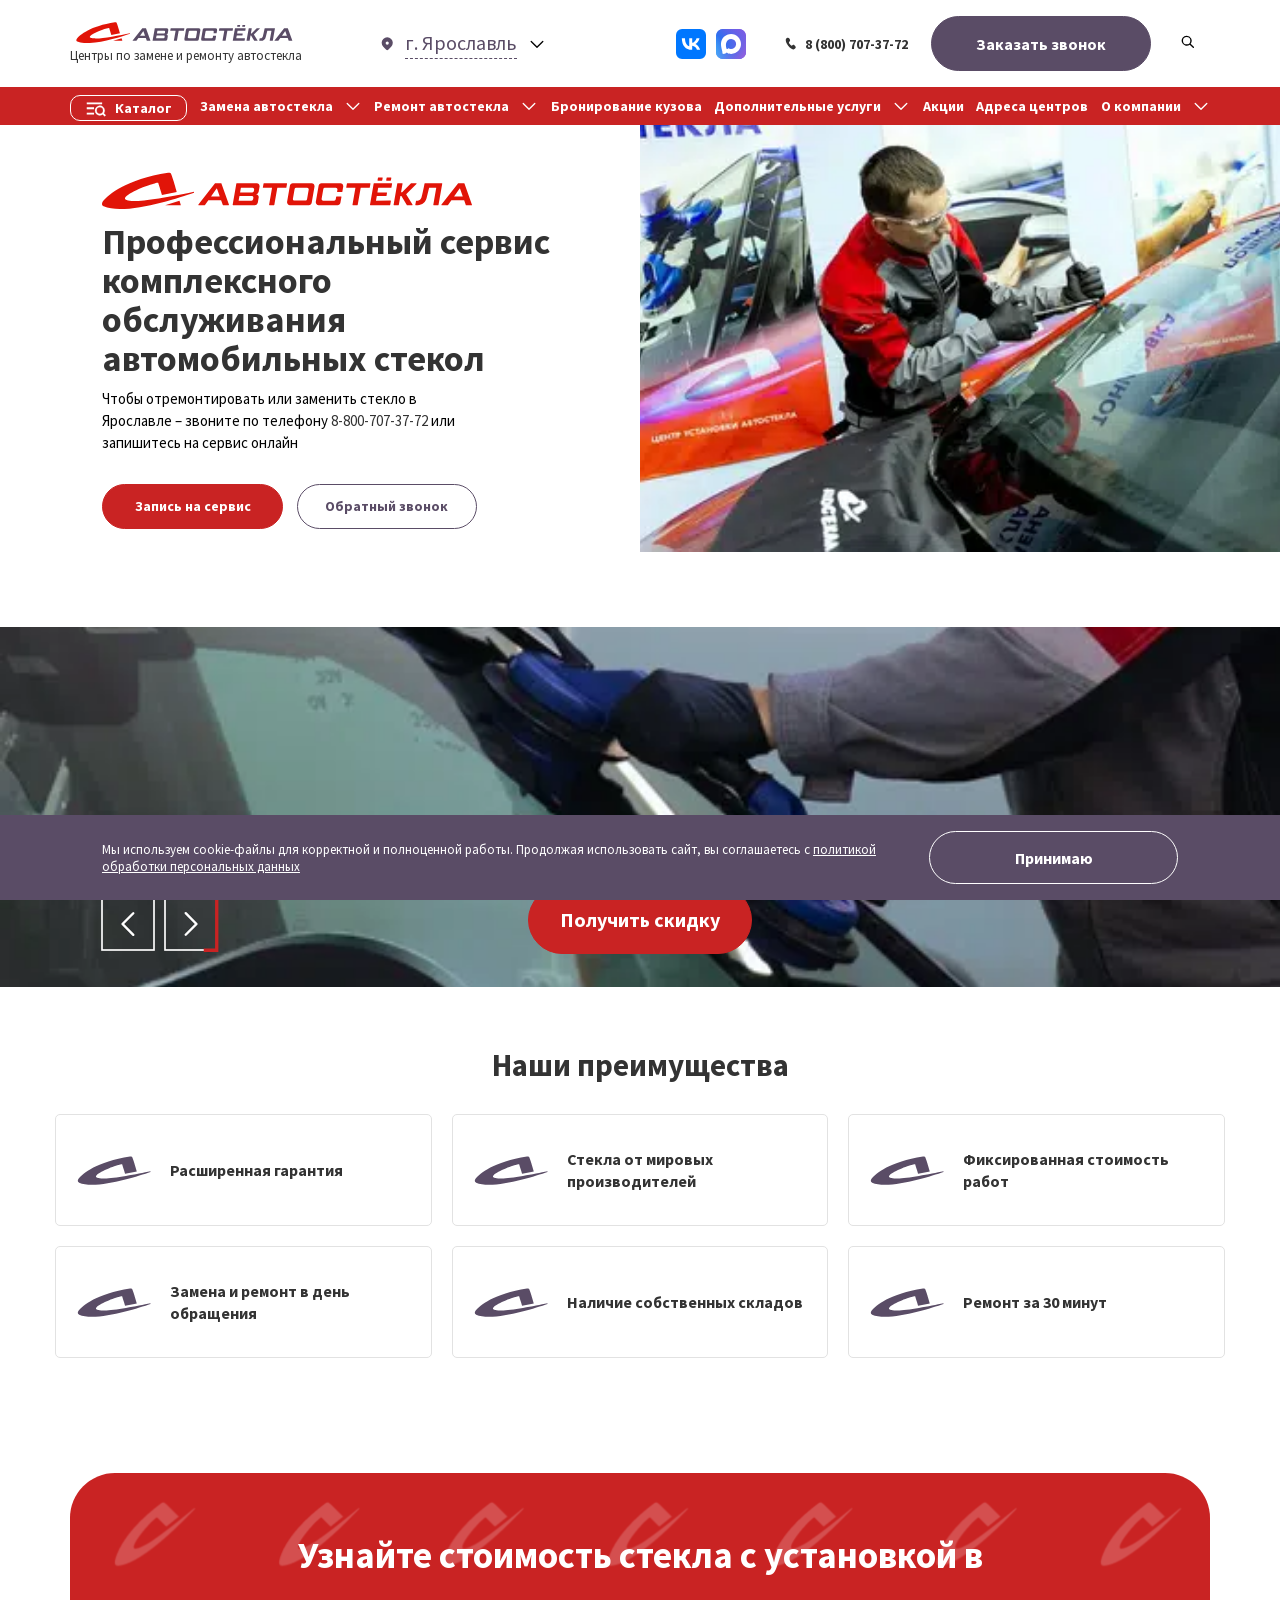
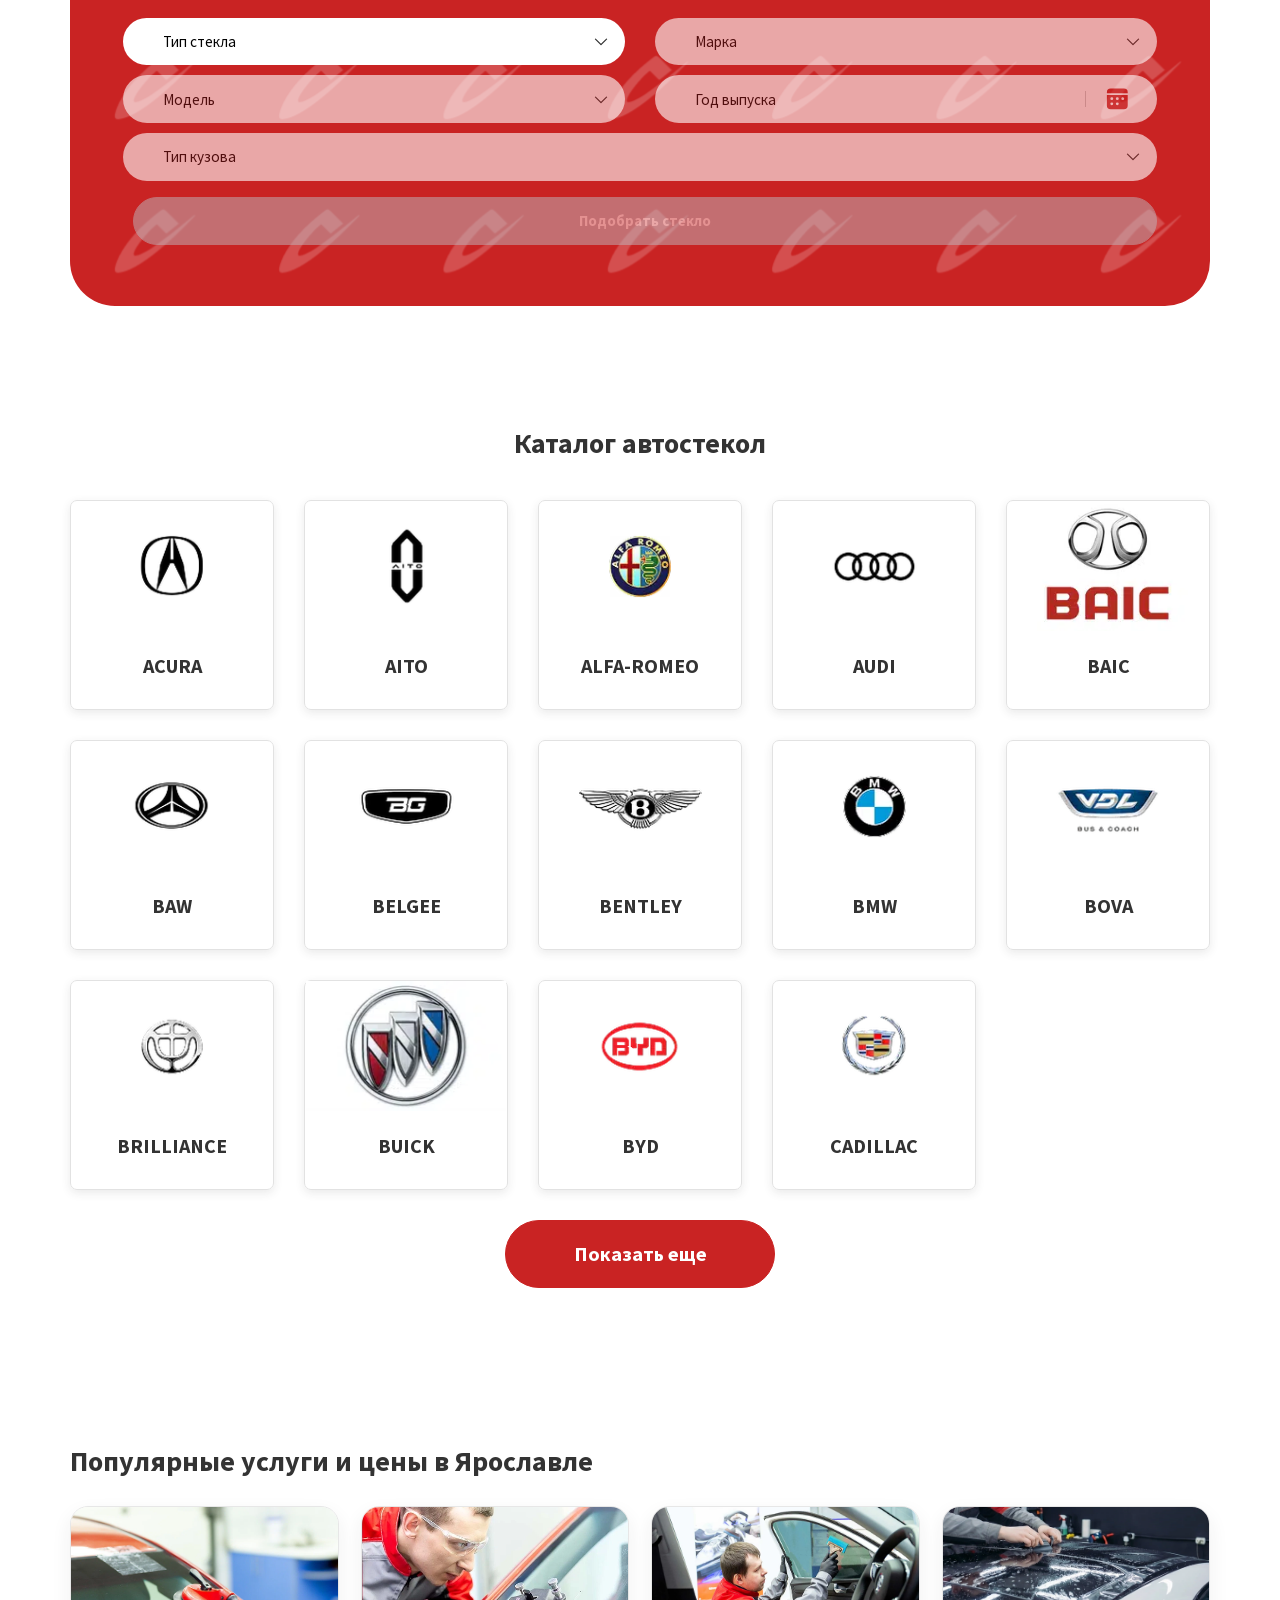
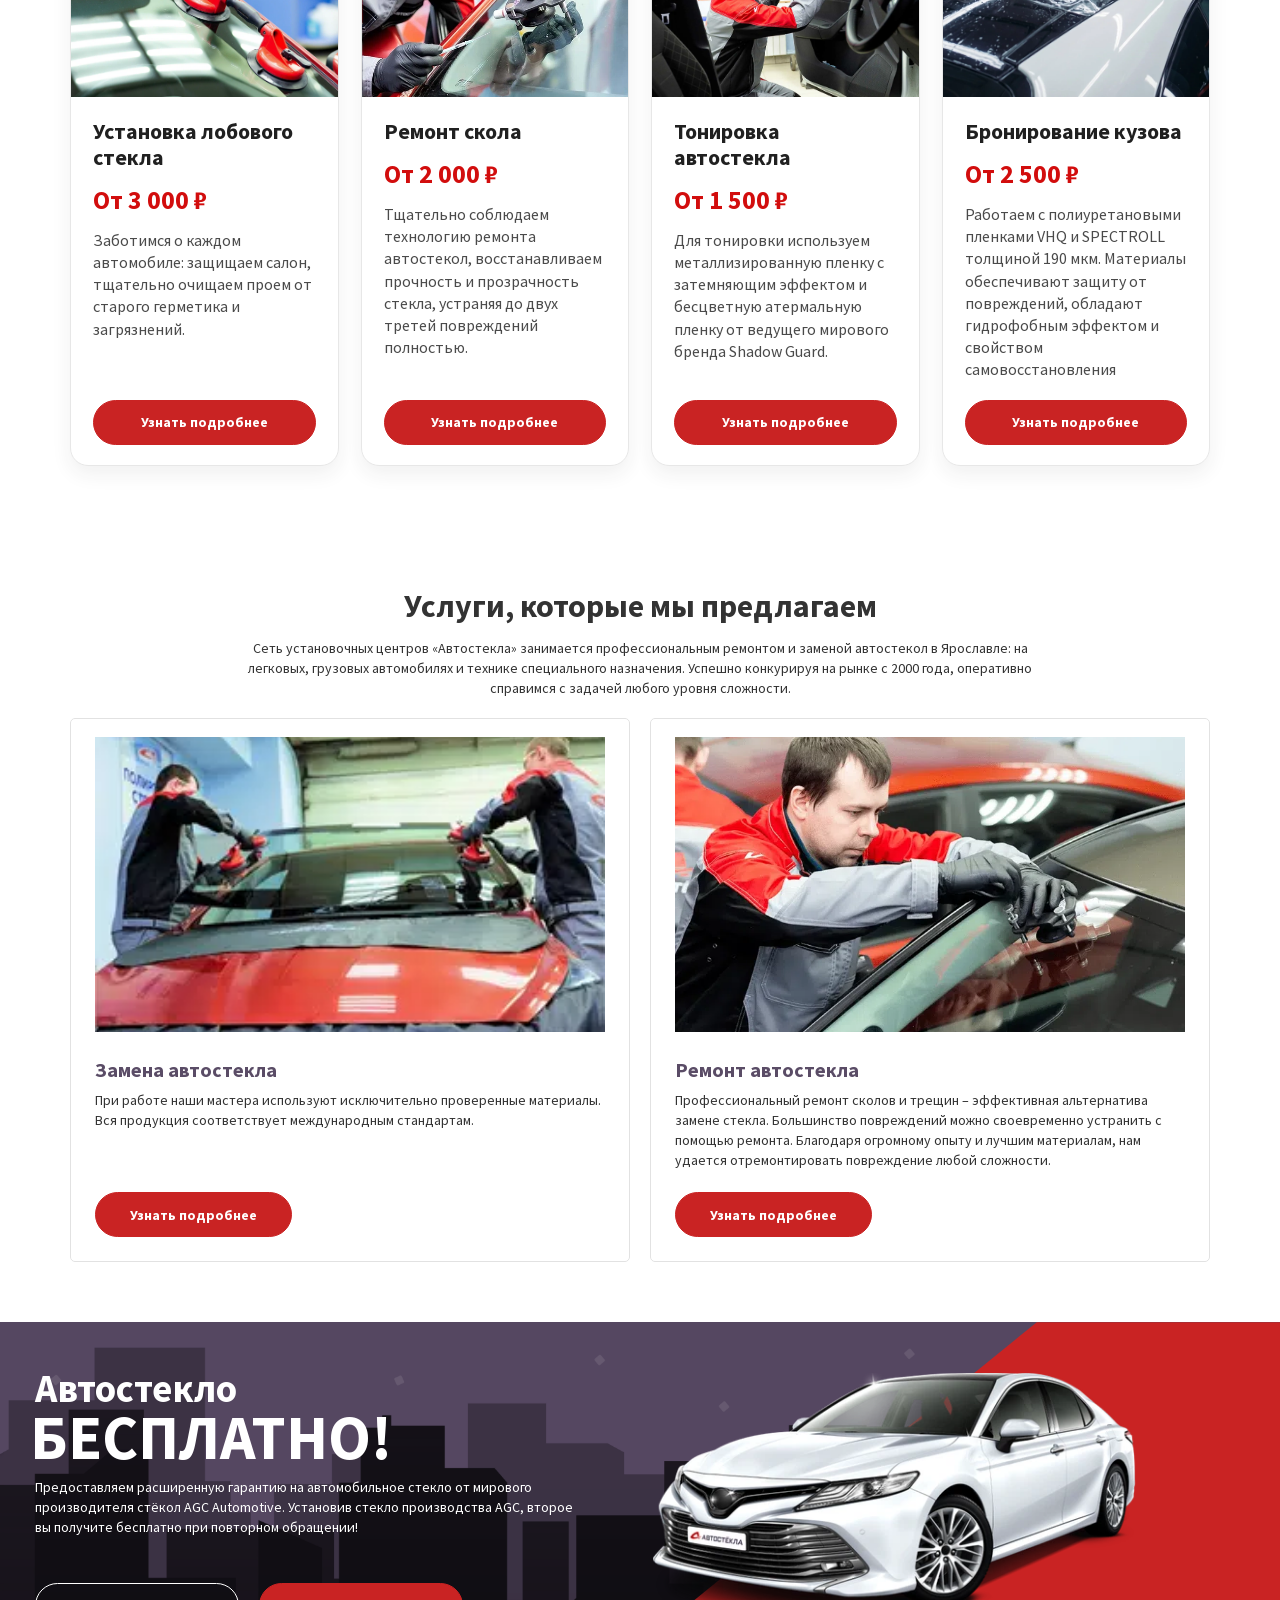
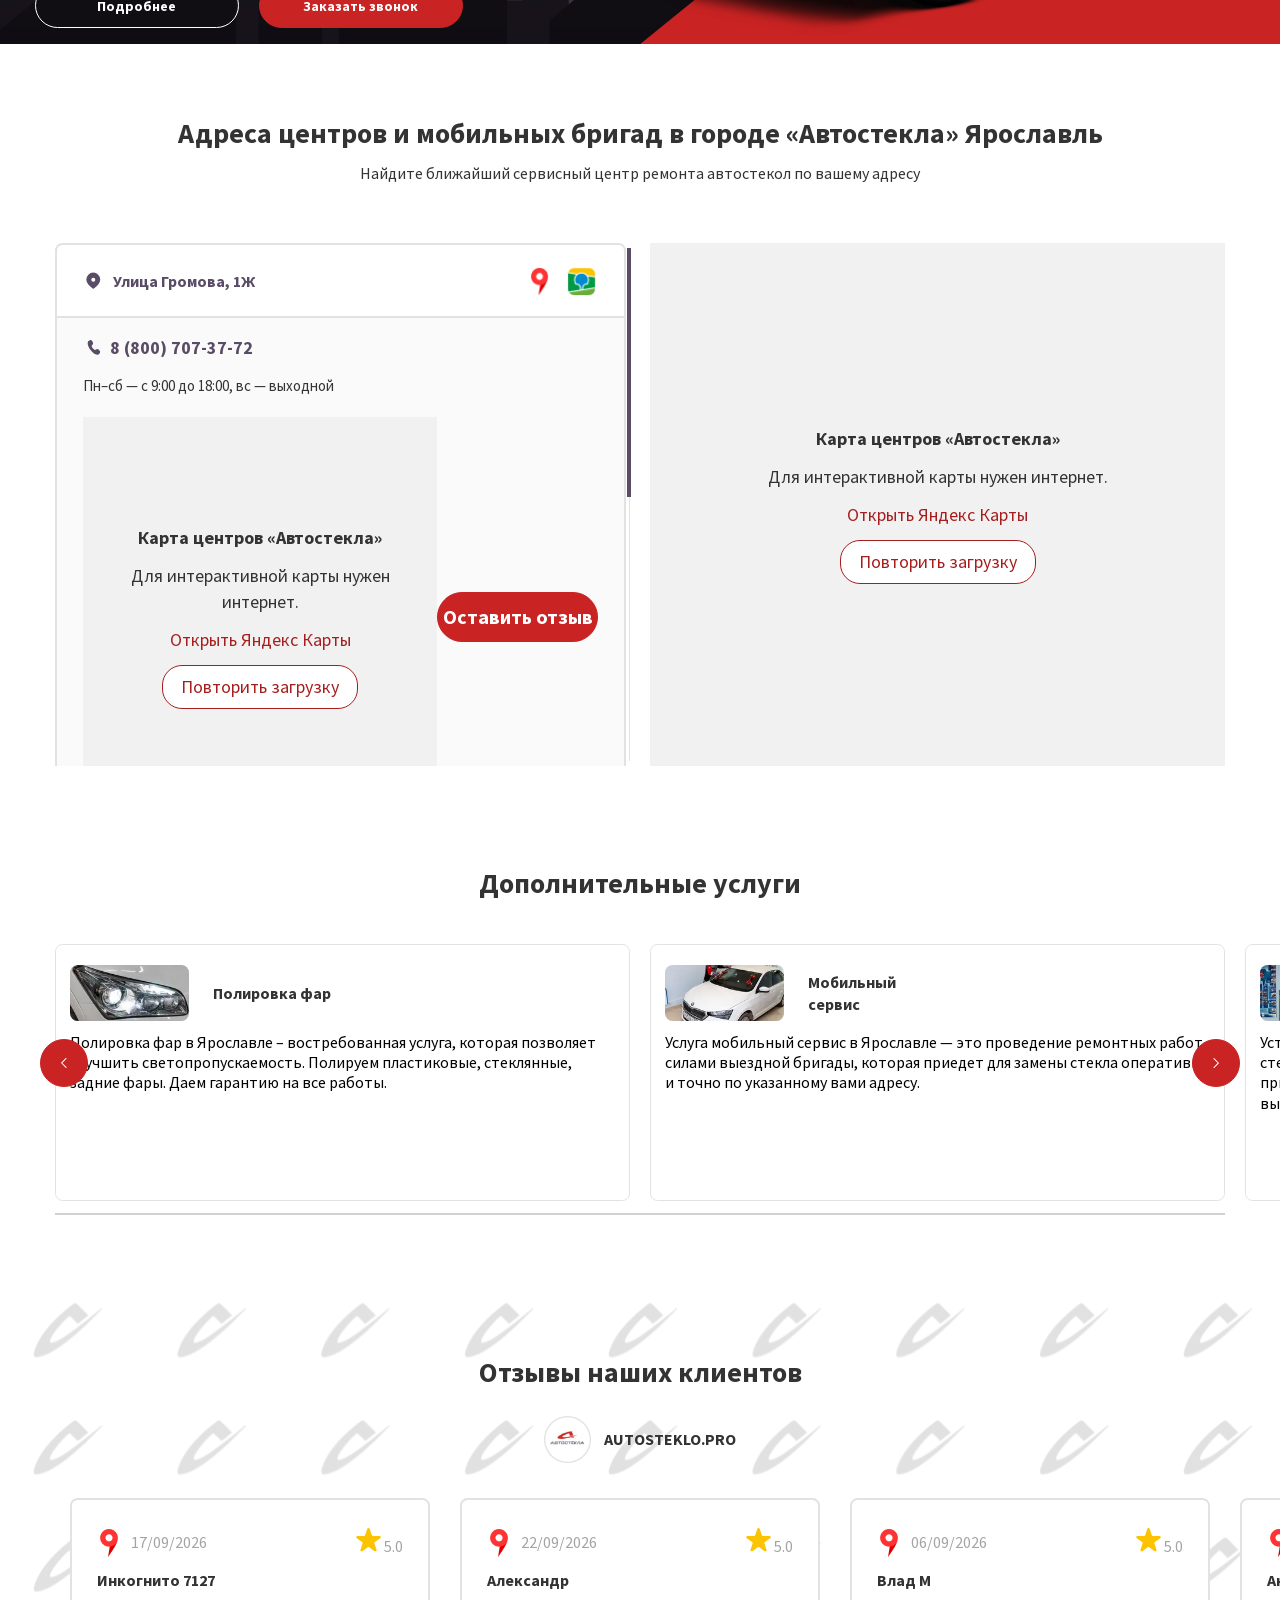
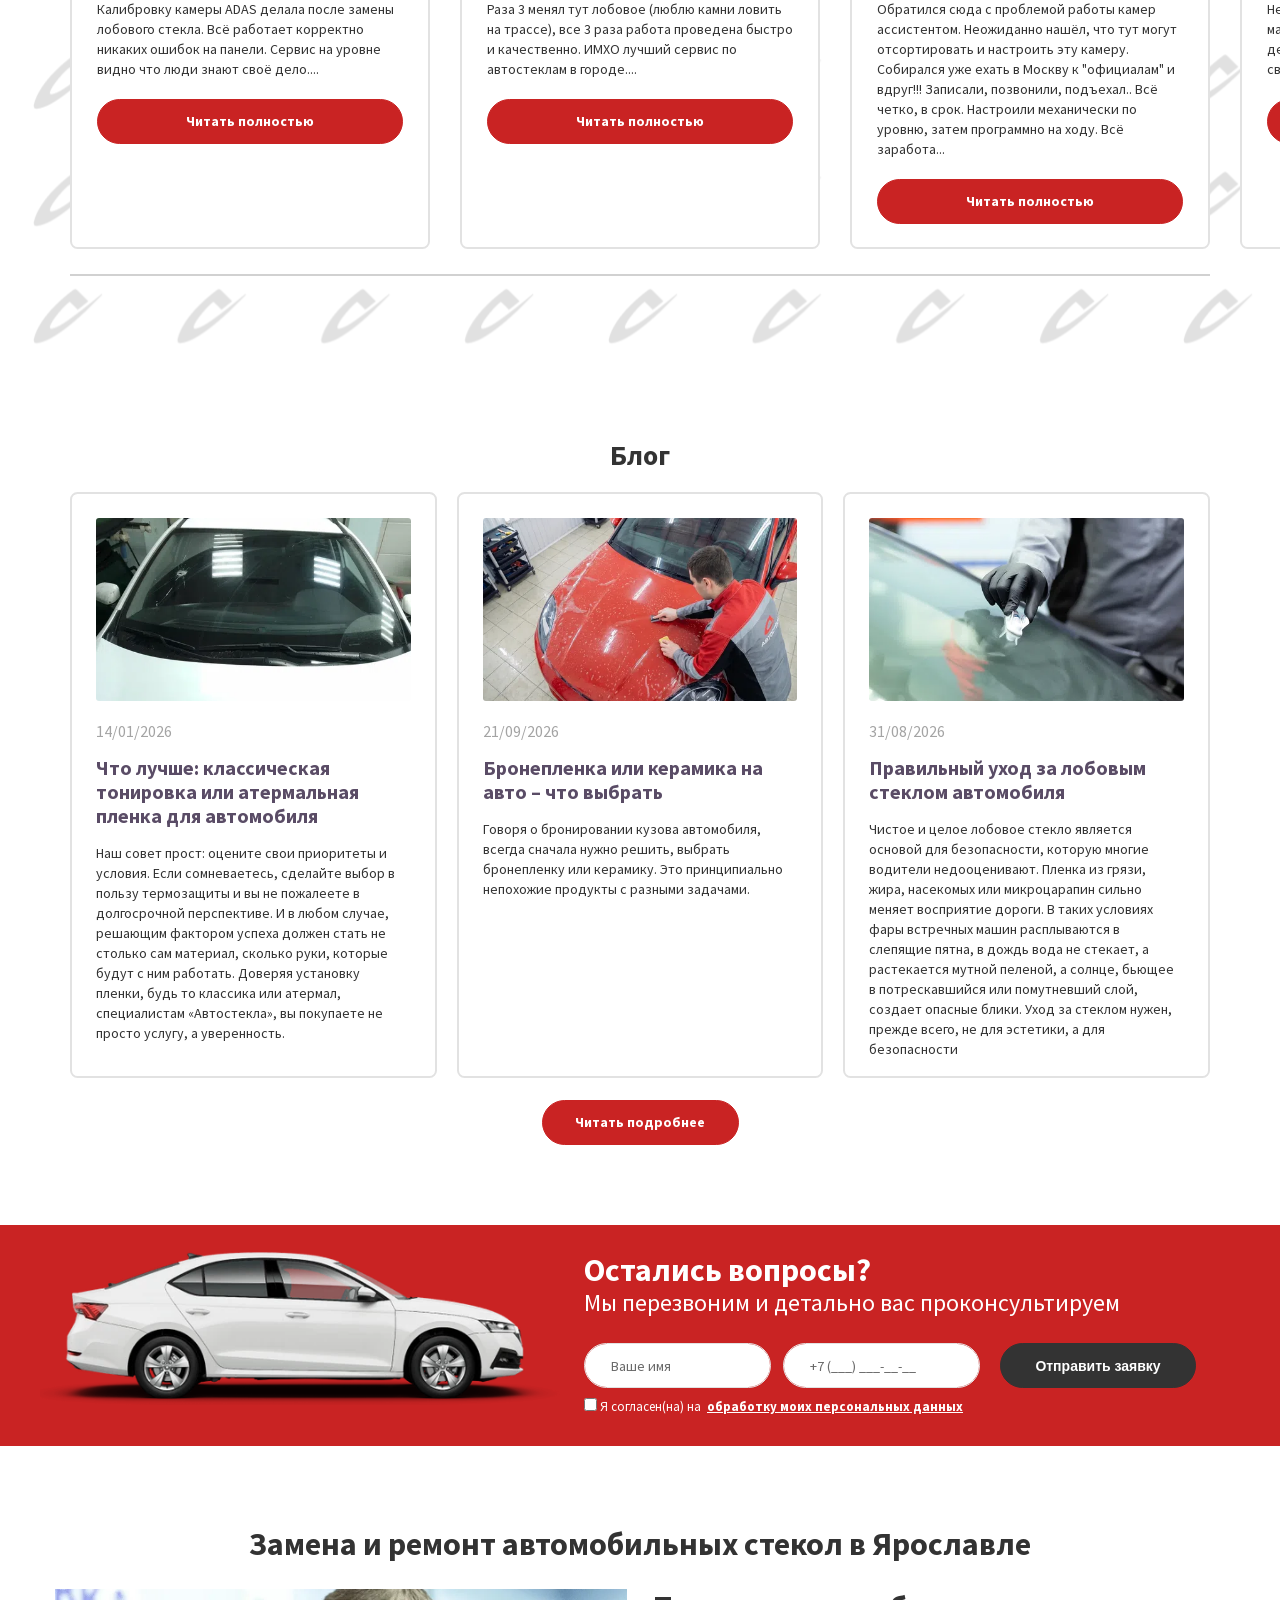
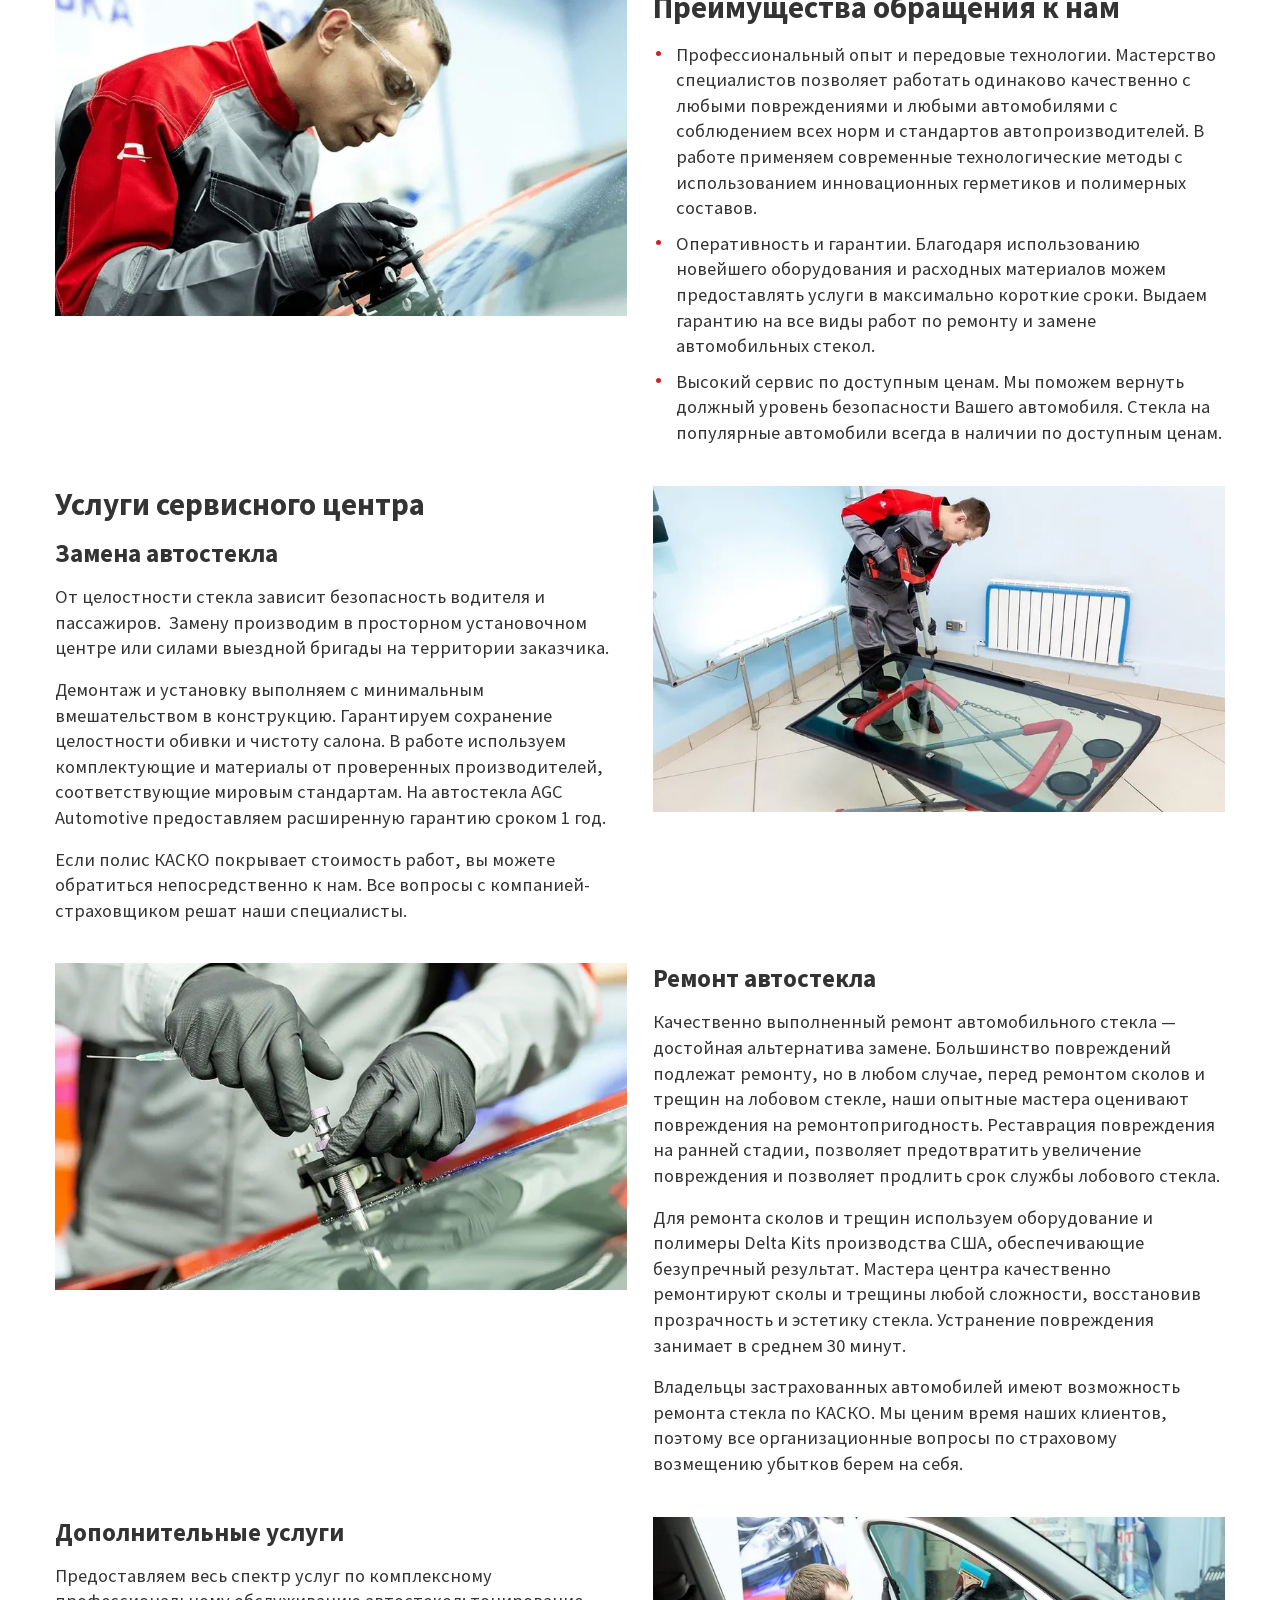
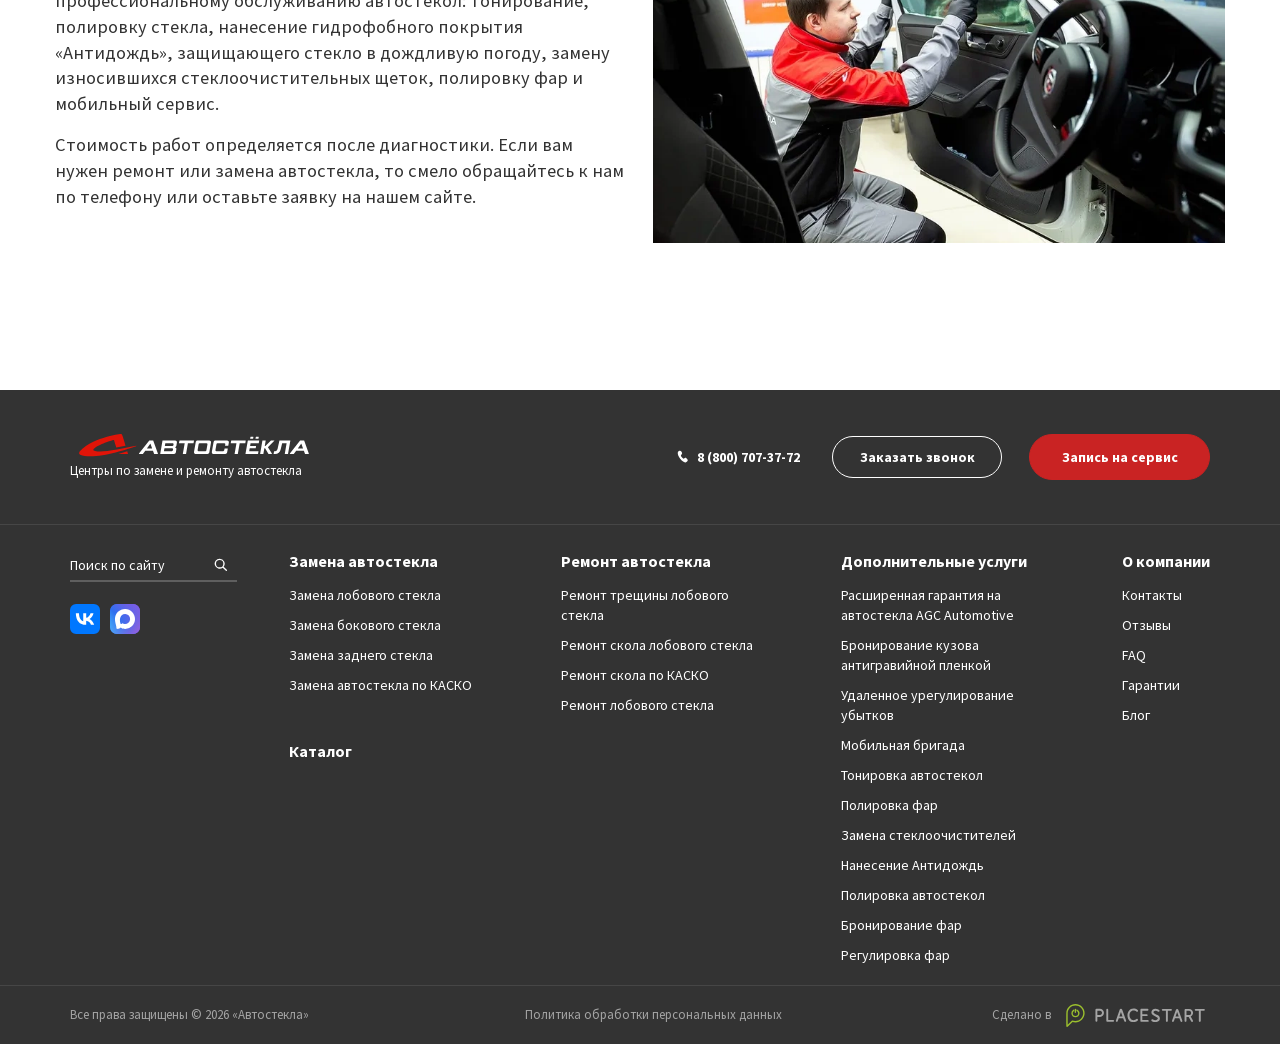
<file: index.html>
<!DOCTYPE html>

<html id="html" lang="ru">
<head>
<script>window.OFFLINE_ROOT="./";</script><script src="./offline-runtime.js"></script><meta content="width=device-width, initial-scale=1, maximum-scale=1, minimum-scale=1, user-scalable=no" name="viewport"/>
<meta charset="utf-8"/>
<link as="style" href="assets/source-sans-pro-99b4a2787fa4.css" rel="stylesheet"/>
<style>
                body {
                    font-family: -apple-system, BlinkMacSystemFont, "Segoe UI", Roboto, sans-serif;
                }
                @font-face{font-family:swiper-icons;src:url("data:application/font-woff;charset=utf-8;base64, [base64]//wADZ2x5ZgAAAywAAADMAAAD2MHtryVoZWFkAAABbAAAADAAAAA2E2+eoWhoZWEAAAGcAAAAHwAAACQC9gDzaG10eAAAAigAAAAZAAAArgJkABFsb2NhAAAC0AAAAFoAAABaFQAUGG1heHAAAAG8AAAAHwAAACAAcABAbmFtZQAAA/gAAAE5AAACXvFdBwlwb3N0AAAFNAAAAGIAAACE5s74hXjaY2BkYGAAYpf5Hu/j+W2+MnAzMYDAzaX6QjD6/4//Bxj5GA8AuRwMYGkAPywL13jaY2BkYGA88P8Agx4j+/8fQDYfA1AEBWgDAIB2BOoAeNpjYGRgYNBh4GdgYgABEMnIABJzYNADCQAACWgAsQB42mNgYfzCOIGBlYGB0YcxjYGBwR1Kf2WQZGhhYGBiYGVmgAFGBiQQkOaawtDAoMBQxXjg/wEGPcYDDA4wNUA2CCgwsAAAO4EL6gAAeNpj2M0gyAACqxgGNWBkZ2D4/wMA+xkDdgAAAHjaY2BgYGaAYBkGRgYQiAHyGMF8FgYHIM3DwMHABGQrMOgyWDLEM1T9/w8UBfEMgLzE////P/5//f/V/xv+r4eaAAeMbAxwIUYmIMHEgKYAYjUcsDAwsLKxc3BycfPw8jEQA/[base64]/uznmfPFBNODM2K7MTQ45YEAZqGP81AmGGcF3iPqOop0r1SPTaTbVkfUe4HXj97wYE+yNwWYxwWu4v1ugWHgo3S1XdZEVqWM7ET0cfnLGxWfkgR42o2PvWrDMBSFj/IHLaF0zKjRgdiVMwScNRAoWUoH78Y2icB/yIY09An6AH2Bdu/UB+yxopYshQiEvnvu0dURgDt8QeC8PDw7Fpji3fEA4z/PEJ6YOB5hKh4dj3EvXhxPqH/SKUY3rJ7srZ4FZnh1PMAtPhwP6fl2PMJMPDgeQ4rY8YT6Gzao0eAEA409DuggmTnFnOcSCiEiLMgxCiTI6Cq5DZUd3Qmp10vO0LaLTd2cjN4fOumlc7lUYbSQcZFkutRG7g6JKZKy0RmdLY680CDnEJ+UMkpFFe1RN7nxdVpXrC4aTtnaurOnYercZg2YVmLN/d/gczfEimrE/fs/bOuq29Zmn8tloORaXgZgGa78yO9/cnXm2BpaGvq25Dv9S4E9+5SIc9PqupJKhYFSSl47+Qcr1mYNAAAAeNptw0cKwkAAAMDZJA8Q7OUJvkLsPfZ6zFVERPy8qHh2YER+3i/BP83vIBLLySsoKimrqKqpa2hp6+jq6RsYGhmbmJqZSy0sraxtbO3sHRydnEMU4uR6yx7JJXveP7WrDycAAAAAAAH//wACeNpjYGRgYOABYhkgZgJCZgZNBkYGLQZtIJsFLMYAAAw3ALgAeNolizEKgDAQBCchRbC2sFER0YD6qVQiBCv/H9ezGI6Z5XBAw8CBK/m5iQQVauVbXLnOrMZv2oLdKFa8Pjuru2hJzGabmOSLzNMzvutpB3N42mNgZGBg4GKQYzBhYMxJLMlj4GBgAYow/P/PAJJhLM6sSoWKfWCAAwDAjgbRAAB42mNgYGBkAIIbCZo5IPrmUn0hGA0AO8EFTQAA");font-weight:400;font-style:normal}:root{--swiper-theme-color:#007aff}.swiper{margin-left:auto;margin-right:auto;position:relative;overflow:hidden;list-style:none;padding:0;z-index:1}.swiper-vertical>.swiper-wrapper{-ms-flex-direction:column;flex-direction:column}.swiper-wrapper{position:relative;width:100%;height:100%;z-index:1;display:-ms-flexbox;display:flex;transition-property:transform;box-sizing:content-box}.swiper-android .swiper-slide,.swiper-wrapper{transform:translateZ(0)}.swiper-pointer-events{-ms-touch-action:pan-y;touch-action:pan-y}.swiper-pointer-events.swiper-vertical{-ms-touch-action:pan-x;touch-action:pan-x}.swiper-slide{-ms-flex-negative:0;flex-shrink:0;width:100%;height:100%;position:relative;transition-property:transform}.swiper-slide-invisible-blank{visibility:hidden}.swiper-autoheight,.swiper-autoheight .swiper-slide{height:auto}.swiper-autoheight .swiper-wrapper{-ms-flex-align:start;align-items:flex-start;transition-property:transform,height}.swiper-backface-hidden .swiper-slide{transform:translateZ(0);backface-visibility:hidden}.swiper-3d,.swiper-3d.swiper-css-mode .swiper-wrapper{perspective:1200px}.swiper-3d .swiper-cube-shadow,.swiper-3d .swiper-slide,.swiper-3d .swiper-slide-shadow,.swiper-3d .swiper-slide-shadow-bottom,.swiper-3d .swiper-slide-shadow-left,.swiper-3d .swiper-slide-shadow-right,.swiper-3d .swiper-slide-shadow-top,.swiper-3d .swiper-wrapper{transform-style:preserve-3d}.swiper-3d .swiper-slide-shadow,.swiper-3d .swiper-slide-shadow-bottom,.swiper-3d .swiper-slide-shadow-left,.swiper-3d .swiper-slide-shadow-right,.swiper-3d .swiper-slide-shadow-top{position:absolute;left:0;top:0;width:100%;height:100%;pointer-events:none;z-index:10}.swiper-3d .swiper-slide-shadow{background:rgba(0,0,0,.15)}.swiper-3d .swiper-slide-shadow-left{background-image:linear-gradient(270deg,rgba(0,0,0,.5),rgba(0,0,0,0))}.swiper-3d .swiper-slide-shadow-right{background-image:linear-gradient(90deg,rgba(0,0,0,.5),rgba(0,0,0,0))}.swiper-3d .swiper-slide-shadow-top{background-image:linear-gradient(0deg,rgba(0,0,0,.5),rgba(0,0,0,0))}.swiper-3d .swiper-slide-shadow-bottom{background-image:linear-gradient(180deg,rgba(0,0,0,.5),rgba(0,0,0,0))}.swiper-css-mode>.swiper-wrapper{overflow:auto;scrollbar-width:none;-ms-overflow-style:none}.swiper-css-mode>.swiper-wrapper::-webkit-scrollbar{display:none}.swiper-css-mode>.swiper-wrapper>.swiper-slide{scroll-snap-align:start start}.swiper-horizontal.swiper-css-mode>.swiper-wrapper{-ms-scroll-snap-type:x mandatory;scroll-snap-type:x mandatory}.swiper-vertical.swiper-css-mode>.swiper-wrapper{-ms-scroll-snap-type:y mandatory;scroll-snap-type:y mandatory}.swiper-centered>.swiper-wrapper:before{content:"";-ms-flex-negative:0;flex-shrink:0;-ms-flex-order:9999;order:9999}.swiper-centered.swiper-horizontal>.swiper-wrapper>.swiper-slide:first-child{margin-inline-start:var(--swiper-centered-offset-before)}.swiper-centered.swiper-horizontal>.swiper-wrapper:before{height:100%;min-height:1px;width:var(--swiper-centered-offset-after)}.swiper-centered.swiper-vertical>.swiper-wrapper>.swiper-slide:first-child{margin-block-start:var(--swiper-centered-offset-before)}.swiper-centered.swiper-vertical>.swiper-wrapper:before{width:100%;min-width:1px;height:var(--swiper-centered-offset-after)}.swiper-centered>.swiper-wrapper>.swiper-slide{scroll-snap-align:center center}html{overflow-x:hidden}html.active{overflow:hidden}input{font-family:"Source Sans Pro",sans-serif}body{font-family:"Source Sans Pro",sans-serif;background:#fff}*,body{margin:0;padding:0}*{box-sizing:border-box}:focus{outline:none}a{font-family:"Source Sans Pro",sans-serif;text-decoration:none;transition:color .3s}a__icon{transition:fill .3s}a__text{transition:color .3s}.base-wrapper{width:100%;-ms-flex-pack:center;justify-content:center}.base-flex,.base-wrapper{display:-ms-flexbox;display:flex}.base-ai_c{-ms-flex-align:center;align-items:center}.base-jc-sb{-ms-flex-pack:justify;justify-content:space-between}.base-spacing{margin-bottom:clamp(66.66667px,5.20833vw,100px)}.base-links{display:-ms-flexbox;display:flex;margin-right:calc(.05312 * 100vw + -2px)}@media (max-width:1700px){.base-links{margin-right:calc(.00313 * 100vw + 9px)}}@media (min-width:1920px){.base-links{margin-right:100px}}.base-links a{display:-ms-flexbox;display:flex;-ms-flex-align:center;align-items:center}.base-links__item{height:36px;width:36px;margin-right:10px}.base-links__item-max{background:linear-gradient(90deg,#2E6FEF,#8758E3);border-radius:7px}.base-links__drive{width:88px;object-fit:cover;border-radius:5px}@media (max-width:1600px){.base-links__item{height:30px;width:30px}.base-links__drive{width:73.3px}}@media (max-width:1600px) and (max-width:1320px){.base-links__drive{width:58.7px}}@media (max-width:1600px) and (max-width:979px){.base-links{margin-left:auto;margin-right:15px}}.base__title{font-size:42px;line-height:48px;font-weight:700;color:#333;text-align:center;width:100%}@media (max-width:1440px){.base__title{font-size:28px;line-height:34px}}@media (max-width:979px){.base__title{font-size:22px;line-height:26px}}.base-container{width:1620px}@media (max-width:1700px){.base-container{width:1440px}}@media (max-width:1700px) and (max-width:1500px){.base-container{width:1290px}}@media (max-width:1700px) and (max-width:1500px) and (max-width:1320px){.base-container{width:1170px;padding:0 15px}}@media (max-width:1700px) and (max-width:1500px) and (max-width:1320px) and (max-width:1170px){.base-container{width:100%}}.base-container--center,.container{margin:0 auto}.container{width:1620px}@media (max-width:1700px){.container{width:1440px}}@media (max-width:1500px){.container{width:1290px}}@media (max-width:1320px){.container{width:1170px;padding:0 15px}}@media (max-width:1170px){.container{width:100%}}.theme-input--radio{cursor:pointer;display:grid;-ms-flex-align:center;align-items:center;grid-template-columns:26px 1fr;column-gap:12px}.theme-input--radio input{display:none}.theme-input--radio input:checked~p:after{background-color:#C92323}.theme-input--radio p{border:1px solid #5A4C66;border-radius:50%;display:-ms-flexbox;display:flex;-ms-flex-align:center;align-items:center;-ms-flex-pack:center;justify-content:center;width:26px;height:26px;position:relative}.theme-input--radio p:after{content:"";position:absolute;display:block;width:12px;height:12px;border-radius:50%;background-color:transparent;transition:all .3s ease}h1.base__title{font-size:48px;line-height:55px}@media (max-width:1440px){h1.base__title{font-size:32px;line-height:37px}}@media (max-width:979px){h1.base__title{font-size:24px;line-height:28px}}.scroll-loader{position:relative;width:100%;min-height:60px}.scroll-loader.hidden{display:none}.loader{position:absolute;left:50%;top:50%;transform:translate(-50%,-50%);border:4px solid #f3f3f3;border-top:4px solid #C92323;border-radius:50%;width:40px;height:40px;animation:spin 1s linear infinite}.a-btn{display:-ms-flexbox;display:flex;cursor:pointer;-ms-flex-align:center;align-items:center;-ms-flex-pack:center;justify-content:center;border-radius:180px;height:68px}.a-btn,.a-btn *{transition:border .2s,color .2s,background .2s;font-size:20px;line-height:30px;font-weight:700}@media (max-width:1170px){.a-btn,.a-btn *{font-size:16px;line-height:25px}}@media (max-width:1170px) and (max-width:979px){.a-btn,.a-btn *{font-size:13px;line-height:19px}}@media (max-width:1170px){.a-btn{height:52px}}@media (max-width:1170px) and (max-width:979px){.a-btn{height:42px}}.a-btn svg{transition:fill .2s}.a-btn-outline{background:#fff;border:1px solid #5A4C66;color:#5A4C66}.a-btn-outline:hover{background:#C92323;border:1px solid #C92323;color:#fff}.a-btn-outline_reversed{border:1px solid #fff;color:#fff;background:transparent}.a-btn-outline_reversed:hover{background:#fff;color:#5A4C66;border:1px solid #5A4C66}.a-btn-red{background:#E11408;border:1px solid #E11408}.a-btn-red2{background:#C92323;border:1px solid #C92323}.a-btn-red,.a-btn-red2{color:#fff}.a-btn-red2:hover,.a-btn-red:hover{background:#fff;color:#5A4C66;border:1px solid #5A4C66}.a-btn-black{color:white;background:#333;border:1px solid #333}.a-btn-black:hover{color:black;background:white}.a-btn.disabled{border:1px solid #BDBAC0;background:#BDBAC0;color:#fff;pointer-events:none}.button-to-top{position:fixed;right:clamp(5px,3.125vw,60px);bottom:40vh;height:clamp(104px,8.125vw,156px);width:clamp(45.33333px,3.54167vw,68px);background-color:#C92323;border:1px solid #C92323;border-radius:200px;display:-ms-flexbox;display:flex;-ms-flex-pack:center;justify-content:center;z-index:11;cursor:pointer;transition:all .3s ease;transform:translateX(calc(100% + 60px))}.button-to-top.active{transform:none}.button-to-top:hover{background-color:#fff}.button-to-top:hover svg{fill:#C92323}.button-to-top:hover span{color:#C92323}.button-to-top__wrapper{rotate:-90deg;display:-ms-flexbox;display:flex;-ms-flex-align:center;align-items:center;-ms-flex-pack:center;justify-content:center;gap:clamp(9.33333px,.72917vw,14px)}.button-to-top svg{width:clamp(12.66667px,.98958vw,19px);height:clamp(12.66667px,.98958vw,19px);rotate:90deg;fill:#fff;transition:all .3s ease}.button-to-top span{font-family:Source Sans Pro;font-size:clamp(14px,1.04167vw,20px);font-weight:700;line-height:120%;color:#fff;transition:all .3s ease}.catalog-menu{position:absolute;left:calc(.04063 * 100vw + 52px);width:-moz-fit-content;width:fit-content;padding:calc(.00625 * 100vw + 8px);transition:all .3s ease-in-out;display:none;pointer-events:none;opacity:0;transform:translateY(-10%);z-index:-1}.catalog-menu.active,.catalog-menu:hover{display:block;pointer-events:all;opacity:1;z-index:1;transform:translate(0)}.catalog-menu__wrapper{display:-ms-flexbox;display:flex;-ms-flex-direction:column;flex-direction:column;gap:calc(.00625 * 100vw + 8px);padding:calc(.00625 * 100vw + 8px);width:-moz-fit-content;width:fit-content;border:1px solid #E2E2E2;border-radius:7px;box-shadow:0 3px 10px 0 rgba(51,51,51,.101961);background-color:#fff}.catalog-menu-groups{position:relative;overflow:hidden}.catalog-menu-groups__item{display:none;pointer-events:none}.catalog-menu-groups__item.active{display:block;pointer-events:all}.catalog-menu-types{display:-ms-flexbox;display:flex;-ms-flex-pack:center;justify-content:center}.catalog-menu-types__item{position:relative;overflow:hidden;cursor:pointer;padding:calc(.00313 * 100vw + 4px) calc(.00625 * 100vw + 8px);font-weight:700;font-size:calc(.005 * 100vw + 10.4px);line-height:calc(.00937 * 100vw + 12px);color:#aaa;border:1px solid #aaa;transition:all .3s ease-in-out}.catalog-menu-types__item.active{background-color:#C92323;color:#fff;border-color:#C92323}.catalog-menu-types__item:not(.active):hover{color:#C92323;border-color:#C92323}.catalog-menu-types__item .link{position:absolute;width:100%;top:0;left:0;height:100%;display:-ms-flexbox;display:flex;-ms-flex-pack:center;justify-content:center;-ms-flex-align:center;align-items:center;color:#fff;transition:all .3s ease-in-out;transform:translateY(100%)}.catalog-menu-types__item .text{transition:all .3s ease-in-out}.catalog-menu-types__item.active:hover .link{transform:translate(0)}.catalog-menu-types__item.active:hover .text{transform:translateY(-150%)}.catalog-menu-types__item--first{border-top-left-radius:10px;border-bottom-left-radius:10px}.catalog-menu-types__item--last{border-top-right-radius:10px;border-bottom-right-radius:10px}.catalog-menu-marks{display:grid;grid-template-columns:repeat(auto-fill,minmax(150px,1fr));grid-template-rows:repeat(8,calc(.01875 * 100vw + 24px));grid-auto-flow:column;row-gap:calc(.00313 * 100vw + 4px);column-gap:calc(.00813 * 100vw + 9.4px)}.catalog-menu-marks__item{display:-ms-flexbox;display:flex;gap:calc(.00375 * 100vw + 4.8px);-ms-flex-align:center;align-items:center;width:calc(.05625 * 100vw + 72px);border-radius:10px;transition:all .33s ease-in-out}.catalog-menu-marks__item--more{grid-row:8;-ms-flex-item-align:end;align-self:end;width:-moz-fit-content;width:fit-content;height:calc(.015 * 100vw + 19.2px);background-color:#C92323;color:#fff;padding:calc(.00313 * 100vw + 4px) calc(.005 * 100vw + 6.4px);font-weight:700;font-size:calc(.005 * 100vw + 10.4px);line-height:calc(.00937 * 100vw + 12px)}.catalog-menu-marks__item--more svg{margin:0}.catalog-menu-marks__item:not(.catalog-menu-marks__item--more):hover{box-shadow:0 3px 10px 0 rgba(51,51,51,.101961)}.catalog-menu-marks__image-wrapper{width:calc(.01875 * 100vw + 24px);height:calc(.01875 * 100vw + 24px);display:-ms-flexbox;display:flex;-ms-flex-pack:center;justify-content:center;-ms-flex-align:center;align-items:center}.catalog-menu-marks__image{width:100%;height:100%;object-fit:cover}.catalog-menu-marks__name{color:#333333;font-weight:500;font-style:normal;font-size:calc(.005 * 100vw + 10.4px);line-height:calc(.00937 * 100vw + 12px)}.header{margin-bottom:150px;position:relative}@media (max-width:1650px){.header{margin-bottom:8.5vw}}@media (max-width:1340px){.header{margin-bottom:9.5vw}}@media (max-width:1230px){.header{margin-bottom:10vw}}.header-desktop{width:100%;background:#fff;z-index:12;position:fixed;top:0;left:0}.header-desktop-burger{cursor:pointer;width:55px;height:55px;margin-left:24px;border-radius:50%;background:#C92323;display:none;-ms-flex-pack:center;justify-content:center;-ms-flex-align:center;align-items:center}.header-desktop-burger__icon{height:14px;width:20px;display:-ms-flexbox;display:flex;-ms-flex-direction:column;flex-direction:column}.header-desktop-burger__line{width:100%;height:2px;background:#fff;border-radius:2px}.header-desktop-burger__line:not(:first-child){margin-top:4px}.header-desktop-burger.active .header-desktop-burger__line:first-child{animation:HDBurger1 .6s ease-in forwards}.header-desktop-burger.active .header-desktop-burger__line:nth-child(2){animation:HDBurger2 .6s ease-in forwards,HDBurger2Opacity .6s ease-in forwards}.header-desktop-burger.active .header-desktop-burger__line:last-child{animation:HDBurger3 .6s ease-in forwards}@keyframes HDBurger1{0%{transform:translateY(0)}50%{transform:translateY(6px) rotate(0deg)}60%{transform:translateY(6px) rotate(45deg)}to{transform:translateY(6px) rotate(405deg)}}@keyframes HDBurger2Opacity{0%,70%{opacity:1}71%,to{opacity:0}}@keyframes HDBurger2{0%,60%{transform:rotate(0deg)}to{transform:rotate(1turn)}}@keyframes HDBurger3{0%{transform:translateY(0)}50%{transform:translateY(-6px) rotate(0deg)}60%{transform:translateY(-6px) rotate(-45deg)}to{transform:translateY(-6px) rotate(315deg)}}.header-desktop-top{padding:16px 0;display:-ms-flexbox;display:flex;-ms-flex-pack:justify;justify-content:space-between}.header-desktop__left,.header-desktop__right{display:-ms-flexbox;display:flex;-ms-flex-align:center;align-items:center;position:relative}.header-desktop-logo__svg{width:calc(213px + (100vw - 1170px) * .14133);height:calc(20px + (100vw - 1170px) * .01467)}.header-desktop-logo__text{font-size:20px;line-height:27px;color:dimgray}@media (max-width:1600px){.header-desktop-logo__text{font-size:16px;line-height:20px;color:#333}}@media (max-width:1600px) and (max-width:1320px){.header-desktop-logo__text{font-size:13px;line-height:18px;color:#333}}.header-desktop-domains{margin-left:calc(77px + (100vw - 1280px) * .06094)}.header-desktop-domains,.header-desktop-domains__wrapper{display:-ms-flexbox;display:flex;-ms-flex-align:center;align-items:center}.header-desktop-domains__wrapper .header-desktop-menu-link__icon{fill:black}.header-desktop-domains__wrapper:hover .header-desktop-menu-link__icon{fill:#C92323}.header-desktop-domains__svg{width:24px;height:24px;fill:#5A4C66}@media (max-width:1600px){.header-desktop-domains__svg{width:16px;height:16px}}.header-desktop-domains__domain{margin-left:10px;font-size:20px;line-height:30px;color:#333;color:#5A4C66;border-bottom:1px dashed #5A4C66}.header-desktop-domains:hover .header-desktop-domains__svg{fill:#C92323}.header-desktop-domains:hover .header-desktop-domains__domain{color:#C92323;border-bottom:1px dashed #C92323}.header-desktop-phone{margin-left:13px;display:-ms-flexbox;display:flex;-ms-flex-align:center;align-items:center;font-size:22px;line-height:30px;font-weight:bold;color:#333}.header-desktop-phone__icon{height:24px;width:24px;fill:#333;margin-right:10px}@media (max-width:1600px){.header-desktop-phone__icon{height:16px;width:16px;margin-right:7px}}@media (max-width:1600px){.header-desktop-phone{font-size:18px;line-height:24px;color:#333}}@media (max-width:1600px) and (max-width:1320px){.header-desktop-phone{font-size:14px;line-height:20px;color:#333}}.header-desktop-phone:hover{color:#C92323}.header-desktop-phone:hover .header-desktop-phone__icon{fill:#C92323}.header-desktop__callback{width:271px;height:68px;margin-left:23px;background:#5A4C66;color:#fff;font-size:20px;line-height:30px;font-weight:700}@media (max-width:1600px){.header-desktop__callback{width:240px;height:60.2214px;font-size:18px;line-height:24px;font-weight:700}}@media (max-width:1600px) and (max-width:1320px){.header-desktop__callback{width:220px;height:55.20295px;font-size:16px;line-height:20px;font-weight:700}}.header-desktop-phone,.header-desktop__callback{opacity:1;transition:opacity .3s}.header-desktop-phone.hidden,.header-desktop__callback.hidden{opacity:0}.header-desktop-search{position:relative;overflow:hidden;height:53px;width:431px;border:1px solid #5A4C66;border-radius:180px;background:#fff}.header-desktop-search-wrapper{position:absolute;opacity:1!important;top:0;height:100%;padding-left:40px;right:-40vw;display:-ms-flexbox;display:flex;z-index:13;transition:right .3s ease-in-out;-ms-flex-align:center;align-items:center}.header-desktop-search-wrapper.active{right:0}.header-desktop-search-wrapper.hidden{display:none}.header-desktop-search-btn{cursor:pointer;margin-left:17px;padding:14px}.header-desktop-search-btn__icon{height:34px;width:34px}@media (max-width:1600px){.header-desktop-search-btn{margin-left:15.44px}.header-desktop-search-btn__icon{width:16px;height:16px}}.header-desktop-search-button{position:absolute;left:0;top:0;height:100%;width:70px;display:-ms-flexbox;display:flex;-ms-flex-pack:center;justify-content:center;-ms-flex-align:center;align-items:center}.header-desktop-search-button__icon{width:24px;height:24px;fill:#5A4C66}.header-desktop-search-button:focus .header-desktop-search-button__icon{fill:#C92323}.header-desktop-search__input{width:100%;height:100%;border:none;-moz-appearance:none;appearance:none;padding:0 40px 0 70px;font-size:18px;line-height:24px;color:#333}.header-desktop-menu{background:#C92323;height:calc(37.75px + (100vw - 1280px) * .04258);width:100%;transition:all .3s ease}.header-desktop-menu__container{display:-ms-flexbox;display:flex;-ms-flex-pack:justify;justify-content:space-between}.header-desktop-menu-link{position:relative;height:100%;-ms-flex-align:center;align-items:center;display:-ms-flexbox;display:flex;font-size:20px;line-height:30px;font-weight:700;color:#fff}.header-desktop-menu-link--menu{border:1px solid #FFFFFF;border-radius:10px;padding:calc(.00313 * 100vw + 4px) calc(.00562 * 100vw + 7.2px);margin-top:calc(.00313 * 100vw + 4px);margin-bottom:calc(.00313 * 100vw + 4px);height:69%}.header-desktop-menu-link--menu:before{content:"";position:absolute;top:calc(-.00313 * 100vw + -4px);bottom:calc(-.00313 * 100vw + -4px);left:-20px;right:-20px;pointer-events:auto;z-index:1}.header-desktop-menu-link--menu .header-desktop-menu-link__icon{width:calc(.00375 * 100vw + 16.8px);height:calc(.00375 * 100vw + 16.8px);stroke:#fff;stroke-width:.1px;margin-left:0;margin-right:calc(0 * 100vw + 8px)}.header-desktop-menu-link-submenu{top:100%;left:0;width:100%;z-index:12;background:#fff;box-shadow:0 9px 28px rgba(0,0,0,.1);border-radius:5px;position:absolute;padding:20px;display:none}.header-desktop-menu-link-submenu__item{font-size:16px;line-height:24px;color:#333;display:block;padding:6px 0;width:100%;font-weight:normal}.header-desktop-menu-link-submenu__item:visited{color:#333}.header-desktop-menu-link-submenu__item:hover{color:#E11408}.header-desktop-menu-link__icon{height:18px;width:18px;margin-left:11px;fill:#fff}.header-desktop-menu-link:hover .header-desktop-menu-link-submenu{display:block}@media (max-width:1600px){.header-desktop-menu-link{font-size:18px;line-height:24px;font-weight:700;color:#fff}.header-desktop-menu__icon{margin-left:7px;height:16px;width:16px}}@media (max-width:1600px) and (max-width:1320px){.header-desktop-menu{height:37.75px}.header-desktop-menu-link{font-size:14px;line-height:20px;font-weight:700;color:#fff}.header-desktop-menu__icon{margin-left:5px;height:12px;width:12px}}.header-desktop-sticky-menu{width:536px;position:fixed;background:#fff;height:calc(100vh - 100px);right:0;z-index:14;display:none;top:100px}@media (max-width:1600px){.header-desktop-sticky-menu{height:calc(100vh - 92px);top:92px}}@media (max-width:1600px) and (max-width:1320px){.header-desktop-sticky-menu{top:87px;height:calc(100vh - 87px)}}.header-desktop-sticky-menu.active{display:block}.header-desktop-sticky-menu-item{display:-ms-flexbox;display:flex;border-top:1px solid #CDCDCD}.header-desktop-sticky-menu-item:last-child{border-bottom:1px solid #CDCDCD}.header-desktop-sticky-menu-item--red{background-color:#E11408}.header-desktop-sticky-menu-item--red .header-desktop-sticky-menu-item__link{color:#fff}.header-desktop-sticky-menu-item--red .header-desktop-sticky-menu-item__icon{fill:#fff}.header-desktop-sticky-menu-item__link{display:-ms-flexbox;display:flex;width:-moz-fit-content;width:fit-content;padding:20px 35px;font-size:20px;line-height:30px;font-weight:700;color:#333}.header-desktop-sticky-menu-item__subitems_btn{-ms-flex:1;flex:1;padding:0 35px;cursor:pointer;display:-ms-flexbox;display:flex;-ms-flex-pack:end;justify-content:flex-end;-ms-flex-align:center;align-items:center}.header-desktop-sticky-menu-item__icon{height:18px;width:18px;transform:rotate(-90deg)}.header-desktop-sticky-menu-item-children{position:fixed;z-index:10;right:-200%;top:100px;background:#fff;height:calc(100vh - 100px);width:536px;overflow-y:scroll;transition:right .3s ease-in-out;padding-bottom:12px}.header-desktop-sticky-menu-item-children-back{display:-ms-flexbox;display:flex;padding:15px;-ms-flex-align:center;align-items:center;height:54px;border-top:1px solid #CDCDCD;border-bottom:1px solid #CDCDCD;background:#5A4C66}.header-desktop-sticky-menu-item-children-back__text{font-size:16px;line-height:20px;font-weight:700;color:#fff}.header-desktop-sticky-menu-item-children-item{padding:15px;font-size:18px;line-height:26px;font-weight:700;color:#333;border-bottom:1px solid #CDCDCD;display:block}@media (max-width:1600px){.header-desktop-sticky-menu-item-children{height:calc(100vh - 92px);top:92px}}@media (max-width:1600px) and (max-width:1320px){.header-desktop-sticky-menu-item-children{top:87px;height:calc(100vh - 87px)}}.header-desktop-sticky-menu-item.active+.header-desktop-sticky-menu-item-children{right:0}.header-desktop.sticky .header-desktop-menu{height:0;overflow:hidden}.header-desktop.sticky .header-desktop-burger{display:-ms-flexbox;display:flex}.header-desktop.sticky .header-desktop-top{padding:16px 0}.header-desktop.sticky .header-desktop-search-btn{display:none}.header-domain_select{position:absolute;top:calc(134px + (100vw - 1170px) * .03733);width:100%;height:calc(100vh - 134px);opacity:0;transition:opacity .3s;z-index:-1;padding:50px 75px;overflow-y:scroll}@media (max-width:1170px){.header-domain_select{top:120px;position:fixed;top:0;height:100vh}}.header-domain_select-top{width:100%;display:-ms-flexbox;display:flex;-ms-flex-align:center;align-items:center;-ms-flex-pack:justify;justify-content:space-between}.header-domain_select-search{position:relative;border:1px solid #E2E2E2;border-radius:180px;height:68px;width:674px}@media (max-width:1170px){.header-domain_select-search{height:52px}}@media (max-width:1170px) and (max-width:979px){.header-domain_select-search{height:42px}}@media (max-width:979px){.header-domain_select-search{width:calc(100% - 60px)}}.header-domain_select-search-button{position:absolute;right:0;top:0;height:100%;width:64px;display:-ms-flexbox;display:flex;-ms-flex-pack:center;justify-content:center;-ms-flex-align:center;align-items:center}.header-domain_select-search-button__icon{width:24px;height:24px;fill:#5A4C66}.header-domain_select-search-button:focus .header-domain_select-search-button__icon{fill:#C92323}.header-domain_select-search__input{border:none;-moz-appearance:none;appearance:none;font-size:16px;line-height:24px;border-radius:180px;color:#333;padding:0 64px 0 20px;height:100%;width:100%}.header-domain_select-search__input::-webkit-input-placeholder{font-size:16px;line-height:24px;color:#878787}.header-domain_select-search__input::-moz-placeholder{font-size:16px;line-height:24px;color:#878787}.header-domain_select-search__input::-ms-input-placeholder{font-size:16px;line-height:24px;color:#878787}.header-domain_select-search__input::placeholder{font-size:16px;line-height:24px;color:#878787}.header-domain_select-domains{margin-top:36px;columns:7}@media (max-width:1920px){.header-domain_select-domains{columns:5}}@media (max-width:1920px) and (max-width:1600px){.header-domain_select-domains{columns:4}}@media (max-width:1920px) and (max-width:1600px) and (max-width:979px){.header-domain_select-domains{columns:3}}@media (max-width:1920px) and (max-width:1600px) and (max-width:979px) and (max-width:767px){.header-domain_select-domains{columns:2}}@media (max-width:1920px) and (max-width:1600px) and (max-width:979px) and (max-width:767px) and (max-width:600px){.header-domain_select-domains{columns:1}}.header-domain_select-domains-item{display:-ms-flexbox;display:flex;-moz-column-break-inside:avoid;break-inside:avoid-column;margin-top:-5.5px}.header-domain_select-domains-item-domain{padding:12.5px;font-weight:500;font-size:16px;display:block;line-height:24px;color:#333}.header-domain_select-domains-item-domain:hover{color:#E11408;text-decoration:underline}.header-domain_select-domains-item-domain.hidden{display:none}.header-domain_select-domains-item__letter{margin-top:5.5px;min-height:37px;min-width:37px;height:37px;width:37px;font-weight:900;font-size:16px;line-height:24px;display:-ms-flexbox;display:flex;-ms-flex-align:center;align-items:center;-ms-flex-pack:center;justify-content:center;border-radius:8px;border:1px solid #E2E2E2;color:#333;margin-right:19px}.header-domain_select-domains-item.hidden{display:none}.header-domain_select__close{cursor:pointer;height:40px;width:40px;fill:#5A4C66}@media (max-width:979px){.header-domain_select__close{height:36px;width:36px}}.header.domain-select{height:150px}.header.domain-select .header-domain_select{background:#fff;opacity:1;z-index:10}.header.domain-select .header-desktop-bottom{display:none}@media (max-width:1170px){.header.domain-select .header-domain_select{z-index:14;padding:25px 40px}}@media (max-width:1170px) and (max-width:767px){.header.domain-select .header{padding:15px 20px}}.header-wrapper{width:100%}.header-mobile{top:0;left:0;position:fixed;width:100%;z-index:13}.header-mobile-top{height:64px;border-bottom:1px solid #E2E2E2;position:relative;background:#fff}.header-mobile-top-menu{height:100%;width:60px;display:-ms-flexbox;display:flex;-ms-flex-align:center;align-items:center;-ms-flex-pack:center;justify-content:center;padding-bottom:4px}.header-mobile-top-menu__icon{height:24px;width:24px;fill:#5A4C66}.header-mobile-top-menu__icon:first-child{display:-ms-flexbox;display:flex}.header-mobile-top-menu.active .header-mobile-top-menu__icon:first-child,.header-mobile-top-menu__icon:last-child{display:none}.header-mobile-bottom,.header-mobile-top-menu.active .header-mobile-top-menu__icon:last-child{display:-ms-flexbox;display:flex}.header-mobile-bottom{height:56px;-ms-flex-align:center;align-items:center;padding:8px 15px;-ms-flex-pack:justify;justify-content:space-between;background:#fff}.header-mobile-menu{position:fixed;left:-200%;top:121px;background:#fff;height:calc(100vh - 121px);width:100%;z-index:13;transition:left .3s ease-in-out;overflow-y:scroll}.header-mobile-menu-top{height:54px;width:100%;padding:0 15px;display:-ms-flexbox;display:flex;background:#C92323;-ms-flex-align:center;align-items:center;font-size:16px;line-height:24px;font-weight:700;color:#fff}.header-mobile-menu-top svg{fill:#fff}.header-mobile-menu-bg{position:fixed;left:0;top:0;height:100vh;width:100vw;background:rgba(0,0,0,.37);transition:opacity .2s;z-index:-2;opacity:0}.header-mobile-menu-bg.active{z-index:12;opacity:1}.header-mobile-menu.active{left:0}.header-mobile-menu-catalog{width:100%}.header-mobile-menu-catalog-children{position:fixed;z-index:10;left:-200%;top:120px;background:#fff;height:calc(100vh - 121px);width:100%;overflow:auto;transition:left .3s ease-in-out}.header-mobile-menu-catalog-children-back{display:-ms-flexbox;display:flex;padding:15px;-ms-flex-align:center;align-items:center;height:54px;border-top:1px solid #E2E2E2;border-bottom:1px solid #E2E2E2;background:#F9F9F9}.header-mobile-menu-catalog-children-back__text{font-size:16px;line-height:24px;color:#333}.header-mobile-menu-catalog-children-back__icon{margin-right:7px;width:12px;height:12px;fill:#333;transform:rotate(90deg)}.header-mobile-menu-catalog-children-item{padding:15px;font-size:16px;line-height:24px;color:#333;border-bottom:1px dashed #E2E2E2;display:block}.header-mobile-menu-catalog-children-item:last-child{margin-bottom:200px}.header-mobile-menu-catalog-item{display:-ms-flexbox;display:flex;-ms-flex-align:center;align-items:center;border-bottom:1px solid #E2E2E2;width:100%}.header-mobile-menu-catalog-item--red{background:#C92323}.header-mobile-menu-catalog-item--red .header-mobile-menu-catalog-item__text{font-size:16px;line-height:24px;font-weight:700;color:#fff}.header-mobile-menu-catalog-item--red .header-mobile-menu-catalog-item__icon{fill:#fff}.header-mobile-menu-catalog-item__text{font-size:18px;line-height:24px;font-weight:700;color:#333;min-width:-moz-fit-content;min-width:fit-content;max-width:calc(100% - 36px);padding:15px 0 15px 15px}.header-mobile-menu-catalog-item__subitems_btn{cursor:pointer;display:-ms-flexbox;display:flex;-ms-flex-align:center;align-items:center;-ms-flex-pack:end;justify-content:end;width:100%;padding:15px}.header-mobile-menu-catalog-item__icon{width:12px;height:12px;margin-left:20px;transform:rotate(-90deg);fill:#333}.header-mobile-menu-catalog-item.active+.header-mobile-menu-catalog-children{left:0}.header-mobile-menu-catalog-item-wrapper{display:grid;grid-template-columns:55% 45%;padding:0 calc(.01125 * 100vw + 8.4px)}.header-mobile-logo{position:absolute;top:0;left:calc(50% - 100px);height:100%;display:-ms-flexbox;display:flex;-ms-flex-direction:column;flex-direction:column;-ms-flex-align:center;align-items:center;-ms-flex-pack:center;justify-content:center}.header-mobile-logo__svg{height:17.9px;width:184.5px}.header-mobile-logo__text{margin-left:calc(12px + (100vw - 320px) * .02121);font-weight:500;font-size:calc(11px + (100vw - 320px) * .00804);color:#333;line-height:calc(14px + (100vw - 320px) * .00982)}.header-mobile-phone{font-size:14px;line-height:20px;color:#333;display:-ms-flexbox;display:flex;-ms-flex-align:center;align-items:center;height:100%;margin-left:15%}@media (max-width:767px){.header-mobile-phone{margin-left:0}}.header-mobile-phone__icon{width:16px;height:16px;margin-right:7px;fill:#5A4C66}.header-mobile-phone:hover{color:#C92323}.header-mobile-phone:hover .header-mobile-phone__icon{fill:#C92323}.header-mobile__callback{width:calc(137px + (100vw - 320px) * .54471);border-radius:180px;background-color:#5A4C66;color:white;height:37px;font-size:12px;line-height:15px;font-weight:700}@media (max-width:767px){.header-mobile__callback{width:calc(100% - 153px)}}.footer{width:100%;background:#333}.footer-phone{margin-left:13px;display:-ms-flexbox;display:flex;-ms-flex-align:center;align-items:center;font-size:22px;line-height:30px;font-weight:bold;color:#fff}.footer-phone__icon{height:24px;width:24px;fill:#fff;margin-right:10px}@media (max-width:1600px){.footer-phone__icon{height:16px;width:16px;margin-right:7px}}@media (max-width:1600px){.footer-phone{font-size:18px;line-height:24px}}@media (max-width:1600px) and (max-width:1320px){.footer-phone{font-size:14px;line-height:20px}}@media (max-width:1600px) and (max-width:1320px) and (max-width:480px){.footer-phone{font-weight:400}}.footer-phone:hover{color:#C92323}.footer-phone:hover .footer-phone__icon{fill:#C92323}@media (max-width:767px){.footer-phone{margin-left:0}}.footer__callback{width:255px;height:68px;margin-left:32px;font-size:20px;line-height:30px;font-weight:700}@media (max-width:1600px){.footer__callback{width:240px;height:60.2214px;font-size:18px;line-height:24px;font-weight:700}}@media (max-width:1600px) and (max-width:1320px){.footer__callback{width:170px;height:42.65683px;font-size:14px;line-height:22px;font-weight:700}}@media (max-width:1600px) and (max-width:1320px) and (max-width:480px){.footer__callback{width:149px;margin-left:0;height:37.38745px;font-size:12px;line-height:15px;font-weight:700}}.footer__callback_register{width:271px;margin-left:27px}@media (max-width:1320px){.footer__callback_register{width:181px;height:45.41697px;font-size:14px;line-height:22px;font-weight:700}}@media (max-width:1080px){.footer__callback_register{width:50%;margin-left:15px}}@media (max-width:767px){.footer__callback_register{margin-left:0;padding:0 15px;margin-top:10px;width:calc(100% - 30px)}}@media (max-width:767px) and (max-width:480px){.footer__callback_register{font-size:13px;line-height:19px}}.footer__feedback{display:-ms-flexbox;display:flex}@media (max-width:767px){.footer__feedback{width:100%;padding:0 15px;-ms-flex-pack:distribute;justify-content:space-around}}@media (max-width:767px) and (max-width:480px){.footer__feedback{-ms-flex-pack:justify;justify-content:space-between}}.footer__links{margin-top:26.58px}@media (max-width:1320px){.footer__links{margin-top:22px}}@media (max-width:979px){.footer__links{margin-top:0;margin-left:20px}}@media (max-width:979px) and (max-width:480px){.footer__links{margin-top:20px;width:-moz-fit-content;width:fit-content;margin-left:0}.footer__links .base-links__item{width:36px;height:36px}.footer__links .base-links__drive{width:88px;height:36px}}.footer-search{width:250px;position:relative;height:54px;border-bottom:2px solid #5F5F5F}.footer-search__input{width:100%;height:100%;outline:none;border:none;background:transparent}.footer-search__input,.footer-search__input::-webkit-input-placeholder{font-size:20px;line-height:30px;color:#fff}.footer-search__input,.footer-search__input::-moz-placeholder{font-size:20px;line-height:30px;color:#fff}.footer-search__input,.footer-search__input::-ms-input-placeholder{font-size:20px;line-height:30px;color:#fff}.footer-search__input,.footer-search__input::placeholder{font-size:20px;line-height:30px;color:#fff}@media (max-width:1320px){.footer-search__input,.footer-search__input::-webkit-input-placeholder{font-size:14px;line-height:20px}.footer-search__input,.footer-search__input::-moz-placeholder{font-size:14px;line-height:20px}.footer-search__input,.footer-search__input::-ms-input-placeholder{font-size:14px;line-height:20px}.footer-search__input,.footer-search__input::placeholder{font-size:14px;line-height:20px}}.footer-search-btn{cursor:pointer;position:absolute;top:0;right:0;background:transparent;border:none;height:100%;display:-ms-flexbox;display:flex;-ms-flex-pack:center;justify-content:center;-ms-flex-align:center;align-items:center;outline:none;width:54px}.footer-search-btn__icon{width:24px;height:24px;fill:#fff}.footer-search-btn:focus .footer-search-btn__svg{fill:#C92323}@media (max-width:1320px){.footer-search{height:32px;min-height:32px;width:167px}.footer-search-btn{width:32px}.footer-search-btn__icon{width:16px;height:16px}}@media (max-width:1320px) and (max-width:979px){.footer-search{-ms-flex:1;flex:1;width:unset}}@media (max-width:1320px) and (max-width:979px) and (max-width:480px){.footer-search{width:100%}}.footer-logo__icon{height:calc(24.17px + (100vw - 1280px) * .01883);width:calc(247.24px + (100vw - 1280px) * .19272)}@media (max-width:979px){.footer-logo__icon{width:227px;height:22.26px}}.footer-logo__text{font-size:22px;line-height:30px;color:#fff}@media (max-width:1600px){.footer-logo__text{font-size:13px;line-height:19px}}@media (max-width:1600px) and (max-width:979px){.footer-logo__text{font-size:13px;line-height:18px}}.footer-top{width:100%;display:-ms-flexbox;display:flex;-ms-flex-align:center;align-items:center;height:135px;border-bottom:1px solid #464646}@media (max-width:1080px){.footer-top{height:unset}}.footer-top__inner{display:-ms-flexbox;display:flex;-ms-flex-align:center;align-items:center;-ms-flex-pack:justify;justify-content:space-between}@media (max-width:1080px){.footer-top__inner{padding:20px 0;-ms-flex-direction:column;flex-direction:column;-ms-flex-pack:unset;justify-content:unset}}@media (max-width:1080px) and (max-width:600px){.footer-top__inner{padding:40px 0 14px}}.footer-top__content{display:-ms-flexbox;display:flex;height:100%;-ms-flex-align:center;align-items:center}@media (max-width:1080px){.footer-top__content{margin-top:20px;width:100%;-ms-flex-pack:distribute;justify-content:space-around}}@media (max-width:767px){.footer-top__content{margin-top:30px;padding-top:14px;-ms-flex-align:center;align-items:center;-ms-flex-direction:column;flex-direction:column;-ms-flex-pack:distribute;justify-content:space-around;border-top:1px solid #464646;width:100%}}.footer-middle{display:-ms-flexbox;display:flex;-ms-flex-pack:justify;justify-content:space-between;padding:25px 0 15px}@media (max-width:979px){.footer-middle__left{display:-ms-flexbox;display:flex;margin-top:35px}}@media (max-width:979px) and (max-width:480px){.footer-middle__left{display:-ms-flexbox;display:flex;-ms-flex-direction:column;flex-direction:column;-ms-flex-align:center;align-items:center}}.footer-middle__inner{display:-ms-flexbox;display:flex}@media (max-width:979px){.footer-middle__inner{-ms-flex-direction:column-reverse;flex-direction:column-reverse}}.footer-middle-nav{display:-ms-flexbox;display:flex;-ms-flex-pack:justify;justify-content:space-between;-ms-flex:1;flex:1;margin-left:79px}.footer-middle-nav__title{font-size:27.5px;line-height:33px;font-weight:700;color:#fff;margin-bottom:14.25px;display:block}.footer-middle-nav__link{font-size:20px;line-height:30px;color:#fff;max-width:288px;padding:8.25px 0;display:block}@media (max-width:1600px){.footer-middle-nav{margin-left:52px}.footer-middle-nav__title{font-size:24px;line-height:22px;margin-bottom:9px}.footer-middle-nav__link{font-size:16px;line-height:20px;padding:6.5px 0;max-width:192px}}@media (max-width:1600px) and (max-width:1320px){.footer-middle-nav{margin-left:52px}.footer-middle-nav__title{font-size:16px;line-height:22px;margin-bottom:8px}.footer-middle-nav__link{font-size:14px;line-height:20px;padding:5px 0;max-width:192px}}@media (max-width:979px){.footer-middle-nav{margin-left:0;-ms-flex-wrap:wrap;flex-wrap:wrap}.footer-middle-nav-category{margin-top:20px;width:calc(100% / 3 - 30px)}}@media (max-width:979px) and (max-width:767px){.footer-middle-nav-category{width:calc(100% / 2 - 30px)}}@media (max-width:979px) and (max-width:767px) and (max-width:600px){.footer-middle-nav-category{width:100%}}@media (max-width:979px){.footer-middle{padding:10px 0 15px}}@media (max-width:600px){.footer-middle{padding:10px 0 15px!important}}.footer-bottom{border-top:1px solid #464646;padding:16px 0}.footer-bottom__inner{display:-ms-flexbox;display:flex;-ms-flex-align:center;align-items:center;-ms-flex-flow:row wrap;flex-flow:row wrap;-ms-flex-pack:justify;justify-content:space-between}.footer-bottom__copyright{margin-right:43px;padding:2px 0}@media (max-width:767px){.footer-bottom__copyright{width:100%;margin-right:0}}.footer-bottom__copyright,.footer-bottom__privacy{font-size:18px;line-height:28px;color:#A4A4A4}@media (max-width:1320px){.footer-bottom__copyright,.footer-bottom__privacy{font-size:13px;line-height:19px}}.footer-bottom__privacy{margin-right:37px}.footer-bottom__privacy:hover{color:#fff}.footer-bottom-placestart{display:-ms-flexbox;display:flex;-ms-flex-align:center;align-items:center;font-size:18px;line-height:20px;color:#A4A4A4}@media (max-width:1320px){.footer-bottom-placestart{font-size:13px;line-height:19px}}.footer-bottom-placestart__logo{height:24px;width:30px;fill:#9BBF2E;margin-left:10.5px;margin-top:2px}.footer-bottom-placestart__text{height:14.77px;width:118.6px;fill:#A4A4A4}.footer-bottom-placestart__logo,.footer-bottom-placestart__text{transition:fill .2s}.footer-bottom-placestart:hover{color:#fff}.footer-bottom-placestart:hover .footer-bottom-placestart__logo,.footer-bottom-placestart:hover .footer-bottom-placestart__text{fill:#fff}@media (max-width:480px){.footer-bottom{padding:10px 0 25px}.footer-bottom-placestart,.footer-bottom__copyright,.footer-bottom__privacy{margin-top:20px;margin-right:0;width:-moz-fit-content;width:fit-content}.footer-bottom__inner{-ms-flex-direction:column;flex-direction:column;-ms-flex-pack:unset;justify-content:unset;-ms-flex-align:center;align-items:center}}.footer-ps{display:-ms-flexbox;display:flex;-ms-flex-align:center;align-items:center}.footer-ps__logo{height:30px;width:246px}.footer-nav{width:calc(100% - 412px);display:-ms-flexbox;display:flex;-ms-flex-flow:row wrap;flex-flow:row wrap;-ms-flex-pack:justify;justify-content:space-between}@media (max-width:1800px){.footer-nav{width:100%}}@media (max-width:767px){.footer-nav{padding-right:calc(0px + (100vw - 600px) * 1.05357)}}.footer-nav-item{width:25%}@media (max-width:1320px){.footer-nav-item{margin-top:30px;width:50%}}@media (max-width:1320px) and (max-width:767px){.footer-nav-item{width:calc(50% - 50px)}}@media (max-width:1320px) and (max-width:767px) and (max-width:600px){.footer-nav-item{width:100%}}.footer-nav-item__title{display:block;font-weight:bold;font-size:calc(18px + (100vw - 320px) * .0025);line-height:calc(20px + (100vw - 320px) * .00375);color:#333}.footer-nav-item__title:hover{color:#E11408}.footer-nav-item-subitem{display:block;padding:calc(6px + (100vw - 320px) * .00156) 0;color:#333;font-size:calc(14px + (100vw - 320px) * .00063);line-height:20px}.footer-nav-item-subitem:hover{color:#E11408}.footer-nav-item-subitems{max-width:210px;margin-top:calc(8px + (100vw - 320px) * .00219)}.footer-info{width:412px;position:relative}.footer-info__link{font-weight:bold;font-size:calc(18px + (100vw - 320px) * .0025);line-height:calc(20px + (100vw - 320px) * .00375);color:#333;margin-top:20px;margin-right:20px}.footer-info__link:first-child{margin-top:0}.footer-info__link:hover{color:#E11408}.footer-info-drive2{margin-top:34px;margin-right:34px;height:46px;width:112px}.footer-info-drive2__img{width:100%;height:100%;object-fit:contain}.footer-info-drive2,.footer-info__link{display:block}.footer-info-social{margin-top:34.86px;margin-right:34.86px;display:-ms-flexbox;display:flex;width:283.14px;-ms-flex-pack:justify;justify-content:space-between}@media (max-width:480px){.footer-info-social{margin-left:10.48px;width:250.23px}}.footer-info-social-item{height:calc(37.81px + (100vw - 320px) * .00376);width:calc(37.81px + (100vw - 320px) * .00376)}.footer-info-social-item__icon{height:100%;width:100%;fill:none;object-fit:cover}.footer-info-payment{margin-top:36.31px}@media (max-width:767px){.footer-info-payment{margin-top:25.71px}}.footer-info-payment__title{font-size:15px;line-height:26px;color:#333}.footer-info-payment-items{margin-top:18px;display:-ms-flexbox;display:flex}.footer-info-payment-item{height:11px;object-fit:contain;margin-right:20px}@media (max-width:1800px){.footer-info{margin-top:30px;-ms-flex-flow:row wrap;flex-flow:row wrap;-ms-flex-align:center;align-items:center}.footer-info,.footer-info-left{width:100%;display:-ms-flexbox;display:flex;-ms-flex-pack:distribute;justify-content:space-around}}@media (max-width:1800px) and (max-width:767px){.footer-info-left{display:block}}@media (max-width:1800px){.footer-info-right{width:100%;display:-ms-flexbox;display:flex;-ms-flex-align:center;align-items:center;-ms-flex-flow:row wrap;flex-flow:row wrap;-ms-flex-pack:distribute;justify-content:space-around;margin-top:20px}}@media (max-width:1800px) and (max-width:767px){.footer-info-right{margin-top:40px;display:block}}@media (max-width:1800px){.footer-info-right-left{display:-ms-flexbox;display:flex;-ms-flex-align:baseline;align-items:baseline}}@media (max-width:1800px) and (max-width:600px){.footer-info-right-left{display:block}}@media (max-width:1800px){.footer-info-drive2,.footer-info-payment,.footer-info-social,.footer-info__link{margin-top:0}}@media (max-width:1800px) and (max-width:767px){.footer-info-payment{margin-top:40px}}@media (max-width:1800px) and (max-width:767px) and (max-width:600px){.footer-info-social{margin-top:30px}.footer-info-payment{margin-top:25.5px}}@media (max-width:1800px) and (max-width:767px){.footer-info__link{margin-top:14px}}.footer-registration{height:calc(40px + (100vw - 320px) * .00813);width:calc(176px + (100vw - 320px) * .04188);font-weight:900;font-size:calc(11px + (100vw - 320px) * .00313);line-height:calc(15px + (100vw - 320px) * .00562)}@media (max-width:1170px){.footer-registration{width:50%}}@media (max-width:1170px) and (max-width:979px){.footer-registration{width:100%}}@media (max-width:1170px) and (max-width:979px) and (max-width:600px){.footer-registration{width:176px}}@media (max-width:600px){.footer-registration{margin:15px 0 0}}.footer-registration.--meduim{display:none}@media (max-width:1170px){.footer-registration.--meduim{display:-ms-flexbox;display:flex}}@media (max-width:600px){.footer-registration.--meduim{display:none}}.footer-registration.--dm{display:-ms-flexbox;display:flex}@media (max-width:1170px){.footer-registration.--dm{display:none}}@media (max-width:1170px) and (max-width:600px){.footer-registration.--dm{display:-ms-flexbox;display:flex}}@media (max-width:600px){.footer,.footer-top{padding:0}.footer-top-right{padding:26px 15px 28px}.footer-middle{padding:0 15px 36.77px}}.modal-domains{padding:35px 30px;width:300px}.modal-domains-item{color:#333;font-size:16px;line-height:24px;padding:5px 0;display:block}.modal-domains-item.active{color:#0054A6}.modal-domains-item:hover{color:#E11408}.modal-near{padding:calc(20px + (100vw - 320px) * .00688) calc(20px + (100vw - 320px) * .01562) calc(20px + (100vw - 320px) * .0175) calc(20px + (100vw - 320px) * .01);width:1215px;height:718px}@media (max-width:1290px){.modal-near{width:100%;height:100vh;overflow:scroll}}.modal-near__header{font-weight:900;font-size:calc(18px + (100vw - 320px) * .00625);line-height:calc(24px + (100vw - 320px) * .0075);color:#333}@media (max-width:1170px){.modal-near__header{padding-right:20px}}.modal-near-close{display:none;position:absolute;width:60px;height:60px;-ms-flex-pack:center;justify-content:center;-ms-flex-align:center;align-items:center;cursor:pointer;top:0;right:0}.modal-near-close__svg{width:24px;height:24px;fill:#333}@media (max-width:1290px){.modal-near-close{display:-ms-flexbox;display:flex}}.modal-near-content{width:100%;height:-webkit-fill-available;position:relative;margin-top:26px}.modal-near-content-select{position:relative;z-index:1;padding:40px 32px;height:486px;width:496px;box-shadow:2px 6px 15px rgba(0,0,0,.15);border-radius:3px;background:#fff}@media (max-width:1170px){.modal-near-content-select{width:100%;height:400px}}.modal-near-content-select-list{width:100%;height:345px;margin-top:20px}@media (max-width:1170px){.modal-near-content-select-list{height:250px}}.modal-near-content-select-list-item{display:-ms-flexbox;display:flex}.modal-near-content-select-list-item.hidden{display:none}.modal-near-content-select-list-item-letter{width:38px;height:38px;border:1px solid #E11408;border-radius:50%;display:-ms-flexbox;display:flex;-ms-flex-pack:center;justify-content:center;-ms-flex-align:center;align-items:center;font-weight:900;font-size:16px;line-height:24px;color:#E11408;margin-right:19px}.modal-near-content-select-list-item-subitems{display:block;margin-top:-5.5px}.modal-near-content-select-list-item-subitems__city{font-weight:500;padding:12.5px 0;display:block;font-size:16px;line-height:24px;color:#333}.modal-near-content-select-list-item-subitems__city.active{-webkit-text-decoration-line:underline;text-decoration-line:underline;color:#E11408}.modal-near-content-select-list-item-subitems__city:hover{color:#0054A6}.modal-near-content-select-list-item-subitems__city.hidden{display:none}.modal-near-content-select-map{position:absolute;left:0;top:0;width:100%;height:100%}@media (max-width:1170px){.modal-near-content-select-map{margin-top:15px;position:unset}}.modal-typical{width:544px;position:relative;-ms-flex-align:center;align-items:center}@media (max-width:600px){.modal-typical{width:100%;overflow:scroll}}.modal-typical-close{position:absolute;top:19px;cursor:pointer;right:19px;display:-ms-flexbox;display:flex;-ms-flex-pack:center;justify-content:center;-ms-flex-align:center;align-items:center;width:46px;height:46px}.modal-typical-close__svg{width:24px;height:24px;fill:#333}.modal-typical-form{display:block;margin-top:20px;width:100%}.modal-typical-form>.form-group{margin-top:12px}.modal-typical-form>.form-group>input{border:1px solid #E2E2E2}.modal-typical__header{font-size:30px;line-height:36px;font-weight:700;color:#333;text-align:center}@media (max-width:1600px){.modal-typical__header{font-size:26px;line-height:30px}}@media (max-width:1600px) and (max-width:1170px){.modal-typical__header{font-size:20px;line-height:26px}}.modal-typical__description{margin-top:12px;font-size:20px;line-height:26px;text-align:center}@media (max-width:1170px){.modal-typical__description{font-size:18px;line-height:20px}}@media (max-width:1170px) and (max-width:600px){.modal-typical__description{font-size:15px;line-height:18px;color:#333}}.modal-typical__send{margin-top:20px;width:100%}.modal-typical-personal{margin-top:8px;text-align:center;max-width:294px}.modal-typical-personal.input-checkbox{max-width:90%;display:-ms-flexbox;display:flex;-ms-flex-align:center;align-items:center;-ms-flex-pack:left;justify-content:left;gap:10px;width:100%}.modal-typical-personal.input-checkbox input{width:20px;height:20px}.modal-typical-personal.input-checkbox label{text-align:left;width:100%}.modal-typical-personal,.modal-typical-personal__link{font-size:18px;line-height:25px;color:#878787}@media (max-width:1170px){.modal-typical-personal,.modal-typical-personal__link{font-size:16px;line-height:20px}}.modal-typical-personal__link{color:dimgray;text-decoration:underline}.modal-typical__error{display:none;margin-top:12px;font-size:calc(12px + (100vw - 320px) * .0025);line-height:calc(18px + (100vw - 320px) * .00375);color:#E11408}.modal-typical__error.active{display:block}.modal-response{min-height:466px}.modal-response,.modal-success{display:-ms-flexbox;display:flex;-ms-flex-flow:column;flex-flow:column;-ms-flex-align:center;align-items:center;-ms-flex-pack:center;justify-content:center}.modal-success__icon{width:65px;height:65px;fill:none}.modal-success__header{margin-top:30px;max-width:328px}.modal-success__description{margin-top:20px}.modal-error__icon{width:65px;height:65px;fill:none}.modal-error__header{margin-top:30px;max-width:328px}.modal-error__description{margin-top:20px}.modal-load__icon{width:90px;height:90px;fill:none}.modal-load__icon .tire{animation:rotation 1.8s infinite linear;transform-origin:50% 50%}.modal-load__icon .rim{animation:rotation 1.2s infinite linear;transform-origin:50% 50%}.modal-load__header{margin-top:21px}@keyframes rotation{0%{transform:rotate(0deg)}to{transform:rotate(1turn)}}.modal-bg{position:fixed;left:0;top:0;height:100vh;width:100vw;background:rgba(0,0,0,.54);display:none;-ms-flex-pack:center;justify-content:center;-ms-flex-align:center;align-items:center;z-index:20}.modal-bg.active{display:-ms-flexbox;display:flex}.modal-base{background:#fff;border-radius:30px;padding:50px 30px;display:none}.modal-base.active{display:-ms-flexbox;display:flex;-ms-flex-direction:column;flex-direction:column}.scroll-top{position:fixed;bottom:75px;right:75px;height:120px;width:120px;transition:opacity .3s;opacity:0;z-index:-1}@media (max-width:1600px){.scroll-top{bottom:15px;right:15px}}@media (max-width:1170px){.scroll-top{display:none}}.scroll-top-wrapper{display:-ms-flexbox;display:flex;transform:rotate(45deg);height:85px;width:85px;-ms-flex-pack:center;justify-content:center;-ms-flex-align:center;align-items:center;background:#E11408;border:1px solid #E11408;cursor:pointer;transition:border .3s,background-color .3s}.scroll-top__icon{width:53px;height:53px;fill:#fff;transition:fill .3s;transform:rotate(-45deg)}.scroll-top.active{opacity:1;z-index:3}.scroll-top.end{position:absolute;top:66px;right:0}@media (max-width:1800px){.scroll-top.end{top:-195px}}.scroll-top.end .scroll-top-wrapper{background:none;border:1px solid #C5D7EA}.scroll-top.end .scroll-top__icon{fill:#C5D7EA}.k-scroll-block{width:100%;display:-ms-flexbox;display:flex;-ms-flex-flow:row nowrap;flex-flow:row nowrap;-webkit-user-select:none;-moz-user-select:none;-ms-user-select:none;user-select:none}.k-scroll-track{width:100%;padding-right:13px;overflow:scroll}.k-scroll-track::-webkit-scrollbar{display:none}.k-scroll-track::-moz-viewport-scroll{display:none}.k-scroll-bar{width:5px;margin-top:5px;height:calc(100% - 10px);background:#F9F9F9;border-radius:9px;position:relative}.k-scroll-bar.hidden{display:none}.k-scroll-bar-slider{left:0;top:0;position:absolute;width:5px;background:#C92323;border-radius:9px}.cookie{position:fixed;z-index:2;bottom:0;left:0;width:100%;background:#5A4C66;display:-ms-flexbox;display:flex;-ms-flex-pack:justify;justify-content:space-between;padding:16px calc(15px + (100vw - 320px) * .09062);-ms-flex-align:center;align-items:center}.cookie.hidden{display:none}@media (max-width:1170px){.cookie{-ms-flex-flow:row wrap;flex-flow:row wrap}}.cookie__text{font-size:13px;line-height:17px;color:#fff;padding-right:20px}@media (max-width:1170px){.cookie__text{padding:0;width:100%}}.cookie__link{text-decoration:underline}.cookie__btn{width:306px;height:53px;border:1px solid #fff;background:#5A4C66;font-weight:900;font-size:16px;line-height:24px;cursor:pointer;transition:background-color .3s,color .3s;color:#fff}.cookie__btn:hover{background:#fff;color:#5A4C66}@media (max-width:1170px){.cookie__btn{margin-top:12px;width:100%}}.address-modal{padding:30px 28px 23px;filter:drop-shadow(0 4px 15px rgba(0,0,0,.15));background:#fff;width:352px;position:absolute;top:75px;right:147px;display:none}.address-modal-close{position:absolute;top:11px;cursor:pointer;right:11px;height:24px;width:24px}.address-modal-close__svg{height:100%;width:100%;fill:#333}.address-modal-bottom{margin-top:24px;width:100%;display:-ms-flexbox;display:flex;-ms-flex-align:center;align-items:center;-ms-flex-pack:justify;justify-content:space-between}.address-modal-bottom__rate{height:50px;width:125px}.address-modal-bottom__call{height:52px;width:140px;background:#0054A6;font-weight:900;font-size:16px;cursor:pointer;border:1px solid #0054A6;line-height:24px}.address-modal-bottom__call:hover{background:#fff;color:#0054A6}.address-modal__header{font-size:15px;line-height:20px;font-style:italic;color:#878787}.address-modal__title{margin-top:2px;color:#333}.address-modal__phone,.address-modal__title{font-weight:bold;font-size:16px;line-height:24px}.address-modal__phone{margin-top:14px;display:block;color:#0054A6}.address-modal__time{margin-top:16px;font-size:16px;line-height:24px;color:#333;width:200px}.address-modal.active{display:block}@media (max-width:979px){.address-modal{margin-top:15px;position:unset;width:100%;display:block}.address-modal-close{display:none}}.reviews-product{padding:clamp(73.33333px,5.72917vw,110px) 0 clamp(80px,6.25vw,120px)}.reviews-product__title{text-align:left;font-size:clamp(32px,2.5vw,48px);margin-bottom:clamp(30.66667px,2.39583vw,46px)}.reviews-product__wrap{display:-ms-flexbox;display:flex;gap:clamp(91.33333px,7.13542vw,137px)}@media (max-width:767px){.reviews-product__wrap{-ms-flex-direction:column-reverse;flex-direction:column-reverse}}.reviews-product__form{display:-ms-flexbox;display:flex;gap:clamp(13.33333px,1.04167vw,20px);-ms-flex-direction:column;flex-direction:column;width:413px}@media (max-width:767px){.reviews-product__form{width:100%}}.reviews-product__form .btn-loading{cursor:not-allowed;position:relative;pointer-events:none}.reviews-product__form .spinner{display:inline-block;width:20px;height:20px;border:3px solid #eeeeee;border-radius:50%;border-top-color:#dfdfdf;animation:spin 1s ease-in-out infinite;position:absolute;left:50%;top:50%;transform:translate(-50%,-50%)}@keyframes spin{to{transform:translate(-50%,-50%) rotate(1turn)}}.reviews-product__reviews{display:-ms-flexbox;display:flex;-ms-flex-direction:column;flex-direction:column;-ms-flex-positive:1;flex-grow:1}.reviews-product .form-group__input{border:1px solid #E2E2E2;height:clamp(45.33333px,3.54167vw,68px)}.reviews-product .form-group__textarea{height:clamp(112px,8.75vw,168px);border-radius:34px;padding-top:17px;max-width:100%;min-height:168px;max-height:400px;resize:vertical;font-family:inherit}.reviews-product__subtitle{font-weight:700;font-size:24px;line-height:30px;color:#333}.reviews-product__rating{margin-top:-8px}.reviews-product__rating,.reviews-product__star{display:-ms-flexbox;display:flex;gap:7px}.reviews-product__star .star{cursor:default!important}.reviews-product__star .star-icon{width:clamp(18px,1.40625vw,27px)!important;height:clamp(18px,1.40625vw,27px)!important}.reviews-product .star{cursor:pointer}.reviews-product .star-icon{width:27px;height:27px;fill:#E2E2E2;stroke:#E2E2E2;stroke-width:1px;transition:all .2s}.reviews-product .star-icon.active,.reviews-product .star-icon.hover{fill:#F0D360;stroke:#F0D360}.reviews-product__wrap-checkbox{margin:10px 0;display:-ms-flexbox;display:flex;gap:13px}.reviews-product__wrap-checkbox a{font-weight:700;color:#333;text-decoration:underline}.reviews-product .custom-checkbox{display:-ms-flexbox;display:flex;gap:13px;position:relative;cursor:pointer;-webkit-user-select:none;-moz-user-select:none;-ms-user-select:none;user-select:none}.reviews-product__checkbox{position:absolute;opacity:0;cursor:pointer;height:0;width:0}.reviews-product__checkbox:checked~.checkmark{background-color:#fff;border-color:#333}.reviews-product__checkbox:checked~.checkmark:after{display:block}.reviews-product .checkmark{position:relative;top:0;left:0;width:30px;height:30px;min-width:30px;border-radius:50%;border:2px solid #E2E2E2;background-color:#fff}.reviews-product .checkmark:after{content:"";position:absolute;display:none;left:10px;top:4px;width:6px;height:12px;border:solid #333;border-width:0 2px 2px 0;transform:rotate(45deg)}.reviews-product__text-checkbox{font-size:18px;font-weight:400;line-height:25px}.reviews-product .a-btn{width:clamp(148.66667px,11.61458vw,223px);font-size:clamp(13.33333px,1.04167vw,20px);line-height:clamp(22px,1.71875vw,33px)}.reviews-product .d-none{display:none}.reviews-product__thanks{display:-ms-flexbox;display:flex;-ms-flex-direction:column;flex-direction:column;gap:6px;color:#087f08;background-color:#f7f7f7;border-radius:8px;padding:18px 24px;text-align:center}.reviews-product__thanks h4{font-size:22px}.reviews-product__thanks p{font-size:16px}.reviews-product__review{padding:30px 0;border-bottom:1px solid #E2E2E2;display:-ms-flexbox;display:flex;-ms-flex-direction:column;flex-direction:column;gap:12px}.reviews-product__review-info{display:-ms-flexbox;display:flex;gap:clamp(20px,1.5625vw,30px);-ms-flex-align:center;align-items:center}.reviews-product__text{font-size:clamp(13.33333px,1.04167vw,20px);line-height:clamp(20px,1.5625vw,30px);color:#333}@media (max-width:767px){.reviews-product__text{font-size:16px}}.reviews-product__date{color:dimgray;font-size:clamp(13.33333px,1.04167vw,20px);line-height:30px}.reviews-product__name{font-weight:700;font-size:clamp(16px,1.25vw,24px);line-height:30px;color:#333}.reviews-product__first{padding:30px;border:1px solid #E2E2E2;border-radius:8px;font-size:clamp(14.66667px,1.14583vw,22px);text-align:center;font-weight:600}.reviews-product__show-more{width:205px;background-color:#333;color:#fff;margin-top:30px;border:1px solid #333;outline:none;font-weight:700;font-size:clamp(13.33333px,1.04167vw,20px)!important}.reviews-product__show-more:hover{background-color:transparent;color:#333}.phoneMask{display:-ms-flexbox;display:flex;height:calc(100vh - 150px);width:100vw;-ms-flex-align:center;align-items:center;-ms-flex-pack:center;justify-content:center}.phoneMask__input{height:50px;padding-left:20px;font-size:18px;width:200px;background:#fcfcfc;border:1px solid;border-radius:2px}@media (max-width:1170px){.--desktop{display:none!important}}@media (min-width:1170px){.--mobile{display:none!important}}.main{margin-top:0;transition:margin-top .2s;overflow-x:clip}.main.sticky{margin-top:100px}@media (max-width:1170px){.main{margin-top:120px}}.privacy{padding-bottom:100px}iframe .badge-widget{width:100%;height:100%}.replacement-mark-model{cursor:pointer}.replacement-mark-model.active{border:1px solid #C92323}.replacement-mark-model.active .catalog-mark__title{color:#C92323;text-decoration:underline}.disabled{opacity:.5}.departments-map{margin-top:60px!important}.form-group__select{cursor:pointer}.loading{opacity:0}.app-debug{position:fixed;z-index:1000;top:calc(.03125 * 100vw + 90px);left:0;width:100%;transform:translate(-95%);padding:calc(.00313 * 100vw + 9px);background-color:hwb(348 8% 14%/.473)}.app-debug:hover{transform:translate(0)}.app-debug__container{display:-ms-flexbox;display:flex;-ms-flex-pack:justify;justify-content:space-between;-ms-flex-align:center;align-items:center;margin:0 calc(.05 * 100vw + -6px)}@media (max-width:1170px){.app-debug__container{-ms-flex-direction:column;flex-direction:column;-ms-flex-pack:initial;justify-content:initial;gap:calc(.00625 * 100vw + 13px)}}.app-debug__content{display:-ms-flexbox;display:flex;-ms-flex-direction:column;flex-direction:column;gap:calc(.00313 * 100vw + 9px)}

                
                    .voldemort{display:-ms-flexbox;display:flex;-ms-flex-flow:row nowrap;flex-flow:row nowrap}.voldemort.index{-ms-flex-pack:justify;justify-content:space-between}@media (max-width:979px){.voldemort{margin-top:20px;padding:20px 15px 0;-ms-flex-flow:row wrap-reverse;flex-flow:row wrap-reverse}}.voldemort__container{display:-ms-flexbox;display:flex}.voldemort-content{max-width:677px;min-width:677px}.voldemort-content.index,.voldemort__img.index{max-width:unset;min-width:unset;width:50%;object-fit:cover}.voldemort-content.index img,.voldemort__img.index img{width:100%;height:100%;object-fit:cover}@media (max-width:979px){.voldemort-content.index,.voldemort__img.index{width:100%}}@media (max-width:1700px){.voldemort-content,.voldemort__img{width:50%;max-width:unset;min-width:unset}}@media (max-width:979px){.voldemort-content,.voldemort__img{width:100%}}.voldemort__img{object-fit:contain;border-radius:3px 0 0 3px}@media (max-width:979px){.voldemort__img{height:calc(169px + (100vw - 320px) * .19879);border-radius:3px}}.voldemort-content{margin-top:calc(25px + (100vw - 1280px) * .05469);padding-left:calc(102px + (100vw - 1280px) * .07969)}@media (max-width:1280px){.voldemort-content{margin-top:calc(25px + (100vw - 320px) * .02604)}}.voldemort-content-title{margin-top:13.7px;position:relative;max-width:calc(451px + (100vw - 1280px) * .43594);color:#333;font-weight:700;font-size:calc(36px + (100vw - 1280px) * .025);line-height:calc(39px + (100vw - 1280px) * .02656)}@media (max-width:1280px){.voldemort-content-title{margin-top:8px!important;font-size:calc(27px + (100vw - 320px) * .00937)!important;line-height:calc(32px + (100vw - 320px) * .00729)!important}}@media (max-width:1280px) and (max-width:979px){.voldemort-content-title{margin-top:5px!important}}.voldemort-content__logo{height:calc(38px + (100vw - 1280px) * .01672);width:calc(370px + (100vw - 1280px) * .19687)}@media (max-width:1280px){.voldemort-content__logo{height:calc(24px + (100vw - 320px) * .01458);width:calc(243px + (100vw - 320px) * .13229)}}.voldemort-content__description{max-width:calc(387px + (100vw - 1280px) * .17188);margin-top:calc(10px + (100vw - 1280px) * .0125);font-size:calc(15px + (100vw - 1280px) * .00469);line-height:calc(22px + (100vw - 1280px) * .00937)}@media (max-width:1280px){.voldemort-content__description{margin-top:10px!important;font-size:calc(13px + (100vw - 320px) * .00208);line-height:calc(19px + (100vw - 320px) * .00313)}}.voldemort-content__description>b{text-decoration:underline!important}.voldemort-content__description>a{color:#333!important}@media (max-width:979px){.voldemort-content{padding-left:0;width:100%}.voldemort-content-title,.voldemort-content__description{max-width:unset!important}}.voldemort-buttons{display:-ms-flexbox;display:flex;margin-top:calc(30px + (100vw - 1280px) * .02344)}@media (max-width:1280px){.voldemort-buttons{margin-top:calc(20px + (100vw - 320px) * .01042)!important}}.voldemort-register,.voldemort__callback{height:calc(45px + (100vw - 1280px) * .03594);font-size:calc(14px + (100vw - 1280px) * .00937);line-height:calc(22px + (100vw - 1280px) * .0125)}@media (max-width:1280px){.voldemort-register,.voldemort__callback{height:calc(42px + (100vw - 320px) * .00313)}}@media (max-width:1280px) and (max-width:1170px){.voldemort-register,.voldemort__callback{font-size:13px;line-height:19px}}.voldemort-register{width:calc(181px + (100vw - 1280px) * .14141)}@media (max-width:1280px){.voldemort-register{height:calc(42px + (100vw - 320px) * .00313);width:calc(145px + (100vw - 320px) * .0375)}}.voldemort__callback{width:calc(180px + (100vw - 1280px) * .14062);margin-left:calc(14px + (100vw - 1280px) * .0125)}@media (max-width:1280px){.voldemort__callback{margin-left:calc(7px + (100vw - 320px) * .00729);width:calc(138px + (100vw - 320px) * .04375)}}.voldemort-img-wrapper{margin-left:50px;display:-ms-flexbox;display:flex;-ms-flex:1;flex:1;max-height:529px;-ms-flex-pack:center;justify-content:center;-ms-flex-align:center;align-items:center}.voldemort.typical{margin-top:calc(-15px + (100vw - 320px) * -.01063)}.voldemort.typical .voldemort__img{height:100%;width:100%}.voldemort.typical .voldemort-img-wrapper{height:529px}@media (max-width:1440px){.voldemort.typical .voldemort-img-wrapper{height:450px}}@media (max-width:1440px) and (max-width:1170px){.voldemort.typical .voldemort-img-wrapper{height:360px}}@media (max-width:1440px) and (max-width:1170px) and (max-width:979px){.voldemort.typical .voldemort-img-wrapper{width:100%;margin-left:0}}@media (max-width:1440px) and (max-width:1170px) and (max-width:979px) and (max-width:600px){.voldemort.typical .voldemort-img-wrapper{height:169px}}@media (max-width:979px){.voldemort.typical .voldemort__container{-ms-flex-wrap:wrap-reverse;flex-wrap:wrap-reverse;padding:0}}.voldemort.typical .voldemort-content{margin-top:0;padding-left:0}@media (max-width:1600px){.voldemort.typical .voldemort-content{width:unset!important}}.voldemort.typical .voldemort-content-title{margin-top:32.6px;max-width:calc(451px + (100vw - 1280px) * .35313);color:#333;font-size:calc(36px + (100vw - 1280px) * .02813);line-height:calc(39px + (100vw - 1280px) * .02969)}@media (max-width:979px){.voldemort.typical .voldemort-content-title{margin-top:15px!important}}.voldemort.typical .voldemort-content__description{margin-top:calc(10px + (100vw - 1280px) * .02187)}.voldemort.typical .voldemort-buttons{margin-top:calc(30px + (100vw - 1280px) * .00937)}.index-slider,.index-slider-slide{position:relative}.index-slider-slide .pointer{cursor:pointer}.index-slider-slide__content{display:-ms-flexbox;display:flex;-ms-flex-direction:column;flex-direction:column;gap:calc(.01875 * 100vw + 9px);position:absolute;top:0;left:0;height:100%;margin:calc(.11875 * 100vw + 22px) calc(.075 * 100vw + 6px)}@media (max-width:767px){.index-slider-slide__content{-ms-flex-pack:end;justify-content:flex-end;gap:calc(.03125 * 100vw + 0px);margin:0 calc(.075 * 100vw + 6px);padding-bottom:calc(.0125 * 100vw + 21px);height:90%}}@media (max-width:767px) and (max-width:480px){.index-slider-slide__content{height:97%}}@media (max-width:767px) and (max-width:480px) and (max-width:350px){.index-slider-slide__content{height:100%}}.index-slider-slide__image{position:relative;overflow:hidden;width:100%;height:100%}.index-slider-slide__image.ratio-16-9{aspect-ratio:16/9}@media (max-width:1080px){.index-slider-slide__image.ratio-16-9{aspect-ratio:4/3}}@media (max-width:1080px) and (max-width:767px){.index-slider-slide__image.ratio-16-9{aspect-ratio:3/4}}.index-slider-slide__image.ratio-21-9{aspect-ratio:21/9}@media (max-width:1080px){.index-slider-slide__image.ratio-21-9{aspect-ratio:4/3}}@media (max-width:1080px) and (max-width:767px){.index-slider-slide__image.ratio-21-9{aspect-ratio:3/4}}.index-slider-slide__image.ratio-32-9{aspect-ratio:32/9}@media (max-width:1080px){.index-slider-slide__image.ratio-32-9{aspect-ratio:4/3}}@media (max-width:1080px) and (max-width:767px){.index-slider-slide__image.ratio-32-9{aspect-ratio:3/4}}.index-slider-slide__image img.ratio-16-9{aspect-ratio:16/9}@media (max-width:1080px){.index-slider-slide__image img.ratio-16-9{aspect-ratio:4/3}}@media (max-width:1080px) and (max-width:767px){.index-slider-slide__image img.ratio-16-9{aspect-ratio:3/4}}.index-slider-slide__image img.ratio-21-9{aspect-ratio:21/9}@media (max-width:1080px){.index-slider-slide__image img.ratio-21-9{aspect-ratio:4/3}}@media (max-width:1080px) and (max-width:767px){.index-slider-slide__image img.ratio-21-9{aspect-ratio:3/4}}.index-slider-slide__image img.ratio-32-9{aspect-ratio:32/9}@media (max-width:1080px){.index-slider-slide__image img.ratio-32-9{aspect-ratio:4/3}}@media (max-width:1080px) and (max-width:767px){.index-slider-slide__image img.ratio-32-9{aspect-ratio:3/4}}.index-slider-slide__image img{position:absolute;width:100%;height:100%;object-fit:cover}.index-slider-slide__title{position:relative;max-width:54%;color:#333;font-size:calc(.0175 * 100vw + 30.4px);line-height:calc(.01063 * 100vw + 35.6px);font-weight:700}@media (max-width:1080px){.index-slider-slide__title{font-size:calc(.015 * 100vw + 19.2px);line-height:calc(.015 * 100vw + 19.2px)}}@media (max-width:1080px) and (max-width:767px){.index-slider-slide__title{max-width:90%}}.index-slider-slide__text{max-width:37%;font-size:calc(.00562 * 100vw + 13.2px);line-height:calc(.00375 * 100vw + 20.8px)}.index-slider-slide__text a{color:inherit}@media (max-width:767px){.index-slider-slide__text{max-width:87%}}.index-slider-slide-button{position:absolute;top:0;left:0;width:100%;height:100%;display:-ms-flexbox;display:flex;-ms-flex-pack:center;justify-content:center;-ms-flex-align:end;align-items:flex-end;padding-bottom:calc(.01875 * 100vw + 9px)}@media (max-width:1080px){.index-slider-slide-button{padding-bottom:calc(.00937 * 100vw + 12px)}}@media (max-width:1080px) and (max-width:480px){.index-slider-slide-button{-ms-flex-pack:left;justify-content:left;margin-left:calc(.05625 * 100vw + 12px)}}.index-slider-slide__button{width:-moz-fit-content;width:fit-content;padding:calc(.00625 * 100vw + 13px) calc(.00625 * 100vw + 23px)}.index-slider-slide__button--transparent-white{background-color:transparent;border-color:#fff;color:#fff}.index-slider-slide__button--transparent-black{background-color:transparent;border-color:#333;color:#333}.index-slider-slide__button--white{background-color:#fff;border-color:#333;color:#333}.index-slider-slide__button--white:hover{background-color:#C92323;border-color:#C92323;color:#fff}.index-slider-navigation{pointer-events:none;position:absolute;z-index:1;left:0;top:0;width:100%;height:100%}.index-slider-navigation__controls{position:absolute;bottom:0;display:-ms-flexbox;display:flex;gap:calc(.00625 * 100vw + 3px);margin:0 calc(.075 * 100vw + 6px);padding-bottom:calc(.0125 * 100vw + 21px)}@media (max-width:1080px){.index-slider-navigation__controls{-ms-flex-pack:end;justify-content:flex-end;right:calc(.05625 * 100vw + 12px);padding-bottom:calc(.00937 * 100vw + 12px);margin:0}}.index-slider-navigation__arrow{position:relative;pointer-events:all;cursor:pointer;box-sizing:content-box;width:calc(.00625 * 100vw + 18px);height:calc(.00625 * 100vw + 18px);transform-origin:center;background-color:transparent;padding:calc(.00313 * 100vw + 9px);transition:background-color .35s ease-in-out,border-color .35s ease-in-out}.index-slider-navigation__arrow--next{transform:rotate(90deg)}.index-slider-navigation__arrow--prev{transform:rotate(-90deg)}.index-slider-navigation__arrow .progress{position:absolute;z-index:200;top:0;left:0;width:100%;height:100%;fill:none;overflow:visible}.index-slider-navigation__arrow .progress rect{stroke:#C92323;stroke-width:calc(.0025 * 100vw + 3.2px);stroke-dasharray:400;stroke-dashoffset:400}.index-slider-navigation__arrow .progress-background{position:absolute;top:0;left:0;width:100%;height:100%;fill:none;overflow:visible}.index-slider-navigation__arrow .progress-background rect{stroke:#fff}.index-slider-navigation__arrow rect{position:relative;z-index:200;width:100%;height:100%;stroke-width:calc(.00125 * 100vw + 1.6px);transition:stroke .35s ease-in-out}.index-slider-navigation__arrow svg{width:100%;height:100%;fill:#fff;transition:fill .35s ease-in-out}@media (min-width:768px){.index-slider-navigation__arrow:hover{background-color:#C92323;border-color:#C92323}.index-slider-navigation__arrow:hover svg.arrow{fill:#fff}.index-slider-navigation__arrow:hover svg.progress-background rect{stroke:#C92323}}@media (max-width:767px){.index-slider-navigation__arrow:active{background-color:#C92323;border-color:#C92323}.index-slider-navigation__arrow:active svg.arrow{fill:#fff}.index-slider-navigation__arrow:active svg.progress-background rect{stroke:#C92323}}
                
            </style>
<link href="assets/footer-yandex-widget-4ef22427f487.css" rel="stylesheet"/>
<link href="assets/favicon-7ec901650884.png" rel="icon" type="image/png"/>
<link href="https://autosteklo.pro/" rel="canonical"/>
<title>Замена и ремонт автомобильных стекол в Ярославле | Сеть установочных центров «Автостекла»</title>
<meta content="Сеть установочных центров «Автостекла» занимается профессиональным ремонтом и заменой стекол в Ярославле на легковых, грузовых автомобилях и технике специального назначения" name="description"/>
<meta content="" name="keywords"/>
<meta content="Замена и ремонт автомобильных стекол в Ярославле | Сеть установочных центров «Автостекла»" property="og:title"/>
<meta content="Сеть установочных центров «Автостекла» занимается профессиональным ремонтом и заменой стекол в Ярославле на легковых, грузовых автомобилях и технике специального назначения" property="og:description"/>
<meta content="https://autosteklo.pro/" property="og:url"/>
<meta content="website" property="og:type"/>
<link href="assets/index-32ab06ab9d15.css" rel="stylesheet"/>
<link href="assets/index-price-block-28b10add07cc.css" rel="stylesheet"/>
<meta content="a41a5117a7543eca" name="yandex-verification"/>
<meta content="682c758a2e671825" name="yandex-verification"/>
<meta content="b99cd47465a5e877" name="yandex-verification"/>
<!-- Marquiz script start -->
<!-- Marquiz script end -->
<script type="application/ld+json">

{
    "@context": "https://schema.org",
    "@type": "LocalBusiness",
    "@id": "https://autosteklo.pro/#local-business",
    "name": "ИП Попов Ярослав Евгеньевич — Ярославль",
    "url": "https://autosteklo.pro/"
    ,
    "address": {
        "@type": "PostalAddress",
        "streetAddress": "г. Ярославль ул. Городской вал 2",
        "addressLocality": "Ярославль"
    }
    
    ,
    "telephone": "8 (800) 707\u002D37\u002D72"
    
    ,
    "email": "cc@autosteklo.pro"
    
    ,
    "openingHours": "Пн \u002D Сб \u002D с 9.00 до 18.00, Вс \u002D с 9.00 до 15.00"
    
    ,
    "geo": {
        "@type": "GeoCoordinates",
        "latitude": 57.662846,
        "longitude": 39.846072
    }
    
}

</script>
<link href="./offline-runtime.css" rel="stylesheet"/><meta content="noindex, nofollow" name="robots"/></head>
<body><svg aria-hidden="true" id="offline-symbols" style="position:absolute;width:0;height:0;overflow:hidden" xmlns="http://www.w3.org/2000/svg"><symbol id="offline-sprite-address" viewbox="0 0 25 26">
<path d="M18.16 17.882l-1.188 1.175c-.875.858-2.01 1.962-3.407 3.312a2.25 2.25 0 0 1-3.128 0l-3.491-3.396c-.44-.431-.807-.794-1.103-1.09a8.708 8.708 0 1 1 12.316 0zM14.501 12A2.5 2.5 0 1 0 9.5 12a2.5 2.5 0 0 0 5 0z"></path>
</symbol><symbol id="offline-sprite-advantagess-1" viewbox="0 0 86 60">
<path d="M54.48 50.08c-1.028-.01-2.214.542-3.013 1.827-.723 1.165-1.986 1.564-3.274 1.057-1.41-.555-2.726-.357-3.895.615-1.064.887-2.381.894-3.436.01-1.168-.977-2.483-1.18-3.893-.63-1.312.511-2.553.112-3.302-1.071-.795-1.257-1.955-1.86-3.444-1.775-1.5.085-2.486-.655-2.871-2.106-.377-1.42-1.319-2.332-2.738-2.7-1.424-.368-2.152-1.439-2.051-2.904.096-1.399-.467-2.59-1.673-3.295a2.77 2.77 0 0 1-1.146-3.518c.552-1.302.295-2.585-.608-3.684-.952-1.159-.957-2.41-.008-3.555.91-1.096 1.17-2.382.62-3.681a2.785 2.785 0 0 1 1.13-3.526c1.252-.747 1.804-1.97 1.672-3.442a2.557 2.557 0 0 1 1.939-2.733c1.559-.383 2.52-1.353 2.915-2.903.328-1.286 1.451-2.045 2.768-1.937 1.457.12 2.666-.432 3.41-1.668.688-1.145 2.098-1.736 3.524-1.135 1.289.542 2.56.295 3.655-.583 1.231-.987 2.401-.99 3.616-.011 1.106.89 2.383 1.132 3.69.586 1.393-.583 2.795-.027 3.492 1.13.746 1.237 1.948 1.797 3.403 1.68 1.336-.107 2.46.653 2.792 1.958.392 1.537 1.35 2.497 2.892 2.877a2.56 2.56 0 0 1 1.954 2.722c-.133 1.488.422 2.712 1.69 3.473 1.155.693 1.695 2.126 1.117 3.496-.55 1.301-.3 2.585.603 3.684.954 1.159.958 2.41.013 3.555-.916 1.109-1.165 2.397-.611 3.718.595 1.42-.019 2.817-1.139 3.489-1.25.75-1.806 1.97-1.674 3.442.113 1.262-.687 2.433-1.935 2.737-1.543.375-2.511 1.325-2.903 2.863-.337 1.325-1.392 2.063-3.279 1.94l-.001-.001zm-11.913-1.25c10.303.004 18.739-8.37 18.749-18.611.01-10.387-8.36-18.798-18.714-18.809-10.331-.01-18.765 8.382-18.768 18.677-.005 10.347 8.384 18.74 18.734 18.743h-.001z"></path><path d="M66.9 21.241c.119.219.224.382.3.558.447 1.041.47 2.089.008 3.132-.395.891-.403 1.791.243 2.527 1.233 1.404 1.411 3.774-.132 5.38-.582.604-.725 1.395-.467 2.178.242.735.439 1.458.337 2.274l17.959-.209-8.099-7.932 7.926-8.118-18.076.21h.001zM.173 21.031l7.926 8.118L0 37.08l17.959.209c-.102-.816.094-1.54.337-2.274.258-.783.115-1.574-.467-2.179-1.543-1.605-1.364-3.975-.132-5.38.645-.735.637-1.635.243-2.526-.463-1.043-.44-2.09.008-3.132.076-.176.182-.34.3-.558l-18.076-.21zM42.576 13.08c-9.399 0-17.06 7.637-17.067 17.013-.006 9.417 7.627 17.06 17.044 17.067 9.427.006 17.083-7.623 17.086-17.025.002-9.407-7.648-17.054-17.063-17.055zm7.213 8.684l3.414 3.413L39.07 39.298l-8.026-8.019 3.336-3.327 4.592 4.612 10.816-10.8z"></path>
</symbol><symbol id="offline-sprite-advantagess-2" viewbox="0 0 85 60">
<path d="M22 10.439c7.98.59 14.735-2.064 20.538-7.439 5.795 5.375 12.552 8.022 20.516 7.444v.884c0 8.227-.021 16.454.008 24.68.016 4.517-1.746 8.164-5.157 11.073-2.476 2.113-5.239 3.803-8 5.497-2.315 1.42-4.631 2.839-6.94 4.267-.279.172-.496.233-.81.036-3.759-2.35-7.555-4.64-11.283-7.038-2.628-1.69-5.088-3.6-6.814-6.289-1.3-2.028-1.998-4.267-2.015-6.643-.06-8.595-.036-17.191-.043-25.787v-.685zm20.52-.614c-2.27 1.602-4.622 2.977-7.185 3.98-2.584 1.012-5.276 1.54-8.044 1.833-.01.146-.024.252-.024.358.001 6.809-.013 13.617.02 20.426.008 1.394.338 2.75 1.05 3.983.905 1.563 2.204 2.775 3.676 3.748 3.37 2.228 6.802 4.363 10.218 6.52.144.091.436.11.574.024 3.749-2.325 7.627-4.448 11.117-7.176 2.453-1.918 3.896-4.32 3.888-7.515-.017-6.612-.001-13.224 0-19.836 0-.17-.02-.34-.032-.503-6.512-.862-9.296-1.928-15.258-5.84v-.002z"></path><path d="M50.656 21.252l3.415 3.413c-4.73 4.724-9.463 9.455-14.134 14.121l-8.026-8.019 3.336-3.327 4.592 4.612 10.816-10.8h.001z"></path>
</symbol><symbol id="offline-sprite-advantagess-3" viewbox="0 0 85 60">
<path d="M60.395 8.198V19.75h-11.58l3.65-3.656c-.283-.177-.515-.338-.76-.474-1.966-1.091-4.052-1.824-6.291-2.105-4.854-.61-9.189.636-12.952 3.731-2.65 2.18-4.398 4.987-5.344 8.29-.458 1.6-.69 3.23-.655 4.89a16.989 16.989 0 0 0 1.878 7.456 16.209 16.209 0 0 0 5.358 6.096c1.784 1.22 3.723 2.102 5.85 2.511 1.023.197 2.068.281 3.106.394.22.025.276.094.276.3-.007 1.587-.008 3.175.001 4.762.002.243-.087.296-.308.291a22.08 22.08 0 0 1-4.26-.523 21.659 21.659 0 0 1-6.88-2.804c-3.46-2.17-6.13-5.069-8.015-8.695-1.163-2.24-1.899-4.614-2.252-7.105-.233-1.642-.29-3.296-.113-4.945.393-3.656 1.516-7.067 3.55-10.153 2.643-4.01 6.244-6.846 10.705-8.594 2.035-.797 4.155-1.234 6.337-1.371 4.397-.278 8.512.69 12.361 2.806.675.37 1.315.807 1.957 1.236.217.145.345.134.528-.052 1.17-1.186 2.352-2.359 3.531-3.535.084-.084.173-.163.323-.303v-.001z"></path><path d="M44.415 29.424h.478c3.255 0 6.51.004 9.765-.005.292 0 .407.06.396.378-.024.713-.007 1.427-.007 2.173-.147.007-.265.018-.383.018-4.204 0-8.409-.003-12.613.007-.317 0-.405-.084-.404-.402.011-4.377.007-8.753.007-13.129 0-.3.151-.45.452-.45.63 0 1.258.017 1.887-.007.33-.013.43.082.43.422-.014 3.505-.008 7.01-.009 10.517v.48-.002zM65.188 27.13l-3.11.235c-.637.049-1.275.094-1.911.155-.229.021-.316-.046-.373-.283-.23-.96-.477-1.918-.752-2.867-.103-.353-.3-.68-.463-1.041.07-.045.136-.1.212-.135 1.448-.65 2.898-1.292 4.34-1.95.26-.118.374-.083.496.185.604 1.32.922 2.725 1.244 4.128.116.502.204 1.01.316 1.573h.001zM59.972 32.022c1.763.1 3.517.201 5.266.302.03 1.19-.992 5.117-1.505 5.918l-4.876-1.987c.594-1.369.847-2.784 1.115-4.233zM52.072 50.432c-.606.227-1.172.474-1.757.651-.967.292-1.943.56-2.925.798-.62.15-.645.118-.733-.486-.156-1.078-.29-2.158-.432-3.237l-.187-1.388c.9-.26 1.774-.507 2.644-.772.357-.109.704-.253 1.05-.395.171-.071.269-.025.337.136l2.002 4.694zM56.879 40.123l4.212 3.128c-1.132 1.51-2.468 2.79-3.904 4.026l-3.155-4.137 2.846-3.017z"></path>
</symbol><symbol id="offline-sprite-age" viewbox="0 0 197 74">
<path d="M52.1 72.992l-3.54-13.51H25.09l-3.643 13.51H0L23.572.706h26l23.875 72.286H52.1zM41.378 31.757c-.337-1.277-.81-3.091-1.416-5.444a617.205 617.205 0 0 1-1.821-7.46 244.875 244.875 0 0 1-1.417-6.25c-.27 1.612-.708 3.629-1.315 6.048-.54 2.42-1.113 4.806-1.72 7.158a308.737 308.737 0 0 1-1.416 5.948l-3.136 11.796h15.377l-3.136-11.795zM108.253 30.85h31.16v38.815c-3.71 1.277-7.992 2.319-12.848 3.125-4.789.807-9.814 1.21-15.074 1.21-6.947 0-13.05-1.344-18.311-4.033-5.194-2.688-9.274-6.788-12.241-12.3-2.9-5.51-4.35-12.467-4.35-20.869 0-7.527 1.45-14.047 4.35-19.558 2.9-5.512 7.149-9.746 12.747-12.703C99.35 1.512 106.297 0 114.526 0c4.519 0 8.801.437 12.848 1.31 4.047.807 7.554 1.883 10.521 3.227l-6.171 15.223a33.997 33.997 0 0 0-8.093-2.823c-2.833-.672-5.834-1.008-9.004-1.008-4.317 0-7.79.975-10.42 2.924-2.631 1.949-4.553 4.537-5.767 7.763-1.146 3.226-1.72 6.788-1.72 10.687 0 6.72 1.417 11.862 4.249 15.425 2.833 3.494 6.88 5.242 12.14 5.242 1.147 0 2.53-.067 4.148-.202 1.686-.201 2.968-.403 3.845-.605V45.873h-12.849V30.85zM197 72.992h-42.895V1.008H197v15.627h-23.369v11.291h21.649v15.627h-21.649v13.61H197v15.829z"></path>
</symbol><symbol id="offline-sprite-arrow" viewbox="0 0 20 12">
<path d="M1.053 10.719a.921.921 0 0 0 1.302 0l7.64-7.64 7.638 7.64a.921.921 0 1 0 1.303-1.303l-8.29-8.29a.921.921 0 0 0-1.303 0l-8.29 8.29a.921.921 0 0 0 0 1.303z"></path>
</symbol><symbol id="offline-sprite-arrow-top" viewbox="0 0 54 54">
<path d="M45.385 35.915a1.894 1.894 0 0 1-2.678 0L27 20.208 11.293 35.915a1.896 1.896 0 0 1-2.702.023 1.894 1.894 0 0 1 .024-2.701L25.66 16.19a1.894 1.894 0 0 1 2.678 0l17.046 17.047a1.894 1.894 0 0 1 0 2.678z"></path>
</symbol><symbol id="offline-sprite-arrow_down" viewbox="0 0 16 16">
<path d="M2.453 5.31a.571.571 0 0 1 .808 0L8 10.05l4.739-4.74a.572.572 0 1 1 .808.808l-5.143 5.143a.572.572 0 0 1-.808 0L2.453 6.118a.571.571 0 0 1 0-.808z"></path>
</symbol><symbol id="offline-sprite-bauble_logo" viewbox="0 0 123 124">
<path d="M60.906 122.831L87.911 95.85l-8.302-8.452-18.624 18.674-44.08-44.874L54.22 23.916l-8.237-8.385L.288 61.12l60.618 61.711zM61.445.285l60.979 61.066-.333-.001.332.334L95.26 88.525l-8.351-8.342 18.733-18.578-4.971-5.005v-.114L73.231 28.97 53.015 8.616l8.43-8.33z"></path>
</symbol><symbol id="offline-sprite-calendar" viewbox="0 0 33 34">
<path d="M28.876 11.75v12.718a4.469 4.469 0 0 1-4.469 4.47H8.594a4.469 4.469 0 0 1-4.468-4.47V11.75h24.75zM9.969 20.687a1.718 1.718 0 1 0 0 3.437 1.718 1.718 0 0 0 0-3.437zm6.532 0a1.718 1.718 0 1 0 0 3.437 1.718 1.718 0 0 0 0-3.437zM9.969 14.5a1.718 1.718 0 1 0 0 3.437 1.718 1.718 0 0 0 0-3.437zm6.532 0a1.718 1.718 0 1 0 0 3.437 1.718 1.718 0 0 0 0-3.437zm6.531 0a1.719 1.719 0 1 0 0 3.437 1.719 1.719 0 0 0 0-3.437zm1.375-10.313a4.469 4.469 0 0 1 4.469 4.469v1.031H4.126V8.656a4.469 4.469 0 0 1 4.468-4.469h15.813z"></path>
</symbol><symbol id="offline-sprite-catalog" viewbox="0 0 24 25">
<path d="M3 17.557h18a1 1 0 0 1 .117 1.993l-.117.007H3a1 1 0 0 1-.117-1.993L3 17.557h18H3zm0-6l18-.002a1 1 0 0 1 .117 1.993l-.117.007-18 .002a1 1 0 0 1-.117-1.993L3 11.557l18-.002-18 .002zm0-6h18a1 1 0 0 1 .117 1.993L21 7.557H3a1 1 0 0 1-.117-1.993L3 5.557h18H3z"></path>
</symbol><symbol id="offline-sprite-catalog-search" viewbox="0 0 24 24">
<path d="M20 15a3.5 3.5 0 1 0-7 0 3.5 3.5 0 0 0 7 0zm-10 2.5v2H2v-2h8zm0-6v2H2v-2h8zM19 6v2H2V6h17zm3 9a5.475 5.475 0 0 1-.956 3.097l2.168 2.2-1.424 1.405-2.152-2.184A5.5 5.5 0 1 1 22 15z"></path>
</symbol><symbol id="offline-sprite-check" viewbox="0 0 20 20">
<path d="M7.083 13.822L3.922 10.66a.833.833 0 0 0-1.178 1.178l3.75 3.75a.833.833 0 0 0 1.178 0l9.167-9.166a.833.833 0 0 0-1.179-1.179l-8.577 8.578z"></path>
</symbol><symbol id="offline-sprite-clipped" viewbox="0 0 525 75">
<path d="M0 0h522.195a2.637 2.637 0 0 1 2.469 3.563l-20.892 55.726A2.637 2.637 0 0 1 501.303 61H0V0z"></path><path d="M87 57.5L58.5 74.388V40.611L87 57.5z"></path>
</symbol><symbol id="offline-sprite-close" viewbox="0 0 24 24">
<path d="M4.21 4.387l.083-.094a1 1 0 0 1 1.32-.083l.094.083L12 10.585l6.293-6.292a1 1 0 1 1 1.414 1.414L13.415 12l6.292 6.293a1 1 0 0 1 .083 1.32l-.083.094a1 1 0 0 1-1.32.083l-.094-.083L12 13.415l-6.293 6.292a1 1 0 0 1-1.414-1.414L10.585 12 4.293 5.707a1 1 0 0 1-.083-1.32l.083-.094-.083.094z"></path>
</symbol><symbol id="offline-sprite-double-arrow" viewbox="0 0 39 39">
<g clip-path="url(#offline-sprite-double-arrow-a)"><path d="M10.457 18.907a.642.642 0 0 1 .643.642v7.541h7.54a.645.645 0 0 1 .655.643.643.643 0 0 1-.654.643h-8.184a.643.643 0 0 1-.643-.643v-8.184a.643.643 0 0 1 .643-.642z"></path></g><g clip-path="url(#offline-sprite-double-arrow-b)"><path d="M18.907 10.457a.642.642 0 0 0 .642.643h7.541v7.54a.645.645 0 0 0 .643.655.643.643 0 0 0 .643-.654v-8.184a.643.643 0 0 0-.643-.643h-8.184a.643.643 0 0 0-.642.643z"></path></g><defs><clippath id="offline-sprite-double-arrow-a"><path d="M0 0h18.003v18.003H0z" transform="rotate(45 -9 21.731)"></path></clippath><clippath id="offline-sprite-double-arrow-b"><path d="M0 0h18.003v18.003H0z" transform="scale(1 -1) rotate(-45 -9.003 -21.73)"></path></clippath></defs>
</symbol><symbol id="offline-sprite-eva-close" viewbox="0 0 40 40">
<path d="M22.352 20l7.166-7.15a1.673 1.673 0 1 0-2.366-2.367l-7.15 7.167-7.15-7.167a1.674 1.674 0 0 0-2.367 2.367L17.652 20l-7.167 7.15a1.666 1.666 0 0 0 0 2.367 1.665 1.665 0 0 0 2.367 0l7.15-7.167 7.15 7.167a1.665 1.665 0 0 0 2.366 0 1.666 1.666 0 0 0 0-2.367L22.352 20z"></path>
</symbol><symbol id="offline-sprite-filter" viewbox="0 0 24 25">
<path d="M9 5.5a1 1 0 1 0 0 2 1 1 0 0 0 0-2zm-2.83 0a3.001 3.001 0 0 1 5.66 0H19a1 1 0 1 1 0 2h-7.17a3 3 0 0 1-5.66 0H5a1 1 0 0 1 0-2h1.17zm8.83 6a1 1 0 1 0 0 2 1 1 0 0 0 0-2zm-2.83 0a3 3 0 0 1 5.66 0H19a1 1 0 0 1 0 2h-1.17a3 3 0 0 1-5.66 0H5a1 1 0 1 1 0-2h7.17zM9 17.5a1 1 0 1 0 0 2 1 1 0 0 0 0-2zm-2.83 0a3 3 0 0 1 5.66 0H19a1 1 0 0 1 0 2h-7.17a3 3 0 0 1-5.66 0H5a1 1 0 1 1 0-2h1.17z"></path>
</symbol><symbol id="offline-sprite-geo" viewbox="0 0 25 25">
<path d="M19.012 16.884l-1.188 1.175c-.875.858-2.01 1.962-3.406 3.312a2.25 2.25 0 0 1-3.128 0l-3.492-3.396c-.44-.431-.806-.795-1.102-1.09a8.708 8.708 0 1 1 12.316 0zm-3.658-5.882a2.5 2.5 0 1 0-5 0 2.5 2.5 0 0 0 5 0z"></path>
</symbol><symbol id="offline-sprite-logo_mini" viewbox="0 0 110 43">
<path d="M40.975 33.598c-3.266 0-13.02-.185-13.465-2.86-.596-5.187 24.868-15.594 34.231-17.758 2.105-.49 5.251-1.62 5.522-.729.478 1.544 4.395 14.05 4.395 14.05l17.728-3.393S83.549 2.17 82.16.746c-.9-.924-3.125-.729-3.125-.729h-.054C28.704 7.923 7.601 25.692 1.103 33.935c-1.259 1.805-1.888 4.241.618 5.71.109.064.206.13.293.184C26.632 50.66 88.908 30.858 110 23.582v-.99c-19.703 4.155-56.027 11.006-69.025 11.006z"></path>
</symbol><symbol id="offline-sprite-logo_ph" viewbox="0 0 111 44">
<path d="M41.654 34.31c-3.275 0-13.057-.184-13.504-2.865-.598-5.196 24.941-15.622 34.332-17.79 2.111-.49 5.267-1.623 5.539-.73.479 1.547 4.407 14.076 4.407 14.076l17.78-3.4S84.354 2.828 82.961 1.4c-.903-.926-3.134-.73-3.134-.73h-.054C29.347 8.59 8.183 26.391 1.664 34.65c-1.262 1.808-1.893 4.248.62 5.719.11.065.207.13.295.185 24.69 10.85 87.15-8.988 108.305-16.276v-.991C91.123 27.447 54.691 34.31 41.654 34.31z"></path>
</symbol><symbol id="offline-sprite-mail" viewbox="0 0 24 25">
<path d="M22 8.939v8.142a3.25 3.25 0 0 1-3.066 3.245l-.184.005H5.25a3.25 3.25 0 0 1-3.245-3.066L2 17.08V8.939l9.652 5.056a.75.75 0 0 0 .696 0L22 8.939zM5.25 4.33h13.5a3.25 3.25 0 0 1 3.234 2.924L12 12.485l-9.984-5.23a3.25 3.25 0 0 1 3.048-2.92l.186-.004h13.5-13.5z"></path>
</symbol><symbol id="offline-sprite-phone" viewbox="0 0 17 17">
<path d="M5.139 2.247l.67-.345c.628-.323 1.395-.099 1.792.523l.789 1.24c.343.54.32 1.247-.056 1.747L7.285 6.804c.196.695.55 1.352 1.064 1.971.49.6 1.095 1.096 1.78 1.458l1.414-.75c.536-.284 1.191-.17 1.624.283l1.01 1.056a1.55 1.55 0 0 1 .152 1.947l-.448.63a2.015 2.015 0 0 1-1.923.849c-1.758-.242-3.553-1.532-5.385-3.87C4.738 8.034 3.876 5.93 3.989 4.065c.047-.785.484-1.477 1.15-1.82z"></path>
</symbol><symbol id="offline-sprite-placestart" viewbox="0 0 119 16">
<path clip-rule="evenodd" d="M5.018 7.583H2.145V2.982l2.828.01c1.439 0 2.192 1.145 2.192 2.276 0 .97-.746 2.315-2.147 2.315zM1.19.891C.489.89.07 1.305.07 1.998v11.948C.07 14.606.462 15 1.117 15c.644 0 1.03-.394 1.03-1.054V9.684l2.88-.004c2.773-.013 4.27-2.311 4.27-4.468 0-2.423-1.96-4.321-4.463-4.321H1.19zM13.912 12.913V1.926c0-.659-.391-1.053-1.047-1.053-.645 0-1.029.394-1.029 1.053v11.662c0 .898.46 1.412 1.262 1.412h6.175c.656 0 1.048-.393 1.048-1.053 0-.647-.392-1.034-1.048-1.034h-5.361zM44.378 12.054c-.66.665-1.912 1.128-3.044 1.128-2.85 0-4.342-2.648-4.342-5.263 0-2.467 1.353-5.12 4.324-5.12 1.01 0 2.39.362 3.082 1.058.216.214.579.327.825.327.587 0 1.03-.475 1.03-1.106 0-.358-.16-.675-.463-.93C44.55.981 42.693.567 41.37.567c-4.331 0-6.596 3.76-6.596 7.477 0 3.514 2.03 7.297 6.488 7.297 1.635 0 3.346-.609 4.47-1.595.263-.24.395-.56.395-.95 0-.63-.413-1.053-1.029-1.053a.98.98 0 0 0-.72.31zM50.85 12.912V8.738h4.768c.655 0 1.046-.38 1.046-1.017 0-.67-.39-1.07-1.046-1.07h-4.769V2.995h5.627c.656 0 1.048-.387 1.048-1.034 0-.659-.392-1.053-1.048-1.053h-6.584c-.7 0-1.119.447-1.119 1.197v11.697c0 .776.179 1.197 1.119 1.197h6.727c.723 0 1.155-.386 1.155-1.035 0-.316-.113-1.053-1.154-1.053h-5.77zM65.849 7.024l-.542-.285c-1.218-.635-2.367-1.236-2.367-2.02 0-1.106.998-1.856 1.93-1.862h.026c1.224 0 2.139.507 2.72.954l.092.059c.246.16.501.324.805.324.564 0 1.022-.488 1.022-1.089 0-.507-.345-.866-.66-1.134-.28-.216-1.776-1.291-3.717-1.291-2.638 0-4.481 1.69-4.481 4.112 0 2.087 2.092 3.162 3.995 4.14.295.153.605.29.912.425 1.29.566 2.032.97 2.082 2.089.063 1.428-2.696 2.603-5.23 1.047-.282-.173-.57-.277-.846-.277-.629 0-1.004.373-1.004.999 0 .309.115.753.67 1.117.998.638 2.121.961 3.338.961 3.428 0 5.316-1.399 5.316-3.938 0-2.4-1.704-3.202-3.206-3.91-.292-.138-.582-.274-.855-.42zM73.038.968c-.7 0-1.1.383-1.1 1.053 0 .648.411 1.034 1.1 1.034h3.39v10.88c0 .715.397 1.142 1.065 1.142.644 0 1.029-.427 1.029-1.142V3.055h3.407c.667 0 1.065-.386 1.065-1.034 0-.66-.398-1.053-1.065-1.053h-8.89zM90.29 9.136h-3.438l1.742-4.79 1.696 4.79zm-.31-7.086c-.251-.686-.748-1.064-1.4-1.064-.653 0-1.15.378-1.401 1.068L83.13 13.579c-.042.128-.09.3-.09.482 0 .608.384 1.016.957 1.016.31 0 .874-.122 1.169-.941l1.027-2.914h4.779l1.293 3.172c.165.44.522.683 1.004.683.586 0 .994-.41.994-.999 0-.106-.013-.314-.098-.52L89.979 2.05zM101.534 7.642h-2.827V3.054h2.828c1.597 0 2.193 1.396 2.193 2.275 0 .895-.596 2.313-2.194 2.313zm1.75 1.63c1.765-.715 2.575-2.518 2.575-3.997 0-2.089-1.565-4.308-4.465-4.308h-3.356c-.972 0-1.405.496-1.405 1.608v11.3c0 1.084.732 1.2 1.047 1.2.644 0 1.029-.447 1.029-1.196V9.73h2.391l2.76 4.792c.13.26.401.573.952.573.574 0 .958-.394.958-.98 0-.261-.07-.538-.211-.822l-2.275-4.02zM108.71.968c-.7 0-1.101.383-1.101 1.053 0 .648.412 1.034 1.101 1.034h3.389v10.88c0 .715.399 1.142 1.066 1.142.644 0 1.029-.427 1.029-1.142V3.055h3.407c.667 0 1.065-.386 1.065-1.034 0-.66-.398-1.053-1.065-1.053h-8.891zM29.395 9.09h-3.438L27.7 4.301l1.696 4.79zm-.306-7.085c-.25-.686-.747-1.064-1.4-1.064-.653 0-1.15.378-1.401 1.068L22.24 13.533a1.53 1.53 0 0 0-.091.482c0 .608.384 1.016.957 1.016.31 0 .875-.122 1.168-.941l1.028-2.914h4.78l1.292 3.172c.165.44.522.683 1.005.683.585 0 .993-.41.993-.998a1.41 1.41 0 0 0-.098-.52L29.09 2.004z" fill-rule="evenodd"></path>
</symbol><symbol id="offline-sprite-ps-icon" viewbox="0 0 17 21">
<path clip-rule="evenodd" d="M7.971 14.895c-.517-.005-1.59-.205-2.422-.392a.822.822 0 0 0-.753.217l-3.564 3.52c-.001-4.175-.002-10.075 0-10.227.04-3.736 3.089-6.775 6.793-6.775h.045c1.798.011 3.496.742 4.783 2.056 1.282 1.308 1.98 3.019 1.964 4.816-.033 3.678-3.14 6.785-6.785 6.785h-.06zM8.078 0h-.053C3.649 0 .05 3.589 0 7.998c-.002.181 0 7.109 0 10.067v1.127c0 .235.094.452.264.61a.832.832 0 0 0 1.152-.014l4.083-4.03c.661.142 1.806.367 2.46.373h.072c4.306 0 7.976-3.669 8.014-8.01.02-2.128-.804-4.151-2.317-5.696C12.21.875 10.204.015 8.078 0z" fill-rule="evenodd"></path><path clip-rule="evenodd" d="M9.26 4.874a.621.621 0 0 0-.42.775c.047.159.153.29.299.37a2.354 2.354 0 0 1 1.223 2.068 2.348 2.348 0 0 1-2.34 2.352 2.348 2.348 0 0 1-2.34-2.352c0-.81.408-1.553 1.09-1.987a.628.628 0 0 0 .191-.862.616.616 0 0 0-.856-.192 3.588 3.588 0 0 0-1.666 3.041c0 1.985 1.607 3.6 3.58 3.6 1.975 0 3.582-1.615 3.582-3.6 0-1.32-.717-2.532-1.871-3.163a.61.61 0 0 0-.472-.05z" fill-rule="evenodd"></path><path clip-rule="evenodd" d="M7.328 4.682v2.645c0 .344.278.624.62.624.342 0 .62-.28.62-.624V4.682a.623.623 0 0 0-.62-.624c-.342 0-.62.28-.62.624z" fill-rule="evenodd"></path>
</symbol><symbol id="offline-sprite-question" viewbox="0 0 17 17">
<g clip-path="url(#offline-sprite-question-a)"><path d="M8.902 15.4a7 7 0 1 1 0-14 7 7 0 0 1 0 14zm0 1a8 8 0 1 0 0-16 8 8 0 0 0 0 16z"></path><path d="M6.156 6.185a.237.237 0 0 0 .241.247h.825c.138 0 .248-.113.266-.25.09-.656.54-1.134 1.342-1.134.686 0 1.315.343 1.315 1.168 0 .635-.375.927-.966 1.371-.673.49-1.206 1.06-1.168 1.987l.003.217a.25.25 0 0 0 .25.246h.811a.25.25 0 0 0 .25-.25v-.105c0-.718.273-.927 1.01-1.486.61-.463 1.244-.977 1.244-2.056 0-1.51-1.276-2.24-2.673-2.24-1.267 0-2.655.59-2.75 2.285zm1.557 5.763c0 .533.425.927 1.01.927.61 0 1.028-.394 1.028-.927 0-.552-.42-.94-1.029-.94-.584 0-1.009.388-1.009.94z"></path></g><defs><clippath id="offline-sprite-question-a"><path d="M0 0h16v16H0z" transform="translate(.902 .4)"></path></clippath></defs>
</symbol><symbol id="offline-sprite-s-top" viewbox="0 0 20 20">
<path d="M17.857 5a.714.714 0 1 1 0 1.429H3.572a.714.714 0 1 1 0-1.429h14.285zM14.077 8.78a.714.714 0 0 0-.505-.209h-10a.714.714 0 1 0 0 1.429h10a.714.714 0 0 0 .505-1.22zM8.363 12.352a.715.715 0 0 0-.506-.21H3.572a.715.715 0 0 0 0 1.43h4.285a.715.715 0 0 0 .506-1.22z"></path>
</symbol><symbol id="offline-sprite-search" viewbox="0 0 24 24">
<path d="M10 2.5a7.5 7.5 0 0 1 5.964 12.048l4.743 4.745a1 1 0 0 1-1.32 1.497l-.094-.083-4.745-4.743A7.5 7.5 0 1 1 10 2.5zm0 2a5.5 5.5 0 1 0 0 11 5.5 5.5 0 0 0 0-11z"></path>
</symbol><symbol id="offline-sprite-sitemap" viewbox="0 0 24 24">
<path d="M9.214 12.857a1.929 1.929 0 0 1 1.929 1.929V19.5a1.929 1.929 0 0 1-1.929 1.928H4.5A1.929 1.929 0 0 1 2.57 19.5v-4.714A1.928 1.928 0 0 1 4.5 12.857h4.714zm10.286 0a1.929 1.929 0 0 1 1.928 1.929V19.5a1.929 1.929 0 0 1-1.928 1.928h-4.714a1.929 1.929 0 0 1-1.929-1.928v-4.714a1.928 1.928 0 0 1 1.929-1.929H19.5zM9.214 14.143H4.5a.643.643 0 0 0-.643.643V19.5c0 .355.288.643.643.643h4.714a.643.643 0 0 0 .643-.643v-4.714a.643.643 0 0 0-.643-.643zm10.286 0h-4.714a.643.643 0 0 0-.643.643V19.5c0 .355.288.643.643.643H19.5a.642.642 0 0 0 .643-.643v-4.714a.643.643 0 0 0-.643-.643zM9.214 2.57A1.929 1.929 0 0 1 11.143 4.5v4.714a1.929 1.929 0 0 1-1.929 1.929H4.5A1.929 1.929 0 0 1 2.57 9.214V4.5A1.929 1.929 0 0 1 4.5 2.57h4.714zm10.286 0A1.929 1.929 0 0 1 21.428 4.5v4.714a1.929 1.929 0 0 1-1.928 1.929h-4.714a1.929 1.929 0 0 1-1.929-1.929V4.5a1.929 1.929 0 0 1 1.929-1.929H19.5zM9.214 3.857H4.5a.643.643 0 0 0-.643.643v4.714c0 .355.288.643.643.643h4.714a.643.643 0 0 0 .643-.643V4.5a.643.643 0 0 0-.643-.643zm10.286 0h-4.714a.643.643 0 0 0-.643.643v4.714c0 .355.288.643.643.643H19.5a.643.643 0 0 0 .643-.643V4.5a.643.643 0 0 0-.643-.643z"></path>
</symbol><symbol id="offline-sprite-star" viewbox="0 0 20 20">
<path d="M9.049 1.427c.3-.921 1.603-.921 1.902 0l1.63 5.02a1 1 0 0 0 .952.69h5.278c.968 0 1.371 1.24.587 1.81l-4.27 3.101a1 1 0 0 0-.363 1.118l1.631 5.02c.3.921-.755 1.687-1.539 1.118l-4.27-3.102a1 1 0 0 0-1.175 0l-4.27 3.102c-.783.57-1.838-.197-1.538-1.118l1.63-5.02a1 1 0 0 0-.363-1.118L.601 8.946c-.783-.57-.38-1.809.588-1.809h5.278a1 1 0 0 0 .951-.69l1.63-5.02z"></path>
</symbol><symbol id="offline-sprite-time" viewbox="0 0 24 24">
<path d="M15.25 13.5h-4a.75.75 0 0 1-.75-.75v-6a.75.75 0 1 1 1.5 0V12h3.25a.75.75 0 1 1 0 1.5zM12 2C6.478 2 2 6.478 2 12s4.478 10 10 10 10-4.478 10-10S17.522 2 12 2z"></path>
</symbol><symbol id="offline-static-banner-left" viewbox="0 0 229 49">
<path d="M0 24h229" stroke="#fff" stroke-dasharray="4 4" stroke-opacity=".5"></path><path d="M146.726 38.841l-5.657-25.753 25.131 7.977-19.474 17.776z" stroke="#fff" stroke-width="2"></path>
</symbol><symbol id="offline-static-blank-icon" viewbox="0 0 80 80">
<path clip-rule="evenodd" d="M34.102 11a12.73 12.73 0 0 0-12.73 12.73v3.874c-.15 0-.392-.007-.703-.015-1.993-.055-6.821-.187-8.518.845-.907.551-1.575 2.058-1.69 3.122-.006.04-.01.08-.014.121l-2.424 30.22a7.195 7.195 0 0 0 7.17 7.77h37.819a7.196 7.196 0 0 0 7.17-7.771l-1.297-16.142a15.945 15.945 0 0 1-3.327.05l1.313 16.358a3.876 3.876 0 0 1-3.86 4.184H15.194a3.877 3.877 0 0 1-3.661-2.61 3.874 3.874 0 0 1-.2-1.574l2.417-30.123a1.68 1.68 0 0 0 .01-.096c.022-.277.148-.536.353-.725.204-.189 5.231-.294 5.51-.294h21.605a15.98 15.98 0 0 1 .174-3.32H24.693V23.73a9.409 9.409 0 0 1 18.678-1.615 15.835 15.835 0 0 1 2.505-3.223A12.727 12.727 0 0 0 34.102 11z" fill="#0054A6" fill-rule="evenodd"></path><path clip-rule="evenodd" d="M56.982 17.642a12.453 12.453 0 1 0 0 24.905 12.453 12.453 0 0 0 0-24.905zM45.828 18.94a15.774 15.774 0 1 1 22.307 22.307 15.774 15.774 0 0 1-22.307-22.307zm11.154 3.682c.917 0 1.66.743 1.66 1.66v4.151h4.15a1.66 1.66 0 0 1 0 3.32h-4.15v4.152a1.66 1.66 0 0 1-3.32 0v-4.151H51.17a1.66 1.66 0 0 1 0-3.321h4.151v-4.15c0-.918.744-1.661 1.66-1.661z" fill="#0054A6" fill-rule="evenodd"></path>
</symbol><symbol id="offline-static-confused" viewbox="0 0 66 65">
<g clip-path="url(#offline-static-confused-a)" fill="#C92323"><path d="M18.662 0h27.621c1.238.237 2.499.384 3.707.723 8.931 2.5 14.896 10.368 14.916 19.654.017 8.077.006 16.157 0 24.234 0 .654-.038 1.31-.096 1.962-.74 8.354-6.63 15.46-14.69 17.66-1.292.354-2.64.516-3.962.767H18.79c-.164-.035-.325-.09-.49-.105-8.26-.797-15.276-6.657-17.486-14.66-.354-1.273-.525-2.597-.779-3.897V18.662c.037-.139.093-.276.107-.418C.964 9.951 6.802 2.983 14.84.764 16.089.42 17.385.25 18.662 0zM3.837 32.436c0 4.018-.01 8.038.008 12.057.004.885.034 1.782.176 2.654 1.35 8.288 8.1 14.038 16.465 14.043 8.002.005 16.003.007 24.005-.007.863-.002 1.736-.037 2.586-.176 8.305-1.353 14.026-8.108 14.031-16.546.005-7.975.007-15.949-.007-23.923-.001-.886-.034-1.783-.172-2.656-1.31-8.274-8.085-14.065-16.438-14.073-8.022-.007-16.045-.007-24.067.006-.863.002-1.737.04-2.587.18-8.31 1.378-13.995 8.118-14 16.573-.002 3.956 0 7.912 0 11.868z"></path><path d="M33.42 37.776c4.216.056 8.684 1.847 12.424 5.429.88.843.96 2.02.21 2.82-.752.8-1.934.794-2.819-.051-3.384-3.228-7.407-4.687-12.059-4.33-3.551.273-6.618 1.691-9.245 4.103-.388.357-.879.687-1.377.82-.814.214-1.63-.27-1.988-1.006-.37-.757-.209-1.623.441-2.265a18.991 18.991 0 0 1 6.248-4.118c2.314-.94 4.721-1.405 8.166-1.402zM20.276 18.371c3.291.012 5.96 2.691 5.957 5.975-.003 3.296-2.745 6.014-6.03 5.982-3.271-.032-5.95-2.759-5.914-6.024a5.96 5.96 0 0 1 5.987-5.933zm-.05 3.809a2.15 2.15 0 0 0-2.135 2.193c.019 1.194 1.016 2.167 2.196 2.148 1.176-.02 2.166-1.039 2.146-2.209a2.177 2.177 0 0 0-2.207-2.133zM50.649 24.245c.086 3.248-2.573 6.012-5.852 6.081-3.255.07-5.982-2.555-6.087-5.856-.103-3.252 2.537-6.011 5.831-6.094 3.325-.083 6.018 2.503 6.108 5.869zm-3.799.091a2.153 2.153 0 0 0-2.172-2.156 2.174 2.174 0 0 0-2.17 2.168c.005 1.18 1.008 2.177 2.182 2.173 1.184-.003 2.164-.993 2.16-2.185z"></path></g><defs><clippath id="offline-static-confused-a"><path d="M0 0h65v65H0z" fill="#fff" transform="translate(.035)"></path></clippath></defs>
</symbol><symbol id="offline-static-contacts_vk" viewbox="0 0 37 37">
<path clip-rule="evenodd" d="M36.005 18.003c0 9.942-8.059 18.002-18.003 18.002C8.06 36.005 0 27.945 0 18.003 0 8.06 8.06 0 18.002 0c9.944 0 18.003 8.06 18.003 18.003z" fill="#4B76A8" fill-rule="evenodd"></path><path clip-rule="evenodd" d="M28.554 13.425c.152-.502 0-.873-.718-.873h-2.378c-.605 0-.883.32-1.035.673 0 0-1.208 2.946-2.92 4.86-.555.554-.807.73-1.109.73-.15 0-.377-.176-.377-.68v-4.71c0-.604-.168-.873-.672-.873h-3.736c-.377 0-.604.28-.604.546 0 .573.856.705.944 2.316v3.502c0 .767-.138.906-.44.906-.806 0-2.767-2.959-3.929-6.345-.228-.659-.457-.925-1.064-.925H8.138c-.679 0-.814.32-.814.673 0 .629.805 3.75 3.752 7.882 1.964 2.82 4.732 4.35 7.25 4.35 1.512 0 1.698-.34 1.698-.926v-2.13c0-.68.144-.815.622-.815.352 0 .957.176 2.367 1.535 1.612 1.612 2.034 2.492 2.94 2.492h2.378c.68 0 1.018-.34.823-1.01-.214-.668-1.14-1.793-2.162-2.942-.553-.655-1.384-1.36-1.636-1.713-.353-.452-.252-.655 0-1.057 0 0 2.896-4.08 3.198-5.465z" fill="#fff" fill-rule="evenodd"></path>
</symbol><symbol id="offline-static-contacts_yt" viewbox="0 0 37 37">
<path clip-rule="evenodd" d="M36.513 18.003c0 9.942-8.06 18.002-18.003 18.002S.508 27.945.508 18.003C.508 8.06 8.568 0 18.51 0c9.944 0 18.003 8.06 18.003 18.003z" fill="#FF0100" fill-rule="evenodd"></path><path clip-rule="evenodd" d="M16.465 20.85v-5.767l5.037 2.847-5.037 2.92zm11.314-7.517c-.22-.803-.877-1.533-1.68-1.752-1.532-.438-7.59-.438-7.59-.438s-6.058 0-7.59.438c-.803.22-1.46.876-1.68 1.752-.438 1.532-.438 4.67-.438 4.67s0 3.139.438 4.672c.22.803.877 1.532 1.68 1.752 1.532.438 7.59.438 7.59.438s6.058 0 7.59-.438a2.406 2.406 0 0 0 1.68-1.752c.438-1.533.438-4.672.438-4.672s-.073-3.138-.438-4.67z" fill="#fff" fill-rule="evenodd"></path>
</symbol><symbol id="offline-static-drive" viewbox="0 0 88 36">
<path d="M0 5a5 5 0 0 1 5-5h78a5 5 0 0 1 5 5v26a5 5 0 0 1-5 5H5a5 5 0 0 1-5-5V5z" fill="url(#offline-static-drive-a)"></path><defs><pattern height="1" id="offline-static-drive-a" patterncontentunits="objectBoundingBox" width="1"><use transform="matrix(.00168 0 0 .00412 0 0)" xlink:href="#b"></use></pattern><image height="243" id="offline-static-drive-b" width="595" xlink:href="[data-uri]"/></defs>
</symbol><symbol id="offline-static-error_circle" viewbox="0 0 80 80">
<path d="M40 5C20.701 5 5 20.701 5 40s15.701 35 35 35 35-15.701 35-35S59.299 5 40 5zm0 66.957C22.378 71.957 8.043 57.622 8.043 40S22.378 8.043 40 8.043 71.957 22.378 71.957 40 57.622 71.957 40 71.957z" fill="#ED1847"></path><path d="M53.003 51.138L29.252 27.386a1.32 1.32 0 0 0-1.866 1.866l23.752 23.751a1.325 1.325 0 0 0 1.865 0 1.32 1.32 0 0 0 0-1.865z" fill="#ED1847"></path><path d="M53.003 27.386a1.32 1.32 0 0 0-1.865 0L27.386 51.138a1.32 1.32 0 0 0 1.866 1.865l23.751-23.751a1.32 1.32 0 0 0 0-1.866z" fill="#ED1847"></path>
</symbol><symbol id="offline-static-fb" viewbox="0 0 62 63">
<path d="M.057 31.444L30.625.876l30.568 30.568-30.568 30.568z" fill="#4267B2"></path><path clip-rule="evenodd" d="M32.56 28.048v-2.347c0-.248.123-.248.247-.495.123-.122.247-.246.37-.246.247-.125.494-.125.741-.125h1.73v-3.457h-2.841c-1.606 0-2.841.37-3.459 1.112-.741.74-.988 1.853-.988 3.334v2.1h-2.1v3.582h2.1V41.51h4.2V31.506h2.84l.37-3.458h-3.21z" fill="#fff" fill-rule="evenodd"></path>
</symbol><symbol id="offline-static-file" viewbox="0 0 21 25">
<path d="M14.633.5H7.118C5.554.5 4.28 1.762 4.28 3.313v.934h-.945C1.772 4.247.5 5.51.5 7.06v14.627c0 1.551 1.272 2.813 2.836 2.813h11.06c1.565 0 2.837-1.262 2.837-2.813v-.937h.473c1.564 0 2.836-1.262 2.836-2.813V6.394L14.632.5zm.52 3.179l2.168 2.162h-1.222a.943.943 0 0 1-.946-.938V3.68zm.19 18.008a.943.943 0 0 1-.946.938H3.337a.943.943 0 0 1-.946-.938V7.06c0-.517.424-.938.945-.938h.945V17.94c0 1.551 1.273 2.813 2.837 2.813l8.224-.003v.937zm3.308-3.75a.943.943 0 0 1-.946.937l-10.587.004a.942.942 0 0 1-.946-.938V3.313c0-.517.424-.938.946-.938h6.144v2.528c0 1.551 1.273 2.813 2.837 2.813h2.552v10.22z" fill="#C92323"></path>
</symbol><symbol id="offline-static-file_a" viewbox="0 0 21 25">
<path d="M14.33.456H6.815C5.252.456 3.98 1.718 3.98 3.27v.935h-.945C1.47 4.204.198 5.465.198 7.017v14.627c0 1.55 1.272 2.813 2.836 2.813h11.06c1.565 0 2.837-1.262 2.837-2.813v-.938h.473c1.563 0 2.836-1.262 2.836-2.813V6.351L14.33.456zm.52 3.18l2.169 2.162h-1.223a.943.943 0 0 1-.945-.938V3.635zm.19 18.008a.942.942 0 0 1-.945.937H3.034a.943.943 0 0 1-.946-.937V7.016c0-.517.425-.937.946-.937h.945v11.818c0 1.55 1.273 2.812 2.837 2.812l8.224-.002v.937zm3.309-3.75a.943.943 0 0 1-.946.937l-10.588.003a.942.942 0 0 1-.945-.937V3.269c0-.517.424-.937.945-.937h6.145V4.86c0 1.551 1.272 2.813 2.836 2.813h2.553v10.22z" fill="#fff"></path>
</symbol><symbol id="offline-static-footer-logo" viewbox="0 0 248 26">
<path clip-rule="evenodd" d="M53.44 22.536l-.904-2.867-9.567 2.867h10.47z" fill="#E11408" fill-rule="evenodd"></path><path d="M23.654 19.84c-1.826 0-7.28-.104-7.529-1.607-.333-2.915 13.904-8.764 19.14-9.98 1.177-.275 2.936-.91 3.088-.41.267.868 2.456 7.896 2.456 7.896l9.913-1.906s-3.264-11.655-4.04-12.456c-.504-.52-1.747-.41-1.747-.41h-.03C16.792 5.412 4.992 15.398 1.36 20.03c-.704 1.014-1.056 2.383.345 3.208.061.037.116.074.164.104 13.765 6.088 48.586-5.042 60.38-9.13v-.557C51.231 15.99 30.92 19.84 23.653 19.84z" fill="#E11408"></path><path d="M80.484 7.984h-4.198l-11.102 14.13a.257.257 0 0 0 .2.415h3.986a.253.253 0 0 0 .206-.11l2.226-3.141a.135.135 0 0 1 .104-.055h8.304c.055 0 .104.037.122.085l1.092 3.05a.253.253 0 0 0 .236.171h3.658a.254.254 0 0 0 .237-.342L80.483 7.984zm-1.232 8.813h-5.435a.127.127 0 0 1-.104-.202l3.616-5.103a.127.127 0 0 1 .224.03l1.82 5.103c.03.08-.03.172-.121.172zM247.97 22.193L242.959 8.16a.253.253 0 0 0-.236-.171H238.828a.254.254 0 0 0-.2.097l-11.023 14.039a.257.257 0 0 0 .2.415h3.986a.251.251 0 0 0 .206-.11l2.227-3.141a.133.133 0 0 1 .103-.055h8.305c.054 0 .103.037.121.085l1.086 3.05a.255.255 0 0 0 .243.171h3.658a.26.26 0 0 0 .23-.348zm-6.303-5.397h-5.435c-.104 0-.164-.116-.104-.201l3.616-5.103a.127.127 0 0 1 .224.03l1.82 5.103a.128.128 0 0 1-.121.171zM190.898 6.273h2.658c.121 0 .23-.092.248-.214l.279-1.602a.25.25 0 0 0-.248-.299h-2.639a.254.254 0 0 0-.249.208l-.297 1.601a.256.256 0 0 0 .248.306zM185.122 6.273h2.657a.254.254 0 0 0 .249-.214l.279-1.602a.252.252 0 0 0-.249-.299h-2.639a.254.254 0 0 0-.248.208l-.297 1.601a.256.256 0 0 0 .248.306zM104.167 7.984H90.772a.254.254 0 0 0-.249.214l-1.158 6.618-.006.019-.08.446-1.212 6.949c-.025.159.09.3.248.3h14.651c.928 0 1.722-.673 1.88-1.59l.595-3.404a1.916 1.916 0 0 0-1.754-2.249c-.03 0-.024-.012 0-.012a1.914 1.914 0 0 0 1.748-1.583l.6-3.453c.213-1.174-.685-2.255-1.868-2.255zm-10.635 3.123a.13.13 0 0 1 .128-.104h7.668c.673 0 1.183.611 1.067 1.277l-.151.868c-.091.52-.54.898-1.068.898h-8.002a.132.132 0 0 1-.127-.152l.485-2.787zm8.348 6.65l-.158.891c-.091.52-.54.899-1.068.899h-8.45a.132.132 0 0 1-.128-.153l.492-2.811a.125.125 0 0 1 .127-.104h8.111a1.09 1.09 0 0 1 1.074 1.277zM140.869 7.996h-12.685c-.928 0-1.717.666-1.881 1.589l-1.868 10.707c-.206 1.174.691 2.256 1.874 2.256h12.685c.928 0 1.717-.673 1.881-1.59l1.868-10.707c.207-1.173-.691-2.255-1.874-2.255zm-2.002 4.296l-1.104 6.32a1.09 1.09 0 0 1-1.068.904h-7.304a1.091 1.091 0 0 1-1.068-1.283l1.105-6.32a1.082 1.082 0 0 1 1.067-.904h7.31a1.09 1.09 0 0 1 1.062 1.283zM124.162 8.009h-15.196a.255.255 0 0 0-.249.207l-.461 2.5c-.03.159.091.3.249.3h5.72c.079 0 .14.073.128.152l-1.941 11.087c-.025.159.091.3.248.3h3.003a.254.254 0 0 0 .249-.215l1.959-11.214a.131.131 0 0 1 .128-.104h5.714a.254.254 0 0 0 .249-.214l.437-2.5c.042-.153-.079-.3-.237-.3zM179.876 8.009H164.68a.254.254 0 0 0-.249.207l-.461 2.5c-.03.159.091.3.249.3h5.72c.079 0 .14.073.128.152l-1.935 11.087a.25.25 0 0 0 .248.3h3.003a.254.254 0 0 0 .249-.215l1.959-11.214a.13.13 0 0 1 .128-.104h5.714a.254.254 0 0 0 .249-.214l.437-2.5a.25.25 0 0 0-.243-.3zM194.351 8.009h-11.812a.254.254 0 0 0-.248.213l-2.451 14.033c-.024.159.091.3.249.3h13.024a.254.254 0 0 0 .249-.215l.437-2.524a.252.252 0 0 0-.249-.3l-9.567.02a.132.132 0 0 1-.127-.154l.485-2.787a.126.126 0 0 1 .128-.104h6.169a.255.255 0 0 0 .249-.213l.333-1.926a.253.253 0 0 0-.248-.3h-6.036a.132.132 0 0 1-.128-.152l.486-2.787a.125.125 0 0 1 .127-.104h8.499a.255.255 0 0 0 .249-.213l.424-2.5c.031-.14-.085-.287-.242-.287zM160.062 8.009h-12.678c-.929 0-1.723.672-1.881 1.589l-1.875 10.707c-.206 1.174.692 2.255 1.875 2.255h12.679c.928 0 1.717-.672 1.88-1.589l.68-3.875a.252.252 0 0 0-.249-.299h-3.003a.256.256 0 0 0-.249.214l-.285 1.62c-.091.52-.54.904-1.067.904h-7.304a1.09 1.09 0 0 1-1.068-1.283l1.104-6.314a1.09 1.09 0 0 1 1.068-.904h7.304a1.09 1.09 0 0 1 1.067 1.283l-.206 1.174c-.024.159.091.3.249.3h3.009c.121 0 .23-.093.249-.215l.576-3.3c.212-1.186-.686-2.267-1.875-2.267zM227.85 7.984l-11.308.018a.255.255 0 0 0-.249.214s-1.571 7.951-2.074 9.302c-.504 1.35-1.214 2.023-2.391 2.023h-1.001a.248.248 0 0 0-.248.207l-.461 2.5a.256.256 0 0 0 .248.306h1.347c2.979 0 5.521-2.151 6.036-5.103l1.559-6.344a.126.126 0 0 1 .128-.104h4.519c.079 0 .14.073.128.153l-1.942 11.104c-.024.16.091.3.249.3h3.003c.121 0 .23-.092.249-.214l2.457-14.05c.024-.166-.091-.312-.249-.312zM203.984 15.312l6.88-6.888c.164-.16.048-.44-.182-.44h-3.252a.233.233 0 0 0-.176.073l-5.939 5.947a.121.121 0 0 1-.091.036h-.503a.132.132 0 0 1-.128-.152l.977-5.605a.252.252 0 0 0-.249-.3h-3.009a.254.254 0 0 0-.248.215l-2.457 14.038c-.025.159.091.3.248.3h3.003a.254.254 0 0 0 .249-.215l1.001-5.738a.125.125 0 0 1 .127-.104h.577c.042 0 .085.024.109.06l3.5 5.868a.25.25 0 0 0 .219.122h3.366c.201 0 .322-.22.213-.39l-4.235-6.827z" fill="#fff"></path>
</symbol><symbol id="offline-static-happy" viewbox="0 0 66 66">
<g clip-path="url(#offline-static-happy-a)" fill="#5A4C66"><path d="M65.535 19.092v27.422c-.037.18-.09.362-.108.545a20.206 20.206 0 0 1-14.77 17.49c-1.277.35-2.606.508-3.91.754H19.327c-.164-.036-.325-.088-.491-.105-8.274-.798-15.304-6.658-17.52-14.66C.96 49.263.79 47.94.535 46.64V18.965c.037-.14.093-.276.107-.418.824-8.293 6.674-15.264 14.726-17.481 1.253-.344 2.551-.513 3.83-.763h27.675c.139.037.276.093.418.108 8.26.818 15.263 6.673 17.467 14.664.36 1.31.523 2.676.777 4.017zM4.344 32.77c0 4.019-.01 8.04.007 12.058.003.865.035 1.74.169 2.591 1.303 8.256 8.111 14.067 16.473 14.073 8.039.007 16.076.014 24.115-.013 1.134-.004 2.29-.1 3.399-.329 7.766-1.59 13.193-8.233 13.213-16.167a6147.1 6147.1 0 0 0-.004-24.368c-.001-.8-.044-1.611-.166-2.402-1.257-8.211-8.082-14.087-16.383-14.1-8.102-.014-16.203-.03-24.304.024-1.464.01-2.967.203-4.38.579C9.336 6.62 4.397 13.064 4.348 20.459c-.027 4.104-.004 8.208-.005 12.311z"></path><path d="M33.035 47.929c-5.14-.088-9.611-1.835-13.345-5.404-.923-.881-1.028-2.048-.264-2.86.775-.826 1.931-.792 2.87.096 3.147 2.98 6.883 4.457 11.215 4.335 3.947-.11 7.355-1.572 10.215-4.292.483-.46 1.004-.788 1.686-.723.779.074 1.356.472 1.623 1.225.28.794.097 1.493-.506 2.086a18.99 18.99 0 0 1-7.564 4.6 19.152 19.152 0 0 1-5.93.937zM20.78 25.251c-.932.948-1.805 1.867-2.713 2.753-.673.658-1.565.746-2.33.298-.71-.417-1.089-1.255-.848-2.07.108-.368.335-.735.604-1.013 1.25-1.29 2.527-2.552 3.805-3.815.975-.963 2.028-.96 3.005.008a532.342 532.342 0 0 1 3.764 3.765c.884.892.941 2.024.165 2.822-.8.819-1.952.77-2.866-.137-.852-.848-1.691-1.708-2.587-2.61zM45.287 25.263c-.905.914-1.733 1.759-2.573 2.592-.924.917-2.058.976-2.866.166-.809-.813-.743-1.94.176-2.864a776.858 776.858 0 0 1 3.723-3.72c1.007-.996 2.041-.998 3.05 0a493.265 493.265 0 0 1 3.765 3.767c.863.873.907 2.05.13 2.823-.796.793-1.938.745-2.82-.133-.848-.852-1.686-1.717-2.585-2.63z"></path></g><defs><clippath id="offline-static-happy-a"><path d="M0 0h65v65H0z" fill="#fff" transform="translate(.535 .303)"></path></clippath></defs>
</symbol><symbol id="offline-static-i-additional-bauble" viewbox="0 0 246 240">
<path d="M245.08 119.573l-54.264-52.381-16.776 16.323 37.557 36.125-89.069 86.669-74.981-72.379-16.643 16.194 91.688 88.635L245.08 119.573zM.24 120.13L121.433.247l.001.65.662-.652 53.988 52.69-16.556 16.42-37.366-36.339-9.934 9.774h-.226l-54.61 53.948-40.399 39.744L.239 120.13z" fill="#ED1847"></path>
</symbol><symbol id="offline-static-i-adv-cert" viewbox="0 0 82 78">
<path d="M33.218 9.016h4.149l-.352-4.641 5.906.122V1h36.703l1.687 61.171-1.751 1.08.064 2.295-6.877-.983-.295 7.311-35.437-9.703-3.797-53.155z" fill="#fff"></path><path d="M42.921 4.497l-5.906-.122 4.219 55.687 38.39 5.484-.064-2.295M42.92 4.497l35.015.722L79.56 63.25M42.92 4.497V1h36.703l1.687 61.171-1.751 1.08M33.218 9.016h41.765l-2.53 62.858-35.438-9.703-3.797-53.155z" stroke="#333"></path><path d="M2 23.085c15.902 11.512 10.439 33.072 19.414 47.803 2.634-1.756 5.17-3.415 7.804-5.17a27.074 27.074 0 0 0 6.634 7.219l23.122-17.853c-3.708-2.732-5.854-6.147-7.22-9.951-3.707-10.341-1.95-23.316-12.194-30.633C27.072 17.329 14.487 20.256 2 23.085z" fill="#fff" stroke="#333"></path><path d="M35.75 26.734l6.328-2.11M36.171 30.11l7.172-2.532M36.593 33.906l7.172-2.953M36.171 38.546l9.282-4.218" stroke="#333"></path><path d="M18.39 64.254c1.366 4.098 3.414 8 6.536 11.317 1.756 1.853 5.268 1.853 7.22.293 2.048-1.561 1.95-4 .292-5.756-2.927-3.122-4.878-6.732-6.146-10.537-2.634 1.464-5.268 3.122-7.902 4.683z" fill="#fff" stroke="#333"></path><path d="M25.609 57.132c1.268 4.585 3.122 8.878 6.439 12.488 1.756 1.95 2.146 4.682.097 6.243 10.146-7.804 20.292-15.706 30.438-23.511 2.049-1.561 2.244-3.805.976-5.268-2.342-2.537-3.707-5.659-4.585-8.878-15.512 8.78-26.536 15.024-33.365 18.926z" fill="#fff" stroke="#333"></path><path clip-rule="evenodd" d="M19.128 22.002l3.043 1.491 1.9-3.06 1.843 2.947 3.26-2.11.146 3.793 3.557.253-1.72 3.156 3.314 1.866-2.849 1.98 1.75 3.13-3.562.208 6.67 8.632-3.415-.759-.847 2.572-4.822-6.147-.121 7.716-2.175-1.613-2.352 2.59-.216-10.68-2.206 1.62-.376-3.565-4.017.2 1.768-3.479-3.362-1.543 3.309-2.432-2.028-2.581 3.428-.628.08-3.557zm6.713 13.532c2.655-.843 4.113-3.711 3.257-6.408-.856-2.697-3.701-4.2-6.356-3.357-2.654.842-4.112 3.711-3.256 6.408.855 2.696 3.701 4.2 6.355 3.357z" fill="#fff" fill-rule="evenodd" stroke="#333"></path>
</symbol><symbol id="offline-static-i-adv-cert_active" viewbox="0 0 79 75">
<path d="M31.915 8.68h3.975l-.337-4.446 5.66.117V1h35.17L78 59.617l-1.678 1.035.061 2.2-6.59-.942-.282 7.005-33.958-9.298-3.638-50.936z" fill="url(#offline-static-i-adv-cert_active-a)"></path><path d="M41.213 4.35l-5.66-.116 4.043 53.362 36.787 5.255-.061-2.199M41.212 4.351l33.554.692 1.556 55.609M41.212 4.351V1h35.171L78 59.617l-1.678 1.035M31.915 8.681h40.021l-2.425 60.234-33.958-9.298-3.638-50.936z" stroke="#0054A6"></path><path d="M2 22.163C17.238 33.194 12.003 53.854 20.603 67.97c2.524-1.683 4.955-3.272 7.479-4.955a25.943 25.943 0 0 0 6.357 6.918l22.156-17.107c-3.553-2.618-5.61-5.89-6.918-9.536-3.553-9.909-1.87-22.342-11.686-29.354C26.025 16.647 13.966 19.452 2 22.163z" fill="#fff" stroke="#0054A6"></path><path d="M34.34 25.66l6.064-2.022M34.745 28.893l6.872-2.425M35.149 32.532l6.872-2.83M34.745 36.979l8.893-4.043" stroke="#ED1847"></path><path d="M17.706 61.614c1.308 3.926 3.271 7.665 6.263 10.844 1.683 1.776 5.048 1.776 6.918.28 1.963-1.496 1.87-3.833.28-5.516-2.804-2.991-4.674-6.45-5.89-10.096-2.523 1.403-5.047 2.992-7.571 4.488z" fill="url(#offline-static-i-adv-cert_active-b)" stroke="#0054A6"></path><path d="M24.623 54.788c1.215 4.394 2.991 8.508 6.17 11.966 1.683 1.87 2.057 4.488.094 5.983 9.722-7.478 19.444-15.05 29.166-22.53 1.964-1.495 2.15-3.645.935-5.047-2.243-2.43-3.552-5.422-4.393-8.507-14.864 8.413-25.428 14.396-31.972 18.136z" fill="#fff" stroke="#0054A6"></path><path clip-rule="evenodd" d="M18.413 21.125l2.916 1.43 1.821-2.933 1.765 2.824 3.125-2.022.14 3.635 3.407.242-1.647 3.024 3.175 1.788-2.73 1.897 1.677 3-3.413.2 6.391 8.271-3.272-.727-.811 2.464-4.622-5.89-.116 7.394-2.083-1.546-2.255 2.481-.206-10.234-2.114 1.554-.36-3.417-3.85.191 1.694-3.333-3.222-1.479 3.171-2.33-1.943-2.474 3.285-.6.077-3.41zm6.433 12.967c2.543-.807 3.94-3.556 3.12-6.14-.82-2.584-3.546-4.024-6.09-3.217-2.544.807-3.94 3.556-3.12 6.14.82 2.584 3.546 4.025 6.09 3.217z" fill="#ED1847" fill-rule="evenodd"></path><defs><lineargradient gradientunits="userSpaceOnUse" id="offline-static-i-adv-cert_active-a" x1="58.058" x2="64.286" y1="65.682" y2="10.103"><stop stop-color="#004899"></stop><stop offset=".985" stop-color="#96C7FF"></stop></lineargradient><lineargradient gradientunits="userSpaceOnUse" id="offline-static-i-adv-cert_active-b" x1="25.033" x2="25.033" y1="57.126" y2="73.827"><stop stop-color="#fff"></stop><stop offset="1" stop-color="#B4B4B4"></stop></lineargradient></defs>
</symbol><symbol id="offline-static-i-adv-cost" viewbox="0 0 76 76">
<path d="M2 50h67v10H2V50zM2 10h67v40H2V10z" fill="#fff" stroke="#333"></path><path d="M24 50h23v10H24V50zM7 14h58v31H7V14z" fill="#fff" stroke="#333"></path><path d="M24 9h23v41H24V9z" fill="#fff" stroke="#333"></path><path d="M36.652 32.017h-1.31v1.58h3.695v1.976h-3.696V38H32.36v-2.427H31v-1.977h1.36v-1.58H31V30.04h1.36V23h4.067c.847 0 1.613.09 2.297.272.685.174 1.268.446 1.75.816.49.37.864.844 1.125 1.422.267.58.401 1.266.401 2.061 0 .579-.075 1.091-.225 1.538-.15.44-.355.826-.616 1.16-.26.329-.564.604-.91.827a5.247 5.247 0 0 1-1.114.544c-.398.133-.808.23-1.232.293-.424.056-.84.084-1.251.084zm-1.31-7.03v5.053h1.153c.841 0 1.47-.23 1.887-.69.424-.46.636-1.085.636-1.873 0-.767-.212-1.374-.636-1.82-.417-.446-1.046-.67-1.887-.67h-1.154z" stroke="#333"></path><path d="M58 29.011c-8.35-.336-15.186 6.979-14.996 14.59.017.762.658 1.399 1.479 1.399h1.54c.383 0 .687-.116.914-.299.342-.22.574-.582.565-1.1-.36-13.295 21.353-13.295 20.993 0-.017.762.691 1.399 1.482 1.399h1.537c.823 0 1.463-.637 1.482-1.4.203-8.118-6.665-14.25-14.999-14.589" fill="#fff"></path><path d="M58 29.011c-8.35-.336-15.186 6.979-14.996 14.59.017.762.658 1.399 1.479 1.399h1.54c.383 0 .687-.116.914-.299.342-.22.574-.582.565-1.1-.36-13.295 21.353-13.295 20.993 0-.017.762.691 1.399 1.482 1.399h1.537c.823 0 1.463-.637 1.482-1.4.203-8.118-6.665-14.25-14.999-14.589" stroke="#333"></path><path d="M40.5 66.998H73.5c.276 0 .501-.161.501-.347V44.346c0-.188-.225-.346-.501-.346H40.5a.568.568 0 0 0-.34.093s-.006.005-.009.01c-.008 0-.012.003-.017.012a.27.27 0 0 0-.134.23v22.308c0 .186.229.347.5.347" fill="#fff"></path><path d="M40.5 66.998H73.5c.276 0 .501-.161.501-.347V44.346c0-.188-.225-.346-.501-.346H40.5a.568.568 0 0 0-.34.093s-.006.005-.009.01c-.008 0-.012.003-.017.012a.27.27 0 0 0-.134.23v22.308c0 .186.229.347.5.347" stroke="#333"></path><path d="M59.232 55.742c1.036-.532 1.732-1.526 1.732-2.665 0-1.7-1.55-3.077-3.464-3.077-1.913 0-3.464 1.377-3.464 3.077 0 1.139.696 2.133 1.732 2.665L53 60h9l-2.768-4.258z" stroke="#333"></path>
</symbol><symbol id="offline-static-i-adv-cost_active" viewbox="0 0 76 76">
<path d="M2 49h67v10H2V49z" fill="url(#offline-static-i-adv-cost_active-a)" stroke="#004899"></path><path d="M2 10h67v39H2V10z" fill="url(#offline-static-i-adv-cost_active-b)" stroke="#004899"></path><path d="M23 49h25v10H23V49z" fill="#B4B4B4" stroke="#004899"></path><path d="M6 14h59v31H6V14z" fill="url(#offline-static-i-adv-cost_active-c)" stroke="#004899"></path><path d="M23 9h25v40H23V9z" fill="#fff" stroke="#004899"></path><path d="M36.138 32.017h-1.191v1.58h3.36v1.976h-3.36V38h-2.711v-2.427H31v-1.977h1.236v-1.58H31V30.04h1.236V23h3.697c.77 0 1.467.09 2.09.272a4.182 4.182 0 0 1 1.59.816c.445.37.785.844 1.023 1.422.242.58.364 1.266.364 2.061 0 .579-.068 1.091-.204 1.538-.137.44-.323.826-.56 1.16a3.57 3.57 0 0 1-.827.827 4.605 4.605 0 0 1-1.013.544 6.1 6.1 0 0 1-1.12.293 7.944 7.944 0 0 1-1.138.084zm-1.191-7.03v5.053h1.049c.764 0 1.336-.23 1.715-.69.385-.46.578-1.085.578-1.873 0-.767-.193-1.374-.578-1.82-.38-.446-.951-.67-1.715-.67h-1.05zM58 29.011c-8.35-.336-15.186 6.979-14.996 14.59.017.762.658 1.399 1.479 1.399h1.54c.383 0 .687-.116.914-.299.342-.22.574-.582.565-1.1-.36-13.295 21.353-13.295 20.993 0-.017.762.691 1.399 1.482 1.399h1.537c.823 0 1.463-.637 1.482-1.4.203-8.118-6.665-14.25-14.999-14.589" fill="#ED1847"></path><path d="M58 29.011c-8.35-.336-15.186 6.979-14.996 14.59.017.762.658 1.399 1.479 1.399h1.54c.383 0 .687-.116.914-.299.342-.22.574-.582.565-1.1-.36-13.295 21.353-13.295 20.993 0-.017.762.691 1.399 1.482 1.399h1.537c.823 0 1.463-.637 1.482-1.4.203-8.118-6.665-14.25-14.999-14.589" stroke="#004899"></path><path d="M40.5 66.998H73.5c.276 0 .501-.161.501-.347V44.346c0-.188-.225-.346-.501-.346H40.5a.568.568 0 0 0-.34.093s-.006.005-.009.01c-.008 0-.012.003-.017.012a.27.27 0 0 0-.134.23v22.308c0 .186.229.347.5.347" fill="url(#offline-static-i-adv-cost_active-d)"></path><path d="M40.5 66.998H73.5c.276 0 .501-.161.501-.347V44.346c0-.188-.225-.346-.501-.346H40.5a.568.568 0 0 0-.34.093s-.006.005-.009.01c-.008 0-.012.003-.017.012a.27.27 0 0 0-.134.23v22.308c0 .186.229.347.5.347" stroke="#004899"></path><path d="M59.232 55.742c1.036-.532 1.732-1.526 1.732-2.665 0-1.7-1.55-3.077-3.464-3.077-1.913 0-3.464 1.377-3.464 3.077 0 1.139.696 2.133 1.732 2.665L53 60h9l-2.768-4.258z" fill="#fff"></path><defs><lineargradient gradientunits="userSpaceOnUse" id="offline-static-i-adv-cost_active-a" x1="3.31" x2="69.051" y1="55.078" y2="55.505"><stop stop-color="#2B588B"></stop><stop offset="1" stop-color="#1B2B55"></stop></lineargradient><lineargradient gradientunits="userSpaceOnUse" id="offline-static-i-adv-cost_active-b" x1="1.95" x2="69.048" y1="29.723" y2="31.573"><stop stop-color="#3F7EC5"></stop><stop offset="1" stop-color="#4265BC"></stop></lineargradient><lineargradient gradientunits="userSpaceOnUse" id="offline-static-i-adv-cost_active-c" x1="8.123" x2="64.69" y1="29.725" y2="33.911"><stop stop-color="#004899"></stop><stop offset="1" stop-color="#254289"></stop></lineargradient><lineargradient gradientunits="userSpaceOnUse" id="offline-static-i-adv-cost_active-d" x1="42" x2="82.5" y1="44" y2="61.5"><stop stop-color="#ED1847"></stop><stop offset=".979" stop-color="#9C0E2D"></stop></lineargradient></defs>
</symbol><symbol id="offline-static-i-adv-guar" viewbox="0 0 76 76">
<g clip-path="url(#offline-static-i-adv-guar-a)"><path d="M1 11.175c18.847 13.644 12.372 39.197 23.01 56.656 3.121-2.081 6.127-4.047 9.25-6.128 1.965 3.122 4.509 6.013 7.862 8.556L68.525 49.1c-4.394-3.238-6.938-7.284-8.556-11.794C55.575 25.05 57.656 9.672 45.516 1 30.716 4.353 15.8 7.822 1 11.175z" fill="#fff" stroke="#333"></path><path d="M13.719 17.303c.578.81 1.156 1.734 1.619 2.66 10.521-3.238 21.159-6.476 31.68-9.829-.346-.694-.809-1.388-1.271-2.081-10.638 3.122-21.275 6.243-32.028 9.25z" fill="#fff"></path><path d="M13.719 17.303c.578.81 1.156 1.734 1.619 2.66 10.521-3.238 21.159-6.476 31.68-9.829-.346-.694-.809-1.388-1.271-2.081-10.638 3.122-21.275 6.243-32.028 9.25" stroke="#333"></path><path d="M18.69 27.825c10.291-3.816 20.697-7.631 30.988-11.447a18.361 18.361 0 0 0-.81-2.313c-10.406 3.585-20.812 7.17-31.218 10.87.347 1.04.694 1.965 1.04 2.89z" fill="#fff"></path><path d="M18.69 27.825c10.291-3.816 20.697-7.631 30.988-11.447a18.361 18.361 0 0 0-.81-2.313c-10.406 3.585-20.812 7.17-31.218 10.87.347 1.04.694 1.965 1.04 2.89" stroke="#333"></path><path d="M20.772 36.38L51.297 23.2c-.116-.81-.347-1.62-.462-2.428-10.175 4.162-20.466 8.325-30.641 12.603.116.925.347 1.965.578 3.006zM20.425 59.969c1.619 4.856 4.047 9.481 7.747 13.412 2.08 2.197 6.243 2.197 8.556.347 2.428-1.85 2.312-4.74.347-6.822-3.469-3.7-5.781-7.978-7.285-12.487-3.121 1.734-6.243 3.7-9.365 5.55z" fill="#fff" stroke="#333"></path><path d="M28.981 51.528c1.504 5.434 3.7 10.522 7.632 14.8 2.08 2.312 2.543 5.55.115 7.4 12.025-9.25 24.05-18.616 36.075-27.866 2.428-1.85 2.66-4.51 1.157-6.243-2.775-3.007-4.394-6.707-5.435-10.522-18.384 10.406-31.45 17.806-39.544 22.43z" fill="#fff" stroke="#333"></path></g><defs><clippath id="offline-static-i-adv-guar-a"><path d="M0 0h76v76H0z" fill="#fff"></path></clippath></defs>
</symbol><symbol id="offline-static-i-adv-guar_active" viewbox="0 0 76 76">
<g clip-path="url(#offline-static-i-adv-guar_active-a)"><path d="M1 11.175c18.847 13.644 12.372 39.197 23.01 56.656 3.121-2.081 6.127-4.047 9.25-6.128 1.965 3.122 4.509 6.013 7.862 8.556L68.525 49.1c-4.394-3.238-6.938-7.284-8.556-11.794C55.575 25.05 57.656 9.672 45.516 1 30.716 4.353 15.8 7.822 1 11.175z" fill="#fff" stroke="#0054A6"></path><path d="M13.719 17.303c.578.81 1.156 1.734 1.619 2.66 10.521-3.238 21.159-6.476 31.68-9.829-.346-.694-.809-1.388-1.271-2.081-10.638 3.122-21.275 6.243-32.028 9.25zM18.69 27.825c10.291-3.816 20.697-7.631 30.988-11.447a18.361 18.361 0 0 0-.81-2.313c-10.406 3.585-20.812 7.17-31.218 10.87.347 1.04.694 1.965 1.04 2.89zM20.772 36.38L51.297 23.2c-.116-.81-.347-1.62-.462-2.428-10.175 4.162-20.466 8.325-30.641 12.603.116.925.347 1.965.578 3.006z" fill="#ED1847"></path><path d="M20.425 59.969c1.619 4.856 4.047 9.481 7.747 13.412 2.08 2.197 6.243 2.197 8.556.347 2.428-1.85 2.312-4.74.347-6.822-3.469-3.7-5.781-7.978-7.285-12.487-3.121 1.734-6.243 3.7-9.365 5.55z" fill="url(#offline-static-i-adv-guar_active-b)" stroke="#0054A6"></path><path d="M28.981 51.528c1.504 5.434 3.7 10.522 7.632 14.8 2.08 2.312 2.543 5.55.115 7.4 12.025-9.25 24.05-18.616 36.075-27.866 2.428-1.85 2.66-4.51 1.157-6.243-2.775-3.007-4.394-6.707-5.435-10.522-18.384 10.406-31.45 17.806-39.544 22.43z" fill="#fff" stroke="#0054A6"></path></g><defs><lineargradient gradientunits="userSpaceOnUse" id="offline-static-i-adv-guar_active-b" x1="26" x2="39" y1="54" y2="72.5"><stop stop-color="#fff"></stop><stop offset="1" stop-color="#B4B4B4"></stop></lineargradient><clippath id="offline-static-i-adv-guar_active-a"><path d="M0 0h76v76H0z" fill="#fff"></path></clippath></defs>
</symbol><symbol id="offline-static-i-adv-repair" viewbox="0 0 76 76">
<path d="M25.17 59.829l34.675-34.675c4.045.924 8.437-.116 11.558-3.236 3.12-3.121 4.161-7.513 3.236-11.559L64.584 20.3l-7.05-1.849-1.85-7.05L65.74 1.343c-4.046-.925-8.438.115-11.559 3.236-3.12 3.12-4.16 7.513-3.236 11.558L16.27 50.813c-4.045-.924-8.438.116-11.558 3.237-4.855 4.739-4.855 12.598-.116 17.337 4.739 4.74 12.599 4.74 17.337 0 3.121-3.12 4.162-7.513 3.237-11.558zm-10.056 9.94l-7.05-1.85-1.85-7.05 5.201-5.201 7.051 1.85 1.85 7.05-5.202 5.201z" fill="#fff" stroke="#333"></path><path d="M34.301 26.31l-6.472 6.704-6.357-6.588 6.357-6.704L34.3 26.31z" fill="#fff" stroke="#333"></path><path d="M20.316 6.892L8.988 18.566c-.462.462-.462 1.156 0 1.503l4.277 4.392 4.276 4.392c.463.462 1.04.462 1.503 0l11.327-11.674c.463-.462.463-1.156 0-1.502l-8.553-8.785c-.347-.462-1.04-.462-1.503 0zM1.36 26.425c-.462.463-.462 1.156 0 1.503l8.438 8.9c.462.462 1.04.462 1.502 0 0 0 2.312-2.428 2.427-2.543l-9.94-10.287c-.115 0-2.427 2.427-2.427 2.427z" fill="#fff" stroke="#333"></path><path d="M13.15 24.576l-4.277-4.392s1.387 2.427-2.312 2.89c-1.502.23-2.427.462-2.89.924l9.941 10.287c.462-.578.694-1.502.925-3.005.462-3.814 2.774-2.312 2.774-2.312l-4.161-4.392z" fill="#fff"></path><path d="M13.15 24.576l-4.277-4.392s1.387 2.427-2.312 2.89c-1.502.23-2.427.462-2.89.924l9.941 10.287c.462-.578.694-1.502.925-3.005.462-3.814 2.774-2.312 2.774-2.312l-4.161-4.392" stroke="#333"></path><path d="M46.784 5.967C35.111-5.938 22.281 7.354 22.281 7.354l7.513 7.744s7.281-9.824 16.412-7.05c1.04.347 1.965.809 2.312.578.462-.347-.925-1.85-1.734-2.659z" fill="#fff"></path><path d="M46.784 5.967C35.111-5.938 22.281 7.354 22.281 7.354l7.513 7.744s7.281-9.824 16.412-7.05c1.04.347 1.965.809 2.312.578.462-.347-.925-1.85-1.734-2.659" stroke="#333"></path><path d="M31.065 29.662l-4.161 4.277s2.196 3.467 5.895 7.281c4.045 4.161 9.477 6.589 14.91 12.137 8.09 8.322 14.794 17.337 17.222 20.69.924 1.27 1.04 1.155 2.196 0l3.467-3.584-39.53-40.8zM31.065 29.662l4.16-4.277s3.353 2.196 7.051 6.01c4.046 4.162 6.358 9.825 11.79 15.373 8.09 8.322 16.76 15.257 20.111 17.8 1.272.925 1.156 1.156 0 2.312l-3.467 3.583-39.645-40.801z" fill="#fff" stroke="#333"></path>
</symbol><symbol id="offline-static-i-adv-repair_active" viewbox="0 0 76 76">
<path d="M25.17 59.829l34.675-34.675c4.045.924 8.437-.116 11.558-3.236 3.12-3.121 4.161-7.513 3.236-11.559L64.584 20.3l-7.05-1.849-1.85-7.05L65.74 1.343c-4.046-.925-8.438.115-11.559 3.236-3.12 3.12-4.16 7.513-3.236 11.558L16.27 50.813c-4.045-.924-8.438.116-11.558 3.237-4.855 4.739-4.855 12.598-.116 17.337 4.739 4.74 12.599 4.74 17.337 0 3.121-3.12 4.162-7.513 3.237-11.558zm-10.056 9.94l-7.05-1.85-1.85-7.05 5.201-5.201 7.051 1.85 1.85 7.05-5.202 5.201z" fill="url(#offline-static-i-adv-repair_active-a)" stroke="#0054A6"></path><path d="M34.301 26.31l-6.472 6.704-6.357-6.588 6.357-6.704L34.3 26.31z" fill="url(#offline-static-i-adv-repair_active-b)" stroke="#0054A6"></path><path d="M20.316 6.892L8.988 18.566c-.462.462-.462 1.156 0 1.502l4.277 4.393 4.276 4.392c.463.462 1.04.462 1.503 0l11.327-11.674c.463-.462.463-1.156 0-1.503l-8.553-8.784c-.347-.462-1.04-.462-1.503 0z" fill="#fff" stroke="#0054A6"></path><path d="M1.36 26.425c-.462.463-.462 1.156 0 1.503l8.438 8.9c.462.462 1.04.462 1.502 0 0 0 2.312-2.428 2.427-2.543l-9.94-10.287c-.115 0-2.427 2.427-2.427 2.427z" fill="#ED1847"></path><path d="M13.15 24.576l-4.277-4.392s1.387 2.427-2.312 2.89c-1.502.23-2.427.462-2.89.924l9.941 10.287c.462-.578.694-1.502.925-3.005.462-3.814 2.774-2.312 2.774-2.312l-4.161-4.392zM46.784 5.967C35.111-5.938 22.281 7.354 22.281 7.354l7.513 7.744s7.281-9.824 16.412-7.05c1.04.347 1.965.809 2.312.578.462-.347-.925-1.85-1.734-2.659z" fill="#ED1847"></path><path d="M31.065 29.662l-4.161 4.276s2.196 3.468 5.895 7.282c4.045 4.161 9.477 6.588 14.91 12.136 8.09 8.322 14.794 17.338 17.222 20.69.924 1.271 1.04 1.156 2.196 0l3.467-3.583-39.53-40.801z" fill="#0054A6" stroke="#0054A6"></path><path d="M31.065 29.662l4.16-4.277s3.353 2.196 7.051 6.01c4.046 4.162 6.358 9.825 11.79 15.373 8.09 8.322 16.76 15.257 20.111 17.8 1.272.925 1.156 1.156 0 2.312l-3.467 3.583-39.645-40.801z" fill="#407CC4" stroke="#0054A6"></path><defs><lineargradient gradientunits="userSpaceOnUse" id="offline-static-i-adv-repair_active-a" x1="1" x2="71" y1="69" y2="1"><stop stop-color="#B4B4B4"></stop><stop offset="1" stop-color="#E9E9E9"></stop></lineargradient><lineargradient gradientunits="userSpaceOnUse" id="offline-static-i-adv-repair_active-b" x1="27.887" x2="27.887" y1="19.722" y2="33.014"><stop stop-color="#fff"></stop><stop offset="1" stop-color="#B4B4B4"></stop></lineargradient></defs>
</symbol><symbol id="offline-static-i-adv-secu" viewbox="0 0 76 76">
<path d="M42.513 28.144h21.256c-.475-10.45-3.919-17.457-3.919-17.457s-6.65.95-11.28 0c-2.138-.475-4.276-1.425-6.057-2.493v19.95zM33.488 28.144V8.194c-1.663 1.068-3.8 2.018-5.938 2.493-4.75.95-11.281 0-11.281 0s-3.563 7.007-3.919 17.457h21.138zM33.488 36.931h-20.9c.119.475.119.95.237 1.425 2.138 13.419 14.131 24.581 20.663 29.806v-31.23z" fill="#fff"></path><path d="M17.813 12.666c-1.98 0-6.468 20.31-1.98 31.667C20.8 56.9 38.397 69.271 38.397 69.271c6.65-5.225 21.429-19 24.146-31.271 2.248-10.153-1.188-25.334-2.771-25.334-12.667 0-16.625-1.979-21.375-6.333-2.16-1.979-4.355 6.333-20.583 6.333z" fill="#fff"></path><path d="M47.236 22.958l-12.667 13.3-4.222-4.433-4.222 4.433 8.444 8.867 16.89-17.733-4.223-4.434z" fill="#fff" stroke="#333"></path><path d="M38 72.2c-.356 0-.713-.119-1.069-.356-.831-.594-21.969-14.607-25.056-33.488-2.494-15.794 3.206-27.55 3.444-28.144.356-.712 1.187-1.187 2.018-1.068 0 0 2.732.356 5.82.356 1.78 0 3.205-.119 4.393-.356 4.512-.832 9.144-4.87 9.144-4.87a1.968 1.968 0 0 1 2.493 0s4.75 4.038 9.144 4.988c1.188.238 2.731.357 4.394.357 3.087 0 5.7-.357 5.819-.357.83-.118 1.662.357 2.018 1.07.238.474 5.938 12.35 3.444 28.024C61.037 57.237 39.9 71.25 39.07 71.844c-.357.237-.713.356-1.07.356zM18.287 13.3c-1.306 3.325-4.393 12.825-2.493 24.462C18.169 52.606 33.844 64.837 38 67.925c4.275-3.088 19.831-15.319 22.206-30.163 1.9-11.637-1.187-21.137-2.494-24.462a51.06 51.06 0 0 1-4.868.237c-2.02 0-3.8-.118-5.225-.475-3.92-.83-7.72-3.325-9.62-4.75-1.9 1.425-5.7 4.038-9.618 4.87-1.425.237-3.206.474-5.225.474-1.9-.119-3.681-.237-4.869-.356z" fill="#333"></path><mask fill="#fff" id="offline-static-i-adv-secu-a"><path d="M38 76c-.356 0-.831-.119-1.188-.356-.95-.713-24.462-16.269-27.787-37.288-2.85-17.456 3.562-30.637 3.8-31.112.475-.831 1.306-1.306 2.256-1.188 0 0 3.088.475 6.413.475 1.9 0 3.562-.118 4.987-.356C31.47 5.225 36.575.713 36.694.713a2.167 2.167 0 0 1 2.85 0s5.225 4.512 10.212 5.462c1.306.238 2.969.356 4.988.356 3.325 0 6.412-.475 6.412-.475.95-.118 1.781.357 2.256 1.188.238.594 6.65 13.656 3.8 31.112-3.562 21.02-27.075 36.694-28.025 37.288A2.291 2.291 0 0 1 38 76zM16.03 10.57c-1.425 3.681-4.869 14.131-2.85 27.075C15.912 54.15 33.25 67.806 38 71.13c4.75-3.443 22.087-16.98 24.7-33.487 2.019-12.944-1.306-23.513-2.85-27.075a60.505 60.505 0 0 1-5.344.237c-2.256 0-4.156-.118-5.819-.475-4.393-.83-8.668-3.8-10.806-5.343C35.744 6.65 31.47 9.5 27.075 10.33c-1.663.357-3.563.475-5.819.475-1.9 0-3.919-.118-5.225-.237z"></path></mask><path d="M38 76c-.356 0-.831-.119-1.188-.356-.95-.713-24.462-16.269-27.787-37.288-2.85-17.456 3.562-30.637 3.8-31.112.475-.831 1.306-1.306 2.256-1.188 0 0 3.088.475 6.413.475 1.9 0 3.562-.118 4.987-.356C31.47 5.225 36.575.713 36.694.713a2.167 2.167 0 0 1 2.85 0s5.225 4.512 10.212 5.462c1.306.238 2.969.356 4.988.356 3.325 0 6.412-.475 6.412-.475.95-.118 1.781.357 2.256 1.188.238.594 6.65 13.656 3.8 31.112-3.562 21.02-27.075 36.694-28.025 37.288A2.291 2.291 0 0 1 38 76zM16.03 10.57c-1.425 3.681-4.869 14.131-2.85 27.075C15.912 54.15 33.25 67.806 38 71.13c4.75-3.443 22.087-16.98 24.7-33.487 2.019-12.944-1.306-23.513-2.85-27.075a60.505 60.505 0 0 1-5.344.237c-2.256 0-4.156-.118-5.819-.475-4.393-.83-8.668-3.8-10.806-5.343C35.744 6.65 31.47 9.5 27.075 10.33c-1.663.357-3.563.475-5.819.475-1.9 0-3.919-.118-5.225-.237z" fill="#fff"></path><path d="M36.812 75.644l-.6.8.023.016.023.016.554-.832zM9.025 38.356l.988-.156-.001-.005-.987.161zm3.8-31.112l-.868-.496-.014.024-.012.025.894.447zm2.256-1.188l.152-.988-.014-.002-.014-.002-.124.992zm11.4.12l.164.985.012-.001.011-.003-.187-.982zM36.694.712v1h.37l.28-.241-.65-.76zm2.85 0l.653-.757-.003-.003-.65.76zm10.212 5.462l-.187.982.008.002.18-.984zm11.4-.119l-.124-.992-.014.002-.014.002.152.988zm2.256 1.188l.929-.372-.026-.064-.034-.06-.869.496zm3.8 31.112l.986.167.001-.006-.987-.16zM39.187 75.644l-.53-.848-.012.008-.012.008.554.832zm-26.006-38l-.988.154.002.01.986-.164zM38 71.13l-.574.82.584.408.577-.418-.587-.81zm24.7-33.487l.988.156v-.002l-.988-.154zm-2.85-27.075l.917-.398-.287-.664-.72.066.09.996zm-11.163-.238l.21-.977-.012-.003-.012-.002-.186.982zM37.881 4.988l.586-.811-.608-.439-.592.46.614.79zM27.075 10.33l-.186-.982-.012.002-.012.003.21.977zM38 75.001c-.075 0-.19-.015-.32-.052a1.152 1.152 0 0 1-.313-.137l-1.11 1.664A3.288 3.288 0 0 0 38 77v-2zm-.588-.157c-.51-.383-6.542-4.391-12.885-10.926-6.36-6.55-12.9-15.51-14.514-25.718l-1.976.313c1.71 10.811 8.589 20.138 15.055 26.798 6.482 6.677 12.68 10.803 13.12 11.133l1.2-1.6zm-27.4-36.649C7.21 21.04 13.522 8.084 13.719 7.691l-1.788-.894c-.28.557-6.792 13.964-3.893 31.72l1.974-.322zM13.693 7.74c.3-.524.762-.754 1.264-.691l.248-1.985c-1.398-.175-2.598.545-3.248 1.684l1.736.992zm1.388-1.684l-.152.989h.004l.008.001a9.837 9.837 0 0 0 .138.02 49.192 49.192 0 0 0 1.862.222 46.81 46.81 0 0 0 4.553.243v-2c-1.619 0-3.187-.115-4.354-.232a47.168 47.168 0 0 1-1.9-.23h-.006v-.001h-.001l-.152.988zm6.413 1.475c1.939 0 3.658-.12 5.151-.37l-.328-1.972c-1.357.226-2.962.342-4.823.342v2zm5.174-.374c2.687-.511 5.342-1.962 7.29-3.231a39.213 39.213 0 0 0 2.398-1.699c.292-.223.527-.408.684-.53l.168-.129c.018-.013.016-.01.002-.002a.82.82 0 0 1-.184.09.99.99 0 0 1-.332.057v-2a1.011 1.011 0 0 0-.568.172c-.04.026-.078.054-.105.074-.058.042-.131.099-.21.16-.165.129-.387.304-.669.519a37.21 37.21 0 0 1-2.275 1.612c-1.88 1.224-4.272 2.505-6.573 2.943l.374 1.964zm10.676-5.685a1.168 1.168 0 0 1 1.549 0l1.301-1.519a3.167 3.167 0 0 0-4.151 0l1.301 1.519zm2.2-.76l-.654.758.002.001.004.004.014.011.05.042a29.281 29.281 0 0 0 .868.696 35.83 35.83 0 0 0 2.409 1.704c1.965 1.269 4.648 2.718 7.332 3.23l.374-1.965c-2.303-.439-4.726-1.721-6.62-2.945a33.862 33.862 0 0 1-2.91-2.113 16.27 16.27 0 0 1-.205-.17l-.01-.008a.06.06 0 0 0 0-.001h-.001l-.653.757zM49.577 7.16c1.388.252 3.115.372 5.167.372v-2c-1.987 0-3.584-.117-4.809-.34l-.358 1.968zm5.167.372a46.81 46.81 0 0 0 4.552-.242 49.192 49.192 0 0 0 2-.243h.009l.002-.001h.001l-.152-.989-.152-.988-.006.001a13.8 13.8 0 0 1-.122.018l-.383.052c-.334.043-.813.102-1.396.16a44.821 44.821 0 0 1-4.353.232v2zm6.536-.482c.502-.063.965.167 1.264.691l1.737-.992c-.651-1.139-1.851-1.859-3.249-1.684l.248 1.985zm1.204.566c.243.608 6.541 13.43 3.741 30.58l1.974.322c1.451-8.885.544-16.649-.754-22.266a54.094 54.094 0 0 0-2.001-6.7 42.398 42.398 0 0 0-1.006-2.46c-.03-.07-.053-.12-.072-.162l-.025-.057-1.857.743zm3.742 30.574c-1.73 10.213-8.333 19.207-14.722 25.773-6.375 6.551-12.424 10.57-12.847 10.834l1.06 1.696c.528-.33 6.71-4.446 13.22-11.135 6.495-6.675 13.43-16.028 15.261-26.834l-1.971-.334zM38.633 74.812c-.076.05-.185.1-.314.138-.13.036-.244.05-.32.05v2c.532 0 1.205-.165 1.743-.524l-1.11-1.664zM15.099 10.208c-1.456 3.76-4.963 14.401-2.906 27.59l1.976-.308c-1.98-12.699 1.4-22.959 2.795-26.56l-1.865-.722zm-2.904 27.6c1.41 8.525 6.571 16.238 11.893 22.19 5.334 5.965 10.92 10.26 13.338 11.953l1.147-1.639c-2.331-1.632-7.79-5.828-12.994-11.648-5.217-5.835-10.09-13.203-11.411-21.183l-1.973.326zM38.587 71.94c2.405-1.744 7.99-6.037 13.31-11.989 5.307-5.936 10.44-13.621 11.79-22.152l-1.975-.313C60.45 45.463 55.608 52.8 50.406 58.62c-5.189 5.804-10.648 10.002-12.993 11.702l1.174 1.619zm25.101-34.143c2.055-13.176-1.322-23.939-2.92-27.627l-1.836.796c1.49 3.436 4.762 13.812 2.78 26.523l1.976.308zM59.759 9.573c-1.281.116-3.15.233-5.253.233v2c2.173 0 4.103-.12 5.434-.241l-.18-1.992zm-5.253.233c-2.23 0-4.048-.118-5.61-.452l-.418 1.955c1.764.378 3.745.497 6.028.497v-2zm-5.633-.457c-4.147-.785-8.256-3.62-10.406-5.172l-1.171 1.621c2.125 1.535 6.566 4.638 11.206 5.516l.371-1.965zm-11.606-5.15c-2.104 1.636-6.224 4.364-10.378 5.15l.372 1.965c4.634-.877 9.063-3.849 11.234-5.537l-1.228-1.579zM26.865 9.353c-1.56.334-3.38.452-5.609.452v2c2.283 0 4.264-.119 6.028-.497l-.419-1.955zm-5.609.452a61.22 61.22 0 0 1-5.134-.233l-.181 1.992c1.33.12 3.38.241 5.315.241v-2z" fill="#333" mask="url(#offline-static-i-adv-secu-a)"></path><path d="M38 73.269c-.356 0-.713-.119-1.069-.356-.95-.594-22.681-15.081-25.769-34.557C8.55 22.088 14.487 9.976 14.725 9.5c.356-.831 1.187-1.187 2.019-1.069 0 0 2.85.357 5.937.357 1.781 0 3.325-.119 4.631-.357 4.632-.95 9.382-5.106 9.5-5.106.713-.594 1.9-.594 2.613 0 0 0 4.869 4.156 9.5 5.106 1.306.238 2.731.357 4.631.357 3.088 0 5.938-.357 5.938-.357.83-.118 1.662.357 2.018 1.07.238.474 6.175 12.705 3.563 28.855C61.75 57.831 40.019 72.32 39.069 72.913c-.357.237-.713.356-1.07.356zM17.694 12.588c-1.307 3.443-4.513 13.18-2.613 25.175C17.575 52.963 33.606 65.55 38 68.757c4.394-3.207 20.425-15.676 22.919-31.113 1.9-11.994-1.307-21.731-2.613-25.175a51.756 51.756 0 0 1-4.987.237c-2.02 0-3.92-.118-5.344-.475-4.038-.712-7.956-3.325-9.975-4.868-2.019 1.543-5.938 4.156-9.975 4.987-1.544.356-3.325.475-5.344.475s-3.8-.119-4.987-.237z" fill="#fff"></path><path d="M38 5.344a1.662 1.662 0 1 0 0-3.325 1.662 1.662 0 0 0 0 3.325z" fill="#fff" stroke="#333"></path><path d="M38 4.987a1.306 1.306 0 1 0 0-2.612 1.306 1.306 0 0 0 0 2.612z" fill="#fff" stroke="#333"></path><path d="M38 4.394c-.475 0-.95-.238-1.306-.594.119.713.594 1.188 1.306 1.188.713 0 1.188-.475 1.306-1.188-.356.356-.83.594-1.306.594z" fill="#fff"></path><path d="M60.444 11.162a1.663 1.663 0 1 0 0-3.325 1.663 1.663 0 0 0 0 3.325z" fill="#fff" stroke="#333"></path><path d="M60.444 10.806a1.306 1.306 0 1 0 0-2.612 1.306 1.306 0 0 0 0 2.612z" fill="#fff" stroke="#333"></path><path d="M60.444 10.212c-.475 0-.95-.237-1.307-.593.12.712.594 1.187 1.307 1.187.712 0 1.187-.475 1.306-1.187-.356.356-.831.593-1.306.593z" fill="#fff"></path><path d="M64.481 26.837a1.663 1.663 0 1 0 0-3.325 1.663 1.663 0 0 0 0 3.325z" fill="#fff" stroke="#333"></path><path d="M64.481 26.481a1.306 1.306 0 1 0 0-2.612 1.306 1.306 0 0 0 0 2.612z" fill="#fff" stroke="#333"></path><path d="M64.481 25.887c-.475 0-.95-.237-1.306-.593.119.712.594 1.187 1.306 1.187.713 0 1.188-.475 1.307-1.187-.357.356-.832.593-1.307.593z" fill="#fff"></path><path d="M62.106 46.431a1.662 1.662 0 1 0 0-3.325 1.662 1.662 0 0 0 0 3.325z" fill="#fff" stroke="#333"></path><path d="M62.106 46.075a1.306 1.306 0 1 0 0-2.612 1.306 1.306 0 0 0 0 2.612z" fill="#fff" stroke="#333"></path><path d="M62.106 45.362c-.475 0-.95-.237-1.306-.593.119.712.594 1.187 1.306 1.187.713 0 1.188-.475 1.307-1.187-.357.356-.832.593-1.307.593z" fill="#fff"></path><path d="M52.25 61.631a1.663 1.663 0 1 0 0-3.325 1.663 1.663 0 0 0 0 3.325z" fill="#fff" stroke="#333"></path><path d="M52.25 61.275a1.306 1.306 0 1 0 0-2.612 1.306 1.306 0 0 0 0 2.612z" fill="#fff" stroke="#333"></path><path d="M52.25 60.563c-.475 0-.95-.238-1.306-.594.119.712.594 1.187 1.306 1.187.713 0 1.188-.475 1.306-1.187-.356.475-.83.593-1.306.593z" fill="#fff"></path><path d="M38 73.744a1.662 1.662 0 1 0 0-3.325 1.662 1.662 0 0 0 0 3.325z" fill="#fff" stroke="#333"></path><path d="M38 73.387a1.306 1.306 0 1 0 0-2.612 1.306 1.306 0 0 0 0 2.612z" fill="#fff" stroke="#333"></path><path d="M38 72.794c-.475 0-.95-.238-1.306-.594.119.712.594 1.188 1.306 1.188.713 0 1.188-.476 1.306-1.188-.356.356-.83.594-1.306.594z" fill="#fff"></path><path d="M23.75 61.631a1.663 1.663 0 1 0 0-3.325 1.663 1.663 0 0 0 0 3.325z" fill="#fff" stroke="#333"></path><path d="M23.75 61.275a1.306 1.306 0 1 0 0-2.612 1.306 1.306 0 0 0 0 2.612z" fill="#fff" stroke="#333"></path><path d="M23.75 60.563c-.475 0-.95-.238-1.306-.594.119.712.594 1.187 1.306 1.187.713 0 1.188-.475 1.306-1.187-.356.475-.83.593-1.306.593z" fill="#fff"></path><path d="M13.894 46.431a1.662 1.662 0 1 0 0-3.325 1.662 1.662 0 0 0 0 3.325z" fill="#fff" stroke="#333"></path><path d="M13.894 46.075a1.306 1.306 0 1 0 0-2.612 1.306 1.306 0 0 0 0 2.612z" fill="#fff" stroke="#333"></path><path d="M13.894 45.362c-.475 0-.95-.237-1.307-.593.12.712.594 1.187 1.307 1.187.712 0 1.187-.475 1.306-1.187-.356.356-.831.593-1.306.593z" fill="#fff"></path><path d="M11.519 26.837a1.663 1.663 0 1 0 0-3.325 1.663 1.663 0 0 0 0 3.325z" fill="#fff" stroke="#333"></path><path d="M11.519 26.481a1.306 1.306 0 1 0 0-2.612 1.306 1.306 0 0 0 0 2.612z" fill="#fff" stroke="#333"></path><path d="M11.519 25.887c-.475 0-.95-.237-1.307-.593.12.712.594 1.187 1.307 1.187.712 0 1.187-.475 1.306-1.187-.356.356-.831.593-1.306.593z" fill="#fff"></path><path d="M15.556 11.162a1.663 1.663 0 1 0 0-3.325 1.663 1.663 0 0 0 0 3.325z" fill="#fff" stroke="#333"></path><path d="M15.556 10.806a1.306 1.306 0 1 0 0-2.612 1.306 1.306 0 0 0 0 2.612z" fill="#fff" stroke="#333"></path><path d="M15.556 10.212c-.475 0-.95-.237-1.306-.593.119.712.594 1.187 1.306 1.187.713 0 1.188-.475 1.307-1.187-.357.356-.832.593-1.307.593z" fill="#fff"></path>
</symbol><symbol id="offline-static-i-adv-stock" viewbox="0 0 76 76">
<path d="M5 10h56v5H5v-5z" fill="#fff"></path><path d="M61 10H5v5h56m0-5v5m0-5l8 6v5l-8-6" stroke="#333"></path><path d="M5 15h56l8 6v26.5L61 55H5.005L5 15z" fill="#fff"></path><path d="M61 15H5l.005 40H61m0-40l8 6v26.5L61 55m0-40v40" stroke="#333"></path><path d="M50 52V22H15v30h35z" fill="#fff" stroke="#333"></path><path d="M15 26h35v4.4m0 1.1v-1.1m0 0H15v4.4h35v4.4H15v4.4h35V48H15" stroke="#333"></path><path d="M59.438 40L73 44.925V56.2L59.438 64 46 56.2V44.925L59.438 40z" fill="#fff"></path><path d="M46 44.925L59.438 52M46 44.925V56.2L59.438 64M46 44.925L59.438 40 73 44.925M59.438 52v12m0-12L73 44.925m0 0V56.2L59.438 64" stroke="#333"></path><path d="M42.47 49L49 51.668v6.107L42.47 62 36 57.775v-6.107L42.47 49z" fill="#fff"></path><path d="M36 51.668l6.47 3.832M36 51.668v6.107L42.47 62M36 51.668L42.47 49 49 51.668M42.47 55.5V62m0-6.5L49 51.668m0 0v6.107L42.47 62" stroke="#333"></path>
</symbol><symbol id="offline-static-i-adv-stock_active" viewbox="0 0 76 76">
<path d="M5 10h56l8 6v5L5 15v-5z" fill="#fff"></path><path d="M61 10H5v5l64 6v-5l-8-6zm0 0v5" stroke="#0054A6"></path><path d="M5 15h56l8 6v26.5L61 55H5.005L5 15z" fill="#fff"></path><path d="M61 15H5l.005 40H61m0-40l8 6v26.5L61 55m0-40v40" stroke="#0054A6"></path><path d="M50 52V22H15v30h35z" fill="#ED1847" stroke="#fff"></path><path d="M15 26h35v4.4m0 1.1v-1.1m0 0H15v4.4h35v4.4H15v4.4h35V48H15" stroke="#fff"></path><path d="M59.438 40L73 44.925V56.2L59.438 64 46 56.2V44.925L59.438 40z" fill="url(#offline-static-i-adv-stock_active-a)"></path><path d="M46 44.925L59.438 52M46 44.925V56.2L59.438 64M46 44.925L59.438 40 73 44.925M59.438 52v12m0-12L73 44.925m0 0V56.2L59.438 64" stroke="#0054A6"></path><path d="M42.47 49L49 51.668v6.107L42.47 62 36 57.775v-6.107L42.47 49z" fill="url(#offline-static-i-adv-stock_active-b)"></path><path d="M36 51.668l6.47 3.832M36 51.668v6.107L42.47 62M36 51.668L42.47 49 49 51.668M42.47 55.5V62m0-6.5L49 51.668m0 0v6.107L42.47 62" stroke="#0054A6"></path><defs><lineargradient gradientunits="userSpaceOnUse" id="offline-static-i-adv-stock_active-a" x1="63.654" x2="54.751" y1="41.565" y2="66.059"><stop stop-color="#6EA6E4"></stop><stop offset="1" stop-color="#004899"></stop></lineargradient><lineargradient gradientunits="userSpaceOnUse" id="offline-static-i-adv-stock_active-b" x1="45" x2="41.502" y1="49" y2="65.142"><stop stop-color="#6EA6E4"></stop><stop offset="1" stop-color="#004899"></stop></lineargradient></defs>
</symbol><symbol id="offline-static-i-adv-time" viewbox="0 0 76 76">
<path d="M36.69 1.31c-3.784 0-6.88 3.096-6.88 6.88 0 3.783 3.096 6.879 6.88 6.879s6.88-3.096 6.88-6.88c0-3.783-3.096-6.879-6.88-6.879zm0 11.19c-1.81 0-4.19-2.12-4.19-4.31C32.5 6 34.5 4 36.69 4c2.19 0 3.81 2 3.81 4.19 0 2.19-2 4.31-3.81 4.31z" fill="#fff" stroke="#333"></path><path d="M34.97 11.17h3.44v7.453h-3.44V11.17z" fill="#fff" stroke="#333"></path><path d="M39.556 14.61h-5.733V8.077c0-1.72 5.733-1.72 5.733 0v6.535z" fill="#fff"></path><path d="M39.556 14.61h-5.733V8.077c0-1.72 5.733-1.72 5.733 0v6.535" stroke="#333"></path><path d="M12.31 25.028l3.405-3.405 3.405 3.404-3.403 3.405-3.407-3.404z" fill="#fff" stroke="#333"></path><path d="M17.886 21.49l-5.733 5.733L8.6 23.668a1.8 1.8 0 0 1 0-2.522l3.21-3.21a1.8 1.8 0 0 1 2.523 0l3.554 3.554zM54.282 25.05l3.406-3.405 3.405 3.405-3.406 3.405-3.405-3.405z" fill="#fff" stroke="#333"></path><path d="M61.226 27.222l-5.733-5.733 3.554-3.554a1.8 1.8 0 0 1 2.523 0l3.21 3.21a1.8 1.8 0 0 1 0 2.523l-3.554 3.554z" fill="#fff" stroke="#333"></path><path d="M36.69 74.69c15.83 0 28.663-12.834 28.663-28.664 0-15.83-12.833-28.664-28.663-28.664S8.026 30.195 8.026 46.026c0 15.83 12.833 28.664 28.664 28.664z" fill="#fff" stroke="#333"></path><path d="M36.69 70.906c13.74 0 24.88-11.14 24.88-24.88 0-13.741-11.14-24.88-24.88-24.88-13.741 0-24.88 11.139-24.88 24.88 0 13.74 11.139 24.88 24.88 24.88z" fill="#fff" stroke="#333"></path><path d="M49.875 59.096L38.18 45.223l-2.293 2.293 13.988 11.58z" fill="#fff" stroke="#333"></path><path d="M35.887 25.044h1.605v6.42h-1.605v-6.42zM35.887 60.587h1.605v6.42h-1.605v-6.42zM15.707 45.223h6.421v1.605h-6.42v-1.605zM51.25 45.223h6.421v1.605h-6.42v-1.605zM25.428 28.212l1.391-.802 1.605 2.78-1.39.803-1.606-2.78zM18.033 36.237l.802-1.39 2.78 1.606-.802 1.39-2.78-1.606zM18.07 55.9l2.78-1.608.803 1.39-2.778 1.607-.804-1.39zM25.513 63.885l1.605-2.78 1.39.802-1.606 2.78-1.39-.802zM44.897 61.764l1.39-.803 1.604 2.78-1.388.803-1.606-2.78zM51.71 55.691l.802-1.39 2.78 1.606-.802 1.39-2.78-1.606zM51.624 36.427l2.78-1.605.802 1.39-2.779 1.605-.803-1.39zM44.871 30.146l1.606-2.779 1.39.803-1.605 2.78-1.39-.804z" fill="#333"></path><path d="M36.69 49.236a3.21 3.21 0 1 0 0-6.42 3.21 3.21 0 0 0 0 6.42z" fill="#fff" stroke="#333"></path>
</symbol><symbol id="offline-static-i-adv-time_active" viewbox="0 0 76 76">
<path d="M36.69 1.31c-3.784 0-6.88 3.096-6.88 6.88 0 3.783 3.096 6.879 6.88 6.879s6.88-3.096 6.88-6.88c0-3.783-3.096-6.879-6.88-6.879zm0 11.19c-1.81 0-4.19-2.12-4.19-4.31C32.5 6 34.5 4 36.69 4c2.19 0 3.81 2 3.81 4.19 0 2.19-2 4.31-3.81 4.31z" fill="#B4B4B4" stroke="#0054A6"></path><path d="M34.97 11.17h3.44v7.453h-3.44V11.17z" fill="#407BC4" stroke="#0054A6"></path><path d="M39.556 14.61h-5.733V8.077c0-1.72 5.733-1.72 5.733 0v6.535z" fill="#0054A6"></path><path d="M39.556 14.61h-5.733V8.077c0-1.72 5.733-1.72 5.733 0v6.535" stroke="#0054A6"></path><path d="M12.31 25.028l3.405-3.405 3.405 3.404-3.403 3.405-3.407-3.404z" fill="#407BC4" stroke="#0054A6"></path><path d="M17.886 21.49l-5.733 5.732L8.6 23.668a1.8 1.8 0 0 1 0-2.523l3.21-3.21a1.8 1.8 0 0 1 2.523 0l3.554 3.554z" fill="#0054A6" stroke="#0054A6"></path><path d="M54.282 25.05l3.406-3.405 3.405 3.405-3.406 3.405-3.405-3.405z" fill="#407BC4" stroke="#0054A6"></path><path d="M61.226 27.222l-5.733-5.733 3.554-3.554a1.8 1.8 0 0 1 2.523 0l3.21 3.21a1.8 1.8 0 0 1 0 2.523l-3.554 3.554z" fill="#0054A6" stroke="#0054A6"></path><path d="M36.69 74.69c15.83 0 28.663-12.834 28.663-28.664 0-15.83-12.833-28.664-28.663-28.664S8.026 30.195 8.026 46.026c0 15.83 12.833 28.664 28.664 28.664z" fill="#0054A6" stroke="#0054A6"></path><path d="M36.69 70.906c13.74 0 24.88-11.14 24.88-24.88 0-13.741-11.14-24.88-24.88-24.88-13.741 0-24.88 11.139-24.88 24.88 0 13.74 11.139 24.88 24.88 24.88z" fill="#fff" stroke="#0054A6"></path><path d="M59.62 46.026c0 6.306-2.522 12.039-6.65 16.166L36.69 46.026V23.095c12.611 0 22.93 10.319 22.93 22.931z" fill="#ED1847"></path><path d="M49.875 59.096L38.18 45.223l-2.293 2.293 13.988 11.58z" fill="#407DC5" stroke="#0054A6"></path><path d="M35.887 25.044h1.605v6.42h-1.605v-6.42zM35.887 60.587h1.605v6.42h-1.605v-6.42zM15.707 45.223h6.421v1.605h-6.42v-1.605zM51.25 45.223h6.421v1.605h-6.42v-1.605zM25.428 28.212l1.391-.802 1.605 2.78-1.39.803-1.606-2.78zM18.033 36.238l.802-1.39 2.78 1.605-.802 1.391-2.78-1.606zM18.07 55.9l2.78-1.608.803 1.39-2.778 1.608-.804-1.39zM25.513 63.885l1.605-2.78 1.39.802-1.606 2.78-1.39-.802zM44.897 61.764l1.39-.803 1.604 2.78-1.388.803-1.606-2.78zM51.71 55.691l.802-1.39 2.78 1.606-.802 1.39-2.78-1.606zM51.624 36.427l2.78-1.605.802 1.39-2.779 1.605-.803-1.39zM44.871 30.147l1.606-2.78 1.39.803-1.605 2.78-1.39-.803z" fill="#0054A6"></path><path d="M36.69 49.236a3.21 3.21 0 1 0 0-6.42 3.21 3.21 0 0 0 0 6.42z" fill="#0054A6" stroke="#0054A6"></path>
</symbol><symbol id="offline-static-i-bauble-services2" viewbox="0 0 123 124">
<path d="M60.906 122.831L87.911 95.85l-8.302-8.452-18.624 18.674-44.08-44.874L54.22 23.916l-8.237-8.385L.288 61.12l60.618 61.711zM61.445.285l60.979 61.066-.333-.001.332.334L95.26 88.525l-8.351-8.342 18.733-18.578-4.971-5.005v-.114L73.231 28.97 53.015 8.616l8.43-8.33z" fill="#ED1847"></path>
</symbol><symbol id="offline-static-i-bauble-sevices" viewbox="0 0 494 506">
<path d="M253.039 5.643L144.476 112.545l32.106 34.714 74.877-73.995 170.464 184.315-150.008 147.715 31.85 34.439L487.46 259.11 253.039 5.643z" fill="#ED1847"></path><path d="M241.625 500.125L5.73 249.232l1.313.031-1.281-1.371 109.173-106.328 32.309 34.277-75.298 73.598 19.228 20.562-.01.457 106.148 113.048 78.194 83.62-33.881 32.999z" fill="#0054A6"></path>
</symbol><symbol id="offline-static-im" viewbox="0 0 62 63">
<path d="M.863 31.444h43.23v43.23H.863z" fill="url(#offline-static-im-a)" transform="rotate(-45 .863 31.444)"></path><path clip-rule="evenodd" d="M39.081 35.089c0 2.1-1.729 3.83-3.829 3.83h-7.905c-2.1 0-3.829-1.73-3.829-3.83v-7.904c0-2.101 1.73-3.83 3.83-3.83h7.904c2.1 0 3.83 1.729 3.83 3.83v7.904zm-3.83-13.711h-7.906a5.799 5.799 0 0 0-5.805 5.806v7.904a5.798 5.798 0 0 0 5.805 5.805h7.905a5.798 5.798 0 0 0 5.806-5.805v-7.904a5.799 5.799 0 0 0-5.806-5.806zM31.298 34.1c-1.606 0-3.088-1.36-3.088-3.088a3.059 3.059 0 0 1 3.088-3.088c1.729 0 3.088 1.36 3.088 3.088a3.058 3.058 0 0 1-3.088 3.088zm-.001-8.03c-2.718 0-5.064 2.224-5.064 5.066 0 2.716 2.223 5.063 5.064 5.063 2.717 0 5.064-2.224 5.064-5.063 0-2.842-2.223-5.066-5.064-5.066zm6.3 0a1.236 1.236 0 1 0-2.471.001 1.236 1.236 0 0 0 2.47 0z" fill="#fff" fill-rule="evenodd"></path><defs><lineargradient gradientunits="userSpaceOnUse" id="offline-static-im-a" x1="22.639" x2="65.547" y1="95.805" y2="52.898"><stop stop-color="#FFD12A"></stop><stop offset=".532" stop-color="#E3009A"></stop><stop offset="1" stop-color="#5628CA"></stop></lineargradient></defs>
</symbol><symbol id="offline-static-list_blue" viewbox="0 0 48 48">
<g clip-path="url(#offline-static-list_blue-a)"><path d="M.63 7.058c11.904 8.617 7.815 24.756 14.533 35.783 1.972-1.315 3.87-2.556 5.842-3.87a20.266 20.266 0 0 0 4.966 5.403L43.278 31.01c-2.775-2.044-4.381-4.6-5.404-7.448-2.775-7.74-1.46-17.453-9.128-22.93C19.399 2.749 9.978 4.94.631 7.058z" fill="#fff" stroke="#0054A6"></path><path d="M8.664 10.928c.365.511.73 1.095 1.022 1.68 6.646-2.045 13.364-4.09 20.01-6.208-.22-.438-.512-.876-.804-1.314-6.718 1.972-13.436 3.943-20.228 5.842z" fill="#fff"></path><path d="M8.664 10.928c.365.511.73 1.095 1.022 1.68 6.646-2.045 13.364-4.09 20.01-6.208-.22-.438-.512-.876-.804-1.314-6.718 1.972-13.436 3.943-20.228 5.842" stroke="#0054A6"></path><path d="M11.804 17.574c6.5-2.41 13.071-4.82 19.57-7.23-.145-.511-.291-.95-.51-1.46-6.573 2.263-13.145 4.527-19.718 6.864.22.657.439 1.241.658 1.826z" fill="#fff"></path><path d="M11.804 17.574c6.5-2.41 13.071-4.82 19.57-7.23-.145-.511-.291-.95-.51-1.46-6.573 2.263-13.145 4.527-19.718 6.864.22.657.439 1.241.658 1.826" stroke="#0054A6"></path><path d="M13.119 22.977l19.279-8.325c-.073-.51-.22-1.022-.292-1.533-6.426 2.629-12.926 5.258-19.352 7.96.073.584.219 1.241.365 1.898zM12.9 37.875c1.023 3.067 2.556 5.988 4.893 8.471 1.315 1.388 3.944 1.388 5.404.22 1.534-1.17 1.46-2.995.22-4.31-2.192-2.336-3.652-5.038-4.602-7.886-1.971 1.095-3.943 2.337-5.915 3.505z" fill="#fff" stroke="#0054A6"></path><path d="M18.305 32.544c.949 3.432 2.337 6.645 4.82 9.347 1.314 1.46 1.606 3.506.072 4.674 7.595-5.842 15.19-11.757 22.785-17.6 1.533-1.168 1.68-2.847.73-3.943-1.753-1.898-2.775-4.235-3.432-6.645-11.611 6.572-19.864 11.246-24.975 14.167z" fill="#fff" stroke="#0054A6"></path></g><defs><clippath id="offline-static-list_blue-a"><path d="M0 0h48v48H0z" fill="#fff"></path></clippath></defs>
</symbol><symbol id="offline-static-load" viewbox="0 0 91 91">
<g clip-path="url(#offline-static-load-a)"><path d="M87.323 45.081h2.712c-.03-2.378-.25-4.71-.637-6.979l-2.677.493-.225-1.222 2.673-.5a44.813 44.813 0 0 0-2.122-7.322l-2.53 1.01-.463-1.15 2.531-1.02a45.594 45.594 0 0 0-3.63-6.926l-2.274 1.53-.687-1.046 2.271-1.494a45.448 45.448 0 0 0-4.974-6.091l-1.92 1.925-.883-.88 1.921-1.924a44.859 44.859 0 0 0-5.383-4.482l-1.542 2.245-1.029-.707 1.542-2.246a44.507 44.507 0 0 0-6.68-3.683l-1.077 2.5-1.144-.492 1.072-2.513A44.1 44.1 0 0 0 54.7 1.768l-.549 2.682-1.221-.25.553-2.682a38.29 38.29 0 0 0-7.819-.795v2.733h-1.24V.723a45.55 45.55 0 0 0-6.982.632l.501 2.699-1.221.228-.502-2.698a44.342 44.342 0 0 0-7.33 2.122l1.02 2.553-1.17.467-1.02-2.558a44.829 44.829 0 0 0-6.934 3.634l1.512 2.34-1.037.686-1.512-2.294a44.277 44.277 0 0 0-6.091 4.974L15.6 15.45l-.888.88-1.942-1.943A45.662 45.662 0 0 0 8.29 19.78l2.268 1.56-.703 1.029-2.268-1.56a44.996 44.996 0 0 0-3.692 6.684l2.54 1.08-.483 1.143-2.54-1.117a43.795 43.795 0 0 0-2.339 7.475l2.707.553-.255 1.222-2.698-.558c-.483 2.583-.79 5.193-.79 7.83h2.759v1.244H.035c.035 2.34.27 4.68.63 6.988l2.727-.501.229 1.221-2.716.54c.5 2.52 1.26 4.95 2.16 7.333l2.566-1.029.467 1.152-2.567 1.028c1.01 2.43 2.25 4.771 3.6 6.935l2.303-1.52.686 1.046-2.303 1.512a47.65 47.65 0 0 0 4.95 6.093l1.942-1.943.88.88-1.943 1.98a46.58 46.58 0 0 0 5.4 4.486l1.556-2.269 1.029.708-1.556 2.263c2.11 1.441 4.32 2.61 6.66 3.678l1.09-2.53 1.143.492-1.081 2.53c2.39.992 4.86 1.8 7.47 2.33l.553-2.688 1.221.25-.553 2.7c2.54.45 5.13.719 7.83.782v-2.733h1.247v2.645a45.602 45.602 0 0 0 6.984-.642l-.501-2.69 1.225-.228.501 2.7a44.632 44.632 0 0 0 7.327-2.126l-1.02-2.54 1.155-.466 1.02 2.54a44.655 44.655 0 0 0 6.925-3.635l-1.503-2.28 1.042-.686 1.498 2.276a45.44 45.44 0 0 0 6.091-4.974l-1.925-1.926.88-.88 1.925 1.891a44.376 44.376 0 0 0 4.482-5.387l-2.25-1.538.712-1.03 2.24 1.539a44.592 44.592 0 0 0 3.674-6.68l-2.504-1.072.492-1.143 2.505 1.071a44.546 44.546 0 0 0 2.329-7.471l-2.663-.544.245-1.22 2.668.54c.479-2.535.747-5.157.782-7.822H87.28V45.08h.044zM45.035 79.865c-18.857 0-34.141-15.284-34.141-34.138 0-18.861 15.283-34.145 34.141-34.145 18.858 0 34.145 15.3 34.11 34.145.035 18.896-15.21 34.106-34.11 34.138z" fill="#6C4F85"></path><path d="M45.038 15.282c-16.809 0-30.44 13.631-30.44 30.44 0 16.81 13.631 30.42 30.42 30.441 16.804 0 30.436-13.631 30.436-30.44 0-16.81-13.61-30.42-30.42-30.441h.004zm4.491 6.073c.497-.8 1.556-1.45 4.32-.497 2.764.99 4.68 2.16 6.3 3.24 1.538 1.08 5.04 4.05 6.03 5.88 1.016 1.8 1.26 2.7.72 3.279-.984 1.064-9.8 3.783-10.841 3.87-1.046.119-2.794.466-4.342-.607-.804-.567-1.827-1.696-2.008-4.29-.214-2.617-.714-10.087-.174-10.875h-.005zm3.833 24.258a2.25 2.25 0 0 1-1.274-4.315c1.19-.352 2.43.36 2.79 1.53.36 1.17-.325 2.445-1.474 2.785h-.042zm-5.084 4.873c1.03-.697 2.425-.43 3.15.598.698.99.45 2.425-.593 3.15a2.252 2.252 0 0 1-3.125-.593c-.725-1.078-.426-2.428.564-3.155h.004zm-3.244-15.029c1.244 0 2.25.99 2.25 2.25s-1.006 2.25-2.25 2.25a2.251 2.251 0 0 1-2.25-2.25 2.255 2.255 0 0 1 2.25-2.25zm-3.063 18.01a2.273 2.273 0 0 1-3.15.45 2.248 2.248 0 0 1-.432-3.15 2.25 2.25 0 0 1 3.156-.435c.989.702 1.149 2.142.429 3.134h-.003zm-5.256-7.999a2.25 2.25 0 0 1-1.472-2.822 2.247 2.247 0 0 1 2.821-1.472c1.187.36 1.89 1.62 1.44 2.79-.34 1.219-1.58 1.849-2.75 1.504h-.039zM24.028 29.762c1.758-2.338 3.471-3.837 4.97-4.979 1.485-1.143 5.37-3.55 7.431-3.946 2.066-.395 2.98-.343 3.33.303.712 1.26.63 10.44.45 11.514-.206 1.028-.404 2.799-1.898 3.96-.782.602-2.17 1.226-4.703.61-2.522-.623-9.795-2.469-10.406-3.18-.633-.741-.938-1.911.862-4.282h-.036zm3.445 33.498c-.861.37-2.1.309-3.828-2.055a24.277 24.277 0 0 1-3.326-6.198c-.659-1.757-1.846-6.168-1.626-8.256.228-2.093.544-2.954 1.274-3.116 1.407-.32 10.17 2.43 11.16 2.948.923.541 2.52 1.17 3.24 2.97.343.9.54 2.435-.782 4.676-1.322 2.24-5.25 8.683-6.101 9.031h-.01zm24.535 7.95c-2.822.786-5.093.936-6.97.9-1.88 0-6.43-.448-8.31-1.379-1.871-.946-2.57-1.543-2.469-2.276.198-1.437 5.88-8.706 6.675-9.395.796-.69 2.026-1.977 3.907-1.977.99 0 2.43.36 4.141 2.374 1.631 2.07 6.3 7.92 6.3 8.85.04.996-.438 2.076-3.318 2.904h.044zm14.198-9.737c-1.473 1.494-2.259 1.969-2.923 1.643-1.308-.637-6.437-8.306-6.845-9.278-.409-.961-1.244-2.54-.658-4.325.308-.944 1.106-2.245 3.538-3.16 2.43-.914 9.473-3.498 10.379-3.247.915.27 1.8 1.08 1.71 3.96a25.1 25.1 0 0 1-1.284 6.909c-.594 1.827-2.41 5.967-3.94 7.466l.023.032z" fill="#4A3C57"></path></g><defs><clippath id="offline-static-load-a"><path d="M0 0h90v90H0z" fill="#fff" transform="translate(.035 .723)"></path></clippath></defs>
</symbol><symbol id="offline-static-logo" viewbox="0 0 320 32">
<path clip-rule="evenodd" d="M68.317 27.903l-1.17-3.68-12.376 3.68h13.546z" fill="#E11408" fill-rule="evenodd"></path><path d="M29.783 24.443c-2.363 0-9.418-.134-9.74-2.064-.431-3.744 17.988-11.255 24.76-12.816 1.523-.353 3.8-1.17 3.996-.526.345 1.114 3.178 10.14 3.178 10.14l12.824-2.449S60.578 1.762 59.574.734c-.651-.667-2.26-.526-2.26-.526h-.04C20.908 5.913 5.643 18.738.942 24.686c-.91 1.303-1.365 3.06.447 4.12.079.047.15.094.212.133 17.808 7.817 62.855-6.474 78.112-11.724V16.5c-14.252 2.998-40.527 7.943-49.93 7.943z" fill="#E11408"></path><path d="M103.303 9.217h-5.43L83.51 27.362c-.172.212-.016.534.26.534h5.155c.11 0 .204-.055.267-.142l2.88-4.034a.175.175 0 0 1 .134-.07h10.744c.07 0 .133.047.157.11l1.412 3.916a.33.33 0 0 0 .306.22h4.733a.327.327 0 0 0 .306-.44l-6.561-18.239zm-1.593 11.317h-7.032a.163.163 0 0 1-.133-.259l4.677-6.553a.165.165 0 0 1 .29.04l2.355 6.552a.165.165 0 0 1-.157.22zM319.979 27.463l-6.483-18.019a.327.327 0 0 0-.306-.22H308.152a.332.332 0 0 0-.259.126l-14.26 18.027c-.173.212-.016.534.259.534h5.156c.11 0 .204-.055.267-.141l2.88-4.034a.177.177 0 0 1 .134-.071h10.744c.07 0 .133.047.157.11l1.404 3.916c.048.134.173.22.314.22h4.733a.335.335 0 0 0 .298-.448zm-8.154-6.93h-7.032a.163.163 0 0 1-.133-.258l4.677-6.553a.165.165 0 0 1 .29.039l2.355 6.553a.165.165 0 0 1-.157.22zM246.146 7.02h3.437a.328.328 0 0 0 .322-.275l.361-2.056a.324.324 0 0 0-.322-.384h-3.413a.329.329 0 0 0-.322.267l-.385 2.056a.33.33 0 0 0 .322.392zM238.673 7.02h3.438a.327.327 0 0 0 .321-.275l.361-2.056a.323.323 0 0 0-.321-.384h-3.414a.33.33 0 0 0-.322.267l-.384 2.056a.329.329 0 0 0 .321.392zM133.942 9.217h-17.329a.329.329 0 0 0-.322.275l-1.499 8.5-.007.023-.102.573-1.57 8.923a.328.328 0 0 0 .322.385h18.953a2.468 2.468 0 0 0 2.433-2.04l.769-4.372a2.464 2.464 0 0 0-2.268-2.888c-.04 0-.032-.016 0-.016a2.469 2.469 0 0 0 2.26-2.033l.777-4.434a2.458 2.458 0 0 0-2.417-2.896zm-13.758 4.01a.168.168 0 0 1 .165-.133h9.92a1.4 1.4 0 0 1 1.381 1.64l-.196 1.115a1.4 1.4 0 0 1-1.381 1.154h-10.352a.17.17 0 0 1-.165-.197l.628-3.578zm10.799 8.54l-.204 1.145a1.4 1.4 0 0 1-1.381 1.154h-10.933a.169.169 0 0 1-.164-.196l.635-3.61a.163.163 0 0 1 .165-.134h10.493c.879 0 1.538.785 1.389 1.64zM181.423 9.233h-16.41a2.467 2.467 0 0 0-2.433 2.04l-2.417 13.75a2.467 2.467 0 0 0 2.425 2.896h16.41a2.474 2.474 0 0 0 2.433-2.04l2.417-13.75a2.468 2.468 0 0 0-2.425-2.896zm-2.59 5.517l-1.428 8.115a1.407 1.407 0 0 1-1.382 1.162h-9.449c-.871 0-1.53-.785-1.381-1.649l1.429-8.114a1.397 1.397 0 0 1 1.381-1.162h9.457c.863 0 1.522.785 1.373 1.648zM159.81 9.25h-19.66a.327.327 0 0 0-.321.266l-.597 3.21a.324.324 0 0 0 .322.385h7.401c.102 0 .18.094.164.196l-2.511 14.236a.328.328 0 0 0 .322.385h3.885a.327.327 0 0 0 .321-.275l2.535-14.401a.169.169 0 0 1 .165-.133h7.393a.329.329 0 0 0 .322-.275l.565-3.21c.055-.196-.102-.384-.306-.384zM231.886 9.25h-19.659a.33.33 0 0 0-.322.266l-.596 3.21a.324.324 0 0 0 .322.385h7.4a.17.17 0 0 1 .165.196l-2.503 14.236a.323.323 0 0 0 .321.385h3.885a.329.329 0 0 0 .322-.275l2.535-14.401a.167.167 0 0 1 .165-.133h7.392a.328.328 0 0 0 .322-.275l.565-3.21a.321.321 0 0 0-.314-.384zM250.612 9.25h-15.28a.329.329 0 0 0-.322.274l-3.171 18.02a.328.328 0 0 0 .322.384h16.85a.329.329 0 0 0 .322-.275l.565-3.241a.324.324 0 0 0-.322-.385l-12.376.024a.17.17 0 0 1-.165-.196l.628-3.579a.16.16 0 0 1 .164-.133h7.982a.329.329 0 0 0 .322-.275l.431-2.472a.326.326 0 0 0-.321-.385h-7.809a.17.17 0 0 1-.165-.196l.628-3.579a.161.161 0 0 1 .165-.133h10.995a.327.327 0 0 0 .321-.275l.55-3.21c.039-.18-.11-.368-.314-.368zM206.253 9.25h-16.402a2.468 2.468 0 0 0-2.433 2.04l-2.425 13.75a2.468 2.468 0 0 0 2.425 2.896h16.403c1.2 0 2.221-.864 2.432-2.04l.879-4.976a.323.323 0 0 0-.321-.385h-3.885a.329.329 0 0 0-.322.275l-.369 2.08a1.406 1.406 0 0 1-1.381 1.16h-9.449a1.403 1.403 0 0 1-1.381-1.647l1.428-8.107a1.406 1.406 0 0 1 1.381-1.162h9.449c.871 0 1.531.785 1.382 1.648l-.267 1.507a.327.327 0 0 0 .321.385h3.893a.329.329 0 0 0 .322-.275l.745-4.238a2.465 2.465 0 0 0-2.425-2.911zM293.949 9.217l-14.628.024a.328.328 0 0 0-.322.275s-2.033 10.21-2.684 11.944c-.652 1.735-1.57 2.598-3.092 2.598h-1.295a.322.322 0 0 0-.322.267l-.596 3.21a.329.329 0 0 0 .321.392h1.743a7.923 7.923 0 0 0 7.808-6.553l2.017-8.146a.163.163 0 0 1 .165-.134h5.847a.17.17 0 0 1 .165.196l-2.512 14.26a.328.328 0 0 0 .322.385h3.885a.329.329 0 0 0 .322-.275l3.178-18.042c.032-.212-.118-.4-.322-.4zM263.075 18.627l8.9-8.845c.211-.204.062-.565-.236-.565h-4.206a.302.302 0 0 0-.228.094l-7.683 7.637a.161.161 0 0 1-.118.047h-.651a.17.17 0 0 1-.165-.197l1.263-7.196a.323.323 0 0 0-.321-.385h-3.893a.329.329 0 0 0-.322.275l-3.178 18.027a.327.327 0 0 0 .322.385h3.884a.328.328 0 0 0 .322-.275l1.295-7.37a.162.162 0 0 1 .165-.133h.745c.055 0 .11.031.142.079l4.528 7.534a.323.323 0 0 0 .282.157h4.356a.325.325 0 0 0 .275-.503l-5.478-8.766z" fill="#5A4C66"></path>
</symbol><symbol id="offline-static-logo_banner" viewbox="0 0 496 50">
<path clip-rule="evenodd" d="M105.716 43.968l-1.813-5.778-19.192 5.778h21.005z" fill="#E11408" fill-rule="evenodd"></path><path d="M45.961 38.535c-3.663 0-14.603-.21-15.102-3.24-.67-5.876 27.893-17.665 38.396-20.117 2.36-.554 5.89-1.835 6.194-.825.536 1.75 4.93 15.916 4.93 15.916l19.885-3.843S93.716 2.933 92.159 1.32C91.149.272 88.654.494 88.654.494h-.061C32.197 9.45 8.527 29.58 1.237 38.917c-1.412 2.045-2.118 4.804.693 6.467.122.074.232.148.33.21 27.613 12.27 97.468-10.163 121.127-18.405v-1.12c-22.101 4.705-62.846 12.466-77.426 12.466zM159.969 14.636h-8.421l-22.271 28.482a.518.518 0 0 0 .401.837h7.996c.17 0 .316-.086.414-.221l4.466-6.332a.271.271 0 0 1 .207-.111h16.661c.109 0 .206.074.243.172l2.191 6.147c.073.21.267.345.474.345h7.339a.511.511 0 0 0 .474-.69l-10.174-28.629zm-2.47 17.764h-10.905a.257.257 0 0 1-.207-.406l7.254-10.287a.254.254 0 0 1 .45.062l3.651 10.286a.259.259 0 0 1-.243.345zM495.968 43.277l-10.052-28.284a.51.51 0 0 0-.475-.345H477.628a.513.513 0 0 0-.402.197l-22.112 28.297a.518.518 0 0 0 .401.837h7.996c.17 0 .316-.086.414-.221l4.466-6.332a.271.271 0 0 1 .207-.111h16.661c.109 0 .206.074.243.172l2.178 6.147c.073.21.268.345.487.345h7.339a.524.524 0 0 0 .462-.702zM483.324 32.4h-10.905c-.207 0-.328-.234-.207-.407l7.254-10.286a.254.254 0 0 1 .45.061l3.651 10.287a.259.259 0 0 1-.243.345zM381.475 11.187h5.331a.512.512 0 0 0 .499-.431l.56-3.228a.506.506 0 0 0-.499-.603h-5.294a.51.51 0 0 0-.499.419l-.597 3.227c-.06.32.183.616.499.616zM369.888 11.187h5.33a.512.512 0 0 0 .499-.431l.56-3.228a.506.506 0 0 0-.499-.603h-5.294a.51.51 0 0 0-.499.419l-.596 3.227a.516.516 0 0 0 .499.616zM207.48 14.636h-26.871a.512.512 0 0 0-.499.431l-2.324 13.342-.012.037-.159.899-2.434 14.007a.513.513 0 0 0 .499.603h29.391a3.84 3.84 0 0 0 3.772-3.203l1.193-6.861c.402-2.292-1.266-4.386-3.517-4.534-.061 0-.049-.024 0-.024a3.846 3.846 0 0 0 3.505-3.19l1.205-6.961c.426-2.365-1.375-4.546-3.749-4.546zm-21.334 6.295a.262.262 0 0 1 .256-.21h15.383c1.351 0 2.373 1.233 2.142 2.575l-.304 1.75a2.178 2.178 0 0 1-2.142 1.81h-16.052a.265.265 0 0 1-.256-.307l.973-5.618zm16.746 13.403l-.316 1.799a2.177 2.177 0 0 1-2.142 1.81h-16.953a.265.265 0 0 1-.255-.307l.986-5.667a.25.25 0 0 1 .255-.21h16.271a2.193 2.193 0 0 1 2.154 2.575zM281.11 14.66h-25.448c-1.862 0-3.444 1.343-3.773 3.204l-3.748 21.582c-.414 2.366 1.388 4.546 3.761 4.546h25.447c1.862 0 3.444-1.355 3.773-3.203l3.748-21.583c.414-2.365-1.387-4.545-3.76-4.545zm-4.017 8.66l-2.214 12.739c-.183 1.047-1.084 1.823-2.142 1.823h-14.653c-1.351 0-2.373-1.232-2.142-2.587l2.215-12.738a2.176 2.176 0 0 1 2.142-1.823h14.665c1.338 0 2.361 1.232 2.129 2.587zM247.594 14.687h-30.486a.512.512 0 0 0-.499.418l-.925 5.039a.506.506 0 0 0 .499.603h11.477c.158 0 .279.148.255.308l-3.894 22.347a.512.512 0 0 0 .499.604h6.024a.512.512 0 0 0 .499-.432l3.931-22.605a.26.26 0 0 1 .255-.21h11.464a.51.51 0 0 0 .499-.43l.877-5.039a.484.484 0 0 0-.475-.603zM359.363 14.687h-30.486a.512.512 0 0 0-.499.418l-.924 5.039a.506.506 0 0 0 .499.603h11.476c.158 0 .28.148.255.308l-3.882 22.347a.506.506 0 0 0 .499.604h6.024a.51.51 0 0 0 .499-.432l3.931-22.605a.261.261 0 0 1 .256-.21h11.464a.512.512 0 0 0 .499-.43l.876-5.039a.503.503 0 0 0-.487-.603zM388.401 14.687h-23.695a.51.51 0 0 0-.499.43l-4.917 28.285a.513.513 0 0 0 .499.604h26.129a.51.51 0 0 0 .499-.432l.876-5.087a.506.506 0 0 0-.499-.604l-19.192.037a.265.265 0 0 1-.255-.308l.973-5.617a.253.253 0 0 1 .256-.21h12.377a.512.512 0 0 0 .499-.431l.669-3.88a.51.51 0 0 0-.499-.604h-12.109a.266.266 0 0 1-.256-.308l.974-5.617a.252.252 0 0 1 .256-.21h17.05a.512.512 0 0 0 .499-.431l.852-5.038a.494.494 0 0 0-.487-.58zM319.614 14.687h-25.435c-1.862 0-3.456 1.355-3.773 3.202l-3.76 21.583c-.414 2.365 1.387 4.546 3.76 4.546h25.435c1.862 0 3.445-1.355 3.773-3.203l1.363-7.81a.506.506 0 0 0-.499-.604h-6.024a.512.512 0 0 0-.499.431l-.572 3.265a2.187 2.187 0 0 1-2.142 1.823h-14.652c-1.351 0-2.374-1.232-2.142-2.587l2.215-12.725a2.187 2.187 0 0 1 2.142-1.824h14.652c1.351 0 2.373 1.232 2.142 2.587l-.414 2.366a.513.513 0 0 0 .499.603h6.037a.512.512 0 0 0 .499-.43l1.156-6.653c.426-2.39-1.376-4.57-3.761-4.57zM455.604 14.636l-22.685.037a.512.512 0 0 0-.499.431s-3.152 16.027-4.162 18.75c-1.01 2.722-2.434 4.077-4.795 4.077h-2.008a.5.5 0 0 0-.499.42l-.925 5.038a.516.516 0 0 0 .499.615h2.702c5.975 0 11.075-4.336 12.109-10.286l3.128-12.787a.25.25 0 0 1 .255-.21h9.067c.158 0 .28.149.256.309l-3.895 22.383a.512.512 0 0 0 .499.604h6.024a.51.51 0 0 0 .499-.431l4.929-28.322c.049-.332-.182-.628-.499-.628zM407.727 29.407l13.801-13.884c.328-.32.097-.887-.365-.887h-6.523a.465.465 0 0 0-.353.148L402.372 26.77a.244.244 0 0 1-.182.074h-1.01a.266.266 0 0 1-.256-.308l1.959-11.296a.505.505 0 0 0-.498-.604h-6.037a.512.512 0 0 0-.499.431l-4.929 28.297a.513.513 0 0 0 .499.604h6.024a.512.512 0 0 0 .5-.432l2.008-11.567a.25.25 0 0 1 .255-.21h1.156a.27.27 0 0 1 .219.124l7.022 11.826a.5.5 0 0 0 .439.246h6.754a.51.51 0 0 0 .426-.788l-8.495-13.76z" fill="#E11408"></path>
</symbol><symbol id="offline-static-logobg" viewbox="0 0 70 55">
<path d="M27.033 36.428c-2.159 1.147-8.672 4.451-9.904 2.845-2.213-3.21 10.97-19.012 16.401-23.727 1.22-1.061 2.903-2.912 3.395-2.42.857.85 7.832 7.717 7.832 7.717l10.53-8.463S44.155.763 42.736.312c-.919-.293-2.32.618-2.32.618l-.036.019C9.918 23.817 2.199 42.939.793 50.655c-.199 1.631.24 3.458 2.411 3.545.095.005.182.014.259.02C23.535 52.71 57.759 17.786 69.15 5.583l-.347-.652c-11.568 9.658-33.178 26.931-41.77 31.496z" fill="#333" fill-opacity=".15"></path>
</symbol><symbol id="offline-static-max" viewbox="0 0 36 36">
<path clip-rule="evenodd" d="M28.75 36H7.25A7.25 7.25 0 0 1 0 28.749V7.25A7.25 7.25 0 0 1 7.25 0h21.5A7.25 7.25 0 0 1 36 7.25V28.75A7.25 7.25 0 0 1 28.75 36" fill="url(#offline-static-max-a)" fill-rule="evenodd"></path><path clip-rule="evenodd" d="M0 28.75V7.25A7.25 7.25 0 0 1 7.251 0H28.75A7.25 7.25 0 0 1 36 7.25v21.5A7.25 7.25 0 0 1 28.75 36H7.25A7.25 7.25 0 0 1 0 28.75" fill="url(#offline-static-max-b)" fill-rule="evenodd"></path><path clip-rule="evenodd" d="M18.258 29.931c-2.355 0-3.45-.345-5.352-1.726-1.204 1.554-5.015 2.768-5.181.69 0-1.56-.344-2.877-.734-4.316C6.527 22.806 6 20.832 6 17.97 6 11.14 11.582 6 18.195 6 24.814 6 30 11.393 30 18.035c.01 3.14-1.22 6.157-3.421 8.387a11.78 11.78 0 0 1-8.321 3.51zm.097-18.026c-3.22-.167-5.73 2.072-6.286 5.583-.459 2.907.355 6.446 1.048 6.63.333.081 1.17-.598 1.691-1.122a5.943 5.943 0 0 0 2.911 1.042 6.115 6.115 0 0 0 4.374-1.553 6.168 6.168 0 0 0 2.039-4.185 6.174 6.174 0 0 0-1.588-4.38 6.121 6.121 0 0 0-4.189-2.01v-.005z" fill="#fff" fill-rule="evenodd"></path><defs><lineargradient gradientunits="userSpaceOnUse" id="offline-static-max-a" x1="32.5" x2="2.5" y1="4.5" y2="32.5"><stop stop-color="#8758E3"></stop><stop offset=".586" stop-color="#2E6FEF"></stop><stop offset="1" stop-color="#46B9FB"></stop></lineargradient><lineargradient gradientunits="userSpaceOnUse" id="offline-static-max-b" x1="36" x2="-11" y1="35" y2="-8.5"><stop stop-color="#A25EDB"></stop><stop offset=".622" stop-color="#2E6FEF" stop-opacity="0"></stop><stop offset="1" stop-color="#46B9FB" stop-opacity="0"></stop></lineargradient></defs>
</symbol><symbol id="offline-static-nav_back" viewbox="0 0 222 59">
<path d="M23.376 6.983A10 10 0 0 1 32.534 1h155.812a10 10 0 0 1 9.083 5.817L221 58H1L23.376 6.983z" fill="#ED1847" fill-opacity=".16" stroke="#ED1847"></path>
</symbol><symbol id="offline-static-ok" viewbox="0 0 80 80">
<path d="M34.191 53a2.18 2.18 0 0 1-1.596-.65l-9.922-9.94a2.234 2.234 0 0 1 0-3.197c.898-.899 2.294-.899 3.191 0l8.377 8.342 19.895-19.88c.897-.9 2.293-.9 3.19 0 .898.898.898 2.297 0 3.196l-21.49 21.48c-.498.45-1.047.649-1.645.649z" fill="#0054A6"></path><path clip-rule="evenodd" d="M40 71.5c17.397 0 31.5-14.103 31.5-31.5S57.397 8.5 40 8.5 8.5 22.603 8.5 40 22.603 71.5 40 71.5zm0 3.5c19.33 0 35-15.67 35-35S59.33 5 40 5 5 20.67 5 40s15.67 35 35 35z" fill="#0054A6" fill-rule="evenodd"></path>
</symbol><symbol id="offline-static-play" viewbox="0 0 48 48">
<path d="M31.712 10.89l-.128 26.367-22.77-13.294L31.712 10.89z" stroke="#333" stroke-width="2"></path>
</symbol><symbol id="offline-static-play_white" viewbox="0 0 49 49">
<path d="M19.727 38.841l-5.658-25.753L39.2 21.065 19.726 38.841z" stroke="#fff" stroke-width="2"></path>
</symbol><symbol id="offline-static-rearglass" viewbox="0 0 150 79">
<path d="M75.09 68.456c22.784 0 44.196 1.35 62.834 5.272l-15.865-62.335c-.45-1.749-1.899-3.023-3.673-3.298-14.44-2.073-26.058-2.848-43.297-2.848-17.239 0-28.856.775-43.322 2.848a4.436 4.436 0 0 0-3.672 3.298l-15.84 62.36c18.638-3.923 40.05-5.297 62.834-5.297z" fill="#D4E0EC"></path><path d="M77.038 5.247h-1.949c-8.72 0-16.014.2-22.96.675L15.178 73.003l.075.15c8.294-1.599 17.089-2.723 26.283-3.473L77.038 5.247zM48.556 69.18c3.948-.224 7.945-.399 12.017-.524l34.653-62.91c-3.648-.199-7.42-.349-11.493-.424L48.556 69.181z" fill="#fff" opacity=".57"></path><path d="M142.046 72.703l-15.865-62.36a8.655 8.655 0 0 0-7.195-6.445C104.296 1.774 92.403 1 75.089 1c-17.313 0-29.206.774-43.921 2.898a8.656 8.656 0 0 0-7.195 6.446l-15.84 62.36a4.162 4.162 0 0 0 .774 3.647A4.287 4.287 0 0 0 12.255 78c.3 0 .6-.025.875-.1 16.589-3.498 36.876-5.197 61.96-5.197 25.083 0 45.345 1.7 61.959 5.197.3.05.575.1.875.1a4.21 4.21 0 0 0 3.347-1.649c.8-1.024 1.075-2.373.775-3.648zm-4.122 1.05c-18.638-3.923-40.05-5.297-62.835-5.297-22.785 0-44.196 1.374-62.834 5.297l15.84-62.36c.45-1.749 1.899-3.023 3.673-3.298 10.493-1.499 19.487-2.323 30.23-2.673v2.773a3.993 3.993 0 0 0 3.997 3.998H84.16a3.993 3.993 0 0 0 3.997-3.998V5.422c10.743.35 19.737 1.15 30.23 2.673a4.436 4.436 0 0 1 3.673 3.298l15.865 62.36z" fill="#333"></path>
</symbol><symbol id="offline-static-sideglass" viewbox="0 0 150 79">
<path d="M62.44 7.691h73.291a4.72 4.72 0 0 1 4.728 4.728v54.06a4.72 4.72 0 0 1-4.728 4.728H13.266c-2.804 0-4.327-3.285-2.51-5.448L58.86 9.346a4.692 4.692 0 0 1 3.58-1.656z" fill="#D4E0EC"></path><path d="M135.732 7.691a4.72 4.72 0 0 1 4.727 4.728v54.06a4.72 4.72 0 0 1-4.727 4.728H13.267c-2.805 0-4.327-3.285-2.511-5.448L58.86 9.346a4.79 4.79 0 0 1 3.606-1.656h73.266zm0-4.54H62.44a9.196 9.196 0 0 0-7.052 3.258L7.31 62.82c-2.003 2.35-2.457 5.556-1.148 8.36 1.308 2.805 4.033 4.541 7.105 4.541h122.465c5.101 0 9.268-4.166 9.268-9.268V12.419c0-5.102-4.14-9.269-9.268-9.269z" fill="#333"></path><path d="M59.715 71.207h11.138l34.99-63.516H94.705l-34.99 63.516zM88.295 7.691H65.004l-34.99 63.516H53.33L88.295 7.691z" fill="#fff" opacity=".57"></path>
</symbol><symbol id="offline-static-tg" viewbox="0 0 36 36">
<path clip-rule="evenodd" d="M28.75 36H7.25A7.25 7.25 0 0 1 0 28.749V7.25A7.25 7.25 0 0 1 7.25 0h21.5A7.25 7.25 0 0 1 36 7.25V28.75A7.25 7.25 0 0 1 28.75 36" fill="#00A2E7" fill-rule="evenodd"></path><path d="M9.034 16.636L25.1 10.094c.72-.282 1.485.377 1.35 1.177l-2.745 13.788c-.18.847-1.125 1.224-1.8.753l-6.165-4.518a.635.635 0 0 1-.045-.988l5.4-5.93c.27-.235-.045-.658-.36-.47l-7.83 5.459a.626.626 0 0 1-.495.047l-3.285-1.035c-.81-.283-.855-1.412-.09-1.741z" fill="#fff"></path>
</symbol><symbol id="offline-static-typical-cert" viewbox="0 0 79 79">
<path d="M38.773 1.008c3.717.245 7.253 6.158 7.253 6.158s6.098-2.562 9.217-.751c3.513 2.04 3.475 9.761 3.475 9.761s7.063 1.643 8.159 5.257c1.04 3.43-3.324 8.56-3.324 8.56s4.678 5.695 3.324 9.311c-1.303 3.479-8.16 4.956-8.16 4.956L77 62.432l-11.483 2.403L62.647 77 42.74 57.627c-1.15 1.184-2.52 2.155-3.968 2.252-1.664.112-3.308-.938-4.69-2.252L14.297 77l-2.115-12.165L1 62.432 18.98 44.26s-7.34-1.306-8.612-4.956c-1.299-3.725 3.928-9.31 3.928-9.31s-4.904-5.017-3.928-8.561c1.042-3.784 8.612-5.257 8.612-5.257s-.785-7.661 2.569-9.761c2.956-1.851 8.914.75 8.914.75s4.272-6.424 8.31-6.157z" fill="#fff"></path><path d="M58.718 44.26s6.856-1.477 8.159-4.956c1.354-3.616-3.324-9.31-3.324-9.31s4.364-5.13 3.324-8.561c-1.096-3.614-8.16-5.257-8.16-5.257s.039-7.722-3.474-9.761c-3.119-1.81-9.217.75-9.217.75s-3.536-5.912-7.253-6.157c-4.038-.267-8.31 6.158-8.31 6.158s-5.958-2.602-8.914-.751c-3.354 2.1-2.569 9.761-2.569 9.761s-7.57 1.473-8.612 5.257c-.976 3.544 3.928 8.56 3.928 8.56s-5.227 5.586-3.928 9.311c1.272 3.65 8.612 4.956 8.612 4.956m39.738 0s.286 8.277-3.475 10.213c-3.24 1.667-9.217-1.502-9.217-1.502s-1.325 2.638-3.285 4.656M58.718 44.26L77 62.432l-11.483 2.403L62.647 77 42.74 57.627M18.981 44.26s-1.05 8.22 2.568 10.213c3.088 1.701 8.914-1.502 8.914-1.502s1.5 2.638 3.62 4.656M18.98 44.26L1 62.432l11.18 2.403L14.297 77l19.788-19.373m0 0c1.38 1.313 3.025 2.364 4.69 2.252 1.447-.097 2.816-1.068 3.967-2.252" stroke="#000"></path><path d="M56.558 30.369c0 9.715-7.925 17.596-17.707 17.596s-17.707-7.88-17.707-17.596c0-9.716 7.925-17.597 17.707-17.597s17.707 7.881 17.707 17.597z" fill="#fff" stroke="#000"></path><path clip-rule="evenodd" d="M48.663 26.428L36.624 38.736l-7.32-7.836 2.922-2.73 4.464 4.778 9.114-9.317 2.86 2.797z" stroke="#000"></path>
</symbol><symbol id="offline-static-typical-dir" viewbox="0 0 76 76">
<path d="M14 11.015h4.148l-.351-4.64 5.906.122V3h36.703l1.687 61.171-1.752 1.08.065 2.295-6.878-.983-.294 7.311-35.437-9.703L14 11.015z" fill="#fff"></path><path d="M23.703 6.497l-5.906-.122 4.218 55.687 38.39 5.484-.063-2.295M23.703 6.497l35.015.722 1.623 58.032M23.704 6.497V3h36.703l1.687 61.171-1.752 1.08M14 11.015h41.765l-2.531 62.86-35.437-9.704L14 11.015zM24.782 19.11L31.11 17M25.204 22.484l7.171-2.53M25.204 30.922l9.28-4.219" stroke="#333"></path>
</symbol><symbol id="offline-static-typical-money" viewbox="0 0 76 76">
<path d="M4 53h67v10H4V53zM4 13h67v40H4V13z" fill="#fff" stroke="#333"></path><path d="M26 53h23v10H26V53zM9 17h58v31H9V17z" fill="#fff" stroke="#333"></path><path d="M26 12h23v41H26V12z" fill="#fff" stroke="#333"></path><path d="M38.652 35.017h-1.31v1.58h3.695v1.976h-3.696V41H34.36v-2.427H33v-1.977h1.36v-1.58H33V33.04h1.36V26h4.067c.847 0 1.613.09 2.297.272.685.174 1.268.446 1.75.816.49.37.864.844 1.125 1.422.267.58.401 1.266.401 2.061 0 .579-.075 1.091-.225 1.538-.15.44-.355.826-.616 1.16-.26.329-.564.604-.91.827a5.247 5.247 0 0 1-1.114.544c-.398.133-.808.23-1.232.293-.424.056-.84.084-1.251.084zm-1.31-7.03v5.053h1.153c.841 0 1.47-.23 1.887-.69.424-.46.636-1.085.636-1.873 0-.767-.212-1.374-.636-1.82-.417-.446-1.046-.67-1.887-.67h-1.154z" stroke="#333"></path>
</symbol><symbol id="offline-static-typical-secu" viewbox="0 0 76 76">
<path d="M42.513 28.144h21.256c-.475-10.45-3.919-17.457-3.919-17.457s-6.65.95-11.28 0c-2.138-.475-4.276-1.425-6.057-2.493v19.95zM33.488 28.144V8.194c-1.663 1.068-3.8 2.018-5.938 2.493-4.75.95-11.281 0-11.281 0s-3.563 7.007-3.919 17.457h21.138zM33.488 36.931h-20.9c.119.475.119.95.237 1.425 2.138 13.419 14.131 24.581 20.663 29.806v-31.23z" fill="#fff"></path><path d="M17.813 12.666c-1.98 0-6.468 20.31-1.98 31.667C20.8 56.9 38.397 69.271 38.397 69.271c6.65-5.225 21.429-19 24.146-31.271 2.248-10.153-1.188-25.334-2.771-25.334-12.667 0-16.625-1.979-21.375-6.333-2.16-1.979-4.355 6.333-20.583 6.333z" fill="#fff"></path><path d="M47.236 22.958l-12.667 13.3-4.222-4.433-4.222 4.433 8.444 8.867 16.89-17.733-4.223-4.434z" fill="#fff" stroke="#333"></path><path d="M38 72.2c-.356 0-.713-.119-1.069-.356-.831-.594-21.969-14.607-25.056-33.488-2.494-15.794 3.206-27.55 3.444-28.144.356-.712 1.187-1.187 2.018-1.068 0 0 2.732.356 5.82.356 1.78 0 3.205-.119 4.393-.356 4.512-.832 9.144-4.87 9.144-4.87a1.968 1.968 0 0 1 2.493 0s4.75 4.038 9.144 4.988c1.188.238 2.731.357 4.394.357 3.087 0 5.7-.357 5.819-.357.83-.118 1.662.357 2.018 1.07.238.474 5.938 12.35 3.444 28.024C61.037 57.237 39.9 71.25 39.07 71.844c-.357.237-.713.356-1.07.356zM18.287 13.3c-1.306 3.325-4.393 12.825-2.493 24.462C18.169 52.606 33.844 64.837 38 67.925c4.275-3.088 19.831-15.319 22.206-30.163 1.9-11.637-1.187-21.137-2.494-24.462a51.06 51.06 0 0 1-4.868.237c-2.02 0-3.8-.118-5.225-.475-3.92-.83-7.72-3.325-9.62-4.75-1.9 1.425-5.7 4.038-9.618 4.87-1.425.237-3.206.474-5.225.474-1.9-.119-3.681-.237-4.869-.356z" fill="#333"></path><mask fill="#fff" id="offline-static-typical-secu-a"><path d="M38 76c-.356 0-.831-.119-1.188-.356-.95-.713-24.462-16.269-27.787-37.288-2.85-17.456 3.562-30.637 3.8-31.112.475-.831 1.306-1.306 2.256-1.188 0 0 3.088.475 6.413.475 1.9 0 3.562-.118 4.987-.356C31.47 5.225 36.575.713 36.694.713a2.167 2.167 0 0 1 2.85 0s5.225 4.512 10.212 5.462c1.306.238 2.969.356 4.988.356 3.325 0 6.412-.475 6.412-.475.95-.118 1.781.357 2.256 1.188.238.594 6.65 13.656 3.8 31.112-3.562 21.02-27.075 36.694-28.025 37.288A2.291 2.291 0 0 1 38 76zM16.03 10.57c-1.425 3.681-4.869 14.131-2.85 27.075C15.912 54.15 33.25 67.806 38 71.13c4.75-3.443 22.087-16.98 24.7-33.487 2.019-12.944-1.306-23.513-2.85-27.075a60.505 60.505 0 0 1-5.344.237c-2.256 0-4.156-.118-5.819-.475-4.393-.83-8.668-3.8-10.806-5.343C35.744 6.65 31.47 9.5 27.075 10.33c-1.663.357-3.563.475-5.819.475-1.9 0-3.919-.118-5.225-.237z"></path></mask><path d="M38 76c-.356 0-.831-.119-1.188-.356-.95-.713-24.462-16.269-27.787-37.288-2.85-17.456 3.562-30.637 3.8-31.112.475-.831 1.306-1.306 2.256-1.188 0 0 3.088.475 6.413.475 1.9 0 3.562-.118 4.987-.356C31.47 5.225 36.575.713 36.694.713a2.167 2.167 0 0 1 2.85 0s5.225 4.512 10.212 5.462c1.306.238 2.969.356 4.988.356 3.325 0 6.412-.475 6.412-.475.95-.118 1.781.357 2.256 1.188.238.594 6.65 13.656 3.8 31.112-3.562 21.02-27.075 36.694-28.025 37.288A2.291 2.291 0 0 1 38 76zM16.03 10.57c-1.425 3.681-4.869 14.131-2.85 27.075C15.912 54.15 33.25 67.806 38 71.13c4.75-3.443 22.087-16.98 24.7-33.487 2.019-12.944-1.306-23.513-2.85-27.075a60.505 60.505 0 0 1-5.344.237c-2.256 0-4.156-.118-5.819-.475-4.393-.83-8.668-3.8-10.806-5.343C35.744 6.65 31.47 9.5 27.075 10.33c-1.663.357-3.563.475-5.819.475-1.9 0-3.919-.118-5.225-.237z" fill="#fff"></path><path d="M36.812 75.644l-.6.8.023.016.023.016.554-.832zM9.025 38.356l.988-.156-.001-.005-.987.161zm3.8-31.112l-.868-.496-.014.024-.012.025.894.447zm2.256-1.188l.152-.988-.014-.002-.014-.002-.124.992zm11.4.12l.164.985.012-.001.011-.003-.187-.982zM36.694.712v1h.37l.28-.241-.65-.76zm2.85 0l.653-.757-.003-.003-.65.76zm10.212 5.462l-.187.982.008.002.18-.984zm11.4-.119l-.124-.992-.014.002-.014.002.152.988zm2.256 1.188l.929-.372-.026-.064-.034-.06-.869.496zm3.8 31.112l.986.167.001-.006-.987-.16zM39.187 75.644l-.53-.848-.012.008-.012.008.554.832zm-26.006-38l-.988.154.002.01.986-.164zM38 71.13l-.574.82.584.408.577-.418-.587-.81zm24.7-33.487l.988.156v-.002l-.988-.154zm-2.85-27.075l.917-.398-.287-.664-.72.066.09.996zm-11.163-.238l.21-.977-.012-.003-.012-.002-.186.982zM37.881 4.988l.586-.811-.608-.439-.592.46.614.79zM27.075 10.33l-.186-.982-.012.002-.012.003.21.977zM38 75.001c-.075 0-.19-.015-.32-.052a1.152 1.152 0 0 1-.313-.137l-1.11 1.664A3.288 3.288 0 0 0 38 77v-2zm-.588-.157c-.51-.383-6.542-4.391-12.885-10.926-6.36-6.55-12.9-15.51-14.514-25.718l-1.976.313c1.71 10.811 8.589 20.138 15.055 26.798 6.482 6.677 12.68 10.803 13.12 11.133l1.2-1.6zm-27.4-36.649C7.21 21.04 13.522 8.084 13.719 7.691l-1.788-.894c-.28.557-6.792 13.964-3.893 31.72l1.974-.322zM13.693 7.74c.3-.524.762-.754 1.264-.691l.248-1.985c-1.398-.175-2.598.545-3.248 1.684l1.736.992zm1.388-1.684l-.152.989h.004l.008.001a9.837 9.837 0 0 0 .138.02 49.192 49.192 0 0 0 1.862.222 46.81 46.81 0 0 0 4.553.243v-2c-1.619 0-3.187-.115-4.354-.232a47.168 47.168 0 0 1-1.9-.23h-.006v-.001h-.001l-.152.988zm6.413 1.475c1.939 0 3.658-.12 5.151-.37l-.328-1.972c-1.357.226-2.962.342-4.823.342v2zm5.174-.374c2.687-.511 5.342-1.962 7.29-3.231a39.213 39.213 0 0 0 2.398-1.699c.292-.223.527-.408.684-.53l.168-.129c.018-.013.016-.01.002-.002a.82.82 0 0 1-.184.09.99.99 0 0 1-.332.057v-2a1.011 1.011 0 0 0-.568.172c-.04.026-.078.054-.105.074-.058.042-.131.099-.21.16-.165.129-.387.304-.669.519a37.21 37.21 0 0 1-2.275 1.612c-1.88 1.224-4.272 2.505-6.573 2.943l.374 1.964zm10.676-5.685a1.168 1.168 0 0 1 1.549 0l1.301-1.519a3.167 3.167 0 0 0-4.151 0l1.301 1.519zm2.2-.76l-.654.758.002.001.004.004.014.011.05.042a29.281 29.281 0 0 0 .868.696 35.83 35.83 0 0 0 2.409 1.704c1.965 1.269 4.648 2.718 7.332 3.23l.374-1.965c-2.303-.439-4.726-1.721-6.62-2.945a33.862 33.862 0 0 1-2.91-2.113 16.27 16.27 0 0 1-.205-.17l-.01-.008a.06.06 0 0 0 0-.001h-.001l-.653.757zM49.577 7.16c1.388.252 3.115.372 5.167.372v-2c-1.987 0-3.584-.117-4.809-.34l-.358 1.968zm5.167.372a46.81 46.81 0 0 0 4.552-.242 49.192 49.192 0 0 0 2-.243h.009l.002-.001h.001l-.152-.989-.152-.988-.006.001a13.8 13.8 0 0 1-.122.018l-.383.052c-.334.043-.813.102-1.396.16a44.821 44.821 0 0 1-4.353.232v2zm6.536-.482c.502-.063.965.167 1.264.691l1.737-.992c-.651-1.139-1.851-1.859-3.249-1.684l.248 1.985zm1.204.566c.243.608 6.541 13.43 3.741 30.58l1.974.322c1.451-8.885.544-16.649-.754-22.266a54.094 54.094 0 0 0-2.001-6.7 42.398 42.398 0 0 0-1.006-2.46c-.03-.07-.053-.12-.072-.162l-.025-.057-1.857.743zm3.742 30.574c-1.73 10.213-8.333 19.207-14.722 25.773-6.375 6.551-12.424 10.57-12.847 10.834l1.06 1.696c.528-.33 6.71-4.446 13.22-11.135 6.495-6.675 13.43-16.028 15.261-26.834l-1.971-.334zM38.633 74.812c-.076.05-.185.1-.314.138-.13.036-.244.05-.32.05v2c.532 0 1.205-.165 1.743-.524l-1.11-1.664zM15.099 10.208c-1.456 3.76-4.963 14.401-2.906 27.59l1.976-.308c-1.98-12.699 1.4-22.959 2.795-26.56l-1.865-.722zm-2.904 27.6c1.41 8.525 6.571 16.238 11.893 22.19 5.334 5.965 10.92 10.26 13.338 11.953l1.147-1.639c-2.331-1.632-7.79-5.828-12.994-11.648-5.217-5.835-10.09-13.203-11.411-21.183l-1.973.326zM38.587 71.94c2.405-1.744 7.99-6.037 13.31-11.989 5.307-5.936 10.44-13.621 11.79-22.152l-1.975-.313C60.45 45.463 55.608 52.8 50.406 58.62c-5.189 5.804-10.648 10.002-12.993 11.702l1.174 1.619zm25.101-34.143c2.055-13.176-1.322-23.939-2.92-27.627l-1.836.796c1.49 3.436 4.762 13.812 2.78 26.523l1.976.308zM59.759 9.573c-1.281.116-3.15.233-5.253.233v2c2.173 0 4.103-.12 5.434-.241l-.18-1.992zm-5.253.233c-2.23 0-4.048-.118-5.61-.452l-.418 1.955c1.764.378 3.745.497 6.028.497v-2zm-5.633-.457c-4.147-.785-8.256-3.62-10.406-5.172l-1.171 1.621c2.125 1.535 6.566 4.638 11.206 5.516l.371-1.965zm-11.606-5.15c-2.104 1.636-6.224 4.364-10.378 5.15l.372 1.965c4.634-.877 9.063-3.849 11.234-5.537l-1.228-1.579zM26.865 9.353c-1.56.334-3.38.452-5.609.452v2c2.283 0 4.264-.119 6.028-.497l-.419-1.955zm-5.609.452a61.22 61.22 0 0 1-5.134-.233l-.181 1.992c1.33.12 3.38.241 5.315.241v-2z" fill="#333" mask="url(#offline-static-typical-secu-a)"></path><path d="M38 73.269c-.356 0-.713-.119-1.069-.356-.95-.594-22.681-15.081-25.769-34.557C8.55 22.088 14.487 9.976 14.725 9.5c.356-.831 1.187-1.187 2.019-1.069 0 0 2.85.357 5.937.357 1.781 0 3.325-.119 4.631-.357 4.632-.95 9.382-5.106 9.5-5.106.713-.594 1.9-.594 2.613 0 0 0 4.869 4.156 9.5 5.106 1.306.238 2.731.357 4.631.357 3.088 0 5.938-.357 5.938-.357.83-.118 1.662.357 2.018 1.07.238.474 6.175 12.705 3.563 28.855C61.75 57.831 40.019 72.32 39.069 72.913c-.357.237-.713.356-1.07.356zM17.694 12.588c-1.307 3.443-4.513 13.18-2.613 25.175C17.575 52.963 33.606 65.55 38 68.757c4.394-3.207 20.425-15.676 22.919-31.113 1.9-11.994-1.307-21.731-2.613-25.175a51.756 51.756 0 0 1-4.987.237c-2.02 0-3.92-.118-5.344-.475-4.038-.712-7.956-3.325-9.975-4.868-2.019 1.543-5.938 4.156-9.975 4.987-1.544.356-3.325.475-5.344.475s-3.8-.119-4.987-.237z" fill="#fff"></path><path d="M38 5.344a1.662 1.662 0 1 0 0-3.325 1.662 1.662 0 0 0 0 3.325z" fill="#fff" stroke="#333"></path><path d="M38 4.987a1.306 1.306 0 1 0 0-2.612 1.306 1.306 0 0 0 0 2.612z" fill="#fff" stroke="#333"></path><path d="M38 4.394c-.475 0-.95-.238-1.306-.594.119.713.594 1.188 1.306 1.188.713 0 1.188-.475 1.306-1.188-.356.356-.83.594-1.306.594z" fill="#fff"></path><path d="M60.444 11.162a1.663 1.663 0 1 0 0-3.325 1.663 1.663 0 0 0 0 3.325z" fill="#fff" stroke="#333"></path><path d="M60.444 10.806a1.306 1.306 0 1 0 0-2.612 1.306 1.306 0 0 0 0 2.612z" fill="#fff" stroke="#333"></path><path d="M60.444 10.212c-.475 0-.95-.237-1.307-.593.12.712.594 1.187 1.307 1.187.712 0 1.187-.475 1.306-1.187-.356.356-.831.593-1.306.593z" fill="#fff"></path><path d="M64.481 26.837a1.663 1.663 0 1 0 0-3.325 1.663 1.663 0 0 0 0 3.325z" fill="#fff" stroke="#333"></path><path d="M64.481 26.481a1.306 1.306 0 1 0 0-2.612 1.306 1.306 0 0 0 0 2.612z" fill="#fff" stroke="#333"></path><path d="M64.481 25.887c-.475 0-.95-.237-1.306-.593.119.712.594 1.187 1.306 1.187.713 0 1.188-.475 1.307-1.187-.357.356-.832.593-1.307.593z" fill="#fff"></path><path d="M62.106 46.431a1.662 1.662 0 1 0 0-3.325 1.662 1.662 0 0 0 0 3.325z" fill="#fff" stroke="#333"></path><path d="M62.106 46.075a1.306 1.306 0 1 0 0-2.612 1.306 1.306 0 0 0 0 2.612z" fill="#fff" stroke="#333"></path><path d="M62.106 45.362c-.475 0-.95-.237-1.306-.593.119.712.594 1.187 1.306 1.187.713 0 1.188-.475 1.307-1.187-.357.356-.832.593-1.307.593z" fill="#fff"></path><path d="M52.25 61.631a1.663 1.663 0 1 0 0-3.325 1.663 1.663 0 0 0 0 3.325z" fill="#fff" stroke="#333"></path><path d="M52.25 61.275a1.306 1.306 0 1 0 0-2.612 1.306 1.306 0 0 0 0 2.612z" fill="#fff" stroke="#333"></path><path d="M52.25 60.563c-.475 0-.95-.238-1.306-.594.119.712.594 1.187 1.306 1.187.713 0 1.188-.475 1.306-1.187-.356.475-.83.593-1.306.593z" fill="#fff"></path><path d="M38 73.744a1.662 1.662 0 1 0 0-3.325 1.662 1.662 0 0 0 0 3.325z" fill="#fff" stroke="#333"></path><path d="M38 73.387a1.306 1.306 0 1 0 0-2.612 1.306 1.306 0 0 0 0 2.612z" fill="#fff" stroke="#333"></path><path d="M38 72.794c-.475 0-.95-.238-1.306-.594.119.712.594 1.188 1.306 1.188.713 0 1.188-.476 1.306-1.188-.356.356-.83.594-1.306.594z" fill="#fff"></path><path d="M23.75 61.631a1.663 1.663 0 1 0 0-3.325 1.663 1.663 0 0 0 0 3.325z" fill="#fff" stroke="#333"></path><path d="M23.75 61.275a1.306 1.306 0 1 0 0-2.612 1.306 1.306 0 0 0 0 2.612z" fill="#fff" stroke="#333"></path><path d="M23.75 60.563c-.475 0-.95-.238-1.306-.594.119.712.594 1.187 1.306 1.187.713 0 1.188-.475 1.306-1.187-.356.475-.83.593-1.306.593z" fill="#fff"></path><path d="M13.894 46.431a1.662 1.662 0 1 0 0-3.325 1.662 1.662 0 0 0 0 3.325z" fill="#fff" stroke="#333"></path><path d="M13.894 46.075a1.306 1.306 0 1 0 0-2.612 1.306 1.306 0 0 0 0 2.612z" fill="#fff" stroke="#333"></path><path d="M13.894 45.362c-.475 0-.95-.237-1.307-.593.12.712.594 1.187 1.307 1.187.712 0 1.187-.475 1.306-1.187-.356.356-.831.593-1.306.593z" fill="#fff"></path><path d="M11.519 26.837a1.663 1.663 0 1 0 0-3.325 1.663 1.663 0 0 0 0 3.325z" fill="#fff" stroke="#333"></path><path d="M11.519 26.481a1.306 1.306 0 1 0 0-2.612 1.306 1.306 0 0 0 0 2.612z" fill="#fff" stroke="#333"></path><path d="M11.519 25.887c-.475 0-.95-.237-1.307-.593.12.712.594 1.187 1.307 1.187.712 0 1.187-.475 1.306-1.187-.356.356-.831.593-1.306.593z" fill="#fff"></path><path d="M15.556 11.162a1.663 1.663 0 1 0 0-3.325 1.663 1.663 0 0 0 0 3.325z" fill="#fff" stroke="#333"></path><path d="M15.556 10.806a1.306 1.306 0 1 0 0-2.612 1.306 1.306 0 0 0 0 2.612z" fill="#fff" stroke="#333"></path><path d="M15.556 10.212c-.475 0-.95-.237-1.306-.593.119.712.594 1.187 1.306 1.187.713 0 1.188-.475 1.307-1.187-.357.356-.832.593-1.307.593z" fill="#fff"></path>
</symbol><symbol id="offline-static-typical-time" viewbox="0 0 76 76">
<path d="M38.026 71.052c18.24 0 33.026-14.787 33.026-33.026C71.052 19.786 56.265 5 38.026 5 19.786 5 5 19.786 5 38.026c0 18.24 14.786 33.026 33.026 33.026z" fill="#fff" stroke="#333"></path><path d="M37.836 67c15.74 0 28.5-12.984 28.5-29s-12.76-29-28.5-29-28.5 12.984-28.5 29 12.76 29 28.5 29z" fill="#fff" stroke="#333"></path><path d="M53.217 53.085L39.743 37.101 37.1 39.743l16.116 13.342z" fill="#fff" stroke="#333"></path><path d="M33.9 25.093l2.254 13.867 3.529-1.228-5.783-12.64z" fill="#fff" stroke="#333"></path><path d="M37.1 13.85h1.85v7.399H37.1V13.85zM37.1 54.803h1.85v7.398H37.1v-7.398zM13.85 37.1h7.398v1.85h-7.397V37.1zM54.803 37.1H62.2v1.85h-7.398V37.1zM25.05 17.501l1.603-.925 1.85 3.204-1.603.925-1.85-3.204zM16.53 26.748l.924-1.601 3.204 1.85-.925 1.602-3.203-1.851zM16.573 49.402l3.202-1.852.925 1.601-3.2 1.852-.927-1.6zM25.148 58.602l1.85-3.203 1.601.925-1.85 3.203-1.6-.925zM47.481 56.158l1.602-.924 1.849 3.203-1.6.925-1.85-3.204zM55.331 49.162l.925-1.603 3.203 1.851-.924 1.603-3.204-1.851zM55.233 26.966l3.203-1.85.924 1.602-3.202 1.85-.925-1.602zM47.453 19.73l1.85-3.202 1.602.924-1.85 3.204-1.602-.926z" fill="#333"></path><path d="M38.026 41.725a3.699 3.699 0 1 0 0-7.398 3.699 3.699 0 0 0 0 7.398z" fill="#fff" stroke="#333"></path>
</symbol><symbol id="offline-static-typical2-bauble-left" viewbox="0 0 268 153">
<path d="M87.004 150.916l-7.34-27.932H31.01l-7.55 27.932H-21L27.864 1.459H81.76l49.493 149.457h-44.25zm-22.23-85.255c-.7-2.64-1.678-6.393-2.936-11.256a1272.289 1272.289 0 0 1-3.775-15.425c-1.258-5.281-2.237-9.589-2.936-12.924-.56 3.335-1.468 7.504-2.726 12.507a458.618 458.618 0 0 1-3.566 14.8A637.444 637.444 0 0 1 45.9 65.66l-6.5 24.388h31.876l-6.501-24.388zM203.408 63.785H268v80.252c-7.69 2.64-16.568 4.794-26.634 6.462-9.926 1.667-20.342 2.501-31.248 2.501-14.4 0-27.053-2.779-37.958-8.338-10.766-5.558-19.224-14.035-25.376-25.43-6.012-11.395-9.018-25.778-9.018-43.149 0-15.564 3.006-29.044 9.018-40.439 6.012-11.395 14.82-20.15 26.424-26.264C184.952 3.127 199.353 0 216.41 0c9.367 0 18.245.903 26.634 2.71 8.388 1.667 15.659 3.89 21.81 6.67l-12.792 31.476a70.583 70.583 0 0 0-16.778-5.837c-5.872-1.39-12.093-2.084-18.664-2.084-8.948 0-16.149 2.015-21.601 6.045-5.453 4.03-9.437 9.38-11.954 16.05-2.377 6.67-3.565 14.035-3.565 22.095 0 13.897 2.936 24.528 8.808 31.893 5.872 7.226 14.261 10.839 25.166 10.839 2.377 0 5.243-.139 8.598-.417 3.495-.417 6.152-.834 7.969-1.251V94.843h-26.633V63.785z" fill="#E7EFF7"></path>
</symbol><symbol id="offline-static-typical2-bauble-right" viewbox="0 0 249 173">
<path d="M102.814 173H0V0h102.814v37.556H46.8v27.137H98.69v37.556H46.8v32.71h56.015V173zM289 173h-54.074l-33.705-54.032L167.758 173h-52.862l57.469-88.438L118.291 0h51.891l31.281 53.548L231.531 0h53.347l-54.802 88.196L289 173z" fill="#E7EFF7"></path>
</symbol><symbol id="offline-static-viber" viewbox="0 0 36 36">
<path clip-rule="evenodd" d="M28.75 36H7.25A7.25 7.25 0 0 1 0 28.749V7.25A7.25 7.25 0 0 1 7.251 0H28.75A7.25 7.25 0 0 1 36 7.25V28.75A7.25 7.25 0 0 1 28.75 36" fill="#854CA4" fill-rule="evenodd"></path><path clip-rule="evenodd" d="M17.909 9.514c-1.852 0-3.29.205-4.525.617-1.441.514-2.366 1.543-2.675 3.086-.41 1.748-.515 3.6-.205 5.759a6.28 6.28 0 0 0 .823 2.571c.514.824 1.234 1.338 2.262 1.647.72.206.925.72.925 1.13v1.236c.204-.204.434-.408.663-.612a15.384 15.384 0 0 0 .735-.686c.206-.216.521-.544 1.174-.452h.823c1.646 0 3.29-.205 4.732-.616 1.439-.412 2.365-1.132 2.879-2.47.308-.72.412-1.542.412-2.364.205-2.16.102-3.703-.31-5.246-.204-.824-.514-1.338-.924-1.852-.618-.72-1.543-1.029-2.47-1.338-.822-.205-1.748-.41-2.88-.41h-1.44zm-4.115 18.617c-.103 0-.205 0-.308-.103a.774.774 0 0 1-.515-.72c0-.412 0-1.028-.101-1.646v-.925c-1.236-.413-2.264-1.234-2.88-2.263a6.621 6.621 0 0 1-1.133-3.293c-.309-2.364-.206-4.421.309-6.377.514-2.057 1.748-3.496 3.704-4.216 1.438-.514 2.981-.72 5.038-.72h1.647c1.235 0 2.263.206 3.292.513 1.13.309 2.365.721 3.29 1.852.618.618 1.029 1.44 1.234 2.47.413 1.644.515 3.497.309 5.759l-.002.012c-.102.923-.204 1.845-.512 2.869-.72 1.85-2.058 2.981-4.01 3.496a21.286 21.286 0 0 1-5.144.618h-.823c-.823.823-2.057 1.851-2.571 2.262-.104.104-.206.104-.206.104-.206.205-.412.308-.618.308zm8.743-8.023c-.103.617-.41 1.029-.72 1.337-.412.412-.823.617-1.44.412l-.412-.206-.823-.411c-1.337-.617-2.467-1.543-3.394-2.572-1.13-1.235-2.057-2.674-2.571-4.32-.102-.411-.102-.823.308-1.131a3.709 3.709 0 0 1 1.029-.72c.206-.207.514-.103.823.103.618.617 1.132 1.233 1.543 2.057.103.308.103.514-.205.719l-.003.003c-.103.103-.205.205-.41.306-.307.309-.411.515-.307.926.307.926 1.028 1.646 1.85 2.16.309.205.617.309.927.412.309.102.514 0 .616-.207l.309-.308c.308-.308.72-.411 1.028-.206.618.412 1.235.823 1.749 1.235 0 .103 0 .307.103.411zm.412-3.085c0 .206.206.41.412.41.308 0 .41-.204.41-.41a5.969 5.969 0 0 0-5.965-5.966c-.207 0-.412.205-.412.41 0 .206.206.413.412.413 2.777 0 5.143 2.263 5.143 5.143zm-1.029.41c-.206 0-.411-.204-.411-.41 0-2.057-1.646-3.6-3.6-3.6-.206 0-.412-.207-.412-.412 0-.206.206-.41.412-.41a4.39 4.39 0 0 1 4.422 4.422c0 .206-.205.41-.41.41zm-1.954-.41c0 .206.205.41.411.41s.412-.204.412-.41a2.985 2.985 0 0 0-2.983-2.984.443.443 0 0 0-.412.413c0 .205.206.41.412.41 1.234 0 2.16 1.028 2.16 2.161z" fill="#fff" fill-rule="evenodd"></path>
</symbol><symbol id="offline-static-vk" viewbox="0 0 36 36">
<path clip-rule="evenodd" d="M28.75 36H7.25A7.25 7.25 0 0 1 0 28.749V7.25A7.25 7.25 0 0 1 7.25 0h21.5A7.25 7.25 0 0 1 36 7.25V28.75A7.25 7.25 0 0 1 28.75 36" fill="#07F" fill-rule="evenodd"></path><path d="M18.986 25C11.454 25 7.18 19.735 7 11h3.766c.12 6.422 2.9 9.13 5.112 9.678V11h3.557v5.54c2.152-.244 4.424-2.77 5.2-5.54h3.558c-.299 1.43-.867 2.8-1.704 3.987-.837 1.187-1.883 2.222-3.139 2.983 1.375.7 2.601 1.674 3.558 2.89.986 1.218 1.673 2.618 2.092 4.14h-3.886a7.085 7.085 0 0 0-2.092-3.378c-1.017-.883-2.272-1.461-3.587-1.613V25h-.449z" fill="#fff"></path>
</symbol><symbol id="offline-static-whatsapp" viewbox="0 0 36 36">
<path clip-rule="evenodd" d="M28.75 36H7.25A7.25 7.25 0 0 1 0 28.749V7.25A7.25 7.25 0 0 1 7.25 0h21.5A7.25 7.25 0 0 1 36 7.25V28.75A7.25 7.25 0 0 1 28.75 36" fill="#48C558" fill-rule="evenodd"></path><path d="M18.206 7C12.238 7 7.399 11.797 7.399 17.716c0 2.026.568 3.918 1.552 5.532L7 29l5.979-1.898a10.8 10.8 0 0 0 5.22 1.33C24.168 28.433 29 23.637 29 17.718 29 11.796 24.167 7 18.206 7zm0 19.726a9.087 9.087 0 0 1-4.995-1.487l-3.49 1.11 1.134-3.344a8.91 8.91 0 0 1-1.73-5.283c-.007-4.976 4.068-9.015 9.08-9.015 5.013 0 9.082 4.039 9.082 9.01 0 4.97-4.075 9.009-9.081 9.009z" fill="#FBF9F8"></path><path d="M23.149 19.873c-.266-.133-1.569-.77-1.812-.856-.243-.087-.422-.133-.596.133-.18.26-.683.857-.84 1.03-.155.174-.306.197-.572.064-.267-.133-1.117-.411-2.13-1.302-.787-.695-1.32-1.557-1.476-1.817-.156-.26-.018-.405.116-.538.121-.116.266-.307.399-.457.133-.157.18-.267.266-.44a.47.47 0 0 0-.023-.457c-.064-.133-.596-1.424-.816-1.95-.22-.527-.44-.44-.596-.44-.157 0-.33-.023-.51-.023a.962.962 0 0 0-.706.33c-.243.26-.926.896-.926 2.187 0 1.29.95 2.54 1.083 2.714.133.173 1.829 2.916 4.526 3.963 2.691 1.053 2.691.7 3.177.654.487-.04 1.569-.636 1.789-1.25.22-.613.22-1.14.156-1.25-.07-.11-.243-.173-.51-.306v.011z" fill="#FBF9F8"></path>
</symbol><symbol id="offline-static-windshield" viewbox="0 0 150 79">
<path d="M74.9 7.895c-16.562 0-27.825-.736-41.591-2.674-2.184-.32-4.27 1.08-4.834 3.214l-14.183 55.75a4.367 4.367 0 0 0 3.41 5.35c17.226 3.165 36.636 4.294 57.174 4.294 20.538 0 39.972-1.13 57.174-4.295 2.478-.466 4.048-2.92 3.41-5.349l-14.158-55.75c-.54-2.16-2.626-3.533-4.834-3.214-13.741 1.938-25.004 2.674-41.567 2.674z" fill="#D4E0EC"></path><path d="M117.106 5.171a4.375 4.375 0 0 1 4.22 3.264l14.208 55.75a4.367 4.367 0 0 1-3.411 5.35c-17.226 3.165-36.635 4.294-57.173 4.294-20.539 0-39.973-1.13-57.174-4.295-2.478-.466-4.048-2.92-3.41-5.349l14.133-55.75c.491-1.939 2.258-3.264 4.22-3.264.197 0 .418.025.614.05C47.1 7.159 58.363 7.895 74.925 7.895c16.563 0 27.826-.736 41.592-2.674.172-.025.393-.05.589-.05zm0-4.171c-.393 0-.81.025-1.203.074-13.618 1.914-24.71 2.625-41.002 2.625-16.294 0-27.385-.687-41.003-2.625A9.488 9.488 0 0 0 32.72 1c-3.902 0-7.312 2.626-8.27 6.404l-14.182 55.75a8.483 8.483 0 0 0 1.08 6.7 8.49 8.49 0 0 0 5.619 3.778C32.917 76.577 51.859 78 74.9 78c23.04 0 42.009-1.423 57.934-4.368a8.436 8.436 0 0 0 5.619-3.779 8.482 8.482 0 0 0 1.079-6.698l-14.182-55.75A8.483 8.483 0 0 0 117.106 1z" fill="#333"></path><path d="M16.206 68.945c.442.27.957.491 1.521.59 6.6 1.226 13.545 2.134 20.735 2.797L73.943 7.895c-9.005-.024-16.464-.245-23.654-.81l-34.083 61.86zM44.792 72.847c3.657.27 7.386.466 11.165.614L92.273 7.502c-3.68.171-7.533.27-11.68.319l-35.8 65.025z" fill="#fff" opacity=".57"></path>
</symbol><symbol id="offline-static-yt" viewbox="0 0 62 63">
<path d="M.25 31.444L30.818.876l30.569 30.568-30.569 30.568z" fill="#FF0100"></path><path clip-rule="evenodd" d="M28.692 34.777v-6.794l5.928 3.335-5.928 3.459zm13.341-8.891c-.247-.99-.988-1.853-1.976-2.1-1.853-.495-9.017-.495-9.017-.495s-7.164 0-9.017.495c-.988.247-1.729.987-1.976 2.1-.494 1.852-.494 5.558-.494 5.558s0 3.705.494 5.558c.247.988.988 1.853 1.976 2.098 1.853.495 9.017.495 9.017.495s7.164 0 9.017-.495c.988-.245 1.729-.988 1.976-2.098.494-1.853.494-5.558.494-5.558s0-3.706-.494-5.558z" fill="#fff" fill-rule="evenodd"></path>
</symbol><symbol id="offline-static-zoom" viewbox="0 0 40 40">
<path d="M35 35L25 25l10 10zm-6.667-18.333a11.667 11.667 0 1 1-23.333 0 11.667 11.667 0 0 1 23.333 0zM16.667 16.666h-5m5-5v5-5zm0 5v5-5zm0 0h5-5z" stroke="#fff" stroke-linecap="round" stroke-linejoin="round" stroke-width="2.3"></path>
</symbol></svg>
<header class="header" id="header">
<div class="header-mobile --mobile" id="header-mobile">
<div class="header-mobile-top">
<div class="header-mobile-top-menu" data-toggle="headerCatalogButton, headerMobileMenuBg, headerMobileMenu!, html" id="headerCatalogButton">
<svg class="header-mobile-top-menu__icon">
<use xlink:href="#offline-sprite-catalog"></use>
</svg>
<svg class="header-mobile-top-menu__icon">
<use xlink:href="#offline-sprite-close"></use>
</svg>
</div>
<a class="header-mobile-logo" href="index.html">
<svg class="header-mobile-logo__svg">
<use xlink:href="#offline-static-logo"></use>
</svg>
<p class="header-mobile-logo__text">Центры по замене и ремонту автостекла</p>
</a>
</div>
<div class="header-mobile-bottom">
<a class="header-mobile-phone mgo-number-yar" href="tel: 8 (800) 707-37-72">
<svg class="header-mobile-phone__icon">
<use xlink:href="#offline-sprite-phone"></use>
</svg>
<span>8 (800) 707-37-72</span>
</a>
<a class="a-btn a-btn-outline header-mobile__callback" data-modal="callbackModal" href="#">
                Обратный звонок
            </a>
</div>
</div>
<div class="header-domain_select">
<div class="header-domain_select-top">
<div class="header-domain_select-search">
<input class="header-domain_select-search__input" id="domainSelectSearch" placeholder="Введите свой город/поселок" type="text"/>
<div class="header-domain_select-search-button">
<svg class="header-domain_select-search-button__icon">
<use xlink:href="#offline-sprite-search"></use>
</svg>
</div>
</div>
<svg class="header-domain_select__close" id="domainSelectClose">
<use xlink:href="#offline-sprite-eva-close"></use>
</svg>
</div>
<div class="header-domain_select-domains">
<div class="header-domain_select-domains-item">
<p class="header-domain_select-domains-item__letter">В</p>
<div class="header-domain_select-domains-item-list">
<!--noindex-->
<a class="header-domain_select-domains-item-domain" href="https://vladimir.autosteklo.pro/">Владимир</a>
<!--/noindex-->
<!--noindex-->
<a class="header-domain_select-domains-item-domain" href="https://vologda.autosteklo.pro/">Вологда</a>
<!--/noindex-->
</div>
</div>
<div class="header-domain_select-domains-item">
<p class="header-domain_select-domains-item__letter">Ч</p>
<div class="header-domain_select-domains-item-list">
<!--noindex-->
<a class="header-domain_select-domains-item-domain" href="https://cherepovets.autosteklo.pro/">Череповец</a>
<!--/noindex-->
</div>
</div>
<div class="header-domain_select-domains-item">
<p class="header-domain_select-domains-item__letter">Я</p>
<div class="header-domain_select-domains-item-list">
<a class="header-domain_select-domains-item-domain" href="index.html">Ярославль</a>
</div>
</div>
</div>
</div>
<div class="header-desktop --desktop" id="desktopHeader">
<div class="base-wrapper" style="max-height: 100px;">
<div class="base-container">
<div class="header-desktop-top">
<div class="header-desktop__left">
<a class="header-desktop-logo" href="index.html">
<object>
<svg class="header-desktop-logo__svg">
<use xlink:href="#offline-static-logo"></use>
</svg>
<p class="header-desktop-logo__text">Центры по замене и ремонту автостекла</p>
</object>
</a>
<a class="header-desktop-domains --domain-select" href="#">
<object class="header-desktop-domains__wrapper">
<svg class="header-desktop-domains__svg">
<use xlink:href="#offline-sprite-geo"></use>
</svg>
<p class="header-desktop-domains__domain">г. Ярославль</p>
<svg class="header-desktop-menu-link__icon">
<use xlink:href="#offline-sprite-arrow_down"></use>
</svg>
</object>
</a>
</div>
<div class="header-desktop__right">
<div class="base-links">
<a href="https://vk.com/autoglass_ru" rel="nofollow noopener" target="_blank">
<svg class="base-links__item">
<use xlink:href="#offline-static-vk"></use>
</svg>
</a>
<a href="https://max.ru/u/f9LHodD0cOI1erf9HevSibM0DnFjhg6x_fuwfQLotYjHCdzfZ9N5Hsi3DiI" rel="nofollow noopener" target="_blank">
<svg class="base-links__item base-links__item-max">
<use xlink:href="#offline-static-max"></use>
</svg>
</a>
</div>
<a class="header-desktop-phone mgo-number-yar" href="tel: 8 (800) 707-37-72" id="headerDesktopPhone">
<svg class="header-desktop-phone__icon">
<use xlink:href="#offline-sprite-phone"></use>
</svg>
<span>8 (800) 707-37-72</span>
</a>
<div class="header-desktop__callback a-btn a-btn-outline" data-modal="callbackModal" id="headerDesktopCallback">
                            Заказать звонок
                        </div>
<div class="header-desktop-search-btn" id="showSearch">
<svg class="header-desktop-search-btn__icon">
<use xlink:href="#offline-sprite-search"></use>
</svg>
</div>
<div class="header-desktop-burger" data-toggle="headerDesktopMenuBg, headerDesktopStickyMenu, headerDesktopStickyBurger" id="headerDesktopStickyBurger">
<div class="header-desktop-burger__icon">
<i class="header-desktop-burger__line"></i>
<i class="header-desktop-burger__line"></i>
<i class="header-desktop-burger__line"></i>
</div>
</div>
<div class="header-desktop-search-wrapper hidden" id="desktopSearchWrapper">
<div class="header-desktop-search">
<a class="header-desktop-search-button" href="#" id="desktopSearchBtn">
<svg class="header-desktop-search-button__icon">
<use xlink:href="#offline-sprite-search"></use>
</svg>
</a>
<input class="header-desktop-search__input" id="desktopSearch" type="text"/>
</div>
</div>
</div>
</div>
</div>
</div>
<div class="header-desktop-menu base-wrapper">
<div class="base-container header-desktop-menu__container">
<a class="header-desktop-menu-link header-desktop-menu-link--menu js_catalog-menu__hover" href="catalog/index.html">
<svg class="header-desktop-menu-link__icon">
<use xlink:href="#offline-sprite-catalog-search"></use>
</svg>
                    Каталог
                </a>
<a class="header-desktop-menu-link" href="https://autosteklo.pro/zamena-avtostekol/">
                        Замена автостекла
                        
                            <svg class="header-desktop-menu-link__icon">
<use xlink:href="#offline-sprite-arrow_down"></use>
</svg>
<object class="header-desktop-menu-link-submenu">
<!--noindex-->
<a class="header-desktop-menu-link-submenu__item" href="https://autosteklo.pro/zamena-avtostekol/rasshirennaya-garantiya-na-avtostekla-agc/">
                                        Расширенная гарантия на автостекла AGC
                                    </a>
<a class="header-desktop-menu-link-submenu__item" href="https://autosteklo.pro/zamena-avtostekol/zamena-lobovogo-stekla/">
                                        Замена лобового стекла
                                    </a>
<a class="header-desktop-menu-link-submenu__item" href="https://autosteklo.pro/zamena-avtostekol/zamena-bokovogo-avtostekla/">
                                        Замена бокового стекла
                                    </a>
<a class="header-desktop-menu-link-submenu__item" href="https://autosteklo.pro/zamena-avtostekol/zamena-zadnego-stekla/">
                                        Замена заднего стекла
                                    </a>
<a class="header-desktop-menu-link-submenu__item" href="https://autosteklo.pro/zamena-avtostekol/zamena-avtostekla-po-kasko/">
                                        Замена автостекла по КАСКО
                                    </a>
<!--/noindex-->
</object>
</a>
<a class="header-desktop-menu-link" href="https://autosteklo.pro/remont-avtostekol/">
                        Ремонт автостекла
                        
                            <svg class="header-desktop-menu-link__icon">
<use xlink:href="#offline-sprite-arrow_down"></use>
</svg>
<object class="header-desktop-menu-link-submenu">
<!--noindex-->
<a class="header-desktop-menu-link-submenu__item" href="https://autosteklo.pro/remont-avtostekol/remont-lobovogo-stekla/">
                                        Ремонт лобового стекла
                                    </a>
<a class="header-desktop-menu-link-submenu__item" href="https://autosteklo.pro/remont-avtostekol/remont-skola-lobovogo-stekla/">
                                        Ремонт скола лобового стекла
                                    </a>
<a class="header-desktop-menu-link-submenu__item" href="https://autosteklo.pro/remont-avtostekol/remont-treshiny-lobovogo-stekla/">
                                        Ремонт трещины лобового стекла
                                    </a>
<a class="header-desktop-menu-link-submenu__item" href="https://autosteklo.pro/remont-avtostekol/remont-skola-lobovogo-stekla-po-kasko/">
                                        Ремонт скола по КАСКО
                                    </a>
<!--/noindex-->
</object>
</a>
<a class="header-desktop-menu-link" href="https://autosteklo.pro/aditional-services/oklejka-avto-v-yaroslavle-bronirovanie-kuzova-plen">
                        Бронирование кузова
                        
                    </a>
<a class="header-desktop-menu-link" href="https://autosteklo.pro/dopolnitelnye-uslugi/">
                        Дополнительные услуги
                        
                            <svg class="header-desktop-menu-link__icon">
<use xlink:href="#offline-sprite-arrow_down"></use>
</svg>
<object class="header-desktop-menu-link-submenu">
<!--noindex-->
<a class="header-desktop-menu-link-submenu__item" href="https://autosteklo.pro/aditional-services/tonirovka">
                                        Тонировка автостекол
                                    </a>
<a class="header-desktop-menu-link-submenu__item" href="https://autosteklo.pro/aditional-services/himicheskaya-polirovka-far">
                                        Химическая полировка фар
                                    </a>
<a class="header-desktop-menu-link-submenu__item" href="https://autosteklo.pro/aditional-services/mehanicheskaya-polirovka-far">
                                        Механическая полировка фар
                                    </a>
<a class="header-desktop-menu-link-submenu__item" href="https://autosteklo.pro/dopolnitelnye-uslugi/bronirovanie-far/">
                                        Бронирование фар
                                    </a>
<a class="header-desktop-menu-link-submenu__item" href="https://autosteklo.pro/aditional-services/kalibrovka-kamer-adas">
                                        Калибровка камер ADAS
                                    </a>
<a class="header-desktop-menu-link-submenu__item" href="https://autosteklo.pro/dopolnitelnye-uslugi/polirovka-avtostekol/">
                                        Полировка автостекол
                                    </a>
<a class="header-desktop-menu-link-submenu__item" href="https://autosteklo.pro/dopolnitelnye-uslugi/zamena-stekloochistitelej/">
                                        Замена щеток стеклоочистителей
                                    </a>
<a class="header-desktop-menu-link-submenu__item" href="https://autosteklo.pro/dopolnitelnye-uslugi/mobilnyj-servis/">
                                        Мобильная бригада
                                    </a>
<a class="header-desktop-menu-link-submenu__item" href="https://autosteklo.pro/dopolnitelnye-uslugi/regulirovka-far/">
                                        Регулировка фар
                                    </a>
<a class="header-desktop-menu-link-submenu__item" href="https://autosteklo.pro/dopolnitelnye-uslugi/nanesenie-antidozhd/">
                                        Нанесение Антидождь
                                    </a>
<a class="header-desktop-menu-link-submenu__item" href="https://autosteklo.pro/aditional-services/lokalnaya-himchistka-avtomobilya">
                                        Химчистка салона автомобиля
                                    </a>
<a class="header-desktop-menu-link-submenu__item" href="https://autosteklo.pro/dopolnitelnye-uslugi/udalennoe-uregulirovanie-ubytkov/">
                                        Удаленное урегулирование убытков
                                    </a>
<!--/noindex-->
</object>
</a>
<a class="header-desktop-menu-link" href="https://autosteklo.pro/promo/">
                        Акции
                        
                    </a>
<a class="header-desktop-menu-link" href="https://autosteklo.pro/installation-centres/">
                        Адреса центров
                        
                    </a>
<a class="header-desktop-menu-link" href="https://autosteklo.pro/text/o-kompanii/">
                        О компании
                        
                            <svg class="header-desktop-menu-link__icon">
<use xlink:href="#offline-sprite-arrow_down"></use>
</svg>
<object class="header-desktop-menu-link-submenu">
<!--noindex-->
<a class="header-desktop-menu-link-submenu__item" href="https://autosteklo.pro/our-works/">
                                        Наши работы
                                    </a>
<a class="header-desktop-menu-link-submenu__item" href="https://autosteklo.pro/contacts/">
                                        Контакты
                                    </a>
<a class="header-desktop-menu-link-submenu__item" href="https://autosteklo.pro/reviews/">
                                        Отзывы
                                    </a>
<a class="header-desktop-menu-link-submenu__item" href="https://autosteklo.pro/vacancy/">
                                        Вакансии
                                    </a>
<a class="header-desktop-menu-link-submenu__item" href="https://autosteklo.pro/text/faq/">
                                        FAQ
                                    </a>
<a class="header-desktop-menu-link-submenu__item" href="https://autosteklo.pro/garantiya/">
                                        Гарантии
                                    </a>
<a class="header-desktop-menu-link-submenu__item" href="blog/index.html">
                                        Блог
                                    </a>
<!--/noindex-->
</object>
</a>
</div>
</div>
<div class="catalog-menu" id="js_catalog-menu">
<div class="catalog-menu__wrapper">
<div class="catalog-menu-types">
<div class="catalog-menu-types__item catalog-menu-types__item--first active js_catalog-menu__button" data-target="passanger">
<div class="text">
                    Легковые стекла
                </div>
<!--noindex-->
<a class="link" href="catalog/index.html">
                    Перейти в каталог
                </a>
<!--/noindex-->
</div>
<div class="catalog-menu-types__item catalog-menu-types__item--last js_catalog-menu__button" data-target="truck">
<div class="text">
                    Грузовые стекла
                </div>
<!--noindex-->
<a class="link" href="https://autosteklo.pro/catalog-trucks/">
                    Перейти в каталог
                </a>
<!--/noindex-->
</div>
</div>
<div class="catalog-menu-groups">
<div class="catalog-menu-groups__item active js_catalog-menu__group" data-target="passanger">
<div class="catalog-menu-marks">
<!--noindex-->
<a class="catalog-menu-marks__item" href="catalog/audi/index.html">
<div class="catalog-menu-marks__image-wrapper">
<img alt="AUDI" class="catalog-menu-marks__image js_lazy-load" data-src="assets/0b0bfdf50adddb09c8623f44b1076e82-d70b6a068b80.webp" height="82" loading="eager" src="assets/0b0bfdf50adddb09c8623f44b1076e82-d70b6a068b80.webp" width="119"/>
</div>
<span class="catalog-menu-marks__name">
                                AUDI
                            </span>
</a>
<a class="catalog-menu-marks__item" href="https://autosteklo.pro/catalog/bmw/">
<div class="catalog-menu-marks__image-wrapper">
<img alt="BMW" class="catalog-menu-marks__image js_lazy-load" data-src="assets/ddf11e723be6801d8bca69abace4063f-61e057a877bd.webp" height="82" loading="eager" src="assets/ddf11e723be6801d8bca69abace4063f-61e057a877bd.webp" width="119"/>
</div>
<span class="catalog-menu-marks__name">
                                BMW
                            </span>
</a>
<a class="catalog-menu-marks__item" href="https://autosteklo.pro/catalog/chery/">
<div class="catalog-menu-marks__image-wrapper">
<img alt="CHERY" class="catalog-menu-marks__image js_lazy-load" data-src="assets/a9ed476a53294084773989a02e2b1e7c-5cd46b355a34.webp" height="82" loading="eager" src="assets/a9ed476a53294084773989a02e2b1e7c-5cd46b355a34.webp" width="119"/>
</div>
<span class="catalog-menu-marks__name">
                                CHERY
                            </span>
</a>
<a class="catalog-menu-marks__item" href="https://autosteklo.pro/catalog/chevrolet/">
<div class="catalog-menu-marks__image-wrapper">
<img alt="CHEVROLET" class="catalog-menu-marks__image js_lazy-load" data-src="assets/d44a9a3f1fb0aa69a7e15aea3ac54905-e23c7eb455d2.webp" height="82" loading="eager" src="assets/d44a9a3f1fb0aa69a7e15aea3ac54905-e23c7eb455d2.webp" width="119"/>
</div>
<span class="catalog-menu-marks__name">
                                CHEVROLET
                            </span>
</a>
<a class="catalog-menu-marks__item" href="https://autosteklo.pro/catalog/ferrari/">
<div class="catalog-menu-marks__image-wrapper">
<img alt="FERRARI" class="catalog-menu-marks__image js_lazy-load" data-src="assets/6eec5588f200ee323f131bb41c6b94e3-8f4c06ce69d5.webp" height="82" loading="eager" src="assets/6eec5588f200ee323f131bb41c6b94e3-8f4c06ce69d5.webp" width="119"/>
</div>
<span class="catalog-menu-marks__name">
                                FERRARI
                            </span>
</a>
<a class="catalog-menu-marks__item" href="https://autosteklo.pro/catalog/ford/">
<div class="catalog-menu-marks__image-wrapper">
<img alt="FORD" class="catalog-menu-marks__image js_lazy-load" data-src="assets/0ec2bde1140fa56a8a972562c5ae0e06-abbbe8187ce3.webp" height="82" loading="eager" src="assets/0ec2bde1140fa56a8a972562c5ae0e06-abbbe8187ce3.webp" width="119"/>
</div>
<span class="catalog-menu-marks__name">
                                FORD
                            </span>
</a>
<a class="catalog-menu-marks__item" href="https://autosteklo.pro/catalog/geely/">
<div class="catalog-menu-marks__image-wrapper">
<img alt="GEELY" class="catalog-menu-marks__image js_lazy-load" data-src="assets/d467111d6b55b5d8f5a3e6c3a61903c8-457c148c5be6.webp" height="82" loading="eager" src="assets/d467111d6b55b5d8f5a3e6c3a61903c8-457c148c5be6.webp" width="119"/>
</div>
<span class="catalog-menu-marks__name">
                                GEELY
                            </span>
</a>
<a class="catalog-menu-marks__item" href="https://autosteklo.pro/catalog/honda/">
<div class="catalog-menu-marks__image-wrapper">
<img alt="HONDA" class="catalog-menu-marks__image js_lazy-load" data-src="assets/0feccdb8c11679e507ec49750ac6c695-336a5184aaea.webp" height="82" loading="eager" src="assets/0feccdb8c11679e507ec49750ac6c695-336a5184aaea.webp" width="119"/>
</div>
<span class="catalog-menu-marks__name">
                                HONDA
                            </span>
</a>
<a class="catalog-menu-marks__item" href="https://autosteklo.pro/catalog/kia/">
<div class="catalog-menu-marks__image-wrapper">
<img alt="KIA" class="catalog-menu-marks__image js_lazy-load" data-src="assets/7e0c2364f26f24a932c94780ed2fe98b-13afd523471f.webp" height="82" loading="eager" src="assets/7e0c2364f26f24a932c94780ed2fe98b-13afd523471f.webp" width="119"/>
</div>
<span class="catalog-menu-marks__name">
                                KIA
                            </span>
</a>
<a class="catalog-menu-marks__item" href="https://autosteklo.pro/catalog/mini/">
<div class="catalog-menu-marks__image-wrapper">
<img alt="MINI" class="catalog-menu-marks__image js_lazy-load" data-src="assets/70ea2d23174d1020677ce996e821d001-a9e5fa22914c.webp" height="82" loading="eager" src="assets/70ea2d23174d1020677ce996e821d001-a9e5fa22914c.webp" width="119"/>
</div>
<span class="catalog-menu-marks__name">
                                MINI
                            </span>
</a>
<a class="catalog-menu-marks__item" href="https://autosteklo.pro/catalog/nissan/">
<div class="catalog-menu-marks__image-wrapper">
<img alt="NISSAN" class="catalog-menu-marks__image js_lazy-load" data-src="assets/1c16fa8e03cdd3bb3a43b6a2220a9528-43b58c6a83a6.webp" height="82" loading="eager" src="assets/1c16fa8e03cdd3bb3a43b6a2220a9528-43b58c6a83a6.webp" width="119"/>
</div>
<span class="catalog-menu-marks__name">
                                NISSAN
                            </span>
</a>
<a class="catalog-menu-marks__item" href="https://autosteklo.pro/catalog/opel/">
<div class="catalog-menu-marks__image-wrapper">
<img alt="OPEL" class="catalog-menu-marks__image js_lazy-load" data-src="assets/d7863826717f091253a2dab47178048e-e25583aff7c5.webp" height="82" loading="eager" src="assets/d7863826717f091253a2dab47178048e-e25583aff7c5.webp" width="119"/>
</div>
<span class="catalog-menu-marks__name">
                                OPEL
                            </span>
</a>
<a class="catalog-menu-marks__item" href="https://autosteklo.pro/catalog/peugeot/">
<div class="catalog-menu-marks__image-wrapper">
<img alt="PEUGEOT" class="catalog-menu-marks__image js_lazy-load" data-src="assets/642125e5361a3e00a7c9528e22551893-f238c07341eb.webp" height="82" loading="eager" src="assets/642125e5361a3e00a7c9528e22551893-f238c07341eb.webp" width="119"/>
</div>
<span class="catalog-menu-marks__name">
                                PEUGEOT
                            </span>
</a>
<a class="catalog-menu-marks__item" href="https://autosteklo.pro/catalog/renault/">
<div class="catalog-menu-marks__image-wrapper">
<img alt="RENAULT" class="catalog-menu-marks__image js_lazy-load" data-src="assets/52c95fae961d81cc019f8aeeb9ba2a2e-31b7d86e1be2.webp" height="84" loading="eager" src="assets/52c95fae961d81cc019f8aeeb9ba2a2e-31b7d86e1be2.webp" width="119"/>
</div>
<span class="catalog-menu-marks__name">
                                RENAULT
                            </span>
</a>
<a class="catalog-menu-marks__item" href="https://autosteklo.pro/catalog/suzuki/">
<div class="catalog-menu-marks__image-wrapper">
<img alt="SUZUKI" class="catalog-menu-marks__image js_lazy-load" data-src="assets/ef7b414943772ebd5335c9de53d5fc1d-6d1a59bc12e1.webp" height="82" loading="eager" src="assets/ef7b414943772ebd5335c9de53d5fc1d-6d1a59bc12e1.webp" width="119"/>
</div>
<span class="catalog-menu-marks__name">
                                SUZUKI
                            </span>
</a>
<a class="catalog-menu-marks__item catalog-menu-marks__item--more" href="catalog/index.html">
                        Все марки
                        <svg class="header-desktop-menu-link__icon">
<use xlink:href="#offline-sprite-arrow_down"></use>
</svg>
</a>
<!--/noindex-->
</div>
</div>
<div class="catalog-menu-groups__item js_catalog-menu__group" data-target="truck">
<div class="catalog-menu-marks">
<!--noindex-->
<a class="catalog-menu-marks__item" href="https://autosteklo.pro/catalog-trucks/daewoo/">
<div class="catalog-menu-marks__image-wrapper">
<img alt="DAEWOO" class="catalog-menu-marks__image js_lazy-load" data-src="assets/44ab5df2feaabebbce6cfd298755e484-d35b506108d4.webp" height="82" loading="eager" src="assets/44ab5df2feaabebbce6cfd298755e484-d35b506108d4.webp" width="119"/>
</div>
<span class="catalog-menu-marks__name">
                                DAEWOO
                            </span>
</a>
<a class="catalog-menu-marks__item" href="https://autosteklo.pro/catalog-trucks/daf/">
<div class="catalog-menu-marks__image-wrapper">
<img alt="DAF" class="catalog-menu-marks__image js_lazy-load" data-src="assets/157ea850f155e9ed28592fa984bf19c6-ac26c903e987.webp" height="82" loading="eager" src="assets/157ea850f155e9ed28592fa984bf19c6-ac26c903e987.webp" width="119"/>
</div>
<span class="catalog-menu-marks__name">
                                DAF
                            </span>
</a>
<a class="catalog-menu-marks__item" href="https://autosteklo.pro/catalog-trucks/dongfeng/">
<div class="catalog-menu-marks__image-wrapper">
<img alt="DONGFENG" class="catalog-menu-marks__image js_lazy-load" data-src="assets/c1624a7577a5db1fdeb7aa023f5ba6e5-feafc9a8360e.webp" height="82" loading="eager" src="assets/c1624a7577a5db1fdeb7aa023f5ba6e5-feafc9a8360e.webp" width="119"/>
</div>
<span class="catalog-menu-marks__name">
                                DONGFENG
                            </span>
</a>
<a class="catalog-menu-marks__item" href="https://autosteklo.pro/catalog-trucks/higer-bus/">
<div class="catalog-menu-marks__image-wrapper">
<img alt="HIGER BUS" class="catalog-menu-marks__image js_lazy-load" data-src="assets/e91bd492329a8cd0d1a4256b242e3ed6-62e62404ec7f.webp" height="82" loading="eager" src="assets/e91bd492329a8cd0d1a4256b242e3ed6-62e62404ec7f.webp" width="119"/>
</div>
<span class="catalog-menu-marks__name">
                                HIGER BUS
                            </span>
</a>
<a class="catalog-menu-marks__item" href="https://autosteklo.pro/catalog-trucks/hyundai/">
<div class="catalog-menu-marks__image-wrapper">
<img alt="HYUNDAI" class="catalog-menu-marks__image js_lazy-load" data-src="assets/0bd6566ac595e2a9ade5afc1a8f6d516-1ba9899c0d60.webp" height="82" loading="eager" src="assets/0bd6566ac595e2a9ade5afc1a8f6d516-1ba9899c0d60.webp" width="119"/>
</div>
<span class="catalog-menu-marks__name">
                                HYUNDAI
                            </span>
</a>
<a class="catalog-menu-marks__item" href="https://autosteklo.pro/catalog-trucks/ikarbus/">
<div class="catalog-menu-marks__image-wrapper">
<img alt="IKARBUS" class="catalog-menu-marks__image js_lazy-load" data-src="assets/c2f4b9f026cdfebecb416a5e996e4773-05fb3c1b82f2.webp" height="82" loading="eager" src="assets/c2f4b9f026cdfebecb416a5e996e4773-05fb3c1b82f2.webp" width="119"/>
</div>
<span class="catalog-menu-marks__name">
                                IKARBUS
                            </span>
</a>
<a class="catalog-menu-marks__item" href="https://autosteklo.pro/catalog-trucks/jac/">
<div class="catalog-menu-marks__image-wrapper">
<img alt="JAC" class="catalog-menu-marks__image js_lazy-load" data-src="assets/b176fbc4211c16beaff4fdd4a29ffad1-07a74be127ee.webp" height="82" loading="eager" src="assets/b176fbc4211c16beaff4fdd4a29ffad1-07a74be127ee.webp" width="119"/>
</div>
<span class="catalog-menu-marks__name">
                                JAC
                            </span>
</a>
<a class="catalog-menu-marks__item" href="https://autosteklo.pro/catalog-trucks/kia/">
<div class="catalog-menu-marks__image-wrapper">
<img alt="KIA" class="catalog-menu-marks__image js_lazy-load" data-src="assets/7e0c2364f26f24a932c94780ed2fe98b-13afd523471f.webp" height="82" loading="eager" src="assets/7e0c2364f26f24a932c94780ed2fe98b-13afd523471f.webp" width="119"/>
</div>
<span class="catalog-menu-marks__name">
                                KIA
                            </span>
</a>
<a class="catalog-menu-marks__item" href="https://autosteklo.pro/catalog-trucks/lotos-avtobus/">
<div class="catalog-menu-marks__image-wrapper">
<img alt="LOTOS (Автобус)" class="catalog-menu-marks__image js_lazy-load" data-src="assets/badb0b508d0c065aebd0be7d19d06f77-8692404f42a7.webp" height="82" loading="eager" src="assets/badb0b508d0c065aebd0be7d19d06f77-8692404f42a7.webp" width="119"/>
</div>
<span class="catalog-menu-marks__name">
                                LOTOS (Автобус)
                            </span>
</a>
<a class="catalog-menu-marks__item" href="https://autosteklo.pro/catalog-trucks/man/">
<div class="catalog-menu-marks__image-wrapper">
<img alt="MAN" class="catalog-menu-marks__image js_lazy-load" data-src="assets/a8ffab26983ac839a1686d13ff3bbf51-1722492a6e34.webp" height="82" loading="eager" src="assets/a8ffab26983ac839a1686d13ff3bbf51-1722492a6e34.webp" width="119"/>
</div>
<span class="catalog-menu-marks__name">
                                MAN
                            </span>
</a>
<a class="catalog-menu-marks__item" href="https://autosteklo.pro/catalog-trucks/mercedes/">
<div class="catalog-menu-marks__image-wrapper">
<img alt="MERCEDES" class="catalog-menu-marks__image js_lazy-load" data-src="assets/391b1afdc656518ca357f599fd50d1ce-50ab511eea87.webp" height="82" loading="eager" src="assets/391b1afdc656518ca357f599fd50d1ce-50ab511eea87.webp" width="119"/>
</div>
<span class="catalog-menu-marks__name">
                                MERCEDES
                            </span>
</a>
<a class="catalog-menu-marks__item" href="https://autosteklo.pro/catalog-trucks/mitsubishi/">
<div class="catalog-menu-marks__image-wrapper">
<img alt="MITSUBISHI" class="catalog-menu-marks__image js_lazy-load" data-src="assets/afc248d3bae0688bbffeb4fcdb93f6e2-c6c9198b6b71.webp" height="82" loading="eager" src="assets/afc248d3bae0688bbffeb4fcdb93f6e2-c6c9198b6b71.webp" width="119"/>
</div>
<span class="catalog-menu-marks__name">
                                MITSUBISHI
                            </span>
</a>
<a class="catalog-menu-marks__item" href="https://autosteklo.pro/catalog-trucks/scania/">
<div class="catalog-menu-marks__image-wrapper">
<img alt="SCANIA" class="catalog-menu-marks__image js_lazy-load" data-src="assets/3a9539b1d7a823d049ff6121c21a99e2-8026f728bd26.webp" height="82" loading="eager" src="assets/3a9539b1d7a823d049ff6121c21a99e2-8026f728bd26.webp" width="119"/>
</div>
<span class="catalog-menu-marks__name">
                                SCANIA
                            </span>
</a>
<a class="catalog-menu-marks__item" href="https://autosteklo.pro/catalog-trucks/volkswagen/">
<div class="catalog-menu-marks__image-wrapper">
<img alt="VOLKSWAGEN" class="catalog-menu-marks__image js_lazy-load" data-src="assets/e9fb741acc4d2f0392c9656f3bd6baad-417c86419b67.webp" height="82" loading="eager" src="assets/e9fb741acc4d2f0392c9656f3bd6baad-417c86419b67.webp" width="119"/>
</div>
<span class="catalog-menu-marks__name">
                                VOLKSWAGEN
                            </span>
</a>
<a class="catalog-menu-marks__item" href="https://autosteklo.pro/catalog-trucks/volvo/">
<div class="catalog-menu-marks__image-wrapper">
<img alt="VOLVO" class="catalog-menu-marks__image js_lazy-load" data-src="assets/3c8f57546a3cae392978fc6a73d45d1e-af9ebe03c39f.webp" height="82" loading="eager" src="assets/3c8f57546a3cae392978fc6a73d45d1e-af9ebe03c39f.webp" width="119"/>
</div>
<span class="catalog-menu-marks__name">
                                VOLVO
                            </span>
</a>
<a class="catalog-menu-marks__item catalog-menu-marks__item--more" href="https://autosteklo.pro/catalog-trucks/">
                        Все марки
                        <svg class="header-desktop-menu-link__icon">
<use xlink:href="#offline-sprite-arrow_down"></use>
</svg>
</a>
<!--/noindex-->
</div>
</div>
</div>
</div>
</div>
</div>
<div class="header-mobile-menu-bg" data-toggle="headerDesktopMenuBg, headerDesktopStickyMenu, headerDesktopStickyBurger" id="headerDesktopMenuBg"></div>
<div class="header-mobile-menu-bg" data-toggle="headerMobileMenuBg, headerMobileMenu!, headerCatalogButton, html" id="headerMobileMenuBg"></div>
<div class="header-desktop-sticky-menu" id="headerDesktopStickyMenu">
<div class="header-desktop-sticky-menu-item header-desktop-sticky-menu-item--red" id="dcat_types">
<a class="header-desktop-sticky-menu-item__link" href="catalog/index.html">
                    Каталог
                </a>
<div class="header-desktop-sticky-menu-item__subitems_btn" data-toggle="dcat_types">
<svg class="header-desktop-sticky-menu-item__icon">
<use xlink:href="#offline-sprite-arrow_down"></use>
</svg>
</div>
</div>
<div class="header-desktop-sticky-menu-item-children">
<a class="header-desktop-sticky-menu-item-children-back" data-toggle="dcat_types" href="#">
<p class="header-desktop-sticky-menu-item-children-back__text">
                        Назад
                    </p>
</a>
<!--noindex-->
<a class="header-desktop-sticky-menu-item-children-item" href="catalog/index.html">Каталог легковых стекол</a>
<a class="header-desktop-sticky-menu-item-children-item" href="https://autosteklo.pro/catalog-trucks/">Каталог грузовых стекол</a>
<!--/noindex-->
</div>
<div class="header-desktop-sticky-menu-item" id="dcat1">
<a class="header-desktop-sticky-menu-item__link" href="https://autosteklo.pro/zamena-avtostekol/">
                            Замена автостекла
                        </a>
<div class="header-desktop-sticky-menu-item__subitems_btn" data-toggle="dcat1">
<svg class="header-desktop-sticky-menu-item__icon">
<use xlink:href="#offline-sprite-arrow_down"></use>
</svg>
</div>
</div>
<div class="header-desktop-sticky-menu-item-children">
<a class="header-desktop-sticky-menu-item-children-back" data-toggle="dcat1" href="#">
<p class="header-desktop-sticky-menu-item-children-back__text">
                                    Назад
                                </p>
</a>
<!--noindex-->
<a class="header-desktop-sticky-menu-item-children-item" href="https://autosteklo.pro/zamena-avtostekol/rasshirennaya-garantiya-na-avtostekla-agc/">Расширенная гарантия на автостекла AGC</a>
<a class="header-desktop-sticky-menu-item-children-item" href="https://autosteklo.pro/zamena-avtostekol/zamena-lobovogo-stekla/">Замена лобового стекла</a>
<a class="header-desktop-sticky-menu-item-children-item" href="https://autosteklo.pro/zamena-avtostekol/zamena-bokovogo-avtostekla/">Замена бокового стекла</a>
<a class="header-desktop-sticky-menu-item-children-item" href="https://autosteklo.pro/zamena-avtostekol/zamena-zadnego-stekla/">Замена заднего стекла</a>
<a class="header-desktop-sticky-menu-item-children-item" href="https://autosteklo.pro/zamena-avtostekol/zamena-avtostekla-po-kasko/">Замена автостекла по КАСКО</a>
<!--/noindex-->
</div>
<div class="header-desktop-sticky-menu-item" id="dcat2">
<a class="header-desktop-sticky-menu-item__link" href="https://autosteklo.pro/remont-avtostekol/">
                            Ремонт автостекла
                        </a>
<div class="header-desktop-sticky-menu-item__subitems_btn" data-toggle="dcat2">
<svg class="header-desktop-sticky-menu-item__icon">
<use xlink:href="#offline-sprite-arrow_down"></use>
</svg>
</div>
</div>
<div class="header-desktop-sticky-menu-item-children">
<a class="header-desktop-sticky-menu-item-children-back" data-toggle="dcat2" href="#">
<p class="header-desktop-sticky-menu-item-children-back__text">
                                    Назад
                                </p>
</a>
<!--noindex-->
<a class="header-desktop-sticky-menu-item-children-item" href="https://autosteklo.pro/remont-avtostekol/remont-lobovogo-stekla/">Ремонт лобового стекла</a>
<a class="header-desktop-sticky-menu-item-children-item" href="https://autosteklo.pro/remont-avtostekol/remont-skola-lobovogo-stekla/">Ремонт скола лобового стекла</a>
<a class="header-desktop-sticky-menu-item-children-item" href="https://autosteklo.pro/remont-avtostekol/remont-treshiny-lobovogo-stekla/">Ремонт трещины лобового стекла</a>
<a class="header-desktop-sticky-menu-item-children-item" href="https://autosteklo.pro/remont-avtostekol/remont-skola-lobovogo-stekla-po-kasko/">Ремонт скола по КАСКО</a>
<!--/noindex-->
</div>
<div class="header-desktop-sticky-menu-item">
<a class="header-desktop-sticky-menu-item__link" href="https://autosteklo.pro/aditional-services/oklejka-avto-v-yaroslavle-bronirovanie-kuzova-plen">
                            Бронирование кузова
                        </a>
</div>
<div class="header-desktop-sticky-menu-item" id="dcat12">
<a class="header-desktop-sticky-menu-item__link" href="https://autosteklo.pro/dopolnitelnye-uslugi/">
                            Дополнительные услуги
                        </a>
<div class="header-desktop-sticky-menu-item__subitems_btn" data-toggle="dcat12">
<svg class="header-desktop-sticky-menu-item__icon">
<use xlink:href="#offline-sprite-arrow_down"></use>
</svg>
</div>
</div>
<div class="header-desktop-sticky-menu-item-children">
<a class="header-desktop-sticky-menu-item-children-back" data-toggle="dcat12" href="#">
<p class="header-desktop-sticky-menu-item-children-back__text">
                                    Назад
                                </p>
</a>
<!--noindex-->
<a class="header-desktop-sticky-menu-item-children-item" href="https://autosteklo.pro/aditional-services/tonirovka">Тонировка автостекол</a>
<a class="header-desktop-sticky-menu-item-children-item" href="https://autosteklo.pro/aditional-services/himicheskaya-polirovka-far">Химическая полировка фар</a>
<a class="header-desktop-sticky-menu-item-children-item" href="https://autosteklo.pro/aditional-services/mehanicheskaya-polirovka-far">Механическая полировка фар</a>
<a class="header-desktop-sticky-menu-item-children-item" href="https://autosteklo.pro/dopolnitelnye-uslugi/bronirovanie-far/">Бронирование фар</a>
<a class="header-desktop-sticky-menu-item-children-item" href="https://autosteklo.pro/aditional-services/kalibrovka-kamer-adas">Калибровка камер ADAS</a>
<a class="header-desktop-sticky-menu-item-children-item" href="https://autosteklo.pro/dopolnitelnye-uslugi/polirovka-avtostekol/">Полировка автостекол</a>
<a class="header-desktop-sticky-menu-item-children-item" href="https://autosteklo.pro/dopolnitelnye-uslugi/zamena-stekloochistitelej/">Замена щеток стеклоочистителей</a>
<a class="header-desktop-sticky-menu-item-children-item" href="https://autosteklo.pro/dopolnitelnye-uslugi/mobilnyj-servis/">Мобильная бригада</a>
<a class="header-desktop-sticky-menu-item-children-item" href="https://autosteklo.pro/dopolnitelnye-uslugi/regulirovka-far/">Регулировка фар</a>
<a class="header-desktop-sticky-menu-item-children-item" href="https://autosteklo.pro/dopolnitelnye-uslugi/nanesenie-antidozhd/">Нанесение Антидождь</a>
<a class="header-desktop-sticky-menu-item-children-item" href="https://autosteklo.pro/aditional-services/lokalnaya-himchistka-avtomobilya">Химчистка салона автомобиля</a>
<a class="header-desktop-sticky-menu-item-children-item" href="https://autosteklo.pro/dopolnitelnye-uslugi/udalennoe-uregulirovanie-ubytkov/">Удаленное урегулирование убытков</a>
<!--/noindex-->
</div>
<div class="header-desktop-sticky-menu-item">
<a class="header-desktop-sticky-menu-item__link" href="https://autosteklo.pro/promo/">
                            Акции
                        </a>
</div>
<div class="header-desktop-sticky-menu-item">
<a class="header-desktop-sticky-menu-item__link" href="https://autosteklo.pro/installation-centres/">
                            Адреса центров
                        </a>
</div>
<div class="header-desktop-sticky-menu-item" id="dcat6">
<a class="header-desktop-sticky-menu-item__link" href="https://autosteklo.pro/text/o-kompanii/">
                            О компании
                        </a>
<div class="header-desktop-sticky-menu-item__subitems_btn" data-toggle="dcat6">
<svg class="header-desktop-sticky-menu-item__icon">
<use xlink:href="#offline-sprite-arrow_down"></use>
</svg>
</div>
</div>
<div class="header-desktop-sticky-menu-item-children">
<a class="header-desktop-sticky-menu-item-children-back" data-toggle="dcat6" href="#">
<p class="header-desktop-sticky-menu-item-children-back__text">
                                    Назад
                                </p>
</a>
<!--noindex-->
<a class="header-desktop-sticky-menu-item-children-item" href="https://autosteklo.pro/our-works/">Наши работы</a>
<a class="header-desktop-sticky-menu-item-children-item" href="https://autosteklo.pro/contacts/">Контакты</a>
<a class="header-desktop-sticky-menu-item-children-item" href="https://autosteklo.pro/reviews/">Отзывы</a>
<a class="header-desktop-sticky-menu-item-children-item" href="https://autosteklo.pro/vacancy/">Вакансии</a>
<a class="header-desktop-sticky-menu-item-children-item" href="https://autosteklo.pro/text/faq/">FAQ</a>
<a class="header-desktop-sticky-menu-item-children-item" href="https://autosteklo.pro/garantiya/">Гарантии</a>
<a class="header-desktop-sticky-menu-item-children-item" href="blog/index.html">Блог</a>
<!--/noindex-->
</div>
</div>
<div class="header-mobile-menu" id="headerMobileMenu">
<div class="header-mobile-menu-catalog-item-wrapper">
<a class="header-mobile-menu-catalog-item --domain-select" href="#">
<object class="header-mobile-menu-catalog-item">
<svg class="header-desktop-domains__svg">
<use xlink:href="#offline-sprite-geo"></use>
</svg>
<p class="header-mobile-menu-catalog-item__text">г. Ярославль</p>
</object>
</a>
<div class="base-links">
<a href="https://vk.com/autoglass_ru" rel="nofollow noopener" target="_blank">
<svg class="base-links__item">
<use xlink:href="#offline-static-vk"></use>
</svg>
</a>
<a href="https://max.ru/u/f9LHodD0cOI1erf9HevSibM0DnFjhg6x_fuwfQLotYjHCdzfZ9N5Hsi3DiI" rel="nofollow noopener" target="_blank">
<svg class="base-links__item base-links__item-max">
<use xlink:href="#offline-static-max"></use>
</svg>
</a>
</div>
</div>
<div class="header-mobile-menu-catalog">
<div class="header-mobile-menu-catalog-item header-mobile-menu-catalog-item--red" id="cat-mark-types">
<a class="header-mobile-menu-catalog-item__text" data-toggle="cat-mark-types" href="catalog/index.html">
                    Каталог
                </a>
<div class="header-mobile-menu-catalog-item__subitems_btn" data-toggle="cat-mark-types">
<svg class="header-mobile-menu-catalog-item__icon">
<use xlink:href="#offline-sprite-arrow_down"></use>
</svg>
</div>
</div>
<div class="header-mobile-menu-catalog-children">
<a class="header-mobile-menu-catalog-children-back" data-toggle="cat-mark-types" href="#">
<svg class="header-mobile-menu-catalog-children-back__icon">
<use xlink:href="#offline-sprite-arrow_down"></use>
</svg>
<p class="header-mobile-menu-catalog-children-back__text">
                        Назад
                    </p>
</a>
<!--noindex-->
<a class="header-mobile-menu-catalog-children-item" href="catalog/index.html">Каталог легковых стекол</a>
<a class="header-mobile-menu-catalog-children-item" href="https://autosteklo.pro/catalog-trucks/">Каталог грузовых стекол</a>
<!--/noindex-->
</div>
<div class="header-mobile-menu-catalog-item" id="cat1">
<a class="header-mobile-menu-catalog-item__text" href="https://autosteklo.pro/zamena-avtostekol/">
                            Замена автостекла
                        </a>
<div class="header-mobile-menu-catalog-item__subitems_btn" data-toggle="cat1">
<svg class="header-mobile-menu-catalog-item__icon">
<use xlink:href="#offline-sprite-arrow_down"></use>
</svg>
</div>
</div>
<div class="header-mobile-menu-catalog-children">
<a class="header-mobile-menu-catalog-children-back" data-toggle="cat1" href="#">
<svg class="header-mobile-menu-catalog-children-back__icon">
<use xlink:href="#offline-sprite-arrow_down"></use>
</svg>
<p class="header-mobile-menu-catalog-children-back__text">
                                    Назад
                                </p>
</a>
<!--noindex-->
<a class="header-mobile-menu-catalog-children-item" href="https://autosteklo.pro/zamena-avtostekol/rasshirennaya-garantiya-na-avtostekla-agc/">Расширенная гарантия на автостекла AGC</a>
<a class="header-mobile-menu-catalog-children-item" href="https://autosteklo.pro/zamena-avtostekol/zamena-lobovogo-stekla/">Замена лобового стекла</a>
<a class="header-mobile-menu-catalog-children-item" href="https://autosteklo.pro/zamena-avtostekol/zamena-bokovogo-avtostekla/">Замена бокового стекла</a>
<a class="header-mobile-menu-catalog-children-item" href="https://autosteklo.pro/zamena-avtostekol/zamena-zadnego-stekla/">Замена заднего стекла</a>
<a class="header-mobile-menu-catalog-children-item" href="https://autosteklo.pro/zamena-avtostekol/zamena-avtostekla-po-kasko/">Замена автостекла по КАСКО</a>
<!--/noindex-->
</div>
<div class="header-mobile-menu-catalog-item" id="cat2">
<a class="header-mobile-menu-catalog-item__text" href="https://autosteklo.pro/remont-avtostekol/">
                            Ремонт автостекла
                        </a>
<div class="header-mobile-menu-catalog-item__subitems_btn" data-toggle="cat2">
<svg class="header-mobile-menu-catalog-item__icon">
<use xlink:href="#offline-sprite-arrow_down"></use>
</svg>
</div>
</div>
<div class="header-mobile-menu-catalog-children">
<a class="header-mobile-menu-catalog-children-back" data-toggle="cat2" href="#">
<svg class="header-mobile-menu-catalog-children-back__icon">
<use xlink:href="#offline-sprite-arrow_down"></use>
</svg>
<p class="header-mobile-menu-catalog-children-back__text">
                                    Назад
                                </p>
</a>
<!--noindex-->
<a class="header-mobile-menu-catalog-children-item" href="https://autosteklo.pro/remont-avtostekol/remont-lobovogo-stekla/">Ремонт лобового стекла</a>
<a class="header-mobile-menu-catalog-children-item" href="https://autosteklo.pro/remont-avtostekol/remont-skola-lobovogo-stekla/">Ремонт скола лобового стекла</a>
<a class="header-mobile-menu-catalog-children-item" href="https://autosteklo.pro/remont-avtostekol/remont-treshiny-lobovogo-stekla/">Ремонт трещины лобового стекла</a>
<a class="header-mobile-menu-catalog-children-item" href="https://autosteklo.pro/remont-avtostekol/remont-skola-lobovogo-stekla-po-kasko/">Ремонт скола по КАСКО</a>
<!--/noindex-->
</div>
<div class="header-mobile-menu-catalog-item">
<a class="header-mobile-menu-catalog-item__text" href="https://autosteklo.pro/aditional-services/oklejka-avto-v-yaroslavle-bronirovanie-kuzova-plen">
                            Бронирование кузова
                        </a>
</div>
<div class="header-mobile-menu-catalog-item" id="cat12">
<a class="header-mobile-menu-catalog-item__text" href="https://autosteklo.pro/dopolnitelnye-uslugi/">
                            Дополнительные услуги
                        </a>
<div class="header-mobile-menu-catalog-item__subitems_btn" data-toggle="cat12">
<svg class="header-mobile-menu-catalog-item__icon">
<use xlink:href="#offline-sprite-arrow_down"></use>
</svg>
</div>
</div>
<div class="header-mobile-menu-catalog-children">
<a class="header-mobile-menu-catalog-children-back" data-toggle="cat12" href="#">
<svg class="header-mobile-menu-catalog-children-back__icon">
<use xlink:href="#offline-sprite-arrow_down"></use>
</svg>
<p class="header-mobile-menu-catalog-children-back__text">
                                    Назад
                                </p>
</a>
<!--noindex-->
<a class="header-mobile-menu-catalog-children-item" href="https://autosteklo.pro/aditional-services/tonirovka">Тонировка автостекол</a>
<a class="header-mobile-menu-catalog-children-item" href="https://autosteklo.pro/aditional-services/himicheskaya-polirovka-far">Химическая полировка фар</a>
<a class="header-mobile-menu-catalog-children-item" href="https://autosteklo.pro/aditional-services/mehanicheskaya-polirovka-far">Механическая полировка фар</a>
<a class="header-mobile-menu-catalog-children-item" href="https://autosteklo.pro/dopolnitelnye-uslugi/bronirovanie-far/">Бронирование фар</a>
<a class="header-mobile-menu-catalog-children-item" href="https://autosteklo.pro/aditional-services/kalibrovka-kamer-adas">Калибровка камер ADAS</a>
<a class="header-mobile-menu-catalog-children-item" href="https://autosteklo.pro/dopolnitelnye-uslugi/polirovka-avtostekol/">Полировка автостекол</a>
<a class="header-mobile-menu-catalog-children-item" href="https://autosteklo.pro/dopolnitelnye-uslugi/zamena-stekloochistitelej/">Замена щеток стеклоочистителей</a>
<a class="header-mobile-menu-catalog-children-item" href="https://autosteklo.pro/dopolnitelnye-uslugi/mobilnyj-servis/">Мобильная бригада</a>
<a class="header-mobile-menu-catalog-children-item" href="https://autosteklo.pro/dopolnitelnye-uslugi/regulirovka-far/">Регулировка фар</a>
<a class="header-mobile-menu-catalog-children-item" href="https://autosteklo.pro/dopolnitelnye-uslugi/nanesenie-antidozhd/">Нанесение Антидождь</a>
<a class="header-mobile-menu-catalog-children-item" href="https://autosteklo.pro/aditional-services/lokalnaya-himchistka-avtomobilya">Химчистка салона автомобиля</a>
<a class="header-mobile-menu-catalog-children-item" href="https://autosteklo.pro/dopolnitelnye-uslugi/udalennoe-uregulirovanie-ubytkov/">Удаленное урегулирование убытков</a>
<!--/noindex-->
</div>
<div class="header-mobile-menu-catalog-item">
<a class="header-mobile-menu-catalog-item__text" href="https://autosteklo.pro/promo/">
                            Акции
                        </a>
</div>
<div class="header-mobile-menu-catalog-item">
<a class="header-mobile-menu-catalog-item__text" href="https://autosteklo.pro/installation-centres/">
                            Адреса центров
                        </a>
</div>
<div class="header-mobile-menu-catalog-item" id="cat6">
<a class="header-mobile-menu-catalog-item__text" href="https://autosteklo.pro/text/o-kompanii/">
                            О компании
                        </a>
<div class="header-mobile-menu-catalog-item__subitems_btn" data-toggle="cat6">
<svg class="header-mobile-menu-catalog-item__icon">
<use xlink:href="#offline-sprite-arrow_down"></use>
</svg>
</div>
</div>
<div class="header-mobile-menu-catalog-children">
<a class="header-mobile-menu-catalog-children-back" data-toggle="cat6" href="#">
<svg class="header-mobile-menu-catalog-children-back__icon">
<use xlink:href="#offline-sprite-arrow_down"></use>
</svg>
<p class="header-mobile-menu-catalog-children-back__text">
                                    Назад
                                </p>
</a>
<!--noindex-->
<a class="header-mobile-menu-catalog-children-item" href="https://autosteklo.pro/our-works/">Наши работы</a>
<a class="header-mobile-menu-catalog-children-item" href="https://autosteklo.pro/contacts/">Контакты</a>
<a class="header-mobile-menu-catalog-children-item" href="https://autosteklo.pro/reviews/">Отзывы</a>
<a class="header-mobile-menu-catalog-children-item" href="https://autosteklo.pro/vacancy/">Вакансии</a>
<a class="header-mobile-menu-catalog-children-item" href="https://autosteklo.pro/text/faq/">FAQ</a>
<a class="header-mobile-menu-catalog-children-item" href="https://autosteklo.pro/garantiya/">Гарантии</a>
<a class="header-mobile-menu-catalog-children-item" href="blog/index.html">Блог</a>
<!--/noindex-->
</div>
</div>
</div>
</header>
<div class="button-to-top js-to-top">
<div class="button-to-top__wrapper">
<span>Наверх</span>
<svg><use xlink:href="#offline-sprite-arrow"></use></svg>
</div>
</div>
<div class="main" id="main" style="margin-bottom: 75px; padding: 0px;">
<section class="voldemort index image"> <!-- aka banner -->
<div class="voldemort-content index">
<svg class="voldemort-content__logo">
<use xlink:href="#offline-static-logo_banner"></use>
</svg>
<p class="voldemort-content-title">
            Профессиональный сервис комплексного обслуживания автомобильных стекол
        </p>
<p class="voldemort-content__description">
            Чтобы отремонтировать или заменить стекло  в Ярославле – звоните по телефону <a class="mgo-number-yar" href="tel:8-800-707-37-72">8-800-707-37-72</a> или запишитесь на сервис онлайн
        </p>
<div class="voldemort-buttons">
<a class="a-btn a-btn-red2 voldemort-register" data-modal="serviceRegistrationModal">Запись на сервис</a>
<a class="a-btn a-btn-outline voldemort__callback" data-modal="callbackModal" href="#">Обратный звонок</a>
</div>
</div>
<picture class="voldemort__img index js_lazy-load">
<source data-srcset="assets/ca5b2de01d1fee9543429210ffda58ca-e8375f847588.webp" media="(max-width: 375px)" srcset="assets/eca528e5e8d1a896803cb7469068ca87-203c02ff5528.webp" type="image/webp"/>
<source data-srcset="assets/3cf61811c9aae32ddc1cb7395dc4024e-4a7cb7e15898.webp" media="(max-width: 567px)" srcset="assets/eca528e5e8d1a896803cb7469068ca87-203c02ff5528.webp" type="image/webp"/>
<source data-srcset="assets/d74fe33249f93defa549ed0bb12c4e15-90bf3bbf2ab0.webp" media="(max-width: 1080px)" srcset="assets/eca528e5e8d1a896803cb7469068ca87-203c02ff5528.webp" type="image/webp"/>
<source data-srcset="assets/04b8041945bf19b530c65dbc4c23b0f7-07e720d827be.webp" media="(min-width: 1081px)" srcset="assets/eca528e5e8d1a896803cb7469068ca87-203c02ff5528.webp" type="image/webp"/>
<img alt="Профессиональный сервис комплексного обслуживания автомобильных стекол" class="js_lazy-load" data-src="assets/04b8041945bf19b530c65dbc4c23b0f7-07e720d827be.webp" fetchpriority="high" height="641" loading="eager" src="assets/04b8041945bf19b530c65dbc4c23b0f7-07e720d827be.webp" width="960"/>
</picture>
</section></div>
<section class="index-slider" style="width: 100%; overflow: hidden; position: relative;">
<div class="swiper-wrapper">
<div class="index-slider-slide swiper-slide">
<div class="index-slider-slide__image ratio-32-9 js_href-on-click__data">
<picture class="js_lazy-load">
<source data-srcset="assets/fd5f252f3e6125087e98e41f1816ce73-90122fd62340.webp" media="(max-width: 520px)" srcset="assets/8161462fb0462fbc12879502b971e713-cc8c6230e951.webp"/>
<source data-srcset="assets/c625495c538b059518995280f06eabe9-45ec69720f1e.webp" media="(max-width: 767px)" srcset="assets/8161462fb0462fbc12879502b971e713-cc8c6230e951.webp"/>
<source data-srcset="assets/090687732b892de61b3eb5fb013ac785-ffc12335efda.webp" media="(max-width: 1081px)" srcset="assets/8161462fb0462fbc12879502b971e713-cc8c6230e951.webp"/>
<source data-srcset="assets/e2a1cc4c1b1adcf8637dcf86ed6a4e7e-5ead6ba20886.webp" media="(min-width: 1080px)" srcset="assets/8161462fb0462fbc12879502b971e713-cc8c6230e951.webp"/>
<img alt="АВТОСТЁКЛА. Профессиональный сервис комплексного обслуживания автомобильных стекол. " class="js_lazy-style js_lazy-load ratio-32-9" data-desktop-style="" data-mobile-style="" data-src="assets/e2a1cc4c1b1adcf8637dcf86ed6a4e7e-5ead6ba20886.webp" data-tablet-style="" fetchpriority="high" height="540" loading="eager" src="assets/e2a1cc4c1b1adcf8637dcf86ed6a4e7e-5ead6ba20886.webp" width="1920"/>
</picture>
<div class="index-slider-slide-button">
<a class="a-btn a-btn-red2 index-slider-slide__button index-slider-slide__button--red" data-metadata="Промо баннер AGC" data-modal="promotionModal">Получить скидку</a>
</div>
</div>
<div class="index-slider-slide__content">
</div>
</div>
<div class="index-slider-slide swiper-slide">
<div class="index-slider-slide__image ratio-32-9 js_href-on-click__data">
<picture class="js_lazy-load">
<source data-srcset="assets/ab76ba5b977f2593a9aae0dacb9aeace-90ebf00dbcf9.webp" media="(max-width: 520px)" srcset="assets/8161462fb0462fbc12879502b971e713-cc8c6230e951.webp"/>
<source data-srcset="assets/0a0b0e6985998a5a72ddc1fd755bf7ac-70ff21eca103.webp" media="(max-width: 767px)" srcset="assets/8161462fb0462fbc12879502b971e713-cc8c6230e951.webp"/>
<source data-srcset="assets/e3495570329a3dab714cf41de19bf653-b6ad879dd13d.webp" media="(max-width: 1081px)" srcset="assets/8161462fb0462fbc12879502b971e713-cc8c6230e951.webp"/>
<source data-srcset="assets/43890ef6e0f35038908ee78932df2dd1-da3e6b991a1f.webp" media="(min-width: 1080px)" srcset="assets/8161462fb0462fbc12879502b971e713-cc8c6230e951.webp"/>
<img alt="АВТОСТЁКЛА. Профессиональный сервис комплексного обслуживания автомобильных стекол. " class="js_lazy-style js_lazy-load ratio-32-9" data-desktop-style="" data-mobile-style="" data-src="assets/43890ef6e0f35038908ee78932df2dd1-da3e6b991a1f.webp" data-tablet-style="" fetchpriority="low" height="540" loading="eager" src="assets/43890ef6e0f35038908ee78932df2dd1-da3e6b991a1f.webp" width="1920"/>
</picture>
<div class="index-slider-slide-button">
<a class="a-btn a-btn-red2 index-slider-slide__button index-slider-slide__button--red" data-metadata="Баннер щетки и антидождь" data-modal="promotionModal">Получить скидку</a>
</div>
</div>
<div class="index-slider-slide__content">
</div>
</div>
<div class="index-slider-slide swiper-slide">
<div class="index-slider-slide__image ratio-32-9 js_href-on-click__data">
<picture class="js_lazy-load">
<source data-srcset="assets/a1e3e3a16815183efeb6dc1f30338900-b0eba3e61e83.webp" media="(max-width: 520px)" srcset="assets/8161462fb0462fbc12879502b971e713-cc8c6230e951.webp"/>
<source data-srcset="assets/ff0ff78d1439ea1892937fe8759e4f1c-edec90f3d8c9.webp" media="(max-width: 767px)" srcset="assets/8161462fb0462fbc12879502b971e713-cc8c6230e951.webp"/>
<source data-srcset="assets/a8a46de305211c8a6ba3a205ae85dbb7-df511749afb5.webp" media="(max-width: 1081px)" srcset="assets/8161462fb0462fbc12879502b971e713-cc8c6230e951.webp"/>
<source data-srcset="assets/2a03deeab062ca1433de24bc485db3f3-2fdbf620a466.webp" media="(min-width: 1080px)" srcset="assets/8161462fb0462fbc12879502b971e713-cc8c6230e951.webp"/>
<img alt="АВТОСТЁКЛА. Профессиональный сервис комплексного обслуживания автомобильных стекол. " class="js_lazy-style js_lazy-load ratio-32-9" data-desktop-style="" data-mobile-style="" data-src="assets/2a03deeab062ca1433de24bc485db3f3-2fdbf620a466.webp" data-tablet-style="" fetchpriority="low" height="540" loading="eager" src="assets/2a03deeab062ca1433de24bc485db3f3-2fdbf620a466.webp" width="1920"/>
</picture>
<div class="index-slider-slide-button">
<a class="a-btn a-btn-red2 index-slider-slide__button index-slider-slide__button--red" data-metadata="баннер комплекс бронирование" data-modal="promotionModal">Получить скидку</a>
</div>
</div>
<div class="index-slider-slide__content">
</div>
</div>
<div class="index-slider-slide swiper-slide">
<div class="index-slider-slide__image ratio-32-9 js_href-on-click__data">
<picture class="js_lazy-load">
<source data-srcset="assets/9fde03dcb868c23c9d999c45e6895de3-0d268faba616.webp" media="(max-width: 520px)" srcset="assets/8161462fb0462fbc12879502b971e713-cc8c6230e951.webp"/>
<source data-srcset="assets/08aa7a853e54b806e4f4cabb7021af40-3bf649a592e1.webp" media="(max-width: 767px)" srcset="assets/8161462fb0462fbc12879502b971e713-cc8c6230e951.webp"/>
<source data-srcset="assets/1b9f27ea64fe1cb9bee81f69b965c969-9a0774a469f5.webp" media="(max-width: 1081px)" srcset="assets/8161462fb0462fbc12879502b971e713-cc8c6230e951.webp"/>
<source data-srcset="assets/9261b5b3598663fa2f480eb37f2791d5-db5b3ae07dca.webp" media="(min-width: 1080px)" srcset="assets/8161462fb0462fbc12879502b971e713-cc8c6230e951.webp"/>
<img alt="АВТОСТЁКЛА. Профессиональный сервис комплексного обслуживания автомобильных стекол. " class="js_lazy-style js_lazy-load ratio-32-9" data-desktop-style="" data-mobile-style="" data-src="assets/9261b5b3598663fa2f480eb37f2791d5-db5b3ae07dca.webp" data-tablet-style="" fetchpriority="low" height="540" loading="eager" src="assets/9261b5b3598663fa2f480eb37f2791d5-db5b3ae07dca.webp" width="1920"/>
</picture>
<div class="index-slider-slide-button">
<a class="a-btn a-btn-red2 index-slider-slide__button index-slider-slide__button--red" data-metadata="полировка и бронировка фар" data-modal="promotionModal">Получить скидку</a>
</div>
</div>
<div class="index-slider-slide__content">
</div>
</div>
<div class="index-slider-slide swiper-slide">
<div class="index-slider-slide__image ratio-32-9 js_href-on-click__data">
<picture class="js_lazy-load">
<source data-srcset="assets/60fd64a203e9f369f4567b97ff9c1c52-30aa7e3308e7.webp" media="(max-width: 520px)" srcset="assets/8161462fb0462fbc12879502b971e713-cc8c6230e951.webp"/>
<source data-srcset="assets/2d9ebf5202a4b592733f4d1c984d9189-c9d95c355c44.webp" media="(max-width: 767px)" srcset="assets/8161462fb0462fbc12879502b971e713-cc8c6230e951.webp"/>
<source data-srcset="assets/220eb763553af2b9404882c6fa3c017e-59ecc037a2b3.webp" media="(min-width: 1080px)" srcset="assets/8161462fb0462fbc12879502b971e713-cc8c6230e951.webp"/>
<img alt="АВТОСТЁКЛА. Профессиональный сервис комплексного обслуживания автомобильных стекол. " class="js_lazy-style js_lazy-load ratio-32-9" data-desktop-style="" data-mobile-style="" data-src="assets/220eb763553af2b9404882c6fa3c017e-59ecc037a2b3.webp" data-tablet-style="" fetchpriority="low" height="523" loading="eager" src="assets/220eb763553af2b9404882c6fa3c017e-59ecc037a2b3.webp" width="1920"/>
</picture>
<div class="index-slider-slide-button">
<a class="a-btn a-btn-red2 index-slider-slide__button index-slider-slide__button--red" data-metadata="Антикор" href="https://anticor.pro/" rel="nofollow noopener" target="_blank">Перейти на сайт</a>
</div>
</div>
<div class="index-slider-slide__content">
</div>
</div>
<div class="index-slider-slide swiper-slide">
<div class="index-slider-slide__image ratio-32-9 js_href-on-click__data">
<picture class="js_lazy-load">
<source data-srcset="assets/0bc49ef0aa0ee635d6463b352a20b7fe-499c7809efca.webp" media="(max-width: 520px)" srcset="assets/8161462fb0462fbc12879502b971e713-cc8c6230e951.webp"/>
<source data-srcset="assets/bb9ad967bb23c26080738bc65963b672-67940978e86e.webp" media="(max-width: 767px)" srcset="assets/8161462fb0462fbc12879502b971e713-cc8c6230e951.webp"/>
<source data-srcset="assets/889e13e807fdfe8524d0f05f95e32be5-05a2fa33389c.webp" media="(min-width: 1080px)" srcset="assets/8161462fb0462fbc12879502b971e713-cc8c6230e951.webp"/>
<img alt="АВТОСТЁКЛА. Профессиональный сервис комплексного обслуживания автомобильных стекол. " class="js_lazy-style js_lazy-load ratio-32-9" data-desktop-style="" data-mobile-style="" data-src="assets/889e13e807fdfe8524d0f05f95e32be5-05a2fa33389c.webp" data-tablet-style="" fetchpriority="low" height="532" loading="eager" src="assets/889e13e807fdfe8524d0f05f95e32be5-05a2fa33389c.webp" width="1919"/>
</picture>
<div class="index-slider-slide-button">
<a class="a-btn a-btn-red2 index-slider-slide__button index-slider-slide__button--red" data-metadata="Громова запись" data-modal="callbackModal">Записаться</a>
</div>
</div>
<div class="index-slider-slide__content">
</div>
</div>
</div>
<div class="index-slider-navigation">
<div class="index-slider-navigation__controls">
<div class="index-slider-navigation__arrow index-slider-navigation__arrow--prev">
<svg><use xlink:href="#offline-sprite-arrow"></use></svg>
<svg class="progress-background" fill="none" viewbox="0 0 100 100" xmlns="http://www.w3.org/2000/svg"> <rect class="" style="" x="0" y="0"></rect> </svg>
</div>
<div class="index-slider-navigation__arrow index-slider-navigation__arrow--next">
<svg class="arrow"><use xlink:href="#offline-sprite-arrow"></use></svg>
<svg class="progress-background" fill="none" viewbox="0 0 100 100" xmlns="http://www.w3.org/2000/svg"> <rect class="" style="" x="0" y="0"></rect> </svg>
<svg class="progress" fill="none" viewbox="0 0 100 100" xmlns="http://www.w3.org/2000/svg"> <rect class="js-arrow-rect js-progress-rect" style="" x="0.5" y="0.5"></rect> </svg>
</div>
</div>
</div>
</section>
<section class="base-wrapper">
<div class="index-advantages base-container">
<p class="index-advantages__title">Наши преимущества</p>
<div class="index-advantages-content js-advantages-block">
<div class="index-advantages-item js-advantages-item">
<div class="index-advantages-item__title">
<svg class="index-advantages-item__icon">
<use xlink:href="#offline-sprite-logo_ph"></use>
</svg>
                                Расширенная гарантия
                        </div>
<div class="index-advantages-item__description">
<div class="index-advantages-item__description-text">
                                Уникальная Расширенная гарантия на лобовые стекла AGC - возможность получить новое стекло бесплатно при повреждении установленного в течение 1 года!
                            </div>
<div class="index-advantages-item__description__order">
<a data-modal="serviceRegistrationModal">Записаться на сервис</a>
</div>
</div>
</div>
<div class="index-advantages-item js-advantages-item">
<div class="index-advantages-item__title">
<svg class="index-advantages-item__icon">
<use xlink:href="#offline-sprite-logo_ph"></use>
</svg>
                                Стекла от мировых производителей
                        </div>
<div class="index-advantages-item__description">
<div class="index-advantages-item__description-text">
                                Мы предлагаем только качественные стекла мировых производителей! Качественное автомобильное стекло - это Ваша безопасность
                            </div>
<div class="index-advantages-item__description__order">
<a data-modal="serviceRegistrationModal">Записаться на сервис</a>
</div>
</div>
</div>
<div class="index-advantages-item js-advantages-item">
<div class="index-advantages-item__title">
<svg class="index-advantages-item__icon">
<use xlink:href="#offline-sprite-logo_ph"></use>
</svg>
                                Фиксированная стоимость работ
                        </div>
<div class="index-advantages-item__description">
<div class="index-advantages-item__description-text">
                                У нас нет скрытых комиссий или накруток — Вы всегда знаете, за что и сколько платите. Являясь надежным партнером ведущих производителей автомобильного стекла, мы стабильно держим цены на приемлемом уровне.
                            </div>
<div class="index-advantages-item__description__order">
<a data-modal="serviceRegistrationModal">Записаться на сервис</a>
</div>
</div>
</div>
<div class="index-advantages-item js-advantages-item">
<div class="index-advantages-item__title">
<svg class="index-advantages-item__icon">
<use xlink:href="#offline-sprite-logo_ph"></use>
</svg>
                                Замена и ремонт в день обращения
                        </div>
<div class="index-advantages-item__description">
<div class="index-advantages-item__description-text">
                                Всегда в наличии стекла на популярные автомобили! Вы можете заменить или отремонтировать стекло в день обращения при наличии свободного места для записи!
                            </div>
<div class="index-advantages-item__description__order">
<a data-modal="serviceRegistrationModal">Записаться на сервис</a>
</div>
</div>
</div>
<div class="index-advantages-item js-advantages-item">
<div class="index-advantages-item__title">
<svg class="index-advantages-item__icon">
<use xlink:href="#offline-sprite-logo_ph"></use>
</svg>
                                Наличие собственных складов
                        </div>
<div class="index-advantages-item__description">
<div class="index-advantages-item__description-text">
                                Собственный склад более 3000 наименований стекла в наличии! В наличии лобовые, боковые или задние стекла на популярные автомобили
                            </div>
<div class="index-advantages-item__description__order">
<a data-modal="serviceRegistrationModal">Записаться на сервис</a>
</div>
</div>
</div>
<div class="index-advantages-item js-advantages-item">
<div class="index-advantages-item__title">
<svg class="index-advantages-item__icon">
<use xlink:href="#offline-sprite-logo_ph"></use>
</svg>
                                Ремонт за 30 минут
                        </div>
<div class="index-advantages-item__description">
<div class="index-advantages-item__description-text">
                                Современные технологии и 25 лет опыта мастеров позволяют оперативно произвести ремонт сколов и трещин за 30 мин.
                            </div>
<div class="index-advantages-item__description__order">
<a data-modal="serviceRegistrationModal">Записаться на сервис</a>
</div>
</div>
</div>
</div>
</div>
</section>
<div class="filter-block-typical1 base-wrapper">
<form action="#" class="filter-block-typical1-wrapper base-container typical__padding" data-offline-form="true" id="FBForm">
<input name="event" type="hidden" value="podborStekla"/>
<p class="filter-block-typical1__title">Узнайте стоимость стекла с установкой в </p>
<div class="filter-block-typical1-wrapper-items">
<div class="filter-block-typical1-item glass --filter-field" id="FBGlass">
<input class="filter-block-typical1-item__input" name="category" type="hidden"/>
<p class="filter-block-typical1-item__text">Тип стекла</p>
<div class="filter-block-typical1-item-arrow">
<svg class="filter-block-typical1-item-arrow__icon">
<use xlink:href="#offline-sprite-arrow_down"></use>
</svg>
</div>
<div class="filter-block-typical1-item-children default --filter-children">
<div class="filter-block-item-children__item --filter-children-item" data-value="13608">
                            Задние стекла
                        </div>
<div class="filter-block-item-children__item --filter-children-item" data-value="13609">
                            Боковые стекла
                        </div>
<div class="filter-block-item-children__item --filter-children-item" data-value="13610">
                            Лобовые стекла
                        </div>
</div>
</div>
<div class="filter-block-typical1-item mark disabled --filter-field" data-key="mark" data-title="Марка" id="FBMark">
<input class="filter-block-typical1-item__input" name="mark" type="hidden"/>
<p class="filter-block-typical1-item__text mark">Марка</p>
<input class="filter-block-typical1-item__text mark --search-input --invisible" name="search-mark" placeholder="Поиск" type="text"/>
<div class="filter-block-typical1-item-arrow">
<svg class="filter-block-typical1-item-arrow__icon">
<use xlink:href="#offline-sprite-arrow_down"></use>
</svg>
</div>
<div class="filter-block-typical1-item-children scroll --filter-children" id="FBMarkItems">
<div class="filter-block-typical1-item-children__item" data-value="1">
                            Марка1
                        </div>
<div class="filter-block-typical1-item-children__item" data-value="2">
                            Марка2
                        </div>
<div class="filter-block-typical1-item-children__item" data-value="3">
                            Марка3
                        </div>
</div>
</div>
<div class="filter-block-typical1-item model disabled --filter-field" data-key="model" data-title="Модель" id="FBModel">
<input class="filter-block-typical1-item__input" name="model" type="hidden"/>
<p class="filter-block-typical1-item__text">Модель</p>
<input class="filter-block-typical1-item__text --search-input --invisible" name="model_query" placeholder="Поиск" type="text"/>
<div class="filter-block-typical1-item-arrow">
<svg class="filter-block-typical1-item-arrow__icon">
<use xlink:href="#offline-sprite-arrow_down"></use>
</svg>
</div>
<div class="filter-block-typical1-item-children scroll --filter-children" id="FBModelItems">
<div class="filter-block-typical1-item-children__item" data-value="1">
                            Модель1
                        </div>
<div class="filter-block-typical1-item-children__item" data-value="2">
                            Модель2
                        </div>
<div class="filter-block-typical1-item-children__item" data-value="3">
                            Модель3
                        </div>
</div>
</div>
<div class="filter-block-typical1-item year disabled --filter-field" data-key="year" data-title="Год выпуска" id="FBYear">
<input class="filter-block-typical1-item__input" name="year" type="hidden"/>
<p class="filter-block-typical1-item__text">Год выпуска</p>
<div class="filter-block-typical1-item-arrow">
<svg class="filter-block-typical1-item-arrow__icon">
<use xlink:href="#offline-sprite-calendar"></use>
</svg>
</div>
<div class="filter-block-typical1-item-children scroll --filter-children" id="FBYearItems">
<div class="filter-block-typical1-item-children__item" data-value="1984">
                            1984
                        </div>
<div class="filter-block-typical1-item-children__item" data-value="2012">
                            2012
                        </div>
<div class="filter-block-typical1-item-children__item" data-value="2020">
                            2020
                        </div>
</div>
</div>
<div class="filter-block-typical1-item body disabled --filter-field" data-key="body" data-title="Тип кузова" id="FBBody">
<input class="filter-block-typical1-item__input" name="body" type="hidden"/>
<p class="filter-block-typical1-item__text">Тип кузова</p>
<div class="filter-block-typical1-item-arrow">
<svg class="filter-block-typical1-item-arrow__icon">
<use xlink:href="#offline-sprite-arrow_down"></use>
</svg>
</div>
<div class="filter-block-typical1-item-children scroll --filter-children" id="FBBodyItems">
<div class="filter-block-typical1-item-children__item" data-value="1">
                            Кузов1
                        </div>
<div class="filter-block-typical1-item-children__item" data-value="2">
                            Кузов2
                        </div>
<div class="filter-block-typical1-item-children__item" data-value="3">
                            Кузов3
                        </div>
</div>
</div>
<a class="a-btn a-btn-black filter-block-typical1-btn disabled" href="#" id="FBButton">
                    Подобрать стекло
                </a>
</div>
</form>
</div>
<div class="base-wrapper">
<div class="index-catalog base-container">
<p class="base__title">Каталог автостекол</p>
<div class="catalog-items" id="indexCatalogItems">
<a class="catalog-mark" href="https://autosteklo.pro/catalog/acura/">
<img alt="ACURA" class="catalog-mark__img js_lazy-load js_lazy-load__ready" data-src="assets/485aa1f2dbd092fabc78610fb29525d3-ff0927945375.webp" height="138" loading="eager" src="assets/485aa1f2dbd092fabc78610fb29525d3-ff0927945375.webp" width="201"/>
<p class="catalog-mark__title">ACURA</p>
</a>
<a class="catalog-mark" href="https://autosteklo.pro/catalog/aito/">
<img alt="AITO" class="catalog-mark__img js_lazy-load js_lazy-load__ready" data-src="assets/4248a46c8cabc52a843f1ae5840a21ba-1a44be940604.webp" height="141" loading="eager" src="assets/4248a46c8cabc52a843f1ae5840a21ba-1a44be940604.webp" width="200"/>
<p class="catalog-mark__title">AITO</p>
</a>
<a class="catalog-mark" href="https://autosteklo.pro/catalog/alfa-romeo/">
<img alt="ALFA-ROMEO" class="catalog-mark__img js_lazy-load js_lazy-load__ready" data-src="assets/e65cd6226971acd9db374aca44c2a53d-321eae949d89.webp" height="138" loading="eager" src="assets/e65cd6226971acd9db374aca44c2a53d-321eae949d89.webp" width="201"/>
<p class="catalog-mark__title">ALFA-ROMEO</p>
</a>
<a class="catalog-mark" href="catalog/audi/index.html">
<img alt="AUDI" class="catalog-mark__img js_lazy-load js_lazy-load__ready" data-src="assets/5e9ba97401de0b3a2a6e67709a62e395-01ed76eb22bc.webp" height="138" loading="eager" src="assets/5e9ba97401de0b3a2a6e67709a62e395-01ed76eb22bc.webp" width="201"/>
<p class="catalog-mark__title">AUDI</p>
</a>
<a class="catalog-mark" href="https://autosteklo.pro/catalog/baic/">
<img alt="BAIC" class="catalog-mark__img js_lazy-load js_lazy-load__ready" data-src="assets/8d25af5a407bce81dab39038f63385e5-5922cb00b1ba.webp" height="155" loading="eager" src="assets/8d25af5a407bce81dab39038f63385e5-5922cb00b1ba.webp" width="201"/>
<p class="catalog-mark__title">BAIC</p>
</a>
<a class="catalog-mark" href="https://autosteklo.pro/catalog/baw/">
<img alt="BAW" class="catalog-mark__img js_lazy-load js_lazy-load__ready" data-src="assets/45ff914088f6888dfe2c44814df8e490-ee56316fe80b.webp" height="138" loading="eager" src="assets/45ff914088f6888dfe2c44814df8e490-ee56316fe80b.webp" width="201"/>
<p class="catalog-mark__title">BAW</p>
</a>
<a class="catalog-mark" href="https://autosteklo.pro/catalog/belgee/">
<img alt="BELGEE" class="catalog-mark__img js_lazy-load js_lazy-load__ready" data-src="assets/b553d5748f2a66554ab6a405427bdd33-5aa5f00836e7.webp" height="138" loading="eager" src="assets/b553d5748f2a66554ab6a405427bdd33-5aa5f00836e7.webp" width="201"/>
<p class="catalog-mark__title">BELGEE</p>
</a>
<a class="catalog-mark" href="https://autosteklo.pro/catalog/bentley/">
<img alt="BENTLEY" class="catalog-mark__img js_lazy-load js_lazy-load__ready" data-src="assets/03ad45e4f0d1d150d484b9df5a84e0da-6243baf2810b.webp" height="138" loading="eager" src="assets/03ad45e4f0d1d150d484b9df5a84e0da-6243baf2810b.webp" width="201"/>
<p class="catalog-mark__title">BENTLEY</p>
</a>
<a class="catalog-mark" href="https://autosteklo.pro/catalog/bmw/">
<img alt="BMW" class="catalog-mark__img js_lazy-load js_lazy-load__ready" data-src="assets/005f550a3cf27d46b2a2f46e80971cf4-03c0184c4dee.webp" height="138" loading="eager" src="assets/005f550a3cf27d46b2a2f46e80971cf4-03c0184c4dee.webp" width="201"/>
<p class="catalog-mark__title">BMW</p>
</a>
<a class="catalog-mark" href="https://autosteklo.pro/catalog/bova/">
<img alt="BOVA" class="catalog-mark__img js_lazy-load js_lazy-load__ready" data-src="assets/4210d9faa6699efc482cab83b9b03623-a8a57fd0c77a.webp" height="138" loading="eager" src="assets/4210d9faa6699efc482cab83b9b03623-a8a57fd0c77a.webp" width="201"/>
<p class="catalog-mark__title">BOVA</p>
</a>
<a class="catalog-mark" href="https://autosteklo.pro/catalog/brilliance/">
<img alt="BRILLIANCE" class="catalog-mark__img js_lazy-load js_lazy-load__ready" data-src="assets/b1765f05a130ec3963e274870d432de4-9f4100d91b9b.webp" height="138" loading="eager" src="assets/b1765f05a130ec3963e274870d432de4-9f4100d91b9b.webp" width="201"/>
<p class="catalog-mark__title">BRILLIANCE</p>
</a>
<a class="catalog-mark" href="https://autosteklo.pro/catalog/buick/">
<img alt="BUICK" class="catalog-mark__img js_lazy-load js_lazy-load__ready" data-src="assets/5888148b5510209a0fe59f9b6a4e978e-8a763e0ca68c.webp" height="131" loading="eager" src="assets/5888148b5510209a0fe59f9b6a4e978e-8a763e0ca68c.webp" width="201"/>
<p class="catalog-mark__title">BUICK</p>
</a>
<a class="catalog-mark" href="https://autosteklo.pro/catalog/byd/">
<img alt="BYD" class="catalog-mark__img js_lazy-load js_lazy-load__ready" data-src="assets/8bdd16149fd258cabb9211018079fdda-0e185df13c27.webp" height="138" loading="eager" src="assets/8bdd16149fd258cabb9211018079fdda-0e185df13c27.webp" width="201"/>
<p class="catalog-mark__title">BYD</p>
</a>
<a class="catalog-mark" href="https://autosteklo.pro/catalog/cadillac/">
<img alt="CADILLAC" class="catalog-mark__img js_lazy-load js_lazy-load__ready" data-src="assets/77449e19c72a7b20a97ff5fbf16085d7-932b3ea921e0.webp" height="138" loading="eager" src="assets/77449e19c72a7b20a97ff5fbf16085d7-932b3ea921e0.webp" width="201"/>
<p class="catalog-mark__title">CADILLAC</p>
</a>
</div>
<div class="catalog-more">
<a class="catalog__show-more a-btn a-btn-red2" href="catalog/index.html" id="catalogShowMore">Показать еще</a>
</div>
</div>
</div>
<section aria-labelledby="index-price-block-title" class="index-price-block base-wrapper">
<div class="index-price-block__inner base-container">
<h2 class="base__title index-price-block__title" id="index-price-block-title">
            Популярные услуги и цены в Ярославле
        </h2>
<div class="index-price-block__grid">
<article class="index-price-card">
<div class="index-price-card__image-wrap">
<img alt="Установка лобового стекла" class="index-price-card__image" loading="eager" src="assets/0712_FTeC9ST_mPJD0yh-cb27fa3bbcd3.webp"/>
</div>
<div class="index-price-card__body">
<h3 class="index-price-card__title">Установка лобового стекла</h3>
<p class="index-price-card__price">От 3 000 ₽</p>
<p class="index-price-card__description">Заботимся о каждом автомобиле: защищаем салон, тщательно очищаем проем от старого герметика и загрязнений.</p>
<a aria-label="Узнать подробнее: Установка лобового стекла" class="index-price-card__link index-services-item__btn a-btn a-btn-red2" href="https://autosteklo.pro/zamena-avtostekol/">
                        Узнать подробнее
                    </a>
</div>
</article>
<article class="index-price-card">
<div class="index-price-card__image-wrap">
<img alt="Ремонт скола" class="index-price-card__image" loading="eager" src="assets/ff25433bdc6304049ea395f77da06acf_zGnla9t-f3b5f8b2ada5.webp"/>
</div>
<div class="index-price-card__body">
<h3 class="index-price-card__title">Ремонт скола</h3>
<p class="index-price-card__price">От 2 000 ₽</p>
<p class="index-price-card__description">Тщательно соблюдаем технологию ремонта автостекол, восстанавливаем прочность и прозрачность стекла, устраняя до двух третей повреждений полностью.</p>
<a aria-label="Узнать подробнее: Ремонт скола" class="index-price-card__link index-services-item__btn a-btn a-btn-red2" href="https://autosteklo.pro/remont-avtostekol/">
                        Узнать подробнее
                    </a>
</div>
</article>
<article class="index-price-card">
<div class="index-price-card__image-wrap">
<img alt="Тонировка автостекла" class="index-price-card__image" loading="eager" src="assets/autosteklo-3-4adde7dc6595.webp"/>
</div>
<div class="index-price-card__body">
<h3 class="index-price-card__title">Тонировка автостекла</h3>
<p class="index-price-card__price">От 1 500 ₽</p>
<p class="index-price-card__description">Для тонировки используем металлизированную пленку с затемняющим эффектом и бесцветную атермальную пленку от ведущего мирового бренда Shadow Guard.</p>
<a aria-label="Узнать подробнее: Тонировка автостекла" class="index-price-card__link index-services-item__btn a-btn a-btn-red2" href="https://autosteklo.pro/aditional-services/tonirovka">
                        Узнать подробнее
                    </a>
</div>
</article>
<article class="index-price-card">
<div class="index-price-card__image-wrap">
<img alt="Бронирование кузова" class="index-price-card__image" loading="eager" src="assets/37a31af860594bbf39cdeb23c4854122-63bf92f08892.webp"/>
</div>
<div class="index-price-card__body">
<h3 class="index-price-card__title">Бронирование кузова</h3>
<p class="index-price-card__price">От 2 500 ₽</p>
<p class="index-price-card__description">Работаем с полиуретановыми пленками VHQ и SPECTROLL толщиной 190 мкм. Материалы обеспечивают защиту от повреждений, обладают гидрофобным эффектом и свойством самовосстановления</p>
<a aria-label="Узнать подробнее: Бронирование кузова" class="index-price-card__link index-services-item__btn a-btn a-btn-red2" href="https://autosteklo.pro/aditional-services/oklejka-avto-v-yaroslavle-bronirovanie-kuzova-plen">
                        Узнать подробнее
                    </a>
</div>
</article>
</div>
</div>
</section>
<section class="base-wrapper">
<div class="index-services base-container">
<p class="base__title index-services__title">Услуги, которые мы предлагаем</p>
<div class="index-services__description">
<p>Сеть установочных центров «Автостекла» занимается профессиональным ремонтом и заменой автостекол в Ярославле: на легковых, грузовых автомобилях и технике специального назначения. Успешно конкурируя на рынке с 2000 года, оперативно справимся с задачей любого уровня сложности.</p>
</div>
<div class="index-services-items">
<div class="index-services-item">
<div class="index-services-item__content">
<picture>
<source media="(max-width: 375px)" srcset="assets/19559b77310c992636c57df4733f0b79-6ccf82935d00.webp" type="image/webp"/>
<source media="(max-width: 567px)" srcset="assets/3712983baeac1c9dc7fd1e256eb24689-78af76f380b3.webp" type="image/webp"/>
<source media="(max-width: 1080px)" srcset="assets/7ffbb04114c58ec7ae7622e5ba611019-7855fc334143.webp" type="image/webp"/>
<source media="(min-width: 1081px)" srcset="assets/5d04fde4c5a7b14fa275373150126ceb-01d00d11214f.webp" type="image/webp"/>
<img alt="Замена автостекла" class="index-services-item__img js_lazy-load" data-src="assets/5d04fde4c5a7b14fa275373150126ceb-01d00d11214f.webp" height="444" loading="eager" src="assets/5d04fde4c5a7b14fa275373150126ceb-01d00d11214f.webp" width="721"/>
</picture>
<p class="index-services-item__title">Замена автостекла</p>
<p class="index-services-item__description">
                            
                            При работе наши мастера используют исключительно проверенные материалы. Вся продукция соответствует международным стандартам.
                        </p>
</div>
<a class="index-services-item__btn a-btn a-btn-red2" href="https://autosteklo.pro/zamena-avtostekol/">Узнать подробнее</a>
</div>
<div class="index-services-item">
<div class="index-services-item__content">
<source media="(max-width: 375px)" srcset="assets/c09313fc5de3358d6f1067e8e03d1b47-7b7a3ec93ea7.webp" type="image/webp"/>
<source media="(max-width: 567px)" srcset="assets/c14f2a62775c75f657b88182b08473e2-cfa77f5045f3.webp" type="image/webp"/>
<source media="(max-width: 1080px)" srcset="assets/7984627e4159ac2f7d629641096f8d42-4f3f5159a7ae.webp" type="image/webp"/>
<source media="(min-width: 1081px)" srcset="assets/26012afebd1bd06daebb810b5ba486d2-b6f35f74c6a2.webp" type="image/webp"/>
<img alt="Ремонт автостекла" class="index-services-item__img js_lazy-load" data-src="assets/26012afebd1bd06daebb810b5ba486d2-b6f35f74c6a2.webp" height="444" loading="eager" src="assets/26012afebd1bd06daebb810b5ba486d2-b6f35f74c6a2.webp" width="721"/>
<p class="index-services-item__title">Ремонт автостекла</p>
<p class="index-services-item__description">
                            
                            Профессиональный ремонт сколов и трещин – эффективная альтернатива замене стекла. Большинство повреждений можно своевременно устранить с помощью ремонта. Благодаря огромному опыту и лучшим материалам, нам удается отремонтировать повреждение любой сложности.
                        </p>
</div>
<a class="index-services-item__btn a-btn a-btn-red2" href="https://autosteklo.pro/remont-avtostekol/">Узнать подробнее</a>
</div>
</div>
</div>
</section>
<section class="free-voldemort base-wrapper">
<img alt="bg" class="free-voldemort__bg js_lazy-load" data-src="assets/ivoldemort-bg-178f2dcd6ea0.png" loading="eager" src="assets/ivoldemort-bg-178f2dcd6ea0.png"/>
<div class="free-voldemort__content base-container">
<p class="free-voldemort__title">Автостекло</p>
<p class="free-voldemort__title2">БЕСПЛАТНО!</p>
<p class="free-voldemort__description">
            Предоставляем расширенную гарантию на автомобильное стекло
            от мирового производителя стёкол AGС Automotive.
            Установив стекло производства AGC, второе вы получите бесплатно при повторном обращении!
        </p>
<div class="voldemort-buttons">
<a class="free-voldemort__btn a-btn a-btn-outline" href="https://autosteklo.pro/zamena-avtostekol/rasshirennaya-garantiya-na-avtostekla-agc/">Подробнее</a>
<a class="free-voldemort__btn a-btn a-btn-red2" data-modal="callbackModal">Заказать звонок</a>
</div>
</div>
<img alt="autosteklo.pro" class="free-voldemort__img js_lazy-load" data-src="assets/f3d5718af9773e77f7617894f191b777-2fb9f6a36b1b.webp" loading="eager" src="assets/f3d5718af9773e77f7617894f191b777-2fb9f6a36b1b.webp"/>
<i class="free-voldemort__poly"></i>
</section>
<div class="base-wrapper">
<div class="departments base-container">
<div class="base__title">Адреса центров и мобильных бригад в городе <b>«Автостекла» Ярославль</b></div>
<div class="departments__description">
            Найдите ближайший сервисный центр ремонта автостекол по вашему адресу
        </div>
<div class="departments-map" id="dynamicDepartmentsMap">
<div class="departments-map-list --departments-shops">
<div class="departments-map-list-address --departments-shop" data-shop="467">
<div class="departments-map-list-address__head">
<p class="departments-map-list-address__text">
<svg><use xlink:href="#offline-sprite-geo"></use></svg>
            ​Улица Громова, 1Ж
        </p>
<div class="departments-map-list-address__reviews">
<a href="https://yandex.ru/maps/-/CPfznP4N" rel="nofollow noopener" target="_blank">
<img alt="" loading="eager" src="assets/ya_reviews-6d48f3a03b60.png"/>
</a>
<a href="https://go.2gis.com/Ktlgs" rel="nofollow noopener" target="_blank">
<img alt="" loading="eager" src="assets/2g_reviews-cee636547a6b.png"/>
</a>
</div>
</div>
<div class="departments-map-list-address-content">
<div class="departments-map-list-address-content__inner">
<a class="departments-map-list-phone footer-phone mgo-number-yar" href="tel: 88007073772">
<svg class="departments-map-list-phone__icon footer-phone__icon">
<use xlink:href="#offline-sprite-phone"></use>
</svg>
<span>8 (800) 707-37-72</span>
</a>
<p class="departments-map-list__time">
                Пн–сб — с 9:00 до 18:00, вс — выходной
            </p>
<div class="departments-map-list__widget">
<div class="offline-constructor-map" data-map-src="https://api-maps.yandex.ru/services/constructor/1.0/js/?um=constructor%3A9ce1aa8f658e0201acb0598609870e71a667913ac340d2bc2ea79c692bc596e4&amp;width=500&amp;height=400&amp;lang=ru_RU&amp;scroll=true" style="width:100%;height:400px"></div>
<a class="a-btn a-btn-red2" href="https://yandex.ru/maps/-/CPfznP4N" rel="nofollow noopener" target="_blank">Оставить отзыв</a>
</div>
</div>
</div>
</div>
<div class="departments-map-list-address --departments-shop" data-shop="465">
<div class="departments-map-list-address__head">
<p class="departments-map-list-address__text">
<svg><use xlink:href="#offline-sprite-geo"></use></svg>
            Городской Вал 2
        </p>
<div class="departments-map-list-address__reviews">
<a href="https://ya.cc/t/L_qQiqgtgbUVa" rel="nofollow noopener" target="_blank">
<img alt="" loading="eager" src="assets/ya_reviews-6d48f3a03b60.png"/>
</a>
<a href="https://go.2gis.com/splr0" rel="nofollow noopener" target="_blank">
<img alt="" loading="eager" src="assets/2g_reviews-cee636547a6b.png"/>
</a>
<a href="https://g.page/r/CeyvBYDn0ZeREBM/review" rel="nofollow noopener" target="_blank">
<img alt="" loading="eager" src="assets/ggl_reviews-b243679fd927.png"/>
</a>
</div>
</div>
<div class="departments-map-list-address-content">
<div class="departments-map-list-address-content__inner">
<a class="departments-map-list-phone footer-phone mgo-number-yar" href="tel: 88007073772">
<svg class="departments-map-list-phone__icon footer-phone__icon">
<use xlink:href="#offline-sprite-phone"></use>
</svg>
<span>8 (800) 707-37-72</span>
</a>
<p class="departments-map-list__time">
                Без выходных 9:00 - 18:00
            </p>
<div class="departments-map-list__widget">
<a class="a-btn a-btn-red2" href="https://ya.cc/t/L_qQiqgtgbUVa" rel="nofollow noopener" target="_blank">Оставить отзыв</a>
</div>
</div>
</div>
</div>
<div class="departments-map-list-address --departments-shop" data-shop="464">
<div class="departments-map-list-address__head">
<p class="departments-map-list-address__text">
<svg><use xlink:href="#offline-sprite-geo"></use></svg>
            Мобильный сервис
        </p>
<div class="departments-map-list-address__reviews">
<a href="https://ya.cc/t/L_qQiqgtgbUVa" rel="nofollow noopener" target="_blank">
<img alt="" loading="eager" src="assets/ya_reviews-6d48f3a03b60.png"/>
</a>
<a href="https://go.2gis.com/splr0" rel="nofollow noopener" target="_blank">
<img alt="" loading="eager" src="assets/2g_reviews-cee636547a6b.png"/>
</a>
<a href="https://g.page/r/CeyvBYDn0ZeREBM/review" rel="nofollow noopener" target="_blank">
<img alt="" loading="eager" src="assets/ggl_reviews-b243679fd927.png"/>
</a>
</div>
</div>
<div class="departments-map-list-address-content">
<div class="departments-map-list-address-content__inner">
<a class="departments-map-list-phone footer-phone mgo-number-yar" href="tel: 88007073772">
<svg class="departments-map-list-phone__icon footer-phone__icon">
<use xlink:href="#offline-sprite-phone"></use>
</svg>
<span>8 (800) 707-37-72</span>
</a>
<p class="departments-map-list__time">
                пн-пт 9:00 - 18:00
            </p>
<div class="departments-map-list__widget">
<a class="a-btn a-btn-red2" href="https://ya.cc/t/L_qQiqgtgbUVa" rel="nofollow noopener" target="_blank">Оставить отзыв</a>
</div>
</div>
</div>
</div>
</div>
<div class="departments-map__map" id="departmentsMap"></div>
</div>
</div>
</div>
<div class="base-wrapper">
<div class="additional base-container">
<p class="base__title">Дополнительные услуги</p>
<p class="additional__description">
</p>
<div class="additional-selected" style="display: none;">
<img alt="additional service image" class="additional-selected__img" id="additionalSI" loading="eager" src="assets/ph-05c7eb3402ec.png"/>
<div class="additional-selected-content">
<div class="additional-selected-content__info">
<p class="additional-selected__title" id="additionalTitle">...</p>
<p class="additional-selected__description" id="additionalDescription">
                        ...
                    </p>
</div>
<a class="additional-selected__btn a-btn a-btn-red2" href="#" id="additionalBtn">Узнать подробнее</a>
</div>
</div>
<div class="additional-slider">
<div class="swiper-wrapper">
<a class="additional-slider-slide swiper-slide additional-slide" data-id="13" data-index="0" href="https://autosteklo.pro/dopolnitelnye-uslugi/polirovka-far/">
<div class="additional-slide__title">
<img alt="Полировка фар" class="additional-slider__img js_lazy-load" data-src="assets/ad9d8c786b7e6ca614585585bf9ea61b-1672b86b4140.webp" height="112" loading="eager" src="assets/ad9d8c786b7e6ca614585585bf9ea61b-1672b86b4140.webp" width="200"/>
<p class="additional-slider__title">Полировка фар</p>
</div>
<div class="additional-slide__text">
<span>
                                    
                                        Полировка фар в Ярославле – востребованная услуга, которая позволяет улучшить светопропускаемость. Полируем пластиковые, стеклянные, задние фары. Даем гарантию на все работы.
                                    
                                </span>
</div>
</a>
<a class="additional-slider-slide swiper-slide additional-slide" data-id="16" data-index="1" href="https://autosteklo.pro/dopolnitelnye-uslugi/mobilnyj-servis/">
<div class="additional-slide__title">
<img alt="Мобильный сервис" class="additional-slider__img js_lazy-load" data-src="assets/f5bc390a142d99be8789c9030749d43b-89b9fd406c4b.webp" height="150" loading="eager" src="assets/f5bc390a142d99be8789c9030749d43b-89b9fd406c4b.webp" width="200"/>
<p class="additional-slider__title">Мобильный сервис</p>
</div>
<div class="additional-slide__text">
<span>
                                    
                                        Услуга мобильный сервис в Ярославле — это проведение ремонтных работ силами выездной бригады, которая приедет для замены стекла оперативно и точно по указанному вами адресу.
                                    
                                </span>
</div>
</a>
<a class="additional-slider-slide swiper-slide additional-slide" data-id="12" data-index="2" href="https://autosteklo.pro/dopolnitelnye-uslugi/zamena-stekloochistitelej/">
<div class="additional-slide__title">
<img alt="Замена стеклоочистителей" class="additional-slider__img js_lazy-load" data-src="assets/01684c95b0362efda2a123d2dba721a9-607bfefe0173.webp" height="133" loading="eager" src="assets/01684c95b0362efda2a123d2dba721a9-607bfefe0173.webp" width="199"/>
<p class="additional-slider__title">Замена стеклоочистителей</p>
</div>
<div class="additional-slide__text">
<span>
                                    
                                        Установочный центр «Автостекла» предлагает замену щеток стеклоочистителей (дворников) в Ярославле. Эта услуга особенно важна при установке нового лобового стекла. Предоставляем гарантию на все выполненные работы.
                                    
                                </span>
</div>
</a>
<a class="additional-slider-slide swiper-slide additional-slide" data-id="17" data-index="3" href="https://autosteklo.pro/dopolnitelnye-uslugi/polirovka-avtostekol/">
<div class="additional-slide__title">
<img alt="Полировка автостекол" class="additional-slider__img js_lazy-load" data-src="assets/a2516d282ea29378786321be8f9c9413-ef8f8b7b7509.webp" height="85" loading="eager" src="assets/a2516d282ea29378786321be8f9c9413-ef8f8b7b7509.webp" width="200"/>
<p class="additional-slider__title">Полировка автостекол</p>
</div>
<div class="additional-slide__text">
<span>
                                    
                                        Полировка автостекол в Ярославле — востребованная услуга, позволяющая восстановить прозрачность, избавившись от помутнения и царапин. Гарантируем, что после полировки на стекле не появится искажения.
                                    
                                </span>
</div>
</a>
<a class="additional-slider-slide swiper-slide additional-slide" data-id="13" data-index="4" href="https://autosteklo.pro/dopolnitelnye-uslugi/polirovka-far/">
<div class="additional-slide__title">
<img alt="Полировка фар" class="additional-slider__img js_lazy-load" data-src="assets/ad9d8c786b7e6ca614585585bf9ea61b-1672b86b4140.webp" height="112" loading="eager" src="assets/ad9d8c786b7e6ca614585585bf9ea61b-1672b86b4140.webp" width="200"/>
<p class="additional-slider__title">Полировка фар</p>
</div>
<div class="additional-slide__text">
<span>
                                    
                                        Полировка фар в Ярославле – востребованная услуга, которая позволяет улучшить светопропускаемость. Полируем пластиковые, стеклянные, задние фары. Даем гарантию на все работы.
                                    
                                </span>
</div>
</a>
<a class="additional-slider-slide swiper-slide additional-slide" data-id="14" data-index="5" href="https://autosteklo.pro/dopolnitelnye-uslugi/tonirovka-avtostekol/">
<div class="additional-slide__title">
<img alt="Тонировка автостекол" class="additional-slider__img js_lazy-load" data-src="assets/cf96539665468e147271d9842513f93a-5c42c3001524.webp" height="100" loading="eager" src="assets/cf96539665468e147271d9842513f93a-5c42c3001524.webp" width="200"/>
<p class="additional-slider__title">Тонировка автостекол</p>
</div>
<div class="additional-slide__text">
<span>
                                    
                                        В установочном центре «Автостекла» в Ярославле вам установят тонировку автостекол в соответствиями со всеми ГОСТами. Используем только проверенные бренды тонировочной пленки.
                                    
                                </span>
</div>
</a>
<a class="additional-slider-slide swiper-slide additional-slide" data-id="18" data-index="6" href="https://autosteklo.pro/dopolnitelnye-uslugi/bronirovanie-far/">
<div class="additional-slide__title">
<img alt="Бронирование фар автомобиля" class="additional-slider__img js_lazy-load" data-src="assets/8e4319e083c259127606f1f72859ef1b-fa5511a60037.webp" height="134" loading="eager" src="assets/8e4319e083c259127606f1f72859ef1b-fa5511a60037.webp" width="200"/>
<p class="additional-slider__title">Бронирование фар автомобиля</p>
</div>
<div class="additional-slide__text">
<span>
                                    
                                        Установочный центр «Автостекла» в Ярославле предлагает услуги по бронированию фар пленкой по привлекательным ценам. Используем только проверенные бренды. Предоставляем гарантию..
                                    
                                </span>
</div>
</a>
<a class="additional-slider-slide swiper-slide additional-slide" data-id="11" data-index="7" href="https://autosteklo.pro/dopolnitelnye-uslugi/nanesenie-antidozhd/">
<div class="additional-slide__title">
<img alt="Нанесение Антидождь" class="additional-slider__img js_lazy-load" data-src="assets/3c5e67c0c5bf3e611eace2c50decb2fe-f69f74775d74.webp" height="100" loading="eager" src="assets/3c5e67c0c5bf3e611eace2c50decb2fe-f69f74775d74.webp" width="200"/>
<p class="additional-slider__title">Нанесение Антидождь</p>
</div>
<div class="additional-slide__text">
<span>
                                    
                                        Установочный центр «Автостекла» оказывает услуги по нанесению гидрофобного покрытия на стекло автомобиля, улучшающего видимость в дождливую погоду. Предоставляем гарантию на все виды работ.
                                    
                                </span>
</div>
</a>
<a class="additional-slider-slide swiper-slide additional-slide" data-id="19" data-index="8" href="https://autosteklo.pro/dopolnitelnye-uslugi/regulirovka-far/">
<div class="additional-slide__title">
<img alt="Регулировка фар" class="additional-slider__img js_lazy-load" data-src="assets/1066cb142bd6dcc797c32556bfbf670e-2221677edcde.webp" height="150" loading="eager" src="assets/1066cb142bd6dcc797c32556bfbf670e-2221677edcde.webp" width="200"/>
<p class="additional-slider__title">Регулировка фар</p>
</div>
<div class="additional-slide__text">
<span>
                                    
                                        Качественная регулировка фар позволяет добиться оптимального освещения дороги и повысить безопасность движения. Наши специалисты точно настраивают световой поток в соответствии с установленными требованиями, обеспечивая хорошую видимость в тёмное время суток и при сложных погодных условиях.
                                    
                                </span>
</div>
</a>
<a class="additional-slider-slide swiper-slide additional-slide" data-id="5" data-index="9" href="https://autosteklo.pro/remont-avtostekol/remont-skola-lobovogo-stekla/">
<div class="additional-slide__title">
<img alt="Ремонт скола лобового стекла от 1 800 руб." class="additional-slider__img js_lazy-load" data-src="assets/af6ef90d5df21df86897fb3d821da095-a521f11b6569.webp" height="150" loading="eager" src="assets/af6ef90d5df21df86897fb3d821da095-a521f11b6569.webp" width="200"/>
<p class="additional-slider__title">Ремонт скола лобового стекла от 1 800 руб.</p>
</div>
<div class="additional-slide__text">
<span>
                                    
                                        При работе наши мастера используют оборудование, материалы проверенных мировых брендов. Это позволяет гарантировать эффективный результат работы. Мы не экспериментируем на качестве конечного результата. Работаем быстро, профессионально. Полностью устраняем сколы без последствий.
                                    
                                </span>
</div>
</a>
</div>
<div class="additional-slider-scrollbar"></div>
<div class="additional-slider__nav">
<div class="additional-slider__nav-btn additional-slider__nav-btn--prev">
<svg><use xlink:href="#offline-sprite-arrow_down"></use></svg>
</div>
<div class="additional-slider__nav-btn additional-slider__nav-btn--next">
<svg><use xlink:href="#offline-sprite-arrow_down"></use></svg>
</div>
</div>
</div>
</div>
</div>
<script defer="">try{
    sessionStorage.setItem('additionalData', JSON.stringify({
        
            

                13: {
                    
                        
                    

                    title: "Полировка фар",
                    description: "Полировка фар в Ярославле – востребованная услуга, которая позволяет улучшить светопропускаемость. Полируем пластиковые, стеклянные, задние фары. Даем гарантию на все работы.",
                    raw_description1: "",
                    raw_description2: "Полировка фар в ||city1|| – востребованная услуга, которая позволяет улучшить светопропускаемость. Полируем пластиковые, стеклянные, задние фары. Даем гарантию на все работы.",
                    src: "assets/--------------9783e36fe60d.webp",
                    href: "https://autosteklo.pro/dopolnitelnye-uslugi/polirovka-far/",

                },

            

        
            

                16: {
                    
                        
                    

                    title: "Мобильный сервис",
                    description: "Услуга мобильный сервис в Ярославле — это проведение ремонтных работ силами выездной бригады, которая приедет для замены стекла оперативно и точно по указанному вами адресу.",
                    raw_description1: "",
                    raw_description2: "Услуга мобильный сервис в ||city1|| — это проведение ремонтных работ силами выездной бригады, которая приедет для замены стекла оперативно и точно по указанному вами адресу.",
                    src: "assets/zamena-avtostekol_1_11zon-95625fe18531.webp",
                    href: "https://autosteklo.pro/dopolnitelnye-uslugi/mobilnyj-servis/",

                },

            

        
            

                12: {
                    
                        
                    

                    title: "Замена стеклоочистителей",
                    description: "Установочный центр «Автостекла» предлагает замену щеток стеклоочистителей (дворников) в Ярославле. Эта услуга особенно важна при установке нового лобового стекла. Предоставляем гарантию на все выполненные работы.",
                    raw_description1: "",
                    raw_description2: "Установочный центр «Автостекла» предлагает замену щеток стеклоочистителей (дворников) в ||city1||. Эта услуга особенно важна при установке нового лобового стекла. Предоставляем гарантию на все выполненные работы.",
                    src: "assets/zamena_chetok_11zon-632db7768fe8.webp",
                    href: "https://autosteklo.pro/dopolnitelnye-uslugi/zamena-stekloochistitelej/",

                },

            

        
            

                17: {
                    
                        
                    

                    title: "Полировка автостекол",
                    description: "Полировка автостекол в Ярославле — востребованная услуга, позволяющая восстановить прозрачность, избавившись от помутнения и царапин. Гарантируем, что после полировки на стекле не появится искажения.",
                    raw_description1: "",
                    raw_description2: "Полировка автостекол в ||city1|| — востребованная услуга, позволяющая восстановить прозрачность, избавившись от помутнения и царапин. Гарантируем, что после полировки на стекле не появится искажения.",
                    src: "assets/5397699720211273365_l2WGm8l-b53e8bc47df4.webp",
                    href: "https://autosteklo.pro/dopolnitelnye-uslugi/polirovka-avtostekol/",

                },

            

        
            

                13: {
                    
                        
                    

                    title: "Полировка фар",
                    description: "Полировка фар в Ярославле – востребованная услуга, которая позволяет улучшить светопропускаемость. Полируем пластиковые, стеклянные, задние фары. Даем гарантию на все работы.",
                    raw_description1: "",
                    raw_description2: "Полировка фар в ||city1|| – востребованная услуга, которая позволяет улучшить светопропускаемость. Полируем пластиковые, стеклянные, задние фары. Даем гарантию на все работы.",
                    src: "assets/--------------9783e36fe60d.webp",
                    href: "https://autosteklo.pro/dopolnitelnye-uslugi/polirovka-far/",

                },

            

        
            

                14: {
                    
                        
                    

                    title: "Тонировка автостекол",
                    description: "В установочном центре «Автостекла» в Ярославле вам установят тонировку автостекол в соответствиями со всеми ГОСТами. Используем только проверенные бренды тонировочной пленки.",
                    raw_description1: "",
                    raw_description2: "В установочном центре «Автостекла» в ||city1|| вам установят тонировку автостекол в соответствиями со всеми ГОСТами. Используем только проверенные бренды тонировочной пленки.",
                    src: "assets/banner-tonirovka_1_11zon-8a7f6137843f.webp",
                    href: "https://autosteklo.pro/dopolnitelnye-uslugi/tonirovka-avtostekol/",

                },

            

        
            

                18: {
                    
                        
                    

                    title: "Бронирование фар автомобиля",
                    description: "Установочный центр «Автостекла» в Ярославле предлагает услуги по бронированию фар пленкой по привлекательным ценам. Используем только проверенные бренды. Предоставляем гарантию..",
                    raw_description1: "",
                    raw_description2: "Установочный центр «Автостекла» в ||city1|| предлагает услуги по бронированию фар пленкой по привлекательным ценам. Используем только проверенные бренды. Предоставляем гарантию..",
                    src: "assets/bronirovanie_1_11zon-4c582ddd83f9.webp",
                    href: "https://autosteklo.pro/dopolnitelnye-uslugi/bronirovanie-far/",

                },

            

        
            

                11: {
                    
                        
                    

                    title: "Нанесение Антидождь",
                    description: "Установочный центр «Автостекла» оказывает услуги по нанесению гидрофобного покрытия на стекло автомобиля, улучшающего видимость в дождливую погоду. Предоставляем гарантию на все виды работ.",
                    raw_description1: "",
                    raw_description2: "Установочный центр «Автостекла» оказывает услуги по нанесению гидрофобного покрытия на стекло автомобиля, улучшающего видимость в дождливую погоду. Предоставляем гарантию на все виды работ.",
                    src: "assets/banner-antidozhd-519075376798.webp",
                    href: "https://autosteklo.pro/dopolnitelnye-uslugi/nanesenie-antidozhd/",

                },

            

        
            

                19: {
                    
                        
                    

                    title: "Регулировка фар",
                    description: "Качественная регулировка фар позволяет добиться оптимального освещения дороги и повысить безопасность движения. Наши специалисты точно настраивают световой поток в соответствии с установленными требованиями, обеспечивая хорошую видимость в тёмное время суток и при сложных погодных условиях.",
                    raw_description1: "",
                    raw_description2: "Качественная регулировка фар позволяет добиться оптимального освещения дороги и повысить безопасность движения. Наши специалисты точно настраивают световой поток в соответствии с установленными требованиями, обеспечивая хорошую видимость в тёмное время суток и при сложных погодных условиях.",
                    src: "assets/regulirovka-far-2-b0c70a59e1bc.webp",
                    href: "https://autosteklo.pro/dopolnitelnye-uslugi/regulirovka-far/",

                },

            

        
            

                5: {
                    
                        
                    

                    title: "Ремонт скола лобового стекла от 1 800 руб.",
                    description: "При работе наши мастера используют оборудование, материалы проверенных мировых брендов. Это позволяет гарантировать эффективный результат работы. Мы не экспериментируем на качестве конечного результата. Работаем быстро, профессионально. Полностью устраняем сколы без последствий.",
                    raw_description1: "",
                    raw_description2: "При работе наши мастера используют оборудование, материалы проверенных мировых брендов. Это позволяет гарантировать эффективный результат работы. Мы не экспериментируем на качестве конечного результата. Работаем быстро, профессионально. Полностью устраняем сколы без последствий.",
                    src: "assets/remont-skolov_11zon-fe02d4e0231f.webp",
                    href: "https://autosteklo.pro/remont-avtostekol/remont-skola-lobovogo-stekla/",

                },

            

        
    }))
}catch(e){console.warn("Local demo state unavailable",e);}</script>
<div class="base-wrapper reviews__wrapper">
<div class="reviews base-container">
<p class="base__title">Отзывы наших клиентов</p>
<div class="reviews__circle-logo">
<img alt="" loading="eager" src="assets/circle-logo-5ff175165f10.png"/>
<span>autosteklo.pro</span>
</div>
<div class="reviews__widget">
</div>
<div class="reviews-slider">
<div class="swiper-wrapper">
<div class="reviews-slider-slide swiper-slide" data-index="0">
<div class="reviews-slider-slide__content">
<p class="reviews-slider__date">
<img alt="" loading="eager" src="assets/ya_reviews-6d48f3a03b60.png"/>
                                
                                17/09/2026
                                
                                    <span>
<img alt="" loading="eager" src="assets/star-6066a3b80eae.svg"/>
                                        5.0
                                    </span>
</p>
<p class="reviews-slider__name">Инкогнито 7127</p>
<p class="reviews-slider__text">Калибровку камеры ADAS делала после замены лобового стекла. Всё работает корректно никаких ошибок на панели.
Сервис на уровне видно что люди знают своё дело....</p>
</div>
<nofollow>
<a class="reviews-slider__btn a-btn a-btn-red2" href="https://yandex.ru/maps/-/CPfznP4N" rel="nofollow noopener" target="_blank">Читать полностью</a>
</nofollow>
</div>
<div class="reviews-slider-slide swiper-slide" data-index="1">
<div class="reviews-slider-slide__content">
<p class="reviews-slider__date">
<img alt="" loading="eager" src="assets/ya_reviews-6d48f3a03b60.png"/>
                                
                                22/09/2026
                                
                                    <span>
<img alt="" loading="eager" src="assets/star-6066a3b80eae.svg"/>
                                        5.0
                                    </span>
</p>
<p class="reviews-slider__name">Александр</p>
<p class="reviews-slider__text">Раза 3 менял тут лобовое (люблю камни ловить на трассе), все 3 раза работа проведена быстро и качественно. ИМХО лучший сервис по автостеклам в городе....</p>
</div>
<nofollow>
<a class="reviews-slider__btn a-btn a-btn-red2" href="https://ya.cc/t/L_qQiqgtgbUVa" rel="nofollow noopener" target="_blank">Читать полностью</a>
</nofollow>
</div>
<div class="reviews-slider-slide swiper-slide" data-index="2">
<div class="reviews-slider-slide__content">
<p class="reviews-slider__date">
<img alt="" loading="eager" src="assets/ya_reviews-6d48f3a03b60.png"/>
                                
                                06/09/2026
                                
                                    <span>
<img alt="" loading="eager" src="assets/star-6066a3b80eae.svg"/>
                                        5.0
                                    </span>
</p>
<p class="reviews-slider__name">Влад М</p>
<p class="reviews-slider__text">Обратился сюда с проблемой работы камер ассистентом. Неожиданно нашёл, что тут могут отсортировать и настроить эту камеру. Собирался уже ехать в Москву к "официалам" и вдруг!!!
Записали, позвонили, подъехал.. Всё четко, в срок. Настроили механически по уровню, затем программно на ходу. Всё заработа...</p>
</div>
<nofollow>
<a class="reviews-slider__btn a-btn a-btn-red2" href="https://ya.cc/t/ERzVeWzIZuvGd" rel="nofollow noopener" target="_blank">Читать полностью</a>
</nofollow>
</div>
<div class="reviews-slider-slide swiper-slide" data-index="3">
<div class="reviews-slider-slide__content">
<p class="reviews-slider__date">
<img alt="" loading="eager" src="assets/ya_reviews-6d48f3a03b60.png"/>
                                
                                21/09/2026
                                
                                    <span>
<img alt="" loading="eager" src="assets/star-6066a3b80eae.svg"/>
                                        5.0
                                    </span>
</p>
<p class="reviews-slider__name">Анна</p>
<p class="reviews-slider__text">Недавно с мужем меняли лобовое стекло, мастера просто класс, профессионалы в своём деле, всё очень понравилось!! Буду советовать свои знакомым....</p>
</div>
<nofollow>
<a class="reviews-slider__btn a-btn a-btn-red2" href="https://ya.cc/t/ERzVeWzIZuvGd" rel="nofollow noopener" target="_blank">Читать полностью</a>
</nofollow>
</div>
<div class="reviews-slider-slide swiper-slide" data-index="4">
<div class="reviews-slider-slide__content">
<p class="reviews-slider__date">
<img alt="" loading="eager" src="assets/ya_reviews-6d48f3a03b60.png"/>
                                
                                10/10/2026
                                
                                    <span>
<img alt="" loading="eager" src="assets/star-6066a3b80eae.svg"/>
                                        5.0
                                    </span>
</p>
<p class="reviews-slider__name">Лидия</p>
<p class="reviews-slider__text">Меняли треснутое лобовое стекло. Вот видно сразу, что мастера опытные. Всего за 2 часа сменили.

Ещё понравилось, что быстро записали. Звонили вечером и на следующий день попали сразу на ремонт. И стекло подобрали на складе где-то в течение получаса.

Есть гарантия. Будем надеяться, что простоит...</p>
</div>
<nofollow>
<a class="reviews-slider__btn a-btn a-btn-red2" href="https://ya.cc/t/ERzVeWzIZuvGd" rel="nofollow noopener" target="_blank">Читать полностью</a>
</nofollow>
</div>
<div class="reviews-slider-slide swiper-slide" data-index="5">
<div class="reviews-slider-slide__content">
<p class="reviews-slider__date">
<img alt="" loading="eager" src="assets/2g_reviews-cee636547a6b.png"/>
                                
                                07/09/2026
                                
                                    <span>
<img alt="" loading="eager" src="assets/star-6066a3b80eae.svg"/>
                                        5.0
                                    </span>
</p>
<p class="reviews-slider__name">Ольга</p>
<p class="reviews-slider__text">Случайно попала в этот новый центр на Громова, 1ж. Нужен был ремонт скола на лобовом, после поездки по трассе. Сделали все быстро и аккуратно даже не видно почти. Обязательно приеду сюда на тонировку...</p>
</div>
<nofollow>
<a class="reviews-slider__btn a-btn a-btn-red2" href="https://go.2gis.com/Ktlgs" rel="nofollow noopener" target="_blank">Читать полностью</a>
</nofollow>
</div>
<div class="reviews-slider-slide swiper-slide" data-index="6">
<div class="reviews-slider-slide__content">
<p class="reviews-slider__date">
<img alt="" loading="eager" src="assets/ya_reviews-6d48f3a03b60.png"/>
                                
                                14/09/2026
                                
                                    <span>
<img alt="" loading="eager" src="assets/star-6066a3b80eae.svg"/>
                                        5.0
                                    </span>
</p>
<p class="reviews-slider__name">Анна</p>
<p class="reviews-slider__text">Производила замену лобового стекла. Быстро доставили само стекло, работы сделали качественно. Все показали, рассказали. Спасибо :)...</p>
</div>
<nofollow>
<a class="reviews-slider__btn a-btn a-btn-red2" href="https://ya.cc/t/L_qQiqgtgbUVa" rel="nofollow noopener" target="_blank">Читать полностью</a>
</nofollow>
</div>
<div class="reviews-slider-slide swiper-slide" data-index="7">
<div class="reviews-slider-slide__content">
<p class="reviews-slider__date">
<img alt="" loading="eager" src="assets/ya_reviews-6d48f3a03b60.png"/>
                                
                                07/09/2026
                                
                                    <span>
<img alt="" loading="eager" src="assets/star-6066a3b80eae.svg"/>
                                        5.0
                                    </span>
</p>
<p class="reviews-slider__name">Елена</p>
<p class="reviews-slider__text">Спасибо большое всей команде, заменили лобовое стекло отлично, быстро, всё в срок, без нареканий, ещё раз благодарю👍...</p>
</div>
<nofollow>
<a class="reviews-slider__btn a-btn a-btn-red2" href="https://ya.cc/t/ERzVeWzIZuvGd" rel="nofollow noopener" target="_blank">Читать полностью</a>
</nofollow>
</div>
<div class="reviews-slider-slide swiper-slide" data-index="8">
<div class="reviews-slider-slide__content">
<p class="reviews-slider__date">
<img alt="" loading="eager" src="assets/2g_reviews-cee636547a6b.png"/>
                                
                                10/09/2026
                                
                                    <span>
<img alt="" loading="eager" src="assets/star-6066a3b80eae.svg"/>
                                        5.0
                                    </span>
</p>
<p class="reviews-slider__name">Ультрамарин</p>
<p class="reviews-slider__text">Отличная организация: всё четко, по делу, быстро и качественно. Хорошие и опытные мастера. Менеджер всегда предложит выбор и честно расскажет о + и - каждого варианта.
Спасибо большое за профессионализм. Все очень понравилось. Обращаемся не первый раз!...</p>
</div>
<nofollow>
<a class="reviews-slider__btn a-btn a-btn-red2" href="https://go.2gis.com/splr0" rel="nofollow noopener" target="_blank">Читать полностью</a>
</nofollow>
</div>
<div class="reviews-slider-slide swiper-slide" data-index="9">
<div class="reviews-slider-slide__content">
<p class="reviews-slider__date">
<img alt="" loading="eager" src="assets/ya_reviews-6d48f3a03b60.png"/>
                                
                                22/09/2026
                                
                                    <span>
<img alt="" loading="eager" src="assets/star-6066a3b80eae.svg"/>
                                        5.0
                                    </span>
</p>
<p class="reviews-slider__name">Екатерина</p>
<p class="reviews-slider__text">Отличный сервис, сделали все качественно, очень добрый и приветливый персонал...</p>
</div>
<nofollow>
<a class="reviews-slider__btn a-btn a-btn-red2" href="https://yandex.ru/maps/-/CPfznP4N" rel="nofollow noopener" target="_blank">Читать полностью</a>
</nofollow>
</div>
</div>
<div class="reviews-slider-scrollbar"></div>
</div>
</div>
</div>
<div class="base-wrapper">
<div class="blog base-container">
<p class="base__title">Блог</p>
<div class="blog__content">
<a class="blog-item" href="https://autosteklo.pro/blog/chto-luchshe-klassicheskaya-tonirovka-ili-atermaln/">
<object>
<source media="(max-width: 375px)" srcset="assets/94c44c86c826faae45a135cecbddd805-1ececa5489aa.webp" type="image/webp"/>
<source media="(min-width: 1081px)" srcset="assets/69472dd580465ddff25d4327ff843872-af2dc713ca05.webp" type="image/webp"/>
<img alt="Что лучше: классическая тонировка или атермальная пленка для автомобиля" class="blog-item__img js_lazy-load" data-src="assets/69472dd580465ddff25d4327ff843872-af2dc713ca05.webp" loading="eager" src="assets/69472dd580465ddff25d4327ff843872-af2dc713ca05.webp"/>
<div class="blog-item__content">
<p class="blog-item__date">14/01/2026</p>
<p class="blog-item__title">Что лучше: классическая тонировка или атермальная пленка для автомобиля</p>
<p class="blog-item__description">
                                Наш совет прост: оцените свои приоритеты и условия. Если сомневаетесь, сделайте выбор в пользу термозащиты и вы не пожалеете в долгосрочной перспективе. И в любом случае, решающим фактором успеха должен стать не столько сам материал, сколько руки, которые будут с ним работать. Доверяя установку пленки, будь то классика или атермал, специалистам «Автостекла», вы покупаете не просто услугу, а уверенность.
                            </p>
</div>
</object>
</a>
<a class="blog-item" href="blog/broneplenka-ili-keramika-na-avto-chto-vybrat/index.html">
<object>
<source media="(max-width: 375px)" srcset="assets/72412345219c07e1020961add42b3493-dac3a6b7fabe.webp" type="image/webp"/>
<source media="(min-width: 1081px)" srcset="assets/2cec18afec56e7684cd236b8d138d224-6165e1d8bfd5.webp" type="image/webp"/>
<img alt="Бронепленка или керамика на авто – что выбрать" class="blog-item__img js_lazy-load" data-src="assets/2cec18afec56e7684cd236b8d138d224-6165e1d8bfd5.webp" loading="eager" src="assets/2cec18afec56e7684cd236b8d138d224-6165e1d8bfd5.webp"/>
<div class="blog-item__content">
<p class="blog-item__date">21/09/2026</p>
<p class="blog-item__title">Бронепленка или керамика на авто – что выбрать</p>
<p class="blog-item__description">
                                Говоря о бронировании кузова автомобиля, всегда сначала нужно решить, выбрать бронепленку или керамику. Это принципиально непохожие продукты с разными задачами.
                            </p>
</div>
</object>
</a>
<a class="blog-item" href="https://autosteklo.pro/blog/pravilnyj-uhod-za-lobovym-steklom-avtomobilya/">
<object>
<source media="(max-width: 375px)" srcset="assets/428f4252b641aa7e941f5d974c0b95df-ad3c7fe1d7b6.webp" type="image/webp"/>
<source media="(min-width: 1081px)" srcset="assets/63a1d19a08d1304fb677ce4786d8b0ec-7bcc06f4a116.webp" type="image/webp"/>
<img alt="Правильный уход за лобовым стеклом автомобиля" class="blog-item__img js_lazy-load" data-src="assets/63a1d19a08d1304fb677ce4786d8b0ec-7bcc06f4a116.webp" loading="eager" src="assets/63a1d19a08d1304fb677ce4786d8b0ec-7bcc06f4a116.webp"/>
<div class="blog-item__content">
<p class="blog-item__date">31/08/2026</p>
<p class="blog-item__title">Правильный уход за лобовым стеклом автомобиля</p>
<p class="blog-item__description">
                                Чистое и целое лобовое стекло является основой для безопасности, которую многие водители недооценивают. Пленка из грязи, жира, насекомых или микроцарапин сильно меняет восприятие дороги. В таких условиях фары встречных машин расплываются в слепящие пятна, в дождь вода не стекает, а растекается мутной пеленой, а солнце, бьющее в потрескавшийся или помутневший слой, создает опасные блики. Уход за стеклом нужен, прежде всего, не для эстетики, а для безопасности
                            </p>
</div>
</object>
</a>
<a class="blog-item" href="https://autosteklo.pro/blog/kak-zashitit-lobovoe-steklo-avtomobilya-ot-kamnej/">
<object>
<source media="(max-width: 375px)" srcset="assets/b46d2c33bc20e909dbed358009174909-9162b0129bd7.webp" type="image/webp"/>
<source media="(min-width: 1081px)" srcset="assets/30c8fe8f7ca8efaa573d4cea933d2e4e-be72e74196a8.webp" type="image/webp"/>
<img alt="Как защитить лобовое стекло автомобиля от камней" class="blog-item__img js_lazy-load" data-src="assets/30c8fe8f7ca8efaa573d4cea933d2e4e-be72e74196a8.webp" loading="eager" src="assets/30c8fe8f7ca8efaa573d4cea933d2e4e-be72e74196a8.webp"/>
<div class="blog-item__content">
<p class="blog-item__date">25/06/2026</p>
<p class="blog-item__title">Как защитить лобовое стекло автомобиля от камней</p>
<p class="blog-item__description">
                                Мастера из установочного центра «Автостекла» ежедневно видят, как случайное попадание приводит к расколу, перечеркивающему возможность ремонта. Наш подход строится на трех принципах: предвидеть угрозу, смягчить удар и мгновенно реагировать на повреждение. Игнорирование любого из этих пунктов неизбежно увеличивает шансы на встречу с нашими мастерами уже по печальному поводу.
                            </p>
</div>
</object>
</a>
</div>
<a class="blog__btn a-btn a-btn-red2" href="blog/index.html">
            Читать подробнее
        </a>
</div>
</div>
<div class="questions">
<div class="base-wrapper">
<div class="questions__container base-container --cb-form-block">
<img alt="autosteklo.pro" class="questions__car js_lazy-load" data-src="assets/55617b05705e669a591e7aeb3af25aeb-da15c5632546.webp" loading="eager" src="assets/55617b05705e669a591e7aeb3af25aeb-da15c5632546.webp"/>
<div class="questions__content">
<p class="questions__title">
                    Остались вопросы?
                </p>
<p class="questions__description">
                    Мы перезвоним и детально вас проконсультируем
                </p>
<form action="#" class="questions-form --cb-form" data-offline-form="true">
<input name="dataFormName" type="hidden" value="Форма остались вопросы"/>
<input name="event" type="hidden" value="form_zakazZvonok"/>
<div class="questions-form-input form-input">
<input class="questions-form-input__input form-input__input" name="name" placeholder="Ваше имя" required="" type="text"/>
</div>
<div class="questions-form-input questions-form-input_phone form-input">
<input class="questions-form-input__input form-input__input" name="phone" placeholder="+7 (___) ___-__-__" required="" type="tel"/>
</div>
<button class="questions-form__btn a-btn a-btn-black --cb-form__btn btn-disabled">
                        Отправить заявку
                    </button>
</form>
<p class="questions__personal">
<input class="agree-checkbox" name="checkbox" required="" type="checkbox"/>
                    Я согласен(на) на  <a class="question-personal__link" href="https://autosteklo.pro/personal-data/">обработку моих персональных данных</a>
</p>
</div>
</div>
</div>
</div>
<div class="base-wrapper">
<div class="seo base-container">
<h1 class="base__title">Замена и ремонт автомобильных стекол в Ярославле</h1>
<div class="seo__list">
<div class="seo__item 789">
<img alt="Замена и ремонт автомобильных стекол в Ярославле" class="seo__image" loading="eager" src="assets/64a2843059d6b7c45ca26701bec43532-00610513cacc.webp"/>
<div class="content-text" id="seoBlock">
<h2>Преимущества обращения к нам</h2>
<ul>
<li>Профессиональный опыт и передовые технологии. Мастерство специалистов позволяет работать одинаково качественно с любыми повреждениями и любыми автомобилями с соблюдением всех норм и стандартов автопроизводителей. В работе применяем современные технологические методы с использованием инновационных герметиков и полимерных составов.</li>
<li>Оперативность и гарантии. Благодаря использованию новейшего оборудования и расходных материалов можем предоставлять услуги в максимально короткие сроки. Выдаем гарантию на все виды работ по ремонту и замене автомобильных стекол.</li>
<li>Высокий сервис по доступным ценам. Мы поможем вернуть должный уровень безопасности Вашего автомобиля. Стекла на популярные автомобили всегда в наличии по доступным ценам.</li>
</ul>
</div>
</div>
<div class="seo__item 789">
<img alt="Замена и ремонт автомобильных стекол в Ярославле" class="seo__image" loading="eager" src="assets/e21028a2d4f58c0931a04a9aff0f0872-39174b88f34b.webp"/>
<div class="content-text" id="seoBlock">
<h2>Услуги сервисного центра</h2>
<h3>Замена автостекла</h3>
<p>От целостности стекла зависит безопасность водителя и пассажиров.  Замену производим в просторном установочном центре или силами выездной бригады на территории заказчика.</p>
<p>Демонтаж и установку выполняем с минимальным вмешательством в конструкцию. Гарантируем сохранение целостности обивки и чистоту салона. В работе используем комплектующие и материалы от проверенных производителей, соответствующие мировым стандартам. На автостекла AGC Automotive предоставляем расширенную гарантию сроком 1 год.</p>
<p>Если полис КАСКО покрывает стоимость работ, вы можете обратиться непосредственно к нам. Все вопросы с компанией-страховщиком решат наши специалисты.</p>
</div>
</div>
<div class="seo__item 789">
<img alt="Замена и ремонт автомобильных стекол в Ярославле" class="seo__image" loading="eager" src="assets/ce357fc9c98f6de3dc7801963a75eea2-dd6ecac93a12.webp"/>
<div class="content-text" id="seoBlock">
<h3>Ремонт автостекла</h3>
<p>Качественно выполненный ремонт автомобильного стекла — достойная альтернатива замене. Большинство повреждений подлежат ремонту, но в любом случае, перед ремонтом сколов и трещин на лобовом стекле, наши опытные мастера оценивают повреждения на ремонтопригодность. Реставрация повреждения на ранней стадии, позволяет предотвратить увеличение повреждения и позволяет продлить срок службы лобового стекла.</p>
<p>Для ремонта сколов и трещин используем оборудование и полимеры Delta Kits производства США, обеспечивающие безупречный результат. Мастера центра качественно ремонтируют сколы и трещины любой сложности, восстановив прозрачность и эстетику стекла. Устранение повреждения занимает в среднем 30 минут.</p>
<p>Владельцы застрахованных автомобилей имеют возможность ремонта стекла по КАСКО. Мы ценим время наших клиентов, поэтому все организационные вопросы по страховому возмещению убытков берем на себя.</p>
</div>
</div>
<div class="seo__item 789">
<img alt="Замена и ремонт автомобильных стекол в Ярославле" class="seo__image" loading="eager" src="assets/08d3a60bbba07e7b1b4f2d51ac15daed-0c5cc306e38b.webp"/>
<div class="content-text" id="seoBlock">
<h3>Дополнительные услуги</h3>
<p>Предоставляем весь спектр услуг по комплексному профессиональному обслуживанию автостекол: тонирование, полировку стекла, нанесение гидрофобного покрытия «Антидождь», защищающего стекло в дождливую погоду, замену износившихся стеклоочистительных щеток, полировку фар и мобильный сервис.</p>
<p>Стоимость работ определяется после диагностики. Если вам нужен ремонт или замена автостекла, то смело обращайтесь к нам по телефону или оставьте заявку на нашем сайте.</p>
</div>
</div>
</div>
</div>
</div>
<footer class="footer">
<div class="footer-top">
<div class="base-wrapper">
<div class="footer-top__inner base-container">
<a class="footer-logo" href="index.html">
<object>
<svg class="footer-logo__icon">
<use xlink:href="#offline-static-footer-logo"></use>
</svg>
<p class="footer-logo__text">Центры по замене и ремонту автостекла</p>
</object>
</a>
<div class="footer-top__content">
<div class="footer__feedback">
<a class="footer-phone mgo-number-yar" href="tel: 8 (800) 707-37-72">
<svg class="footer-phone__icon">
<use xlink:href="#offline-sprite-phone"></use>
</svg>
<span>8 (800) 707-37-72</span>
</a>
<div class="footer__callback a-btn a-btn-outline a-btn-outline_reversed" data-modal="callbackModal">
                            Заказать звонок
                        </div>
</div>
<a class="footer__callback footer__callback_register a-btn a-btn-red2" data-modal="serviceRegistrationModal">
                        Запись на сервис
                    </a>
</div>
</div>
</div>
</div>
<div class="footer-middle">
<div class="base-wrapper">
<div class="footer-middle__inner base-container">
<div class="footer-middle__left">
<form action="#" class="footer-search" data-offline-form="true" method="get">
<input class="footer-search__input" name="q" placeholder="Поиск по сайту" type="text"/>
<button class="footer-search-btn">
<svg class="footer-search-btn__icon">
<use xlink:href="#offline-sprite-search"></use>
</svg>
</button>
</form>
<div class="base-links footer__links">
<a href="https://vk.com/autoglass_ru" rel="nofollow noopener" target="_blank">
<svg class="base-links__item">
<use xlink:href="#offline-static-vk"></use>
</svg>
</a>
<a href="https://max.ru/u/f9LHodD0cOI1erf9HevSibM0DnFjhg6x_fuwfQLotYjHCdzfZ9N5Hsi3DiI" rel="nofollow noopener" target="_blank">
<svg class="base-links__item base-links__item-max">
<use xlink:href="#offline-static-max"></use>
</svg>
</a>
</div>
</div>
<div class="footer-middle-nav">
<div class="footer-middle-nav-category">
<a class="footer-middle-nav__title" href="https://autosteklo.pro/zamena-avtostekol/">Замена автостекла</a>
<a class="footer-middle-nav__link" href="https://autosteklo.pro/zamena-avtostekol/zamena-lobovogo-stekla/">Замена лобового стекла</a>
<a class="footer-middle-nav__link" href="https://autosteklo.pro/zamena-avtostekol/zamena-bokovogo-avtostekla/">Замена бокового стекла</a>
<a class="footer-middle-nav__link" href="https://autosteklo.pro/zamena-avtostekol/zamena-zadnego-stekla/">Замена заднего стекла</a>
<a class="footer-middle-nav__link" href="https://autosteklo.pro/zamena-avtostekol/zamena-avtostekla-po-kasko/">Замена автостекла по КАСКО</a>
<a class="footer-middle-nav__title" href="catalog/index.html" style="margin-top: 40px;">Каталог</a>
</div>
<div class="footer-middle-nav-category">
<a class="footer-middle-nav__title" href="https://autosteklo.pro/remont-avtostekol/">Ремонт автостекла</a>
<a class="footer-middle-nav__link" href="https://autosteklo.pro/remont-avtostekol/remont-treshiny-lobovogo-stekla/">Ремонт трещины лобового стекла</a>
<a class="footer-middle-nav__link" href="https://autosteklo.pro/remont-avtostekol/remont-skola-lobovogo-stekla/">Ремонт скола лобового стекла</a>
<a class="footer-middle-nav__link" href="https://autosteklo.pro/remont-avtostekol/remont-skola-lobovogo-stekla-po-kasko/">Ремонт скола по КАСКО</a>
<a class="footer-middle-nav__link" href="https://autosteklo.pro/remont-avtostekol/remont-lobovogo-stekla/">Ремонт лобового стекла</a>
</div>
<div class="footer-middle-nav-category">
<a class="footer-middle-nav__title" href="https://autosteklo.pro/dopolnitelnye-uslugi/">Дополнительные услуги</a>
<a class="footer-middle-nav__link" href="https://autosteklo.pro/zamena-avtostekol/rasshirennaya-garantiya-na-avtostekla-agc/">Расширенная гарантия на автостекла AGC Automotive</a>
<a class="footer-middle-nav__link" href="https://autosteklo.pro/aditional-services/oklejka-avto-v-yaroslavle-bronirovanie-kuzova-plen">Бронирование кузова антигравийной пленкой</a>
<a class="footer-middle-nav__link" href="https://autosteklo.pro/dopolnitelnye-uslugi/udalennoe-uregulirovanie-ubytkov/">Удаленное урегулирование убытков</a>
<a class="footer-middle-nav__link" href="https://autosteklo.pro/dopolnitelnye-uslugi/mobilnyj-servis/">Мобильная бригада</a>
<a class="footer-middle-nav__link" href="https://autosteklo.pro/aditional-services/tonirovka">Тонировка автостекол</a>
<a class="footer-middle-nav__link" href="https://autosteklo.pro/dopolnitelnye-uslugi/polirovka-far/">Полировка фар</a>
<a class="footer-middle-nav__link" href="https://autosteklo.pro/dopolnitelnye-uslugi/zamena-stekloochistitelej/">Замена стеклоочистителей</a>
<a class="footer-middle-nav__link" href="https://autosteklo.pro/dopolnitelnye-uslugi/nanesenie-antidozhd/">Нанесение Антидождь</a>
<a class="footer-middle-nav__link" href="https://autosteklo.pro/dopolnitelnye-uslugi/polirovka-avtostekol/">Полировка автостекол</a>
<a class="footer-middle-nav__link" href="https://autosteklo.pro/dopolnitelnye-uslugi/bronirovanie-far/">Бронирование фар</a>
<a class="footer-middle-nav__link" href="https://autosteklo.pro/dopolnitelnye-uslugi/regulirovka-far/">Регулировка фар</a>
</div>
<div class="footer-middle-nav-category">
<a class="footer-middle-nav__title" href="https://autosteklo.pro/text/o-kompanii/">О компании</a>
<a class="footer-middle-nav__link" href="https://autosteklo.pro/contacts/">Контакты</a>
<a class="footer-middle-nav__link" href="https://autosteklo.pro/reviews/">Отзывы</a>
<a class="footer-middle-nav__link" href="https://autosteklo.pro/text/faq/">FAQ</a>
<a class="footer-middle-nav__link" href="https://autosteklo.pro/garantiya/">Гарантии</a>
<a class="footer-middle-nav__link" href="blog/index.html">Блог</a>
</div>
</div>
</div>
</div>
</div>
<div class="footer-bottom">
<div class="base-wrapper">
<div class="footer-bottom__inner base-container">
<p class="footer-bottom__copyright">Все права защищены © 2026 «Автостекла»</p>
<a class="footer-bottom__privacy" href="https://autosteklo.pro/privacy-policy/">Политика обработки персональных данных</a>
<a class="footer-bottom-placestart" href="https://place-start.ru" rel="nofollow noopener" target="_blank">
                Сделано в
                <svg class="footer-bottom-placestart__logo">
<use xlink:href="#offline-sprite-ps-icon"></use>
</svg>
<svg class="footer-bottom-placestart__text">
<use xlink:href="#offline-sprite-placestart"></use>
</svg>
</a>
</div>
</div>
</div>
</footer>
<div class="cookie hidden" id="cookie">
<p class="cookie__text">Мы используем cookie-файлы для корректной и полноценной работы. Продолжая использовать сайт, вы соглашаетесь с <a class="cookie__text cookie__link" href="https://autosteklo.pro/privacy-policy/" target="_blank">политикой обработки персональных данных</a></p>
<div class="a-btn cookie__btn" id="cookieBtn">Принимаю</div>
</div>
<script defer="" src="assets/runtime-bundle-a2edf9b587c2.js"></script>
<script defer="" src="assets/vendors-bundle-4212d8f1dc6d.js"></script>
<script defer="" src="assets/common-bundle-3abfcd8f48c5.js"></script>
<script defer="" src="assets/base-bundle-a6ad58b9130d.js"></script>
<script defer="" src="assets/external-links-bdfc819e68f9.js"></script>
<script defer="" src="assets/index-bundle-a5b467807dda.js"></script>
<!-- Yandex.Metrika counter -->
<!-- /Yandex.Metrika counter -->
<!-- Roistat Counter Start -->
<!-- Roistat Counter End -->
<div class="modal-base modal-near" id="nearModal">
<div class="modal-near-close" id="nearClose">
<svg class="modal-near-close__svg">
<use xlink:href="#offline-sprite-eva-close"></use>
</svg>
</div>
<div class="modal-near__header">Ближайшие станции автостекла в <b>г. Ярославль</b></div>
<div class="modal-near-content">
<div class="modal-near-content-select">
<div class="form-group modal-near-content-select-input">
<input class="form-group__input" id="nearSearch" name="select" placeholder="Введите свой город/поселок" type="text"/>
</div>
<div class="modal-near-content-select-list" id="nearCityList">
<div class="modal-near-content-select-list-item">
<div class="modal-near-content-select-list-item-letter">В</div>
<div class="modal-near-content-select-list-item-subitems">
<!--noindex-->
<a class="modal-near-content-select-list-item-subitems__city" href="https://vladimir.autosteklo.pro/?modal=nearModal">Владимир</a>
<!--/noindex-->
<!--noindex-->
<a class="modal-near-content-select-list-item-subitems__city" href="https://vologda.autosteklo.pro/?modal=nearModal">Вологда</a>
<!--/noindex-->
</div>
</div>
<div class="modal-near-content-select-list-item">
<div class="modal-near-content-select-list-item-letter">Ч</div>
<div class="modal-near-content-select-list-item-subitems">
<!--noindex-->
<a class="modal-near-content-select-list-item-subitems__city" href="https://cherepovets.autosteklo.pro/?modal=nearModal">Череповец</a>
<!--/noindex-->
</div>
</div>
<div class="modal-near-content-select-list-item">
<div class="modal-near-content-select-list-item-letter">Я</div>
<div class="modal-near-content-select-list-item-subitems">
<a class="modal-near-content-select-list-item-subitems__city" href="index.html?modal=nearModal">Ярославль</a>
</div>
</div>
</div>
</div>
<div class="modal-near-content-select-map" data-lat="57.662846" data-lon="39.846072" id="nearMap"></div>
</div>
</div>
<div class="modal-base modal-typical" id="callbackModal">
<div class="modal-typical-close">
<svg class="modal-typical-close__svg">
<use xlink:href="#offline-sprite-eva-close"></use>
</svg>
</div>
<div class="modal-typical__header" data-modal="callbackModal">Заказать обратный звонок</div>
<div class="modal-typical__description">Оставьте заявку, мы перезвоним и ответим на интересующие вопросы</div>
<form action="#" class="modal-typical-form" data-offline-form="true">
<input name="metadata" type="hidden" value=""/>
<input name="dataFormName" type="hidden" value="Форма заказа обратного звонка"/>
<input name="subject" type="hidden" value="ck"/>
<input name="event" type="hidden" value="zakazZvonka"/>
<div class="form-group">
<input class="form-group__input" name="name" placeholder="Как к вам обращаться?" type="text"/>
</div>
<div class="form-group">
<input class="form-group__input" name="phone" placeholder="+7 (___) ___-__-__" type="phone"/>
</div>
</form>
<div class="modal-typical__send a-btn a-btn-red2 btn-disabled">Отправить заявку</div>
<p class="modal-typical-personal input-checkbox">
<input class="agree-checkbox" id="personal-data" required="" type="checkbox"/>
<label for="personal-data">Я согласен(на)  <a class="modal-typical-personal__link" href="https://autosteklo.pro/personal-data/">на обработку моих персональных данных </a></label>
</p>
</div>
<div class="modal-base modal-typical" id="promotionModal">
<div class="modal-typical-close">
<svg class="modal-typical-close__svg">
<use xlink:href="#offline-sprite-eva-close"></use>
</svg>
</div>
<div class="modal-typical__header" data-modal="promotionModal">Отправить заявку</div>
<div class="modal-typical__description">Мы свяжемся с вами в ближайшее рабочее время</div>
<form action="#" class="modal-typical-form" data-offline-form="true">
<input name="metadata" type="hidden" value=""/>
<input name="dataFormName" type="hidden" value="Форма заказа обратного звонка 'Получить скидку'"/>
<input name="subject" type="hidden" value="ck"/>
<input name="event" type="hidden" value="zakazZvonka"/>
<div class="form-group">
<input class="form-group__input" name="name" placeholder="Как к вам обращаться?" type="text"/>
</div>
<div class="form-group">
<input class="form-group__input" name="phone" placeholder="+7 (___) ___-__-__" type="phone"/>
</div>
</form>
<div class="modal-typical__send a-btn a-btn-red2 btn-disabled">Получить скидку</div>
<p class="modal-typical-personal input-checkbox">
<input class="agree-checkbox" id="personal-data" required="" type="checkbox"/>
<label for="personal-data">Я согласен(на)  <a class="modal-typical-personal__link" href="https://autosteklo.pro/personal-data/">на обработку моих персональных данных </a></label>
</p>
</div>
<!-- новая форма запись на сервис -->
<div class="modal-base modal-typical fix-metric" id="serviceRegistrationModal">
<div class="modal-typical-close">
<svg class="modal-typical-close__svg">
<use xlink:href="#offline-sprite-eva-close"></use>
</svg>
</div>
<div class="modal-typical__header" data-modal="serviceRegistrationModal">Запись на сервис</div>
<div class="modal-typical__description">Оставьте заявку, мы перезвоним и согласуем время визита</div>
<form action="#" class="modal-typical-form" data-offline-form="true">
<input name="metadata" type="hidden" value=""/>
<input name="dataFormName" type="hidden" value="Запись на сервис"/>
<input name="subject" type="hidden" value="cs"/>
<input name="event" type="hidden" value="zapizUsluga"/>
<div class="form-group">
<input class="form-group__input" name="name" placeholder="Как к вам обращаться?" type="text"/>
</div>
<div class="form-group">
<input class="form-group__input" name="phone" placeholder="+7 (___) ___-__-__" type="phone"/>
</div>
<div class="form-group">
<select class="form-group__input form-group__select" name="service" style="border: 1px solid #E2E2E2;">
<option value="Услуга не выбрана">Выберите услугу</option>
<option value="Ремонт автостекла">Ремонт автостекла</option>
<option value="Замена автостекла">Замена автостекла</option>
<option value="Тонировка">Тонировка</option>
<option value="Полировка фар">Полировка фар</option>
<option value="Бронирование фар">Бронирование фар</option>
<option value="Полировка автостекол">Полировка автостекол</option>
<option value="Бронирование кузова автомобиля">Бронирование кузова автомобиля</option>
<option value="Полировка автостекол">Полировка автостекол</option>
<option value="Калибровка камер ADAS">Калибровка камер ADAS</option>
<option value="Регулировка фар">Регулировка фар</option>
<option value="Химчистка салона автомобиля">Химчистка салона автомобиля</option>
</select>
</div>
</form>
<div class="modal-typical__send a-btn a-btn-red2 btn-disabled">Отправить заявку</div>
<p class="modal-typical-personal input-checkbox">
<input class="agree-checkbox" id="personal-data-service" required="" type="checkbox"/>
<label for="personal-data-service">Я согласен(на) <a class="modal-typical-personal__link" href="https://autosteklo.pro/personal-data/">на обработку моих персональных данных</a></label>
</p>
</div>
<!-- новая запись на сервис конец -->
<!-- новая форма запись на сервис сокращенная -->
<div class="modal-base modal-typical fix-metric" id="serviceRegistrationModalMini">
<div class="modal-typical-close">
<svg class="modal-typical-close__svg">
<use xlink:href="#offline-sprite-eva-close"></use>
</svg>
</div>
<div class="modal-typical__header" data-modal="serviceRegistrationModal">Запись на сервис</div>
<div class="modal-typical__description">Оставьте заявку, мы перезвоним и согласуем время визита</div>
<form action="#" class="modal-typical-form" data-offline-form="true">
<input name="dataFormName" type="hidden" value="Запись на сервис"/>
<input name="subject" type="hidden" value="cs"/>
<input name="event" type="hidden" value="zapizUsluga"/>
<input id="pageTitleHidden" name="pageTitle" type="hidden" value=""/>
<div class="form-group">
<input class="form-group__input" name="name" placeholder="Как к вам обращаться?" type="text"/>
</div>
<div class="form-group">
<input class="form-group__input" name="phone" placeholder="+7 (___) ___-__-__" type="phone"/>
</div>
</form>
<div class="modal-typical__send a-btn a-btn-red2 btn-disabled">Отправить заявку</div>
<p class="modal-typical-personal input-checkbox">
<input class="agree-checkbox" id="personal-data-service" required="" type="checkbox"/>
<label for="personal-data-service">Я согласен(на) <a class="modal-typical-personal__link" href="https://autosteklo.pro/personal-data/">на обработку моих персональных данных</a></label>
</p>
</div>
<!-- новая запись на сервис сокращенная конец -->
<div class="modal-base modal-typical" id="callbackInstallationModal">
<div class="modal-typical-close">
<svg class="modal-typical-close__svg">
<use xlink:href="#offline-sprite-eva-close"></use>
</svg>
</div>
<div class="modal-typical__header">Заказать стекло с установкой</div>
<div class="modal-typical__description">Оставьте заявку, мы перезвоним и ответим на интересующие вопросы</div>
<form action="#" class="modal-typical-form" data-offline-form="true">
<input name="dataFormName" type="hidden" value="Форма заказа стекла с установкой"/>
<input name="event" type="hidden" value="zakazSteklo"/>
<input name="subject" type="hidden" value="gi"/>
<input name="product" type="hidden"/>
<div class="form-group">
<input class="form-group__input" name="name" placeholder="Как к вам обращаться?" type="text"/>
</div>
<div class="form-group">
<input class="form-group__input" name="phone" placeholder="+7 (___) ___-__-__" type="phone"/>
</div>
<div class="form-group">
<input class="form-group__input" name="vin" placeholder="VIN (необязательно)" type="text"/>
</div>
</form>
<p class="modal-typical__error">VIN заполнен не корректно</p>
<div class="modal-typical__send a-btn a-btn-red2 btn-disabled">Отправить заявку</div>
<p class="modal-typical-personal input-checkbox">
<input class="personal-data agree-checkbox" required="" type="checkbox"/>
<label for="personal-data">Я согласен(на)  <a class="modal-typical-personal__link" href="https://autosteklo.pro/personal-data/">на обработку моих персональных данных </a></label>
</p>
</div>
<div class="modal-base modal-typical" id="callbackPickupModal">
<div class="modal-typical-close">
<svg class="modal-typical-close__svg">
<use xlink:href="#offline-sprite-eva-close"></use>
</svg>
</div>
<div class="modal-typical__header">Подобрать стекло со специалистом</div>
<div class="modal-typical__description">Оставьте заявку, мы перезвоним и ответим на интересующие вопросы</div>
<form action="#" class="modal-typical-form" data-offline-form="true">
<input name="dataFormName" type="hidden" value="Форма подбора стекла со специалистом"/>
<input name="subject" type="hidden" value="gp"/>
<div class="form-group">
<input class="form-group__input" name="name" placeholder="Как к вам обращаться?" type="text"/>
</div>
<div class="form-group">
<input class="form-group__input" name="phone" placeholder="+7 (___) ___-__-__" type="phone"/>
</div>
<div class="form-group">
<input class="form-group__input" name="vin" placeholder="VIN (необязательно)" type="text"/>
</div>
</form>
<div class="modal-typical__send a-btn a-btn-red2 btn-disabled">Отправить заявку</div>
<p class="modal-typical-personal input-checkbox">
<input class="personal-data agree-checkbox" required="" type="checkbox"/>
<label for="personal-data">Я согласен(на)  <a class="modal-typical-personal__link" href="https://autosteklo.pro/personal-data/">на обработку моих персональных данных </a></label>
</p>
</div>
<div class="modal-base modal-typical" id="callbackPriceModal">
<div class="modal-typical-close">
<svg class="modal-typical-close__svg">
<use xlink:href="#offline-sprite-eva-close"></use>
</svg>
</div>
<div class="modal-typical__header">Хотите узнать стоимость стекла?</div>
<div class="modal-typical__description">Оставьте заявку, мы перезвоним и поможем подобрать стекло для вашего автомобиля</div>
<form action="#" class="modal-typical-form" data-offline-form="true">
<input name="dataFormName" type="hidden" value="Форма узнать стоимость стелка"/>
<input name="event" type="hidden" value="form_priceSteklo"/>
<input name="subject" type="hidden" value="gс"/>
<input name="product" type="hidden"/>
<div class="form-group">
<input class="form-group__input" name="phone" placeholder="+7 (___) ___-__-__" type="phone"/>
</div>
</form>
<div class="modal-typical__send a-btn a-btn-red2 btn-disabled">Отправить заявку</div>
<p class="modal-typical-personal input-checkbox">
<input class="personal-data agree-checkbox" required="" type="checkbox"/>
<label for="personal-data">Я согласен(на)  <a class="modal-typical-personal__link" href="https://autosteklo.pro/personal-data/">на обработку моих персональных данных </a></label>
</p>
</div>
<div class="modal-base modal-typical modal-response modal-success" id="callbackSuccessModal">
<div class="modal-typical-close">
<svg class="modal-typical-close__svg">
<use xlink:href="#offline-sprite-eva-close"></use>
</svg>
</div>
<svg class="modal-success__icon">
<use xlink:href="#offline-static-happy"></use>
</svg>
<p class="modal-typical__header modal-success__header">Спасибо за обращение в АВТОСТЕКЛА!</p>
<p class="modal-typical__description modal-success__description">Ваша заявка на рассмотрении. Наш специалист перезвонит вам в ближайшее время!</p>
</div>
<div class="modal-base modal-typical modal-response modal-error" id="callbackErrorModal">
<div class="modal-typical-close">
<svg class="modal-typical-close__svg">
<use xlink:href="#offline-sprite-eva-close"></use>
</svg>
</div>
<svg class="modal-error__icon">
<use xlink:href="#offline-static-confused"></use>
</svg>
<p class="modal-typical__header modal-error__header">Произошла ошибка! Попробуйте позже</p>
<p class="modal-typical__description modal-error__description">Попробуйте отправить заявку в другое время.</p>
</div>
<div class="modal-base modal-typical modal-response modal-load" id="callbackLoadModal">
<div class="modal-typical-close">
<svg class="modal-typical-close__svg">
<use xlink:href="#offline-sprite-eva-close"></use>
</svg>
</div>
<svg class="modal-load__icon" fill="none" height="91" viewbox="0 0 91 91" width="91" xmlns="http://www.w3.org/2000/svg">
<g clip-path="url(#clip0_172_5407)">
<path class="tire" d="M87.3226 45.081H90.0352C90.0046 42.7032 89.7859 40.3704 89.398 38.1024L86.7214 38.5947L86.4964 37.3734L89.1694 36.8721C88.6672 34.3494 87.9517 31.9059 87.0472 29.5506L84.5163 30.5613L84.0537 29.4102L86.5855 28.3905C85.5703 25.9695 84.3544 23.6529 82.9558 21.465L80.6806 22.995L79.9939 21.9492L82.2654 20.4552C80.784 18.2799 79.119 16.245 77.2912 14.364L75.3706 16.2891L74.4877 15.4098L76.4092 13.4847C74.7397 11.8584 72.9379 10.3554 71.0263 9.00266L69.4837 11.2482L68.455 10.5408L69.9967 8.29526C67.8925 6.88496 65.656 5.65376 63.3169 4.61246L62.2396 7.11266L61.0957 6.62036L62.1676 4.10666C59.7772 3.11756 57.2806 2.33096 54.7012 1.76846L54.1522 4.44956L52.9309 4.19936L53.4844 1.51826C50.9446 0.992656 48.3652 0.722656 45.6652 0.722656V3.45596H44.4259V0.722656C42.0445 0.757756 39.7153 0.968356 37.4428 1.35536L37.9441 4.05356L36.7228 4.28216L36.2215 1.58396C33.6898 2.08526 31.2382 2.80166 28.891 3.70616L29.9107 6.25946L28.7407 6.72566L27.721 4.16786C25.2955 5.17856 22.9753 6.39986 20.7865 7.80206L22.2985 10.1421L21.2617 10.8279L19.7497 8.53376C17.5699 10.0107 15.5305 11.6802 13.6585 13.5081L15.6007 15.4503L14.7133 16.3296L12.7711 14.3874C11.1448 16.0659 9.64176 17.8677 8.28906 19.7793L10.5571 21.339L9.85416 22.3677L7.58616 20.808C6.17136 22.9176 4.94106 25.1541 3.89436 27.4923L6.43416 28.5723L5.95086 29.7153L3.41016 28.5975C2.41656 30.9924 1.63446 33.489 1.07196 36.0729L3.77916 36.6264L3.52446 37.8477L0.826256 37.2897C0.342956 39.8727 0.0351562 42.4827 0.0351562 45.1206H2.79456V46.3644H0.0351562C0.0702562 48.7044 0.305156 51.0444 0.665156 53.352L3.39216 52.8507L3.62076 54.072L0.904556 54.612C1.40586 57.132 2.16456 59.562 3.06456 61.9452L5.63136 60.9165L6.09756 62.0676L3.53076 63.0963C4.54146 65.5263 5.78076 67.8672 7.13076 70.0308L9.43386 68.5107L10.1197 69.5565L7.81656 71.0694C9.30156 73.2285 10.9666 75.2994 12.7666 77.1615L14.7088 75.2193L15.5881 76.0986L13.6459 78.0786C15.3244 79.6986 17.1559 81.2286 19.0459 82.5651L20.602 80.2962L21.6307 81.0036L20.0746 83.2671C22.1842 84.708 24.3946 85.8771 26.7346 86.9454L27.8245 84.4146L28.9675 84.9069L27.8866 87.4377C30.277 88.4286 32.7466 89.2377 35.3566 89.7669L35.9101 87.0786L37.1314 87.3288L36.5779 90.0288C39.1177 90.4788 41.7079 90.7479 44.4079 90.8109V88.0776H45.6553V90.7227C48.034 90.6876 50.3659 90.468 52.6393 90.081L52.138 87.3918L53.3629 87.1632L53.8642 89.8632C56.3869 89.3619 58.8385 88.6419 61.1911 87.7365L60.1714 85.1967L61.3261 84.7305L62.3458 87.2703C64.7713 86.2596 67.0843 85.0383 69.2713 83.6361L67.7683 81.3555L68.8096 80.6697L70.3081 82.9458C72.4834 81.4644 74.5183 79.7994 76.3993 77.9715L74.4742 76.0464L75.3535 75.1662L77.2795 77.0571C78.9058 75.3876 80.4097 73.5858 81.7606 71.6697L79.5106 70.1316L80.2225 69.1029L82.4635 70.641C83.8693 68.535 85.1005 66.2994 86.1373 63.9612L83.6326 62.8893L84.1249 61.7463L86.6296 62.8173C87.6142 60.4224 88.3963 57.9294 88.9588 55.3455L86.2957 54.8019L86.5414 53.5815L89.209 54.1215C89.6878 51.5871 89.9559 48.9654 89.9911 46.2996H87.2794V45.081H87.3226ZM45.0352 79.8651C26.1784 79.8651 10.8937 64.5813 10.8937 45.7272C10.8937 26.8659 26.1775 11.5821 45.0352 11.5821C63.8929 11.5821 79.1803 26.8821 79.1452 45.7272C79.1803 64.6227 63.9352 79.8327 45.0352 79.8651Z" fill="#6C4F85"></path>
<path class="rim" d="M45.0384 15.282C28.2291 15.282 14.5977 28.9134 14.5977 45.7227C14.5977 62.532 28.2291 76.1427 45.0177 76.1634C61.8225 76.1634 75.4539 62.532 75.4539 45.7227C75.4539 28.9134 61.8432 15.3027 45.0339 15.282H45.0384ZM49.5294 21.3552C50.0262 20.5551 51.0855 19.9053 53.8494 20.8584C56.6133 21.8484 58.5294 23.0184 60.1494 24.0984C61.6875 25.1784 65.1894 28.1484 66.1794 29.9781C67.1946 31.7781 67.4385 32.6781 66.8994 33.2568C65.9148 34.3206 57.0993 37.0404 56.058 37.1268C55.0122 37.2456 53.2644 37.593 51.7164 36.5202C50.9118 35.9532 49.8894 34.8237 49.7085 32.2308C49.4943 29.6127 48.9939 22.1427 49.5339 21.3552H49.5294ZM53.3616 45.6129C52.1664 45.9648 50.9136 45.2835 50.5626 44.0928C50.2116 42.9021 50.892 41.6493 52.0872 41.2983C53.2779 40.9464 54.5172 41.6583 54.8781 42.8283C55.2372 43.9983 54.5532 45.2727 53.4039 45.6129H53.3616ZM48.2775 50.4864C49.3071 49.7889 50.703 50.0553 51.4275 51.084C52.1259 52.074 51.8775 53.5095 50.8353 54.234C49.8102 54.9315 48.4098 54.6678 47.7096 53.6409C46.9851 52.5627 47.2839 51.2127 48.2739 50.4864H48.2775ZM45.0339 35.4573C46.2777 35.4573 47.2839 36.4473 47.2839 37.7073C47.2839 38.9673 46.2777 39.9573 45.0339 39.9573C43.7946 39.9573 42.7839 38.9511 42.7839 37.7073C42.7839 36.4635 43.7946 35.4627 45.0339 35.4573ZM41.9712 53.4663C41.2197 54.4518 39.8094 54.648 38.8203 53.9163C37.8312 53.1693 37.6386 51.7554 38.3892 50.7663C39.1407 49.7727 40.551 49.5801 41.5446 50.3316C42.5337 51.0336 42.6939 52.4736 41.9739 53.4663H41.9712ZM36.7152 45.468C35.5335 45.0945 34.8648 43.8336 35.2428 42.6465C35.6118 41.4603 36.8772 40.8006 38.0643 41.1741C39.2505 41.5341 39.9543 42.7941 39.5043 43.9641C39.1632 45.1827 37.9239 45.8127 36.7539 45.468H36.7152ZM24.0279 29.7621C25.7856 27.4239 27.4992 25.9254 28.9977 24.7833C30.4827 23.6403 34.368 21.2328 36.429 20.8368C38.4945 20.4417 39.4089 20.4939 39.759 21.1401C40.4709 22.4001 40.389 31.5801 40.209 32.6538C40.0029 33.6825 39.8049 35.4528 38.3109 36.6138C37.5288 37.2159 36.1401 37.8396 33.6084 37.2249C31.0857 36.6012 23.8128 34.7553 23.2017 34.0434C22.569 33.3027 22.2639 32.1327 24.0639 29.7621H24.0279ZM27.4731 63.2601C26.6118 63.6291 25.3725 63.5688 23.6454 61.2045C21.9093 58.8492 20.9688 56.7648 20.319 55.0071C19.6602 53.2503 18.4731 48.8385 18.6927 46.7505C18.9213 44.658 19.2372 43.7967 19.9671 43.6347C21.3738 43.3143 30.1371 46.0647 31.1271 46.5831C32.0496 47.124 33.6471 47.7531 34.3671 49.5531C34.71 50.4531 34.9071 51.9876 33.585 54.2286C32.2629 56.4696 28.3344 62.9118 27.4839 63.2601H27.4731ZM52.008 71.2107C49.1856 71.9964 46.9149 72.1458 45.0384 72.1107C43.1574 72.1107 38.6088 71.6625 36.7287 70.731C34.8567 69.7851 34.1583 69.1884 34.2591 68.4549C34.4571 67.0176 40.1388 59.7492 40.9344 59.0598C41.73 58.3704 42.9603 57.0834 44.8413 57.0834C45.8304 57.0834 47.2713 57.4425 48.9822 59.4567C50.613 61.5267 55.2822 67.3767 55.2822 68.3073C55.3227 69.3027 54.8439 70.3827 51.9639 71.2107H52.008ZM66.2064 61.4727C64.7331 62.9667 63.9474 63.4419 63.2832 63.1161C61.9746 62.4789 56.8464 54.81 56.4378 53.838C56.0292 52.8768 55.194 51.2982 55.7799 49.5135C56.0877 48.5685 56.886 47.268 59.3178 46.3536C61.7478 45.4392 68.7912 42.8553 69.6966 43.1064C70.6119 43.3764 71.4966 44.1864 71.4066 47.0664C71.2716 49.9842 70.7091 52.1937 70.1232 53.9748C69.5292 55.8018 67.7139 59.9418 66.1839 61.4412L66.2064 61.4727Z" fill="#4A3C57"></path>
</g>
<defs>
<clippath id="clip0_172_5407">
<rect fill="white" height="90" transform="translate(0.0351562 0.722656)" width="90"></rect>
</clippath>
</defs>
</svg>
<p class="modal-typical__header modal-load__header">Загружаем, подождите...</p>
</div>
<!-- vk -->
<!-- vk-end -->
<!-- mail -->
<!-- mail-end -->
<input name="csrfmiddlewaretoken" type="hidden" value="CV8jxs7nBJ9v4BATumaIjclKRieMtZrfN3puxCV2mKxSLizWo4BqqlL941DWeIyk"/>
<script defer="" src="./offline-shops.js"></script><script defer="" src="./offline-ui.js"></script></body>
</html>
</file>
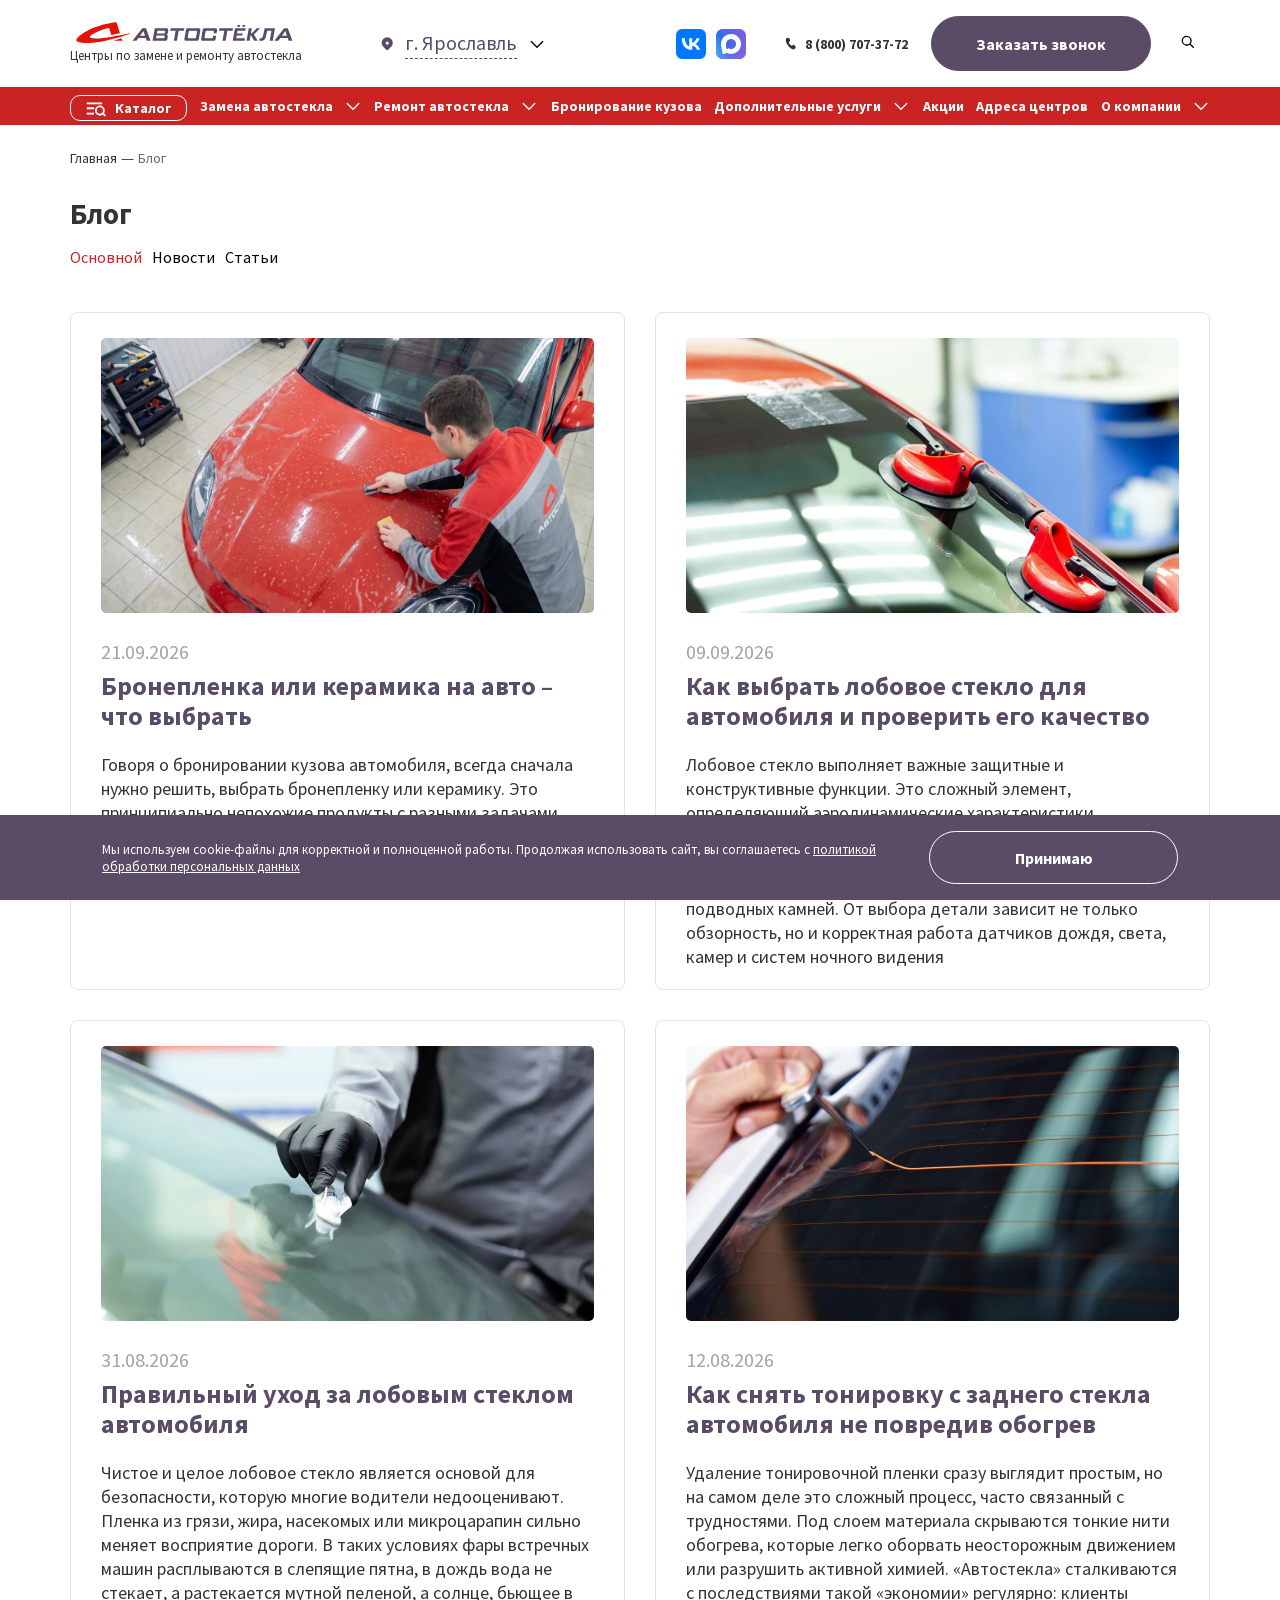
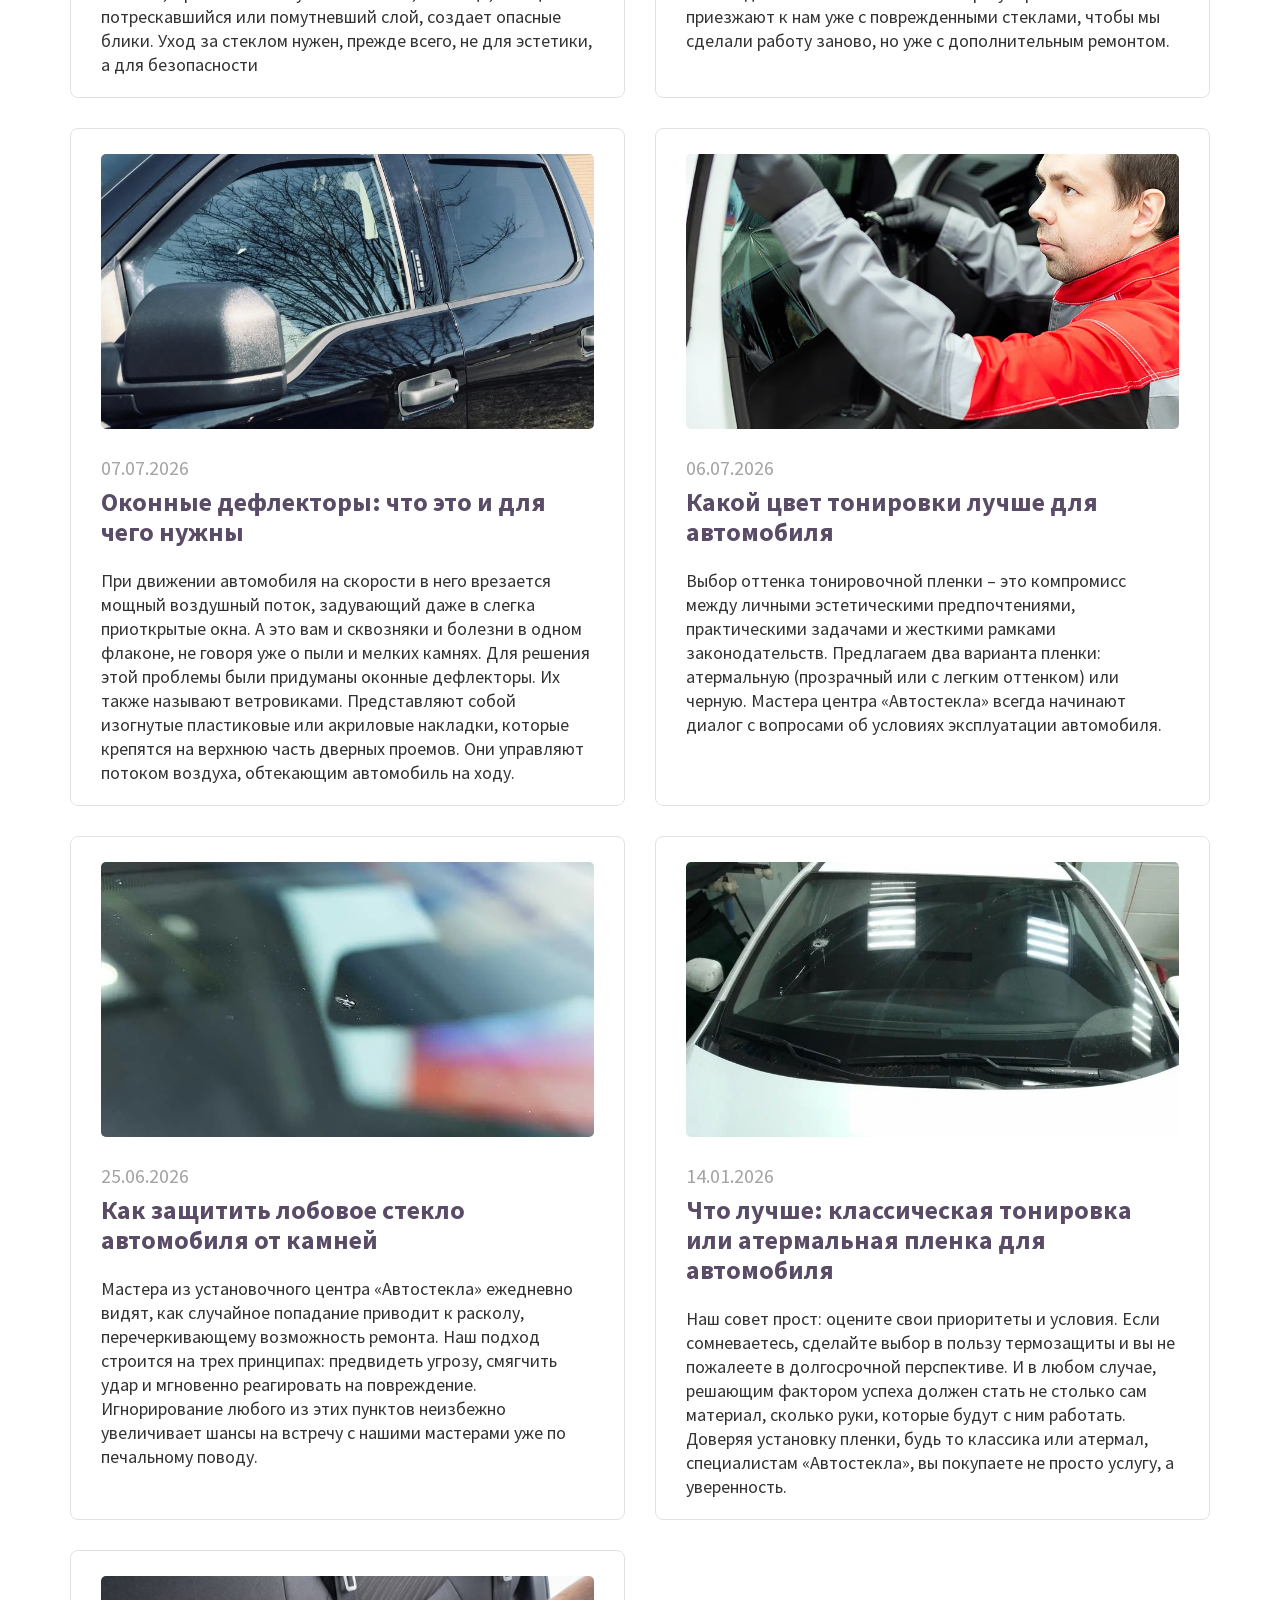
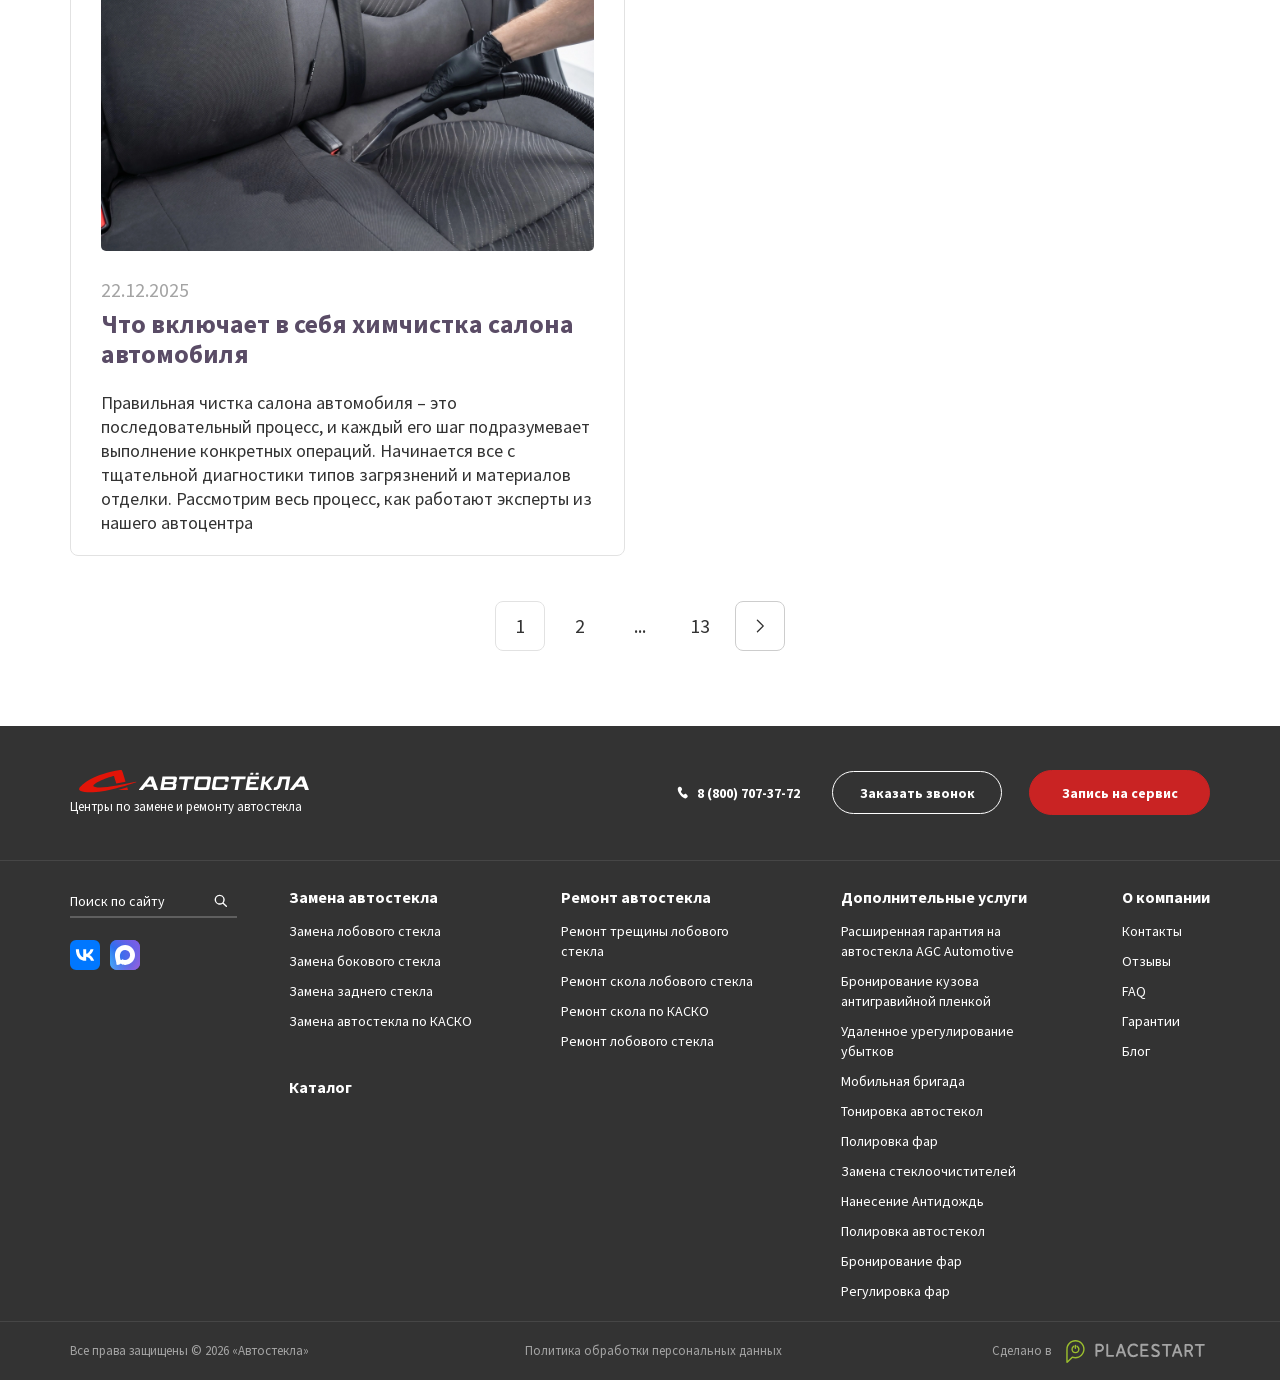
<file: blog/index.html>
<!DOCTYPE html>

<html id="html" lang="ru">
<head>
<script>window.OFFLINE_ROOT="../";</script><script src="../offline-runtime.js"></script><meta content="width=device-width, initial-scale=1, maximum-scale=1, minimum-scale=1, user-scalable=no" name="viewport"/>
<meta charset="utf-8"/>
<link as="style" href="../assets/source-sans-pro-99b4a2787fa4.css" rel="stylesheet"/>
<style>
                body {
                    font-family: -apple-system, BlinkMacSystemFont, "Segoe UI", Roboto, sans-serif;
                }
                @font-face{font-family:swiper-icons;src:url("data:application/font-woff;charset=utf-8;base64, [base64]//wADZ2x5ZgAAAywAAADMAAAD2MHtryVoZWFkAAABbAAAADAAAAA2E2+eoWhoZWEAAAGcAAAAHwAAACQC9gDzaG10eAAAAigAAAAZAAAArgJkABFsb2NhAAAC0AAAAFoAAABaFQAUGG1heHAAAAG8AAAAHwAAACAAcABAbmFtZQAAA/gAAAE5AAACXvFdBwlwb3N0AAAFNAAAAGIAAACE5s74hXjaY2BkYGAAYpf5Hu/j+W2+MnAzMYDAzaX6QjD6/4//Bxj5GA8AuRwMYGkAPywL13jaY2BkYGA88P8Agx4j+/8fQDYfA1AEBWgDAIB2BOoAeNpjYGRgYNBh4GdgYgABEMnIABJzYNADCQAACWgAsQB42mNgYfzCOIGBlYGB0YcxjYGBwR1Kf2WQZGhhYGBiYGVmgAFGBiQQkOaawtDAoMBQxXjg/wEGPcYDDA4wNUA2CCgwsAAAO4EL6gAAeNpj2M0gyAACqxgGNWBkZ2D4/wMA+xkDdgAAAHjaY2BgYGaAYBkGRgYQiAHyGMF8FgYHIM3DwMHABGQrMOgyWDLEM1T9/w8UBfEMgLzE////P/5//f/V/xv+r4eaAAeMbAxwIUYmIMHEgKYAYjUcsDAwsLKxc3BycfPw8jEQA/[base64]/uznmfPFBNODM2K7MTQ45YEAZqGP81AmGGcF3iPqOop0r1SPTaTbVkfUe4HXj97wYE+yNwWYxwWu4v1ugWHgo3S1XdZEVqWM7ET0cfnLGxWfkgR42o2PvWrDMBSFj/IHLaF0zKjRgdiVMwScNRAoWUoH78Y2icB/yIY09An6AH2Bdu/UB+yxopYshQiEvnvu0dURgDt8QeC8PDw7Fpji3fEA4z/PEJ6YOB5hKh4dj3EvXhxPqH/SKUY3rJ7srZ4FZnh1PMAtPhwP6fl2PMJMPDgeQ4rY8YT6Gzao0eAEA409DuggmTnFnOcSCiEiLMgxCiTI6Cq5DZUd3Qmp10vO0LaLTd2cjN4fOumlc7lUYbSQcZFkutRG7g6JKZKy0RmdLY680CDnEJ+UMkpFFe1RN7nxdVpXrC4aTtnaurOnYercZg2YVmLN/d/gczfEimrE/fs/bOuq29Zmn8tloORaXgZgGa78yO9/cnXm2BpaGvq25Dv9S4E9+5SIc9PqupJKhYFSSl47+Qcr1mYNAAAAeNptw0cKwkAAAMDZJA8Q7OUJvkLsPfZ6zFVERPy8qHh2YER+3i/BP83vIBLLySsoKimrqKqpa2hp6+jq6RsYGhmbmJqZSy0sraxtbO3sHRydnEMU4uR6yx7JJXveP7WrDycAAAAAAAH//wACeNpjYGRgYOABYhkgZgJCZgZNBkYGLQZtIJsFLMYAAAw3ALgAeNolizEKgDAQBCchRbC2sFER0YD6qVQiBCv/H9ezGI6Z5XBAw8CBK/m5iQQVauVbXLnOrMZv2oLdKFa8Pjuru2hJzGabmOSLzNMzvutpB3N42mNgZGBg4GKQYzBhYMxJLMlj4GBgAYow/P/PAJJhLM6sSoWKfWCAAwDAjgbRAAB42mNgYGBkAIIbCZo5IPrmUn0hGA0AO8EFTQAA");font-weight:400;font-style:normal}:root{--swiper-theme-color:#007aff}.swiper{margin-left:auto;margin-right:auto;position:relative;overflow:hidden;list-style:none;padding:0;z-index:1}.swiper-vertical>.swiper-wrapper{-ms-flex-direction:column;flex-direction:column}.swiper-wrapper{position:relative;width:100%;height:100%;z-index:1;display:-ms-flexbox;display:flex;transition-property:transform;box-sizing:content-box}.swiper-android .swiper-slide,.swiper-wrapper{transform:translateZ(0)}.swiper-pointer-events{-ms-touch-action:pan-y;touch-action:pan-y}.swiper-pointer-events.swiper-vertical{-ms-touch-action:pan-x;touch-action:pan-x}.swiper-slide{-ms-flex-negative:0;flex-shrink:0;width:100%;height:100%;position:relative;transition-property:transform}.swiper-slide-invisible-blank{visibility:hidden}.swiper-autoheight,.swiper-autoheight .swiper-slide{height:auto}.swiper-autoheight .swiper-wrapper{-ms-flex-align:start;align-items:flex-start;transition-property:transform,height}.swiper-backface-hidden .swiper-slide{transform:translateZ(0);backface-visibility:hidden}.swiper-3d,.swiper-3d.swiper-css-mode .swiper-wrapper{perspective:1200px}.swiper-3d .swiper-cube-shadow,.swiper-3d .swiper-slide,.swiper-3d .swiper-slide-shadow,.swiper-3d .swiper-slide-shadow-bottom,.swiper-3d .swiper-slide-shadow-left,.swiper-3d .swiper-slide-shadow-right,.swiper-3d .swiper-slide-shadow-top,.swiper-3d .swiper-wrapper{transform-style:preserve-3d}.swiper-3d .swiper-slide-shadow,.swiper-3d .swiper-slide-shadow-bottom,.swiper-3d .swiper-slide-shadow-left,.swiper-3d .swiper-slide-shadow-right,.swiper-3d .swiper-slide-shadow-top{position:absolute;left:0;top:0;width:100%;height:100%;pointer-events:none;z-index:10}.swiper-3d .swiper-slide-shadow{background:rgba(0,0,0,.15)}.swiper-3d .swiper-slide-shadow-left{background-image:linear-gradient(270deg,rgba(0,0,0,.5),rgba(0,0,0,0))}.swiper-3d .swiper-slide-shadow-right{background-image:linear-gradient(90deg,rgba(0,0,0,.5),rgba(0,0,0,0))}.swiper-3d .swiper-slide-shadow-top{background-image:linear-gradient(0deg,rgba(0,0,0,.5),rgba(0,0,0,0))}.swiper-3d .swiper-slide-shadow-bottom{background-image:linear-gradient(180deg,rgba(0,0,0,.5),rgba(0,0,0,0))}.swiper-css-mode>.swiper-wrapper{overflow:auto;scrollbar-width:none;-ms-overflow-style:none}.swiper-css-mode>.swiper-wrapper::-webkit-scrollbar{display:none}.swiper-css-mode>.swiper-wrapper>.swiper-slide{scroll-snap-align:start start}.swiper-horizontal.swiper-css-mode>.swiper-wrapper{-ms-scroll-snap-type:x mandatory;scroll-snap-type:x mandatory}.swiper-vertical.swiper-css-mode>.swiper-wrapper{-ms-scroll-snap-type:y mandatory;scroll-snap-type:y mandatory}.swiper-centered>.swiper-wrapper:before{content:"";-ms-flex-negative:0;flex-shrink:0;-ms-flex-order:9999;order:9999}.swiper-centered.swiper-horizontal>.swiper-wrapper>.swiper-slide:first-child{margin-inline-start:var(--swiper-centered-offset-before)}.swiper-centered.swiper-horizontal>.swiper-wrapper:before{height:100%;min-height:1px;width:var(--swiper-centered-offset-after)}.swiper-centered.swiper-vertical>.swiper-wrapper>.swiper-slide:first-child{margin-block-start:var(--swiper-centered-offset-before)}.swiper-centered.swiper-vertical>.swiper-wrapper:before{width:100%;min-width:1px;height:var(--swiper-centered-offset-after)}.swiper-centered>.swiper-wrapper>.swiper-slide{scroll-snap-align:center center}html{overflow-x:hidden}html.active{overflow:hidden}input{font-family:"Source Sans Pro",sans-serif}body{font-family:"Source Sans Pro",sans-serif;background:#fff}*,body{margin:0;padding:0}*{box-sizing:border-box}:focus{outline:none}a{font-family:"Source Sans Pro",sans-serif;text-decoration:none;transition:color .3s}a__icon{transition:fill .3s}a__text{transition:color .3s}.base-wrapper{width:100%;-ms-flex-pack:center;justify-content:center}.base-flex,.base-wrapper{display:-ms-flexbox;display:flex}.base-ai_c{-ms-flex-align:center;align-items:center}.base-jc-sb{-ms-flex-pack:justify;justify-content:space-between}.base-spacing{margin-bottom:clamp(66.66667px,5.20833vw,100px)}.base-links{display:-ms-flexbox;display:flex;margin-right:calc(.05312 * 100vw + -2px)}@media (max-width:1700px){.base-links{margin-right:calc(.00313 * 100vw + 9px)}}@media (min-width:1920px){.base-links{margin-right:100px}}.base-links a{display:-ms-flexbox;display:flex;-ms-flex-align:center;align-items:center}.base-links__item{height:36px;width:36px;margin-right:10px}.base-links__item-max{background:linear-gradient(90deg,#2E6FEF,#8758E3);border-radius:7px}.base-links__drive{width:88px;object-fit:cover;border-radius:5px}@media (max-width:1600px){.base-links__item{height:30px;width:30px}.base-links__drive{width:73.3px}}@media (max-width:1600px) and (max-width:1320px){.base-links__drive{width:58.7px}}@media (max-width:1600px) and (max-width:979px){.base-links{margin-left:auto;margin-right:15px}}.base__title{font-size:42px;line-height:48px;font-weight:700;color:#333;text-align:center;width:100%}@media (max-width:1440px){.base__title{font-size:28px;line-height:34px}}@media (max-width:979px){.base__title{font-size:22px;line-height:26px}}.base-container{width:1620px}@media (max-width:1700px){.base-container{width:1440px}}@media (max-width:1700px) and (max-width:1500px){.base-container{width:1290px}}@media (max-width:1700px) and (max-width:1500px) and (max-width:1320px){.base-container{width:1170px;padding:0 15px}}@media (max-width:1700px) and (max-width:1500px) and (max-width:1320px) and (max-width:1170px){.base-container{width:100%}}.base-container--center,.container{margin:0 auto}.container{width:1620px}@media (max-width:1700px){.container{width:1440px}}@media (max-width:1500px){.container{width:1290px}}@media (max-width:1320px){.container{width:1170px;padding:0 15px}}@media (max-width:1170px){.container{width:100%}}.theme-input--radio{cursor:pointer;display:grid;-ms-flex-align:center;align-items:center;grid-template-columns:26px 1fr;column-gap:12px}.theme-input--radio input{display:none}.theme-input--radio input:checked~p:after{background-color:#C92323}.theme-input--radio p{border:1px solid #5A4C66;border-radius:50%;display:-ms-flexbox;display:flex;-ms-flex-align:center;align-items:center;-ms-flex-pack:center;justify-content:center;width:26px;height:26px;position:relative}.theme-input--radio p:after{content:"";position:absolute;display:block;width:12px;height:12px;border-radius:50%;background-color:transparent;transition:all .3s ease}h1.base__title{font-size:48px;line-height:55px}@media (max-width:1440px){h1.base__title{font-size:32px;line-height:37px}}@media (max-width:979px){h1.base__title{font-size:24px;line-height:28px}}.scroll-loader{position:relative;width:100%;min-height:60px}.scroll-loader.hidden{display:none}.loader{position:absolute;left:50%;top:50%;transform:translate(-50%,-50%);border:4px solid #f3f3f3;border-top:4px solid #C92323;border-radius:50%;width:40px;height:40px;animation:spin 1s linear infinite}.a-btn{display:-ms-flexbox;display:flex;cursor:pointer;-ms-flex-align:center;align-items:center;-ms-flex-pack:center;justify-content:center;border-radius:180px;height:68px}.a-btn,.a-btn *{transition:border .2s,color .2s,background .2s;font-size:20px;line-height:30px;font-weight:700}@media (max-width:1170px){.a-btn,.a-btn *{font-size:16px;line-height:25px}}@media (max-width:1170px) and (max-width:979px){.a-btn,.a-btn *{font-size:13px;line-height:19px}}@media (max-width:1170px){.a-btn{height:52px}}@media (max-width:1170px) and (max-width:979px){.a-btn{height:42px}}.a-btn svg{transition:fill .2s}.a-btn-outline{background:#fff;border:1px solid #5A4C66;color:#5A4C66}.a-btn-outline:hover{background:#C92323;border:1px solid #C92323;color:#fff}.a-btn-outline_reversed{border:1px solid #fff;color:#fff;background:transparent}.a-btn-outline_reversed:hover{background:#fff;color:#5A4C66;border:1px solid #5A4C66}.a-btn-red{background:#E11408;border:1px solid #E11408}.a-btn-red2{background:#C92323;border:1px solid #C92323}.a-btn-red,.a-btn-red2{color:#fff}.a-btn-red2:hover,.a-btn-red:hover{background:#fff;color:#5A4C66;border:1px solid #5A4C66}.a-btn-black{color:white;background:#333;border:1px solid #333}.a-btn-black:hover{color:black;background:white}.a-btn.disabled{border:1px solid #BDBAC0;background:#BDBAC0;color:#fff;pointer-events:none}.button-to-top{position:fixed;right:clamp(5px,3.125vw,60px);bottom:40vh;height:clamp(104px,8.125vw,156px);width:clamp(45.33333px,3.54167vw,68px);background-color:#C92323;border:1px solid #C92323;border-radius:200px;display:-ms-flexbox;display:flex;-ms-flex-pack:center;justify-content:center;z-index:11;cursor:pointer;transition:all .3s ease;transform:translateX(calc(100% + 60px))}.button-to-top.active{transform:none}.button-to-top:hover{background-color:#fff}.button-to-top:hover svg{fill:#C92323}.button-to-top:hover span{color:#C92323}.button-to-top__wrapper{rotate:-90deg;display:-ms-flexbox;display:flex;-ms-flex-align:center;align-items:center;-ms-flex-pack:center;justify-content:center;gap:clamp(9.33333px,.72917vw,14px)}.button-to-top svg{width:clamp(12.66667px,.98958vw,19px);height:clamp(12.66667px,.98958vw,19px);rotate:90deg;fill:#fff;transition:all .3s ease}.button-to-top span{font-family:Source Sans Pro;font-size:clamp(14px,1.04167vw,20px);font-weight:700;line-height:120%;color:#fff;transition:all .3s ease}.catalog-menu{position:absolute;left:calc(.04063 * 100vw + 52px);width:-moz-fit-content;width:fit-content;padding:calc(.00625 * 100vw + 8px);transition:all .3s ease-in-out;display:none;pointer-events:none;opacity:0;transform:translateY(-10%);z-index:-1}.catalog-menu.active,.catalog-menu:hover{display:block;pointer-events:all;opacity:1;z-index:1;transform:translate(0)}.catalog-menu__wrapper{display:-ms-flexbox;display:flex;-ms-flex-direction:column;flex-direction:column;gap:calc(.00625 * 100vw + 8px);padding:calc(.00625 * 100vw + 8px);width:-moz-fit-content;width:fit-content;border:1px solid #E2E2E2;border-radius:7px;box-shadow:0 3px 10px 0 rgba(51,51,51,.101961);background-color:#fff}.catalog-menu-groups{position:relative;overflow:hidden}.catalog-menu-groups__item{display:none;pointer-events:none}.catalog-menu-groups__item.active{display:block;pointer-events:all}.catalog-menu-types{display:-ms-flexbox;display:flex;-ms-flex-pack:center;justify-content:center}.catalog-menu-types__item{position:relative;overflow:hidden;cursor:pointer;padding:calc(.00313 * 100vw + 4px) calc(.00625 * 100vw + 8px);font-weight:700;font-size:calc(.005 * 100vw + 10.4px);line-height:calc(.00937 * 100vw + 12px);color:#aaa;border:1px solid #aaa;transition:all .3s ease-in-out}.catalog-menu-types__item.active{background-color:#C92323;color:#fff;border-color:#C92323}.catalog-menu-types__item:not(.active):hover{color:#C92323;border-color:#C92323}.catalog-menu-types__item .link{position:absolute;width:100%;top:0;left:0;height:100%;display:-ms-flexbox;display:flex;-ms-flex-pack:center;justify-content:center;-ms-flex-align:center;align-items:center;color:#fff;transition:all .3s ease-in-out;transform:translateY(100%)}.catalog-menu-types__item .text{transition:all .3s ease-in-out}.catalog-menu-types__item.active:hover .link{transform:translate(0)}.catalog-menu-types__item.active:hover .text{transform:translateY(-150%)}.catalog-menu-types__item--first{border-top-left-radius:10px;border-bottom-left-radius:10px}.catalog-menu-types__item--last{border-top-right-radius:10px;border-bottom-right-radius:10px}.catalog-menu-marks{display:grid;grid-template-columns:repeat(auto-fill,minmax(150px,1fr));grid-template-rows:repeat(8,calc(.01875 * 100vw + 24px));grid-auto-flow:column;row-gap:calc(.00313 * 100vw + 4px);column-gap:calc(.00813 * 100vw + 9.4px)}.catalog-menu-marks__item{display:-ms-flexbox;display:flex;gap:calc(.00375 * 100vw + 4.8px);-ms-flex-align:center;align-items:center;width:calc(.05625 * 100vw + 72px);border-radius:10px;transition:all .33s ease-in-out}.catalog-menu-marks__item--more{grid-row:8;-ms-flex-item-align:end;align-self:end;width:-moz-fit-content;width:fit-content;height:calc(.015 * 100vw + 19.2px);background-color:#C92323;color:#fff;padding:calc(.00313 * 100vw + 4px) calc(.005 * 100vw + 6.4px);font-weight:700;font-size:calc(.005 * 100vw + 10.4px);line-height:calc(.00937 * 100vw + 12px)}.catalog-menu-marks__item--more svg{margin:0}.catalog-menu-marks__item:not(.catalog-menu-marks__item--more):hover{box-shadow:0 3px 10px 0 rgba(51,51,51,.101961)}.catalog-menu-marks__image-wrapper{width:calc(.01875 * 100vw + 24px);height:calc(.01875 * 100vw + 24px);display:-ms-flexbox;display:flex;-ms-flex-pack:center;justify-content:center;-ms-flex-align:center;align-items:center}.catalog-menu-marks__image{width:100%;height:100%;object-fit:cover}.catalog-menu-marks__name{color:#333333;font-weight:500;font-style:normal;font-size:calc(.005 * 100vw + 10.4px);line-height:calc(.00937 * 100vw + 12px)}.header{margin-bottom:150px;position:relative}@media (max-width:1650px){.header{margin-bottom:8.5vw}}@media (max-width:1340px){.header{margin-bottom:9.5vw}}@media (max-width:1230px){.header{margin-bottom:10vw}}.header-desktop{width:100%;background:#fff;z-index:12;position:fixed;top:0;left:0}.header-desktop-burger{cursor:pointer;width:55px;height:55px;margin-left:24px;border-radius:50%;background:#C92323;display:none;-ms-flex-pack:center;justify-content:center;-ms-flex-align:center;align-items:center}.header-desktop-burger__icon{height:14px;width:20px;display:-ms-flexbox;display:flex;-ms-flex-direction:column;flex-direction:column}.header-desktop-burger__line{width:100%;height:2px;background:#fff;border-radius:2px}.header-desktop-burger__line:not(:first-child){margin-top:4px}.header-desktop-burger.active .header-desktop-burger__line:first-child{animation:HDBurger1 .6s ease-in forwards}.header-desktop-burger.active .header-desktop-burger__line:nth-child(2){animation:HDBurger2 .6s ease-in forwards,HDBurger2Opacity .6s ease-in forwards}.header-desktop-burger.active .header-desktop-burger__line:last-child{animation:HDBurger3 .6s ease-in forwards}@keyframes HDBurger1{0%{transform:translateY(0)}50%{transform:translateY(6px) rotate(0deg)}60%{transform:translateY(6px) rotate(45deg)}to{transform:translateY(6px) rotate(405deg)}}@keyframes HDBurger2Opacity{0%,70%{opacity:1}71%,to{opacity:0}}@keyframes HDBurger2{0%,60%{transform:rotate(0deg)}to{transform:rotate(1turn)}}@keyframes HDBurger3{0%{transform:translateY(0)}50%{transform:translateY(-6px) rotate(0deg)}60%{transform:translateY(-6px) rotate(-45deg)}to{transform:translateY(-6px) rotate(315deg)}}.header-desktop-top{padding:16px 0;display:-ms-flexbox;display:flex;-ms-flex-pack:justify;justify-content:space-between}.header-desktop__left,.header-desktop__right{display:-ms-flexbox;display:flex;-ms-flex-align:center;align-items:center;position:relative}.header-desktop-logo__svg{width:calc(213px + (100vw - 1170px) * .14133);height:calc(20px + (100vw - 1170px) * .01467)}.header-desktop-logo__text{font-size:20px;line-height:27px;color:dimgray}@media (max-width:1600px){.header-desktop-logo__text{font-size:16px;line-height:20px;color:#333}}@media (max-width:1600px) and (max-width:1320px){.header-desktop-logo__text{font-size:13px;line-height:18px;color:#333}}.header-desktop-domains{margin-left:calc(77px + (100vw - 1280px) * .06094)}.header-desktop-domains,.header-desktop-domains__wrapper{display:-ms-flexbox;display:flex;-ms-flex-align:center;align-items:center}.header-desktop-domains__wrapper .header-desktop-menu-link__icon{fill:black}.header-desktop-domains__wrapper:hover .header-desktop-menu-link__icon{fill:#C92323}.header-desktop-domains__svg{width:24px;height:24px;fill:#5A4C66}@media (max-width:1600px){.header-desktop-domains__svg{width:16px;height:16px}}.header-desktop-domains__domain{margin-left:10px;font-size:20px;line-height:30px;color:#333;color:#5A4C66;border-bottom:1px dashed #5A4C66}.header-desktop-domains:hover .header-desktop-domains__svg{fill:#C92323}.header-desktop-domains:hover .header-desktop-domains__domain{color:#C92323;border-bottom:1px dashed #C92323}.header-desktop-phone{margin-left:13px;display:-ms-flexbox;display:flex;-ms-flex-align:center;align-items:center;font-size:22px;line-height:30px;font-weight:bold;color:#333}.header-desktop-phone__icon{height:24px;width:24px;fill:#333;margin-right:10px}@media (max-width:1600px){.header-desktop-phone__icon{height:16px;width:16px;margin-right:7px}}@media (max-width:1600px){.header-desktop-phone{font-size:18px;line-height:24px;color:#333}}@media (max-width:1600px) and (max-width:1320px){.header-desktop-phone{font-size:14px;line-height:20px;color:#333}}.header-desktop-phone:hover{color:#C92323}.header-desktop-phone:hover .header-desktop-phone__icon{fill:#C92323}.header-desktop__callback{width:271px;height:68px;margin-left:23px;background:#5A4C66;color:#fff;font-size:20px;line-height:30px;font-weight:700}@media (max-width:1600px){.header-desktop__callback{width:240px;height:60.2214px;font-size:18px;line-height:24px;font-weight:700}}@media (max-width:1600px) and (max-width:1320px){.header-desktop__callback{width:220px;height:55.20295px;font-size:16px;line-height:20px;font-weight:700}}.header-desktop-phone,.header-desktop__callback{opacity:1;transition:opacity .3s}.header-desktop-phone.hidden,.header-desktop__callback.hidden{opacity:0}.header-desktop-search{position:relative;overflow:hidden;height:53px;width:431px;border:1px solid #5A4C66;border-radius:180px;background:#fff}.header-desktop-search-wrapper{position:absolute;opacity:1!important;top:0;height:100%;padding-left:40px;right:-40vw;display:-ms-flexbox;display:flex;z-index:13;transition:right .3s ease-in-out;-ms-flex-align:center;align-items:center}.header-desktop-search-wrapper.active{right:0}.header-desktop-search-wrapper.hidden{display:none}.header-desktop-search-btn{cursor:pointer;margin-left:17px;padding:14px}.header-desktop-search-btn__icon{height:34px;width:34px}@media (max-width:1600px){.header-desktop-search-btn{margin-left:15.44px}.header-desktop-search-btn__icon{width:16px;height:16px}}.header-desktop-search-button{position:absolute;left:0;top:0;height:100%;width:70px;display:-ms-flexbox;display:flex;-ms-flex-pack:center;justify-content:center;-ms-flex-align:center;align-items:center}.header-desktop-search-button__icon{width:24px;height:24px;fill:#5A4C66}.header-desktop-search-button:focus .header-desktop-search-button__icon{fill:#C92323}.header-desktop-search__input{width:100%;height:100%;border:none;-moz-appearance:none;appearance:none;padding:0 40px 0 70px;font-size:18px;line-height:24px;color:#333}.header-desktop-menu{background:#C92323;height:calc(37.75px + (100vw - 1280px) * .04258);width:100%;transition:all .3s ease}.header-desktop-menu__container{display:-ms-flexbox;display:flex;-ms-flex-pack:justify;justify-content:space-between}.header-desktop-menu-link{position:relative;height:100%;-ms-flex-align:center;align-items:center;display:-ms-flexbox;display:flex;font-size:20px;line-height:30px;font-weight:700;color:#fff}.header-desktop-menu-link--menu{border:1px solid #FFFFFF;border-radius:10px;padding:calc(.00313 * 100vw + 4px) calc(.00562 * 100vw + 7.2px);margin-top:calc(.00313 * 100vw + 4px);margin-bottom:calc(.00313 * 100vw + 4px);height:69%}.header-desktop-menu-link--menu:before{content:"";position:absolute;top:calc(-.00313 * 100vw + -4px);bottom:calc(-.00313 * 100vw + -4px);left:-20px;right:-20px;pointer-events:auto;z-index:1}.header-desktop-menu-link--menu .header-desktop-menu-link__icon{width:calc(.00375 * 100vw + 16.8px);height:calc(.00375 * 100vw + 16.8px);stroke:#fff;stroke-width:.1px;margin-left:0;margin-right:calc(0 * 100vw + 8px)}.header-desktop-menu-link-submenu{top:100%;left:0;width:100%;z-index:12;background:#fff;box-shadow:0 9px 28px rgba(0,0,0,.1);border-radius:5px;position:absolute;padding:20px;display:none}.header-desktop-menu-link-submenu__item{font-size:16px;line-height:24px;color:#333;display:block;padding:6px 0;width:100%;font-weight:normal}.header-desktop-menu-link-submenu__item:visited{color:#333}.header-desktop-menu-link-submenu__item:hover{color:#E11408}.header-desktop-menu-link__icon{height:18px;width:18px;margin-left:11px;fill:#fff}.header-desktop-menu-link:hover .header-desktop-menu-link-submenu{display:block}@media (max-width:1600px){.header-desktop-menu-link{font-size:18px;line-height:24px;font-weight:700;color:#fff}.header-desktop-menu__icon{margin-left:7px;height:16px;width:16px}}@media (max-width:1600px) and (max-width:1320px){.header-desktop-menu{height:37.75px}.header-desktop-menu-link{font-size:14px;line-height:20px;font-weight:700;color:#fff}.header-desktop-menu__icon{margin-left:5px;height:12px;width:12px}}.header-desktop-sticky-menu{width:536px;position:fixed;background:#fff;height:calc(100vh - 100px);right:0;z-index:14;display:none;top:100px}@media (max-width:1600px){.header-desktop-sticky-menu{height:calc(100vh - 92px);top:92px}}@media (max-width:1600px) and (max-width:1320px){.header-desktop-sticky-menu{top:87px;height:calc(100vh - 87px)}}.header-desktop-sticky-menu.active{display:block}.header-desktop-sticky-menu-item{display:-ms-flexbox;display:flex;border-top:1px solid #CDCDCD}.header-desktop-sticky-menu-item:last-child{border-bottom:1px solid #CDCDCD}.header-desktop-sticky-menu-item--red{background-color:#E11408}.header-desktop-sticky-menu-item--red .header-desktop-sticky-menu-item__link{color:#fff}.header-desktop-sticky-menu-item--red .header-desktop-sticky-menu-item__icon{fill:#fff}.header-desktop-sticky-menu-item__link{display:-ms-flexbox;display:flex;width:-moz-fit-content;width:fit-content;padding:20px 35px;font-size:20px;line-height:30px;font-weight:700;color:#333}.header-desktop-sticky-menu-item__subitems_btn{-ms-flex:1;flex:1;padding:0 35px;cursor:pointer;display:-ms-flexbox;display:flex;-ms-flex-pack:end;justify-content:flex-end;-ms-flex-align:center;align-items:center}.header-desktop-sticky-menu-item__icon{height:18px;width:18px;transform:rotate(-90deg)}.header-desktop-sticky-menu-item-children{position:fixed;z-index:10;right:-200%;top:100px;background:#fff;height:calc(100vh - 100px);width:536px;overflow-y:scroll;transition:right .3s ease-in-out;padding-bottom:12px}.header-desktop-sticky-menu-item-children-back{display:-ms-flexbox;display:flex;padding:15px;-ms-flex-align:center;align-items:center;height:54px;border-top:1px solid #CDCDCD;border-bottom:1px solid #CDCDCD;background:#5A4C66}.header-desktop-sticky-menu-item-children-back__text{font-size:16px;line-height:20px;font-weight:700;color:#fff}.header-desktop-sticky-menu-item-children-item{padding:15px;font-size:18px;line-height:26px;font-weight:700;color:#333;border-bottom:1px solid #CDCDCD;display:block}@media (max-width:1600px){.header-desktop-sticky-menu-item-children{height:calc(100vh - 92px);top:92px}}@media (max-width:1600px) and (max-width:1320px){.header-desktop-sticky-menu-item-children{top:87px;height:calc(100vh - 87px)}}.header-desktop-sticky-menu-item.active+.header-desktop-sticky-menu-item-children{right:0}.header-desktop.sticky .header-desktop-menu{height:0;overflow:hidden}.header-desktop.sticky .header-desktop-burger{display:-ms-flexbox;display:flex}.header-desktop.sticky .header-desktop-top{padding:16px 0}.header-desktop.sticky .header-desktop-search-btn{display:none}.header-domain_select{position:absolute;top:calc(134px + (100vw - 1170px) * .03733);width:100%;height:calc(100vh - 134px);opacity:0;transition:opacity .3s;z-index:-1;padding:50px 75px;overflow-y:scroll}@media (max-width:1170px){.header-domain_select{top:120px;position:fixed;top:0;height:100vh}}.header-domain_select-top{width:100%;display:-ms-flexbox;display:flex;-ms-flex-align:center;align-items:center;-ms-flex-pack:justify;justify-content:space-between}.header-domain_select-search{position:relative;border:1px solid #E2E2E2;border-radius:180px;height:68px;width:674px}@media (max-width:1170px){.header-domain_select-search{height:52px}}@media (max-width:1170px) and (max-width:979px){.header-domain_select-search{height:42px}}@media (max-width:979px){.header-domain_select-search{width:calc(100% - 60px)}}.header-domain_select-search-button{position:absolute;right:0;top:0;height:100%;width:64px;display:-ms-flexbox;display:flex;-ms-flex-pack:center;justify-content:center;-ms-flex-align:center;align-items:center}.header-domain_select-search-button__icon{width:24px;height:24px;fill:#5A4C66}.header-domain_select-search-button:focus .header-domain_select-search-button__icon{fill:#C92323}.header-domain_select-search__input{border:none;-moz-appearance:none;appearance:none;font-size:16px;line-height:24px;border-radius:180px;color:#333;padding:0 64px 0 20px;height:100%;width:100%}.header-domain_select-search__input::-webkit-input-placeholder{font-size:16px;line-height:24px;color:#878787}.header-domain_select-search__input::-moz-placeholder{font-size:16px;line-height:24px;color:#878787}.header-domain_select-search__input::-ms-input-placeholder{font-size:16px;line-height:24px;color:#878787}.header-domain_select-search__input::placeholder{font-size:16px;line-height:24px;color:#878787}.header-domain_select-domains{margin-top:36px;columns:7}@media (max-width:1920px){.header-domain_select-domains{columns:5}}@media (max-width:1920px) and (max-width:1600px){.header-domain_select-domains{columns:4}}@media (max-width:1920px) and (max-width:1600px) and (max-width:979px){.header-domain_select-domains{columns:3}}@media (max-width:1920px) and (max-width:1600px) and (max-width:979px) and (max-width:767px){.header-domain_select-domains{columns:2}}@media (max-width:1920px) and (max-width:1600px) and (max-width:979px) and (max-width:767px) and (max-width:600px){.header-domain_select-domains{columns:1}}.header-domain_select-domains-item{display:-ms-flexbox;display:flex;-moz-column-break-inside:avoid;break-inside:avoid-column;margin-top:-5.5px}.header-domain_select-domains-item-domain{padding:12.5px;font-weight:500;font-size:16px;display:block;line-height:24px;color:#333}.header-domain_select-domains-item-domain:hover{color:#E11408;text-decoration:underline}.header-domain_select-domains-item-domain.hidden{display:none}.header-domain_select-domains-item__letter{margin-top:5.5px;min-height:37px;min-width:37px;height:37px;width:37px;font-weight:900;font-size:16px;line-height:24px;display:-ms-flexbox;display:flex;-ms-flex-align:center;align-items:center;-ms-flex-pack:center;justify-content:center;border-radius:8px;border:1px solid #E2E2E2;color:#333;margin-right:19px}.header-domain_select-domains-item.hidden{display:none}.header-domain_select__close{cursor:pointer;height:40px;width:40px;fill:#5A4C66}@media (max-width:979px){.header-domain_select__close{height:36px;width:36px}}.header.domain-select{height:150px}.header.domain-select .header-domain_select{background:#fff;opacity:1;z-index:10}.header.domain-select .header-desktop-bottom{display:none}@media (max-width:1170px){.header.domain-select .header-domain_select{z-index:14;padding:25px 40px}}@media (max-width:1170px) and (max-width:767px){.header.domain-select .header{padding:15px 20px}}.header-wrapper{width:100%}.header-mobile{top:0;left:0;position:fixed;width:100%;z-index:13}.header-mobile-top{height:64px;border-bottom:1px solid #E2E2E2;position:relative;background:#fff}.header-mobile-top-menu{height:100%;width:60px;display:-ms-flexbox;display:flex;-ms-flex-align:center;align-items:center;-ms-flex-pack:center;justify-content:center;padding-bottom:4px}.header-mobile-top-menu__icon{height:24px;width:24px;fill:#5A4C66}.header-mobile-top-menu__icon:first-child{display:-ms-flexbox;display:flex}.header-mobile-top-menu.active .header-mobile-top-menu__icon:first-child,.header-mobile-top-menu__icon:last-child{display:none}.header-mobile-bottom,.header-mobile-top-menu.active .header-mobile-top-menu__icon:last-child{display:-ms-flexbox;display:flex}.header-mobile-bottom{height:56px;-ms-flex-align:center;align-items:center;padding:8px 15px;-ms-flex-pack:justify;justify-content:space-between;background:#fff}.header-mobile-menu{position:fixed;left:-200%;top:121px;background:#fff;height:calc(100vh - 121px);width:100%;z-index:13;transition:left .3s ease-in-out;overflow-y:scroll}.header-mobile-menu-top{height:54px;width:100%;padding:0 15px;display:-ms-flexbox;display:flex;background:#C92323;-ms-flex-align:center;align-items:center;font-size:16px;line-height:24px;font-weight:700;color:#fff}.header-mobile-menu-top svg{fill:#fff}.header-mobile-menu-bg{position:fixed;left:0;top:0;height:100vh;width:100vw;background:rgba(0,0,0,.37);transition:opacity .2s;z-index:-2;opacity:0}.header-mobile-menu-bg.active{z-index:12;opacity:1}.header-mobile-menu.active{left:0}.header-mobile-menu-catalog{width:100%}.header-mobile-menu-catalog-children{position:fixed;z-index:10;left:-200%;top:120px;background:#fff;height:calc(100vh - 121px);width:100%;overflow:auto;transition:left .3s ease-in-out}.header-mobile-menu-catalog-children-back{display:-ms-flexbox;display:flex;padding:15px;-ms-flex-align:center;align-items:center;height:54px;border-top:1px solid #E2E2E2;border-bottom:1px solid #E2E2E2;background:#F9F9F9}.header-mobile-menu-catalog-children-back__text{font-size:16px;line-height:24px;color:#333}.header-mobile-menu-catalog-children-back__icon{margin-right:7px;width:12px;height:12px;fill:#333;transform:rotate(90deg)}.header-mobile-menu-catalog-children-item{padding:15px;font-size:16px;line-height:24px;color:#333;border-bottom:1px dashed #E2E2E2;display:block}.header-mobile-menu-catalog-children-item:last-child{margin-bottom:200px}.header-mobile-menu-catalog-item{display:-ms-flexbox;display:flex;-ms-flex-align:center;align-items:center;border-bottom:1px solid #E2E2E2;width:100%}.header-mobile-menu-catalog-item--red{background:#C92323}.header-mobile-menu-catalog-item--red .header-mobile-menu-catalog-item__text{font-size:16px;line-height:24px;font-weight:700;color:#fff}.header-mobile-menu-catalog-item--red .header-mobile-menu-catalog-item__icon{fill:#fff}.header-mobile-menu-catalog-item__text{font-size:18px;line-height:24px;font-weight:700;color:#333;min-width:-moz-fit-content;min-width:fit-content;max-width:calc(100% - 36px);padding:15px 0 15px 15px}.header-mobile-menu-catalog-item__subitems_btn{cursor:pointer;display:-ms-flexbox;display:flex;-ms-flex-align:center;align-items:center;-ms-flex-pack:end;justify-content:end;width:100%;padding:15px}.header-mobile-menu-catalog-item__icon{width:12px;height:12px;margin-left:20px;transform:rotate(-90deg);fill:#333}.header-mobile-menu-catalog-item.active+.header-mobile-menu-catalog-children{left:0}.header-mobile-menu-catalog-item-wrapper{display:grid;grid-template-columns:55% 45%;padding:0 calc(.01125 * 100vw + 8.4px)}.header-mobile-logo{position:absolute;top:0;left:calc(50% - 100px);height:100%;display:-ms-flexbox;display:flex;-ms-flex-direction:column;flex-direction:column;-ms-flex-align:center;align-items:center;-ms-flex-pack:center;justify-content:center}.header-mobile-logo__svg{height:17.9px;width:184.5px}.header-mobile-logo__text{margin-left:calc(12px + (100vw - 320px) * .02121);font-weight:500;font-size:calc(11px + (100vw - 320px) * .00804);color:#333;line-height:calc(14px + (100vw - 320px) * .00982)}.header-mobile-phone{font-size:14px;line-height:20px;color:#333;display:-ms-flexbox;display:flex;-ms-flex-align:center;align-items:center;height:100%;margin-left:15%}@media (max-width:767px){.header-mobile-phone{margin-left:0}}.header-mobile-phone__icon{width:16px;height:16px;margin-right:7px;fill:#5A4C66}.header-mobile-phone:hover{color:#C92323}.header-mobile-phone:hover .header-mobile-phone__icon{fill:#C92323}.header-mobile__callback{width:calc(137px + (100vw - 320px) * .54471);border-radius:180px;background-color:#5A4C66;color:white;height:37px;font-size:12px;line-height:15px;font-weight:700}@media (max-width:767px){.header-mobile__callback{width:calc(100% - 153px)}}.footer{width:100%;background:#333}.footer-phone{margin-left:13px;display:-ms-flexbox;display:flex;-ms-flex-align:center;align-items:center;font-size:22px;line-height:30px;font-weight:bold;color:#fff}.footer-phone__icon{height:24px;width:24px;fill:#fff;margin-right:10px}@media (max-width:1600px){.footer-phone__icon{height:16px;width:16px;margin-right:7px}}@media (max-width:1600px){.footer-phone{font-size:18px;line-height:24px}}@media (max-width:1600px) and (max-width:1320px){.footer-phone{font-size:14px;line-height:20px}}@media (max-width:1600px) and (max-width:1320px) and (max-width:480px){.footer-phone{font-weight:400}}.footer-phone:hover{color:#C92323}.footer-phone:hover .footer-phone__icon{fill:#C92323}@media (max-width:767px){.footer-phone{margin-left:0}}.footer__callback{width:255px;height:68px;margin-left:32px;font-size:20px;line-height:30px;font-weight:700}@media (max-width:1600px){.footer__callback{width:240px;height:60.2214px;font-size:18px;line-height:24px;font-weight:700}}@media (max-width:1600px) and (max-width:1320px){.footer__callback{width:170px;height:42.65683px;font-size:14px;line-height:22px;font-weight:700}}@media (max-width:1600px) and (max-width:1320px) and (max-width:480px){.footer__callback{width:149px;margin-left:0;height:37.38745px;font-size:12px;line-height:15px;font-weight:700}}.footer__callback_register{width:271px;margin-left:27px}@media (max-width:1320px){.footer__callback_register{width:181px;height:45.41697px;font-size:14px;line-height:22px;font-weight:700}}@media (max-width:1080px){.footer__callback_register{width:50%;margin-left:15px}}@media (max-width:767px){.footer__callback_register{margin-left:0;padding:0 15px;margin-top:10px;width:calc(100% - 30px)}}@media (max-width:767px) and (max-width:480px){.footer__callback_register{font-size:13px;line-height:19px}}.footer__feedback{display:-ms-flexbox;display:flex}@media (max-width:767px){.footer__feedback{width:100%;padding:0 15px;-ms-flex-pack:distribute;justify-content:space-around}}@media (max-width:767px) and (max-width:480px){.footer__feedback{-ms-flex-pack:justify;justify-content:space-between}}.footer__links{margin-top:26.58px}@media (max-width:1320px){.footer__links{margin-top:22px}}@media (max-width:979px){.footer__links{margin-top:0;margin-left:20px}}@media (max-width:979px) and (max-width:480px){.footer__links{margin-top:20px;width:-moz-fit-content;width:fit-content;margin-left:0}.footer__links .base-links__item{width:36px;height:36px}.footer__links .base-links__drive{width:88px;height:36px}}.footer-search{width:250px;position:relative;height:54px;border-bottom:2px solid #5F5F5F}.footer-search__input{width:100%;height:100%;outline:none;border:none;background:transparent}.footer-search__input,.footer-search__input::-webkit-input-placeholder{font-size:20px;line-height:30px;color:#fff}.footer-search__input,.footer-search__input::-moz-placeholder{font-size:20px;line-height:30px;color:#fff}.footer-search__input,.footer-search__input::-ms-input-placeholder{font-size:20px;line-height:30px;color:#fff}.footer-search__input,.footer-search__input::placeholder{font-size:20px;line-height:30px;color:#fff}@media (max-width:1320px){.footer-search__input,.footer-search__input::-webkit-input-placeholder{font-size:14px;line-height:20px}.footer-search__input,.footer-search__input::-moz-placeholder{font-size:14px;line-height:20px}.footer-search__input,.footer-search__input::-ms-input-placeholder{font-size:14px;line-height:20px}.footer-search__input,.footer-search__input::placeholder{font-size:14px;line-height:20px}}.footer-search-btn{cursor:pointer;position:absolute;top:0;right:0;background:transparent;border:none;height:100%;display:-ms-flexbox;display:flex;-ms-flex-pack:center;justify-content:center;-ms-flex-align:center;align-items:center;outline:none;width:54px}.footer-search-btn__icon{width:24px;height:24px;fill:#fff}.footer-search-btn:focus .footer-search-btn__svg{fill:#C92323}@media (max-width:1320px){.footer-search{height:32px;min-height:32px;width:167px}.footer-search-btn{width:32px}.footer-search-btn__icon{width:16px;height:16px}}@media (max-width:1320px) and (max-width:979px){.footer-search{-ms-flex:1;flex:1;width:unset}}@media (max-width:1320px) and (max-width:979px) and (max-width:480px){.footer-search{width:100%}}.footer-logo__icon{height:calc(24.17px + (100vw - 1280px) * .01883);width:calc(247.24px + (100vw - 1280px) * .19272)}@media (max-width:979px){.footer-logo__icon{width:227px;height:22.26px}}.footer-logo__text{font-size:22px;line-height:30px;color:#fff}@media (max-width:1600px){.footer-logo__text{font-size:13px;line-height:19px}}@media (max-width:1600px) and (max-width:979px){.footer-logo__text{font-size:13px;line-height:18px}}.footer-top{width:100%;display:-ms-flexbox;display:flex;-ms-flex-align:center;align-items:center;height:135px;border-bottom:1px solid #464646}@media (max-width:1080px){.footer-top{height:unset}}.footer-top__inner{display:-ms-flexbox;display:flex;-ms-flex-align:center;align-items:center;-ms-flex-pack:justify;justify-content:space-between}@media (max-width:1080px){.footer-top__inner{padding:20px 0;-ms-flex-direction:column;flex-direction:column;-ms-flex-pack:unset;justify-content:unset}}@media (max-width:1080px) and (max-width:600px){.footer-top__inner{padding:40px 0 14px}}.footer-top__content{display:-ms-flexbox;display:flex;height:100%;-ms-flex-align:center;align-items:center}@media (max-width:1080px){.footer-top__content{margin-top:20px;width:100%;-ms-flex-pack:distribute;justify-content:space-around}}@media (max-width:767px){.footer-top__content{margin-top:30px;padding-top:14px;-ms-flex-align:center;align-items:center;-ms-flex-direction:column;flex-direction:column;-ms-flex-pack:distribute;justify-content:space-around;border-top:1px solid #464646;width:100%}}.footer-middle{display:-ms-flexbox;display:flex;-ms-flex-pack:justify;justify-content:space-between;padding:25px 0 15px}@media (max-width:979px){.footer-middle__left{display:-ms-flexbox;display:flex;margin-top:35px}}@media (max-width:979px) and (max-width:480px){.footer-middle__left{display:-ms-flexbox;display:flex;-ms-flex-direction:column;flex-direction:column;-ms-flex-align:center;align-items:center}}.footer-middle__inner{display:-ms-flexbox;display:flex}@media (max-width:979px){.footer-middle__inner{-ms-flex-direction:column-reverse;flex-direction:column-reverse}}.footer-middle-nav{display:-ms-flexbox;display:flex;-ms-flex-pack:justify;justify-content:space-between;-ms-flex:1;flex:1;margin-left:79px}.footer-middle-nav__title{font-size:27.5px;line-height:33px;font-weight:700;color:#fff;margin-bottom:14.25px;display:block}.footer-middle-nav__link{font-size:20px;line-height:30px;color:#fff;max-width:288px;padding:8.25px 0;display:block}@media (max-width:1600px){.footer-middle-nav{margin-left:52px}.footer-middle-nav__title{font-size:24px;line-height:22px;margin-bottom:9px}.footer-middle-nav__link{font-size:16px;line-height:20px;padding:6.5px 0;max-width:192px}}@media (max-width:1600px) and (max-width:1320px){.footer-middle-nav{margin-left:52px}.footer-middle-nav__title{font-size:16px;line-height:22px;margin-bottom:8px}.footer-middle-nav__link{font-size:14px;line-height:20px;padding:5px 0;max-width:192px}}@media (max-width:979px){.footer-middle-nav{margin-left:0;-ms-flex-wrap:wrap;flex-wrap:wrap}.footer-middle-nav-category{margin-top:20px;width:calc(100% / 3 - 30px)}}@media (max-width:979px) and (max-width:767px){.footer-middle-nav-category{width:calc(100% / 2 - 30px)}}@media (max-width:979px) and (max-width:767px) and (max-width:600px){.footer-middle-nav-category{width:100%}}@media (max-width:979px){.footer-middle{padding:10px 0 15px}}@media (max-width:600px){.footer-middle{padding:10px 0 15px!important}}.footer-bottom{border-top:1px solid #464646;padding:16px 0}.footer-bottom__inner{display:-ms-flexbox;display:flex;-ms-flex-align:center;align-items:center;-ms-flex-flow:row wrap;flex-flow:row wrap;-ms-flex-pack:justify;justify-content:space-between}.footer-bottom__copyright{margin-right:43px;padding:2px 0}@media (max-width:767px){.footer-bottom__copyright{width:100%;margin-right:0}}.footer-bottom__copyright,.footer-bottom__privacy{font-size:18px;line-height:28px;color:#A4A4A4}@media (max-width:1320px){.footer-bottom__copyright,.footer-bottom__privacy{font-size:13px;line-height:19px}}.footer-bottom__privacy{margin-right:37px}.footer-bottom__privacy:hover{color:#fff}.footer-bottom-placestart{display:-ms-flexbox;display:flex;-ms-flex-align:center;align-items:center;font-size:18px;line-height:20px;color:#A4A4A4}@media (max-width:1320px){.footer-bottom-placestart{font-size:13px;line-height:19px}}.footer-bottom-placestart__logo{height:24px;width:30px;fill:#9BBF2E;margin-left:10.5px;margin-top:2px}.footer-bottom-placestart__text{height:14.77px;width:118.6px;fill:#A4A4A4}.footer-bottom-placestart__logo,.footer-bottom-placestart__text{transition:fill .2s}.footer-bottom-placestart:hover{color:#fff}.footer-bottom-placestart:hover .footer-bottom-placestart__logo,.footer-bottom-placestart:hover .footer-bottom-placestart__text{fill:#fff}@media (max-width:480px){.footer-bottom{padding:10px 0 25px}.footer-bottom-placestart,.footer-bottom__copyright,.footer-bottom__privacy{margin-top:20px;margin-right:0;width:-moz-fit-content;width:fit-content}.footer-bottom__inner{-ms-flex-direction:column;flex-direction:column;-ms-flex-pack:unset;justify-content:unset;-ms-flex-align:center;align-items:center}}.footer-ps{display:-ms-flexbox;display:flex;-ms-flex-align:center;align-items:center}.footer-ps__logo{height:30px;width:246px}.footer-nav{width:calc(100% - 412px);display:-ms-flexbox;display:flex;-ms-flex-flow:row wrap;flex-flow:row wrap;-ms-flex-pack:justify;justify-content:space-between}@media (max-width:1800px){.footer-nav{width:100%}}@media (max-width:767px){.footer-nav{padding-right:calc(0px + (100vw - 600px) * 1.05357)}}.footer-nav-item{width:25%}@media (max-width:1320px){.footer-nav-item{margin-top:30px;width:50%}}@media (max-width:1320px) and (max-width:767px){.footer-nav-item{width:calc(50% - 50px)}}@media (max-width:1320px) and (max-width:767px) and (max-width:600px){.footer-nav-item{width:100%}}.footer-nav-item__title{display:block;font-weight:bold;font-size:calc(18px + (100vw - 320px) * .0025);line-height:calc(20px + (100vw - 320px) * .00375);color:#333}.footer-nav-item__title:hover{color:#E11408}.footer-nav-item-subitem{display:block;padding:calc(6px + (100vw - 320px) * .00156) 0;color:#333;font-size:calc(14px + (100vw - 320px) * .00063);line-height:20px}.footer-nav-item-subitem:hover{color:#E11408}.footer-nav-item-subitems{max-width:210px;margin-top:calc(8px + (100vw - 320px) * .00219)}.footer-info{width:412px;position:relative}.footer-info__link{font-weight:bold;font-size:calc(18px + (100vw - 320px) * .0025);line-height:calc(20px + (100vw - 320px) * .00375);color:#333;margin-top:20px;margin-right:20px}.footer-info__link:first-child{margin-top:0}.footer-info__link:hover{color:#E11408}.footer-info-drive2{margin-top:34px;margin-right:34px;height:46px;width:112px}.footer-info-drive2__img{width:100%;height:100%;object-fit:contain}.footer-info-drive2,.footer-info__link{display:block}.footer-info-social{margin-top:34.86px;margin-right:34.86px;display:-ms-flexbox;display:flex;width:283.14px;-ms-flex-pack:justify;justify-content:space-between}@media (max-width:480px){.footer-info-social{margin-left:10.48px;width:250.23px}}.footer-info-social-item{height:calc(37.81px + (100vw - 320px) * .00376);width:calc(37.81px + (100vw - 320px) * .00376)}.footer-info-social-item__icon{height:100%;width:100%;fill:none;object-fit:cover}.footer-info-payment{margin-top:36.31px}@media (max-width:767px){.footer-info-payment{margin-top:25.71px}}.footer-info-payment__title{font-size:15px;line-height:26px;color:#333}.footer-info-payment-items{margin-top:18px;display:-ms-flexbox;display:flex}.footer-info-payment-item{height:11px;object-fit:contain;margin-right:20px}@media (max-width:1800px){.footer-info{margin-top:30px;-ms-flex-flow:row wrap;flex-flow:row wrap;-ms-flex-align:center;align-items:center}.footer-info,.footer-info-left{width:100%;display:-ms-flexbox;display:flex;-ms-flex-pack:distribute;justify-content:space-around}}@media (max-width:1800px) and (max-width:767px){.footer-info-left{display:block}}@media (max-width:1800px){.footer-info-right{width:100%;display:-ms-flexbox;display:flex;-ms-flex-align:center;align-items:center;-ms-flex-flow:row wrap;flex-flow:row wrap;-ms-flex-pack:distribute;justify-content:space-around;margin-top:20px}}@media (max-width:1800px) and (max-width:767px){.footer-info-right{margin-top:40px;display:block}}@media (max-width:1800px){.footer-info-right-left{display:-ms-flexbox;display:flex;-ms-flex-align:baseline;align-items:baseline}}@media (max-width:1800px) and (max-width:600px){.footer-info-right-left{display:block}}@media (max-width:1800px){.footer-info-drive2,.footer-info-payment,.footer-info-social,.footer-info__link{margin-top:0}}@media (max-width:1800px) and (max-width:767px){.footer-info-payment{margin-top:40px}}@media (max-width:1800px) and (max-width:767px) and (max-width:600px){.footer-info-social{margin-top:30px}.footer-info-payment{margin-top:25.5px}}@media (max-width:1800px) and (max-width:767px){.footer-info__link{margin-top:14px}}.footer-registration{height:calc(40px + (100vw - 320px) * .00813);width:calc(176px + (100vw - 320px) * .04188);font-weight:900;font-size:calc(11px + (100vw - 320px) * .00313);line-height:calc(15px + (100vw - 320px) * .00562)}@media (max-width:1170px){.footer-registration{width:50%}}@media (max-width:1170px) and (max-width:979px){.footer-registration{width:100%}}@media (max-width:1170px) and (max-width:979px) and (max-width:600px){.footer-registration{width:176px}}@media (max-width:600px){.footer-registration{margin:15px 0 0}}.footer-registration.--meduim{display:none}@media (max-width:1170px){.footer-registration.--meduim{display:-ms-flexbox;display:flex}}@media (max-width:600px){.footer-registration.--meduim{display:none}}.footer-registration.--dm{display:-ms-flexbox;display:flex}@media (max-width:1170px){.footer-registration.--dm{display:none}}@media (max-width:1170px) and (max-width:600px){.footer-registration.--dm{display:-ms-flexbox;display:flex}}@media (max-width:600px){.footer,.footer-top{padding:0}.footer-top-right{padding:26px 15px 28px}.footer-middle{padding:0 15px 36.77px}}.modal-domains{padding:35px 30px;width:300px}.modal-domains-item{color:#333;font-size:16px;line-height:24px;padding:5px 0;display:block}.modal-domains-item.active{color:#0054A6}.modal-domains-item:hover{color:#E11408}.modal-near{padding:calc(20px + (100vw - 320px) * .00688) calc(20px + (100vw - 320px) * .01562) calc(20px + (100vw - 320px) * .0175) calc(20px + (100vw - 320px) * .01);width:1215px;height:718px}@media (max-width:1290px){.modal-near{width:100%;height:100vh;overflow:scroll}}.modal-near__header{font-weight:900;font-size:calc(18px + (100vw - 320px) * .00625);line-height:calc(24px + (100vw - 320px) * .0075);color:#333}@media (max-width:1170px){.modal-near__header{padding-right:20px}}.modal-near-close{display:none;position:absolute;width:60px;height:60px;-ms-flex-pack:center;justify-content:center;-ms-flex-align:center;align-items:center;cursor:pointer;top:0;right:0}.modal-near-close__svg{width:24px;height:24px;fill:#333}@media (max-width:1290px){.modal-near-close{display:-ms-flexbox;display:flex}}.modal-near-content{width:100%;height:-webkit-fill-available;position:relative;margin-top:26px}.modal-near-content-select{position:relative;z-index:1;padding:40px 32px;height:486px;width:496px;box-shadow:2px 6px 15px rgba(0,0,0,.15);border-radius:3px;background:#fff}@media (max-width:1170px){.modal-near-content-select{width:100%;height:400px}}.modal-near-content-select-list{width:100%;height:345px;margin-top:20px}@media (max-width:1170px){.modal-near-content-select-list{height:250px}}.modal-near-content-select-list-item{display:-ms-flexbox;display:flex}.modal-near-content-select-list-item.hidden{display:none}.modal-near-content-select-list-item-letter{width:38px;height:38px;border:1px solid #E11408;border-radius:50%;display:-ms-flexbox;display:flex;-ms-flex-pack:center;justify-content:center;-ms-flex-align:center;align-items:center;font-weight:900;font-size:16px;line-height:24px;color:#E11408;margin-right:19px}.modal-near-content-select-list-item-subitems{display:block;margin-top:-5.5px}.modal-near-content-select-list-item-subitems__city{font-weight:500;padding:12.5px 0;display:block;font-size:16px;line-height:24px;color:#333}.modal-near-content-select-list-item-subitems__city.active{-webkit-text-decoration-line:underline;text-decoration-line:underline;color:#E11408}.modal-near-content-select-list-item-subitems__city:hover{color:#0054A6}.modal-near-content-select-list-item-subitems__city.hidden{display:none}.modal-near-content-select-map{position:absolute;left:0;top:0;width:100%;height:100%}@media (max-width:1170px){.modal-near-content-select-map{margin-top:15px;position:unset}}.modal-typical{width:544px;position:relative;-ms-flex-align:center;align-items:center}@media (max-width:600px){.modal-typical{width:100%;overflow:scroll}}.modal-typical-close{position:absolute;top:19px;cursor:pointer;right:19px;display:-ms-flexbox;display:flex;-ms-flex-pack:center;justify-content:center;-ms-flex-align:center;align-items:center;width:46px;height:46px}.modal-typical-close__svg{width:24px;height:24px;fill:#333}.modal-typical-form{display:block;margin-top:20px;width:100%}.modal-typical-form>.form-group{margin-top:12px}.modal-typical-form>.form-group>input{border:1px solid #E2E2E2}.modal-typical__header{font-size:30px;line-height:36px;font-weight:700;color:#333;text-align:center}@media (max-width:1600px){.modal-typical__header{font-size:26px;line-height:30px}}@media (max-width:1600px) and (max-width:1170px){.modal-typical__header{font-size:20px;line-height:26px}}.modal-typical__description{margin-top:12px;font-size:20px;line-height:26px;text-align:center}@media (max-width:1170px){.modal-typical__description{font-size:18px;line-height:20px}}@media (max-width:1170px) and (max-width:600px){.modal-typical__description{font-size:15px;line-height:18px;color:#333}}.modal-typical__send{margin-top:20px;width:100%}.modal-typical-personal{margin-top:8px;text-align:center;max-width:294px}.modal-typical-personal.input-checkbox{max-width:90%;display:-ms-flexbox;display:flex;-ms-flex-align:center;align-items:center;-ms-flex-pack:left;justify-content:left;gap:10px;width:100%}.modal-typical-personal.input-checkbox input{width:20px;height:20px}.modal-typical-personal.input-checkbox label{text-align:left;width:100%}.modal-typical-personal,.modal-typical-personal__link{font-size:18px;line-height:25px;color:#878787}@media (max-width:1170px){.modal-typical-personal,.modal-typical-personal__link{font-size:16px;line-height:20px}}.modal-typical-personal__link{color:dimgray;text-decoration:underline}.modal-typical__error{display:none;margin-top:12px;font-size:calc(12px + (100vw - 320px) * .0025);line-height:calc(18px + (100vw - 320px) * .00375);color:#E11408}.modal-typical__error.active{display:block}.modal-response{min-height:466px}.modal-response,.modal-success{display:-ms-flexbox;display:flex;-ms-flex-flow:column;flex-flow:column;-ms-flex-align:center;align-items:center;-ms-flex-pack:center;justify-content:center}.modal-success__icon{width:65px;height:65px;fill:none}.modal-success__header{margin-top:30px;max-width:328px}.modal-success__description{margin-top:20px}.modal-error__icon{width:65px;height:65px;fill:none}.modal-error__header{margin-top:30px;max-width:328px}.modal-error__description{margin-top:20px}.modal-load__icon{width:90px;height:90px;fill:none}.modal-load__icon .tire{animation:rotation 1.8s infinite linear;transform-origin:50% 50%}.modal-load__icon .rim{animation:rotation 1.2s infinite linear;transform-origin:50% 50%}.modal-load__header{margin-top:21px}@keyframes rotation{0%{transform:rotate(0deg)}to{transform:rotate(1turn)}}.modal-bg{position:fixed;left:0;top:0;height:100vh;width:100vw;background:rgba(0,0,0,.54);display:none;-ms-flex-pack:center;justify-content:center;-ms-flex-align:center;align-items:center;z-index:20}.modal-bg.active{display:-ms-flexbox;display:flex}.modal-base{background:#fff;border-radius:30px;padding:50px 30px;display:none}.modal-base.active{display:-ms-flexbox;display:flex;-ms-flex-direction:column;flex-direction:column}.scroll-top{position:fixed;bottom:75px;right:75px;height:120px;width:120px;transition:opacity .3s;opacity:0;z-index:-1}@media (max-width:1600px){.scroll-top{bottom:15px;right:15px}}@media (max-width:1170px){.scroll-top{display:none}}.scroll-top-wrapper{display:-ms-flexbox;display:flex;transform:rotate(45deg);height:85px;width:85px;-ms-flex-pack:center;justify-content:center;-ms-flex-align:center;align-items:center;background:#E11408;border:1px solid #E11408;cursor:pointer;transition:border .3s,background-color .3s}.scroll-top__icon{width:53px;height:53px;fill:#fff;transition:fill .3s;transform:rotate(-45deg)}.scroll-top.active{opacity:1;z-index:3}.scroll-top.end{position:absolute;top:66px;right:0}@media (max-width:1800px){.scroll-top.end{top:-195px}}.scroll-top.end .scroll-top-wrapper{background:none;border:1px solid #C5D7EA}.scroll-top.end .scroll-top__icon{fill:#C5D7EA}.k-scroll-block{width:100%;display:-ms-flexbox;display:flex;-ms-flex-flow:row nowrap;flex-flow:row nowrap;-webkit-user-select:none;-moz-user-select:none;-ms-user-select:none;user-select:none}.k-scroll-track{width:100%;padding-right:13px;overflow:scroll}.k-scroll-track::-webkit-scrollbar{display:none}.k-scroll-track::-moz-viewport-scroll{display:none}.k-scroll-bar{width:5px;margin-top:5px;height:calc(100% - 10px);background:#F9F9F9;border-radius:9px;position:relative}.k-scroll-bar.hidden{display:none}.k-scroll-bar-slider{left:0;top:0;position:absolute;width:5px;background:#C92323;border-radius:9px}.cookie{position:fixed;z-index:2;bottom:0;left:0;width:100%;background:#5A4C66;display:-ms-flexbox;display:flex;-ms-flex-pack:justify;justify-content:space-between;padding:16px calc(15px + (100vw - 320px) * .09062);-ms-flex-align:center;align-items:center}.cookie.hidden{display:none}@media (max-width:1170px){.cookie{-ms-flex-flow:row wrap;flex-flow:row wrap}}.cookie__text{font-size:13px;line-height:17px;color:#fff;padding-right:20px}@media (max-width:1170px){.cookie__text{padding:0;width:100%}}.cookie__link{text-decoration:underline}.cookie__btn{width:306px;height:53px;border:1px solid #fff;background:#5A4C66;font-weight:900;font-size:16px;line-height:24px;cursor:pointer;transition:background-color .3s,color .3s;color:#fff}.cookie__btn:hover{background:#fff;color:#5A4C66}@media (max-width:1170px){.cookie__btn{margin-top:12px;width:100%}}.address-modal{padding:30px 28px 23px;filter:drop-shadow(0 4px 15px rgba(0,0,0,.15));background:#fff;width:352px;position:absolute;top:75px;right:147px;display:none}.address-modal-close{position:absolute;top:11px;cursor:pointer;right:11px;height:24px;width:24px}.address-modal-close__svg{height:100%;width:100%;fill:#333}.address-modal-bottom{margin-top:24px;width:100%;display:-ms-flexbox;display:flex;-ms-flex-align:center;align-items:center;-ms-flex-pack:justify;justify-content:space-between}.address-modal-bottom__rate{height:50px;width:125px}.address-modal-bottom__call{height:52px;width:140px;background:#0054A6;font-weight:900;font-size:16px;cursor:pointer;border:1px solid #0054A6;line-height:24px}.address-modal-bottom__call:hover{background:#fff;color:#0054A6}.address-modal__header{font-size:15px;line-height:20px;font-style:italic;color:#878787}.address-modal__title{margin-top:2px;color:#333}.address-modal__phone,.address-modal__title{font-weight:bold;font-size:16px;line-height:24px}.address-modal__phone{margin-top:14px;display:block;color:#0054A6}.address-modal__time{margin-top:16px;font-size:16px;line-height:24px;color:#333;width:200px}.address-modal.active{display:block}@media (max-width:979px){.address-modal{margin-top:15px;position:unset;width:100%;display:block}.address-modal-close{display:none}}.reviews-product{padding:clamp(73.33333px,5.72917vw,110px) 0 clamp(80px,6.25vw,120px)}.reviews-product__title{text-align:left;font-size:clamp(32px,2.5vw,48px);margin-bottom:clamp(30.66667px,2.39583vw,46px)}.reviews-product__wrap{display:-ms-flexbox;display:flex;gap:clamp(91.33333px,7.13542vw,137px)}@media (max-width:767px){.reviews-product__wrap{-ms-flex-direction:column-reverse;flex-direction:column-reverse}}.reviews-product__form{display:-ms-flexbox;display:flex;gap:clamp(13.33333px,1.04167vw,20px);-ms-flex-direction:column;flex-direction:column;width:413px}@media (max-width:767px){.reviews-product__form{width:100%}}.reviews-product__form .btn-loading{cursor:not-allowed;position:relative;pointer-events:none}.reviews-product__form .spinner{display:inline-block;width:20px;height:20px;border:3px solid #eeeeee;border-radius:50%;border-top-color:#dfdfdf;animation:spin 1s ease-in-out infinite;position:absolute;left:50%;top:50%;transform:translate(-50%,-50%)}@keyframes spin{to{transform:translate(-50%,-50%) rotate(1turn)}}.reviews-product__reviews{display:-ms-flexbox;display:flex;-ms-flex-direction:column;flex-direction:column;-ms-flex-positive:1;flex-grow:1}.reviews-product .form-group__input{border:1px solid #E2E2E2;height:clamp(45.33333px,3.54167vw,68px)}.reviews-product .form-group__textarea{height:clamp(112px,8.75vw,168px);border-radius:34px;padding-top:17px;max-width:100%;min-height:168px;max-height:400px;resize:vertical;font-family:inherit}.reviews-product__subtitle{font-weight:700;font-size:24px;line-height:30px;color:#333}.reviews-product__rating{margin-top:-8px}.reviews-product__rating,.reviews-product__star{display:-ms-flexbox;display:flex;gap:7px}.reviews-product__star .star{cursor:default!important}.reviews-product__star .star-icon{width:clamp(18px,1.40625vw,27px)!important;height:clamp(18px,1.40625vw,27px)!important}.reviews-product .star{cursor:pointer}.reviews-product .star-icon{width:27px;height:27px;fill:#E2E2E2;stroke:#E2E2E2;stroke-width:1px;transition:all .2s}.reviews-product .star-icon.active,.reviews-product .star-icon.hover{fill:#F0D360;stroke:#F0D360}.reviews-product__wrap-checkbox{margin:10px 0;display:-ms-flexbox;display:flex;gap:13px}.reviews-product__wrap-checkbox a{font-weight:700;color:#333;text-decoration:underline}.reviews-product .custom-checkbox{display:-ms-flexbox;display:flex;gap:13px;position:relative;cursor:pointer;-webkit-user-select:none;-moz-user-select:none;-ms-user-select:none;user-select:none}.reviews-product__checkbox{position:absolute;opacity:0;cursor:pointer;height:0;width:0}.reviews-product__checkbox:checked~.checkmark{background-color:#fff;border-color:#333}.reviews-product__checkbox:checked~.checkmark:after{display:block}.reviews-product .checkmark{position:relative;top:0;left:0;width:30px;height:30px;min-width:30px;border-radius:50%;border:2px solid #E2E2E2;background-color:#fff}.reviews-product .checkmark:after{content:"";position:absolute;display:none;left:10px;top:4px;width:6px;height:12px;border:solid #333;border-width:0 2px 2px 0;transform:rotate(45deg)}.reviews-product__text-checkbox{font-size:18px;font-weight:400;line-height:25px}.reviews-product .a-btn{width:clamp(148.66667px,11.61458vw,223px);font-size:clamp(13.33333px,1.04167vw,20px);line-height:clamp(22px,1.71875vw,33px)}.reviews-product .d-none{display:none}.reviews-product__thanks{display:-ms-flexbox;display:flex;-ms-flex-direction:column;flex-direction:column;gap:6px;color:#087f08;background-color:#f7f7f7;border-radius:8px;padding:18px 24px;text-align:center}.reviews-product__thanks h4{font-size:22px}.reviews-product__thanks p{font-size:16px}.reviews-product__review{padding:30px 0;border-bottom:1px solid #E2E2E2;display:-ms-flexbox;display:flex;-ms-flex-direction:column;flex-direction:column;gap:12px}.reviews-product__review-info{display:-ms-flexbox;display:flex;gap:clamp(20px,1.5625vw,30px);-ms-flex-align:center;align-items:center}.reviews-product__text{font-size:clamp(13.33333px,1.04167vw,20px);line-height:clamp(20px,1.5625vw,30px);color:#333}@media (max-width:767px){.reviews-product__text{font-size:16px}}.reviews-product__date{color:dimgray;font-size:clamp(13.33333px,1.04167vw,20px);line-height:30px}.reviews-product__name{font-weight:700;font-size:clamp(16px,1.25vw,24px);line-height:30px;color:#333}.reviews-product__first{padding:30px;border:1px solid #E2E2E2;border-radius:8px;font-size:clamp(14.66667px,1.14583vw,22px);text-align:center;font-weight:600}.reviews-product__show-more{width:205px;background-color:#333;color:#fff;margin-top:30px;border:1px solid #333;outline:none;font-weight:700;font-size:clamp(13.33333px,1.04167vw,20px)!important}.reviews-product__show-more:hover{background-color:transparent;color:#333}.phoneMask{display:-ms-flexbox;display:flex;height:calc(100vh - 150px);width:100vw;-ms-flex-align:center;align-items:center;-ms-flex-pack:center;justify-content:center}.phoneMask__input{height:50px;padding-left:20px;font-size:18px;width:200px;background:#fcfcfc;border:1px solid;border-radius:2px}@media (max-width:1170px){.--desktop{display:none!important}}@media (min-width:1170px){.--mobile{display:none!important}}.main{margin-top:0;transition:margin-top .2s;overflow-x:clip}.main.sticky{margin-top:100px}@media (max-width:1170px){.main{margin-top:120px}}.privacy{padding-bottom:100px}iframe .badge-widget{width:100%;height:100%}.replacement-mark-model{cursor:pointer}.replacement-mark-model.active{border:1px solid #C92323}.replacement-mark-model.active .catalog-mark__title{color:#C92323;text-decoration:underline}.disabled{opacity:.5}.departments-map{margin-top:60px!important}.form-group__select{cursor:pointer}.loading{opacity:0}.app-debug{position:fixed;z-index:1000;top:calc(.03125 * 100vw + 90px);left:0;width:100%;transform:translate(-95%);padding:calc(.00313 * 100vw + 9px);background-color:hwb(348 8% 14%/.473)}.app-debug:hover{transform:translate(0)}.app-debug__container{display:-ms-flexbox;display:flex;-ms-flex-pack:justify;justify-content:space-between;-ms-flex-align:center;align-items:center;margin:0 calc(.05 * 100vw + -6px)}@media (max-width:1170px){.app-debug__container{-ms-flex-direction:column;flex-direction:column;-ms-flex-pack:initial;justify-content:initial;gap:calc(.00625 * 100vw + 13px)}}.app-debug__content{display:-ms-flexbox;display:flex;-ms-flex-direction:column;flex-direction:column;gap:calc(.00313 * 100vw + 9px)}

                
            </style>
<link href="../assets/footer-yandex-widget-4ef22427f487.css" rel="stylesheet"/>
<link href="../assets/favicon-7ec901650884.png" rel="icon" type="image/png"/>
<link href="https://autosteklo.pro/blog/" rel="canonical"/>
<title>Блог | «Автостекла» Ярославль</title>
<meta content="Блог. Подробнее узнавайте на сайте или по телефону." name="description"/>
<meta content="" name="keywords"/>
<meta content="Блог | «Автостекла» Ярославль" property="og:title"/>
<meta content="Блог. Подробнее узнавайте на сайте или по телефону." property="og:description"/>
<meta content="https://autosteklo.pro/blog/" property="og:url"/>
<meta content="website" property="og:type"/>
<link href="../assets/typical_3-dad4fbcec9ac.css" rel="stylesheet"/>
<link href="../assets/blog-df5329b8815a.css" rel="stylesheet"/>
<meta content="a41a5117a7543eca" name="yandex-verification"/>
<meta content="682c758a2e671825" name="yandex-verification"/>
<meta content="b99cd47465a5e877" name="yandex-verification"/>
<!-- Marquiz script start -->
<!-- Marquiz script end -->
<script type="application/ld+json">

{
    "@context": "https://schema.org",
    "@type": "LocalBusiness",
    "@id": "https://autosteklo.pro/#local-business",
    "name": "ИП Попов Ярослав Евгеньевич — Ярославль",
    "url": "https://autosteklo.pro/"
    ,
    "address": {
        "@type": "PostalAddress",
        "streetAddress": "г. Ярославль ул. Городской вал 2",
        "addressLocality": "Ярославль"
    }
    
    ,
    "telephone": "8 (800) 707\u002D37\u002D72"
    
    ,
    "email": "cc@autosteklo.pro"
    
    ,
    "openingHours": "Пн \u002D Сб \u002D с 9.00 до 18.00, Вс \u002D с 9.00 до 15.00"
    
    ,
    "geo": {
        "@type": "GeoCoordinates",
        "latitude": 57.662846,
        "longitude": 39.846072
    }
    
}

</script>
<link href="../offline-runtime.css" rel="stylesheet"/><meta content="noindex, nofollow" name="robots"/></head>
<body><svg aria-hidden="true" id="offline-symbols" style="position:absolute;width:0;height:0;overflow:hidden" xmlns="http://www.w3.org/2000/svg"><symbol id="offline-sprite-address" viewbox="0 0 25 26">
<path d="M18.16 17.882l-1.188 1.175c-.875.858-2.01 1.962-3.407 3.312a2.25 2.25 0 0 1-3.128 0l-3.491-3.396c-.44-.431-.807-.794-1.103-1.09a8.708 8.708 0 1 1 12.316 0zM14.501 12A2.5 2.5 0 1 0 9.5 12a2.5 2.5 0 0 0 5 0z"></path>
</symbol><symbol id="offline-sprite-advantagess-1" viewbox="0 0 86 60">
<path d="M54.48 50.08c-1.028-.01-2.214.542-3.013 1.827-.723 1.165-1.986 1.564-3.274 1.057-1.41-.555-2.726-.357-3.895.615-1.064.887-2.381.894-3.436.01-1.168-.977-2.483-1.18-3.893-.63-1.312.511-2.553.112-3.302-1.071-.795-1.257-1.955-1.86-3.444-1.775-1.5.085-2.486-.655-2.871-2.106-.377-1.42-1.319-2.332-2.738-2.7-1.424-.368-2.152-1.439-2.051-2.904.096-1.399-.467-2.59-1.673-3.295a2.77 2.77 0 0 1-1.146-3.518c.552-1.302.295-2.585-.608-3.684-.952-1.159-.957-2.41-.008-3.555.91-1.096 1.17-2.382.62-3.681a2.785 2.785 0 0 1 1.13-3.526c1.252-.747 1.804-1.97 1.672-3.442a2.557 2.557 0 0 1 1.939-2.733c1.559-.383 2.52-1.353 2.915-2.903.328-1.286 1.451-2.045 2.768-1.937 1.457.12 2.666-.432 3.41-1.668.688-1.145 2.098-1.736 3.524-1.135 1.289.542 2.56.295 3.655-.583 1.231-.987 2.401-.99 3.616-.011 1.106.89 2.383 1.132 3.69.586 1.393-.583 2.795-.027 3.492 1.13.746 1.237 1.948 1.797 3.403 1.68 1.336-.107 2.46.653 2.792 1.958.392 1.537 1.35 2.497 2.892 2.877a2.56 2.56 0 0 1 1.954 2.722c-.133 1.488.422 2.712 1.69 3.473 1.155.693 1.695 2.126 1.117 3.496-.55 1.301-.3 2.585.603 3.684.954 1.159.958 2.41.013 3.555-.916 1.109-1.165 2.397-.611 3.718.595 1.42-.019 2.817-1.139 3.489-1.25.75-1.806 1.97-1.674 3.442.113 1.262-.687 2.433-1.935 2.737-1.543.375-2.511 1.325-2.903 2.863-.337 1.325-1.392 2.063-3.279 1.94l-.001-.001zm-11.913-1.25c10.303.004 18.739-8.37 18.749-18.611.01-10.387-8.36-18.798-18.714-18.809-10.331-.01-18.765 8.382-18.768 18.677-.005 10.347 8.384 18.74 18.734 18.743h-.001z"></path><path d="M66.9 21.241c.119.219.224.382.3.558.447 1.041.47 2.089.008 3.132-.395.891-.403 1.791.243 2.527 1.233 1.404 1.411 3.774-.132 5.38-.582.604-.725 1.395-.467 2.178.242.735.439 1.458.337 2.274l17.959-.209-8.099-7.932 7.926-8.118-18.076.21h.001zM.173 21.031l7.926 8.118L0 37.08l17.959.209c-.102-.816.094-1.54.337-2.274.258-.783.115-1.574-.467-2.179-1.543-1.605-1.364-3.975-.132-5.38.645-.735.637-1.635.243-2.526-.463-1.043-.44-2.09.008-3.132.076-.176.182-.34.3-.558l-18.076-.21zM42.576 13.08c-9.399 0-17.06 7.637-17.067 17.013-.006 9.417 7.627 17.06 17.044 17.067 9.427.006 17.083-7.623 17.086-17.025.002-9.407-7.648-17.054-17.063-17.055zm7.213 8.684l3.414 3.413L39.07 39.298l-8.026-8.019 3.336-3.327 4.592 4.612 10.816-10.8z"></path>
</symbol><symbol id="offline-sprite-advantagess-2" viewbox="0 0 85 60">
<path d="M22 10.439c7.98.59 14.735-2.064 20.538-7.439 5.795 5.375 12.552 8.022 20.516 7.444v.884c0 8.227-.021 16.454.008 24.68.016 4.517-1.746 8.164-5.157 11.073-2.476 2.113-5.239 3.803-8 5.497-2.315 1.42-4.631 2.839-6.94 4.267-.279.172-.496.233-.81.036-3.759-2.35-7.555-4.64-11.283-7.038-2.628-1.69-5.088-3.6-6.814-6.289-1.3-2.028-1.998-4.267-2.015-6.643-.06-8.595-.036-17.191-.043-25.787v-.685zm20.52-.614c-2.27 1.602-4.622 2.977-7.185 3.98-2.584 1.012-5.276 1.54-8.044 1.833-.01.146-.024.252-.024.358.001 6.809-.013 13.617.02 20.426.008 1.394.338 2.75 1.05 3.983.905 1.563 2.204 2.775 3.676 3.748 3.37 2.228 6.802 4.363 10.218 6.52.144.091.436.11.574.024 3.749-2.325 7.627-4.448 11.117-7.176 2.453-1.918 3.896-4.32 3.888-7.515-.017-6.612-.001-13.224 0-19.836 0-.17-.02-.34-.032-.503-6.512-.862-9.296-1.928-15.258-5.84v-.002z"></path><path d="M50.656 21.252l3.415 3.413c-4.73 4.724-9.463 9.455-14.134 14.121l-8.026-8.019 3.336-3.327 4.592 4.612 10.816-10.8h.001z"></path>
</symbol><symbol id="offline-sprite-advantagess-3" viewbox="0 0 85 60">
<path d="M60.395 8.198V19.75h-11.58l3.65-3.656c-.283-.177-.515-.338-.76-.474-1.966-1.091-4.052-1.824-6.291-2.105-4.854-.61-9.189.636-12.952 3.731-2.65 2.18-4.398 4.987-5.344 8.29-.458 1.6-.69 3.23-.655 4.89a16.989 16.989 0 0 0 1.878 7.456 16.209 16.209 0 0 0 5.358 6.096c1.784 1.22 3.723 2.102 5.85 2.511 1.023.197 2.068.281 3.106.394.22.025.276.094.276.3-.007 1.587-.008 3.175.001 4.762.002.243-.087.296-.308.291a22.08 22.08 0 0 1-4.26-.523 21.659 21.659 0 0 1-6.88-2.804c-3.46-2.17-6.13-5.069-8.015-8.695-1.163-2.24-1.899-4.614-2.252-7.105-.233-1.642-.29-3.296-.113-4.945.393-3.656 1.516-7.067 3.55-10.153 2.643-4.01 6.244-6.846 10.705-8.594 2.035-.797 4.155-1.234 6.337-1.371 4.397-.278 8.512.69 12.361 2.806.675.37 1.315.807 1.957 1.236.217.145.345.134.528-.052 1.17-1.186 2.352-2.359 3.531-3.535.084-.084.173-.163.323-.303v-.001z"></path><path d="M44.415 29.424h.478c3.255 0 6.51.004 9.765-.005.292 0 .407.06.396.378-.024.713-.007 1.427-.007 2.173-.147.007-.265.018-.383.018-4.204 0-8.409-.003-12.613.007-.317 0-.405-.084-.404-.402.011-4.377.007-8.753.007-13.129 0-.3.151-.45.452-.45.63 0 1.258.017 1.887-.007.33-.013.43.082.43.422-.014 3.505-.008 7.01-.009 10.517v.48-.002zM65.188 27.13l-3.11.235c-.637.049-1.275.094-1.911.155-.229.021-.316-.046-.373-.283-.23-.96-.477-1.918-.752-2.867-.103-.353-.3-.68-.463-1.041.07-.045.136-.1.212-.135 1.448-.65 2.898-1.292 4.34-1.95.26-.118.374-.083.496.185.604 1.32.922 2.725 1.244 4.128.116.502.204 1.01.316 1.573h.001zM59.972 32.022c1.763.1 3.517.201 5.266.302.03 1.19-.992 5.117-1.505 5.918l-4.876-1.987c.594-1.369.847-2.784 1.115-4.233zM52.072 50.432c-.606.227-1.172.474-1.757.651-.967.292-1.943.56-2.925.798-.62.15-.645.118-.733-.486-.156-1.078-.29-2.158-.432-3.237l-.187-1.388c.9-.26 1.774-.507 2.644-.772.357-.109.704-.253 1.05-.395.171-.071.269-.025.337.136l2.002 4.694zM56.879 40.123l4.212 3.128c-1.132 1.51-2.468 2.79-3.904 4.026l-3.155-4.137 2.846-3.017z"></path>
</symbol><symbol id="offline-sprite-age" viewbox="0 0 197 74">
<path d="M52.1 72.992l-3.54-13.51H25.09l-3.643 13.51H0L23.572.706h26l23.875 72.286H52.1zM41.378 31.757c-.337-1.277-.81-3.091-1.416-5.444a617.205 617.205 0 0 1-1.821-7.46 244.875 244.875 0 0 1-1.417-6.25c-.27 1.612-.708 3.629-1.315 6.048-.54 2.42-1.113 4.806-1.72 7.158a308.737 308.737 0 0 1-1.416 5.948l-3.136 11.796h15.377l-3.136-11.795zM108.253 30.85h31.16v38.815c-3.71 1.277-7.992 2.319-12.848 3.125-4.789.807-9.814 1.21-15.074 1.21-6.947 0-13.05-1.344-18.311-4.033-5.194-2.688-9.274-6.788-12.241-12.3-2.9-5.51-4.35-12.467-4.35-20.869 0-7.527 1.45-14.047 4.35-19.558 2.9-5.512 7.149-9.746 12.747-12.703C99.35 1.512 106.297 0 114.526 0c4.519 0 8.801.437 12.848 1.31 4.047.807 7.554 1.883 10.521 3.227l-6.171 15.223a33.997 33.997 0 0 0-8.093-2.823c-2.833-.672-5.834-1.008-9.004-1.008-4.317 0-7.79.975-10.42 2.924-2.631 1.949-4.553 4.537-5.767 7.763-1.146 3.226-1.72 6.788-1.72 10.687 0 6.72 1.417 11.862 4.249 15.425 2.833 3.494 6.88 5.242 12.14 5.242 1.147 0 2.53-.067 4.148-.202 1.686-.201 2.968-.403 3.845-.605V45.873h-12.849V30.85zM197 72.992h-42.895V1.008H197v15.627h-23.369v11.291h21.649v15.627h-21.649v13.61H197v15.829z"></path>
</symbol><symbol id="offline-sprite-arrow" viewbox="0 0 20 12">
<path d="M1.053 10.719a.921.921 0 0 0 1.302 0l7.64-7.64 7.638 7.64a.921.921 0 1 0 1.303-1.303l-8.29-8.29a.921.921 0 0 0-1.303 0l-8.29 8.29a.921.921 0 0 0 0 1.303z"></path>
</symbol><symbol id="offline-sprite-arrow-top" viewbox="0 0 54 54">
<path d="M45.385 35.915a1.894 1.894 0 0 1-2.678 0L27 20.208 11.293 35.915a1.896 1.896 0 0 1-2.702.023 1.894 1.894 0 0 1 .024-2.701L25.66 16.19a1.894 1.894 0 0 1 2.678 0l17.046 17.047a1.894 1.894 0 0 1 0 2.678z"></path>
</symbol><symbol id="offline-sprite-arrow_down" viewbox="0 0 16 16">
<path d="M2.453 5.31a.571.571 0 0 1 .808 0L8 10.05l4.739-4.74a.572.572 0 1 1 .808.808l-5.143 5.143a.572.572 0 0 1-.808 0L2.453 6.118a.571.571 0 0 1 0-.808z"></path>
</symbol><symbol id="offline-sprite-bauble_logo" viewbox="0 0 123 124">
<path d="M60.906 122.831L87.911 95.85l-8.302-8.452-18.624 18.674-44.08-44.874L54.22 23.916l-8.237-8.385L.288 61.12l60.618 61.711zM61.445.285l60.979 61.066-.333-.001.332.334L95.26 88.525l-8.351-8.342 18.733-18.578-4.971-5.005v-.114L73.231 28.97 53.015 8.616l8.43-8.33z"></path>
</symbol><symbol id="offline-sprite-calendar" viewbox="0 0 33 34">
<path d="M28.876 11.75v12.718a4.469 4.469 0 0 1-4.469 4.47H8.594a4.469 4.469 0 0 1-4.468-4.47V11.75h24.75zM9.969 20.687a1.718 1.718 0 1 0 0 3.437 1.718 1.718 0 0 0 0-3.437zm6.532 0a1.718 1.718 0 1 0 0 3.437 1.718 1.718 0 0 0 0-3.437zM9.969 14.5a1.718 1.718 0 1 0 0 3.437 1.718 1.718 0 0 0 0-3.437zm6.532 0a1.718 1.718 0 1 0 0 3.437 1.718 1.718 0 0 0 0-3.437zm6.531 0a1.719 1.719 0 1 0 0 3.437 1.719 1.719 0 0 0 0-3.437zm1.375-10.313a4.469 4.469 0 0 1 4.469 4.469v1.031H4.126V8.656a4.469 4.469 0 0 1 4.468-4.469h15.813z"></path>
</symbol><symbol id="offline-sprite-catalog" viewbox="0 0 24 25">
<path d="M3 17.557h18a1 1 0 0 1 .117 1.993l-.117.007H3a1 1 0 0 1-.117-1.993L3 17.557h18H3zm0-6l18-.002a1 1 0 0 1 .117 1.993l-.117.007-18 .002a1 1 0 0 1-.117-1.993L3 11.557l18-.002-18 .002zm0-6h18a1 1 0 0 1 .117 1.993L21 7.557H3a1 1 0 0 1-.117-1.993L3 5.557h18H3z"></path>
</symbol><symbol id="offline-sprite-catalog-search" viewbox="0 0 24 24">
<path d="M20 15a3.5 3.5 0 1 0-7 0 3.5 3.5 0 0 0 7 0zm-10 2.5v2H2v-2h8zm0-6v2H2v-2h8zM19 6v2H2V6h17zm3 9a5.475 5.475 0 0 1-.956 3.097l2.168 2.2-1.424 1.405-2.152-2.184A5.5 5.5 0 1 1 22 15z"></path>
</symbol><symbol id="offline-sprite-check" viewbox="0 0 20 20">
<path d="M7.083 13.822L3.922 10.66a.833.833 0 0 0-1.178 1.178l3.75 3.75a.833.833 0 0 0 1.178 0l9.167-9.166a.833.833 0 0 0-1.179-1.179l-8.577 8.578z"></path>
</symbol><symbol id="offline-sprite-clipped" viewbox="0 0 525 75">
<path d="M0 0h522.195a2.637 2.637 0 0 1 2.469 3.563l-20.892 55.726A2.637 2.637 0 0 1 501.303 61H0V0z"></path><path d="M87 57.5L58.5 74.388V40.611L87 57.5z"></path>
</symbol><symbol id="offline-sprite-close" viewbox="0 0 24 24">
<path d="M4.21 4.387l.083-.094a1 1 0 0 1 1.32-.083l.094.083L12 10.585l6.293-6.292a1 1 0 1 1 1.414 1.414L13.415 12l6.292 6.293a1 1 0 0 1 .083 1.32l-.083.094a1 1 0 0 1-1.32.083l-.094-.083L12 13.415l-6.293 6.292a1 1 0 0 1-1.414-1.414L10.585 12 4.293 5.707a1 1 0 0 1-.083-1.32l.083-.094-.083.094z"></path>
</symbol><symbol id="offline-sprite-double-arrow" viewbox="0 0 39 39">
<g clip-path="url(#offline-sprite-double-arrow-a)"><path d="M10.457 18.907a.642.642 0 0 1 .643.642v7.541h7.54a.645.645 0 0 1 .655.643.643.643 0 0 1-.654.643h-8.184a.643.643 0 0 1-.643-.643v-8.184a.643.643 0 0 1 .643-.642z"></path></g><g clip-path="url(#offline-sprite-double-arrow-b)"><path d="M18.907 10.457a.642.642 0 0 0 .642.643h7.541v7.54a.645.645 0 0 0 .643.655.643.643 0 0 0 .643-.654v-8.184a.643.643 0 0 0-.643-.643h-8.184a.643.643 0 0 0-.642.643z"></path></g><defs><clippath id="offline-sprite-double-arrow-a"><path d="M0 0h18.003v18.003H0z" transform="rotate(45 -9 21.731)"></path></clippath><clippath id="offline-sprite-double-arrow-b"><path d="M0 0h18.003v18.003H0z" transform="scale(1 -1) rotate(-45 -9.003 -21.73)"></path></clippath></defs>
</symbol><symbol id="offline-sprite-eva-close" viewbox="0 0 40 40">
<path d="M22.352 20l7.166-7.15a1.673 1.673 0 1 0-2.366-2.367l-7.15 7.167-7.15-7.167a1.674 1.674 0 0 0-2.367 2.367L17.652 20l-7.167 7.15a1.666 1.666 0 0 0 0 2.367 1.665 1.665 0 0 0 2.367 0l7.15-7.167 7.15 7.167a1.665 1.665 0 0 0 2.366 0 1.666 1.666 0 0 0 0-2.367L22.352 20z"></path>
</symbol><symbol id="offline-sprite-filter" viewbox="0 0 24 25">
<path d="M9 5.5a1 1 0 1 0 0 2 1 1 0 0 0 0-2zm-2.83 0a3.001 3.001 0 0 1 5.66 0H19a1 1 0 1 1 0 2h-7.17a3 3 0 0 1-5.66 0H5a1 1 0 0 1 0-2h1.17zm8.83 6a1 1 0 1 0 0 2 1 1 0 0 0 0-2zm-2.83 0a3 3 0 0 1 5.66 0H19a1 1 0 0 1 0 2h-1.17a3 3 0 0 1-5.66 0H5a1 1 0 1 1 0-2h7.17zM9 17.5a1 1 0 1 0 0 2 1 1 0 0 0 0-2zm-2.83 0a3 3 0 0 1 5.66 0H19a1 1 0 0 1 0 2h-7.17a3 3 0 0 1-5.66 0H5a1 1 0 1 1 0-2h1.17z"></path>
</symbol><symbol id="offline-sprite-geo" viewbox="0 0 25 25">
<path d="M19.012 16.884l-1.188 1.175c-.875.858-2.01 1.962-3.406 3.312a2.25 2.25 0 0 1-3.128 0l-3.492-3.396c-.44-.431-.806-.795-1.102-1.09a8.708 8.708 0 1 1 12.316 0zm-3.658-5.882a2.5 2.5 0 1 0-5 0 2.5 2.5 0 0 0 5 0z"></path>
</symbol><symbol id="offline-sprite-logo_mini" viewbox="0 0 110 43">
<path d="M40.975 33.598c-3.266 0-13.02-.185-13.465-2.86-.596-5.187 24.868-15.594 34.231-17.758 2.105-.49 5.251-1.62 5.522-.729.478 1.544 4.395 14.05 4.395 14.05l17.728-3.393S83.549 2.17 82.16.746c-.9-.924-3.125-.729-3.125-.729h-.054C28.704 7.923 7.601 25.692 1.103 33.935c-1.259 1.805-1.888 4.241.618 5.71.109.064.206.13.293.184C26.632 50.66 88.908 30.858 110 23.582v-.99c-19.703 4.155-56.027 11.006-69.025 11.006z"></path>
</symbol><symbol id="offline-sprite-logo_ph" viewbox="0 0 111 44">
<path d="M41.654 34.31c-3.275 0-13.057-.184-13.504-2.865-.598-5.196 24.941-15.622 34.332-17.79 2.111-.49 5.267-1.623 5.539-.73.479 1.547 4.407 14.076 4.407 14.076l17.78-3.4S84.354 2.828 82.961 1.4c-.903-.926-3.134-.73-3.134-.73h-.054C29.347 8.59 8.183 26.391 1.664 34.65c-1.262 1.808-1.893 4.248.62 5.719.11.065.207.13.295.185 24.69 10.85 87.15-8.988 108.305-16.276v-.991C91.123 27.447 54.691 34.31 41.654 34.31z"></path>
</symbol><symbol id="offline-sprite-mail" viewbox="0 0 24 25">
<path d="M22 8.939v8.142a3.25 3.25 0 0 1-3.066 3.245l-.184.005H5.25a3.25 3.25 0 0 1-3.245-3.066L2 17.08V8.939l9.652 5.056a.75.75 0 0 0 .696 0L22 8.939zM5.25 4.33h13.5a3.25 3.25 0 0 1 3.234 2.924L12 12.485l-9.984-5.23a3.25 3.25 0 0 1 3.048-2.92l.186-.004h13.5-13.5z"></path>
</symbol><symbol id="offline-sprite-phone" viewbox="0 0 17 17">
<path d="M5.139 2.247l.67-.345c.628-.323 1.395-.099 1.792.523l.789 1.24c.343.54.32 1.247-.056 1.747L7.285 6.804c.196.695.55 1.352 1.064 1.971.49.6 1.095 1.096 1.78 1.458l1.414-.75c.536-.284 1.191-.17 1.624.283l1.01 1.056a1.55 1.55 0 0 1 .152 1.947l-.448.63a2.015 2.015 0 0 1-1.923.849c-1.758-.242-3.553-1.532-5.385-3.87C4.738 8.034 3.876 5.93 3.989 4.065c.047-.785.484-1.477 1.15-1.82z"></path>
</symbol><symbol id="offline-sprite-placestart" viewbox="0 0 119 16">
<path clip-rule="evenodd" d="M5.018 7.583H2.145V2.982l2.828.01c1.439 0 2.192 1.145 2.192 2.276 0 .97-.746 2.315-2.147 2.315zM1.19.891C.489.89.07 1.305.07 1.998v11.948C.07 14.606.462 15 1.117 15c.644 0 1.03-.394 1.03-1.054V9.684l2.88-.004c2.773-.013 4.27-2.311 4.27-4.468 0-2.423-1.96-4.321-4.463-4.321H1.19zM13.912 12.913V1.926c0-.659-.391-1.053-1.047-1.053-.645 0-1.029.394-1.029 1.053v11.662c0 .898.46 1.412 1.262 1.412h6.175c.656 0 1.048-.393 1.048-1.053 0-.647-.392-1.034-1.048-1.034h-5.361zM44.378 12.054c-.66.665-1.912 1.128-3.044 1.128-2.85 0-4.342-2.648-4.342-5.263 0-2.467 1.353-5.12 4.324-5.12 1.01 0 2.39.362 3.082 1.058.216.214.579.327.825.327.587 0 1.03-.475 1.03-1.106 0-.358-.16-.675-.463-.93C44.55.981 42.693.567 41.37.567c-4.331 0-6.596 3.76-6.596 7.477 0 3.514 2.03 7.297 6.488 7.297 1.635 0 3.346-.609 4.47-1.595.263-.24.395-.56.395-.95 0-.63-.413-1.053-1.029-1.053a.98.98 0 0 0-.72.31zM50.85 12.912V8.738h4.768c.655 0 1.046-.38 1.046-1.017 0-.67-.39-1.07-1.046-1.07h-4.769V2.995h5.627c.656 0 1.048-.387 1.048-1.034 0-.659-.392-1.053-1.048-1.053h-6.584c-.7 0-1.119.447-1.119 1.197v11.697c0 .776.179 1.197 1.119 1.197h6.727c.723 0 1.155-.386 1.155-1.035 0-.316-.113-1.053-1.154-1.053h-5.77zM65.849 7.024l-.542-.285c-1.218-.635-2.367-1.236-2.367-2.02 0-1.106.998-1.856 1.93-1.862h.026c1.224 0 2.139.507 2.72.954l.092.059c.246.16.501.324.805.324.564 0 1.022-.488 1.022-1.089 0-.507-.345-.866-.66-1.134-.28-.216-1.776-1.291-3.717-1.291-2.638 0-4.481 1.69-4.481 4.112 0 2.087 2.092 3.162 3.995 4.14.295.153.605.29.912.425 1.29.566 2.032.97 2.082 2.089.063 1.428-2.696 2.603-5.23 1.047-.282-.173-.57-.277-.846-.277-.629 0-1.004.373-1.004.999 0 .309.115.753.67 1.117.998.638 2.121.961 3.338.961 3.428 0 5.316-1.399 5.316-3.938 0-2.4-1.704-3.202-3.206-3.91-.292-.138-.582-.274-.855-.42zM73.038.968c-.7 0-1.1.383-1.1 1.053 0 .648.411 1.034 1.1 1.034h3.39v10.88c0 .715.397 1.142 1.065 1.142.644 0 1.029-.427 1.029-1.142V3.055h3.407c.667 0 1.065-.386 1.065-1.034 0-.66-.398-1.053-1.065-1.053h-8.89zM90.29 9.136h-3.438l1.742-4.79 1.696 4.79zm-.31-7.086c-.251-.686-.748-1.064-1.4-1.064-.653 0-1.15.378-1.401 1.068L83.13 13.579c-.042.128-.09.3-.09.482 0 .608.384 1.016.957 1.016.31 0 .874-.122 1.169-.941l1.027-2.914h4.779l1.293 3.172c.165.44.522.683 1.004.683.586 0 .994-.41.994-.999 0-.106-.013-.314-.098-.52L89.979 2.05zM101.534 7.642h-2.827V3.054h2.828c1.597 0 2.193 1.396 2.193 2.275 0 .895-.596 2.313-2.194 2.313zm1.75 1.63c1.765-.715 2.575-2.518 2.575-3.997 0-2.089-1.565-4.308-4.465-4.308h-3.356c-.972 0-1.405.496-1.405 1.608v11.3c0 1.084.732 1.2 1.047 1.2.644 0 1.029-.447 1.029-1.196V9.73h2.391l2.76 4.792c.13.26.401.573.952.573.574 0 .958-.394.958-.98 0-.261-.07-.538-.211-.822l-2.275-4.02zM108.71.968c-.7 0-1.101.383-1.101 1.053 0 .648.412 1.034 1.101 1.034h3.389v10.88c0 .715.399 1.142 1.066 1.142.644 0 1.029-.427 1.029-1.142V3.055h3.407c.667 0 1.065-.386 1.065-1.034 0-.66-.398-1.053-1.065-1.053h-8.891zM29.395 9.09h-3.438L27.7 4.301l1.696 4.79zm-.306-7.085c-.25-.686-.747-1.064-1.4-1.064-.653 0-1.15.378-1.401 1.068L22.24 13.533a1.53 1.53 0 0 0-.091.482c0 .608.384 1.016.957 1.016.31 0 .875-.122 1.168-.941l1.028-2.914h4.78l1.292 3.172c.165.44.522.683 1.005.683.585 0 .993-.41.993-.998a1.41 1.41 0 0 0-.098-.52L29.09 2.004z" fill-rule="evenodd"></path>
</symbol><symbol id="offline-sprite-ps-icon" viewbox="0 0 17 21">
<path clip-rule="evenodd" d="M7.971 14.895c-.517-.005-1.59-.205-2.422-.392a.822.822 0 0 0-.753.217l-3.564 3.52c-.001-4.175-.002-10.075 0-10.227.04-3.736 3.089-6.775 6.793-6.775h.045c1.798.011 3.496.742 4.783 2.056 1.282 1.308 1.98 3.019 1.964 4.816-.033 3.678-3.14 6.785-6.785 6.785h-.06zM8.078 0h-.053C3.649 0 .05 3.589 0 7.998c-.002.181 0 7.109 0 10.067v1.127c0 .235.094.452.264.61a.832.832 0 0 0 1.152-.014l4.083-4.03c.661.142 1.806.367 2.46.373h.072c4.306 0 7.976-3.669 8.014-8.01.02-2.128-.804-4.151-2.317-5.696C12.21.875 10.204.015 8.078 0z" fill-rule="evenodd"></path><path clip-rule="evenodd" d="M9.26 4.874a.621.621 0 0 0-.42.775c.047.159.153.29.299.37a2.354 2.354 0 0 1 1.223 2.068 2.348 2.348 0 0 1-2.34 2.352 2.348 2.348 0 0 1-2.34-2.352c0-.81.408-1.553 1.09-1.987a.628.628 0 0 0 .191-.862.616.616 0 0 0-.856-.192 3.588 3.588 0 0 0-1.666 3.041c0 1.985 1.607 3.6 3.58 3.6 1.975 0 3.582-1.615 3.582-3.6 0-1.32-.717-2.532-1.871-3.163a.61.61 0 0 0-.472-.05z" fill-rule="evenodd"></path><path clip-rule="evenodd" d="M7.328 4.682v2.645c0 .344.278.624.62.624.342 0 .62-.28.62-.624V4.682a.623.623 0 0 0-.62-.624c-.342 0-.62.28-.62.624z" fill-rule="evenodd"></path>
</symbol><symbol id="offline-sprite-question" viewbox="0 0 17 17">
<g clip-path="url(#offline-sprite-question-a)"><path d="M8.902 15.4a7 7 0 1 1 0-14 7 7 0 0 1 0 14zm0 1a8 8 0 1 0 0-16 8 8 0 0 0 0 16z"></path><path d="M6.156 6.185a.237.237 0 0 0 .241.247h.825c.138 0 .248-.113.266-.25.09-.656.54-1.134 1.342-1.134.686 0 1.315.343 1.315 1.168 0 .635-.375.927-.966 1.371-.673.49-1.206 1.06-1.168 1.987l.003.217a.25.25 0 0 0 .25.246h.811a.25.25 0 0 0 .25-.25v-.105c0-.718.273-.927 1.01-1.486.61-.463 1.244-.977 1.244-2.056 0-1.51-1.276-2.24-2.673-2.24-1.267 0-2.655.59-2.75 2.285zm1.557 5.763c0 .533.425.927 1.01.927.61 0 1.028-.394 1.028-.927 0-.552-.42-.94-1.029-.94-.584 0-1.009.388-1.009.94z"></path></g><defs><clippath id="offline-sprite-question-a"><path d="M0 0h16v16H0z" transform="translate(.902 .4)"></path></clippath></defs>
</symbol><symbol id="offline-sprite-s-top" viewbox="0 0 20 20">
<path d="M17.857 5a.714.714 0 1 1 0 1.429H3.572a.714.714 0 1 1 0-1.429h14.285zM14.077 8.78a.714.714 0 0 0-.505-.209h-10a.714.714 0 1 0 0 1.429h10a.714.714 0 0 0 .505-1.22zM8.363 12.352a.715.715 0 0 0-.506-.21H3.572a.715.715 0 0 0 0 1.43h4.285a.715.715 0 0 0 .506-1.22z"></path>
</symbol><symbol id="offline-sprite-search" viewbox="0 0 24 24">
<path d="M10 2.5a7.5 7.5 0 0 1 5.964 12.048l4.743 4.745a1 1 0 0 1-1.32 1.497l-.094-.083-4.745-4.743A7.5 7.5 0 1 1 10 2.5zm0 2a5.5 5.5 0 1 0 0 11 5.5 5.5 0 0 0 0-11z"></path>
</symbol><symbol id="offline-sprite-sitemap" viewbox="0 0 24 24">
<path d="M9.214 12.857a1.929 1.929 0 0 1 1.929 1.929V19.5a1.929 1.929 0 0 1-1.929 1.928H4.5A1.929 1.929 0 0 1 2.57 19.5v-4.714A1.928 1.928 0 0 1 4.5 12.857h4.714zm10.286 0a1.929 1.929 0 0 1 1.928 1.929V19.5a1.929 1.929 0 0 1-1.928 1.928h-4.714a1.929 1.929 0 0 1-1.929-1.928v-4.714a1.928 1.928 0 0 1 1.929-1.929H19.5zM9.214 14.143H4.5a.643.643 0 0 0-.643.643V19.5c0 .355.288.643.643.643h4.714a.643.643 0 0 0 .643-.643v-4.714a.643.643 0 0 0-.643-.643zm10.286 0h-4.714a.643.643 0 0 0-.643.643V19.5c0 .355.288.643.643.643H19.5a.642.642 0 0 0 .643-.643v-4.714a.643.643 0 0 0-.643-.643zM9.214 2.57A1.929 1.929 0 0 1 11.143 4.5v4.714a1.929 1.929 0 0 1-1.929 1.929H4.5A1.929 1.929 0 0 1 2.57 9.214V4.5A1.929 1.929 0 0 1 4.5 2.57h4.714zm10.286 0A1.929 1.929 0 0 1 21.428 4.5v4.714a1.929 1.929 0 0 1-1.928 1.929h-4.714a1.929 1.929 0 0 1-1.929-1.929V4.5a1.929 1.929 0 0 1 1.929-1.929H19.5zM9.214 3.857H4.5a.643.643 0 0 0-.643.643v4.714c0 .355.288.643.643.643h4.714a.643.643 0 0 0 .643-.643V4.5a.643.643 0 0 0-.643-.643zm10.286 0h-4.714a.643.643 0 0 0-.643.643v4.714c0 .355.288.643.643.643H19.5a.643.643 0 0 0 .643-.643V4.5a.643.643 0 0 0-.643-.643z"></path>
</symbol><symbol id="offline-sprite-star" viewbox="0 0 20 20">
<path d="M9.049 1.427c.3-.921 1.603-.921 1.902 0l1.63 5.02a1 1 0 0 0 .952.69h5.278c.968 0 1.371 1.24.587 1.81l-4.27 3.101a1 1 0 0 0-.363 1.118l1.631 5.02c.3.921-.755 1.687-1.539 1.118l-4.27-3.102a1 1 0 0 0-1.175 0l-4.27 3.102c-.783.57-1.838-.197-1.538-1.118l1.63-5.02a1 1 0 0 0-.363-1.118L.601 8.946c-.783-.57-.38-1.809.588-1.809h5.278a1 1 0 0 0 .951-.69l1.63-5.02z"></path>
</symbol><symbol id="offline-sprite-time" viewbox="0 0 24 24">
<path d="M15.25 13.5h-4a.75.75 0 0 1-.75-.75v-6a.75.75 0 1 1 1.5 0V12h3.25a.75.75 0 1 1 0 1.5zM12 2C6.478 2 2 6.478 2 12s4.478 10 10 10 10-4.478 10-10S17.522 2 12 2z"></path>
</symbol><symbol id="offline-static-banner-left" viewbox="0 0 229 49">
<path d="M0 24h229" stroke="#fff" stroke-dasharray="4 4" stroke-opacity=".5"></path><path d="M146.726 38.841l-5.657-25.753 25.131 7.977-19.474 17.776z" stroke="#fff" stroke-width="2"></path>
</symbol><symbol id="offline-static-blank-icon" viewbox="0 0 80 80">
<path clip-rule="evenodd" d="M34.102 11a12.73 12.73 0 0 0-12.73 12.73v3.874c-.15 0-.392-.007-.703-.015-1.993-.055-6.821-.187-8.518.845-.907.551-1.575 2.058-1.69 3.122-.006.04-.01.08-.014.121l-2.424 30.22a7.195 7.195 0 0 0 7.17 7.77h37.819a7.196 7.196 0 0 0 7.17-7.771l-1.297-16.142a15.945 15.945 0 0 1-3.327.05l1.313 16.358a3.876 3.876 0 0 1-3.86 4.184H15.194a3.877 3.877 0 0 1-3.661-2.61 3.874 3.874 0 0 1-.2-1.574l2.417-30.123a1.68 1.68 0 0 0 .01-.096c.022-.277.148-.536.353-.725.204-.189 5.231-.294 5.51-.294h21.605a15.98 15.98 0 0 1 .174-3.32H24.693V23.73a9.409 9.409 0 0 1 18.678-1.615 15.835 15.835 0 0 1 2.505-3.223A12.727 12.727 0 0 0 34.102 11z" fill="#0054A6" fill-rule="evenodd"></path><path clip-rule="evenodd" d="M56.982 17.642a12.453 12.453 0 1 0 0 24.905 12.453 12.453 0 0 0 0-24.905zM45.828 18.94a15.774 15.774 0 1 1 22.307 22.307 15.774 15.774 0 0 1-22.307-22.307zm11.154 3.682c.917 0 1.66.743 1.66 1.66v4.151h4.15a1.66 1.66 0 0 1 0 3.32h-4.15v4.152a1.66 1.66 0 0 1-3.32 0v-4.151H51.17a1.66 1.66 0 0 1 0-3.321h4.151v-4.15c0-.918.744-1.661 1.66-1.661z" fill="#0054A6" fill-rule="evenodd"></path>
</symbol><symbol id="offline-static-confused" viewbox="0 0 66 65">
<g clip-path="url(#offline-static-confused-a)" fill="#C92323"><path d="M18.662 0h27.621c1.238.237 2.499.384 3.707.723 8.931 2.5 14.896 10.368 14.916 19.654.017 8.077.006 16.157 0 24.234 0 .654-.038 1.31-.096 1.962-.74 8.354-6.63 15.46-14.69 17.66-1.292.354-2.64.516-3.962.767H18.79c-.164-.035-.325-.09-.49-.105-8.26-.797-15.276-6.657-17.486-14.66-.354-1.273-.525-2.597-.779-3.897V18.662c.037-.139.093-.276.107-.418C.964 9.951 6.802 2.983 14.84.764 16.089.42 17.385.25 18.662 0zM3.837 32.436c0 4.018-.01 8.038.008 12.057.004.885.034 1.782.176 2.654 1.35 8.288 8.1 14.038 16.465 14.043 8.002.005 16.003.007 24.005-.007.863-.002 1.736-.037 2.586-.176 8.305-1.353 14.026-8.108 14.031-16.546.005-7.975.007-15.949-.007-23.923-.001-.886-.034-1.783-.172-2.656-1.31-8.274-8.085-14.065-16.438-14.073-8.022-.007-16.045-.007-24.067.006-.863.002-1.737.04-2.587.18-8.31 1.378-13.995 8.118-14 16.573-.002 3.956 0 7.912 0 11.868z"></path><path d="M33.42 37.776c4.216.056 8.684 1.847 12.424 5.429.88.843.96 2.02.21 2.82-.752.8-1.934.794-2.819-.051-3.384-3.228-7.407-4.687-12.059-4.33-3.551.273-6.618 1.691-9.245 4.103-.388.357-.879.687-1.377.82-.814.214-1.63-.27-1.988-1.006-.37-.757-.209-1.623.441-2.265a18.991 18.991 0 0 1 6.248-4.118c2.314-.94 4.721-1.405 8.166-1.402zM20.276 18.371c3.291.012 5.96 2.691 5.957 5.975-.003 3.296-2.745 6.014-6.03 5.982-3.271-.032-5.95-2.759-5.914-6.024a5.96 5.96 0 0 1 5.987-5.933zm-.05 3.809a2.15 2.15 0 0 0-2.135 2.193c.019 1.194 1.016 2.167 2.196 2.148 1.176-.02 2.166-1.039 2.146-2.209a2.177 2.177 0 0 0-2.207-2.133zM50.649 24.245c.086 3.248-2.573 6.012-5.852 6.081-3.255.07-5.982-2.555-6.087-5.856-.103-3.252 2.537-6.011 5.831-6.094 3.325-.083 6.018 2.503 6.108 5.869zm-3.799.091a2.153 2.153 0 0 0-2.172-2.156 2.174 2.174 0 0 0-2.17 2.168c.005 1.18 1.008 2.177 2.182 2.173 1.184-.003 2.164-.993 2.16-2.185z"></path></g><defs><clippath id="offline-static-confused-a"><path d="M0 0h65v65H0z" fill="#fff" transform="translate(.035)"></path></clippath></defs>
</symbol><symbol id="offline-static-contacts_vk" viewbox="0 0 37 37">
<path clip-rule="evenodd" d="M36.005 18.003c0 9.942-8.059 18.002-18.003 18.002C8.06 36.005 0 27.945 0 18.003 0 8.06 8.06 0 18.002 0c9.944 0 18.003 8.06 18.003 18.003z" fill="#4B76A8" fill-rule="evenodd"></path><path clip-rule="evenodd" d="M28.554 13.425c.152-.502 0-.873-.718-.873h-2.378c-.605 0-.883.32-1.035.673 0 0-1.208 2.946-2.92 4.86-.555.554-.807.73-1.109.73-.15 0-.377-.176-.377-.68v-4.71c0-.604-.168-.873-.672-.873h-3.736c-.377 0-.604.28-.604.546 0 .573.856.705.944 2.316v3.502c0 .767-.138.906-.44.906-.806 0-2.767-2.959-3.929-6.345-.228-.659-.457-.925-1.064-.925H8.138c-.679 0-.814.32-.814.673 0 .629.805 3.75 3.752 7.882 1.964 2.82 4.732 4.35 7.25 4.35 1.512 0 1.698-.34 1.698-.926v-2.13c0-.68.144-.815.622-.815.352 0 .957.176 2.367 1.535 1.612 1.612 2.034 2.492 2.94 2.492h2.378c.68 0 1.018-.34.823-1.01-.214-.668-1.14-1.793-2.162-2.942-.553-.655-1.384-1.36-1.636-1.713-.353-.452-.252-.655 0-1.057 0 0 2.896-4.08 3.198-5.465z" fill="#fff" fill-rule="evenodd"></path>
</symbol><symbol id="offline-static-contacts_yt" viewbox="0 0 37 37">
<path clip-rule="evenodd" d="M36.513 18.003c0 9.942-8.06 18.002-18.003 18.002S.508 27.945.508 18.003C.508 8.06 8.568 0 18.51 0c9.944 0 18.003 8.06 18.003 18.003z" fill="#FF0100" fill-rule="evenodd"></path><path clip-rule="evenodd" d="M16.465 20.85v-5.767l5.037 2.847-5.037 2.92zm11.314-7.517c-.22-.803-.877-1.533-1.68-1.752-1.532-.438-7.59-.438-7.59-.438s-6.058 0-7.59.438c-.803.22-1.46.876-1.68 1.752-.438 1.532-.438 4.67-.438 4.67s0 3.139.438 4.672c.22.803.877 1.532 1.68 1.752 1.532.438 7.59.438 7.59.438s6.058 0 7.59-.438a2.406 2.406 0 0 0 1.68-1.752c.438-1.533.438-4.672.438-4.672s-.073-3.138-.438-4.67z" fill="#fff" fill-rule="evenodd"></path>
</symbol><symbol id="offline-static-drive" viewbox="0 0 88 36">
<path d="M0 5a5 5 0 0 1 5-5h78a5 5 0 0 1 5 5v26a5 5 0 0 1-5 5H5a5 5 0 0 1-5-5V5z" fill="url(#offline-static-drive-a)"></path><defs><pattern height="1" id="offline-static-drive-a" patterncontentunits="objectBoundingBox" width="1"><use transform="matrix(.00168 0 0 .00412 0 0)" xlink:href="#b"></use></pattern><image height="243" id="offline-static-drive-b" width="595" xlink:href="[data-uri]"/></defs>
</symbol><symbol id="offline-static-error_circle" viewbox="0 0 80 80">
<path d="M40 5C20.701 5 5 20.701 5 40s15.701 35 35 35 35-15.701 35-35S59.299 5 40 5zm0 66.957C22.378 71.957 8.043 57.622 8.043 40S22.378 8.043 40 8.043 71.957 22.378 71.957 40 57.622 71.957 40 71.957z" fill="#ED1847"></path><path d="M53.003 51.138L29.252 27.386a1.32 1.32 0 0 0-1.866 1.866l23.752 23.751a1.325 1.325 0 0 0 1.865 0 1.32 1.32 0 0 0 0-1.865z" fill="#ED1847"></path><path d="M53.003 27.386a1.32 1.32 0 0 0-1.865 0L27.386 51.138a1.32 1.32 0 0 0 1.866 1.865l23.751-23.751a1.32 1.32 0 0 0 0-1.866z" fill="#ED1847"></path>
</symbol><symbol id="offline-static-fb" viewbox="0 0 62 63">
<path d="M.057 31.444L30.625.876l30.568 30.568-30.568 30.568z" fill="#4267B2"></path><path clip-rule="evenodd" d="M32.56 28.048v-2.347c0-.248.123-.248.247-.495.123-.122.247-.246.37-.246.247-.125.494-.125.741-.125h1.73v-3.457h-2.841c-1.606 0-2.841.37-3.459 1.112-.741.74-.988 1.853-.988 3.334v2.1h-2.1v3.582h2.1V41.51h4.2V31.506h2.84l.37-3.458h-3.21z" fill="#fff" fill-rule="evenodd"></path>
</symbol><symbol id="offline-static-file" viewbox="0 0 21 25">
<path d="M14.633.5H7.118C5.554.5 4.28 1.762 4.28 3.313v.934h-.945C1.772 4.247.5 5.51.5 7.06v14.627c0 1.551 1.272 2.813 2.836 2.813h11.06c1.565 0 2.837-1.262 2.837-2.813v-.937h.473c1.564 0 2.836-1.262 2.836-2.813V6.394L14.632.5zm.52 3.179l2.168 2.162h-1.222a.943.943 0 0 1-.946-.938V3.68zm.19 18.008a.943.943 0 0 1-.946.938H3.337a.943.943 0 0 1-.946-.938V7.06c0-.517.424-.938.945-.938h.945V17.94c0 1.551 1.273 2.813 2.837 2.813l8.224-.003v.937zm3.308-3.75a.943.943 0 0 1-.946.937l-10.587.004a.942.942 0 0 1-.946-.938V3.313c0-.517.424-.938.946-.938h6.144v2.528c0 1.551 1.273 2.813 2.837 2.813h2.552v10.22z" fill="#C92323"></path>
</symbol><symbol id="offline-static-file_a" viewbox="0 0 21 25">
<path d="M14.33.456H6.815C5.252.456 3.98 1.718 3.98 3.27v.935h-.945C1.47 4.204.198 5.465.198 7.017v14.627c0 1.55 1.272 2.813 2.836 2.813h11.06c1.565 0 2.837-1.262 2.837-2.813v-.938h.473c1.563 0 2.836-1.262 2.836-2.813V6.351L14.33.456zm.52 3.18l2.169 2.162h-1.223a.943.943 0 0 1-.945-.938V3.635zm.19 18.008a.942.942 0 0 1-.945.937H3.034a.943.943 0 0 1-.946-.937V7.016c0-.517.425-.937.946-.937h.945v11.818c0 1.55 1.273 2.812 2.837 2.812l8.224-.002v.937zm3.309-3.75a.943.943 0 0 1-.946.937l-10.588.003a.942.942 0 0 1-.945-.937V3.269c0-.517.424-.937.945-.937h6.145V4.86c0 1.551 1.272 2.813 2.836 2.813h2.553v10.22z" fill="#fff"></path>
</symbol><symbol id="offline-static-footer-logo" viewbox="0 0 248 26">
<path clip-rule="evenodd" d="M53.44 22.536l-.904-2.867-9.567 2.867h10.47z" fill="#E11408" fill-rule="evenodd"></path><path d="M23.654 19.84c-1.826 0-7.28-.104-7.529-1.607-.333-2.915 13.904-8.764 19.14-9.98 1.177-.275 2.936-.91 3.088-.41.267.868 2.456 7.896 2.456 7.896l9.913-1.906s-3.264-11.655-4.04-12.456c-.504-.52-1.747-.41-1.747-.41h-.03C16.792 5.412 4.992 15.398 1.36 20.03c-.704 1.014-1.056 2.383.345 3.208.061.037.116.074.164.104 13.765 6.088 48.586-5.042 60.38-9.13v-.557C51.231 15.99 30.92 19.84 23.653 19.84z" fill="#E11408"></path><path d="M80.484 7.984h-4.198l-11.102 14.13a.257.257 0 0 0 .2.415h3.986a.253.253 0 0 0 .206-.11l2.226-3.141a.135.135 0 0 1 .104-.055h8.304c.055 0 .104.037.122.085l1.092 3.05a.253.253 0 0 0 .236.171h3.658a.254.254 0 0 0 .237-.342L80.483 7.984zm-1.232 8.813h-5.435a.127.127 0 0 1-.104-.202l3.616-5.103a.127.127 0 0 1 .224.03l1.82 5.103c.03.08-.03.172-.121.172zM247.97 22.193L242.959 8.16a.253.253 0 0 0-.236-.171H238.828a.254.254 0 0 0-.2.097l-11.023 14.039a.257.257 0 0 0 .2.415h3.986a.251.251 0 0 0 .206-.11l2.227-3.141a.133.133 0 0 1 .103-.055h8.305c.054 0 .103.037.121.085l1.086 3.05a.255.255 0 0 0 .243.171h3.658a.26.26 0 0 0 .23-.348zm-6.303-5.397h-5.435c-.104 0-.164-.116-.104-.201l3.616-5.103a.127.127 0 0 1 .224.03l1.82 5.103a.128.128 0 0 1-.121.171zM190.898 6.273h2.658c.121 0 .23-.092.248-.214l.279-1.602a.25.25 0 0 0-.248-.299h-2.639a.254.254 0 0 0-.249.208l-.297 1.601a.256.256 0 0 0 .248.306zM185.122 6.273h2.657a.254.254 0 0 0 .249-.214l.279-1.602a.252.252 0 0 0-.249-.299h-2.639a.254.254 0 0 0-.248.208l-.297 1.601a.256.256 0 0 0 .248.306zM104.167 7.984H90.772a.254.254 0 0 0-.249.214l-1.158 6.618-.006.019-.08.446-1.212 6.949c-.025.159.09.3.248.3h14.651c.928 0 1.722-.673 1.88-1.59l.595-3.404a1.916 1.916 0 0 0-1.754-2.249c-.03 0-.024-.012 0-.012a1.914 1.914 0 0 0 1.748-1.583l.6-3.453c.213-1.174-.685-2.255-1.868-2.255zm-10.635 3.123a.13.13 0 0 1 .128-.104h7.668c.673 0 1.183.611 1.067 1.277l-.151.868c-.091.52-.54.898-1.068.898h-8.002a.132.132 0 0 1-.127-.152l.485-2.787zm8.348 6.65l-.158.891c-.091.52-.54.899-1.068.899h-8.45a.132.132 0 0 1-.128-.153l.492-2.811a.125.125 0 0 1 .127-.104h8.111a1.09 1.09 0 0 1 1.074 1.277zM140.869 7.996h-12.685c-.928 0-1.717.666-1.881 1.589l-1.868 10.707c-.206 1.174.691 2.256 1.874 2.256h12.685c.928 0 1.717-.673 1.881-1.59l1.868-10.707c.207-1.173-.691-2.255-1.874-2.255zm-2.002 4.296l-1.104 6.32a1.09 1.09 0 0 1-1.068.904h-7.304a1.091 1.091 0 0 1-1.068-1.283l1.105-6.32a1.082 1.082 0 0 1 1.067-.904h7.31a1.09 1.09 0 0 1 1.062 1.283zM124.162 8.009h-15.196a.255.255 0 0 0-.249.207l-.461 2.5c-.03.159.091.3.249.3h5.72c.079 0 .14.073.128.152l-1.941 11.087c-.025.159.091.3.248.3h3.003a.254.254 0 0 0 .249-.215l1.959-11.214a.131.131 0 0 1 .128-.104h5.714a.254.254 0 0 0 .249-.214l.437-2.5c.042-.153-.079-.3-.237-.3zM179.876 8.009H164.68a.254.254 0 0 0-.249.207l-.461 2.5c-.03.159.091.3.249.3h5.72c.079 0 .14.073.128.152l-1.935 11.087a.25.25 0 0 0 .248.3h3.003a.254.254 0 0 0 .249-.215l1.959-11.214a.13.13 0 0 1 .128-.104h5.714a.254.254 0 0 0 .249-.214l.437-2.5a.25.25 0 0 0-.243-.3zM194.351 8.009h-11.812a.254.254 0 0 0-.248.213l-2.451 14.033c-.024.159.091.3.249.3h13.024a.254.254 0 0 0 .249-.215l.437-2.524a.252.252 0 0 0-.249-.3l-9.567.02a.132.132 0 0 1-.127-.154l.485-2.787a.126.126 0 0 1 .128-.104h6.169a.255.255 0 0 0 .249-.213l.333-1.926a.253.253 0 0 0-.248-.3h-6.036a.132.132 0 0 1-.128-.152l.486-2.787a.125.125 0 0 1 .127-.104h8.499a.255.255 0 0 0 .249-.213l.424-2.5c.031-.14-.085-.287-.242-.287zM160.062 8.009h-12.678c-.929 0-1.723.672-1.881 1.589l-1.875 10.707c-.206 1.174.692 2.255 1.875 2.255h12.679c.928 0 1.717-.672 1.88-1.589l.68-3.875a.252.252 0 0 0-.249-.299h-3.003a.256.256 0 0 0-.249.214l-.285 1.62c-.091.52-.54.904-1.067.904h-7.304a1.09 1.09 0 0 1-1.068-1.283l1.104-6.314a1.09 1.09 0 0 1 1.068-.904h7.304a1.09 1.09 0 0 1 1.067 1.283l-.206 1.174c-.024.159.091.3.249.3h3.009c.121 0 .23-.093.249-.215l.576-3.3c.212-1.186-.686-2.267-1.875-2.267zM227.85 7.984l-11.308.018a.255.255 0 0 0-.249.214s-1.571 7.951-2.074 9.302c-.504 1.35-1.214 2.023-2.391 2.023h-1.001a.248.248 0 0 0-.248.207l-.461 2.5a.256.256 0 0 0 .248.306h1.347c2.979 0 5.521-2.151 6.036-5.103l1.559-6.344a.126.126 0 0 1 .128-.104h4.519c.079 0 .14.073.128.153l-1.942 11.104c-.024.16.091.3.249.3h3.003c.121 0 .23-.092.249-.214l2.457-14.05c.024-.166-.091-.312-.249-.312zM203.984 15.312l6.88-6.888c.164-.16.048-.44-.182-.44h-3.252a.233.233 0 0 0-.176.073l-5.939 5.947a.121.121 0 0 1-.091.036h-.503a.132.132 0 0 1-.128-.152l.977-5.605a.252.252 0 0 0-.249-.3h-3.009a.254.254 0 0 0-.248.215l-2.457 14.038c-.025.159.091.3.248.3h3.003a.254.254 0 0 0 .249-.215l1.001-5.738a.125.125 0 0 1 .127-.104h.577c.042 0 .085.024.109.06l3.5 5.868a.25.25 0 0 0 .219.122h3.366c.201 0 .322-.22.213-.39l-4.235-6.827z" fill="#fff"></path>
</symbol><symbol id="offline-static-happy" viewbox="0 0 66 66">
<g clip-path="url(#offline-static-happy-a)" fill="#5A4C66"><path d="M65.535 19.092v27.422c-.037.18-.09.362-.108.545a20.206 20.206 0 0 1-14.77 17.49c-1.277.35-2.606.508-3.91.754H19.327c-.164-.036-.325-.088-.491-.105-8.274-.798-15.304-6.658-17.52-14.66C.96 49.263.79 47.94.535 46.64V18.965c.037-.14.093-.276.107-.418.824-8.293 6.674-15.264 14.726-17.481 1.253-.344 2.551-.513 3.83-.763h27.675c.139.037.276.093.418.108 8.26.818 15.263 6.673 17.467 14.664.36 1.31.523 2.676.777 4.017zM4.344 32.77c0 4.019-.01 8.04.007 12.058.003.865.035 1.74.169 2.591 1.303 8.256 8.111 14.067 16.473 14.073 8.039.007 16.076.014 24.115-.013 1.134-.004 2.29-.1 3.399-.329 7.766-1.59 13.193-8.233 13.213-16.167a6147.1 6147.1 0 0 0-.004-24.368c-.001-.8-.044-1.611-.166-2.402-1.257-8.211-8.082-14.087-16.383-14.1-8.102-.014-16.203-.03-24.304.024-1.464.01-2.967.203-4.38.579C9.336 6.62 4.397 13.064 4.348 20.459c-.027 4.104-.004 8.208-.005 12.311z"></path><path d="M33.035 47.929c-5.14-.088-9.611-1.835-13.345-5.404-.923-.881-1.028-2.048-.264-2.86.775-.826 1.931-.792 2.87.096 3.147 2.98 6.883 4.457 11.215 4.335 3.947-.11 7.355-1.572 10.215-4.292.483-.46 1.004-.788 1.686-.723.779.074 1.356.472 1.623 1.225.28.794.097 1.493-.506 2.086a18.99 18.99 0 0 1-7.564 4.6 19.152 19.152 0 0 1-5.93.937zM20.78 25.251c-.932.948-1.805 1.867-2.713 2.753-.673.658-1.565.746-2.33.298-.71-.417-1.089-1.255-.848-2.07.108-.368.335-.735.604-1.013 1.25-1.29 2.527-2.552 3.805-3.815.975-.963 2.028-.96 3.005.008a532.342 532.342 0 0 1 3.764 3.765c.884.892.941 2.024.165 2.822-.8.819-1.952.77-2.866-.137-.852-.848-1.691-1.708-2.587-2.61zM45.287 25.263c-.905.914-1.733 1.759-2.573 2.592-.924.917-2.058.976-2.866.166-.809-.813-.743-1.94.176-2.864a776.858 776.858 0 0 1 3.723-3.72c1.007-.996 2.041-.998 3.05 0a493.265 493.265 0 0 1 3.765 3.767c.863.873.907 2.05.13 2.823-.796.793-1.938.745-2.82-.133-.848-.852-1.686-1.717-2.585-2.63z"></path></g><defs><clippath id="offline-static-happy-a"><path d="M0 0h65v65H0z" fill="#fff" transform="translate(.535 .303)"></path></clippath></defs>
</symbol><symbol id="offline-static-i-additional-bauble" viewbox="0 0 246 240">
<path d="M245.08 119.573l-54.264-52.381-16.776 16.323 37.557 36.125-89.069 86.669-74.981-72.379-16.643 16.194 91.688 88.635L245.08 119.573zM.24 120.13L121.433.247l.001.65.662-.652 53.988 52.69-16.556 16.42-37.366-36.339-9.934 9.774h-.226l-54.61 53.948-40.399 39.744L.239 120.13z" fill="#ED1847"></path>
</symbol><symbol id="offline-static-i-adv-cert" viewbox="0 0 82 78">
<path d="M33.218 9.016h4.149l-.352-4.641 5.906.122V1h36.703l1.687 61.171-1.751 1.08.064 2.295-6.877-.983-.295 7.311-35.437-9.703-3.797-53.155z" fill="#fff"></path><path d="M42.921 4.497l-5.906-.122 4.219 55.687 38.39 5.484-.064-2.295M42.92 4.497l35.015.722L79.56 63.25M42.92 4.497V1h36.703l1.687 61.171-1.751 1.08M33.218 9.016h41.765l-2.53 62.858-35.438-9.703-3.797-53.155z" stroke="#333"></path><path d="M2 23.085c15.902 11.512 10.439 33.072 19.414 47.803 2.634-1.756 5.17-3.415 7.804-5.17a27.074 27.074 0 0 0 6.634 7.219l23.122-17.853c-3.708-2.732-5.854-6.147-7.22-9.951-3.707-10.341-1.95-23.316-12.194-30.633C27.072 17.329 14.487 20.256 2 23.085z" fill="#fff" stroke="#333"></path><path d="M35.75 26.734l6.328-2.11M36.171 30.11l7.172-2.532M36.593 33.906l7.172-2.953M36.171 38.546l9.282-4.218" stroke="#333"></path><path d="M18.39 64.254c1.366 4.098 3.414 8 6.536 11.317 1.756 1.853 5.268 1.853 7.22.293 2.048-1.561 1.95-4 .292-5.756-2.927-3.122-4.878-6.732-6.146-10.537-2.634 1.464-5.268 3.122-7.902 4.683z" fill="#fff" stroke="#333"></path><path d="M25.609 57.132c1.268 4.585 3.122 8.878 6.439 12.488 1.756 1.95 2.146 4.682.097 6.243 10.146-7.804 20.292-15.706 30.438-23.511 2.049-1.561 2.244-3.805.976-5.268-2.342-2.537-3.707-5.659-4.585-8.878-15.512 8.78-26.536 15.024-33.365 18.926z" fill="#fff" stroke="#333"></path><path clip-rule="evenodd" d="M19.128 22.002l3.043 1.491 1.9-3.06 1.843 2.947 3.26-2.11.146 3.793 3.557.253-1.72 3.156 3.314 1.866-2.849 1.98 1.75 3.13-3.562.208 6.67 8.632-3.415-.759-.847 2.572-4.822-6.147-.121 7.716-2.175-1.613-2.352 2.59-.216-10.68-2.206 1.62-.376-3.565-4.017.2 1.768-3.479-3.362-1.543 3.309-2.432-2.028-2.581 3.428-.628.08-3.557zm6.713 13.532c2.655-.843 4.113-3.711 3.257-6.408-.856-2.697-3.701-4.2-6.356-3.357-2.654.842-4.112 3.711-3.256 6.408.855 2.696 3.701 4.2 6.355 3.357z" fill="#fff" fill-rule="evenodd" stroke="#333"></path>
</symbol><symbol id="offline-static-i-adv-cert_active" viewbox="0 0 79 75">
<path d="M31.915 8.68h3.975l-.337-4.446 5.66.117V1h35.17L78 59.617l-1.678 1.035.061 2.2-6.59-.942-.282 7.005-33.958-9.298-3.638-50.936z" fill="url(#offline-static-i-adv-cert_active-a)"></path><path d="M41.213 4.35l-5.66-.116 4.043 53.362 36.787 5.255-.061-2.199M41.212 4.351l33.554.692 1.556 55.609M41.212 4.351V1h35.171L78 59.617l-1.678 1.035M31.915 8.681h40.021l-2.425 60.234-33.958-9.298-3.638-50.936z" stroke="#0054A6"></path><path d="M2 22.163C17.238 33.194 12.003 53.854 20.603 67.97c2.524-1.683 4.955-3.272 7.479-4.955a25.943 25.943 0 0 0 6.357 6.918l22.156-17.107c-3.553-2.618-5.61-5.89-6.918-9.536-3.553-9.909-1.87-22.342-11.686-29.354C26.025 16.647 13.966 19.452 2 22.163z" fill="#fff" stroke="#0054A6"></path><path d="M34.34 25.66l6.064-2.022M34.745 28.893l6.872-2.425M35.149 32.532l6.872-2.83M34.745 36.979l8.893-4.043" stroke="#ED1847"></path><path d="M17.706 61.614c1.308 3.926 3.271 7.665 6.263 10.844 1.683 1.776 5.048 1.776 6.918.28 1.963-1.496 1.87-3.833.28-5.516-2.804-2.991-4.674-6.45-5.89-10.096-2.523 1.403-5.047 2.992-7.571 4.488z" fill="url(#offline-static-i-adv-cert_active-b)" stroke="#0054A6"></path><path d="M24.623 54.788c1.215 4.394 2.991 8.508 6.17 11.966 1.683 1.87 2.057 4.488.094 5.983 9.722-7.478 19.444-15.05 29.166-22.53 1.964-1.495 2.15-3.645.935-5.047-2.243-2.43-3.552-5.422-4.393-8.507-14.864 8.413-25.428 14.396-31.972 18.136z" fill="#fff" stroke="#0054A6"></path><path clip-rule="evenodd" d="M18.413 21.125l2.916 1.43 1.821-2.933 1.765 2.824 3.125-2.022.14 3.635 3.407.242-1.647 3.024 3.175 1.788-2.73 1.897 1.677 3-3.413.2 6.391 8.271-3.272-.727-.811 2.464-4.622-5.89-.116 7.394-2.083-1.546-2.255 2.481-.206-10.234-2.114 1.554-.36-3.417-3.85.191 1.694-3.333-3.222-1.479 3.171-2.33-1.943-2.474 3.285-.6.077-3.41zm6.433 12.967c2.543-.807 3.94-3.556 3.12-6.14-.82-2.584-3.546-4.024-6.09-3.217-2.544.807-3.94 3.556-3.12 6.14.82 2.584 3.546 4.025 6.09 3.217z" fill="#ED1847" fill-rule="evenodd"></path><defs><lineargradient gradientunits="userSpaceOnUse" id="offline-static-i-adv-cert_active-a" x1="58.058" x2="64.286" y1="65.682" y2="10.103"><stop stop-color="#004899"></stop><stop offset=".985" stop-color="#96C7FF"></stop></lineargradient><lineargradient gradientunits="userSpaceOnUse" id="offline-static-i-adv-cert_active-b" x1="25.033" x2="25.033" y1="57.126" y2="73.827"><stop stop-color="#fff"></stop><stop offset="1" stop-color="#B4B4B4"></stop></lineargradient></defs>
</symbol><symbol id="offline-static-i-adv-cost" viewbox="0 0 76 76">
<path d="M2 50h67v10H2V50zM2 10h67v40H2V10z" fill="#fff" stroke="#333"></path><path d="M24 50h23v10H24V50zM7 14h58v31H7V14z" fill="#fff" stroke="#333"></path><path d="M24 9h23v41H24V9z" fill="#fff" stroke="#333"></path><path d="M36.652 32.017h-1.31v1.58h3.695v1.976h-3.696V38H32.36v-2.427H31v-1.977h1.36v-1.58H31V30.04h1.36V23h4.067c.847 0 1.613.09 2.297.272.685.174 1.268.446 1.75.816.49.37.864.844 1.125 1.422.267.58.401 1.266.401 2.061 0 .579-.075 1.091-.225 1.538-.15.44-.355.826-.616 1.16-.26.329-.564.604-.91.827a5.247 5.247 0 0 1-1.114.544c-.398.133-.808.23-1.232.293-.424.056-.84.084-1.251.084zm-1.31-7.03v5.053h1.153c.841 0 1.47-.23 1.887-.69.424-.46.636-1.085.636-1.873 0-.767-.212-1.374-.636-1.82-.417-.446-1.046-.67-1.887-.67h-1.154z" stroke="#333"></path><path d="M58 29.011c-8.35-.336-15.186 6.979-14.996 14.59.017.762.658 1.399 1.479 1.399h1.54c.383 0 .687-.116.914-.299.342-.22.574-.582.565-1.1-.36-13.295 21.353-13.295 20.993 0-.017.762.691 1.399 1.482 1.399h1.537c.823 0 1.463-.637 1.482-1.4.203-8.118-6.665-14.25-14.999-14.589" fill="#fff"></path><path d="M58 29.011c-8.35-.336-15.186 6.979-14.996 14.59.017.762.658 1.399 1.479 1.399h1.54c.383 0 .687-.116.914-.299.342-.22.574-.582.565-1.1-.36-13.295 21.353-13.295 20.993 0-.017.762.691 1.399 1.482 1.399h1.537c.823 0 1.463-.637 1.482-1.4.203-8.118-6.665-14.25-14.999-14.589" stroke="#333"></path><path d="M40.5 66.998H73.5c.276 0 .501-.161.501-.347V44.346c0-.188-.225-.346-.501-.346H40.5a.568.568 0 0 0-.34.093s-.006.005-.009.01c-.008 0-.012.003-.017.012a.27.27 0 0 0-.134.23v22.308c0 .186.229.347.5.347" fill="#fff"></path><path d="M40.5 66.998H73.5c.276 0 .501-.161.501-.347V44.346c0-.188-.225-.346-.501-.346H40.5a.568.568 0 0 0-.34.093s-.006.005-.009.01c-.008 0-.012.003-.017.012a.27.27 0 0 0-.134.23v22.308c0 .186.229.347.5.347" stroke="#333"></path><path d="M59.232 55.742c1.036-.532 1.732-1.526 1.732-2.665 0-1.7-1.55-3.077-3.464-3.077-1.913 0-3.464 1.377-3.464 3.077 0 1.139.696 2.133 1.732 2.665L53 60h9l-2.768-4.258z" stroke="#333"></path>
</symbol><symbol id="offline-static-i-adv-cost_active" viewbox="0 0 76 76">
<path d="M2 49h67v10H2V49z" fill="url(#offline-static-i-adv-cost_active-a)" stroke="#004899"></path><path d="M2 10h67v39H2V10z" fill="url(#offline-static-i-adv-cost_active-b)" stroke="#004899"></path><path d="M23 49h25v10H23V49z" fill="#B4B4B4" stroke="#004899"></path><path d="M6 14h59v31H6V14z" fill="url(#offline-static-i-adv-cost_active-c)" stroke="#004899"></path><path d="M23 9h25v40H23V9z" fill="#fff" stroke="#004899"></path><path d="M36.138 32.017h-1.191v1.58h3.36v1.976h-3.36V38h-2.711v-2.427H31v-1.977h1.236v-1.58H31V30.04h1.236V23h3.697c.77 0 1.467.09 2.09.272a4.182 4.182 0 0 1 1.59.816c.445.37.785.844 1.023 1.422.242.58.364 1.266.364 2.061 0 .579-.068 1.091-.204 1.538-.137.44-.323.826-.56 1.16a3.57 3.57 0 0 1-.827.827 4.605 4.605 0 0 1-1.013.544 6.1 6.1 0 0 1-1.12.293 7.944 7.944 0 0 1-1.138.084zm-1.191-7.03v5.053h1.049c.764 0 1.336-.23 1.715-.69.385-.46.578-1.085.578-1.873 0-.767-.193-1.374-.578-1.82-.38-.446-.951-.67-1.715-.67h-1.05zM58 29.011c-8.35-.336-15.186 6.979-14.996 14.59.017.762.658 1.399 1.479 1.399h1.54c.383 0 .687-.116.914-.299.342-.22.574-.582.565-1.1-.36-13.295 21.353-13.295 20.993 0-.017.762.691 1.399 1.482 1.399h1.537c.823 0 1.463-.637 1.482-1.4.203-8.118-6.665-14.25-14.999-14.589" fill="#ED1847"></path><path d="M58 29.011c-8.35-.336-15.186 6.979-14.996 14.59.017.762.658 1.399 1.479 1.399h1.54c.383 0 .687-.116.914-.299.342-.22.574-.582.565-1.1-.36-13.295 21.353-13.295 20.993 0-.017.762.691 1.399 1.482 1.399h1.537c.823 0 1.463-.637 1.482-1.4.203-8.118-6.665-14.25-14.999-14.589" stroke="#004899"></path><path d="M40.5 66.998H73.5c.276 0 .501-.161.501-.347V44.346c0-.188-.225-.346-.501-.346H40.5a.568.568 0 0 0-.34.093s-.006.005-.009.01c-.008 0-.012.003-.017.012a.27.27 0 0 0-.134.23v22.308c0 .186.229.347.5.347" fill="url(#offline-static-i-adv-cost_active-d)"></path><path d="M40.5 66.998H73.5c.276 0 .501-.161.501-.347V44.346c0-.188-.225-.346-.501-.346H40.5a.568.568 0 0 0-.34.093s-.006.005-.009.01c-.008 0-.012.003-.017.012a.27.27 0 0 0-.134.23v22.308c0 .186.229.347.5.347" stroke="#004899"></path><path d="M59.232 55.742c1.036-.532 1.732-1.526 1.732-2.665 0-1.7-1.55-3.077-3.464-3.077-1.913 0-3.464 1.377-3.464 3.077 0 1.139.696 2.133 1.732 2.665L53 60h9l-2.768-4.258z" fill="#fff"></path><defs><lineargradient gradientunits="userSpaceOnUse" id="offline-static-i-adv-cost_active-a" x1="3.31" x2="69.051" y1="55.078" y2="55.505"><stop stop-color="#2B588B"></stop><stop offset="1" stop-color="#1B2B55"></stop></lineargradient><lineargradient gradientunits="userSpaceOnUse" id="offline-static-i-adv-cost_active-b" x1="1.95" x2="69.048" y1="29.723" y2="31.573"><stop stop-color="#3F7EC5"></stop><stop offset="1" stop-color="#4265BC"></stop></lineargradient><lineargradient gradientunits="userSpaceOnUse" id="offline-static-i-adv-cost_active-c" x1="8.123" x2="64.69" y1="29.725" y2="33.911"><stop stop-color="#004899"></stop><stop offset="1" stop-color="#254289"></stop></lineargradient><lineargradient gradientunits="userSpaceOnUse" id="offline-static-i-adv-cost_active-d" x1="42" x2="82.5" y1="44" y2="61.5"><stop stop-color="#ED1847"></stop><stop offset=".979" stop-color="#9C0E2D"></stop></lineargradient></defs>
</symbol><symbol id="offline-static-i-adv-guar" viewbox="0 0 76 76">
<g clip-path="url(#offline-static-i-adv-guar-a)"><path d="M1 11.175c18.847 13.644 12.372 39.197 23.01 56.656 3.121-2.081 6.127-4.047 9.25-6.128 1.965 3.122 4.509 6.013 7.862 8.556L68.525 49.1c-4.394-3.238-6.938-7.284-8.556-11.794C55.575 25.05 57.656 9.672 45.516 1 30.716 4.353 15.8 7.822 1 11.175z" fill="#fff" stroke="#333"></path><path d="M13.719 17.303c.578.81 1.156 1.734 1.619 2.66 10.521-3.238 21.159-6.476 31.68-9.829-.346-.694-.809-1.388-1.271-2.081-10.638 3.122-21.275 6.243-32.028 9.25z" fill="#fff"></path><path d="M13.719 17.303c.578.81 1.156 1.734 1.619 2.66 10.521-3.238 21.159-6.476 31.68-9.829-.346-.694-.809-1.388-1.271-2.081-10.638 3.122-21.275 6.243-32.028 9.25" stroke="#333"></path><path d="M18.69 27.825c10.291-3.816 20.697-7.631 30.988-11.447a18.361 18.361 0 0 0-.81-2.313c-10.406 3.585-20.812 7.17-31.218 10.87.347 1.04.694 1.965 1.04 2.89z" fill="#fff"></path><path d="M18.69 27.825c10.291-3.816 20.697-7.631 30.988-11.447a18.361 18.361 0 0 0-.81-2.313c-10.406 3.585-20.812 7.17-31.218 10.87.347 1.04.694 1.965 1.04 2.89" stroke="#333"></path><path d="M20.772 36.38L51.297 23.2c-.116-.81-.347-1.62-.462-2.428-10.175 4.162-20.466 8.325-30.641 12.603.116.925.347 1.965.578 3.006zM20.425 59.969c1.619 4.856 4.047 9.481 7.747 13.412 2.08 2.197 6.243 2.197 8.556.347 2.428-1.85 2.312-4.74.347-6.822-3.469-3.7-5.781-7.978-7.285-12.487-3.121 1.734-6.243 3.7-9.365 5.55z" fill="#fff" stroke="#333"></path><path d="M28.981 51.528c1.504 5.434 3.7 10.522 7.632 14.8 2.08 2.312 2.543 5.55.115 7.4 12.025-9.25 24.05-18.616 36.075-27.866 2.428-1.85 2.66-4.51 1.157-6.243-2.775-3.007-4.394-6.707-5.435-10.522-18.384 10.406-31.45 17.806-39.544 22.43z" fill="#fff" stroke="#333"></path></g><defs><clippath id="offline-static-i-adv-guar-a"><path d="M0 0h76v76H0z" fill="#fff"></path></clippath></defs>
</symbol><symbol id="offline-static-i-adv-guar_active" viewbox="0 0 76 76">
<g clip-path="url(#offline-static-i-adv-guar_active-a)"><path d="M1 11.175c18.847 13.644 12.372 39.197 23.01 56.656 3.121-2.081 6.127-4.047 9.25-6.128 1.965 3.122 4.509 6.013 7.862 8.556L68.525 49.1c-4.394-3.238-6.938-7.284-8.556-11.794C55.575 25.05 57.656 9.672 45.516 1 30.716 4.353 15.8 7.822 1 11.175z" fill="#fff" stroke="#0054A6"></path><path d="M13.719 17.303c.578.81 1.156 1.734 1.619 2.66 10.521-3.238 21.159-6.476 31.68-9.829-.346-.694-.809-1.388-1.271-2.081-10.638 3.122-21.275 6.243-32.028 9.25zM18.69 27.825c10.291-3.816 20.697-7.631 30.988-11.447a18.361 18.361 0 0 0-.81-2.313c-10.406 3.585-20.812 7.17-31.218 10.87.347 1.04.694 1.965 1.04 2.89zM20.772 36.38L51.297 23.2c-.116-.81-.347-1.62-.462-2.428-10.175 4.162-20.466 8.325-30.641 12.603.116.925.347 1.965.578 3.006z" fill="#ED1847"></path><path d="M20.425 59.969c1.619 4.856 4.047 9.481 7.747 13.412 2.08 2.197 6.243 2.197 8.556.347 2.428-1.85 2.312-4.74.347-6.822-3.469-3.7-5.781-7.978-7.285-12.487-3.121 1.734-6.243 3.7-9.365 5.55z" fill="url(#offline-static-i-adv-guar_active-b)" stroke="#0054A6"></path><path d="M28.981 51.528c1.504 5.434 3.7 10.522 7.632 14.8 2.08 2.312 2.543 5.55.115 7.4 12.025-9.25 24.05-18.616 36.075-27.866 2.428-1.85 2.66-4.51 1.157-6.243-2.775-3.007-4.394-6.707-5.435-10.522-18.384 10.406-31.45 17.806-39.544 22.43z" fill="#fff" stroke="#0054A6"></path></g><defs><lineargradient gradientunits="userSpaceOnUse" id="offline-static-i-adv-guar_active-b" x1="26" x2="39" y1="54" y2="72.5"><stop stop-color="#fff"></stop><stop offset="1" stop-color="#B4B4B4"></stop></lineargradient><clippath id="offline-static-i-adv-guar_active-a"><path d="M0 0h76v76H0z" fill="#fff"></path></clippath></defs>
</symbol><symbol id="offline-static-i-adv-repair" viewbox="0 0 76 76">
<path d="M25.17 59.829l34.675-34.675c4.045.924 8.437-.116 11.558-3.236 3.12-3.121 4.161-7.513 3.236-11.559L64.584 20.3l-7.05-1.849-1.85-7.05L65.74 1.343c-4.046-.925-8.438.115-11.559 3.236-3.12 3.12-4.16 7.513-3.236 11.558L16.27 50.813c-4.045-.924-8.438.116-11.558 3.237-4.855 4.739-4.855 12.598-.116 17.337 4.739 4.74 12.599 4.74 17.337 0 3.121-3.12 4.162-7.513 3.237-11.558zm-10.056 9.94l-7.05-1.85-1.85-7.05 5.201-5.201 7.051 1.85 1.85 7.05-5.202 5.201z" fill="#fff" stroke="#333"></path><path d="M34.301 26.31l-6.472 6.704-6.357-6.588 6.357-6.704L34.3 26.31z" fill="#fff" stroke="#333"></path><path d="M20.316 6.892L8.988 18.566c-.462.462-.462 1.156 0 1.503l4.277 4.392 4.276 4.392c.463.462 1.04.462 1.503 0l11.327-11.674c.463-.462.463-1.156 0-1.502l-8.553-8.785c-.347-.462-1.04-.462-1.503 0zM1.36 26.425c-.462.463-.462 1.156 0 1.503l8.438 8.9c.462.462 1.04.462 1.502 0 0 0 2.312-2.428 2.427-2.543l-9.94-10.287c-.115 0-2.427 2.427-2.427 2.427z" fill="#fff" stroke="#333"></path><path d="M13.15 24.576l-4.277-4.392s1.387 2.427-2.312 2.89c-1.502.23-2.427.462-2.89.924l9.941 10.287c.462-.578.694-1.502.925-3.005.462-3.814 2.774-2.312 2.774-2.312l-4.161-4.392z" fill="#fff"></path><path d="M13.15 24.576l-4.277-4.392s1.387 2.427-2.312 2.89c-1.502.23-2.427.462-2.89.924l9.941 10.287c.462-.578.694-1.502.925-3.005.462-3.814 2.774-2.312 2.774-2.312l-4.161-4.392" stroke="#333"></path><path d="M46.784 5.967C35.111-5.938 22.281 7.354 22.281 7.354l7.513 7.744s7.281-9.824 16.412-7.05c1.04.347 1.965.809 2.312.578.462-.347-.925-1.85-1.734-2.659z" fill="#fff"></path><path d="M46.784 5.967C35.111-5.938 22.281 7.354 22.281 7.354l7.513 7.744s7.281-9.824 16.412-7.05c1.04.347 1.965.809 2.312.578.462-.347-.925-1.85-1.734-2.659" stroke="#333"></path><path d="M31.065 29.662l-4.161 4.277s2.196 3.467 5.895 7.281c4.045 4.161 9.477 6.589 14.91 12.137 8.09 8.322 14.794 17.337 17.222 20.69.924 1.27 1.04 1.155 2.196 0l3.467-3.584-39.53-40.8zM31.065 29.662l4.16-4.277s3.353 2.196 7.051 6.01c4.046 4.162 6.358 9.825 11.79 15.373 8.09 8.322 16.76 15.257 20.111 17.8 1.272.925 1.156 1.156 0 2.312l-3.467 3.583-39.645-40.801z" fill="#fff" stroke="#333"></path>
</symbol><symbol id="offline-static-i-adv-repair_active" viewbox="0 0 76 76">
<path d="M25.17 59.829l34.675-34.675c4.045.924 8.437-.116 11.558-3.236 3.12-3.121 4.161-7.513 3.236-11.559L64.584 20.3l-7.05-1.849-1.85-7.05L65.74 1.343c-4.046-.925-8.438.115-11.559 3.236-3.12 3.12-4.16 7.513-3.236 11.558L16.27 50.813c-4.045-.924-8.438.116-11.558 3.237-4.855 4.739-4.855 12.598-.116 17.337 4.739 4.74 12.599 4.74 17.337 0 3.121-3.12 4.162-7.513 3.237-11.558zm-10.056 9.94l-7.05-1.85-1.85-7.05 5.201-5.201 7.051 1.85 1.85 7.05-5.202 5.201z" fill="url(#offline-static-i-adv-repair_active-a)" stroke="#0054A6"></path><path d="M34.301 26.31l-6.472 6.704-6.357-6.588 6.357-6.704L34.3 26.31z" fill="url(#offline-static-i-adv-repair_active-b)" stroke="#0054A6"></path><path d="M20.316 6.892L8.988 18.566c-.462.462-.462 1.156 0 1.502l4.277 4.393 4.276 4.392c.463.462 1.04.462 1.503 0l11.327-11.674c.463-.462.463-1.156 0-1.503l-8.553-8.784c-.347-.462-1.04-.462-1.503 0z" fill="#fff" stroke="#0054A6"></path><path d="M1.36 26.425c-.462.463-.462 1.156 0 1.503l8.438 8.9c.462.462 1.04.462 1.502 0 0 0 2.312-2.428 2.427-2.543l-9.94-10.287c-.115 0-2.427 2.427-2.427 2.427z" fill="#ED1847"></path><path d="M13.15 24.576l-4.277-4.392s1.387 2.427-2.312 2.89c-1.502.23-2.427.462-2.89.924l9.941 10.287c.462-.578.694-1.502.925-3.005.462-3.814 2.774-2.312 2.774-2.312l-4.161-4.392zM46.784 5.967C35.111-5.938 22.281 7.354 22.281 7.354l7.513 7.744s7.281-9.824 16.412-7.05c1.04.347 1.965.809 2.312.578.462-.347-.925-1.85-1.734-2.659z" fill="#ED1847"></path><path d="M31.065 29.662l-4.161 4.276s2.196 3.468 5.895 7.282c4.045 4.161 9.477 6.588 14.91 12.136 8.09 8.322 14.794 17.338 17.222 20.69.924 1.271 1.04 1.156 2.196 0l3.467-3.583-39.53-40.801z" fill="#0054A6" stroke="#0054A6"></path><path d="M31.065 29.662l4.16-4.277s3.353 2.196 7.051 6.01c4.046 4.162 6.358 9.825 11.79 15.373 8.09 8.322 16.76 15.257 20.111 17.8 1.272.925 1.156 1.156 0 2.312l-3.467 3.583-39.645-40.801z" fill="#407CC4" stroke="#0054A6"></path><defs><lineargradient gradientunits="userSpaceOnUse" id="offline-static-i-adv-repair_active-a" x1="1" x2="71" y1="69" y2="1"><stop stop-color="#B4B4B4"></stop><stop offset="1" stop-color="#E9E9E9"></stop></lineargradient><lineargradient gradientunits="userSpaceOnUse" id="offline-static-i-adv-repair_active-b" x1="27.887" x2="27.887" y1="19.722" y2="33.014"><stop stop-color="#fff"></stop><stop offset="1" stop-color="#B4B4B4"></stop></lineargradient></defs>
</symbol><symbol id="offline-static-i-adv-secu" viewbox="0 0 76 76">
<path d="M42.513 28.144h21.256c-.475-10.45-3.919-17.457-3.919-17.457s-6.65.95-11.28 0c-2.138-.475-4.276-1.425-6.057-2.493v19.95zM33.488 28.144V8.194c-1.663 1.068-3.8 2.018-5.938 2.493-4.75.95-11.281 0-11.281 0s-3.563 7.007-3.919 17.457h21.138zM33.488 36.931h-20.9c.119.475.119.95.237 1.425 2.138 13.419 14.131 24.581 20.663 29.806v-31.23z" fill="#fff"></path><path d="M17.813 12.666c-1.98 0-6.468 20.31-1.98 31.667C20.8 56.9 38.397 69.271 38.397 69.271c6.65-5.225 21.429-19 24.146-31.271 2.248-10.153-1.188-25.334-2.771-25.334-12.667 0-16.625-1.979-21.375-6.333-2.16-1.979-4.355 6.333-20.583 6.333z" fill="#fff"></path><path d="M47.236 22.958l-12.667 13.3-4.222-4.433-4.222 4.433 8.444 8.867 16.89-17.733-4.223-4.434z" fill="#fff" stroke="#333"></path><path d="M38 72.2c-.356 0-.713-.119-1.069-.356-.831-.594-21.969-14.607-25.056-33.488-2.494-15.794 3.206-27.55 3.444-28.144.356-.712 1.187-1.187 2.018-1.068 0 0 2.732.356 5.82.356 1.78 0 3.205-.119 4.393-.356 4.512-.832 9.144-4.87 9.144-4.87a1.968 1.968 0 0 1 2.493 0s4.75 4.038 9.144 4.988c1.188.238 2.731.357 4.394.357 3.087 0 5.7-.357 5.819-.357.83-.118 1.662.357 2.018 1.07.238.474 5.938 12.35 3.444 28.024C61.037 57.237 39.9 71.25 39.07 71.844c-.357.237-.713.356-1.07.356zM18.287 13.3c-1.306 3.325-4.393 12.825-2.493 24.462C18.169 52.606 33.844 64.837 38 67.925c4.275-3.088 19.831-15.319 22.206-30.163 1.9-11.637-1.187-21.137-2.494-24.462a51.06 51.06 0 0 1-4.868.237c-2.02 0-3.8-.118-5.225-.475-3.92-.83-7.72-3.325-9.62-4.75-1.9 1.425-5.7 4.038-9.618 4.87-1.425.237-3.206.474-5.225.474-1.9-.119-3.681-.237-4.869-.356z" fill="#333"></path><mask fill="#fff" id="offline-static-i-adv-secu-a"><path d="M38 76c-.356 0-.831-.119-1.188-.356-.95-.713-24.462-16.269-27.787-37.288-2.85-17.456 3.562-30.637 3.8-31.112.475-.831 1.306-1.306 2.256-1.188 0 0 3.088.475 6.413.475 1.9 0 3.562-.118 4.987-.356C31.47 5.225 36.575.713 36.694.713a2.167 2.167 0 0 1 2.85 0s5.225 4.512 10.212 5.462c1.306.238 2.969.356 4.988.356 3.325 0 6.412-.475 6.412-.475.95-.118 1.781.357 2.256 1.188.238.594 6.65 13.656 3.8 31.112-3.562 21.02-27.075 36.694-28.025 37.288A2.291 2.291 0 0 1 38 76zM16.03 10.57c-1.425 3.681-4.869 14.131-2.85 27.075C15.912 54.15 33.25 67.806 38 71.13c4.75-3.443 22.087-16.98 24.7-33.487 2.019-12.944-1.306-23.513-2.85-27.075a60.505 60.505 0 0 1-5.344.237c-2.256 0-4.156-.118-5.819-.475-4.393-.83-8.668-3.8-10.806-5.343C35.744 6.65 31.47 9.5 27.075 10.33c-1.663.357-3.563.475-5.819.475-1.9 0-3.919-.118-5.225-.237z"></path></mask><path d="M38 76c-.356 0-.831-.119-1.188-.356-.95-.713-24.462-16.269-27.787-37.288-2.85-17.456 3.562-30.637 3.8-31.112.475-.831 1.306-1.306 2.256-1.188 0 0 3.088.475 6.413.475 1.9 0 3.562-.118 4.987-.356C31.47 5.225 36.575.713 36.694.713a2.167 2.167 0 0 1 2.85 0s5.225 4.512 10.212 5.462c1.306.238 2.969.356 4.988.356 3.325 0 6.412-.475 6.412-.475.95-.118 1.781.357 2.256 1.188.238.594 6.65 13.656 3.8 31.112-3.562 21.02-27.075 36.694-28.025 37.288A2.291 2.291 0 0 1 38 76zM16.03 10.57c-1.425 3.681-4.869 14.131-2.85 27.075C15.912 54.15 33.25 67.806 38 71.13c4.75-3.443 22.087-16.98 24.7-33.487 2.019-12.944-1.306-23.513-2.85-27.075a60.505 60.505 0 0 1-5.344.237c-2.256 0-4.156-.118-5.819-.475-4.393-.83-8.668-3.8-10.806-5.343C35.744 6.65 31.47 9.5 27.075 10.33c-1.663.357-3.563.475-5.819.475-1.9 0-3.919-.118-5.225-.237z" fill="#fff"></path><path d="M36.812 75.644l-.6.8.023.016.023.016.554-.832zM9.025 38.356l.988-.156-.001-.005-.987.161zm3.8-31.112l-.868-.496-.014.024-.012.025.894.447zm2.256-1.188l.152-.988-.014-.002-.014-.002-.124.992zm11.4.12l.164.985.012-.001.011-.003-.187-.982zM36.694.712v1h.37l.28-.241-.65-.76zm2.85 0l.653-.757-.003-.003-.65.76zm10.212 5.462l-.187.982.008.002.18-.984zm11.4-.119l-.124-.992-.014.002-.014.002.152.988zm2.256 1.188l.929-.372-.026-.064-.034-.06-.869.496zm3.8 31.112l.986.167.001-.006-.987-.16zM39.187 75.644l-.53-.848-.012.008-.012.008.554.832zm-26.006-38l-.988.154.002.01.986-.164zM38 71.13l-.574.82.584.408.577-.418-.587-.81zm24.7-33.487l.988.156v-.002l-.988-.154zm-2.85-27.075l.917-.398-.287-.664-.72.066.09.996zm-11.163-.238l.21-.977-.012-.003-.012-.002-.186.982zM37.881 4.988l.586-.811-.608-.439-.592.46.614.79zM27.075 10.33l-.186-.982-.012.002-.012.003.21.977zM38 75.001c-.075 0-.19-.015-.32-.052a1.152 1.152 0 0 1-.313-.137l-1.11 1.664A3.288 3.288 0 0 0 38 77v-2zm-.588-.157c-.51-.383-6.542-4.391-12.885-10.926-6.36-6.55-12.9-15.51-14.514-25.718l-1.976.313c1.71 10.811 8.589 20.138 15.055 26.798 6.482 6.677 12.68 10.803 13.12 11.133l1.2-1.6zm-27.4-36.649C7.21 21.04 13.522 8.084 13.719 7.691l-1.788-.894c-.28.557-6.792 13.964-3.893 31.72l1.974-.322zM13.693 7.74c.3-.524.762-.754 1.264-.691l.248-1.985c-1.398-.175-2.598.545-3.248 1.684l1.736.992zm1.388-1.684l-.152.989h.004l.008.001a9.837 9.837 0 0 0 .138.02 49.192 49.192 0 0 0 1.862.222 46.81 46.81 0 0 0 4.553.243v-2c-1.619 0-3.187-.115-4.354-.232a47.168 47.168 0 0 1-1.9-.23h-.006v-.001h-.001l-.152.988zm6.413 1.475c1.939 0 3.658-.12 5.151-.37l-.328-1.972c-1.357.226-2.962.342-4.823.342v2zm5.174-.374c2.687-.511 5.342-1.962 7.29-3.231a39.213 39.213 0 0 0 2.398-1.699c.292-.223.527-.408.684-.53l.168-.129c.018-.013.016-.01.002-.002a.82.82 0 0 1-.184.09.99.99 0 0 1-.332.057v-2a1.011 1.011 0 0 0-.568.172c-.04.026-.078.054-.105.074-.058.042-.131.099-.21.16-.165.129-.387.304-.669.519a37.21 37.21 0 0 1-2.275 1.612c-1.88 1.224-4.272 2.505-6.573 2.943l.374 1.964zm10.676-5.685a1.168 1.168 0 0 1 1.549 0l1.301-1.519a3.167 3.167 0 0 0-4.151 0l1.301 1.519zm2.2-.76l-.654.758.002.001.004.004.014.011.05.042a29.281 29.281 0 0 0 .868.696 35.83 35.83 0 0 0 2.409 1.704c1.965 1.269 4.648 2.718 7.332 3.23l.374-1.965c-2.303-.439-4.726-1.721-6.62-2.945a33.862 33.862 0 0 1-2.91-2.113 16.27 16.27 0 0 1-.205-.17l-.01-.008a.06.06 0 0 0 0-.001h-.001l-.653.757zM49.577 7.16c1.388.252 3.115.372 5.167.372v-2c-1.987 0-3.584-.117-4.809-.34l-.358 1.968zm5.167.372a46.81 46.81 0 0 0 4.552-.242 49.192 49.192 0 0 0 2-.243h.009l.002-.001h.001l-.152-.989-.152-.988-.006.001a13.8 13.8 0 0 1-.122.018l-.383.052c-.334.043-.813.102-1.396.16a44.821 44.821 0 0 1-4.353.232v2zm6.536-.482c.502-.063.965.167 1.264.691l1.737-.992c-.651-1.139-1.851-1.859-3.249-1.684l.248 1.985zm1.204.566c.243.608 6.541 13.43 3.741 30.58l1.974.322c1.451-8.885.544-16.649-.754-22.266a54.094 54.094 0 0 0-2.001-6.7 42.398 42.398 0 0 0-1.006-2.46c-.03-.07-.053-.12-.072-.162l-.025-.057-1.857.743zm3.742 30.574c-1.73 10.213-8.333 19.207-14.722 25.773-6.375 6.551-12.424 10.57-12.847 10.834l1.06 1.696c.528-.33 6.71-4.446 13.22-11.135 6.495-6.675 13.43-16.028 15.261-26.834l-1.971-.334zM38.633 74.812c-.076.05-.185.1-.314.138-.13.036-.244.05-.32.05v2c.532 0 1.205-.165 1.743-.524l-1.11-1.664zM15.099 10.208c-1.456 3.76-4.963 14.401-2.906 27.59l1.976-.308c-1.98-12.699 1.4-22.959 2.795-26.56l-1.865-.722zm-2.904 27.6c1.41 8.525 6.571 16.238 11.893 22.19 5.334 5.965 10.92 10.26 13.338 11.953l1.147-1.639c-2.331-1.632-7.79-5.828-12.994-11.648-5.217-5.835-10.09-13.203-11.411-21.183l-1.973.326zM38.587 71.94c2.405-1.744 7.99-6.037 13.31-11.989 5.307-5.936 10.44-13.621 11.79-22.152l-1.975-.313C60.45 45.463 55.608 52.8 50.406 58.62c-5.189 5.804-10.648 10.002-12.993 11.702l1.174 1.619zm25.101-34.143c2.055-13.176-1.322-23.939-2.92-27.627l-1.836.796c1.49 3.436 4.762 13.812 2.78 26.523l1.976.308zM59.759 9.573c-1.281.116-3.15.233-5.253.233v2c2.173 0 4.103-.12 5.434-.241l-.18-1.992zm-5.253.233c-2.23 0-4.048-.118-5.61-.452l-.418 1.955c1.764.378 3.745.497 6.028.497v-2zm-5.633-.457c-4.147-.785-8.256-3.62-10.406-5.172l-1.171 1.621c2.125 1.535 6.566 4.638 11.206 5.516l.371-1.965zm-11.606-5.15c-2.104 1.636-6.224 4.364-10.378 5.15l.372 1.965c4.634-.877 9.063-3.849 11.234-5.537l-1.228-1.579zM26.865 9.353c-1.56.334-3.38.452-5.609.452v2c2.283 0 4.264-.119 6.028-.497l-.419-1.955zm-5.609.452a61.22 61.22 0 0 1-5.134-.233l-.181 1.992c1.33.12 3.38.241 5.315.241v-2z" fill="#333" mask="url(#offline-static-i-adv-secu-a)"></path><path d="M38 73.269c-.356 0-.713-.119-1.069-.356-.95-.594-22.681-15.081-25.769-34.557C8.55 22.088 14.487 9.976 14.725 9.5c.356-.831 1.187-1.187 2.019-1.069 0 0 2.85.357 5.937.357 1.781 0 3.325-.119 4.631-.357 4.632-.95 9.382-5.106 9.5-5.106.713-.594 1.9-.594 2.613 0 0 0 4.869 4.156 9.5 5.106 1.306.238 2.731.357 4.631.357 3.088 0 5.938-.357 5.938-.357.83-.118 1.662.357 2.018 1.07.238.474 6.175 12.705 3.563 28.855C61.75 57.831 40.019 72.32 39.069 72.913c-.357.237-.713.356-1.07.356zM17.694 12.588c-1.307 3.443-4.513 13.18-2.613 25.175C17.575 52.963 33.606 65.55 38 68.757c4.394-3.207 20.425-15.676 22.919-31.113 1.9-11.994-1.307-21.731-2.613-25.175a51.756 51.756 0 0 1-4.987.237c-2.02 0-3.92-.118-5.344-.475-4.038-.712-7.956-3.325-9.975-4.868-2.019 1.543-5.938 4.156-9.975 4.987-1.544.356-3.325.475-5.344.475s-3.8-.119-4.987-.237z" fill="#fff"></path><path d="M38 5.344a1.662 1.662 0 1 0 0-3.325 1.662 1.662 0 0 0 0 3.325z" fill="#fff" stroke="#333"></path><path d="M38 4.987a1.306 1.306 0 1 0 0-2.612 1.306 1.306 0 0 0 0 2.612z" fill="#fff" stroke="#333"></path><path d="M38 4.394c-.475 0-.95-.238-1.306-.594.119.713.594 1.188 1.306 1.188.713 0 1.188-.475 1.306-1.188-.356.356-.83.594-1.306.594z" fill="#fff"></path><path d="M60.444 11.162a1.663 1.663 0 1 0 0-3.325 1.663 1.663 0 0 0 0 3.325z" fill="#fff" stroke="#333"></path><path d="M60.444 10.806a1.306 1.306 0 1 0 0-2.612 1.306 1.306 0 0 0 0 2.612z" fill="#fff" stroke="#333"></path><path d="M60.444 10.212c-.475 0-.95-.237-1.307-.593.12.712.594 1.187 1.307 1.187.712 0 1.187-.475 1.306-1.187-.356.356-.831.593-1.306.593z" fill="#fff"></path><path d="M64.481 26.837a1.663 1.663 0 1 0 0-3.325 1.663 1.663 0 0 0 0 3.325z" fill="#fff" stroke="#333"></path><path d="M64.481 26.481a1.306 1.306 0 1 0 0-2.612 1.306 1.306 0 0 0 0 2.612z" fill="#fff" stroke="#333"></path><path d="M64.481 25.887c-.475 0-.95-.237-1.306-.593.119.712.594 1.187 1.306 1.187.713 0 1.188-.475 1.307-1.187-.357.356-.832.593-1.307.593z" fill="#fff"></path><path d="M62.106 46.431a1.662 1.662 0 1 0 0-3.325 1.662 1.662 0 0 0 0 3.325z" fill="#fff" stroke="#333"></path><path d="M62.106 46.075a1.306 1.306 0 1 0 0-2.612 1.306 1.306 0 0 0 0 2.612z" fill="#fff" stroke="#333"></path><path d="M62.106 45.362c-.475 0-.95-.237-1.306-.593.119.712.594 1.187 1.306 1.187.713 0 1.188-.475 1.307-1.187-.357.356-.832.593-1.307.593z" fill="#fff"></path><path d="M52.25 61.631a1.663 1.663 0 1 0 0-3.325 1.663 1.663 0 0 0 0 3.325z" fill="#fff" stroke="#333"></path><path d="M52.25 61.275a1.306 1.306 0 1 0 0-2.612 1.306 1.306 0 0 0 0 2.612z" fill="#fff" stroke="#333"></path><path d="M52.25 60.563c-.475 0-.95-.238-1.306-.594.119.712.594 1.187 1.306 1.187.713 0 1.188-.475 1.306-1.187-.356.475-.83.593-1.306.593z" fill="#fff"></path><path d="M38 73.744a1.662 1.662 0 1 0 0-3.325 1.662 1.662 0 0 0 0 3.325z" fill="#fff" stroke="#333"></path><path d="M38 73.387a1.306 1.306 0 1 0 0-2.612 1.306 1.306 0 0 0 0 2.612z" fill="#fff" stroke="#333"></path><path d="M38 72.794c-.475 0-.95-.238-1.306-.594.119.712.594 1.188 1.306 1.188.713 0 1.188-.476 1.306-1.188-.356.356-.83.594-1.306.594z" fill="#fff"></path><path d="M23.75 61.631a1.663 1.663 0 1 0 0-3.325 1.663 1.663 0 0 0 0 3.325z" fill="#fff" stroke="#333"></path><path d="M23.75 61.275a1.306 1.306 0 1 0 0-2.612 1.306 1.306 0 0 0 0 2.612z" fill="#fff" stroke="#333"></path><path d="M23.75 60.563c-.475 0-.95-.238-1.306-.594.119.712.594 1.187 1.306 1.187.713 0 1.188-.475 1.306-1.187-.356.475-.83.593-1.306.593z" fill="#fff"></path><path d="M13.894 46.431a1.662 1.662 0 1 0 0-3.325 1.662 1.662 0 0 0 0 3.325z" fill="#fff" stroke="#333"></path><path d="M13.894 46.075a1.306 1.306 0 1 0 0-2.612 1.306 1.306 0 0 0 0 2.612z" fill="#fff" stroke="#333"></path><path d="M13.894 45.362c-.475 0-.95-.237-1.307-.593.12.712.594 1.187 1.307 1.187.712 0 1.187-.475 1.306-1.187-.356.356-.831.593-1.306.593z" fill="#fff"></path><path d="M11.519 26.837a1.663 1.663 0 1 0 0-3.325 1.663 1.663 0 0 0 0 3.325z" fill="#fff" stroke="#333"></path><path d="M11.519 26.481a1.306 1.306 0 1 0 0-2.612 1.306 1.306 0 0 0 0 2.612z" fill="#fff" stroke="#333"></path><path d="M11.519 25.887c-.475 0-.95-.237-1.307-.593.12.712.594 1.187 1.307 1.187.712 0 1.187-.475 1.306-1.187-.356.356-.831.593-1.306.593z" fill="#fff"></path><path d="M15.556 11.162a1.663 1.663 0 1 0 0-3.325 1.663 1.663 0 0 0 0 3.325z" fill="#fff" stroke="#333"></path><path d="M15.556 10.806a1.306 1.306 0 1 0 0-2.612 1.306 1.306 0 0 0 0 2.612z" fill="#fff" stroke="#333"></path><path d="M15.556 10.212c-.475 0-.95-.237-1.306-.593.119.712.594 1.187 1.306 1.187.713 0 1.188-.475 1.307-1.187-.357.356-.832.593-1.307.593z" fill="#fff"></path>
</symbol><symbol id="offline-static-i-adv-stock" viewbox="0 0 76 76">
<path d="M5 10h56v5H5v-5z" fill="#fff"></path><path d="M61 10H5v5h56m0-5v5m0-5l8 6v5l-8-6" stroke="#333"></path><path d="M5 15h56l8 6v26.5L61 55H5.005L5 15z" fill="#fff"></path><path d="M61 15H5l.005 40H61m0-40l8 6v26.5L61 55m0-40v40" stroke="#333"></path><path d="M50 52V22H15v30h35z" fill="#fff" stroke="#333"></path><path d="M15 26h35v4.4m0 1.1v-1.1m0 0H15v4.4h35v4.4H15v4.4h35V48H15" stroke="#333"></path><path d="M59.438 40L73 44.925V56.2L59.438 64 46 56.2V44.925L59.438 40z" fill="#fff"></path><path d="M46 44.925L59.438 52M46 44.925V56.2L59.438 64M46 44.925L59.438 40 73 44.925M59.438 52v12m0-12L73 44.925m0 0V56.2L59.438 64" stroke="#333"></path><path d="M42.47 49L49 51.668v6.107L42.47 62 36 57.775v-6.107L42.47 49z" fill="#fff"></path><path d="M36 51.668l6.47 3.832M36 51.668v6.107L42.47 62M36 51.668L42.47 49 49 51.668M42.47 55.5V62m0-6.5L49 51.668m0 0v6.107L42.47 62" stroke="#333"></path>
</symbol><symbol id="offline-static-i-adv-stock_active" viewbox="0 0 76 76">
<path d="M5 10h56l8 6v5L5 15v-5z" fill="#fff"></path><path d="M61 10H5v5l64 6v-5l-8-6zm0 0v5" stroke="#0054A6"></path><path d="M5 15h56l8 6v26.5L61 55H5.005L5 15z" fill="#fff"></path><path d="M61 15H5l.005 40H61m0-40l8 6v26.5L61 55m0-40v40" stroke="#0054A6"></path><path d="M50 52V22H15v30h35z" fill="#ED1847" stroke="#fff"></path><path d="M15 26h35v4.4m0 1.1v-1.1m0 0H15v4.4h35v4.4H15v4.4h35V48H15" stroke="#fff"></path><path d="M59.438 40L73 44.925V56.2L59.438 64 46 56.2V44.925L59.438 40z" fill="url(#offline-static-i-adv-stock_active-a)"></path><path d="M46 44.925L59.438 52M46 44.925V56.2L59.438 64M46 44.925L59.438 40 73 44.925M59.438 52v12m0-12L73 44.925m0 0V56.2L59.438 64" stroke="#0054A6"></path><path d="M42.47 49L49 51.668v6.107L42.47 62 36 57.775v-6.107L42.47 49z" fill="url(#offline-static-i-adv-stock_active-b)"></path><path d="M36 51.668l6.47 3.832M36 51.668v6.107L42.47 62M36 51.668L42.47 49 49 51.668M42.47 55.5V62m0-6.5L49 51.668m0 0v6.107L42.47 62" stroke="#0054A6"></path><defs><lineargradient gradientunits="userSpaceOnUse" id="offline-static-i-adv-stock_active-a" x1="63.654" x2="54.751" y1="41.565" y2="66.059"><stop stop-color="#6EA6E4"></stop><stop offset="1" stop-color="#004899"></stop></lineargradient><lineargradient gradientunits="userSpaceOnUse" id="offline-static-i-adv-stock_active-b" x1="45" x2="41.502" y1="49" y2="65.142"><stop stop-color="#6EA6E4"></stop><stop offset="1" stop-color="#004899"></stop></lineargradient></defs>
</symbol><symbol id="offline-static-i-adv-time" viewbox="0 0 76 76">
<path d="M36.69 1.31c-3.784 0-6.88 3.096-6.88 6.88 0 3.783 3.096 6.879 6.88 6.879s6.88-3.096 6.88-6.88c0-3.783-3.096-6.879-6.88-6.879zm0 11.19c-1.81 0-4.19-2.12-4.19-4.31C32.5 6 34.5 4 36.69 4c2.19 0 3.81 2 3.81 4.19 0 2.19-2 4.31-3.81 4.31z" fill="#fff" stroke="#333"></path><path d="M34.97 11.17h3.44v7.453h-3.44V11.17z" fill="#fff" stroke="#333"></path><path d="M39.556 14.61h-5.733V8.077c0-1.72 5.733-1.72 5.733 0v6.535z" fill="#fff"></path><path d="M39.556 14.61h-5.733V8.077c0-1.72 5.733-1.72 5.733 0v6.535" stroke="#333"></path><path d="M12.31 25.028l3.405-3.405 3.405 3.404-3.403 3.405-3.407-3.404z" fill="#fff" stroke="#333"></path><path d="M17.886 21.49l-5.733 5.733L8.6 23.668a1.8 1.8 0 0 1 0-2.522l3.21-3.21a1.8 1.8 0 0 1 2.523 0l3.554 3.554zM54.282 25.05l3.406-3.405 3.405 3.405-3.406 3.405-3.405-3.405z" fill="#fff" stroke="#333"></path><path d="M61.226 27.222l-5.733-5.733 3.554-3.554a1.8 1.8 0 0 1 2.523 0l3.21 3.21a1.8 1.8 0 0 1 0 2.523l-3.554 3.554z" fill="#fff" stroke="#333"></path><path d="M36.69 74.69c15.83 0 28.663-12.834 28.663-28.664 0-15.83-12.833-28.664-28.663-28.664S8.026 30.195 8.026 46.026c0 15.83 12.833 28.664 28.664 28.664z" fill="#fff" stroke="#333"></path><path d="M36.69 70.906c13.74 0 24.88-11.14 24.88-24.88 0-13.741-11.14-24.88-24.88-24.88-13.741 0-24.88 11.139-24.88 24.88 0 13.74 11.139 24.88 24.88 24.88z" fill="#fff" stroke="#333"></path><path d="M49.875 59.096L38.18 45.223l-2.293 2.293 13.988 11.58z" fill="#fff" stroke="#333"></path><path d="M35.887 25.044h1.605v6.42h-1.605v-6.42zM35.887 60.587h1.605v6.42h-1.605v-6.42zM15.707 45.223h6.421v1.605h-6.42v-1.605zM51.25 45.223h6.421v1.605h-6.42v-1.605zM25.428 28.212l1.391-.802 1.605 2.78-1.39.803-1.606-2.78zM18.033 36.237l.802-1.39 2.78 1.606-.802 1.39-2.78-1.606zM18.07 55.9l2.78-1.608.803 1.39-2.778 1.607-.804-1.39zM25.513 63.885l1.605-2.78 1.39.802-1.606 2.78-1.39-.802zM44.897 61.764l1.39-.803 1.604 2.78-1.388.803-1.606-2.78zM51.71 55.691l.802-1.39 2.78 1.606-.802 1.39-2.78-1.606zM51.624 36.427l2.78-1.605.802 1.39-2.779 1.605-.803-1.39zM44.871 30.146l1.606-2.779 1.39.803-1.605 2.78-1.39-.804z" fill="#333"></path><path d="M36.69 49.236a3.21 3.21 0 1 0 0-6.42 3.21 3.21 0 0 0 0 6.42z" fill="#fff" stroke="#333"></path>
</symbol><symbol id="offline-static-i-adv-time_active" viewbox="0 0 76 76">
<path d="M36.69 1.31c-3.784 0-6.88 3.096-6.88 6.88 0 3.783 3.096 6.879 6.88 6.879s6.88-3.096 6.88-6.88c0-3.783-3.096-6.879-6.88-6.879zm0 11.19c-1.81 0-4.19-2.12-4.19-4.31C32.5 6 34.5 4 36.69 4c2.19 0 3.81 2 3.81 4.19 0 2.19-2 4.31-3.81 4.31z" fill="#B4B4B4" stroke="#0054A6"></path><path d="M34.97 11.17h3.44v7.453h-3.44V11.17z" fill="#407BC4" stroke="#0054A6"></path><path d="M39.556 14.61h-5.733V8.077c0-1.72 5.733-1.72 5.733 0v6.535z" fill="#0054A6"></path><path d="M39.556 14.61h-5.733V8.077c0-1.72 5.733-1.72 5.733 0v6.535" stroke="#0054A6"></path><path d="M12.31 25.028l3.405-3.405 3.405 3.404-3.403 3.405-3.407-3.404z" fill="#407BC4" stroke="#0054A6"></path><path d="M17.886 21.49l-5.733 5.732L8.6 23.668a1.8 1.8 0 0 1 0-2.523l3.21-3.21a1.8 1.8 0 0 1 2.523 0l3.554 3.554z" fill="#0054A6" stroke="#0054A6"></path><path d="M54.282 25.05l3.406-3.405 3.405 3.405-3.406 3.405-3.405-3.405z" fill="#407BC4" stroke="#0054A6"></path><path d="M61.226 27.222l-5.733-5.733 3.554-3.554a1.8 1.8 0 0 1 2.523 0l3.21 3.21a1.8 1.8 0 0 1 0 2.523l-3.554 3.554z" fill="#0054A6" stroke="#0054A6"></path><path d="M36.69 74.69c15.83 0 28.663-12.834 28.663-28.664 0-15.83-12.833-28.664-28.663-28.664S8.026 30.195 8.026 46.026c0 15.83 12.833 28.664 28.664 28.664z" fill="#0054A6" stroke="#0054A6"></path><path d="M36.69 70.906c13.74 0 24.88-11.14 24.88-24.88 0-13.741-11.14-24.88-24.88-24.88-13.741 0-24.88 11.139-24.88 24.88 0 13.74 11.139 24.88 24.88 24.88z" fill="#fff" stroke="#0054A6"></path><path d="M59.62 46.026c0 6.306-2.522 12.039-6.65 16.166L36.69 46.026V23.095c12.611 0 22.93 10.319 22.93 22.931z" fill="#ED1847"></path><path d="M49.875 59.096L38.18 45.223l-2.293 2.293 13.988 11.58z" fill="#407DC5" stroke="#0054A6"></path><path d="M35.887 25.044h1.605v6.42h-1.605v-6.42zM35.887 60.587h1.605v6.42h-1.605v-6.42zM15.707 45.223h6.421v1.605h-6.42v-1.605zM51.25 45.223h6.421v1.605h-6.42v-1.605zM25.428 28.212l1.391-.802 1.605 2.78-1.39.803-1.606-2.78zM18.033 36.238l.802-1.39 2.78 1.605-.802 1.391-2.78-1.606zM18.07 55.9l2.78-1.608.803 1.39-2.778 1.608-.804-1.39zM25.513 63.885l1.605-2.78 1.39.802-1.606 2.78-1.39-.802zM44.897 61.764l1.39-.803 1.604 2.78-1.388.803-1.606-2.78zM51.71 55.691l.802-1.39 2.78 1.606-.802 1.39-2.78-1.606zM51.624 36.427l2.78-1.605.802 1.39-2.779 1.605-.803-1.39zM44.871 30.147l1.606-2.78 1.39.803-1.605 2.78-1.39-.803z" fill="#0054A6"></path><path d="M36.69 49.236a3.21 3.21 0 1 0 0-6.42 3.21 3.21 0 0 0 0 6.42z" fill="#0054A6" stroke="#0054A6"></path>
</symbol><symbol id="offline-static-i-bauble-services2" viewbox="0 0 123 124">
<path d="M60.906 122.831L87.911 95.85l-8.302-8.452-18.624 18.674-44.08-44.874L54.22 23.916l-8.237-8.385L.288 61.12l60.618 61.711zM61.445.285l60.979 61.066-.333-.001.332.334L95.26 88.525l-8.351-8.342 18.733-18.578-4.971-5.005v-.114L73.231 28.97 53.015 8.616l8.43-8.33z" fill="#ED1847"></path>
</symbol><symbol id="offline-static-i-bauble-sevices" viewbox="0 0 494 506">
<path d="M253.039 5.643L144.476 112.545l32.106 34.714 74.877-73.995 170.464 184.315-150.008 147.715 31.85 34.439L487.46 259.11 253.039 5.643z" fill="#ED1847"></path><path d="M241.625 500.125L5.73 249.232l1.313.031-1.281-1.371 109.173-106.328 32.309 34.277-75.298 73.598 19.228 20.562-.01.457 106.148 113.048 78.194 83.62-33.881 32.999z" fill="#0054A6"></path>
</symbol><symbol id="offline-static-im" viewbox="0 0 62 63">
<path d="M.863 31.444h43.23v43.23H.863z" fill="url(#offline-static-im-a)" transform="rotate(-45 .863 31.444)"></path><path clip-rule="evenodd" d="M39.081 35.089c0 2.1-1.729 3.83-3.829 3.83h-7.905c-2.1 0-3.829-1.73-3.829-3.83v-7.904c0-2.101 1.73-3.83 3.83-3.83h7.904c2.1 0 3.83 1.729 3.83 3.83v7.904zm-3.83-13.711h-7.906a5.799 5.799 0 0 0-5.805 5.806v7.904a5.798 5.798 0 0 0 5.805 5.805h7.905a5.798 5.798 0 0 0 5.806-5.805v-7.904a5.799 5.799 0 0 0-5.806-5.806zM31.298 34.1c-1.606 0-3.088-1.36-3.088-3.088a3.059 3.059 0 0 1 3.088-3.088c1.729 0 3.088 1.36 3.088 3.088a3.058 3.058 0 0 1-3.088 3.088zm-.001-8.03c-2.718 0-5.064 2.224-5.064 5.066 0 2.716 2.223 5.063 5.064 5.063 2.717 0 5.064-2.224 5.064-5.063 0-2.842-2.223-5.066-5.064-5.066zm6.3 0a1.236 1.236 0 1 0-2.471.001 1.236 1.236 0 0 0 2.47 0z" fill="#fff" fill-rule="evenodd"></path><defs><lineargradient gradientunits="userSpaceOnUse" id="offline-static-im-a" x1="22.639" x2="65.547" y1="95.805" y2="52.898"><stop stop-color="#FFD12A"></stop><stop offset=".532" stop-color="#E3009A"></stop><stop offset="1" stop-color="#5628CA"></stop></lineargradient></defs>
</symbol><symbol id="offline-static-list_blue" viewbox="0 0 48 48">
<g clip-path="url(#offline-static-list_blue-a)"><path d="M.63 7.058c11.904 8.617 7.815 24.756 14.533 35.783 1.972-1.315 3.87-2.556 5.842-3.87a20.266 20.266 0 0 0 4.966 5.403L43.278 31.01c-2.775-2.044-4.381-4.6-5.404-7.448-2.775-7.74-1.46-17.453-9.128-22.93C19.399 2.749 9.978 4.94.631 7.058z" fill="#fff" stroke="#0054A6"></path><path d="M8.664 10.928c.365.511.73 1.095 1.022 1.68 6.646-2.045 13.364-4.09 20.01-6.208-.22-.438-.512-.876-.804-1.314-6.718 1.972-13.436 3.943-20.228 5.842z" fill="#fff"></path><path d="M8.664 10.928c.365.511.73 1.095 1.022 1.68 6.646-2.045 13.364-4.09 20.01-6.208-.22-.438-.512-.876-.804-1.314-6.718 1.972-13.436 3.943-20.228 5.842" stroke="#0054A6"></path><path d="M11.804 17.574c6.5-2.41 13.071-4.82 19.57-7.23-.145-.511-.291-.95-.51-1.46-6.573 2.263-13.145 4.527-19.718 6.864.22.657.439 1.241.658 1.826z" fill="#fff"></path><path d="M11.804 17.574c6.5-2.41 13.071-4.82 19.57-7.23-.145-.511-.291-.95-.51-1.46-6.573 2.263-13.145 4.527-19.718 6.864.22.657.439 1.241.658 1.826" stroke="#0054A6"></path><path d="M13.119 22.977l19.279-8.325c-.073-.51-.22-1.022-.292-1.533-6.426 2.629-12.926 5.258-19.352 7.96.073.584.219 1.241.365 1.898zM12.9 37.875c1.023 3.067 2.556 5.988 4.893 8.471 1.315 1.388 3.944 1.388 5.404.22 1.534-1.17 1.46-2.995.22-4.31-2.192-2.336-3.652-5.038-4.602-7.886-1.971 1.095-3.943 2.337-5.915 3.505z" fill="#fff" stroke="#0054A6"></path><path d="M18.305 32.544c.949 3.432 2.337 6.645 4.82 9.347 1.314 1.46 1.606 3.506.072 4.674 7.595-5.842 15.19-11.757 22.785-17.6 1.533-1.168 1.68-2.847.73-3.943-1.753-1.898-2.775-4.235-3.432-6.645-11.611 6.572-19.864 11.246-24.975 14.167z" fill="#fff" stroke="#0054A6"></path></g><defs><clippath id="offline-static-list_blue-a"><path d="M0 0h48v48H0z" fill="#fff"></path></clippath></defs>
</symbol><symbol id="offline-static-load" viewbox="0 0 91 91">
<g clip-path="url(#offline-static-load-a)"><path d="M87.323 45.081h2.712c-.03-2.378-.25-4.71-.637-6.979l-2.677.493-.225-1.222 2.673-.5a44.813 44.813 0 0 0-2.122-7.322l-2.53 1.01-.463-1.15 2.531-1.02a45.594 45.594 0 0 0-3.63-6.926l-2.274 1.53-.687-1.046 2.271-1.494a45.448 45.448 0 0 0-4.974-6.091l-1.92 1.925-.883-.88 1.921-1.924a44.859 44.859 0 0 0-5.383-4.482l-1.542 2.245-1.029-.707 1.542-2.246a44.507 44.507 0 0 0-6.68-3.683l-1.077 2.5-1.144-.492 1.072-2.513A44.1 44.1 0 0 0 54.7 1.768l-.549 2.682-1.221-.25.553-2.682a38.29 38.29 0 0 0-7.819-.795v2.733h-1.24V.723a45.55 45.55 0 0 0-6.982.632l.501 2.699-1.221.228-.502-2.698a44.342 44.342 0 0 0-7.33 2.122l1.02 2.553-1.17.467-1.02-2.558a44.829 44.829 0 0 0-6.934 3.634l1.512 2.34-1.037.686-1.512-2.294a44.277 44.277 0 0 0-6.091 4.974L15.6 15.45l-.888.88-1.942-1.943A45.662 45.662 0 0 0 8.29 19.78l2.268 1.56-.703 1.029-2.268-1.56a44.996 44.996 0 0 0-3.692 6.684l2.54 1.08-.483 1.143-2.54-1.117a43.795 43.795 0 0 0-2.339 7.475l2.707.553-.255 1.222-2.698-.558c-.483 2.583-.79 5.193-.79 7.83h2.759v1.244H.035c.035 2.34.27 4.68.63 6.988l2.727-.501.229 1.221-2.716.54c.5 2.52 1.26 4.95 2.16 7.333l2.566-1.029.467 1.152-2.567 1.028c1.01 2.43 2.25 4.771 3.6 6.935l2.303-1.52.686 1.046-2.303 1.512a47.65 47.65 0 0 0 4.95 6.093l1.942-1.943.88.88-1.943 1.98a46.58 46.58 0 0 0 5.4 4.486l1.556-2.269 1.029.708-1.556 2.263c2.11 1.441 4.32 2.61 6.66 3.678l1.09-2.53 1.143.492-1.081 2.53c2.39.992 4.86 1.8 7.47 2.33l.553-2.688 1.221.25-.553 2.7c2.54.45 5.13.719 7.83.782v-2.733h1.247v2.645a45.602 45.602 0 0 0 6.984-.642l-.501-2.69 1.225-.228.501 2.7a44.632 44.632 0 0 0 7.327-2.126l-1.02-2.54 1.155-.466 1.02 2.54a44.655 44.655 0 0 0 6.925-3.635l-1.503-2.28 1.042-.686 1.498 2.276a45.44 45.44 0 0 0 6.091-4.974l-1.925-1.926.88-.88 1.925 1.891a44.376 44.376 0 0 0 4.482-5.387l-2.25-1.538.712-1.03 2.24 1.539a44.592 44.592 0 0 0 3.674-6.68l-2.504-1.072.492-1.143 2.505 1.071a44.546 44.546 0 0 0 2.329-7.471l-2.663-.544.245-1.22 2.668.54c.479-2.535.747-5.157.782-7.822H87.28V45.08h.044zM45.035 79.865c-18.857 0-34.141-15.284-34.141-34.138 0-18.861 15.283-34.145 34.141-34.145 18.858 0 34.145 15.3 34.11 34.145.035 18.896-15.21 34.106-34.11 34.138z" fill="#6C4F85"></path><path d="M45.038 15.282c-16.809 0-30.44 13.631-30.44 30.44 0 16.81 13.631 30.42 30.42 30.441 16.804 0 30.436-13.631 30.436-30.44 0-16.81-13.61-30.42-30.42-30.441h.004zm4.491 6.073c.497-.8 1.556-1.45 4.32-.497 2.764.99 4.68 2.16 6.3 3.24 1.538 1.08 5.04 4.05 6.03 5.88 1.016 1.8 1.26 2.7.72 3.279-.984 1.064-9.8 3.783-10.841 3.87-1.046.119-2.794.466-4.342-.607-.804-.567-1.827-1.696-2.008-4.29-.214-2.617-.714-10.087-.174-10.875h-.005zm3.833 24.258a2.25 2.25 0 0 1-1.274-4.315c1.19-.352 2.43.36 2.79 1.53.36 1.17-.325 2.445-1.474 2.785h-.042zm-5.084 4.873c1.03-.697 2.425-.43 3.15.598.698.99.45 2.425-.593 3.15a2.252 2.252 0 0 1-3.125-.593c-.725-1.078-.426-2.428.564-3.155h.004zm-3.244-15.029c1.244 0 2.25.99 2.25 2.25s-1.006 2.25-2.25 2.25a2.251 2.251 0 0 1-2.25-2.25 2.255 2.255 0 0 1 2.25-2.25zm-3.063 18.01a2.273 2.273 0 0 1-3.15.45 2.248 2.248 0 0 1-.432-3.15 2.25 2.25 0 0 1 3.156-.435c.989.702 1.149 2.142.429 3.134h-.003zm-5.256-7.999a2.25 2.25 0 0 1-1.472-2.822 2.247 2.247 0 0 1 2.821-1.472c1.187.36 1.89 1.62 1.44 2.79-.34 1.219-1.58 1.849-2.75 1.504h-.039zM24.028 29.762c1.758-2.338 3.471-3.837 4.97-4.979 1.485-1.143 5.37-3.55 7.431-3.946 2.066-.395 2.98-.343 3.33.303.712 1.26.63 10.44.45 11.514-.206 1.028-.404 2.799-1.898 3.96-.782.602-2.17 1.226-4.703.61-2.522-.623-9.795-2.469-10.406-3.18-.633-.741-.938-1.911.862-4.282h-.036zm3.445 33.498c-.861.37-2.1.309-3.828-2.055a24.277 24.277 0 0 1-3.326-6.198c-.659-1.757-1.846-6.168-1.626-8.256.228-2.093.544-2.954 1.274-3.116 1.407-.32 10.17 2.43 11.16 2.948.923.541 2.52 1.17 3.24 2.97.343.9.54 2.435-.782 4.676-1.322 2.24-5.25 8.683-6.101 9.031h-.01zm24.535 7.95c-2.822.786-5.093.936-6.97.9-1.88 0-6.43-.448-8.31-1.379-1.871-.946-2.57-1.543-2.469-2.276.198-1.437 5.88-8.706 6.675-9.395.796-.69 2.026-1.977 3.907-1.977.99 0 2.43.36 4.141 2.374 1.631 2.07 6.3 7.92 6.3 8.85.04.996-.438 2.076-3.318 2.904h.044zm14.198-9.737c-1.473 1.494-2.259 1.969-2.923 1.643-1.308-.637-6.437-8.306-6.845-9.278-.409-.961-1.244-2.54-.658-4.325.308-.944 1.106-2.245 3.538-3.16 2.43-.914 9.473-3.498 10.379-3.247.915.27 1.8 1.08 1.71 3.96a25.1 25.1 0 0 1-1.284 6.909c-.594 1.827-2.41 5.967-3.94 7.466l.023.032z" fill="#4A3C57"></path></g><defs><clippath id="offline-static-load-a"><path d="M0 0h90v90H0z" fill="#fff" transform="translate(.035 .723)"></path></clippath></defs>
</symbol><symbol id="offline-static-logo" viewbox="0 0 320 32">
<path clip-rule="evenodd" d="M68.317 27.903l-1.17-3.68-12.376 3.68h13.546z" fill="#E11408" fill-rule="evenodd"></path><path d="M29.783 24.443c-2.363 0-9.418-.134-9.74-2.064-.431-3.744 17.988-11.255 24.76-12.816 1.523-.353 3.8-1.17 3.996-.526.345 1.114 3.178 10.14 3.178 10.14l12.824-2.449S60.578 1.762 59.574.734c-.651-.667-2.26-.526-2.26-.526h-.04C20.908 5.913 5.643 18.738.942 24.686c-.91 1.303-1.365 3.06.447 4.12.079.047.15.094.212.133 17.808 7.817 62.855-6.474 78.112-11.724V16.5c-14.252 2.998-40.527 7.943-49.93 7.943z" fill="#E11408"></path><path d="M103.303 9.217h-5.43L83.51 27.362c-.172.212-.016.534.26.534h5.155c.11 0 .204-.055.267-.142l2.88-4.034a.175.175 0 0 1 .134-.07h10.744c.07 0 .133.047.157.11l1.412 3.916a.33.33 0 0 0 .306.22h4.733a.327.327 0 0 0 .306-.44l-6.561-18.239zm-1.593 11.317h-7.032a.163.163 0 0 1-.133-.259l4.677-6.553a.165.165 0 0 1 .29.04l2.355 6.552a.165.165 0 0 1-.157.22zM319.979 27.463l-6.483-18.019a.327.327 0 0 0-.306-.22H308.152a.332.332 0 0 0-.259.126l-14.26 18.027c-.173.212-.016.534.259.534h5.156c.11 0 .204-.055.267-.141l2.88-4.034a.177.177 0 0 1 .134-.071h10.744c.07 0 .133.047.157.11l1.404 3.916c.048.134.173.22.314.22h4.733a.335.335 0 0 0 .298-.448zm-8.154-6.93h-7.032a.163.163 0 0 1-.133-.258l4.677-6.553a.165.165 0 0 1 .29.039l2.355 6.553a.165.165 0 0 1-.157.22zM246.146 7.02h3.437a.328.328 0 0 0 .322-.275l.361-2.056a.324.324 0 0 0-.322-.384h-3.413a.329.329 0 0 0-.322.267l-.385 2.056a.33.33 0 0 0 .322.392zM238.673 7.02h3.438a.327.327 0 0 0 .321-.275l.361-2.056a.323.323 0 0 0-.321-.384h-3.414a.33.33 0 0 0-.322.267l-.384 2.056a.329.329 0 0 0 .321.392zM133.942 9.217h-17.329a.329.329 0 0 0-.322.275l-1.499 8.5-.007.023-.102.573-1.57 8.923a.328.328 0 0 0 .322.385h18.953a2.468 2.468 0 0 0 2.433-2.04l.769-4.372a2.464 2.464 0 0 0-2.268-2.888c-.04 0-.032-.016 0-.016a2.469 2.469 0 0 0 2.26-2.033l.777-4.434a2.458 2.458 0 0 0-2.417-2.896zm-13.758 4.01a.168.168 0 0 1 .165-.133h9.92a1.4 1.4 0 0 1 1.381 1.64l-.196 1.115a1.4 1.4 0 0 1-1.381 1.154h-10.352a.17.17 0 0 1-.165-.197l.628-3.578zm10.799 8.54l-.204 1.145a1.4 1.4 0 0 1-1.381 1.154h-10.933a.169.169 0 0 1-.164-.196l.635-3.61a.163.163 0 0 1 .165-.134h10.493c.879 0 1.538.785 1.389 1.64zM181.423 9.233h-16.41a2.467 2.467 0 0 0-2.433 2.04l-2.417 13.75a2.467 2.467 0 0 0 2.425 2.896h16.41a2.474 2.474 0 0 0 2.433-2.04l2.417-13.75a2.468 2.468 0 0 0-2.425-2.896zm-2.59 5.517l-1.428 8.115a1.407 1.407 0 0 1-1.382 1.162h-9.449c-.871 0-1.53-.785-1.381-1.649l1.429-8.114a1.397 1.397 0 0 1 1.381-1.162h9.457c.863 0 1.522.785 1.373 1.648zM159.81 9.25h-19.66a.327.327 0 0 0-.321.266l-.597 3.21a.324.324 0 0 0 .322.385h7.401c.102 0 .18.094.164.196l-2.511 14.236a.328.328 0 0 0 .322.385h3.885a.327.327 0 0 0 .321-.275l2.535-14.401a.169.169 0 0 1 .165-.133h7.393a.329.329 0 0 0 .322-.275l.565-3.21c.055-.196-.102-.384-.306-.384zM231.886 9.25h-19.659a.33.33 0 0 0-.322.266l-.596 3.21a.324.324 0 0 0 .322.385h7.4a.17.17 0 0 1 .165.196l-2.503 14.236a.323.323 0 0 0 .321.385h3.885a.329.329 0 0 0 .322-.275l2.535-14.401a.167.167 0 0 1 .165-.133h7.392a.328.328 0 0 0 .322-.275l.565-3.21a.321.321 0 0 0-.314-.384zM250.612 9.25h-15.28a.329.329 0 0 0-.322.274l-3.171 18.02a.328.328 0 0 0 .322.384h16.85a.329.329 0 0 0 .322-.275l.565-3.241a.324.324 0 0 0-.322-.385l-12.376.024a.17.17 0 0 1-.165-.196l.628-3.579a.16.16 0 0 1 .164-.133h7.982a.329.329 0 0 0 .322-.275l.431-2.472a.326.326 0 0 0-.321-.385h-7.809a.17.17 0 0 1-.165-.196l.628-3.579a.161.161 0 0 1 .165-.133h10.995a.327.327 0 0 0 .321-.275l.55-3.21c.039-.18-.11-.368-.314-.368zM206.253 9.25h-16.402a2.468 2.468 0 0 0-2.433 2.04l-2.425 13.75a2.468 2.468 0 0 0 2.425 2.896h16.403c1.2 0 2.221-.864 2.432-2.04l.879-4.976a.323.323 0 0 0-.321-.385h-3.885a.329.329 0 0 0-.322.275l-.369 2.08a1.406 1.406 0 0 1-1.381 1.16h-9.449a1.403 1.403 0 0 1-1.381-1.647l1.428-8.107a1.406 1.406 0 0 1 1.381-1.162h9.449c.871 0 1.531.785 1.382 1.648l-.267 1.507a.327.327 0 0 0 .321.385h3.893a.329.329 0 0 0 .322-.275l.745-4.238a2.465 2.465 0 0 0-2.425-2.911zM293.949 9.217l-14.628.024a.328.328 0 0 0-.322.275s-2.033 10.21-2.684 11.944c-.652 1.735-1.57 2.598-3.092 2.598h-1.295a.322.322 0 0 0-.322.267l-.596 3.21a.329.329 0 0 0 .321.392h1.743a7.923 7.923 0 0 0 7.808-6.553l2.017-8.146a.163.163 0 0 1 .165-.134h5.847a.17.17 0 0 1 .165.196l-2.512 14.26a.328.328 0 0 0 .322.385h3.885a.329.329 0 0 0 .322-.275l3.178-18.042c.032-.212-.118-.4-.322-.4zM263.075 18.627l8.9-8.845c.211-.204.062-.565-.236-.565h-4.206a.302.302 0 0 0-.228.094l-7.683 7.637a.161.161 0 0 1-.118.047h-.651a.17.17 0 0 1-.165-.197l1.263-7.196a.323.323 0 0 0-.321-.385h-3.893a.329.329 0 0 0-.322.275l-3.178 18.027a.327.327 0 0 0 .322.385h3.884a.328.328 0 0 0 .322-.275l1.295-7.37a.162.162 0 0 1 .165-.133h.745c.055 0 .11.031.142.079l4.528 7.534a.323.323 0 0 0 .282.157h4.356a.325.325 0 0 0 .275-.503l-5.478-8.766z" fill="#5A4C66"></path>
</symbol><symbol id="offline-static-logo_banner" viewbox="0 0 496 50">
<path clip-rule="evenodd" d="M105.716 43.968l-1.813-5.778-19.192 5.778h21.005z" fill="#E11408" fill-rule="evenodd"></path><path d="M45.961 38.535c-3.663 0-14.603-.21-15.102-3.24-.67-5.876 27.893-17.665 38.396-20.117 2.36-.554 5.89-1.835 6.194-.825.536 1.75 4.93 15.916 4.93 15.916l19.885-3.843S93.716 2.933 92.159 1.32C91.149.272 88.654.494 88.654.494h-.061C32.197 9.45 8.527 29.58 1.237 38.917c-1.412 2.045-2.118 4.804.693 6.467.122.074.232.148.33.21 27.613 12.27 97.468-10.163 121.127-18.405v-1.12c-22.101 4.705-62.846 12.466-77.426 12.466zM159.969 14.636h-8.421l-22.271 28.482a.518.518 0 0 0 .401.837h7.996c.17 0 .316-.086.414-.221l4.466-6.332a.271.271 0 0 1 .207-.111h16.661c.109 0 .206.074.243.172l2.191 6.147c.073.21.267.345.474.345h7.339a.511.511 0 0 0 .474-.69l-10.174-28.629zm-2.47 17.764h-10.905a.257.257 0 0 1-.207-.406l7.254-10.287a.254.254 0 0 1 .45.062l3.651 10.286a.259.259 0 0 1-.243.345zM495.968 43.277l-10.052-28.284a.51.51 0 0 0-.475-.345H477.628a.513.513 0 0 0-.402.197l-22.112 28.297a.518.518 0 0 0 .401.837h7.996c.17 0 .316-.086.414-.221l4.466-6.332a.271.271 0 0 1 .207-.111h16.661c.109 0 .206.074.243.172l2.178 6.147c.073.21.268.345.487.345h7.339a.524.524 0 0 0 .462-.702zM483.324 32.4h-10.905c-.207 0-.328-.234-.207-.407l7.254-10.286a.254.254 0 0 1 .45.061l3.651 10.287a.259.259 0 0 1-.243.345zM381.475 11.187h5.331a.512.512 0 0 0 .499-.431l.56-3.228a.506.506 0 0 0-.499-.603h-5.294a.51.51 0 0 0-.499.419l-.597 3.227c-.06.32.183.616.499.616zM369.888 11.187h5.33a.512.512 0 0 0 .499-.431l.56-3.228a.506.506 0 0 0-.499-.603h-5.294a.51.51 0 0 0-.499.419l-.596 3.227a.516.516 0 0 0 .499.616zM207.48 14.636h-26.871a.512.512 0 0 0-.499.431l-2.324 13.342-.012.037-.159.899-2.434 14.007a.513.513 0 0 0 .499.603h29.391a3.84 3.84 0 0 0 3.772-3.203l1.193-6.861c.402-2.292-1.266-4.386-3.517-4.534-.061 0-.049-.024 0-.024a3.846 3.846 0 0 0 3.505-3.19l1.205-6.961c.426-2.365-1.375-4.546-3.749-4.546zm-21.334 6.295a.262.262 0 0 1 .256-.21h15.383c1.351 0 2.373 1.233 2.142 2.575l-.304 1.75a2.178 2.178 0 0 1-2.142 1.81h-16.052a.265.265 0 0 1-.256-.307l.973-5.618zm16.746 13.403l-.316 1.799a2.177 2.177 0 0 1-2.142 1.81h-16.953a.265.265 0 0 1-.255-.307l.986-5.667a.25.25 0 0 1 .255-.21h16.271a2.193 2.193 0 0 1 2.154 2.575zM281.11 14.66h-25.448c-1.862 0-3.444 1.343-3.773 3.204l-3.748 21.582c-.414 2.366 1.388 4.546 3.761 4.546h25.447c1.862 0 3.444-1.355 3.773-3.203l3.748-21.583c.414-2.365-1.387-4.545-3.76-4.545zm-4.017 8.66l-2.214 12.739c-.183 1.047-1.084 1.823-2.142 1.823h-14.653c-1.351 0-2.373-1.232-2.142-2.587l2.215-12.738a2.176 2.176 0 0 1 2.142-1.823h14.665c1.338 0 2.361 1.232 2.129 2.587zM247.594 14.687h-30.486a.512.512 0 0 0-.499.418l-.925 5.039a.506.506 0 0 0 .499.603h11.477c.158 0 .279.148.255.308l-3.894 22.347a.512.512 0 0 0 .499.604h6.024a.512.512 0 0 0 .499-.432l3.931-22.605a.26.26 0 0 1 .255-.21h11.464a.51.51 0 0 0 .499-.43l.877-5.039a.484.484 0 0 0-.475-.603zM359.363 14.687h-30.486a.512.512 0 0 0-.499.418l-.924 5.039a.506.506 0 0 0 .499.603h11.476c.158 0 .28.148.255.308l-3.882 22.347a.506.506 0 0 0 .499.604h6.024a.51.51 0 0 0 .499-.432l3.931-22.605a.261.261 0 0 1 .256-.21h11.464a.512.512 0 0 0 .499-.43l.876-5.039a.503.503 0 0 0-.487-.603zM388.401 14.687h-23.695a.51.51 0 0 0-.499.43l-4.917 28.285a.513.513 0 0 0 .499.604h26.129a.51.51 0 0 0 .499-.432l.876-5.087a.506.506 0 0 0-.499-.604l-19.192.037a.265.265 0 0 1-.255-.308l.973-5.617a.253.253 0 0 1 .256-.21h12.377a.512.512 0 0 0 .499-.431l.669-3.88a.51.51 0 0 0-.499-.604h-12.109a.266.266 0 0 1-.256-.308l.974-5.617a.252.252 0 0 1 .256-.21h17.05a.512.512 0 0 0 .499-.431l.852-5.038a.494.494 0 0 0-.487-.58zM319.614 14.687h-25.435c-1.862 0-3.456 1.355-3.773 3.202l-3.76 21.583c-.414 2.365 1.387 4.546 3.76 4.546h25.435c1.862 0 3.445-1.355 3.773-3.203l1.363-7.81a.506.506 0 0 0-.499-.604h-6.024a.512.512 0 0 0-.499.431l-.572 3.265a2.187 2.187 0 0 1-2.142 1.823h-14.652c-1.351 0-2.374-1.232-2.142-2.587l2.215-12.725a2.187 2.187 0 0 1 2.142-1.824h14.652c1.351 0 2.373 1.232 2.142 2.587l-.414 2.366a.513.513 0 0 0 .499.603h6.037a.512.512 0 0 0 .499-.43l1.156-6.653c.426-2.39-1.376-4.57-3.761-4.57zM455.604 14.636l-22.685.037a.512.512 0 0 0-.499.431s-3.152 16.027-4.162 18.75c-1.01 2.722-2.434 4.077-4.795 4.077h-2.008a.5.5 0 0 0-.499.42l-.925 5.038a.516.516 0 0 0 .499.615h2.702c5.975 0 11.075-4.336 12.109-10.286l3.128-12.787a.25.25 0 0 1 .255-.21h9.067c.158 0 .28.149.256.309l-3.895 22.383a.512.512 0 0 0 .499.604h6.024a.51.51 0 0 0 .499-.431l4.929-28.322c.049-.332-.182-.628-.499-.628zM407.727 29.407l13.801-13.884c.328-.32.097-.887-.365-.887h-6.523a.465.465 0 0 0-.353.148L402.372 26.77a.244.244 0 0 1-.182.074h-1.01a.266.266 0 0 1-.256-.308l1.959-11.296a.505.505 0 0 0-.498-.604h-6.037a.512.512 0 0 0-.499.431l-4.929 28.297a.513.513 0 0 0 .499.604h6.024a.512.512 0 0 0 .5-.432l2.008-11.567a.25.25 0 0 1 .255-.21h1.156a.27.27 0 0 1 .219.124l7.022 11.826a.5.5 0 0 0 .439.246h6.754a.51.51 0 0 0 .426-.788l-8.495-13.76z" fill="#E11408"></path>
</symbol><symbol id="offline-static-logobg" viewbox="0 0 70 55">
<path d="M27.033 36.428c-2.159 1.147-8.672 4.451-9.904 2.845-2.213-3.21 10.97-19.012 16.401-23.727 1.22-1.061 2.903-2.912 3.395-2.42.857.85 7.832 7.717 7.832 7.717l10.53-8.463S44.155.763 42.736.312c-.919-.293-2.32.618-2.32.618l-.036.019C9.918 23.817 2.199 42.939.793 50.655c-.199 1.631.24 3.458 2.411 3.545.095.005.182.014.259.02C23.535 52.71 57.759 17.786 69.15 5.583l-.347-.652c-11.568 9.658-33.178 26.931-41.77 31.496z" fill="#333" fill-opacity=".15"></path>
</symbol><symbol id="offline-static-max" viewbox="0 0 36 36">
<path clip-rule="evenodd" d="M28.75 36H7.25A7.25 7.25 0 0 1 0 28.749V7.25A7.25 7.25 0 0 1 7.25 0h21.5A7.25 7.25 0 0 1 36 7.25V28.75A7.25 7.25 0 0 1 28.75 36" fill="url(#offline-static-max-a)" fill-rule="evenodd"></path><path clip-rule="evenodd" d="M0 28.75V7.25A7.25 7.25 0 0 1 7.251 0H28.75A7.25 7.25 0 0 1 36 7.25v21.5A7.25 7.25 0 0 1 28.75 36H7.25A7.25 7.25 0 0 1 0 28.75" fill="url(#offline-static-max-b)" fill-rule="evenodd"></path><path clip-rule="evenodd" d="M18.258 29.931c-2.355 0-3.45-.345-5.352-1.726-1.204 1.554-5.015 2.768-5.181.69 0-1.56-.344-2.877-.734-4.316C6.527 22.806 6 20.832 6 17.97 6 11.14 11.582 6 18.195 6 24.814 6 30 11.393 30 18.035c.01 3.14-1.22 6.157-3.421 8.387a11.78 11.78 0 0 1-8.321 3.51zm.097-18.026c-3.22-.167-5.73 2.072-6.286 5.583-.459 2.907.355 6.446 1.048 6.63.333.081 1.17-.598 1.691-1.122a5.943 5.943 0 0 0 2.911 1.042 6.115 6.115 0 0 0 4.374-1.553 6.168 6.168 0 0 0 2.039-4.185 6.174 6.174 0 0 0-1.588-4.38 6.121 6.121 0 0 0-4.189-2.01v-.005z" fill="#fff" fill-rule="evenodd"></path><defs><lineargradient gradientunits="userSpaceOnUse" id="offline-static-max-a" x1="32.5" x2="2.5" y1="4.5" y2="32.5"><stop stop-color="#8758E3"></stop><stop offset=".586" stop-color="#2E6FEF"></stop><stop offset="1" stop-color="#46B9FB"></stop></lineargradient><lineargradient gradientunits="userSpaceOnUse" id="offline-static-max-b" x1="36" x2="-11" y1="35" y2="-8.5"><stop stop-color="#A25EDB"></stop><stop offset=".622" stop-color="#2E6FEF" stop-opacity="0"></stop><stop offset="1" stop-color="#46B9FB" stop-opacity="0"></stop></lineargradient></defs>
</symbol><symbol id="offline-static-nav_back" viewbox="0 0 222 59">
<path d="M23.376 6.983A10 10 0 0 1 32.534 1h155.812a10 10 0 0 1 9.083 5.817L221 58H1L23.376 6.983z" fill="#ED1847" fill-opacity=".16" stroke="#ED1847"></path>
</symbol><symbol id="offline-static-ok" viewbox="0 0 80 80">
<path d="M34.191 53a2.18 2.18 0 0 1-1.596-.65l-9.922-9.94a2.234 2.234 0 0 1 0-3.197c.898-.899 2.294-.899 3.191 0l8.377 8.342 19.895-19.88c.897-.9 2.293-.9 3.19 0 .898.898.898 2.297 0 3.196l-21.49 21.48c-.498.45-1.047.649-1.645.649z" fill="#0054A6"></path><path clip-rule="evenodd" d="M40 71.5c17.397 0 31.5-14.103 31.5-31.5S57.397 8.5 40 8.5 8.5 22.603 8.5 40 22.603 71.5 40 71.5zm0 3.5c19.33 0 35-15.67 35-35S59.33 5 40 5 5 20.67 5 40s15.67 35 35 35z" fill="#0054A6" fill-rule="evenodd"></path>
</symbol><symbol id="offline-static-play" viewbox="0 0 48 48">
<path d="M31.712 10.89l-.128 26.367-22.77-13.294L31.712 10.89z" stroke="#333" stroke-width="2"></path>
</symbol><symbol id="offline-static-play_white" viewbox="0 0 49 49">
<path d="M19.727 38.841l-5.658-25.753L39.2 21.065 19.726 38.841z" stroke="#fff" stroke-width="2"></path>
</symbol><symbol id="offline-static-rearglass" viewbox="0 0 150 79">
<path d="M75.09 68.456c22.784 0 44.196 1.35 62.834 5.272l-15.865-62.335c-.45-1.749-1.899-3.023-3.673-3.298-14.44-2.073-26.058-2.848-43.297-2.848-17.239 0-28.856.775-43.322 2.848a4.436 4.436 0 0 0-3.672 3.298l-15.84 62.36c18.638-3.923 40.05-5.297 62.834-5.297z" fill="#D4E0EC"></path><path d="M77.038 5.247h-1.949c-8.72 0-16.014.2-22.96.675L15.178 73.003l.075.15c8.294-1.599 17.089-2.723 26.283-3.473L77.038 5.247zM48.556 69.18c3.948-.224 7.945-.399 12.017-.524l34.653-62.91c-3.648-.199-7.42-.349-11.493-.424L48.556 69.181z" fill="#fff" opacity=".57"></path><path d="M142.046 72.703l-15.865-62.36a8.655 8.655 0 0 0-7.195-6.445C104.296 1.774 92.403 1 75.089 1c-17.313 0-29.206.774-43.921 2.898a8.656 8.656 0 0 0-7.195 6.446l-15.84 62.36a4.162 4.162 0 0 0 .774 3.647A4.287 4.287 0 0 0 12.255 78c.3 0 .6-.025.875-.1 16.589-3.498 36.876-5.197 61.96-5.197 25.083 0 45.345 1.7 61.959 5.197.3.05.575.1.875.1a4.21 4.21 0 0 0 3.347-1.649c.8-1.024 1.075-2.373.775-3.648zm-4.122 1.05c-18.638-3.923-40.05-5.297-62.835-5.297-22.785 0-44.196 1.374-62.834 5.297l15.84-62.36c.45-1.749 1.899-3.023 3.673-3.298 10.493-1.499 19.487-2.323 30.23-2.673v2.773a3.993 3.993 0 0 0 3.997 3.998H84.16a3.993 3.993 0 0 0 3.997-3.998V5.422c10.743.35 19.737 1.15 30.23 2.673a4.436 4.436 0 0 1 3.673 3.298l15.865 62.36z" fill="#333"></path>
</symbol><symbol id="offline-static-sideglass" viewbox="0 0 150 79">
<path d="M62.44 7.691h73.291a4.72 4.72 0 0 1 4.728 4.728v54.06a4.72 4.72 0 0 1-4.728 4.728H13.266c-2.804 0-4.327-3.285-2.51-5.448L58.86 9.346a4.692 4.692 0 0 1 3.58-1.656z" fill="#D4E0EC"></path><path d="M135.732 7.691a4.72 4.72 0 0 1 4.727 4.728v54.06a4.72 4.72 0 0 1-4.727 4.728H13.267c-2.805 0-4.327-3.285-2.511-5.448L58.86 9.346a4.79 4.79 0 0 1 3.606-1.656h73.266zm0-4.54H62.44a9.196 9.196 0 0 0-7.052 3.258L7.31 62.82c-2.003 2.35-2.457 5.556-1.148 8.36 1.308 2.805 4.033 4.541 7.105 4.541h122.465c5.101 0 9.268-4.166 9.268-9.268V12.419c0-5.102-4.14-9.269-9.268-9.269z" fill="#333"></path><path d="M59.715 71.207h11.138l34.99-63.516H94.705l-34.99 63.516zM88.295 7.691H65.004l-34.99 63.516H53.33L88.295 7.691z" fill="#fff" opacity=".57"></path>
</symbol><symbol id="offline-static-tg" viewbox="0 0 36 36">
<path clip-rule="evenodd" d="M28.75 36H7.25A7.25 7.25 0 0 1 0 28.749V7.25A7.25 7.25 0 0 1 7.25 0h21.5A7.25 7.25 0 0 1 36 7.25V28.75A7.25 7.25 0 0 1 28.75 36" fill="#00A2E7" fill-rule="evenodd"></path><path d="M9.034 16.636L25.1 10.094c.72-.282 1.485.377 1.35 1.177l-2.745 13.788c-.18.847-1.125 1.224-1.8.753l-6.165-4.518a.635.635 0 0 1-.045-.988l5.4-5.93c.27-.235-.045-.658-.36-.47l-7.83 5.459a.626.626 0 0 1-.495.047l-3.285-1.035c-.81-.283-.855-1.412-.09-1.741z" fill="#fff"></path>
</symbol><symbol id="offline-static-typical-cert" viewbox="0 0 79 79">
<path d="M38.773 1.008c3.717.245 7.253 6.158 7.253 6.158s6.098-2.562 9.217-.751c3.513 2.04 3.475 9.761 3.475 9.761s7.063 1.643 8.159 5.257c1.04 3.43-3.324 8.56-3.324 8.56s4.678 5.695 3.324 9.311c-1.303 3.479-8.16 4.956-8.16 4.956L77 62.432l-11.483 2.403L62.647 77 42.74 57.627c-1.15 1.184-2.52 2.155-3.968 2.252-1.664.112-3.308-.938-4.69-2.252L14.297 77l-2.115-12.165L1 62.432 18.98 44.26s-7.34-1.306-8.612-4.956c-1.299-3.725 3.928-9.31 3.928-9.31s-4.904-5.017-3.928-8.561c1.042-3.784 8.612-5.257 8.612-5.257s-.785-7.661 2.569-9.761c2.956-1.851 8.914.75 8.914.75s4.272-6.424 8.31-6.157z" fill="#fff"></path><path d="M58.718 44.26s6.856-1.477 8.159-4.956c1.354-3.616-3.324-9.31-3.324-9.31s4.364-5.13 3.324-8.561c-1.096-3.614-8.16-5.257-8.16-5.257s.039-7.722-3.474-9.761c-3.119-1.81-9.217.75-9.217.75s-3.536-5.912-7.253-6.157c-4.038-.267-8.31 6.158-8.31 6.158s-5.958-2.602-8.914-.751c-3.354 2.1-2.569 9.761-2.569 9.761s-7.57 1.473-8.612 5.257c-.976 3.544 3.928 8.56 3.928 8.56s-5.227 5.586-3.928 9.311c1.272 3.65 8.612 4.956 8.612 4.956m39.738 0s.286 8.277-3.475 10.213c-3.24 1.667-9.217-1.502-9.217-1.502s-1.325 2.638-3.285 4.656M58.718 44.26L77 62.432l-11.483 2.403L62.647 77 42.74 57.627M18.981 44.26s-1.05 8.22 2.568 10.213c3.088 1.701 8.914-1.502 8.914-1.502s1.5 2.638 3.62 4.656M18.98 44.26L1 62.432l11.18 2.403L14.297 77l19.788-19.373m0 0c1.38 1.313 3.025 2.364 4.69 2.252 1.447-.097 2.816-1.068 3.967-2.252" stroke="#000"></path><path d="M56.558 30.369c0 9.715-7.925 17.596-17.707 17.596s-17.707-7.88-17.707-17.596c0-9.716 7.925-17.597 17.707-17.597s17.707 7.881 17.707 17.597z" fill="#fff" stroke="#000"></path><path clip-rule="evenodd" d="M48.663 26.428L36.624 38.736l-7.32-7.836 2.922-2.73 4.464 4.778 9.114-9.317 2.86 2.797z" stroke="#000"></path>
</symbol><symbol id="offline-static-typical-dir" viewbox="0 0 76 76">
<path d="M14 11.015h4.148l-.351-4.64 5.906.122V3h36.703l1.687 61.171-1.752 1.08.065 2.295-6.878-.983-.294 7.311-35.437-9.703L14 11.015z" fill="#fff"></path><path d="M23.703 6.497l-5.906-.122 4.218 55.687 38.39 5.484-.063-2.295M23.703 6.497l35.015.722 1.623 58.032M23.704 6.497V3h36.703l1.687 61.171-1.752 1.08M14 11.015h41.765l-2.531 62.86-35.437-9.704L14 11.015zM24.782 19.11L31.11 17M25.204 22.484l7.171-2.53M25.204 30.922l9.28-4.219" stroke="#333"></path>
</symbol><symbol id="offline-static-typical-money" viewbox="0 0 76 76">
<path d="M4 53h67v10H4V53zM4 13h67v40H4V13z" fill="#fff" stroke="#333"></path><path d="M26 53h23v10H26V53zM9 17h58v31H9V17z" fill="#fff" stroke="#333"></path><path d="M26 12h23v41H26V12z" fill="#fff" stroke="#333"></path><path d="M38.652 35.017h-1.31v1.58h3.695v1.976h-3.696V41H34.36v-2.427H33v-1.977h1.36v-1.58H33V33.04h1.36V26h4.067c.847 0 1.613.09 2.297.272.685.174 1.268.446 1.75.816.49.37.864.844 1.125 1.422.267.58.401 1.266.401 2.061 0 .579-.075 1.091-.225 1.538-.15.44-.355.826-.616 1.16-.26.329-.564.604-.91.827a5.247 5.247 0 0 1-1.114.544c-.398.133-.808.23-1.232.293-.424.056-.84.084-1.251.084zm-1.31-7.03v5.053h1.153c.841 0 1.47-.23 1.887-.69.424-.46.636-1.085.636-1.873 0-.767-.212-1.374-.636-1.82-.417-.446-1.046-.67-1.887-.67h-1.154z" stroke="#333"></path>
</symbol><symbol id="offline-static-typical-secu" viewbox="0 0 76 76">
<path d="M42.513 28.144h21.256c-.475-10.45-3.919-17.457-3.919-17.457s-6.65.95-11.28 0c-2.138-.475-4.276-1.425-6.057-2.493v19.95zM33.488 28.144V8.194c-1.663 1.068-3.8 2.018-5.938 2.493-4.75.95-11.281 0-11.281 0s-3.563 7.007-3.919 17.457h21.138zM33.488 36.931h-20.9c.119.475.119.95.237 1.425 2.138 13.419 14.131 24.581 20.663 29.806v-31.23z" fill="#fff"></path><path d="M17.813 12.666c-1.98 0-6.468 20.31-1.98 31.667C20.8 56.9 38.397 69.271 38.397 69.271c6.65-5.225 21.429-19 24.146-31.271 2.248-10.153-1.188-25.334-2.771-25.334-12.667 0-16.625-1.979-21.375-6.333-2.16-1.979-4.355 6.333-20.583 6.333z" fill="#fff"></path><path d="M47.236 22.958l-12.667 13.3-4.222-4.433-4.222 4.433 8.444 8.867 16.89-17.733-4.223-4.434z" fill="#fff" stroke="#333"></path><path d="M38 72.2c-.356 0-.713-.119-1.069-.356-.831-.594-21.969-14.607-25.056-33.488-2.494-15.794 3.206-27.55 3.444-28.144.356-.712 1.187-1.187 2.018-1.068 0 0 2.732.356 5.82.356 1.78 0 3.205-.119 4.393-.356 4.512-.832 9.144-4.87 9.144-4.87a1.968 1.968 0 0 1 2.493 0s4.75 4.038 9.144 4.988c1.188.238 2.731.357 4.394.357 3.087 0 5.7-.357 5.819-.357.83-.118 1.662.357 2.018 1.07.238.474 5.938 12.35 3.444 28.024C61.037 57.237 39.9 71.25 39.07 71.844c-.357.237-.713.356-1.07.356zM18.287 13.3c-1.306 3.325-4.393 12.825-2.493 24.462C18.169 52.606 33.844 64.837 38 67.925c4.275-3.088 19.831-15.319 22.206-30.163 1.9-11.637-1.187-21.137-2.494-24.462a51.06 51.06 0 0 1-4.868.237c-2.02 0-3.8-.118-5.225-.475-3.92-.83-7.72-3.325-9.62-4.75-1.9 1.425-5.7 4.038-9.618 4.87-1.425.237-3.206.474-5.225.474-1.9-.119-3.681-.237-4.869-.356z" fill="#333"></path><mask fill="#fff" id="offline-static-typical-secu-a"><path d="M38 76c-.356 0-.831-.119-1.188-.356-.95-.713-24.462-16.269-27.787-37.288-2.85-17.456 3.562-30.637 3.8-31.112.475-.831 1.306-1.306 2.256-1.188 0 0 3.088.475 6.413.475 1.9 0 3.562-.118 4.987-.356C31.47 5.225 36.575.713 36.694.713a2.167 2.167 0 0 1 2.85 0s5.225 4.512 10.212 5.462c1.306.238 2.969.356 4.988.356 3.325 0 6.412-.475 6.412-.475.95-.118 1.781.357 2.256 1.188.238.594 6.65 13.656 3.8 31.112-3.562 21.02-27.075 36.694-28.025 37.288A2.291 2.291 0 0 1 38 76zM16.03 10.57c-1.425 3.681-4.869 14.131-2.85 27.075C15.912 54.15 33.25 67.806 38 71.13c4.75-3.443 22.087-16.98 24.7-33.487 2.019-12.944-1.306-23.513-2.85-27.075a60.505 60.505 0 0 1-5.344.237c-2.256 0-4.156-.118-5.819-.475-4.393-.83-8.668-3.8-10.806-5.343C35.744 6.65 31.47 9.5 27.075 10.33c-1.663.357-3.563.475-5.819.475-1.9 0-3.919-.118-5.225-.237z"></path></mask><path d="M38 76c-.356 0-.831-.119-1.188-.356-.95-.713-24.462-16.269-27.787-37.288-2.85-17.456 3.562-30.637 3.8-31.112.475-.831 1.306-1.306 2.256-1.188 0 0 3.088.475 6.413.475 1.9 0 3.562-.118 4.987-.356C31.47 5.225 36.575.713 36.694.713a2.167 2.167 0 0 1 2.85 0s5.225 4.512 10.212 5.462c1.306.238 2.969.356 4.988.356 3.325 0 6.412-.475 6.412-.475.95-.118 1.781.357 2.256 1.188.238.594 6.65 13.656 3.8 31.112-3.562 21.02-27.075 36.694-28.025 37.288A2.291 2.291 0 0 1 38 76zM16.03 10.57c-1.425 3.681-4.869 14.131-2.85 27.075C15.912 54.15 33.25 67.806 38 71.13c4.75-3.443 22.087-16.98 24.7-33.487 2.019-12.944-1.306-23.513-2.85-27.075a60.505 60.505 0 0 1-5.344.237c-2.256 0-4.156-.118-5.819-.475-4.393-.83-8.668-3.8-10.806-5.343C35.744 6.65 31.47 9.5 27.075 10.33c-1.663.357-3.563.475-5.819.475-1.9 0-3.919-.118-5.225-.237z" fill="#fff"></path><path d="M36.812 75.644l-.6.8.023.016.023.016.554-.832zM9.025 38.356l.988-.156-.001-.005-.987.161zm3.8-31.112l-.868-.496-.014.024-.012.025.894.447zm2.256-1.188l.152-.988-.014-.002-.014-.002-.124.992zm11.4.12l.164.985.012-.001.011-.003-.187-.982zM36.694.712v1h.37l.28-.241-.65-.76zm2.85 0l.653-.757-.003-.003-.65.76zm10.212 5.462l-.187.982.008.002.18-.984zm11.4-.119l-.124-.992-.014.002-.014.002.152.988zm2.256 1.188l.929-.372-.026-.064-.034-.06-.869.496zm3.8 31.112l.986.167.001-.006-.987-.16zM39.187 75.644l-.53-.848-.012.008-.012.008.554.832zm-26.006-38l-.988.154.002.01.986-.164zM38 71.13l-.574.82.584.408.577-.418-.587-.81zm24.7-33.487l.988.156v-.002l-.988-.154zm-2.85-27.075l.917-.398-.287-.664-.72.066.09.996zm-11.163-.238l.21-.977-.012-.003-.012-.002-.186.982zM37.881 4.988l.586-.811-.608-.439-.592.46.614.79zM27.075 10.33l-.186-.982-.012.002-.012.003.21.977zM38 75.001c-.075 0-.19-.015-.32-.052a1.152 1.152 0 0 1-.313-.137l-1.11 1.664A3.288 3.288 0 0 0 38 77v-2zm-.588-.157c-.51-.383-6.542-4.391-12.885-10.926-6.36-6.55-12.9-15.51-14.514-25.718l-1.976.313c1.71 10.811 8.589 20.138 15.055 26.798 6.482 6.677 12.68 10.803 13.12 11.133l1.2-1.6zm-27.4-36.649C7.21 21.04 13.522 8.084 13.719 7.691l-1.788-.894c-.28.557-6.792 13.964-3.893 31.72l1.974-.322zM13.693 7.74c.3-.524.762-.754 1.264-.691l.248-1.985c-1.398-.175-2.598.545-3.248 1.684l1.736.992zm1.388-1.684l-.152.989h.004l.008.001a9.837 9.837 0 0 0 .138.02 49.192 49.192 0 0 0 1.862.222 46.81 46.81 0 0 0 4.553.243v-2c-1.619 0-3.187-.115-4.354-.232a47.168 47.168 0 0 1-1.9-.23h-.006v-.001h-.001l-.152.988zm6.413 1.475c1.939 0 3.658-.12 5.151-.37l-.328-1.972c-1.357.226-2.962.342-4.823.342v2zm5.174-.374c2.687-.511 5.342-1.962 7.29-3.231a39.213 39.213 0 0 0 2.398-1.699c.292-.223.527-.408.684-.53l.168-.129c.018-.013.016-.01.002-.002a.82.82 0 0 1-.184.09.99.99 0 0 1-.332.057v-2a1.011 1.011 0 0 0-.568.172c-.04.026-.078.054-.105.074-.058.042-.131.099-.21.16-.165.129-.387.304-.669.519a37.21 37.21 0 0 1-2.275 1.612c-1.88 1.224-4.272 2.505-6.573 2.943l.374 1.964zm10.676-5.685a1.168 1.168 0 0 1 1.549 0l1.301-1.519a3.167 3.167 0 0 0-4.151 0l1.301 1.519zm2.2-.76l-.654.758.002.001.004.004.014.011.05.042a29.281 29.281 0 0 0 .868.696 35.83 35.83 0 0 0 2.409 1.704c1.965 1.269 4.648 2.718 7.332 3.23l.374-1.965c-2.303-.439-4.726-1.721-6.62-2.945a33.862 33.862 0 0 1-2.91-2.113 16.27 16.27 0 0 1-.205-.17l-.01-.008a.06.06 0 0 0 0-.001h-.001l-.653.757zM49.577 7.16c1.388.252 3.115.372 5.167.372v-2c-1.987 0-3.584-.117-4.809-.34l-.358 1.968zm5.167.372a46.81 46.81 0 0 0 4.552-.242 49.192 49.192 0 0 0 2-.243h.009l.002-.001h.001l-.152-.989-.152-.988-.006.001a13.8 13.8 0 0 1-.122.018l-.383.052c-.334.043-.813.102-1.396.16a44.821 44.821 0 0 1-4.353.232v2zm6.536-.482c.502-.063.965.167 1.264.691l1.737-.992c-.651-1.139-1.851-1.859-3.249-1.684l.248 1.985zm1.204.566c.243.608 6.541 13.43 3.741 30.58l1.974.322c1.451-8.885.544-16.649-.754-22.266a54.094 54.094 0 0 0-2.001-6.7 42.398 42.398 0 0 0-1.006-2.46c-.03-.07-.053-.12-.072-.162l-.025-.057-1.857.743zm3.742 30.574c-1.73 10.213-8.333 19.207-14.722 25.773-6.375 6.551-12.424 10.57-12.847 10.834l1.06 1.696c.528-.33 6.71-4.446 13.22-11.135 6.495-6.675 13.43-16.028 15.261-26.834l-1.971-.334zM38.633 74.812c-.076.05-.185.1-.314.138-.13.036-.244.05-.32.05v2c.532 0 1.205-.165 1.743-.524l-1.11-1.664zM15.099 10.208c-1.456 3.76-4.963 14.401-2.906 27.59l1.976-.308c-1.98-12.699 1.4-22.959 2.795-26.56l-1.865-.722zm-2.904 27.6c1.41 8.525 6.571 16.238 11.893 22.19 5.334 5.965 10.92 10.26 13.338 11.953l1.147-1.639c-2.331-1.632-7.79-5.828-12.994-11.648-5.217-5.835-10.09-13.203-11.411-21.183l-1.973.326zM38.587 71.94c2.405-1.744 7.99-6.037 13.31-11.989 5.307-5.936 10.44-13.621 11.79-22.152l-1.975-.313C60.45 45.463 55.608 52.8 50.406 58.62c-5.189 5.804-10.648 10.002-12.993 11.702l1.174 1.619zm25.101-34.143c2.055-13.176-1.322-23.939-2.92-27.627l-1.836.796c1.49 3.436 4.762 13.812 2.78 26.523l1.976.308zM59.759 9.573c-1.281.116-3.15.233-5.253.233v2c2.173 0 4.103-.12 5.434-.241l-.18-1.992zm-5.253.233c-2.23 0-4.048-.118-5.61-.452l-.418 1.955c1.764.378 3.745.497 6.028.497v-2zm-5.633-.457c-4.147-.785-8.256-3.62-10.406-5.172l-1.171 1.621c2.125 1.535 6.566 4.638 11.206 5.516l.371-1.965zm-11.606-5.15c-2.104 1.636-6.224 4.364-10.378 5.15l.372 1.965c4.634-.877 9.063-3.849 11.234-5.537l-1.228-1.579zM26.865 9.353c-1.56.334-3.38.452-5.609.452v2c2.283 0 4.264-.119 6.028-.497l-.419-1.955zm-5.609.452a61.22 61.22 0 0 1-5.134-.233l-.181 1.992c1.33.12 3.38.241 5.315.241v-2z" fill="#333" mask="url(#offline-static-typical-secu-a)"></path><path d="M38 73.269c-.356 0-.713-.119-1.069-.356-.95-.594-22.681-15.081-25.769-34.557C8.55 22.088 14.487 9.976 14.725 9.5c.356-.831 1.187-1.187 2.019-1.069 0 0 2.85.357 5.937.357 1.781 0 3.325-.119 4.631-.357 4.632-.95 9.382-5.106 9.5-5.106.713-.594 1.9-.594 2.613 0 0 0 4.869 4.156 9.5 5.106 1.306.238 2.731.357 4.631.357 3.088 0 5.938-.357 5.938-.357.83-.118 1.662.357 2.018 1.07.238.474 6.175 12.705 3.563 28.855C61.75 57.831 40.019 72.32 39.069 72.913c-.357.237-.713.356-1.07.356zM17.694 12.588c-1.307 3.443-4.513 13.18-2.613 25.175C17.575 52.963 33.606 65.55 38 68.757c4.394-3.207 20.425-15.676 22.919-31.113 1.9-11.994-1.307-21.731-2.613-25.175a51.756 51.756 0 0 1-4.987.237c-2.02 0-3.92-.118-5.344-.475-4.038-.712-7.956-3.325-9.975-4.868-2.019 1.543-5.938 4.156-9.975 4.987-1.544.356-3.325.475-5.344.475s-3.8-.119-4.987-.237z" fill="#fff"></path><path d="M38 5.344a1.662 1.662 0 1 0 0-3.325 1.662 1.662 0 0 0 0 3.325z" fill="#fff" stroke="#333"></path><path d="M38 4.987a1.306 1.306 0 1 0 0-2.612 1.306 1.306 0 0 0 0 2.612z" fill="#fff" stroke="#333"></path><path d="M38 4.394c-.475 0-.95-.238-1.306-.594.119.713.594 1.188 1.306 1.188.713 0 1.188-.475 1.306-1.188-.356.356-.83.594-1.306.594z" fill="#fff"></path><path d="M60.444 11.162a1.663 1.663 0 1 0 0-3.325 1.663 1.663 0 0 0 0 3.325z" fill="#fff" stroke="#333"></path><path d="M60.444 10.806a1.306 1.306 0 1 0 0-2.612 1.306 1.306 0 0 0 0 2.612z" fill="#fff" stroke="#333"></path><path d="M60.444 10.212c-.475 0-.95-.237-1.307-.593.12.712.594 1.187 1.307 1.187.712 0 1.187-.475 1.306-1.187-.356.356-.831.593-1.306.593z" fill="#fff"></path><path d="M64.481 26.837a1.663 1.663 0 1 0 0-3.325 1.663 1.663 0 0 0 0 3.325z" fill="#fff" stroke="#333"></path><path d="M64.481 26.481a1.306 1.306 0 1 0 0-2.612 1.306 1.306 0 0 0 0 2.612z" fill="#fff" stroke="#333"></path><path d="M64.481 25.887c-.475 0-.95-.237-1.306-.593.119.712.594 1.187 1.306 1.187.713 0 1.188-.475 1.307-1.187-.357.356-.832.593-1.307.593z" fill="#fff"></path><path d="M62.106 46.431a1.662 1.662 0 1 0 0-3.325 1.662 1.662 0 0 0 0 3.325z" fill="#fff" stroke="#333"></path><path d="M62.106 46.075a1.306 1.306 0 1 0 0-2.612 1.306 1.306 0 0 0 0 2.612z" fill="#fff" stroke="#333"></path><path d="M62.106 45.362c-.475 0-.95-.237-1.306-.593.119.712.594 1.187 1.306 1.187.713 0 1.188-.475 1.307-1.187-.357.356-.832.593-1.307.593z" fill="#fff"></path><path d="M52.25 61.631a1.663 1.663 0 1 0 0-3.325 1.663 1.663 0 0 0 0 3.325z" fill="#fff" stroke="#333"></path><path d="M52.25 61.275a1.306 1.306 0 1 0 0-2.612 1.306 1.306 0 0 0 0 2.612z" fill="#fff" stroke="#333"></path><path d="M52.25 60.563c-.475 0-.95-.238-1.306-.594.119.712.594 1.187 1.306 1.187.713 0 1.188-.475 1.306-1.187-.356.475-.83.593-1.306.593z" fill="#fff"></path><path d="M38 73.744a1.662 1.662 0 1 0 0-3.325 1.662 1.662 0 0 0 0 3.325z" fill="#fff" stroke="#333"></path><path d="M38 73.387a1.306 1.306 0 1 0 0-2.612 1.306 1.306 0 0 0 0 2.612z" fill="#fff" stroke="#333"></path><path d="M38 72.794c-.475 0-.95-.238-1.306-.594.119.712.594 1.188 1.306 1.188.713 0 1.188-.476 1.306-1.188-.356.356-.83.594-1.306.594z" fill="#fff"></path><path d="M23.75 61.631a1.663 1.663 0 1 0 0-3.325 1.663 1.663 0 0 0 0 3.325z" fill="#fff" stroke="#333"></path><path d="M23.75 61.275a1.306 1.306 0 1 0 0-2.612 1.306 1.306 0 0 0 0 2.612z" fill="#fff" stroke="#333"></path><path d="M23.75 60.563c-.475 0-.95-.238-1.306-.594.119.712.594 1.187 1.306 1.187.713 0 1.188-.475 1.306-1.187-.356.475-.83.593-1.306.593z" fill="#fff"></path><path d="M13.894 46.431a1.662 1.662 0 1 0 0-3.325 1.662 1.662 0 0 0 0 3.325z" fill="#fff" stroke="#333"></path><path d="M13.894 46.075a1.306 1.306 0 1 0 0-2.612 1.306 1.306 0 0 0 0 2.612z" fill="#fff" stroke="#333"></path><path d="M13.894 45.362c-.475 0-.95-.237-1.307-.593.12.712.594 1.187 1.307 1.187.712 0 1.187-.475 1.306-1.187-.356.356-.831.593-1.306.593z" fill="#fff"></path><path d="M11.519 26.837a1.663 1.663 0 1 0 0-3.325 1.663 1.663 0 0 0 0 3.325z" fill="#fff" stroke="#333"></path><path d="M11.519 26.481a1.306 1.306 0 1 0 0-2.612 1.306 1.306 0 0 0 0 2.612z" fill="#fff" stroke="#333"></path><path d="M11.519 25.887c-.475 0-.95-.237-1.307-.593.12.712.594 1.187 1.307 1.187.712 0 1.187-.475 1.306-1.187-.356.356-.831.593-1.306.593z" fill="#fff"></path><path d="M15.556 11.162a1.663 1.663 0 1 0 0-3.325 1.663 1.663 0 0 0 0 3.325z" fill="#fff" stroke="#333"></path><path d="M15.556 10.806a1.306 1.306 0 1 0 0-2.612 1.306 1.306 0 0 0 0 2.612z" fill="#fff" stroke="#333"></path><path d="M15.556 10.212c-.475 0-.95-.237-1.306-.593.119.712.594 1.187 1.306 1.187.713 0 1.188-.475 1.307-1.187-.357.356-.832.593-1.307.593z" fill="#fff"></path>
</symbol><symbol id="offline-static-typical-time" viewbox="0 0 76 76">
<path d="M38.026 71.052c18.24 0 33.026-14.787 33.026-33.026C71.052 19.786 56.265 5 38.026 5 19.786 5 5 19.786 5 38.026c0 18.24 14.786 33.026 33.026 33.026z" fill="#fff" stroke="#333"></path><path d="M37.836 67c15.74 0 28.5-12.984 28.5-29s-12.76-29-28.5-29-28.5 12.984-28.5 29 12.76 29 28.5 29z" fill="#fff" stroke="#333"></path><path d="M53.217 53.085L39.743 37.101 37.1 39.743l16.116 13.342z" fill="#fff" stroke="#333"></path><path d="M33.9 25.093l2.254 13.867 3.529-1.228-5.783-12.64z" fill="#fff" stroke="#333"></path><path d="M37.1 13.85h1.85v7.399H37.1V13.85zM37.1 54.803h1.85v7.398H37.1v-7.398zM13.85 37.1h7.398v1.85h-7.397V37.1zM54.803 37.1H62.2v1.85h-7.398V37.1zM25.05 17.501l1.603-.925 1.85 3.204-1.603.925-1.85-3.204zM16.53 26.748l.924-1.601 3.204 1.85-.925 1.602-3.203-1.851zM16.573 49.402l3.202-1.852.925 1.601-3.2 1.852-.927-1.6zM25.148 58.602l1.85-3.203 1.601.925-1.85 3.203-1.6-.925zM47.481 56.158l1.602-.924 1.849 3.203-1.6.925-1.85-3.204zM55.331 49.162l.925-1.603 3.203 1.851-.924 1.603-3.204-1.851zM55.233 26.966l3.203-1.85.924 1.602-3.202 1.85-.925-1.602zM47.453 19.73l1.85-3.202 1.602.924-1.85 3.204-1.602-.926z" fill="#333"></path><path d="M38.026 41.725a3.699 3.699 0 1 0 0-7.398 3.699 3.699 0 0 0 0 7.398z" fill="#fff" stroke="#333"></path>
</symbol><symbol id="offline-static-typical2-bauble-left" viewbox="0 0 268 153">
<path d="M87.004 150.916l-7.34-27.932H31.01l-7.55 27.932H-21L27.864 1.459H81.76l49.493 149.457h-44.25zm-22.23-85.255c-.7-2.64-1.678-6.393-2.936-11.256a1272.289 1272.289 0 0 1-3.775-15.425c-1.258-5.281-2.237-9.589-2.936-12.924-.56 3.335-1.468 7.504-2.726 12.507a458.618 458.618 0 0 1-3.566 14.8A637.444 637.444 0 0 1 45.9 65.66l-6.5 24.388h31.876l-6.501-24.388zM203.408 63.785H268v80.252c-7.69 2.64-16.568 4.794-26.634 6.462-9.926 1.667-20.342 2.501-31.248 2.501-14.4 0-27.053-2.779-37.958-8.338-10.766-5.558-19.224-14.035-25.376-25.43-6.012-11.395-9.018-25.778-9.018-43.149 0-15.564 3.006-29.044 9.018-40.439 6.012-11.395 14.82-20.15 26.424-26.264C184.952 3.127 199.353 0 216.41 0c9.367 0 18.245.903 26.634 2.71 8.388 1.667 15.659 3.89 21.81 6.67l-12.792 31.476a70.583 70.583 0 0 0-16.778-5.837c-5.872-1.39-12.093-2.084-18.664-2.084-8.948 0-16.149 2.015-21.601 6.045-5.453 4.03-9.437 9.38-11.954 16.05-2.377 6.67-3.565 14.035-3.565 22.095 0 13.897 2.936 24.528 8.808 31.893 5.872 7.226 14.261 10.839 25.166 10.839 2.377 0 5.243-.139 8.598-.417 3.495-.417 6.152-.834 7.969-1.251V94.843h-26.633V63.785z" fill="#E7EFF7"></path>
</symbol><symbol id="offline-static-typical2-bauble-right" viewbox="0 0 249 173">
<path d="M102.814 173H0V0h102.814v37.556H46.8v27.137H98.69v37.556H46.8v32.71h56.015V173zM289 173h-54.074l-33.705-54.032L167.758 173h-52.862l57.469-88.438L118.291 0h51.891l31.281 53.548L231.531 0h53.347l-54.802 88.196L289 173z" fill="#E7EFF7"></path>
</symbol><symbol id="offline-static-viber" viewbox="0 0 36 36">
<path clip-rule="evenodd" d="M28.75 36H7.25A7.25 7.25 0 0 1 0 28.749V7.25A7.25 7.25 0 0 1 7.251 0H28.75A7.25 7.25 0 0 1 36 7.25V28.75A7.25 7.25 0 0 1 28.75 36" fill="#854CA4" fill-rule="evenodd"></path><path clip-rule="evenodd" d="M17.909 9.514c-1.852 0-3.29.205-4.525.617-1.441.514-2.366 1.543-2.675 3.086-.41 1.748-.515 3.6-.205 5.759a6.28 6.28 0 0 0 .823 2.571c.514.824 1.234 1.338 2.262 1.647.72.206.925.72.925 1.13v1.236c.204-.204.434-.408.663-.612a15.384 15.384 0 0 0 .735-.686c.206-.216.521-.544 1.174-.452h.823c1.646 0 3.29-.205 4.732-.616 1.439-.412 2.365-1.132 2.879-2.47.308-.72.412-1.542.412-2.364.205-2.16.102-3.703-.31-5.246-.204-.824-.514-1.338-.924-1.852-.618-.72-1.543-1.029-2.47-1.338-.822-.205-1.748-.41-2.88-.41h-1.44zm-4.115 18.617c-.103 0-.205 0-.308-.103a.774.774 0 0 1-.515-.72c0-.412 0-1.028-.101-1.646v-.925c-1.236-.413-2.264-1.234-2.88-2.263a6.621 6.621 0 0 1-1.133-3.293c-.309-2.364-.206-4.421.309-6.377.514-2.057 1.748-3.496 3.704-4.216 1.438-.514 2.981-.72 5.038-.72h1.647c1.235 0 2.263.206 3.292.513 1.13.309 2.365.721 3.29 1.852.618.618 1.029 1.44 1.234 2.47.413 1.644.515 3.497.309 5.759l-.002.012c-.102.923-.204 1.845-.512 2.869-.72 1.85-2.058 2.981-4.01 3.496a21.286 21.286 0 0 1-5.144.618h-.823c-.823.823-2.057 1.851-2.571 2.262-.104.104-.206.104-.206.104-.206.205-.412.308-.618.308zm8.743-8.023c-.103.617-.41 1.029-.72 1.337-.412.412-.823.617-1.44.412l-.412-.206-.823-.411c-1.337-.617-2.467-1.543-3.394-2.572-1.13-1.235-2.057-2.674-2.571-4.32-.102-.411-.102-.823.308-1.131a3.709 3.709 0 0 1 1.029-.72c.206-.207.514-.103.823.103.618.617 1.132 1.233 1.543 2.057.103.308.103.514-.205.719l-.003.003c-.103.103-.205.205-.41.306-.307.309-.411.515-.307.926.307.926 1.028 1.646 1.85 2.16.309.205.617.309.927.412.309.102.514 0 .616-.207l.309-.308c.308-.308.72-.411 1.028-.206.618.412 1.235.823 1.749 1.235 0 .103 0 .307.103.411zm.412-3.085c0 .206.206.41.412.41.308 0 .41-.204.41-.41a5.969 5.969 0 0 0-5.965-5.966c-.207 0-.412.205-.412.41 0 .206.206.413.412.413 2.777 0 5.143 2.263 5.143 5.143zm-1.029.41c-.206 0-.411-.204-.411-.41 0-2.057-1.646-3.6-3.6-3.6-.206 0-.412-.207-.412-.412 0-.206.206-.41.412-.41a4.39 4.39 0 0 1 4.422 4.422c0 .206-.205.41-.41.41zm-1.954-.41c0 .206.205.41.411.41s.412-.204.412-.41a2.985 2.985 0 0 0-2.983-2.984.443.443 0 0 0-.412.413c0 .205.206.41.412.41 1.234 0 2.16 1.028 2.16 2.161z" fill="#fff" fill-rule="evenodd"></path>
</symbol><symbol id="offline-static-vk" viewbox="0 0 36 36">
<path clip-rule="evenodd" d="M28.75 36H7.25A7.25 7.25 0 0 1 0 28.749V7.25A7.25 7.25 0 0 1 7.25 0h21.5A7.25 7.25 0 0 1 36 7.25V28.75A7.25 7.25 0 0 1 28.75 36" fill="#07F" fill-rule="evenodd"></path><path d="M18.986 25C11.454 25 7.18 19.735 7 11h3.766c.12 6.422 2.9 9.13 5.112 9.678V11h3.557v5.54c2.152-.244 4.424-2.77 5.2-5.54h3.558c-.299 1.43-.867 2.8-1.704 3.987-.837 1.187-1.883 2.222-3.139 2.983 1.375.7 2.601 1.674 3.558 2.89.986 1.218 1.673 2.618 2.092 4.14h-3.886a7.085 7.085 0 0 0-2.092-3.378c-1.017-.883-2.272-1.461-3.587-1.613V25h-.449z" fill="#fff"></path>
</symbol><symbol id="offline-static-whatsapp" viewbox="0 0 36 36">
<path clip-rule="evenodd" d="M28.75 36H7.25A7.25 7.25 0 0 1 0 28.749V7.25A7.25 7.25 0 0 1 7.25 0h21.5A7.25 7.25 0 0 1 36 7.25V28.75A7.25 7.25 0 0 1 28.75 36" fill="#48C558" fill-rule="evenodd"></path><path d="M18.206 7C12.238 7 7.399 11.797 7.399 17.716c0 2.026.568 3.918 1.552 5.532L7 29l5.979-1.898a10.8 10.8 0 0 0 5.22 1.33C24.168 28.433 29 23.637 29 17.718 29 11.796 24.167 7 18.206 7zm0 19.726a9.087 9.087 0 0 1-4.995-1.487l-3.49 1.11 1.134-3.344a8.91 8.91 0 0 1-1.73-5.283c-.007-4.976 4.068-9.015 9.08-9.015 5.013 0 9.082 4.039 9.082 9.01 0 4.97-4.075 9.009-9.081 9.009z" fill="#FBF9F8"></path><path d="M23.149 19.873c-.266-.133-1.569-.77-1.812-.856-.243-.087-.422-.133-.596.133-.18.26-.683.857-.84 1.03-.155.174-.306.197-.572.064-.267-.133-1.117-.411-2.13-1.302-.787-.695-1.32-1.557-1.476-1.817-.156-.26-.018-.405.116-.538.121-.116.266-.307.399-.457.133-.157.18-.267.266-.44a.47.47 0 0 0-.023-.457c-.064-.133-.596-1.424-.816-1.95-.22-.527-.44-.44-.596-.44-.157 0-.33-.023-.51-.023a.962.962 0 0 0-.706.33c-.243.26-.926.896-.926 2.187 0 1.29.95 2.54 1.083 2.714.133.173 1.829 2.916 4.526 3.963 2.691 1.053 2.691.7 3.177.654.487-.04 1.569-.636 1.789-1.25.22-.613.22-1.14.156-1.25-.07-.11-.243-.173-.51-.306v.011z" fill="#FBF9F8"></path>
</symbol><symbol id="offline-static-windshield" viewbox="0 0 150 79">
<path d="M74.9 7.895c-16.562 0-27.825-.736-41.591-2.674-2.184-.32-4.27 1.08-4.834 3.214l-14.183 55.75a4.367 4.367 0 0 0 3.41 5.35c17.226 3.165 36.636 4.294 57.174 4.294 20.538 0 39.972-1.13 57.174-4.295 2.478-.466 4.048-2.92 3.41-5.349l-14.158-55.75c-.54-2.16-2.626-3.533-4.834-3.214-13.741 1.938-25.004 2.674-41.567 2.674z" fill="#D4E0EC"></path><path d="M117.106 5.171a4.375 4.375 0 0 1 4.22 3.264l14.208 55.75a4.367 4.367 0 0 1-3.411 5.35c-17.226 3.165-36.635 4.294-57.173 4.294-20.539 0-39.973-1.13-57.174-4.295-2.478-.466-4.048-2.92-3.41-5.349l14.133-55.75c.491-1.939 2.258-3.264 4.22-3.264.197 0 .418.025.614.05C47.1 7.159 58.363 7.895 74.925 7.895c16.563 0 27.826-.736 41.592-2.674.172-.025.393-.05.589-.05zm0-4.171c-.393 0-.81.025-1.203.074-13.618 1.914-24.71 2.625-41.002 2.625-16.294 0-27.385-.687-41.003-2.625A9.488 9.488 0 0 0 32.72 1c-3.902 0-7.312 2.626-8.27 6.404l-14.182 55.75a8.483 8.483 0 0 0 1.08 6.7 8.49 8.49 0 0 0 5.619 3.778C32.917 76.577 51.859 78 74.9 78c23.04 0 42.009-1.423 57.934-4.368a8.436 8.436 0 0 0 5.619-3.779 8.482 8.482 0 0 0 1.079-6.698l-14.182-55.75A8.483 8.483 0 0 0 117.106 1z" fill="#333"></path><path d="M16.206 68.945c.442.27.957.491 1.521.59 6.6 1.226 13.545 2.134 20.735 2.797L73.943 7.895c-9.005-.024-16.464-.245-23.654-.81l-34.083 61.86zM44.792 72.847c3.657.27 7.386.466 11.165.614L92.273 7.502c-3.68.171-7.533.27-11.68.319l-35.8 65.025z" fill="#fff" opacity=".57"></path>
</symbol><symbol id="offline-static-yt" viewbox="0 0 62 63">
<path d="M.25 31.444L30.818.876l30.569 30.568-30.569 30.568z" fill="#FF0100"></path><path clip-rule="evenodd" d="M28.692 34.777v-6.794l5.928 3.335-5.928 3.459zm13.341-8.891c-.247-.99-.988-1.853-1.976-2.1-1.853-.495-9.017-.495-9.017-.495s-7.164 0-9.017.495c-.988.247-1.729.987-1.976 2.1-.494 1.852-.494 5.558-.494 5.558s0 3.705.494 5.558c.247.988.988 1.853 1.976 2.098 1.853.495 9.017.495 9.017.495s7.164 0 9.017-.495c.988-.245 1.729-.988 1.976-2.098.494-1.853.494-5.558.494-5.558s0-3.706-.494-5.558z" fill="#fff" fill-rule="evenodd"></path>
</symbol><symbol id="offline-static-zoom" viewbox="0 0 40 40">
<path d="M35 35L25 25l10 10zm-6.667-18.333a11.667 11.667 0 1 1-23.333 0 11.667 11.667 0 0 1 23.333 0zM16.667 16.666h-5m5-5v5-5zm0 5v5-5zm0 0h5-5z" stroke="#fff" stroke-linecap="round" stroke-linejoin="round" stroke-width="2.3"></path>
</symbol></svg>
<header class="header" id="header">
<div class="header-mobile --mobile" id="header-mobile">
<div class="header-mobile-top">
<div class="header-mobile-top-menu" data-toggle="headerCatalogButton, headerMobileMenuBg, headerMobileMenu!, html" id="headerCatalogButton">
<svg class="header-mobile-top-menu__icon">
<use xlink:href="#offline-sprite-catalog"></use>
</svg>
<svg class="header-mobile-top-menu__icon">
<use xlink:href="#offline-sprite-close"></use>
</svg>
</div>
<a class="header-mobile-logo" href="../index.html">
<svg class="header-mobile-logo__svg">
<use xlink:href="#offline-static-logo"></use>
</svg>
<p class="header-mobile-logo__text">Центры по замене и ремонту автостекла</p>
</a>
</div>
<div class="header-mobile-bottom">
<a class="header-mobile-phone mgo-number-yar" href="tel: 8 (800) 707-37-72">
<svg class="header-mobile-phone__icon">
<use xlink:href="#offline-sprite-phone"></use>
</svg>
<span>8 (800) 707-37-72</span>
</a>
<a class="a-btn a-btn-outline header-mobile__callback" data-modal="callbackModal" href="#">
                Обратный звонок
            </a>
</div>
</div>
<div class="header-domain_select">
<div class="header-domain_select-top">
<div class="header-domain_select-search">
<input class="header-domain_select-search__input" id="domainSelectSearch" placeholder="Введите свой город/поселок" type="text"/>
<div class="header-domain_select-search-button">
<svg class="header-domain_select-search-button__icon">
<use xlink:href="#offline-sprite-search"></use>
</svg>
</div>
</div>
<svg class="header-domain_select__close" id="domainSelectClose">
<use xlink:href="#offline-sprite-eva-close"></use>
</svg>
</div>
<div class="header-domain_select-domains">
<div class="header-domain_select-domains-item">
<p class="header-domain_select-domains-item__letter">В</p>
<div class="header-domain_select-domains-item-list">
<!--noindex-->
<a class="header-domain_select-domains-item-domain" href="https://vladimir.autosteklo.pro/blog/">Владимир</a>
<!--/noindex-->
<!--noindex-->
<a class="header-domain_select-domains-item-domain" href="https://vologda.autosteklo.pro/blog/">Вологда</a>
<!--/noindex-->
</div>
</div>
<div class="header-domain_select-domains-item">
<p class="header-domain_select-domains-item__letter">Ч</p>
<div class="header-domain_select-domains-item-list">
<!--noindex-->
<a class="header-domain_select-domains-item-domain" href="https://cherepovets.autosteklo.pro/blog/">Череповец</a>
<!--/noindex-->
</div>
</div>
<div class="header-domain_select-domains-item">
<p class="header-domain_select-domains-item__letter">Я</p>
<div class="header-domain_select-domains-item-list">
<a class="header-domain_select-domains-item-domain" href="index.html">Ярославль</a>
</div>
</div>
</div>
</div>
<div class="header-desktop --desktop" id="desktopHeader">
<div class="base-wrapper" style="max-height: 100px;">
<div class="base-container">
<div class="header-desktop-top">
<div class="header-desktop__left">
<a class="header-desktop-logo" href="../index.html">
<object>
<svg class="header-desktop-logo__svg">
<use xlink:href="#offline-static-logo"></use>
</svg>
<p class="header-desktop-logo__text">Центры по замене и ремонту автостекла</p>
</object>
</a>
<a class="header-desktop-domains --domain-select" href="#">
<object class="header-desktop-domains__wrapper">
<svg class="header-desktop-domains__svg">
<use xlink:href="#offline-sprite-geo"></use>
</svg>
<p class="header-desktop-domains__domain">г. Ярославль</p>
<svg class="header-desktop-menu-link__icon">
<use xlink:href="#offline-sprite-arrow_down"></use>
</svg>
</object>
</a>
</div>
<div class="header-desktop__right">
<div class="base-links">
<a href="https://vk.com/autoglass_ru" rel="nofollow noopener" target="_blank">
<svg class="base-links__item">
<use xlink:href="#offline-static-vk"></use>
</svg>
</a>
<a href="https://max.ru/u/f9LHodD0cOI1erf9HevSibM0DnFjhg6x_fuwfQLotYjHCdzfZ9N5Hsi3DiI" rel="nofollow noopener" target="_blank">
<svg class="base-links__item base-links__item-max">
<use xlink:href="#offline-static-max"></use>
</svg>
</a>
</div>
<a class="header-desktop-phone mgo-number-yar" href="tel: 8 (800) 707-37-72" id="headerDesktopPhone">
<svg class="header-desktop-phone__icon">
<use xlink:href="#offline-sprite-phone"></use>
</svg>
<span>8 (800) 707-37-72</span>
</a>
<div class="header-desktop__callback a-btn a-btn-outline" data-modal="callbackModal" id="headerDesktopCallback">
                            Заказать звонок
                        </div>
<div class="header-desktop-search-btn" id="showSearch">
<svg class="header-desktop-search-btn__icon">
<use xlink:href="#offline-sprite-search"></use>
</svg>
</div>
<div class="header-desktop-burger" data-toggle="headerDesktopMenuBg, headerDesktopStickyMenu, headerDesktopStickyBurger" id="headerDesktopStickyBurger">
<div class="header-desktop-burger__icon">
<i class="header-desktop-burger__line"></i>
<i class="header-desktop-burger__line"></i>
<i class="header-desktop-burger__line"></i>
</div>
</div>
<div class="header-desktop-search-wrapper hidden" id="desktopSearchWrapper">
<div class="header-desktop-search">
<a class="header-desktop-search-button" href="#" id="desktopSearchBtn">
<svg class="header-desktop-search-button__icon">
<use xlink:href="#offline-sprite-search"></use>
</svg>
</a>
<input class="header-desktop-search__input" id="desktopSearch" type="text"/>
</div>
</div>
</div>
</div>
</div>
</div>
<div class="header-desktop-menu base-wrapper">
<div class="base-container header-desktop-menu__container">
<a class="header-desktop-menu-link header-desktop-menu-link--menu js_catalog-menu__hover" href="../catalog/index.html">
<svg class="header-desktop-menu-link__icon">
<use xlink:href="#offline-sprite-catalog-search"></use>
</svg>
                    Каталог
                </a>
<a class="header-desktop-menu-link" href="https://autosteklo.pro/zamena-avtostekol/">
                        Замена автостекла
                        
                            <svg class="header-desktop-menu-link__icon">
<use xlink:href="#offline-sprite-arrow_down"></use>
</svg>
<object class="header-desktop-menu-link-submenu">
<!--noindex-->
<a class="header-desktop-menu-link-submenu__item" href="https://autosteklo.pro/zamena-avtostekol/rasshirennaya-garantiya-na-avtostekla-agc/">
                                        Расширенная гарантия на автостекла AGC
                                    </a>
<a class="header-desktop-menu-link-submenu__item" href="https://autosteklo.pro/zamena-avtostekol/zamena-lobovogo-stekla/">
                                        Замена лобового стекла
                                    </a>
<a class="header-desktop-menu-link-submenu__item" href="https://autosteklo.pro/zamena-avtostekol/zamena-bokovogo-avtostekla/">
                                        Замена бокового стекла
                                    </a>
<a class="header-desktop-menu-link-submenu__item" href="https://autosteklo.pro/zamena-avtostekol/zamena-zadnego-stekla/">
                                        Замена заднего стекла
                                    </a>
<a class="header-desktop-menu-link-submenu__item" href="https://autosteklo.pro/zamena-avtostekol/zamena-avtostekla-po-kasko/">
                                        Замена автостекла по КАСКО
                                    </a>
<!--/noindex-->
</object>
</a>
<a class="header-desktop-menu-link" href="https://autosteklo.pro/remont-avtostekol/">
                        Ремонт автостекла
                        
                            <svg class="header-desktop-menu-link__icon">
<use xlink:href="#offline-sprite-arrow_down"></use>
</svg>
<object class="header-desktop-menu-link-submenu">
<!--noindex-->
<a class="header-desktop-menu-link-submenu__item" href="https://autosteklo.pro/remont-avtostekol/remont-lobovogo-stekla/">
                                        Ремонт лобового стекла
                                    </a>
<a class="header-desktop-menu-link-submenu__item" href="https://autosteklo.pro/remont-avtostekol/remont-skola-lobovogo-stekla/">
                                        Ремонт скола лобового стекла
                                    </a>
<a class="header-desktop-menu-link-submenu__item" href="https://autosteklo.pro/remont-avtostekol/remont-treshiny-lobovogo-stekla/">
                                        Ремонт трещины лобового стекла
                                    </a>
<a class="header-desktop-menu-link-submenu__item" href="https://autosteklo.pro/remont-avtostekol/remont-skola-lobovogo-stekla-po-kasko/">
                                        Ремонт скола по КАСКО
                                    </a>
<!--/noindex-->
</object>
</a>
<a class="header-desktop-menu-link" href="https://autosteklo.pro/aditional-services/oklejka-avto-v-yaroslavle-bronirovanie-kuzova-plen">
                        Бронирование кузова
                        
                    </a>
<a class="header-desktop-menu-link" href="https://autosteklo.pro/dopolnitelnye-uslugi/">
                        Дополнительные услуги
                        
                            <svg class="header-desktop-menu-link__icon">
<use xlink:href="#offline-sprite-arrow_down"></use>
</svg>
<object class="header-desktop-menu-link-submenu">
<!--noindex-->
<a class="header-desktop-menu-link-submenu__item" href="https://autosteklo.pro/aditional-services/tonirovka">
                                        Тонировка автостекол
                                    </a>
<a class="header-desktop-menu-link-submenu__item" href="https://autosteklo.pro/aditional-services/himicheskaya-polirovka-far">
                                        Химическая полировка фар
                                    </a>
<a class="header-desktop-menu-link-submenu__item" href="https://autosteklo.pro/aditional-services/mehanicheskaya-polirovka-far">
                                        Механическая полировка фар
                                    </a>
<a class="header-desktop-menu-link-submenu__item" href="https://autosteklo.pro/dopolnitelnye-uslugi/bronirovanie-far/">
                                        Бронирование фар
                                    </a>
<a class="header-desktop-menu-link-submenu__item" href="https://autosteklo.pro/aditional-services/kalibrovka-kamer-adas">
                                        Калибровка камер ADAS
                                    </a>
<a class="header-desktop-menu-link-submenu__item" href="https://autosteklo.pro/dopolnitelnye-uslugi/polirovka-avtostekol/">
                                        Полировка автостекол
                                    </a>
<a class="header-desktop-menu-link-submenu__item" href="https://autosteklo.pro/dopolnitelnye-uslugi/zamena-stekloochistitelej/">
                                        Замена щеток стеклоочистителей
                                    </a>
<a class="header-desktop-menu-link-submenu__item" href="https://autosteklo.pro/dopolnitelnye-uslugi/mobilnyj-servis/">
                                        Мобильная бригада
                                    </a>
<a class="header-desktop-menu-link-submenu__item" href="https://autosteklo.pro/dopolnitelnye-uslugi/regulirovka-far/">
                                        Регулировка фар
                                    </a>
<a class="header-desktop-menu-link-submenu__item" href="https://autosteklo.pro/dopolnitelnye-uslugi/nanesenie-antidozhd/">
                                        Нанесение Антидождь
                                    </a>
<a class="header-desktop-menu-link-submenu__item" href="https://autosteklo.pro/aditional-services/lokalnaya-himchistka-avtomobilya">
                                        Химчистка салона автомобиля
                                    </a>
<a class="header-desktop-menu-link-submenu__item" href="https://autosteklo.pro/dopolnitelnye-uslugi/udalennoe-uregulirovanie-ubytkov/">
                                        Удаленное урегулирование убытков
                                    </a>
<!--/noindex-->
</object>
</a>
<a class="header-desktop-menu-link" href="https://autosteklo.pro/promo/">
                        Акции
                        
                    </a>
<a class="header-desktop-menu-link" href="https://autosteklo.pro/installation-centres/">
                        Адреса центров
                        
                    </a>
<a class="header-desktop-menu-link" href="https://autosteklo.pro/text/o-kompanii/">
                        О компании
                        
                            <svg class="header-desktop-menu-link__icon">
<use xlink:href="#offline-sprite-arrow_down"></use>
</svg>
<object class="header-desktop-menu-link-submenu">
<!--noindex-->
<a class="header-desktop-menu-link-submenu__item" href="https://autosteklo.pro/our-works/">
                                        Наши работы
                                    </a>
<a class="header-desktop-menu-link-submenu__item" href="https://autosteklo.pro/contacts/">
                                        Контакты
                                    </a>
<a class="header-desktop-menu-link-submenu__item" href="https://autosteklo.pro/reviews/">
                                        Отзывы
                                    </a>
<a class="header-desktop-menu-link-submenu__item" href="https://autosteklo.pro/vacancy/">
                                        Вакансии
                                    </a>
<a class="header-desktop-menu-link-submenu__item" href="https://autosteklo.pro/text/faq/">
                                        FAQ
                                    </a>
<a class="header-desktop-menu-link-submenu__item" href="https://autosteklo.pro/garantiya/">
                                        Гарантии
                                    </a>
<a class="header-desktop-menu-link-submenu__item" href="index.html">
                                        Блог
                                    </a>
<!--/noindex-->
</object>
</a>
</div>
</div>
<div class="catalog-menu" id="js_catalog-menu">
<div class="catalog-menu__wrapper">
<div class="catalog-menu-types">
<div class="catalog-menu-types__item catalog-menu-types__item--first active js_catalog-menu__button" data-target="passanger">
<div class="text">
                    Легковые стекла
                </div>
<!--noindex-->
<a class="link" href="../catalog/index.html">
                    Перейти в каталог
                </a>
<!--/noindex-->
</div>
<div class="catalog-menu-types__item catalog-menu-types__item--last js_catalog-menu__button" data-target="truck">
<div class="text">
                    Грузовые стекла
                </div>
<!--noindex-->
<a class="link" href="https://autosteklo.pro/catalog-trucks/">
                    Перейти в каталог
                </a>
<!--/noindex-->
</div>
</div>
<div class="catalog-menu-groups">
<div class="catalog-menu-groups__item active js_catalog-menu__group" data-target="passanger">
<div class="catalog-menu-marks">
<!--noindex-->
<a class="catalog-menu-marks__item" href="../catalog/audi/index.html">
<div class="catalog-menu-marks__image-wrapper">
<img alt="AUDI" class="catalog-menu-marks__image js_lazy-load" data-src="../assets/0b0bfdf50adddb09c8623f44b1076e82-d70b6a068b80.webp" height="82" loading="eager" src="../assets/0b0bfdf50adddb09c8623f44b1076e82-d70b6a068b80.webp" width="119"/>
</div>
<span class="catalog-menu-marks__name">
                                AUDI
                            </span>
</a>
<a class="catalog-menu-marks__item" href="https://autosteklo.pro/catalog/bmw/">
<div class="catalog-menu-marks__image-wrapper">
<img alt="BMW" class="catalog-menu-marks__image js_lazy-load" data-src="../assets/ddf11e723be6801d8bca69abace4063f-61e057a877bd.webp" height="82" loading="eager" src="../assets/ddf11e723be6801d8bca69abace4063f-61e057a877bd.webp" width="119"/>
</div>
<span class="catalog-menu-marks__name">
                                BMW
                            </span>
</a>
<a class="catalog-menu-marks__item" href="https://autosteklo.pro/catalog/chery/">
<div class="catalog-menu-marks__image-wrapper">
<img alt="CHERY" class="catalog-menu-marks__image js_lazy-load" data-src="../assets/a9ed476a53294084773989a02e2b1e7c-5cd46b355a34.webp" height="82" loading="eager" src="../assets/a9ed476a53294084773989a02e2b1e7c-5cd46b355a34.webp" width="119"/>
</div>
<span class="catalog-menu-marks__name">
                                CHERY
                            </span>
</a>
<a class="catalog-menu-marks__item" href="https://autosteklo.pro/catalog/chevrolet/">
<div class="catalog-menu-marks__image-wrapper">
<img alt="CHEVROLET" class="catalog-menu-marks__image js_lazy-load" data-src="../assets/d44a9a3f1fb0aa69a7e15aea3ac54905-e23c7eb455d2.webp" height="82" loading="eager" src="../assets/d44a9a3f1fb0aa69a7e15aea3ac54905-e23c7eb455d2.webp" width="119"/>
</div>
<span class="catalog-menu-marks__name">
                                CHEVROLET
                            </span>
</a>
<a class="catalog-menu-marks__item" href="https://autosteklo.pro/catalog/ferrari/">
<div class="catalog-menu-marks__image-wrapper">
<img alt="FERRARI" class="catalog-menu-marks__image js_lazy-load" data-src="../assets/6eec5588f200ee323f131bb41c6b94e3-8f4c06ce69d5.webp" height="82" loading="eager" src="../assets/6eec5588f200ee323f131bb41c6b94e3-8f4c06ce69d5.webp" width="119"/>
</div>
<span class="catalog-menu-marks__name">
                                FERRARI
                            </span>
</a>
<a class="catalog-menu-marks__item" href="https://autosteklo.pro/catalog/ford/">
<div class="catalog-menu-marks__image-wrapper">
<img alt="FORD" class="catalog-menu-marks__image js_lazy-load" data-src="../assets/0ec2bde1140fa56a8a972562c5ae0e06-abbbe8187ce3.webp" height="82" loading="eager" src="../assets/0ec2bde1140fa56a8a972562c5ae0e06-abbbe8187ce3.webp" width="119"/>
</div>
<span class="catalog-menu-marks__name">
                                FORD
                            </span>
</a>
<a class="catalog-menu-marks__item" href="https://autosteklo.pro/catalog/geely/">
<div class="catalog-menu-marks__image-wrapper">
<img alt="GEELY" class="catalog-menu-marks__image js_lazy-load" data-src="../assets/d467111d6b55b5d8f5a3e6c3a61903c8-457c148c5be6.webp" height="82" loading="eager" src="../assets/d467111d6b55b5d8f5a3e6c3a61903c8-457c148c5be6.webp" width="119"/>
</div>
<span class="catalog-menu-marks__name">
                                GEELY
                            </span>
</a>
<a class="catalog-menu-marks__item" href="https://autosteklo.pro/catalog/honda/">
<div class="catalog-menu-marks__image-wrapper">
<img alt="HONDA" class="catalog-menu-marks__image js_lazy-load" data-src="../assets/0feccdb8c11679e507ec49750ac6c695-336a5184aaea.webp" height="82" loading="eager" src="../assets/0feccdb8c11679e507ec49750ac6c695-336a5184aaea.webp" width="119"/>
</div>
<span class="catalog-menu-marks__name">
                                HONDA
                            </span>
</a>
<a class="catalog-menu-marks__item" href="https://autosteklo.pro/catalog/kia/">
<div class="catalog-menu-marks__image-wrapper">
<img alt="KIA" class="catalog-menu-marks__image js_lazy-load" data-src="../assets/7e0c2364f26f24a932c94780ed2fe98b-13afd523471f.webp" height="82" loading="eager" src="../assets/7e0c2364f26f24a932c94780ed2fe98b-13afd523471f.webp" width="119"/>
</div>
<span class="catalog-menu-marks__name">
                                KIA
                            </span>
</a>
<a class="catalog-menu-marks__item" href="https://autosteklo.pro/catalog/mini/">
<div class="catalog-menu-marks__image-wrapper">
<img alt="MINI" class="catalog-menu-marks__image js_lazy-load" data-src="../assets/70ea2d23174d1020677ce996e821d001-a9e5fa22914c.webp" height="82" loading="eager" src="../assets/70ea2d23174d1020677ce996e821d001-a9e5fa22914c.webp" width="119"/>
</div>
<span class="catalog-menu-marks__name">
                                MINI
                            </span>
</a>
<a class="catalog-menu-marks__item" href="https://autosteklo.pro/catalog/nissan/">
<div class="catalog-menu-marks__image-wrapper">
<img alt="NISSAN" class="catalog-menu-marks__image js_lazy-load" data-src="../assets/1c16fa8e03cdd3bb3a43b6a2220a9528-43b58c6a83a6.webp" height="82" loading="eager" src="../assets/1c16fa8e03cdd3bb3a43b6a2220a9528-43b58c6a83a6.webp" width="119"/>
</div>
<span class="catalog-menu-marks__name">
                                NISSAN
                            </span>
</a>
<a class="catalog-menu-marks__item" href="https://autosteklo.pro/catalog/opel/">
<div class="catalog-menu-marks__image-wrapper">
<img alt="OPEL" class="catalog-menu-marks__image js_lazy-load" data-src="../assets/d7863826717f091253a2dab47178048e-e25583aff7c5.webp" height="82" loading="eager" src="../assets/d7863826717f091253a2dab47178048e-e25583aff7c5.webp" width="119"/>
</div>
<span class="catalog-menu-marks__name">
                                OPEL
                            </span>
</a>
<a class="catalog-menu-marks__item" href="https://autosteklo.pro/catalog/peugeot/">
<div class="catalog-menu-marks__image-wrapper">
<img alt="PEUGEOT" class="catalog-menu-marks__image js_lazy-load" data-src="../assets/642125e5361a3e00a7c9528e22551893-f238c07341eb.webp" height="82" loading="eager" src="../assets/642125e5361a3e00a7c9528e22551893-f238c07341eb.webp" width="119"/>
</div>
<span class="catalog-menu-marks__name">
                                PEUGEOT
                            </span>
</a>
<a class="catalog-menu-marks__item" href="https://autosteklo.pro/catalog/renault/">
<div class="catalog-menu-marks__image-wrapper">
<img alt="RENAULT" class="catalog-menu-marks__image js_lazy-load" data-src="../assets/52c95fae961d81cc019f8aeeb9ba2a2e-31b7d86e1be2.webp" height="84" loading="eager" src="../assets/52c95fae961d81cc019f8aeeb9ba2a2e-31b7d86e1be2.webp" width="119"/>
</div>
<span class="catalog-menu-marks__name">
                                RENAULT
                            </span>
</a>
<a class="catalog-menu-marks__item" href="https://autosteklo.pro/catalog/suzuki/">
<div class="catalog-menu-marks__image-wrapper">
<img alt="SUZUKI" class="catalog-menu-marks__image js_lazy-load" data-src="../assets/ef7b414943772ebd5335c9de53d5fc1d-6d1a59bc12e1.webp" height="82" loading="eager" src="../assets/ef7b414943772ebd5335c9de53d5fc1d-6d1a59bc12e1.webp" width="119"/>
</div>
<span class="catalog-menu-marks__name">
                                SUZUKI
                            </span>
</a>
<a class="catalog-menu-marks__item catalog-menu-marks__item--more" href="../catalog/index.html">
                        Все марки
                        <svg class="header-desktop-menu-link__icon">
<use xlink:href="#offline-sprite-arrow_down"></use>
</svg>
</a>
<!--/noindex-->
</div>
</div>
<div class="catalog-menu-groups__item js_catalog-menu__group" data-target="truck">
<div class="catalog-menu-marks">
<!--noindex-->
<a class="catalog-menu-marks__item" href="https://autosteklo.pro/catalog-trucks/daewoo/">
<div class="catalog-menu-marks__image-wrapper">
<img alt="DAEWOO" class="catalog-menu-marks__image js_lazy-load" data-src="../assets/44ab5df2feaabebbce6cfd298755e484-d35b506108d4.webp" height="82" loading="eager" src="../assets/44ab5df2feaabebbce6cfd298755e484-d35b506108d4.webp" width="119"/>
</div>
<span class="catalog-menu-marks__name">
                                DAEWOO
                            </span>
</a>
<a class="catalog-menu-marks__item" href="https://autosteklo.pro/catalog-trucks/daf/">
<div class="catalog-menu-marks__image-wrapper">
<img alt="DAF" class="catalog-menu-marks__image js_lazy-load" data-src="../assets/157ea850f155e9ed28592fa984bf19c6-ac26c903e987.webp" height="82" loading="eager" src="../assets/157ea850f155e9ed28592fa984bf19c6-ac26c903e987.webp" width="119"/>
</div>
<span class="catalog-menu-marks__name">
                                DAF
                            </span>
</a>
<a class="catalog-menu-marks__item" href="https://autosteklo.pro/catalog-trucks/dongfeng/">
<div class="catalog-menu-marks__image-wrapper">
<img alt="DONGFENG" class="catalog-menu-marks__image js_lazy-load" data-src="../assets/c1624a7577a5db1fdeb7aa023f5ba6e5-feafc9a8360e.webp" height="82" loading="eager" src="../assets/c1624a7577a5db1fdeb7aa023f5ba6e5-feafc9a8360e.webp" width="119"/>
</div>
<span class="catalog-menu-marks__name">
                                DONGFENG
                            </span>
</a>
<a class="catalog-menu-marks__item" href="https://autosteklo.pro/catalog-trucks/higer-bus/">
<div class="catalog-menu-marks__image-wrapper">
<img alt="HIGER BUS" class="catalog-menu-marks__image js_lazy-load" data-src="../assets/e91bd492329a8cd0d1a4256b242e3ed6-62e62404ec7f.webp" height="82" loading="eager" src="../assets/e91bd492329a8cd0d1a4256b242e3ed6-62e62404ec7f.webp" width="119"/>
</div>
<span class="catalog-menu-marks__name">
                                HIGER BUS
                            </span>
</a>
<a class="catalog-menu-marks__item" href="https://autosteklo.pro/catalog-trucks/hyundai/">
<div class="catalog-menu-marks__image-wrapper">
<img alt="HYUNDAI" class="catalog-menu-marks__image js_lazy-load" data-src="../assets/0bd6566ac595e2a9ade5afc1a8f6d516-1ba9899c0d60.webp" height="82" loading="eager" src="../assets/0bd6566ac595e2a9ade5afc1a8f6d516-1ba9899c0d60.webp" width="119"/>
</div>
<span class="catalog-menu-marks__name">
                                HYUNDAI
                            </span>
</a>
<a class="catalog-menu-marks__item" href="https://autosteklo.pro/catalog-trucks/ikarbus/">
<div class="catalog-menu-marks__image-wrapper">
<img alt="IKARBUS" class="catalog-menu-marks__image js_lazy-load" data-src="../assets/c2f4b9f026cdfebecb416a5e996e4773-05fb3c1b82f2.webp" height="82" loading="eager" src="../assets/c2f4b9f026cdfebecb416a5e996e4773-05fb3c1b82f2.webp" width="119"/>
</div>
<span class="catalog-menu-marks__name">
                                IKARBUS
                            </span>
</a>
<a class="catalog-menu-marks__item" href="https://autosteklo.pro/catalog-trucks/jac/">
<div class="catalog-menu-marks__image-wrapper">
<img alt="JAC" class="catalog-menu-marks__image js_lazy-load" data-src="../assets/b176fbc4211c16beaff4fdd4a29ffad1-07a74be127ee.webp" height="82" loading="eager" src="../assets/b176fbc4211c16beaff4fdd4a29ffad1-07a74be127ee.webp" width="119"/>
</div>
<span class="catalog-menu-marks__name">
                                JAC
                            </span>
</a>
<a class="catalog-menu-marks__item" href="https://autosteklo.pro/catalog-trucks/kia/">
<div class="catalog-menu-marks__image-wrapper">
<img alt="KIA" class="catalog-menu-marks__image js_lazy-load" data-src="../assets/7e0c2364f26f24a932c94780ed2fe98b-13afd523471f.webp" height="82" loading="eager" src="../assets/7e0c2364f26f24a932c94780ed2fe98b-13afd523471f.webp" width="119"/>
</div>
<span class="catalog-menu-marks__name">
                                KIA
                            </span>
</a>
<a class="catalog-menu-marks__item" href="https://autosteklo.pro/catalog-trucks/lotos-avtobus/">
<div class="catalog-menu-marks__image-wrapper">
<img alt="LOTOS (Автобус)" class="catalog-menu-marks__image js_lazy-load" data-src="../assets/badb0b508d0c065aebd0be7d19d06f77-8692404f42a7.webp" height="82" loading="eager" src="../assets/badb0b508d0c065aebd0be7d19d06f77-8692404f42a7.webp" width="119"/>
</div>
<span class="catalog-menu-marks__name">
                                LOTOS (Автобус)
                            </span>
</a>
<a class="catalog-menu-marks__item" href="https://autosteklo.pro/catalog-trucks/man/">
<div class="catalog-menu-marks__image-wrapper">
<img alt="MAN" class="catalog-menu-marks__image js_lazy-load" data-src="../assets/a8ffab26983ac839a1686d13ff3bbf51-1722492a6e34.webp" height="82" loading="eager" src="../assets/a8ffab26983ac839a1686d13ff3bbf51-1722492a6e34.webp" width="119"/>
</div>
<span class="catalog-menu-marks__name">
                                MAN
                            </span>
</a>
<a class="catalog-menu-marks__item" href="https://autosteklo.pro/catalog-trucks/mercedes/">
<div class="catalog-menu-marks__image-wrapper">
<img alt="MERCEDES" class="catalog-menu-marks__image js_lazy-load" data-src="../assets/391b1afdc656518ca357f599fd50d1ce-50ab511eea87.webp" height="82" loading="eager" src="../assets/391b1afdc656518ca357f599fd50d1ce-50ab511eea87.webp" width="119"/>
</div>
<span class="catalog-menu-marks__name">
                                MERCEDES
                            </span>
</a>
<a class="catalog-menu-marks__item" href="https://autosteklo.pro/catalog-trucks/mitsubishi/">
<div class="catalog-menu-marks__image-wrapper">
<img alt="MITSUBISHI" class="catalog-menu-marks__image js_lazy-load" data-src="../assets/afc248d3bae0688bbffeb4fcdb93f6e2-c6c9198b6b71.webp" height="82" loading="eager" src="../assets/afc248d3bae0688bbffeb4fcdb93f6e2-c6c9198b6b71.webp" width="119"/>
</div>
<span class="catalog-menu-marks__name">
                                MITSUBISHI
                            </span>
</a>
<a class="catalog-menu-marks__item" href="https://autosteklo.pro/catalog-trucks/scania/">
<div class="catalog-menu-marks__image-wrapper">
<img alt="SCANIA" class="catalog-menu-marks__image js_lazy-load" data-src="../assets/3a9539b1d7a823d049ff6121c21a99e2-8026f728bd26.webp" height="82" loading="eager" src="../assets/3a9539b1d7a823d049ff6121c21a99e2-8026f728bd26.webp" width="119"/>
</div>
<span class="catalog-menu-marks__name">
                                SCANIA
                            </span>
</a>
<a class="catalog-menu-marks__item" href="https://autosteklo.pro/catalog-trucks/volkswagen/">
<div class="catalog-menu-marks__image-wrapper">
<img alt="VOLKSWAGEN" class="catalog-menu-marks__image js_lazy-load" data-src="../assets/e9fb741acc4d2f0392c9656f3bd6baad-417c86419b67.webp" height="82" loading="eager" src="../assets/e9fb741acc4d2f0392c9656f3bd6baad-417c86419b67.webp" width="119"/>
</div>
<span class="catalog-menu-marks__name">
                                VOLKSWAGEN
                            </span>
</a>
<a class="catalog-menu-marks__item" href="https://autosteklo.pro/catalog-trucks/volvo/">
<div class="catalog-menu-marks__image-wrapper">
<img alt="VOLVO" class="catalog-menu-marks__image js_lazy-load" data-src="../assets/3c8f57546a3cae392978fc6a73d45d1e-af9ebe03c39f.webp" height="82" loading="eager" src="../assets/3c8f57546a3cae392978fc6a73d45d1e-af9ebe03c39f.webp" width="119"/>
</div>
<span class="catalog-menu-marks__name">
                                VOLVO
                            </span>
</a>
<a class="catalog-menu-marks__item catalog-menu-marks__item--more" href="https://autosteklo.pro/catalog-trucks/">
                        Все марки
                        <svg class="header-desktop-menu-link__icon">
<use xlink:href="#offline-sprite-arrow_down"></use>
</svg>
</a>
<!--/noindex-->
</div>
</div>
</div>
</div>
</div>
</div>
<div class="header-mobile-menu-bg" data-toggle="headerDesktopMenuBg, headerDesktopStickyMenu, headerDesktopStickyBurger" id="headerDesktopMenuBg"></div>
<div class="header-mobile-menu-bg" data-toggle="headerMobileMenuBg, headerMobileMenu!, headerCatalogButton, html" id="headerMobileMenuBg"></div>
<div class="header-desktop-sticky-menu" id="headerDesktopStickyMenu">
<div class="header-desktop-sticky-menu-item header-desktop-sticky-menu-item--red" id="dcat_types">
<a class="header-desktop-sticky-menu-item__link" href="../catalog/index.html">
                    Каталог
                </a>
<div class="header-desktop-sticky-menu-item__subitems_btn" data-toggle="dcat_types">
<svg class="header-desktop-sticky-menu-item__icon">
<use xlink:href="#offline-sprite-arrow_down"></use>
</svg>
</div>
</div>
<div class="header-desktop-sticky-menu-item-children">
<a class="header-desktop-sticky-menu-item-children-back" data-toggle="dcat_types" href="#">
<p class="header-desktop-sticky-menu-item-children-back__text">
                        Назад
                    </p>
</a>
<!--noindex-->
<a class="header-desktop-sticky-menu-item-children-item" href="../catalog/index.html">Каталог легковых стекол</a>
<a class="header-desktop-sticky-menu-item-children-item" href="https://autosteklo.pro/catalog-trucks/">Каталог грузовых стекол</a>
<!--/noindex-->
</div>
<div class="header-desktop-sticky-menu-item" id="dcat1">
<a class="header-desktop-sticky-menu-item__link" href="https://autosteklo.pro/zamena-avtostekol/">
                            Замена автостекла
                        </a>
<div class="header-desktop-sticky-menu-item__subitems_btn" data-toggle="dcat1">
<svg class="header-desktop-sticky-menu-item__icon">
<use xlink:href="#offline-sprite-arrow_down"></use>
</svg>
</div>
</div>
<div class="header-desktop-sticky-menu-item-children">
<a class="header-desktop-sticky-menu-item-children-back" data-toggle="dcat1" href="#">
<p class="header-desktop-sticky-menu-item-children-back__text">
                                    Назад
                                </p>
</a>
<!--noindex-->
<a class="header-desktop-sticky-menu-item-children-item" href="https://autosteklo.pro/zamena-avtostekol/rasshirennaya-garantiya-na-avtostekla-agc/">Расширенная гарантия на автостекла AGC</a>
<a class="header-desktop-sticky-menu-item-children-item" href="https://autosteklo.pro/zamena-avtostekol/zamena-lobovogo-stekla/">Замена лобового стекла</a>
<a class="header-desktop-sticky-menu-item-children-item" href="https://autosteklo.pro/zamena-avtostekol/zamena-bokovogo-avtostekla/">Замена бокового стекла</a>
<a class="header-desktop-sticky-menu-item-children-item" href="https://autosteklo.pro/zamena-avtostekol/zamena-zadnego-stekla/">Замена заднего стекла</a>
<a class="header-desktop-sticky-menu-item-children-item" href="https://autosteklo.pro/zamena-avtostekol/zamena-avtostekla-po-kasko/">Замена автостекла по КАСКО</a>
<!--/noindex-->
</div>
<div class="header-desktop-sticky-menu-item" id="dcat2">
<a class="header-desktop-sticky-menu-item__link" href="https://autosteklo.pro/remont-avtostekol/">
                            Ремонт автостекла
                        </a>
<div class="header-desktop-sticky-menu-item__subitems_btn" data-toggle="dcat2">
<svg class="header-desktop-sticky-menu-item__icon">
<use xlink:href="#offline-sprite-arrow_down"></use>
</svg>
</div>
</div>
<div class="header-desktop-sticky-menu-item-children">
<a class="header-desktop-sticky-menu-item-children-back" data-toggle="dcat2" href="#">
<p class="header-desktop-sticky-menu-item-children-back__text">
                                    Назад
                                </p>
</a>
<!--noindex-->
<a class="header-desktop-sticky-menu-item-children-item" href="https://autosteklo.pro/remont-avtostekol/remont-lobovogo-stekla/">Ремонт лобового стекла</a>
<a class="header-desktop-sticky-menu-item-children-item" href="https://autosteklo.pro/remont-avtostekol/remont-skola-lobovogo-stekla/">Ремонт скола лобового стекла</a>
<a class="header-desktop-sticky-menu-item-children-item" href="https://autosteklo.pro/remont-avtostekol/remont-treshiny-lobovogo-stekla/">Ремонт трещины лобового стекла</a>
<a class="header-desktop-sticky-menu-item-children-item" href="https://autosteklo.pro/remont-avtostekol/remont-skola-lobovogo-stekla-po-kasko/">Ремонт скола по КАСКО</a>
<!--/noindex-->
</div>
<div class="header-desktop-sticky-menu-item">
<a class="header-desktop-sticky-menu-item__link" href="https://autosteklo.pro/aditional-services/oklejka-avto-v-yaroslavle-bronirovanie-kuzova-plen">
                            Бронирование кузова
                        </a>
</div>
<div class="header-desktop-sticky-menu-item" id="dcat12">
<a class="header-desktop-sticky-menu-item__link" href="https://autosteklo.pro/dopolnitelnye-uslugi/">
                            Дополнительные услуги
                        </a>
<div class="header-desktop-sticky-menu-item__subitems_btn" data-toggle="dcat12">
<svg class="header-desktop-sticky-menu-item__icon">
<use xlink:href="#offline-sprite-arrow_down"></use>
</svg>
</div>
</div>
<div class="header-desktop-sticky-menu-item-children">
<a class="header-desktop-sticky-menu-item-children-back" data-toggle="dcat12" href="#">
<p class="header-desktop-sticky-menu-item-children-back__text">
                                    Назад
                                </p>
</a>
<!--noindex-->
<a class="header-desktop-sticky-menu-item-children-item" href="https://autosteklo.pro/aditional-services/tonirovka">Тонировка автостекол</a>
<a class="header-desktop-sticky-menu-item-children-item" href="https://autosteklo.pro/aditional-services/himicheskaya-polirovka-far">Химическая полировка фар</a>
<a class="header-desktop-sticky-menu-item-children-item" href="https://autosteklo.pro/aditional-services/mehanicheskaya-polirovka-far">Механическая полировка фар</a>
<a class="header-desktop-sticky-menu-item-children-item" href="https://autosteklo.pro/dopolnitelnye-uslugi/bronirovanie-far/">Бронирование фар</a>
<a class="header-desktop-sticky-menu-item-children-item" href="https://autosteklo.pro/aditional-services/kalibrovka-kamer-adas">Калибровка камер ADAS</a>
<a class="header-desktop-sticky-menu-item-children-item" href="https://autosteklo.pro/dopolnitelnye-uslugi/polirovka-avtostekol/">Полировка автостекол</a>
<a class="header-desktop-sticky-menu-item-children-item" href="https://autosteklo.pro/dopolnitelnye-uslugi/zamena-stekloochistitelej/">Замена щеток стеклоочистителей</a>
<a class="header-desktop-sticky-menu-item-children-item" href="https://autosteklo.pro/dopolnitelnye-uslugi/mobilnyj-servis/">Мобильная бригада</a>
<a class="header-desktop-sticky-menu-item-children-item" href="https://autosteklo.pro/dopolnitelnye-uslugi/regulirovka-far/">Регулировка фар</a>
<a class="header-desktop-sticky-menu-item-children-item" href="https://autosteklo.pro/dopolnitelnye-uslugi/nanesenie-antidozhd/">Нанесение Антидождь</a>
<a class="header-desktop-sticky-menu-item-children-item" href="https://autosteklo.pro/aditional-services/lokalnaya-himchistka-avtomobilya">Химчистка салона автомобиля</a>
<a class="header-desktop-sticky-menu-item-children-item" href="https://autosteklo.pro/dopolnitelnye-uslugi/udalennoe-uregulirovanie-ubytkov/">Удаленное урегулирование убытков</a>
<!--/noindex-->
</div>
<div class="header-desktop-sticky-menu-item">
<a class="header-desktop-sticky-menu-item__link" href="https://autosteklo.pro/promo/">
                            Акции
                        </a>
</div>
<div class="header-desktop-sticky-menu-item">
<a class="header-desktop-sticky-menu-item__link" href="https://autosteklo.pro/installation-centres/">
                            Адреса центров
                        </a>
</div>
<div class="header-desktop-sticky-menu-item" id="dcat6">
<a class="header-desktop-sticky-menu-item__link" href="https://autosteklo.pro/text/o-kompanii/">
                            О компании
                        </a>
<div class="header-desktop-sticky-menu-item__subitems_btn" data-toggle="dcat6">
<svg class="header-desktop-sticky-menu-item__icon">
<use xlink:href="#offline-sprite-arrow_down"></use>
</svg>
</div>
</div>
<div class="header-desktop-sticky-menu-item-children">
<a class="header-desktop-sticky-menu-item-children-back" data-toggle="dcat6" href="#">
<p class="header-desktop-sticky-menu-item-children-back__text">
                                    Назад
                                </p>
</a>
<!--noindex-->
<a class="header-desktop-sticky-menu-item-children-item" href="https://autosteklo.pro/our-works/">Наши работы</a>
<a class="header-desktop-sticky-menu-item-children-item" href="https://autosteklo.pro/contacts/">Контакты</a>
<a class="header-desktop-sticky-menu-item-children-item" href="https://autosteklo.pro/reviews/">Отзывы</a>
<a class="header-desktop-sticky-menu-item-children-item" href="https://autosteklo.pro/vacancy/">Вакансии</a>
<a class="header-desktop-sticky-menu-item-children-item" href="https://autosteklo.pro/text/faq/">FAQ</a>
<a class="header-desktop-sticky-menu-item-children-item" href="https://autosteklo.pro/garantiya/">Гарантии</a>
<a class="header-desktop-sticky-menu-item-children-item" href="index.html">Блог</a>
<!--/noindex-->
</div>
</div>
<div class="header-mobile-menu" id="headerMobileMenu">
<div class="header-mobile-menu-catalog-item-wrapper">
<a class="header-mobile-menu-catalog-item --domain-select" href="#">
<object class="header-mobile-menu-catalog-item">
<svg class="header-desktop-domains__svg">
<use xlink:href="#offline-sprite-geo"></use>
</svg>
<p class="header-mobile-menu-catalog-item__text">г. Ярославль</p>
</object>
</a>
<div class="base-links">
<a href="https://vk.com/autoglass_ru" rel="nofollow noopener" target="_blank">
<svg class="base-links__item">
<use xlink:href="#offline-static-vk"></use>
</svg>
</a>
<a href="https://max.ru/u/f9LHodD0cOI1erf9HevSibM0DnFjhg6x_fuwfQLotYjHCdzfZ9N5Hsi3DiI" rel="nofollow noopener" target="_blank">
<svg class="base-links__item base-links__item-max">
<use xlink:href="#offline-static-max"></use>
</svg>
</a>
</div>
</div>
<div class="header-mobile-menu-catalog">
<div class="header-mobile-menu-catalog-item header-mobile-menu-catalog-item--red" id="cat-mark-types">
<a class="header-mobile-menu-catalog-item__text" data-toggle="cat-mark-types" href="../catalog/index.html">
                    Каталог
                </a>
<div class="header-mobile-menu-catalog-item__subitems_btn" data-toggle="cat-mark-types">
<svg class="header-mobile-menu-catalog-item__icon">
<use xlink:href="#offline-sprite-arrow_down"></use>
</svg>
</div>
</div>
<div class="header-mobile-menu-catalog-children">
<a class="header-mobile-menu-catalog-children-back" data-toggle="cat-mark-types" href="#">
<svg class="header-mobile-menu-catalog-children-back__icon">
<use xlink:href="#offline-sprite-arrow_down"></use>
</svg>
<p class="header-mobile-menu-catalog-children-back__text">
                        Назад
                    </p>
</a>
<!--noindex-->
<a class="header-mobile-menu-catalog-children-item" href="../catalog/index.html">Каталог легковых стекол</a>
<a class="header-mobile-menu-catalog-children-item" href="https://autosteklo.pro/catalog-trucks/">Каталог грузовых стекол</a>
<!--/noindex-->
</div>
<div class="header-mobile-menu-catalog-item" id="cat1">
<a class="header-mobile-menu-catalog-item__text" href="https://autosteklo.pro/zamena-avtostekol/">
                            Замена автостекла
                        </a>
<div class="header-mobile-menu-catalog-item__subitems_btn" data-toggle="cat1">
<svg class="header-mobile-menu-catalog-item__icon">
<use xlink:href="#offline-sprite-arrow_down"></use>
</svg>
</div>
</div>
<div class="header-mobile-menu-catalog-children">
<a class="header-mobile-menu-catalog-children-back" data-toggle="cat1" href="#">
<svg class="header-mobile-menu-catalog-children-back__icon">
<use xlink:href="#offline-sprite-arrow_down"></use>
</svg>
<p class="header-mobile-menu-catalog-children-back__text">
                                    Назад
                                </p>
</a>
<!--noindex-->
<a class="header-mobile-menu-catalog-children-item" href="https://autosteklo.pro/zamena-avtostekol/rasshirennaya-garantiya-na-avtostekla-agc/">Расширенная гарантия на автостекла AGC</a>
<a class="header-mobile-menu-catalog-children-item" href="https://autosteklo.pro/zamena-avtostekol/zamena-lobovogo-stekla/">Замена лобового стекла</a>
<a class="header-mobile-menu-catalog-children-item" href="https://autosteklo.pro/zamena-avtostekol/zamena-bokovogo-avtostekla/">Замена бокового стекла</a>
<a class="header-mobile-menu-catalog-children-item" href="https://autosteklo.pro/zamena-avtostekol/zamena-zadnego-stekla/">Замена заднего стекла</a>
<a class="header-mobile-menu-catalog-children-item" href="https://autosteklo.pro/zamena-avtostekol/zamena-avtostekla-po-kasko/">Замена автостекла по КАСКО</a>
<!--/noindex-->
</div>
<div class="header-mobile-menu-catalog-item" id="cat2">
<a class="header-mobile-menu-catalog-item__text" href="https://autosteklo.pro/remont-avtostekol/">
                            Ремонт автостекла
                        </a>
<div class="header-mobile-menu-catalog-item__subitems_btn" data-toggle="cat2">
<svg class="header-mobile-menu-catalog-item__icon">
<use xlink:href="#offline-sprite-arrow_down"></use>
</svg>
</div>
</div>
<div class="header-mobile-menu-catalog-children">
<a class="header-mobile-menu-catalog-children-back" data-toggle="cat2" href="#">
<svg class="header-mobile-menu-catalog-children-back__icon">
<use xlink:href="#offline-sprite-arrow_down"></use>
</svg>
<p class="header-mobile-menu-catalog-children-back__text">
                                    Назад
                                </p>
</a>
<!--noindex-->
<a class="header-mobile-menu-catalog-children-item" href="https://autosteklo.pro/remont-avtostekol/remont-lobovogo-stekla/">Ремонт лобового стекла</a>
<a class="header-mobile-menu-catalog-children-item" href="https://autosteklo.pro/remont-avtostekol/remont-skola-lobovogo-stekla/">Ремонт скола лобового стекла</a>
<a class="header-mobile-menu-catalog-children-item" href="https://autosteklo.pro/remont-avtostekol/remont-treshiny-lobovogo-stekla/">Ремонт трещины лобового стекла</a>
<a class="header-mobile-menu-catalog-children-item" href="https://autosteklo.pro/remont-avtostekol/remont-skola-lobovogo-stekla-po-kasko/">Ремонт скола по КАСКО</a>
<!--/noindex-->
</div>
<div class="header-mobile-menu-catalog-item">
<a class="header-mobile-menu-catalog-item__text" href="https://autosteklo.pro/aditional-services/oklejka-avto-v-yaroslavle-bronirovanie-kuzova-plen">
                            Бронирование кузова
                        </a>
</div>
<div class="header-mobile-menu-catalog-item" id="cat12">
<a class="header-mobile-menu-catalog-item__text" href="https://autosteklo.pro/dopolnitelnye-uslugi/">
                            Дополнительные услуги
                        </a>
<div class="header-mobile-menu-catalog-item__subitems_btn" data-toggle="cat12">
<svg class="header-mobile-menu-catalog-item__icon">
<use xlink:href="#offline-sprite-arrow_down"></use>
</svg>
</div>
</div>
<div class="header-mobile-menu-catalog-children">
<a class="header-mobile-menu-catalog-children-back" data-toggle="cat12" href="#">
<svg class="header-mobile-menu-catalog-children-back__icon">
<use xlink:href="#offline-sprite-arrow_down"></use>
</svg>
<p class="header-mobile-menu-catalog-children-back__text">
                                    Назад
                                </p>
</a>
<!--noindex-->
<a class="header-mobile-menu-catalog-children-item" href="https://autosteklo.pro/aditional-services/tonirovka">Тонировка автостекол</a>
<a class="header-mobile-menu-catalog-children-item" href="https://autosteklo.pro/aditional-services/himicheskaya-polirovka-far">Химическая полировка фар</a>
<a class="header-mobile-menu-catalog-children-item" href="https://autosteklo.pro/aditional-services/mehanicheskaya-polirovka-far">Механическая полировка фар</a>
<a class="header-mobile-menu-catalog-children-item" href="https://autosteklo.pro/dopolnitelnye-uslugi/bronirovanie-far/">Бронирование фар</a>
<a class="header-mobile-menu-catalog-children-item" href="https://autosteklo.pro/aditional-services/kalibrovka-kamer-adas">Калибровка камер ADAS</a>
<a class="header-mobile-menu-catalog-children-item" href="https://autosteklo.pro/dopolnitelnye-uslugi/polirovka-avtostekol/">Полировка автостекол</a>
<a class="header-mobile-menu-catalog-children-item" href="https://autosteklo.pro/dopolnitelnye-uslugi/zamena-stekloochistitelej/">Замена щеток стеклоочистителей</a>
<a class="header-mobile-menu-catalog-children-item" href="https://autosteklo.pro/dopolnitelnye-uslugi/mobilnyj-servis/">Мобильная бригада</a>
<a class="header-mobile-menu-catalog-children-item" href="https://autosteklo.pro/dopolnitelnye-uslugi/regulirovka-far/">Регулировка фар</a>
<a class="header-mobile-menu-catalog-children-item" href="https://autosteklo.pro/dopolnitelnye-uslugi/nanesenie-antidozhd/">Нанесение Антидождь</a>
<a class="header-mobile-menu-catalog-children-item" href="https://autosteklo.pro/aditional-services/lokalnaya-himchistka-avtomobilya">Химчистка салона автомобиля</a>
<a class="header-mobile-menu-catalog-children-item" href="https://autosteklo.pro/dopolnitelnye-uslugi/udalennoe-uregulirovanie-ubytkov/">Удаленное урегулирование убытков</a>
<!--/noindex-->
</div>
<div class="header-mobile-menu-catalog-item">
<a class="header-mobile-menu-catalog-item__text" href="https://autosteklo.pro/promo/">
                            Акции
                        </a>
</div>
<div class="header-mobile-menu-catalog-item">
<a class="header-mobile-menu-catalog-item__text" href="https://autosteklo.pro/installation-centres/">
                            Адреса центров
                        </a>
</div>
<div class="header-mobile-menu-catalog-item" id="cat6">
<a class="header-mobile-menu-catalog-item__text" href="https://autosteklo.pro/text/o-kompanii/">
                            О компании
                        </a>
<div class="header-mobile-menu-catalog-item__subitems_btn" data-toggle="cat6">
<svg class="header-mobile-menu-catalog-item__icon">
<use xlink:href="#offline-sprite-arrow_down"></use>
</svg>
</div>
</div>
<div class="header-mobile-menu-catalog-children">
<a class="header-mobile-menu-catalog-children-back" data-toggle="cat6" href="#">
<svg class="header-mobile-menu-catalog-children-back__icon">
<use xlink:href="#offline-sprite-arrow_down"></use>
</svg>
<p class="header-mobile-menu-catalog-children-back__text">
                                    Назад
                                </p>
</a>
<!--noindex-->
<a class="header-mobile-menu-catalog-children-item" href="https://autosteklo.pro/our-works/">Наши работы</a>
<a class="header-mobile-menu-catalog-children-item" href="https://autosteklo.pro/contacts/">Контакты</a>
<a class="header-mobile-menu-catalog-children-item" href="https://autosteklo.pro/reviews/">Отзывы</a>
<a class="header-mobile-menu-catalog-children-item" href="https://autosteklo.pro/vacancy/">Вакансии</a>
<a class="header-mobile-menu-catalog-children-item" href="https://autosteklo.pro/text/faq/">FAQ</a>
<a class="header-mobile-menu-catalog-children-item" href="https://autosteklo.pro/garantiya/">Гарантии</a>
<a class="header-mobile-menu-catalog-children-item" href="index.html">Блог</a>
<!--/noindex-->
</div>
</div>
</div>
</header>
<div class="button-to-top js-to-top">
<div class="button-to-top__wrapper">
<span>Наверх</span>
<svg><use xlink:href="#offline-sprite-arrow"></use></svg>
</div>
</div>
<div class="main" id="main" style="margin-bottom: 75px; padding: 0px;">
<div class="page">
<div class="page-wrapper">
<div class="breadcrumbs" itemscope="" itemtype="http://schema.org/BreadcrumbList">
<div class="breadcrumbs-item" itemprop="itemListElement" itemscope="" itemtype="http://schema.org/ListItem">
<meta content="Главная" itemprop="name"/>
<a class="breadcrumbs-item__text breadcrumbs-item__link" href="../index.html" itemprop="item">
            
            Главная 
        </a>
<meta content="1" itemprop="position"/>
</div>
<div class="breadcrumbs-item" itemprop="itemListElement" itemscope="" itemtype="http://schema.org/ListItem">
<meta content="https://autosteklo.pro/blog/" itemprop="item"/>
<span class="breadcrumbs-item__text breadcrumbs-item__current" itemprop="name">        
            
            Блог 
        </span>
<meta content="2" itemprop="position"/>
</div>
</div>
<div itemscope="" itemtype="https://schema.org/Article">
<p itemprop="name" style="display: none;">Блог</p>
<p itemprop="articleSection" style="display: none;">/ Статьи /</p>
<p itemprop="author" style="display: none;">/ Иван Иванов /</p>
<p itemprop="datePublished" style="display: none;">/  /</p>
<div content="page-content">
<div class="blog">
<div class="blog-content">
<h1 class="page__title blog__title">Блог</h1>
<div class="blog-content-top">
<div class="blog-content-types" id="blogCategories">
<input id="categoriesInput" name="" type="hidden"/>
<div class="blog-content-types-item" data-value="1" id="cat1">
                            Основной
                        </div>
<div class="blog-content-types-item" data-value="2" id="cat2">
                            Новости
                        </div>
<div class="blog-content-types-item" data-value="3" id="cat3">
                            Статьи
                        </div>
</div>
<div class="blog-content-paginate">
<p class="blog-content-paginate__text"></p>
</div>
</div>
<div class="page-items blog-items" id="itemsBlock">
<a class="news-item" href="broneplenka-ili-keramika-na-avto-chto-vybrat/index.html">
<object>
<img alt="" class="news-item__img" loading="eager" src="../assets/d816c4d2_xgapi_2K_1-9dc5afd9f4a7.webp"/>
<p class="news-item__date">21.09.2026</p>
<p class="news-item__title">Бронепленка или керамика на авто – что выбрать</p>
<p class="news-item__text">
            Говоря о бронировании кузова автомобиля, всегда сначала нужно решить, выбрать бронепленку или керамику. Это принципиально непохожие продукты с разными задачами.
        </p>
</object>
</a>
<a class="news-item" href="kak-vybrat-lobovoe-steklo-dlya-avtomobilya-i-prove/index.html">
<object>
<img alt="" class="news-item__img" loading="eager" src="../assets/0712-b1d51c86c3e7.webp"/>
<p class="news-item__date">09.09.2026</p>
<p class="news-item__title">Как выбрать лобовое стекло для автомобиля и проверить его качество</p>
<p class="news-item__text">
            Лобовое стекло выполняет важные защитные и конструктивные функции. Это сложный элемент, определяющий аэродинамические характеристики, создающий безопасность и  гарантирующий работу вспомогательных систем. Его замена после повреждения кажется простой задачей, но здесь кроется множество подводных камней. От выбора детали зависит не только обзорность, но и корректная работа датчиков дождя, света, камер и систем ночного видения
        </p>
</object>
</a>
<a class="news-item" href="https://autosteklo.pro/blog/pravilnyj-uhod-za-lobovym-steklom-avtomobilya/">
<object>
<img alt="" class="news-item__img" loading="eager" src="../assets/0400_1-a89d7fe2d210.webp"/>
<p class="news-item__date">31.08.2026</p>
<p class="news-item__title">Правильный уход за лобовым стеклом автомобиля</p>
<p class="news-item__text">
            Чистое и целое лобовое стекло является основой для безопасности, которую многие водители недооценивают. Пленка из грязи, жира, насекомых или микроцарапин сильно меняет восприятие дороги. В таких условиях фары встречных машин расплываются в слепящие пятна, в дождь вода не стекает, а растекается мутной пеленой, а солнце, бьющее в потрескавшийся или помутневший слой, создает опасные блики. Уход за стеклом нужен, прежде всего, не для эстетики, а для безопасности
        </p>
</object>
</a>
<a class="news-item" href="https://autosteklo.pro/blog/kak-snyat-tonirovku-s-zadnego-stekla-avtomobilya-n/">
<object>
<img alt="" class="news-item__img" loading="eager" src="../assets/090-2a5e6f150ea3.png"/>
<p class="news-item__date">12.08.2026</p>
<p class="news-item__title">Как снять тонировку с заднего стекла автомобиля не повредив обогрев</p>
<p class="news-item__text">
            Удаление тонировочной пленки сразу выглядит простым, но на самом деле это сложный процесс, часто связанный с трудностями. Под слоем материала скрываются тонкие нити обогрева, которые легко оборвать неосторожным движением или разрушить активной химией. «Автостекла» сталкиваются с последствиями такой «экономии» регулярно: клиенты приезжают к нам уже с поврежденными стеклами, чтобы мы сделали работу заново, но уже с дополнительным ремонтом.
        </p>
</object>
</a>
<a class="news-item" href="https://autosteklo.pro/blog/okonnye-deflektory-chto-eto-i-dlya-chego-nuzhny/">
<object>
<img alt="" class="news-item__img" loading="eager" src="../assets/890-cd1d8ceefe76.webp"/>
<p class="news-item__date">07.07.2026</p>
<p class="news-item__title">Оконные дефлекторы: что это и для чего нужны</p>
<p class="news-item__text">
            При движении автомобиля на скорости в него врезается мощный воздушный поток, задувающий даже в слегка приоткрытые окна. А это вам и сквозняки и болезни в одном флаконе, не говоря уже о пыли и мелких камнях. Для решения этой проблемы были придуманы оконные дефлекторы. Их также называют ветровиками. Представляют собой изогнутые пластиковые или акриловые накладки, которые крепятся на верхнюю часть дверных проемов. Они управляют потоком воздуха, обтекающим автомобиль на ходу.
        </p>
</object>
</a>
<a class="news-item" href="https://autosteklo.pro/blog/kakoj-cvet-tonirovki-luchshe-dlya-avtomobilya/">
<object>
<img alt="" class="news-item__img" loading="eager" src="../assets/0153_1_2-d8d018085292.webp"/>
<p class="news-item__date">06.07.2026</p>
<p class="news-item__title">Какой цвет тонировки лучше для автомобиля</p>
<p class="news-item__text">
            Выбор оттенка тонировочной пленки – это компромисс между личными эстетическими предпочтениями, практическими задачами и жесткими рамками законодательств. Предлагаем  два варианта пленки: атермальную (прозрачный или с легким оттенком) или черную. Мастера центра «Автостекла» всегда начинают диалог с вопросами об условиях эксплуатации автомобиля.
        </p>
</object>
</a>
<a class="news-item" href="https://autosteklo.pro/blog/kak-zashitit-lobovoe-steklo-avtomobilya-ot-kamnej/">
<object>
<img alt="" class="news-item__img" loading="eager" src="../assets/remont-stekol_11zon-5324d299b328.webp"/>
<p class="news-item__date">25.06.2026</p>
<p class="news-item__title">Как защитить лобовое стекло автомобиля от камней</p>
<p class="news-item__text">
            Мастера из установочного центра «Автостекла» ежедневно видят, как случайное попадание приводит к расколу, перечеркивающему возможность ремонта. Наш подход строится на трех принципах: предвидеть угрозу, смягчить удар и мгновенно реагировать на повреждение. Игнорирование любого из этих пунктов неизбежно увеличивает шансы на встречу с нашими мастерами уже по печальному поводу.
        </p>
</object>
</a>
<a class="news-item" href="https://autosteklo.pro/blog/chto-luchshe-klassicheskaya-tonirovka-ili-atermaln/">
<object>
<img alt="" class="news-item__img" loading="eager" src="../assets/33-df9c435980e5.jpg"/>
<p class="news-item__date">14.01.2026</p>
<p class="news-item__title">Что лучше: классическая тонировка или атермальная пленка для автомобиля</p>
<p class="news-item__text">
            Наш совет прост: оцените свои приоритеты и условия. Если сомневаетесь, сделайте выбор в пользу термозащиты и вы не пожалеете в долгосрочной перспективе. И в любом случае, решающим фактором успеха должен стать не столько сам материал, сколько руки, которые будут с ним работать. Доверяя установку пленки, будь то классика или атермал, специалистам «Автостекла», вы покупаете не просто услугу, а уверенность.
        </p>
</object>
</a>
<a class="news-item" href="https://autosteklo.pro/blog/chto-vklyuchaet-v-sebya-himchistka-salona-avtomobi/">
<object>
<img alt="" class="news-item__img" loading="eager" src="../assets/cdbbb5b7-7654-4375-bf25-791bc79d8f86_1-b20c40971588.webp"/>
<p class="news-item__date">22.12.2025</p>
<p class="news-item__title">Что включает в себя химчистка салона автомобиля</p>
<p class="news-item__text">
            Правильная чистка салона автомобиля – это последовательный процесс, и каждый его шаг подразумевает выполнение конкретных операций. Начинается все с тщательной диагностики типов загрязнений и материалов отделки. Рассмотрим весь процесс, как работают эксперты из нашего автоцентра
        </p>
</object>
</a>
</div>
<div class="page-pagination" id="paginationBlock">
<nav aria-label="Navigation">
<div class="pagination">
<div class="pagination-item active" data-page="1">
                    1
                </div>
<div class="pagination-item" data-page="2">
                    2
                </div>
<div class="pagination-item" data-page="2">
                        ...
                    </div>
<div class="pagination-item" data-page="13">
                        13
                    </div>
<div class="pagination-item next" data-page="13">
<svg class="pagination-item__icon">
<use xlink:href="#offline-sprite-arrow_down"></use>
</svg>
</div>
</div>
</nav>
</div>
</div>
</div>
</div>
</div>
</div>
</div>
</div>
<footer class="footer">
<div class="footer-top">
<div class="base-wrapper">
<div class="footer-top__inner base-container">
<a class="footer-logo" href="../index.html">
<object>
<svg class="footer-logo__icon">
<use xlink:href="#offline-static-footer-logo"></use>
</svg>
<p class="footer-logo__text">Центры по замене и ремонту автостекла</p>
</object>
</a>
<div class="footer-top__content">
<div class="footer__feedback">
<a class="footer-phone mgo-number-yar" href="tel: 8 (800) 707-37-72">
<svg class="footer-phone__icon">
<use xlink:href="#offline-sprite-phone"></use>
</svg>
<span>8 (800) 707-37-72</span>
</a>
<div class="footer__callback a-btn a-btn-outline a-btn-outline_reversed" data-modal="callbackModal">
                            Заказать звонок
                        </div>
</div>
<a class="footer__callback footer__callback_register a-btn a-btn-red2" data-modal="serviceRegistrationModal">
                        Запись на сервис
                    </a>
</div>
</div>
</div>
</div>
<div class="footer-middle">
<div class="base-wrapper">
<div class="footer-middle__inner base-container">
<div class="footer-middle__left">
<form action="#" class="footer-search" data-offline-form="true" method="get">
<input class="footer-search__input" name="q" placeholder="Поиск по сайту" type="text"/>
<button class="footer-search-btn">
<svg class="footer-search-btn__icon">
<use xlink:href="#offline-sprite-search"></use>
</svg>
</button>
</form>
<div class="base-links footer__links">
<a href="https://vk.com/autoglass_ru" rel="nofollow noopener" target="_blank">
<svg class="base-links__item">
<use xlink:href="#offline-static-vk"></use>
</svg>
</a>
<a href="https://max.ru/u/f9LHodD0cOI1erf9HevSibM0DnFjhg6x_fuwfQLotYjHCdzfZ9N5Hsi3DiI" rel="nofollow noopener" target="_blank">
<svg class="base-links__item base-links__item-max">
<use xlink:href="#offline-static-max"></use>
</svg>
</a>
</div>
</div>
<div class="footer-middle-nav">
<div class="footer-middle-nav-category">
<a class="footer-middle-nav__title" href="https://autosteklo.pro/zamena-avtostekol/">Замена автостекла</a>
<a class="footer-middle-nav__link" href="https://autosteklo.pro/zamena-avtostekol/zamena-lobovogo-stekla/">Замена лобового стекла</a>
<a class="footer-middle-nav__link" href="https://autosteklo.pro/zamena-avtostekol/zamena-bokovogo-avtostekla/">Замена бокового стекла</a>
<a class="footer-middle-nav__link" href="https://autosteklo.pro/zamena-avtostekol/zamena-zadnego-stekla/">Замена заднего стекла</a>
<a class="footer-middle-nav__link" href="https://autosteklo.pro/zamena-avtostekol/zamena-avtostekla-po-kasko/">Замена автостекла по КАСКО</a>
<a class="footer-middle-nav__title" href="../catalog/index.html" style="margin-top: 40px;">Каталог</a>
</div>
<div class="footer-middle-nav-category">
<a class="footer-middle-nav__title" href="https://autosteklo.pro/remont-avtostekol/">Ремонт автостекла</a>
<a class="footer-middle-nav__link" href="https://autosteklo.pro/remont-avtostekol/remont-treshiny-lobovogo-stekla/">Ремонт трещины лобового стекла</a>
<a class="footer-middle-nav__link" href="https://autosteklo.pro/remont-avtostekol/remont-skola-lobovogo-stekla/">Ремонт скола лобового стекла</a>
<a class="footer-middle-nav__link" href="https://autosteklo.pro/remont-avtostekol/remont-skola-lobovogo-stekla-po-kasko/">Ремонт скола по КАСКО</a>
<a class="footer-middle-nav__link" href="https://autosteklo.pro/remont-avtostekol/remont-lobovogo-stekla/">Ремонт лобового стекла</a>
</div>
<div class="footer-middle-nav-category">
<a class="footer-middle-nav__title" href="https://autosteklo.pro/dopolnitelnye-uslugi/">Дополнительные услуги</a>
<a class="footer-middle-nav__link" href="https://autosteklo.pro/zamena-avtostekol/rasshirennaya-garantiya-na-avtostekla-agc/">Расширенная гарантия на автостекла AGC Automotive</a>
<a class="footer-middle-nav__link" href="https://autosteklo.pro/aditional-services/oklejka-avto-v-yaroslavle-bronirovanie-kuzova-plen">Бронирование кузова антигравийной пленкой</a>
<a class="footer-middle-nav__link" href="https://autosteklo.pro/dopolnitelnye-uslugi/udalennoe-uregulirovanie-ubytkov/">Удаленное урегулирование убытков</a>
<a class="footer-middle-nav__link" href="https://autosteklo.pro/dopolnitelnye-uslugi/mobilnyj-servis/">Мобильная бригада</a>
<a class="footer-middle-nav__link" href="https://autosteklo.pro/aditional-services/tonirovka">Тонировка автостекол</a>
<a class="footer-middle-nav__link" href="https://autosteklo.pro/dopolnitelnye-uslugi/polirovka-far/">Полировка фар</a>
<a class="footer-middle-nav__link" href="https://autosteklo.pro/dopolnitelnye-uslugi/zamena-stekloochistitelej/">Замена стеклоочистителей</a>
<a class="footer-middle-nav__link" href="https://autosteklo.pro/dopolnitelnye-uslugi/nanesenie-antidozhd/">Нанесение Антидождь</a>
<a class="footer-middle-nav__link" href="https://autosteklo.pro/dopolnitelnye-uslugi/polirovka-avtostekol/">Полировка автостекол</a>
<a class="footer-middle-nav__link" href="https://autosteklo.pro/dopolnitelnye-uslugi/bronirovanie-far/">Бронирование фар</a>
<a class="footer-middle-nav__link" href="https://autosteklo.pro/dopolnitelnye-uslugi/regulirovka-far/">Регулировка фар</a>
</div>
<div class="footer-middle-nav-category">
<a class="footer-middle-nav__title" href="https://autosteklo.pro/text/o-kompanii/">О компании</a>
<a class="footer-middle-nav__link" href="https://autosteklo.pro/contacts/">Контакты</a>
<a class="footer-middle-nav__link" href="https://autosteklo.pro/reviews/">Отзывы</a>
<a class="footer-middle-nav__link" href="https://autosteklo.pro/text/faq/">FAQ</a>
<a class="footer-middle-nav__link" href="https://autosteklo.pro/garantiya/">Гарантии</a>
<a class="footer-middle-nav__link" href="index.html">Блог</a>
</div>
</div>
</div>
</div>
</div>
<div class="footer-bottom">
<div class="base-wrapper">
<div class="footer-bottom__inner base-container">
<p class="footer-bottom__copyright">Все права защищены © 2026 «Автостекла»</p>
<a class="footer-bottom__privacy" href="https://autosteklo.pro/privacy-policy/">Политика обработки персональных данных</a>
<a class="footer-bottom-placestart" href="https://place-start.ru" rel="nofollow noopener" target="_blank">
                Сделано в
                <svg class="footer-bottom-placestart__logo">
<use xlink:href="#offline-sprite-ps-icon"></use>
</svg>
<svg class="footer-bottom-placestart__text">
<use xlink:href="#offline-sprite-placestart"></use>
</svg>
</a>
</div>
</div>
</div>
</footer>
<div class="cookie hidden" id="cookie">
<p class="cookie__text">Мы используем cookie-файлы для корректной и полноценной работы. Продолжая использовать сайт, вы соглашаетесь с <a class="cookie__text cookie__link" href="https://autosteklo.pro/privacy-policy/" target="_blank">политикой обработки персональных данных</a></p>
<div class="a-btn cookie__btn" id="cookieBtn">Принимаю</div>
</div>
<script defer="" src="../assets/runtime-bundle-a2edf9b587c2.js"></script>
<script defer="" src="../assets/vendors-bundle-4212d8f1dc6d.js"></script>
<script defer="" src="../assets/common-bundle-3abfcd8f48c5.js"></script>
<script defer="" src="../assets/base-bundle-a6ad58b9130d.js"></script>
<script defer="" src="../assets/external-links-bdfc819e68f9.js"></script>
<script defer="" src="../assets/blog-bundle-dfcf841a9afd.js"></script>
<!-- Yandex.Metrika counter -->
<!-- /Yandex.Metrika counter -->
<!-- Roistat Counter Start -->
<!-- Roistat Counter End -->
<div class="modal-base modal-near" id="nearModal">
<div class="modal-near-close" id="nearClose">
<svg class="modal-near-close__svg">
<use xlink:href="#offline-sprite-eva-close"></use>
</svg>
</div>
<div class="modal-near__header">Ближайшие станции автостекла в <b>г. Ярославль</b></div>
<div class="modal-near-content">
<div class="modal-near-content-select">
<div class="form-group modal-near-content-select-input">
<input class="form-group__input" id="nearSearch" name="select" placeholder="Введите свой город/поселок" type="text"/>
</div>
<div class="modal-near-content-select-list" id="nearCityList">
<div class="modal-near-content-select-list-item">
<div class="modal-near-content-select-list-item-letter">В</div>
<div class="modal-near-content-select-list-item-subitems">
<!--noindex-->
<a class="modal-near-content-select-list-item-subitems__city" href="https://vladimir.autosteklo.pro/?modal=nearModal">Владимир</a>
<!--/noindex-->
<!--noindex-->
<a class="modal-near-content-select-list-item-subitems__city" href="https://vologda.autosteklo.pro/?modal=nearModal">Вологда</a>
<!--/noindex-->
</div>
</div>
<div class="modal-near-content-select-list-item">
<div class="modal-near-content-select-list-item-letter">Ч</div>
<div class="modal-near-content-select-list-item-subitems">
<!--noindex-->
<a class="modal-near-content-select-list-item-subitems__city" href="https://cherepovets.autosteklo.pro/?modal=nearModal">Череповец</a>
<!--/noindex-->
</div>
</div>
<div class="modal-near-content-select-list-item">
<div class="modal-near-content-select-list-item-letter">Я</div>
<div class="modal-near-content-select-list-item-subitems">
<a class="modal-near-content-select-list-item-subitems__city" href="../index.html?modal=nearModal">Ярославль</a>
</div>
</div>
</div>
</div>
<div class="modal-near-content-select-map" data-lat="57.662846" data-lon="39.846072" id="nearMap"></div>
</div>
</div>
<div class="modal-base modal-typical" id="callbackModal">
<div class="modal-typical-close">
<svg class="modal-typical-close__svg">
<use xlink:href="#offline-sprite-eva-close"></use>
</svg>
</div>
<div class="modal-typical__header" data-modal="callbackModal">Заказать обратный звонок</div>
<div class="modal-typical__description">Оставьте заявку, мы перезвоним и ответим на интересующие вопросы</div>
<form action="#" class="modal-typical-form" data-offline-form="true">
<input name="metadata" type="hidden" value=""/>
<input name="dataFormName" type="hidden" value="Форма заказа обратного звонка"/>
<input name="subject" type="hidden" value="ck"/>
<input name="event" type="hidden" value="zakazZvonka"/>
<div class="form-group">
<input class="form-group__input" name="name" placeholder="Как к вам обращаться?" type="text"/>
</div>
<div class="form-group">
<input class="form-group__input" name="phone" placeholder="+7 (___) ___-__-__" type="phone"/>
</div>
</form>
<div class="modal-typical__send a-btn a-btn-red2 btn-disabled">Отправить заявку</div>
<p class="modal-typical-personal input-checkbox">
<input class="agree-checkbox" id="personal-data" required="" type="checkbox"/>
<label for="personal-data">Я согласен(на)  <a class="modal-typical-personal__link" href="https://autosteklo.pro/personal-data/">на обработку моих персональных данных </a></label>
</p>
</div>
<div class="modal-base modal-typical" id="promotionModal">
<div class="modal-typical-close">
<svg class="modal-typical-close__svg">
<use xlink:href="#offline-sprite-eva-close"></use>
</svg>
</div>
<div class="modal-typical__header" data-modal="promotionModal">Отправить заявку</div>
<div class="modal-typical__description">Мы свяжемся с вами в ближайшее рабочее время</div>
<form action="#" class="modal-typical-form" data-offline-form="true">
<input name="metadata" type="hidden" value=""/>
<input name="dataFormName" type="hidden" value="Форма заказа обратного звонка 'Получить скидку'"/>
<input name="subject" type="hidden" value="ck"/>
<input name="event" type="hidden" value="zakazZvonka"/>
<div class="form-group">
<input class="form-group__input" name="name" placeholder="Как к вам обращаться?" type="text"/>
</div>
<div class="form-group">
<input class="form-group__input" name="phone" placeholder="+7 (___) ___-__-__" type="phone"/>
</div>
</form>
<div class="modal-typical__send a-btn a-btn-red2 btn-disabled">Получить скидку</div>
<p class="modal-typical-personal input-checkbox">
<input class="agree-checkbox" id="personal-data" required="" type="checkbox"/>
<label for="personal-data">Я согласен(на)  <a class="modal-typical-personal__link" href="https://autosteklo.pro/personal-data/">на обработку моих персональных данных </a></label>
</p>
</div>
<!-- новая форма запись на сервис -->
<div class="modal-base modal-typical fix-metric" id="serviceRegistrationModal">
<div class="modal-typical-close">
<svg class="modal-typical-close__svg">
<use xlink:href="#offline-sprite-eva-close"></use>
</svg>
</div>
<div class="modal-typical__header" data-modal="serviceRegistrationModal">Запись на сервис</div>
<div class="modal-typical__description">Оставьте заявку, мы перезвоним и согласуем время визита</div>
<form action="#" class="modal-typical-form" data-offline-form="true">
<input name="metadata" type="hidden" value=""/>
<input name="dataFormName" type="hidden" value="Запись на сервис"/>
<input name="subject" type="hidden" value="cs"/>
<input name="event" type="hidden" value="zapizUsluga"/>
<div class="form-group">
<input class="form-group__input" name="name" placeholder="Как к вам обращаться?" type="text"/>
</div>
<div class="form-group">
<input class="form-group__input" name="phone" placeholder="+7 (___) ___-__-__" type="phone"/>
</div>
<div class="form-group">
<select class="form-group__input form-group__select" name="service" style="border: 1px solid #E2E2E2;">
<option value="Услуга не выбрана">Выберите услугу</option>
<option value="Ремонт автостекла">Ремонт автостекла</option>
<option value="Замена автостекла">Замена автостекла</option>
<option value="Тонировка">Тонировка</option>
<option value="Полировка фар">Полировка фар</option>
<option value="Бронирование фар">Бронирование фар</option>
<option value="Полировка автостекол">Полировка автостекол</option>
<option value="Бронирование кузова автомобиля">Бронирование кузова автомобиля</option>
<option value="Полировка автостекол">Полировка автостекол</option>
<option value="Калибровка камер ADAS">Калибровка камер ADAS</option>
<option value="Регулировка фар">Регулировка фар</option>
<option value="Химчистка салона автомобиля">Химчистка салона автомобиля</option>
</select>
</div>
</form>
<div class="modal-typical__send a-btn a-btn-red2 btn-disabled">Отправить заявку</div>
<p class="modal-typical-personal input-checkbox">
<input class="agree-checkbox" id="personal-data-service" required="" type="checkbox"/>
<label for="personal-data-service">Я согласен(на) <a class="modal-typical-personal__link" href="https://autosteklo.pro/personal-data/">на обработку моих персональных данных</a></label>
</p>
</div>
<!-- новая запись на сервис конец -->
<!-- новая форма запись на сервис сокращенная -->
<div class="modal-base modal-typical fix-metric" id="serviceRegistrationModalMini">
<div class="modal-typical-close">
<svg class="modal-typical-close__svg">
<use xlink:href="#offline-sprite-eva-close"></use>
</svg>
</div>
<div class="modal-typical__header" data-modal="serviceRegistrationModal">Запись на сервис</div>
<div class="modal-typical__description">Оставьте заявку, мы перезвоним и согласуем время визита</div>
<form action="#" class="modal-typical-form" data-offline-form="true">
<input name="dataFormName" type="hidden" value="Запись на сервис"/>
<input name="subject" type="hidden" value="cs"/>
<input name="event" type="hidden" value="zapizUsluga"/>
<input id="pageTitleHidden" name="pageTitle" type="hidden" value=""/>
<div class="form-group">
<input class="form-group__input" name="name" placeholder="Как к вам обращаться?" type="text"/>
</div>
<div class="form-group">
<input class="form-group__input" name="phone" placeholder="+7 (___) ___-__-__" type="phone"/>
</div>
</form>
<div class="modal-typical__send a-btn a-btn-red2 btn-disabled">Отправить заявку</div>
<p class="modal-typical-personal input-checkbox">
<input class="agree-checkbox" id="personal-data-service" required="" type="checkbox"/>
<label for="personal-data-service">Я согласен(на) <a class="modal-typical-personal__link" href="https://autosteklo.pro/personal-data/">на обработку моих персональных данных</a></label>
</p>
</div>
<!-- новая запись на сервис сокращенная конец -->
<div class="modal-base modal-typical" id="callbackInstallationModal">
<div class="modal-typical-close">
<svg class="modal-typical-close__svg">
<use xlink:href="#offline-sprite-eva-close"></use>
</svg>
</div>
<div class="modal-typical__header">Заказать стекло с установкой</div>
<div class="modal-typical__description">Оставьте заявку, мы перезвоним и ответим на интересующие вопросы</div>
<form action="#" class="modal-typical-form" data-offline-form="true">
<input name="dataFormName" type="hidden" value="Форма заказа стекла с установкой"/>
<input name="event" type="hidden" value="zakazSteklo"/>
<input name="subject" type="hidden" value="gi"/>
<input name="product" type="hidden"/>
<div class="form-group">
<input class="form-group__input" name="name" placeholder="Как к вам обращаться?" type="text"/>
</div>
<div class="form-group">
<input class="form-group__input" name="phone" placeholder="+7 (___) ___-__-__" type="phone"/>
</div>
<div class="form-group">
<input class="form-group__input" name="vin" placeholder="VIN (необязательно)" type="text"/>
</div>
</form>
<p class="modal-typical__error">VIN заполнен не корректно</p>
<div class="modal-typical__send a-btn a-btn-red2 btn-disabled">Отправить заявку</div>
<p class="modal-typical-personal input-checkbox">
<input class="personal-data agree-checkbox" required="" type="checkbox"/>
<label for="personal-data">Я согласен(на)  <a class="modal-typical-personal__link" href="https://autosteklo.pro/personal-data/">на обработку моих персональных данных </a></label>
</p>
</div>
<div class="modal-base modal-typical" id="callbackPickupModal">
<div class="modal-typical-close">
<svg class="modal-typical-close__svg">
<use xlink:href="#offline-sprite-eva-close"></use>
</svg>
</div>
<div class="modal-typical__header">Подобрать стекло со специалистом</div>
<div class="modal-typical__description">Оставьте заявку, мы перезвоним и ответим на интересующие вопросы</div>
<form action="#" class="modal-typical-form" data-offline-form="true">
<input name="dataFormName" type="hidden" value="Форма подбора стекла со специалистом"/>
<input name="subject" type="hidden" value="gp"/>
<div class="form-group">
<input class="form-group__input" name="name" placeholder="Как к вам обращаться?" type="text"/>
</div>
<div class="form-group">
<input class="form-group__input" name="phone" placeholder="+7 (___) ___-__-__" type="phone"/>
</div>
<div class="form-group">
<input class="form-group__input" name="vin" placeholder="VIN (необязательно)" type="text"/>
</div>
</form>
<div class="modal-typical__send a-btn a-btn-red2 btn-disabled">Отправить заявку</div>
<p class="modal-typical-personal input-checkbox">
<input class="personal-data agree-checkbox" required="" type="checkbox"/>
<label for="personal-data">Я согласен(на)  <a class="modal-typical-personal__link" href="https://autosteklo.pro/personal-data/">на обработку моих персональных данных </a></label>
</p>
</div>
<div class="modal-base modal-typical" id="callbackPriceModal">
<div class="modal-typical-close">
<svg class="modal-typical-close__svg">
<use xlink:href="#offline-sprite-eva-close"></use>
</svg>
</div>
<div class="modal-typical__header">Хотите узнать стоимость стекла?</div>
<div class="modal-typical__description">Оставьте заявку, мы перезвоним и поможем подобрать стекло для вашего автомобиля</div>
<form action="#" class="modal-typical-form" data-offline-form="true">
<input name="dataFormName" type="hidden" value="Форма узнать стоимость стелка"/>
<input name="event" type="hidden" value="form_priceSteklo"/>
<input name="subject" type="hidden" value="gс"/>
<input name="product" type="hidden"/>
<div class="form-group">
<input class="form-group__input" name="phone" placeholder="+7 (___) ___-__-__" type="phone"/>
</div>
</form>
<div class="modal-typical__send a-btn a-btn-red2 btn-disabled">Отправить заявку</div>
<p class="modal-typical-personal input-checkbox">
<input class="personal-data agree-checkbox" required="" type="checkbox"/>
<label for="personal-data">Я согласен(на)  <a class="modal-typical-personal__link" href="https://autosteklo.pro/personal-data/">на обработку моих персональных данных </a></label>
</p>
</div>
<div class="modal-base modal-typical modal-response modal-success" id="callbackSuccessModal">
<div class="modal-typical-close">
<svg class="modal-typical-close__svg">
<use xlink:href="#offline-sprite-eva-close"></use>
</svg>
</div>
<svg class="modal-success__icon">
<use xlink:href="#offline-static-happy"></use>
</svg>
<p class="modal-typical__header modal-success__header">Спасибо за обращение в АВТОСТЕКЛА!</p>
<p class="modal-typical__description modal-success__description">Ваша заявка на рассмотрении. Наш специалист перезвонит вам в ближайшее время!</p>
</div>
<div class="modal-base modal-typical modal-response modal-error" id="callbackErrorModal">
<div class="modal-typical-close">
<svg class="modal-typical-close__svg">
<use xlink:href="#offline-sprite-eva-close"></use>
</svg>
</div>
<svg class="modal-error__icon">
<use xlink:href="#offline-static-confused"></use>
</svg>
<p class="modal-typical__header modal-error__header">Произошла ошибка! Попробуйте позже</p>
<p class="modal-typical__description modal-error__description">Попробуйте отправить заявку в другое время.</p>
</div>
<div class="modal-base modal-typical modal-response modal-load" id="callbackLoadModal">
<div class="modal-typical-close">
<svg class="modal-typical-close__svg">
<use xlink:href="#offline-sprite-eva-close"></use>
</svg>
</div>
<svg class="modal-load__icon" fill="none" height="91" viewbox="0 0 91 91" width="91" xmlns="http://www.w3.org/2000/svg">
<g clip-path="url(#clip0_172_5407)">
<path class="tire" d="M87.3226 45.081H90.0352C90.0046 42.7032 89.7859 40.3704 89.398 38.1024L86.7214 38.5947L86.4964 37.3734L89.1694 36.8721C88.6672 34.3494 87.9517 31.9059 87.0472 29.5506L84.5163 30.5613L84.0537 29.4102L86.5855 28.3905C85.5703 25.9695 84.3544 23.6529 82.9558 21.465L80.6806 22.995L79.9939 21.9492L82.2654 20.4552C80.784 18.2799 79.119 16.245 77.2912 14.364L75.3706 16.2891L74.4877 15.4098L76.4092 13.4847C74.7397 11.8584 72.9379 10.3554 71.0263 9.00266L69.4837 11.2482L68.455 10.5408L69.9967 8.29526C67.8925 6.88496 65.656 5.65376 63.3169 4.61246L62.2396 7.11266L61.0957 6.62036L62.1676 4.10666C59.7772 3.11756 57.2806 2.33096 54.7012 1.76846L54.1522 4.44956L52.9309 4.19936L53.4844 1.51826C50.9446 0.992656 48.3652 0.722656 45.6652 0.722656V3.45596H44.4259V0.722656C42.0445 0.757756 39.7153 0.968356 37.4428 1.35536L37.9441 4.05356L36.7228 4.28216L36.2215 1.58396C33.6898 2.08526 31.2382 2.80166 28.891 3.70616L29.9107 6.25946L28.7407 6.72566L27.721 4.16786C25.2955 5.17856 22.9753 6.39986 20.7865 7.80206L22.2985 10.1421L21.2617 10.8279L19.7497 8.53376C17.5699 10.0107 15.5305 11.6802 13.6585 13.5081L15.6007 15.4503L14.7133 16.3296L12.7711 14.3874C11.1448 16.0659 9.64176 17.8677 8.28906 19.7793L10.5571 21.339L9.85416 22.3677L7.58616 20.808C6.17136 22.9176 4.94106 25.1541 3.89436 27.4923L6.43416 28.5723L5.95086 29.7153L3.41016 28.5975C2.41656 30.9924 1.63446 33.489 1.07196 36.0729L3.77916 36.6264L3.52446 37.8477L0.826256 37.2897C0.342956 39.8727 0.0351562 42.4827 0.0351562 45.1206H2.79456V46.3644H0.0351562C0.0702562 48.7044 0.305156 51.0444 0.665156 53.352L3.39216 52.8507L3.62076 54.072L0.904556 54.612C1.40586 57.132 2.16456 59.562 3.06456 61.9452L5.63136 60.9165L6.09756 62.0676L3.53076 63.0963C4.54146 65.5263 5.78076 67.8672 7.13076 70.0308L9.43386 68.5107L10.1197 69.5565L7.81656 71.0694C9.30156 73.2285 10.9666 75.2994 12.7666 77.1615L14.7088 75.2193L15.5881 76.0986L13.6459 78.0786C15.3244 79.6986 17.1559 81.2286 19.0459 82.5651L20.602 80.2962L21.6307 81.0036L20.0746 83.2671C22.1842 84.708 24.3946 85.8771 26.7346 86.9454L27.8245 84.4146L28.9675 84.9069L27.8866 87.4377C30.277 88.4286 32.7466 89.2377 35.3566 89.7669L35.9101 87.0786L37.1314 87.3288L36.5779 90.0288C39.1177 90.4788 41.7079 90.7479 44.4079 90.8109V88.0776H45.6553V90.7227C48.034 90.6876 50.3659 90.468 52.6393 90.081L52.138 87.3918L53.3629 87.1632L53.8642 89.8632C56.3869 89.3619 58.8385 88.6419 61.1911 87.7365L60.1714 85.1967L61.3261 84.7305L62.3458 87.2703C64.7713 86.2596 67.0843 85.0383 69.2713 83.6361L67.7683 81.3555L68.8096 80.6697L70.3081 82.9458C72.4834 81.4644 74.5183 79.7994 76.3993 77.9715L74.4742 76.0464L75.3535 75.1662L77.2795 77.0571C78.9058 75.3876 80.4097 73.5858 81.7606 71.6697L79.5106 70.1316L80.2225 69.1029L82.4635 70.641C83.8693 68.535 85.1005 66.2994 86.1373 63.9612L83.6326 62.8893L84.1249 61.7463L86.6296 62.8173C87.6142 60.4224 88.3963 57.9294 88.9588 55.3455L86.2957 54.8019L86.5414 53.5815L89.209 54.1215C89.6878 51.5871 89.9559 48.9654 89.9911 46.2996H87.2794V45.081H87.3226ZM45.0352 79.8651C26.1784 79.8651 10.8937 64.5813 10.8937 45.7272C10.8937 26.8659 26.1775 11.5821 45.0352 11.5821C63.8929 11.5821 79.1803 26.8821 79.1452 45.7272C79.1803 64.6227 63.9352 79.8327 45.0352 79.8651Z" fill="#6C4F85"></path>
<path class="rim" d="M45.0384 15.282C28.2291 15.282 14.5977 28.9134 14.5977 45.7227C14.5977 62.532 28.2291 76.1427 45.0177 76.1634C61.8225 76.1634 75.4539 62.532 75.4539 45.7227C75.4539 28.9134 61.8432 15.3027 45.0339 15.282H45.0384ZM49.5294 21.3552C50.0262 20.5551 51.0855 19.9053 53.8494 20.8584C56.6133 21.8484 58.5294 23.0184 60.1494 24.0984C61.6875 25.1784 65.1894 28.1484 66.1794 29.9781C67.1946 31.7781 67.4385 32.6781 66.8994 33.2568C65.9148 34.3206 57.0993 37.0404 56.058 37.1268C55.0122 37.2456 53.2644 37.593 51.7164 36.5202C50.9118 35.9532 49.8894 34.8237 49.7085 32.2308C49.4943 29.6127 48.9939 22.1427 49.5339 21.3552H49.5294ZM53.3616 45.6129C52.1664 45.9648 50.9136 45.2835 50.5626 44.0928C50.2116 42.9021 50.892 41.6493 52.0872 41.2983C53.2779 40.9464 54.5172 41.6583 54.8781 42.8283C55.2372 43.9983 54.5532 45.2727 53.4039 45.6129H53.3616ZM48.2775 50.4864C49.3071 49.7889 50.703 50.0553 51.4275 51.084C52.1259 52.074 51.8775 53.5095 50.8353 54.234C49.8102 54.9315 48.4098 54.6678 47.7096 53.6409C46.9851 52.5627 47.2839 51.2127 48.2739 50.4864H48.2775ZM45.0339 35.4573C46.2777 35.4573 47.2839 36.4473 47.2839 37.7073C47.2839 38.9673 46.2777 39.9573 45.0339 39.9573C43.7946 39.9573 42.7839 38.9511 42.7839 37.7073C42.7839 36.4635 43.7946 35.4627 45.0339 35.4573ZM41.9712 53.4663C41.2197 54.4518 39.8094 54.648 38.8203 53.9163C37.8312 53.1693 37.6386 51.7554 38.3892 50.7663C39.1407 49.7727 40.551 49.5801 41.5446 50.3316C42.5337 51.0336 42.6939 52.4736 41.9739 53.4663H41.9712ZM36.7152 45.468C35.5335 45.0945 34.8648 43.8336 35.2428 42.6465C35.6118 41.4603 36.8772 40.8006 38.0643 41.1741C39.2505 41.5341 39.9543 42.7941 39.5043 43.9641C39.1632 45.1827 37.9239 45.8127 36.7539 45.468H36.7152ZM24.0279 29.7621C25.7856 27.4239 27.4992 25.9254 28.9977 24.7833C30.4827 23.6403 34.368 21.2328 36.429 20.8368C38.4945 20.4417 39.4089 20.4939 39.759 21.1401C40.4709 22.4001 40.389 31.5801 40.209 32.6538C40.0029 33.6825 39.8049 35.4528 38.3109 36.6138C37.5288 37.2159 36.1401 37.8396 33.6084 37.2249C31.0857 36.6012 23.8128 34.7553 23.2017 34.0434C22.569 33.3027 22.2639 32.1327 24.0639 29.7621H24.0279ZM27.4731 63.2601C26.6118 63.6291 25.3725 63.5688 23.6454 61.2045C21.9093 58.8492 20.9688 56.7648 20.319 55.0071C19.6602 53.2503 18.4731 48.8385 18.6927 46.7505C18.9213 44.658 19.2372 43.7967 19.9671 43.6347C21.3738 43.3143 30.1371 46.0647 31.1271 46.5831C32.0496 47.124 33.6471 47.7531 34.3671 49.5531C34.71 50.4531 34.9071 51.9876 33.585 54.2286C32.2629 56.4696 28.3344 62.9118 27.4839 63.2601H27.4731ZM52.008 71.2107C49.1856 71.9964 46.9149 72.1458 45.0384 72.1107C43.1574 72.1107 38.6088 71.6625 36.7287 70.731C34.8567 69.7851 34.1583 69.1884 34.2591 68.4549C34.4571 67.0176 40.1388 59.7492 40.9344 59.0598C41.73 58.3704 42.9603 57.0834 44.8413 57.0834C45.8304 57.0834 47.2713 57.4425 48.9822 59.4567C50.613 61.5267 55.2822 67.3767 55.2822 68.3073C55.3227 69.3027 54.8439 70.3827 51.9639 71.2107H52.008ZM66.2064 61.4727C64.7331 62.9667 63.9474 63.4419 63.2832 63.1161C61.9746 62.4789 56.8464 54.81 56.4378 53.838C56.0292 52.8768 55.194 51.2982 55.7799 49.5135C56.0877 48.5685 56.886 47.268 59.3178 46.3536C61.7478 45.4392 68.7912 42.8553 69.6966 43.1064C70.6119 43.3764 71.4966 44.1864 71.4066 47.0664C71.2716 49.9842 70.7091 52.1937 70.1232 53.9748C69.5292 55.8018 67.7139 59.9418 66.1839 61.4412L66.2064 61.4727Z" fill="#4A3C57"></path>
</g>
<defs>
<clippath id="clip0_172_5407">
<rect fill="white" height="90" transform="translate(0.0351562 0.722656)" width="90"></rect>
</clippath>
</defs>
</svg>
<p class="modal-typical__header modal-load__header">Загружаем, подождите...</p>
</div>
<!-- vk -->
<!-- vk-end -->
<!-- mail -->
<!-- mail-end -->
<input name="csrfmiddlewaretoken" type="hidden" value="we2scmt4tU0VqQU56GwMogCGtQEE4G1XA1LtjufoTODuV1eO71que1v5Xb5N9iCR"/>
<script defer="" src="../offline-shops.js"></script><script defer="" src="../offline-ui.js"></script></body>
</html>
</file>
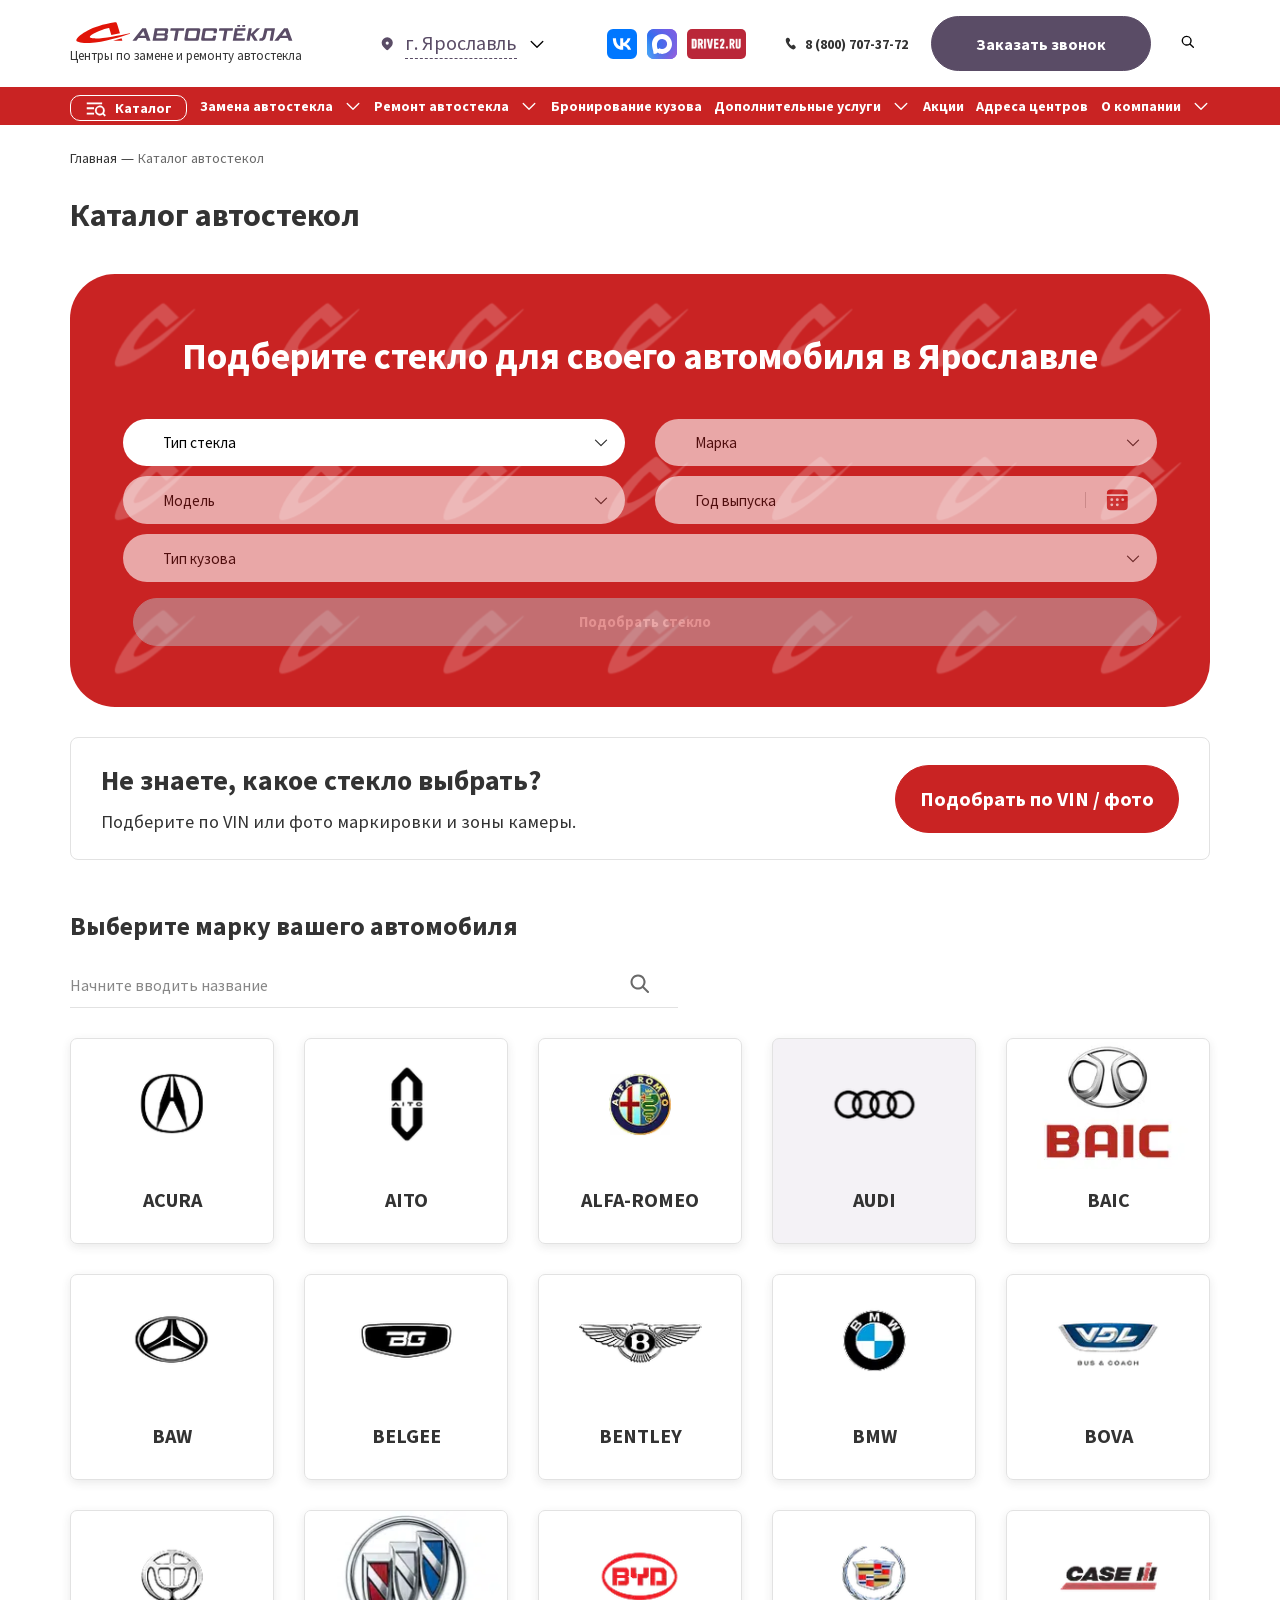
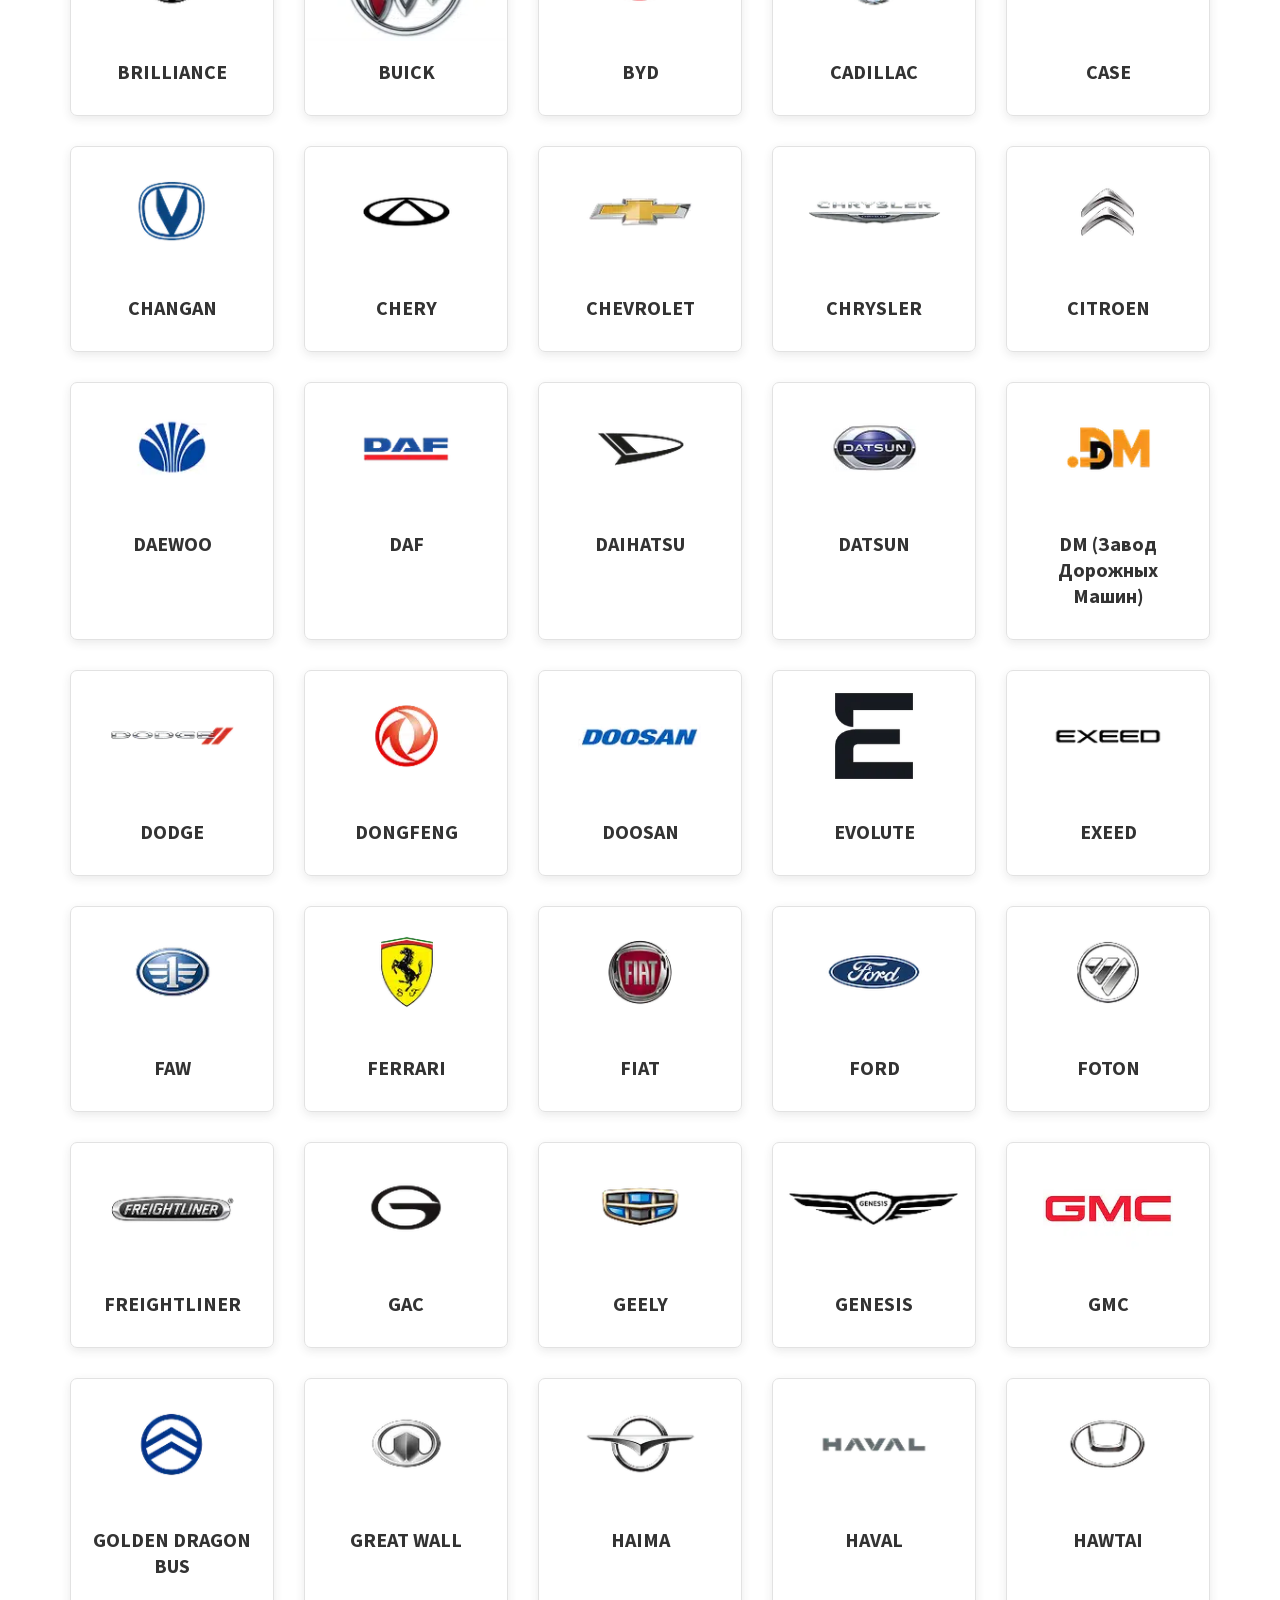
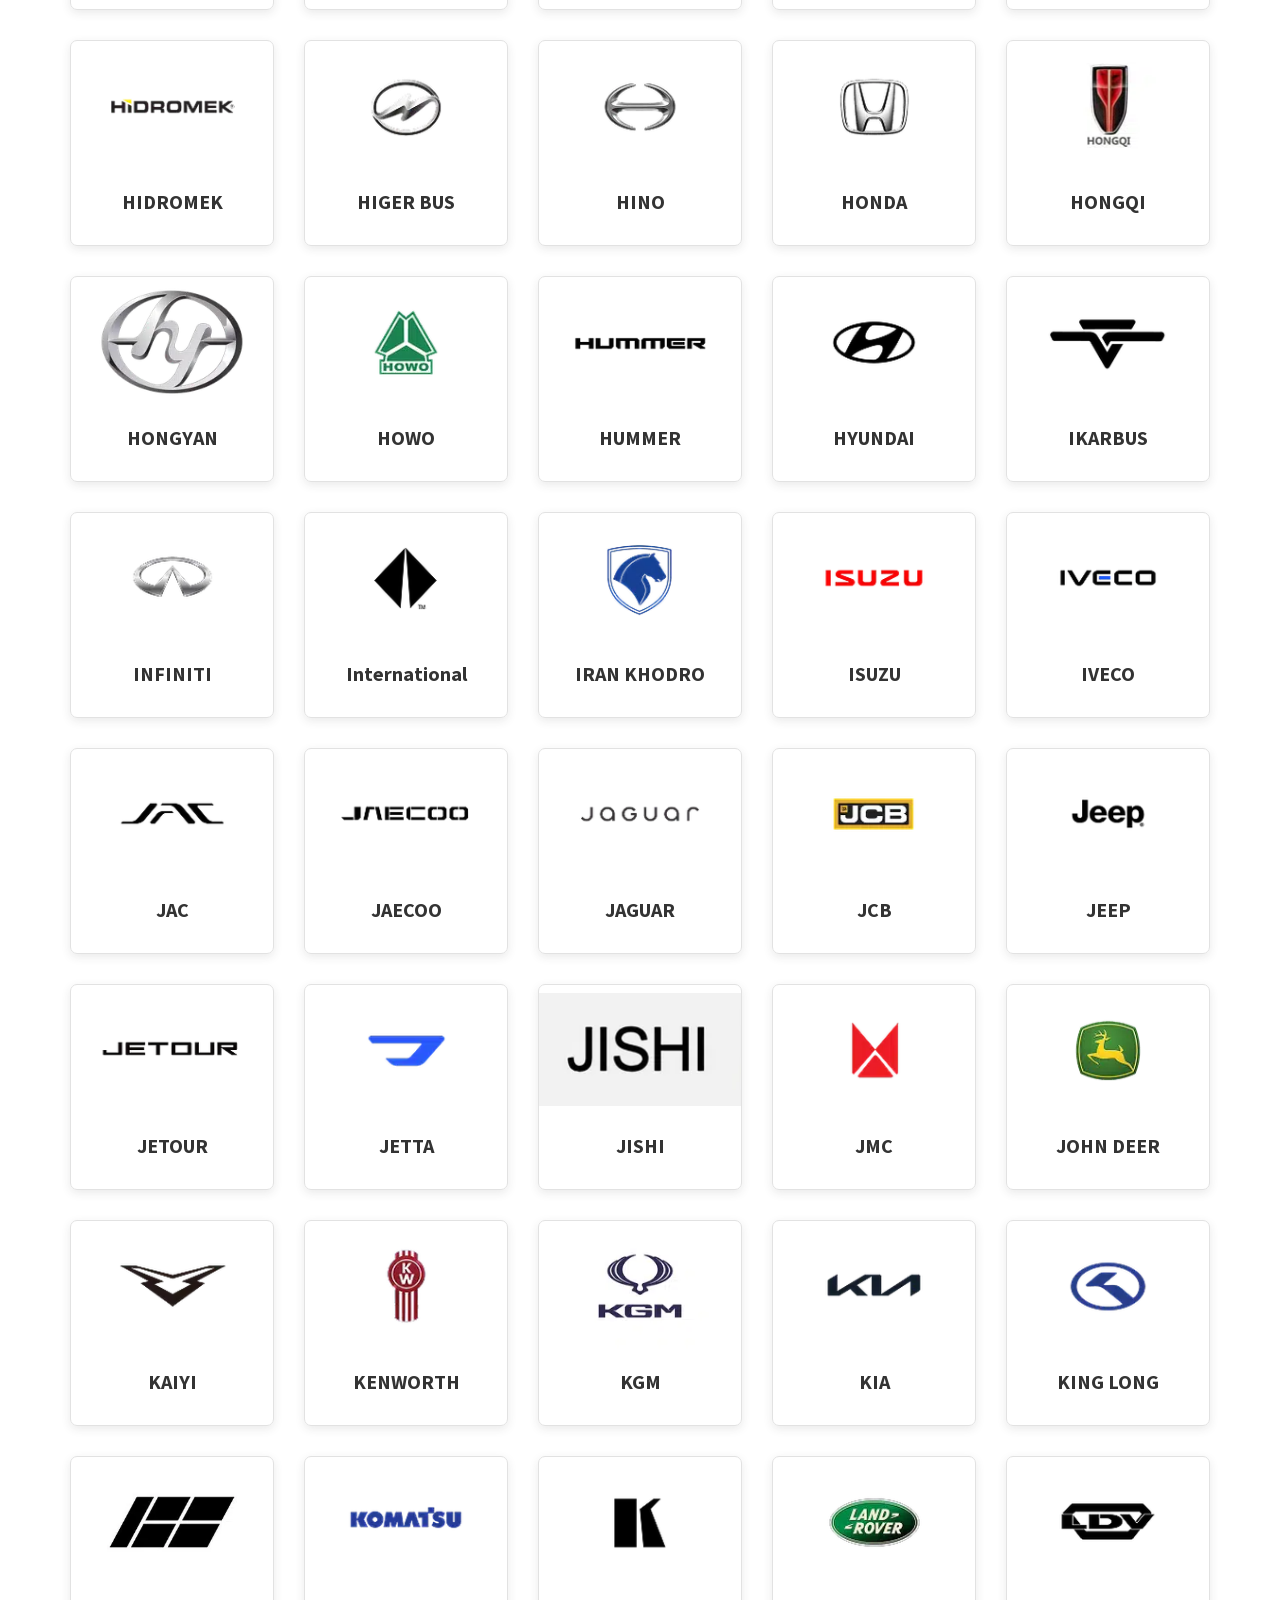
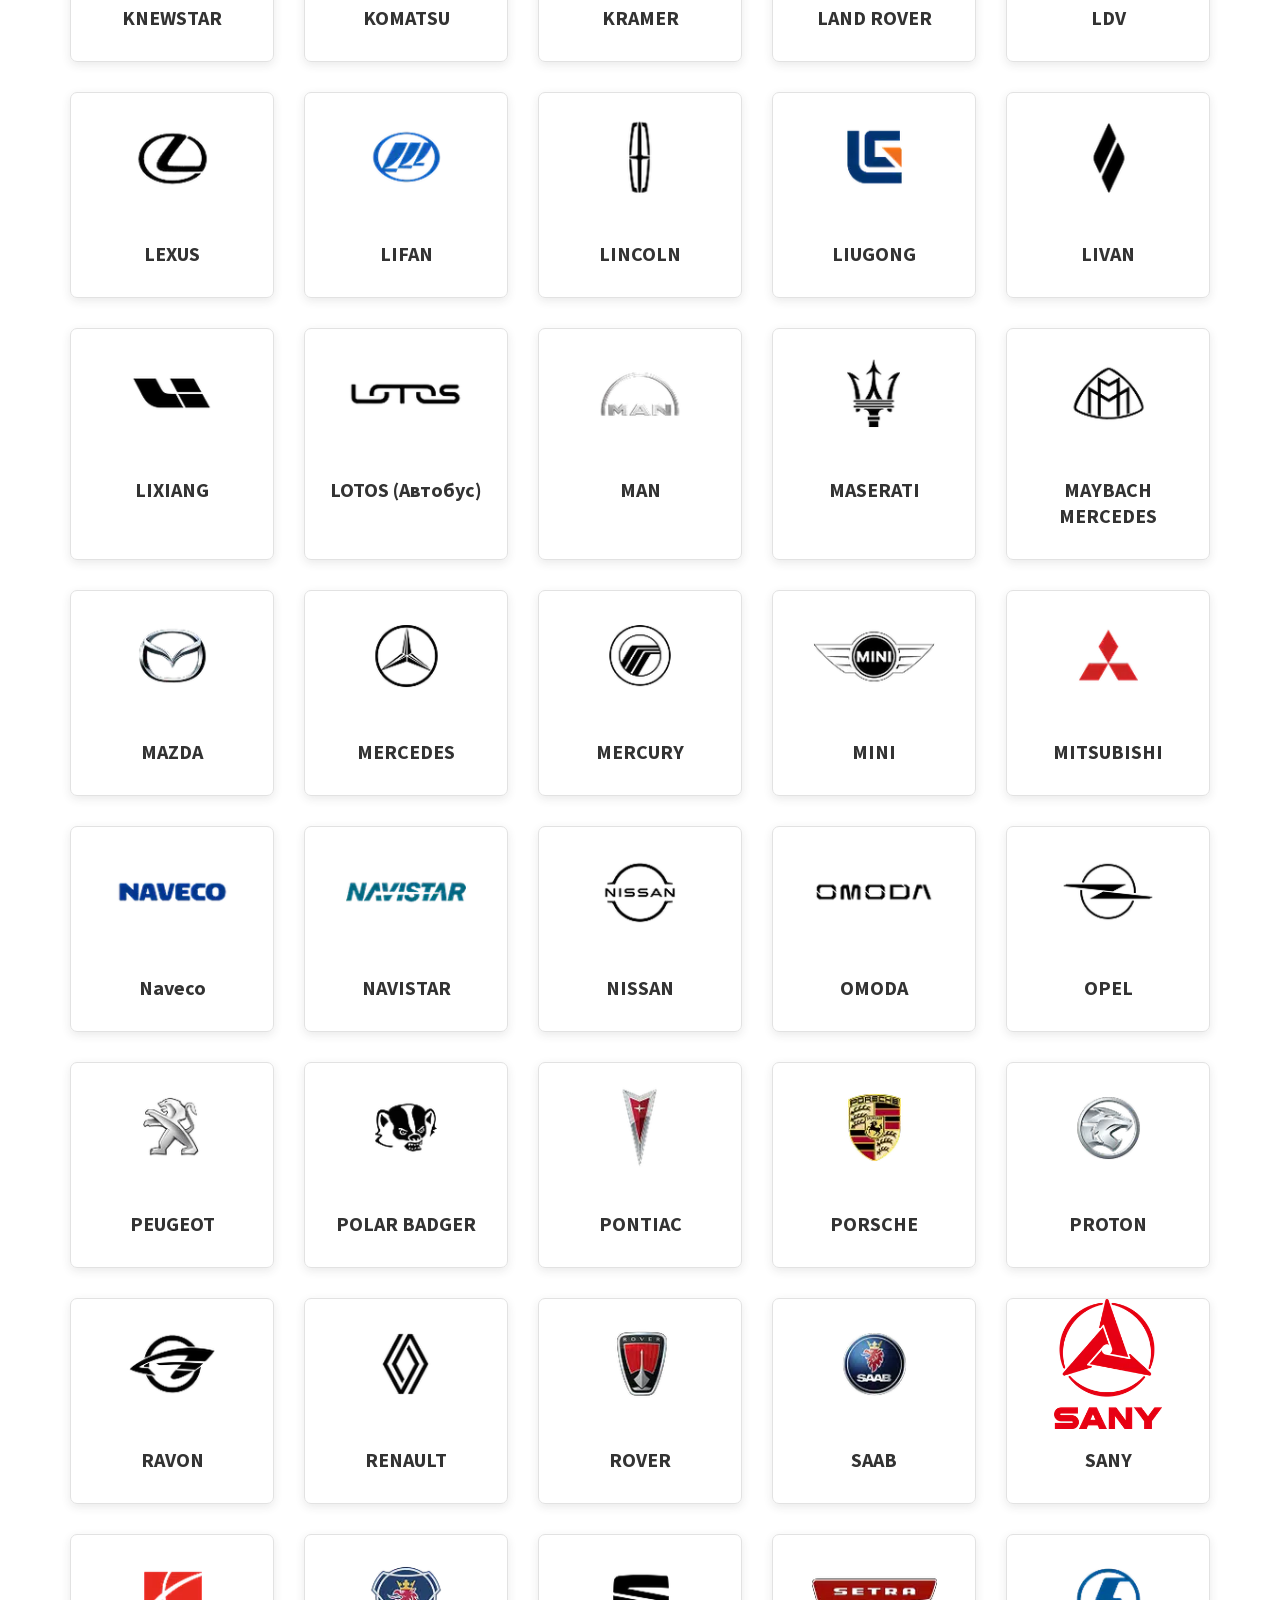
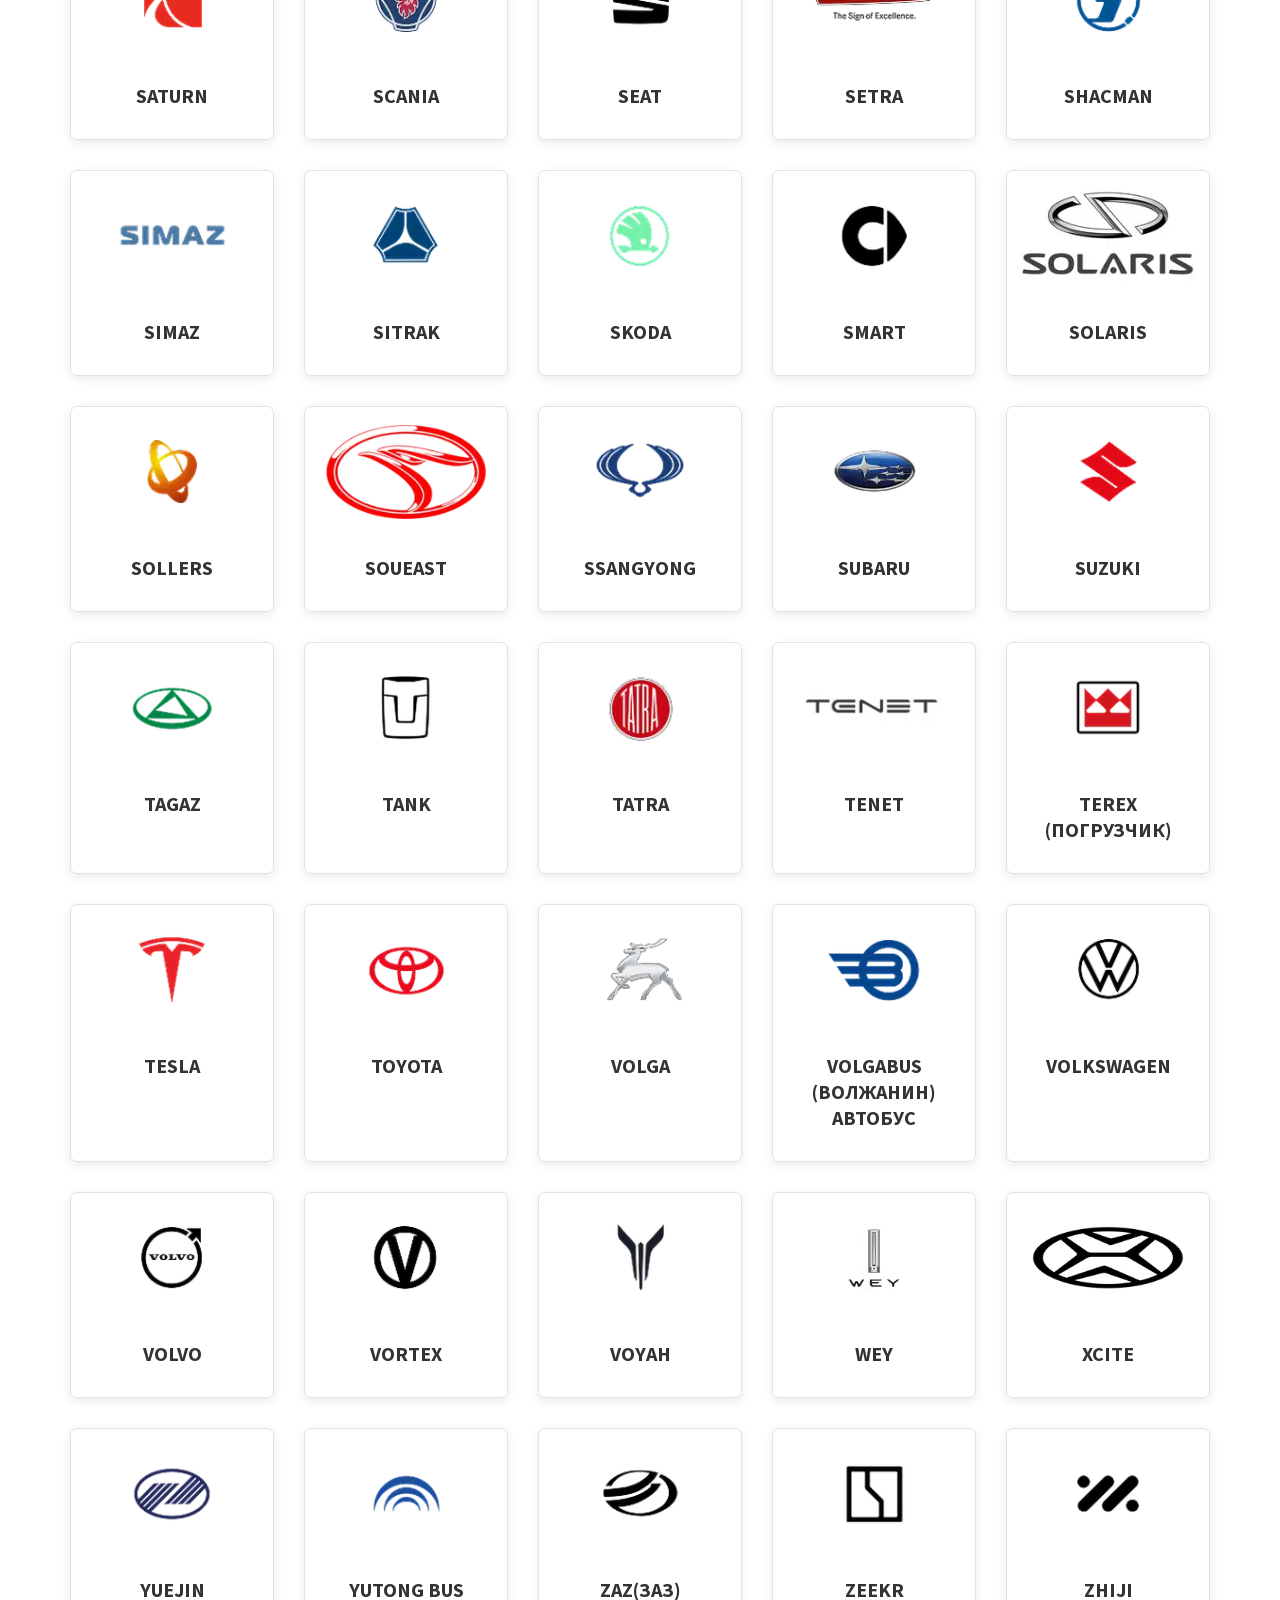
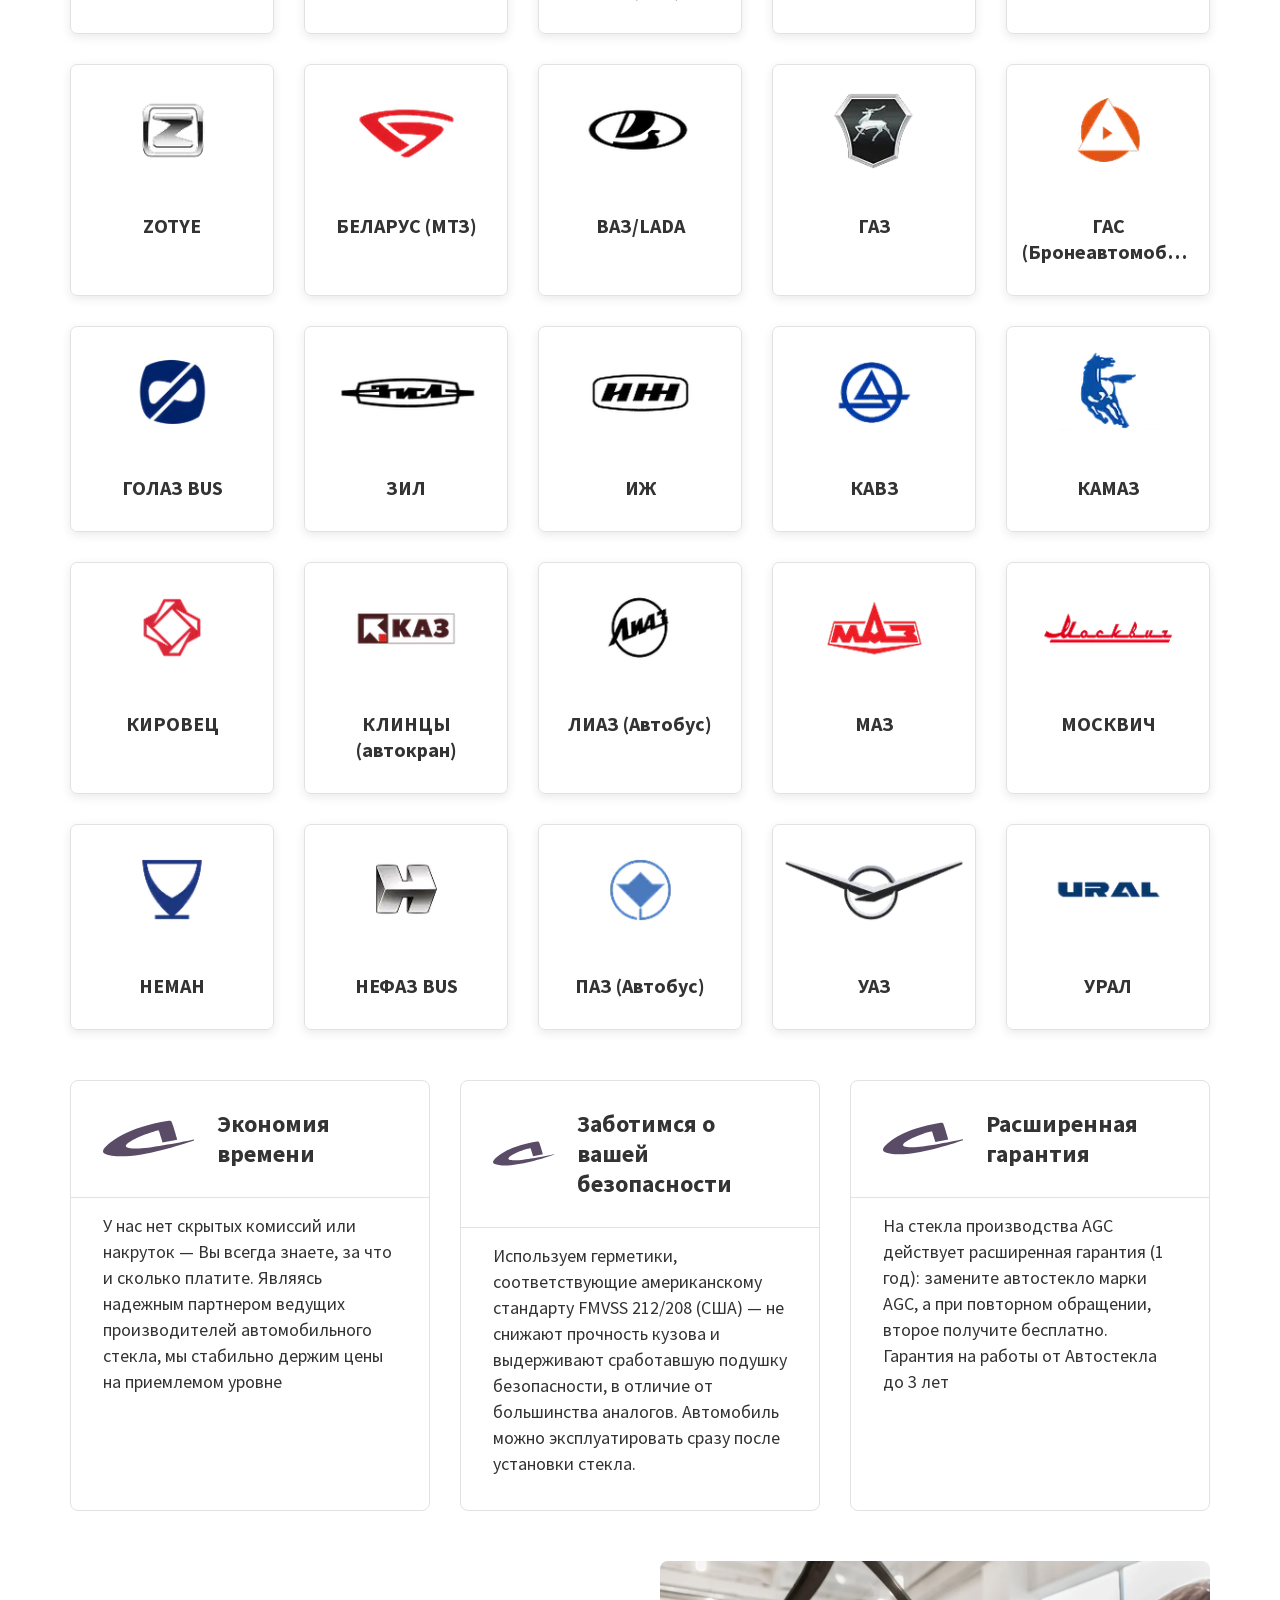
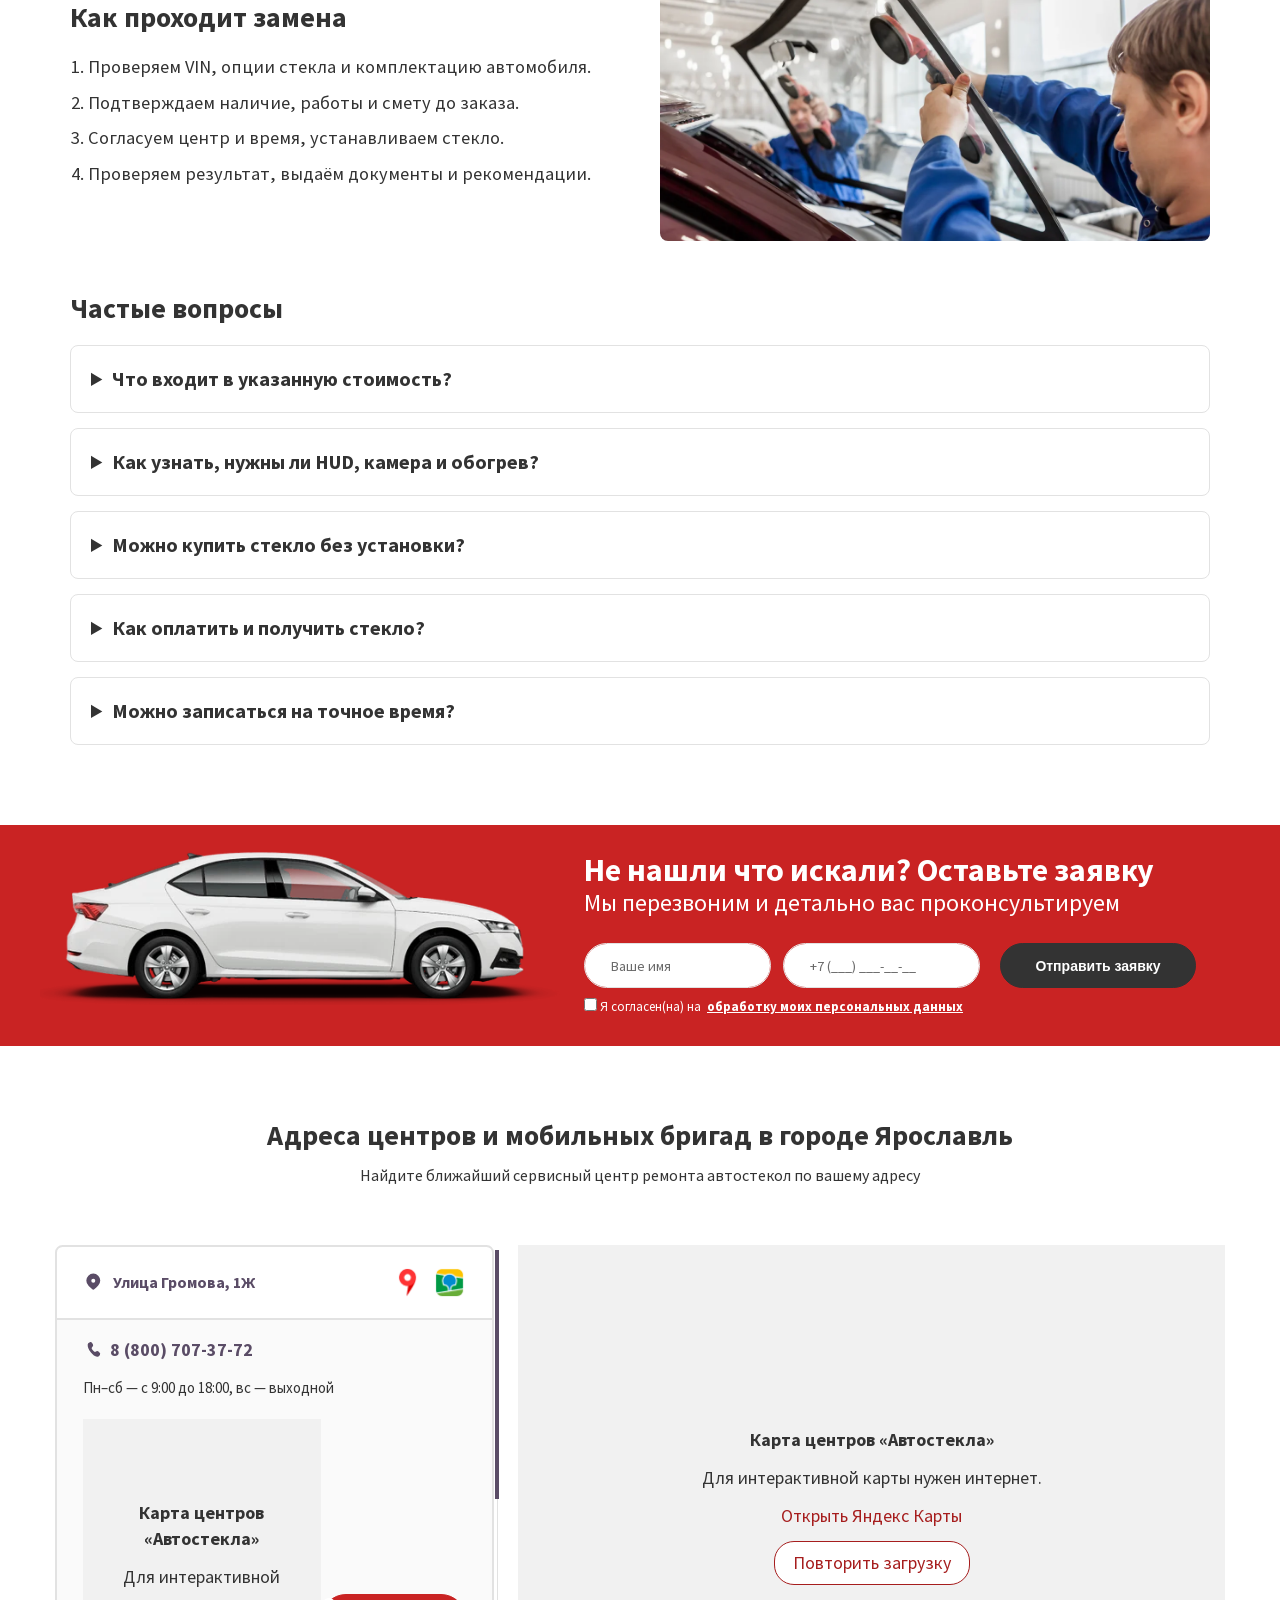
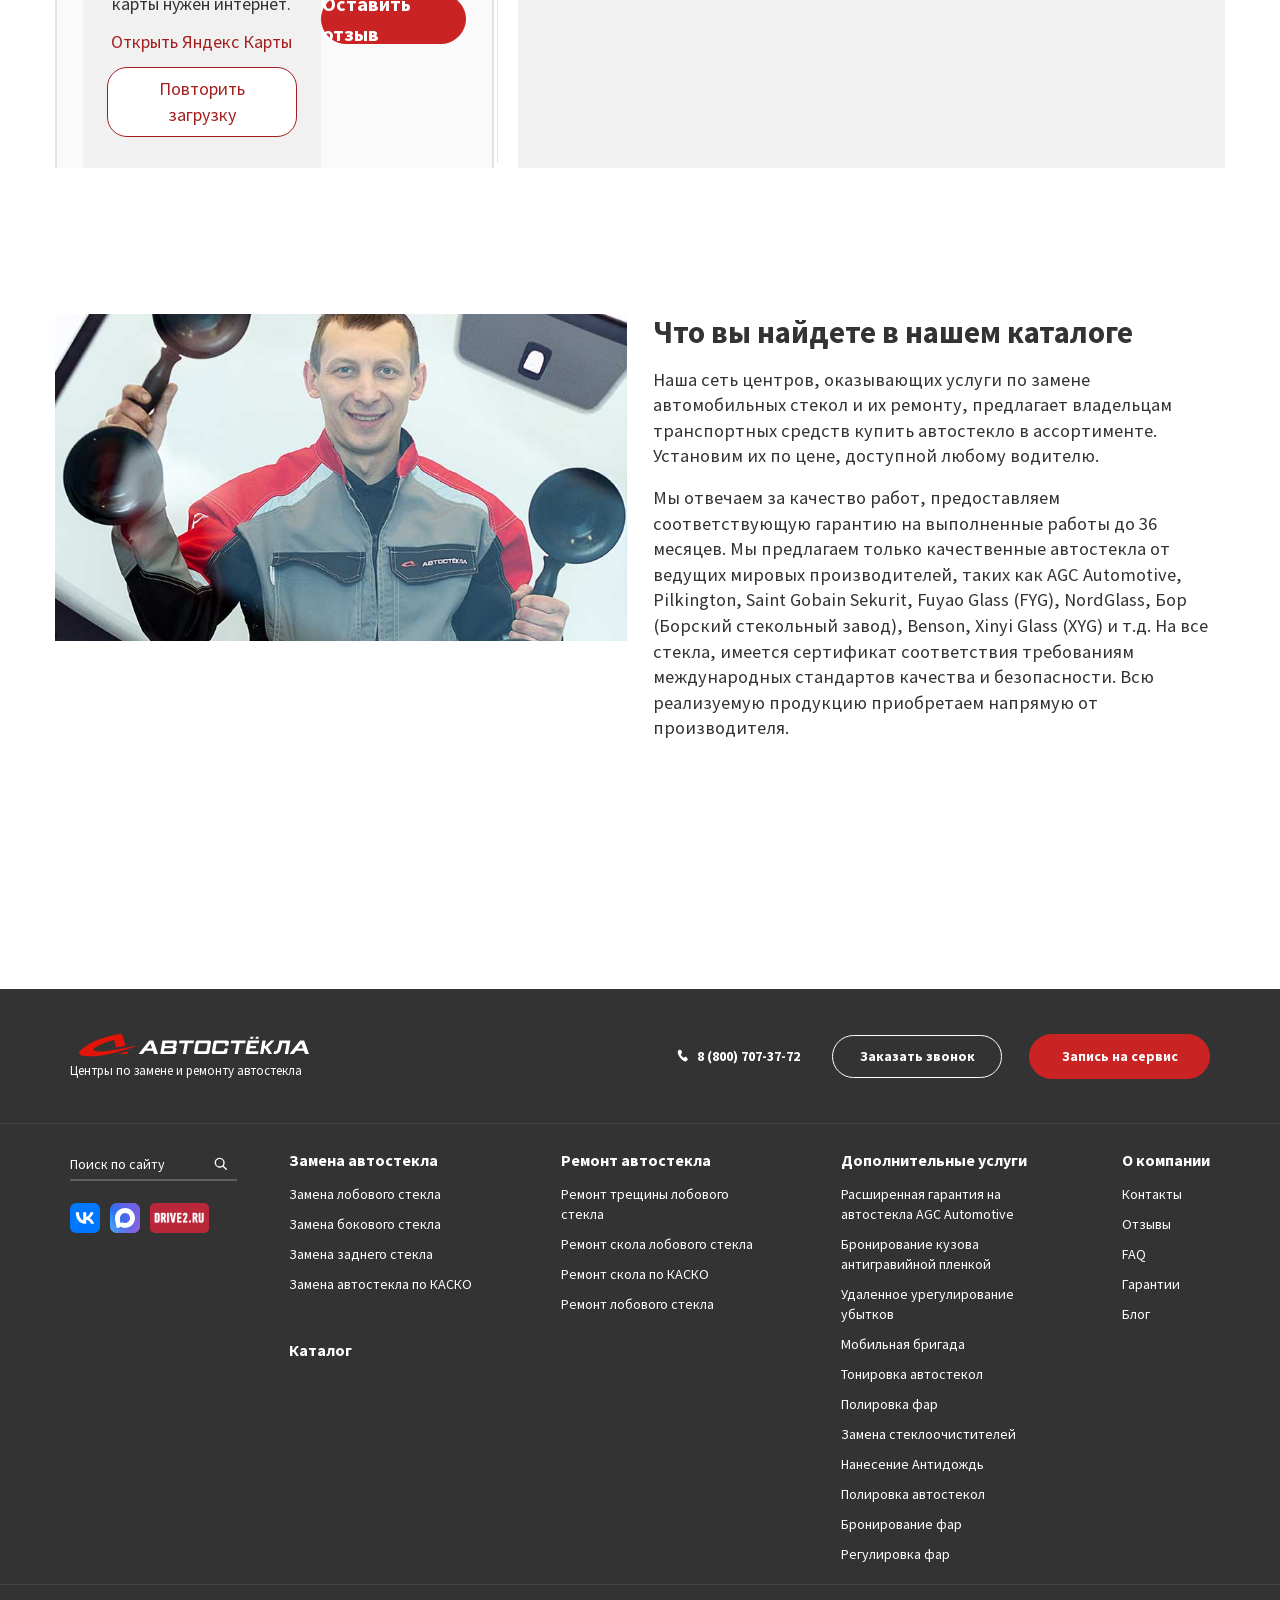
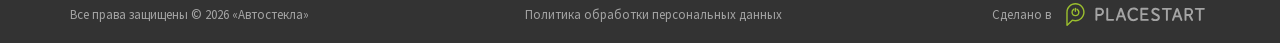
<file: catalog/index.html>
<!DOCTYPE html>

<html id="html" lang="ru">
<head>
<script>window.OFFLINE_ROOT="../";</script><script src="../offline-runtime.js"></script><meta content="width=device-width, initial-scale=1, maximum-scale=1, minimum-scale=1, user-scalable=no" name="viewport"/>
<meta charset="utf-8"/>
<link as="style" href="../assets/source-sans-pro-99b4a2787fa4.css" rel="stylesheet"/>
<style>
                body {
                    font-family: -apple-system, BlinkMacSystemFont, "Segoe UI", Roboto, sans-serif;
                }
                @font-face{font-family:swiper-icons;src:url("data:application/font-woff;charset=utf-8;base64, [base64]//wADZ2x5ZgAAAywAAADMAAAD2MHtryVoZWFkAAABbAAAADAAAAA2E2+eoWhoZWEAAAGcAAAAHwAAACQC9gDzaG10eAAAAigAAAAZAAAArgJkABFsb2NhAAAC0AAAAFoAAABaFQAUGG1heHAAAAG8AAAAHwAAACAAcABAbmFtZQAAA/gAAAE5AAACXvFdBwlwb3N0AAAFNAAAAGIAAACE5s74hXjaY2BkYGAAYpf5Hu/j+W2+MnAzMYDAzaX6QjD6/4//Bxj5GA8AuRwMYGkAPywL13jaY2BkYGA88P8Agx4j+/8fQDYfA1AEBWgDAIB2BOoAeNpjYGRgYNBh4GdgYgABEMnIABJzYNADCQAACWgAsQB42mNgYfzCOIGBlYGB0YcxjYGBwR1Kf2WQZGhhYGBiYGVmgAFGBiQQkOaawtDAoMBQxXjg/wEGPcYDDA4wNUA2CCgwsAAAO4EL6gAAeNpj2M0gyAACqxgGNWBkZ2D4/wMA+xkDdgAAAHjaY2BgYGaAYBkGRgYQiAHyGMF8FgYHIM3DwMHABGQrMOgyWDLEM1T9/w8UBfEMgLzE////P/5//f/V/xv+r4eaAAeMbAxwIUYmIMHEgKYAYjUcsDAwsLKxc3BycfPw8jEQA/[base64]/uznmfPFBNODM2K7MTQ45YEAZqGP81AmGGcF3iPqOop0r1SPTaTbVkfUe4HXj97wYE+yNwWYxwWu4v1ugWHgo3S1XdZEVqWM7ET0cfnLGxWfkgR42o2PvWrDMBSFj/IHLaF0zKjRgdiVMwScNRAoWUoH78Y2icB/yIY09An6AH2Bdu/UB+yxopYshQiEvnvu0dURgDt8QeC8PDw7Fpji3fEA4z/PEJ6YOB5hKh4dj3EvXhxPqH/SKUY3rJ7srZ4FZnh1PMAtPhwP6fl2PMJMPDgeQ4rY8YT6Gzao0eAEA409DuggmTnFnOcSCiEiLMgxCiTI6Cq5DZUd3Qmp10vO0LaLTd2cjN4fOumlc7lUYbSQcZFkutRG7g6JKZKy0RmdLY680CDnEJ+UMkpFFe1RN7nxdVpXrC4aTtnaurOnYercZg2YVmLN/d/gczfEimrE/fs/bOuq29Zmn8tloORaXgZgGa78yO9/cnXm2BpaGvq25Dv9S4E9+5SIc9PqupJKhYFSSl47+Qcr1mYNAAAAeNptw0cKwkAAAMDZJA8Q7OUJvkLsPfZ6zFVERPy8qHh2YER+3i/BP83vIBLLySsoKimrqKqpa2hp6+jq6RsYGhmbmJqZSy0sraxtbO3sHRydnEMU4uR6yx7JJXveP7WrDycAAAAAAAH//wACeNpjYGRgYOABYhkgZgJCZgZNBkYGLQZtIJsFLMYAAAw3ALgAeNolizEKgDAQBCchRbC2sFER0YD6qVQiBCv/H9ezGI6Z5XBAw8CBK/m5iQQVauVbXLnOrMZv2oLdKFa8Pjuru2hJzGabmOSLzNMzvutpB3N42mNgZGBg4GKQYzBhYMxJLMlj4GBgAYow/P/PAJJhLM6sSoWKfWCAAwDAjgbRAAB42mNgYGBkAIIbCZo5IPrmUn0hGA0AO8EFTQAA");font-weight:400;font-style:normal}:root{--swiper-theme-color:#007aff}.swiper{margin-left:auto;margin-right:auto;position:relative;overflow:hidden;list-style:none;padding:0;z-index:1}.swiper-vertical>.swiper-wrapper{-ms-flex-direction:column;flex-direction:column}.swiper-wrapper{position:relative;width:100%;height:100%;z-index:1;display:-ms-flexbox;display:flex;transition-property:transform;box-sizing:content-box}.swiper-android .swiper-slide,.swiper-wrapper{transform:translateZ(0)}.swiper-pointer-events{-ms-touch-action:pan-y;touch-action:pan-y}.swiper-pointer-events.swiper-vertical{-ms-touch-action:pan-x;touch-action:pan-x}.swiper-slide{-ms-flex-negative:0;flex-shrink:0;width:100%;height:100%;position:relative;transition-property:transform}.swiper-slide-invisible-blank{visibility:hidden}.swiper-autoheight,.swiper-autoheight .swiper-slide{height:auto}.swiper-autoheight .swiper-wrapper{-ms-flex-align:start;align-items:flex-start;transition-property:transform,height}.swiper-backface-hidden .swiper-slide{transform:translateZ(0);backface-visibility:hidden}.swiper-3d,.swiper-3d.swiper-css-mode .swiper-wrapper{perspective:1200px}.swiper-3d .swiper-cube-shadow,.swiper-3d .swiper-slide,.swiper-3d .swiper-slide-shadow,.swiper-3d .swiper-slide-shadow-bottom,.swiper-3d .swiper-slide-shadow-left,.swiper-3d .swiper-slide-shadow-right,.swiper-3d .swiper-slide-shadow-top,.swiper-3d .swiper-wrapper{transform-style:preserve-3d}.swiper-3d .swiper-slide-shadow,.swiper-3d .swiper-slide-shadow-bottom,.swiper-3d .swiper-slide-shadow-left,.swiper-3d .swiper-slide-shadow-right,.swiper-3d .swiper-slide-shadow-top{position:absolute;left:0;top:0;width:100%;height:100%;pointer-events:none;z-index:10}.swiper-3d .swiper-slide-shadow{background:rgba(0,0,0,.15)}.swiper-3d .swiper-slide-shadow-left{background-image:linear-gradient(270deg,rgba(0,0,0,.5),rgba(0,0,0,0))}.swiper-3d .swiper-slide-shadow-right{background-image:linear-gradient(90deg,rgba(0,0,0,.5),rgba(0,0,0,0))}.swiper-3d .swiper-slide-shadow-top{background-image:linear-gradient(0deg,rgba(0,0,0,.5),rgba(0,0,0,0))}.swiper-3d .swiper-slide-shadow-bottom{background-image:linear-gradient(180deg,rgba(0,0,0,.5),rgba(0,0,0,0))}.swiper-css-mode>.swiper-wrapper{overflow:auto;scrollbar-width:none;-ms-overflow-style:none}.swiper-css-mode>.swiper-wrapper::-webkit-scrollbar{display:none}.swiper-css-mode>.swiper-wrapper>.swiper-slide{scroll-snap-align:start start}.swiper-horizontal.swiper-css-mode>.swiper-wrapper{-ms-scroll-snap-type:x mandatory;scroll-snap-type:x mandatory}.swiper-vertical.swiper-css-mode>.swiper-wrapper{-ms-scroll-snap-type:y mandatory;scroll-snap-type:y mandatory}.swiper-centered>.swiper-wrapper:before{content:"";-ms-flex-negative:0;flex-shrink:0;-ms-flex-order:9999;order:9999}.swiper-centered.swiper-horizontal>.swiper-wrapper>.swiper-slide:first-child{margin-inline-start:var(--swiper-centered-offset-before)}.swiper-centered.swiper-horizontal>.swiper-wrapper:before{height:100%;min-height:1px;width:var(--swiper-centered-offset-after)}.swiper-centered.swiper-vertical>.swiper-wrapper>.swiper-slide:first-child{margin-block-start:var(--swiper-centered-offset-before)}.swiper-centered.swiper-vertical>.swiper-wrapper:before{width:100%;min-width:1px;height:var(--swiper-centered-offset-after)}.swiper-centered>.swiper-wrapper>.swiper-slide{scroll-snap-align:center center}html{overflow-x:hidden}html.active{overflow:hidden}input{font-family:"Source Sans Pro",sans-serif}body{font-family:"Source Sans Pro",sans-serif;background:#fff}*,body{margin:0;padding:0}*{box-sizing:border-box}:focus{outline:none}a{font-family:"Source Sans Pro",sans-serif;text-decoration:none;transition:color .3s}a__icon{transition:fill .3s}a__text{transition:color .3s}.base-wrapper{width:100%;-ms-flex-pack:center;justify-content:center}.base-flex,.base-wrapper{display:-ms-flexbox;display:flex}.base-ai_c{-ms-flex-align:center;align-items:center}.base-jc-sb{-ms-flex-pack:justify;justify-content:space-between}.base-spacing{margin-bottom:clamp(66.66667px,5.20833vw,100px)}.base-links{display:-ms-flexbox;display:flex;margin-right:calc(.05312 * 100vw + -2px)}@media (max-width:1700px){.base-links{margin-right:calc(.00313 * 100vw + 9px)}}@media (min-width:1920px){.base-links{margin-right:100px}}.base-links a{display:-ms-flexbox;display:flex;-ms-flex-align:center;align-items:center}.base-links__item{height:36px;width:36px;margin-right:10px}.base-links__item-max{background:linear-gradient(90deg,#2E6FEF,#8758E3);border-radius:7px}.base-links__drive{width:88px;object-fit:cover;border-radius:5px}@media (max-width:1600px){.base-links__item{height:30px;width:30px}.base-links__drive{width:73.3px}}@media (max-width:1600px) and (max-width:1320px){.base-links__drive{width:58.7px}}@media (max-width:1600px) and (max-width:979px){.base-links{margin-left:auto;margin-right:15px}}.base__title{font-size:42px;line-height:48px;font-weight:700;color:#333;text-align:center;width:100%}@media (max-width:1440px){.base__title{font-size:28px;line-height:34px}}@media (max-width:979px){.base__title{font-size:22px;line-height:26px}}.base-container{width:1620px}@media (max-width:1700px){.base-container{width:1440px}}@media (max-width:1700px) and (max-width:1500px){.base-container{width:1290px}}@media (max-width:1700px) and (max-width:1500px) and (max-width:1320px){.base-container{width:1170px;padding:0 15px}}@media (max-width:1700px) and (max-width:1500px) and (max-width:1320px) and (max-width:1170px){.base-container{width:100%}}.base-container--center,.container{margin:0 auto}.container{width:1620px}@media (max-width:1700px){.container{width:1440px}}@media (max-width:1500px){.container{width:1290px}}@media (max-width:1320px){.container{width:1170px;padding:0 15px}}@media (max-width:1170px){.container{width:100%}}.theme-input--radio{cursor:pointer;display:grid;-ms-flex-align:center;align-items:center;grid-template-columns:26px 1fr;column-gap:12px}.theme-input--radio input{display:none}.theme-input--radio input:checked~p:after{background-color:#C92323}.theme-input--radio p{border:1px solid #5A4C66;border-radius:50%;display:-ms-flexbox;display:flex;-ms-flex-align:center;align-items:center;-ms-flex-pack:center;justify-content:center;width:26px;height:26px;position:relative}.theme-input--radio p:after{content:"";position:absolute;display:block;width:12px;height:12px;border-radius:50%;background-color:transparent;transition:all .3s ease}h1.base__title{font-size:48px;line-height:55px}@media (max-width:1440px){h1.base__title{font-size:32px;line-height:37px}}@media (max-width:979px){h1.base__title{font-size:24px;line-height:28px}}.scroll-loader{position:relative;width:100%;min-height:60px}.scroll-loader.hidden{display:none}.loader{position:absolute;left:50%;top:50%;transform:translate(-50%,-50%);border:4px solid #f3f3f3;border-top:4px solid #C92323;border-radius:50%;width:40px;height:40px;animation:spin 1s linear infinite}.a-btn{display:-ms-flexbox;display:flex;cursor:pointer;-ms-flex-align:center;align-items:center;-ms-flex-pack:center;justify-content:center;border-radius:180px;height:68px}.a-btn,.a-btn *{transition:border .2s,color .2s,background .2s;font-size:20px;line-height:30px;font-weight:700}@media (max-width:1170px){.a-btn,.a-btn *{font-size:16px;line-height:25px}}@media (max-width:1170px) and (max-width:979px){.a-btn,.a-btn *{font-size:13px;line-height:19px}}@media (max-width:1170px){.a-btn{height:52px}}@media (max-width:1170px) and (max-width:979px){.a-btn{height:42px}}.a-btn svg{transition:fill .2s}.a-btn-outline{background:#fff;border:1px solid #5A4C66;color:#5A4C66}.a-btn-outline:hover{background:#C92323;border:1px solid #C92323;color:#fff}.a-btn-outline_reversed{border:1px solid #fff;color:#fff;background:transparent}.a-btn-outline_reversed:hover{background:#fff;color:#5A4C66;border:1px solid #5A4C66}.a-btn-red{background:#E11408;border:1px solid #E11408}.a-btn-red2{background:#C92323;border:1px solid #C92323}.a-btn-red,.a-btn-red2{color:#fff}.a-btn-red2:hover,.a-btn-red:hover{background:#fff;color:#5A4C66;border:1px solid #5A4C66}.a-btn-black{color:white;background:#333;border:1px solid #333}.a-btn-black:hover{color:black;background:white}.a-btn.disabled{border:1px solid #BDBAC0;background:#BDBAC0;color:#fff;pointer-events:none}.button-to-top{position:fixed;right:clamp(5px,3.125vw,60px);bottom:40vh;height:clamp(104px,8.125vw,156px);width:clamp(45.33333px,3.54167vw,68px);background-color:#C92323;border:1px solid #C92323;border-radius:200px;display:-ms-flexbox;display:flex;-ms-flex-pack:center;justify-content:center;z-index:11;cursor:pointer;transition:all .3s ease;transform:translateX(calc(100% + 60px))}.button-to-top.active{transform:none}.button-to-top:hover{background-color:#fff}.button-to-top:hover svg{fill:#C92323}.button-to-top:hover span{color:#C92323}.button-to-top__wrapper{rotate:-90deg;display:-ms-flexbox;display:flex;-ms-flex-align:center;align-items:center;-ms-flex-pack:center;justify-content:center;gap:clamp(9.33333px,.72917vw,14px)}.button-to-top svg{width:clamp(12.66667px,.98958vw,19px);height:clamp(12.66667px,.98958vw,19px);rotate:90deg;fill:#fff;transition:all .3s ease}.button-to-top span{font-family:Source Sans Pro;font-size:clamp(14px,1.04167vw,20px);font-weight:700;line-height:120%;color:#fff;transition:all .3s ease}.catalog-menu{position:absolute;left:calc(.04063 * 100vw + 52px);width:-moz-fit-content;width:fit-content;padding:calc(.00625 * 100vw + 8px);transition:all .3s ease-in-out;display:none;pointer-events:none;opacity:0;transform:translateY(-10%);z-index:-1}.catalog-menu.active,.catalog-menu:hover{display:block;pointer-events:all;opacity:1;z-index:1;transform:translate(0)}.catalog-menu__wrapper{display:-ms-flexbox;display:flex;-ms-flex-direction:column;flex-direction:column;gap:calc(.00625 * 100vw + 8px);padding:calc(.00625 * 100vw + 8px);width:-moz-fit-content;width:fit-content;border:1px solid #E2E2E2;border-radius:7px;box-shadow:0 3px 10px 0 rgba(51,51,51,.101961);background-color:#fff}.catalog-menu-groups{position:relative;overflow:hidden}.catalog-menu-groups__item{display:none;pointer-events:none}.catalog-menu-groups__item.active{display:block;pointer-events:all}.catalog-menu-types{display:-ms-flexbox;display:flex;-ms-flex-pack:center;justify-content:center}.catalog-menu-types__item{position:relative;overflow:hidden;cursor:pointer;padding:calc(.00313 * 100vw + 4px) calc(.00625 * 100vw + 8px);font-weight:700;font-size:calc(.005 * 100vw + 10.4px);line-height:calc(.00937 * 100vw + 12px);color:#aaa;border:1px solid #aaa;transition:all .3s ease-in-out}.catalog-menu-types__item.active{background-color:#C92323;color:#fff;border-color:#C92323}.catalog-menu-types__item:not(.active):hover{color:#C92323;border-color:#C92323}.catalog-menu-types__item .link{position:absolute;width:100%;top:0;left:0;height:100%;display:-ms-flexbox;display:flex;-ms-flex-pack:center;justify-content:center;-ms-flex-align:center;align-items:center;color:#fff;transition:all .3s ease-in-out;transform:translateY(100%)}.catalog-menu-types__item .text{transition:all .3s ease-in-out}.catalog-menu-types__item.active:hover .link{transform:translate(0)}.catalog-menu-types__item.active:hover .text{transform:translateY(-150%)}.catalog-menu-types__item--first{border-top-left-radius:10px;border-bottom-left-radius:10px}.catalog-menu-types__item--last{border-top-right-radius:10px;border-bottom-right-radius:10px}.catalog-menu-marks{display:grid;grid-template-columns:repeat(auto-fill,minmax(150px,1fr));grid-template-rows:repeat(8,calc(.01875 * 100vw + 24px));grid-auto-flow:column;row-gap:calc(.00313 * 100vw + 4px);column-gap:calc(.00813 * 100vw + 9.4px)}.catalog-menu-marks__item{display:-ms-flexbox;display:flex;gap:calc(.00375 * 100vw + 4.8px);-ms-flex-align:center;align-items:center;width:calc(.05625 * 100vw + 72px);border-radius:10px;transition:all .33s ease-in-out}.catalog-menu-marks__item--more{grid-row:8;-ms-flex-item-align:end;align-self:end;width:-moz-fit-content;width:fit-content;height:calc(.015 * 100vw + 19.2px);background-color:#C92323;color:#fff;padding:calc(.00313 * 100vw + 4px) calc(.005 * 100vw + 6.4px);font-weight:700;font-size:calc(.005 * 100vw + 10.4px);line-height:calc(.00937 * 100vw + 12px)}.catalog-menu-marks__item--more svg{margin:0}.catalog-menu-marks__item:not(.catalog-menu-marks__item--more):hover{box-shadow:0 3px 10px 0 rgba(51,51,51,.101961)}.catalog-menu-marks__image-wrapper{width:calc(.01875 * 100vw + 24px);height:calc(.01875 * 100vw + 24px);display:-ms-flexbox;display:flex;-ms-flex-pack:center;justify-content:center;-ms-flex-align:center;align-items:center}.catalog-menu-marks__image{width:100%;height:100%;object-fit:cover}.catalog-menu-marks__name{color:#333333;font-weight:500;font-style:normal;font-size:calc(.005 * 100vw + 10.4px);line-height:calc(.00937 * 100vw + 12px)}.header{margin-bottom:150px;position:relative}@media (max-width:1650px){.header{margin-bottom:8.5vw}}@media (max-width:1340px){.header{margin-bottom:9.5vw}}@media (max-width:1230px){.header{margin-bottom:10vw}}.header-desktop{width:100%;background:#fff;z-index:12;position:fixed;top:0;left:0}.header-desktop-burger{cursor:pointer;width:55px;height:55px;margin-left:24px;border-radius:50%;background:#C92323;display:none;-ms-flex-pack:center;justify-content:center;-ms-flex-align:center;align-items:center}.header-desktop-burger__icon{height:14px;width:20px;display:-ms-flexbox;display:flex;-ms-flex-direction:column;flex-direction:column}.header-desktop-burger__line{width:100%;height:2px;background:#fff;border-radius:2px}.header-desktop-burger__line:not(:first-child){margin-top:4px}.header-desktop-burger.active .header-desktop-burger__line:first-child{animation:HDBurger1 .6s ease-in forwards}.header-desktop-burger.active .header-desktop-burger__line:nth-child(2){animation:HDBurger2 .6s ease-in forwards,HDBurger2Opacity .6s ease-in forwards}.header-desktop-burger.active .header-desktop-burger__line:last-child{animation:HDBurger3 .6s ease-in forwards}@keyframes HDBurger1{0%{transform:translateY(0)}50%{transform:translateY(6px) rotate(0deg)}60%{transform:translateY(6px) rotate(45deg)}to{transform:translateY(6px) rotate(405deg)}}@keyframes HDBurger2Opacity{0%,70%{opacity:1}71%,to{opacity:0}}@keyframes HDBurger2{0%,60%{transform:rotate(0deg)}to{transform:rotate(1turn)}}@keyframes HDBurger3{0%{transform:translateY(0)}50%{transform:translateY(-6px) rotate(0deg)}60%{transform:translateY(-6px) rotate(-45deg)}to{transform:translateY(-6px) rotate(315deg)}}.header-desktop-top{padding:16px 0;display:-ms-flexbox;display:flex;-ms-flex-pack:justify;justify-content:space-between}.header-desktop__left,.header-desktop__right{display:-ms-flexbox;display:flex;-ms-flex-align:center;align-items:center;position:relative}.header-desktop-logo__svg{width:calc(213px + (100vw - 1170px) * .14133);height:calc(20px + (100vw - 1170px) * .01467)}.header-desktop-logo__text{font-size:20px;line-height:27px;color:dimgray}@media (max-width:1600px){.header-desktop-logo__text{font-size:16px;line-height:20px;color:#333}}@media (max-width:1600px) and (max-width:1320px){.header-desktop-logo__text{font-size:13px;line-height:18px;color:#333}}.header-desktop-domains{margin-left:calc(77px + (100vw - 1280px) * .06094)}.header-desktop-domains,.header-desktop-domains__wrapper{display:-ms-flexbox;display:flex;-ms-flex-align:center;align-items:center}.header-desktop-domains__wrapper .header-desktop-menu-link__icon{fill:black}.header-desktop-domains__wrapper:hover .header-desktop-menu-link__icon{fill:#C92323}.header-desktop-domains__svg{width:24px;height:24px;fill:#5A4C66}@media (max-width:1600px){.header-desktop-domains__svg{width:16px;height:16px}}.header-desktop-domains__domain{margin-left:10px;font-size:20px;line-height:30px;color:#333;color:#5A4C66;border-bottom:1px dashed #5A4C66}.header-desktop-domains:hover .header-desktop-domains__svg{fill:#C92323}.header-desktop-domains:hover .header-desktop-domains__domain{color:#C92323;border-bottom:1px dashed #C92323}.header-desktop-phone{margin-left:13px;display:-ms-flexbox;display:flex;-ms-flex-align:center;align-items:center;font-size:22px;line-height:30px;font-weight:bold;color:#333}.header-desktop-phone__icon{height:24px;width:24px;fill:#333;margin-right:10px}@media (max-width:1600px){.header-desktop-phone__icon{height:16px;width:16px;margin-right:7px}}@media (max-width:1600px){.header-desktop-phone{font-size:18px;line-height:24px;color:#333}}@media (max-width:1600px) and (max-width:1320px){.header-desktop-phone{font-size:14px;line-height:20px;color:#333}}.header-desktop-phone:hover{color:#C92323}.header-desktop-phone:hover .header-desktop-phone__icon{fill:#C92323}.header-desktop__callback{width:271px;height:68px;margin-left:23px;background:#5A4C66;color:#fff;font-size:20px;line-height:30px;font-weight:700}@media (max-width:1600px){.header-desktop__callback{width:240px;height:60.2214px;font-size:18px;line-height:24px;font-weight:700}}@media (max-width:1600px) and (max-width:1320px){.header-desktop__callback{width:220px;height:55.20295px;font-size:16px;line-height:20px;font-weight:700}}.header-desktop-phone,.header-desktop__callback{opacity:1;transition:opacity .3s}.header-desktop-phone.hidden,.header-desktop__callback.hidden{opacity:0}.header-desktop-search{position:relative;overflow:hidden;height:53px;width:431px;border:1px solid #5A4C66;border-radius:180px;background:#fff}.header-desktop-search-wrapper{position:absolute;opacity:1!important;top:0;height:100%;padding-left:40px;right:-40vw;display:-ms-flexbox;display:flex;z-index:13;transition:right .3s ease-in-out;-ms-flex-align:center;align-items:center}.header-desktop-search-wrapper.active{right:0}.header-desktop-search-wrapper.hidden{display:none}.header-desktop-search-btn{cursor:pointer;margin-left:17px;padding:14px}.header-desktop-search-btn__icon{height:34px;width:34px}@media (max-width:1600px){.header-desktop-search-btn{margin-left:15.44px}.header-desktop-search-btn__icon{width:16px;height:16px}}.header-desktop-search-button{position:absolute;left:0;top:0;height:100%;width:70px;display:-ms-flexbox;display:flex;-ms-flex-pack:center;justify-content:center;-ms-flex-align:center;align-items:center}.header-desktop-search-button__icon{width:24px;height:24px;fill:#5A4C66}.header-desktop-search-button:focus .header-desktop-search-button__icon{fill:#C92323}.header-desktop-search__input{width:100%;height:100%;border:none;-moz-appearance:none;appearance:none;padding:0 40px 0 70px;font-size:18px;line-height:24px;color:#333}.header-desktop-menu{background:#C92323;height:calc(37.75px + (100vw - 1280px) * .04258);width:100%;transition:all .3s ease}.header-desktop-menu__container{display:-ms-flexbox;display:flex;-ms-flex-pack:justify;justify-content:space-between}.header-desktop-menu-link{position:relative;height:100%;-ms-flex-align:center;align-items:center;display:-ms-flexbox;display:flex;font-size:20px;line-height:30px;font-weight:700;color:#fff}.header-desktop-menu-link--menu{border:1px solid #FFFFFF;border-radius:10px;padding:calc(.00313 * 100vw + 4px) calc(.00562 * 100vw + 7.2px);margin-top:calc(.00313 * 100vw + 4px);margin-bottom:calc(.00313 * 100vw + 4px);height:69%}.header-desktop-menu-link--menu:before{content:"";position:absolute;top:calc(-.00313 * 100vw + -4px);bottom:calc(-.00313 * 100vw + -4px);left:-20px;right:-20px;pointer-events:auto;z-index:1}.header-desktop-menu-link--menu .header-desktop-menu-link__icon{width:calc(.00375 * 100vw + 16.8px);height:calc(.00375 * 100vw + 16.8px);stroke:#fff;stroke-width:.1px;margin-left:0;margin-right:calc(0 * 100vw + 8px)}.header-desktop-menu-link-submenu{top:100%;left:0;width:100%;z-index:12;background:#fff;box-shadow:0 9px 28px rgba(0,0,0,.1);border-radius:5px;position:absolute;padding:20px;display:none}.header-desktop-menu-link-submenu__item{font-size:16px;line-height:24px;color:#333;display:block;padding:6px 0;width:100%;font-weight:normal}.header-desktop-menu-link-submenu__item:visited{color:#333}.header-desktop-menu-link-submenu__item:hover{color:#E11408}.header-desktop-menu-link__icon{height:18px;width:18px;margin-left:11px;fill:#fff}.header-desktop-menu-link:hover .header-desktop-menu-link-submenu{display:block}@media (max-width:1600px){.header-desktop-menu-link{font-size:18px;line-height:24px;font-weight:700;color:#fff}.header-desktop-menu__icon{margin-left:7px;height:16px;width:16px}}@media (max-width:1600px) and (max-width:1320px){.header-desktop-menu{height:37.75px}.header-desktop-menu-link{font-size:14px;line-height:20px;font-weight:700;color:#fff}.header-desktop-menu__icon{margin-left:5px;height:12px;width:12px}}.header-desktop-sticky-menu{width:536px;position:fixed;background:#fff;height:calc(100vh - 100px);right:0;z-index:14;display:none;top:100px}@media (max-width:1600px){.header-desktop-sticky-menu{height:calc(100vh - 92px);top:92px}}@media (max-width:1600px) and (max-width:1320px){.header-desktop-sticky-menu{top:87px;height:calc(100vh - 87px)}}.header-desktop-sticky-menu.active{display:block}.header-desktop-sticky-menu-item{display:-ms-flexbox;display:flex;border-top:1px solid #CDCDCD}.header-desktop-sticky-menu-item:last-child{border-bottom:1px solid #CDCDCD}.header-desktop-sticky-menu-item--red{background-color:#E11408}.header-desktop-sticky-menu-item--red .header-desktop-sticky-menu-item__link{color:#fff}.header-desktop-sticky-menu-item--red .header-desktop-sticky-menu-item__icon{fill:#fff}.header-desktop-sticky-menu-item__link{display:-ms-flexbox;display:flex;width:-moz-fit-content;width:fit-content;padding:20px 35px;font-size:20px;line-height:30px;font-weight:700;color:#333}.header-desktop-sticky-menu-item__subitems_btn{-ms-flex:1;flex:1;padding:0 35px;cursor:pointer;display:-ms-flexbox;display:flex;-ms-flex-pack:end;justify-content:flex-end;-ms-flex-align:center;align-items:center}.header-desktop-sticky-menu-item__icon{height:18px;width:18px;transform:rotate(-90deg)}.header-desktop-sticky-menu-item-children{position:fixed;z-index:10;right:-200%;top:100px;background:#fff;height:calc(100vh - 100px);width:536px;overflow-y:scroll;transition:right .3s ease-in-out;padding-bottom:12px}.header-desktop-sticky-menu-item-children-back{display:-ms-flexbox;display:flex;padding:15px;-ms-flex-align:center;align-items:center;height:54px;border-top:1px solid #CDCDCD;border-bottom:1px solid #CDCDCD;background:#5A4C66}.header-desktop-sticky-menu-item-children-back__text{font-size:16px;line-height:20px;font-weight:700;color:#fff}.header-desktop-sticky-menu-item-children-item{padding:15px;font-size:18px;line-height:26px;font-weight:700;color:#333;border-bottom:1px solid #CDCDCD;display:block}@media (max-width:1600px){.header-desktop-sticky-menu-item-children{height:calc(100vh - 92px);top:92px}}@media (max-width:1600px) and (max-width:1320px){.header-desktop-sticky-menu-item-children{top:87px;height:calc(100vh - 87px)}}.header-desktop-sticky-menu-item.active+.header-desktop-sticky-menu-item-children{right:0}.header-desktop.sticky .header-desktop-menu{height:0;overflow:hidden}.header-desktop.sticky .header-desktop-burger{display:-ms-flexbox;display:flex}.header-desktop.sticky .header-desktop-top{padding:16px 0}.header-desktop.sticky .header-desktop-search-btn{display:none}.header-domain_select{position:absolute;top:calc(134px + (100vw - 1170px) * .03733);width:100%;height:calc(100vh - 134px);opacity:0;transition:opacity .3s;z-index:-1;padding:50px 75px;overflow-y:scroll}@media (max-width:1170px){.header-domain_select{top:120px;position:fixed;top:0;height:100vh}}.header-domain_select-top{width:100%;display:-ms-flexbox;display:flex;-ms-flex-align:center;align-items:center;-ms-flex-pack:justify;justify-content:space-between}.header-domain_select-search{position:relative;border:1px solid #E2E2E2;border-radius:180px;height:68px;width:674px}@media (max-width:1170px){.header-domain_select-search{height:52px}}@media (max-width:1170px) and (max-width:979px){.header-domain_select-search{height:42px}}@media (max-width:979px){.header-domain_select-search{width:calc(100% - 60px)}}.header-domain_select-search-button{position:absolute;right:0;top:0;height:100%;width:64px;display:-ms-flexbox;display:flex;-ms-flex-pack:center;justify-content:center;-ms-flex-align:center;align-items:center}.header-domain_select-search-button__icon{width:24px;height:24px;fill:#5A4C66}.header-domain_select-search-button:focus .header-domain_select-search-button__icon{fill:#C92323}.header-domain_select-search__input{border:none;-moz-appearance:none;appearance:none;font-size:16px;line-height:24px;border-radius:180px;color:#333;padding:0 64px 0 20px;height:100%;width:100%}.header-domain_select-search__input::-webkit-input-placeholder{font-size:16px;line-height:24px;color:#878787}.header-domain_select-search__input::-moz-placeholder{font-size:16px;line-height:24px;color:#878787}.header-domain_select-search__input::-ms-input-placeholder{font-size:16px;line-height:24px;color:#878787}.header-domain_select-search__input::placeholder{font-size:16px;line-height:24px;color:#878787}.header-domain_select-domains{margin-top:36px;columns:7}@media (max-width:1920px){.header-domain_select-domains{columns:5}}@media (max-width:1920px) and (max-width:1600px){.header-domain_select-domains{columns:4}}@media (max-width:1920px) and (max-width:1600px) and (max-width:979px){.header-domain_select-domains{columns:3}}@media (max-width:1920px) and (max-width:1600px) and (max-width:979px) and (max-width:767px){.header-domain_select-domains{columns:2}}@media (max-width:1920px) and (max-width:1600px) and (max-width:979px) and (max-width:767px) and (max-width:600px){.header-domain_select-domains{columns:1}}.header-domain_select-domains-item{display:-ms-flexbox;display:flex;-moz-column-break-inside:avoid;break-inside:avoid-column;margin-top:-5.5px}.header-domain_select-domains-item-domain{padding:12.5px;font-weight:500;font-size:16px;display:block;line-height:24px;color:#333}.header-domain_select-domains-item-domain:hover{color:#E11408;text-decoration:underline}.header-domain_select-domains-item-domain.hidden{display:none}.header-domain_select-domains-item__letter{margin-top:5.5px;min-height:37px;min-width:37px;height:37px;width:37px;font-weight:900;font-size:16px;line-height:24px;display:-ms-flexbox;display:flex;-ms-flex-align:center;align-items:center;-ms-flex-pack:center;justify-content:center;border-radius:8px;border:1px solid #E2E2E2;color:#333;margin-right:19px}.header-domain_select-domains-item.hidden{display:none}.header-domain_select__close{cursor:pointer;height:40px;width:40px;fill:#5A4C66}@media (max-width:979px){.header-domain_select__close{height:36px;width:36px}}.header.domain-select{height:150px}.header.domain-select .header-domain_select{background:#fff;opacity:1;z-index:10}.header.domain-select .header-desktop-bottom{display:none}@media (max-width:1170px){.header.domain-select .header-domain_select{z-index:14;padding:25px 40px}}@media (max-width:1170px) and (max-width:767px){.header.domain-select .header{padding:15px 20px}}.header-wrapper{width:100%}.header-mobile{top:0;left:0;position:fixed;width:100%;z-index:13}.header-mobile-top{height:64px;border-bottom:1px solid #E2E2E2;position:relative;background:#fff}.header-mobile-top-menu{height:100%;width:60px;display:-ms-flexbox;display:flex;-ms-flex-align:center;align-items:center;-ms-flex-pack:center;justify-content:center;padding-bottom:4px}.header-mobile-top-menu__icon{height:24px;width:24px;fill:#5A4C66}.header-mobile-top-menu__icon:first-child{display:-ms-flexbox;display:flex}.header-mobile-top-menu.active .header-mobile-top-menu__icon:first-child,.header-mobile-top-menu__icon:last-child{display:none}.header-mobile-bottom,.header-mobile-top-menu.active .header-mobile-top-menu__icon:last-child{display:-ms-flexbox;display:flex}.header-mobile-bottom{height:56px;-ms-flex-align:center;align-items:center;padding:8px 15px;-ms-flex-pack:justify;justify-content:space-between;background:#fff}.header-mobile-menu{position:fixed;left:-200%;top:121px;background:#fff;height:calc(100vh - 121px);width:100%;z-index:13;transition:left .3s ease-in-out;overflow-y:scroll}.header-mobile-menu-top{height:54px;width:100%;padding:0 15px;display:-ms-flexbox;display:flex;background:#C92323;-ms-flex-align:center;align-items:center;font-size:16px;line-height:24px;font-weight:700;color:#fff}.header-mobile-menu-top svg{fill:#fff}.header-mobile-menu-bg{position:fixed;left:0;top:0;height:100vh;width:100vw;background:rgba(0,0,0,.37);transition:opacity .2s;z-index:-2;opacity:0}.header-mobile-menu-bg.active{z-index:12;opacity:1}.header-mobile-menu.active{left:0}.header-mobile-menu-catalog{width:100%}.header-mobile-menu-catalog-children{position:fixed;z-index:10;left:-200%;top:120px;background:#fff;height:calc(100vh - 121px);width:100%;overflow:auto;transition:left .3s ease-in-out}.header-mobile-menu-catalog-children-back{display:-ms-flexbox;display:flex;padding:15px;-ms-flex-align:center;align-items:center;height:54px;border-top:1px solid #E2E2E2;border-bottom:1px solid #E2E2E2;background:#F9F9F9}.header-mobile-menu-catalog-children-back__text{font-size:16px;line-height:24px;color:#333}.header-mobile-menu-catalog-children-back__icon{margin-right:7px;width:12px;height:12px;fill:#333;transform:rotate(90deg)}.header-mobile-menu-catalog-children-item{padding:15px;font-size:16px;line-height:24px;color:#333;border-bottom:1px dashed #E2E2E2;display:block}.header-mobile-menu-catalog-children-item:last-child{margin-bottom:200px}.header-mobile-menu-catalog-item{display:-ms-flexbox;display:flex;-ms-flex-align:center;align-items:center;border-bottom:1px solid #E2E2E2;width:100%}.header-mobile-menu-catalog-item--red{background:#C92323}.header-mobile-menu-catalog-item--red .header-mobile-menu-catalog-item__text{font-size:16px;line-height:24px;font-weight:700;color:#fff}.header-mobile-menu-catalog-item--red .header-mobile-menu-catalog-item__icon{fill:#fff}.header-mobile-menu-catalog-item__text{font-size:18px;line-height:24px;font-weight:700;color:#333;min-width:-moz-fit-content;min-width:fit-content;max-width:calc(100% - 36px);padding:15px 0 15px 15px}.header-mobile-menu-catalog-item__subitems_btn{cursor:pointer;display:-ms-flexbox;display:flex;-ms-flex-align:center;align-items:center;-ms-flex-pack:end;justify-content:end;width:100%;padding:15px}.header-mobile-menu-catalog-item__icon{width:12px;height:12px;margin-left:20px;transform:rotate(-90deg);fill:#333}.header-mobile-menu-catalog-item.active+.header-mobile-menu-catalog-children{left:0}.header-mobile-menu-catalog-item-wrapper{display:grid;grid-template-columns:55% 45%;padding:0 calc(.01125 * 100vw + 8.4px)}.header-mobile-logo{position:absolute;top:0;left:calc(50% - 100px);height:100%;display:-ms-flexbox;display:flex;-ms-flex-direction:column;flex-direction:column;-ms-flex-align:center;align-items:center;-ms-flex-pack:center;justify-content:center}.header-mobile-logo__svg{height:17.9px;width:184.5px}.header-mobile-logo__text{margin-left:calc(12px + (100vw - 320px) * .02121);font-weight:500;font-size:calc(11px + (100vw - 320px) * .00804);color:#333;line-height:calc(14px + (100vw - 320px) * .00982)}.header-mobile-phone{font-size:14px;line-height:20px;color:#333;display:-ms-flexbox;display:flex;-ms-flex-align:center;align-items:center;height:100%;margin-left:15%}@media (max-width:767px){.header-mobile-phone{margin-left:0}}.header-mobile-phone__icon{width:16px;height:16px;margin-right:7px;fill:#5A4C66}.header-mobile-phone:hover{color:#C92323}.header-mobile-phone:hover .header-mobile-phone__icon{fill:#C92323}.header-mobile__callback{width:calc(137px + (100vw - 320px) * .54471);border-radius:180px;background-color:#5A4C66;color:white;height:37px;font-size:12px;line-height:15px;font-weight:700}@media (max-width:767px){.header-mobile__callback{width:calc(100% - 153px)}}.footer{width:100%;background:#333}.footer-phone{margin-left:13px;display:-ms-flexbox;display:flex;-ms-flex-align:center;align-items:center;font-size:22px;line-height:30px;font-weight:bold;color:#fff}.footer-phone__icon{height:24px;width:24px;fill:#fff;margin-right:10px}@media (max-width:1600px){.footer-phone__icon{height:16px;width:16px;margin-right:7px}}@media (max-width:1600px){.footer-phone{font-size:18px;line-height:24px}}@media (max-width:1600px) and (max-width:1320px){.footer-phone{font-size:14px;line-height:20px}}@media (max-width:1600px) and (max-width:1320px) and (max-width:480px){.footer-phone{font-weight:400}}.footer-phone:hover{color:#C92323}.footer-phone:hover .footer-phone__icon{fill:#C92323}@media (max-width:767px){.footer-phone{margin-left:0}}.footer__callback{width:255px;height:68px;margin-left:32px;font-size:20px;line-height:30px;font-weight:700}@media (max-width:1600px){.footer__callback{width:240px;height:60.2214px;font-size:18px;line-height:24px;font-weight:700}}@media (max-width:1600px) and (max-width:1320px){.footer__callback{width:170px;height:42.65683px;font-size:14px;line-height:22px;font-weight:700}}@media (max-width:1600px) and (max-width:1320px) and (max-width:480px){.footer__callback{width:149px;margin-left:0;height:37.38745px;font-size:12px;line-height:15px;font-weight:700}}.footer__callback_register{width:271px;margin-left:27px}@media (max-width:1320px){.footer__callback_register{width:181px;height:45.41697px;font-size:14px;line-height:22px;font-weight:700}}@media (max-width:1080px){.footer__callback_register{width:50%;margin-left:15px}}@media (max-width:767px){.footer__callback_register{margin-left:0;padding:0 15px;margin-top:10px;width:calc(100% - 30px)}}@media (max-width:767px) and (max-width:480px){.footer__callback_register{font-size:13px;line-height:19px}}.footer__feedback{display:-ms-flexbox;display:flex}@media (max-width:767px){.footer__feedback{width:100%;padding:0 15px;-ms-flex-pack:distribute;justify-content:space-around}}@media (max-width:767px) and (max-width:480px){.footer__feedback{-ms-flex-pack:justify;justify-content:space-between}}.footer__links{margin-top:26.58px}@media (max-width:1320px){.footer__links{margin-top:22px}}@media (max-width:979px){.footer__links{margin-top:0;margin-left:20px}}@media (max-width:979px) and (max-width:480px){.footer__links{margin-top:20px;width:-moz-fit-content;width:fit-content;margin-left:0}.footer__links .base-links__item{width:36px;height:36px}.footer__links .base-links__drive{width:88px;height:36px}}.footer-search{width:250px;position:relative;height:54px;border-bottom:2px solid #5F5F5F}.footer-search__input{width:100%;height:100%;outline:none;border:none;background:transparent}.footer-search__input,.footer-search__input::-webkit-input-placeholder{font-size:20px;line-height:30px;color:#fff}.footer-search__input,.footer-search__input::-moz-placeholder{font-size:20px;line-height:30px;color:#fff}.footer-search__input,.footer-search__input::-ms-input-placeholder{font-size:20px;line-height:30px;color:#fff}.footer-search__input,.footer-search__input::placeholder{font-size:20px;line-height:30px;color:#fff}@media (max-width:1320px){.footer-search__input,.footer-search__input::-webkit-input-placeholder{font-size:14px;line-height:20px}.footer-search__input,.footer-search__input::-moz-placeholder{font-size:14px;line-height:20px}.footer-search__input,.footer-search__input::-ms-input-placeholder{font-size:14px;line-height:20px}.footer-search__input,.footer-search__input::placeholder{font-size:14px;line-height:20px}}.footer-search-btn{cursor:pointer;position:absolute;top:0;right:0;background:transparent;border:none;height:100%;display:-ms-flexbox;display:flex;-ms-flex-pack:center;justify-content:center;-ms-flex-align:center;align-items:center;outline:none;width:54px}.footer-search-btn__icon{width:24px;height:24px;fill:#fff}.footer-search-btn:focus .footer-search-btn__svg{fill:#C92323}@media (max-width:1320px){.footer-search{height:32px;min-height:32px;width:167px}.footer-search-btn{width:32px}.footer-search-btn__icon{width:16px;height:16px}}@media (max-width:1320px) and (max-width:979px){.footer-search{-ms-flex:1;flex:1;width:unset}}@media (max-width:1320px) and (max-width:979px) and (max-width:480px){.footer-search{width:100%}}.footer-logo__icon{height:calc(24.17px + (100vw - 1280px) * .01883);width:calc(247.24px + (100vw - 1280px) * .19272)}@media (max-width:979px){.footer-logo__icon{width:227px;height:22.26px}}.footer-logo__text{font-size:22px;line-height:30px;color:#fff}@media (max-width:1600px){.footer-logo__text{font-size:13px;line-height:19px}}@media (max-width:1600px) and (max-width:979px){.footer-logo__text{font-size:13px;line-height:18px}}.footer-top{width:100%;display:-ms-flexbox;display:flex;-ms-flex-align:center;align-items:center;height:135px;border-bottom:1px solid #464646}@media (max-width:1080px){.footer-top{height:unset}}.footer-top__inner{display:-ms-flexbox;display:flex;-ms-flex-align:center;align-items:center;-ms-flex-pack:justify;justify-content:space-between}@media (max-width:1080px){.footer-top__inner{padding:20px 0;-ms-flex-direction:column;flex-direction:column;-ms-flex-pack:unset;justify-content:unset}}@media (max-width:1080px) and (max-width:600px){.footer-top__inner{padding:40px 0 14px}}.footer-top__content{display:-ms-flexbox;display:flex;height:100%;-ms-flex-align:center;align-items:center}@media (max-width:1080px){.footer-top__content{margin-top:20px;width:100%;-ms-flex-pack:distribute;justify-content:space-around}}@media (max-width:767px){.footer-top__content{margin-top:30px;padding-top:14px;-ms-flex-align:center;align-items:center;-ms-flex-direction:column;flex-direction:column;-ms-flex-pack:distribute;justify-content:space-around;border-top:1px solid #464646;width:100%}}.footer-middle{display:-ms-flexbox;display:flex;-ms-flex-pack:justify;justify-content:space-between;padding:25px 0 15px}@media (max-width:979px){.footer-middle__left{display:-ms-flexbox;display:flex;margin-top:35px}}@media (max-width:979px) and (max-width:480px){.footer-middle__left{display:-ms-flexbox;display:flex;-ms-flex-direction:column;flex-direction:column;-ms-flex-align:center;align-items:center}}.footer-middle__inner{display:-ms-flexbox;display:flex}@media (max-width:979px){.footer-middle__inner{-ms-flex-direction:column-reverse;flex-direction:column-reverse}}.footer-middle-nav{display:-ms-flexbox;display:flex;-ms-flex-pack:justify;justify-content:space-between;-ms-flex:1;flex:1;margin-left:79px}.footer-middle-nav__title{font-size:27.5px;line-height:33px;font-weight:700;color:#fff;margin-bottom:14.25px;display:block}.footer-middle-nav__link{font-size:20px;line-height:30px;color:#fff;max-width:288px;padding:8.25px 0;display:block}@media (max-width:1600px){.footer-middle-nav{margin-left:52px}.footer-middle-nav__title{font-size:24px;line-height:22px;margin-bottom:9px}.footer-middle-nav__link{font-size:16px;line-height:20px;padding:6.5px 0;max-width:192px}}@media (max-width:1600px) and (max-width:1320px){.footer-middle-nav{margin-left:52px}.footer-middle-nav__title{font-size:16px;line-height:22px;margin-bottom:8px}.footer-middle-nav__link{font-size:14px;line-height:20px;padding:5px 0;max-width:192px}}@media (max-width:979px){.footer-middle-nav{margin-left:0;-ms-flex-wrap:wrap;flex-wrap:wrap}.footer-middle-nav-category{margin-top:20px;width:calc(100% / 3 - 30px)}}@media (max-width:979px) and (max-width:767px){.footer-middle-nav-category{width:calc(100% / 2 - 30px)}}@media (max-width:979px) and (max-width:767px) and (max-width:600px){.footer-middle-nav-category{width:100%}}@media (max-width:979px){.footer-middle{padding:10px 0 15px}}@media (max-width:600px){.footer-middle{padding:10px 0 15px!important}}.footer-bottom{border-top:1px solid #464646;padding:16px 0}.footer-bottom__inner{display:-ms-flexbox;display:flex;-ms-flex-align:center;align-items:center;-ms-flex-flow:row wrap;flex-flow:row wrap;-ms-flex-pack:justify;justify-content:space-between}.footer-bottom__copyright{margin-right:43px;padding:2px 0}@media (max-width:767px){.footer-bottom__copyright{width:100%;margin-right:0}}.footer-bottom__copyright,.footer-bottom__privacy{font-size:18px;line-height:28px;color:#A4A4A4}@media (max-width:1320px){.footer-bottom__copyright,.footer-bottom__privacy{font-size:13px;line-height:19px}}.footer-bottom__privacy{margin-right:37px}.footer-bottom__privacy:hover{color:#fff}.footer-bottom-placestart{display:-ms-flexbox;display:flex;-ms-flex-align:center;align-items:center;font-size:18px;line-height:20px;color:#A4A4A4}@media (max-width:1320px){.footer-bottom-placestart{font-size:13px;line-height:19px}}.footer-bottom-placestart__logo{height:24px;width:30px;fill:#9BBF2E;margin-left:10.5px;margin-top:2px}.footer-bottom-placestart__text{height:14.77px;width:118.6px;fill:#A4A4A4}.footer-bottom-placestart__logo,.footer-bottom-placestart__text{transition:fill .2s}.footer-bottom-placestart:hover{color:#fff}.footer-bottom-placestart:hover .footer-bottom-placestart__logo,.footer-bottom-placestart:hover .footer-bottom-placestart__text{fill:#fff}@media (max-width:480px){.footer-bottom{padding:10px 0 25px}.footer-bottom-placestart,.footer-bottom__copyright,.footer-bottom__privacy{margin-top:20px;margin-right:0;width:-moz-fit-content;width:fit-content}.footer-bottom__inner{-ms-flex-direction:column;flex-direction:column;-ms-flex-pack:unset;justify-content:unset;-ms-flex-align:center;align-items:center}}.footer-ps{display:-ms-flexbox;display:flex;-ms-flex-align:center;align-items:center}.footer-ps__logo{height:30px;width:246px}.footer-nav{width:calc(100% - 412px);display:-ms-flexbox;display:flex;-ms-flex-flow:row wrap;flex-flow:row wrap;-ms-flex-pack:justify;justify-content:space-between}@media (max-width:1800px){.footer-nav{width:100%}}@media (max-width:767px){.footer-nav{padding-right:calc(0px + (100vw - 600px) * 1.05357)}}.footer-nav-item{width:25%}@media (max-width:1320px){.footer-nav-item{margin-top:30px;width:50%}}@media (max-width:1320px) and (max-width:767px){.footer-nav-item{width:calc(50% - 50px)}}@media (max-width:1320px) and (max-width:767px) and (max-width:600px){.footer-nav-item{width:100%}}.footer-nav-item__title{display:block;font-weight:bold;font-size:calc(18px + (100vw - 320px) * .0025);line-height:calc(20px + (100vw - 320px) * .00375);color:#333}.footer-nav-item__title:hover{color:#E11408}.footer-nav-item-subitem{display:block;padding:calc(6px + (100vw - 320px) * .00156) 0;color:#333;font-size:calc(14px + (100vw - 320px) * .00063);line-height:20px}.footer-nav-item-subitem:hover{color:#E11408}.footer-nav-item-subitems{max-width:210px;margin-top:calc(8px + (100vw - 320px) * .00219)}.footer-info{width:412px;position:relative}.footer-info__link{font-weight:bold;font-size:calc(18px + (100vw - 320px) * .0025);line-height:calc(20px + (100vw - 320px) * .00375);color:#333;margin-top:20px;margin-right:20px}.footer-info__link:first-child{margin-top:0}.footer-info__link:hover{color:#E11408}.footer-info-drive2{margin-top:34px;margin-right:34px;height:46px;width:112px}.footer-info-drive2__img{width:100%;height:100%;object-fit:contain}.footer-info-drive2,.footer-info__link{display:block}.footer-info-social{margin-top:34.86px;margin-right:34.86px;display:-ms-flexbox;display:flex;width:283.14px;-ms-flex-pack:justify;justify-content:space-between}@media (max-width:480px){.footer-info-social{margin-left:10.48px;width:250.23px}}.footer-info-social-item{height:calc(37.81px + (100vw - 320px) * .00376);width:calc(37.81px + (100vw - 320px) * .00376)}.footer-info-social-item__icon{height:100%;width:100%;fill:none;object-fit:cover}.footer-info-payment{margin-top:36.31px}@media (max-width:767px){.footer-info-payment{margin-top:25.71px}}.footer-info-payment__title{font-size:15px;line-height:26px;color:#333}.footer-info-payment-items{margin-top:18px;display:-ms-flexbox;display:flex}.footer-info-payment-item{height:11px;object-fit:contain;margin-right:20px}@media (max-width:1800px){.footer-info{margin-top:30px;-ms-flex-flow:row wrap;flex-flow:row wrap;-ms-flex-align:center;align-items:center}.footer-info,.footer-info-left{width:100%;display:-ms-flexbox;display:flex;-ms-flex-pack:distribute;justify-content:space-around}}@media (max-width:1800px) and (max-width:767px){.footer-info-left{display:block}}@media (max-width:1800px){.footer-info-right{width:100%;display:-ms-flexbox;display:flex;-ms-flex-align:center;align-items:center;-ms-flex-flow:row wrap;flex-flow:row wrap;-ms-flex-pack:distribute;justify-content:space-around;margin-top:20px}}@media (max-width:1800px) and (max-width:767px){.footer-info-right{margin-top:40px;display:block}}@media (max-width:1800px){.footer-info-right-left{display:-ms-flexbox;display:flex;-ms-flex-align:baseline;align-items:baseline}}@media (max-width:1800px) and (max-width:600px){.footer-info-right-left{display:block}}@media (max-width:1800px){.footer-info-drive2,.footer-info-payment,.footer-info-social,.footer-info__link{margin-top:0}}@media (max-width:1800px) and (max-width:767px){.footer-info-payment{margin-top:40px}}@media (max-width:1800px) and (max-width:767px) and (max-width:600px){.footer-info-social{margin-top:30px}.footer-info-payment{margin-top:25.5px}}@media (max-width:1800px) and (max-width:767px){.footer-info__link{margin-top:14px}}.footer-registration{height:calc(40px + (100vw - 320px) * .00813);width:calc(176px + (100vw - 320px) * .04188);font-weight:900;font-size:calc(11px + (100vw - 320px) * .00313);line-height:calc(15px + (100vw - 320px) * .00562)}@media (max-width:1170px){.footer-registration{width:50%}}@media (max-width:1170px) and (max-width:979px){.footer-registration{width:100%}}@media (max-width:1170px) and (max-width:979px) and (max-width:600px){.footer-registration{width:176px}}@media (max-width:600px){.footer-registration{margin:15px 0 0}}.footer-registration.--meduim{display:none}@media (max-width:1170px){.footer-registration.--meduim{display:-ms-flexbox;display:flex}}@media (max-width:600px){.footer-registration.--meduim{display:none}}.footer-registration.--dm{display:-ms-flexbox;display:flex}@media (max-width:1170px){.footer-registration.--dm{display:none}}@media (max-width:1170px) and (max-width:600px){.footer-registration.--dm{display:-ms-flexbox;display:flex}}@media (max-width:600px){.footer,.footer-top{padding:0}.footer-top-right{padding:26px 15px 28px}.footer-middle{padding:0 15px 36.77px}}.modal-domains{padding:35px 30px;width:300px}.modal-domains-item{color:#333;font-size:16px;line-height:24px;padding:5px 0;display:block}.modal-domains-item.active{color:#0054A6}.modal-domains-item:hover{color:#E11408}.modal-near{padding:calc(20px + (100vw - 320px) * .00688) calc(20px + (100vw - 320px) * .01562) calc(20px + (100vw - 320px) * .0175) calc(20px + (100vw - 320px) * .01);width:1215px;height:718px}@media (max-width:1290px){.modal-near{width:100%;height:100vh;overflow:scroll}}.modal-near__header{font-weight:900;font-size:calc(18px + (100vw - 320px) * .00625);line-height:calc(24px + (100vw - 320px) * .0075);color:#333}@media (max-width:1170px){.modal-near__header{padding-right:20px}}.modal-near-close{display:none;position:absolute;width:60px;height:60px;-ms-flex-pack:center;justify-content:center;-ms-flex-align:center;align-items:center;cursor:pointer;top:0;right:0}.modal-near-close__svg{width:24px;height:24px;fill:#333}@media (max-width:1290px){.modal-near-close{display:-ms-flexbox;display:flex}}.modal-near-content{width:100%;height:-webkit-fill-available;position:relative;margin-top:26px}.modal-near-content-select{position:relative;z-index:1;padding:40px 32px;height:486px;width:496px;box-shadow:2px 6px 15px rgba(0,0,0,.15);border-radius:3px;background:#fff}@media (max-width:1170px){.modal-near-content-select{width:100%;height:400px}}.modal-near-content-select-list{width:100%;height:345px;margin-top:20px}@media (max-width:1170px){.modal-near-content-select-list{height:250px}}.modal-near-content-select-list-item{display:-ms-flexbox;display:flex}.modal-near-content-select-list-item.hidden{display:none}.modal-near-content-select-list-item-letter{width:38px;height:38px;border:1px solid #E11408;border-radius:50%;display:-ms-flexbox;display:flex;-ms-flex-pack:center;justify-content:center;-ms-flex-align:center;align-items:center;font-weight:900;font-size:16px;line-height:24px;color:#E11408;margin-right:19px}.modal-near-content-select-list-item-subitems{display:block;margin-top:-5.5px}.modal-near-content-select-list-item-subitems__city{font-weight:500;padding:12.5px 0;display:block;font-size:16px;line-height:24px;color:#333}.modal-near-content-select-list-item-subitems__city.active{-webkit-text-decoration-line:underline;text-decoration-line:underline;color:#E11408}.modal-near-content-select-list-item-subitems__city:hover{color:#0054A6}.modal-near-content-select-list-item-subitems__city.hidden{display:none}.modal-near-content-select-map{position:absolute;left:0;top:0;width:100%;height:100%}@media (max-width:1170px){.modal-near-content-select-map{margin-top:15px;position:unset}}.modal-typical{width:544px;position:relative;-ms-flex-align:center;align-items:center}@media (max-width:600px){.modal-typical{width:100%;overflow:scroll}}.modal-typical-close{position:absolute;top:19px;cursor:pointer;right:19px;display:-ms-flexbox;display:flex;-ms-flex-pack:center;justify-content:center;-ms-flex-align:center;align-items:center;width:46px;height:46px}.modal-typical-close__svg{width:24px;height:24px;fill:#333}.modal-typical-form{display:block;margin-top:20px;width:100%}.modal-typical-form>.form-group{margin-top:12px}.modal-typical-form>.form-group>input{border:1px solid #E2E2E2}.modal-typical__header{font-size:30px;line-height:36px;font-weight:700;color:#333;text-align:center}@media (max-width:1600px){.modal-typical__header{font-size:26px;line-height:30px}}@media (max-width:1600px) and (max-width:1170px){.modal-typical__header{font-size:20px;line-height:26px}}.modal-typical__description{margin-top:12px;font-size:20px;line-height:26px;text-align:center}@media (max-width:1170px){.modal-typical__description{font-size:18px;line-height:20px}}@media (max-width:1170px) and (max-width:600px){.modal-typical__description{font-size:15px;line-height:18px;color:#333}}.modal-typical__send{margin-top:20px;width:100%}.modal-typical-personal{margin-top:8px;text-align:center;max-width:294px}.modal-typical-personal.input-checkbox{max-width:90%;display:-ms-flexbox;display:flex;-ms-flex-align:center;align-items:center;-ms-flex-pack:left;justify-content:left;gap:10px;width:100%}.modal-typical-personal.input-checkbox input{width:20px;height:20px}.modal-typical-personal.input-checkbox label{text-align:left;width:100%}.modal-typical-personal,.modal-typical-personal__link{font-size:18px;line-height:25px;color:#878787}@media (max-width:1170px){.modal-typical-personal,.modal-typical-personal__link{font-size:16px;line-height:20px}}.modal-typical-personal__link{color:dimgray;text-decoration:underline}.modal-typical__error{display:none;margin-top:12px;font-size:calc(12px + (100vw - 320px) * .0025);line-height:calc(18px + (100vw - 320px) * .00375);color:#E11408}.modal-typical__error.active{display:block}.modal-response{min-height:466px}.modal-response,.modal-success{display:-ms-flexbox;display:flex;-ms-flex-flow:column;flex-flow:column;-ms-flex-align:center;align-items:center;-ms-flex-pack:center;justify-content:center}.modal-success__icon{width:65px;height:65px;fill:none}.modal-success__header{margin-top:30px;max-width:328px}.modal-success__description{margin-top:20px}.modal-error__icon{width:65px;height:65px;fill:none}.modal-error__header{margin-top:30px;max-width:328px}.modal-error__description{margin-top:20px}.modal-load__icon{width:90px;height:90px;fill:none}.modal-load__icon .tire{animation:rotation 1.8s infinite linear;transform-origin:50% 50%}.modal-load__icon .rim{animation:rotation 1.2s infinite linear;transform-origin:50% 50%}.modal-load__header{margin-top:21px}@keyframes rotation{0%{transform:rotate(0deg)}to{transform:rotate(1turn)}}.modal-bg{position:fixed;left:0;top:0;height:100vh;width:100vw;background:rgba(0,0,0,.54);display:none;-ms-flex-pack:center;justify-content:center;-ms-flex-align:center;align-items:center;z-index:20}.modal-bg.active{display:-ms-flexbox;display:flex}.modal-base{background:#fff;border-radius:30px;padding:50px 30px;display:none}.modal-base.active{display:-ms-flexbox;display:flex;-ms-flex-direction:column;flex-direction:column}.scroll-top{position:fixed;bottom:75px;right:75px;height:120px;width:120px;transition:opacity .3s;opacity:0;z-index:-1}@media (max-width:1600px){.scroll-top{bottom:15px;right:15px}}@media (max-width:1170px){.scroll-top{display:none}}.scroll-top-wrapper{display:-ms-flexbox;display:flex;transform:rotate(45deg);height:85px;width:85px;-ms-flex-pack:center;justify-content:center;-ms-flex-align:center;align-items:center;background:#E11408;border:1px solid #E11408;cursor:pointer;transition:border .3s,background-color .3s}.scroll-top__icon{width:53px;height:53px;fill:#fff;transition:fill .3s;transform:rotate(-45deg)}.scroll-top.active{opacity:1;z-index:3}.scroll-top.end{position:absolute;top:66px;right:0}@media (max-width:1800px){.scroll-top.end{top:-195px}}.scroll-top.end .scroll-top-wrapper{background:none;border:1px solid #C5D7EA}.scroll-top.end .scroll-top__icon{fill:#C5D7EA}.k-scroll-block{width:100%;display:-ms-flexbox;display:flex;-ms-flex-flow:row nowrap;flex-flow:row nowrap;-webkit-user-select:none;-moz-user-select:none;-ms-user-select:none;user-select:none}.k-scroll-track{width:100%;padding-right:13px;overflow:scroll}.k-scroll-track::-webkit-scrollbar{display:none}.k-scroll-track::-moz-viewport-scroll{display:none}.k-scroll-bar{width:5px;margin-top:5px;height:calc(100% - 10px);background:#F9F9F9;border-radius:9px;position:relative}.k-scroll-bar.hidden{display:none}.k-scroll-bar-slider{left:0;top:0;position:absolute;width:5px;background:#C92323;border-radius:9px}.cookie{position:fixed;z-index:2;bottom:0;left:0;width:100%;background:#5A4C66;display:-ms-flexbox;display:flex;-ms-flex-pack:justify;justify-content:space-between;padding:16px calc(15px + (100vw - 320px) * .09062);-ms-flex-align:center;align-items:center}.cookie.hidden{display:none}@media (max-width:1170px){.cookie{-ms-flex-flow:row wrap;flex-flow:row wrap}}.cookie__text{font-size:13px;line-height:17px;color:#fff;padding-right:20px}@media (max-width:1170px){.cookie__text{padding:0;width:100%}}.cookie__link{text-decoration:underline}.cookie__btn{width:306px;height:53px;border:1px solid #fff;background:#5A4C66;font-weight:900;font-size:16px;line-height:24px;cursor:pointer;transition:background-color .3s,color .3s;color:#fff}.cookie__btn:hover{background:#fff;color:#5A4C66}@media (max-width:1170px){.cookie__btn{margin-top:12px;width:100%}}.address-modal{padding:30px 28px 23px;filter:drop-shadow(0 4px 15px rgba(0,0,0,.15));background:#fff;width:352px;position:absolute;top:75px;right:147px;display:none}.address-modal-close{position:absolute;top:11px;cursor:pointer;right:11px;height:24px;width:24px}.address-modal-close__svg{height:100%;width:100%;fill:#333}.address-modal-bottom{margin-top:24px;width:100%;display:-ms-flexbox;display:flex;-ms-flex-align:center;align-items:center;-ms-flex-pack:justify;justify-content:space-between}.address-modal-bottom__rate{height:50px;width:125px}.address-modal-bottom__call{height:52px;width:140px;background:#0054A6;font-weight:900;font-size:16px;cursor:pointer;border:1px solid #0054A6;line-height:24px}.address-modal-bottom__call:hover{background:#fff;color:#0054A6}.address-modal__header{font-size:15px;line-height:20px;font-style:italic;color:#878787}.address-modal__title{margin-top:2px;color:#333}.address-modal__phone,.address-modal__title{font-weight:bold;font-size:16px;line-height:24px}.address-modal__phone{margin-top:14px;display:block;color:#0054A6}.address-modal__time{margin-top:16px;font-size:16px;line-height:24px;color:#333;width:200px}.address-modal.active{display:block}@media (max-width:979px){.address-modal{margin-top:15px;position:unset;width:100%;display:block}.address-modal-close{display:none}}.reviews-product{padding:clamp(73.33333px,5.72917vw,110px) 0 clamp(80px,6.25vw,120px)}.reviews-product__title{text-align:left;font-size:clamp(32px,2.5vw,48px);margin-bottom:clamp(30.66667px,2.39583vw,46px)}.reviews-product__wrap{display:-ms-flexbox;display:flex;gap:clamp(91.33333px,7.13542vw,137px)}@media (max-width:767px){.reviews-product__wrap{-ms-flex-direction:column-reverse;flex-direction:column-reverse}}.reviews-product__form{display:-ms-flexbox;display:flex;gap:clamp(13.33333px,1.04167vw,20px);-ms-flex-direction:column;flex-direction:column;width:413px}@media (max-width:767px){.reviews-product__form{width:100%}}.reviews-product__form .btn-loading{cursor:not-allowed;position:relative;pointer-events:none}.reviews-product__form .spinner{display:inline-block;width:20px;height:20px;border:3px solid #eeeeee;border-radius:50%;border-top-color:#dfdfdf;animation:spin 1s ease-in-out infinite;position:absolute;left:50%;top:50%;transform:translate(-50%,-50%)}@keyframes spin{to{transform:translate(-50%,-50%) rotate(1turn)}}.reviews-product__reviews{display:-ms-flexbox;display:flex;-ms-flex-direction:column;flex-direction:column;-ms-flex-positive:1;flex-grow:1}.reviews-product .form-group__input{border:1px solid #E2E2E2;height:clamp(45.33333px,3.54167vw,68px)}.reviews-product .form-group__textarea{height:clamp(112px,8.75vw,168px);border-radius:34px;padding-top:17px;max-width:100%;min-height:168px;max-height:400px;resize:vertical;font-family:inherit}.reviews-product__subtitle{font-weight:700;font-size:24px;line-height:30px;color:#333}.reviews-product__rating{margin-top:-8px}.reviews-product__rating,.reviews-product__star{display:-ms-flexbox;display:flex;gap:7px}.reviews-product__star .star{cursor:default!important}.reviews-product__star .star-icon{width:clamp(18px,1.40625vw,27px)!important;height:clamp(18px,1.40625vw,27px)!important}.reviews-product .star{cursor:pointer}.reviews-product .star-icon{width:27px;height:27px;fill:#E2E2E2;stroke:#E2E2E2;stroke-width:1px;transition:all .2s}.reviews-product .star-icon.active,.reviews-product .star-icon.hover{fill:#F0D360;stroke:#F0D360}.reviews-product__wrap-checkbox{margin:10px 0;display:-ms-flexbox;display:flex;gap:13px}.reviews-product__wrap-checkbox a{font-weight:700;color:#333;text-decoration:underline}.reviews-product .custom-checkbox{display:-ms-flexbox;display:flex;gap:13px;position:relative;cursor:pointer;-webkit-user-select:none;-moz-user-select:none;-ms-user-select:none;user-select:none}.reviews-product__checkbox{position:absolute;opacity:0;cursor:pointer;height:0;width:0}.reviews-product__checkbox:checked~.checkmark{background-color:#fff;border-color:#333}.reviews-product__checkbox:checked~.checkmark:after{display:block}.reviews-product .checkmark{position:relative;top:0;left:0;width:30px;height:30px;min-width:30px;border-radius:50%;border:2px solid #E2E2E2;background-color:#fff}.reviews-product .checkmark:after{content:"";position:absolute;display:none;left:10px;top:4px;width:6px;height:12px;border:solid #333;border-width:0 2px 2px 0;transform:rotate(45deg)}.reviews-product__text-checkbox{font-size:18px;font-weight:400;line-height:25px}.reviews-product .a-btn{width:clamp(148.66667px,11.61458vw,223px);font-size:clamp(13.33333px,1.04167vw,20px);line-height:clamp(22px,1.71875vw,33px)}.reviews-product .d-none{display:none}.reviews-product__thanks{display:-ms-flexbox;display:flex;-ms-flex-direction:column;flex-direction:column;gap:6px;color:#087f08;background-color:#f7f7f7;border-radius:8px;padding:18px 24px;text-align:center}.reviews-product__thanks h4{font-size:22px}.reviews-product__thanks p{font-size:16px}.reviews-product__review{padding:30px 0;border-bottom:1px solid #E2E2E2;display:-ms-flexbox;display:flex;-ms-flex-direction:column;flex-direction:column;gap:12px}.reviews-product__review-info{display:-ms-flexbox;display:flex;gap:clamp(20px,1.5625vw,30px);-ms-flex-align:center;align-items:center}.reviews-product__text{font-size:clamp(13.33333px,1.04167vw,20px);line-height:clamp(20px,1.5625vw,30px);color:#333}@media (max-width:767px){.reviews-product__text{font-size:16px}}.reviews-product__date{color:dimgray;font-size:clamp(13.33333px,1.04167vw,20px);line-height:30px}.reviews-product__name{font-weight:700;font-size:clamp(16px,1.25vw,24px);line-height:30px;color:#333}.reviews-product__first{padding:30px;border:1px solid #E2E2E2;border-radius:8px;font-size:clamp(14.66667px,1.14583vw,22px);text-align:center;font-weight:600}.reviews-product__show-more{width:205px;background-color:#333;color:#fff;margin-top:30px;border:1px solid #333;outline:none;font-weight:700;font-size:clamp(13.33333px,1.04167vw,20px)!important}.reviews-product__show-more:hover{background-color:transparent;color:#333}.phoneMask{display:-ms-flexbox;display:flex;height:calc(100vh - 150px);width:100vw;-ms-flex-align:center;align-items:center;-ms-flex-pack:center;justify-content:center}.phoneMask__input{height:50px;padding-left:20px;font-size:18px;width:200px;background:#fcfcfc;border:1px solid;border-radius:2px}@media (max-width:1170px){.--desktop{display:none!important}}@media (min-width:1170px){.--mobile{display:none!important}}.main{margin-top:0;transition:margin-top .2s;overflow-x:clip}.main.sticky{margin-top:100px}@media (max-width:1170px){.main{margin-top:120px}}.privacy{padding-bottom:100px}iframe .badge-widget{width:100%;height:100%}.replacement-mark-model{cursor:pointer}.replacement-mark-model.active{border:1px solid #C92323}.replacement-mark-model.active .catalog-mark__title{color:#C92323;text-decoration:underline}.disabled{opacity:.5}.departments-map{margin-top:60px!important}.form-group__select{cursor:pointer}.loading{opacity:0}.app-debug{position:fixed;z-index:1000;top:calc(.03125 * 100vw + 90px);left:0;width:100%;transform:translate(-95%);padding:calc(.00313 * 100vw + 9px);background-color:hwb(348 8% 14%/.473)}.app-debug:hover{transform:translate(0)}.app-debug__container{display:-ms-flexbox;display:flex;-ms-flex-pack:justify;justify-content:space-between;-ms-flex-align:center;align-items:center;margin:0 calc(.05 * 100vw + -6px)}@media (max-width:1170px){.app-debug__container{-ms-flex-direction:column;flex-direction:column;-ms-flex-pack:initial;justify-content:initial;gap:calc(.00625 * 100vw + 13px)}}.app-debug__content{display:-ms-flexbox;display:flex;-ms-flex-direction:column;flex-direction:column;gap:calc(.00313 * 100vw + 9px)}

                
            </style>
<link href="../assets/footer-yandex-widget-4ef22427f487.css" rel="stylesheet"/>
<link href="../assets/favicon-7ec901650884.png" rel="icon" type="image/png"/>
<link href="https://autosteklo.pro/catalog/" rel="canonical"/>
<title>Каталог автостекол | «Автостекла» Ярославль</title>
<meta content="Каталог автостекол. Подробнее узнавайте на сайте или по телефону." name="description"/>
<meta content="" name="keywords"/>
<meta content="Каталог автостекол | «Автостекла» Ярославль" property="og:title"/>
<meta content="Каталог автостекол. Подробнее узнавайте на сайте или по телефону." property="og:description"/>
<meta content="https://autosteklo.pro/catalog/" property="og:url"/>
<meta content="website" property="og:type"/>
<link href="../assets/typical_3-dad4fbcec9ac.css" rel="stylesheet"/>
<link href="../assets/jquery-fancybox-min-1e13fecc5d44.css" rel="stylesheet"/>
<link href="../assets/catalog-8717eed6b25c.css" rel="stylesheet"/>
<link href="../assets/typical_2-8f55f76e1554.css" rel="stylesheet"/>
<meta content="a41a5117a7543eca" name="yandex-verification"/>
<meta content="682c758a2e671825" name="yandex-verification"/>
<meta content="b99cd47465a5e877" name="yandex-verification"/>
<!-- Marquiz script start -->
<!-- Marquiz script end -->
<script type="application/ld+json">

{
    "@context": "https://schema.org",
    "@type": "LocalBusiness",
    "@id": "https://autosteklo.pro/#local-business",
    "name": "ИП Попов Ярослав Евгеньевич — Ярославль",
    "url": "https://autosteklo.pro/"
    ,
    "address": {
        "@type": "PostalAddress",
        "streetAddress": "г. Ярославль ул. Городской вал 2",
        "addressLocality": "Ярославль"
    }
    
    ,
    "telephone": "8 (800) 707\u002D37\u002D72"
    
    ,
    "email": "cc@autosteklo.pro"
    
    ,
    "openingHours": "Пн \u002D Сб \u002D с 9.00 до 18.00, Вс \u002D с 9.00 до 15.00"
    
    ,
    "geo": {
        "@type": "GeoCoordinates",
        "latitude": 57.662846,
        "longitude": 39.846072
    }
    
}

</script>
<link href="../offline-runtime.css" rel="stylesheet"/><meta content="noindex, nofollow" name="robots"/><link data-cro-resource="true" href="../assets/catalog-experience.css?v=product-discount-20261120" rel="stylesheet"/><link data-cro-resource="true" href="../assets/catalog-benefits.css?v=product-discount-20261120" rel="stylesheet"/><link data-cro-resource="true" href="../assets/catalog-forms.css?v=product-discount-20261120" rel="stylesheet"/><script data-cro-resource="true" defer="" src="../assets/catalog-experience-data.js?v=product-discount-20261120"></script><script data-cro-resource="true" defer="" src="../assets/catalog-experience.js?v=product-discount-20261120"></script></head>
<body class="cro-page" data-offline-catalog-route="catalog/"><svg aria-hidden="true" id="offline-symbols" style="position:absolute;width:0;height:0;overflow:hidden" xmlns="http://www.w3.org/2000/svg"><symbol id="offline-sprite-address" viewbox="0 0 25 26">
<path d="M18.16 17.882l-1.188 1.175c-.875.858-2.01 1.962-3.407 3.312a2.25 2.25 0 0 1-3.128 0l-3.491-3.396c-.44-.431-.807-.794-1.103-1.09a8.708 8.708 0 1 1 12.316 0zM14.501 12A2.5 2.5 0 1 0 9.5 12a2.5 2.5 0 0 0 5 0z"></path>
</symbol><symbol id="offline-sprite-advantagess-1" viewbox="0 0 86 60">
<path d="M54.48 50.08c-1.028-.01-2.214.542-3.013 1.827-.723 1.165-1.986 1.564-3.274 1.057-1.41-.555-2.726-.357-3.895.615-1.064.887-2.381.894-3.436.01-1.168-.977-2.483-1.18-3.893-.63-1.312.511-2.553.112-3.302-1.071-.795-1.257-1.955-1.86-3.444-1.775-1.5.085-2.486-.655-2.871-2.106-.377-1.42-1.319-2.332-2.738-2.7-1.424-.368-2.152-1.439-2.051-2.904.096-1.399-.467-2.59-1.673-3.295a2.77 2.77 0 0 1-1.146-3.518c.552-1.302.295-2.585-.608-3.684-.952-1.159-.957-2.41-.008-3.555.91-1.096 1.17-2.382.62-3.681a2.785 2.785 0 0 1 1.13-3.526c1.252-.747 1.804-1.97 1.672-3.442a2.557 2.557 0 0 1 1.939-2.733c1.559-.383 2.52-1.353 2.915-2.903.328-1.286 1.451-2.045 2.768-1.937 1.457.12 2.666-.432 3.41-1.668.688-1.145 2.098-1.736 3.524-1.135 1.289.542 2.56.295 3.655-.583 1.231-.987 2.401-.99 3.616-.011 1.106.89 2.383 1.132 3.69.586 1.393-.583 2.795-.027 3.492 1.13.746 1.237 1.948 1.797 3.403 1.68 1.336-.107 2.46.653 2.792 1.958.392 1.537 1.35 2.497 2.892 2.877a2.56 2.56 0 0 1 1.954 2.722c-.133 1.488.422 2.712 1.69 3.473 1.155.693 1.695 2.126 1.117 3.496-.55 1.301-.3 2.585.603 3.684.954 1.159.958 2.41.013 3.555-.916 1.109-1.165 2.397-.611 3.718.595 1.42-.019 2.817-1.139 3.489-1.25.75-1.806 1.97-1.674 3.442.113 1.262-.687 2.433-1.935 2.737-1.543.375-2.511 1.325-2.903 2.863-.337 1.325-1.392 2.063-3.279 1.94l-.001-.001zm-11.913-1.25c10.303.004 18.739-8.37 18.749-18.611.01-10.387-8.36-18.798-18.714-18.809-10.331-.01-18.765 8.382-18.768 18.677-.005 10.347 8.384 18.74 18.734 18.743h-.001z"></path><path d="M66.9 21.241c.119.219.224.382.3.558.447 1.041.47 2.089.008 3.132-.395.891-.403 1.791.243 2.527 1.233 1.404 1.411 3.774-.132 5.38-.582.604-.725 1.395-.467 2.178.242.735.439 1.458.337 2.274l17.959-.209-8.099-7.932 7.926-8.118-18.076.21h.001zM.173 21.031l7.926 8.118L0 37.08l17.959.209c-.102-.816.094-1.54.337-2.274.258-.783.115-1.574-.467-2.179-1.543-1.605-1.364-3.975-.132-5.38.645-.735.637-1.635.243-2.526-.463-1.043-.44-2.09.008-3.132.076-.176.182-.34.3-.558l-18.076-.21zM42.576 13.08c-9.399 0-17.06 7.637-17.067 17.013-.006 9.417 7.627 17.06 17.044 17.067 9.427.006 17.083-7.623 17.086-17.025.002-9.407-7.648-17.054-17.063-17.055zm7.213 8.684l3.414 3.413L39.07 39.298l-8.026-8.019 3.336-3.327 4.592 4.612 10.816-10.8z"></path>
</symbol><symbol id="offline-sprite-advantagess-2" viewbox="0 0 85 60">
<path d="M22 10.439c7.98.59 14.735-2.064 20.538-7.439 5.795 5.375 12.552 8.022 20.516 7.444v.884c0 8.227-.021 16.454.008 24.68.016 4.517-1.746 8.164-5.157 11.073-2.476 2.113-5.239 3.803-8 5.497-2.315 1.42-4.631 2.839-6.94 4.267-.279.172-.496.233-.81.036-3.759-2.35-7.555-4.64-11.283-7.038-2.628-1.69-5.088-3.6-6.814-6.289-1.3-2.028-1.998-4.267-2.015-6.643-.06-8.595-.036-17.191-.043-25.787v-.685zm20.52-.614c-2.27 1.602-4.622 2.977-7.185 3.98-2.584 1.012-5.276 1.54-8.044 1.833-.01.146-.024.252-.024.358.001 6.809-.013 13.617.02 20.426.008 1.394.338 2.75 1.05 3.983.905 1.563 2.204 2.775 3.676 3.748 3.37 2.228 6.802 4.363 10.218 6.52.144.091.436.11.574.024 3.749-2.325 7.627-4.448 11.117-7.176 2.453-1.918 3.896-4.32 3.888-7.515-.017-6.612-.001-13.224 0-19.836 0-.17-.02-.34-.032-.503-6.512-.862-9.296-1.928-15.258-5.84v-.002z"></path><path d="M50.656 21.252l3.415 3.413c-4.73 4.724-9.463 9.455-14.134 14.121l-8.026-8.019 3.336-3.327 4.592 4.612 10.816-10.8h.001z"></path>
</symbol><symbol id="offline-sprite-advantagess-3" viewbox="0 0 85 60">
<path d="M60.395 8.198V19.75h-11.58l3.65-3.656c-.283-.177-.515-.338-.76-.474-1.966-1.091-4.052-1.824-6.291-2.105-4.854-.61-9.189.636-12.952 3.731-2.65 2.18-4.398 4.987-5.344 8.29-.458 1.6-.69 3.23-.655 4.89a16.989 16.989 0 0 0 1.878 7.456 16.209 16.209 0 0 0 5.358 6.096c1.784 1.22 3.723 2.102 5.85 2.511 1.023.197 2.068.281 3.106.394.22.025.276.094.276.3-.007 1.587-.008 3.175.001 4.762.002.243-.087.296-.308.291a22.08 22.08 0 0 1-4.26-.523 21.659 21.659 0 0 1-6.88-2.804c-3.46-2.17-6.13-5.069-8.015-8.695-1.163-2.24-1.899-4.614-2.252-7.105-.233-1.642-.29-3.296-.113-4.945.393-3.656 1.516-7.067 3.55-10.153 2.643-4.01 6.244-6.846 10.705-8.594 2.035-.797 4.155-1.234 6.337-1.371 4.397-.278 8.512.69 12.361 2.806.675.37 1.315.807 1.957 1.236.217.145.345.134.528-.052 1.17-1.186 2.352-2.359 3.531-3.535.084-.084.173-.163.323-.303v-.001z"></path><path d="M44.415 29.424h.478c3.255 0 6.51.004 9.765-.005.292 0 .407.06.396.378-.024.713-.007 1.427-.007 2.173-.147.007-.265.018-.383.018-4.204 0-8.409-.003-12.613.007-.317 0-.405-.084-.404-.402.011-4.377.007-8.753.007-13.129 0-.3.151-.45.452-.45.63 0 1.258.017 1.887-.007.33-.013.43.082.43.422-.014 3.505-.008 7.01-.009 10.517v.48-.002zM65.188 27.13l-3.11.235c-.637.049-1.275.094-1.911.155-.229.021-.316-.046-.373-.283-.23-.96-.477-1.918-.752-2.867-.103-.353-.3-.68-.463-1.041.07-.045.136-.1.212-.135 1.448-.65 2.898-1.292 4.34-1.95.26-.118.374-.083.496.185.604 1.32.922 2.725 1.244 4.128.116.502.204 1.01.316 1.573h.001zM59.972 32.022c1.763.1 3.517.201 5.266.302.03 1.19-.992 5.117-1.505 5.918l-4.876-1.987c.594-1.369.847-2.784 1.115-4.233zM52.072 50.432c-.606.227-1.172.474-1.757.651-.967.292-1.943.56-2.925.798-.62.15-.645.118-.733-.486-.156-1.078-.29-2.158-.432-3.237l-.187-1.388c.9-.26 1.774-.507 2.644-.772.357-.109.704-.253 1.05-.395.171-.071.269-.025.337.136l2.002 4.694zM56.879 40.123l4.212 3.128c-1.132 1.51-2.468 2.79-3.904 4.026l-3.155-4.137 2.846-3.017z"></path>
</symbol><symbol id="offline-sprite-age" viewbox="0 0 197 74">
<path d="M52.1 72.992l-3.54-13.51H25.09l-3.643 13.51H0L23.572.706h26l23.875 72.286H52.1zM41.378 31.757c-.337-1.277-.81-3.091-1.416-5.444a617.205 617.205 0 0 1-1.821-7.46 244.875 244.875 0 0 1-1.417-6.25c-.27 1.612-.708 3.629-1.315 6.048-.54 2.42-1.113 4.806-1.72 7.158a308.737 308.737 0 0 1-1.416 5.948l-3.136 11.796h15.377l-3.136-11.795zM108.253 30.85h31.16v38.815c-3.71 1.277-7.992 2.319-12.848 3.125-4.789.807-9.814 1.21-15.074 1.21-6.947 0-13.05-1.344-18.311-4.033-5.194-2.688-9.274-6.788-12.241-12.3-2.9-5.51-4.35-12.467-4.35-20.869 0-7.527 1.45-14.047 4.35-19.558 2.9-5.512 7.149-9.746 12.747-12.703C99.35 1.512 106.297 0 114.526 0c4.519 0 8.801.437 12.848 1.31 4.047.807 7.554 1.883 10.521 3.227l-6.171 15.223a33.997 33.997 0 0 0-8.093-2.823c-2.833-.672-5.834-1.008-9.004-1.008-4.317 0-7.79.975-10.42 2.924-2.631 1.949-4.553 4.537-5.767 7.763-1.146 3.226-1.72 6.788-1.72 10.687 0 6.72 1.417 11.862 4.249 15.425 2.833 3.494 6.88 5.242 12.14 5.242 1.147 0 2.53-.067 4.148-.202 1.686-.201 2.968-.403 3.845-.605V45.873h-12.849V30.85zM197 72.992h-42.895V1.008H197v15.627h-23.369v11.291h21.649v15.627h-21.649v13.61H197v15.829z"></path>
</symbol><symbol id="offline-sprite-arrow" viewbox="0 0 20 12">
<path d="M1.053 10.719a.921.921 0 0 0 1.302 0l7.64-7.64 7.638 7.64a.921.921 0 1 0 1.303-1.303l-8.29-8.29a.921.921 0 0 0-1.303 0l-8.29 8.29a.921.921 0 0 0 0 1.303z"></path>
</symbol><symbol id="offline-sprite-arrow-top" viewbox="0 0 54 54">
<path d="M45.385 35.915a1.894 1.894 0 0 1-2.678 0L27 20.208 11.293 35.915a1.896 1.896 0 0 1-2.702.023 1.894 1.894 0 0 1 .024-2.701L25.66 16.19a1.894 1.894 0 0 1 2.678 0l17.046 17.047a1.894 1.894 0 0 1 0 2.678z"></path>
</symbol><symbol id="offline-sprite-arrow_down" viewbox="0 0 16 16">
<path d="M2.453 5.31a.571.571 0 0 1 .808 0L8 10.05l4.739-4.74a.572.572 0 1 1 .808.808l-5.143 5.143a.572.572 0 0 1-.808 0L2.453 6.118a.571.571 0 0 1 0-.808z"></path>
</symbol><symbol id="offline-sprite-bauble_logo" viewbox="0 0 123 124">
<path d="M60.906 122.831L87.911 95.85l-8.302-8.452-18.624 18.674-44.08-44.874L54.22 23.916l-8.237-8.385L.288 61.12l60.618 61.711zM61.445.285l60.979 61.066-.333-.001.332.334L95.26 88.525l-8.351-8.342 18.733-18.578-4.971-5.005v-.114L73.231 28.97 53.015 8.616l8.43-8.33z"></path>
</symbol><symbol id="offline-sprite-calendar" viewbox="0 0 33 34">
<path d="M28.876 11.75v12.718a4.469 4.469 0 0 1-4.469 4.47H8.594a4.469 4.469 0 0 1-4.468-4.47V11.75h24.75zM9.969 20.687a1.718 1.718 0 1 0 0 3.437 1.718 1.718 0 0 0 0-3.437zm6.532 0a1.718 1.718 0 1 0 0 3.437 1.718 1.718 0 0 0 0-3.437zM9.969 14.5a1.718 1.718 0 1 0 0 3.437 1.718 1.718 0 0 0 0-3.437zm6.532 0a1.718 1.718 0 1 0 0 3.437 1.718 1.718 0 0 0 0-3.437zm6.531 0a1.719 1.719 0 1 0 0 3.437 1.719 1.719 0 0 0 0-3.437zm1.375-10.313a4.469 4.469 0 0 1 4.469 4.469v1.031H4.126V8.656a4.469 4.469 0 0 1 4.468-4.469h15.813z"></path>
</symbol><symbol id="offline-sprite-catalog" viewbox="0 0 24 25">
<path d="M3 17.557h18a1 1 0 0 1 .117 1.993l-.117.007H3a1 1 0 0 1-.117-1.993L3 17.557h18H3zm0-6l18-.002a1 1 0 0 1 .117 1.993l-.117.007-18 .002a1 1 0 0 1-.117-1.993L3 11.557l18-.002-18 .002zm0-6h18a1 1 0 0 1 .117 1.993L21 7.557H3a1 1 0 0 1-.117-1.993L3 5.557h18H3z"></path>
</symbol><symbol id="offline-sprite-catalog-search" viewbox="0 0 24 24">
<path d="M20 15a3.5 3.5 0 1 0-7 0 3.5 3.5 0 0 0 7 0zm-10 2.5v2H2v-2h8zm0-6v2H2v-2h8zM19 6v2H2V6h17zm3 9a5.475 5.475 0 0 1-.956 3.097l2.168 2.2-1.424 1.405-2.152-2.184A5.5 5.5 0 1 1 22 15z"></path>
</symbol><symbol id="offline-sprite-check" viewbox="0 0 20 20">
<path d="M7.083 13.822L3.922 10.66a.833.833 0 0 0-1.178 1.178l3.75 3.75a.833.833 0 0 0 1.178 0l9.167-9.166a.833.833 0 0 0-1.179-1.179l-8.577 8.578z"></path>
</symbol><symbol id="offline-sprite-clipped" viewbox="0 0 525 75">
<path d="M0 0h522.195a2.637 2.637 0 0 1 2.469 3.563l-20.892 55.726A2.637 2.637 0 0 1 501.303 61H0V0z"></path><path d="M87 57.5L58.5 74.388V40.611L87 57.5z"></path>
</symbol><symbol id="offline-sprite-close" viewbox="0 0 24 24">
<path d="M4.21 4.387l.083-.094a1 1 0 0 1 1.32-.083l.094.083L12 10.585l6.293-6.292a1 1 0 1 1 1.414 1.414L13.415 12l6.292 6.293a1 1 0 0 1 .083 1.32l-.083.094a1 1 0 0 1-1.32.083l-.094-.083L12 13.415l-6.293 6.292a1 1 0 0 1-1.414-1.414L10.585 12 4.293 5.707a1 1 0 0 1-.083-1.32l.083-.094-.083.094z"></path>
</symbol><symbol id="offline-sprite-double-arrow" viewbox="0 0 39 39">
<g clip-path="url(#offline-sprite-double-arrow-a)"><path d="M10.457 18.907a.642.642 0 0 1 .643.642v7.541h7.54a.645.645 0 0 1 .655.643.643.643 0 0 1-.654.643h-8.184a.643.643 0 0 1-.643-.643v-8.184a.643.643 0 0 1 .643-.642z"></path></g><g clip-path="url(#offline-sprite-double-arrow-b)"><path d="M18.907 10.457a.642.642 0 0 0 .642.643h7.541v7.54a.645.645 0 0 0 .643.655.643.643 0 0 0 .643-.654v-8.184a.643.643 0 0 0-.643-.643h-8.184a.643.643 0 0 0-.642.643z"></path></g><defs><clippath id="offline-sprite-double-arrow-a"><path d="M0 0h18.003v18.003H0z" transform="rotate(45 -9 21.731)"></path></clippath><clippath id="offline-sprite-double-arrow-b"><path d="M0 0h18.003v18.003H0z" transform="scale(1 -1) rotate(-45 -9.003 -21.73)"></path></clippath></defs>
</symbol><symbol id="offline-sprite-eva-close" viewbox="0 0 40 40">
<path d="M22.352 20l7.166-7.15a1.673 1.673 0 1 0-2.366-2.367l-7.15 7.167-7.15-7.167a1.674 1.674 0 0 0-2.367 2.367L17.652 20l-7.167 7.15a1.666 1.666 0 0 0 0 2.367 1.665 1.665 0 0 0 2.367 0l7.15-7.167 7.15 7.167a1.665 1.665 0 0 0 2.366 0 1.666 1.666 0 0 0 0-2.367L22.352 20z"></path>
</symbol><symbol id="offline-sprite-filter" viewbox="0 0 24 25">
<path d="M9 5.5a1 1 0 1 0 0 2 1 1 0 0 0 0-2zm-2.83 0a3.001 3.001 0 0 1 5.66 0H19a1 1 0 1 1 0 2h-7.17a3 3 0 0 1-5.66 0H5a1 1 0 0 1 0-2h1.17zm8.83 6a1 1 0 1 0 0 2 1 1 0 0 0 0-2zm-2.83 0a3 3 0 0 1 5.66 0H19a1 1 0 0 1 0 2h-1.17a3 3 0 0 1-5.66 0H5a1 1 0 1 1 0-2h7.17zM9 17.5a1 1 0 1 0 0 2 1 1 0 0 0 0-2zm-2.83 0a3 3 0 0 1 5.66 0H19a1 1 0 0 1 0 2h-7.17a3 3 0 0 1-5.66 0H5a1 1 0 1 1 0-2h1.17z"></path>
</symbol><symbol id="offline-sprite-geo" viewbox="0 0 25 25">
<path d="M19.012 16.884l-1.188 1.175c-.875.858-2.01 1.962-3.406 3.312a2.25 2.25 0 0 1-3.128 0l-3.492-3.396c-.44-.431-.806-.795-1.102-1.09a8.708 8.708 0 1 1 12.316 0zm-3.658-5.882a2.5 2.5 0 1 0-5 0 2.5 2.5 0 0 0 5 0z"></path>
</symbol><symbol id="offline-sprite-logo_mini" viewbox="0 0 110 43">
<path d="M40.975 33.598c-3.266 0-13.02-.185-13.465-2.86-.596-5.187 24.868-15.594 34.231-17.758 2.105-.49 5.251-1.62 5.522-.729.478 1.544 4.395 14.05 4.395 14.05l17.728-3.393S83.549 2.17 82.16.746c-.9-.924-3.125-.729-3.125-.729h-.054C28.704 7.923 7.601 25.692 1.103 33.935c-1.259 1.805-1.888 4.241.618 5.71.109.064.206.13.293.184C26.632 50.66 88.908 30.858 110 23.582v-.99c-19.703 4.155-56.027 11.006-69.025 11.006z"></path>
</symbol><symbol id="offline-sprite-logo_ph" viewbox="0 0 111 44">
<path d="M41.654 34.31c-3.275 0-13.057-.184-13.504-2.865-.598-5.196 24.941-15.622 34.332-17.79 2.111-.49 5.267-1.623 5.539-.73.479 1.547 4.407 14.076 4.407 14.076l17.78-3.4S84.354 2.828 82.961 1.4c-.903-.926-3.134-.73-3.134-.73h-.054C29.347 8.59 8.183 26.391 1.664 34.65c-1.262 1.808-1.893 4.248.62 5.719.11.065.207.13.295.185 24.69 10.85 87.15-8.988 108.305-16.276v-.991C91.123 27.447 54.691 34.31 41.654 34.31z"></path>
</symbol><symbol id="offline-sprite-mail" viewbox="0 0 24 25">
<path d="M22 8.939v8.142a3.25 3.25 0 0 1-3.066 3.245l-.184.005H5.25a3.25 3.25 0 0 1-3.245-3.066L2 17.08V8.939l9.652 5.056a.75.75 0 0 0 .696 0L22 8.939zM5.25 4.33h13.5a3.25 3.25 0 0 1 3.234 2.924L12 12.485l-9.984-5.23a3.25 3.25 0 0 1 3.048-2.92l.186-.004h13.5-13.5z"></path>
</symbol><symbol id="offline-sprite-phone" viewbox="0 0 17 17">
<path d="M5.139 2.247l.67-.345c.628-.323 1.395-.099 1.792.523l.789 1.24c.343.54.32 1.247-.056 1.747L7.285 6.804c.196.695.55 1.352 1.064 1.971.49.6 1.095 1.096 1.78 1.458l1.414-.75c.536-.284 1.191-.17 1.624.283l1.01 1.056a1.55 1.55 0 0 1 .152 1.947l-.448.63a2.015 2.015 0 0 1-1.923.849c-1.758-.242-3.553-1.532-5.385-3.87C4.738 8.034 3.876 5.93 3.989 4.065c.047-.785.484-1.477 1.15-1.82z"></path>
</symbol><symbol id="offline-sprite-placestart" viewbox="0 0 119 16">
<path clip-rule="evenodd" d="M5.018 7.583H2.145V2.982l2.828.01c1.439 0 2.192 1.145 2.192 2.276 0 .97-.746 2.315-2.147 2.315zM1.19.891C.489.89.07 1.305.07 1.998v11.948C.07 14.606.462 15 1.117 15c.644 0 1.03-.394 1.03-1.054V9.684l2.88-.004c2.773-.013 4.27-2.311 4.27-4.468 0-2.423-1.96-4.321-4.463-4.321H1.19zM13.912 12.913V1.926c0-.659-.391-1.053-1.047-1.053-.645 0-1.029.394-1.029 1.053v11.662c0 .898.46 1.412 1.262 1.412h6.175c.656 0 1.048-.393 1.048-1.053 0-.647-.392-1.034-1.048-1.034h-5.361zM44.378 12.054c-.66.665-1.912 1.128-3.044 1.128-2.85 0-4.342-2.648-4.342-5.263 0-2.467 1.353-5.12 4.324-5.12 1.01 0 2.39.362 3.082 1.058.216.214.579.327.825.327.587 0 1.03-.475 1.03-1.106 0-.358-.16-.675-.463-.93C44.55.981 42.693.567 41.37.567c-4.331 0-6.596 3.76-6.596 7.477 0 3.514 2.03 7.297 6.488 7.297 1.635 0 3.346-.609 4.47-1.595.263-.24.395-.56.395-.95 0-.63-.413-1.053-1.029-1.053a.98.98 0 0 0-.72.31zM50.85 12.912V8.738h4.768c.655 0 1.046-.38 1.046-1.017 0-.67-.39-1.07-1.046-1.07h-4.769V2.995h5.627c.656 0 1.048-.387 1.048-1.034 0-.659-.392-1.053-1.048-1.053h-6.584c-.7 0-1.119.447-1.119 1.197v11.697c0 .776.179 1.197 1.119 1.197h6.727c.723 0 1.155-.386 1.155-1.035 0-.316-.113-1.053-1.154-1.053h-5.77zM65.849 7.024l-.542-.285c-1.218-.635-2.367-1.236-2.367-2.02 0-1.106.998-1.856 1.93-1.862h.026c1.224 0 2.139.507 2.72.954l.092.059c.246.16.501.324.805.324.564 0 1.022-.488 1.022-1.089 0-.507-.345-.866-.66-1.134-.28-.216-1.776-1.291-3.717-1.291-2.638 0-4.481 1.69-4.481 4.112 0 2.087 2.092 3.162 3.995 4.14.295.153.605.29.912.425 1.29.566 2.032.97 2.082 2.089.063 1.428-2.696 2.603-5.23 1.047-.282-.173-.57-.277-.846-.277-.629 0-1.004.373-1.004.999 0 .309.115.753.67 1.117.998.638 2.121.961 3.338.961 3.428 0 5.316-1.399 5.316-3.938 0-2.4-1.704-3.202-3.206-3.91-.292-.138-.582-.274-.855-.42zM73.038.968c-.7 0-1.1.383-1.1 1.053 0 .648.411 1.034 1.1 1.034h3.39v10.88c0 .715.397 1.142 1.065 1.142.644 0 1.029-.427 1.029-1.142V3.055h3.407c.667 0 1.065-.386 1.065-1.034 0-.66-.398-1.053-1.065-1.053h-8.89zM90.29 9.136h-3.438l1.742-4.79 1.696 4.79zm-.31-7.086c-.251-.686-.748-1.064-1.4-1.064-.653 0-1.15.378-1.401 1.068L83.13 13.579c-.042.128-.09.3-.09.482 0 .608.384 1.016.957 1.016.31 0 .874-.122 1.169-.941l1.027-2.914h4.779l1.293 3.172c.165.44.522.683 1.004.683.586 0 .994-.41.994-.999 0-.106-.013-.314-.098-.52L89.979 2.05zM101.534 7.642h-2.827V3.054h2.828c1.597 0 2.193 1.396 2.193 2.275 0 .895-.596 2.313-2.194 2.313zm1.75 1.63c1.765-.715 2.575-2.518 2.575-3.997 0-2.089-1.565-4.308-4.465-4.308h-3.356c-.972 0-1.405.496-1.405 1.608v11.3c0 1.084.732 1.2 1.047 1.2.644 0 1.029-.447 1.029-1.196V9.73h2.391l2.76 4.792c.13.26.401.573.952.573.574 0 .958-.394.958-.98 0-.261-.07-.538-.211-.822l-2.275-4.02zM108.71.968c-.7 0-1.101.383-1.101 1.053 0 .648.412 1.034 1.101 1.034h3.389v10.88c0 .715.399 1.142 1.066 1.142.644 0 1.029-.427 1.029-1.142V3.055h3.407c.667 0 1.065-.386 1.065-1.034 0-.66-.398-1.053-1.065-1.053h-8.891zM29.395 9.09h-3.438L27.7 4.301l1.696 4.79zm-.306-7.085c-.25-.686-.747-1.064-1.4-1.064-.653 0-1.15.378-1.401 1.068L22.24 13.533a1.53 1.53 0 0 0-.091.482c0 .608.384 1.016.957 1.016.31 0 .875-.122 1.168-.941l1.028-2.914h4.78l1.292 3.172c.165.44.522.683 1.005.683.585 0 .993-.41.993-.998a1.41 1.41 0 0 0-.098-.52L29.09 2.004z" fill-rule="evenodd"></path>
</symbol><symbol id="offline-sprite-ps-icon" viewbox="0 0 17 21">
<path clip-rule="evenodd" d="M7.971 14.895c-.517-.005-1.59-.205-2.422-.392a.822.822 0 0 0-.753.217l-3.564 3.52c-.001-4.175-.002-10.075 0-10.227.04-3.736 3.089-6.775 6.793-6.775h.045c1.798.011 3.496.742 4.783 2.056 1.282 1.308 1.98 3.019 1.964 4.816-.033 3.678-3.14 6.785-6.785 6.785h-.06zM8.078 0h-.053C3.649 0 .05 3.589 0 7.998c-.002.181 0 7.109 0 10.067v1.127c0 .235.094.452.264.61a.832.832 0 0 0 1.152-.014l4.083-4.03c.661.142 1.806.367 2.46.373h.072c4.306 0 7.976-3.669 8.014-8.01.02-2.128-.804-4.151-2.317-5.696C12.21.875 10.204.015 8.078 0z" fill-rule="evenodd"></path><path clip-rule="evenodd" d="M9.26 4.874a.621.621 0 0 0-.42.775c.047.159.153.29.299.37a2.354 2.354 0 0 1 1.223 2.068 2.348 2.348 0 0 1-2.34 2.352 2.348 2.348 0 0 1-2.34-2.352c0-.81.408-1.553 1.09-1.987a.628.628 0 0 0 .191-.862.616.616 0 0 0-.856-.192 3.588 3.588 0 0 0-1.666 3.041c0 1.985 1.607 3.6 3.58 3.6 1.975 0 3.582-1.615 3.582-3.6 0-1.32-.717-2.532-1.871-3.163a.61.61 0 0 0-.472-.05z" fill-rule="evenodd"></path><path clip-rule="evenodd" d="M7.328 4.682v2.645c0 .344.278.624.62.624.342 0 .62-.28.62-.624V4.682a.623.623 0 0 0-.62-.624c-.342 0-.62.28-.62.624z" fill-rule="evenodd"></path>
</symbol><symbol id="offline-sprite-question" viewbox="0 0 17 17">
<g clip-path="url(#offline-sprite-question-a)"><path d="M8.902 15.4a7 7 0 1 1 0-14 7 7 0 0 1 0 14zm0 1a8 8 0 1 0 0-16 8 8 0 0 0 0 16z"></path><path d="M6.156 6.185a.237.237 0 0 0 .241.247h.825c.138 0 .248-.113.266-.25.09-.656.54-1.134 1.342-1.134.686 0 1.315.343 1.315 1.168 0 .635-.375.927-.966 1.371-.673.49-1.206 1.06-1.168 1.987l.003.217a.25.25 0 0 0 .25.246h.811a.25.25 0 0 0 .25-.25v-.105c0-.718.273-.927 1.01-1.486.61-.463 1.244-.977 1.244-2.056 0-1.51-1.276-2.24-2.673-2.24-1.267 0-2.655.59-2.75 2.285zm1.557 5.763c0 .533.425.927 1.01.927.61 0 1.028-.394 1.028-.927 0-.552-.42-.94-1.029-.94-.584 0-1.009.388-1.009.94z"></path></g><defs><clippath id="offline-sprite-question-a"><path d="M0 0h16v16H0z" transform="translate(.902 .4)"></path></clippath></defs>
</symbol><symbol id="offline-sprite-s-top" viewbox="0 0 20 20">
<path d="M17.857 5a.714.714 0 1 1 0 1.429H3.572a.714.714 0 1 1 0-1.429h14.285zM14.077 8.78a.714.714 0 0 0-.505-.209h-10a.714.714 0 1 0 0 1.429h10a.714.714 0 0 0 .505-1.22zM8.363 12.352a.715.715 0 0 0-.506-.21H3.572a.715.715 0 0 0 0 1.43h4.285a.715.715 0 0 0 .506-1.22z"></path>
</symbol><symbol id="offline-sprite-search" viewbox="0 0 24 24">
<path d="M10 2.5a7.5 7.5 0 0 1 5.964 12.048l4.743 4.745a1 1 0 0 1-1.32 1.497l-.094-.083-4.745-4.743A7.5 7.5 0 1 1 10 2.5zm0 2a5.5 5.5 0 1 0 0 11 5.5 5.5 0 0 0 0-11z"></path>
</symbol><symbol id="offline-sprite-sitemap" viewbox="0 0 24 24">
<path d="M9.214 12.857a1.929 1.929 0 0 1 1.929 1.929V19.5a1.929 1.929 0 0 1-1.929 1.928H4.5A1.929 1.929 0 0 1 2.57 19.5v-4.714A1.928 1.928 0 0 1 4.5 12.857h4.714zm10.286 0a1.929 1.929 0 0 1 1.928 1.929V19.5a1.929 1.929 0 0 1-1.928 1.928h-4.714a1.929 1.929 0 0 1-1.929-1.928v-4.714a1.928 1.928 0 0 1 1.929-1.929H19.5zM9.214 14.143H4.5a.643.643 0 0 0-.643.643V19.5c0 .355.288.643.643.643h4.714a.643.643 0 0 0 .643-.643v-4.714a.643.643 0 0 0-.643-.643zm10.286 0h-4.714a.643.643 0 0 0-.643.643V19.5c0 .355.288.643.643.643H19.5a.642.642 0 0 0 .643-.643v-4.714a.643.643 0 0 0-.643-.643zM9.214 2.57A1.929 1.929 0 0 1 11.143 4.5v4.714a1.929 1.929 0 0 1-1.929 1.929H4.5A1.929 1.929 0 0 1 2.57 9.214V4.5A1.929 1.929 0 0 1 4.5 2.57h4.714zm10.286 0A1.929 1.929 0 0 1 21.428 4.5v4.714a1.929 1.929 0 0 1-1.928 1.929h-4.714a1.929 1.929 0 0 1-1.929-1.929V4.5a1.929 1.929 0 0 1 1.929-1.929H19.5zM9.214 3.857H4.5a.643.643 0 0 0-.643.643v4.714c0 .355.288.643.643.643h4.714a.643.643 0 0 0 .643-.643V4.5a.643.643 0 0 0-.643-.643zm10.286 0h-4.714a.643.643 0 0 0-.643.643v4.714c0 .355.288.643.643.643H19.5a.643.643 0 0 0 .643-.643V4.5a.643.643 0 0 0-.643-.643z"></path>
</symbol><symbol id="offline-sprite-star" viewbox="0 0 20 20">
<path d="M9.049 1.427c.3-.921 1.603-.921 1.902 0l1.63 5.02a1 1 0 0 0 .952.69h5.278c.968 0 1.371 1.24.587 1.81l-4.27 3.101a1 1 0 0 0-.363 1.118l1.631 5.02c.3.921-.755 1.687-1.539 1.118l-4.27-3.102a1 1 0 0 0-1.175 0l-4.27 3.102c-.783.57-1.838-.197-1.538-1.118l1.63-5.02a1 1 0 0 0-.363-1.118L.601 8.946c-.783-.57-.38-1.809.588-1.809h5.278a1 1 0 0 0 .951-.69l1.63-5.02z"></path>
</symbol><symbol id="offline-sprite-time" viewbox="0 0 24 24">
<path d="M15.25 13.5h-4a.75.75 0 0 1-.75-.75v-6a.75.75 0 1 1 1.5 0V12h3.25a.75.75 0 1 1 0 1.5zM12 2C6.478 2 2 6.478 2 12s4.478 10 10 10 10-4.478 10-10S17.522 2 12 2z"></path>
</symbol><symbol id="offline-static-banner-left" viewbox="0 0 229 49">
<path d="M0 24h229" stroke="#fff" stroke-dasharray="4 4" stroke-opacity=".5"></path><path d="M146.726 38.841l-5.657-25.753 25.131 7.977-19.474 17.776z" stroke="#fff" stroke-width="2"></path>
</symbol><symbol id="offline-static-blank-icon" viewbox="0 0 80 80">
<path clip-rule="evenodd" d="M34.102 11a12.73 12.73 0 0 0-12.73 12.73v3.874c-.15 0-.392-.007-.703-.015-1.993-.055-6.821-.187-8.518.845-.907.551-1.575 2.058-1.69 3.122-.006.04-.01.08-.014.121l-2.424 30.22a7.195 7.195 0 0 0 7.17 7.77h37.819a7.196 7.196 0 0 0 7.17-7.771l-1.297-16.142a15.945 15.945 0 0 1-3.327.05l1.313 16.358a3.876 3.876 0 0 1-3.86 4.184H15.194a3.877 3.877 0 0 1-3.661-2.61 3.874 3.874 0 0 1-.2-1.574l2.417-30.123a1.68 1.68 0 0 0 .01-.096c.022-.277.148-.536.353-.725.204-.189 5.231-.294 5.51-.294h21.605a15.98 15.98 0 0 1 .174-3.32H24.693V23.73a9.409 9.409 0 0 1 18.678-1.615 15.835 15.835 0 0 1 2.505-3.223A12.727 12.727 0 0 0 34.102 11z" fill="#0054A6" fill-rule="evenodd"></path><path clip-rule="evenodd" d="M56.982 17.642a12.453 12.453 0 1 0 0 24.905 12.453 12.453 0 0 0 0-24.905zM45.828 18.94a15.774 15.774 0 1 1 22.307 22.307 15.774 15.774 0 0 1-22.307-22.307zm11.154 3.682c.917 0 1.66.743 1.66 1.66v4.151h4.15a1.66 1.66 0 0 1 0 3.32h-4.15v4.152a1.66 1.66 0 0 1-3.32 0v-4.151H51.17a1.66 1.66 0 0 1 0-3.321h4.151v-4.15c0-.918.744-1.661 1.66-1.661z" fill="#0054A6" fill-rule="evenodd"></path>
</symbol><symbol id="offline-static-confused" viewbox="0 0 66 65">
<g clip-path="url(#offline-static-confused-a)" fill="#C92323"><path d="M18.662 0h27.621c1.238.237 2.499.384 3.707.723 8.931 2.5 14.896 10.368 14.916 19.654.017 8.077.006 16.157 0 24.234 0 .654-.038 1.31-.096 1.962-.74 8.354-6.63 15.46-14.69 17.66-1.292.354-2.64.516-3.962.767H18.79c-.164-.035-.325-.09-.49-.105-8.26-.797-15.276-6.657-17.486-14.66-.354-1.273-.525-2.597-.779-3.897V18.662c.037-.139.093-.276.107-.418C.964 9.951 6.802 2.983 14.84.764 16.089.42 17.385.25 18.662 0zM3.837 32.436c0 4.018-.01 8.038.008 12.057.004.885.034 1.782.176 2.654 1.35 8.288 8.1 14.038 16.465 14.043 8.002.005 16.003.007 24.005-.007.863-.002 1.736-.037 2.586-.176 8.305-1.353 14.026-8.108 14.031-16.546.005-7.975.007-15.949-.007-23.923-.001-.886-.034-1.783-.172-2.656-1.31-8.274-8.085-14.065-16.438-14.073-8.022-.007-16.045-.007-24.067.006-.863.002-1.737.04-2.587.18-8.31 1.378-13.995 8.118-14 16.573-.002 3.956 0 7.912 0 11.868z"></path><path d="M33.42 37.776c4.216.056 8.684 1.847 12.424 5.429.88.843.96 2.02.21 2.82-.752.8-1.934.794-2.819-.051-3.384-3.228-7.407-4.687-12.059-4.33-3.551.273-6.618 1.691-9.245 4.103-.388.357-.879.687-1.377.82-.814.214-1.63-.27-1.988-1.006-.37-.757-.209-1.623.441-2.265a18.991 18.991 0 0 1 6.248-4.118c2.314-.94 4.721-1.405 8.166-1.402zM20.276 18.371c3.291.012 5.96 2.691 5.957 5.975-.003 3.296-2.745 6.014-6.03 5.982-3.271-.032-5.95-2.759-5.914-6.024a5.96 5.96 0 0 1 5.987-5.933zm-.05 3.809a2.15 2.15 0 0 0-2.135 2.193c.019 1.194 1.016 2.167 2.196 2.148 1.176-.02 2.166-1.039 2.146-2.209a2.177 2.177 0 0 0-2.207-2.133zM50.649 24.245c.086 3.248-2.573 6.012-5.852 6.081-3.255.07-5.982-2.555-6.087-5.856-.103-3.252 2.537-6.011 5.831-6.094 3.325-.083 6.018 2.503 6.108 5.869zm-3.799.091a2.153 2.153 0 0 0-2.172-2.156 2.174 2.174 0 0 0-2.17 2.168c.005 1.18 1.008 2.177 2.182 2.173 1.184-.003 2.164-.993 2.16-2.185z"></path></g><defs><clippath id="offline-static-confused-a"><path d="M0 0h65v65H0z" fill="#fff" transform="translate(.035)"></path></clippath></defs>
</symbol><symbol id="offline-static-contacts_vk" viewbox="0 0 37 37">
<path clip-rule="evenodd" d="M36.005 18.003c0 9.942-8.059 18.002-18.003 18.002C8.06 36.005 0 27.945 0 18.003 0 8.06 8.06 0 18.002 0c9.944 0 18.003 8.06 18.003 18.003z" fill="#4B76A8" fill-rule="evenodd"></path><path clip-rule="evenodd" d="M28.554 13.425c.152-.502 0-.873-.718-.873h-2.378c-.605 0-.883.32-1.035.673 0 0-1.208 2.946-2.92 4.86-.555.554-.807.73-1.109.73-.15 0-.377-.176-.377-.68v-4.71c0-.604-.168-.873-.672-.873h-3.736c-.377 0-.604.28-.604.546 0 .573.856.705.944 2.316v3.502c0 .767-.138.906-.44.906-.806 0-2.767-2.959-3.929-6.345-.228-.659-.457-.925-1.064-.925H8.138c-.679 0-.814.32-.814.673 0 .629.805 3.75 3.752 7.882 1.964 2.82 4.732 4.35 7.25 4.35 1.512 0 1.698-.34 1.698-.926v-2.13c0-.68.144-.815.622-.815.352 0 .957.176 2.367 1.535 1.612 1.612 2.034 2.492 2.94 2.492h2.378c.68 0 1.018-.34.823-1.01-.214-.668-1.14-1.793-2.162-2.942-.553-.655-1.384-1.36-1.636-1.713-.353-.452-.252-.655 0-1.057 0 0 2.896-4.08 3.198-5.465z" fill="#fff" fill-rule="evenodd"></path>
</symbol><symbol id="offline-static-contacts_yt" viewbox="0 0 37 37">
<path clip-rule="evenodd" d="M36.513 18.003c0 9.942-8.06 18.002-18.003 18.002S.508 27.945.508 18.003C.508 8.06 8.568 0 18.51 0c9.944 0 18.003 8.06 18.003 18.003z" fill="#FF0100" fill-rule="evenodd"></path><path clip-rule="evenodd" d="M16.465 20.85v-5.767l5.037 2.847-5.037 2.92zm11.314-7.517c-.22-.803-.877-1.533-1.68-1.752-1.532-.438-7.59-.438-7.59-.438s-6.058 0-7.59.438c-.803.22-1.46.876-1.68 1.752-.438 1.532-.438 4.67-.438 4.67s0 3.139.438 4.672c.22.803.877 1.532 1.68 1.752 1.532.438 7.59.438 7.59.438s6.058 0 7.59-.438a2.406 2.406 0 0 0 1.68-1.752c.438-1.533.438-4.672.438-4.672s-.073-3.138-.438-4.67z" fill="#fff" fill-rule="evenodd"></path>
</symbol><symbol id="offline-static-drive" viewbox="0 0 88 36">
<path d="M0 5a5 5 0 0 1 5-5h78a5 5 0 0 1 5 5v26a5 5 0 0 1-5 5H5a5 5 0 0 1-5-5V5z" fill="url(#offline-static-drive-a)"></path><defs><pattern height="1" id="offline-static-drive-a" patterncontentunits="objectBoundingBox" width="1"><use transform="matrix(.00168 0 0 .00412 0 0)" xlink:href="#b"></use></pattern><image height="243" id="offline-static-drive-b" width="595" xlink:href="[data-uri]"/></defs>
</symbol><symbol id="offline-static-error_circle" viewbox="0 0 80 80">
<path d="M40 5C20.701 5 5 20.701 5 40s15.701 35 35 35 35-15.701 35-35S59.299 5 40 5zm0 66.957C22.378 71.957 8.043 57.622 8.043 40S22.378 8.043 40 8.043 71.957 22.378 71.957 40 57.622 71.957 40 71.957z" fill="#ED1847"></path><path d="M53.003 51.138L29.252 27.386a1.32 1.32 0 0 0-1.866 1.866l23.752 23.751a1.325 1.325 0 0 0 1.865 0 1.32 1.32 0 0 0 0-1.865z" fill="#ED1847"></path><path d="M53.003 27.386a1.32 1.32 0 0 0-1.865 0L27.386 51.138a1.32 1.32 0 0 0 1.866 1.865l23.751-23.751a1.32 1.32 0 0 0 0-1.866z" fill="#ED1847"></path>
</symbol><symbol id="offline-static-fb" viewbox="0 0 62 63">
<path d="M.057 31.444L30.625.876l30.568 30.568-30.568 30.568z" fill="#4267B2"></path><path clip-rule="evenodd" d="M32.56 28.048v-2.347c0-.248.123-.248.247-.495.123-.122.247-.246.37-.246.247-.125.494-.125.741-.125h1.73v-3.457h-2.841c-1.606 0-2.841.37-3.459 1.112-.741.74-.988 1.853-.988 3.334v2.1h-2.1v3.582h2.1V41.51h4.2V31.506h2.84l.37-3.458h-3.21z" fill="#fff" fill-rule="evenodd"></path>
</symbol><symbol id="offline-static-file" viewbox="0 0 21 25">
<path d="M14.633.5H7.118C5.554.5 4.28 1.762 4.28 3.313v.934h-.945C1.772 4.247.5 5.51.5 7.06v14.627c0 1.551 1.272 2.813 2.836 2.813h11.06c1.565 0 2.837-1.262 2.837-2.813v-.937h.473c1.564 0 2.836-1.262 2.836-2.813V6.394L14.632.5zm.52 3.179l2.168 2.162h-1.222a.943.943 0 0 1-.946-.938V3.68zm.19 18.008a.943.943 0 0 1-.946.938H3.337a.943.943 0 0 1-.946-.938V7.06c0-.517.424-.938.945-.938h.945V17.94c0 1.551 1.273 2.813 2.837 2.813l8.224-.003v.937zm3.308-3.75a.943.943 0 0 1-.946.937l-10.587.004a.942.942 0 0 1-.946-.938V3.313c0-.517.424-.938.946-.938h6.144v2.528c0 1.551 1.273 2.813 2.837 2.813h2.552v10.22z" fill="#C92323"></path>
</symbol><symbol id="offline-static-file_a" viewbox="0 0 21 25">
<path d="M14.33.456H6.815C5.252.456 3.98 1.718 3.98 3.27v.935h-.945C1.47 4.204.198 5.465.198 7.017v14.627c0 1.55 1.272 2.813 2.836 2.813h11.06c1.565 0 2.837-1.262 2.837-2.813v-.938h.473c1.563 0 2.836-1.262 2.836-2.813V6.351L14.33.456zm.52 3.18l2.169 2.162h-1.223a.943.943 0 0 1-.945-.938V3.635zm.19 18.008a.942.942 0 0 1-.945.937H3.034a.943.943 0 0 1-.946-.937V7.016c0-.517.425-.937.946-.937h.945v11.818c0 1.55 1.273 2.812 2.837 2.812l8.224-.002v.937zm3.309-3.75a.943.943 0 0 1-.946.937l-10.588.003a.942.942 0 0 1-.945-.937V3.269c0-.517.424-.937.945-.937h6.145V4.86c0 1.551 1.272 2.813 2.836 2.813h2.553v10.22z" fill="#fff"></path>
</symbol><symbol id="offline-static-footer-logo" viewbox="0 0 248 26">
<path clip-rule="evenodd" d="M53.44 22.536l-.904-2.867-9.567 2.867h10.47z" fill="#E11408" fill-rule="evenodd"></path><path d="M23.654 19.84c-1.826 0-7.28-.104-7.529-1.607-.333-2.915 13.904-8.764 19.14-9.98 1.177-.275 2.936-.91 3.088-.41.267.868 2.456 7.896 2.456 7.896l9.913-1.906s-3.264-11.655-4.04-12.456c-.504-.52-1.747-.41-1.747-.41h-.03C16.792 5.412 4.992 15.398 1.36 20.03c-.704 1.014-1.056 2.383.345 3.208.061.037.116.074.164.104 13.765 6.088 48.586-5.042 60.38-9.13v-.557C51.231 15.99 30.92 19.84 23.653 19.84z" fill="#E11408"></path><path d="M80.484 7.984h-4.198l-11.102 14.13a.257.257 0 0 0 .2.415h3.986a.253.253 0 0 0 .206-.11l2.226-3.141a.135.135 0 0 1 .104-.055h8.304c.055 0 .104.037.122.085l1.092 3.05a.253.253 0 0 0 .236.171h3.658a.254.254 0 0 0 .237-.342L80.483 7.984zm-1.232 8.813h-5.435a.127.127 0 0 1-.104-.202l3.616-5.103a.127.127 0 0 1 .224.03l1.82 5.103c.03.08-.03.172-.121.172zM247.97 22.193L242.959 8.16a.253.253 0 0 0-.236-.171H238.828a.254.254 0 0 0-.2.097l-11.023 14.039a.257.257 0 0 0 .2.415h3.986a.251.251 0 0 0 .206-.11l2.227-3.141a.133.133 0 0 1 .103-.055h8.305c.054 0 .103.037.121.085l1.086 3.05a.255.255 0 0 0 .243.171h3.658a.26.26 0 0 0 .23-.348zm-6.303-5.397h-5.435c-.104 0-.164-.116-.104-.201l3.616-5.103a.127.127 0 0 1 .224.03l1.82 5.103a.128.128 0 0 1-.121.171zM190.898 6.273h2.658c.121 0 .23-.092.248-.214l.279-1.602a.25.25 0 0 0-.248-.299h-2.639a.254.254 0 0 0-.249.208l-.297 1.601a.256.256 0 0 0 .248.306zM185.122 6.273h2.657a.254.254 0 0 0 .249-.214l.279-1.602a.252.252 0 0 0-.249-.299h-2.639a.254.254 0 0 0-.248.208l-.297 1.601a.256.256 0 0 0 .248.306zM104.167 7.984H90.772a.254.254 0 0 0-.249.214l-1.158 6.618-.006.019-.08.446-1.212 6.949c-.025.159.09.3.248.3h14.651c.928 0 1.722-.673 1.88-1.59l.595-3.404a1.916 1.916 0 0 0-1.754-2.249c-.03 0-.024-.012 0-.012a1.914 1.914 0 0 0 1.748-1.583l.6-3.453c.213-1.174-.685-2.255-1.868-2.255zm-10.635 3.123a.13.13 0 0 1 .128-.104h7.668c.673 0 1.183.611 1.067 1.277l-.151.868c-.091.52-.54.898-1.068.898h-8.002a.132.132 0 0 1-.127-.152l.485-2.787zm8.348 6.65l-.158.891c-.091.52-.54.899-1.068.899h-8.45a.132.132 0 0 1-.128-.153l.492-2.811a.125.125 0 0 1 .127-.104h8.111a1.09 1.09 0 0 1 1.074 1.277zM140.869 7.996h-12.685c-.928 0-1.717.666-1.881 1.589l-1.868 10.707c-.206 1.174.691 2.256 1.874 2.256h12.685c.928 0 1.717-.673 1.881-1.59l1.868-10.707c.207-1.173-.691-2.255-1.874-2.255zm-2.002 4.296l-1.104 6.32a1.09 1.09 0 0 1-1.068.904h-7.304a1.091 1.091 0 0 1-1.068-1.283l1.105-6.32a1.082 1.082 0 0 1 1.067-.904h7.31a1.09 1.09 0 0 1 1.062 1.283zM124.162 8.009h-15.196a.255.255 0 0 0-.249.207l-.461 2.5c-.03.159.091.3.249.3h5.72c.079 0 .14.073.128.152l-1.941 11.087c-.025.159.091.3.248.3h3.003a.254.254 0 0 0 .249-.215l1.959-11.214a.131.131 0 0 1 .128-.104h5.714a.254.254 0 0 0 .249-.214l.437-2.5c.042-.153-.079-.3-.237-.3zM179.876 8.009H164.68a.254.254 0 0 0-.249.207l-.461 2.5c-.03.159.091.3.249.3h5.72c.079 0 .14.073.128.152l-1.935 11.087a.25.25 0 0 0 .248.3h3.003a.254.254 0 0 0 .249-.215l1.959-11.214a.13.13 0 0 1 .128-.104h5.714a.254.254 0 0 0 .249-.214l.437-2.5a.25.25 0 0 0-.243-.3zM194.351 8.009h-11.812a.254.254 0 0 0-.248.213l-2.451 14.033c-.024.159.091.3.249.3h13.024a.254.254 0 0 0 .249-.215l.437-2.524a.252.252 0 0 0-.249-.3l-9.567.02a.132.132 0 0 1-.127-.154l.485-2.787a.126.126 0 0 1 .128-.104h6.169a.255.255 0 0 0 .249-.213l.333-1.926a.253.253 0 0 0-.248-.3h-6.036a.132.132 0 0 1-.128-.152l.486-2.787a.125.125 0 0 1 .127-.104h8.499a.255.255 0 0 0 .249-.213l.424-2.5c.031-.14-.085-.287-.242-.287zM160.062 8.009h-12.678c-.929 0-1.723.672-1.881 1.589l-1.875 10.707c-.206 1.174.692 2.255 1.875 2.255h12.679c.928 0 1.717-.672 1.88-1.589l.68-3.875a.252.252 0 0 0-.249-.299h-3.003a.256.256 0 0 0-.249.214l-.285 1.62c-.091.52-.54.904-1.067.904h-7.304a1.09 1.09 0 0 1-1.068-1.283l1.104-6.314a1.09 1.09 0 0 1 1.068-.904h7.304a1.09 1.09 0 0 1 1.067 1.283l-.206 1.174c-.024.159.091.3.249.3h3.009c.121 0 .23-.093.249-.215l.576-3.3c.212-1.186-.686-2.267-1.875-2.267zM227.85 7.984l-11.308.018a.255.255 0 0 0-.249.214s-1.571 7.951-2.074 9.302c-.504 1.35-1.214 2.023-2.391 2.023h-1.001a.248.248 0 0 0-.248.207l-.461 2.5a.256.256 0 0 0 .248.306h1.347c2.979 0 5.521-2.151 6.036-5.103l1.559-6.344a.126.126 0 0 1 .128-.104h4.519c.079 0 .14.073.128.153l-1.942 11.104c-.024.16.091.3.249.3h3.003c.121 0 .23-.092.249-.214l2.457-14.05c.024-.166-.091-.312-.249-.312zM203.984 15.312l6.88-6.888c.164-.16.048-.44-.182-.44h-3.252a.233.233 0 0 0-.176.073l-5.939 5.947a.121.121 0 0 1-.091.036h-.503a.132.132 0 0 1-.128-.152l.977-5.605a.252.252 0 0 0-.249-.3h-3.009a.254.254 0 0 0-.248.215l-2.457 14.038c-.025.159.091.3.248.3h3.003a.254.254 0 0 0 .249-.215l1.001-5.738a.125.125 0 0 1 .127-.104h.577c.042 0 .085.024.109.06l3.5 5.868a.25.25 0 0 0 .219.122h3.366c.201 0 .322-.22.213-.39l-4.235-6.827z" fill="#fff"></path>
</symbol><symbol id="offline-static-happy" viewbox="0 0 66 66">
<g clip-path="url(#offline-static-happy-a)" fill="#5A4C66"><path d="M65.535 19.092v27.422c-.037.18-.09.362-.108.545a20.206 20.206 0 0 1-14.77 17.49c-1.277.35-2.606.508-3.91.754H19.327c-.164-.036-.325-.088-.491-.105-8.274-.798-15.304-6.658-17.52-14.66C.96 49.263.79 47.94.535 46.64V18.965c.037-.14.093-.276.107-.418.824-8.293 6.674-15.264 14.726-17.481 1.253-.344 2.551-.513 3.83-.763h27.675c.139.037.276.093.418.108 8.26.818 15.263 6.673 17.467 14.664.36 1.31.523 2.676.777 4.017zM4.344 32.77c0 4.019-.01 8.04.007 12.058.003.865.035 1.74.169 2.591 1.303 8.256 8.111 14.067 16.473 14.073 8.039.007 16.076.014 24.115-.013 1.134-.004 2.29-.1 3.399-.329 7.766-1.59 13.193-8.233 13.213-16.167a6147.1 6147.1 0 0 0-.004-24.368c-.001-.8-.044-1.611-.166-2.402-1.257-8.211-8.082-14.087-16.383-14.1-8.102-.014-16.203-.03-24.304.024-1.464.01-2.967.203-4.38.579C9.336 6.62 4.397 13.064 4.348 20.459c-.027 4.104-.004 8.208-.005 12.311z"></path><path d="M33.035 47.929c-5.14-.088-9.611-1.835-13.345-5.404-.923-.881-1.028-2.048-.264-2.86.775-.826 1.931-.792 2.87.096 3.147 2.98 6.883 4.457 11.215 4.335 3.947-.11 7.355-1.572 10.215-4.292.483-.46 1.004-.788 1.686-.723.779.074 1.356.472 1.623 1.225.28.794.097 1.493-.506 2.086a18.99 18.99 0 0 1-7.564 4.6 19.152 19.152 0 0 1-5.93.937zM20.78 25.251c-.932.948-1.805 1.867-2.713 2.753-.673.658-1.565.746-2.33.298-.71-.417-1.089-1.255-.848-2.07.108-.368.335-.735.604-1.013 1.25-1.29 2.527-2.552 3.805-3.815.975-.963 2.028-.96 3.005.008a532.342 532.342 0 0 1 3.764 3.765c.884.892.941 2.024.165 2.822-.8.819-1.952.77-2.866-.137-.852-.848-1.691-1.708-2.587-2.61zM45.287 25.263c-.905.914-1.733 1.759-2.573 2.592-.924.917-2.058.976-2.866.166-.809-.813-.743-1.94.176-2.864a776.858 776.858 0 0 1 3.723-3.72c1.007-.996 2.041-.998 3.05 0a493.265 493.265 0 0 1 3.765 3.767c.863.873.907 2.05.13 2.823-.796.793-1.938.745-2.82-.133-.848-.852-1.686-1.717-2.585-2.63z"></path></g><defs><clippath id="offline-static-happy-a"><path d="M0 0h65v65H0z" fill="#fff" transform="translate(.535 .303)"></path></clippath></defs>
</symbol><symbol id="offline-static-i-additional-bauble" viewbox="0 0 246 240">
<path d="M245.08 119.573l-54.264-52.381-16.776 16.323 37.557 36.125-89.069 86.669-74.981-72.379-16.643 16.194 91.688 88.635L245.08 119.573zM.24 120.13L121.433.247l.001.65.662-.652 53.988 52.69-16.556 16.42-37.366-36.339-9.934 9.774h-.226l-54.61 53.948-40.399 39.744L.239 120.13z" fill="#ED1847"></path>
</symbol><symbol id="offline-static-i-adv-cert" viewbox="0 0 82 78">
<path d="M33.218 9.016h4.149l-.352-4.641 5.906.122V1h36.703l1.687 61.171-1.751 1.08.064 2.295-6.877-.983-.295 7.311-35.437-9.703-3.797-53.155z" fill="#fff"></path><path d="M42.921 4.497l-5.906-.122 4.219 55.687 38.39 5.484-.064-2.295M42.92 4.497l35.015.722L79.56 63.25M42.92 4.497V1h36.703l1.687 61.171-1.751 1.08M33.218 9.016h41.765l-2.53 62.858-35.438-9.703-3.797-53.155z" stroke="#333"></path><path d="M2 23.085c15.902 11.512 10.439 33.072 19.414 47.803 2.634-1.756 5.17-3.415 7.804-5.17a27.074 27.074 0 0 0 6.634 7.219l23.122-17.853c-3.708-2.732-5.854-6.147-7.22-9.951-3.707-10.341-1.95-23.316-12.194-30.633C27.072 17.329 14.487 20.256 2 23.085z" fill="#fff" stroke="#333"></path><path d="M35.75 26.734l6.328-2.11M36.171 30.11l7.172-2.532M36.593 33.906l7.172-2.953M36.171 38.546l9.282-4.218" stroke="#333"></path><path d="M18.39 64.254c1.366 4.098 3.414 8 6.536 11.317 1.756 1.853 5.268 1.853 7.22.293 2.048-1.561 1.95-4 .292-5.756-2.927-3.122-4.878-6.732-6.146-10.537-2.634 1.464-5.268 3.122-7.902 4.683z" fill="#fff" stroke="#333"></path><path d="M25.609 57.132c1.268 4.585 3.122 8.878 6.439 12.488 1.756 1.95 2.146 4.682.097 6.243 10.146-7.804 20.292-15.706 30.438-23.511 2.049-1.561 2.244-3.805.976-5.268-2.342-2.537-3.707-5.659-4.585-8.878-15.512 8.78-26.536 15.024-33.365 18.926z" fill="#fff" stroke="#333"></path><path clip-rule="evenodd" d="M19.128 22.002l3.043 1.491 1.9-3.06 1.843 2.947 3.26-2.11.146 3.793 3.557.253-1.72 3.156 3.314 1.866-2.849 1.98 1.75 3.13-3.562.208 6.67 8.632-3.415-.759-.847 2.572-4.822-6.147-.121 7.716-2.175-1.613-2.352 2.59-.216-10.68-2.206 1.62-.376-3.565-4.017.2 1.768-3.479-3.362-1.543 3.309-2.432-2.028-2.581 3.428-.628.08-3.557zm6.713 13.532c2.655-.843 4.113-3.711 3.257-6.408-.856-2.697-3.701-4.2-6.356-3.357-2.654.842-4.112 3.711-3.256 6.408.855 2.696 3.701 4.2 6.355 3.357z" fill="#fff" fill-rule="evenodd" stroke="#333"></path>
</symbol><symbol id="offline-static-i-adv-cert_active" viewbox="0 0 79 75">
<path d="M31.915 8.68h3.975l-.337-4.446 5.66.117V1h35.17L78 59.617l-1.678 1.035.061 2.2-6.59-.942-.282 7.005-33.958-9.298-3.638-50.936z" fill="url(#offline-static-i-adv-cert_active-a)"></path><path d="M41.213 4.35l-5.66-.116 4.043 53.362 36.787 5.255-.061-2.199M41.212 4.351l33.554.692 1.556 55.609M41.212 4.351V1h35.171L78 59.617l-1.678 1.035M31.915 8.681h40.021l-2.425 60.234-33.958-9.298-3.638-50.936z" stroke="#0054A6"></path><path d="M2 22.163C17.238 33.194 12.003 53.854 20.603 67.97c2.524-1.683 4.955-3.272 7.479-4.955a25.943 25.943 0 0 0 6.357 6.918l22.156-17.107c-3.553-2.618-5.61-5.89-6.918-9.536-3.553-9.909-1.87-22.342-11.686-29.354C26.025 16.647 13.966 19.452 2 22.163z" fill="#fff" stroke="#0054A6"></path><path d="M34.34 25.66l6.064-2.022M34.745 28.893l6.872-2.425M35.149 32.532l6.872-2.83M34.745 36.979l8.893-4.043" stroke="#ED1847"></path><path d="M17.706 61.614c1.308 3.926 3.271 7.665 6.263 10.844 1.683 1.776 5.048 1.776 6.918.28 1.963-1.496 1.87-3.833.28-5.516-2.804-2.991-4.674-6.45-5.89-10.096-2.523 1.403-5.047 2.992-7.571 4.488z" fill="url(#offline-static-i-adv-cert_active-b)" stroke="#0054A6"></path><path d="M24.623 54.788c1.215 4.394 2.991 8.508 6.17 11.966 1.683 1.87 2.057 4.488.094 5.983 9.722-7.478 19.444-15.05 29.166-22.53 1.964-1.495 2.15-3.645.935-5.047-2.243-2.43-3.552-5.422-4.393-8.507-14.864 8.413-25.428 14.396-31.972 18.136z" fill="#fff" stroke="#0054A6"></path><path clip-rule="evenodd" d="M18.413 21.125l2.916 1.43 1.821-2.933 1.765 2.824 3.125-2.022.14 3.635 3.407.242-1.647 3.024 3.175 1.788-2.73 1.897 1.677 3-3.413.2 6.391 8.271-3.272-.727-.811 2.464-4.622-5.89-.116 7.394-2.083-1.546-2.255 2.481-.206-10.234-2.114 1.554-.36-3.417-3.85.191 1.694-3.333-3.222-1.479 3.171-2.33-1.943-2.474 3.285-.6.077-3.41zm6.433 12.967c2.543-.807 3.94-3.556 3.12-6.14-.82-2.584-3.546-4.024-6.09-3.217-2.544.807-3.94 3.556-3.12 6.14.82 2.584 3.546 4.025 6.09 3.217z" fill="#ED1847" fill-rule="evenodd"></path><defs><lineargradient gradientunits="userSpaceOnUse" id="offline-static-i-adv-cert_active-a" x1="58.058" x2="64.286" y1="65.682" y2="10.103"><stop stop-color="#004899"></stop><stop offset=".985" stop-color="#96C7FF"></stop></lineargradient><lineargradient gradientunits="userSpaceOnUse" id="offline-static-i-adv-cert_active-b" x1="25.033" x2="25.033" y1="57.126" y2="73.827"><stop stop-color="#fff"></stop><stop offset="1" stop-color="#B4B4B4"></stop></lineargradient></defs>
</symbol><symbol id="offline-static-i-adv-cost" viewbox="0 0 76 76">
<path d="M2 50h67v10H2V50zM2 10h67v40H2V10z" fill="#fff" stroke="#333"></path><path d="M24 50h23v10H24V50zM7 14h58v31H7V14z" fill="#fff" stroke="#333"></path><path d="M24 9h23v41H24V9z" fill="#fff" stroke="#333"></path><path d="M36.652 32.017h-1.31v1.58h3.695v1.976h-3.696V38H32.36v-2.427H31v-1.977h1.36v-1.58H31V30.04h1.36V23h4.067c.847 0 1.613.09 2.297.272.685.174 1.268.446 1.75.816.49.37.864.844 1.125 1.422.267.58.401 1.266.401 2.061 0 .579-.075 1.091-.225 1.538-.15.44-.355.826-.616 1.16-.26.329-.564.604-.91.827a5.247 5.247 0 0 1-1.114.544c-.398.133-.808.23-1.232.293-.424.056-.84.084-1.251.084zm-1.31-7.03v5.053h1.153c.841 0 1.47-.23 1.887-.69.424-.46.636-1.085.636-1.873 0-.767-.212-1.374-.636-1.82-.417-.446-1.046-.67-1.887-.67h-1.154z" stroke="#333"></path><path d="M58 29.011c-8.35-.336-15.186 6.979-14.996 14.59.017.762.658 1.399 1.479 1.399h1.54c.383 0 .687-.116.914-.299.342-.22.574-.582.565-1.1-.36-13.295 21.353-13.295 20.993 0-.017.762.691 1.399 1.482 1.399h1.537c.823 0 1.463-.637 1.482-1.4.203-8.118-6.665-14.25-14.999-14.589" fill="#fff"></path><path d="M58 29.011c-8.35-.336-15.186 6.979-14.996 14.59.017.762.658 1.399 1.479 1.399h1.54c.383 0 .687-.116.914-.299.342-.22.574-.582.565-1.1-.36-13.295 21.353-13.295 20.993 0-.017.762.691 1.399 1.482 1.399h1.537c.823 0 1.463-.637 1.482-1.4.203-8.118-6.665-14.25-14.999-14.589" stroke="#333"></path><path d="M40.5 66.998H73.5c.276 0 .501-.161.501-.347V44.346c0-.188-.225-.346-.501-.346H40.5a.568.568 0 0 0-.34.093s-.006.005-.009.01c-.008 0-.012.003-.017.012a.27.27 0 0 0-.134.23v22.308c0 .186.229.347.5.347" fill="#fff"></path><path d="M40.5 66.998H73.5c.276 0 .501-.161.501-.347V44.346c0-.188-.225-.346-.501-.346H40.5a.568.568 0 0 0-.34.093s-.006.005-.009.01c-.008 0-.012.003-.017.012a.27.27 0 0 0-.134.23v22.308c0 .186.229.347.5.347" stroke="#333"></path><path d="M59.232 55.742c1.036-.532 1.732-1.526 1.732-2.665 0-1.7-1.55-3.077-3.464-3.077-1.913 0-3.464 1.377-3.464 3.077 0 1.139.696 2.133 1.732 2.665L53 60h9l-2.768-4.258z" stroke="#333"></path>
</symbol><symbol id="offline-static-i-adv-cost_active" viewbox="0 0 76 76">
<path d="M2 49h67v10H2V49z" fill="url(#offline-static-i-adv-cost_active-a)" stroke="#004899"></path><path d="M2 10h67v39H2V10z" fill="url(#offline-static-i-adv-cost_active-b)" stroke="#004899"></path><path d="M23 49h25v10H23V49z" fill="#B4B4B4" stroke="#004899"></path><path d="M6 14h59v31H6V14z" fill="url(#offline-static-i-adv-cost_active-c)" stroke="#004899"></path><path d="M23 9h25v40H23V9z" fill="#fff" stroke="#004899"></path><path d="M36.138 32.017h-1.191v1.58h3.36v1.976h-3.36V38h-2.711v-2.427H31v-1.977h1.236v-1.58H31V30.04h1.236V23h3.697c.77 0 1.467.09 2.09.272a4.182 4.182 0 0 1 1.59.816c.445.37.785.844 1.023 1.422.242.58.364 1.266.364 2.061 0 .579-.068 1.091-.204 1.538-.137.44-.323.826-.56 1.16a3.57 3.57 0 0 1-.827.827 4.605 4.605 0 0 1-1.013.544 6.1 6.1 0 0 1-1.12.293 7.944 7.944 0 0 1-1.138.084zm-1.191-7.03v5.053h1.049c.764 0 1.336-.23 1.715-.69.385-.46.578-1.085.578-1.873 0-.767-.193-1.374-.578-1.82-.38-.446-.951-.67-1.715-.67h-1.05zM58 29.011c-8.35-.336-15.186 6.979-14.996 14.59.017.762.658 1.399 1.479 1.399h1.54c.383 0 .687-.116.914-.299.342-.22.574-.582.565-1.1-.36-13.295 21.353-13.295 20.993 0-.017.762.691 1.399 1.482 1.399h1.537c.823 0 1.463-.637 1.482-1.4.203-8.118-6.665-14.25-14.999-14.589" fill="#ED1847"></path><path d="M58 29.011c-8.35-.336-15.186 6.979-14.996 14.59.017.762.658 1.399 1.479 1.399h1.54c.383 0 .687-.116.914-.299.342-.22.574-.582.565-1.1-.36-13.295 21.353-13.295 20.993 0-.017.762.691 1.399 1.482 1.399h1.537c.823 0 1.463-.637 1.482-1.4.203-8.118-6.665-14.25-14.999-14.589" stroke="#004899"></path><path d="M40.5 66.998H73.5c.276 0 .501-.161.501-.347V44.346c0-.188-.225-.346-.501-.346H40.5a.568.568 0 0 0-.34.093s-.006.005-.009.01c-.008 0-.012.003-.017.012a.27.27 0 0 0-.134.23v22.308c0 .186.229.347.5.347" fill="url(#offline-static-i-adv-cost_active-d)"></path><path d="M40.5 66.998H73.5c.276 0 .501-.161.501-.347V44.346c0-.188-.225-.346-.501-.346H40.5a.568.568 0 0 0-.34.093s-.006.005-.009.01c-.008 0-.012.003-.017.012a.27.27 0 0 0-.134.23v22.308c0 .186.229.347.5.347" stroke="#004899"></path><path d="M59.232 55.742c1.036-.532 1.732-1.526 1.732-2.665 0-1.7-1.55-3.077-3.464-3.077-1.913 0-3.464 1.377-3.464 3.077 0 1.139.696 2.133 1.732 2.665L53 60h9l-2.768-4.258z" fill="#fff"></path><defs><lineargradient gradientunits="userSpaceOnUse" id="offline-static-i-adv-cost_active-a" x1="3.31" x2="69.051" y1="55.078" y2="55.505"><stop stop-color="#2B588B"></stop><stop offset="1" stop-color="#1B2B55"></stop></lineargradient><lineargradient gradientunits="userSpaceOnUse" id="offline-static-i-adv-cost_active-b" x1="1.95" x2="69.048" y1="29.723" y2="31.573"><stop stop-color="#3F7EC5"></stop><stop offset="1" stop-color="#4265BC"></stop></lineargradient><lineargradient gradientunits="userSpaceOnUse" id="offline-static-i-adv-cost_active-c" x1="8.123" x2="64.69" y1="29.725" y2="33.911"><stop stop-color="#004899"></stop><stop offset="1" stop-color="#254289"></stop></lineargradient><lineargradient gradientunits="userSpaceOnUse" id="offline-static-i-adv-cost_active-d" x1="42" x2="82.5" y1="44" y2="61.5"><stop stop-color="#ED1847"></stop><stop offset=".979" stop-color="#9C0E2D"></stop></lineargradient></defs>
</symbol><symbol id="offline-static-i-adv-guar" viewbox="0 0 76 76">
<g clip-path="url(#offline-static-i-adv-guar-a)"><path d="M1 11.175c18.847 13.644 12.372 39.197 23.01 56.656 3.121-2.081 6.127-4.047 9.25-6.128 1.965 3.122 4.509 6.013 7.862 8.556L68.525 49.1c-4.394-3.238-6.938-7.284-8.556-11.794C55.575 25.05 57.656 9.672 45.516 1 30.716 4.353 15.8 7.822 1 11.175z" fill="#fff" stroke="#333"></path><path d="M13.719 17.303c.578.81 1.156 1.734 1.619 2.66 10.521-3.238 21.159-6.476 31.68-9.829-.346-.694-.809-1.388-1.271-2.081-10.638 3.122-21.275 6.243-32.028 9.25z" fill="#fff"></path><path d="M13.719 17.303c.578.81 1.156 1.734 1.619 2.66 10.521-3.238 21.159-6.476 31.68-9.829-.346-.694-.809-1.388-1.271-2.081-10.638 3.122-21.275 6.243-32.028 9.25" stroke="#333"></path><path d="M18.69 27.825c10.291-3.816 20.697-7.631 30.988-11.447a18.361 18.361 0 0 0-.81-2.313c-10.406 3.585-20.812 7.17-31.218 10.87.347 1.04.694 1.965 1.04 2.89z" fill="#fff"></path><path d="M18.69 27.825c10.291-3.816 20.697-7.631 30.988-11.447a18.361 18.361 0 0 0-.81-2.313c-10.406 3.585-20.812 7.17-31.218 10.87.347 1.04.694 1.965 1.04 2.89" stroke="#333"></path><path d="M20.772 36.38L51.297 23.2c-.116-.81-.347-1.62-.462-2.428-10.175 4.162-20.466 8.325-30.641 12.603.116.925.347 1.965.578 3.006zM20.425 59.969c1.619 4.856 4.047 9.481 7.747 13.412 2.08 2.197 6.243 2.197 8.556.347 2.428-1.85 2.312-4.74.347-6.822-3.469-3.7-5.781-7.978-7.285-12.487-3.121 1.734-6.243 3.7-9.365 5.55z" fill="#fff" stroke="#333"></path><path d="M28.981 51.528c1.504 5.434 3.7 10.522 7.632 14.8 2.08 2.312 2.543 5.55.115 7.4 12.025-9.25 24.05-18.616 36.075-27.866 2.428-1.85 2.66-4.51 1.157-6.243-2.775-3.007-4.394-6.707-5.435-10.522-18.384 10.406-31.45 17.806-39.544 22.43z" fill="#fff" stroke="#333"></path></g><defs><clippath id="offline-static-i-adv-guar-a"><path d="M0 0h76v76H0z" fill="#fff"></path></clippath></defs>
</symbol><symbol id="offline-static-i-adv-guar_active" viewbox="0 0 76 76">
<g clip-path="url(#offline-static-i-adv-guar_active-a)"><path d="M1 11.175c18.847 13.644 12.372 39.197 23.01 56.656 3.121-2.081 6.127-4.047 9.25-6.128 1.965 3.122 4.509 6.013 7.862 8.556L68.525 49.1c-4.394-3.238-6.938-7.284-8.556-11.794C55.575 25.05 57.656 9.672 45.516 1 30.716 4.353 15.8 7.822 1 11.175z" fill="#fff" stroke="#0054A6"></path><path d="M13.719 17.303c.578.81 1.156 1.734 1.619 2.66 10.521-3.238 21.159-6.476 31.68-9.829-.346-.694-.809-1.388-1.271-2.081-10.638 3.122-21.275 6.243-32.028 9.25zM18.69 27.825c10.291-3.816 20.697-7.631 30.988-11.447a18.361 18.361 0 0 0-.81-2.313c-10.406 3.585-20.812 7.17-31.218 10.87.347 1.04.694 1.965 1.04 2.89zM20.772 36.38L51.297 23.2c-.116-.81-.347-1.62-.462-2.428-10.175 4.162-20.466 8.325-30.641 12.603.116.925.347 1.965.578 3.006z" fill="#ED1847"></path><path d="M20.425 59.969c1.619 4.856 4.047 9.481 7.747 13.412 2.08 2.197 6.243 2.197 8.556.347 2.428-1.85 2.312-4.74.347-6.822-3.469-3.7-5.781-7.978-7.285-12.487-3.121 1.734-6.243 3.7-9.365 5.55z" fill="url(#offline-static-i-adv-guar_active-b)" stroke="#0054A6"></path><path d="M28.981 51.528c1.504 5.434 3.7 10.522 7.632 14.8 2.08 2.312 2.543 5.55.115 7.4 12.025-9.25 24.05-18.616 36.075-27.866 2.428-1.85 2.66-4.51 1.157-6.243-2.775-3.007-4.394-6.707-5.435-10.522-18.384 10.406-31.45 17.806-39.544 22.43z" fill="#fff" stroke="#0054A6"></path></g><defs><lineargradient gradientunits="userSpaceOnUse" id="offline-static-i-adv-guar_active-b" x1="26" x2="39" y1="54" y2="72.5"><stop stop-color="#fff"></stop><stop offset="1" stop-color="#B4B4B4"></stop></lineargradient><clippath id="offline-static-i-adv-guar_active-a"><path d="M0 0h76v76H0z" fill="#fff"></path></clippath></defs>
</symbol><symbol id="offline-static-i-adv-repair" viewbox="0 0 76 76">
<path d="M25.17 59.829l34.675-34.675c4.045.924 8.437-.116 11.558-3.236 3.12-3.121 4.161-7.513 3.236-11.559L64.584 20.3l-7.05-1.849-1.85-7.05L65.74 1.343c-4.046-.925-8.438.115-11.559 3.236-3.12 3.12-4.16 7.513-3.236 11.558L16.27 50.813c-4.045-.924-8.438.116-11.558 3.237-4.855 4.739-4.855 12.598-.116 17.337 4.739 4.74 12.599 4.74 17.337 0 3.121-3.12 4.162-7.513 3.237-11.558zm-10.056 9.94l-7.05-1.85-1.85-7.05 5.201-5.201 7.051 1.85 1.85 7.05-5.202 5.201z" fill="#fff" stroke="#333"></path><path d="M34.301 26.31l-6.472 6.704-6.357-6.588 6.357-6.704L34.3 26.31z" fill="#fff" stroke="#333"></path><path d="M20.316 6.892L8.988 18.566c-.462.462-.462 1.156 0 1.503l4.277 4.392 4.276 4.392c.463.462 1.04.462 1.503 0l11.327-11.674c.463-.462.463-1.156 0-1.502l-8.553-8.785c-.347-.462-1.04-.462-1.503 0zM1.36 26.425c-.462.463-.462 1.156 0 1.503l8.438 8.9c.462.462 1.04.462 1.502 0 0 0 2.312-2.428 2.427-2.543l-9.94-10.287c-.115 0-2.427 2.427-2.427 2.427z" fill="#fff" stroke="#333"></path><path d="M13.15 24.576l-4.277-4.392s1.387 2.427-2.312 2.89c-1.502.23-2.427.462-2.89.924l9.941 10.287c.462-.578.694-1.502.925-3.005.462-3.814 2.774-2.312 2.774-2.312l-4.161-4.392z" fill="#fff"></path><path d="M13.15 24.576l-4.277-4.392s1.387 2.427-2.312 2.89c-1.502.23-2.427.462-2.89.924l9.941 10.287c.462-.578.694-1.502.925-3.005.462-3.814 2.774-2.312 2.774-2.312l-4.161-4.392" stroke="#333"></path><path d="M46.784 5.967C35.111-5.938 22.281 7.354 22.281 7.354l7.513 7.744s7.281-9.824 16.412-7.05c1.04.347 1.965.809 2.312.578.462-.347-.925-1.85-1.734-2.659z" fill="#fff"></path><path d="M46.784 5.967C35.111-5.938 22.281 7.354 22.281 7.354l7.513 7.744s7.281-9.824 16.412-7.05c1.04.347 1.965.809 2.312.578.462-.347-.925-1.85-1.734-2.659" stroke="#333"></path><path d="M31.065 29.662l-4.161 4.277s2.196 3.467 5.895 7.281c4.045 4.161 9.477 6.589 14.91 12.137 8.09 8.322 14.794 17.337 17.222 20.69.924 1.27 1.04 1.155 2.196 0l3.467-3.584-39.53-40.8zM31.065 29.662l4.16-4.277s3.353 2.196 7.051 6.01c4.046 4.162 6.358 9.825 11.79 15.373 8.09 8.322 16.76 15.257 20.111 17.8 1.272.925 1.156 1.156 0 2.312l-3.467 3.583-39.645-40.801z" fill="#fff" stroke="#333"></path>
</symbol><symbol id="offline-static-i-adv-repair_active" viewbox="0 0 76 76">
<path d="M25.17 59.829l34.675-34.675c4.045.924 8.437-.116 11.558-3.236 3.12-3.121 4.161-7.513 3.236-11.559L64.584 20.3l-7.05-1.849-1.85-7.05L65.74 1.343c-4.046-.925-8.438.115-11.559 3.236-3.12 3.12-4.16 7.513-3.236 11.558L16.27 50.813c-4.045-.924-8.438.116-11.558 3.237-4.855 4.739-4.855 12.598-.116 17.337 4.739 4.74 12.599 4.74 17.337 0 3.121-3.12 4.162-7.513 3.237-11.558zm-10.056 9.94l-7.05-1.85-1.85-7.05 5.201-5.201 7.051 1.85 1.85 7.05-5.202 5.201z" fill="url(#offline-static-i-adv-repair_active-a)" stroke="#0054A6"></path><path d="M34.301 26.31l-6.472 6.704-6.357-6.588 6.357-6.704L34.3 26.31z" fill="url(#offline-static-i-adv-repair_active-b)" stroke="#0054A6"></path><path d="M20.316 6.892L8.988 18.566c-.462.462-.462 1.156 0 1.502l4.277 4.393 4.276 4.392c.463.462 1.04.462 1.503 0l11.327-11.674c.463-.462.463-1.156 0-1.503l-8.553-8.784c-.347-.462-1.04-.462-1.503 0z" fill="#fff" stroke="#0054A6"></path><path d="M1.36 26.425c-.462.463-.462 1.156 0 1.503l8.438 8.9c.462.462 1.04.462 1.502 0 0 0 2.312-2.428 2.427-2.543l-9.94-10.287c-.115 0-2.427 2.427-2.427 2.427z" fill="#ED1847"></path><path d="M13.15 24.576l-4.277-4.392s1.387 2.427-2.312 2.89c-1.502.23-2.427.462-2.89.924l9.941 10.287c.462-.578.694-1.502.925-3.005.462-3.814 2.774-2.312 2.774-2.312l-4.161-4.392zM46.784 5.967C35.111-5.938 22.281 7.354 22.281 7.354l7.513 7.744s7.281-9.824 16.412-7.05c1.04.347 1.965.809 2.312.578.462-.347-.925-1.85-1.734-2.659z" fill="#ED1847"></path><path d="M31.065 29.662l-4.161 4.276s2.196 3.468 5.895 7.282c4.045 4.161 9.477 6.588 14.91 12.136 8.09 8.322 14.794 17.338 17.222 20.69.924 1.271 1.04 1.156 2.196 0l3.467-3.583-39.53-40.801z" fill="#0054A6" stroke="#0054A6"></path><path d="M31.065 29.662l4.16-4.277s3.353 2.196 7.051 6.01c4.046 4.162 6.358 9.825 11.79 15.373 8.09 8.322 16.76 15.257 20.111 17.8 1.272.925 1.156 1.156 0 2.312l-3.467 3.583-39.645-40.801z" fill="#407CC4" stroke="#0054A6"></path><defs><lineargradient gradientunits="userSpaceOnUse" id="offline-static-i-adv-repair_active-a" x1="1" x2="71" y1="69" y2="1"><stop stop-color="#B4B4B4"></stop><stop offset="1" stop-color="#E9E9E9"></stop></lineargradient><lineargradient gradientunits="userSpaceOnUse" id="offline-static-i-adv-repair_active-b" x1="27.887" x2="27.887" y1="19.722" y2="33.014"><stop stop-color="#fff"></stop><stop offset="1" stop-color="#B4B4B4"></stop></lineargradient></defs>
</symbol><symbol id="offline-static-i-adv-secu" viewbox="0 0 76 76">
<path d="M42.513 28.144h21.256c-.475-10.45-3.919-17.457-3.919-17.457s-6.65.95-11.28 0c-2.138-.475-4.276-1.425-6.057-2.493v19.95zM33.488 28.144V8.194c-1.663 1.068-3.8 2.018-5.938 2.493-4.75.95-11.281 0-11.281 0s-3.563 7.007-3.919 17.457h21.138zM33.488 36.931h-20.9c.119.475.119.95.237 1.425 2.138 13.419 14.131 24.581 20.663 29.806v-31.23z" fill="#fff"></path><path d="M17.813 12.666c-1.98 0-6.468 20.31-1.98 31.667C20.8 56.9 38.397 69.271 38.397 69.271c6.65-5.225 21.429-19 24.146-31.271 2.248-10.153-1.188-25.334-2.771-25.334-12.667 0-16.625-1.979-21.375-6.333-2.16-1.979-4.355 6.333-20.583 6.333z" fill="#fff"></path><path d="M47.236 22.958l-12.667 13.3-4.222-4.433-4.222 4.433 8.444 8.867 16.89-17.733-4.223-4.434z" fill="#fff" stroke="#333"></path><path d="M38 72.2c-.356 0-.713-.119-1.069-.356-.831-.594-21.969-14.607-25.056-33.488-2.494-15.794 3.206-27.55 3.444-28.144.356-.712 1.187-1.187 2.018-1.068 0 0 2.732.356 5.82.356 1.78 0 3.205-.119 4.393-.356 4.512-.832 9.144-4.87 9.144-4.87a1.968 1.968 0 0 1 2.493 0s4.75 4.038 9.144 4.988c1.188.238 2.731.357 4.394.357 3.087 0 5.7-.357 5.819-.357.83-.118 1.662.357 2.018 1.07.238.474 5.938 12.35 3.444 28.024C61.037 57.237 39.9 71.25 39.07 71.844c-.357.237-.713.356-1.07.356zM18.287 13.3c-1.306 3.325-4.393 12.825-2.493 24.462C18.169 52.606 33.844 64.837 38 67.925c4.275-3.088 19.831-15.319 22.206-30.163 1.9-11.637-1.187-21.137-2.494-24.462a51.06 51.06 0 0 1-4.868.237c-2.02 0-3.8-.118-5.225-.475-3.92-.83-7.72-3.325-9.62-4.75-1.9 1.425-5.7 4.038-9.618 4.87-1.425.237-3.206.474-5.225.474-1.9-.119-3.681-.237-4.869-.356z" fill="#333"></path><mask fill="#fff" id="offline-static-i-adv-secu-a"><path d="M38 76c-.356 0-.831-.119-1.188-.356-.95-.713-24.462-16.269-27.787-37.288-2.85-17.456 3.562-30.637 3.8-31.112.475-.831 1.306-1.306 2.256-1.188 0 0 3.088.475 6.413.475 1.9 0 3.562-.118 4.987-.356C31.47 5.225 36.575.713 36.694.713a2.167 2.167 0 0 1 2.85 0s5.225 4.512 10.212 5.462c1.306.238 2.969.356 4.988.356 3.325 0 6.412-.475 6.412-.475.95-.118 1.781.357 2.256 1.188.238.594 6.65 13.656 3.8 31.112-3.562 21.02-27.075 36.694-28.025 37.288A2.291 2.291 0 0 1 38 76zM16.03 10.57c-1.425 3.681-4.869 14.131-2.85 27.075C15.912 54.15 33.25 67.806 38 71.13c4.75-3.443 22.087-16.98 24.7-33.487 2.019-12.944-1.306-23.513-2.85-27.075a60.505 60.505 0 0 1-5.344.237c-2.256 0-4.156-.118-5.819-.475-4.393-.83-8.668-3.8-10.806-5.343C35.744 6.65 31.47 9.5 27.075 10.33c-1.663.357-3.563.475-5.819.475-1.9 0-3.919-.118-5.225-.237z"></path></mask><path d="M38 76c-.356 0-.831-.119-1.188-.356-.95-.713-24.462-16.269-27.787-37.288-2.85-17.456 3.562-30.637 3.8-31.112.475-.831 1.306-1.306 2.256-1.188 0 0 3.088.475 6.413.475 1.9 0 3.562-.118 4.987-.356C31.47 5.225 36.575.713 36.694.713a2.167 2.167 0 0 1 2.85 0s5.225 4.512 10.212 5.462c1.306.238 2.969.356 4.988.356 3.325 0 6.412-.475 6.412-.475.95-.118 1.781.357 2.256 1.188.238.594 6.65 13.656 3.8 31.112-3.562 21.02-27.075 36.694-28.025 37.288A2.291 2.291 0 0 1 38 76zM16.03 10.57c-1.425 3.681-4.869 14.131-2.85 27.075C15.912 54.15 33.25 67.806 38 71.13c4.75-3.443 22.087-16.98 24.7-33.487 2.019-12.944-1.306-23.513-2.85-27.075a60.505 60.505 0 0 1-5.344.237c-2.256 0-4.156-.118-5.819-.475-4.393-.83-8.668-3.8-10.806-5.343C35.744 6.65 31.47 9.5 27.075 10.33c-1.663.357-3.563.475-5.819.475-1.9 0-3.919-.118-5.225-.237z" fill="#fff"></path><path d="M36.812 75.644l-.6.8.023.016.023.016.554-.832zM9.025 38.356l.988-.156-.001-.005-.987.161zm3.8-31.112l-.868-.496-.014.024-.012.025.894.447zm2.256-1.188l.152-.988-.014-.002-.014-.002-.124.992zm11.4.12l.164.985.012-.001.011-.003-.187-.982zM36.694.712v1h.37l.28-.241-.65-.76zm2.85 0l.653-.757-.003-.003-.65.76zm10.212 5.462l-.187.982.008.002.18-.984zm11.4-.119l-.124-.992-.014.002-.014.002.152.988zm2.256 1.188l.929-.372-.026-.064-.034-.06-.869.496zm3.8 31.112l.986.167.001-.006-.987-.16zM39.187 75.644l-.53-.848-.012.008-.012.008.554.832zm-26.006-38l-.988.154.002.01.986-.164zM38 71.13l-.574.82.584.408.577-.418-.587-.81zm24.7-33.487l.988.156v-.002l-.988-.154zm-2.85-27.075l.917-.398-.287-.664-.72.066.09.996zm-11.163-.238l.21-.977-.012-.003-.012-.002-.186.982zM37.881 4.988l.586-.811-.608-.439-.592.46.614.79zM27.075 10.33l-.186-.982-.012.002-.012.003.21.977zM38 75.001c-.075 0-.19-.015-.32-.052a1.152 1.152 0 0 1-.313-.137l-1.11 1.664A3.288 3.288 0 0 0 38 77v-2zm-.588-.157c-.51-.383-6.542-4.391-12.885-10.926-6.36-6.55-12.9-15.51-14.514-25.718l-1.976.313c1.71 10.811 8.589 20.138 15.055 26.798 6.482 6.677 12.68 10.803 13.12 11.133l1.2-1.6zm-27.4-36.649C7.21 21.04 13.522 8.084 13.719 7.691l-1.788-.894c-.28.557-6.792 13.964-3.893 31.72l1.974-.322zM13.693 7.74c.3-.524.762-.754 1.264-.691l.248-1.985c-1.398-.175-2.598.545-3.248 1.684l1.736.992zm1.388-1.684l-.152.989h.004l.008.001a9.837 9.837 0 0 0 .138.02 49.192 49.192 0 0 0 1.862.222 46.81 46.81 0 0 0 4.553.243v-2c-1.619 0-3.187-.115-4.354-.232a47.168 47.168 0 0 1-1.9-.23h-.006v-.001h-.001l-.152.988zm6.413 1.475c1.939 0 3.658-.12 5.151-.37l-.328-1.972c-1.357.226-2.962.342-4.823.342v2zm5.174-.374c2.687-.511 5.342-1.962 7.29-3.231a39.213 39.213 0 0 0 2.398-1.699c.292-.223.527-.408.684-.53l.168-.129c.018-.013.016-.01.002-.002a.82.82 0 0 1-.184.09.99.99 0 0 1-.332.057v-2a1.011 1.011 0 0 0-.568.172c-.04.026-.078.054-.105.074-.058.042-.131.099-.21.16-.165.129-.387.304-.669.519a37.21 37.21 0 0 1-2.275 1.612c-1.88 1.224-4.272 2.505-6.573 2.943l.374 1.964zm10.676-5.685a1.168 1.168 0 0 1 1.549 0l1.301-1.519a3.167 3.167 0 0 0-4.151 0l1.301 1.519zm2.2-.76l-.654.758.002.001.004.004.014.011.05.042a29.281 29.281 0 0 0 .868.696 35.83 35.83 0 0 0 2.409 1.704c1.965 1.269 4.648 2.718 7.332 3.23l.374-1.965c-2.303-.439-4.726-1.721-6.62-2.945a33.862 33.862 0 0 1-2.91-2.113 16.27 16.27 0 0 1-.205-.17l-.01-.008a.06.06 0 0 0 0-.001h-.001l-.653.757zM49.577 7.16c1.388.252 3.115.372 5.167.372v-2c-1.987 0-3.584-.117-4.809-.34l-.358 1.968zm5.167.372a46.81 46.81 0 0 0 4.552-.242 49.192 49.192 0 0 0 2-.243h.009l.002-.001h.001l-.152-.989-.152-.988-.006.001a13.8 13.8 0 0 1-.122.018l-.383.052c-.334.043-.813.102-1.396.16a44.821 44.821 0 0 1-4.353.232v2zm6.536-.482c.502-.063.965.167 1.264.691l1.737-.992c-.651-1.139-1.851-1.859-3.249-1.684l.248 1.985zm1.204.566c.243.608 6.541 13.43 3.741 30.58l1.974.322c1.451-8.885.544-16.649-.754-22.266a54.094 54.094 0 0 0-2.001-6.7 42.398 42.398 0 0 0-1.006-2.46c-.03-.07-.053-.12-.072-.162l-.025-.057-1.857.743zm3.742 30.574c-1.73 10.213-8.333 19.207-14.722 25.773-6.375 6.551-12.424 10.57-12.847 10.834l1.06 1.696c.528-.33 6.71-4.446 13.22-11.135 6.495-6.675 13.43-16.028 15.261-26.834l-1.971-.334zM38.633 74.812c-.076.05-.185.1-.314.138-.13.036-.244.05-.32.05v2c.532 0 1.205-.165 1.743-.524l-1.11-1.664zM15.099 10.208c-1.456 3.76-4.963 14.401-2.906 27.59l1.976-.308c-1.98-12.699 1.4-22.959 2.795-26.56l-1.865-.722zm-2.904 27.6c1.41 8.525 6.571 16.238 11.893 22.19 5.334 5.965 10.92 10.26 13.338 11.953l1.147-1.639c-2.331-1.632-7.79-5.828-12.994-11.648-5.217-5.835-10.09-13.203-11.411-21.183l-1.973.326zM38.587 71.94c2.405-1.744 7.99-6.037 13.31-11.989 5.307-5.936 10.44-13.621 11.79-22.152l-1.975-.313C60.45 45.463 55.608 52.8 50.406 58.62c-5.189 5.804-10.648 10.002-12.993 11.702l1.174 1.619zm25.101-34.143c2.055-13.176-1.322-23.939-2.92-27.627l-1.836.796c1.49 3.436 4.762 13.812 2.78 26.523l1.976.308zM59.759 9.573c-1.281.116-3.15.233-5.253.233v2c2.173 0 4.103-.12 5.434-.241l-.18-1.992zm-5.253.233c-2.23 0-4.048-.118-5.61-.452l-.418 1.955c1.764.378 3.745.497 6.028.497v-2zm-5.633-.457c-4.147-.785-8.256-3.62-10.406-5.172l-1.171 1.621c2.125 1.535 6.566 4.638 11.206 5.516l.371-1.965zm-11.606-5.15c-2.104 1.636-6.224 4.364-10.378 5.15l.372 1.965c4.634-.877 9.063-3.849 11.234-5.537l-1.228-1.579zM26.865 9.353c-1.56.334-3.38.452-5.609.452v2c2.283 0 4.264-.119 6.028-.497l-.419-1.955zm-5.609.452a61.22 61.22 0 0 1-5.134-.233l-.181 1.992c1.33.12 3.38.241 5.315.241v-2z" fill="#333" mask="url(#offline-static-i-adv-secu-a)"></path><path d="M38 73.269c-.356 0-.713-.119-1.069-.356-.95-.594-22.681-15.081-25.769-34.557C8.55 22.088 14.487 9.976 14.725 9.5c.356-.831 1.187-1.187 2.019-1.069 0 0 2.85.357 5.937.357 1.781 0 3.325-.119 4.631-.357 4.632-.95 9.382-5.106 9.5-5.106.713-.594 1.9-.594 2.613 0 0 0 4.869 4.156 9.5 5.106 1.306.238 2.731.357 4.631.357 3.088 0 5.938-.357 5.938-.357.83-.118 1.662.357 2.018 1.07.238.474 6.175 12.705 3.563 28.855C61.75 57.831 40.019 72.32 39.069 72.913c-.357.237-.713.356-1.07.356zM17.694 12.588c-1.307 3.443-4.513 13.18-2.613 25.175C17.575 52.963 33.606 65.55 38 68.757c4.394-3.207 20.425-15.676 22.919-31.113 1.9-11.994-1.307-21.731-2.613-25.175a51.756 51.756 0 0 1-4.987.237c-2.02 0-3.92-.118-5.344-.475-4.038-.712-7.956-3.325-9.975-4.868-2.019 1.543-5.938 4.156-9.975 4.987-1.544.356-3.325.475-5.344.475s-3.8-.119-4.987-.237z" fill="#fff"></path><path d="M38 5.344a1.662 1.662 0 1 0 0-3.325 1.662 1.662 0 0 0 0 3.325z" fill="#fff" stroke="#333"></path><path d="M38 4.987a1.306 1.306 0 1 0 0-2.612 1.306 1.306 0 0 0 0 2.612z" fill="#fff" stroke="#333"></path><path d="M38 4.394c-.475 0-.95-.238-1.306-.594.119.713.594 1.188 1.306 1.188.713 0 1.188-.475 1.306-1.188-.356.356-.83.594-1.306.594z" fill="#fff"></path><path d="M60.444 11.162a1.663 1.663 0 1 0 0-3.325 1.663 1.663 0 0 0 0 3.325z" fill="#fff" stroke="#333"></path><path d="M60.444 10.806a1.306 1.306 0 1 0 0-2.612 1.306 1.306 0 0 0 0 2.612z" fill="#fff" stroke="#333"></path><path d="M60.444 10.212c-.475 0-.95-.237-1.307-.593.12.712.594 1.187 1.307 1.187.712 0 1.187-.475 1.306-1.187-.356.356-.831.593-1.306.593z" fill="#fff"></path><path d="M64.481 26.837a1.663 1.663 0 1 0 0-3.325 1.663 1.663 0 0 0 0 3.325z" fill="#fff" stroke="#333"></path><path d="M64.481 26.481a1.306 1.306 0 1 0 0-2.612 1.306 1.306 0 0 0 0 2.612z" fill="#fff" stroke="#333"></path><path d="M64.481 25.887c-.475 0-.95-.237-1.306-.593.119.712.594 1.187 1.306 1.187.713 0 1.188-.475 1.307-1.187-.357.356-.832.593-1.307.593z" fill="#fff"></path><path d="M62.106 46.431a1.662 1.662 0 1 0 0-3.325 1.662 1.662 0 0 0 0 3.325z" fill="#fff" stroke="#333"></path><path d="M62.106 46.075a1.306 1.306 0 1 0 0-2.612 1.306 1.306 0 0 0 0 2.612z" fill="#fff" stroke="#333"></path><path d="M62.106 45.362c-.475 0-.95-.237-1.306-.593.119.712.594 1.187 1.306 1.187.713 0 1.188-.475 1.307-1.187-.357.356-.832.593-1.307.593z" fill="#fff"></path><path d="M52.25 61.631a1.663 1.663 0 1 0 0-3.325 1.663 1.663 0 0 0 0 3.325z" fill="#fff" stroke="#333"></path><path d="M52.25 61.275a1.306 1.306 0 1 0 0-2.612 1.306 1.306 0 0 0 0 2.612z" fill="#fff" stroke="#333"></path><path d="M52.25 60.563c-.475 0-.95-.238-1.306-.594.119.712.594 1.187 1.306 1.187.713 0 1.188-.475 1.306-1.187-.356.475-.83.593-1.306.593z" fill="#fff"></path><path d="M38 73.744a1.662 1.662 0 1 0 0-3.325 1.662 1.662 0 0 0 0 3.325z" fill="#fff" stroke="#333"></path><path d="M38 73.387a1.306 1.306 0 1 0 0-2.612 1.306 1.306 0 0 0 0 2.612z" fill="#fff" stroke="#333"></path><path d="M38 72.794c-.475 0-.95-.238-1.306-.594.119.712.594 1.188 1.306 1.188.713 0 1.188-.476 1.306-1.188-.356.356-.83.594-1.306.594z" fill="#fff"></path><path d="M23.75 61.631a1.663 1.663 0 1 0 0-3.325 1.663 1.663 0 0 0 0 3.325z" fill="#fff" stroke="#333"></path><path d="M23.75 61.275a1.306 1.306 0 1 0 0-2.612 1.306 1.306 0 0 0 0 2.612z" fill="#fff" stroke="#333"></path><path d="M23.75 60.563c-.475 0-.95-.238-1.306-.594.119.712.594 1.187 1.306 1.187.713 0 1.188-.475 1.306-1.187-.356.475-.83.593-1.306.593z" fill="#fff"></path><path d="M13.894 46.431a1.662 1.662 0 1 0 0-3.325 1.662 1.662 0 0 0 0 3.325z" fill="#fff" stroke="#333"></path><path d="M13.894 46.075a1.306 1.306 0 1 0 0-2.612 1.306 1.306 0 0 0 0 2.612z" fill="#fff" stroke="#333"></path><path d="M13.894 45.362c-.475 0-.95-.237-1.307-.593.12.712.594 1.187 1.307 1.187.712 0 1.187-.475 1.306-1.187-.356.356-.831.593-1.306.593z" fill="#fff"></path><path d="M11.519 26.837a1.663 1.663 0 1 0 0-3.325 1.663 1.663 0 0 0 0 3.325z" fill="#fff" stroke="#333"></path><path d="M11.519 26.481a1.306 1.306 0 1 0 0-2.612 1.306 1.306 0 0 0 0 2.612z" fill="#fff" stroke="#333"></path><path d="M11.519 25.887c-.475 0-.95-.237-1.307-.593.12.712.594 1.187 1.307 1.187.712 0 1.187-.475 1.306-1.187-.356.356-.831.593-1.306.593z" fill="#fff"></path><path d="M15.556 11.162a1.663 1.663 0 1 0 0-3.325 1.663 1.663 0 0 0 0 3.325z" fill="#fff" stroke="#333"></path><path d="M15.556 10.806a1.306 1.306 0 1 0 0-2.612 1.306 1.306 0 0 0 0 2.612z" fill="#fff" stroke="#333"></path><path d="M15.556 10.212c-.475 0-.95-.237-1.306-.593.119.712.594 1.187 1.306 1.187.713 0 1.188-.475 1.307-1.187-.357.356-.832.593-1.307.593z" fill="#fff"></path>
</symbol><symbol id="offline-static-i-adv-stock" viewbox="0 0 76 76">
<path d="M5 10h56v5H5v-5z" fill="#fff"></path><path d="M61 10H5v5h56m0-5v5m0-5l8 6v5l-8-6" stroke="#333"></path><path d="M5 15h56l8 6v26.5L61 55H5.005L5 15z" fill="#fff"></path><path d="M61 15H5l.005 40H61m0-40l8 6v26.5L61 55m0-40v40" stroke="#333"></path><path d="M50 52V22H15v30h35z" fill="#fff" stroke="#333"></path><path d="M15 26h35v4.4m0 1.1v-1.1m0 0H15v4.4h35v4.4H15v4.4h35V48H15" stroke="#333"></path><path d="M59.438 40L73 44.925V56.2L59.438 64 46 56.2V44.925L59.438 40z" fill="#fff"></path><path d="M46 44.925L59.438 52M46 44.925V56.2L59.438 64M46 44.925L59.438 40 73 44.925M59.438 52v12m0-12L73 44.925m0 0V56.2L59.438 64" stroke="#333"></path><path d="M42.47 49L49 51.668v6.107L42.47 62 36 57.775v-6.107L42.47 49z" fill="#fff"></path><path d="M36 51.668l6.47 3.832M36 51.668v6.107L42.47 62M36 51.668L42.47 49 49 51.668M42.47 55.5V62m0-6.5L49 51.668m0 0v6.107L42.47 62" stroke="#333"></path>
</symbol><symbol id="offline-static-i-adv-stock_active" viewbox="0 0 76 76">
<path d="M5 10h56l8 6v5L5 15v-5z" fill="#fff"></path><path d="M61 10H5v5l64 6v-5l-8-6zm0 0v5" stroke="#0054A6"></path><path d="M5 15h56l8 6v26.5L61 55H5.005L5 15z" fill="#fff"></path><path d="M61 15H5l.005 40H61m0-40l8 6v26.5L61 55m0-40v40" stroke="#0054A6"></path><path d="M50 52V22H15v30h35z" fill="#ED1847" stroke="#fff"></path><path d="M15 26h35v4.4m0 1.1v-1.1m0 0H15v4.4h35v4.4H15v4.4h35V48H15" stroke="#fff"></path><path d="M59.438 40L73 44.925V56.2L59.438 64 46 56.2V44.925L59.438 40z" fill="url(#offline-static-i-adv-stock_active-a)"></path><path d="M46 44.925L59.438 52M46 44.925V56.2L59.438 64M46 44.925L59.438 40 73 44.925M59.438 52v12m0-12L73 44.925m0 0V56.2L59.438 64" stroke="#0054A6"></path><path d="M42.47 49L49 51.668v6.107L42.47 62 36 57.775v-6.107L42.47 49z" fill="url(#offline-static-i-adv-stock_active-b)"></path><path d="M36 51.668l6.47 3.832M36 51.668v6.107L42.47 62M36 51.668L42.47 49 49 51.668M42.47 55.5V62m0-6.5L49 51.668m0 0v6.107L42.47 62" stroke="#0054A6"></path><defs><lineargradient gradientunits="userSpaceOnUse" id="offline-static-i-adv-stock_active-a" x1="63.654" x2="54.751" y1="41.565" y2="66.059"><stop stop-color="#6EA6E4"></stop><stop offset="1" stop-color="#004899"></stop></lineargradient><lineargradient gradientunits="userSpaceOnUse" id="offline-static-i-adv-stock_active-b" x1="45" x2="41.502" y1="49" y2="65.142"><stop stop-color="#6EA6E4"></stop><stop offset="1" stop-color="#004899"></stop></lineargradient></defs>
</symbol><symbol id="offline-static-i-adv-time" viewbox="0 0 76 76">
<path d="M36.69 1.31c-3.784 0-6.88 3.096-6.88 6.88 0 3.783 3.096 6.879 6.88 6.879s6.88-3.096 6.88-6.88c0-3.783-3.096-6.879-6.88-6.879zm0 11.19c-1.81 0-4.19-2.12-4.19-4.31C32.5 6 34.5 4 36.69 4c2.19 0 3.81 2 3.81 4.19 0 2.19-2 4.31-3.81 4.31z" fill="#fff" stroke="#333"></path><path d="M34.97 11.17h3.44v7.453h-3.44V11.17z" fill="#fff" stroke="#333"></path><path d="M39.556 14.61h-5.733V8.077c0-1.72 5.733-1.72 5.733 0v6.535z" fill="#fff"></path><path d="M39.556 14.61h-5.733V8.077c0-1.72 5.733-1.72 5.733 0v6.535" stroke="#333"></path><path d="M12.31 25.028l3.405-3.405 3.405 3.404-3.403 3.405-3.407-3.404z" fill="#fff" stroke="#333"></path><path d="M17.886 21.49l-5.733 5.733L8.6 23.668a1.8 1.8 0 0 1 0-2.522l3.21-3.21a1.8 1.8 0 0 1 2.523 0l3.554 3.554zM54.282 25.05l3.406-3.405 3.405 3.405-3.406 3.405-3.405-3.405z" fill="#fff" stroke="#333"></path><path d="M61.226 27.222l-5.733-5.733 3.554-3.554a1.8 1.8 0 0 1 2.523 0l3.21 3.21a1.8 1.8 0 0 1 0 2.523l-3.554 3.554z" fill="#fff" stroke="#333"></path><path d="M36.69 74.69c15.83 0 28.663-12.834 28.663-28.664 0-15.83-12.833-28.664-28.663-28.664S8.026 30.195 8.026 46.026c0 15.83 12.833 28.664 28.664 28.664z" fill="#fff" stroke="#333"></path><path d="M36.69 70.906c13.74 0 24.88-11.14 24.88-24.88 0-13.741-11.14-24.88-24.88-24.88-13.741 0-24.88 11.139-24.88 24.88 0 13.74 11.139 24.88 24.88 24.88z" fill="#fff" stroke="#333"></path><path d="M49.875 59.096L38.18 45.223l-2.293 2.293 13.988 11.58z" fill="#fff" stroke="#333"></path><path d="M35.887 25.044h1.605v6.42h-1.605v-6.42zM35.887 60.587h1.605v6.42h-1.605v-6.42zM15.707 45.223h6.421v1.605h-6.42v-1.605zM51.25 45.223h6.421v1.605h-6.42v-1.605zM25.428 28.212l1.391-.802 1.605 2.78-1.39.803-1.606-2.78zM18.033 36.237l.802-1.39 2.78 1.606-.802 1.39-2.78-1.606zM18.07 55.9l2.78-1.608.803 1.39-2.778 1.607-.804-1.39zM25.513 63.885l1.605-2.78 1.39.802-1.606 2.78-1.39-.802zM44.897 61.764l1.39-.803 1.604 2.78-1.388.803-1.606-2.78zM51.71 55.691l.802-1.39 2.78 1.606-.802 1.39-2.78-1.606zM51.624 36.427l2.78-1.605.802 1.39-2.779 1.605-.803-1.39zM44.871 30.146l1.606-2.779 1.39.803-1.605 2.78-1.39-.804z" fill="#333"></path><path d="M36.69 49.236a3.21 3.21 0 1 0 0-6.42 3.21 3.21 0 0 0 0 6.42z" fill="#fff" stroke="#333"></path>
</symbol><symbol id="offline-static-i-adv-time_active" viewbox="0 0 76 76">
<path d="M36.69 1.31c-3.784 0-6.88 3.096-6.88 6.88 0 3.783 3.096 6.879 6.88 6.879s6.88-3.096 6.88-6.88c0-3.783-3.096-6.879-6.88-6.879zm0 11.19c-1.81 0-4.19-2.12-4.19-4.31C32.5 6 34.5 4 36.69 4c2.19 0 3.81 2 3.81 4.19 0 2.19-2 4.31-3.81 4.31z" fill="#B4B4B4" stroke="#0054A6"></path><path d="M34.97 11.17h3.44v7.453h-3.44V11.17z" fill="#407BC4" stroke="#0054A6"></path><path d="M39.556 14.61h-5.733V8.077c0-1.72 5.733-1.72 5.733 0v6.535z" fill="#0054A6"></path><path d="M39.556 14.61h-5.733V8.077c0-1.72 5.733-1.72 5.733 0v6.535" stroke="#0054A6"></path><path d="M12.31 25.028l3.405-3.405 3.405 3.404-3.403 3.405-3.407-3.404z" fill="#407BC4" stroke="#0054A6"></path><path d="M17.886 21.49l-5.733 5.732L8.6 23.668a1.8 1.8 0 0 1 0-2.523l3.21-3.21a1.8 1.8 0 0 1 2.523 0l3.554 3.554z" fill="#0054A6" stroke="#0054A6"></path><path d="M54.282 25.05l3.406-3.405 3.405 3.405-3.406 3.405-3.405-3.405z" fill="#407BC4" stroke="#0054A6"></path><path d="M61.226 27.222l-5.733-5.733 3.554-3.554a1.8 1.8 0 0 1 2.523 0l3.21 3.21a1.8 1.8 0 0 1 0 2.523l-3.554 3.554z" fill="#0054A6" stroke="#0054A6"></path><path d="M36.69 74.69c15.83 0 28.663-12.834 28.663-28.664 0-15.83-12.833-28.664-28.663-28.664S8.026 30.195 8.026 46.026c0 15.83 12.833 28.664 28.664 28.664z" fill="#0054A6" stroke="#0054A6"></path><path d="M36.69 70.906c13.74 0 24.88-11.14 24.88-24.88 0-13.741-11.14-24.88-24.88-24.88-13.741 0-24.88 11.139-24.88 24.88 0 13.74 11.139 24.88 24.88 24.88z" fill="#fff" stroke="#0054A6"></path><path d="M59.62 46.026c0 6.306-2.522 12.039-6.65 16.166L36.69 46.026V23.095c12.611 0 22.93 10.319 22.93 22.931z" fill="#ED1847"></path><path d="M49.875 59.096L38.18 45.223l-2.293 2.293 13.988 11.58z" fill="#407DC5" stroke="#0054A6"></path><path d="M35.887 25.044h1.605v6.42h-1.605v-6.42zM35.887 60.587h1.605v6.42h-1.605v-6.42zM15.707 45.223h6.421v1.605h-6.42v-1.605zM51.25 45.223h6.421v1.605h-6.42v-1.605zM25.428 28.212l1.391-.802 1.605 2.78-1.39.803-1.606-2.78zM18.033 36.238l.802-1.39 2.78 1.605-.802 1.391-2.78-1.606zM18.07 55.9l2.78-1.608.803 1.39-2.778 1.608-.804-1.39zM25.513 63.885l1.605-2.78 1.39.802-1.606 2.78-1.39-.802zM44.897 61.764l1.39-.803 1.604 2.78-1.388.803-1.606-2.78zM51.71 55.691l.802-1.39 2.78 1.606-.802 1.39-2.78-1.606zM51.624 36.427l2.78-1.605.802 1.39-2.779 1.605-.803-1.39zM44.871 30.147l1.606-2.78 1.39.803-1.605 2.78-1.39-.803z" fill="#0054A6"></path><path d="M36.69 49.236a3.21 3.21 0 1 0 0-6.42 3.21 3.21 0 0 0 0 6.42z" fill="#0054A6" stroke="#0054A6"></path>
</symbol><symbol id="offline-static-i-bauble-services2" viewbox="0 0 123 124">
<path d="M60.906 122.831L87.911 95.85l-8.302-8.452-18.624 18.674-44.08-44.874L54.22 23.916l-8.237-8.385L.288 61.12l60.618 61.711zM61.445.285l60.979 61.066-.333-.001.332.334L95.26 88.525l-8.351-8.342 18.733-18.578-4.971-5.005v-.114L73.231 28.97 53.015 8.616l8.43-8.33z" fill="#ED1847"></path>
</symbol><symbol id="offline-static-i-bauble-sevices" viewbox="0 0 494 506">
<path d="M253.039 5.643L144.476 112.545l32.106 34.714 74.877-73.995 170.464 184.315-150.008 147.715 31.85 34.439L487.46 259.11 253.039 5.643z" fill="#ED1847"></path><path d="M241.625 500.125L5.73 249.232l1.313.031-1.281-1.371 109.173-106.328 32.309 34.277-75.298 73.598 19.228 20.562-.01.457 106.148 113.048 78.194 83.62-33.881 32.999z" fill="#0054A6"></path>
</symbol><symbol id="offline-static-im" viewbox="0 0 62 63">
<path d="M.863 31.444h43.23v43.23H.863z" fill="url(#offline-static-im-a)" transform="rotate(-45 .863 31.444)"></path><path clip-rule="evenodd" d="M39.081 35.089c0 2.1-1.729 3.83-3.829 3.83h-7.905c-2.1 0-3.829-1.73-3.829-3.83v-7.904c0-2.101 1.73-3.83 3.83-3.83h7.904c2.1 0 3.83 1.729 3.83 3.83v7.904zm-3.83-13.711h-7.906a5.799 5.799 0 0 0-5.805 5.806v7.904a5.798 5.798 0 0 0 5.805 5.805h7.905a5.798 5.798 0 0 0 5.806-5.805v-7.904a5.799 5.799 0 0 0-5.806-5.806zM31.298 34.1c-1.606 0-3.088-1.36-3.088-3.088a3.059 3.059 0 0 1 3.088-3.088c1.729 0 3.088 1.36 3.088 3.088a3.058 3.058 0 0 1-3.088 3.088zm-.001-8.03c-2.718 0-5.064 2.224-5.064 5.066 0 2.716 2.223 5.063 5.064 5.063 2.717 0 5.064-2.224 5.064-5.063 0-2.842-2.223-5.066-5.064-5.066zm6.3 0a1.236 1.236 0 1 0-2.471.001 1.236 1.236 0 0 0 2.47 0z" fill="#fff" fill-rule="evenodd"></path><defs><lineargradient gradientunits="userSpaceOnUse" id="offline-static-im-a" x1="22.639" x2="65.547" y1="95.805" y2="52.898"><stop stop-color="#FFD12A"></stop><stop offset=".532" stop-color="#E3009A"></stop><stop offset="1" stop-color="#5628CA"></stop></lineargradient></defs>
</symbol><symbol id="offline-static-list_blue" viewbox="0 0 48 48">
<g clip-path="url(#offline-static-list_blue-a)"><path d="M.63 7.058c11.904 8.617 7.815 24.756 14.533 35.783 1.972-1.315 3.87-2.556 5.842-3.87a20.266 20.266 0 0 0 4.966 5.403L43.278 31.01c-2.775-2.044-4.381-4.6-5.404-7.448-2.775-7.74-1.46-17.453-9.128-22.93C19.399 2.749 9.978 4.94.631 7.058z" fill="#fff" stroke="#0054A6"></path><path d="M8.664 10.928c.365.511.73 1.095 1.022 1.68 6.646-2.045 13.364-4.09 20.01-6.208-.22-.438-.512-.876-.804-1.314-6.718 1.972-13.436 3.943-20.228 5.842z" fill="#fff"></path><path d="M8.664 10.928c.365.511.73 1.095 1.022 1.68 6.646-2.045 13.364-4.09 20.01-6.208-.22-.438-.512-.876-.804-1.314-6.718 1.972-13.436 3.943-20.228 5.842" stroke="#0054A6"></path><path d="M11.804 17.574c6.5-2.41 13.071-4.82 19.57-7.23-.145-.511-.291-.95-.51-1.46-6.573 2.263-13.145 4.527-19.718 6.864.22.657.439 1.241.658 1.826z" fill="#fff"></path><path d="M11.804 17.574c6.5-2.41 13.071-4.82 19.57-7.23-.145-.511-.291-.95-.51-1.46-6.573 2.263-13.145 4.527-19.718 6.864.22.657.439 1.241.658 1.826" stroke="#0054A6"></path><path d="M13.119 22.977l19.279-8.325c-.073-.51-.22-1.022-.292-1.533-6.426 2.629-12.926 5.258-19.352 7.96.073.584.219 1.241.365 1.898zM12.9 37.875c1.023 3.067 2.556 5.988 4.893 8.471 1.315 1.388 3.944 1.388 5.404.22 1.534-1.17 1.46-2.995.22-4.31-2.192-2.336-3.652-5.038-4.602-7.886-1.971 1.095-3.943 2.337-5.915 3.505z" fill="#fff" stroke="#0054A6"></path><path d="M18.305 32.544c.949 3.432 2.337 6.645 4.82 9.347 1.314 1.46 1.606 3.506.072 4.674 7.595-5.842 15.19-11.757 22.785-17.6 1.533-1.168 1.68-2.847.73-3.943-1.753-1.898-2.775-4.235-3.432-6.645-11.611 6.572-19.864 11.246-24.975 14.167z" fill="#fff" stroke="#0054A6"></path></g><defs><clippath id="offline-static-list_blue-a"><path d="M0 0h48v48H0z" fill="#fff"></path></clippath></defs>
</symbol><symbol id="offline-static-load" viewbox="0 0 91 91">
<g clip-path="url(#offline-static-load-a)"><path d="M87.323 45.081h2.712c-.03-2.378-.25-4.71-.637-6.979l-2.677.493-.225-1.222 2.673-.5a44.813 44.813 0 0 0-2.122-7.322l-2.53 1.01-.463-1.15 2.531-1.02a45.594 45.594 0 0 0-3.63-6.926l-2.274 1.53-.687-1.046 2.271-1.494a45.448 45.448 0 0 0-4.974-6.091l-1.92 1.925-.883-.88 1.921-1.924a44.859 44.859 0 0 0-5.383-4.482l-1.542 2.245-1.029-.707 1.542-2.246a44.507 44.507 0 0 0-6.68-3.683l-1.077 2.5-1.144-.492 1.072-2.513A44.1 44.1 0 0 0 54.7 1.768l-.549 2.682-1.221-.25.553-2.682a38.29 38.29 0 0 0-7.819-.795v2.733h-1.24V.723a45.55 45.55 0 0 0-6.982.632l.501 2.699-1.221.228-.502-2.698a44.342 44.342 0 0 0-7.33 2.122l1.02 2.553-1.17.467-1.02-2.558a44.829 44.829 0 0 0-6.934 3.634l1.512 2.34-1.037.686-1.512-2.294a44.277 44.277 0 0 0-6.091 4.974L15.6 15.45l-.888.88-1.942-1.943A45.662 45.662 0 0 0 8.29 19.78l2.268 1.56-.703 1.029-2.268-1.56a44.996 44.996 0 0 0-3.692 6.684l2.54 1.08-.483 1.143-2.54-1.117a43.795 43.795 0 0 0-2.339 7.475l2.707.553-.255 1.222-2.698-.558c-.483 2.583-.79 5.193-.79 7.83h2.759v1.244H.035c.035 2.34.27 4.68.63 6.988l2.727-.501.229 1.221-2.716.54c.5 2.52 1.26 4.95 2.16 7.333l2.566-1.029.467 1.152-2.567 1.028c1.01 2.43 2.25 4.771 3.6 6.935l2.303-1.52.686 1.046-2.303 1.512a47.65 47.65 0 0 0 4.95 6.093l1.942-1.943.88.88-1.943 1.98a46.58 46.58 0 0 0 5.4 4.486l1.556-2.269 1.029.708-1.556 2.263c2.11 1.441 4.32 2.61 6.66 3.678l1.09-2.53 1.143.492-1.081 2.53c2.39.992 4.86 1.8 7.47 2.33l.553-2.688 1.221.25-.553 2.7c2.54.45 5.13.719 7.83.782v-2.733h1.247v2.645a45.602 45.602 0 0 0 6.984-.642l-.501-2.69 1.225-.228.501 2.7a44.632 44.632 0 0 0 7.327-2.126l-1.02-2.54 1.155-.466 1.02 2.54a44.655 44.655 0 0 0 6.925-3.635l-1.503-2.28 1.042-.686 1.498 2.276a45.44 45.44 0 0 0 6.091-4.974l-1.925-1.926.88-.88 1.925 1.891a44.376 44.376 0 0 0 4.482-5.387l-2.25-1.538.712-1.03 2.24 1.539a44.592 44.592 0 0 0 3.674-6.68l-2.504-1.072.492-1.143 2.505 1.071a44.546 44.546 0 0 0 2.329-7.471l-2.663-.544.245-1.22 2.668.54c.479-2.535.747-5.157.782-7.822H87.28V45.08h.044zM45.035 79.865c-18.857 0-34.141-15.284-34.141-34.138 0-18.861 15.283-34.145 34.141-34.145 18.858 0 34.145 15.3 34.11 34.145.035 18.896-15.21 34.106-34.11 34.138z" fill="#6C4F85"></path><path d="M45.038 15.282c-16.809 0-30.44 13.631-30.44 30.44 0 16.81 13.631 30.42 30.42 30.441 16.804 0 30.436-13.631 30.436-30.44 0-16.81-13.61-30.42-30.42-30.441h.004zm4.491 6.073c.497-.8 1.556-1.45 4.32-.497 2.764.99 4.68 2.16 6.3 3.24 1.538 1.08 5.04 4.05 6.03 5.88 1.016 1.8 1.26 2.7.72 3.279-.984 1.064-9.8 3.783-10.841 3.87-1.046.119-2.794.466-4.342-.607-.804-.567-1.827-1.696-2.008-4.29-.214-2.617-.714-10.087-.174-10.875h-.005zm3.833 24.258a2.25 2.25 0 0 1-1.274-4.315c1.19-.352 2.43.36 2.79 1.53.36 1.17-.325 2.445-1.474 2.785h-.042zm-5.084 4.873c1.03-.697 2.425-.43 3.15.598.698.99.45 2.425-.593 3.15a2.252 2.252 0 0 1-3.125-.593c-.725-1.078-.426-2.428.564-3.155h.004zm-3.244-15.029c1.244 0 2.25.99 2.25 2.25s-1.006 2.25-2.25 2.25a2.251 2.251 0 0 1-2.25-2.25 2.255 2.255 0 0 1 2.25-2.25zm-3.063 18.01a2.273 2.273 0 0 1-3.15.45 2.248 2.248 0 0 1-.432-3.15 2.25 2.25 0 0 1 3.156-.435c.989.702 1.149 2.142.429 3.134h-.003zm-5.256-7.999a2.25 2.25 0 0 1-1.472-2.822 2.247 2.247 0 0 1 2.821-1.472c1.187.36 1.89 1.62 1.44 2.79-.34 1.219-1.58 1.849-2.75 1.504h-.039zM24.028 29.762c1.758-2.338 3.471-3.837 4.97-4.979 1.485-1.143 5.37-3.55 7.431-3.946 2.066-.395 2.98-.343 3.33.303.712 1.26.63 10.44.45 11.514-.206 1.028-.404 2.799-1.898 3.96-.782.602-2.17 1.226-4.703.61-2.522-.623-9.795-2.469-10.406-3.18-.633-.741-.938-1.911.862-4.282h-.036zm3.445 33.498c-.861.37-2.1.309-3.828-2.055a24.277 24.277 0 0 1-3.326-6.198c-.659-1.757-1.846-6.168-1.626-8.256.228-2.093.544-2.954 1.274-3.116 1.407-.32 10.17 2.43 11.16 2.948.923.541 2.52 1.17 3.24 2.97.343.9.54 2.435-.782 4.676-1.322 2.24-5.25 8.683-6.101 9.031h-.01zm24.535 7.95c-2.822.786-5.093.936-6.97.9-1.88 0-6.43-.448-8.31-1.379-1.871-.946-2.57-1.543-2.469-2.276.198-1.437 5.88-8.706 6.675-9.395.796-.69 2.026-1.977 3.907-1.977.99 0 2.43.36 4.141 2.374 1.631 2.07 6.3 7.92 6.3 8.85.04.996-.438 2.076-3.318 2.904h.044zm14.198-9.737c-1.473 1.494-2.259 1.969-2.923 1.643-1.308-.637-6.437-8.306-6.845-9.278-.409-.961-1.244-2.54-.658-4.325.308-.944 1.106-2.245 3.538-3.16 2.43-.914 9.473-3.498 10.379-3.247.915.27 1.8 1.08 1.71 3.96a25.1 25.1 0 0 1-1.284 6.909c-.594 1.827-2.41 5.967-3.94 7.466l.023.032z" fill="#4A3C57"></path></g><defs><clippath id="offline-static-load-a"><path d="M0 0h90v90H0z" fill="#fff" transform="translate(.035 .723)"></path></clippath></defs>
</symbol><symbol id="offline-static-logo" viewbox="0 0 320 32">
<path clip-rule="evenodd" d="M68.317 27.903l-1.17-3.68-12.376 3.68h13.546z" fill="#E11408" fill-rule="evenodd"></path><path d="M29.783 24.443c-2.363 0-9.418-.134-9.74-2.064-.431-3.744 17.988-11.255 24.76-12.816 1.523-.353 3.8-1.17 3.996-.526.345 1.114 3.178 10.14 3.178 10.14l12.824-2.449S60.578 1.762 59.574.734c-.651-.667-2.26-.526-2.26-.526h-.04C20.908 5.913 5.643 18.738.942 24.686c-.91 1.303-1.365 3.06.447 4.12.079.047.15.094.212.133 17.808 7.817 62.855-6.474 78.112-11.724V16.5c-14.252 2.998-40.527 7.943-49.93 7.943z" fill="#E11408"></path><path d="M103.303 9.217h-5.43L83.51 27.362c-.172.212-.016.534.26.534h5.155c.11 0 .204-.055.267-.142l2.88-4.034a.175.175 0 0 1 .134-.07h10.744c.07 0 .133.047.157.11l1.412 3.916a.33.33 0 0 0 .306.22h4.733a.327.327 0 0 0 .306-.44l-6.561-18.239zm-1.593 11.317h-7.032a.163.163 0 0 1-.133-.259l4.677-6.553a.165.165 0 0 1 .29.04l2.355 6.552a.165.165 0 0 1-.157.22zM319.979 27.463l-6.483-18.019a.327.327 0 0 0-.306-.22H308.152a.332.332 0 0 0-.259.126l-14.26 18.027c-.173.212-.016.534.259.534h5.156c.11 0 .204-.055.267-.141l2.88-4.034a.177.177 0 0 1 .134-.071h10.744c.07 0 .133.047.157.11l1.404 3.916c.048.134.173.22.314.22h4.733a.335.335 0 0 0 .298-.448zm-8.154-6.93h-7.032a.163.163 0 0 1-.133-.258l4.677-6.553a.165.165 0 0 1 .29.039l2.355 6.553a.165.165 0 0 1-.157.22zM246.146 7.02h3.437a.328.328 0 0 0 .322-.275l.361-2.056a.324.324 0 0 0-.322-.384h-3.413a.329.329 0 0 0-.322.267l-.385 2.056a.33.33 0 0 0 .322.392zM238.673 7.02h3.438a.327.327 0 0 0 .321-.275l.361-2.056a.323.323 0 0 0-.321-.384h-3.414a.33.33 0 0 0-.322.267l-.384 2.056a.329.329 0 0 0 .321.392zM133.942 9.217h-17.329a.329.329 0 0 0-.322.275l-1.499 8.5-.007.023-.102.573-1.57 8.923a.328.328 0 0 0 .322.385h18.953a2.468 2.468 0 0 0 2.433-2.04l.769-4.372a2.464 2.464 0 0 0-2.268-2.888c-.04 0-.032-.016 0-.016a2.469 2.469 0 0 0 2.26-2.033l.777-4.434a2.458 2.458 0 0 0-2.417-2.896zm-13.758 4.01a.168.168 0 0 1 .165-.133h9.92a1.4 1.4 0 0 1 1.381 1.64l-.196 1.115a1.4 1.4 0 0 1-1.381 1.154h-10.352a.17.17 0 0 1-.165-.197l.628-3.578zm10.799 8.54l-.204 1.145a1.4 1.4 0 0 1-1.381 1.154h-10.933a.169.169 0 0 1-.164-.196l.635-3.61a.163.163 0 0 1 .165-.134h10.493c.879 0 1.538.785 1.389 1.64zM181.423 9.233h-16.41a2.467 2.467 0 0 0-2.433 2.04l-2.417 13.75a2.467 2.467 0 0 0 2.425 2.896h16.41a2.474 2.474 0 0 0 2.433-2.04l2.417-13.75a2.468 2.468 0 0 0-2.425-2.896zm-2.59 5.517l-1.428 8.115a1.407 1.407 0 0 1-1.382 1.162h-9.449c-.871 0-1.53-.785-1.381-1.649l1.429-8.114a1.397 1.397 0 0 1 1.381-1.162h9.457c.863 0 1.522.785 1.373 1.648zM159.81 9.25h-19.66a.327.327 0 0 0-.321.266l-.597 3.21a.324.324 0 0 0 .322.385h7.401c.102 0 .18.094.164.196l-2.511 14.236a.328.328 0 0 0 .322.385h3.885a.327.327 0 0 0 .321-.275l2.535-14.401a.169.169 0 0 1 .165-.133h7.393a.329.329 0 0 0 .322-.275l.565-3.21c.055-.196-.102-.384-.306-.384zM231.886 9.25h-19.659a.33.33 0 0 0-.322.266l-.596 3.21a.324.324 0 0 0 .322.385h7.4a.17.17 0 0 1 .165.196l-2.503 14.236a.323.323 0 0 0 .321.385h3.885a.329.329 0 0 0 .322-.275l2.535-14.401a.167.167 0 0 1 .165-.133h7.392a.328.328 0 0 0 .322-.275l.565-3.21a.321.321 0 0 0-.314-.384zM250.612 9.25h-15.28a.329.329 0 0 0-.322.274l-3.171 18.02a.328.328 0 0 0 .322.384h16.85a.329.329 0 0 0 .322-.275l.565-3.241a.324.324 0 0 0-.322-.385l-12.376.024a.17.17 0 0 1-.165-.196l.628-3.579a.16.16 0 0 1 .164-.133h7.982a.329.329 0 0 0 .322-.275l.431-2.472a.326.326 0 0 0-.321-.385h-7.809a.17.17 0 0 1-.165-.196l.628-3.579a.161.161 0 0 1 .165-.133h10.995a.327.327 0 0 0 .321-.275l.55-3.21c.039-.18-.11-.368-.314-.368zM206.253 9.25h-16.402a2.468 2.468 0 0 0-2.433 2.04l-2.425 13.75a2.468 2.468 0 0 0 2.425 2.896h16.403c1.2 0 2.221-.864 2.432-2.04l.879-4.976a.323.323 0 0 0-.321-.385h-3.885a.329.329 0 0 0-.322.275l-.369 2.08a1.406 1.406 0 0 1-1.381 1.16h-9.449a1.403 1.403 0 0 1-1.381-1.647l1.428-8.107a1.406 1.406 0 0 1 1.381-1.162h9.449c.871 0 1.531.785 1.382 1.648l-.267 1.507a.327.327 0 0 0 .321.385h3.893a.329.329 0 0 0 .322-.275l.745-4.238a2.465 2.465 0 0 0-2.425-2.911zM293.949 9.217l-14.628.024a.328.328 0 0 0-.322.275s-2.033 10.21-2.684 11.944c-.652 1.735-1.57 2.598-3.092 2.598h-1.295a.322.322 0 0 0-.322.267l-.596 3.21a.329.329 0 0 0 .321.392h1.743a7.923 7.923 0 0 0 7.808-6.553l2.017-8.146a.163.163 0 0 1 .165-.134h5.847a.17.17 0 0 1 .165.196l-2.512 14.26a.328.328 0 0 0 .322.385h3.885a.329.329 0 0 0 .322-.275l3.178-18.042c.032-.212-.118-.4-.322-.4zM263.075 18.627l8.9-8.845c.211-.204.062-.565-.236-.565h-4.206a.302.302 0 0 0-.228.094l-7.683 7.637a.161.161 0 0 1-.118.047h-.651a.17.17 0 0 1-.165-.197l1.263-7.196a.323.323 0 0 0-.321-.385h-3.893a.329.329 0 0 0-.322.275l-3.178 18.027a.327.327 0 0 0 .322.385h3.884a.328.328 0 0 0 .322-.275l1.295-7.37a.162.162 0 0 1 .165-.133h.745c.055 0 .11.031.142.079l4.528 7.534a.323.323 0 0 0 .282.157h4.356a.325.325 0 0 0 .275-.503l-5.478-8.766z" fill="#5A4C66"></path>
</symbol><symbol id="offline-static-logo_banner" viewbox="0 0 496 50">
<path clip-rule="evenodd" d="M105.716 43.968l-1.813-5.778-19.192 5.778h21.005z" fill="#E11408" fill-rule="evenodd"></path><path d="M45.961 38.535c-3.663 0-14.603-.21-15.102-3.24-.67-5.876 27.893-17.665 38.396-20.117 2.36-.554 5.89-1.835 6.194-.825.536 1.75 4.93 15.916 4.93 15.916l19.885-3.843S93.716 2.933 92.159 1.32C91.149.272 88.654.494 88.654.494h-.061C32.197 9.45 8.527 29.58 1.237 38.917c-1.412 2.045-2.118 4.804.693 6.467.122.074.232.148.33.21 27.613 12.27 97.468-10.163 121.127-18.405v-1.12c-22.101 4.705-62.846 12.466-77.426 12.466zM159.969 14.636h-8.421l-22.271 28.482a.518.518 0 0 0 .401.837h7.996c.17 0 .316-.086.414-.221l4.466-6.332a.271.271 0 0 1 .207-.111h16.661c.109 0 .206.074.243.172l2.191 6.147c.073.21.267.345.474.345h7.339a.511.511 0 0 0 .474-.69l-10.174-28.629zm-2.47 17.764h-10.905a.257.257 0 0 1-.207-.406l7.254-10.287a.254.254 0 0 1 .45.062l3.651 10.286a.259.259 0 0 1-.243.345zM495.968 43.277l-10.052-28.284a.51.51 0 0 0-.475-.345H477.628a.513.513 0 0 0-.402.197l-22.112 28.297a.518.518 0 0 0 .401.837h7.996c.17 0 .316-.086.414-.221l4.466-6.332a.271.271 0 0 1 .207-.111h16.661c.109 0 .206.074.243.172l2.178 6.147c.073.21.268.345.487.345h7.339a.524.524 0 0 0 .462-.702zM483.324 32.4h-10.905c-.207 0-.328-.234-.207-.407l7.254-10.286a.254.254 0 0 1 .45.061l3.651 10.287a.259.259 0 0 1-.243.345zM381.475 11.187h5.331a.512.512 0 0 0 .499-.431l.56-3.228a.506.506 0 0 0-.499-.603h-5.294a.51.51 0 0 0-.499.419l-.597 3.227c-.06.32.183.616.499.616zM369.888 11.187h5.33a.512.512 0 0 0 .499-.431l.56-3.228a.506.506 0 0 0-.499-.603h-5.294a.51.51 0 0 0-.499.419l-.596 3.227a.516.516 0 0 0 .499.616zM207.48 14.636h-26.871a.512.512 0 0 0-.499.431l-2.324 13.342-.012.037-.159.899-2.434 14.007a.513.513 0 0 0 .499.603h29.391a3.84 3.84 0 0 0 3.772-3.203l1.193-6.861c.402-2.292-1.266-4.386-3.517-4.534-.061 0-.049-.024 0-.024a3.846 3.846 0 0 0 3.505-3.19l1.205-6.961c.426-2.365-1.375-4.546-3.749-4.546zm-21.334 6.295a.262.262 0 0 1 .256-.21h15.383c1.351 0 2.373 1.233 2.142 2.575l-.304 1.75a2.178 2.178 0 0 1-2.142 1.81h-16.052a.265.265 0 0 1-.256-.307l.973-5.618zm16.746 13.403l-.316 1.799a2.177 2.177 0 0 1-2.142 1.81h-16.953a.265.265 0 0 1-.255-.307l.986-5.667a.25.25 0 0 1 .255-.21h16.271a2.193 2.193 0 0 1 2.154 2.575zM281.11 14.66h-25.448c-1.862 0-3.444 1.343-3.773 3.204l-3.748 21.582c-.414 2.366 1.388 4.546 3.761 4.546h25.447c1.862 0 3.444-1.355 3.773-3.203l3.748-21.583c.414-2.365-1.387-4.545-3.76-4.545zm-4.017 8.66l-2.214 12.739c-.183 1.047-1.084 1.823-2.142 1.823h-14.653c-1.351 0-2.373-1.232-2.142-2.587l2.215-12.738a2.176 2.176 0 0 1 2.142-1.823h14.665c1.338 0 2.361 1.232 2.129 2.587zM247.594 14.687h-30.486a.512.512 0 0 0-.499.418l-.925 5.039a.506.506 0 0 0 .499.603h11.477c.158 0 .279.148.255.308l-3.894 22.347a.512.512 0 0 0 .499.604h6.024a.512.512 0 0 0 .499-.432l3.931-22.605a.26.26 0 0 1 .255-.21h11.464a.51.51 0 0 0 .499-.43l.877-5.039a.484.484 0 0 0-.475-.603zM359.363 14.687h-30.486a.512.512 0 0 0-.499.418l-.924 5.039a.506.506 0 0 0 .499.603h11.476c.158 0 .28.148.255.308l-3.882 22.347a.506.506 0 0 0 .499.604h6.024a.51.51 0 0 0 .499-.432l3.931-22.605a.261.261 0 0 1 .256-.21h11.464a.512.512 0 0 0 .499-.43l.876-5.039a.503.503 0 0 0-.487-.603zM388.401 14.687h-23.695a.51.51 0 0 0-.499.43l-4.917 28.285a.513.513 0 0 0 .499.604h26.129a.51.51 0 0 0 .499-.432l.876-5.087a.506.506 0 0 0-.499-.604l-19.192.037a.265.265 0 0 1-.255-.308l.973-5.617a.253.253 0 0 1 .256-.21h12.377a.512.512 0 0 0 .499-.431l.669-3.88a.51.51 0 0 0-.499-.604h-12.109a.266.266 0 0 1-.256-.308l.974-5.617a.252.252 0 0 1 .256-.21h17.05a.512.512 0 0 0 .499-.431l.852-5.038a.494.494 0 0 0-.487-.58zM319.614 14.687h-25.435c-1.862 0-3.456 1.355-3.773 3.202l-3.76 21.583c-.414 2.365 1.387 4.546 3.76 4.546h25.435c1.862 0 3.445-1.355 3.773-3.203l1.363-7.81a.506.506 0 0 0-.499-.604h-6.024a.512.512 0 0 0-.499.431l-.572 3.265a2.187 2.187 0 0 1-2.142 1.823h-14.652c-1.351 0-2.374-1.232-2.142-2.587l2.215-12.725a2.187 2.187 0 0 1 2.142-1.824h14.652c1.351 0 2.373 1.232 2.142 2.587l-.414 2.366a.513.513 0 0 0 .499.603h6.037a.512.512 0 0 0 .499-.43l1.156-6.653c.426-2.39-1.376-4.57-3.761-4.57zM455.604 14.636l-22.685.037a.512.512 0 0 0-.499.431s-3.152 16.027-4.162 18.75c-1.01 2.722-2.434 4.077-4.795 4.077h-2.008a.5.5 0 0 0-.499.42l-.925 5.038a.516.516 0 0 0 .499.615h2.702c5.975 0 11.075-4.336 12.109-10.286l3.128-12.787a.25.25 0 0 1 .255-.21h9.067c.158 0 .28.149.256.309l-3.895 22.383a.512.512 0 0 0 .499.604h6.024a.51.51 0 0 0 .499-.431l4.929-28.322c.049-.332-.182-.628-.499-.628zM407.727 29.407l13.801-13.884c.328-.32.097-.887-.365-.887h-6.523a.465.465 0 0 0-.353.148L402.372 26.77a.244.244 0 0 1-.182.074h-1.01a.266.266 0 0 1-.256-.308l1.959-11.296a.505.505 0 0 0-.498-.604h-6.037a.512.512 0 0 0-.499.431l-4.929 28.297a.513.513 0 0 0 .499.604h6.024a.512.512 0 0 0 .5-.432l2.008-11.567a.25.25 0 0 1 .255-.21h1.156a.27.27 0 0 1 .219.124l7.022 11.826a.5.5 0 0 0 .439.246h6.754a.51.51 0 0 0 .426-.788l-8.495-13.76z" fill="#E11408"></path>
</symbol><symbol id="offline-static-logobg" viewbox="0 0 70 55">
<path d="M27.033 36.428c-2.159 1.147-8.672 4.451-9.904 2.845-2.213-3.21 10.97-19.012 16.401-23.727 1.22-1.061 2.903-2.912 3.395-2.42.857.85 7.832 7.717 7.832 7.717l10.53-8.463S44.155.763 42.736.312c-.919-.293-2.32.618-2.32.618l-.036.019C9.918 23.817 2.199 42.939.793 50.655c-.199 1.631.24 3.458 2.411 3.545.095.005.182.014.259.02C23.535 52.71 57.759 17.786 69.15 5.583l-.347-.652c-11.568 9.658-33.178 26.931-41.77 31.496z" fill="#333" fill-opacity=".15"></path>
</symbol><symbol id="offline-static-max" viewbox="0 0 36 36">
<path clip-rule="evenodd" d="M28.75 36H7.25A7.25 7.25 0 0 1 0 28.749V7.25A7.25 7.25 0 0 1 7.25 0h21.5A7.25 7.25 0 0 1 36 7.25V28.75A7.25 7.25 0 0 1 28.75 36" fill="url(#offline-static-max-a)" fill-rule="evenodd"></path><path clip-rule="evenodd" d="M0 28.75V7.25A7.25 7.25 0 0 1 7.251 0H28.75A7.25 7.25 0 0 1 36 7.25v21.5A7.25 7.25 0 0 1 28.75 36H7.25A7.25 7.25 0 0 1 0 28.75" fill="url(#offline-static-max-b)" fill-rule="evenodd"></path><path clip-rule="evenodd" d="M18.258 29.931c-2.355 0-3.45-.345-5.352-1.726-1.204 1.554-5.015 2.768-5.181.69 0-1.56-.344-2.877-.734-4.316C6.527 22.806 6 20.832 6 17.97 6 11.14 11.582 6 18.195 6 24.814 6 30 11.393 30 18.035c.01 3.14-1.22 6.157-3.421 8.387a11.78 11.78 0 0 1-8.321 3.51zm.097-18.026c-3.22-.167-5.73 2.072-6.286 5.583-.459 2.907.355 6.446 1.048 6.63.333.081 1.17-.598 1.691-1.122a5.943 5.943 0 0 0 2.911 1.042 6.115 6.115 0 0 0 4.374-1.553 6.168 6.168 0 0 0 2.039-4.185 6.174 6.174 0 0 0-1.588-4.38 6.121 6.121 0 0 0-4.189-2.01v-.005z" fill="#fff" fill-rule="evenodd"></path><defs><lineargradient gradientunits="userSpaceOnUse" id="offline-static-max-a" x1="32.5" x2="2.5" y1="4.5" y2="32.5"><stop stop-color="#8758E3"></stop><stop offset=".586" stop-color="#2E6FEF"></stop><stop offset="1" stop-color="#46B9FB"></stop></lineargradient><lineargradient gradientunits="userSpaceOnUse" id="offline-static-max-b" x1="36" x2="-11" y1="35" y2="-8.5"><stop stop-color="#A25EDB"></stop><stop offset=".622" stop-color="#2E6FEF" stop-opacity="0"></stop><stop offset="1" stop-color="#46B9FB" stop-opacity="0"></stop></lineargradient></defs>
</symbol><symbol id="offline-static-nav_back" viewbox="0 0 222 59">
<path d="M23.376 6.983A10 10 0 0 1 32.534 1h155.812a10 10 0 0 1 9.083 5.817L221 58H1L23.376 6.983z" fill="#ED1847" fill-opacity=".16" stroke="#ED1847"></path>
</symbol><symbol id="offline-static-ok" viewbox="0 0 80 80">
<path d="M34.191 53a2.18 2.18 0 0 1-1.596-.65l-9.922-9.94a2.234 2.234 0 0 1 0-3.197c.898-.899 2.294-.899 3.191 0l8.377 8.342 19.895-19.88c.897-.9 2.293-.9 3.19 0 .898.898.898 2.297 0 3.196l-21.49 21.48c-.498.45-1.047.649-1.645.649z" fill="#0054A6"></path><path clip-rule="evenodd" d="M40 71.5c17.397 0 31.5-14.103 31.5-31.5S57.397 8.5 40 8.5 8.5 22.603 8.5 40 22.603 71.5 40 71.5zm0 3.5c19.33 0 35-15.67 35-35S59.33 5 40 5 5 20.67 5 40s15.67 35 35 35z" fill="#0054A6" fill-rule="evenodd"></path>
</symbol><symbol id="offline-static-play" viewbox="0 0 48 48">
<path d="M31.712 10.89l-.128 26.367-22.77-13.294L31.712 10.89z" stroke="#333" stroke-width="2"></path>
</symbol><symbol id="offline-static-play_white" viewbox="0 0 49 49">
<path d="M19.727 38.841l-5.658-25.753L39.2 21.065 19.726 38.841z" stroke="#fff" stroke-width="2"></path>
</symbol><symbol id="offline-static-rearglass" viewbox="0 0 150 79">
<path d="M75.09 68.456c22.784 0 44.196 1.35 62.834 5.272l-15.865-62.335c-.45-1.749-1.899-3.023-3.673-3.298-14.44-2.073-26.058-2.848-43.297-2.848-17.239 0-28.856.775-43.322 2.848a4.436 4.436 0 0 0-3.672 3.298l-15.84 62.36c18.638-3.923 40.05-5.297 62.834-5.297z" fill="#D4E0EC"></path><path d="M77.038 5.247h-1.949c-8.72 0-16.014.2-22.96.675L15.178 73.003l.075.15c8.294-1.599 17.089-2.723 26.283-3.473L77.038 5.247zM48.556 69.18c3.948-.224 7.945-.399 12.017-.524l34.653-62.91c-3.648-.199-7.42-.349-11.493-.424L48.556 69.181z" fill="#fff" opacity=".57"></path><path d="M142.046 72.703l-15.865-62.36a8.655 8.655 0 0 0-7.195-6.445C104.296 1.774 92.403 1 75.089 1c-17.313 0-29.206.774-43.921 2.898a8.656 8.656 0 0 0-7.195 6.446l-15.84 62.36a4.162 4.162 0 0 0 .774 3.647A4.287 4.287 0 0 0 12.255 78c.3 0 .6-.025.875-.1 16.589-3.498 36.876-5.197 61.96-5.197 25.083 0 45.345 1.7 61.959 5.197.3.05.575.1.875.1a4.21 4.21 0 0 0 3.347-1.649c.8-1.024 1.075-2.373.775-3.648zm-4.122 1.05c-18.638-3.923-40.05-5.297-62.835-5.297-22.785 0-44.196 1.374-62.834 5.297l15.84-62.36c.45-1.749 1.899-3.023 3.673-3.298 10.493-1.499 19.487-2.323 30.23-2.673v2.773a3.993 3.993 0 0 0 3.997 3.998H84.16a3.993 3.993 0 0 0 3.997-3.998V5.422c10.743.35 19.737 1.15 30.23 2.673a4.436 4.436 0 0 1 3.673 3.298l15.865 62.36z" fill="#333"></path>
</symbol><symbol id="offline-static-sideglass" viewbox="0 0 150 79">
<path d="M62.44 7.691h73.291a4.72 4.72 0 0 1 4.728 4.728v54.06a4.72 4.72 0 0 1-4.728 4.728H13.266c-2.804 0-4.327-3.285-2.51-5.448L58.86 9.346a4.692 4.692 0 0 1 3.58-1.656z" fill="#D4E0EC"></path><path d="M135.732 7.691a4.72 4.72 0 0 1 4.727 4.728v54.06a4.72 4.72 0 0 1-4.727 4.728H13.267c-2.805 0-4.327-3.285-2.511-5.448L58.86 9.346a4.79 4.79 0 0 1 3.606-1.656h73.266zm0-4.54H62.44a9.196 9.196 0 0 0-7.052 3.258L7.31 62.82c-2.003 2.35-2.457 5.556-1.148 8.36 1.308 2.805 4.033 4.541 7.105 4.541h122.465c5.101 0 9.268-4.166 9.268-9.268V12.419c0-5.102-4.14-9.269-9.268-9.269z" fill="#333"></path><path d="M59.715 71.207h11.138l34.99-63.516H94.705l-34.99 63.516zM88.295 7.691H65.004l-34.99 63.516H53.33L88.295 7.691z" fill="#fff" opacity=".57"></path>
</symbol><symbol id="offline-static-tg" viewbox="0 0 36 36">
<path clip-rule="evenodd" d="M28.75 36H7.25A7.25 7.25 0 0 1 0 28.749V7.25A7.25 7.25 0 0 1 7.25 0h21.5A7.25 7.25 0 0 1 36 7.25V28.75A7.25 7.25 0 0 1 28.75 36" fill="#00A2E7" fill-rule="evenodd"></path><path d="M9.034 16.636L25.1 10.094c.72-.282 1.485.377 1.35 1.177l-2.745 13.788c-.18.847-1.125 1.224-1.8.753l-6.165-4.518a.635.635 0 0 1-.045-.988l5.4-5.93c.27-.235-.045-.658-.36-.47l-7.83 5.459a.626.626 0 0 1-.495.047l-3.285-1.035c-.81-.283-.855-1.412-.09-1.741z" fill="#fff"></path>
</symbol><symbol id="offline-static-typical-cert" viewbox="0 0 79 79">
<path d="M38.773 1.008c3.717.245 7.253 6.158 7.253 6.158s6.098-2.562 9.217-.751c3.513 2.04 3.475 9.761 3.475 9.761s7.063 1.643 8.159 5.257c1.04 3.43-3.324 8.56-3.324 8.56s4.678 5.695 3.324 9.311c-1.303 3.479-8.16 4.956-8.16 4.956L77 62.432l-11.483 2.403L62.647 77 42.74 57.627c-1.15 1.184-2.52 2.155-3.968 2.252-1.664.112-3.308-.938-4.69-2.252L14.297 77l-2.115-12.165L1 62.432 18.98 44.26s-7.34-1.306-8.612-4.956c-1.299-3.725 3.928-9.31 3.928-9.31s-4.904-5.017-3.928-8.561c1.042-3.784 8.612-5.257 8.612-5.257s-.785-7.661 2.569-9.761c2.956-1.851 8.914.75 8.914.75s4.272-6.424 8.31-6.157z" fill="#fff"></path><path d="M58.718 44.26s6.856-1.477 8.159-4.956c1.354-3.616-3.324-9.31-3.324-9.31s4.364-5.13 3.324-8.561c-1.096-3.614-8.16-5.257-8.16-5.257s.039-7.722-3.474-9.761c-3.119-1.81-9.217.75-9.217.75s-3.536-5.912-7.253-6.157c-4.038-.267-8.31 6.158-8.31 6.158s-5.958-2.602-8.914-.751c-3.354 2.1-2.569 9.761-2.569 9.761s-7.57 1.473-8.612 5.257c-.976 3.544 3.928 8.56 3.928 8.56s-5.227 5.586-3.928 9.311c1.272 3.65 8.612 4.956 8.612 4.956m39.738 0s.286 8.277-3.475 10.213c-3.24 1.667-9.217-1.502-9.217-1.502s-1.325 2.638-3.285 4.656M58.718 44.26L77 62.432l-11.483 2.403L62.647 77 42.74 57.627M18.981 44.26s-1.05 8.22 2.568 10.213c3.088 1.701 8.914-1.502 8.914-1.502s1.5 2.638 3.62 4.656M18.98 44.26L1 62.432l11.18 2.403L14.297 77l19.788-19.373m0 0c1.38 1.313 3.025 2.364 4.69 2.252 1.447-.097 2.816-1.068 3.967-2.252" stroke="#000"></path><path d="M56.558 30.369c0 9.715-7.925 17.596-17.707 17.596s-17.707-7.88-17.707-17.596c0-9.716 7.925-17.597 17.707-17.597s17.707 7.881 17.707 17.597z" fill="#fff" stroke="#000"></path><path clip-rule="evenodd" d="M48.663 26.428L36.624 38.736l-7.32-7.836 2.922-2.73 4.464 4.778 9.114-9.317 2.86 2.797z" stroke="#000"></path>
</symbol><symbol id="offline-static-typical-dir" viewbox="0 0 76 76">
<path d="M14 11.015h4.148l-.351-4.64 5.906.122V3h36.703l1.687 61.171-1.752 1.08.065 2.295-6.878-.983-.294 7.311-35.437-9.703L14 11.015z" fill="#fff"></path><path d="M23.703 6.497l-5.906-.122 4.218 55.687 38.39 5.484-.063-2.295M23.703 6.497l35.015.722 1.623 58.032M23.704 6.497V3h36.703l1.687 61.171-1.752 1.08M14 11.015h41.765l-2.531 62.86-35.437-9.704L14 11.015zM24.782 19.11L31.11 17M25.204 22.484l7.171-2.53M25.204 30.922l9.28-4.219" stroke="#333"></path>
</symbol><symbol id="offline-static-typical-money" viewbox="0 0 76 76">
<path d="M4 53h67v10H4V53zM4 13h67v40H4V13z" fill="#fff" stroke="#333"></path><path d="M26 53h23v10H26V53zM9 17h58v31H9V17z" fill="#fff" stroke="#333"></path><path d="M26 12h23v41H26V12z" fill="#fff" stroke="#333"></path><path d="M38.652 35.017h-1.31v1.58h3.695v1.976h-3.696V41H34.36v-2.427H33v-1.977h1.36v-1.58H33V33.04h1.36V26h4.067c.847 0 1.613.09 2.297.272.685.174 1.268.446 1.75.816.49.37.864.844 1.125 1.422.267.58.401 1.266.401 2.061 0 .579-.075 1.091-.225 1.538-.15.44-.355.826-.616 1.16-.26.329-.564.604-.91.827a5.247 5.247 0 0 1-1.114.544c-.398.133-.808.23-1.232.293-.424.056-.84.084-1.251.084zm-1.31-7.03v5.053h1.153c.841 0 1.47-.23 1.887-.69.424-.46.636-1.085.636-1.873 0-.767-.212-1.374-.636-1.82-.417-.446-1.046-.67-1.887-.67h-1.154z" stroke="#333"></path>
</symbol><symbol id="offline-static-typical-secu" viewbox="0 0 76 76">
<path d="M42.513 28.144h21.256c-.475-10.45-3.919-17.457-3.919-17.457s-6.65.95-11.28 0c-2.138-.475-4.276-1.425-6.057-2.493v19.95zM33.488 28.144V8.194c-1.663 1.068-3.8 2.018-5.938 2.493-4.75.95-11.281 0-11.281 0s-3.563 7.007-3.919 17.457h21.138zM33.488 36.931h-20.9c.119.475.119.95.237 1.425 2.138 13.419 14.131 24.581 20.663 29.806v-31.23z" fill="#fff"></path><path d="M17.813 12.666c-1.98 0-6.468 20.31-1.98 31.667C20.8 56.9 38.397 69.271 38.397 69.271c6.65-5.225 21.429-19 24.146-31.271 2.248-10.153-1.188-25.334-2.771-25.334-12.667 0-16.625-1.979-21.375-6.333-2.16-1.979-4.355 6.333-20.583 6.333z" fill="#fff"></path><path d="M47.236 22.958l-12.667 13.3-4.222-4.433-4.222 4.433 8.444 8.867 16.89-17.733-4.223-4.434z" fill="#fff" stroke="#333"></path><path d="M38 72.2c-.356 0-.713-.119-1.069-.356-.831-.594-21.969-14.607-25.056-33.488-2.494-15.794 3.206-27.55 3.444-28.144.356-.712 1.187-1.187 2.018-1.068 0 0 2.732.356 5.82.356 1.78 0 3.205-.119 4.393-.356 4.512-.832 9.144-4.87 9.144-4.87a1.968 1.968 0 0 1 2.493 0s4.75 4.038 9.144 4.988c1.188.238 2.731.357 4.394.357 3.087 0 5.7-.357 5.819-.357.83-.118 1.662.357 2.018 1.07.238.474 5.938 12.35 3.444 28.024C61.037 57.237 39.9 71.25 39.07 71.844c-.357.237-.713.356-1.07.356zM18.287 13.3c-1.306 3.325-4.393 12.825-2.493 24.462C18.169 52.606 33.844 64.837 38 67.925c4.275-3.088 19.831-15.319 22.206-30.163 1.9-11.637-1.187-21.137-2.494-24.462a51.06 51.06 0 0 1-4.868.237c-2.02 0-3.8-.118-5.225-.475-3.92-.83-7.72-3.325-9.62-4.75-1.9 1.425-5.7 4.038-9.618 4.87-1.425.237-3.206.474-5.225.474-1.9-.119-3.681-.237-4.869-.356z" fill="#333"></path><mask fill="#fff" id="offline-static-typical-secu-a"><path d="M38 76c-.356 0-.831-.119-1.188-.356-.95-.713-24.462-16.269-27.787-37.288-2.85-17.456 3.562-30.637 3.8-31.112.475-.831 1.306-1.306 2.256-1.188 0 0 3.088.475 6.413.475 1.9 0 3.562-.118 4.987-.356C31.47 5.225 36.575.713 36.694.713a2.167 2.167 0 0 1 2.85 0s5.225 4.512 10.212 5.462c1.306.238 2.969.356 4.988.356 3.325 0 6.412-.475 6.412-.475.95-.118 1.781.357 2.256 1.188.238.594 6.65 13.656 3.8 31.112-3.562 21.02-27.075 36.694-28.025 37.288A2.291 2.291 0 0 1 38 76zM16.03 10.57c-1.425 3.681-4.869 14.131-2.85 27.075C15.912 54.15 33.25 67.806 38 71.13c4.75-3.443 22.087-16.98 24.7-33.487 2.019-12.944-1.306-23.513-2.85-27.075a60.505 60.505 0 0 1-5.344.237c-2.256 0-4.156-.118-5.819-.475-4.393-.83-8.668-3.8-10.806-5.343C35.744 6.65 31.47 9.5 27.075 10.33c-1.663.357-3.563.475-5.819.475-1.9 0-3.919-.118-5.225-.237z"></path></mask><path d="M38 76c-.356 0-.831-.119-1.188-.356-.95-.713-24.462-16.269-27.787-37.288-2.85-17.456 3.562-30.637 3.8-31.112.475-.831 1.306-1.306 2.256-1.188 0 0 3.088.475 6.413.475 1.9 0 3.562-.118 4.987-.356C31.47 5.225 36.575.713 36.694.713a2.167 2.167 0 0 1 2.85 0s5.225 4.512 10.212 5.462c1.306.238 2.969.356 4.988.356 3.325 0 6.412-.475 6.412-.475.95-.118 1.781.357 2.256 1.188.238.594 6.65 13.656 3.8 31.112-3.562 21.02-27.075 36.694-28.025 37.288A2.291 2.291 0 0 1 38 76zM16.03 10.57c-1.425 3.681-4.869 14.131-2.85 27.075C15.912 54.15 33.25 67.806 38 71.13c4.75-3.443 22.087-16.98 24.7-33.487 2.019-12.944-1.306-23.513-2.85-27.075a60.505 60.505 0 0 1-5.344.237c-2.256 0-4.156-.118-5.819-.475-4.393-.83-8.668-3.8-10.806-5.343C35.744 6.65 31.47 9.5 27.075 10.33c-1.663.357-3.563.475-5.819.475-1.9 0-3.919-.118-5.225-.237z" fill="#fff"></path><path d="M36.812 75.644l-.6.8.023.016.023.016.554-.832zM9.025 38.356l.988-.156-.001-.005-.987.161zm3.8-31.112l-.868-.496-.014.024-.012.025.894.447zm2.256-1.188l.152-.988-.014-.002-.014-.002-.124.992zm11.4.12l.164.985.012-.001.011-.003-.187-.982zM36.694.712v1h.37l.28-.241-.65-.76zm2.85 0l.653-.757-.003-.003-.65.76zm10.212 5.462l-.187.982.008.002.18-.984zm11.4-.119l-.124-.992-.014.002-.014.002.152.988zm2.256 1.188l.929-.372-.026-.064-.034-.06-.869.496zm3.8 31.112l.986.167.001-.006-.987-.16zM39.187 75.644l-.53-.848-.012.008-.012.008.554.832zm-26.006-38l-.988.154.002.01.986-.164zM38 71.13l-.574.82.584.408.577-.418-.587-.81zm24.7-33.487l.988.156v-.002l-.988-.154zm-2.85-27.075l.917-.398-.287-.664-.72.066.09.996zm-11.163-.238l.21-.977-.012-.003-.012-.002-.186.982zM37.881 4.988l.586-.811-.608-.439-.592.46.614.79zM27.075 10.33l-.186-.982-.012.002-.012.003.21.977zM38 75.001c-.075 0-.19-.015-.32-.052a1.152 1.152 0 0 1-.313-.137l-1.11 1.664A3.288 3.288 0 0 0 38 77v-2zm-.588-.157c-.51-.383-6.542-4.391-12.885-10.926-6.36-6.55-12.9-15.51-14.514-25.718l-1.976.313c1.71 10.811 8.589 20.138 15.055 26.798 6.482 6.677 12.68 10.803 13.12 11.133l1.2-1.6zm-27.4-36.649C7.21 21.04 13.522 8.084 13.719 7.691l-1.788-.894c-.28.557-6.792 13.964-3.893 31.72l1.974-.322zM13.693 7.74c.3-.524.762-.754 1.264-.691l.248-1.985c-1.398-.175-2.598.545-3.248 1.684l1.736.992zm1.388-1.684l-.152.989h.004l.008.001a9.837 9.837 0 0 0 .138.02 49.192 49.192 0 0 0 1.862.222 46.81 46.81 0 0 0 4.553.243v-2c-1.619 0-3.187-.115-4.354-.232a47.168 47.168 0 0 1-1.9-.23h-.006v-.001h-.001l-.152.988zm6.413 1.475c1.939 0 3.658-.12 5.151-.37l-.328-1.972c-1.357.226-2.962.342-4.823.342v2zm5.174-.374c2.687-.511 5.342-1.962 7.29-3.231a39.213 39.213 0 0 0 2.398-1.699c.292-.223.527-.408.684-.53l.168-.129c.018-.013.016-.01.002-.002a.82.82 0 0 1-.184.09.99.99 0 0 1-.332.057v-2a1.011 1.011 0 0 0-.568.172c-.04.026-.078.054-.105.074-.058.042-.131.099-.21.16-.165.129-.387.304-.669.519a37.21 37.21 0 0 1-2.275 1.612c-1.88 1.224-4.272 2.505-6.573 2.943l.374 1.964zm10.676-5.685a1.168 1.168 0 0 1 1.549 0l1.301-1.519a3.167 3.167 0 0 0-4.151 0l1.301 1.519zm2.2-.76l-.654.758.002.001.004.004.014.011.05.042a29.281 29.281 0 0 0 .868.696 35.83 35.83 0 0 0 2.409 1.704c1.965 1.269 4.648 2.718 7.332 3.23l.374-1.965c-2.303-.439-4.726-1.721-6.62-2.945a33.862 33.862 0 0 1-2.91-2.113 16.27 16.27 0 0 1-.205-.17l-.01-.008a.06.06 0 0 0 0-.001h-.001l-.653.757zM49.577 7.16c1.388.252 3.115.372 5.167.372v-2c-1.987 0-3.584-.117-4.809-.34l-.358 1.968zm5.167.372a46.81 46.81 0 0 0 4.552-.242 49.192 49.192 0 0 0 2-.243h.009l.002-.001h.001l-.152-.989-.152-.988-.006.001a13.8 13.8 0 0 1-.122.018l-.383.052c-.334.043-.813.102-1.396.16a44.821 44.821 0 0 1-4.353.232v2zm6.536-.482c.502-.063.965.167 1.264.691l1.737-.992c-.651-1.139-1.851-1.859-3.249-1.684l.248 1.985zm1.204.566c.243.608 6.541 13.43 3.741 30.58l1.974.322c1.451-8.885.544-16.649-.754-22.266a54.094 54.094 0 0 0-2.001-6.7 42.398 42.398 0 0 0-1.006-2.46c-.03-.07-.053-.12-.072-.162l-.025-.057-1.857.743zm3.742 30.574c-1.73 10.213-8.333 19.207-14.722 25.773-6.375 6.551-12.424 10.57-12.847 10.834l1.06 1.696c.528-.33 6.71-4.446 13.22-11.135 6.495-6.675 13.43-16.028 15.261-26.834l-1.971-.334zM38.633 74.812c-.076.05-.185.1-.314.138-.13.036-.244.05-.32.05v2c.532 0 1.205-.165 1.743-.524l-1.11-1.664zM15.099 10.208c-1.456 3.76-4.963 14.401-2.906 27.59l1.976-.308c-1.98-12.699 1.4-22.959 2.795-26.56l-1.865-.722zm-2.904 27.6c1.41 8.525 6.571 16.238 11.893 22.19 5.334 5.965 10.92 10.26 13.338 11.953l1.147-1.639c-2.331-1.632-7.79-5.828-12.994-11.648-5.217-5.835-10.09-13.203-11.411-21.183l-1.973.326zM38.587 71.94c2.405-1.744 7.99-6.037 13.31-11.989 5.307-5.936 10.44-13.621 11.79-22.152l-1.975-.313C60.45 45.463 55.608 52.8 50.406 58.62c-5.189 5.804-10.648 10.002-12.993 11.702l1.174 1.619zm25.101-34.143c2.055-13.176-1.322-23.939-2.92-27.627l-1.836.796c1.49 3.436 4.762 13.812 2.78 26.523l1.976.308zM59.759 9.573c-1.281.116-3.15.233-5.253.233v2c2.173 0 4.103-.12 5.434-.241l-.18-1.992zm-5.253.233c-2.23 0-4.048-.118-5.61-.452l-.418 1.955c1.764.378 3.745.497 6.028.497v-2zm-5.633-.457c-4.147-.785-8.256-3.62-10.406-5.172l-1.171 1.621c2.125 1.535 6.566 4.638 11.206 5.516l.371-1.965zm-11.606-5.15c-2.104 1.636-6.224 4.364-10.378 5.15l.372 1.965c4.634-.877 9.063-3.849 11.234-5.537l-1.228-1.579zM26.865 9.353c-1.56.334-3.38.452-5.609.452v2c2.283 0 4.264-.119 6.028-.497l-.419-1.955zm-5.609.452a61.22 61.22 0 0 1-5.134-.233l-.181 1.992c1.33.12 3.38.241 5.315.241v-2z" fill="#333" mask="url(#offline-static-typical-secu-a)"></path><path d="M38 73.269c-.356 0-.713-.119-1.069-.356-.95-.594-22.681-15.081-25.769-34.557C8.55 22.088 14.487 9.976 14.725 9.5c.356-.831 1.187-1.187 2.019-1.069 0 0 2.85.357 5.937.357 1.781 0 3.325-.119 4.631-.357 4.632-.95 9.382-5.106 9.5-5.106.713-.594 1.9-.594 2.613 0 0 0 4.869 4.156 9.5 5.106 1.306.238 2.731.357 4.631.357 3.088 0 5.938-.357 5.938-.357.83-.118 1.662.357 2.018 1.07.238.474 6.175 12.705 3.563 28.855C61.75 57.831 40.019 72.32 39.069 72.913c-.357.237-.713.356-1.07.356zM17.694 12.588c-1.307 3.443-4.513 13.18-2.613 25.175C17.575 52.963 33.606 65.55 38 68.757c4.394-3.207 20.425-15.676 22.919-31.113 1.9-11.994-1.307-21.731-2.613-25.175a51.756 51.756 0 0 1-4.987.237c-2.02 0-3.92-.118-5.344-.475-4.038-.712-7.956-3.325-9.975-4.868-2.019 1.543-5.938 4.156-9.975 4.987-1.544.356-3.325.475-5.344.475s-3.8-.119-4.987-.237z" fill="#fff"></path><path d="M38 5.344a1.662 1.662 0 1 0 0-3.325 1.662 1.662 0 0 0 0 3.325z" fill="#fff" stroke="#333"></path><path d="M38 4.987a1.306 1.306 0 1 0 0-2.612 1.306 1.306 0 0 0 0 2.612z" fill="#fff" stroke="#333"></path><path d="M38 4.394c-.475 0-.95-.238-1.306-.594.119.713.594 1.188 1.306 1.188.713 0 1.188-.475 1.306-1.188-.356.356-.83.594-1.306.594z" fill="#fff"></path><path d="M60.444 11.162a1.663 1.663 0 1 0 0-3.325 1.663 1.663 0 0 0 0 3.325z" fill="#fff" stroke="#333"></path><path d="M60.444 10.806a1.306 1.306 0 1 0 0-2.612 1.306 1.306 0 0 0 0 2.612z" fill="#fff" stroke="#333"></path><path d="M60.444 10.212c-.475 0-.95-.237-1.307-.593.12.712.594 1.187 1.307 1.187.712 0 1.187-.475 1.306-1.187-.356.356-.831.593-1.306.593z" fill="#fff"></path><path d="M64.481 26.837a1.663 1.663 0 1 0 0-3.325 1.663 1.663 0 0 0 0 3.325z" fill="#fff" stroke="#333"></path><path d="M64.481 26.481a1.306 1.306 0 1 0 0-2.612 1.306 1.306 0 0 0 0 2.612z" fill="#fff" stroke="#333"></path><path d="M64.481 25.887c-.475 0-.95-.237-1.306-.593.119.712.594 1.187 1.306 1.187.713 0 1.188-.475 1.307-1.187-.357.356-.832.593-1.307.593z" fill="#fff"></path><path d="M62.106 46.431a1.662 1.662 0 1 0 0-3.325 1.662 1.662 0 0 0 0 3.325z" fill="#fff" stroke="#333"></path><path d="M62.106 46.075a1.306 1.306 0 1 0 0-2.612 1.306 1.306 0 0 0 0 2.612z" fill="#fff" stroke="#333"></path><path d="M62.106 45.362c-.475 0-.95-.237-1.306-.593.119.712.594 1.187 1.306 1.187.713 0 1.188-.475 1.307-1.187-.357.356-.832.593-1.307.593z" fill="#fff"></path><path d="M52.25 61.631a1.663 1.663 0 1 0 0-3.325 1.663 1.663 0 0 0 0 3.325z" fill="#fff" stroke="#333"></path><path d="M52.25 61.275a1.306 1.306 0 1 0 0-2.612 1.306 1.306 0 0 0 0 2.612z" fill="#fff" stroke="#333"></path><path d="M52.25 60.563c-.475 0-.95-.238-1.306-.594.119.712.594 1.187 1.306 1.187.713 0 1.188-.475 1.306-1.187-.356.475-.83.593-1.306.593z" fill="#fff"></path><path d="M38 73.744a1.662 1.662 0 1 0 0-3.325 1.662 1.662 0 0 0 0 3.325z" fill="#fff" stroke="#333"></path><path d="M38 73.387a1.306 1.306 0 1 0 0-2.612 1.306 1.306 0 0 0 0 2.612z" fill="#fff" stroke="#333"></path><path d="M38 72.794c-.475 0-.95-.238-1.306-.594.119.712.594 1.188 1.306 1.188.713 0 1.188-.476 1.306-1.188-.356.356-.83.594-1.306.594z" fill="#fff"></path><path d="M23.75 61.631a1.663 1.663 0 1 0 0-3.325 1.663 1.663 0 0 0 0 3.325z" fill="#fff" stroke="#333"></path><path d="M23.75 61.275a1.306 1.306 0 1 0 0-2.612 1.306 1.306 0 0 0 0 2.612z" fill="#fff" stroke="#333"></path><path d="M23.75 60.563c-.475 0-.95-.238-1.306-.594.119.712.594 1.187 1.306 1.187.713 0 1.188-.475 1.306-1.187-.356.475-.83.593-1.306.593z" fill="#fff"></path><path d="M13.894 46.431a1.662 1.662 0 1 0 0-3.325 1.662 1.662 0 0 0 0 3.325z" fill="#fff" stroke="#333"></path><path d="M13.894 46.075a1.306 1.306 0 1 0 0-2.612 1.306 1.306 0 0 0 0 2.612z" fill="#fff" stroke="#333"></path><path d="M13.894 45.362c-.475 0-.95-.237-1.307-.593.12.712.594 1.187 1.307 1.187.712 0 1.187-.475 1.306-1.187-.356.356-.831.593-1.306.593z" fill="#fff"></path><path d="M11.519 26.837a1.663 1.663 0 1 0 0-3.325 1.663 1.663 0 0 0 0 3.325z" fill="#fff" stroke="#333"></path><path d="M11.519 26.481a1.306 1.306 0 1 0 0-2.612 1.306 1.306 0 0 0 0 2.612z" fill="#fff" stroke="#333"></path><path d="M11.519 25.887c-.475 0-.95-.237-1.307-.593.12.712.594 1.187 1.307 1.187.712 0 1.187-.475 1.306-1.187-.356.356-.831.593-1.306.593z" fill="#fff"></path><path d="M15.556 11.162a1.663 1.663 0 1 0 0-3.325 1.663 1.663 0 0 0 0 3.325z" fill="#fff" stroke="#333"></path><path d="M15.556 10.806a1.306 1.306 0 1 0 0-2.612 1.306 1.306 0 0 0 0 2.612z" fill="#fff" stroke="#333"></path><path d="M15.556 10.212c-.475 0-.95-.237-1.306-.593.119.712.594 1.187 1.306 1.187.713 0 1.188-.475 1.307-1.187-.357.356-.832.593-1.307.593z" fill="#fff"></path>
</symbol><symbol id="offline-static-typical-time" viewbox="0 0 76 76">
<path d="M38.026 71.052c18.24 0 33.026-14.787 33.026-33.026C71.052 19.786 56.265 5 38.026 5 19.786 5 5 19.786 5 38.026c0 18.24 14.786 33.026 33.026 33.026z" fill="#fff" stroke="#333"></path><path d="M37.836 67c15.74 0 28.5-12.984 28.5-29s-12.76-29-28.5-29-28.5 12.984-28.5 29 12.76 29 28.5 29z" fill="#fff" stroke="#333"></path><path d="M53.217 53.085L39.743 37.101 37.1 39.743l16.116 13.342z" fill="#fff" stroke="#333"></path><path d="M33.9 25.093l2.254 13.867 3.529-1.228-5.783-12.64z" fill="#fff" stroke="#333"></path><path d="M37.1 13.85h1.85v7.399H37.1V13.85zM37.1 54.803h1.85v7.398H37.1v-7.398zM13.85 37.1h7.398v1.85h-7.397V37.1zM54.803 37.1H62.2v1.85h-7.398V37.1zM25.05 17.501l1.603-.925 1.85 3.204-1.603.925-1.85-3.204zM16.53 26.748l.924-1.601 3.204 1.85-.925 1.602-3.203-1.851zM16.573 49.402l3.202-1.852.925 1.601-3.2 1.852-.927-1.6zM25.148 58.602l1.85-3.203 1.601.925-1.85 3.203-1.6-.925zM47.481 56.158l1.602-.924 1.849 3.203-1.6.925-1.85-3.204zM55.331 49.162l.925-1.603 3.203 1.851-.924 1.603-3.204-1.851zM55.233 26.966l3.203-1.85.924 1.602-3.202 1.85-.925-1.602zM47.453 19.73l1.85-3.202 1.602.924-1.85 3.204-1.602-.926z" fill="#333"></path><path d="M38.026 41.725a3.699 3.699 0 1 0 0-7.398 3.699 3.699 0 0 0 0 7.398z" fill="#fff" stroke="#333"></path>
</symbol><symbol id="offline-static-typical2-bauble-left" viewbox="0 0 268 153">
<path d="M87.004 150.916l-7.34-27.932H31.01l-7.55 27.932H-21L27.864 1.459H81.76l49.493 149.457h-44.25zm-22.23-85.255c-.7-2.64-1.678-6.393-2.936-11.256a1272.289 1272.289 0 0 1-3.775-15.425c-1.258-5.281-2.237-9.589-2.936-12.924-.56 3.335-1.468 7.504-2.726 12.507a458.618 458.618 0 0 1-3.566 14.8A637.444 637.444 0 0 1 45.9 65.66l-6.5 24.388h31.876l-6.501-24.388zM203.408 63.785H268v80.252c-7.69 2.64-16.568 4.794-26.634 6.462-9.926 1.667-20.342 2.501-31.248 2.501-14.4 0-27.053-2.779-37.958-8.338-10.766-5.558-19.224-14.035-25.376-25.43-6.012-11.395-9.018-25.778-9.018-43.149 0-15.564 3.006-29.044 9.018-40.439 6.012-11.395 14.82-20.15 26.424-26.264C184.952 3.127 199.353 0 216.41 0c9.367 0 18.245.903 26.634 2.71 8.388 1.667 15.659 3.89 21.81 6.67l-12.792 31.476a70.583 70.583 0 0 0-16.778-5.837c-5.872-1.39-12.093-2.084-18.664-2.084-8.948 0-16.149 2.015-21.601 6.045-5.453 4.03-9.437 9.38-11.954 16.05-2.377 6.67-3.565 14.035-3.565 22.095 0 13.897 2.936 24.528 8.808 31.893 5.872 7.226 14.261 10.839 25.166 10.839 2.377 0 5.243-.139 8.598-.417 3.495-.417 6.152-.834 7.969-1.251V94.843h-26.633V63.785z" fill="#E7EFF7"></path>
</symbol><symbol id="offline-static-typical2-bauble-right" viewbox="0 0 249 173">
<path d="M102.814 173H0V0h102.814v37.556H46.8v27.137H98.69v37.556H46.8v32.71h56.015V173zM289 173h-54.074l-33.705-54.032L167.758 173h-52.862l57.469-88.438L118.291 0h51.891l31.281 53.548L231.531 0h53.347l-54.802 88.196L289 173z" fill="#E7EFF7"></path>
</symbol><symbol id="offline-static-viber" viewbox="0 0 36 36">
<path clip-rule="evenodd" d="M28.75 36H7.25A7.25 7.25 0 0 1 0 28.749V7.25A7.25 7.25 0 0 1 7.251 0H28.75A7.25 7.25 0 0 1 36 7.25V28.75A7.25 7.25 0 0 1 28.75 36" fill="#854CA4" fill-rule="evenodd"></path><path clip-rule="evenodd" d="M17.909 9.514c-1.852 0-3.29.205-4.525.617-1.441.514-2.366 1.543-2.675 3.086-.41 1.748-.515 3.6-.205 5.759a6.28 6.28 0 0 0 .823 2.571c.514.824 1.234 1.338 2.262 1.647.72.206.925.72.925 1.13v1.236c.204-.204.434-.408.663-.612a15.384 15.384 0 0 0 .735-.686c.206-.216.521-.544 1.174-.452h.823c1.646 0 3.29-.205 4.732-.616 1.439-.412 2.365-1.132 2.879-2.47.308-.72.412-1.542.412-2.364.205-2.16.102-3.703-.31-5.246-.204-.824-.514-1.338-.924-1.852-.618-.72-1.543-1.029-2.47-1.338-.822-.205-1.748-.41-2.88-.41h-1.44zm-4.115 18.617c-.103 0-.205 0-.308-.103a.774.774 0 0 1-.515-.72c0-.412 0-1.028-.101-1.646v-.925c-1.236-.413-2.264-1.234-2.88-2.263a6.621 6.621 0 0 1-1.133-3.293c-.309-2.364-.206-4.421.309-6.377.514-2.057 1.748-3.496 3.704-4.216 1.438-.514 2.981-.72 5.038-.72h1.647c1.235 0 2.263.206 3.292.513 1.13.309 2.365.721 3.29 1.852.618.618 1.029 1.44 1.234 2.47.413 1.644.515 3.497.309 5.759l-.002.012c-.102.923-.204 1.845-.512 2.869-.72 1.85-2.058 2.981-4.01 3.496a21.286 21.286 0 0 1-5.144.618h-.823c-.823.823-2.057 1.851-2.571 2.262-.104.104-.206.104-.206.104-.206.205-.412.308-.618.308zm8.743-8.023c-.103.617-.41 1.029-.72 1.337-.412.412-.823.617-1.44.412l-.412-.206-.823-.411c-1.337-.617-2.467-1.543-3.394-2.572-1.13-1.235-2.057-2.674-2.571-4.32-.102-.411-.102-.823.308-1.131a3.709 3.709 0 0 1 1.029-.72c.206-.207.514-.103.823.103.618.617 1.132 1.233 1.543 2.057.103.308.103.514-.205.719l-.003.003c-.103.103-.205.205-.41.306-.307.309-.411.515-.307.926.307.926 1.028 1.646 1.85 2.16.309.205.617.309.927.412.309.102.514 0 .616-.207l.309-.308c.308-.308.72-.411 1.028-.206.618.412 1.235.823 1.749 1.235 0 .103 0 .307.103.411zm.412-3.085c0 .206.206.41.412.41.308 0 .41-.204.41-.41a5.969 5.969 0 0 0-5.965-5.966c-.207 0-.412.205-.412.41 0 .206.206.413.412.413 2.777 0 5.143 2.263 5.143 5.143zm-1.029.41c-.206 0-.411-.204-.411-.41 0-2.057-1.646-3.6-3.6-3.6-.206 0-.412-.207-.412-.412 0-.206.206-.41.412-.41a4.39 4.39 0 0 1 4.422 4.422c0 .206-.205.41-.41.41zm-1.954-.41c0 .206.205.41.411.41s.412-.204.412-.41a2.985 2.985 0 0 0-2.983-2.984.443.443 0 0 0-.412.413c0 .205.206.41.412.41 1.234 0 2.16 1.028 2.16 2.161z" fill="#fff" fill-rule="evenodd"></path>
</symbol><symbol id="offline-static-vk" viewbox="0 0 36 36">
<path clip-rule="evenodd" d="M28.75 36H7.25A7.25 7.25 0 0 1 0 28.749V7.25A7.25 7.25 0 0 1 7.25 0h21.5A7.25 7.25 0 0 1 36 7.25V28.75A7.25 7.25 0 0 1 28.75 36" fill="#07F" fill-rule="evenodd"></path><path d="M18.986 25C11.454 25 7.18 19.735 7 11h3.766c.12 6.422 2.9 9.13 5.112 9.678V11h3.557v5.54c2.152-.244 4.424-2.77 5.2-5.54h3.558c-.299 1.43-.867 2.8-1.704 3.987-.837 1.187-1.883 2.222-3.139 2.983 1.375.7 2.601 1.674 3.558 2.89.986 1.218 1.673 2.618 2.092 4.14h-3.886a7.085 7.085 0 0 0-2.092-3.378c-1.017-.883-2.272-1.461-3.587-1.613V25h-.449z" fill="#fff"></path>
</symbol><symbol id="offline-static-whatsapp" viewbox="0 0 36 36">
<path clip-rule="evenodd" d="M28.75 36H7.25A7.25 7.25 0 0 1 0 28.749V7.25A7.25 7.25 0 0 1 7.25 0h21.5A7.25 7.25 0 0 1 36 7.25V28.75A7.25 7.25 0 0 1 28.75 36" fill="#48C558" fill-rule="evenodd"></path><path d="M18.206 7C12.238 7 7.399 11.797 7.399 17.716c0 2.026.568 3.918 1.552 5.532L7 29l5.979-1.898a10.8 10.8 0 0 0 5.22 1.33C24.168 28.433 29 23.637 29 17.718 29 11.796 24.167 7 18.206 7zm0 19.726a9.087 9.087 0 0 1-4.995-1.487l-3.49 1.11 1.134-3.344a8.91 8.91 0 0 1-1.73-5.283c-.007-4.976 4.068-9.015 9.08-9.015 5.013 0 9.082 4.039 9.082 9.01 0 4.97-4.075 9.009-9.081 9.009z" fill="#FBF9F8"></path><path d="M23.149 19.873c-.266-.133-1.569-.77-1.812-.856-.243-.087-.422-.133-.596.133-.18.26-.683.857-.84 1.03-.155.174-.306.197-.572.064-.267-.133-1.117-.411-2.13-1.302-.787-.695-1.32-1.557-1.476-1.817-.156-.26-.018-.405.116-.538.121-.116.266-.307.399-.457.133-.157.18-.267.266-.44a.47.47 0 0 0-.023-.457c-.064-.133-.596-1.424-.816-1.95-.22-.527-.44-.44-.596-.44-.157 0-.33-.023-.51-.023a.962.962 0 0 0-.706.33c-.243.26-.926.896-.926 2.187 0 1.29.95 2.54 1.083 2.714.133.173 1.829 2.916 4.526 3.963 2.691 1.053 2.691.7 3.177.654.487-.04 1.569-.636 1.789-1.25.22-.613.22-1.14.156-1.25-.07-.11-.243-.173-.51-.306v.011z" fill="#FBF9F8"></path>
</symbol><symbol id="offline-static-windshield" viewbox="0 0 150 79">
<path d="M74.9 7.895c-16.562 0-27.825-.736-41.591-2.674-2.184-.32-4.27 1.08-4.834 3.214l-14.183 55.75a4.367 4.367 0 0 0 3.41 5.35c17.226 3.165 36.636 4.294 57.174 4.294 20.538 0 39.972-1.13 57.174-4.295 2.478-.466 4.048-2.92 3.41-5.349l-14.158-55.75c-.54-2.16-2.626-3.533-4.834-3.214-13.741 1.938-25.004 2.674-41.567 2.674z" fill="#D4E0EC"></path><path d="M117.106 5.171a4.375 4.375 0 0 1 4.22 3.264l14.208 55.75a4.367 4.367 0 0 1-3.411 5.35c-17.226 3.165-36.635 4.294-57.173 4.294-20.539 0-39.973-1.13-57.174-4.295-2.478-.466-4.048-2.92-3.41-5.349l14.133-55.75c.491-1.939 2.258-3.264 4.22-3.264.197 0 .418.025.614.05C47.1 7.159 58.363 7.895 74.925 7.895c16.563 0 27.826-.736 41.592-2.674.172-.025.393-.05.589-.05zm0-4.171c-.393 0-.81.025-1.203.074-13.618 1.914-24.71 2.625-41.002 2.625-16.294 0-27.385-.687-41.003-2.625A9.488 9.488 0 0 0 32.72 1c-3.902 0-7.312 2.626-8.27 6.404l-14.182 55.75a8.483 8.483 0 0 0 1.08 6.7 8.49 8.49 0 0 0 5.619 3.778C32.917 76.577 51.859 78 74.9 78c23.04 0 42.009-1.423 57.934-4.368a8.436 8.436 0 0 0 5.619-3.779 8.482 8.482 0 0 0 1.079-6.698l-14.182-55.75A8.483 8.483 0 0 0 117.106 1z" fill="#333"></path><path d="M16.206 68.945c.442.27.957.491 1.521.59 6.6 1.226 13.545 2.134 20.735 2.797L73.943 7.895c-9.005-.024-16.464-.245-23.654-.81l-34.083 61.86zM44.792 72.847c3.657.27 7.386.466 11.165.614L92.273 7.502c-3.68.171-7.533.27-11.68.319l-35.8 65.025z" fill="#fff" opacity=".57"></path>
</symbol><symbol id="offline-static-yt" viewbox="0 0 62 63">
<path d="M.25 31.444L30.818.876l30.569 30.568-30.569 30.568z" fill="#FF0100"></path><path clip-rule="evenodd" d="M28.692 34.777v-6.794l5.928 3.335-5.928 3.459zm13.341-8.891c-.247-.99-.988-1.853-1.976-2.1-1.853-.495-9.017-.495-9.017-.495s-7.164 0-9.017.495c-.988.247-1.729.987-1.976 2.1-.494 1.852-.494 5.558-.494 5.558s0 3.705.494 5.558c.247.988.988 1.853 1.976 2.098 1.853.495 9.017.495 9.017.495s7.164 0 9.017-.495c.988-.245 1.729-.988 1.976-2.098.494-1.853.494-5.558.494-5.558s0-3.706-.494-5.558z" fill="#fff" fill-rule="evenodd"></path>
</symbol><symbol id="offline-static-zoom" viewbox="0 0 40 40">
<path d="M35 35L25 25l10 10zm-6.667-18.333a11.667 11.667 0 1 1-23.333 0 11.667 11.667 0 0 1 23.333 0zM16.667 16.666h-5m5-5v5-5zm0 5v5-5zm0 0h5-5z" stroke="#fff" stroke-linecap="round" stroke-linejoin="round" stroke-width="2.3"></path>
</symbol></svg>
<header class="header" id="header">
<div class="header-mobile --mobile" id="header-mobile">
<div class="header-mobile-top">
<div class="header-mobile-top-menu" data-toggle="headerCatalogButton, headerMobileMenuBg, headerMobileMenu!, html" id="headerCatalogButton">
<svg class="header-mobile-top-menu__icon">
<use xlink:href="#offline-sprite-catalog"></use>
</svg>
<svg class="header-mobile-top-menu__icon">
<use xlink:href="#offline-sprite-close"></use>
</svg>
</div>
<a class="header-mobile-logo" href="../index.html">
<svg class="header-mobile-logo__svg">
<use xlink:href="#offline-static-logo"></use>
</svg>
<p class="header-mobile-logo__text">Центры по замене и ремонту автостекла</p>
</a>
</div>
<div class="header-mobile-bottom">
<a class="header-mobile-phone mgo-number-yar" href="tel:+78007073772">
<svg class="header-mobile-phone__icon">
<use xlink:href="#offline-sprite-phone"></use>
</svg>
<span>8 (800) 707-37-72</span>
</a>
<a class="a-btn a-btn-outline header-mobile__callback" data-modal="callbackModal" href="#">
                Обратный звонок
            </a>
</div>
</div>
<div class="header-domain_select">
<div class="header-domain_select-top">
<div class="header-domain_select-search">
<input class="header-domain_select-search__input" id="domainSelectSearch" placeholder="Введите свой город/поселок" type="text"/>
<div class="header-domain_select-search-button">
<svg class="header-domain_select-search-button__icon">
<use xlink:href="#offline-sprite-search"></use>
</svg>
</div>
</div>
<svg class="header-domain_select__close" id="domainSelectClose">
<use xlink:href="#offline-sprite-eva-close"></use>
</svg>
</div>
<div class="header-domain_select-domains">
<div class="header-domain_select-domains-item">
<p class="header-domain_select-domains-item__letter">В</p>
<div class="header-domain_select-domains-item-list">
<!--noindex-->
<a class="header-domain_select-domains-item-domain" href="https://vladimir.autosteklo.pro/catalog/">Владимир</a>
<!--/noindex-->
<!--noindex-->
<a class="header-domain_select-domains-item-domain" href="https://vologda.autosteklo.pro/catalog/">Вологда</a>
<!--/noindex-->
</div>
</div>
<div class="header-domain_select-domains-item">
<p class="header-domain_select-domains-item__letter">Ч</p>
<div class="header-domain_select-domains-item-list">
<!--noindex-->
<a class="header-domain_select-domains-item-domain" href="https://cherepovets.autosteklo.pro/catalog/">Череповец</a>
<!--/noindex-->
</div>
</div>
<div class="header-domain_select-domains-item">
<p class="header-domain_select-domains-item__letter">Я</p>
<div class="header-domain_select-domains-item-list">
<a class="header-domain_select-domains-item-domain" href="index.html">Ярославль</a>
</div>
</div>
</div>
</div>
<div class="header-desktop --desktop" id="desktopHeader">
<div class="base-wrapper" style="max-height: 100px;">
<div class="base-container">
<div class="header-desktop-top">
<div class="header-desktop__left">
<a class="header-desktop-logo" href="../index.html">
<object>
<svg class="header-desktop-logo__svg">
<use xlink:href="#offline-static-logo"></use>
</svg>
<p class="header-desktop-logo__text">Центры по замене и ремонту автостекла</p>
</object>
</a>
<a class="header-desktop-domains --domain-select" href="#">
<object class="header-desktop-domains__wrapper">
<svg class="header-desktop-domains__svg">
<use xlink:href="#offline-sprite-geo"></use>
</svg>
<p class="header-desktop-domains__domain">г. Ярославль</p>
<svg class="header-desktop-menu-link__icon">
<use xlink:href="#offline-sprite-arrow_down"></use>
</svg>
</object>
</a>
</div>
<div class="header-desktop__right">
<div class="base-links">
<a href="https://vk.com/autoglass_ru" rel="nofollow noopener" target="_blank">
<svg class="base-links__item">
<use xlink:href="#offline-static-vk"></use>
</svg>
</a>
<a href="https://max.ru/u/f9LHodD0cOI1erf9HevSibM0DnFjhg6x_fuwfQLotYjHCdzfZ9N5Hsi3DiI" rel="nofollow noopener" target="_blank">
<svg class="base-links__item base-links__item-max">
<use xlink:href="#offline-static-max"></use>
</svg>
</a>
<a href="https://www.drive2.ru/o/avtosteklo-pro/" target="_blank">
<img alt="drive2" class="base-links__item base-links__drive" loading="eager" src="../assets/drive2-f929c2710139.png"/>
</a>
</div>
<a class="header-desktop-phone mgo-number-yar" href="tel:+78007073772" id="headerDesktopPhone">
<svg class="header-desktop-phone__icon">
<use xlink:href="#offline-sprite-phone"></use>
</svg>
<span>8 (800) 707-37-72</span>
</a>
<div class="header-desktop__callback a-btn a-btn-outline" data-modal="callbackModal" id="headerDesktopCallback">
                            Заказать звонок
                        </div>
<div class="header-desktop-search-btn" id="showSearch">
<svg class="header-desktop-search-btn__icon">
<use xlink:href="#offline-sprite-search"></use>
</svg>
</div>
<div class="header-desktop-burger" data-toggle="headerDesktopMenuBg, headerDesktopStickyMenu, headerDesktopStickyBurger" id="headerDesktopStickyBurger">
<div class="header-desktop-burger__icon">
<i class="header-desktop-burger__line"></i>
<i class="header-desktop-burger__line"></i>
<i class="header-desktop-burger__line"></i>
</div>
</div>
<div class="header-desktop-search-wrapper hidden" id="desktopSearchWrapper">
<div class="header-desktop-search">
<a class="header-desktop-search-button" href="#" id="desktopSearchBtn">
<svg class="header-desktop-search-button__icon">
<use xlink:href="#offline-sprite-search"></use>
</svg>
</a>
<input class="header-desktop-search__input" id="desktopSearch" type="text"/>
</div>
</div>
</div>
</div>
</div>
</div>
<div class="header-desktop-menu base-wrapper">
<div class="base-container header-desktop-menu__container">
<a class="header-desktop-menu-link header-desktop-menu-link--menu js_catalog-menu__hover" href="index.html">
<svg class="header-desktop-menu-link__icon">
<use xlink:href="#offline-sprite-catalog-search"></use>
</svg>
                    Каталог
                </a>
<a class="header-desktop-menu-link" href="https://autosteklo.pro/zamena-avtostekol/">
                        Замена автостекла
                        
                            <svg class="header-desktop-menu-link__icon">
<use xlink:href="#offline-sprite-arrow_down"></use>
</svg>
<object class="header-desktop-menu-link-submenu">
<!--noindex-->
<a class="header-desktop-menu-link-submenu__item" href="https://autosteklo.pro/zamena-avtostekol/rasshirennaya-garantiya-na-avtostekla-agc/">
                                        Расширенная гарантия на автостекла AGC
                                    </a>
<a class="header-desktop-menu-link-submenu__item" href="https://autosteklo.pro/zamena-avtostekol/zamena-lobovogo-stekla/">
                                        Замена лобового стекла
                                    </a>
<a class="header-desktop-menu-link-submenu__item" href="https://autosteklo.pro/zamena-avtostekol/zamena-bokovogo-avtostekla/">
                                        Замена бокового стекла
                                    </a>
<a class="header-desktop-menu-link-submenu__item" href="https://autosteklo.pro/zamena-avtostekol/zamena-zadnego-stekla/">
                                        Замена заднего стекла
                                    </a>
<a class="header-desktop-menu-link-submenu__item" href="https://autosteklo.pro/zamena-avtostekol/zamena-avtostekla-po-kasko/">
                                        Замена автостекла по КАСКО
                                    </a>
<!--/noindex-->
</object>
</a>
<a class="header-desktop-menu-link" href="https://autosteklo.pro/remont-avtostekol/">
                        Ремонт автостекла
                        
                            <svg class="header-desktop-menu-link__icon">
<use xlink:href="#offline-sprite-arrow_down"></use>
</svg>
<object class="header-desktop-menu-link-submenu">
<!--noindex-->
<a class="header-desktop-menu-link-submenu__item" href="https://autosteklo.pro/remont-avtostekol/remont-lobovogo-stekla/">
                                        Ремонт лобового стекла
                                    </a>
<a class="header-desktop-menu-link-submenu__item" href="https://autosteklo.pro/remont-avtostekol/remont-skola-lobovogo-stekla/">
                                        Ремонт скола лобового стекла
                                    </a>
<a class="header-desktop-menu-link-submenu__item" href="https://autosteklo.pro/remont-avtostekol/remont-treshiny-lobovogo-stekla/">
                                        Ремонт трещины лобового стекла
                                    </a>
<a class="header-desktop-menu-link-submenu__item" href="https://autosteklo.pro/remont-avtostekol/remont-skola-lobovogo-stekla-po-kasko/">
                                        Ремонт скола по КАСКО
                                    </a>
<!--/noindex-->
</object>
</a>
<a class="header-desktop-menu-link" href="https://autosteklo.pro/aditional-services/oklejka-avto-v-yaroslavle-bronirovanie-kuzova-plen">
                        Бронирование кузова
                        
                    </a>
<a class="header-desktop-menu-link" href="https://autosteklo.pro/dopolnitelnye-uslugi/">
                        Дополнительные услуги
                        
                            <svg class="header-desktop-menu-link__icon">
<use xlink:href="#offline-sprite-arrow_down"></use>
</svg>
<object class="header-desktop-menu-link-submenu">
<!--noindex-->
<a class="header-desktop-menu-link-submenu__item" href="https://autosteklo.pro/aditional-services/tonirovka">
                                        Тонировка автостекол
                                    </a>
<a class="header-desktop-menu-link-submenu__item" href="https://autosteklo.pro/aditional-services/himicheskaya-polirovka-far">
                                        Химическая полировка фар
                                    </a>
<a class="header-desktop-menu-link-submenu__item" href="https://autosteklo.pro/aditional-services/mehanicheskaya-polirovka-far">
                                        Механическая полировка фар
                                    </a>
<a class="header-desktop-menu-link-submenu__item" href="https://autosteklo.pro/dopolnitelnye-uslugi/bronirovanie-far/">
                                        Бронирование фар
                                    </a>
<a class="header-desktop-menu-link-submenu__item" href="https://autosteklo.pro/aditional-services/kalibrovka-kamer-adas">
                                        Калибровка камер ADAS
                                    </a>
<a class="header-desktop-menu-link-submenu__item" href="https://autosteklo.pro/dopolnitelnye-uslugi/polirovka-avtostekol/">
                                        Полировка автостекол
                                    </a>
<a class="header-desktop-menu-link-submenu__item" href="https://autosteklo.pro/dopolnitelnye-uslugi/zamena-stekloochistitelej/">
                                        Замена щеток стеклоочистителей
                                    </a>
<a class="header-desktop-menu-link-submenu__item" href="https://autosteklo.pro/dopolnitelnye-uslugi/mobilnyj-servis/">
                                        Мобильная бригада
                                    </a>
<a class="header-desktop-menu-link-submenu__item" href="https://autosteklo.pro/dopolnitelnye-uslugi/regulirovka-far/">
                                        Регулировка фар
                                    </a>
<a class="header-desktop-menu-link-submenu__item" href="https://autosteklo.pro/dopolnitelnye-uslugi/nanesenie-antidozhd/">
                                        Нанесение Антидождь
                                    </a>
<a class="header-desktop-menu-link-submenu__item" href="https://autosteklo.pro/aditional-services/lokalnaya-himchistka-avtomobilya">
                                        Химчистка салона автомобиля
                                    </a>
<a class="header-desktop-menu-link-submenu__item" href="https://autosteklo.pro/dopolnitelnye-uslugi/udalennoe-uregulirovanie-ubytkov/">
                                        Удаленное урегулирование убытков
                                    </a>
<!--/noindex-->
</object>
</a>
<a class="header-desktop-menu-link" href="https://autosteklo.pro/promo/">
                        Акции
                        
                    </a>
<a class="header-desktop-menu-link" href="https://autosteklo.pro/installation-centres/">
                        Адреса центров
                        
                    </a>
<a class="header-desktop-menu-link" href="https://autosteklo.pro/text/o-kompanii/">
                        О компании
                        
                            <svg class="header-desktop-menu-link__icon">
<use xlink:href="#offline-sprite-arrow_down"></use>
</svg>
<object class="header-desktop-menu-link-submenu">
<!--noindex-->
<a class="header-desktop-menu-link-submenu__item" href="https://autosteklo.pro/our-works/">
                                        Наши работы
                                    </a>
<a class="header-desktop-menu-link-submenu__item" href="https://autosteklo.pro/contacts/">
                                        Контакты
                                    </a>
<a class="header-desktop-menu-link-submenu__item" href="https://autosteklo.pro/reviews/">
                                        Отзывы
                                    </a>
<a class="header-desktop-menu-link-submenu__item" href="https://autosteklo.pro/vacancy/">
                                        Вакансии
                                    </a>
<a class="header-desktop-menu-link-submenu__item" href="https://autosteklo.pro/text/faq/">
                                        FAQ
                                    </a>
<a class="header-desktop-menu-link-submenu__item" href="https://autosteklo.pro/garantiya/">
                                        Гарантии
                                    </a>
<a class="header-desktop-menu-link-submenu__item" href="../blog/index.html">
                                        Блог
                                    </a>
<!--/noindex-->
</object>
</a>
</div>
</div>
<div class="catalog-menu" id="js_catalog-menu">
<div class="catalog-menu__wrapper">
<div class="catalog-menu-types">
<div class="catalog-menu-types__item catalog-menu-types__item--first active js_catalog-menu__button" data-target="passanger">
<div class="text">
                    Легковые стекла
                </div>
<!--noindex-->
<a class="link" href="index.html">
                    Перейти в каталог
                </a>
<!--/noindex-->
</div>
<div class="catalog-menu-types__item catalog-menu-types__item--last js_catalog-menu__button" data-target="truck">
<div class="text">
                    Грузовые стекла
                </div>
<!--noindex-->
<a class="link" href="https://autosteklo.pro/catalog-trucks/">
                    Перейти в каталог
                </a>
<!--/noindex-->
</div>
</div>
<div class="catalog-menu-groups">
<div class="catalog-menu-groups__item active js_catalog-menu__group" data-target="passanger">
<div class="catalog-menu-marks">
<!--noindex-->
<a class="catalog-menu-marks__item" href="audi/index.html">
<div class="catalog-menu-marks__image-wrapper">
<img alt="AUDI" class="catalog-menu-marks__image js_lazy-load" data-src="../assets/0b0bfdf50adddb09c8623f44b1076e82-d70b6a068b80.webp" height="82" loading="eager" src="../assets/0b0bfdf50adddb09c8623f44b1076e82-d70b6a068b80.webp" width="119"/>
</div>
<span class="catalog-menu-marks__name">
                                AUDI
                            </span>
</a>
<a class="catalog-menu-marks__item" href="https://autosteklo.pro/catalog/bmw/">
<div class="catalog-menu-marks__image-wrapper">
<img alt="BMW" class="catalog-menu-marks__image js_lazy-load" data-src="../assets/ddf11e723be6801d8bca69abace4063f-61e057a877bd.webp" height="82" loading="eager" src="../assets/ddf11e723be6801d8bca69abace4063f-61e057a877bd.webp" width="119"/>
</div>
<span class="catalog-menu-marks__name">
                                BMW
                            </span>
</a>
<a class="catalog-menu-marks__item" href="https://autosteklo.pro/catalog/chery/">
<div class="catalog-menu-marks__image-wrapper">
<img alt="CHERY" class="catalog-menu-marks__image js_lazy-load" data-src="../assets/a9ed476a53294084773989a02e2b1e7c-5cd46b355a34.webp" height="82" loading="eager" src="../assets/a9ed476a53294084773989a02e2b1e7c-5cd46b355a34.webp" width="119"/>
</div>
<span class="catalog-menu-marks__name">
                                CHERY
                            </span>
</a>
<a class="catalog-menu-marks__item" href="https://autosteklo.pro/catalog/chevrolet/">
<div class="catalog-menu-marks__image-wrapper">
<img alt="CHEVROLET" class="catalog-menu-marks__image js_lazy-load" data-src="../assets/d44a9a3f1fb0aa69a7e15aea3ac54905-e23c7eb455d2.webp" height="82" loading="eager" src="../assets/d44a9a3f1fb0aa69a7e15aea3ac54905-e23c7eb455d2.webp" width="119"/>
</div>
<span class="catalog-menu-marks__name">
                                CHEVROLET
                            </span>
</a>
<a class="catalog-menu-marks__item" href="https://autosteklo.pro/catalog/ferrari/">
<div class="catalog-menu-marks__image-wrapper">
<img alt="FERRARI" class="catalog-menu-marks__image js_lazy-load" data-src="../assets/6eec5588f200ee323f131bb41c6b94e3-8f4c06ce69d5.webp" height="82" loading="eager" src="../assets/6eec5588f200ee323f131bb41c6b94e3-8f4c06ce69d5.webp" width="119"/>
</div>
<span class="catalog-menu-marks__name">
                                FERRARI
                            </span>
</a>
<a class="catalog-menu-marks__item" href="https://autosteklo.pro/catalog/ford/">
<div class="catalog-menu-marks__image-wrapper">
<img alt="FORD" class="catalog-menu-marks__image js_lazy-load" data-src="../assets/0ec2bde1140fa56a8a972562c5ae0e06-abbbe8187ce3.webp" height="82" loading="eager" src="../assets/0ec2bde1140fa56a8a972562c5ae0e06-abbbe8187ce3.webp" width="119"/>
</div>
<span class="catalog-menu-marks__name">
                                FORD
                            </span>
</a>
<a class="catalog-menu-marks__item" href="https://autosteklo.pro/catalog/geely/">
<div class="catalog-menu-marks__image-wrapper">
<img alt="GEELY" class="catalog-menu-marks__image js_lazy-load" data-src="../assets/d467111d6b55b5d8f5a3e6c3a61903c8-457c148c5be6.webp" height="82" loading="eager" src="../assets/d467111d6b55b5d8f5a3e6c3a61903c8-457c148c5be6.webp" width="119"/>
</div>
<span class="catalog-menu-marks__name">
                                GEELY
                            </span>
</a>
<a class="catalog-menu-marks__item" href="https://autosteklo.pro/catalog/honda/">
<div class="catalog-menu-marks__image-wrapper">
<img alt="HONDA" class="catalog-menu-marks__image js_lazy-load" data-src="../assets/0feccdb8c11679e507ec49750ac6c695-336a5184aaea.webp" height="82" loading="eager" src="../assets/0feccdb8c11679e507ec49750ac6c695-336a5184aaea.webp" width="119"/>
</div>
<span class="catalog-menu-marks__name">
                                HONDA
                            </span>
</a>
<a class="catalog-menu-marks__item" href="https://autosteklo.pro/catalog/kia/">
<div class="catalog-menu-marks__image-wrapper">
<img alt="KIA" class="catalog-menu-marks__image js_lazy-load" data-src="../assets/7e0c2364f26f24a932c94780ed2fe98b-13afd523471f.webp" height="82" loading="eager" src="../assets/7e0c2364f26f24a932c94780ed2fe98b-13afd523471f.webp" width="119"/>
</div>
<span class="catalog-menu-marks__name">
                                KIA
                            </span>
</a>
<a class="catalog-menu-marks__item" href="https://autosteklo.pro/catalog/mini/">
<div class="catalog-menu-marks__image-wrapper">
<img alt="MINI" class="catalog-menu-marks__image js_lazy-load" data-src="../assets/70ea2d23174d1020677ce996e821d001-a9e5fa22914c.webp" height="82" loading="eager" src="../assets/70ea2d23174d1020677ce996e821d001-a9e5fa22914c.webp" width="119"/>
</div>
<span class="catalog-menu-marks__name">
                                MINI
                            </span>
</a>
<a class="catalog-menu-marks__item" href="https://autosteklo.pro/catalog/nissan/">
<div class="catalog-menu-marks__image-wrapper">
<img alt="NISSAN" class="catalog-menu-marks__image js_lazy-load" data-src="../assets/1c16fa8e03cdd3bb3a43b6a2220a9528-43b58c6a83a6.webp" height="82" loading="eager" src="../assets/1c16fa8e03cdd3bb3a43b6a2220a9528-43b58c6a83a6.webp" width="119"/>
</div>
<span class="catalog-menu-marks__name">
                                NISSAN
                            </span>
</a>
<a class="catalog-menu-marks__item" href="https://autosteklo.pro/catalog/opel/">
<div class="catalog-menu-marks__image-wrapper">
<img alt="OPEL" class="catalog-menu-marks__image js_lazy-load" data-src="../assets/d7863826717f091253a2dab47178048e-e25583aff7c5.webp" height="82" loading="eager" src="../assets/d7863826717f091253a2dab47178048e-e25583aff7c5.webp" width="119"/>
</div>
<span class="catalog-menu-marks__name">
                                OPEL
                            </span>
</a>
<a class="catalog-menu-marks__item" href="https://autosteklo.pro/catalog/peugeot/">
<div class="catalog-menu-marks__image-wrapper">
<img alt="PEUGEOT" class="catalog-menu-marks__image js_lazy-load" data-src="../assets/642125e5361a3e00a7c9528e22551893-f238c07341eb.webp" height="82" loading="eager" src="../assets/642125e5361a3e00a7c9528e22551893-f238c07341eb.webp" width="119"/>
</div>
<span class="catalog-menu-marks__name">
                                PEUGEOT
                            </span>
</a>
<a class="catalog-menu-marks__item" href="https://autosteklo.pro/catalog/renault/">
<div class="catalog-menu-marks__image-wrapper">
<img alt="RENAULT" class="catalog-menu-marks__image js_lazy-load" data-src="../assets/52c95fae961d81cc019f8aeeb9ba2a2e-31b7d86e1be2.webp" height="84" loading="eager" src="../assets/52c95fae961d81cc019f8aeeb9ba2a2e-31b7d86e1be2.webp" width="119"/>
</div>
<span class="catalog-menu-marks__name">
                                RENAULT
                            </span>
</a>
<a class="catalog-menu-marks__item" href="https://autosteklo.pro/catalog/suzuki/">
<div class="catalog-menu-marks__image-wrapper">
<img alt="SUZUKI" class="catalog-menu-marks__image js_lazy-load" data-src="../assets/ef7b414943772ebd5335c9de53d5fc1d-6d1a59bc12e1.webp" height="82" loading="eager" src="../assets/ef7b414943772ebd5335c9de53d5fc1d-6d1a59bc12e1.webp" width="119"/>
</div>
<span class="catalog-menu-marks__name">
                                SUZUKI
                            </span>
</a>
<a class="catalog-menu-marks__item catalog-menu-marks__item--more" href="index.html">
                        Все марки
                        <svg class="header-desktop-menu-link__icon">
<use xlink:href="#offline-sprite-arrow_down"></use>
</svg>
</a>
<!--/noindex-->
</div>
</div>
<div class="catalog-menu-groups__item js_catalog-menu__group" data-target="truck">
<div class="catalog-menu-marks">
<!--noindex-->
<a class="catalog-menu-marks__item" href="https://autosteklo.pro/catalog-trucks/daewoo/">
<div class="catalog-menu-marks__image-wrapper">
<img alt="DAEWOO" class="catalog-menu-marks__image js_lazy-load" data-src="../assets/44ab5df2feaabebbce6cfd298755e484-d35b506108d4.webp" height="82" loading="eager" src="../assets/44ab5df2feaabebbce6cfd298755e484-d35b506108d4.webp" width="119"/>
</div>
<span class="catalog-menu-marks__name">
                                DAEWOO
                            </span>
</a>
<a class="catalog-menu-marks__item" href="https://autosteklo.pro/catalog-trucks/daf/">
<div class="catalog-menu-marks__image-wrapper">
<img alt="DAF" class="catalog-menu-marks__image js_lazy-load" data-src="../assets/157ea850f155e9ed28592fa984bf19c6-ac26c903e987.webp" height="82" loading="eager" src="../assets/157ea850f155e9ed28592fa984bf19c6-ac26c903e987.webp" width="119"/>
</div>
<span class="catalog-menu-marks__name">
                                DAF
                            </span>
</a>
<a class="catalog-menu-marks__item" href="https://autosteklo.pro/catalog-trucks/dongfeng/">
<div class="catalog-menu-marks__image-wrapper">
<img alt="DONGFENG" class="catalog-menu-marks__image js_lazy-load" data-src="../assets/c1624a7577a5db1fdeb7aa023f5ba6e5-feafc9a8360e.webp" height="82" loading="eager" src="../assets/c1624a7577a5db1fdeb7aa023f5ba6e5-feafc9a8360e.webp" width="119"/>
</div>
<span class="catalog-menu-marks__name">
                                DONGFENG
                            </span>
</a>
<a class="catalog-menu-marks__item" href="https://autosteklo.pro/catalog-trucks/higer-bus/">
<div class="catalog-menu-marks__image-wrapper">
<img alt="HIGER BUS" class="catalog-menu-marks__image js_lazy-load" data-src="../assets/e91bd492329a8cd0d1a4256b242e3ed6-62e62404ec7f.webp" height="82" loading="eager" src="../assets/e91bd492329a8cd0d1a4256b242e3ed6-62e62404ec7f.webp" width="119"/>
</div>
<span class="catalog-menu-marks__name">
                                HIGER BUS
                            </span>
</a>
<a class="catalog-menu-marks__item" href="https://autosteklo.pro/catalog-trucks/hyundai/">
<div class="catalog-menu-marks__image-wrapper">
<img alt="HYUNDAI" class="catalog-menu-marks__image js_lazy-load" data-src="../assets/0bd6566ac595e2a9ade5afc1a8f6d516-1ba9899c0d60.webp" height="82" loading="eager" src="../assets/0bd6566ac595e2a9ade5afc1a8f6d516-1ba9899c0d60.webp" width="119"/>
</div>
<span class="catalog-menu-marks__name">
                                HYUNDAI
                            </span>
</a>
<a class="catalog-menu-marks__item" href="https://autosteklo.pro/catalog-trucks/ikarbus/">
<div class="catalog-menu-marks__image-wrapper">
<img alt="IKARBUS" class="catalog-menu-marks__image js_lazy-load" data-src="../assets/c2f4b9f026cdfebecb416a5e996e4773-05fb3c1b82f2.webp" height="82" loading="eager" src="../assets/c2f4b9f026cdfebecb416a5e996e4773-05fb3c1b82f2.webp" width="119"/>
</div>
<span class="catalog-menu-marks__name">
                                IKARBUS
                            </span>
</a>
<a class="catalog-menu-marks__item" href="https://autosteklo.pro/catalog-trucks/jac/">
<div class="catalog-menu-marks__image-wrapper">
<img alt="JAC" class="catalog-menu-marks__image js_lazy-load" data-src="../assets/b176fbc4211c16beaff4fdd4a29ffad1-07a74be127ee.webp" height="82" loading="eager" src="../assets/b176fbc4211c16beaff4fdd4a29ffad1-07a74be127ee.webp" width="119"/>
</div>
<span class="catalog-menu-marks__name">
                                JAC
                            </span>
</a>
<a class="catalog-menu-marks__item" href="https://autosteklo.pro/catalog-trucks/kia/">
<div class="catalog-menu-marks__image-wrapper">
<img alt="KIA" class="catalog-menu-marks__image js_lazy-load" data-src="../assets/7e0c2364f26f24a932c94780ed2fe98b-13afd523471f.webp" height="82" loading="eager" src="../assets/7e0c2364f26f24a932c94780ed2fe98b-13afd523471f.webp" width="119"/>
</div>
<span class="catalog-menu-marks__name">
                                KIA
                            </span>
</a>
<a class="catalog-menu-marks__item" href="https://autosteklo.pro/catalog-trucks/lotos-avtobus/">
<div class="catalog-menu-marks__image-wrapper">
<img alt="LOTOS (Автобус)" class="catalog-menu-marks__image js_lazy-load" data-src="../assets/badb0b508d0c065aebd0be7d19d06f77-8692404f42a7.webp" height="82" loading="eager" src="../assets/badb0b508d0c065aebd0be7d19d06f77-8692404f42a7.webp" width="119"/>
</div>
<span class="catalog-menu-marks__name">
                                LOTOS (Автобус)
                            </span>
</a>
<a class="catalog-menu-marks__item" href="https://autosteklo.pro/catalog-trucks/man/">
<div class="catalog-menu-marks__image-wrapper">
<img alt="MAN" class="catalog-menu-marks__image js_lazy-load" data-src="../assets/a8ffab26983ac839a1686d13ff3bbf51-1722492a6e34.webp" height="82" loading="eager" src="../assets/a8ffab26983ac839a1686d13ff3bbf51-1722492a6e34.webp" width="119"/>
</div>
<span class="catalog-menu-marks__name">
                                MAN
                            </span>
</a>
<a class="catalog-menu-marks__item" href="https://autosteklo.pro/catalog-trucks/mercedes/">
<div class="catalog-menu-marks__image-wrapper">
<img alt="MERCEDES" class="catalog-menu-marks__image js_lazy-load" data-src="../assets/391b1afdc656518ca357f599fd50d1ce-50ab511eea87.webp" height="82" loading="eager" src="../assets/391b1afdc656518ca357f599fd50d1ce-50ab511eea87.webp" width="119"/>
</div>
<span class="catalog-menu-marks__name">
                                MERCEDES
                            </span>
</a>
<a class="catalog-menu-marks__item" href="https://autosteklo.pro/catalog-trucks/mitsubishi/">
<div class="catalog-menu-marks__image-wrapper">
<img alt="MITSUBISHI" class="catalog-menu-marks__image js_lazy-load" data-src="../assets/afc248d3bae0688bbffeb4fcdb93f6e2-c6c9198b6b71.webp" height="82" loading="eager" src="../assets/afc248d3bae0688bbffeb4fcdb93f6e2-c6c9198b6b71.webp" width="119"/>
</div>
<span class="catalog-menu-marks__name">
                                MITSUBISHI
                            </span>
</a>
<a class="catalog-menu-marks__item" href="https://autosteklo.pro/catalog-trucks/scania/">
<div class="catalog-menu-marks__image-wrapper">
<img alt="SCANIA" class="catalog-menu-marks__image js_lazy-load" data-src="../assets/3a9539b1d7a823d049ff6121c21a99e2-8026f728bd26.webp" height="82" loading="eager" src="../assets/3a9539b1d7a823d049ff6121c21a99e2-8026f728bd26.webp" width="119"/>
</div>
<span class="catalog-menu-marks__name">
                                SCANIA
                            </span>
</a>
<a class="catalog-menu-marks__item" href="https://autosteklo.pro/catalog-trucks/volkswagen/">
<div class="catalog-menu-marks__image-wrapper">
<img alt="VOLKSWAGEN" class="catalog-menu-marks__image js_lazy-load" data-src="../assets/e9fb741acc4d2f0392c9656f3bd6baad-417c86419b67.webp" height="82" loading="eager" src="../assets/e9fb741acc4d2f0392c9656f3bd6baad-417c86419b67.webp" width="119"/>
</div>
<span class="catalog-menu-marks__name">
                                VOLKSWAGEN
                            </span>
</a>
<a class="catalog-menu-marks__item" href="https://autosteklo.pro/catalog-trucks/volvo/">
<div class="catalog-menu-marks__image-wrapper">
<img alt="VOLVO" class="catalog-menu-marks__image js_lazy-load" data-src="../assets/3c8f57546a3cae392978fc6a73d45d1e-af9ebe03c39f.webp" height="82" loading="eager" src="../assets/3c8f57546a3cae392978fc6a73d45d1e-af9ebe03c39f.webp" width="119"/>
</div>
<span class="catalog-menu-marks__name">
                                VOLVO
                            </span>
</a>
<a class="catalog-menu-marks__item catalog-menu-marks__item--more" href="https://autosteklo.pro/catalog-trucks/">
                        Все марки
                        <svg class="header-desktop-menu-link__icon">
<use xlink:href="#offline-sprite-arrow_down"></use>
</svg>
</a>
<!--/noindex-->
</div>
</div>
</div>
</div>
</div>
</div>
<div class="header-mobile-menu-bg" data-toggle="headerDesktopMenuBg, headerDesktopStickyMenu, headerDesktopStickyBurger" id="headerDesktopMenuBg"></div>
<div class="header-mobile-menu-bg" data-toggle="headerMobileMenuBg, headerMobileMenu!, headerCatalogButton, html" id="headerMobileMenuBg"></div>
<div class="header-desktop-sticky-menu" id="headerDesktopStickyMenu">
<div class="header-desktop-sticky-menu-item header-desktop-sticky-menu-item--red" id="dcat_types">
<a class="header-desktop-sticky-menu-item__link" href="index.html">
                    Каталог
                </a>
<div class="header-desktop-sticky-menu-item__subitems_btn" data-toggle="dcat_types">
<svg class="header-desktop-sticky-menu-item__icon">
<use xlink:href="#offline-sprite-arrow_down"></use>
</svg>
</div>
</div>
<div class="header-desktop-sticky-menu-item-children">
<a class="header-desktop-sticky-menu-item-children-back" data-toggle="dcat_types" href="#">
<p class="header-desktop-sticky-menu-item-children-back__text">
                        Назад
                    </p>
</a>
<!--noindex-->
<a class="header-desktop-sticky-menu-item-children-item" href="index.html">Каталог легковых стекол</a>
<a class="header-desktop-sticky-menu-item-children-item" href="https://autosteklo.pro/catalog-trucks/">Каталог грузовых стекол</a>
<!--/noindex-->
</div>
<div class="header-desktop-sticky-menu-item" id="dcat1">
<a class="header-desktop-sticky-menu-item__link" href="https://autosteklo.pro/zamena-avtostekol/">
                            Замена автостекла
                        </a>
<div class="header-desktop-sticky-menu-item__subitems_btn" data-toggle="dcat1">
<svg class="header-desktop-sticky-menu-item__icon">
<use xlink:href="#offline-sprite-arrow_down"></use>
</svg>
</div>
</div>
<div class="header-desktop-sticky-menu-item-children">
<a class="header-desktop-sticky-menu-item-children-back" data-toggle="dcat1" href="#">
<p class="header-desktop-sticky-menu-item-children-back__text">
                                    Назад
                                </p>
</a>
<!--noindex-->
<a class="header-desktop-sticky-menu-item-children-item" href="https://autosteklo.pro/zamena-avtostekol/rasshirennaya-garantiya-na-avtostekla-agc/">Расширенная гарантия на автостекла AGC</a>
<a class="header-desktop-sticky-menu-item-children-item" href="https://autosteklo.pro/zamena-avtostekol/zamena-lobovogo-stekla/">Замена лобового стекла</a>
<a class="header-desktop-sticky-menu-item-children-item" href="https://autosteklo.pro/zamena-avtostekol/zamena-bokovogo-avtostekla/">Замена бокового стекла</a>
<a class="header-desktop-sticky-menu-item-children-item" href="https://autosteklo.pro/zamena-avtostekol/zamena-zadnego-stekla/">Замена заднего стекла</a>
<a class="header-desktop-sticky-menu-item-children-item" href="https://autosteklo.pro/zamena-avtostekol/zamena-avtostekla-po-kasko/">Замена автостекла по КАСКО</a>
<!--/noindex-->
</div>
<div class="header-desktop-sticky-menu-item" id="dcat2">
<a class="header-desktop-sticky-menu-item__link" href="https://autosteklo.pro/remont-avtostekol/">
                            Ремонт автостекла
                        </a>
<div class="header-desktop-sticky-menu-item__subitems_btn" data-toggle="dcat2">
<svg class="header-desktop-sticky-menu-item__icon">
<use xlink:href="#offline-sprite-arrow_down"></use>
</svg>
</div>
</div>
<div class="header-desktop-sticky-menu-item-children">
<a class="header-desktop-sticky-menu-item-children-back" data-toggle="dcat2" href="#">
<p class="header-desktop-sticky-menu-item-children-back__text">
                                    Назад
                                </p>
</a>
<!--noindex-->
<a class="header-desktop-sticky-menu-item-children-item" href="https://autosteklo.pro/remont-avtostekol/remont-lobovogo-stekla/">Ремонт лобового стекла</a>
<a class="header-desktop-sticky-menu-item-children-item" href="https://autosteklo.pro/remont-avtostekol/remont-skola-lobovogo-stekla/">Ремонт скола лобового стекла</a>
<a class="header-desktop-sticky-menu-item-children-item" href="https://autosteklo.pro/remont-avtostekol/remont-treshiny-lobovogo-stekla/">Ремонт трещины лобового стекла</a>
<a class="header-desktop-sticky-menu-item-children-item" href="https://autosteklo.pro/remont-avtostekol/remont-skola-lobovogo-stekla-po-kasko/">Ремонт скола по КАСКО</a>
<!--/noindex-->
</div>
<div class="header-desktop-sticky-menu-item">
<a class="header-desktop-sticky-menu-item__link" href="https://autosteklo.pro/aditional-services/oklejka-avto-v-yaroslavle-bronirovanie-kuzova-plen">
                            Бронирование кузова
                        </a>
</div>
<div class="header-desktop-sticky-menu-item" id="dcat12">
<a class="header-desktop-sticky-menu-item__link" href="https://autosteklo.pro/dopolnitelnye-uslugi/">
                            Дополнительные услуги
                        </a>
<div class="header-desktop-sticky-menu-item__subitems_btn" data-toggle="dcat12">
<svg class="header-desktop-sticky-menu-item__icon">
<use xlink:href="#offline-sprite-arrow_down"></use>
</svg>
</div>
</div>
<div class="header-desktop-sticky-menu-item-children">
<a class="header-desktop-sticky-menu-item-children-back" data-toggle="dcat12" href="#">
<p class="header-desktop-sticky-menu-item-children-back__text">
                                    Назад
                                </p>
</a>
<!--noindex-->
<a class="header-desktop-sticky-menu-item-children-item" href="https://autosteklo.pro/aditional-services/tonirovka">Тонировка автостекол</a>
<a class="header-desktop-sticky-menu-item-children-item" href="https://autosteklo.pro/aditional-services/himicheskaya-polirovka-far">Химическая полировка фар</a>
<a class="header-desktop-sticky-menu-item-children-item" href="https://autosteklo.pro/aditional-services/mehanicheskaya-polirovka-far">Механическая полировка фар</a>
<a class="header-desktop-sticky-menu-item-children-item" href="https://autosteklo.pro/dopolnitelnye-uslugi/bronirovanie-far/">Бронирование фар</a>
<a class="header-desktop-sticky-menu-item-children-item" href="https://autosteklo.pro/aditional-services/kalibrovka-kamer-adas">Калибровка камер ADAS</a>
<a class="header-desktop-sticky-menu-item-children-item" href="https://autosteklo.pro/dopolnitelnye-uslugi/polirovka-avtostekol/">Полировка автостекол</a>
<a class="header-desktop-sticky-menu-item-children-item" href="https://autosteklo.pro/dopolnitelnye-uslugi/zamena-stekloochistitelej/">Замена щеток стеклоочистителей</a>
<a class="header-desktop-sticky-menu-item-children-item" href="https://autosteklo.pro/dopolnitelnye-uslugi/mobilnyj-servis/">Мобильная бригада</a>
<a class="header-desktop-sticky-menu-item-children-item" href="https://autosteklo.pro/dopolnitelnye-uslugi/regulirovka-far/">Регулировка фар</a>
<a class="header-desktop-sticky-menu-item-children-item" href="https://autosteklo.pro/dopolnitelnye-uslugi/nanesenie-antidozhd/">Нанесение Антидождь</a>
<a class="header-desktop-sticky-menu-item-children-item" href="https://autosteklo.pro/aditional-services/lokalnaya-himchistka-avtomobilya">Химчистка салона автомобиля</a>
<a class="header-desktop-sticky-menu-item-children-item" href="https://autosteklo.pro/dopolnitelnye-uslugi/udalennoe-uregulirovanie-ubytkov/">Удаленное урегулирование убытков</a>
<!--/noindex-->
</div>
<div class="header-desktop-sticky-menu-item">
<a class="header-desktop-sticky-menu-item__link" href="https://autosteklo.pro/promo/">
                            Акции
                        </a>
</div>
<div class="header-desktop-sticky-menu-item">
<a class="header-desktop-sticky-menu-item__link" href="https://autosteklo.pro/installation-centres/">
                            Адреса центров
                        </a>
</div>
<div class="header-desktop-sticky-menu-item" id="dcat6">
<a class="header-desktop-sticky-menu-item__link" href="https://autosteklo.pro/text/o-kompanii/">
                            О компании
                        </a>
<div class="header-desktop-sticky-menu-item__subitems_btn" data-toggle="dcat6">
<svg class="header-desktop-sticky-menu-item__icon">
<use xlink:href="#offline-sprite-arrow_down"></use>
</svg>
</div>
</div>
<div class="header-desktop-sticky-menu-item-children">
<a class="header-desktop-sticky-menu-item-children-back" data-toggle="dcat6" href="#">
<p class="header-desktop-sticky-menu-item-children-back__text">
                                    Назад
                                </p>
</a>
<!--noindex-->
<a class="header-desktop-sticky-menu-item-children-item" href="https://autosteklo.pro/our-works/">Наши работы</a>
<a class="header-desktop-sticky-menu-item-children-item" href="https://autosteklo.pro/contacts/">Контакты</a>
<a class="header-desktop-sticky-menu-item-children-item" href="https://autosteklo.pro/reviews/">Отзывы</a>
<a class="header-desktop-sticky-menu-item-children-item" href="https://autosteklo.pro/vacancy/">Вакансии</a>
<a class="header-desktop-sticky-menu-item-children-item" href="https://autosteklo.pro/text/faq/">FAQ</a>
<a class="header-desktop-sticky-menu-item-children-item" href="https://autosteklo.pro/garantiya/">Гарантии</a>
<a class="header-desktop-sticky-menu-item-children-item" href="../blog/index.html">Блог</a>
<!--/noindex-->
</div>
</div>
<div class="header-mobile-menu" id="headerMobileMenu">
<div class="header-mobile-menu-catalog-item-wrapper">
<a class="header-mobile-menu-catalog-item --domain-select" href="#">
<object class="header-mobile-menu-catalog-item">
<svg class="header-desktop-domains__svg">
<use xlink:href="#offline-sprite-geo"></use>
</svg>
<p class="header-mobile-menu-catalog-item__text">г. Ярославль</p>
</object>
</a>
<div class="base-links">
<a href="https://vk.com/autoglass_ru" rel="nofollow noopener" target="_blank">
<svg class="base-links__item">
<use xlink:href="#offline-static-vk"></use>
</svg>
</a>
<a href="https://max.ru/u/f9LHodD0cOI1erf9HevSibM0DnFjhg6x_fuwfQLotYjHCdzfZ9N5Hsi3DiI" rel="nofollow noopener" target="_blank">
<svg class="base-links__item base-links__item-max">
<use xlink:href="#offline-static-max"></use>
</svg>
</a>
<a href="https://www.drive2.ru/o/avtosteklo-pro/" target="_blank">
<img alt="drive2" class="base-links__item base-links__drive" loading="eager" src="../assets/drive2-f929c2710139.png"/>
</a>
</div>
</div>
<div class="header-mobile-menu-catalog">
<div class="header-mobile-menu-catalog-item header-mobile-menu-catalog-item--red" id="cat-mark-types">
<a class="header-mobile-menu-catalog-item__text" data-toggle="cat-mark-types" href="index.html">
                    Каталог
                </a>
<div class="header-mobile-menu-catalog-item__subitems_btn" data-toggle="cat-mark-types">
<svg class="header-mobile-menu-catalog-item__icon">
<use xlink:href="#offline-sprite-arrow_down"></use>
</svg>
</div>
</div>
<div class="header-mobile-menu-catalog-children">
<a class="header-mobile-menu-catalog-children-back" data-toggle="cat-mark-types" href="#">
<svg class="header-mobile-menu-catalog-children-back__icon">
<use xlink:href="#offline-sprite-arrow_down"></use>
</svg>
<p class="header-mobile-menu-catalog-children-back__text">
                        Назад
                    </p>
</a>
<!--noindex-->
<a class="header-mobile-menu-catalog-children-item" href="index.html">Каталог легковых стекол</a>
<a class="header-mobile-menu-catalog-children-item" href="https://autosteklo.pro/catalog-trucks/">Каталог грузовых стекол</a>
<!--/noindex-->
</div>
<div class="header-mobile-menu-catalog-item" id="cat1">
<a class="header-mobile-menu-catalog-item__text" href="https://autosteklo.pro/zamena-avtostekol/">
                            Замена автостекла
                        </a>
<div class="header-mobile-menu-catalog-item__subitems_btn" data-toggle="cat1">
<svg class="header-mobile-menu-catalog-item__icon">
<use xlink:href="#offline-sprite-arrow_down"></use>
</svg>
</div>
</div>
<div class="header-mobile-menu-catalog-children">
<a class="header-mobile-menu-catalog-children-back" data-toggle="cat1" href="#">
<svg class="header-mobile-menu-catalog-children-back__icon">
<use xlink:href="#offline-sprite-arrow_down"></use>
</svg>
<p class="header-mobile-menu-catalog-children-back__text">
                                    Назад
                                </p>
</a>
<!--noindex-->
<a class="header-mobile-menu-catalog-children-item" href="https://autosteklo.pro/zamena-avtostekol/rasshirennaya-garantiya-na-avtostekla-agc/">Расширенная гарантия на автостекла AGC</a>
<a class="header-mobile-menu-catalog-children-item" href="https://autosteklo.pro/zamena-avtostekol/zamena-lobovogo-stekla/">Замена лобового стекла</a>
<a class="header-mobile-menu-catalog-children-item" href="https://autosteklo.pro/zamena-avtostekol/zamena-bokovogo-avtostekla/">Замена бокового стекла</a>
<a class="header-mobile-menu-catalog-children-item" href="https://autosteklo.pro/zamena-avtostekol/zamena-zadnego-stekla/">Замена заднего стекла</a>
<a class="header-mobile-menu-catalog-children-item" href="https://autosteklo.pro/zamena-avtostekol/zamena-avtostekla-po-kasko/">Замена автостекла по КАСКО</a>
<!--/noindex-->
</div>
<div class="header-mobile-menu-catalog-item" id="cat2">
<a class="header-mobile-menu-catalog-item__text" href="https://autosteklo.pro/remont-avtostekol/">
                            Ремонт автостекла
                        </a>
<div class="header-mobile-menu-catalog-item__subitems_btn" data-toggle="cat2">
<svg class="header-mobile-menu-catalog-item__icon">
<use xlink:href="#offline-sprite-arrow_down"></use>
</svg>
</div>
</div>
<div class="header-mobile-menu-catalog-children">
<a class="header-mobile-menu-catalog-children-back" data-toggle="cat2" href="#">
<svg class="header-mobile-menu-catalog-children-back__icon">
<use xlink:href="#offline-sprite-arrow_down"></use>
</svg>
<p class="header-mobile-menu-catalog-children-back__text">
                                    Назад
                                </p>
</a>
<!--noindex-->
<a class="header-mobile-menu-catalog-children-item" href="https://autosteklo.pro/remont-avtostekol/remont-lobovogo-stekla/">Ремонт лобового стекла</a>
<a class="header-mobile-menu-catalog-children-item" href="https://autosteklo.pro/remont-avtostekol/remont-skola-lobovogo-stekla/">Ремонт скола лобового стекла</a>
<a class="header-mobile-menu-catalog-children-item" href="https://autosteklo.pro/remont-avtostekol/remont-treshiny-lobovogo-stekla/">Ремонт трещины лобового стекла</a>
<a class="header-mobile-menu-catalog-children-item" href="https://autosteklo.pro/remont-avtostekol/remont-skola-lobovogo-stekla-po-kasko/">Ремонт скола по КАСКО</a>
<!--/noindex-->
</div>
<div class="header-mobile-menu-catalog-item">
<a class="header-mobile-menu-catalog-item__text" href="https://autosteklo.pro/aditional-services/oklejka-avto-v-yaroslavle-bronirovanie-kuzova-plen">
                            Бронирование кузова
                        </a>
</div>
<div class="header-mobile-menu-catalog-item" id="cat12">
<a class="header-mobile-menu-catalog-item__text" href="https://autosteklo.pro/dopolnitelnye-uslugi/">
                            Дополнительные услуги
                        </a>
<div class="header-mobile-menu-catalog-item__subitems_btn" data-toggle="cat12">
<svg class="header-mobile-menu-catalog-item__icon">
<use xlink:href="#offline-sprite-arrow_down"></use>
</svg>
</div>
</div>
<div class="header-mobile-menu-catalog-children">
<a class="header-mobile-menu-catalog-children-back" data-toggle="cat12" href="#">
<svg class="header-mobile-menu-catalog-children-back__icon">
<use xlink:href="#offline-sprite-arrow_down"></use>
</svg>
<p class="header-mobile-menu-catalog-children-back__text">
                                    Назад
                                </p>
</a>
<!--noindex-->
<a class="header-mobile-menu-catalog-children-item" href="https://autosteklo.pro/aditional-services/tonirovka">Тонировка автостекол</a>
<a class="header-mobile-menu-catalog-children-item" href="https://autosteklo.pro/aditional-services/himicheskaya-polirovka-far">Химическая полировка фар</a>
<a class="header-mobile-menu-catalog-children-item" href="https://autosteklo.pro/aditional-services/mehanicheskaya-polirovka-far">Механическая полировка фар</a>
<a class="header-mobile-menu-catalog-children-item" href="https://autosteklo.pro/dopolnitelnye-uslugi/bronirovanie-far/">Бронирование фар</a>
<a class="header-mobile-menu-catalog-children-item" href="https://autosteklo.pro/aditional-services/kalibrovka-kamer-adas">Калибровка камер ADAS</a>
<a class="header-mobile-menu-catalog-children-item" href="https://autosteklo.pro/dopolnitelnye-uslugi/polirovka-avtostekol/">Полировка автостекол</a>
<a class="header-mobile-menu-catalog-children-item" href="https://autosteklo.pro/dopolnitelnye-uslugi/zamena-stekloochistitelej/">Замена щеток стеклоочистителей</a>
<a class="header-mobile-menu-catalog-children-item" href="https://autosteklo.pro/dopolnitelnye-uslugi/mobilnyj-servis/">Мобильная бригада</a>
<a class="header-mobile-menu-catalog-children-item" href="https://autosteklo.pro/dopolnitelnye-uslugi/regulirovka-far/">Регулировка фар</a>
<a class="header-mobile-menu-catalog-children-item" href="https://autosteklo.pro/dopolnitelnye-uslugi/nanesenie-antidozhd/">Нанесение Антидождь</a>
<a class="header-mobile-menu-catalog-children-item" href="https://autosteklo.pro/aditional-services/lokalnaya-himchistka-avtomobilya">Химчистка салона автомобиля</a>
<a class="header-mobile-menu-catalog-children-item" href="https://autosteklo.pro/dopolnitelnye-uslugi/udalennoe-uregulirovanie-ubytkov/">Удаленное урегулирование убытков</a>
<!--/noindex-->
</div>
<div class="header-mobile-menu-catalog-item">
<a class="header-mobile-menu-catalog-item__text" href="https://autosteklo.pro/promo/">
                            Акции
                        </a>
</div>
<div class="header-mobile-menu-catalog-item">
<a class="header-mobile-menu-catalog-item__text" href="https://autosteklo.pro/installation-centres/">
                            Адреса центров
                        </a>
</div>
<div class="header-mobile-menu-catalog-item" id="cat6">
<a class="header-mobile-menu-catalog-item__text" href="https://autosteklo.pro/text/o-kompanii/">
                            О компании
                        </a>
<div class="header-mobile-menu-catalog-item__subitems_btn" data-toggle="cat6">
<svg class="header-mobile-menu-catalog-item__icon">
<use xlink:href="#offline-sprite-arrow_down"></use>
</svg>
</div>
</div>
<div class="header-mobile-menu-catalog-children">
<a class="header-mobile-menu-catalog-children-back" data-toggle="cat6" href="#">
<svg class="header-mobile-menu-catalog-children-back__icon">
<use xlink:href="#offline-sprite-arrow_down"></use>
</svg>
<p class="header-mobile-menu-catalog-children-back__text">
                                    Назад
                                </p>
</a>
<!--noindex-->
<a class="header-mobile-menu-catalog-children-item" href="https://autosteklo.pro/our-works/">Наши работы</a>
<a class="header-mobile-menu-catalog-children-item" href="https://autosteklo.pro/contacts/">Контакты</a>
<a class="header-mobile-menu-catalog-children-item" href="https://autosteklo.pro/reviews/">Отзывы</a>
<a class="header-mobile-menu-catalog-children-item" href="https://autosteklo.pro/vacancy/">Вакансии</a>
<a class="header-mobile-menu-catalog-children-item" href="https://autosteklo.pro/text/faq/">FAQ</a>
<a class="header-mobile-menu-catalog-children-item" href="https://autosteklo.pro/garantiya/">Гарантии</a>
<a class="header-mobile-menu-catalog-children-item" href="../blog/index.html">Блог</a>
<!--/noindex-->
</div>
</div>
</div>
</header>
<div class="button-to-top js-to-top">
<div class="button-to-top__wrapper">
<span>Наверх</span>
<svg><use xlink:href="#offline-sprite-arrow"></use></svg>
</div>
</div>
<main class="main catalog-main" id="main"><div class="cr-root" data-kind="catalog" data-root="../"><div class="cr-wrap base-container"><a class="cr-skip" href="#cr-content">Перейти к подбору</a><nav aria-label="Хлебные крошки" class="breadcrumbs cr-breadcrumbs" itemscope="" itemtype="https://schema.org/BreadcrumbList"><div class="breadcrumbs-item" itemprop="itemListElement" itemscope="" itemtype="https://schema.org/ListItem"><meta content="Главная" itemprop="name"/><a class="breadcrumbs-item__text breadcrumbs-item__link" href="../index.html" itemprop="item">Главная</a><meta content="1" itemprop="position"/></div><div class="breadcrumbs-item" itemprop="itemListElement" itemscope="" itemtype="https://schema.org/ListItem"><span aria-current="page" class="breadcrumbs-item__text breadcrumbs-item__current" itemprop="name">Каталог автостекол</span><meta content="2" itemprop="position"/></div></nav><div class="cr-heading" id="cr-content"><h1 class="catalog__title base__title">Каталог автостекол</h1></div><form action="#" class="filter-block-typical1-wrapper typ2 base-container typical__padding cr-native-picker" id="cr-native-picker">
<p class="filter-block-typical1__title">Подберите стекло для своего автомобиля в Ярославле</p>
<div class="filter-block-typical1-wrapper-items">
<div aria-controls="cr-native-options-glass" aria-disabled="false" aria-expanded="false" aria-haspopup="listbox" aria-label="Тип стекла" class="filter-block-typical1-item glass cr-native-field" data-native-field="glass" id="cr-native-glass-field" role="combobox" tabindex="0">
<input class="filter-block-typical1-item__input" id="cr-native-glass" name="glass" type="hidden"/>
<p class="filter-block-typical1-item__text">Тип стекла</p>
<div class="filter-block-typical1-item-arrow">
<svg class="filter-block-typical1-item-arrow__icon">
<use xlink:href="#offline-sprite-arrow_down"></use>
</svg>
</div>
<div aria-label="Тип стекла" class="filter-block-typical1-item-children default" hidden="" id="cr-native-options-glass" role="listbox">
<div class="filter-block-item-children__item" data-value="13608" role="option" tabindex="-1">
                            Задние стекла
                        </div>
<div class="filter-block-item-children__item" data-value="13609" role="option" tabindex="-1">
                            Боковые стекла
                        </div>
<div class="filter-block-item-children__item" data-value="13610" role="option" tabindex="-1">
                            Лобовые стекла
                        </div>
</div>
</div>
<div aria-controls="cr-native-options-brand" aria-disabled="true" aria-expanded="false" aria-haspopup="listbox" aria-label="Марка" class="filter-block-typical1-item mark disabled cr-native-field" data-key="mark" data-native-field="brand" data-title="Марка" id="cr-native-brand-field" role="combobox" tabindex="-1">
<input class="filter-block-typical1-item__input" id="cr-native-brand" name="carBrand" type="hidden"/>
<p class="filter-block-typical1-item__text">Марка</p>
<div class="filter-block-typical1-item-arrow">
<svg class="filter-block-typical1-item-arrow__icon">
<use xlink:href="#offline-sprite-arrow_down"></use>
</svg>
</div>
<div aria-label="Марка" class="filter-block-typical1-item-children default" hidden="" id="cr-native-options-brand" role="listbox"></div>
</div>
<div aria-controls="cr-native-options-model" aria-disabled="true" aria-expanded="false" aria-haspopup="listbox" aria-label="Модель" class="filter-block-typical1-item model disabled cr-native-field" data-key="model" data-native-field="model" data-title="Модель" id="cr-native-model-field" role="combobox" tabindex="-1">
<input class="filter-block-typical1-item__input" id="cr-native-model" name="carModel" type="hidden"/>
<p class="filter-block-typical1-item__text">Модель</p>
<div class="filter-block-typical1-item-arrow">
<svg class="filter-block-typical1-item-arrow__icon">
<use xlink:href="#offline-sprite-arrow_down"></use>
</svg>
</div>
<div aria-label="Модель" class="filter-block-typical1-item-children default" hidden="" id="cr-native-options-model" role="listbox"></div>
</div>
<div aria-controls="cr-native-options-year" aria-disabled="true" aria-expanded="false" aria-haspopup="listbox" aria-label="Год выпуска" class="filter-block-typical1-item year disabled cr-native-field" data-key="year" data-native-field="year" data-title="Год выпуска" id="cr-native-year-field" role="combobox" tabindex="-1">
<input class="filter-block-typical1-item__input" id="cr-native-year" name="year" type="hidden"/>
<p class="filter-block-typical1-item__text">Год выпуска</p>
<div class="filter-block-typical1-item-arrow">
<svg class="filter-block-typical1-item-arrow__icon">
<use xlink:href="#offline-sprite-calendar"></use>
</svg>
</div>
<div aria-label="Год выпуска" class="filter-block-typical1-item-children default" hidden="" id="cr-native-options-year" role="listbox"></div>
</div>
<div aria-controls="cr-native-options-body" aria-disabled="true" aria-expanded="false" aria-haspopup="listbox" aria-label="Тип кузова" class="filter-block-typical1-item body disabled cr-native-field" data-key="body" data-native-field="body" data-title="Тип кузова" id="cr-native-body-field" role="combobox" tabindex="-1">
<input class="filter-block-typical1-item__input" id="cr-native-body" name="body" type="hidden"/>
<p class="filter-block-typical1-item__text">Тип кузова</p>
<div class="filter-block-typical1-item-arrow">
<svg class="filter-block-typical1-item-arrow__icon">
<use xlink:href="#offline-sprite-arrow_down"></use>
</svg>
</div>
<div aria-label="Тип кузова" class="filter-block-typical1-item-children default" hidden="" id="cr-native-options-body" role="listbox"></div>
</div>
<a aria-disabled="true" class="a-btn a-btn-black filter-block-typical1-btn disabled" href="#" id="cr-native-button">
                Подобрать стекло
            </a>
</div>
</form>
<aside class="cr-help"><div><div class="base__title">Не знаете, какое стекло выбрать?</div><p>Подберите по VIN или фото маркировки и зоны камеры.</p></div><button class="cr-btn a-btn a-btn-red2" data-help="" type="button">Подобрать по VIN / фото</button></aside><section aria-labelledby="cr-directory-title" class="cr-section"><div class="catalog__description" id="cr-directory-title">Выберите марку вашего автомобиля</div><label class="catalog-search" for="cr-directory-search"><span class="cr-sr">Поиск марки автомобиля</span><input autocomplete="off" class="catalog-search__input" id="cr-directory-search" placeholder="Начните вводить название" type="search"/><span aria-hidden="true" class="catalog-search-btn"><svg class="catalog-search-btn__svg" focusable="false"><use href="#offline-sprite-search"></use></svg></span></label><div class="cr-tiles" id="cr-directory"><a class="cr-tile catalog-mark" data-directory-name="ACURA" href="https://autosteklo.pro/catalog/acura/"><img alt="" class="catalog-mark__img" loading="lazy" src="../assets/485aa1f2dbd092fabc78610fb29525d3-ff0927945375.webp"/><span class="catalog-mark__title">ACURA</span></a><a class="cr-tile catalog-mark" data-directory-name="AITO" href="https://autosteklo.pro/catalog/aito/"><img alt="" class="catalog-mark__img" loading="lazy" src="../assets/4248a46c8cabc52a843f1ae5840a21ba-1a44be940604.webp"/><span class="catalog-mark__title">AITO</span></a><a class="cr-tile catalog-mark" data-directory-name="ALFA-ROMEO" href="https://autosteklo.pro/catalog/alfa-romeo/"><img alt="" class="catalog-mark__img" loading="lazy" src="../assets/e65cd6226971acd9db374aca44c2a53d-321eae949d89.webp"/><span class="catalog-mark__title">ALFA-ROMEO</span></a><a class="cr-tile catalog-mark" data-directory-name="AUDI" href="../catalog/audi/index.html"><img alt="" class="catalog-mark__img" loading="lazy" src="../assets/5e9ba97401de0b3a2a6e67709a62e395-01ed76eb22bc.webp"/><span class="catalog-mark__title">AUDI</span></a><a class="cr-tile catalog-mark" data-directory-name="BAIC" href="https://autosteklo.pro/catalog/baic/"><img alt="" class="catalog-mark__img" loading="lazy" src="../assets/8d25af5a407bce81dab39038f63385e5-5922cb00b1ba.webp"/><span class="catalog-mark__title">BAIC</span></a><a class="cr-tile catalog-mark" data-directory-name="BAW" href="https://autosteklo.pro/catalog/baw/"><img alt="" class="catalog-mark__img" loading="lazy" src="../assets/45ff914088f6888dfe2c44814df8e490-ee56316fe80b.webp"/><span class="catalog-mark__title">BAW</span></a><a class="cr-tile catalog-mark" data-directory-name="BELGEE" href="https://autosteklo.pro/catalog/belgee/"><img alt="" class="catalog-mark__img" loading="lazy" src="../assets/b553d5748f2a66554ab6a405427bdd33-5aa5f00836e7.webp"/><span class="catalog-mark__title">BELGEE</span></a><a class="cr-tile catalog-mark" data-directory-name="BENTLEY" href="https://autosteklo.pro/catalog/bentley/"><img alt="" class="catalog-mark__img" loading="lazy" src="../assets/03ad45e4f0d1d150d484b9df5a84e0da-6243baf2810b.webp"/><span class="catalog-mark__title">BENTLEY</span></a><a class="cr-tile catalog-mark" data-directory-name="BMW" href="https://autosteklo.pro/catalog/bmw/"><img alt="" class="catalog-mark__img" loading="lazy" src="../assets/005f550a3cf27d46b2a2f46e80971cf4-03c0184c4dee.webp"/><span class="catalog-mark__title">BMW</span></a><a class="cr-tile catalog-mark" data-directory-name="BOVA" href="https://autosteklo.pro/catalog/bova/"><img alt="" class="catalog-mark__img" loading="lazy" src="../assets/4210d9faa6699efc482cab83b9b03623-a8a57fd0c77a.webp"/><span class="catalog-mark__title">BOVA</span></a><a class="cr-tile catalog-mark" data-directory-name="BRILLIANCE" href="https://autosteklo.pro/catalog/brilliance/"><img alt="" class="catalog-mark__img" loading="lazy" src="../assets/b1765f05a130ec3963e274870d432de4-9f4100d91b9b.webp"/><span class="catalog-mark__title">BRILLIANCE</span></a><a class="cr-tile catalog-mark" data-directory-name="BUICK" href="https://autosteklo.pro/catalog/buick/"><img alt="" class="catalog-mark__img" loading="lazy" src="../assets/5888148b5510209a0fe59f9b6a4e978e-8a763e0ca68c.webp"/><span class="catalog-mark__title">BUICK</span></a><a class="cr-tile catalog-mark" data-directory-name="BYD" href="https://autosteklo.pro/catalog/byd/"><img alt="" class="catalog-mark__img" loading="lazy" src="../assets/8bdd16149fd258cabb9211018079fdda-0e185df13c27.webp"/><span class="catalog-mark__title">BYD</span></a><a class="cr-tile catalog-mark" data-directory-name="CADILLAC" href="https://autosteklo.pro/catalog/cadillac/"><img alt="" class="catalog-mark__img" loading="lazy" src="../assets/77449e19c72a7b20a97ff5fbf16085d7-932b3ea921e0.webp"/><span class="catalog-mark__title">CADILLAC</span></a><a class="cr-tile catalog-mark" data-directory-name="CASE" href="https://autosteklo.pro/catalog/case/"><img alt="" class="catalog-mark__img" loading="lazy" src="../assets/935c8b61177946900c0009ebbba46db4-a6e6b7b4b52d.webp"/><span class="catalog-mark__title">CASE</span></a><a class="cr-tile catalog-mark" data-directory-name="CHANGAN" href="https://autosteklo.pro/catalog/changan/"><img alt="" class="catalog-mark__img" loading="lazy" src="../assets/3e50996c800f4ee7c93273759cf5ba14-e3d4b4052ea9.webp"/><span class="catalog-mark__title">CHANGAN</span></a><a class="cr-tile catalog-mark" data-directory-name="CHERY" href="https://autosteklo.pro/catalog/chery/"><img alt="" class="catalog-mark__img" loading="lazy" src="../assets/436753deba1f55f5496d36550eacd396-88515dece76e.webp"/><span class="catalog-mark__title">CHERY</span></a><a class="cr-tile catalog-mark" data-directory-name="CHEVROLET" href="https://autosteklo.pro/catalog/chevrolet/"><img alt="" class="catalog-mark__img" loading="lazy" src="../assets/922ab51e0249884849c4ee16c56deed3-880f11c68798.webp"/><span class="catalog-mark__title">CHEVROLET</span></a><a class="cr-tile catalog-mark" data-directory-name="CHRYSLER" href="https://autosteklo.pro/catalog/chrysler/"><img alt="" class="catalog-mark__img" loading="lazy" src="../assets/c9827fe6752a493f2b55a50f8988aaee-475b85f1668a.webp"/><span class="catalog-mark__title">CHRYSLER</span></a><a class="cr-tile catalog-mark" data-directory-name="CITROEN" href="https://autosteklo.pro/catalog/citroen/"><img alt="" class="catalog-mark__img" loading="lazy" src="../assets/b94ff2f700afce2534bd7bb3c474cf9c-b4f95656e43e.webp"/><span class="catalog-mark__title">CITROEN</span></a><a class="cr-tile catalog-mark" data-directory-name="DAEWOO" href="https://autosteklo.pro/catalog/daewoo/"><img alt="" class="catalog-mark__img" loading="lazy" src="../assets/c8208fc9d28cd0e83c91eeb9d55ce5d9-18766625c9e7.webp"/><span class="catalog-mark__title">DAEWOO</span></a><a class="cr-tile catalog-mark" data-directory-name="DAF" href="https://autosteklo.pro/catalog/daf/"><img alt="" class="catalog-mark__img" loading="lazy" src="../assets/8345c96fbd655c159478f10b3c04c5b7-69982593b7a9.webp"/><span class="catalog-mark__title">DAF</span></a><a class="cr-tile catalog-mark" data-directory-name="DAIHATSU" href="https://autosteklo.pro/catalog/daihatsu/"><img alt="" class="catalog-mark__img" loading="lazy" src="../assets/b368bb738b4b519c9f7c31d3cd7c08e7-adc39d003426.webp"/><span class="catalog-mark__title">DAIHATSU</span></a><a class="cr-tile catalog-mark" data-directory-name="DATSUN" href="https://autosteklo.pro/catalog/datsun/"><img alt="" class="catalog-mark__img" loading="lazy" src="../assets/99d1be3625a0164169b07d42ffcd842f-962387e86dab.webp"/><span class="catalog-mark__title">DATSUN</span></a><a class="cr-tile catalog-mark" data-directory-name="DM (Завод Дорожных Машин)" href="https://autosteklo.pro/catalog/dm-zavod-dorozhnykh-mashin/"><img alt="" class="catalog-mark__img" loading="lazy" src="../assets/051c7859c97f27c652bf751af3d9665c-ed546087f026.webp"/><span class="catalog-mark__title">DM (Завод Дорожных Машин)</span></a><a class="cr-tile catalog-mark" data-directory-name="DODGE" href="https://autosteklo.pro/catalog/dodge/"><img alt="" class="catalog-mark__img" loading="lazy" src="../assets/da150facbb8fe5ea1d05c6c235358510-e02d5ae59f0a.webp"/><span class="catalog-mark__title">DODGE</span></a><a class="cr-tile catalog-mark" data-directory-name="DONGFENG" href="https://autosteklo.pro/catalog/dongfeng/"><img alt="" class="catalog-mark__img" loading="lazy" src="../assets/946dfee03b0ad88952a13d17d4cd717d-eb5089356019.webp"/><span class="catalog-mark__title">DONGFENG</span></a><a class="cr-tile catalog-mark" data-directory-name="DOOSAN" href="https://autosteklo.pro/catalog/doosan/"><img alt="" class="catalog-mark__img" loading="lazy" src="../assets/740d8e5ccd14847bdd3cf88788a96796-b54629f0e9e3.webp"/><span class="catalog-mark__title">DOOSAN</span></a><a class="cr-tile catalog-mark" data-directory-name="EVOLUTE" href="https://autosteklo.pro/catalog/evolute/"><img alt="" class="catalog-mark__img" loading="lazy" src="../assets/e9506df3d6a3c8f752b72ac56236a2b5-d239bd386436.webp"/><span class="catalog-mark__title">EVOLUTE</span></a><a class="cr-tile catalog-mark" data-directory-name="EXEED" href="https://autosteklo.pro/catalog/exeed/"><img alt="" class="catalog-mark__img" loading="lazy" src="../assets/56771680475fa76e0b033be6147e664f-23a845e8ebd4.webp"/><span class="catalog-mark__title">EXEED</span></a><a class="cr-tile catalog-mark" data-directory-name="FAW" href="https://autosteklo.pro/catalog/faw/"><img alt="" class="catalog-mark__img" loading="lazy" src="../assets/1c07a367bc9af38783b830827a9cde58-f8c120a5a46a.webp"/><span class="catalog-mark__title">FAW</span></a><a class="cr-tile catalog-mark" data-directory-name="FERRARI" href="https://autosteklo.pro/catalog/ferrari/"><img alt="" class="catalog-mark__img" loading="lazy" src="../assets/1838b0f06fb4e4d8da2756de2199696c-84d4d907480f.webp"/><span class="catalog-mark__title">FERRARI</span></a><a class="cr-tile catalog-mark" data-directory-name="FIAT" href="https://autosteklo.pro/catalog/fiat/"><img alt="" class="catalog-mark__img" loading="lazy" src="../assets/1a9ebcbc42909dc1bd47f35f6ff806f4-79523bb31570.webp"/><span class="catalog-mark__title">FIAT</span></a><a class="cr-tile catalog-mark" data-directory-name="FORD" href="https://autosteklo.pro/catalog/ford/"><img alt="" class="catalog-mark__img" loading="lazy" src="../assets/1cae57651d925e1064168e86bfbee990-45d09800de2a.webp"/><span class="catalog-mark__title">FORD</span></a><a class="cr-tile catalog-mark" data-directory-name="FOTON" href="https://autosteklo.pro/catalog/foton/"><img alt="" class="catalog-mark__img" loading="lazy" src="../assets/d2a94cb261f68c6c49db996e2627da92-f08b1a9de0c4.webp"/><span class="catalog-mark__title">FOTON</span></a><a class="cr-tile catalog-mark" data-directory-name="FREIGHTLINER" href="https://autosteklo.pro/catalog/freightliner/"><img alt="" class="catalog-mark__img" loading="lazy" src="../assets/32f0600b98f324d65a16d188e8181024-f804a9c1b9ae.webp"/><span class="catalog-mark__title">FREIGHTLINER</span></a><a class="cr-tile catalog-mark" data-directory-name="GAC" href="https://autosteklo.pro/catalog/gac/"><img alt="" class="catalog-mark__img" loading="lazy" src="../assets/991238cd358efb5b446a0f5495b5570d-2bb4799f1544.webp"/><span class="catalog-mark__title">GAC</span></a><a class="cr-tile catalog-mark" data-directory-name="GEELY" href="https://autosteklo.pro/catalog/geely/"><img alt="" class="catalog-mark__img" loading="lazy" src="../assets/5275d9d4dfffec14df0dd4cf4ad0fe6e-31c5a266e550.webp"/><span class="catalog-mark__title">GEELY</span></a><a class="cr-tile catalog-mark" data-directory-name="GENESIS" href="https://autosteklo.pro/catalog/genesis/"><img alt="" class="catalog-mark__img" loading="lazy" src="../assets/6ce183fe064805f4ab9f3bf1f96622f8-1de1c6bc30e5.webp"/><span class="catalog-mark__title">GENESIS</span></a><a class="cr-tile catalog-mark" data-directory-name="GMC" href="https://autosteklo.pro/catalog/gmc/"><img alt="" class="catalog-mark__img" loading="lazy" src="../assets/4a190e4b852dce77634859677535413f-624cea5b9d1d.webp"/><span class="catalog-mark__title">GMC</span></a><a class="cr-tile catalog-mark" data-directory-name="GOLDEN DRAGON BUS" href="https://autosteklo.pro/catalog/golden-dragon-bus/"><img alt="" class="catalog-mark__img" loading="lazy" src="../assets/ac2e6fd486b80ab10fcbe0145e6c0d0c-64247dc32d58.webp"/><span class="catalog-mark__title">GOLDEN DRAGON BUS</span></a><a class="cr-tile catalog-mark" data-directory-name="GREAT WALL" href="https://autosteklo.pro/catalog/great-wall/"><img alt="" class="catalog-mark__img" loading="lazy" src="../assets/a30a729249abb44829e20876a53d2151-b0e6c705070c.webp"/><span class="catalog-mark__title">GREAT WALL</span></a><a class="cr-tile catalog-mark" data-directory-name="HAIMA" href="https://autosteklo.pro/catalog/haima/"><img alt="" class="catalog-mark__img" loading="lazy" src="../assets/87d1b4c7e07bbfa706ae75e20f01fa35-75635b15b1fc.webp"/><span class="catalog-mark__title">HAIMA</span></a><a class="cr-tile catalog-mark" data-directory-name="HAVAL" href="https://autosteklo.pro/catalog/haval/"><img alt="" class="catalog-mark__img" loading="lazy" src="../assets/f810614b6d0c27065d34550c27a1c775-42fc7ef54605.webp"/><span class="catalog-mark__title">HAVAL</span></a><a class="cr-tile catalog-mark" data-directory-name="HAWTAI" href="https://autosteklo.pro/catalog/hawtai/"><img alt="" class="catalog-mark__img" loading="lazy" src="../assets/c212b99bbd42bc867ef0de8e26a13ef5-60f7d48c274e.webp"/><span class="catalog-mark__title">HAWTAI</span></a><a class="cr-tile catalog-mark" data-directory-name="HIDROMEK" href="https://autosteklo.pro/catalog/hidromek/"><img alt="" class="catalog-mark__img" loading="lazy" src="../assets/10786f6952dc8d52907b7380de53a8c6-f26f2b97fcd2.webp"/><span class="catalog-mark__title">HIDROMEK</span></a><a class="cr-tile catalog-mark" data-directory-name="HIGER BUS" href="https://autosteklo.pro/catalog/higer-bus/"><img alt="" class="catalog-mark__img" loading="lazy" src="../assets/62c8fcd3f003466fc2701e37da94bd78-ebbfe31c3cbb.webp"/><span class="catalog-mark__title">HIGER BUS</span></a><a class="cr-tile catalog-mark" data-directory-name="HINO" href="https://autosteklo.pro/catalog/hino/"><img alt="" class="catalog-mark__img" loading="lazy" src="../assets/f1728512d0b138365d474c2f28a51bb4-0aaa35656d13.webp"/><span class="catalog-mark__title">HINO</span></a><a class="cr-tile catalog-mark" data-directory-name="HONDA" href="https://autosteklo.pro/catalog/honda/"><img alt="" class="catalog-mark__img" loading="lazy" src="../assets/a782ac5fc98b7bf31628baaa5d5f0605-a8529f5ec49d.webp"/><span class="catalog-mark__title">HONDA</span></a><a class="cr-tile catalog-mark" data-directory-name="HONGQI" href="https://autosteklo.pro/catalog/hongqi/"><img alt="" class="catalog-mark__img" loading="lazy" src="../assets/1a3fccb0ba0ba06578b88491875f7038-93c2c9dbe4bb.webp"/><span class="catalog-mark__title">HONGQI</span></a><a class="cr-tile catalog-mark" data-directory-name="HONGYAN" href="https://autosteklo.pro/catalog/hongyan/"><img alt="" class="catalog-mark__img" loading="lazy" src="../assets/1154856027934f813116891c00414487-fe7ede7986c0.webp"/><span class="catalog-mark__title">HONGYAN</span></a><a class="cr-tile catalog-mark" data-directory-name="HOWO" href="https://autosteklo.pro/catalog/howo/"><img alt="" class="catalog-mark__img" loading="lazy" src="../assets/afcb60a87b000e860c98a4ede557c9a0-f637b9022f00.webp"/><span class="catalog-mark__title">HOWO</span></a><a class="cr-tile catalog-mark" data-directory-name="HUMMER" href="https://autosteklo.pro/catalog/hummer/"><img alt="" class="catalog-mark__img" loading="lazy" src="../assets/6856317a77ec30a8bf0fbc716c82ba6f-c6e8e83d787b.webp"/><span class="catalog-mark__title">HUMMER</span></a><a class="cr-tile catalog-mark" data-directory-name="HYUNDAI" href="https://autosteklo.pro/catalog/hyundai/"><img alt="" class="catalog-mark__img" loading="lazy" src="../assets/4b00590a5c4ee38f51510c46ec704642-ff1bdbc173dc.webp"/><span class="catalog-mark__title">HYUNDAI</span></a><a class="cr-tile catalog-mark" data-directory-name="IKARBUS" href="https://autosteklo.pro/catalog/ikarbus/"><img alt="" class="catalog-mark__img" loading="lazy" src="../assets/85f303031f41c8e8e47d97809d08c2dd-301bb1088cab.webp"/><span class="catalog-mark__title">IKARBUS</span></a><a class="cr-tile catalog-mark" data-directory-name="INFINITI" href="https://autosteklo.pro/catalog/infiniti/"><img alt="" class="catalog-mark__img" loading="lazy" src="../assets/ed6f082f60b0347e31191a7f4c63d1f2-be310938b72a.webp"/><span class="catalog-mark__title">INFINITI</span></a><a class="cr-tile catalog-mark" data-directory-name="International" href="https://autosteklo.pro/catalog/international/"><img alt="" class="catalog-mark__img" loading="lazy" src="../assets/59e852cd5d2f729387365699c213d683-caf06ac88475.webp"/><span class="catalog-mark__title">International</span></a><a class="cr-tile catalog-mark" data-directory-name="IRAN KHODRO" href="https://autosteklo.pro/catalog/iran-khodro/"><img alt="" class="catalog-mark__img" loading="lazy" src="../assets/f070f101a17a0513e8776b08264942bc-ababdae4ebac.webp"/><span class="catalog-mark__title">IRAN KHODRO</span></a><a class="cr-tile catalog-mark" data-directory-name="ISUZU" href="https://autosteklo.pro/catalog/isuzu/"><img alt="" class="catalog-mark__img" loading="lazy" src="../assets/34a78e17dba78edc674fb6141fe1e995-3bf0292b81d4.webp"/><span class="catalog-mark__title">ISUZU</span></a><a class="cr-tile catalog-mark" data-directory-name="IVECO" href="https://autosteklo.pro/catalog/iveco/"><img alt="" class="catalog-mark__img" loading="lazy" src="../assets/da642e44bca613df317ca77006ee9e9f-e6e5edf4c021.webp"/><span class="catalog-mark__title">IVECO</span></a><a class="cr-tile catalog-mark" data-directory-name="JAC" href="https://autosteklo.pro/catalog/jac/"><img alt="" class="catalog-mark__img" loading="lazy" src="../assets/c60e6193cda58bff7fc8e1ca90627a15-24190d83af92.webp"/><span class="catalog-mark__title">JAC</span></a><a class="cr-tile catalog-mark" data-directory-name="JAECOO" href="https://autosteklo.pro/catalog/jaecoo/"><img alt="" class="catalog-mark__img" loading="lazy" src="../assets/7c0531ca40067513a5dc1b208db56114-4d15166a14c3.webp"/><span class="catalog-mark__title">JAECOO</span></a><a class="cr-tile catalog-mark" data-directory-name="JAGUAR" href="https://autosteklo.pro/catalog/jaguar/"><img alt="" class="catalog-mark__img" loading="lazy" src="../assets/a7219f55a3ad4896170eb7cfed10237f-778476940375.webp"/><span class="catalog-mark__title">JAGUAR</span></a><a class="cr-tile catalog-mark" data-directory-name="JCB" href="https://autosteklo.pro/catalog/jcb/"><img alt="" class="catalog-mark__img" loading="lazy" src="../assets/0d2a279e471d0345f06f683ffcce34a3-d609534f0422.webp"/><span class="catalog-mark__title">JCB</span></a><a class="cr-tile catalog-mark" data-directory-name="JEEP" href="https://autosteklo.pro/catalog/jeep/"><img alt="" class="catalog-mark__img" loading="lazy" src="../assets/8f1fe9ed721e64cb32bb62ffc4a8917d-573e0e555731.webp"/><span class="catalog-mark__title">JEEP</span></a><a class="cr-tile catalog-mark" data-directory-name="JETOUR" href="https://autosteklo.pro/catalog/jetour/"><img alt="" class="catalog-mark__img" loading="lazy" src="../assets/c02876361b96e26f6961edf1a45866cb-d603502ed504.webp"/><span class="catalog-mark__title">JETOUR</span></a><a class="cr-tile catalog-mark" data-directory-name="JETTA" href="https://autosteklo.pro/catalog/jetta/"><img alt="" class="catalog-mark__img" loading="lazy" src="../assets/a8c411405e06e3af3128d1e05bada1fa-ab6ce1b3ba6e.webp"/><span class="catalog-mark__title">JETTA</span></a><a class="cr-tile catalog-mark" data-directory-name="JISHI" href="https://autosteklo.pro/catalog/jishi/"><img alt="" class="catalog-mark__img" loading="lazy" src="../assets/ad155f4958162499a2234a16344c62b2-ba54e5573ad9.webp"/><span class="catalog-mark__title">JISHI</span></a><a class="cr-tile catalog-mark" data-directory-name="JMC" href="https://autosteklo.pro/catalog/jmc/"><img alt="" class="catalog-mark__img" loading="lazy" src="../assets/29db1a44c2fd3cdc7118d92f16115050-eceadcd35bd6.webp"/><span class="catalog-mark__title">JMC</span></a><a class="cr-tile catalog-mark" data-directory-name="JOHN DEER" href="https://autosteklo.pro/catalog/john-deer/"><img alt="" class="catalog-mark__img" loading="lazy" src="../assets/4a2e4ad7310fd43c9f9a6033b9bd8e5e-fc767ec3318e.webp"/><span class="catalog-mark__title">JOHN DEER</span></a><a class="cr-tile catalog-mark" data-directory-name="KAIYI" href="https://autosteklo.pro/catalog/kaiyi/"><img alt="" class="catalog-mark__img" loading="lazy" src="../assets/a4c19511eda67e8dace09215e5fd6d52-76df3961a9f4.webp"/><span class="catalog-mark__title">KAIYI</span></a><a class="cr-tile catalog-mark" data-directory-name="KENWORTH" href="https://autosteklo.pro/catalog/kenworth/"><img alt="" class="catalog-mark__img" loading="lazy" src="../assets/a66c5ee78fd251cb59e2788411cda592-bcd370188e9c.webp"/><span class="catalog-mark__title">KENWORTH</span></a><a class="cr-tile catalog-mark" data-directory-name="KGM" href="https://autosteklo.pro/catalog/kgm/"><img alt="" class="catalog-mark__img" loading="lazy" src="../assets/e3c248fbcd26d8b9d681119b0e97a68f-477529e608e2.webp"/><span class="catalog-mark__title">KGM</span></a><a class="cr-tile catalog-mark" data-directory-name="KIA" href="https://autosteklo.pro/catalog/kia/"><img alt="" class="catalog-mark__img" loading="lazy" src="../assets/5c008d08dfae0a282f254e88a0c63338-7ff31af4de01.webp"/><span class="catalog-mark__title">KIA</span></a><a class="cr-tile catalog-mark" data-directory-name="KING LONG" href="https://autosteklo.pro/catalog/king-long/"><img alt="" class="catalog-mark__img" loading="lazy" src="../assets/a3d43d92aa61e9e388561db622bcbcc5-42df54d8bde8.webp"/><span class="catalog-mark__title">KING LONG</span></a><a class="cr-tile catalog-mark" data-directory-name="KNEWSTAR" href="https://autosteklo.pro/catalog/knewstar/"><img alt="" class="catalog-mark__img" loading="lazy" src="../assets/026f125380a769cbe0870f9a708eb897-40eeff59b20d.webp"/><span class="catalog-mark__title">KNEWSTAR</span></a><a class="cr-tile catalog-mark" data-directory-name="KOMATSU" href="https://autosteklo.pro/catalog/komatsu/"><img alt="" class="catalog-mark__img" loading="lazy" src="../assets/b64376b4a8c87c6698a061219209e841-09630dd236e9.webp"/><span class="catalog-mark__title">KOMATSU</span></a><a class="cr-tile catalog-mark" data-directory-name="KRAMER" href="https://autosteklo.pro/catalog/kramer/"><img alt="" class="catalog-mark__img" loading="lazy" src="../assets/3730258d43219d271d5bd34f92ec0cb4-b051b2b54ac8.webp"/><span class="catalog-mark__title">KRAMER</span></a><a class="cr-tile catalog-mark" data-directory-name="LAND ROVER" href="https://autosteklo.pro/catalog/land-rover/"><img alt="" class="catalog-mark__img" loading="lazy" src="../assets/d8b7cd438982ce0954fd3e6602fff3db-430758014a21.webp"/><span class="catalog-mark__title">LAND ROVER</span></a><a class="cr-tile catalog-mark" data-directory-name="LDV" href="https://autosteklo.pro/catalog/ldv/"><img alt="" class="catalog-mark__img" loading="lazy" src="../assets/6d6eb4f781c4451b40ee21e49b9285df-5c0779ba446e.webp"/><span class="catalog-mark__title">LDV</span></a><a class="cr-tile catalog-mark" data-directory-name="LEXUS" href="https://autosteklo.pro/catalog/lexus/"><img alt="" class="catalog-mark__img" loading="lazy" src="../assets/fc5b9cab3665b4a2f8fbf01070a1a26c-cabd76954055.webp"/><span class="catalog-mark__title">LEXUS</span></a><a class="cr-tile catalog-mark" data-directory-name="LIFAN" href="https://autosteklo.pro/catalog/lifan/"><img alt="" class="catalog-mark__img" loading="lazy" src="../assets/417e5eeb1d7730653a4b60e0c7f50097-a5b70260e5b5.webp"/><span class="catalog-mark__title">LIFAN</span></a><a class="cr-tile catalog-mark" data-directory-name="LINCOLN" href="https://autosteklo.pro/catalog/lincoln/"><img alt="" class="catalog-mark__img" loading="lazy" src="../assets/b0b7f881743ac415f6c094dc7103f557-5ff29e9fbb85.webp"/><span class="catalog-mark__title">LINCOLN</span></a><a class="cr-tile catalog-mark" data-directory-name="LIUGONG" href="https://autosteklo.pro/catalog/liugong/"><img alt="" class="catalog-mark__img" loading="lazy" src="../assets/da0d2b600ccbe4f5d9423c43f702a751-9160a63ea3a0.webp"/><span class="catalog-mark__title">LIUGONG</span></a><a class="cr-tile catalog-mark" data-directory-name="LIVAN" href="https://autosteklo.pro/catalog/livan/"><img alt="" class="catalog-mark__img" loading="lazy" src="../assets/dcebee4aad7f1326ed1cbaa9ed135421-261118f00b6f.webp"/><span class="catalog-mark__title">LIVAN</span></a><a class="cr-tile catalog-mark" data-directory-name="LIXIANG" href="https://autosteklo.pro/catalog/lixiang/"><img alt="" class="catalog-mark__img" loading="lazy" src="../assets/e2fe0b9f4f57735236d493c5060deee2-20d5d2838adf.webp"/><span class="catalog-mark__title">LIXIANG</span></a><a class="cr-tile catalog-mark" data-directory-name="LOTOS (Автобус)" href="https://autosteklo.pro/catalog/lotos-avtobus/"><img alt="" class="catalog-mark__img" loading="lazy" src="../assets/c47d77d0055dcb4207258cd16de1f1d0-a6aca5922c16.webp"/><span class="catalog-mark__title">LOTOS (Автобус)</span></a><a class="cr-tile catalog-mark" data-directory-name="MAN" href="https://autosteklo.pro/catalog/man/"><img alt="" class="catalog-mark__img" loading="lazy" src="../assets/b3bd74ed8cdeafcb2f306f1b47a61b4c-b3e2dd896ed2.webp"/><span class="catalog-mark__title">MAN</span></a><a class="cr-tile catalog-mark" data-directory-name="MASERATI" href="https://autosteklo.pro/catalog/maserati/"><img alt="" class="catalog-mark__img" loading="lazy" src="../assets/3b33ffc4ed2e9b57954a723757bb05f2-f2bcb05e2c69.webp"/><span class="catalog-mark__title">MASERATI</span></a><a class="cr-tile catalog-mark" data-directory-name="MAYBACH MERCEDES" href="https://autosteklo.pro/catalog/maybach-mercedes/"><img alt="" class="catalog-mark__img" loading="lazy" src="../assets/7cc226540738eae63b8c8cf10c7fc836-7d17272f38e3.webp"/><span class="catalog-mark__title">MAYBACH MERCEDES</span></a><a class="cr-tile catalog-mark" data-directory-name="MAZDA" href="https://autosteklo.pro/catalog/mazda/"><img alt="" class="catalog-mark__img" loading="lazy" src="../assets/41de2cea4069c1d6835e6e77677f8c30-2a447dcfa716.webp"/><span class="catalog-mark__title">MAZDA</span></a><a class="cr-tile catalog-mark" data-directory-name="MERCEDES" href="https://autosteklo.pro/catalog/mercedes/"><img alt="" class="catalog-mark__img" loading="lazy" src="../assets/c17b2e6206dfdb8c13fada806ea64832-f30a6bed0c69.webp"/><span class="catalog-mark__title">MERCEDES</span></a><a class="cr-tile catalog-mark" data-directory-name="MERCURY" href="https://autosteklo.pro/catalog/mercury/"><img alt="" class="catalog-mark__img" loading="lazy" src="../assets/2aba87d28f7ab70796bd2cf1d59f0d6f-35555b4a6f89.webp"/><span class="catalog-mark__title">MERCURY</span></a><a class="cr-tile catalog-mark" data-directory-name="MINI" href="https://autosteklo.pro/catalog/mini/"><img alt="" class="catalog-mark__img" loading="lazy" src="../assets/86b5617f9d83f4ac3e922f2cb456f93a-c9f44f3fa938.webp"/><span class="catalog-mark__title">MINI</span></a><a class="cr-tile catalog-mark" data-directory-name="MITSUBISHI" href="https://autosteklo.pro/catalog/mitsubishi/"><img alt="" class="catalog-mark__img" loading="lazy" src="../assets/3b63eef47e28c6baca1fb60b73c41526-b64e83dbe0d0.webp"/><span class="catalog-mark__title">MITSUBISHI</span></a><a class="cr-tile catalog-mark" data-directory-name="Naveco" href="https://autosteklo.pro/catalog/naveco/"><img alt="" class="catalog-mark__img" loading="lazy" src="../assets/8f1c05777c05fe12f42b0b505c45e3d1-b247b3d35b7d.webp"/><span class="catalog-mark__title">Naveco</span></a><a class="cr-tile catalog-mark" data-directory-name="NAVISTAR" href="https://autosteklo.pro/catalog/navistar/"><img alt="" class="catalog-mark__img" loading="lazy" src="../assets/284b3ba8c7172ac0d53c445a6fa5f6d8-e991ac885cae.webp"/><span class="catalog-mark__title">NAVISTAR</span></a><a class="cr-tile catalog-mark" data-directory-name="NISSAN" href="https://autosteklo.pro/catalog/nissan/"><img alt="" class="catalog-mark__img" loading="lazy" src="../assets/a1501d44e0e56d1deacc37892c45468a-fa53ed3e507b.webp"/><span class="catalog-mark__title">NISSAN</span></a><a class="cr-tile catalog-mark" data-directory-name="OMODA" href="https://autosteklo.pro/catalog/omoda/"><img alt="" class="catalog-mark__img" loading="lazy" src="../assets/0952f54e75dcad444ada6da379b83af0-55e8a8f3047d.webp"/><span class="catalog-mark__title">OMODA</span></a><a class="cr-tile catalog-mark" data-directory-name="OPEL" href="https://autosteklo.pro/catalog/opel/"><img alt="" class="catalog-mark__img" loading="lazy" src="../assets/a8868436380e53d93ccfbaa2261b65c0-3e145b150468.webp"/><span class="catalog-mark__title">OPEL</span></a><a class="cr-tile catalog-mark" data-directory-name="PEUGEOT" href="https://autosteklo.pro/catalog/peugeot/"><img alt="" class="catalog-mark__img" loading="lazy" src="../assets/0e0ac20c317c198cc0a0e3d65f7f77f5-585f62096fff.webp"/><span class="catalog-mark__title">PEUGEOT</span></a><a class="cr-tile catalog-mark" data-directory-name="POLAR BADGER" href="https://autosteklo.pro/catalog/polar-badger/"><img alt="" class="catalog-mark__img" loading="lazy" src="../assets/fb13fc6e11515d5a9081b4caa66eab26-3d097ce53977.webp"/><span class="catalog-mark__title">POLAR BADGER</span></a><a class="cr-tile catalog-mark" data-directory-name="PONTIAC" href="https://autosteklo.pro/catalog/pontiac/"><img alt="" class="catalog-mark__img" loading="lazy" src="../assets/e8f7f77d189b50f530535988d1bc7b1a-564fd8723817.webp"/><span class="catalog-mark__title">PONTIAC</span></a><a class="cr-tile catalog-mark" data-directory-name="PORSCHE" href="https://autosteklo.pro/catalog/porsche/"><img alt="" class="catalog-mark__img" loading="lazy" src="../assets/8a5258f01e2dc84da5952f65f990a9bd-8ed68842cf3e.webp"/><span class="catalog-mark__title">PORSCHE</span></a><a class="cr-tile catalog-mark" data-directory-name="PROTON" href="https://autosteklo.pro/catalog/proton/"><img alt="" class="catalog-mark__img" loading="lazy" src="../assets/599ee893b500f64cff8cca7beb16e4ff-cf6563c6dc25.webp"/><span class="catalog-mark__title">PROTON</span></a><a class="cr-tile catalog-mark" data-directory-name="RAVON" href="https://autosteklo.pro/catalog/ravon/"><img alt="" class="catalog-mark__img" loading="lazy" src="../assets/d466bdb16507dbf190e1777b3dcdb614-1e34001fdcd2.webp"/><span class="catalog-mark__title">RAVON</span></a><a class="cr-tile catalog-mark" data-directory-name="RENAULT" href="https://autosteklo.pro/catalog/renault/"><img alt="" class="catalog-mark__img" loading="lazy" src="../assets/2d404b963c98d5740c26308fe51e36d2-79ff9fcbec8a.webp"/><span class="catalog-mark__title">RENAULT</span></a><a class="cr-tile catalog-mark" data-directory-name="ROVER" href="https://autosteklo.pro/catalog/rover/"><img alt="" class="catalog-mark__img" loading="lazy" src="../assets/ede7adb2763fdd1cc73497dceab40b70-141ad0f3ff72.webp"/><span class="catalog-mark__title">ROVER</span></a><a class="cr-tile catalog-mark" data-directory-name="SAAB" href="https://autosteklo.pro/catalog/saab/"><img alt="" class="catalog-mark__img" loading="lazy" src="../assets/fa59b04817fa3d4eb07968d86622e072-a3484c3f0d15.webp"/><span class="catalog-mark__title">SAAB</span></a><a class="cr-tile catalog-mark" data-directory-name="SANY" href="https://autosteklo.pro/catalog/sany/"><img alt="" class="catalog-mark__img" loading="lazy" src="../assets/be08368dba22dc504ef5689e0a20893e-9900f2b967ac.webp"/><span class="catalog-mark__title">SANY</span></a><a class="cr-tile catalog-mark" data-directory-name="SATURN" href="https://autosteklo.pro/catalog/saturn/"><img alt="" class="catalog-mark__img" loading="lazy" src="../assets/c17e676ada57abc32cc9e17efd81a49d-79fb123f044e.webp"/><span class="catalog-mark__title">SATURN</span></a><a class="cr-tile catalog-mark" data-directory-name="SCANIA" href="https://autosteklo.pro/catalog/scania/"><img alt="" class="catalog-mark__img" loading="lazy" src="../assets/eb04c91545106616e7b901c7444c0a9f-9bc1163d6be8.webp"/><span class="catalog-mark__title">SCANIA</span></a><a class="cr-tile catalog-mark" data-directory-name="SEAT" href="https://autosteklo.pro/catalog/seat/"><img alt="" class="catalog-mark__img" loading="lazy" src="../assets/b6f4474e3156f2389e1a16d5c98b8a96-53f3f88a2add.webp"/><span class="catalog-mark__title">SEAT</span></a><a class="cr-tile catalog-mark" data-directory-name="SETRA" href="https://autosteklo.pro/catalog/setra/"><img alt="" class="catalog-mark__img" loading="lazy" src="../assets/1fe9acfaf2e19a06d27e94613da444c7-02eed5cee3dc.webp"/><span class="catalog-mark__title">SETRA</span></a><a class="cr-tile catalog-mark" data-directory-name="SHACMAN" href="https://autosteklo.pro/catalog/shacman/"><img alt="" class="catalog-mark__img" loading="lazy" src="../assets/fdc0ef675ab2c645c18d566aae391f6d-78930c3f4a2e.webp"/><span class="catalog-mark__title">SHACMAN</span></a><a class="cr-tile catalog-mark" data-directory-name="SIMAZ" href="https://autosteklo.pro/catalog/simaz/"><img alt="" class="catalog-mark__img" loading="lazy" src="../assets/ab4b1ea75b30b73871e24cb7a52a9381-8ff9701b9214.webp"/><span class="catalog-mark__title">SIMAZ</span></a><a class="cr-tile catalog-mark" data-directory-name="SITRAK" href="https://autosteklo.pro/catalog/sitrak/"><img alt="" class="catalog-mark__img" loading="lazy" src="../assets/5bab68b5afd62f4f4b41e2939f19e048-99ab814cd140.webp"/><span class="catalog-mark__title">SITRAK</span></a><a class="cr-tile catalog-mark" data-directory-name="SKODA" href="https://autosteklo.pro/catalog/skoda/"><img alt="" class="catalog-mark__img" loading="lazy" src="../assets/b8f21e99d74f582d08a90f21657e42b7-ee6babbf1402.webp"/><span class="catalog-mark__title">SKODA</span></a><a class="cr-tile catalog-mark" data-directory-name="SMART" href="https://autosteklo.pro/catalog/smart/"><img alt="" class="catalog-mark__img" loading="lazy" src="../assets/93f8a0affe06aefb50148f48320e99a5-a3bdc421d05e.webp"/><span class="catalog-mark__title">SMART</span></a><a class="cr-tile catalog-mark" data-directory-name="SOLARIS" href="https://autosteklo.pro/catalog/solaris/"><img alt="" class="catalog-mark__img" loading="lazy" src="../assets/54d2ad46c3a934d2e8c04974cbc295a9-164a645758ee.webp"/><span class="catalog-mark__title">SOLARIS</span></a><a class="cr-tile catalog-mark" data-directory-name="SOLLERS" href="https://autosteklo.pro/catalog/sollers/"><img alt="" class="catalog-mark__img" loading="lazy" src="../assets/21438906ff1173b2150081869061af83-f2f910f444ef.webp"/><span class="catalog-mark__title">SOLLERS</span></a><a class="cr-tile catalog-mark" data-directory-name="SOUEAST" href="https://autosteklo.pro/catalog/soueast/"><img alt="" class="catalog-mark__img" loading="lazy" src="../assets/5bb5bd69cb8dd0e78e7f200d5ecd53bc-ecfba2c0ff81.webp"/><span class="catalog-mark__title">SOUEAST</span></a><a class="cr-tile catalog-mark" data-directory-name="SSANGYONG" href="https://autosteklo.pro/catalog/ssangyong/"><img alt="" class="catalog-mark__img" loading="lazy" src="../assets/4a8f56440af78067478fc834d31c6bad-953d41bc10eb.webp"/><span class="catalog-mark__title">SSANGYONG</span></a><a class="cr-tile catalog-mark" data-directory-name="SUBARU" href="https://autosteklo.pro/catalog/subaru/"><img alt="" class="catalog-mark__img" loading="lazy" src="../assets/e28f2f658f7bf9a7cf800e00d5719185-9c6cc655ecdd.webp"/><span class="catalog-mark__title">SUBARU</span></a><a class="cr-tile catalog-mark" data-directory-name="SUZUKI" href="https://autosteklo.pro/catalog/suzuki/"><img alt="" class="catalog-mark__img" loading="lazy" src="../assets/52d231f9b7a37c0019cf1a3bf621bc45-bd9ad18ea2b0.webp"/><span class="catalog-mark__title">SUZUKI</span></a><a class="cr-tile catalog-mark" data-directory-name="TAGAZ" href="https://autosteklo.pro/catalog/tagaz/"><img alt="" class="catalog-mark__img" loading="lazy" src="../assets/804871975fab22fc7989af04f45fbf3d-646a84949154.webp"/><span class="catalog-mark__title">TAGAZ</span></a><a class="cr-tile catalog-mark" data-directory-name="TANK" href="https://autosteklo.pro/catalog/tank/"><img alt="" class="catalog-mark__img" loading="lazy" src="../assets/b3b759fee09fa4337f1ade96bec6171c-97237a33ad33.webp"/><span class="catalog-mark__title">TANK</span></a><a class="cr-tile catalog-mark" data-directory-name="TATRA" href="https://autosteklo.pro/catalog/tatra/"><img alt="" class="catalog-mark__img" loading="lazy" src="../assets/dfa6811a7596b43aa2d7604dda48eb85-7a98255c7fce.webp"/><span class="catalog-mark__title">TATRA</span></a><a class="cr-tile catalog-mark" data-directory-name="TENET" href="https://autosteklo.pro/catalog/tenet/"><img alt="" class="catalog-mark__img" loading="lazy" src="../assets/f51689aa02879abd7efcb1e011ef59bc-f09dc2e705ec.webp"/><span class="catalog-mark__title">TENET</span></a><a class="cr-tile catalog-mark" data-directory-name="TEREX (ПОГРУЗЧИК)" href="https://autosteklo.pro/catalog/terex-pogruzchik/"><img alt="" class="catalog-mark__img" loading="lazy" src="../assets/161c63d6b0c2675816e7de0b68c8258d-7bef2ca15e63.webp"/><span class="catalog-mark__title">TEREX (ПОГРУЗЧИК)</span></a><a class="cr-tile catalog-mark" data-directory-name="TESLA" href="https://autosteklo.pro/catalog/tesla/"><img alt="" class="catalog-mark__img" loading="lazy" src="../assets/b25e146d64c05692c6f2dacf2cb47e42-0a3e6a08d05b.webp"/><span class="catalog-mark__title">TESLA</span></a><a class="cr-tile catalog-mark" data-directory-name="TOYOTA" href="https://autosteklo.pro/catalog/toyota/"><img alt="" class="catalog-mark__img" loading="lazy" src="../assets/ed4cbf20217a26ad25bebf048faba306-d10a617631ae.webp"/><span class="catalog-mark__title">TOYOTA</span></a><a class="cr-tile catalog-mark" data-directory-name="VOLGA" href="https://autosteklo.pro/catalog/volga/"><img alt="" class="catalog-mark__img" loading="lazy" src="../assets/97583712ca84f649590cb70f7a498023-ac6e92f95dbe.webp"/><span class="catalog-mark__title">VOLGA</span></a><a class="cr-tile catalog-mark" data-directory-name="VOLGABUS (ВОЛЖАНИН) АВТОБУС" href="https://autosteklo.pro/catalog/volgabus-volzhanin-avtobus/"><img alt="" class="catalog-mark__img" loading="lazy" src="../assets/646a40386f0a1eb6ffc81af94b45de96-af3be5df5b7f.webp"/><span class="catalog-mark__title">VOLGABUS (ВОЛЖАНИН) АВТОБУС</span></a><a class="cr-tile catalog-mark" data-directory-name="VOLKSWAGEN" href="https://autosteklo.pro/catalog/volkswagen/"><img alt="" class="catalog-mark__img" loading="lazy" src="../assets/e06ca73c2fc1b05f643baf2779cbf8b9-001b33ba6dcd.webp"/><span class="catalog-mark__title">VOLKSWAGEN</span></a><a class="cr-tile catalog-mark" data-directory-name="VOLVO" href="https://autosteklo.pro/catalog/volvo/"><img alt="" class="catalog-mark__img" loading="lazy" src="../assets/ecc5bf02c0426743417701737edeea00-cb182ed6b161.webp"/><span class="catalog-mark__title">VOLVO</span></a><a class="cr-tile catalog-mark" data-directory-name="VORTEX" href="https://autosteklo.pro/catalog/vortex/"><img alt="" class="catalog-mark__img" loading="lazy" src="../assets/eb11fadd76c113c89d8f190a06106a18-f5b772a798e6.webp"/><span class="catalog-mark__title">VORTEX</span></a><a class="cr-tile catalog-mark" data-directory-name="VOYAH" href="https://autosteklo.pro/catalog/voyah/"><img alt="" class="catalog-mark__img" loading="lazy" src="../assets/d9c6a69c36ccd249068ea2545b65d7fd-8d9775a51a47.webp"/><span class="catalog-mark__title">VOYAH</span></a><a class="cr-tile catalog-mark" data-directory-name="WEY" href="https://autosteklo.pro/catalog/wey/"><img alt="" class="catalog-mark__img" loading="lazy" src="../assets/cecfeef5cdcaa65f326eb24c5892757f-18458016d894.webp"/><span class="catalog-mark__title">WEY</span></a><a class="cr-tile catalog-mark" data-directory-name="XCITE" href="https://autosteklo.pro/catalog/xcite/"><img alt="" class="catalog-mark__img" loading="lazy" src="../assets/a72e1e43136aa8a3f1ae929fb5ea2dfc-383720265b04.webp"/><span class="catalog-mark__title">XCITE</span></a><a class="cr-tile catalog-mark" data-directory-name="YUEJIN" href="https://autosteklo.pro/catalog/yuejin/"><img alt="" class="catalog-mark__img" loading="lazy" src="../assets/3fe0647093ec86faf0e8d5d8703aa4bb-f4594f156354.webp"/><span class="catalog-mark__title">YUEJIN</span></a><a class="cr-tile catalog-mark" data-directory-name="YUTONG BUS" href="https://autosteklo.pro/catalog/yutong-bus/"><img alt="" class="catalog-mark__img" loading="lazy" src="../assets/2ba54e6ebdd38cb88445bd289cb5ac83-6bf67987a748.webp"/><span class="catalog-mark__title">YUTONG BUS</span></a><a class="cr-tile catalog-mark" data-directory-name="ZAZ(ЗАЗ)" href="https://autosteklo.pro/catalog/zaz-zaz/"><img alt="" class="catalog-mark__img" loading="lazy" src="../assets/66867480df2d1210c7a2a97e3246ab29-aff4234326f8.webp"/><span class="catalog-mark__title">ZAZ(ЗАЗ)</span></a><a class="cr-tile catalog-mark" data-directory-name="ZEEKR" href="https://autosteklo.pro/catalog/zeekr/"><img alt="" class="catalog-mark__img" loading="lazy" src="../assets/270952b655d653bd91fa647ced6b4cb4-e005a65c3700.webp"/><span class="catalog-mark__title">ZEEKR</span></a><a class="cr-tile catalog-mark" data-directory-name="ZHIJI" href="https://autosteklo.pro/catalog/zhiji/"><img alt="" class="catalog-mark__img" loading="lazy" src="../assets/9ab8a57dbfd5171bfb224f87e1910b75-1f3e9bdc4f87.webp"/><span class="catalog-mark__title">ZHIJI</span></a><a class="cr-tile catalog-mark" data-directory-name="ZOTYE" href="https://autosteklo.pro/catalog/zotye/"><img alt="" class="catalog-mark__img" loading="lazy" src="../assets/08be35038322be388df2aa05818b9015-7a5334ddc82a.webp"/><span class="catalog-mark__title">ZOTYE</span></a><a class="cr-tile catalog-mark" data-directory-name="БЕЛАРУС (МТЗ)" href="https://autosteklo.pro/catalog/belarus-mtz/"><img alt="" class="catalog-mark__img" loading="lazy" src="../assets/77995ecfc1ef49435d10ba918971dd5a-e5f22b0145e3.webp"/><span class="catalog-mark__title">БЕЛАРУС (МТЗ)</span></a><a class="cr-tile catalog-mark" data-directory-name="ВАЗ/LADA" href="https://autosteklo.pro/catalog/vaz-lada/"><img alt="" class="catalog-mark__img" loading="lazy" src="../assets/c84db9e20945392b2a0fe232b58176e2-1cae2ac08b04.webp"/><span class="catalog-mark__title">ВАЗ/LADA</span></a><a class="cr-tile catalog-mark" data-directory-name="ГАЗ" href="https://autosteklo.pro/catalog/gaz/"><img alt="" class="catalog-mark__img" loading="lazy" src="../assets/b52e89bc3307b46872bd1f4974b7b1b8-64e532aa06b2.webp"/><span class="catalog-mark__title">ГАЗ</span></a><a class="cr-tile catalog-mark" data-directory-name="ГАС (Бронеавтомобиль)" href="https://autosteklo.pro/catalog/gas-broneavtomobil/"><img alt="" class="catalog-mark__img" loading="lazy" src="../assets/a368844a0a75f16c0df6b02bc26be6f9-94744646eb26.webp"/><span class="catalog-mark__title">ГАС (Бронеавтомобиль)</span></a><a class="cr-tile catalog-mark" data-directory-name="ГОЛАЗ BUS" href="https://autosteklo.pro/catalog/golaz-bus/"><img alt="" class="catalog-mark__img" loading="lazy" src="../assets/d8e8358a571a179c58783f5df7857599-65002a56babf.webp"/><span class="catalog-mark__title">ГОЛАЗ BUS</span></a><a class="cr-tile catalog-mark" data-directory-name="ЗИЛ" href="https://autosteklo.pro/catalog/zil/"><img alt="" class="catalog-mark__img" loading="lazy" src="../assets/c7091bd7438968bebd91360d7e34c74d-260f2b234a69.webp"/><span class="catalog-mark__title">ЗИЛ</span></a><a class="cr-tile catalog-mark" data-directory-name="ИЖ" href="https://autosteklo.pro/catalog/izh/"><img alt="" class="catalog-mark__img" loading="lazy" src="../assets/fd6dbeb7ffb5a6ee0243dc463c41e89c-be23427ddebc.webp"/><span class="catalog-mark__title">ИЖ</span></a><a class="cr-tile catalog-mark" data-directory-name="КАВЗ" href="https://autosteklo.pro/catalog/kavz/"><img alt="" class="catalog-mark__img" loading="lazy" src="../assets/568adf57df78d046f915ad8fe6222bce-13d574c2e554.webp"/><span class="catalog-mark__title">КАВЗ</span></a><a class="cr-tile catalog-mark" data-directory-name="КАМАЗ" href="https://autosteklo.pro/catalog/kamaz/"><img alt="" class="catalog-mark__img" loading="lazy" src="../assets/01284615fa5559815797e1670efec7a6-b853c7f10ce6.webp"/><span class="catalog-mark__title">КАМАЗ</span></a><a class="cr-tile catalog-mark" data-directory-name="КИРОВЕЦ" href="https://autosteklo.pro/catalog/kirovets/"><img alt="" class="catalog-mark__img" loading="lazy" src="../assets/96ac1d3810c92f439ada3d8fbd585518-da2f7c0197d5.webp"/><span class="catalog-mark__title">КИРОВЕЦ</span></a><a class="cr-tile catalog-mark" data-directory-name="КЛИНЦЫ (автокран)" href="https://autosteklo.pro/catalog/klintsy-avtokran/"><img alt="" class="catalog-mark__img" loading="lazy" src="../assets/107e1a6444aceb442c80bdfd976f1aa9-b098a0f6bb90.webp"/><span class="catalog-mark__title">КЛИНЦЫ (автокран)</span></a><a class="cr-tile catalog-mark" data-directory-name="ЛИАЗ (Автобус)" href="https://autosteklo.pro/catalog/liaz-avtobus/"><img alt="" class="catalog-mark__img" loading="lazy" src="../assets/5a0e0c3ef5f807a5d960bce31b45a043-fbfe0b1758dc.webp"/><span class="catalog-mark__title">ЛИАЗ (Автобус)</span></a><a class="cr-tile catalog-mark" data-directory-name="МАЗ" href="https://autosteklo.pro/catalog/maz/"><img alt="" class="catalog-mark__img" loading="lazy" src="../assets/b85d06ead429f72281b96533a0103599-a555986d60d6.webp"/><span class="catalog-mark__title">МАЗ</span></a><a class="cr-tile catalog-mark" data-directory-name="МОСКВИЧ" href="https://autosteklo.pro/catalog/moskvich/"><img alt="" class="catalog-mark__img" loading="lazy" src="../assets/e37663e392645b0c371b37ea513cb638-e0caf4e1950b.webp"/><span class="catalog-mark__title">МОСКВИЧ</span></a><a class="cr-tile catalog-mark" data-directory-name="НЕМАН" href="https://autosteklo.pro/catalog/neman/"><img alt="" class="catalog-mark__img" loading="lazy" src="../assets/59a3a523d04e63e0687a32f302e4892e-ffcd7c5e5a53.webp"/><span class="catalog-mark__title">НЕМАН</span></a><a class="cr-tile catalog-mark" data-directory-name="НЕФАЗ BUS" href="https://autosteklo.pro/catalog/nefaz-bus/"><img alt="" class="catalog-mark__img" loading="lazy" src="../assets/9943e79dd0c6104af43fd9d316ebc26a-d5076ae2ba1a.webp"/><span class="catalog-mark__title">НЕФАЗ BUS</span></a><a class="cr-tile catalog-mark" data-directory-name="ПАЗ (Автобус)" href="https://autosteklo.pro/catalog/paz-avtobus/"><img alt="" class="catalog-mark__img" loading="lazy" src="../assets/651a5c3315366ec2bbdbadc1bd5e4888-df92159268ed.webp"/><span class="catalog-mark__title">ПАЗ (Автобус)</span></a><a class="cr-tile catalog-mark" data-directory-name="УАЗ" href="https://autosteklo.pro/catalog/uaz/"><img alt="" class="catalog-mark__img" loading="lazy" src="../assets/e0d97ee8b99d753d869a8785a20cf9e0-f64f1e010a94.webp"/><span class="catalog-mark__title">УАЗ</span></a><a class="cr-tile catalog-mark" data-directory-name="УРАЛ" href="https://autosteklo.pro/catalog/ural/"><img alt="" class="catalog-mark__img" loading="lazy" src="../assets/7e119d3339dfbad1846cdf5ebf0e5f17-ab43a9d42e5a.webp"/><span class="catalog-mark__title">УРАЛ</span></a></div><div class="cr-card" hidden="" id="cr-directory-empty" role="status"><h3>Ничего не нашли</h3><p>Попробуйте другое название или подберите стекло по VIN / фото.</p><button class="cr-btn a-btn a-btn-red2" data-help="" type="button">Помочь с подбором</button></div></section><section aria-label="Преимущества" class="cr-section cr-native-benefits">
<div class="product-similar-side-item">
<div class="product-similar-side__head">
<svg class="product-similar-side__icon">
<use xlink:href="#offline-sprite-logo_mini"></use>
</svg>
<p class="product-similar-side__title">Экономия времени</p>
</div>
<p class="product-similar-side__content">
                                У нас нет скрытых комиссий или накруток — Вы всегда знаете, за что и сколько платите. Являясь надежным партнером ведущих производителей автомобильного стекла, мы стабильно держим цены на приемлемом уровне
                            </p>
</div>
<div class="product-similar-side-item">
<div class="product-similar-side__head">
<svg class="product-similar-side__icon">
<use xlink:href="#offline-sprite-logo_mini"></use>
</svg>
<p class="product-similar-side__title">Заботимся о вашей безопасности</p>
</div>
<p class="product-similar-side__content">
                                Используем герметики, соответствующие американскому стандарту FMVSS 212/208 (США)  — не снижают прочность кузова и выдерживают сработавшую подушку безопасности, в отличие от большинства аналогов. Автомобиль можно эксплуатировать сразу после установки стекла.
                            </p>
</div>
<div class="product-similar-side-item">
<div class="product-similar-side__head">
<svg class="product-similar-side__icon">
<use xlink:href="#offline-sprite-logo_mini"></use>
</svg>
<p class="product-similar-side__title">Расширенная гарантия</p>
</div>
<p class="product-similar-side__content">
                                На стекла производства AGC действует расширенная гарантия (1 год): замените автостекло марки AGC, а при повторном обращении, второе получите бесплатно. Гарантия на работы от Автостекла до 3 лет
                            </p>
</div>
</section>
<section class="cr-section cr-process"><div><div class="base__title">Как проходит замена</div><ol><li>Проверяем VIN, опции стекла и комплектацию автомобиля.</li><li>Подтверждаем наличие, работы и смету до заказа.</li><li>Согласуем центр и время, устанавливаем стекло.</li><li>Проверяем результат, выдаём документы и рекомендации.</li></ol></div><img alt="Процесс установки автостекла в сервисном центре" height="853" loading="lazy" src="../assets/typical2banner-665ad213bc04.png" width="1280"/></section><section class="cr-section cr-faq"><div class="base__title">Частые вопросы</div><details><summary>Что входит в указанную стоимость?</summary><p>Подытог складывается из цены стекла и услуги замены, если она выбрана. Калибровка камеры, молдинги, крепления и другие необходимые работы согласуются отдельно после проверки. Автоматически платные дополнения не выбираются.</p></details><details><summary>Как узнать, нужны ли HUD, камера и обогрев?</summary><p>Посмотрите комплектацию автомобиля или приложите фото зоны камеры и маркировки стекла. VIN помогает проверить применимость; при выборе «Не знаю» варианты не исключаются.</p><button class="cr-btn cr-outline a-btn a-btn-outline" data-help="" type="button">Проверить по VIN / фото</button></details><details><summary>Можно купить стекло без установки?</summary><p>Да, выберите «Только стекло». Подытог и состав заявки изменятся. Возможность выдачи, упаковку и срок нужно подтвердить для выбранного товара.</p></details><details><summary>Как оплатить и получить стекло?</summary><p>Способ оплаты, самовывоз или доставку и её стоимость согласуют с центром до заказа.</p></details><details><summary>Можно записаться на точное время?</summary><p>Время подтверждает менеджер после проверки комплектации и наличия.</p></details></section></div><dialog aria-labelledby="cr-order-title" class="cr-dialog cr-native-form" id="cr-order-dialog"><button aria-label="Закрыть форму" class="cr-close" data-close="" type="button"><svg aria-hidden="true" class="modal-typical-close__svg" focusable="false"><use href="#offline-sprite-eva-close"></use></svg></button>
<div class="cr-dialog-head"><div class="modal-typical__header" id="cr-order-title">Заказать стекло с установкой</div><div class="modal-typical__description">Оставьте заявку, мы перезвоним и ответим на интересующие вопросы</div></div>
<form data-status="cr-form-status" id="cr-order-form">
<div class="cr-summary" id="cr-order-summary"></div>
<div class="cr-form-fields"><div class="form-group"><input aria-label="Как к вам обращаться?" autocomplete="given-name" class="form-group__input" maxlength="80" name="customerName" placeholder="Как к вам обращаться?" type="text"/></div><div class="form-group"><input aria-label="Телефон для ответа" autocomplete="tel" class="form-group__input" inputmode="tel" maxlength="24" name="phone" placeholder="+7 (___) ___-__-__" required="" type="tel"/></div></div>
<p class="cr-form-status" id="cr-form-status" role="status" tabindex="-1"></p>
<button class="cr-btn cr-full cr-form-send a-btn a-btn-red2" data-ready="false" id="cr-form-submit" type="submit">Отправить заявку</button><p class="modal-typical-personal input-checkbox cr-consent"><input id="cr-order-consent" name="consent" required="" type="checkbox"/><label for="cr-order-consent">Я согласен(на) <a class="modal-typical-personal__link" href="https://autosteklo.pro/personal-data/" rel="noopener" target="_blank">на обработку моих персональных данных</a></label></p>
</form>
</dialog>
<dialog aria-labelledby="cr-help-title" class="cr-dialog cr-native-form" id="cr-help-dialog"><button aria-label="Закрыть форму" class="cr-close" data-close="" type="button"><svg aria-hidden="true" class="modal-typical-close__svg" focusable="false"><use href="#offline-sprite-eva-close"></use></svg></button><div class="cr-dialog-head"><div class="modal-typical__header" id="cr-help-title">Подбор по VIN или фото</div><div class="modal-typical__description">Оставьте заявку, мы перезвоним и ответим на интересующие вопросы</div></div><form data-status="cr-help-status" id="cr-help-form"><div class="cr-form-fields"><div class="form-group"><input aria-label="Как к вам обращаться?" autocomplete="given-name" class="form-group__input" maxlength="80" name="customerName" placeholder="Как к вам обращаться?" type="text"/></div><div class="form-group"><input aria-label="Телефон для ответа" autocomplete="tel" class="form-group__input" inputmode="tel" maxlength="24" name="phone" placeholder="+7 (___) ___-__-__" required="" type="tel"/></div><div class="form-group"><input aria-describedby="cr-vin-hint" aria-label="VIN (17 символов)" autocomplete="off" class="form-group__input" maxlength="17" name="vin" placeholder="VIN (17 символов)"/></div></div><p class="cr-small cr-muted" id="cr-vin-hint">VIN указан в документах автомобиля. Если VIN нет под рукой, приложите фото.</p><label class="cr-upload">Фото маркировки или зоны камеры<input accept="image/jpeg,image/png,image/webp" aria-describedby="cr-photo-hint" multiple="" name="photos" type="file"/></label><p class="cr-small cr-muted" id="cr-photo-hint">До 3 фото JPG, PNG или WebP, каждое до 10 МБ. Снимите маркировку в углу и крепление камеры из салона. Файлы остаются в этой вкладке.</p><div class="cr-photo-preview" id="cr-photo-preview"></div><p class="cr-form-status" id="cr-help-status" role="status" tabindex="-1"></p><button class="cr-btn cr-full cr-form-send a-btn a-btn-red2" data-ready="false" id="cr-help-submit" type="submit">Отправить заявку</button><p class="modal-typical-personal input-checkbox cr-consent"><input id="cr-help-consent" name="consent" required="" type="checkbox"/><label for="cr-help-consent">Я согласен(на) <a class="modal-typical-personal__link" href="https://autosteklo.pro/personal-data/" rel="noopener" target="_blank">на обработку моих персональных данных</a></label></p></form></dialog>
<dialog aria-labelledby="cr-compare-title" class="cr-dialog cr-wide" id="cr-compare-dialog"><div class="cr-dialog-head"><h2 class="modal-typical__header" id="cr-compare-title">Сравнение стёкол</h2><button aria-label="Закрыть сравнение" class="cr-close" data-close="" type="button">×</button></div><p>Сравните опции и стоимость. Применимость и срок нужно подтвердить по VIN.</p><div aria-label="Таблица сравнения стёкол" class="cr-table-scroll" id="cr-compare-content" role="region" tabindex="0"></div></dialog>
<div class="cr-bottom" hidden="" id="cr-bottom"></div>
<div class="cr-toast" hidden="" id="cr-toast" role="status"></div>
</div><div class="catalog-original-blocks" id="catalog-original-blocks"><div class="questions">
<div class="base-wrapper">
<div class="questions__container base-container --cb-form-block">
<img alt="autosteklo.pro" class="questions__car js_lazy-load" data-src="../assets/55617b05705e669a591e7aeb3af25aeb-da15c5632546.webp" loading="eager" src="../assets/55617b05705e669a591e7aeb3af25aeb-da15c5632546.webp"/>
<div class="questions__content">
<p class="questions__title">
                    Не нашли что искали? Оставьте заявку
                </p>
<p class="questions__description">
                    Мы перезвоним и детально вас проконсультируем
                </p>
<form action="#" class="questions-form --cb-form" data-offline-form="true">
<input name="dataFormName" type="hidden" value="Форма остались вопросы"/>
<input name="event" type="hidden" value="form_zakazZvonok"/>
<div class="questions-form-input form-input">
<input class="questions-form-input__input form-input__input" name="name" placeholder="Ваше имя" required="" type="text"/>
</div>
<div class="questions-form-input questions-form-input_phone form-input">
<input class="questions-form-input__input form-input__input" name="phone" placeholder="+7 (___) ___-__-__" required="" type="tel"/>
</div>
<button class="questions-form__btn a-btn a-btn-black --cb-form__btn btn-disabled">
                        Отправить заявку
                    </button>
</form>
<p class="questions__personal">
<input class="agree-checkbox" name="checkbox" required="" type="checkbox"/>
                    Я согласен(на) на  <a class="question-personal__link" href="https://autosteklo.pro/personal-data/">обработку моих персональных данных</a>
</p>
</div>
</div>
</div>
</div><div class="base-wrapper" id="cr-centers">
<div class="departments base-container">
<div class="base__title">Адреса центров и мобильных бригад в городе <b>Ярославль</b></div>
<div class="departments__description">
            Найдите ближайший сервисный центр ремонта автостекол по вашему адресу
        </div>
<div class="departments-map" id="dynamicDepartmentsMap">
<div class="departments-map-list --departments-shops">
<div class="departments-map-list-address --departments-shop" data-shop="467">
<div class="departments-map-list-address__head">
<p class="departments-map-list-address__text">
<svg><use xlink:href="#offline-sprite-geo"></use></svg>
            ​Улица Громова, 1Ж
        </p>
<div class="departments-map-list-address__reviews">
<a href="https://yandex.ru/maps/-/CPfznP4N" rel="nofollow noopener" target="_blank">
<img alt="" loading="eager" src="../assets/ya_reviews-6d48f3a03b60.png"/>
</a>
<a href="https://go.2gis.com/Ktlgs" rel="nofollow noopener" target="_blank">
<img alt="" loading="eager" src="../assets/2g_reviews-cee636547a6b.png"/>
</a>
</div>
</div>
<div class="departments-map-list-address-content">
<div class="departments-map-list-address-content__inner">
<a class="departments-map-list-phone footer-phone mgo-number-yar" href="tel:+78007073772">
<svg class="departments-map-list-phone__icon footer-phone__icon">
<use xlink:href="#offline-sprite-phone"></use>
</svg>
<span>8 (800) 707-37-72</span>
</a>
<p class="departments-map-list__time">
                Пн–сб — с 9:00 до 18:00, вс — выходной
            </p>
<div class="departments-map-list__widget">
<div class="offline-constructor-map" data-map-src="https://api-maps.yandex.ru/services/constructor/1.0/js/?um=constructor%3A9ce1aa8f658e0201acb0598609870e71a667913ac340d2bc2ea79c692bc596e4&amp;width=500&amp;height=400&amp;lang=ru_RU&amp;scroll=true" style="width:100%;height:400px"></div>
<a class="a-btn a-btn-red2" href="https://yandex.ru/maps/-/CPfznP4N" rel="nofollow noopener" target="_blank">Оставить отзыв</a>
</div>
</div>
</div>
</div>
<div class="departments-map-list-address --departments-shop" data-shop="465">
<div class="departments-map-list-address__head">
<p class="departments-map-list-address__text">
<svg><use xlink:href="#offline-sprite-geo"></use></svg>
            Городской Вал 2
        </p>
<div class="departments-map-list-address__reviews">
<a href="https://ya.cc/t/L_qQiqgtgbUVa" rel="nofollow noopener" target="_blank">
<img alt="" loading="eager" src="../assets/ya_reviews-6d48f3a03b60.png"/>
</a>
<a href="https://go.2gis.com/splr0" rel="nofollow noopener" target="_blank">
<img alt="" loading="eager" src="../assets/2g_reviews-cee636547a6b.png"/>
</a>
<a href="https://g.page/r/CeyvBYDn0ZeREBM/review" rel="nofollow noopener" target="_blank">
<img alt="" loading="eager" src="../assets/ggl_reviews-b243679fd927.png"/>
</a>
</div>
</div>
<div class="departments-map-list-address-content">
<div class="departments-map-list-address-content__inner">
<a class="departments-map-list-phone footer-phone mgo-number-yar" href="tel:+78007073772">
<svg class="departments-map-list-phone__icon footer-phone__icon">
<use xlink:href="#offline-sprite-phone"></use>
</svg>
<span>8 (800) 707-37-72</span>
</a>
<p class="departments-map-list__time">
                Без выходных 9:00 - 18:00
            </p>
<div class="departments-map-list__widget">
<a class="a-btn a-btn-red2" href="https://ya.cc/t/L_qQiqgtgbUVa" rel="nofollow noopener" target="_blank">Оставить отзыв</a>
</div>
</div>
</div>
</div>
<div class="departments-map-list-address --departments-shop" data-shop="464">
<div class="departments-map-list-address__head">
<p class="departments-map-list-address__text">
<svg><use xlink:href="#offline-sprite-geo"></use></svg>
            Мобильный сервис
        </p>
<div class="departments-map-list-address__reviews">
<a href="https://ya.cc/t/L_qQiqgtgbUVa" rel="nofollow noopener" target="_blank">
<img alt="" loading="eager" src="../assets/ya_reviews-6d48f3a03b60.png"/>
</a>
<a href="https://go.2gis.com/splr0" rel="nofollow noopener" target="_blank">
<img alt="" loading="eager" src="../assets/2g_reviews-cee636547a6b.png"/>
</a>
<a href="https://g.page/r/CeyvBYDn0ZeREBM/review" rel="nofollow noopener" target="_blank">
<img alt="" loading="eager" src="../assets/ggl_reviews-b243679fd927.png"/>
</a>
</div>
</div>
<div class="departments-map-list-address-content">
<div class="departments-map-list-address-content__inner">
<a class="departments-map-list-phone footer-phone mgo-number-yar" href="tel:+78007073772">
<svg class="departments-map-list-phone__icon footer-phone__icon">
<use xlink:href="#offline-sprite-phone"></use>
</svg>
<span>8 (800) 707-37-72</span>
</a>
<p class="departments-map-list__time">
                пн-пт 9:00 - 18:00
            </p>
<div class="departments-map-list__widget">
<a class="a-btn a-btn-red2" href="https://ya.cc/t/L_qQiqgtgbUVa" rel="nofollow noopener" target="_blank">Оставить отзыв</a>
</div>
</div>
</div>
</div>
</div>
<div class="departments-map__map" id="departmentsMap"></div>
</div>
</div>
</div><div class="base-wrapper">
<div class="seo base-container">
<div class="seo__list">
<div class="seo__item 789">
<img alt="" class="seo__image" loading="eager" src="../assets/seo-b7c6328587e9.png"/>
<div class="content-text" id="seoBlock">
<h2><strong>Что вы найдете в нашем каталоге</strong></h2>
<p>Наша сеть центров, оказывающих услуги по замене автомобильных стекол и их ремонту, предлагает владельцам транспортных средств купить автостекло в ассортименте. Установим их по цене, доступной любому водителю.</p>
<p>Мы отвечаем за качество работ, предоставляем соответствующую гарантию на выполненные работы до 36 месяцев. Мы предлагаем только качественные автостекла от ведущих мировых производителей, таких как AGC Automotive, Pilkington, Saint Gobain Sekurit, Fuyao Glass (FYG), NordGlass, Бор (Борский стекольный завод), Benson, Xinyi Glass (XYG) и т.д. На все стекла, имеется сертификат соответствия требованиям международных стандартов качества и безопасности. Всю реализуемую продукцию приобретаем напрямую от производителя. </p>
<p> </p>
</div>
</div>
</div>
</div>
</div></div>
</main>
<footer class="footer">
<div class="footer-top">
<div class="base-wrapper">
<div class="footer-top__inner base-container">
<a class="footer-logo" href="../index.html">
<object>
<svg class="footer-logo__icon">
<use xlink:href="#offline-static-footer-logo"></use>
</svg>
<p class="footer-logo__text">Центры по замене и ремонту автостекла</p>
</object>
</a>
<div class="footer-top__content">
<div class="footer__feedback">
<a class="footer-phone mgo-number-yar" href="tel:+78007073772">
<svg class="footer-phone__icon">
<use xlink:href="#offline-sprite-phone"></use>
</svg>
<span>8 (800) 707-37-72</span>
</a>
<div class="footer__callback a-btn a-btn-outline a-btn-outline_reversed" data-modal="callbackModal">
                            Заказать звонок
                        </div>
</div>
<a class="footer__callback footer__callback_register a-btn a-btn-red2" data-modal="serviceRegistrationModal">
                        Запись на сервис
                    </a>
</div>
</div>
</div>
</div>
<div class="footer-middle">
<div class="base-wrapper">
<div class="footer-middle__inner base-container">
<div class="footer-middle__left">
<form action="#" class="footer-search" data-offline-form="true" method="get">
<input class="footer-search__input" name="q" placeholder="Поиск по сайту" type="text"/>
<button class="footer-search-btn">
<svg class="footer-search-btn__icon">
<use xlink:href="#offline-sprite-search"></use>
</svg>
</button>
</form>
<div class="base-links footer__links">
<a href="https://vk.com/autoglass_ru" rel="nofollow noopener" target="_blank">
<svg class="base-links__item">
<use xlink:href="#offline-static-vk"></use>
</svg>
</a>
<a href="https://max.ru/u/f9LHodD0cOI1erf9HevSibM0DnFjhg6x_fuwfQLotYjHCdzfZ9N5Hsi3DiI" rel="nofollow noopener" target="_blank">
<svg class="base-links__item base-links__item-max">
<use xlink:href="#offline-static-max"></use>
</svg>
</a>
<a href="https://www.drive2.ru/o/avtosteklo-pro/" target="_blank">
<img alt="drive2" class="base-links__item base-links__drive" loading="eager" src="../assets/drive2-f929c2710139.png"/>
</a>
</div>
</div>
<div class="footer-middle-nav">
<div class="footer-middle-nav-category">
<a class="footer-middle-nav__title" href="https://autosteklo.pro/zamena-avtostekol/">Замена автостекла</a>
<a class="footer-middle-nav__link" href="https://autosteklo.pro/zamena-avtostekol/zamena-lobovogo-stekla/">Замена лобового стекла</a>
<a class="footer-middle-nav__link" href="https://autosteklo.pro/zamena-avtostekol/zamena-bokovogo-avtostekla/">Замена бокового стекла</a>
<a class="footer-middle-nav__link" href="https://autosteklo.pro/zamena-avtostekol/zamena-zadnego-stekla/">Замена заднего стекла</a>
<a class="footer-middle-nav__link" href="https://autosteklo.pro/zamena-avtostekol/zamena-avtostekla-po-kasko/">Замена автостекла по КАСКО</a>
<a class="footer-middle-nav__title" href="index.html" style="margin-top: 40px;">Каталог</a>
</div>
<div class="footer-middle-nav-category">
<a class="footer-middle-nav__title" href="https://autosteklo.pro/remont-avtostekol/">Ремонт автостекла</a>
<a class="footer-middle-nav__link" href="https://autosteklo.pro/remont-avtostekol/remont-treshiny-lobovogo-stekla/">Ремонт трещины лобового стекла</a>
<a class="footer-middle-nav__link" href="https://autosteklo.pro/remont-avtostekol/remont-skola-lobovogo-stekla/">Ремонт скола лобового стекла</a>
<a class="footer-middle-nav__link" href="https://autosteklo.pro/remont-avtostekol/remont-skola-lobovogo-stekla-po-kasko/">Ремонт скола по КАСКО</a>
<a class="footer-middle-nav__link" href="https://autosteklo.pro/remont-avtostekol/remont-lobovogo-stekla/">Ремонт лобового стекла</a>
</div>
<div class="footer-middle-nav-category">
<a class="footer-middle-nav__title" href="https://autosteklo.pro/dopolnitelnye-uslugi/">Дополнительные услуги</a>
<a class="footer-middle-nav__link" href="https://autosteklo.pro/zamena-avtostekol/rasshirennaya-garantiya-na-avtostekla-agc/">Расширенная гарантия на автостекла AGC Automotive</a>
<a class="footer-middle-nav__link" href="https://autosteklo.pro/aditional-services/oklejka-avto-v-yaroslavle-bronirovanie-kuzova-plen">Бронирование кузова антигравийной пленкой</a>
<a class="footer-middle-nav__link" href="https://autosteklo.pro/dopolnitelnye-uslugi/udalennoe-uregulirovanie-ubytkov/">Удаленное урегулирование убытков</a>
<a class="footer-middle-nav__link" href="https://autosteklo.pro/dopolnitelnye-uslugi/mobilnyj-servis/">Мобильная бригада</a>
<a class="footer-middle-nav__link" href="https://autosteklo.pro/aditional-services/tonirovka">Тонировка автостекол</a>
<a class="footer-middle-nav__link" href="https://autosteklo.pro/dopolnitelnye-uslugi/polirovka-far/">Полировка фар</a>
<a class="footer-middle-nav__link" href="https://autosteklo.pro/dopolnitelnye-uslugi/zamena-stekloochistitelej/">Замена стеклоочистителей</a>
<a class="footer-middle-nav__link" href="https://autosteklo.pro/dopolnitelnye-uslugi/nanesenie-antidozhd/">Нанесение Антидождь</a>
<a class="footer-middle-nav__link" href="https://autosteklo.pro/dopolnitelnye-uslugi/polirovka-avtostekol/">Полировка автостекол</a>
<a class="footer-middle-nav__link" href="https://autosteklo.pro/dopolnitelnye-uslugi/bronirovanie-far/">Бронирование фар</a>
<a class="footer-middle-nav__link" href="https://autosteklo.pro/dopolnitelnye-uslugi/regulirovka-far/">Регулировка фар</a>
</div>
<div class="footer-middle-nav-category">
<a class="footer-middle-nav__title" href="https://autosteklo.pro/text/o-kompanii/">О компании</a>
<a class="footer-middle-nav__link" href="https://autosteklo.pro/contacts/">Контакты</a>
<a class="footer-middle-nav__link" href="https://autosteklo.pro/reviews/">Отзывы</a>
<a class="footer-middle-nav__link" href="https://autosteklo.pro/text/faq/">FAQ</a>
<a class="footer-middle-nav__link" href="https://autosteklo.pro/garantiya/">Гарантии</a>
<a class="footer-middle-nav__link" href="../blog/index.html">Блог</a>
</div>
</div>
</div>
</div>
</div>
<div class="footer-bottom">
<div class="base-wrapper">
<div class="footer-bottom__inner base-container">
<p class="footer-bottom__copyright">Все права защищены © 2026 «Автостекла»</p>
<a class="footer-bottom__privacy" href="https://autosteklo.pro/privacy-policy/">Политика обработки персональных данных</a>
<a class="footer-bottom-placestart" href="https://place-start.ru" rel="nofollow noopener" target="_blank">
                Сделано в
                <svg class="footer-bottom-placestart__logo">
<use xlink:href="#offline-sprite-ps-icon"></use>
</svg>
<svg class="footer-bottom-placestart__text">
<use xlink:href="#offline-sprite-placestart"></use>
</svg>
</a>
</div>
</div>
</div>
</footer>
<div class="cookie hidden" id="cookie">
<p class="cookie__text">Мы используем cookie-файлы для корректной и полноценной работы. Продолжая использовать сайт, вы соглашаетесь с <a class="cookie__text cookie__link" href="https://autosteklo.pro/privacy-policy/" target="_blank">политикой обработки персональных данных</a></p>
<div class="a-btn cookie__btn" id="cookieBtn">Принимаю</div>
</div>
<script defer="" src="../assets/runtime-bundle-a2edf9b587c2.js"></script>
<script defer="" src="../assets/vendors-bundle-4212d8f1dc6d.js"></script>
<script defer="" src="../assets/common-bundle-3abfcd8f48c5.js"></script>
<script defer="" src="../assets/base-bundle-a6ad58b9130d.js"></script>
<script defer="" src="../assets/external-links-bdfc819e68f9.js"></script>
<script src="../assets/section-bundle-ec36684f7602.js"></script>
<script src="../assets/typical_2-bundle-aa545419ceae.js"></script>
<!-- Yandex.Metrika counter -->
<!-- /Yandex.Metrika counter -->
<!-- Roistat Counter Start -->
<!-- Roistat Counter End -->
<div class="modal-base modal-near" id="nearModal">
<div class="modal-near-close" id="nearClose">
<svg class="modal-near-close__svg">
<use xlink:href="#offline-sprite-eva-close"></use>
</svg>
</div>
<div class="modal-near__header">Ближайшие станции автостекла в <b>г. Ярославль</b></div>
<div class="modal-near-content">
<div class="modal-near-content-select">
<div class="form-group modal-near-content-select-input">
<input class="form-group__input" id="nearSearch" name="select" placeholder="Введите свой город/поселок" type="text"/>
</div>
<div class="modal-near-content-select-list" id="nearCityList">
<div class="modal-near-content-select-list-item">
<div class="modal-near-content-select-list-item-letter">В</div>
<div class="modal-near-content-select-list-item-subitems">
<!--noindex-->
<a class="modal-near-content-select-list-item-subitems__city" href="https://vladimir.autosteklo.pro/?modal=nearModal">Владимир</a>
<!--/noindex-->
<!--noindex-->
<a class="modal-near-content-select-list-item-subitems__city" href="https://vologda.autosteklo.pro/?modal=nearModal">Вологда</a>
<!--/noindex-->
</div>
</div>
<div class="modal-near-content-select-list-item">
<div class="modal-near-content-select-list-item-letter">Ч</div>
<div class="modal-near-content-select-list-item-subitems">
<!--noindex-->
<a class="modal-near-content-select-list-item-subitems__city" href="https://cherepovets.autosteklo.pro/?modal=nearModal">Череповец</a>
<!--/noindex-->
</div>
</div>
<div class="modal-near-content-select-list-item">
<div class="modal-near-content-select-list-item-letter">Я</div>
<div class="modal-near-content-select-list-item-subitems">
<a class="modal-near-content-select-list-item-subitems__city" href="../index.html?modal=nearModal">Ярославль</a>
</div>
</div>
</div>
</div>
<div class="modal-near-content-select-map" data-lat="57.662846" data-lon="39.846072" id="nearMap"></div>
</div>
</div>
<div class="modal-base modal-typical" id="callbackModal">
<div class="modal-typical-close">
<svg class="modal-typical-close__svg">
<use xlink:href="#offline-sprite-eva-close"></use>
</svg>
</div>
<div class="modal-typical__header" data-modal="callbackModal">Заказать обратный звонок</div>
<div class="modal-typical__description">Оставьте заявку, мы перезвоним и ответим на интересующие вопросы</div>
<form action="#" class="modal-typical-form" data-offline-form="true">
<input name="metadata" type="hidden" value=""/>
<input name="dataFormName" type="hidden" value="Форма заказа обратного звонка"/>
<input name="subject" type="hidden" value="ck"/>
<input name="event" type="hidden" value="zakazZvonka"/>
<div class="form-group">
<input class="form-group__input" name="name" placeholder="Как к вам обращаться?" type="text"/>
</div>
<div class="form-group">
<input class="form-group__input" name="phone" placeholder="+7 (___) ___-__-__" type="phone"/>
</div>
</form>
<div class="modal-typical__send a-btn a-btn-red2 btn-disabled">Отправить заявку</div>
<p class="modal-typical-personal input-checkbox">
<input class="agree-checkbox" id="personal-data" required="" type="checkbox"/>
<label for="personal-data">Я согласен(на)  <a class="modal-typical-personal__link" href="https://autosteklo.pro/personal-data/">на обработку моих персональных данных </a></label>
</p>
</div>
<div class="modal-base modal-typical" id="promotionModal">
<div class="modal-typical-close">
<svg class="modal-typical-close__svg">
<use xlink:href="#offline-sprite-eva-close"></use>
</svg>
</div>
<div class="modal-typical__header" data-modal="promotionModal">Отправить заявку</div>
<div class="modal-typical__description">Мы свяжемся с вами в ближайшее рабочее время</div>
<form action="#" class="modal-typical-form" data-offline-form="true">
<input name="metadata" type="hidden" value=""/>
<input name="dataFormName" type="hidden" value="Форма заказа обратного звонка 'Получить скидку'"/>
<input name="subject" type="hidden" value="ck"/>
<input name="event" type="hidden" value="zakazZvonka"/>
<div class="form-group">
<input class="form-group__input" name="name" placeholder="Как к вам обращаться?" type="text"/>
</div>
<div class="form-group">
<input class="form-group__input" name="phone" placeholder="+7 (___) ___-__-__" type="phone"/>
</div>
</form>
<div class="modal-typical__send a-btn a-btn-red2 btn-disabled">Получить скидку</div>
<p class="modal-typical-personal input-checkbox">
<input class="agree-checkbox" id="personal-data" required="" type="checkbox"/>
<label for="personal-data">Я согласен(на)  <a class="modal-typical-personal__link" href="https://autosteklo.pro/personal-data/">на обработку моих персональных данных </a></label>
</p>
</div>
<!-- новая форма запись на сервис -->
<div class="modal-base modal-typical fix-metric" id="serviceRegistrationModal">
<div class="modal-typical-close">
<svg class="modal-typical-close__svg">
<use xlink:href="#offline-sprite-eva-close"></use>
</svg>
</div>
<div class="modal-typical__header" data-modal="serviceRegistrationModal">Запись на сервис</div>
<div class="modal-typical__description">Оставьте заявку, мы перезвоним и согласуем время визита</div>
<form action="#" class="modal-typical-form" data-offline-form="true">
<input name="metadata" type="hidden" value=""/>
<input name="dataFormName" type="hidden" value="Запись на сервис"/>
<input name="subject" type="hidden" value="cs"/>
<input name="event" type="hidden" value="zapizUsluga"/>
<div class="form-group">
<input class="form-group__input" name="name" placeholder="Как к вам обращаться?" type="text"/>
</div>
<div class="form-group">
<input class="form-group__input" name="phone" placeholder="+7 (___) ___-__-__" type="phone"/>
</div>
<div class="form-group">
<select class="form-group__input form-group__select" name="service" style="border: 1px solid #E2E2E2;">
<option value="Услуга не выбрана">Выберите услугу</option>
<option value="Ремонт автостекла">Ремонт автостекла</option>
<option value="Замена автостекла">Замена автостекла</option>
<option value="Тонировка">Тонировка</option>
<option value="Полировка фар">Полировка фар</option>
<option value="Бронирование фар">Бронирование фар</option>
<option value="Полировка автостекол">Полировка автостекол</option>
<option value="Бронирование кузова автомобиля">Бронирование кузова автомобиля</option>
<option value="Полировка автостекол">Полировка автостекол</option>
<option value="Калибровка камер ADAS">Калибровка камер ADAS</option>
<option value="Регулировка фар">Регулировка фар</option>
<option value="Химчистка салона автомобиля">Химчистка салона автомобиля</option>
</select>
</div>
</form>
<div class="modal-typical__send a-btn a-btn-red2 btn-disabled">Отправить заявку</div>
<p class="modal-typical-personal input-checkbox">
<input class="agree-checkbox" id="personal-data-service" required="" type="checkbox"/>
<label for="personal-data-service">Я согласен(на) <a class="modal-typical-personal__link" href="https://autosteklo.pro/personal-data/">на обработку моих персональных данных</a></label>
</p>
</div>
<!-- новая запись на сервис конец -->
<!-- новая форма запись на сервис сокращенная -->
<div class="modal-base modal-typical fix-metric" id="serviceRegistrationModalMini">
<div class="modal-typical-close">
<svg class="modal-typical-close__svg">
<use xlink:href="#offline-sprite-eva-close"></use>
</svg>
</div>
<div class="modal-typical__header" data-modal="serviceRegistrationModal">Запись на сервис</div>
<div class="modal-typical__description">Оставьте заявку, мы перезвоним и согласуем время визита</div>
<form action="#" class="modal-typical-form" data-offline-form="true">
<input name="dataFormName" type="hidden" value="Запись на сервис"/>
<input name="subject" type="hidden" value="cs"/>
<input name="event" type="hidden" value="zapizUsluga"/>
<input id="pageTitleHidden" name="pageTitle" type="hidden" value=""/>
<div class="form-group">
<input class="form-group__input" name="name" placeholder="Как к вам обращаться?" type="text"/>
</div>
<div class="form-group">
<input class="form-group__input" name="phone" placeholder="+7 (___) ___-__-__" type="phone"/>
</div>
</form>
<div class="modal-typical__send a-btn a-btn-red2 btn-disabled">Отправить заявку</div>
<p class="modal-typical-personal input-checkbox">
<input class="agree-checkbox" id="personal-data-service" required="" type="checkbox"/>
<label for="personal-data-service">Я согласен(на) <a class="modal-typical-personal__link" href="https://autosteklo.pro/personal-data/">на обработку моих персональных данных</a></label>
</p>
</div>
<!-- новая запись на сервис сокращенная конец -->
<div class="modal-base modal-typical" id="callbackInstallationModal">
<div class="modal-typical-close">
<svg class="modal-typical-close__svg">
<use xlink:href="#offline-sprite-eva-close"></use>
</svg>
</div>
<div class="modal-typical__header">Заказать стекло с установкой</div>
<div class="modal-typical__description">Оставьте заявку, мы перезвоним и ответим на интересующие вопросы</div>
<form action="#" class="modal-typical-form" data-offline-form="true">
<input name="dataFormName" type="hidden" value="Форма заказа стекла с установкой"/>
<input name="event" type="hidden" value="zakazSteklo"/>
<input name="subject" type="hidden" value="gi"/>
<input name="product" type="hidden"/>
<div class="form-group">
<input class="form-group__input" name="name" placeholder="Как к вам обращаться?" type="text"/>
</div>
<div class="form-group">
<input class="form-group__input" name="phone" placeholder="+7 (___) ___-__-__" type="phone"/>
</div>
<div class="form-group">
<input class="form-group__input" name="vin" placeholder="VIN (необязательно)" type="text"/>
</div>
</form>
<p class="modal-typical__error">VIN заполнен не корректно</p>
<div class="modal-typical__send a-btn a-btn-red2 btn-disabled">Отправить заявку</div>
<p class="modal-typical-personal input-checkbox">
<input class="personal-data agree-checkbox" required="" type="checkbox"/>
<label for="personal-data">Я согласен(на)  <a class="modal-typical-personal__link" href="https://autosteklo.pro/personal-data/">на обработку моих персональных данных </a></label>
</p>
</div>
<div class="modal-base modal-typical" id="callbackPickupModal">
<div class="modal-typical-close">
<svg class="modal-typical-close__svg">
<use xlink:href="#offline-sprite-eva-close"></use>
</svg>
</div>
<div class="modal-typical__header">Подобрать стекло со специалистом</div>
<div class="modal-typical__description">Оставьте заявку, мы перезвоним и ответим на интересующие вопросы</div>
<form action="#" class="modal-typical-form" data-offline-form="true">
<input name="dataFormName" type="hidden" value="Форма подбора стекла со специалистом"/>
<input name="subject" type="hidden" value="gp"/>
<div class="form-group">
<input class="form-group__input" name="name" placeholder="Как к вам обращаться?" type="text"/>
</div>
<div class="form-group">
<input class="form-group__input" name="phone" placeholder="+7 (___) ___-__-__" type="phone"/>
</div>
<div class="form-group">
<input class="form-group__input" name="vin" placeholder="VIN (необязательно)" type="text"/>
</div>
</form>
<div class="modal-typical__send a-btn a-btn-red2 btn-disabled">Отправить заявку</div>
<p class="modal-typical-personal input-checkbox">
<input class="personal-data agree-checkbox" required="" type="checkbox"/>
<label for="personal-data">Я согласен(на)  <a class="modal-typical-personal__link" href="https://autosteklo.pro/personal-data/">на обработку моих персональных данных </a></label>
</p>
</div>
<div class="modal-base modal-typical" id="callbackPriceModal">
<div class="modal-typical-close">
<svg class="modal-typical-close__svg">
<use xlink:href="#offline-sprite-eva-close"></use>
</svg>
</div>
<div class="modal-typical__header">Хотите узнать стоимость стекла?</div>
<div class="modal-typical__description">Оставьте заявку, мы перезвоним и поможем подобрать стекло для вашего автомобиля</div>
<form action="#" class="modal-typical-form" data-offline-form="true">
<input name="dataFormName" type="hidden" value="Форма узнать стоимость стелка"/>
<input name="event" type="hidden" value="form_priceSteklo"/>
<input name="subject" type="hidden" value="gс"/>
<input name="product" type="hidden"/>
<div class="form-group">
<input class="form-group__input" name="phone" placeholder="+7 (___) ___-__-__" type="phone"/>
</div>
</form>
<div class="modal-typical__send a-btn a-btn-red2 btn-disabled">Отправить заявку</div>
<p class="modal-typical-personal input-checkbox">
<input class="personal-data agree-checkbox" required="" type="checkbox"/>
<label for="personal-data">Я согласен(на)  <a class="modal-typical-personal__link" href="https://autosteklo.pro/personal-data/">на обработку моих персональных данных </a></label>
</p>
</div>
<div class="modal-base modal-typical modal-response modal-success" id="callbackSuccessModal">
<div class="modal-typical-close">
<svg class="modal-typical-close__svg">
<use xlink:href="#offline-sprite-eva-close"></use>
</svg>
</div>
<svg class="modal-success__icon">
<use xlink:href="#offline-static-happy"></use>
</svg>
<p class="modal-typical__header modal-success__header">Спасибо за обращение в АВТОСТЕКЛА!</p>
<p class="modal-typical__description modal-success__description">Ваша заявка на рассмотрении. Наш специалист перезвонит вам в ближайшее время!</p>
</div>
<div class="modal-base modal-typical modal-response modal-error" id="callbackErrorModal">
<div class="modal-typical-close">
<svg class="modal-typical-close__svg">
<use xlink:href="#offline-sprite-eva-close"></use>
</svg>
</div>
<svg class="modal-error__icon">
<use xlink:href="#offline-static-confused"></use>
</svg>
<p class="modal-typical__header modal-error__header">Произошла ошибка! Попробуйте позже</p>
<p class="modal-typical__description modal-error__description">Попробуйте отправить заявку в другое время.</p>
</div>
<div class="modal-base modal-typical modal-response modal-load" id="callbackLoadModal">
<div class="modal-typical-close">
<svg class="modal-typical-close__svg">
<use xlink:href="#offline-sprite-eva-close"></use>
</svg>
</div>
<svg class="modal-load__icon" fill="none" height="91" viewbox="0 0 91 91" width="91" xmlns="http://www.w3.org/2000/svg">
<g clip-path="url(#clip0_172_5407)">
<path class="tire" d="M87.3226 45.081H90.0352C90.0046 42.7032 89.7859 40.3704 89.398 38.1024L86.7214 38.5947L86.4964 37.3734L89.1694 36.8721C88.6672 34.3494 87.9517 31.9059 87.0472 29.5506L84.5163 30.5613L84.0537 29.4102L86.5855 28.3905C85.5703 25.9695 84.3544 23.6529 82.9558 21.465L80.6806 22.995L79.9939 21.9492L82.2654 20.4552C80.784 18.2799 79.119 16.245 77.2912 14.364L75.3706 16.2891L74.4877 15.4098L76.4092 13.4847C74.7397 11.8584 72.9379 10.3554 71.0263 9.00266L69.4837 11.2482L68.455 10.5408L69.9967 8.29526C67.8925 6.88496 65.656 5.65376 63.3169 4.61246L62.2396 7.11266L61.0957 6.62036L62.1676 4.10666C59.7772 3.11756 57.2806 2.33096 54.7012 1.76846L54.1522 4.44956L52.9309 4.19936L53.4844 1.51826C50.9446 0.992656 48.3652 0.722656 45.6652 0.722656V3.45596H44.4259V0.722656C42.0445 0.757756 39.7153 0.968356 37.4428 1.35536L37.9441 4.05356L36.7228 4.28216L36.2215 1.58396C33.6898 2.08526 31.2382 2.80166 28.891 3.70616L29.9107 6.25946L28.7407 6.72566L27.721 4.16786C25.2955 5.17856 22.9753 6.39986 20.7865 7.80206L22.2985 10.1421L21.2617 10.8279L19.7497 8.53376C17.5699 10.0107 15.5305 11.6802 13.6585 13.5081L15.6007 15.4503L14.7133 16.3296L12.7711 14.3874C11.1448 16.0659 9.64176 17.8677 8.28906 19.7793L10.5571 21.339L9.85416 22.3677L7.58616 20.808C6.17136 22.9176 4.94106 25.1541 3.89436 27.4923L6.43416 28.5723L5.95086 29.7153L3.41016 28.5975C2.41656 30.9924 1.63446 33.489 1.07196 36.0729L3.77916 36.6264L3.52446 37.8477L0.826256 37.2897C0.342956 39.8727 0.0351562 42.4827 0.0351562 45.1206H2.79456V46.3644H0.0351562C0.0702562 48.7044 0.305156 51.0444 0.665156 53.352L3.39216 52.8507L3.62076 54.072L0.904556 54.612C1.40586 57.132 2.16456 59.562 3.06456 61.9452L5.63136 60.9165L6.09756 62.0676L3.53076 63.0963C4.54146 65.5263 5.78076 67.8672 7.13076 70.0308L9.43386 68.5107L10.1197 69.5565L7.81656 71.0694C9.30156 73.2285 10.9666 75.2994 12.7666 77.1615L14.7088 75.2193L15.5881 76.0986L13.6459 78.0786C15.3244 79.6986 17.1559 81.2286 19.0459 82.5651L20.602 80.2962L21.6307 81.0036L20.0746 83.2671C22.1842 84.708 24.3946 85.8771 26.7346 86.9454L27.8245 84.4146L28.9675 84.9069L27.8866 87.4377C30.277 88.4286 32.7466 89.2377 35.3566 89.7669L35.9101 87.0786L37.1314 87.3288L36.5779 90.0288C39.1177 90.4788 41.7079 90.7479 44.4079 90.8109V88.0776H45.6553V90.7227C48.034 90.6876 50.3659 90.468 52.6393 90.081L52.138 87.3918L53.3629 87.1632L53.8642 89.8632C56.3869 89.3619 58.8385 88.6419 61.1911 87.7365L60.1714 85.1967L61.3261 84.7305L62.3458 87.2703C64.7713 86.2596 67.0843 85.0383 69.2713 83.6361L67.7683 81.3555L68.8096 80.6697L70.3081 82.9458C72.4834 81.4644 74.5183 79.7994 76.3993 77.9715L74.4742 76.0464L75.3535 75.1662L77.2795 77.0571C78.9058 75.3876 80.4097 73.5858 81.7606 71.6697L79.5106 70.1316L80.2225 69.1029L82.4635 70.641C83.8693 68.535 85.1005 66.2994 86.1373 63.9612L83.6326 62.8893L84.1249 61.7463L86.6296 62.8173C87.6142 60.4224 88.3963 57.9294 88.9588 55.3455L86.2957 54.8019L86.5414 53.5815L89.209 54.1215C89.6878 51.5871 89.9559 48.9654 89.9911 46.2996H87.2794V45.081H87.3226ZM45.0352 79.8651C26.1784 79.8651 10.8937 64.5813 10.8937 45.7272C10.8937 26.8659 26.1775 11.5821 45.0352 11.5821C63.8929 11.5821 79.1803 26.8821 79.1452 45.7272C79.1803 64.6227 63.9352 79.8327 45.0352 79.8651Z" fill="#6C4F85"></path>
<path class="rim" d="M45.0384 15.282C28.2291 15.282 14.5977 28.9134 14.5977 45.7227C14.5977 62.532 28.2291 76.1427 45.0177 76.1634C61.8225 76.1634 75.4539 62.532 75.4539 45.7227C75.4539 28.9134 61.8432 15.3027 45.0339 15.282H45.0384ZM49.5294 21.3552C50.0262 20.5551 51.0855 19.9053 53.8494 20.8584C56.6133 21.8484 58.5294 23.0184 60.1494 24.0984C61.6875 25.1784 65.1894 28.1484 66.1794 29.9781C67.1946 31.7781 67.4385 32.6781 66.8994 33.2568C65.9148 34.3206 57.0993 37.0404 56.058 37.1268C55.0122 37.2456 53.2644 37.593 51.7164 36.5202C50.9118 35.9532 49.8894 34.8237 49.7085 32.2308C49.4943 29.6127 48.9939 22.1427 49.5339 21.3552H49.5294ZM53.3616 45.6129C52.1664 45.9648 50.9136 45.2835 50.5626 44.0928C50.2116 42.9021 50.892 41.6493 52.0872 41.2983C53.2779 40.9464 54.5172 41.6583 54.8781 42.8283C55.2372 43.9983 54.5532 45.2727 53.4039 45.6129H53.3616ZM48.2775 50.4864C49.3071 49.7889 50.703 50.0553 51.4275 51.084C52.1259 52.074 51.8775 53.5095 50.8353 54.234C49.8102 54.9315 48.4098 54.6678 47.7096 53.6409C46.9851 52.5627 47.2839 51.2127 48.2739 50.4864H48.2775ZM45.0339 35.4573C46.2777 35.4573 47.2839 36.4473 47.2839 37.7073C47.2839 38.9673 46.2777 39.9573 45.0339 39.9573C43.7946 39.9573 42.7839 38.9511 42.7839 37.7073C42.7839 36.4635 43.7946 35.4627 45.0339 35.4573ZM41.9712 53.4663C41.2197 54.4518 39.8094 54.648 38.8203 53.9163C37.8312 53.1693 37.6386 51.7554 38.3892 50.7663C39.1407 49.7727 40.551 49.5801 41.5446 50.3316C42.5337 51.0336 42.6939 52.4736 41.9739 53.4663H41.9712ZM36.7152 45.468C35.5335 45.0945 34.8648 43.8336 35.2428 42.6465C35.6118 41.4603 36.8772 40.8006 38.0643 41.1741C39.2505 41.5341 39.9543 42.7941 39.5043 43.9641C39.1632 45.1827 37.9239 45.8127 36.7539 45.468H36.7152ZM24.0279 29.7621C25.7856 27.4239 27.4992 25.9254 28.9977 24.7833C30.4827 23.6403 34.368 21.2328 36.429 20.8368C38.4945 20.4417 39.4089 20.4939 39.759 21.1401C40.4709 22.4001 40.389 31.5801 40.209 32.6538C40.0029 33.6825 39.8049 35.4528 38.3109 36.6138C37.5288 37.2159 36.1401 37.8396 33.6084 37.2249C31.0857 36.6012 23.8128 34.7553 23.2017 34.0434C22.569 33.3027 22.2639 32.1327 24.0639 29.7621H24.0279ZM27.4731 63.2601C26.6118 63.6291 25.3725 63.5688 23.6454 61.2045C21.9093 58.8492 20.9688 56.7648 20.319 55.0071C19.6602 53.2503 18.4731 48.8385 18.6927 46.7505C18.9213 44.658 19.2372 43.7967 19.9671 43.6347C21.3738 43.3143 30.1371 46.0647 31.1271 46.5831C32.0496 47.124 33.6471 47.7531 34.3671 49.5531C34.71 50.4531 34.9071 51.9876 33.585 54.2286C32.2629 56.4696 28.3344 62.9118 27.4839 63.2601H27.4731ZM52.008 71.2107C49.1856 71.9964 46.9149 72.1458 45.0384 72.1107C43.1574 72.1107 38.6088 71.6625 36.7287 70.731C34.8567 69.7851 34.1583 69.1884 34.2591 68.4549C34.4571 67.0176 40.1388 59.7492 40.9344 59.0598C41.73 58.3704 42.9603 57.0834 44.8413 57.0834C45.8304 57.0834 47.2713 57.4425 48.9822 59.4567C50.613 61.5267 55.2822 67.3767 55.2822 68.3073C55.3227 69.3027 54.8439 70.3827 51.9639 71.2107H52.008ZM66.2064 61.4727C64.7331 62.9667 63.9474 63.4419 63.2832 63.1161C61.9746 62.4789 56.8464 54.81 56.4378 53.838C56.0292 52.8768 55.194 51.2982 55.7799 49.5135C56.0877 48.5685 56.886 47.268 59.3178 46.3536C61.7478 45.4392 68.7912 42.8553 69.6966 43.1064C70.6119 43.3764 71.4966 44.1864 71.4066 47.0664C71.2716 49.9842 70.7091 52.1937 70.1232 53.9748C69.5292 55.8018 67.7139 59.9418 66.1839 61.4412L66.2064 61.4727Z" fill="#4A3C57"></path>
</g>
<defs>
<clippath id="clip0_172_5407">
<rect fill="white" height="90" transform="translate(0.0351562 0.722656)" width="90"></rect>
</clippath>
</defs>
</svg>
<p class="modal-typical__header modal-load__header">Загружаем, подождите...</p>
</div>
<!-- vk -->
<!-- vk-end -->
<!-- mail -->
<!-- mail-end -->
<input name="csrfmiddlewaretoken" type="hidden" value="0bJnJs7TbWFESAdIX7qMv4OK4s2KUNuRLlrSOO57YwXCf29XnDkQ8r9GfeXF06pq"/>
<script defer="" src="../offline-shops.js"></script><script defer="" src="../offline-ui.js"></script></body>
</html>
</file>
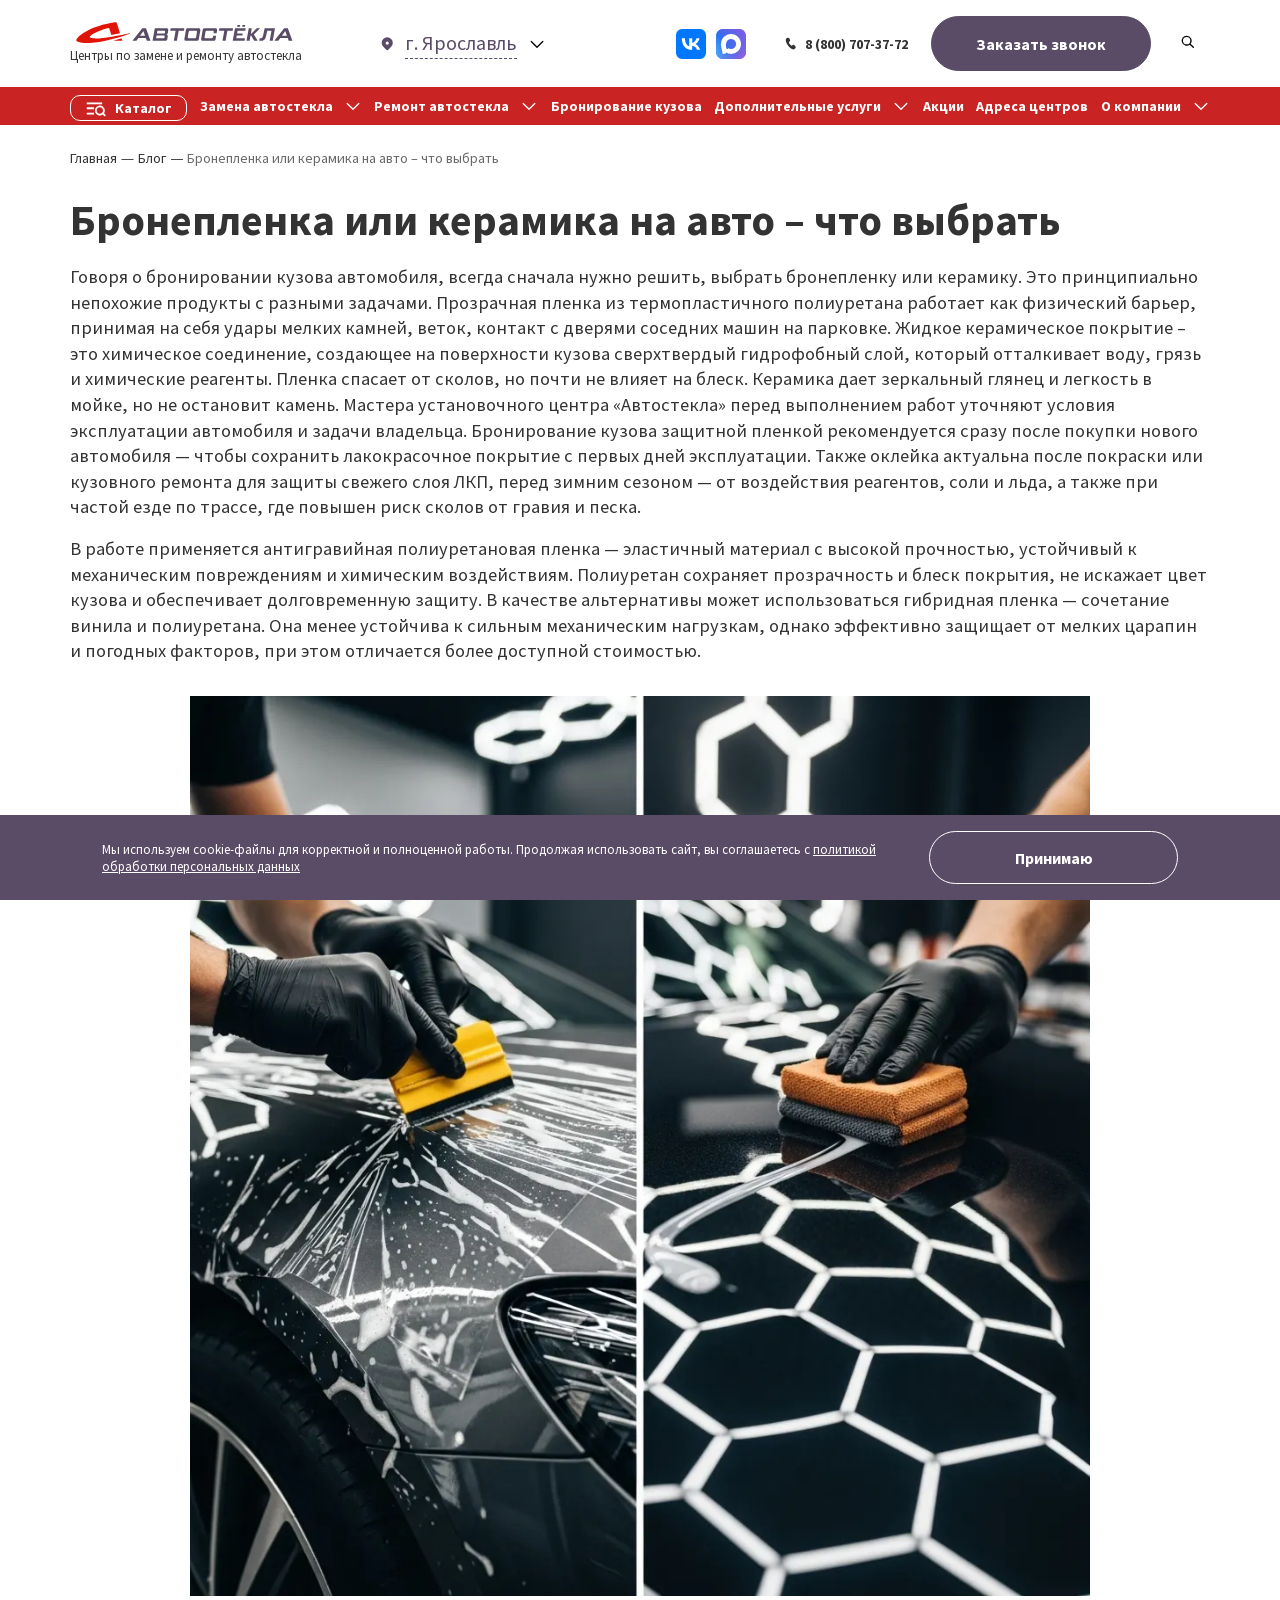
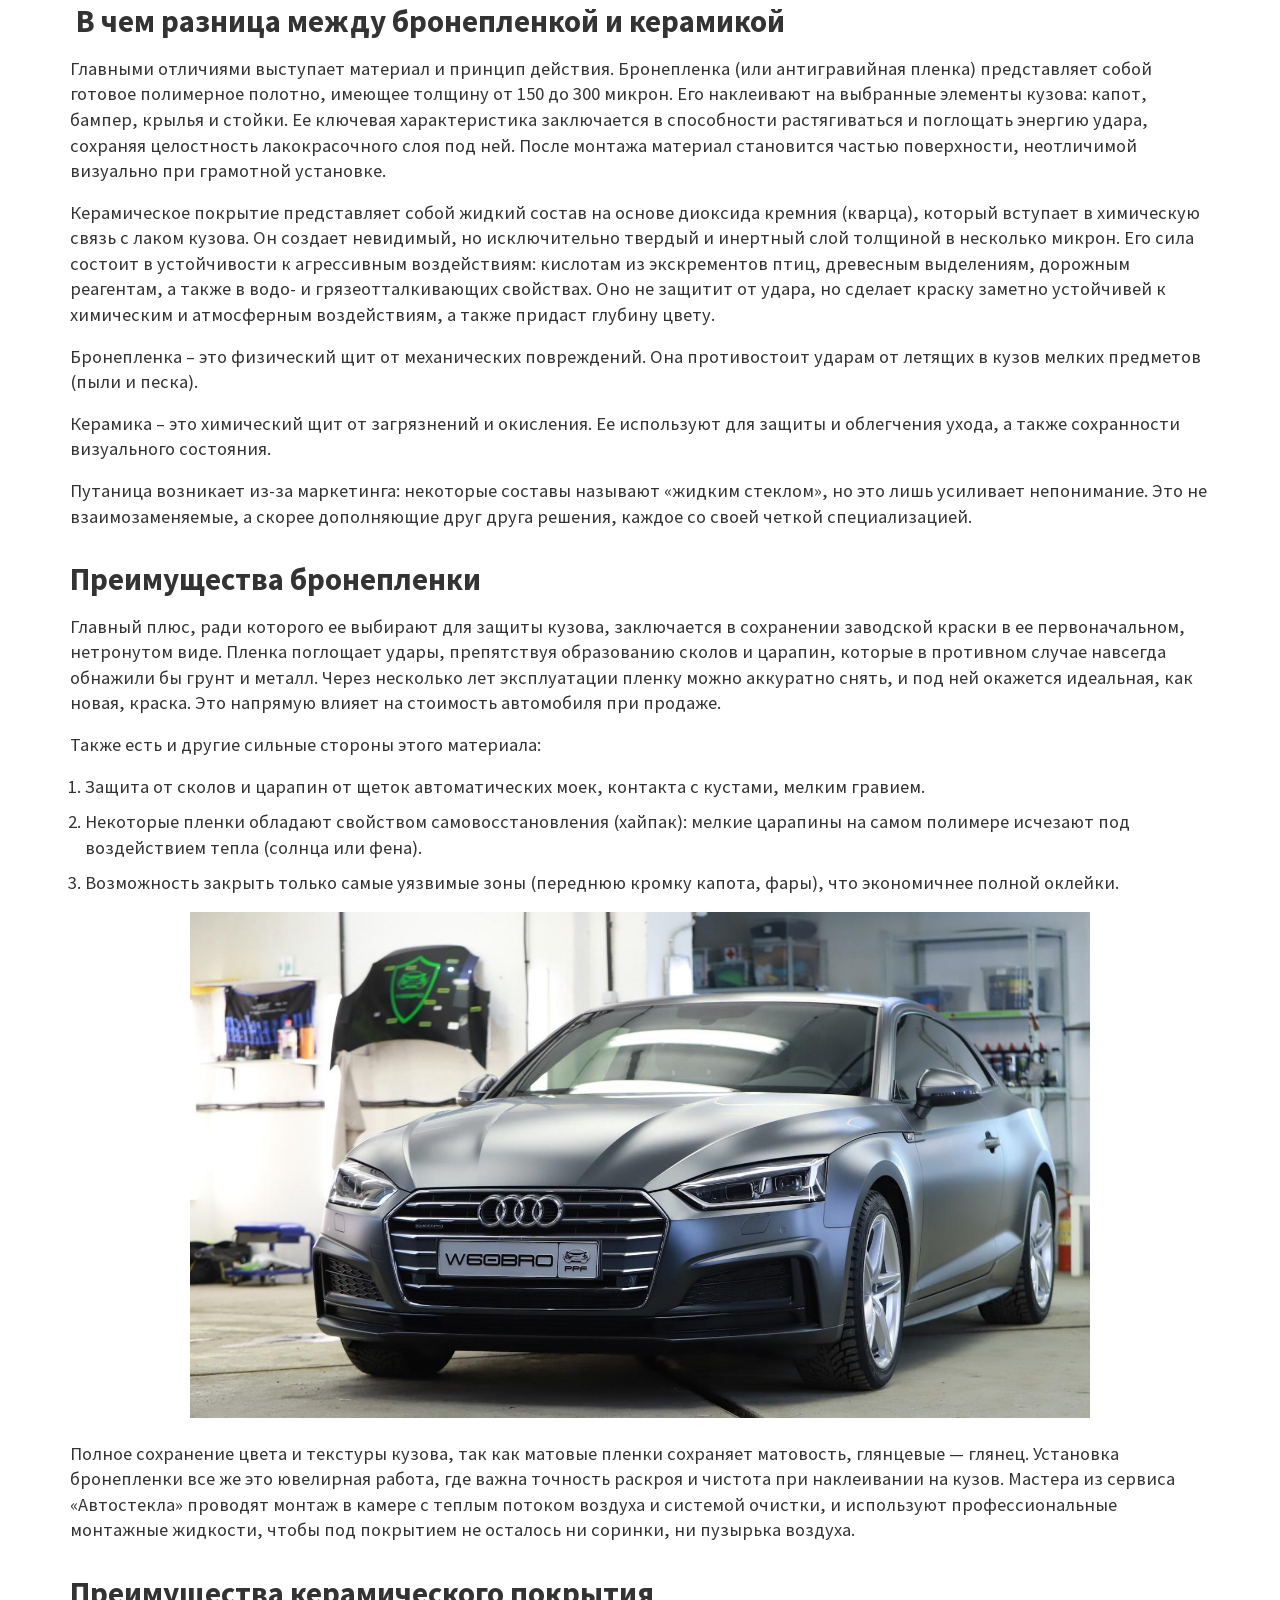
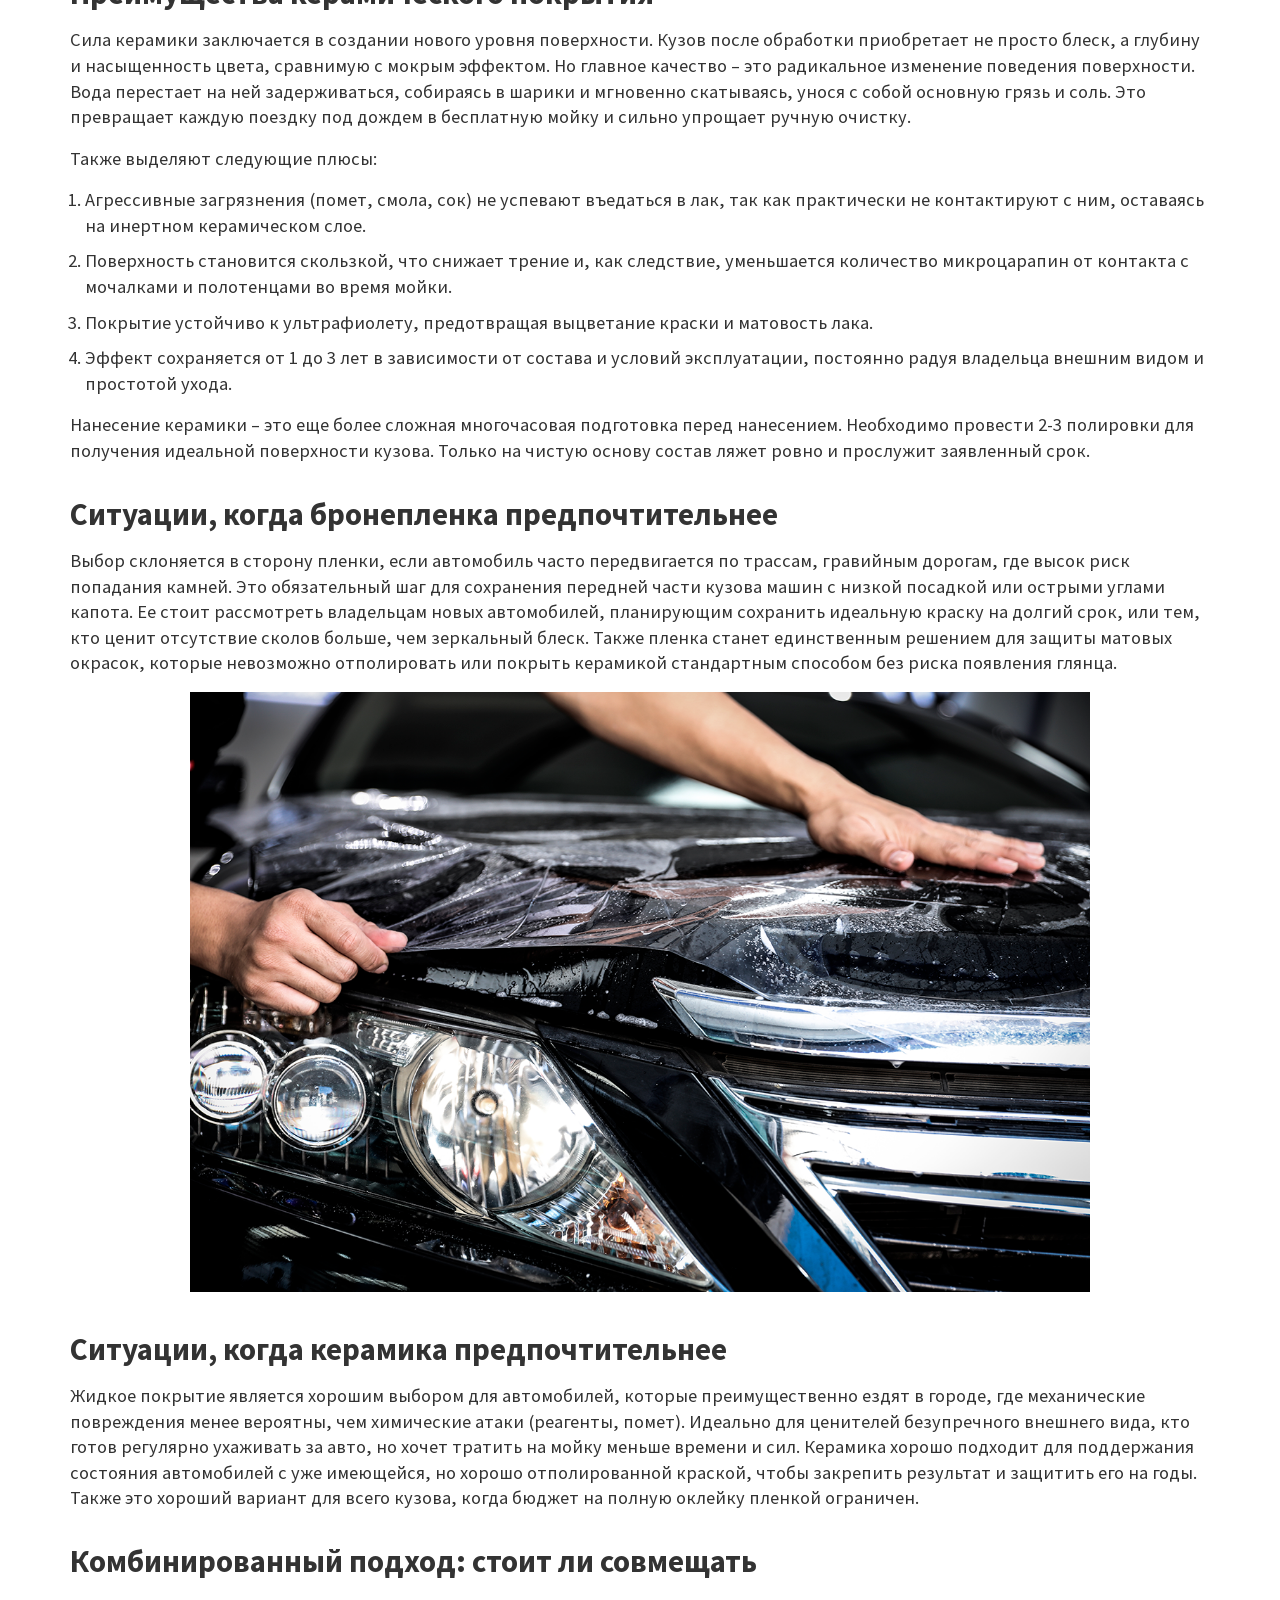
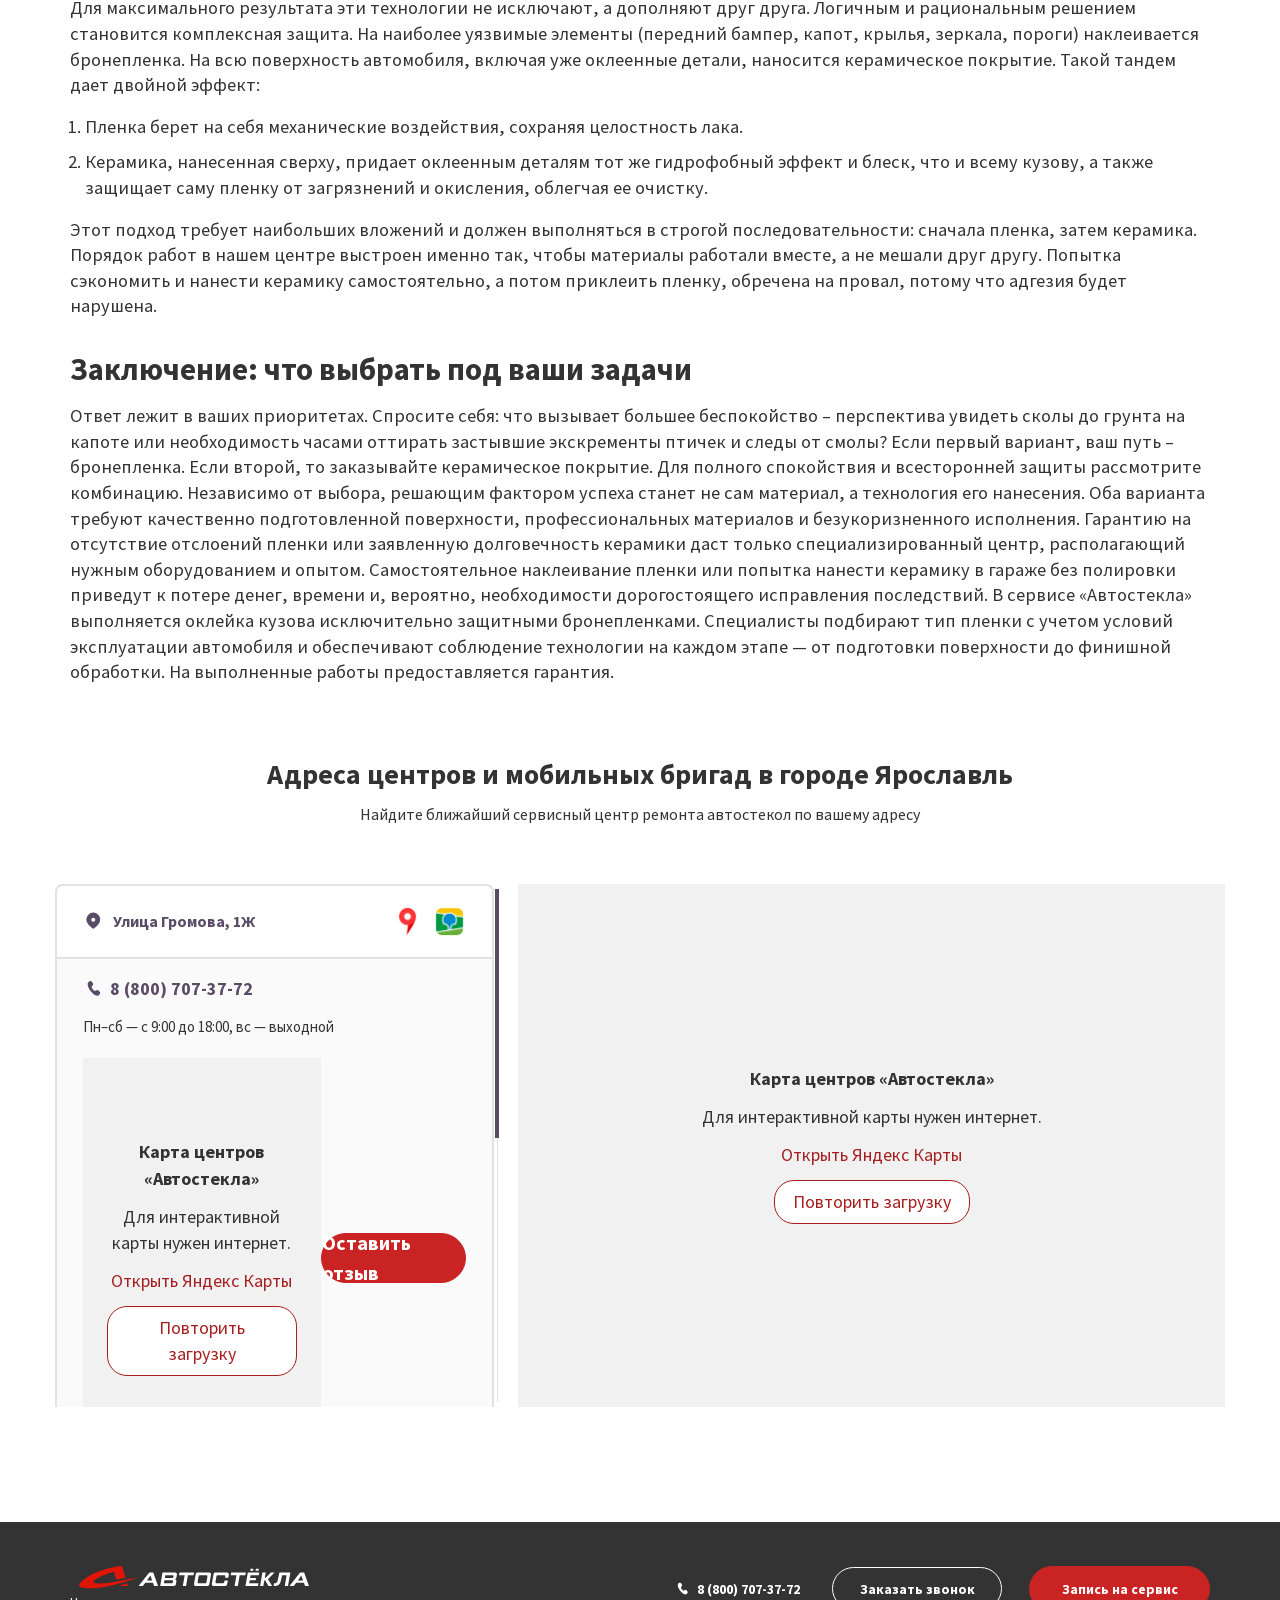
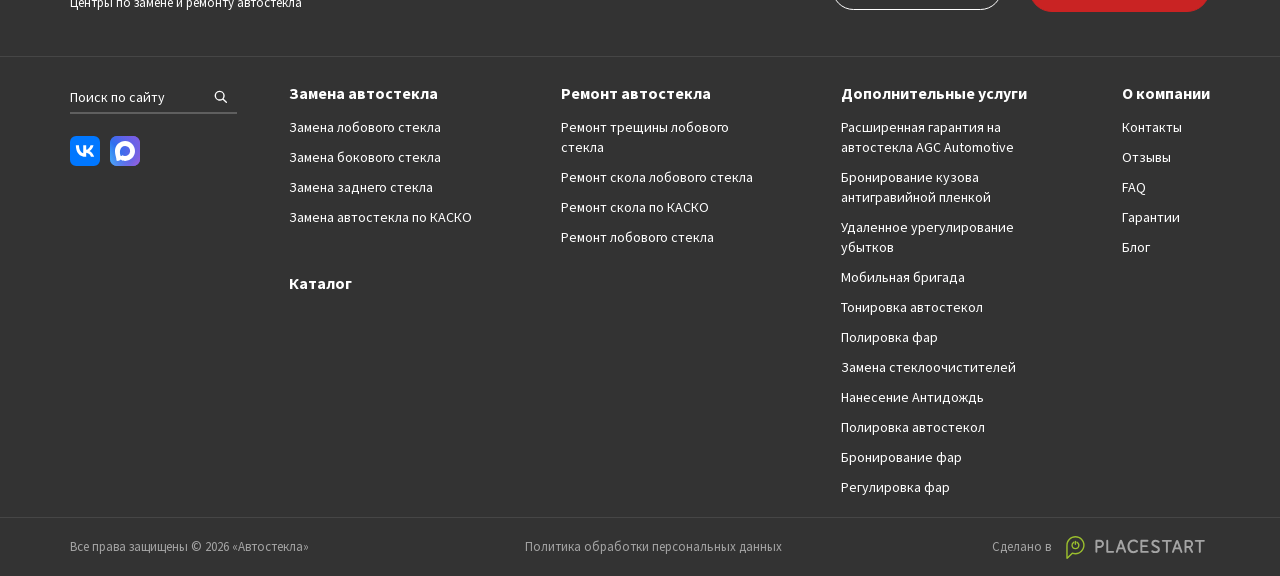
<file: blog/broneplenka-ili-keramika-na-avto-chto-vybrat/index.html>
<!DOCTYPE html>

<html id="html" lang="ru">
<head>
<script>window.OFFLINE_ROOT="../../";</script><script src="../../offline-runtime.js"></script><meta content="width=device-width, initial-scale=1, maximum-scale=1, minimum-scale=1, user-scalable=no" name="viewport"/>
<meta charset="utf-8"/>
<link as="style" href="../../assets/source-sans-pro-99b4a2787fa4.css" rel="stylesheet"/>
<style>
                body {
                    font-family: -apple-system, BlinkMacSystemFont, "Segoe UI", Roboto, sans-serif;
                }
                @font-face{font-family:swiper-icons;src:url("data:application/font-woff;charset=utf-8;base64, [base64]//wADZ2x5ZgAAAywAAADMAAAD2MHtryVoZWFkAAABbAAAADAAAAA2E2+eoWhoZWEAAAGcAAAAHwAAACQC9gDzaG10eAAAAigAAAAZAAAArgJkABFsb2NhAAAC0AAAAFoAAABaFQAUGG1heHAAAAG8AAAAHwAAACAAcABAbmFtZQAAA/gAAAE5AAACXvFdBwlwb3N0AAAFNAAAAGIAAACE5s74hXjaY2BkYGAAYpf5Hu/j+W2+MnAzMYDAzaX6QjD6/4//Bxj5GA8AuRwMYGkAPywL13jaY2BkYGA88P8Agx4j+/8fQDYfA1AEBWgDAIB2BOoAeNpjYGRgYNBh4GdgYgABEMnIABJzYNADCQAACWgAsQB42mNgYfzCOIGBlYGB0YcxjYGBwR1Kf2WQZGhhYGBiYGVmgAFGBiQQkOaawtDAoMBQxXjg/wEGPcYDDA4wNUA2CCgwsAAAO4EL6gAAeNpj2M0gyAACqxgGNWBkZ2D4/wMA+xkDdgAAAHjaY2BgYGaAYBkGRgYQiAHyGMF8FgYHIM3DwMHABGQrMOgyWDLEM1T9/w8UBfEMgLzE////P/5//f/V/xv+r4eaAAeMbAxwIUYmIMHEgKYAYjUcsDAwsLKxc3BycfPw8jEQA/[base64]/uznmfPFBNODM2K7MTQ45YEAZqGP81AmGGcF3iPqOop0r1SPTaTbVkfUe4HXj97wYE+yNwWYxwWu4v1ugWHgo3S1XdZEVqWM7ET0cfnLGxWfkgR42o2PvWrDMBSFj/IHLaF0zKjRgdiVMwScNRAoWUoH78Y2icB/yIY09An6AH2Bdu/UB+yxopYshQiEvnvu0dURgDt8QeC8PDw7Fpji3fEA4z/PEJ6YOB5hKh4dj3EvXhxPqH/SKUY3rJ7srZ4FZnh1PMAtPhwP6fl2PMJMPDgeQ4rY8YT6Gzao0eAEA409DuggmTnFnOcSCiEiLMgxCiTI6Cq5DZUd3Qmp10vO0LaLTd2cjN4fOumlc7lUYbSQcZFkutRG7g6JKZKy0RmdLY680CDnEJ+UMkpFFe1RN7nxdVpXrC4aTtnaurOnYercZg2YVmLN/d/gczfEimrE/fs/bOuq29Zmn8tloORaXgZgGa78yO9/cnXm2BpaGvq25Dv9S4E9+5SIc9PqupJKhYFSSl47+Qcr1mYNAAAAeNptw0cKwkAAAMDZJA8Q7OUJvkLsPfZ6zFVERPy8qHh2YER+3i/BP83vIBLLySsoKimrqKqpa2hp6+jq6RsYGhmbmJqZSy0sraxtbO3sHRydnEMU4uR6yx7JJXveP7WrDycAAAAAAAH//wACeNpjYGRgYOABYhkgZgJCZgZNBkYGLQZtIJsFLMYAAAw3ALgAeNolizEKgDAQBCchRbC2sFER0YD6qVQiBCv/H9ezGI6Z5XBAw8CBK/m5iQQVauVbXLnOrMZv2oLdKFa8Pjuru2hJzGabmOSLzNMzvutpB3N42mNgZGBg4GKQYzBhYMxJLMlj4GBgAYow/P/PAJJhLM6sSoWKfWCAAwDAjgbRAAB42mNgYGBkAIIbCZo5IPrmUn0hGA0AO8EFTQAA");font-weight:400;font-style:normal}:root{--swiper-theme-color:#007aff}.swiper{margin-left:auto;margin-right:auto;position:relative;overflow:hidden;list-style:none;padding:0;z-index:1}.swiper-vertical>.swiper-wrapper{-ms-flex-direction:column;flex-direction:column}.swiper-wrapper{position:relative;width:100%;height:100%;z-index:1;display:-ms-flexbox;display:flex;transition-property:transform;box-sizing:content-box}.swiper-android .swiper-slide,.swiper-wrapper{transform:translateZ(0)}.swiper-pointer-events{-ms-touch-action:pan-y;touch-action:pan-y}.swiper-pointer-events.swiper-vertical{-ms-touch-action:pan-x;touch-action:pan-x}.swiper-slide{-ms-flex-negative:0;flex-shrink:0;width:100%;height:100%;position:relative;transition-property:transform}.swiper-slide-invisible-blank{visibility:hidden}.swiper-autoheight,.swiper-autoheight .swiper-slide{height:auto}.swiper-autoheight .swiper-wrapper{-ms-flex-align:start;align-items:flex-start;transition-property:transform,height}.swiper-backface-hidden .swiper-slide{transform:translateZ(0);backface-visibility:hidden}.swiper-3d,.swiper-3d.swiper-css-mode .swiper-wrapper{perspective:1200px}.swiper-3d .swiper-cube-shadow,.swiper-3d .swiper-slide,.swiper-3d .swiper-slide-shadow,.swiper-3d .swiper-slide-shadow-bottom,.swiper-3d .swiper-slide-shadow-left,.swiper-3d .swiper-slide-shadow-right,.swiper-3d .swiper-slide-shadow-top,.swiper-3d .swiper-wrapper{transform-style:preserve-3d}.swiper-3d .swiper-slide-shadow,.swiper-3d .swiper-slide-shadow-bottom,.swiper-3d .swiper-slide-shadow-left,.swiper-3d .swiper-slide-shadow-right,.swiper-3d .swiper-slide-shadow-top{position:absolute;left:0;top:0;width:100%;height:100%;pointer-events:none;z-index:10}.swiper-3d .swiper-slide-shadow{background:rgba(0,0,0,.15)}.swiper-3d .swiper-slide-shadow-left{background-image:linear-gradient(270deg,rgba(0,0,0,.5),rgba(0,0,0,0))}.swiper-3d .swiper-slide-shadow-right{background-image:linear-gradient(90deg,rgba(0,0,0,.5),rgba(0,0,0,0))}.swiper-3d .swiper-slide-shadow-top{background-image:linear-gradient(0deg,rgba(0,0,0,.5),rgba(0,0,0,0))}.swiper-3d .swiper-slide-shadow-bottom{background-image:linear-gradient(180deg,rgba(0,0,0,.5),rgba(0,0,0,0))}.swiper-css-mode>.swiper-wrapper{overflow:auto;scrollbar-width:none;-ms-overflow-style:none}.swiper-css-mode>.swiper-wrapper::-webkit-scrollbar{display:none}.swiper-css-mode>.swiper-wrapper>.swiper-slide{scroll-snap-align:start start}.swiper-horizontal.swiper-css-mode>.swiper-wrapper{-ms-scroll-snap-type:x mandatory;scroll-snap-type:x mandatory}.swiper-vertical.swiper-css-mode>.swiper-wrapper{-ms-scroll-snap-type:y mandatory;scroll-snap-type:y mandatory}.swiper-centered>.swiper-wrapper:before{content:"";-ms-flex-negative:0;flex-shrink:0;-ms-flex-order:9999;order:9999}.swiper-centered.swiper-horizontal>.swiper-wrapper>.swiper-slide:first-child{margin-inline-start:var(--swiper-centered-offset-before)}.swiper-centered.swiper-horizontal>.swiper-wrapper:before{height:100%;min-height:1px;width:var(--swiper-centered-offset-after)}.swiper-centered.swiper-vertical>.swiper-wrapper>.swiper-slide:first-child{margin-block-start:var(--swiper-centered-offset-before)}.swiper-centered.swiper-vertical>.swiper-wrapper:before{width:100%;min-width:1px;height:var(--swiper-centered-offset-after)}.swiper-centered>.swiper-wrapper>.swiper-slide{scroll-snap-align:center center}html{overflow-x:hidden}html.active{overflow:hidden}input{font-family:"Source Sans Pro",sans-serif}body{font-family:"Source Sans Pro",sans-serif;background:#fff}*,body{margin:0;padding:0}*{box-sizing:border-box}:focus{outline:none}a{font-family:"Source Sans Pro",sans-serif;text-decoration:none;transition:color .3s}a__icon{transition:fill .3s}a__text{transition:color .3s}.base-wrapper{width:100%;-ms-flex-pack:center;justify-content:center}.base-flex,.base-wrapper{display:-ms-flexbox;display:flex}.base-ai_c{-ms-flex-align:center;align-items:center}.base-jc-sb{-ms-flex-pack:justify;justify-content:space-between}.base-spacing{margin-bottom:clamp(66.66667px,5.20833vw,100px)}.base-links{display:-ms-flexbox;display:flex;margin-right:calc(.05312 * 100vw + -2px)}@media (max-width:1700px){.base-links{margin-right:calc(.00313 * 100vw + 9px)}}@media (min-width:1920px){.base-links{margin-right:100px}}.base-links a{display:-ms-flexbox;display:flex;-ms-flex-align:center;align-items:center}.base-links__item{height:36px;width:36px;margin-right:10px}.base-links__item-max{background:linear-gradient(90deg,#2E6FEF,#8758E3);border-radius:7px}.base-links__drive{width:88px;object-fit:cover;border-radius:5px}@media (max-width:1600px){.base-links__item{height:30px;width:30px}.base-links__drive{width:73.3px}}@media (max-width:1600px) and (max-width:1320px){.base-links__drive{width:58.7px}}@media (max-width:1600px) and (max-width:979px){.base-links{margin-left:auto;margin-right:15px}}.base__title{font-size:42px;line-height:48px;font-weight:700;color:#333;text-align:center;width:100%}@media (max-width:1440px){.base__title{font-size:28px;line-height:34px}}@media (max-width:979px){.base__title{font-size:22px;line-height:26px}}.base-container{width:1620px}@media (max-width:1700px){.base-container{width:1440px}}@media (max-width:1700px) and (max-width:1500px){.base-container{width:1290px}}@media (max-width:1700px) and (max-width:1500px) and (max-width:1320px){.base-container{width:1170px;padding:0 15px}}@media (max-width:1700px) and (max-width:1500px) and (max-width:1320px) and (max-width:1170px){.base-container{width:100%}}.base-container--center,.container{margin:0 auto}.container{width:1620px}@media (max-width:1700px){.container{width:1440px}}@media (max-width:1500px){.container{width:1290px}}@media (max-width:1320px){.container{width:1170px;padding:0 15px}}@media (max-width:1170px){.container{width:100%}}.theme-input--radio{cursor:pointer;display:grid;-ms-flex-align:center;align-items:center;grid-template-columns:26px 1fr;column-gap:12px}.theme-input--radio input{display:none}.theme-input--radio input:checked~p:after{background-color:#C92323}.theme-input--radio p{border:1px solid #5A4C66;border-radius:50%;display:-ms-flexbox;display:flex;-ms-flex-align:center;align-items:center;-ms-flex-pack:center;justify-content:center;width:26px;height:26px;position:relative}.theme-input--radio p:after{content:"";position:absolute;display:block;width:12px;height:12px;border-radius:50%;background-color:transparent;transition:all .3s ease}h1.base__title{font-size:48px;line-height:55px}@media (max-width:1440px){h1.base__title{font-size:32px;line-height:37px}}@media (max-width:979px){h1.base__title{font-size:24px;line-height:28px}}.scroll-loader{position:relative;width:100%;min-height:60px}.scroll-loader.hidden{display:none}.loader{position:absolute;left:50%;top:50%;transform:translate(-50%,-50%);border:4px solid #f3f3f3;border-top:4px solid #C92323;border-radius:50%;width:40px;height:40px;animation:spin 1s linear infinite}.a-btn{display:-ms-flexbox;display:flex;cursor:pointer;-ms-flex-align:center;align-items:center;-ms-flex-pack:center;justify-content:center;border-radius:180px;height:68px}.a-btn,.a-btn *{transition:border .2s,color .2s,background .2s;font-size:20px;line-height:30px;font-weight:700}@media (max-width:1170px){.a-btn,.a-btn *{font-size:16px;line-height:25px}}@media (max-width:1170px) and (max-width:979px){.a-btn,.a-btn *{font-size:13px;line-height:19px}}@media (max-width:1170px){.a-btn{height:52px}}@media (max-width:1170px) and (max-width:979px){.a-btn{height:42px}}.a-btn svg{transition:fill .2s}.a-btn-outline{background:#fff;border:1px solid #5A4C66;color:#5A4C66}.a-btn-outline:hover{background:#C92323;border:1px solid #C92323;color:#fff}.a-btn-outline_reversed{border:1px solid #fff;color:#fff;background:transparent}.a-btn-outline_reversed:hover{background:#fff;color:#5A4C66;border:1px solid #5A4C66}.a-btn-red{background:#E11408;border:1px solid #E11408}.a-btn-red2{background:#C92323;border:1px solid #C92323}.a-btn-red,.a-btn-red2{color:#fff}.a-btn-red2:hover,.a-btn-red:hover{background:#fff;color:#5A4C66;border:1px solid #5A4C66}.a-btn-black{color:white;background:#333;border:1px solid #333}.a-btn-black:hover{color:black;background:white}.a-btn.disabled{border:1px solid #BDBAC0;background:#BDBAC0;color:#fff;pointer-events:none}.button-to-top{position:fixed;right:clamp(5px,3.125vw,60px);bottom:40vh;height:clamp(104px,8.125vw,156px);width:clamp(45.33333px,3.54167vw,68px);background-color:#C92323;border:1px solid #C92323;border-radius:200px;display:-ms-flexbox;display:flex;-ms-flex-pack:center;justify-content:center;z-index:11;cursor:pointer;transition:all .3s ease;transform:translateX(calc(100% + 60px))}.button-to-top.active{transform:none}.button-to-top:hover{background-color:#fff}.button-to-top:hover svg{fill:#C92323}.button-to-top:hover span{color:#C92323}.button-to-top__wrapper{rotate:-90deg;display:-ms-flexbox;display:flex;-ms-flex-align:center;align-items:center;-ms-flex-pack:center;justify-content:center;gap:clamp(9.33333px,.72917vw,14px)}.button-to-top svg{width:clamp(12.66667px,.98958vw,19px);height:clamp(12.66667px,.98958vw,19px);rotate:90deg;fill:#fff;transition:all .3s ease}.button-to-top span{font-family:Source Sans Pro;font-size:clamp(14px,1.04167vw,20px);font-weight:700;line-height:120%;color:#fff;transition:all .3s ease}.catalog-menu{position:absolute;left:calc(.04063 * 100vw + 52px);width:-moz-fit-content;width:fit-content;padding:calc(.00625 * 100vw + 8px);transition:all .3s ease-in-out;display:none;pointer-events:none;opacity:0;transform:translateY(-10%);z-index:-1}.catalog-menu.active,.catalog-menu:hover{display:block;pointer-events:all;opacity:1;z-index:1;transform:translate(0)}.catalog-menu__wrapper{display:-ms-flexbox;display:flex;-ms-flex-direction:column;flex-direction:column;gap:calc(.00625 * 100vw + 8px);padding:calc(.00625 * 100vw + 8px);width:-moz-fit-content;width:fit-content;border:1px solid #E2E2E2;border-radius:7px;box-shadow:0 3px 10px 0 rgba(51,51,51,.101961);background-color:#fff}.catalog-menu-groups{position:relative;overflow:hidden}.catalog-menu-groups__item{display:none;pointer-events:none}.catalog-menu-groups__item.active{display:block;pointer-events:all}.catalog-menu-types{display:-ms-flexbox;display:flex;-ms-flex-pack:center;justify-content:center}.catalog-menu-types__item{position:relative;overflow:hidden;cursor:pointer;padding:calc(.00313 * 100vw + 4px) calc(.00625 * 100vw + 8px);font-weight:700;font-size:calc(.005 * 100vw + 10.4px);line-height:calc(.00937 * 100vw + 12px);color:#aaa;border:1px solid #aaa;transition:all .3s ease-in-out}.catalog-menu-types__item.active{background-color:#C92323;color:#fff;border-color:#C92323}.catalog-menu-types__item:not(.active):hover{color:#C92323;border-color:#C92323}.catalog-menu-types__item .link{position:absolute;width:100%;top:0;left:0;height:100%;display:-ms-flexbox;display:flex;-ms-flex-pack:center;justify-content:center;-ms-flex-align:center;align-items:center;color:#fff;transition:all .3s ease-in-out;transform:translateY(100%)}.catalog-menu-types__item .text{transition:all .3s ease-in-out}.catalog-menu-types__item.active:hover .link{transform:translate(0)}.catalog-menu-types__item.active:hover .text{transform:translateY(-150%)}.catalog-menu-types__item--first{border-top-left-radius:10px;border-bottom-left-radius:10px}.catalog-menu-types__item--last{border-top-right-radius:10px;border-bottom-right-radius:10px}.catalog-menu-marks{display:grid;grid-template-columns:repeat(auto-fill,minmax(150px,1fr));grid-template-rows:repeat(8,calc(.01875 * 100vw + 24px));grid-auto-flow:column;row-gap:calc(.00313 * 100vw + 4px);column-gap:calc(.00813 * 100vw + 9.4px)}.catalog-menu-marks__item{display:-ms-flexbox;display:flex;gap:calc(.00375 * 100vw + 4.8px);-ms-flex-align:center;align-items:center;width:calc(.05625 * 100vw + 72px);border-radius:10px;transition:all .33s ease-in-out}.catalog-menu-marks__item--more{grid-row:8;-ms-flex-item-align:end;align-self:end;width:-moz-fit-content;width:fit-content;height:calc(.015 * 100vw + 19.2px);background-color:#C92323;color:#fff;padding:calc(.00313 * 100vw + 4px) calc(.005 * 100vw + 6.4px);font-weight:700;font-size:calc(.005 * 100vw + 10.4px);line-height:calc(.00937 * 100vw + 12px)}.catalog-menu-marks__item--more svg{margin:0}.catalog-menu-marks__item:not(.catalog-menu-marks__item--more):hover{box-shadow:0 3px 10px 0 rgba(51,51,51,.101961)}.catalog-menu-marks__image-wrapper{width:calc(.01875 * 100vw + 24px);height:calc(.01875 * 100vw + 24px);display:-ms-flexbox;display:flex;-ms-flex-pack:center;justify-content:center;-ms-flex-align:center;align-items:center}.catalog-menu-marks__image{width:100%;height:100%;object-fit:cover}.catalog-menu-marks__name{color:#333333;font-weight:500;font-style:normal;font-size:calc(.005 * 100vw + 10.4px);line-height:calc(.00937 * 100vw + 12px)}.header{margin-bottom:150px;position:relative}@media (max-width:1650px){.header{margin-bottom:8.5vw}}@media (max-width:1340px){.header{margin-bottom:9.5vw}}@media (max-width:1230px){.header{margin-bottom:10vw}}.header-desktop{width:100%;background:#fff;z-index:12;position:fixed;top:0;left:0}.header-desktop-burger{cursor:pointer;width:55px;height:55px;margin-left:24px;border-radius:50%;background:#C92323;display:none;-ms-flex-pack:center;justify-content:center;-ms-flex-align:center;align-items:center}.header-desktop-burger__icon{height:14px;width:20px;display:-ms-flexbox;display:flex;-ms-flex-direction:column;flex-direction:column}.header-desktop-burger__line{width:100%;height:2px;background:#fff;border-radius:2px}.header-desktop-burger__line:not(:first-child){margin-top:4px}.header-desktop-burger.active .header-desktop-burger__line:first-child{animation:HDBurger1 .6s ease-in forwards}.header-desktop-burger.active .header-desktop-burger__line:nth-child(2){animation:HDBurger2 .6s ease-in forwards,HDBurger2Opacity .6s ease-in forwards}.header-desktop-burger.active .header-desktop-burger__line:last-child{animation:HDBurger3 .6s ease-in forwards}@keyframes HDBurger1{0%{transform:translateY(0)}50%{transform:translateY(6px) rotate(0deg)}60%{transform:translateY(6px) rotate(45deg)}to{transform:translateY(6px) rotate(405deg)}}@keyframes HDBurger2Opacity{0%,70%{opacity:1}71%,to{opacity:0}}@keyframes HDBurger2{0%,60%{transform:rotate(0deg)}to{transform:rotate(1turn)}}@keyframes HDBurger3{0%{transform:translateY(0)}50%{transform:translateY(-6px) rotate(0deg)}60%{transform:translateY(-6px) rotate(-45deg)}to{transform:translateY(-6px) rotate(315deg)}}.header-desktop-top{padding:16px 0;display:-ms-flexbox;display:flex;-ms-flex-pack:justify;justify-content:space-between}.header-desktop__left,.header-desktop__right{display:-ms-flexbox;display:flex;-ms-flex-align:center;align-items:center;position:relative}.header-desktop-logo__svg{width:calc(213px + (100vw - 1170px) * .14133);height:calc(20px + (100vw - 1170px) * .01467)}.header-desktop-logo__text{font-size:20px;line-height:27px;color:dimgray}@media (max-width:1600px){.header-desktop-logo__text{font-size:16px;line-height:20px;color:#333}}@media (max-width:1600px) and (max-width:1320px){.header-desktop-logo__text{font-size:13px;line-height:18px;color:#333}}.header-desktop-domains{margin-left:calc(77px + (100vw - 1280px) * .06094)}.header-desktop-domains,.header-desktop-domains__wrapper{display:-ms-flexbox;display:flex;-ms-flex-align:center;align-items:center}.header-desktop-domains__wrapper .header-desktop-menu-link__icon{fill:black}.header-desktop-domains__wrapper:hover .header-desktop-menu-link__icon{fill:#C92323}.header-desktop-domains__svg{width:24px;height:24px;fill:#5A4C66}@media (max-width:1600px){.header-desktop-domains__svg{width:16px;height:16px}}.header-desktop-domains__domain{margin-left:10px;font-size:20px;line-height:30px;color:#333;color:#5A4C66;border-bottom:1px dashed #5A4C66}.header-desktop-domains:hover .header-desktop-domains__svg{fill:#C92323}.header-desktop-domains:hover .header-desktop-domains__domain{color:#C92323;border-bottom:1px dashed #C92323}.header-desktop-phone{margin-left:13px;display:-ms-flexbox;display:flex;-ms-flex-align:center;align-items:center;font-size:22px;line-height:30px;font-weight:bold;color:#333}.header-desktop-phone__icon{height:24px;width:24px;fill:#333;margin-right:10px}@media (max-width:1600px){.header-desktop-phone__icon{height:16px;width:16px;margin-right:7px}}@media (max-width:1600px){.header-desktop-phone{font-size:18px;line-height:24px;color:#333}}@media (max-width:1600px) and (max-width:1320px){.header-desktop-phone{font-size:14px;line-height:20px;color:#333}}.header-desktop-phone:hover{color:#C92323}.header-desktop-phone:hover .header-desktop-phone__icon{fill:#C92323}.header-desktop__callback{width:271px;height:68px;margin-left:23px;background:#5A4C66;color:#fff;font-size:20px;line-height:30px;font-weight:700}@media (max-width:1600px){.header-desktop__callback{width:240px;height:60.2214px;font-size:18px;line-height:24px;font-weight:700}}@media (max-width:1600px) and (max-width:1320px){.header-desktop__callback{width:220px;height:55.20295px;font-size:16px;line-height:20px;font-weight:700}}.header-desktop-phone,.header-desktop__callback{opacity:1;transition:opacity .3s}.header-desktop-phone.hidden,.header-desktop__callback.hidden{opacity:0}.header-desktop-search{position:relative;overflow:hidden;height:53px;width:431px;border:1px solid #5A4C66;border-radius:180px;background:#fff}.header-desktop-search-wrapper{position:absolute;opacity:1!important;top:0;height:100%;padding-left:40px;right:-40vw;display:-ms-flexbox;display:flex;z-index:13;transition:right .3s ease-in-out;-ms-flex-align:center;align-items:center}.header-desktop-search-wrapper.active{right:0}.header-desktop-search-wrapper.hidden{display:none}.header-desktop-search-btn{cursor:pointer;margin-left:17px;padding:14px}.header-desktop-search-btn__icon{height:34px;width:34px}@media (max-width:1600px){.header-desktop-search-btn{margin-left:15.44px}.header-desktop-search-btn__icon{width:16px;height:16px}}.header-desktop-search-button{position:absolute;left:0;top:0;height:100%;width:70px;display:-ms-flexbox;display:flex;-ms-flex-pack:center;justify-content:center;-ms-flex-align:center;align-items:center}.header-desktop-search-button__icon{width:24px;height:24px;fill:#5A4C66}.header-desktop-search-button:focus .header-desktop-search-button__icon{fill:#C92323}.header-desktop-search__input{width:100%;height:100%;border:none;-moz-appearance:none;appearance:none;padding:0 40px 0 70px;font-size:18px;line-height:24px;color:#333}.header-desktop-menu{background:#C92323;height:calc(37.75px + (100vw - 1280px) * .04258);width:100%;transition:all .3s ease}.header-desktop-menu__container{display:-ms-flexbox;display:flex;-ms-flex-pack:justify;justify-content:space-between}.header-desktop-menu-link{position:relative;height:100%;-ms-flex-align:center;align-items:center;display:-ms-flexbox;display:flex;font-size:20px;line-height:30px;font-weight:700;color:#fff}.header-desktop-menu-link--menu{border:1px solid #FFFFFF;border-radius:10px;padding:calc(.00313 * 100vw + 4px) calc(.00562 * 100vw + 7.2px);margin-top:calc(.00313 * 100vw + 4px);margin-bottom:calc(.00313 * 100vw + 4px);height:69%}.header-desktop-menu-link--menu:before{content:"";position:absolute;top:calc(-.00313 * 100vw + -4px);bottom:calc(-.00313 * 100vw + -4px);left:-20px;right:-20px;pointer-events:auto;z-index:1}.header-desktop-menu-link--menu .header-desktop-menu-link__icon{width:calc(.00375 * 100vw + 16.8px);height:calc(.00375 * 100vw + 16.8px);stroke:#fff;stroke-width:.1px;margin-left:0;margin-right:calc(0 * 100vw + 8px)}.header-desktop-menu-link-submenu{top:100%;left:0;width:100%;z-index:12;background:#fff;box-shadow:0 9px 28px rgba(0,0,0,.1);border-radius:5px;position:absolute;padding:20px;display:none}.header-desktop-menu-link-submenu__item{font-size:16px;line-height:24px;color:#333;display:block;padding:6px 0;width:100%;font-weight:normal}.header-desktop-menu-link-submenu__item:visited{color:#333}.header-desktop-menu-link-submenu__item:hover{color:#E11408}.header-desktop-menu-link__icon{height:18px;width:18px;margin-left:11px;fill:#fff}.header-desktop-menu-link:hover .header-desktop-menu-link-submenu{display:block}@media (max-width:1600px){.header-desktop-menu-link{font-size:18px;line-height:24px;font-weight:700;color:#fff}.header-desktop-menu__icon{margin-left:7px;height:16px;width:16px}}@media (max-width:1600px) and (max-width:1320px){.header-desktop-menu{height:37.75px}.header-desktop-menu-link{font-size:14px;line-height:20px;font-weight:700;color:#fff}.header-desktop-menu__icon{margin-left:5px;height:12px;width:12px}}.header-desktop-sticky-menu{width:536px;position:fixed;background:#fff;height:calc(100vh - 100px);right:0;z-index:14;display:none;top:100px}@media (max-width:1600px){.header-desktop-sticky-menu{height:calc(100vh - 92px);top:92px}}@media (max-width:1600px) and (max-width:1320px){.header-desktop-sticky-menu{top:87px;height:calc(100vh - 87px)}}.header-desktop-sticky-menu.active{display:block}.header-desktop-sticky-menu-item{display:-ms-flexbox;display:flex;border-top:1px solid #CDCDCD}.header-desktop-sticky-menu-item:last-child{border-bottom:1px solid #CDCDCD}.header-desktop-sticky-menu-item--red{background-color:#E11408}.header-desktop-sticky-menu-item--red .header-desktop-sticky-menu-item__link{color:#fff}.header-desktop-sticky-menu-item--red .header-desktop-sticky-menu-item__icon{fill:#fff}.header-desktop-sticky-menu-item__link{display:-ms-flexbox;display:flex;width:-moz-fit-content;width:fit-content;padding:20px 35px;font-size:20px;line-height:30px;font-weight:700;color:#333}.header-desktop-sticky-menu-item__subitems_btn{-ms-flex:1;flex:1;padding:0 35px;cursor:pointer;display:-ms-flexbox;display:flex;-ms-flex-pack:end;justify-content:flex-end;-ms-flex-align:center;align-items:center}.header-desktop-sticky-menu-item__icon{height:18px;width:18px;transform:rotate(-90deg)}.header-desktop-sticky-menu-item-children{position:fixed;z-index:10;right:-200%;top:100px;background:#fff;height:calc(100vh - 100px);width:536px;overflow-y:scroll;transition:right .3s ease-in-out;padding-bottom:12px}.header-desktop-sticky-menu-item-children-back{display:-ms-flexbox;display:flex;padding:15px;-ms-flex-align:center;align-items:center;height:54px;border-top:1px solid #CDCDCD;border-bottom:1px solid #CDCDCD;background:#5A4C66}.header-desktop-sticky-menu-item-children-back__text{font-size:16px;line-height:20px;font-weight:700;color:#fff}.header-desktop-sticky-menu-item-children-item{padding:15px;font-size:18px;line-height:26px;font-weight:700;color:#333;border-bottom:1px solid #CDCDCD;display:block}@media (max-width:1600px){.header-desktop-sticky-menu-item-children{height:calc(100vh - 92px);top:92px}}@media (max-width:1600px) and (max-width:1320px){.header-desktop-sticky-menu-item-children{top:87px;height:calc(100vh - 87px)}}.header-desktop-sticky-menu-item.active+.header-desktop-sticky-menu-item-children{right:0}.header-desktop.sticky .header-desktop-menu{height:0;overflow:hidden}.header-desktop.sticky .header-desktop-burger{display:-ms-flexbox;display:flex}.header-desktop.sticky .header-desktop-top{padding:16px 0}.header-desktop.sticky .header-desktop-search-btn{display:none}.header-domain_select{position:absolute;top:calc(134px + (100vw - 1170px) * .03733);width:100%;height:calc(100vh - 134px);opacity:0;transition:opacity .3s;z-index:-1;padding:50px 75px;overflow-y:scroll}@media (max-width:1170px){.header-domain_select{top:120px;position:fixed;top:0;height:100vh}}.header-domain_select-top{width:100%;display:-ms-flexbox;display:flex;-ms-flex-align:center;align-items:center;-ms-flex-pack:justify;justify-content:space-between}.header-domain_select-search{position:relative;border:1px solid #E2E2E2;border-radius:180px;height:68px;width:674px}@media (max-width:1170px){.header-domain_select-search{height:52px}}@media (max-width:1170px) and (max-width:979px){.header-domain_select-search{height:42px}}@media (max-width:979px){.header-domain_select-search{width:calc(100% - 60px)}}.header-domain_select-search-button{position:absolute;right:0;top:0;height:100%;width:64px;display:-ms-flexbox;display:flex;-ms-flex-pack:center;justify-content:center;-ms-flex-align:center;align-items:center}.header-domain_select-search-button__icon{width:24px;height:24px;fill:#5A4C66}.header-domain_select-search-button:focus .header-domain_select-search-button__icon{fill:#C92323}.header-domain_select-search__input{border:none;-moz-appearance:none;appearance:none;font-size:16px;line-height:24px;border-radius:180px;color:#333;padding:0 64px 0 20px;height:100%;width:100%}.header-domain_select-search__input::-webkit-input-placeholder{font-size:16px;line-height:24px;color:#878787}.header-domain_select-search__input::-moz-placeholder{font-size:16px;line-height:24px;color:#878787}.header-domain_select-search__input::-ms-input-placeholder{font-size:16px;line-height:24px;color:#878787}.header-domain_select-search__input::placeholder{font-size:16px;line-height:24px;color:#878787}.header-domain_select-domains{margin-top:36px;columns:7}@media (max-width:1920px){.header-domain_select-domains{columns:5}}@media (max-width:1920px) and (max-width:1600px){.header-domain_select-domains{columns:4}}@media (max-width:1920px) and (max-width:1600px) and (max-width:979px){.header-domain_select-domains{columns:3}}@media (max-width:1920px) and (max-width:1600px) and (max-width:979px) and (max-width:767px){.header-domain_select-domains{columns:2}}@media (max-width:1920px) and (max-width:1600px) and (max-width:979px) and (max-width:767px) and (max-width:600px){.header-domain_select-domains{columns:1}}.header-domain_select-domains-item{display:-ms-flexbox;display:flex;-moz-column-break-inside:avoid;break-inside:avoid-column;margin-top:-5.5px}.header-domain_select-domains-item-domain{padding:12.5px;font-weight:500;font-size:16px;display:block;line-height:24px;color:#333}.header-domain_select-domains-item-domain:hover{color:#E11408;text-decoration:underline}.header-domain_select-domains-item-domain.hidden{display:none}.header-domain_select-domains-item__letter{margin-top:5.5px;min-height:37px;min-width:37px;height:37px;width:37px;font-weight:900;font-size:16px;line-height:24px;display:-ms-flexbox;display:flex;-ms-flex-align:center;align-items:center;-ms-flex-pack:center;justify-content:center;border-radius:8px;border:1px solid #E2E2E2;color:#333;margin-right:19px}.header-domain_select-domains-item.hidden{display:none}.header-domain_select__close{cursor:pointer;height:40px;width:40px;fill:#5A4C66}@media (max-width:979px){.header-domain_select__close{height:36px;width:36px}}.header.domain-select{height:150px}.header.domain-select .header-domain_select{background:#fff;opacity:1;z-index:10}.header.domain-select .header-desktop-bottom{display:none}@media (max-width:1170px){.header.domain-select .header-domain_select{z-index:14;padding:25px 40px}}@media (max-width:1170px) and (max-width:767px){.header.domain-select .header{padding:15px 20px}}.header-wrapper{width:100%}.header-mobile{top:0;left:0;position:fixed;width:100%;z-index:13}.header-mobile-top{height:64px;border-bottom:1px solid #E2E2E2;position:relative;background:#fff}.header-mobile-top-menu{height:100%;width:60px;display:-ms-flexbox;display:flex;-ms-flex-align:center;align-items:center;-ms-flex-pack:center;justify-content:center;padding-bottom:4px}.header-mobile-top-menu__icon{height:24px;width:24px;fill:#5A4C66}.header-mobile-top-menu__icon:first-child{display:-ms-flexbox;display:flex}.header-mobile-top-menu.active .header-mobile-top-menu__icon:first-child,.header-mobile-top-menu__icon:last-child{display:none}.header-mobile-bottom,.header-mobile-top-menu.active .header-mobile-top-menu__icon:last-child{display:-ms-flexbox;display:flex}.header-mobile-bottom{height:56px;-ms-flex-align:center;align-items:center;padding:8px 15px;-ms-flex-pack:justify;justify-content:space-between;background:#fff}.header-mobile-menu{position:fixed;left:-200%;top:121px;background:#fff;height:calc(100vh - 121px);width:100%;z-index:13;transition:left .3s ease-in-out;overflow-y:scroll}.header-mobile-menu-top{height:54px;width:100%;padding:0 15px;display:-ms-flexbox;display:flex;background:#C92323;-ms-flex-align:center;align-items:center;font-size:16px;line-height:24px;font-weight:700;color:#fff}.header-mobile-menu-top svg{fill:#fff}.header-mobile-menu-bg{position:fixed;left:0;top:0;height:100vh;width:100vw;background:rgba(0,0,0,.37);transition:opacity .2s;z-index:-2;opacity:0}.header-mobile-menu-bg.active{z-index:12;opacity:1}.header-mobile-menu.active{left:0}.header-mobile-menu-catalog{width:100%}.header-mobile-menu-catalog-children{position:fixed;z-index:10;left:-200%;top:120px;background:#fff;height:calc(100vh - 121px);width:100%;overflow:auto;transition:left .3s ease-in-out}.header-mobile-menu-catalog-children-back{display:-ms-flexbox;display:flex;padding:15px;-ms-flex-align:center;align-items:center;height:54px;border-top:1px solid #E2E2E2;border-bottom:1px solid #E2E2E2;background:#F9F9F9}.header-mobile-menu-catalog-children-back__text{font-size:16px;line-height:24px;color:#333}.header-mobile-menu-catalog-children-back__icon{margin-right:7px;width:12px;height:12px;fill:#333;transform:rotate(90deg)}.header-mobile-menu-catalog-children-item{padding:15px;font-size:16px;line-height:24px;color:#333;border-bottom:1px dashed #E2E2E2;display:block}.header-mobile-menu-catalog-children-item:last-child{margin-bottom:200px}.header-mobile-menu-catalog-item{display:-ms-flexbox;display:flex;-ms-flex-align:center;align-items:center;border-bottom:1px solid #E2E2E2;width:100%}.header-mobile-menu-catalog-item--red{background:#C92323}.header-mobile-menu-catalog-item--red .header-mobile-menu-catalog-item__text{font-size:16px;line-height:24px;font-weight:700;color:#fff}.header-mobile-menu-catalog-item--red .header-mobile-menu-catalog-item__icon{fill:#fff}.header-mobile-menu-catalog-item__text{font-size:18px;line-height:24px;font-weight:700;color:#333;min-width:-moz-fit-content;min-width:fit-content;max-width:calc(100% - 36px);padding:15px 0 15px 15px}.header-mobile-menu-catalog-item__subitems_btn{cursor:pointer;display:-ms-flexbox;display:flex;-ms-flex-align:center;align-items:center;-ms-flex-pack:end;justify-content:end;width:100%;padding:15px}.header-mobile-menu-catalog-item__icon{width:12px;height:12px;margin-left:20px;transform:rotate(-90deg);fill:#333}.header-mobile-menu-catalog-item.active+.header-mobile-menu-catalog-children{left:0}.header-mobile-menu-catalog-item-wrapper{display:grid;grid-template-columns:55% 45%;padding:0 calc(.01125 * 100vw + 8.4px)}.header-mobile-logo{position:absolute;top:0;left:calc(50% - 100px);height:100%;display:-ms-flexbox;display:flex;-ms-flex-direction:column;flex-direction:column;-ms-flex-align:center;align-items:center;-ms-flex-pack:center;justify-content:center}.header-mobile-logo__svg{height:17.9px;width:184.5px}.header-mobile-logo__text{margin-left:calc(12px + (100vw - 320px) * .02121);font-weight:500;font-size:calc(11px + (100vw - 320px) * .00804);color:#333;line-height:calc(14px + (100vw - 320px) * .00982)}.header-mobile-phone{font-size:14px;line-height:20px;color:#333;display:-ms-flexbox;display:flex;-ms-flex-align:center;align-items:center;height:100%;margin-left:15%}@media (max-width:767px){.header-mobile-phone{margin-left:0}}.header-mobile-phone__icon{width:16px;height:16px;margin-right:7px;fill:#5A4C66}.header-mobile-phone:hover{color:#C92323}.header-mobile-phone:hover .header-mobile-phone__icon{fill:#C92323}.header-mobile__callback{width:calc(137px + (100vw - 320px) * .54471);border-radius:180px;background-color:#5A4C66;color:white;height:37px;font-size:12px;line-height:15px;font-weight:700}@media (max-width:767px){.header-mobile__callback{width:calc(100% - 153px)}}.footer{width:100%;background:#333}.footer-phone{margin-left:13px;display:-ms-flexbox;display:flex;-ms-flex-align:center;align-items:center;font-size:22px;line-height:30px;font-weight:bold;color:#fff}.footer-phone__icon{height:24px;width:24px;fill:#fff;margin-right:10px}@media (max-width:1600px){.footer-phone__icon{height:16px;width:16px;margin-right:7px}}@media (max-width:1600px){.footer-phone{font-size:18px;line-height:24px}}@media (max-width:1600px) and (max-width:1320px){.footer-phone{font-size:14px;line-height:20px}}@media (max-width:1600px) and (max-width:1320px) and (max-width:480px){.footer-phone{font-weight:400}}.footer-phone:hover{color:#C92323}.footer-phone:hover .footer-phone__icon{fill:#C92323}@media (max-width:767px){.footer-phone{margin-left:0}}.footer__callback{width:255px;height:68px;margin-left:32px;font-size:20px;line-height:30px;font-weight:700}@media (max-width:1600px){.footer__callback{width:240px;height:60.2214px;font-size:18px;line-height:24px;font-weight:700}}@media (max-width:1600px) and (max-width:1320px){.footer__callback{width:170px;height:42.65683px;font-size:14px;line-height:22px;font-weight:700}}@media (max-width:1600px) and (max-width:1320px) and (max-width:480px){.footer__callback{width:149px;margin-left:0;height:37.38745px;font-size:12px;line-height:15px;font-weight:700}}.footer__callback_register{width:271px;margin-left:27px}@media (max-width:1320px){.footer__callback_register{width:181px;height:45.41697px;font-size:14px;line-height:22px;font-weight:700}}@media (max-width:1080px){.footer__callback_register{width:50%;margin-left:15px}}@media (max-width:767px){.footer__callback_register{margin-left:0;padding:0 15px;margin-top:10px;width:calc(100% - 30px)}}@media (max-width:767px) and (max-width:480px){.footer__callback_register{font-size:13px;line-height:19px}}.footer__feedback{display:-ms-flexbox;display:flex}@media (max-width:767px){.footer__feedback{width:100%;padding:0 15px;-ms-flex-pack:distribute;justify-content:space-around}}@media (max-width:767px) and (max-width:480px){.footer__feedback{-ms-flex-pack:justify;justify-content:space-between}}.footer__links{margin-top:26.58px}@media (max-width:1320px){.footer__links{margin-top:22px}}@media (max-width:979px){.footer__links{margin-top:0;margin-left:20px}}@media (max-width:979px) and (max-width:480px){.footer__links{margin-top:20px;width:-moz-fit-content;width:fit-content;margin-left:0}.footer__links .base-links__item{width:36px;height:36px}.footer__links .base-links__drive{width:88px;height:36px}}.footer-search{width:250px;position:relative;height:54px;border-bottom:2px solid #5F5F5F}.footer-search__input{width:100%;height:100%;outline:none;border:none;background:transparent}.footer-search__input,.footer-search__input::-webkit-input-placeholder{font-size:20px;line-height:30px;color:#fff}.footer-search__input,.footer-search__input::-moz-placeholder{font-size:20px;line-height:30px;color:#fff}.footer-search__input,.footer-search__input::-ms-input-placeholder{font-size:20px;line-height:30px;color:#fff}.footer-search__input,.footer-search__input::placeholder{font-size:20px;line-height:30px;color:#fff}@media (max-width:1320px){.footer-search__input,.footer-search__input::-webkit-input-placeholder{font-size:14px;line-height:20px}.footer-search__input,.footer-search__input::-moz-placeholder{font-size:14px;line-height:20px}.footer-search__input,.footer-search__input::-ms-input-placeholder{font-size:14px;line-height:20px}.footer-search__input,.footer-search__input::placeholder{font-size:14px;line-height:20px}}.footer-search-btn{cursor:pointer;position:absolute;top:0;right:0;background:transparent;border:none;height:100%;display:-ms-flexbox;display:flex;-ms-flex-pack:center;justify-content:center;-ms-flex-align:center;align-items:center;outline:none;width:54px}.footer-search-btn__icon{width:24px;height:24px;fill:#fff}.footer-search-btn:focus .footer-search-btn__svg{fill:#C92323}@media (max-width:1320px){.footer-search{height:32px;min-height:32px;width:167px}.footer-search-btn{width:32px}.footer-search-btn__icon{width:16px;height:16px}}@media (max-width:1320px) and (max-width:979px){.footer-search{-ms-flex:1;flex:1;width:unset}}@media (max-width:1320px) and (max-width:979px) and (max-width:480px){.footer-search{width:100%}}.footer-logo__icon{height:calc(24.17px + (100vw - 1280px) * .01883);width:calc(247.24px + (100vw - 1280px) * .19272)}@media (max-width:979px){.footer-logo__icon{width:227px;height:22.26px}}.footer-logo__text{font-size:22px;line-height:30px;color:#fff}@media (max-width:1600px){.footer-logo__text{font-size:13px;line-height:19px}}@media (max-width:1600px) and (max-width:979px){.footer-logo__text{font-size:13px;line-height:18px}}.footer-top{width:100%;display:-ms-flexbox;display:flex;-ms-flex-align:center;align-items:center;height:135px;border-bottom:1px solid #464646}@media (max-width:1080px){.footer-top{height:unset}}.footer-top__inner{display:-ms-flexbox;display:flex;-ms-flex-align:center;align-items:center;-ms-flex-pack:justify;justify-content:space-between}@media (max-width:1080px){.footer-top__inner{padding:20px 0;-ms-flex-direction:column;flex-direction:column;-ms-flex-pack:unset;justify-content:unset}}@media (max-width:1080px) and (max-width:600px){.footer-top__inner{padding:40px 0 14px}}.footer-top__content{display:-ms-flexbox;display:flex;height:100%;-ms-flex-align:center;align-items:center}@media (max-width:1080px){.footer-top__content{margin-top:20px;width:100%;-ms-flex-pack:distribute;justify-content:space-around}}@media (max-width:767px){.footer-top__content{margin-top:30px;padding-top:14px;-ms-flex-align:center;align-items:center;-ms-flex-direction:column;flex-direction:column;-ms-flex-pack:distribute;justify-content:space-around;border-top:1px solid #464646;width:100%}}.footer-middle{display:-ms-flexbox;display:flex;-ms-flex-pack:justify;justify-content:space-between;padding:25px 0 15px}@media (max-width:979px){.footer-middle__left{display:-ms-flexbox;display:flex;margin-top:35px}}@media (max-width:979px) and (max-width:480px){.footer-middle__left{display:-ms-flexbox;display:flex;-ms-flex-direction:column;flex-direction:column;-ms-flex-align:center;align-items:center}}.footer-middle__inner{display:-ms-flexbox;display:flex}@media (max-width:979px){.footer-middle__inner{-ms-flex-direction:column-reverse;flex-direction:column-reverse}}.footer-middle-nav{display:-ms-flexbox;display:flex;-ms-flex-pack:justify;justify-content:space-between;-ms-flex:1;flex:1;margin-left:79px}.footer-middle-nav__title{font-size:27.5px;line-height:33px;font-weight:700;color:#fff;margin-bottom:14.25px;display:block}.footer-middle-nav__link{font-size:20px;line-height:30px;color:#fff;max-width:288px;padding:8.25px 0;display:block}@media (max-width:1600px){.footer-middle-nav{margin-left:52px}.footer-middle-nav__title{font-size:24px;line-height:22px;margin-bottom:9px}.footer-middle-nav__link{font-size:16px;line-height:20px;padding:6.5px 0;max-width:192px}}@media (max-width:1600px) and (max-width:1320px){.footer-middle-nav{margin-left:52px}.footer-middle-nav__title{font-size:16px;line-height:22px;margin-bottom:8px}.footer-middle-nav__link{font-size:14px;line-height:20px;padding:5px 0;max-width:192px}}@media (max-width:979px){.footer-middle-nav{margin-left:0;-ms-flex-wrap:wrap;flex-wrap:wrap}.footer-middle-nav-category{margin-top:20px;width:calc(100% / 3 - 30px)}}@media (max-width:979px) and (max-width:767px){.footer-middle-nav-category{width:calc(100% / 2 - 30px)}}@media (max-width:979px) and (max-width:767px) and (max-width:600px){.footer-middle-nav-category{width:100%}}@media (max-width:979px){.footer-middle{padding:10px 0 15px}}@media (max-width:600px){.footer-middle{padding:10px 0 15px!important}}.footer-bottom{border-top:1px solid #464646;padding:16px 0}.footer-bottom__inner{display:-ms-flexbox;display:flex;-ms-flex-align:center;align-items:center;-ms-flex-flow:row wrap;flex-flow:row wrap;-ms-flex-pack:justify;justify-content:space-between}.footer-bottom__copyright{margin-right:43px;padding:2px 0}@media (max-width:767px){.footer-bottom__copyright{width:100%;margin-right:0}}.footer-bottom__copyright,.footer-bottom__privacy{font-size:18px;line-height:28px;color:#A4A4A4}@media (max-width:1320px){.footer-bottom__copyright,.footer-bottom__privacy{font-size:13px;line-height:19px}}.footer-bottom__privacy{margin-right:37px}.footer-bottom__privacy:hover{color:#fff}.footer-bottom-placestart{display:-ms-flexbox;display:flex;-ms-flex-align:center;align-items:center;font-size:18px;line-height:20px;color:#A4A4A4}@media (max-width:1320px){.footer-bottom-placestart{font-size:13px;line-height:19px}}.footer-bottom-placestart__logo{height:24px;width:30px;fill:#9BBF2E;margin-left:10.5px;margin-top:2px}.footer-bottom-placestart__text{height:14.77px;width:118.6px;fill:#A4A4A4}.footer-bottom-placestart__logo,.footer-bottom-placestart__text{transition:fill .2s}.footer-bottom-placestart:hover{color:#fff}.footer-bottom-placestart:hover .footer-bottom-placestart__logo,.footer-bottom-placestart:hover .footer-bottom-placestart__text{fill:#fff}@media (max-width:480px){.footer-bottom{padding:10px 0 25px}.footer-bottom-placestart,.footer-bottom__copyright,.footer-bottom__privacy{margin-top:20px;margin-right:0;width:-moz-fit-content;width:fit-content}.footer-bottom__inner{-ms-flex-direction:column;flex-direction:column;-ms-flex-pack:unset;justify-content:unset;-ms-flex-align:center;align-items:center}}.footer-ps{display:-ms-flexbox;display:flex;-ms-flex-align:center;align-items:center}.footer-ps__logo{height:30px;width:246px}.footer-nav{width:calc(100% - 412px);display:-ms-flexbox;display:flex;-ms-flex-flow:row wrap;flex-flow:row wrap;-ms-flex-pack:justify;justify-content:space-between}@media (max-width:1800px){.footer-nav{width:100%}}@media (max-width:767px){.footer-nav{padding-right:calc(0px + (100vw - 600px) * 1.05357)}}.footer-nav-item{width:25%}@media (max-width:1320px){.footer-nav-item{margin-top:30px;width:50%}}@media (max-width:1320px) and (max-width:767px){.footer-nav-item{width:calc(50% - 50px)}}@media (max-width:1320px) and (max-width:767px) and (max-width:600px){.footer-nav-item{width:100%}}.footer-nav-item__title{display:block;font-weight:bold;font-size:calc(18px + (100vw - 320px) * .0025);line-height:calc(20px + (100vw - 320px) * .00375);color:#333}.footer-nav-item__title:hover{color:#E11408}.footer-nav-item-subitem{display:block;padding:calc(6px + (100vw - 320px) * .00156) 0;color:#333;font-size:calc(14px + (100vw - 320px) * .00063);line-height:20px}.footer-nav-item-subitem:hover{color:#E11408}.footer-nav-item-subitems{max-width:210px;margin-top:calc(8px + (100vw - 320px) * .00219)}.footer-info{width:412px;position:relative}.footer-info__link{font-weight:bold;font-size:calc(18px + (100vw - 320px) * .0025);line-height:calc(20px + (100vw - 320px) * .00375);color:#333;margin-top:20px;margin-right:20px}.footer-info__link:first-child{margin-top:0}.footer-info__link:hover{color:#E11408}.footer-info-drive2{margin-top:34px;margin-right:34px;height:46px;width:112px}.footer-info-drive2__img{width:100%;height:100%;object-fit:contain}.footer-info-drive2,.footer-info__link{display:block}.footer-info-social{margin-top:34.86px;margin-right:34.86px;display:-ms-flexbox;display:flex;width:283.14px;-ms-flex-pack:justify;justify-content:space-between}@media (max-width:480px){.footer-info-social{margin-left:10.48px;width:250.23px}}.footer-info-social-item{height:calc(37.81px + (100vw - 320px) * .00376);width:calc(37.81px + (100vw - 320px) * .00376)}.footer-info-social-item__icon{height:100%;width:100%;fill:none;object-fit:cover}.footer-info-payment{margin-top:36.31px}@media (max-width:767px){.footer-info-payment{margin-top:25.71px}}.footer-info-payment__title{font-size:15px;line-height:26px;color:#333}.footer-info-payment-items{margin-top:18px;display:-ms-flexbox;display:flex}.footer-info-payment-item{height:11px;object-fit:contain;margin-right:20px}@media (max-width:1800px){.footer-info{margin-top:30px;-ms-flex-flow:row wrap;flex-flow:row wrap;-ms-flex-align:center;align-items:center}.footer-info,.footer-info-left{width:100%;display:-ms-flexbox;display:flex;-ms-flex-pack:distribute;justify-content:space-around}}@media (max-width:1800px) and (max-width:767px){.footer-info-left{display:block}}@media (max-width:1800px){.footer-info-right{width:100%;display:-ms-flexbox;display:flex;-ms-flex-align:center;align-items:center;-ms-flex-flow:row wrap;flex-flow:row wrap;-ms-flex-pack:distribute;justify-content:space-around;margin-top:20px}}@media (max-width:1800px) and (max-width:767px){.footer-info-right{margin-top:40px;display:block}}@media (max-width:1800px){.footer-info-right-left{display:-ms-flexbox;display:flex;-ms-flex-align:baseline;align-items:baseline}}@media (max-width:1800px) and (max-width:600px){.footer-info-right-left{display:block}}@media (max-width:1800px){.footer-info-drive2,.footer-info-payment,.footer-info-social,.footer-info__link{margin-top:0}}@media (max-width:1800px) and (max-width:767px){.footer-info-payment{margin-top:40px}}@media (max-width:1800px) and (max-width:767px) and (max-width:600px){.footer-info-social{margin-top:30px}.footer-info-payment{margin-top:25.5px}}@media (max-width:1800px) and (max-width:767px){.footer-info__link{margin-top:14px}}.footer-registration{height:calc(40px + (100vw - 320px) * .00813);width:calc(176px + (100vw - 320px) * .04188);font-weight:900;font-size:calc(11px + (100vw - 320px) * .00313);line-height:calc(15px + (100vw - 320px) * .00562)}@media (max-width:1170px){.footer-registration{width:50%}}@media (max-width:1170px) and (max-width:979px){.footer-registration{width:100%}}@media (max-width:1170px) and (max-width:979px) and (max-width:600px){.footer-registration{width:176px}}@media (max-width:600px){.footer-registration{margin:15px 0 0}}.footer-registration.--meduim{display:none}@media (max-width:1170px){.footer-registration.--meduim{display:-ms-flexbox;display:flex}}@media (max-width:600px){.footer-registration.--meduim{display:none}}.footer-registration.--dm{display:-ms-flexbox;display:flex}@media (max-width:1170px){.footer-registration.--dm{display:none}}@media (max-width:1170px) and (max-width:600px){.footer-registration.--dm{display:-ms-flexbox;display:flex}}@media (max-width:600px){.footer,.footer-top{padding:0}.footer-top-right{padding:26px 15px 28px}.footer-middle{padding:0 15px 36.77px}}.modal-domains{padding:35px 30px;width:300px}.modal-domains-item{color:#333;font-size:16px;line-height:24px;padding:5px 0;display:block}.modal-domains-item.active{color:#0054A6}.modal-domains-item:hover{color:#E11408}.modal-near{padding:calc(20px + (100vw - 320px) * .00688) calc(20px + (100vw - 320px) * .01562) calc(20px + (100vw - 320px) * .0175) calc(20px + (100vw - 320px) * .01);width:1215px;height:718px}@media (max-width:1290px){.modal-near{width:100%;height:100vh;overflow:scroll}}.modal-near__header{font-weight:900;font-size:calc(18px + (100vw - 320px) * .00625);line-height:calc(24px + (100vw - 320px) * .0075);color:#333}@media (max-width:1170px){.modal-near__header{padding-right:20px}}.modal-near-close{display:none;position:absolute;width:60px;height:60px;-ms-flex-pack:center;justify-content:center;-ms-flex-align:center;align-items:center;cursor:pointer;top:0;right:0}.modal-near-close__svg{width:24px;height:24px;fill:#333}@media (max-width:1290px){.modal-near-close{display:-ms-flexbox;display:flex}}.modal-near-content{width:100%;height:-webkit-fill-available;position:relative;margin-top:26px}.modal-near-content-select{position:relative;z-index:1;padding:40px 32px;height:486px;width:496px;box-shadow:2px 6px 15px rgba(0,0,0,.15);border-radius:3px;background:#fff}@media (max-width:1170px){.modal-near-content-select{width:100%;height:400px}}.modal-near-content-select-list{width:100%;height:345px;margin-top:20px}@media (max-width:1170px){.modal-near-content-select-list{height:250px}}.modal-near-content-select-list-item{display:-ms-flexbox;display:flex}.modal-near-content-select-list-item.hidden{display:none}.modal-near-content-select-list-item-letter{width:38px;height:38px;border:1px solid #E11408;border-radius:50%;display:-ms-flexbox;display:flex;-ms-flex-pack:center;justify-content:center;-ms-flex-align:center;align-items:center;font-weight:900;font-size:16px;line-height:24px;color:#E11408;margin-right:19px}.modal-near-content-select-list-item-subitems{display:block;margin-top:-5.5px}.modal-near-content-select-list-item-subitems__city{font-weight:500;padding:12.5px 0;display:block;font-size:16px;line-height:24px;color:#333}.modal-near-content-select-list-item-subitems__city.active{-webkit-text-decoration-line:underline;text-decoration-line:underline;color:#E11408}.modal-near-content-select-list-item-subitems__city:hover{color:#0054A6}.modal-near-content-select-list-item-subitems__city.hidden{display:none}.modal-near-content-select-map{position:absolute;left:0;top:0;width:100%;height:100%}@media (max-width:1170px){.modal-near-content-select-map{margin-top:15px;position:unset}}.modal-typical{width:544px;position:relative;-ms-flex-align:center;align-items:center}@media (max-width:600px){.modal-typical{width:100%;overflow:scroll}}.modal-typical-close{position:absolute;top:19px;cursor:pointer;right:19px;display:-ms-flexbox;display:flex;-ms-flex-pack:center;justify-content:center;-ms-flex-align:center;align-items:center;width:46px;height:46px}.modal-typical-close__svg{width:24px;height:24px;fill:#333}.modal-typical-form{display:block;margin-top:20px;width:100%}.modal-typical-form>.form-group{margin-top:12px}.modal-typical-form>.form-group>input{border:1px solid #E2E2E2}.modal-typical__header{font-size:30px;line-height:36px;font-weight:700;color:#333;text-align:center}@media (max-width:1600px){.modal-typical__header{font-size:26px;line-height:30px}}@media (max-width:1600px) and (max-width:1170px){.modal-typical__header{font-size:20px;line-height:26px}}.modal-typical__description{margin-top:12px;font-size:20px;line-height:26px;text-align:center}@media (max-width:1170px){.modal-typical__description{font-size:18px;line-height:20px}}@media (max-width:1170px) and (max-width:600px){.modal-typical__description{font-size:15px;line-height:18px;color:#333}}.modal-typical__send{margin-top:20px;width:100%}.modal-typical-personal{margin-top:8px;text-align:center;max-width:294px}.modal-typical-personal.input-checkbox{max-width:90%;display:-ms-flexbox;display:flex;-ms-flex-align:center;align-items:center;-ms-flex-pack:left;justify-content:left;gap:10px;width:100%}.modal-typical-personal.input-checkbox input{width:20px;height:20px}.modal-typical-personal.input-checkbox label{text-align:left;width:100%}.modal-typical-personal,.modal-typical-personal__link{font-size:18px;line-height:25px;color:#878787}@media (max-width:1170px){.modal-typical-personal,.modal-typical-personal__link{font-size:16px;line-height:20px}}.modal-typical-personal__link{color:dimgray;text-decoration:underline}.modal-typical__error{display:none;margin-top:12px;font-size:calc(12px + (100vw - 320px) * .0025);line-height:calc(18px + (100vw - 320px) * .00375);color:#E11408}.modal-typical__error.active{display:block}.modal-response{min-height:466px}.modal-response,.modal-success{display:-ms-flexbox;display:flex;-ms-flex-flow:column;flex-flow:column;-ms-flex-align:center;align-items:center;-ms-flex-pack:center;justify-content:center}.modal-success__icon{width:65px;height:65px;fill:none}.modal-success__header{margin-top:30px;max-width:328px}.modal-success__description{margin-top:20px}.modal-error__icon{width:65px;height:65px;fill:none}.modal-error__header{margin-top:30px;max-width:328px}.modal-error__description{margin-top:20px}.modal-load__icon{width:90px;height:90px;fill:none}.modal-load__icon .tire{animation:rotation 1.8s infinite linear;transform-origin:50% 50%}.modal-load__icon .rim{animation:rotation 1.2s infinite linear;transform-origin:50% 50%}.modal-load__header{margin-top:21px}@keyframes rotation{0%{transform:rotate(0deg)}to{transform:rotate(1turn)}}.modal-bg{position:fixed;left:0;top:0;height:100vh;width:100vw;background:rgba(0,0,0,.54);display:none;-ms-flex-pack:center;justify-content:center;-ms-flex-align:center;align-items:center;z-index:20}.modal-bg.active{display:-ms-flexbox;display:flex}.modal-base{background:#fff;border-radius:30px;padding:50px 30px;display:none}.modal-base.active{display:-ms-flexbox;display:flex;-ms-flex-direction:column;flex-direction:column}.scroll-top{position:fixed;bottom:75px;right:75px;height:120px;width:120px;transition:opacity .3s;opacity:0;z-index:-1}@media (max-width:1600px){.scroll-top{bottom:15px;right:15px}}@media (max-width:1170px){.scroll-top{display:none}}.scroll-top-wrapper{display:-ms-flexbox;display:flex;transform:rotate(45deg);height:85px;width:85px;-ms-flex-pack:center;justify-content:center;-ms-flex-align:center;align-items:center;background:#E11408;border:1px solid #E11408;cursor:pointer;transition:border .3s,background-color .3s}.scroll-top__icon{width:53px;height:53px;fill:#fff;transition:fill .3s;transform:rotate(-45deg)}.scroll-top.active{opacity:1;z-index:3}.scroll-top.end{position:absolute;top:66px;right:0}@media (max-width:1800px){.scroll-top.end{top:-195px}}.scroll-top.end .scroll-top-wrapper{background:none;border:1px solid #C5D7EA}.scroll-top.end .scroll-top__icon{fill:#C5D7EA}.k-scroll-block{width:100%;display:-ms-flexbox;display:flex;-ms-flex-flow:row nowrap;flex-flow:row nowrap;-webkit-user-select:none;-moz-user-select:none;-ms-user-select:none;user-select:none}.k-scroll-track{width:100%;padding-right:13px;overflow:scroll}.k-scroll-track::-webkit-scrollbar{display:none}.k-scroll-track::-moz-viewport-scroll{display:none}.k-scroll-bar{width:5px;margin-top:5px;height:calc(100% - 10px);background:#F9F9F9;border-radius:9px;position:relative}.k-scroll-bar.hidden{display:none}.k-scroll-bar-slider{left:0;top:0;position:absolute;width:5px;background:#C92323;border-radius:9px}.cookie{position:fixed;z-index:2;bottom:0;left:0;width:100%;background:#5A4C66;display:-ms-flexbox;display:flex;-ms-flex-pack:justify;justify-content:space-between;padding:16px calc(15px + (100vw - 320px) * .09062);-ms-flex-align:center;align-items:center}.cookie.hidden{display:none}@media (max-width:1170px){.cookie{-ms-flex-flow:row wrap;flex-flow:row wrap}}.cookie__text{font-size:13px;line-height:17px;color:#fff;padding-right:20px}@media (max-width:1170px){.cookie__text{padding:0;width:100%}}.cookie__link{text-decoration:underline}.cookie__btn{width:306px;height:53px;border:1px solid #fff;background:#5A4C66;font-weight:900;font-size:16px;line-height:24px;cursor:pointer;transition:background-color .3s,color .3s;color:#fff}.cookie__btn:hover{background:#fff;color:#5A4C66}@media (max-width:1170px){.cookie__btn{margin-top:12px;width:100%}}.address-modal{padding:30px 28px 23px;filter:drop-shadow(0 4px 15px rgba(0,0,0,.15));background:#fff;width:352px;position:absolute;top:75px;right:147px;display:none}.address-modal-close{position:absolute;top:11px;cursor:pointer;right:11px;height:24px;width:24px}.address-modal-close__svg{height:100%;width:100%;fill:#333}.address-modal-bottom{margin-top:24px;width:100%;display:-ms-flexbox;display:flex;-ms-flex-align:center;align-items:center;-ms-flex-pack:justify;justify-content:space-between}.address-modal-bottom__rate{height:50px;width:125px}.address-modal-bottom__call{height:52px;width:140px;background:#0054A6;font-weight:900;font-size:16px;cursor:pointer;border:1px solid #0054A6;line-height:24px}.address-modal-bottom__call:hover{background:#fff;color:#0054A6}.address-modal__header{font-size:15px;line-height:20px;font-style:italic;color:#878787}.address-modal__title{margin-top:2px;color:#333}.address-modal__phone,.address-modal__title{font-weight:bold;font-size:16px;line-height:24px}.address-modal__phone{margin-top:14px;display:block;color:#0054A6}.address-modal__time{margin-top:16px;font-size:16px;line-height:24px;color:#333;width:200px}.address-modal.active{display:block}@media (max-width:979px){.address-modal{margin-top:15px;position:unset;width:100%;display:block}.address-modal-close{display:none}}.reviews-product{padding:clamp(73.33333px,5.72917vw,110px) 0 clamp(80px,6.25vw,120px)}.reviews-product__title{text-align:left;font-size:clamp(32px,2.5vw,48px);margin-bottom:clamp(30.66667px,2.39583vw,46px)}.reviews-product__wrap{display:-ms-flexbox;display:flex;gap:clamp(91.33333px,7.13542vw,137px)}@media (max-width:767px){.reviews-product__wrap{-ms-flex-direction:column-reverse;flex-direction:column-reverse}}.reviews-product__form{display:-ms-flexbox;display:flex;gap:clamp(13.33333px,1.04167vw,20px);-ms-flex-direction:column;flex-direction:column;width:413px}@media (max-width:767px){.reviews-product__form{width:100%}}.reviews-product__form .btn-loading{cursor:not-allowed;position:relative;pointer-events:none}.reviews-product__form .spinner{display:inline-block;width:20px;height:20px;border:3px solid #eeeeee;border-radius:50%;border-top-color:#dfdfdf;animation:spin 1s ease-in-out infinite;position:absolute;left:50%;top:50%;transform:translate(-50%,-50%)}@keyframes spin{to{transform:translate(-50%,-50%) rotate(1turn)}}.reviews-product__reviews{display:-ms-flexbox;display:flex;-ms-flex-direction:column;flex-direction:column;-ms-flex-positive:1;flex-grow:1}.reviews-product .form-group__input{border:1px solid #E2E2E2;height:clamp(45.33333px,3.54167vw,68px)}.reviews-product .form-group__textarea{height:clamp(112px,8.75vw,168px);border-radius:34px;padding-top:17px;max-width:100%;min-height:168px;max-height:400px;resize:vertical;font-family:inherit}.reviews-product__subtitle{font-weight:700;font-size:24px;line-height:30px;color:#333}.reviews-product__rating{margin-top:-8px}.reviews-product__rating,.reviews-product__star{display:-ms-flexbox;display:flex;gap:7px}.reviews-product__star .star{cursor:default!important}.reviews-product__star .star-icon{width:clamp(18px,1.40625vw,27px)!important;height:clamp(18px,1.40625vw,27px)!important}.reviews-product .star{cursor:pointer}.reviews-product .star-icon{width:27px;height:27px;fill:#E2E2E2;stroke:#E2E2E2;stroke-width:1px;transition:all .2s}.reviews-product .star-icon.active,.reviews-product .star-icon.hover{fill:#F0D360;stroke:#F0D360}.reviews-product__wrap-checkbox{margin:10px 0;display:-ms-flexbox;display:flex;gap:13px}.reviews-product__wrap-checkbox a{font-weight:700;color:#333;text-decoration:underline}.reviews-product .custom-checkbox{display:-ms-flexbox;display:flex;gap:13px;position:relative;cursor:pointer;-webkit-user-select:none;-moz-user-select:none;-ms-user-select:none;user-select:none}.reviews-product__checkbox{position:absolute;opacity:0;cursor:pointer;height:0;width:0}.reviews-product__checkbox:checked~.checkmark{background-color:#fff;border-color:#333}.reviews-product__checkbox:checked~.checkmark:after{display:block}.reviews-product .checkmark{position:relative;top:0;left:0;width:30px;height:30px;min-width:30px;border-radius:50%;border:2px solid #E2E2E2;background-color:#fff}.reviews-product .checkmark:after{content:"";position:absolute;display:none;left:10px;top:4px;width:6px;height:12px;border:solid #333;border-width:0 2px 2px 0;transform:rotate(45deg)}.reviews-product__text-checkbox{font-size:18px;font-weight:400;line-height:25px}.reviews-product .a-btn{width:clamp(148.66667px,11.61458vw,223px);font-size:clamp(13.33333px,1.04167vw,20px);line-height:clamp(22px,1.71875vw,33px)}.reviews-product .d-none{display:none}.reviews-product__thanks{display:-ms-flexbox;display:flex;-ms-flex-direction:column;flex-direction:column;gap:6px;color:#087f08;background-color:#f7f7f7;border-radius:8px;padding:18px 24px;text-align:center}.reviews-product__thanks h4{font-size:22px}.reviews-product__thanks p{font-size:16px}.reviews-product__review{padding:30px 0;border-bottom:1px solid #E2E2E2;display:-ms-flexbox;display:flex;-ms-flex-direction:column;flex-direction:column;gap:12px}.reviews-product__review-info{display:-ms-flexbox;display:flex;gap:clamp(20px,1.5625vw,30px);-ms-flex-align:center;align-items:center}.reviews-product__text{font-size:clamp(13.33333px,1.04167vw,20px);line-height:clamp(20px,1.5625vw,30px);color:#333}@media (max-width:767px){.reviews-product__text{font-size:16px}}.reviews-product__date{color:dimgray;font-size:clamp(13.33333px,1.04167vw,20px);line-height:30px}.reviews-product__name{font-weight:700;font-size:clamp(16px,1.25vw,24px);line-height:30px;color:#333}.reviews-product__first{padding:30px;border:1px solid #E2E2E2;border-radius:8px;font-size:clamp(14.66667px,1.14583vw,22px);text-align:center;font-weight:600}.reviews-product__show-more{width:205px;background-color:#333;color:#fff;margin-top:30px;border:1px solid #333;outline:none;font-weight:700;font-size:clamp(13.33333px,1.04167vw,20px)!important}.reviews-product__show-more:hover{background-color:transparent;color:#333}.phoneMask{display:-ms-flexbox;display:flex;height:calc(100vh - 150px);width:100vw;-ms-flex-align:center;align-items:center;-ms-flex-pack:center;justify-content:center}.phoneMask__input{height:50px;padding-left:20px;font-size:18px;width:200px;background:#fcfcfc;border:1px solid;border-radius:2px}@media (max-width:1170px){.--desktop{display:none!important}}@media (min-width:1170px){.--mobile{display:none!important}}.main{margin-top:0;transition:margin-top .2s;overflow-x:clip}.main.sticky{margin-top:100px}@media (max-width:1170px){.main{margin-top:120px}}.privacy{padding-bottom:100px}iframe .badge-widget{width:100%;height:100%}.replacement-mark-model{cursor:pointer}.replacement-mark-model.active{border:1px solid #C92323}.replacement-mark-model.active .catalog-mark__title{color:#C92323;text-decoration:underline}.disabled{opacity:.5}.departments-map{margin-top:60px!important}.form-group__select{cursor:pointer}.loading{opacity:0}.app-debug{position:fixed;z-index:1000;top:calc(.03125 * 100vw + 90px);left:0;width:100%;transform:translate(-95%);padding:calc(.00313 * 100vw + 9px);background-color:hwb(348 8% 14%/.473)}.app-debug:hover{transform:translate(0)}.app-debug__container{display:-ms-flexbox;display:flex;-ms-flex-pack:justify;justify-content:space-between;-ms-flex-align:center;align-items:center;margin:0 calc(.05 * 100vw + -6px)}@media (max-width:1170px){.app-debug__container{-ms-flex-direction:column;flex-direction:column;-ms-flex-pack:initial;justify-content:initial;gap:calc(.00625 * 100vw + 13px)}}.app-debug__content{display:-ms-flexbox;display:flex;-ms-flex-direction:column;flex-direction:column;gap:calc(.00313 * 100vw + 9px)}

                
            </style>
<link href="../../assets/footer-yandex-widget-4ef22427f487.css" rel="stylesheet"/>
<link href="../../assets/favicon-7ec901650884.png" rel="icon" type="image/png"/>
<link href="https://autosteklo.pro/blog/broneplenka-ili-keramika-na-avto-chto-vybrat/" rel="canonical"/>
<title>Бронепленка или керамика на авто – что выбрать | «Автостекла» Ярославль</title>
<meta content="Бронепленка или керамика на авто – что выбрать. Подробнее узнавайте на сайте или по телефону." name="description"/>
<meta content="" name="keywords"/>
<meta content="Бронепленка или керамика на авто – что выбрать | «Автостекла» Ярославль" property="og:title"/>
<meta content="Бронепленка или керамика на авто – что выбрать. Подробнее узнавайте на сайте или по телефону." property="og:description"/>
<meta content="https://autosteklo.pro/blog/broneplenka-ili-keramika-na-avto-chto-vybrat/" property="og:url"/>
<meta content="https://autosteklo.pro/media/images/pages/blogpage/d816c4d2_xgapi_2K_1.webp" property="og:image"/>
<meta content="website" property="og:type"/>
<link href="../../assets/typical_3-dad4fbcec9ac.css" rel="stylesheet"/>
<link href="../../assets/jquery-fancybox-min-1e13fecc5d44.css" rel="stylesheet"/>
<!-- ai-script -->
<script type="application/ld+json">{
            "@context": "http://schema.org",
            "@type": "Article",
            "mainEntityOfPage": {
                "@type": "WebPage",
                "@id": "https://autosteklo.pro/blog/broneplenka-ili-keramika-na-avto-chto-vybrat/"
            },
            "headline": "Бронепленка или керамика на авто – что выбрать",

            
            "image": {
                "@type": "ImageObject",
                "url": "https://autosteklo.pro/media/images/pages/blogpage/d816c4d2_xgapi_2K_1.webp",
                "width": 2400,
                "height": 1792
            },
            

            "datePublished": "21.09.2026",
            "dateModified": "21.09.2026",
            "author": {
                "@type": "Person",
                "name": "Иван Иванов"
            },
            "publisher": {
                "@type": "Organization",
                "name": "«Автостекла»",
                "logo": {
                    "@type": "ImageObject",
                    "url": "/static/images/static-sprite.svg#logo",
                    "width": 250,
                    "height": 25
                }
            },
            "description": "Краткое описание статьи",
            "interactionStatistic": [
                {
                    "@type": "InteractionCounter",
                    "interactionType": "http://schema.org/ShareAction",
                    "userInteractionCount": 0
                },
                {
                    "@type": "InteractionCounter",
                    "interactionType": "http://schema.org/CommentAction",
                    "userInteractionCount": 0
                }
            ],
            "aggregateRating": {
                "@type": "AggregateRating",
                "ratingValue": 0.0,
                "reviewCount": 0
            }
        }</script>
<meta content="a41a5117a7543eca" name="yandex-verification"/>
<meta content="682c758a2e671825" name="yandex-verification"/>
<meta content="b99cd47465a5e877" name="yandex-verification"/>
<!-- Marquiz script start -->
<!-- Marquiz script end -->
<script type="application/ld+json">

{
    "@context": "https://schema.org",
    "@type": "LocalBusiness",
    "@id": "https://autosteklo.pro/#local-business",
    "name": "ИП Попов Ярослав Евгеньевич — Ярославль",
    "url": "https://autosteklo.pro/"
    ,
    "address": {
        "@type": "PostalAddress",
        "streetAddress": "г. Ярославль ул. Городской вал 2",
        "addressLocality": "Ярославль"
    }
    
    ,
    "telephone": "8 (800) 707\u002D37\u002D72"
    
    ,
    "email": "cc@autosteklo.pro"
    
    ,
    "openingHours": "Пн \u002D Сб \u002D с 9.00 до 18.00, Вс \u002D с 9.00 до 15.00"
    
    ,
    "geo": {
        "@type": "GeoCoordinates",
        "latitude": 57.662846,
        "longitude": 39.846072
    }
    
}

</script>
<script type="application/ld+json">
        {
            "@context": "https://schema.org",
            "@type": "FAQPage",
            "mainEntity": [
                
                    
                        
                    
                
            ]
        }
    </script>
<link href="../../offline-runtime.css" rel="stylesheet"/><meta content="noindex, nofollow" name="robots"/></head>
<body><svg aria-hidden="true" id="offline-symbols" style="position:absolute;width:0;height:0;overflow:hidden" xmlns="http://www.w3.org/2000/svg"><symbol id="offline-sprite-address" viewbox="0 0 25 26">
<path d="M18.16 17.882l-1.188 1.175c-.875.858-2.01 1.962-3.407 3.312a2.25 2.25 0 0 1-3.128 0l-3.491-3.396c-.44-.431-.807-.794-1.103-1.09a8.708 8.708 0 1 1 12.316 0zM14.501 12A2.5 2.5 0 1 0 9.5 12a2.5 2.5 0 0 0 5 0z"></path>
</symbol><symbol id="offline-sprite-advantagess-1" viewbox="0 0 86 60">
<path d="M54.48 50.08c-1.028-.01-2.214.542-3.013 1.827-.723 1.165-1.986 1.564-3.274 1.057-1.41-.555-2.726-.357-3.895.615-1.064.887-2.381.894-3.436.01-1.168-.977-2.483-1.18-3.893-.63-1.312.511-2.553.112-3.302-1.071-.795-1.257-1.955-1.86-3.444-1.775-1.5.085-2.486-.655-2.871-2.106-.377-1.42-1.319-2.332-2.738-2.7-1.424-.368-2.152-1.439-2.051-2.904.096-1.399-.467-2.59-1.673-3.295a2.77 2.77 0 0 1-1.146-3.518c.552-1.302.295-2.585-.608-3.684-.952-1.159-.957-2.41-.008-3.555.91-1.096 1.17-2.382.62-3.681a2.785 2.785 0 0 1 1.13-3.526c1.252-.747 1.804-1.97 1.672-3.442a2.557 2.557 0 0 1 1.939-2.733c1.559-.383 2.52-1.353 2.915-2.903.328-1.286 1.451-2.045 2.768-1.937 1.457.12 2.666-.432 3.41-1.668.688-1.145 2.098-1.736 3.524-1.135 1.289.542 2.56.295 3.655-.583 1.231-.987 2.401-.99 3.616-.011 1.106.89 2.383 1.132 3.69.586 1.393-.583 2.795-.027 3.492 1.13.746 1.237 1.948 1.797 3.403 1.68 1.336-.107 2.46.653 2.792 1.958.392 1.537 1.35 2.497 2.892 2.877a2.56 2.56 0 0 1 1.954 2.722c-.133 1.488.422 2.712 1.69 3.473 1.155.693 1.695 2.126 1.117 3.496-.55 1.301-.3 2.585.603 3.684.954 1.159.958 2.41.013 3.555-.916 1.109-1.165 2.397-.611 3.718.595 1.42-.019 2.817-1.139 3.489-1.25.75-1.806 1.97-1.674 3.442.113 1.262-.687 2.433-1.935 2.737-1.543.375-2.511 1.325-2.903 2.863-.337 1.325-1.392 2.063-3.279 1.94l-.001-.001zm-11.913-1.25c10.303.004 18.739-8.37 18.749-18.611.01-10.387-8.36-18.798-18.714-18.809-10.331-.01-18.765 8.382-18.768 18.677-.005 10.347 8.384 18.74 18.734 18.743h-.001z"></path><path d="M66.9 21.241c.119.219.224.382.3.558.447 1.041.47 2.089.008 3.132-.395.891-.403 1.791.243 2.527 1.233 1.404 1.411 3.774-.132 5.38-.582.604-.725 1.395-.467 2.178.242.735.439 1.458.337 2.274l17.959-.209-8.099-7.932 7.926-8.118-18.076.21h.001zM.173 21.031l7.926 8.118L0 37.08l17.959.209c-.102-.816.094-1.54.337-2.274.258-.783.115-1.574-.467-2.179-1.543-1.605-1.364-3.975-.132-5.38.645-.735.637-1.635.243-2.526-.463-1.043-.44-2.09.008-3.132.076-.176.182-.34.3-.558l-18.076-.21zM42.576 13.08c-9.399 0-17.06 7.637-17.067 17.013-.006 9.417 7.627 17.06 17.044 17.067 9.427.006 17.083-7.623 17.086-17.025.002-9.407-7.648-17.054-17.063-17.055zm7.213 8.684l3.414 3.413L39.07 39.298l-8.026-8.019 3.336-3.327 4.592 4.612 10.816-10.8z"></path>
</symbol><symbol id="offline-sprite-advantagess-2" viewbox="0 0 85 60">
<path d="M22 10.439c7.98.59 14.735-2.064 20.538-7.439 5.795 5.375 12.552 8.022 20.516 7.444v.884c0 8.227-.021 16.454.008 24.68.016 4.517-1.746 8.164-5.157 11.073-2.476 2.113-5.239 3.803-8 5.497-2.315 1.42-4.631 2.839-6.94 4.267-.279.172-.496.233-.81.036-3.759-2.35-7.555-4.64-11.283-7.038-2.628-1.69-5.088-3.6-6.814-6.289-1.3-2.028-1.998-4.267-2.015-6.643-.06-8.595-.036-17.191-.043-25.787v-.685zm20.52-.614c-2.27 1.602-4.622 2.977-7.185 3.98-2.584 1.012-5.276 1.54-8.044 1.833-.01.146-.024.252-.024.358.001 6.809-.013 13.617.02 20.426.008 1.394.338 2.75 1.05 3.983.905 1.563 2.204 2.775 3.676 3.748 3.37 2.228 6.802 4.363 10.218 6.52.144.091.436.11.574.024 3.749-2.325 7.627-4.448 11.117-7.176 2.453-1.918 3.896-4.32 3.888-7.515-.017-6.612-.001-13.224 0-19.836 0-.17-.02-.34-.032-.503-6.512-.862-9.296-1.928-15.258-5.84v-.002z"></path><path d="M50.656 21.252l3.415 3.413c-4.73 4.724-9.463 9.455-14.134 14.121l-8.026-8.019 3.336-3.327 4.592 4.612 10.816-10.8h.001z"></path>
</symbol><symbol id="offline-sprite-advantagess-3" viewbox="0 0 85 60">
<path d="M60.395 8.198V19.75h-11.58l3.65-3.656c-.283-.177-.515-.338-.76-.474-1.966-1.091-4.052-1.824-6.291-2.105-4.854-.61-9.189.636-12.952 3.731-2.65 2.18-4.398 4.987-5.344 8.29-.458 1.6-.69 3.23-.655 4.89a16.989 16.989 0 0 0 1.878 7.456 16.209 16.209 0 0 0 5.358 6.096c1.784 1.22 3.723 2.102 5.85 2.511 1.023.197 2.068.281 3.106.394.22.025.276.094.276.3-.007 1.587-.008 3.175.001 4.762.002.243-.087.296-.308.291a22.08 22.08 0 0 1-4.26-.523 21.659 21.659 0 0 1-6.88-2.804c-3.46-2.17-6.13-5.069-8.015-8.695-1.163-2.24-1.899-4.614-2.252-7.105-.233-1.642-.29-3.296-.113-4.945.393-3.656 1.516-7.067 3.55-10.153 2.643-4.01 6.244-6.846 10.705-8.594 2.035-.797 4.155-1.234 6.337-1.371 4.397-.278 8.512.69 12.361 2.806.675.37 1.315.807 1.957 1.236.217.145.345.134.528-.052 1.17-1.186 2.352-2.359 3.531-3.535.084-.084.173-.163.323-.303v-.001z"></path><path d="M44.415 29.424h.478c3.255 0 6.51.004 9.765-.005.292 0 .407.06.396.378-.024.713-.007 1.427-.007 2.173-.147.007-.265.018-.383.018-4.204 0-8.409-.003-12.613.007-.317 0-.405-.084-.404-.402.011-4.377.007-8.753.007-13.129 0-.3.151-.45.452-.45.63 0 1.258.017 1.887-.007.33-.013.43.082.43.422-.014 3.505-.008 7.01-.009 10.517v.48-.002zM65.188 27.13l-3.11.235c-.637.049-1.275.094-1.911.155-.229.021-.316-.046-.373-.283-.23-.96-.477-1.918-.752-2.867-.103-.353-.3-.68-.463-1.041.07-.045.136-.1.212-.135 1.448-.65 2.898-1.292 4.34-1.95.26-.118.374-.083.496.185.604 1.32.922 2.725 1.244 4.128.116.502.204 1.01.316 1.573h.001zM59.972 32.022c1.763.1 3.517.201 5.266.302.03 1.19-.992 5.117-1.505 5.918l-4.876-1.987c.594-1.369.847-2.784 1.115-4.233zM52.072 50.432c-.606.227-1.172.474-1.757.651-.967.292-1.943.56-2.925.798-.62.15-.645.118-.733-.486-.156-1.078-.29-2.158-.432-3.237l-.187-1.388c.9-.26 1.774-.507 2.644-.772.357-.109.704-.253 1.05-.395.171-.071.269-.025.337.136l2.002 4.694zM56.879 40.123l4.212 3.128c-1.132 1.51-2.468 2.79-3.904 4.026l-3.155-4.137 2.846-3.017z"></path>
</symbol><symbol id="offline-sprite-age" viewbox="0 0 197 74">
<path d="M52.1 72.992l-3.54-13.51H25.09l-3.643 13.51H0L23.572.706h26l23.875 72.286H52.1zM41.378 31.757c-.337-1.277-.81-3.091-1.416-5.444a617.205 617.205 0 0 1-1.821-7.46 244.875 244.875 0 0 1-1.417-6.25c-.27 1.612-.708 3.629-1.315 6.048-.54 2.42-1.113 4.806-1.72 7.158a308.737 308.737 0 0 1-1.416 5.948l-3.136 11.796h15.377l-3.136-11.795zM108.253 30.85h31.16v38.815c-3.71 1.277-7.992 2.319-12.848 3.125-4.789.807-9.814 1.21-15.074 1.21-6.947 0-13.05-1.344-18.311-4.033-5.194-2.688-9.274-6.788-12.241-12.3-2.9-5.51-4.35-12.467-4.35-20.869 0-7.527 1.45-14.047 4.35-19.558 2.9-5.512 7.149-9.746 12.747-12.703C99.35 1.512 106.297 0 114.526 0c4.519 0 8.801.437 12.848 1.31 4.047.807 7.554 1.883 10.521 3.227l-6.171 15.223a33.997 33.997 0 0 0-8.093-2.823c-2.833-.672-5.834-1.008-9.004-1.008-4.317 0-7.79.975-10.42 2.924-2.631 1.949-4.553 4.537-5.767 7.763-1.146 3.226-1.72 6.788-1.72 10.687 0 6.72 1.417 11.862 4.249 15.425 2.833 3.494 6.88 5.242 12.14 5.242 1.147 0 2.53-.067 4.148-.202 1.686-.201 2.968-.403 3.845-.605V45.873h-12.849V30.85zM197 72.992h-42.895V1.008H197v15.627h-23.369v11.291h21.649v15.627h-21.649v13.61H197v15.829z"></path>
</symbol><symbol id="offline-sprite-arrow" viewbox="0 0 20 12">
<path d="M1.053 10.719a.921.921 0 0 0 1.302 0l7.64-7.64 7.638 7.64a.921.921 0 1 0 1.303-1.303l-8.29-8.29a.921.921 0 0 0-1.303 0l-8.29 8.29a.921.921 0 0 0 0 1.303z"></path>
</symbol><symbol id="offline-sprite-arrow-top" viewbox="0 0 54 54">
<path d="M45.385 35.915a1.894 1.894 0 0 1-2.678 0L27 20.208 11.293 35.915a1.896 1.896 0 0 1-2.702.023 1.894 1.894 0 0 1 .024-2.701L25.66 16.19a1.894 1.894 0 0 1 2.678 0l17.046 17.047a1.894 1.894 0 0 1 0 2.678z"></path>
</symbol><symbol id="offline-sprite-arrow_down" viewbox="0 0 16 16">
<path d="M2.453 5.31a.571.571 0 0 1 .808 0L8 10.05l4.739-4.74a.572.572 0 1 1 .808.808l-5.143 5.143a.572.572 0 0 1-.808 0L2.453 6.118a.571.571 0 0 1 0-.808z"></path>
</symbol><symbol id="offline-sprite-bauble_logo" viewbox="0 0 123 124">
<path d="M60.906 122.831L87.911 95.85l-8.302-8.452-18.624 18.674-44.08-44.874L54.22 23.916l-8.237-8.385L.288 61.12l60.618 61.711zM61.445.285l60.979 61.066-.333-.001.332.334L95.26 88.525l-8.351-8.342 18.733-18.578-4.971-5.005v-.114L73.231 28.97 53.015 8.616l8.43-8.33z"></path>
</symbol><symbol id="offline-sprite-calendar" viewbox="0 0 33 34">
<path d="M28.876 11.75v12.718a4.469 4.469 0 0 1-4.469 4.47H8.594a4.469 4.469 0 0 1-4.468-4.47V11.75h24.75zM9.969 20.687a1.718 1.718 0 1 0 0 3.437 1.718 1.718 0 0 0 0-3.437zm6.532 0a1.718 1.718 0 1 0 0 3.437 1.718 1.718 0 0 0 0-3.437zM9.969 14.5a1.718 1.718 0 1 0 0 3.437 1.718 1.718 0 0 0 0-3.437zm6.532 0a1.718 1.718 0 1 0 0 3.437 1.718 1.718 0 0 0 0-3.437zm6.531 0a1.719 1.719 0 1 0 0 3.437 1.719 1.719 0 0 0 0-3.437zm1.375-10.313a4.469 4.469 0 0 1 4.469 4.469v1.031H4.126V8.656a4.469 4.469 0 0 1 4.468-4.469h15.813z"></path>
</symbol><symbol id="offline-sprite-catalog" viewbox="0 0 24 25">
<path d="M3 17.557h18a1 1 0 0 1 .117 1.993l-.117.007H3a1 1 0 0 1-.117-1.993L3 17.557h18H3zm0-6l18-.002a1 1 0 0 1 .117 1.993l-.117.007-18 .002a1 1 0 0 1-.117-1.993L3 11.557l18-.002-18 .002zm0-6h18a1 1 0 0 1 .117 1.993L21 7.557H3a1 1 0 0 1-.117-1.993L3 5.557h18H3z"></path>
</symbol><symbol id="offline-sprite-catalog-search" viewbox="0 0 24 24">
<path d="M20 15a3.5 3.5 0 1 0-7 0 3.5 3.5 0 0 0 7 0zm-10 2.5v2H2v-2h8zm0-6v2H2v-2h8zM19 6v2H2V6h17zm3 9a5.475 5.475 0 0 1-.956 3.097l2.168 2.2-1.424 1.405-2.152-2.184A5.5 5.5 0 1 1 22 15z"></path>
</symbol><symbol id="offline-sprite-check" viewbox="0 0 20 20">
<path d="M7.083 13.822L3.922 10.66a.833.833 0 0 0-1.178 1.178l3.75 3.75a.833.833 0 0 0 1.178 0l9.167-9.166a.833.833 0 0 0-1.179-1.179l-8.577 8.578z"></path>
</symbol><symbol id="offline-sprite-clipped" viewbox="0 0 525 75">
<path d="M0 0h522.195a2.637 2.637 0 0 1 2.469 3.563l-20.892 55.726A2.637 2.637 0 0 1 501.303 61H0V0z"></path><path d="M87 57.5L58.5 74.388V40.611L87 57.5z"></path>
</symbol><symbol id="offline-sprite-close" viewbox="0 0 24 24">
<path d="M4.21 4.387l.083-.094a1 1 0 0 1 1.32-.083l.094.083L12 10.585l6.293-6.292a1 1 0 1 1 1.414 1.414L13.415 12l6.292 6.293a1 1 0 0 1 .083 1.32l-.083.094a1 1 0 0 1-1.32.083l-.094-.083L12 13.415l-6.293 6.292a1 1 0 0 1-1.414-1.414L10.585 12 4.293 5.707a1 1 0 0 1-.083-1.32l.083-.094-.083.094z"></path>
</symbol><symbol id="offline-sprite-double-arrow" viewbox="0 0 39 39">
<g clip-path="url(#offline-sprite-double-arrow-a)"><path d="M10.457 18.907a.642.642 0 0 1 .643.642v7.541h7.54a.645.645 0 0 1 .655.643.643.643 0 0 1-.654.643h-8.184a.643.643 0 0 1-.643-.643v-8.184a.643.643 0 0 1 .643-.642z"></path></g><g clip-path="url(#offline-sprite-double-arrow-b)"><path d="M18.907 10.457a.642.642 0 0 0 .642.643h7.541v7.54a.645.645 0 0 0 .643.655.643.643 0 0 0 .643-.654v-8.184a.643.643 0 0 0-.643-.643h-8.184a.643.643 0 0 0-.642.643z"></path></g><defs><clippath id="offline-sprite-double-arrow-a"><path d="M0 0h18.003v18.003H0z" transform="rotate(45 -9 21.731)"></path></clippath><clippath id="offline-sprite-double-arrow-b"><path d="M0 0h18.003v18.003H0z" transform="scale(1 -1) rotate(-45 -9.003 -21.73)"></path></clippath></defs>
</symbol><symbol id="offline-sprite-eva-close" viewbox="0 0 40 40">
<path d="M22.352 20l7.166-7.15a1.673 1.673 0 1 0-2.366-2.367l-7.15 7.167-7.15-7.167a1.674 1.674 0 0 0-2.367 2.367L17.652 20l-7.167 7.15a1.666 1.666 0 0 0 0 2.367 1.665 1.665 0 0 0 2.367 0l7.15-7.167 7.15 7.167a1.665 1.665 0 0 0 2.366 0 1.666 1.666 0 0 0 0-2.367L22.352 20z"></path>
</symbol><symbol id="offline-sprite-filter" viewbox="0 0 24 25">
<path d="M9 5.5a1 1 0 1 0 0 2 1 1 0 0 0 0-2zm-2.83 0a3.001 3.001 0 0 1 5.66 0H19a1 1 0 1 1 0 2h-7.17a3 3 0 0 1-5.66 0H5a1 1 0 0 1 0-2h1.17zm8.83 6a1 1 0 1 0 0 2 1 1 0 0 0 0-2zm-2.83 0a3 3 0 0 1 5.66 0H19a1 1 0 0 1 0 2h-1.17a3 3 0 0 1-5.66 0H5a1 1 0 1 1 0-2h7.17zM9 17.5a1 1 0 1 0 0 2 1 1 0 0 0 0-2zm-2.83 0a3 3 0 0 1 5.66 0H19a1 1 0 0 1 0 2h-7.17a3 3 0 0 1-5.66 0H5a1 1 0 1 1 0-2h1.17z"></path>
</symbol><symbol id="offline-sprite-geo" viewbox="0 0 25 25">
<path d="M19.012 16.884l-1.188 1.175c-.875.858-2.01 1.962-3.406 3.312a2.25 2.25 0 0 1-3.128 0l-3.492-3.396c-.44-.431-.806-.795-1.102-1.09a8.708 8.708 0 1 1 12.316 0zm-3.658-5.882a2.5 2.5 0 1 0-5 0 2.5 2.5 0 0 0 5 0z"></path>
</symbol><symbol id="offline-sprite-logo_mini" viewbox="0 0 110 43">
<path d="M40.975 33.598c-3.266 0-13.02-.185-13.465-2.86-.596-5.187 24.868-15.594 34.231-17.758 2.105-.49 5.251-1.62 5.522-.729.478 1.544 4.395 14.05 4.395 14.05l17.728-3.393S83.549 2.17 82.16.746c-.9-.924-3.125-.729-3.125-.729h-.054C28.704 7.923 7.601 25.692 1.103 33.935c-1.259 1.805-1.888 4.241.618 5.71.109.064.206.13.293.184C26.632 50.66 88.908 30.858 110 23.582v-.99c-19.703 4.155-56.027 11.006-69.025 11.006z"></path>
</symbol><symbol id="offline-sprite-logo_ph" viewbox="0 0 111 44">
<path d="M41.654 34.31c-3.275 0-13.057-.184-13.504-2.865-.598-5.196 24.941-15.622 34.332-17.79 2.111-.49 5.267-1.623 5.539-.73.479 1.547 4.407 14.076 4.407 14.076l17.78-3.4S84.354 2.828 82.961 1.4c-.903-.926-3.134-.73-3.134-.73h-.054C29.347 8.59 8.183 26.391 1.664 34.65c-1.262 1.808-1.893 4.248.62 5.719.11.065.207.13.295.185 24.69 10.85 87.15-8.988 108.305-16.276v-.991C91.123 27.447 54.691 34.31 41.654 34.31z"></path>
</symbol><symbol id="offline-sprite-mail" viewbox="0 0 24 25">
<path d="M22 8.939v8.142a3.25 3.25 0 0 1-3.066 3.245l-.184.005H5.25a3.25 3.25 0 0 1-3.245-3.066L2 17.08V8.939l9.652 5.056a.75.75 0 0 0 .696 0L22 8.939zM5.25 4.33h13.5a3.25 3.25 0 0 1 3.234 2.924L12 12.485l-9.984-5.23a3.25 3.25 0 0 1 3.048-2.92l.186-.004h13.5-13.5z"></path>
</symbol><symbol id="offline-sprite-phone" viewbox="0 0 17 17">
<path d="M5.139 2.247l.67-.345c.628-.323 1.395-.099 1.792.523l.789 1.24c.343.54.32 1.247-.056 1.747L7.285 6.804c.196.695.55 1.352 1.064 1.971.49.6 1.095 1.096 1.78 1.458l1.414-.75c.536-.284 1.191-.17 1.624.283l1.01 1.056a1.55 1.55 0 0 1 .152 1.947l-.448.63a2.015 2.015 0 0 1-1.923.849c-1.758-.242-3.553-1.532-5.385-3.87C4.738 8.034 3.876 5.93 3.989 4.065c.047-.785.484-1.477 1.15-1.82z"></path>
</symbol><symbol id="offline-sprite-placestart" viewbox="0 0 119 16">
<path clip-rule="evenodd" d="M5.018 7.583H2.145V2.982l2.828.01c1.439 0 2.192 1.145 2.192 2.276 0 .97-.746 2.315-2.147 2.315zM1.19.891C.489.89.07 1.305.07 1.998v11.948C.07 14.606.462 15 1.117 15c.644 0 1.03-.394 1.03-1.054V9.684l2.88-.004c2.773-.013 4.27-2.311 4.27-4.468 0-2.423-1.96-4.321-4.463-4.321H1.19zM13.912 12.913V1.926c0-.659-.391-1.053-1.047-1.053-.645 0-1.029.394-1.029 1.053v11.662c0 .898.46 1.412 1.262 1.412h6.175c.656 0 1.048-.393 1.048-1.053 0-.647-.392-1.034-1.048-1.034h-5.361zM44.378 12.054c-.66.665-1.912 1.128-3.044 1.128-2.85 0-4.342-2.648-4.342-5.263 0-2.467 1.353-5.12 4.324-5.12 1.01 0 2.39.362 3.082 1.058.216.214.579.327.825.327.587 0 1.03-.475 1.03-1.106 0-.358-.16-.675-.463-.93C44.55.981 42.693.567 41.37.567c-4.331 0-6.596 3.76-6.596 7.477 0 3.514 2.03 7.297 6.488 7.297 1.635 0 3.346-.609 4.47-1.595.263-.24.395-.56.395-.95 0-.63-.413-1.053-1.029-1.053a.98.98 0 0 0-.72.31zM50.85 12.912V8.738h4.768c.655 0 1.046-.38 1.046-1.017 0-.67-.39-1.07-1.046-1.07h-4.769V2.995h5.627c.656 0 1.048-.387 1.048-1.034 0-.659-.392-1.053-1.048-1.053h-6.584c-.7 0-1.119.447-1.119 1.197v11.697c0 .776.179 1.197 1.119 1.197h6.727c.723 0 1.155-.386 1.155-1.035 0-.316-.113-1.053-1.154-1.053h-5.77zM65.849 7.024l-.542-.285c-1.218-.635-2.367-1.236-2.367-2.02 0-1.106.998-1.856 1.93-1.862h.026c1.224 0 2.139.507 2.72.954l.092.059c.246.16.501.324.805.324.564 0 1.022-.488 1.022-1.089 0-.507-.345-.866-.66-1.134-.28-.216-1.776-1.291-3.717-1.291-2.638 0-4.481 1.69-4.481 4.112 0 2.087 2.092 3.162 3.995 4.14.295.153.605.29.912.425 1.29.566 2.032.97 2.082 2.089.063 1.428-2.696 2.603-5.23 1.047-.282-.173-.57-.277-.846-.277-.629 0-1.004.373-1.004.999 0 .309.115.753.67 1.117.998.638 2.121.961 3.338.961 3.428 0 5.316-1.399 5.316-3.938 0-2.4-1.704-3.202-3.206-3.91-.292-.138-.582-.274-.855-.42zM73.038.968c-.7 0-1.1.383-1.1 1.053 0 .648.411 1.034 1.1 1.034h3.39v10.88c0 .715.397 1.142 1.065 1.142.644 0 1.029-.427 1.029-1.142V3.055h3.407c.667 0 1.065-.386 1.065-1.034 0-.66-.398-1.053-1.065-1.053h-8.89zM90.29 9.136h-3.438l1.742-4.79 1.696 4.79zm-.31-7.086c-.251-.686-.748-1.064-1.4-1.064-.653 0-1.15.378-1.401 1.068L83.13 13.579c-.042.128-.09.3-.09.482 0 .608.384 1.016.957 1.016.31 0 .874-.122 1.169-.941l1.027-2.914h4.779l1.293 3.172c.165.44.522.683 1.004.683.586 0 .994-.41.994-.999 0-.106-.013-.314-.098-.52L89.979 2.05zM101.534 7.642h-2.827V3.054h2.828c1.597 0 2.193 1.396 2.193 2.275 0 .895-.596 2.313-2.194 2.313zm1.75 1.63c1.765-.715 2.575-2.518 2.575-3.997 0-2.089-1.565-4.308-4.465-4.308h-3.356c-.972 0-1.405.496-1.405 1.608v11.3c0 1.084.732 1.2 1.047 1.2.644 0 1.029-.447 1.029-1.196V9.73h2.391l2.76 4.792c.13.26.401.573.952.573.574 0 .958-.394.958-.98 0-.261-.07-.538-.211-.822l-2.275-4.02zM108.71.968c-.7 0-1.101.383-1.101 1.053 0 .648.412 1.034 1.101 1.034h3.389v10.88c0 .715.399 1.142 1.066 1.142.644 0 1.029-.427 1.029-1.142V3.055h3.407c.667 0 1.065-.386 1.065-1.034 0-.66-.398-1.053-1.065-1.053h-8.891zM29.395 9.09h-3.438L27.7 4.301l1.696 4.79zm-.306-7.085c-.25-.686-.747-1.064-1.4-1.064-.653 0-1.15.378-1.401 1.068L22.24 13.533a1.53 1.53 0 0 0-.091.482c0 .608.384 1.016.957 1.016.31 0 .875-.122 1.168-.941l1.028-2.914h4.78l1.292 3.172c.165.44.522.683 1.005.683.585 0 .993-.41.993-.998a1.41 1.41 0 0 0-.098-.52L29.09 2.004z" fill-rule="evenodd"></path>
</symbol><symbol id="offline-sprite-ps-icon" viewbox="0 0 17 21">
<path clip-rule="evenodd" d="M7.971 14.895c-.517-.005-1.59-.205-2.422-.392a.822.822 0 0 0-.753.217l-3.564 3.52c-.001-4.175-.002-10.075 0-10.227.04-3.736 3.089-6.775 6.793-6.775h.045c1.798.011 3.496.742 4.783 2.056 1.282 1.308 1.98 3.019 1.964 4.816-.033 3.678-3.14 6.785-6.785 6.785h-.06zM8.078 0h-.053C3.649 0 .05 3.589 0 7.998c-.002.181 0 7.109 0 10.067v1.127c0 .235.094.452.264.61a.832.832 0 0 0 1.152-.014l4.083-4.03c.661.142 1.806.367 2.46.373h.072c4.306 0 7.976-3.669 8.014-8.01.02-2.128-.804-4.151-2.317-5.696C12.21.875 10.204.015 8.078 0z" fill-rule="evenodd"></path><path clip-rule="evenodd" d="M9.26 4.874a.621.621 0 0 0-.42.775c.047.159.153.29.299.37a2.354 2.354 0 0 1 1.223 2.068 2.348 2.348 0 0 1-2.34 2.352 2.348 2.348 0 0 1-2.34-2.352c0-.81.408-1.553 1.09-1.987a.628.628 0 0 0 .191-.862.616.616 0 0 0-.856-.192 3.588 3.588 0 0 0-1.666 3.041c0 1.985 1.607 3.6 3.58 3.6 1.975 0 3.582-1.615 3.582-3.6 0-1.32-.717-2.532-1.871-3.163a.61.61 0 0 0-.472-.05z" fill-rule="evenodd"></path><path clip-rule="evenodd" d="M7.328 4.682v2.645c0 .344.278.624.62.624.342 0 .62-.28.62-.624V4.682a.623.623 0 0 0-.62-.624c-.342 0-.62.28-.62.624z" fill-rule="evenodd"></path>
</symbol><symbol id="offline-sprite-question" viewbox="0 0 17 17">
<g clip-path="url(#offline-sprite-question-a)"><path d="M8.902 15.4a7 7 0 1 1 0-14 7 7 0 0 1 0 14zm0 1a8 8 0 1 0 0-16 8 8 0 0 0 0 16z"></path><path d="M6.156 6.185a.237.237 0 0 0 .241.247h.825c.138 0 .248-.113.266-.25.09-.656.54-1.134 1.342-1.134.686 0 1.315.343 1.315 1.168 0 .635-.375.927-.966 1.371-.673.49-1.206 1.06-1.168 1.987l.003.217a.25.25 0 0 0 .25.246h.811a.25.25 0 0 0 .25-.25v-.105c0-.718.273-.927 1.01-1.486.61-.463 1.244-.977 1.244-2.056 0-1.51-1.276-2.24-2.673-2.24-1.267 0-2.655.59-2.75 2.285zm1.557 5.763c0 .533.425.927 1.01.927.61 0 1.028-.394 1.028-.927 0-.552-.42-.94-1.029-.94-.584 0-1.009.388-1.009.94z"></path></g><defs><clippath id="offline-sprite-question-a"><path d="M0 0h16v16H0z" transform="translate(.902 .4)"></path></clippath></defs>
</symbol><symbol id="offline-sprite-s-top" viewbox="0 0 20 20">
<path d="M17.857 5a.714.714 0 1 1 0 1.429H3.572a.714.714 0 1 1 0-1.429h14.285zM14.077 8.78a.714.714 0 0 0-.505-.209h-10a.714.714 0 1 0 0 1.429h10a.714.714 0 0 0 .505-1.22zM8.363 12.352a.715.715 0 0 0-.506-.21H3.572a.715.715 0 0 0 0 1.43h4.285a.715.715 0 0 0 .506-1.22z"></path>
</symbol><symbol id="offline-sprite-search" viewbox="0 0 24 24">
<path d="M10 2.5a7.5 7.5 0 0 1 5.964 12.048l4.743 4.745a1 1 0 0 1-1.32 1.497l-.094-.083-4.745-4.743A7.5 7.5 0 1 1 10 2.5zm0 2a5.5 5.5 0 1 0 0 11 5.5 5.5 0 0 0 0-11z"></path>
</symbol><symbol id="offline-sprite-sitemap" viewbox="0 0 24 24">
<path d="M9.214 12.857a1.929 1.929 0 0 1 1.929 1.929V19.5a1.929 1.929 0 0 1-1.929 1.928H4.5A1.929 1.929 0 0 1 2.57 19.5v-4.714A1.928 1.928 0 0 1 4.5 12.857h4.714zm10.286 0a1.929 1.929 0 0 1 1.928 1.929V19.5a1.929 1.929 0 0 1-1.928 1.928h-4.714a1.929 1.929 0 0 1-1.929-1.928v-4.714a1.928 1.928 0 0 1 1.929-1.929H19.5zM9.214 14.143H4.5a.643.643 0 0 0-.643.643V19.5c0 .355.288.643.643.643h4.714a.643.643 0 0 0 .643-.643v-4.714a.643.643 0 0 0-.643-.643zm10.286 0h-4.714a.643.643 0 0 0-.643.643V19.5c0 .355.288.643.643.643H19.5a.642.642 0 0 0 .643-.643v-4.714a.643.643 0 0 0-.643-.643zM9.214 2.57A1.929 1.929 0 0 1 11.143 4.5v4.714a1.929 1.929 0 0 1-1.929 1.929H4.5A1.929 1.929 0 0 1 2.57 9.214V4.5A1.929 1.929 0 0 1 4.5 2.57h4.714zm10.286 0A1.929 1.929 0 0 1 21.428 4.5v4.714a1.929 1.929 0 0 1-1.928 1.929h-4.714a1.929 1.929 0 0 1-1.929-1.929V4.5a1.929 1.929 0 0 1 1.929-1.929H19.5zM9.214 3.857H4.5a.643.643 0 0 0-.643.643v4.714c0 .355.288.643.643.643h4.714a.643.643 0 0 0 .643-.643V4.5a.643.643 0 0 0-.643-.643zm10.286 0h-4.714a.643.643 0 0 0-.643.643v4.714c0 .355.288.643.643.643H19.5a.643.643 0 0 0 .643-.643V4.5a.643.643 0 0 0-.643-.643z"></path>
</symbol><symbol id="offline-sprite-star" viewbox="0 0 20 20">
<path d="M9.049 1.427c.3-.921 1.603-.921 1.902 0l1.63 5.02a1 1 0 0 0 .952.69h5.278c.968 0 1.371 1.24.587 1.81l-4.27 3.101a1 1 0 0 0-.363 1.118l1.631 5.02c.3.921-.755 1.687-1.539 1.118l-4.27-3.102a1 1 0 0 0-1.175 0l-4.27 3.102c-.783.57-1.838-.197-1.538-1.118l1.63-5.02a1 1 0 0 0-.363-1.118L.601 8.946c-.783-.57-.38-1.809.588-1.809h5.278a1 1 0 0 0 .951-.69l1.63-5.02z"></path>
</symbol><symbol id="offline-sprite-time" viewbox="0 0 24 24">
<path d="M15.25 13.5h-4a.75.75 0 0 1-.75-.75v-6a.75.75 0 1 1 1.5 0V12h3.25a.75.75 0 1 1 0 1.5zM12 2C6.478 2 2 6.478 2 12s4.478 10 10 10 10-4.478 10-10S17.522 2 12 2z"></path>
</symbol><symbol id="offline-static-banner-left" viewbox="0 0 229 49">
<path d="M0 24h229" stroke="#fff" stroke-dasharray="4 4" stroke-opacity=".5"></path><path d="M146.726 38.841l-5.657-25.753 25.131 7.977-19.474 17.776z" stroke="#fff" stroke-width="2"></path>
</symbol><symbol id="offline-static-blank-icon" viewbox="0 0 80 80">
<path clip-rule="evenodd" d="M34.102 11a12.73 12.73 0 0 0-12.73 12.73v3.874c-.15 0-.392-.007-.703-.015-1.993-.055-6.821-.187-8.518.845-.907.551-1.575 2.058-1.69 3.122-.006.04-.01.08-.014.121l-2.424 30.22a7.195 7.195 0 0 0 7.17 7.77h37.819a7.196 7.196 0 0 0 7.17-7.771l-1.297-16.142a15.945 15.945 0 0 1-3.327.05l1.313 16.358a3.876 3.876 0 0 1-3.86 4.184H15.194a3.877 3.877 0 0 1-3.661-2.61 3.874 3.874 0 0 1-.2-1.574l2.417-30.123a1.68 1.68 0 0 0 .01-.096c.022-.277.148-.536.353-.725.204-.189 5.231-.294 5.51-.294h21.605a15.98 15.98 0 0 1 .174-3.32H24.693V23.73a9.409 9.409 0 0 1 18.678-1.615 15.835 15.835 0 0 1 2.505-3.223A12.727 12.727 0 0 0 34.102 11z" fill="#0054A6" fill-rule="evenodd"></path><path clip-rule="evenodd" d="M56.982 17.642a12.453 12.453 0 1 0 0 24.905 12.453 12.453 0 0 0 0-24.905zM45.828 18.94a15.774 15.774 0 1 1 22.307 22.307 15.774 15.774 0 0 1-22.307-22.307zm11.154 3.682c.917 0 1.66.743 1.66 1.66v4.151h4.15a1.66 1.66 0 0 1 0 3.32h-4.15v4.152a1.66 1.66 0 0 1-3.32 0v-4.151H51.17a1.66 1.66 0 0 1 0-3.321h4.151v-4.15c0-.918.744-1.661 1.66-1.661z" fill="#0054A6" fill-rule="evenodd"></path>
</symbol><symbol id="offline-static-confused" viewbox="0 0 66 65">
<g clip-path="url(#offline-static-confused-a)" fill="#C92323"><path d="M18.662 0h27.621c1.238.237 2.499.384 3.707.723 8.931 2.5 14.896 10.368 14.916 19.654.017 8.077.006 16.157 0 24.234 0 .654-.038 1.31-.096 1.962-.74 8.354-6.63 15.46-14.69 17.66-1.292.354-2.64.516-3.962.767H18.79c-.164-.035-.325-.09-.49-.105-8.26-.797-15.276-6.657-17.486-14.66-.354-1.273-.525-2.597-.779-3.897V18.662c.037-.139.093-.276.107-.418C.964 9.951 6.802 2.983 14.84.764 16.089.42 17.385.25 18.662 0zM3.837 32.436c0 4.018-.01 8.038.008 12.057.004.885.034 1.782.176 2.654 1.35 8.288 8.1 14.038 16.465 14.043 8.002.005 16.003.007 24.005-.007.863-.002 1.736-.037 2.586-.176 8.305-1.353 14.026-8.108 14.031-16.546.005-7.975.007-15.949-.007-23.923-.001-.886-.034-1.783-.172-2.656-1.31-8.274-8.085-14.065-16.438-14.073-8.022-.007-16.045-.007-24.067.006-.863.002-1.737.04-2.587.18-8.31 1.378-13.995 8.118-14 16.573-.002 3.956 0 7.912 0 11.868z"></path><path d="M33.42 37.776c4.216.056 8.684 1.847 12.424 5.429.88.843.96 2.02.21 2.82-.752.8-1.934.794-2.819-.051-3.384-3.228-7.407-4.687-12.059-4.33-3.551.273-6.618 1.691-9.245 4.103-.388.357-.879.687-1.377.82-.814.214-1.63-.27-1.988-1.006-.37-.757-.209-1.623.441-2.265a18.991 18.991 0 0 1 6.248-4.118c2.314-.94 4.721-1.405 8.166-1.402zM20.276 18.371c3.291.012 5.96 2.691 5.957 5.975-.003 3.296-2.745 6.014-6.03 5.982-3.271-.032-5.95-2.759-5.914-6.024a5.96 5.96 0 0 1 5.987-5.933zm-.05 3.809a2.15 2.15 0 0 0-2.135 2.193c.019 1.194 1.016 2.167 2.196 2.148 1.176-.02 2.166-1.039 2.146-2.209a2.177 2.177 0 0 0-2.207-2.133zM50.649 24.245c.086 3.248-2.573 6.012-5.852 6.081-3.255.07-5.982-2.555-6.087-5.856-.103-3.252 2.537-6.011 5.831-6.094 3.325-.083 6.018 2.503 6.108 5.869zm-3.799.091a2.153 2.153 0 0 0-2.172-2.156 2.174 2.174 0 0 0-2.17 2.168c.005 1.18 1.008 2.177 2.182 2.173 1.184-.003 2.164-.993 2.16-2.185z"></path></g><defs><clippath id="offline-static-confused-a"><path d="M0 0h65v65H0z" fill="#fff" transform="translate(.035)"></path></clippath></defs>
</symbol><symbol id="offline-static-contacts_vk" viewbox="0 0 37 37">
<path clip-rule="evenodd" d="M36.005 18.003c0 9.942-8.059 18.002-18.003 18.002C8.06 36.005 0 27.945 0 18.003 0 8.06 8.06 0 18.002 0c9.944 0 18.003 8.06 18.003 18.003z" fill="#4B76A8" fill-rule="evenodd"></path><path clip-rule="evenodd" d="M28.554 13.425c.152-.502 0-.873-.718-.873h-2.378c-.605 0-.883.32-1.035.673 0 0-1.208 2.946-2.92 4.86-.555.554-.807.73-1.109.73-.15 0-.377-.176-.377-.68v-4.71c0-.604-.168-.873-.672-.873h-3.736c-.377 0-.604.28-.604.546 0 .573.856.705.944 2.316v3.502c0 .767-.138.906-.44.906-.806 0-2.767-2.959-3.929-6.345-.228-.659-.457-.925-1.064-.925H8.138c-.679 0-.814.32-.814.673 0 .629.805 3.75 3.752 7.882 1.964 2.82 4.732 4.35 7.25 4.35 1.512 0 1.698-.34 1.698-.926v-2.13c0-.68.144-.815.622-.815.352 0 .957.176 2.367 1.535 1.612 1.612 2.034 2.492 2.94 2.492h2.378c.68 0 1.018-.34.823-1.01-.214-.668-1.14-1.793-2.162-2.942-.553-.655-1.384-1.36-1.636-1.713-.353-.452-.252-.655 0-1.057 0 0 2.896-4.08 3.198-5.465z" fill="#fff" fill-rule="evenodd"></path>
</symbol><symbol id="offline-static-contacts_yt" viewbox="0 0 37 37">
<path clip-rule="evenodd" d="M36.513 18.003c0 9.942-8.06 18.002-18.003 18.002S.508 27.945.508 18.003C.508 8.06 8.568 0 18.51 0c9.944 0 18.003 8.06 18.003 18.003z" fill="#FF0100" fill-rule="evenodd"></path><path clip-rule="evenodd" d="M16.465 20.85v-5.767l5.037 2.847-5.037 2.92zm11.314-7.517c-.22-.803-.877-1.533-1.68-1.752-1.532-.438-7.59-.438-7.59-.438s-6.058 0-7.59.438c-.803.22-1.46.876-1.68 1.752-.438 1.532-.438 4.67-.438 4.67s0 3.139.438 4.672c.22.803.877 1.532 1.68 1.752 1.532.438 7.59.438 7.59.438s6.058 0 7.59-.438a2.406 2.406 0 0 0 1.68-1.752c.438-1.533.438-4.672.438-4.672s-.073-3.138-.438-4.67z" fill="#fff" fill-rule="evenodd"></path>
</symbol><symbol id="offline-static-drive" viewbox="0 0 88 36">
<path d="M0 5a5 5 0 0 1 5-5h78a5 5 0 0 1 5 5v26a5 5 0 0 1-5 5H5a5 5 0 0 1-5-5V5z" fill="url(#offline-static-drive-a)"></path><defs><pattern height="1" id="offline-static-drive-a" patterncontentunits="objectBoundingBox" width="1"><use transform="matrix(.00168 0 0 .00412 0 0)" xlink:href="#b"></use></pattern><image height="243" id="offline-static-drive-b" width="595" xlink:href="[data-uri]"/></defs>
</symbol><symbol id="offline-static-error_circle" viewbox="0 0 80 80">
<path d="M40 5C20.701 5 5 20.701 5 40s15.701 35 35 35 35-15.701 35-35S59.299 5 40 5zm0 66.957C22.378 71.957 8.043 57.622 8.043 40S22.378 8.043 40 8.043 71.957 22.378 71.957 40 57.622 71.957 40 71.957z" fill="#ED1847"></path><path d="M53.003 51.138L29.252 27.386a1.32 1.32 0 0 0-1.866 1.866l23.752 23.751a1.325 1.325 0 0 0 1.865 0 1.32 1.32 0 0 0 0-1.865z" fill="#ED1847"></path><path d="M53.003 27.386a1.32 1.32 0 0 0-1.865 0L27.386 51.138a1.32 1.32 0 0 0 1.866 1.865l23.751-23.751a1.32 1.32 0 0 0 0-1.866z" fill="#ED1847"></path>
</symbol><symbol id="offline-static-fb" viewbox="0 0 62 63">
<path d="M.057 31.444L30.625.876l30.568 30.568-30.568 30.568z" fill="#4267B2"></path><path clip-rule="evenodd" d="M32.56 28.048v-2.347c0-.248.123-.248.247-.495.123-.122.247-.246.37-.246.247-.125.494-.125.741-.125h1.73v-3.457h-2.841c-1.606 0-2.841.37-3.459 1.112-.741.74-.988 1.853-.988 3.334v2.1h-2.1v3.582h2.1V41.51h4.2V31.506h2.84l.37-3.458h-3.21z" fill="#fff" fill-rule="evenodd"></path>
</symbol><symbol id="offline-static-file" viewbox="0 0 21 25">
<path d="M14.633.5H7.118C5.554.5 4.28 1.762 4.28 3.313v.934h-.945C1.772 4.247.5 5.51.5 7.06v14.627c0 1.551 1.272 2.813 2.836 2.813h11.06c1.565 0 2.837-1.262 2.837-2.813v-.937h.473c1.564 0 2.836-1.262 2.836-2.813V6.394L14.632.5zm.52 3.179l2.168 2.162h-1.222a.943.943 0 0 1-.946-.938V3.68zm.19 18.008a.943.943 0 0 1-.946.938H3.337a.943.943 0 0 1-.946-.938V7.06c0-.517.424-.938.945-.938h.945V17.94c0 1.551 1.273 2.813 2.837 2.813l8.224-.003v.937zm3.308-3.75a.943.943 0 0 1-.946.937l-10.587.004a.942.942 0 0 1-.946-.938V3.313c0-.517.424-.938.946-.938h6.144v2.528c0 1.551 1.273 2.813 2.837 2.813h2.552v10.22z" fill="#C92323"></path>
</symbol><symbol id="offline-static-file_a" viewbox="0 0 21 25">
<path d="M14.33.456H6.815C5.252.456 3.98 1.718 3.98 3.27v.935h-.945C1.47 4.204.198 5.465.198 7.017v14.627c0 1.55 1.272 2.813 2.836 2.813h11.06c1.565 0 2.837-1.262 2.837-2.813v-.938h.473c1.563 0 2.836-1.262 2.836-2.813V6.351L14.33.456zm.52 3.18l2.169 2.162h-1.223a.943.943 0 0 1-.945-.938V3.635zm.19 18.008a.942.942 0 0 1-.945.937H3.034a.943.943 0 0 1-.946-.937V7.016c0-.517.425-.937.946-.937h.945v11.818c0 1.55 1.273 2.812 2.837 2.812l8.224-.002v.937zm3.309-3.75a.943.943 0 0 1-.946.937l-10.588.003a.942.942 0 0 1-.945-.937V3.269c0-.517.424-.937.945-.937h6.145V4.86c0 1.551 1.272 2.813 2.836 2.813h2.553v10.22z" fill="#fff"></path>
</symbol><symbol id="offline-static-footer-logo" viewbox="0 0 248 26">
<path clip-rule="evenodd" d="M53.44 22.536l-.904-2.867-9.567 2.867h10.47z" fill="#E11408" fill-rule="evenodd"></path><path d="M23.654 19.84c-1.826 0-7.28-.104-7.529-1.607-.333-2.915 13.904-8.764 19.14-9.98 1.177-.275 2.936-.91 3.088-.41.267.868 2.456 7.896 2.456 7.896l9.913-1.906s-3.264-11.655-4.04-12.456c-.504-.52-1.747-.41-1.747-.41h-.03C16.792 5.412 4.992 15.398 1.36 20.03c-.704 1.014-1.056 2.383.345 3.208.061.037.116.074.164.104 13.765 6.088 48.586-5.042 60.38-9.13v-.557C51.231 15.99 30.92 19.84 23.653 19.84z" fill="#E11408"></path><path d="M80.484 7.984h-4.198l-11.102 14.13a.257.257 0 0 0 .2.415h3.986a.253.253 0 0 0 .206-.11l2.226-3.141a.135.135 0 0 1 .104-.055h8.304c.055 0 .104.037.122.085l1.092 3.05a.253.253 0 0 0 .236.171h3.658a.254.254 0 0 0 .237-.342L80.483 7.984zm-1.232 8.813h-5.435a.127.127 0 0 1-.104-.202l3.616-5.103a.127.127 0 0 1 .224.03l1.82 5.103c.03.08-.03.172-.121.172zM247.97 22.193L242.959 8.16a.253.253 0 0 0-.236-.171H238.828a.254.254 0 0 0-.2.097l-11.023 14.039a.257.257 0 0 0 .2.415h3.986a.251.251 0 0 0 .206-.11l2.227-3.141a.133.133 0 0 1 .103-.055h8.305c.054 0 .103.037.121.085l1.086 3.05a.255.255 0 0 0 .243.171h3.658a.26.26 0 0 0 .23-.348zm-6.303-5.397h-5.435c-.104 0-.164-.116-.104-.201l3.616-5.103a.127.127 0 0 1 .224.03l1.82 5.103a.128.128 0 0 1-.121.171zM190.898 6.273h2.658c.121 0 .23-.092.248-.214l.279-1.602a.25.25 0 0 0-.248-.299h-2.639a.254.254 0 0 0-.249.208l-.297 1.601a.256.256 0 0 0 .248.306zM185.122 6.273h2.657a.254.254 0 0 0 .249-.214l.279-1.602a.252.252 0 0 0-.249-.299h-2.639a.254.254 0 0 0-.248.208l-.297 1.601a.256.256 0 0 0 .248.306zM104.167 7.984H90.772a.254.254 0 0 0-.249.214l-1.158 6.618-.006.019-.08.446-1.212 6.949c-.025.159.09.3.248.3h14.651c.928 0 1.722-.673 1.88-1.59l.595-3.404a1.916 1.916 0 0 0-1.754-2.249c-.03 0-.024-.012 0-.012a1.914 1.914 0 0 0 1.748-1.583l.6-3.453c.213-1.174-.685-2.255-1.868-2.255zm-10.635 3.123a.13.13 0 0 1 .128-.104h7.668c.673 0 1.183.611 1.067 1.277l-.151.868c-.091.52-.54.898-1.068.898h-8.002a.132.132 0 0 1-.127-.152l.485-2.787zm8.348 6.65l-.158.891c-.091.52-.54.899-1.068.899h-8.45a.132.132 0 0 1-.128-.153l.492-2.811a.125.125 0 0 1 .127-.104h8.111a1.09 1.09 0 0 1 1.074 1.277zM140.869 7.996h-12.685c-.928 0-1.717.666-1.881 1.589l-1.868 10.707c-.206 1.174.691 2.256 1.874 2.256h12.685c.928 0 1.717-.673 1.881-1.59l1.868-10.707c.207-1.173-.691-2.255-1.874-2.255zm-2.002 4.296l-1.104 6.32a1.09 1.09 0 0 1-1.068.904h-7.304a1.091 1.091 0 0 1-1.068-1.283l1.105-6.32a1.082 1.082 0 0 1 1.067-.904h7.31a1.09 1.09 0 0 1 1.062 1.283zM124.162 8.009h-15.196a.255.255 0 0 0-.249.207l-.461 2.5c-.03.159.091.3.249.3h5.72c.079 0 .14.073.128.152l-1.941 11.087c-.025.159.091.3.248.3h3.003a.254.254 0 0 0 .249-.215l1.959-11.214a.131.131 0 0 1 .128-.104h5.714a.254.254 0 0 0 .249-.214l.437-2.5c.042-.153-.079-.3-.237-.3zM179.876 8.009H164.68a.254.254 0 0 0-.249.207l-.461 2.5c-.03.159.091.3.249.3h5.72c.079 0 .14.073.128.152l-1.935 11.087a.25.25 0 0 0 .248.3h3.003a.254.254 0 0 0 .249-.215l1.959-11.214a.13.13 0 0 1 .128-.104h5.714a.254.254 0 0 0 .249-.214l.437-2.5a.25.25 0 0 0-.243-.3zM194.351 8.009h-11.812a.254.254 0 0 0-.248.213l-2.451 14.033c-.024.159.091.3.249.3h13.024a.254.254 0 0 0 .249-.215l.437-2.524a.252.252 0 0 0-.249-.3l-9.567.02a.132.132 0 0 1-.127-.154l.485-2.787a.126.126 0 0 1 .128-.104h6.169a.255.255 0 0 0 .249-.213l.333-1.926a.253.253 0 0 0-.248-.3h-6.036a.132.132 0 0 1-.128-.152l.486-2.787a.125.125 0 0 1 .127-.104h8.499a.255.255 0 0 0 .249-.213l.424-2.5c.031-.14-.085-.287-.242-.287zM160.062 8.009h-12.678c-.929 0-1.723.672-1.881 1.589l-1.875 10.707c-.206 1.174.692 2.255 1.875 2.255h12.679c.928 0 1.717-.672 1.88-1.589l.68-3.875a.252.252 0 0 0-.249-.299h-3.003a.256.256 0 0 0-.249.214l-.285 1.62c-.091.52-.54.904-1.067.904h-7.304a1.09 1.09 0 0 1-1.068-1.283l1.104-6.314a1.09 1.09 0 0 1 1.068-.904h7.304a1.09 1.09 0 0 1 1.067 1.283l-.206 1.174c-.024.159.091.3.249.3h3.009c.121 0 .23-.093.249-.215l.576-3.3c.212-1.186-.686-2.267-1.875-2.267zM227.85 7.984l-11.308.018a.255.255 0 0 0-.249.214s-1.571 7.951-2.074 9.302c-.504 1.35-1.214 2.023-2.391 2.023h-1.001a.248.248 0 0 0-.248.207l-.461 2.5a.256.256 0 0 0 .248.306h1.347c2.979 0 5.521-2.151 6.036-5.103l1.559-6.344a.126.126 0 0 1 .128-.104h4.519c.079 0 .14.073.128.153l-1.942 11.104c-.024.16.091.3.249.3h3.003c.121 0 .23-.092.249-.214l2.457-14.05c.024-.166-.091-.312-.249-.312zM203.984 15.312l6.88-6.888c.164-.16.048-.44-.182-.44h-3.252a.233.233 0 0 0-.176.073l-5.939 5.947a.121.121 0 0 1-.091.036h-.503a.132.132 0 0 1-.128-.152l.977-5.605a.252.252 0 0 0-.249-.3h-3.009a.254.254 0 0 0-.248.215l-2.457 14.038c-.025.159.091.3.248.3h3.003a.254.254 0 0 0 .249-.215l1.001-5.738a.125.125 0 0 1 .127-.104h.577c.042 0 .085.024.109.06l3.5 5.868a.25.25 0 0 0 .219.122h3.366c.201 0 .322-.22.213-.39l-4.235-6.827z" fill="#fff"></path>
</symbol><symbol id="offline-static-happy" viewbox="0 0 66 66">
<g clip-path="url(#offline-static-happy-a)" fill="#5A4C66"><path d="M65.535 19.092v27.422c-.037.18-.09.362-.108.545a20.206 20.206 0 0 1-14.77 17.49c-1.277.35-2.606.508-3.91.754H19.327c-.164-.036-.325-.088-.491-.105-8.274-.798-15.304-6.658-17.52-14.66C.96 49.263.79 47.94.535 46.64V18.965c.037-.14.093-.276.107-.418.824-8.293 6.674-15.264 14.726-17.481 1.253-.344 2.551-.513 3.83-.763h27.675c.139.037.276.093.418.108 8.26.818 15.263 6.673 17.467 14.664.36 1.31.523 2.676.777 4.017zM4.344 32.77c0 4.019-.01 8.04.007 12.058.003.865.035 1.74.169 2.591 1.303 8.256 8.111 14.067 16.473 14.073 8.039.007 16.076.014 24.115-.013 1.134-.004 2.29-.1 3.399-.329 7.766-1.59 13.193-8.233 13.213-16.167a6147.1 6147.1 0 0 0-.004-24.368c-.001-.8-.044-1.611-.166-2.402-1.257-8.211-8.082-14.087-16.383-14.1-8.102-.014-16.203-.03-24.304.024-1.464.01-2.967.203-4.38.579C9.336 6.62 4.397 13.064 4.348 20.459c-.027 4.104-.004 8.208-.005 12.311z"></path><path d="M33.035 47.929c-5.14-.088-9.611-1.835-13.345-5.404-.923-.881-1.028-2.048-.264-2.86.775-.826 1.931-.792 2.87.096 3.147 2.98 6.883 4.457 11.215 4.335 3.947-.11 7.355-1.572 10.215-4.292.483-.46 1.004-.788 1.686-.723.779.074 1.356.472 1.623 1.225.28.794.097 1.493-.506 2.086a18.99 18.99 0 0 1-7.564 4.6 19.152 19.152 0 0 1-5.93.937zM20.78 25.251c-.932.948-1.805 1.867-2.713 2.753-.673.658-1.565.746-2.33.298-.71-.417-1.089-1.255-.848-2.07.108-.368.335-.735.604-1.013 1.25-1.29 2.527-2.552 3.805-3.815.975-.963 2.028-.96 3.005.008a532.342 532.342 0 0 1 3.764 3.765c.884.892.941 2.024.165 2.822-.8.819-1.952.77-2.866-.137-.852-.848-1.691-1.708-2.587-2.61zM45.287 25.263c-.905.914-1.733 1.759-2.573 2.592-.924.917-2.058.976-2.866.166-.809-.813-.743-1.94.176-2.864a776.858 776.858 0 0 1 3.723-3.72c1.007-.996 2.041-.998 3.05 0a493.265 493.265 0 0 1 3.765 3.767c.863.873.907 2.05.13 2.823-.796.793-1.938.745-2.82-.133-.848-.852-1.686-1.717-2.585-2.63z"></path></g><defs><clippath id="offline-static-happy-a"><path d="M0 0h65v65H0z" fill="#fff" transform="translate(.535 .303)"></path></clippath></defs>
</symbol><symbol id="offline-static-i-additional-bauble" viewbox="0 0 246 240">
<path d="M245.08 119.573l-54.264-52.381-16.776 16.323 37.557 36.125-89.069 86.669-74.981-72.379-16.643 16.194 91.688 88.635L245.08 119.573zM.24 120.13L121.433.247l.001.65.662-.652 53.988 52.69-16.556 16.42-37.366-36.339-9.934 9.774h-.226l-54.61 53.948-40.399 39.744L.239 120.13z" fill="#ED1847"></path>
</symbol><symbol id="offline-static-i-adv-cert" viewbox="0 0 82 78">
<path d="M33.218 9.016h4.149l-.352-4.641 5.906.122V1h36.703l1.687 61.171-1.751 1.08.064 2.295-6.877-.983-.295 7.311-35.437-9.703-3.797-53.155z" fill="#fff"></path><path d="M42.921 4.497l-5.906-.122 4.219 55.687 38.39 5.484-.064-2.295M42.92 4.497l35.015.722L79.56 63.25M42.92 4.497V1h36.703l1.687 61.171-1.751 1.08M33.218 9.016h41.765l-2.53 62.858-35.438-9.703-3.797-53.155z" stroke="#333"></path><path d="M2 23.085c15.902 11.512 10.439 33.072 19.414 47.803 2.634-1.756 5.17-3.415 7.804-5.17a27.074 27.074 0 0 0 6.634 7.219l23.122-17.853c-3.708-2.732-5.854-6.147-7.22-9.951-3.707-10.341-1.95-23.316-12.194-30.633C27.072 17.329 14.487 20.256 2 23.085z" fill="#fff" stroke="#333"></path><path d="M35.75 26.734l6.328-2.11M36.171 30.11l7.172-2.532M36.593 33.906l7.172-2.953M36.171 38.546l9.282-4.218" stroke="#333"></path><path d="M18.39 64.254c1.366 4.098 3.414 8 6.536 11.317 1.756 1.853 5.268 1.853 7.22.293 2.048-1.561 1.95-4 .292-5.756-2.927-3.122-4.878-6.732-6.146-10.537-2.634 1.464-5.268 3.122-7.902 4.683z" fill="#fff" stroke="#333"></path><path d="M25.609 57.132c1.268 4.585 3.122 8.878 6.439 12.488 1.756 1.95 2.146 4.682.097 6.243 10.146-7.804 20.292-15.706 30.438-23.511 2.049-1.561 2.244-3.805.976-5.268-2.342-2.537-3.707-5.659-4.585-8.878-15.512 8.78-26.536 15.024-33.365 18.926z" fill="#fff" stroke="#333"></path><path clip-rule="evenodd" d="M19.128 22.002l3.043 1.491 1.9-3.06 1.843 2.947 3.26-2.11.146 3.793 3.557.253-1.72 3.156 3.314 1.866-2.849 1.98 1.75 3.13-3.562.208 6.67 8.632-3.415-.759-.847 2.572-4.822-6.147-.121 7.716-2.175-1.613-2.352 2.59-.216-10.68-2.206 1.62-.376-3.565-4.017.2 1.768-3.479-3.362-1.543 3.309-2.432-2.028-2.581 3.428-.628.08-3.557zm6.713 13.532c2.655-.843 4.113-3.711 3.257-6.408-.856-2.697-3.701-4.2-6.356-3.357-2.654.842-4.112 3.711-3.256 6.408.855 2.696 3.701 4.2 6.355 3.357z" fill="#fff" fill-rule="evenodd" stroke="#333"></path>
</symbol><symbol id="offline-static-i-adv-cert_active" viewbox="0 0 79 75">
<path d="M31.915 8.68h3.975l-.337-4.446 5.66.117V1h35.17L78 59.617l-1.678 1.035.061 2.2-6.59-.942-.282 7.005-33.958-9.298-3.638-50.936z" fill="url(#offline-static-i-adv-cert_active-a)"></path><path d="M41.213 4.35l-5.66-.116 4.043 53.362 36.787 5.255-.061-2.199M41.212 4.351l33.554.692 1.556 55.609M41.212 4.351V1h35.171L78 59.617l-1.678 1.035M31.915 8.681h40.021l-2.425 60.234-33.958-9.298-3.638-50.936z" stroke="#0054A6"></path><path d="M2 22.163C17.238 33.194 12.003 53.854 20.603 67.97c2.524-1.683 4.955-3.272 7.479-4.955a25.943 25.943 0 0 0 6.357 6.918l22.156-17.107c-3.553-2.618-5.61-5.89-6.918-9.536-3.553-9.909-1.87-22.342-11.686-29.354C26.025 16.647 13.966 19.452 2 22.163z" fill="#fff" stroke="#0054A6"></path><path d="M34.34 25.66l6.064-2.022M34.745 28.893l6.872-2.425M35.149 32.532l6.872-2.83M34.745 36.979l8.893-4.043" stroke="#ED1847"></path><path d="M17.706 61.614c1.308 3.926 3.271 7.665 6.263 10.844 1.683 1.776 5.048 1.776 6.918.28 1.963-1.496 1.87-3.833.28-5.516-2.804-2.991-4.674-6.45-5.89-10.096-2.523 1.403-5.047 2.992-7.571 4.488z" fill="url(#offline-static-i-adv-cert_active-b)" stroke="#0054A6"></path><path d="M24.623 54.788c1.215 4.394 2.991 8.508 6.17 11.966 1.683 1.87 2.057 4.488.094 5.983 9.722-7.478 19.444-15.05 29.166-22.53 1.964-1.495 2.15-3.645.935-5.047-2.243-2.43-3.552-5.422-4.393-8.507-14.864 8.413-25.428 14.396-31.972 18.136z" fill="#fff" stroke="#0054A6"></path><path clip-rule="evenodd" d="M18.413 21.125l2.916 1.43 1.821-2.933 1.765 2.824 3.125-2.022.14 3.635 3.407.242-1.647 3.024 3.175 1.788-2.73 1.897 1.677 3-3.413.2 6.391 8.271-3.272-.727-.811 2.464-4.622-5.89-.116 7.394-2.083-1.546-2.255 2.481-.206-10.234-2.114 1.554-.36-3.417-3.85.191 1.694-3.333-3.222-1.479 3.171-2.33-1.943-2.474 3.285-.6.077-3.41zm6.433 12.967c2.543-.807 3.94-3.556 3.12-6.14-.82-2.584-3.546-4.024-6.09-3.217-2.544.807-3.94 3.556-3.12 6.14.82 2.584 3.546 4.025 6.09 3.217z" fill="#ED1847" fill-rule="evenodd"></path><defs><lineargradient gradientunits="userSpaceOnUse" id="offline-static-i-adv-cert_active-a" x1="58.058" x2="64.286" y1="65.682" y2="10.103"><stop stop-color="#004899"></stop><stop offset=".985" stop-color="#96C7FF"></stop></lineargradient><lineargradient gradientunits="userSpaceOnUse" id="offline-static-i-adv-cert_active-b" x1="25.033" x2="25.033" y1="57.126" y2="73.827"><stop stop-color="#fff"></stop><stop offset="1" stop-color="#B4B4B4"></stop></lineargradient></defs>
</symbol><symbol id="offline-static-i-adv-cost" viewbox="0 0 76 76">
<path d="M2 50h67v10H2V50zM2 10h67v40H2V10z" fill="#fff" stroke="#333"></path><path d="M24 50h23v10H24V50zM7 14h58v31H7V14z" fill="#fff" stroke="#333"></path><path d="M24 9h23v41H24V9z" fill="#fff" stroke="#333"></path><path d="M36.652 32.017h-1.31v1.58h3.695v1.976h-3.696V38H32.36v-2.427H31v-1.977h1.36v-1.58H31V30.04h1.36V23h4.067c.847 0 1.613.09 2.297.272.685.174 1.268.446 1.75.816.49.37.864.844 1.125 1.422.267.58.401 1.266.401 2.061 0 .579-.075 1.091-.225 1.538-.15.44-.355.826-.616 1.16-.26.329-.564.604-.91.827a5.247 5.247 0 0 1-1.114.544c-.398.133-.808.23-1.232.293-.424.056-.84.084-1.251.084zm-1.31-7.03v5.053h1.153c.841 0 1.47-.23 1.887-.69.424-.46.636-1.085.636-1.873 0-.767-.212-1.374-.636-1.82-.417-.446-1.046-.67-1.887-.67h-1.154z" stroke="#333"></path><path d="M58 29.011c-8.35-.336-15.186 6.979-14.996 14.59.017.762.658 1.399 1.479 1.399h1.54c.383 0 .687-.116.914-.299.342-.22.574-.582.565-1.1-.36-13.295 21.353-13.295 20.993 0-.017.762.691 1.399 1.482 1.399h1.537c.823 0 1.463-.637 1.482-1.4.203-8.118-6.665-14.25-14.999-14.589" fill="#fff"></path><path d="M58 29.011c-8.35-.336-15.186 6.979-14.996 14.59.017.762.658 1.399 1.479 1.399h1.54c.383 0 .687-.116.914-.299.342-.22.574-.582.565-1.1-.36-13.295 21.353-13.295 20.993 0-.017.762.691 1.399 1.482 1.399h1.537c.823 0 1.463-.637 1.482-1.4.203-8.118-6.665-14.25-14.999-14.589" stroke="#333"></path><path d="M40.5 66.998H73.5c.276 0 .501-.161.501-.347V44.346c0-.188-.225-.346-.501-.346H40.5a.568.568 0 0 0-.34.093s-.006.005-.009.01c-.008 0-.012.003-.017.012a.27.27 0 0 0-.134.23v22.308c0 .186.229.347.5.347" fill="#fff"></path><path d="M40.5 66.998H73.5c.276 0 .501-.161.501-.347V44.346c0-.188-.225-.346-.501-.346H40.5a.568.568 0 0 0-.34.093s-.006.005-.009.01c-.008 0-.012.003-.017.012a.27.27 0 0 0-.134.23v22.308c0 .186.229.347.5.347" stroke="#333"></path><path d="M59.232 55.742c1.036-.532 1.732-1.526 1.732-2.665 0-1.7-1.55-3.077-3.464-3.077-1.913 0-3.464 1.377-3.464 3.077 0 1.139.696 2.133 1.732 2.665L53 60h9l-2.768-4.258z" stroke="#333"></path>
</symbol><symbol id="offline-static-i-adv-cost_active" viewbox="0 0 76 76">
<path d="M2 49h67v10H2V49z" fill="url(#offline-static-i-adv-cost_active-a)" stroke="#004899"></path><path d="M2 10h67v39H2V10z" fill="url(#offline-static-i-adv-cost_active-b)" stroke="#004899"></path><path d="M23 49h25v10H23V49z" fill="#B4B4B4" stroke="#004899"></path><path d="M6 14h59v31H6V14z" fill="url(#offline-static-i-adv-cost_active-c)" stroke="#004899"></path><path d="M23 9h25v40H23V9z" fill="#fff" stroke="#004899"></path><path d="M36.138 32.017h-1.191v1.58h3.36v1.976h-3.36V38h-2.711v-2.427H31v-1.977h1.236v-1.58H31V30.04h1.236V23h3.697c.77 0 1.467.09 2.09.272a4.182 4.182 0 0 1 1.59.816c.445.37.785.844 1.023 1.422.242.58.364 1.266.364 2.061 0 .579-.068 1.091-.204 1.538-.137.44-.323.826-.56 1.16a3.57 3.57 0 0 1-.827.827 4.605 4.605 0 0 1-1.013.544 6.1 6.1 0 0 1-1.12.293 7.944 7.944 0 0 1-1.138.084zm-1.191-7.03v5.053h1.049c.764 0 1.336-.23 1.715-.69.385-.46.578-1.085.578-1.873 0-.767-.193-1.374-.578-1.82-.38-.446-.951-.67-1.715-.67h-1.05zM58 29.011c-8.35-.336-15.186 6.979-14.996 14.59.017.762.658 1.399 1.479 1.399h1.54c.383 0 .687-.116.914-.299.342-.22.574-.582.565-1.1-.36-13.295 21.353-13.295 20.993 0-.017.762.691 1.399 1.482 1.399h1.537c.823 0 1.463-.637 1.482-1.4.203-8.118-6.665-14.25-14.999-14.589" fill="#ED1847"></path><path d="M58 29.011c-8.35-.336-15.186 6.979-14.996 14.59.017.762.658 1.399 1.479 1.399h1.54c.383 0 .687-.116.914-.299.342-.22.574-.582.565-1.1-.36-13.295 21.353-13.295 20.993 0-.017.762.691 1.399 1.482 1.399h1.537c.823 0 1.463-.637 1.482-1.4.203-8.118-6.665-14.25-14.999-14.589" stroke="#004899"></path><path d="M40.5 66.998H73.5c.276 0 .501-.161.501-.347V44.346c0-.188-.225-.346-.501-.346H40.5a.568.568 0 0 0-.34.093s-.006.005-.009.01c-.008 0-.012.003-.017.012a.27.27 0 0 0-.134.23v22.308c0 .186.229.347.5.347" fill="url(#offline-static-i-adv-cost_active-d)"></path><path d="M40.5 66.998H73.5c.276 0 .501-.161.501-.347V44.346c0-.188-.225-.346-.501-.346H40.5a.568.568 0 0 0-.34.093s-.006.005-.009.01c-.008 0-.012.003-.017.012a.27.27 0 0 0-.134.23v22.308c0 .186.229.347.5.347" stroke="#004899"></path><path d="M59.232 55.742c1.036-.532 1.732-1.526 1.732-2.665 0-1.7-1.55-3.077-3.464-3.077-1.913 0-3.464 1.377-3.464 3.077 0 1.139.696 2.133 1.732 2.665L53 60h9l-2.768-4.258z" fill="#fff"></path><defs><lineargradient gradientunits="userSpaceOnUse" id="offline-static-i-adv-cost_active-a" x1="3.31" x2="69.051" y1="55.078" y2="55.505"><stop stop-color="#2B588B"></stop><stop offset="1" stop-color="#1B2B55"></stop></lineargradient><lineargradient gradientunits="userSpaceOnUse" id="offline-static-i-adv-cost_active-b" x1="1.95" x2="69.048" y1="29.723" y2="31.573"><stop stop-color="#3F7EC5"></stop><stop offset="1" stop-color="#4265BC"></stop></lineargradient><lineargradient gradientunits="userSpaceOnUse" id="offline-static-i-adv-cost_active-c" x1="8.123" x2="64.69" y1="29.725" y2="33.911"><stop stop-color="#004899"></stop><stop offset="1" stop-color="#254289"></stop></lineargradient><lineargradient gradientunits="userSpaceOnUse" id="offline-static-i-adv-cost_active-d" x1="42" x2="82.5" y1="44" y2="61.5"><stop stop-color="#ED1847"></stop><stop offset=".979" stop-color="#9C0E2D"></stop></lineargradient></defs>
</symbol><symbol id="offline-static-i-adv-guar" viewbox="0 0 76 76">
<g clip-path="url(#offline-static-i-adv-guar-a)"><path d="M1 11.175c18.847 13.644 12.372 39.197 23.01 56.656 3.121-2.081 6.127-4.047 9.25-6.128 1.965 3.122 4.509 6.013 7.862 8.556L68.525 49.1c-4.394-3.238-6.938-7.284-8.556-11.794C55.575 25.05 57.656 9.672 45.516 1 30.716 4.353 15.8 7.822 1 11.175z" fill="#fff" stroke="#333"></path><path d="M13.719 17.303c.578.81 1.156 1.734 1.619 2.66 10.521-3.238 21.159-6.476 31.68-9.829-.346-.694-.809-1.388-1.271-2.081-10.638 3.122-21.275 6.243-32.028 9.25z" fill="#fff"></path><path d="M13.719 17.303c.578.81 1.156 1.734 1.619 2.66 10.521-3.238 21.159-6.476 31.68-9.829-.346-.694-.809-1.388-1.271-2.081-10.638 3.122-21.275 6.243-32.028 9.25" stroke="#333"></path><path d="M18.69 27.825c10.291-3.816 20.697-7.631 30.988-11.447a18.361 18.361 0 0 0-.81-2.313c-10.406 3.585-20.812 7.17-31.218 10.87.347 1.04.694 1.965 1.04 2.89z" fill="#fff"></path><path d="M18.69 27.825c10.291-3.816 20.697-7.631 30.988-11.447a18.361 18.361 0 0 0-.81-2.313c-10.406 3.585-20.812 7.17-31.218 10.87.347 1.04.694 1.965 1.04 2.89" stroke="#333"></path><path d="M20.772 36.38L51.297 23.2c-.116-.81-.347-1.62-.462-2.428-10.175 4.162-20.466 8.325-30.641 12.603.116.925.347 1.965.578 3.006zM20.425 59.969c1.619 4.856 4.047 9.481 7.747 13.412 2.08 2.197 6.243 2.197 8.556.347 2.428-1.85 2.312-4.74.347-6.822-3.469-3.7-5.781-7.978-7.285-12.487-3.121 1.734-6.243 3.7-9.365 5.55z" fill="#fff" stroke="#333"></path><path d="M28.981 51.528c1.504 5.434 3.7 10.522 7.632 14.8 2.08 2.312 2.543 5.55.115 7.4 12.025-9.25 24.05-18.616 36.075-27.866 2.428-1.85 2.66-4.51 1.157-6.243-2.775-3.007-4.394-6.707-5.435-10.522-18.384 10.406-31.45 17.806-39.544 22.43z" fill="#fff" stroke="#333"></path></g><defs><clippath id="offline-static-i-adv-guar-a"><path d="M0 0h76v76H0z" fill="#fff"></path></clippath></defs>
</symbol><symbol id="offline-static-i-adv-guar_active" viewbox="0 0 76 76">
<g clip-path="url(#offline-static-i-adv-guar_active-a)"><path d="M1 11.175c18.847 13.644 12.372 39.197 23.01 56.656 3.121-2.081 6.127-4.047 9.25-6.128 1.965 3.122 4.509 6.013 7.862 8.556L68.525 49.1c-4.394-3.238-6.938-7.284-8.556-11.794C55.575 25.05 57.656 9.672 45.516 1 30.716 4.353 15.8 7.822 1 11.175z" fill="#fff" stroke="#0054A6"></path><path d="M13.719 17.303c.578.81 1.156 1.734 1.619 2.66 10.521-3.238 21.159-6.476 31.68-9.829-.346-.694-.809-1.388-1.271-2.081-10.638 3.122-21.275 6.243-32.028 9.25zM18.69 27.825c10.291-3.816 20.697-7.631 30.988-11.447a18.361 18.361 0 0 0-.81-2.313c-10.406 3.585-20.812 7.17-31.218 10.87.347 1.04.694 1.965 1.04 2.89zM20.772 36.38L51.297 23.2c-.116-.81-.347-1.62-.462-2.428-10.175 4.162-20.466 8.325-30.641 12.603.116.925.347 1.965.578 3.006z" fill="#ED1847"></path><path d="M20.425 59.969c1.619 4.856 4.047 9.481 7.747 13.412 2.08 2.197 6.243 2.197 8.556.347 2.428-1.85 2.312-4.74.347-6.822-3.469-3.7-5.781-7.978-7.285-12.487-3.121 1.734-6.243 3.7-9.365 5.55z" fill="url(#offline-static-i-adv-guar_active-b)" stroke="#0054A6"></path><path d="M28.981 51.528c1.504 5.434 3.7 10.522 7.632 14.8 2.08 2.312 2.543 5.55.115 7.4 12.025-9.25 24.05-18.616 36.075-27.866 2.428-1.85 2.66-4.51 1.157-6.243-2.775-3.007-4.394-6.707-5.435-10.522-18.384 10.406-31.45 17.806-39.544 22.43z" fill="#fff" stroke="#0054A6"></path></g><defs><lineargradient gradientunits="userSpaceOnUse" id="offline-static-i-adv-guar_active-b" x1="26" x2="39" y1="54" y2="72.5"><stop stop-color="#fff"></stop><stop offset="1" stop-color="#B4B4B4"></stop></lineargradient><clippath id="offline-static-i-adv-guar_active-a"><path d="M0 0h76v76H0z" fill="#fff"></path></clippath></defs>
</symbol><symbol id="offline-static-i-adv-repair" viewbox="0 0 76 76">
<path d="M25.17 59.829l34.675-34.675c4.045.924 8.437-.116 11.558-3.236 3.12-3.121 4.161-7.513 3.236-11.559L64.584 20.3l-7.05-1.849-1.85-7.05L65.74 1.343c-4.046-.925-8.438.115-11.559 3.236-3.12 3.12-4.16 7.513-3.236 11.558L16.27 50.813c-4.045-.924-8.438.116-11.558 3.237-4.855 4.739-4.855 12.598-.116 17.337 4.739 4.74 12.599 4.74 17.337 0 3.121-3.12 4.162-7.513 3.237-11.558zm-10.056 9.94l-7.05-1.85-1.85-7.05 5.201-5.201 7.051 1.85 1.85 7.05-5.202 5.201z" fill="#fff" stroke="#333"></path><path d="M34.301 26.31l-6.472 6.704-6.357-6.588 6.357-6.704L34.3 26.31z" fill="#fff" stroke="#333"></path><path d="M20.316 6.892L8.988 18.566c-.462.462-.462 1.156 0 1.503l4.277 4.392 4.276 4.392c.463.462 1.04.462 1.503 0l11.327-11.674c.463-.462.463-1.156 0-1.502l-8.553-8.785c-.347-.462-1.04-.462-1.503 0zM1.36 26.425c-.462.463-.462 1.156 0 1.503l8.438 8.9c.462.462 1.04.462 1.502 0 0 0 2.312-2.428 2.427-2.543l-9.94-10.287c-.115 0-2.427 2.427-2.427 2.427z" fill="#fff" stroke="#333"></path><path d="M13.15 24.576l-4.277-4.392s1.387 2.427-2.312 2.89c-1.502.23-2.427.462-2.89.924l9.941 10.287c.462-.578.694-1.502.925-3.005.462-3.814 2.774-2.312 2.774-2.312l-4.161-4.392z" fill="#fff"></path><path d="M13.15 24.576l-4.277-4.392s1.387 2.427-2.312 2.89c-1.502.23-2.427.462-2.89.924l9.941 10.287c.462-.578.694-1.502.925-3.005.462-3.814 2.774-2.312 2.774-2.312l-4.161-4.392" stroke="#333"></path><path d="M46.784 5.967C35.111-5.938 22.281 7.354 22.281 7.354l7.513 7.744s7.281-9.824 16.412-7.05c1.04.347 1.965.809 2.312.578.462-.347-.925-1.85-1.734-2.659z" fill="#fff"></path><path d="M46.784 5.967C35.111-5.938 22.281 7.354 22.281 7.354l7.513 7.744s7.281-9.824 16.412-7.05c1.04.347 1.965.809 2.312.578.462-.347-.925-1.85-1.734-2.659" stroke="#333"></path><path d="M31.065 29.662l-4.161 4.277s2.196 3.467 5.895 7.281c4.045 4.161 9.477 6.589 14.91 12.137 8.09 8.322 14.794 17.337 17.222 20.69.924 1.27 1.04 1.155 2.196 0l3.467-3.584-39.53-40.8zM31.065 29.662l4.16-4.277s3.353 2.196 7.051 6.01c4.046 4.162 6.358 9.825 11.79 15.373 8.09 8.322 16.76 15.257 20.111 17.8 1.272.925 1.156 1.156 0 2.312l-3.467 3.583-39.645-40.801z" fill="#fff" stroke="#333"></path>
</symbol><symbol id="offline-static-i-adv-repair_active" viewbox="0 0 76 76">
<path d="M25.17 59.829l34.675-34.675c4.045.924 8.437-.116 11.558-3.236 3.12-3.121 4.161-7.513 3.236-11.559L64.584 20.3l-7.05-1.849-1.85-7.05L65.74 1.343c-4.046-.925-8.438.115-11.559 3.236-3.12 3.12-4.16 7.513-3.236 11.558L16.27 50.813c-4.045-.924-8.438.116-11.558 3.237-4.855 4.739-4.855 12.598-.116 17.337 4.739 4.74 12.599 4.74 17.337 0 3.121-3.12 4.162-7.513 3.237-11.558zm-10.056 9.94l-7.05-1.85-1.85-7.05 5.201-5.201 7.051 1.85 1.85 7.05-5.202 5.201z" fill="url(#offline-static-i-adv-repair_active-a)" stroke="#0054A6"></path><path d="M34.301 26.31l-6.472 6.704-6.357-6.588 6.357-6.704L34.3 26.31z" fill="url(#offline-static-i-adv-repair_active-b)" stroke="#0054A6"></path><path d="M20.316 6.892L8.988 18.566c-.462.462-.462 1.156 0 1.502l4.277 4.393 4.276 4.392c.463.462 1.04.462 1.503 0l11.327-11.674c.463-.462.463-1.156 0-1.503l-8.553-8.784c-.347-.462-1.04-.462-1.503 0z" fill="#fff" stroke="#0054A6"></path><path d="M1.36 26.425c-.462.463-.462 1.156 0 1.503l8.438 8.9c.462.462 1.04.462 1.502 0 0 0 2.312-2.428 2.427-2.543l-9.94-10.287c-.115 0-2.427 2.427-2.427 2.427z" fill="#ED1847"></path><path d="M13.15 24.576l-4.277-4.392s1.387 2.427-2.312 2.89c-1.502.23-2.427.462-2.89.924l9.941 10.287c.462-.578.694-1.502.925-3.005.462-3.814 2.774-2.312 2.774-2.312l-4.161-4.392zM46.784 5.967C35.111-5.938 22.281 7.354 22.281 7.354l7.513 7.744s7.281-9.824 16.412-7.05c1.04.347 1.965.809 2.312.578.462-.347-.925-1.85-1.734-2.659z" fill="#ED1847"></path><path d="M31.065 29.662l-4.161 4.276s2.196 3.468 5.895 7.282c4.045 4.161 9.477 6.588 14.91 12.136 8.09 8.322 14.794 17.338 17.222 20.69.924 1.271 1.04 1.156 2.196 0l3.467-3.583-39.53-40.801z" fill="#0054A6" stroke="#0054A6"></path><path d="M31.065 29.662l4.16-4.277s3.353 2.196 7.051 6.01c4.046 4.162 6.358 9.825 11.79 15.373 8.09 8.322 16.76 15.257 20.111 17.8 1.272.925 1.156 1.156 0 2.312l-3.467 3.583-39.645-40.801z" fill="#407CC4" stroke="#0054A6"></path><defs><lineargradient gradientunits="userSpaceOnUse" id="offline-static-i-adv-repair_active-a" x1="1" x2="71" y1="69" y2="1"><stop stop-color="#B4B4B4"></stop><stop offset="1" stop-color="#E9E9E9"></stop></lineargradient><lineargradient gradientunits="userSpaceOnUse" id="offline-static-i-adv-repair_active-b" x1="27.887" x2="27.887" y1="19.722" y2="33.014"><stop stop-color="#fff"></stop><stop offset="1" stop-color="#B4B4B4"></stop></lineargradient></defs>
</symbol><symbol id="offline-static-i-adv-secu" viewbox="0 0 76 76">
<path d="M42.513 28.144h21.256c-.475-10.45-3.919-17.457-3.919-17.457s-6.65.95-11.28 0c-2.138-.475-4.276-1.425-6.057-2.493v19.95zM33.488 28.144V8.194c-1.663 1.068-3.8 2.018-5.938 2.493-4.75.95-11.281 0-11.281 0s-3.563 7.007-3.919 17.457h21.138zM33.488 36.931h-20.9c.119.475.119.95.237 1.425 2.138 13.419 14.131 24.581 20.663 29.806v-31.23z" fill="#fff"></path><path d="M17.813 12.666c-1.98 0-6.468 20.31-1.98 31.667C20.8 56.9 38.397 69.271 38.397 69.271c6.65-5.225 21.429-19 24.146-31.271 2.248-10.153-1.188-25.334-2.771-25.334-12.667 0-16.625-1.979-21.375-6.333-2.16-1.979-4.355 6.333-20.583 6.333z" fill="#fff"></path><path d="M47.236 22.958l-12.667 13.3-4.222-4.433-4.222 4.433 8.444 8.867 16.89-17.733-4.223-4.434z" fill="#fff" stroke="#333"></path><path d="M38 72.2c-.356 0-.713-.119-1.069-.356-.831-.594-21.969-14.607-25.056-33.488-2.494-15.794 3.206-27.55 3.444-28.144.356-.712 1.187-1.187 2.018-1.068 0 0 2.732.356 5.82.356 1.78 0 3.205-.119 4.393-.356 4.512-.832 9.144-4.87 9.144-4.87a1.968 1.968 0 0 1 2.493 0s4.75 4.038 9.144 4.988c1.188.238 2.731.357 4.394.357 3.087 0 5.7-.357 5.819-.357.83-.118 1.662.357 2.018 1.07.238.474 5.938 12.35 3.444 28.024C61.037 57.237 39.9 71.25 39.07 71.844c-.357.237-.713.356-1.07.356zM18.287 13.3c-1.306 3.325-4.393 12.825-2.493 24.462C18.169 52.606 33.844 64.837 38 67.925c4.275-3.088 19.831-15.319 22.206-30.163 1.9-11.637-1.187-21.137-2.494-24.462a51.06 51.06 0 0 1-4.868.237c-2.02 0-3.8-.118-5.225-.475-3.92-.83-7.72-3.325-9.62-4.75-1.9 1.425-5.7 4.038-9.618 4.87-1.425.237-3.206.474-5.225.474-1.9-.119-3.681-.237-4.869-.356z" fill="#333"></path><mask fill="#fff" id="offline-static-i-adv-secu-a"><path d="M38 76c-.356 0-.831-.119-1.188-.356-.95-.713-24.462-16.269-27.787-37.288-2.85-17.456 3.562-30.637 3.8-31.112.475-.831 1.306-1.306 2.256-1.188 0 0 3.088.475 6.413.475 1.9 0 3.562-.118 4.987-.356C31.47 5.225 36.575.713 36.694.713a2.167 2.167 0 0 1 2.85 0s5.225 4.512 10.212 5.462c1.306.238 2.969.356 4.988.356 3.325 0 6.412-.475 6.412-.475.95-.118 1.781.357 2.256 1.188.238.594 6.65 13.656 3.8 31.112-3.562 21.02-27.075 36.694-28.025 37.288A2.291 2.291 0 0 1 38 76zM16.03 10.57c-1.425 3.681-4.869 14.131-2.85 27.075C15.912 54.15 33.25 67.806 38 71.13c4.75-3.443 22.087-16.98 24.7-33.487 2.019-12.944-1.306-23.513-2.85-27.075a60.505 60.505 0 0 1-5.344.237c-2.256 0-4.156-.118-5.819-.475-4.393-.83-8.668-3.8-10.806-5.343C35.744 6.65 31.47 9.5 27.075 10.33c-1.663.357-3.563.475-5.819.475-1.9 0-3.919-.118-5.225-.237z"></path></mask><path d="M38 76c-.356 0-.831-.119-1.188-.356-.95-.713-24.462-16.269-27.787-37.288-2.85-17.456 3.562-30.637 3.8-31.112.475-.831 1.306-1.306 2.256-1.188 0 0 3.088.475 6.413.475 1.9 0 3.562-.118 4.987-.356C31.47 5.225 36.575.713 36.694.713a2.167 2.167 0 0 1 2.85 0s5.225 4.512 10.212 5.462c1.306.238 2.969.356 4.988.356 3.325 0 6.412-.475 6.412-.475.95-.118 1.781.357 2.256 1.188.238.594 6.65 13.656 3.8 31.112-3.562 21.02-27.075 36.694-28.025 37.288A2.291 2.291 0 0 1 38 76zM16.03 10.57c-1.425 3.681-4.869 14.131-2.85 27.075C15.912 54.15 33.25 67.806 38 71.13c4.75-3.443 22.087-16.98 24.7-33.487 2.019-12.944-1.306-23.513-2.85-27.075a60.505 60.505 0 0 1-5.344.237c-2.256 0-4.156-.118-5.819-.475-4.393-.83-8.668-3.8-10.806-5.343C35.744 6.65 31.47 9.5 27.075 10.33c-1.663.357-3.563.475-5.819.475-1.9 0-3.919-.118-5.225-.237z" fill="#fff"></path><path d="M36.812 75.644l-.6.8.023.016.023.016.554-.832zM9.025 38.356l.988-.156-.001-.005-.987.161zm3.8-31.112l-.868-.496-.014.024-.012.025.894.447zm2.256-1.188l.152-.988-.014-.002-.014-.002-.124.992zm11.4.12l.164.985.012-.001.011-.003-.187-.982zM36.694.712v1h.37l.28-.241-.65-.76zm2.85 0l.653-.757-.003-.003-.65.76zm10.212 5.462l-.187.982.008.002.18-.984zm11.4-.119l-.124-.992-.014.002-.014.002.152.988zm2.256 1.188l.929-.372-.026-.064-.034-.06-.869.496zm3.8 31.112l.986.167.001-.006-.987-.16zM39.187 75.644l-.53-.848-.012.008-.012.008.554.832zm-26.006-38l-.988.154.002.01.986-.164zM38 71.13l-.574.82.584.408.577-.418-.587-.81zm24.7-33.487l.988.156v-.002l-.988-.154zm-2.85-27.075l.917-.398-.287-.664-.72.066.09.996zm-11.163-.238l.21-.977-.012-.003-.012-.002-.186.982zM37.881 4.988l.586-.811-.608-.439-.592.46.614.79zM27.075 10.33l-.186-.982-.012.002-.012.003.21.977zM38 75.001c-.075 0-.19-.015-.32-.052a1.152 1.152 0 0 1-.313-.137l-1.11 1.664A3.288 3.288 0 0 0 38 77v-2zm-.588-.157c-.51-.383-6.542-4.391-12.885-10.926-6.36-6.55-12.9-15.51-14.514-25.718l-1.976.313c1.71 10.811 8.589 20.138 15.055 26.798 6.482 6.677 12.68 10.803 13.12 11.133l1.2-1.6zm-27.4-36.649C7.21 21.04 13.522 8.084 13.719 7.691l-1.788-.894c-.28.557-6.792 13.964-3.893 31.72l1.974-.322zM13.693 7.74c.3-.524.762-.754 1.264-.691l.248-1.985c-1.398-.175-2.598.545-3.248 1.684l1.736.992zm1.388-1.684l-.152.989h.004l.008.001a9.837 9.837 0 0 0 .138.02 49.192 49.192 0 0 0 1.862.222 46.81 46.81 0 0 0 4.553.243v-2c-1.619 0-3.187-.115-4.354-.232a47.168 47.168 0 0 1-1.9-.23h-.006v-.001h-.001l-.152.988zm6.413 1.475c1.939 0 3.658-.12 5.151-.37l-.328-1.972c-1.357.226-2.962.342-4.823.342v2zm5.174-.374c2.687-.511 5.342-1.962 7.29-3.231a39.213 39.213 0 0 0 2.398-1.699c.292-.223.527-.408.684-.53l.168-.129c.018-.013.016-.01.002-.002a.82.82 0 0 1-.184.09.99.99 0 0 1-.332.057v-2a1.011 1.011 0 0 0-.568.172c-.04.026-.078.054-.105.074-.058.042-.131.099-.21.16-.165.129-.387.304-.669.519a37.21 37.21 0 0 1-2.275 1.612c-1.88 1.224-4.272 2.505-6.573 2.943l.374 1.964zm10.676-5.685a1.168 1.168 0 0 1 1.549 0l1.301-1.519a3.167 3.167 0 0 0-4.151 0l1.301 1.519zm2.2-.76l-.654.758.002.001.004.004.014.011.05.042a29.281 29.281 0 0 0 .868.696 35.83 35.83 0 0 0 2.409 1.704c1.965 1.269 4.648 2.718 7.332 3.23l.374-1.965c-2.303-.439-4.726-1.721-6.62-2.945a33.862 33.862 0 0 1-2.91-2.113 16.27 16.27 0 0 1-.205-.17l-.01-.008a.06.06 0 0 0 0-.001h-.001l-.653.757zM49.577 7.16c1.388.252 3.115.372 5.167.372v-2c-1.987 0-3.584-.117-4.809-.34l-.358 1.968zm5.167.372a46.81 46.81 0 0 0 4.552-.242 49.192 49.192 0 0 0 2-.243h.009l.002-.001h.001l-.152-.989-.152-.988-.006.001a13.8 13.8 0 0 1-.122.018l-.383.052c-.334.043-.813.102-1.396.16a44.821 44.821 0 0 1-4.353.232v2zm6.536-.482c.502-.063.965.167 1.264.691l1.737-.992c-.651-1.139-1.851-1.859-3.249-1.684l.248 1.985zm1.204.566c.243.608 6.541 13.43 3.741 30.58l1.974.322c1.451-8.885.544-16.649-.754-22.266a54.094 54.094 0 0 0-2.001-6.7 42.398 42.398 0 0 0-1.006-2.46c-.03-.07-.053-.12-.072-.162l-.025-.057-1.857.743zm3.742 30.574c-1.73 10.213-8.333 19.207-14.722 25.773-6.375 6.551-12.424 10.57-12.847 10.834l1.06 1.696c.528-.33 6.71-4.446 13.22-11.135 6.495-6.675 13.43-16.028 15.261-26.834l-1.971-.334zM38.633 74.812c-.076.05-.185.1-.314.138-.13.036-.244.05-.32.05v2c.532 0 1.205-.165 1.743-.524l-1.11-1.664zM15.099 10.208c-1.456 3.76-4.963 14.401-2.906 27.59l1.976-.308c-1.98-12.699 1.4-22.959 2.795-26.56l-1.865-.722zm-2.904 27.6c1.41 8.525 6.571 16.238 11.893 22.19 5.334 5.965 10.92 10.26 13.338 11.953l1.147-1.639c-2.331-1.632-7.79-5.828-12.994-11.648-5.217-5.835-10.09-13.203-11.411-21.183l-1.973.326zM38.587 71.94c2.405-1.744 7.99-6.037 13.31-11.989 5.307-5.936 10.44-13.621 11.79-22.152l-1.975-.313C60.45 45.463 55.608 52.8 50.406 58.62c-5.189 5.804-10.648 10.002-12.993 11.702l1.174 1.619zm25.101-34.143c2.055-13.176-1.322-23.939-2.92-27.627l-1.836.796c1.49 3.436 4.762 13.812 2.78 26.523l1.976.308zM59.759 9.573c-1.281.116-3.15.233-5.253.233v2c2.173 0 4.103-.12 5.434-.241l-.18-1.992zm-5.253.233c-2.23 0-4.048-.118-5.61-.452l-.418 1.955c1.764.378 3.745.497 6.028.497v-2zm-5.633-.457c-4.147-.785-8.256-3.62-10.406-5.172l-1.171 1.621c2.125 1.535 6.566 4.638 11.206 5.516l.371-1.965zm-11.606-5.15c-2.104 1.636-6.224 4.364-10.378 5.15l.372 1.965c4.634-.877 9.063-3.849 11.234-5.537l-1.228-1.579zM26.865 9.353c-1.56.334-3.38.452-5.609.452v2c2.283 0 4.264-.119 6.028-.497l-.419-1.955zm-5.609.452a61.22 61.22 0 0 1-5.134-.233l-.181 1.992c1.33.12 3.38.241 5.315.241v-2z" fill="#333" mask="url(#offline-static-i-adv-secu-a)"></path><path d="M38 73.269c-.356 0-.713-.119-1.069-.356-.95-.594-22.681-15.081-25.769-34.557C8.55 22.088 14.487 9.976 14.725 9.5c.356-.831 1.187-1.187 2.019-1.069 0 0 2.85.357 5.937.357 1.781 0 3.325-.119 4.631-.357 4.632-.95 9.382-5.106 9.5-5.106.713-.594 1.9-.594 2.613 0 0 0 4.869 4.156 9.5 5.106 1.306.238 2.731.357 4.631.357 3.088 0 5.938-.357 5.938-.357.83-.118 1.662.357 2.018 1.07.238.474 6.175 12.705 3.563 28.855C61.75 57.831 40.019 72.32 39.069 72.913c-.357.237-.713.356-1.07.356zM17.694 12.588c-1.307 3.443-4.513 13.18-2.613 25.175C17.575 52.963 33.606 65.55 38 68.757c4.394-3.207 20.425-15.676 22.919-31.113 1.9-11.994-1.307-21.731-2.613-25.175a51.756 51.756 0 0 1-4.987.237c-2.02 0-3.92-.118-5.344-.475-4.038-.712-7.956-3.325-9.975-4.868-2.019 1.543-5.938 4.156-9.975 4.987-1.544.356-3.325.475-5.344.475s-3.8-.119-4.987-.237z" fill="#fff"></path><path d="M38 5.344a1.662 1.662 0 1 0 0-3.325 1.662 1.662 0 0 0 0 3.325z" fill="#fff" stroke="#333"></path><path d="M38 4.987a1.306 1.306 0 1 0 0-2.612 1.306 1.306 0 0 0 0 2.612z" fill="#fff" stroke="#333"></path><path d="M38 4.394c-.475 0-.95-.238-1.306-.594.119.713.594 1.188 1.306 1.188.713 0 1.188-.475 1.306-1.188-.356.356-.83.594-1.306.594z" fill="#fff"></path><path d="M60.444 11.162a1.663 1.663 0 1 0 0-3.325 1.663 1.663 0 0 0 0 3.325z" fill="#fff" stroke="#333"></path><path d="M60.444 10.806a1.306 1.306 0 1 0 0-2.612 1.306 1.306 0 0 0 0 2.612z" fill="#fff" stroke="#333"></path><path d="M60.444 10.212c-.475 0-.95-.237-1.307-.593.12.712.594 1.187 1.307 1.187.712 0 1.187-.475 1.306-1.187-.356.356-.831.593-1.306.593z" fill="#fff"></path><path d="M64.481 26.837a1.663 1.663 0 1 0 0-3.325 1.663 1.663 0 0 0 0 3.325z" fill="#fff" stroke="#333"></path><path d="M64.481 26.481a1.306 1.306 0 1 0 0-2.612 1.306 1.306 0 0 0 0 2.612z" fill="#fff" stroke="#333"></path><path d="M64.481 25.887c-.475 0-.95-.237-1.306-.593.119.712.594 1.187 1.306 1.187.713 0 1.188-.475 1.307-1.187-.357.356-.832.593-1.307.593z" fill="#fff"></path><path d="M62.106 46.431a1.662 1.662 0 1 0 0-3.325 1.662 1.662 0 0 0 0 3.325z" fill="#fff" stroke="#333"></path><path d="M62.106 46.075a1.306 1.306 0 1 0 0-2.612 1.306 1.306 0 0 0 0 2.612z" fill="#fff" stroke="#333"></path><path d="M62.106 45.362c-.475 0-.95-.237-1.306-.593.119.712.594 1.187 1.306 1.187.713 0 1.188-.475 1.307-1.187-.357.356-.832.593-1.307.593z" fill="#fff"></path><path d="M52.25 61.631a1.663 1.663 0 1 0 0-3.325 1.663 1.663 0 0 0 0 3.325z" fill="#fff" stroke="#333"></path><path d="M52.25 61.275a1.306 1.306 0 1 0 0-2.612 1.306 1.306 0 0 0 0 2.612z" fill="#fff" stroke="#333"></path><path d="M52.25 60.563c-.475 0-.95-.238-1.306-.594.119.712.594 1.187 1.306 1.187.713 0 1.188-.475 1.306-1.187-.356.475-.83.593-1.306.593z" fill="#fff"></path><path d="M38 73.744a1.662 1.662 0 1 0 0-3.325 1.662 1.662 0 0 0 0 3.325z" fill="#fff" stroke="#333"></path><path d="M38 73.387a1.306 1.306 0 1 0 0-2.612 1.306 1.306 0 0 0 0 2.612z" fill="#fff" stroke="#333"></path><path d="M38 72.794c-.475 0-.95-.238-1.306-.594.119.712.594 1.188 1.306 1.188.713 0 1.188-.476 1.306-1.188-.356.356-.83.594-1.306.594z" fill="#fff"></path><path d="M23.75 61.631a1.663 1.663 0 1 0 0-3.325 1.663 1.663 0 0 0 0 3.325z" fill="#fff" stroke="#333"></path><path d="M23.75 61.275a1.306 1.306 0 1 0 0-2.612 1.306 1.306 0 0 0 0 2.612z" fill="#fff" stroke="#333"></path><path d="M23.75 60.563c-.475 0-.95-.238-1.306-.594.119.712.594 1.187 1.306 1.187.713 0 1.188-.475 1.306-1.187-.356.475-.83.593-1.306.593z" fill="#fff"></path><path d="M13.894 46.431a1.662 1.662 0 1 0 0-3.325 1.662 1.662 0 0 0 0 3.325z" fill="#fff" stroke="#333"></path><path d="M13.894 46.075a1.306 1.306 0 1 0 0-2.612 1.306 1.306 0 0 0 0 2.612z" fill="#fff" stroke="#333"></path><path d="M13.894 45.362c-.475 0-.95-.237-1.307-.593.12.712.594 1.187 1.307 1.187.712 0 1.187-.475 1.306-1.187-.356.356-.831.593-1.306.593z" fill="#fff"></path><path d="M11.519 26.837a1.663 1.663 0 1 0 0-3.325 1.663 1.663 0 0 0 0 3.325z" fill="#fff" stroke="#333"></path><path d="M11.519 26.481a1.306 1.306 0 1 0 0-2.612 1.306 1.306 0 0 0 0 2.612z" fill="#fff" stroke="#333"></path><path d="M11.519 25.887c-.475 0-.95-.237-1.307-.593.12.712.594 1.187 1.307 1.187.712 0 1.187-.475 1.306-1.187-.356.356-.831.593-1.306.593z" fill="#fff"></path><path d="M15.556 11.162a1.663 1.663 0 1 0 0-3.325 1.663 1.663 0 0 0 0 3.325z" fill="#fff" stroke="#333"></path><path d="M15.556 10.806a1.306 1.306 0 1 0 0-2.612 1.306 1.306 0 0 0 0 2.612z" fill="#fff" stroke="#333"></path><path d="M15.556 10.212c-.475 0-.95-.237-1.306-.593.119.712.594 1.187 1.306 1.187.713 0 1.188-.475 1.307-1.187-.357.356-.832.593-1.307.593z" fill="#fff"></path>
</symbol><symbol id="offline-static-i-adv-stock" viewbox="0 0 76 76">
<path d="M5 10h56v5H5v-5z" fill="#fff"></path><path d="M61 10H5v5h56m0-5v5m0-5l8 6v5l-8-6" stroke="#333"></path><path d="M5 15h56l8 6v26.5L61 55H5.005L5 15z" fill="#fff"></path><path d="M61 15H5l.005 40H61m0-40l8 6v26.5L61 55m0-40v40" stroke="#333"></path><path d="M50 52V22H15v30h35z" fill="#fff" stroke="#333"></path><path d="M15 26h35v4.4m0 1.1v-1.1m0 0H15v4.4h35v4.4H15v4.4h35V48H15" stroke="#333"></path><path d="M59.438 40L73 44.925V56.2L59.438 64 46 56.2V44.925L59.438 40z" fill="#fff"></path><path d="M46 44.925L59.438 52M46 44.925V56.2L59.438 64M46 44.925L59.438 40 73 44.925M59.438 52v12m0-12L73 44.925m0 0V56.2L59.438 64" stroke="#333"></path><path d="M42.47 49L49 51.668v6.107L42.47 62 36 57.775v-6.107L42.47 49z" fill="#fff"></path><path d="M36 51.668l6.47 3.832M36 51.668v6.107L42.47 62M36 51.668L42.47 49 49 51.668M42.47 55.5V62m0-6.5L49 51.668m0 0v6.107L42.47 62" stroke="#333"></path>
</symbol><symbol id="offline-static-i-adv-stock_active" viewbox="0 0 76 76">
<path d="M5 10h56l8 6v5L5 15v-5z" fill="#fff"></path><path d="M61 10H5v5l64 6v-5l-8-6zm0 0v5" stroke="#0054A6"></path><path d="M5 15h56l8 6v26.5L61 55H5.005L5 15z" fill="#fff"></path><path d="M61 15H5l.005 40H61m0-40l8 6v26.5L61 55m0-40v40" stroke="#0054A6"></path><path d="M50 52V22H15v30h35z" fill="#ED1847" stroke="#fff"></path><path d="M15 26h35v4.4m0 1.1v-1.1m0 0H15v4.4h35v4.4H15v4.4h35V48H15" stroke="#fff"></path><path d="M59.438 40L73 44.925V56.2L59.438 64 46 56.2V44.925L59.438 40z" fill="url(#offline-static-i-adv-stock_active-a)"></path><path d="M46 44.925L59.438 52M46 44.925V56.2L59.438 64M46 44.925L59.438 40 73 44.925M59.438 52v12m0-12L73 44.925m0 0V56.2L59.438 64" stroke="#0054A6"></path><path d="M42.47 49L49 51.668v6.107L42.47 62 36 57.775v-6.107L42.47 49z" fill="url(#offline-static-i-adv-stock_active-b)"></path><path d="M36 51.668l6.47 3.832M36 51.668v6.107L42.47 62M36 51.668L42.47 49 49 51.668M42.47 55.5V62m0-6.5L49 51.668m0 0v6.107L42.47 62" stroke="#0054A6"></path><defs><lineargradient gradientunits="userSpaceOnUse" id="offline-static-i-adv-stock_active-a" x1="63.654" x2="54.751" y1="41.565" y2="66.059"><stop stop-color="#6EA6E4"></stop><stop offset="1" stop-color="#004899"></stop></lineargradient><lineargradient gradientunits="userSpaceOnUse" id="offline-static-i-adv-stock_active-b" x1="45" x2="41.502" y1="49" y2="65.142"><stop stop-color="#6EA6E4"></stop><stop offset="1" stop-color="#004899"></stop></lineargradient></defs>
</symbol><symbol id="offline-static-i-adv-time" viewbox="0 0 76 76">
<path d="M36.69 1.31c-3.784 0-6.88 3.096-6.88 6.88 0 3.783 3.096 6.879 6.88 6.879s6.88-3.096 6.88-6.88c0-3.783-3.096-6.879-6.88-6.879zm0 11.19c-1.81 0-4.19-2.12-4.19-4.31C32.5 6 34.5 4 36.69 4c2.19 0 3.81 2 3.81 4.19 0 2.19-2 4.31-3.81 4.31z" fill="#fff" stroke="#333"></path><path d="M34.97 11.17h3.44v7.453h-3.44V11.17z" fill="#fff" stroke="#333"></path><path d="M39.556 14.61h-5.733V8.077c0-1.72 5.733-1.72 5.733 0v6.535z" fill="#fff"></path><path d="M39.556 14.61h-5.733V8.077c0-1.72 5.733-1.72 5.733 0v6.535" stroke="#333"></path><path d="M12.31 25.028l3.405-3.405 3.405 3.404-3.403 3.405-3.407-3.404z" fill="#fff" stroke="#333"></path><path d="M17.886 21.49l-5.733 5.733L8.6 23.668a1.8 1.8 0 0 1 0-2.522l3.21-3.21a1.8 1.8 0 0 1 2.523 0l3.554 3.554zM54.282 25.05l3.406-3.405 3.405 3.405-3.406 3.405-3.405-3.405z" fill="#fff" stroke="#333"></path><path d="M61.226 27.222l-5.733-5.733 3.554-3.554a1.8 1.8 0 0 1 2.523 0l3.21 3.21a1.8 1.8 0 0 1 0 2.523l-3.554 3.554z" fill="#fff" stroke="#333"></path><path d="M36.69 74.69c15.83 0 28.663-12.834 28.663-28.664 0-15.83-12.833-28.664-28.663-28.664S8.026 30.195 8.026 46.026c0 15.83 12.833 28.664 28.664 28.664z" fill="#fff" stroke="#333"></path><path d="M36.69 70.906c13.74 0 24.88-11.14 24.88-24.88 0-13.741-11.14-24.88-24.88-24.88-13.741 0-24.88 11.139-24.88 24.88 0 13.74 11.139 24.88 24.88 24.88z" fill="#fff" stroke="#333"></path><path d="M49.875 59.096L38.18 45.223l-2.293 2.293 13.988 11.58z" fill="#fff" stroke="#333"></path><path d="M35.887 25.044h1.605v6.42h-1.605v-6.42zM35.887 60.587h1.605v6.42h-1.605v-6.42zM15.707 45.223h6.421v1.605h-6.42v-1.605zM51.25 45.223h6.421v1.605h-6.42v-1.605zM25.428 28.212l1.391-.802 1.605 2.78-1.39.803-1.606-2.78zM18.033 36.237l.802-1.39 2.78 1.606-.802 1.39-2.78-1.606zM18.07 55.9l2.78-1.608.803 1.39-2.778 1.607-.804-1.39zM25.513 63.885l1.605-2.78 1.39.802-1.606 2.78-1.39-.802zM44.897 61.764l1.39-.803 1.604 2.78-1.388.803-1.606-2.78zM51.71 55.691l.802-1.39 2.78 1.606-.802 1.39-2.78-1.606zM51.624 36.427l2.78-1.605.802 1.39-2.779 1.605-.803-1.39zM44.871 30.146l1.606-2.779 1.39.803-1.605 2.78-1.39-.804z" fill="#333"></path><path d="M36.69 49.236a3.21 3.21 0 1 0 0-6.42 3.21 3.21 0 0 0 0 6.42z" fill="#fff" stroke="#333"></path>
</symbol><symbol id="offline-static-i-adv-time_active" viewbox="0 0 76 76">
<path d="M36.69 1.31c-3.784 0-6.88 3.096-6.88 6.88 0 3.783 3.096 6.879 6.88 6.879s6.88-3.096 6.88-6.88c0-3.783-3.096-6.879-6.88-6.879zm0 11.19c-1.81 0-4.19-2.12-4.19-4.31C32.5 6 34.5 4 36.69 4c2.19 0 3.81 2 3.81 4.19 0 2.19-2 4.31-3.81 4.31z" fill="#B4B4B4" stroke="#0054A6"></path><path d="M34.97 11.17h3.44v7.453h-3.44V11.17z" fill="#407BC4" stroke="#0054A6"></path><path d="M39.556 14.61h-5.733V8.077c0-1.72 5.733-1.72 5.733 0v6.535z" fill="#0054A6"></path><path d="M39.556 14.61h-5.733V8.077c0-1.72 5.733-1.72 5.733 0v6.535" stroke="#0054A6"></path><path d="M12.31 25.028l3.405-3.405 3.405 3.404-3.403 3.405-3.407-3.404z" fill="#407BC4" stroke="#0054A6"></path><path d="M17.886 21.49l-5.733 5.732L8.6 23.668a1.8 1.8 0 0 1 0-2.523l3.21-3.21a1.8 1.8 0 0 1 2.523 0l3.554 3.554z" fill="#0054A6" stroke="#0054A6"></path><path d="M54.282 25.05l3.406-3.405 3.405 3.405-3.406 3.405-3.405-3.405z" fill="#407BC4" stroke="#0054A6"></path><path d="M61.226 27.222l-5.733-5.733 3.554-3.554a1.8 1.8 0 0 1 2.523 0l3.21 3.21a1.8 1.8 0 0 1 0 2.523l-3.554 3.554z" fill="#0054A6" stroke="#0054A6"></path><path d="M36.69 74.69c15.83 0 28.663-12.834 28.663-28.664 0-15.83-12.833-28.664-28.663-28.664S8.026 30.195 8.026 46.026c0 15.83 12.833 28.664 28.664 28.664z" fill="#0054A6" stroke="#0054A6"></path><path d="M36.69 70.906c13.74 0 24.88-11.14 24.88-24.88 0-13.741-11.14-24.88-24.88-24.88-13.741 0-24.88 11.139-24.88 24.88 0 13.74 11.139 24.88 24.88 24.88z" fill="#fff" stroke="#0054A6"></path><path d="M59.62 46.026c0 6.306-2.522 12.039-6.65 16.166L36.69 46.026V23.095c12.611 0 22.93 10.319 22.93 22.931z" fill="#ED1847"></path><path d="M49.875 59.096L38.18 45.223l-2.293 2.293 13.988 11.58z" fill="#407DC5" stroke="#0054A6"></path><path d="M35.887 25.044h1.605v6.42h-1.605v-6.42zM35.887 60.587h1.605v6.42h-1.605v-6.42zM15.707 45.223h6.421v1.605h-6.42v-1.605zM51.25 45.223h6.421v1.605h-6.42v-1.605zM25.428 28.212l1.391-.802 1.605 2.78-1.39.803-1.606-2.78zM18.033 36.238l.802-1.39 2.78 1.605-.802 1.391-2.78-1.606zM18.07 55.9l2.78-1.608.803 1.39-2.778 1.608-.804-1.39zM25.513 63.885l1.605-2.78 1.39.802-1.606 2.78-1.39-.802zM44.897 61.764l1.39-.803 1.604 2.78-1.388.803-1.606-2.78zM51.71 55.691l.802-1.39 2.78 1.606-.802 1.39-2.78-1.606zM51.624 36.427l2.78-1.605.802 1.39-2.779 1.605-.803-1.39zM44.871 30.147l1.606-2.78 1.39.803-1.605 2.78-1.39-.803z" fill="#0054A6"></path><path d="M36.69 49.236a3.21 3.21 0 1 0 0-6.42 3.21 3.21 0 0 0 0 6.42z" fill="#0054A6" stroke="#0054A6"></path>
</symbol><symbol id="offline-static-i-bauble-services2" viewbox="0 0 123 124">
<path d="M60.906 122.831L87.911 95.85l-8.302-8.452-18.624 18.674-44.08-44.874L54.22 23.916l-8.237-8.385L.288 61.12l60.618 61.711zM61.445.285l60.979 61.066-.333-.001.332.334L95.26 88.525l-8.351-8.342 18.733-18.578-4.971-5.005v-.114L73.231 28.97 53.015 8.616l8.43-8.33z" fill="#ED1847"></path>
</symbol><symbol id="offline-static-i-bauble-sevices" viewbox="0 0 494 506">
<path d="M253.039 5.643L144.476 112.545l32.106 34.714 74.877-73.995 170.464 184.315-150.008 147.715 31.85 34.439L487.46 259.11 253.039 5.643z" fill="#ED1847"></path><path d="M241.625 500.125L5.73 249.232l1.313.031-1.281-1.371 109.173-106.328 32.309 34.277-75.298 73.598 19.228 20.562-.01.457 106.148 113.048 78.194 83.62-33.881 32.999z" fill="#0054A6"></path>
</symbol><symbol id="offline-static-im" viewbox="0 0 62 63">
<path d="M.863 31.444h43.23v43.23H.863z" fill="url(#offline-static-im-a)" transform="rotate(-45 .863 31.444)"></path><path clip-rule="evenodd" d="M39.081 35.089c0 2.1-1.729 3.83-3.829 3.83h-7.905c-2.1 0-3.829-1.73-3.829-3.83v-7.904c0-2.101 1.73-3.83 3.83-3.83h7.904c2.1 0 3.83 1.729 3.83 3.83v7.904zm-3.83-13.711h-7.906a5.799 5.799 0 0 0-5.805 5.806v7.904a5.798 5.798 0 0 0 5.805 5.805h7.905a5.798 5.798 0 0 0 5.806-5.805v-7.904a5.799 5.799 0 0 0-5.806-5.806zM31.298 34.1c-1.606 0-3.088-1.36-3.088-3.088a3.059 3.059 0 0 1 3.088-3.088c1.729 0 3.088 1.36 3.088 3.088a3.058 3.058 0 0 1-3.088 3.088zm-.001-8.03c-2.718 0-5.064 2.224-5.064 5.066 0 2.716 2.223 5.063 5.064 5.063 2.717 0 5.064-2.224 5.064-5.063 0-2.842-2.223-5.066-5.064-5.066zm6.3 0a1.236 1.236 0 1 0-2.471.001 1.236 1.236 0 0 0 2.47 0z" fill="#fff" fill-rule="evenodd"></path><defs><lineargradient gradientunits="userSpaceOnUse" id="offline-static-im-a" x1="22.639" x2="65.547" y1="95.805" y2="52.898"><stop stop-color="#FFD12A"></stop><stop offset=".532" stop-color="#E3009A"></stop><stop offset="1" stop-color="#5628CA"></stop></lineargradient></defs>
</symbol><symbol id="offline-static-list_blue" viewbox="0 0 48 48">
<g clip-path="url(#offline-static-list_blue-a)"><path d="M.63 7.058c11.904 8.617 7.815 24.756 14.533 35.783 1.972-1.315 3.87-2.556 5.842-3.87a20.266 20.266 0 0 0 4.966 5.403L43.278 31.01c-2.775-2.044-4.381-4.6-5.404-7.448-2.775-7.74-1.46-17.453-9.128-22.93C19.399 2.749 9.978 4.94.631 7.058z" fill="#fff" stroke="#0054A6"></path><path d="M8.664 10.928c.365.511.73 1.095 1.022 1.68 6.646-2.045 13.364-4.09 20.01-6.208-.22-.438-.512-.876-.804-1.314-6.718 1.972-13.436 3.943-20.228 5.842z" fill="#fff"></path><path d="M8.664 10.928c.365.511.73 1.095 1.022 1.68 6.646-2.045 13.364-4.09 20.01-6.208-.22-.438-.512-.876-.804-1.314-6.718 1.972-13.436 3.943-20.228 5.842" stroke="#0054A6"></path><path d="M11.804 17.574c6.5-2.41 13.071-4.82 19.57-7.23-.145-.511-.291-.95-.51-1.46-6.573 2.263-13.145 4.527-19.718 6.864.22.657.439 1.241.658 1.826z" fill="#fff"></path><path d="M11.804 17.574c6.5-2.41 13.071-4.82 19.57-7.23-.145-.511-.291-.95-.51-1.46-6.573 2.263-13.145 4.527-19.718 6.864.22.657.439 1.241.658 1.826" stroke="#0054A6"></path><path d="M13.119 22.977l19.279-8.325c-.073-.51-.22-1.022-.292-1.533-6.426 2.629-12.926 5.258-19.352 7.96.073.584.219 1.241.365 1.898zM12.9 37.875c1.023 3.067 2.556 5.988 4.893 8.471 1.315 1.388 3.944 1.388 5.404.22 1.534-1.17 1.46-2.995.22-4.31-2.192-2.336-3.652-5.038-4.602-7.886-1.971 1.095-3.943 2.337-5.915 3.505z" fill="#fff" stroke="#0054A6"></path><path d="M18.305 32.544c.949 3.432 2.337 6.645 4.82 9.347 1.314 1.46 1.606 3.506.072 4.674 7.595-5.842 15.19-11.757 22.785-17.6 1.533-1.168 1.68-2.847.73-3.943-1.753-1.898-2.775-4.235-3.432-6.645-11.611 6.572-19.864 11.246-24.975 14.167z" fill="#fff" stroke="#0054A6"></path></g><defs><clippath id="offline-static-list_blue-a"><path d="M0 0h48v48H0z" fill="#fff"></path></clippath></defs>
</symbol><symbol id="offline-static-load" viewbox="0 0 91 91">
<g clip-path="url(#offline-static-load-a)"><path d="M87.323 45.081h2.712c-.03-2.378-.25-4.71-.637-6.979l-2.677.493-.225-1.222 2.673-.5a44.813 44.813 0 0 0-2.122-7.322l-2.53 1.01-.463-1.15 2.531-1.02a45.594 45.594 0 0 0-3.63-6.926l-2.274 1.53-.687-1.046 2.271-1.494a45.448 45.448 0 0 0-4.974-6.091l-1.92 1.925-.883-.88 1.921-1.924a44.859 44.859 0 0 0-5.383-4.482l-1.542 2.245-1.029-.707 1.542-2.246a44.507 44.507 0 0 0-6.68-3.683l-1.077 2.5-1.144-.492 1.072-2.513A44.1 44.1 0 0 0 54.7 1.768l-.549 2.682-1.221-.25.553-2.682a38.29 38.29 0 0 0-7.819-.795v2.733h-1.24V.723a45.55 45.55 0 0 0-6.982.632l.501 2.699-1.221.228-.502-2.698a44.342 44.342 0 0 0-7.33 2.122l1.02 2.553-1.17.467-1.02-2.558a44.829 44.829 0 0 0-6.934 3.634l1.512 2.34-1.037.686-1.512-2.294a44.277 44.277 0 0 0-6.091 4.974L15.6 15.45l-.888.88-1.942-1.943A45.662 45.662 0 0 0 8.29 19.78l2.268 1.56-.703 1.029-2.268-1.56a44.996 44.996 0 0 0-3.692 6.684l2.54 1.08-.483 1.143-2.54-1.117a43.795 43.795 0 0 0-2.339 7.475l2.707.553-.255 1.222-2.698-.558c-.483 2.583-.79 5.193-.79 7.83h2.759v1.244H.035c.035 2.34.27 4.68.63 6.988l2.727-.501.229 1.221-2.716.54c.5 2.52 1.26 4.95 2.16 7.333l2.566-1.029.467 1.152-2.567 1.028c1.01 2.43 2.25 4.771 3.6 6.935l2.303-1.52.686 1.046-2.303 1.512a47.65 47.65 0 0 0 4.95 6.093l1.942-1.943.88.88-1.943 1.98a46.58 46.58 0 0 0 5.4 4.486l1.556-2.269 1.029.708-1.556 2.263c2.11 1.441 4.32 2.61 6.66 3.678l1.09-2.53 1.143.492-1.081 2.53c2.39.992 4.86 1.8 7.47 2.33l.553-2.688 1.221.25-.553 2.7c2.54.45 5.13.719 7.83.782v-2.733h1.247v2.645a45.602 45.602 0 0 0 6.984-.642l-.501-2.69 1.225-.228.501 2.7a44.632 44.632 0 0 0 7.327-2.126l-1.02-2.54 1.155-.466 1.02 2.54a44.655 44.655 0 0 0 6.925-3.635l-1.503-2.28 1.042-.686 1.498 2.276a45.44 45.44 0 0 0 6.091-4.974l-1.925-1.926.88-.88 1.925 1.891a44.376 44.376 0 0 0 4.482-5.387l-2.25-1.538.712-1.03 2.24 1.539a44.592 44.592 0 0 0 3.674-6.68l-2.504-1.072.492-1.143 2.505 1.071a44.546 44.546 0 0 0 2.329-7.471l-2.663-.544.245-1.22 2.668.54c.479-2.535.747-5.157.782-7.822H87.28V45.08h.044zM45.035 79.865c-18.857 0-34.141-15.284-34.141-34.138 0-18.861 15.283-34.145 34.141-34.145 18.858 0 34.145 15.3 34.11 34.145.035 18.896-15.21 34.106-34.11 34.138z" fill="#6C4F85"></path><path d="M45.038 15.282c-16.809 0-30.44 13.631-30.44 30.44 0 16.81 13.631 30.42 30.42 30.441 16.804 0 30.436-13.631 30.436-30.44 0-16.81-13.61-30.42-30.42-30.441h.004zm4.491 6.073c.497-.8 1.556-1.45 4.32-.497 2.764.99 4.68 2.16 6.3 3.24 1.538 1.08 5.04 4.05 6.03 5.88 1.016 1.8 1.26 2.7.72 3.279-.984 1.064-9.8 3.783-10.841 3.87-1.046.119-2.794.466-4.342-.607-.804-.567-1.827-1.696-2.008-4.29-.214-2.617-.714-10.087-.174-10.875h-.005zm3.833 24.258a2.25 2.25 0 0 1-1.274-4.315c1.19-.352 2.43.36 2.79 1.53.36 1.17-.325 2.445-1.474 2.785h-.042zm-5.084 4.873c1.03-.697 2.425-.43 3.15.598.698.99.45 2.425-.593 3.15a2.252 2.252 0 0 1-3.125-.593c-.725-1.078-.426-2.428.564-3.155h.004zm-3.244-15.029c1.244 0 2.25.99 2.25 2.25s-1.006 2.25-2.25 2.25a2.251 2.251 0 0 1-2.25-2.25 2.255 2.255 0 0 1 2.25-2.25zm-3.063 18.01a2.273 2.273 0 0 1-3.15.45 2.248 2.248 0 0 1-.432-3.15 2.25 2.25 0 0 1 3.156-.435c.989.702 1.149 2.142.429 3.134h-.003zm-5.256-7.999a2.25 2.25 0 0 1-1.472-2.822 2.247 2.247 0 0 1 2.821-1.472c1.187.36 1.89 1.62 1.44 2.79-.34 1.219-1.58 1.849-2.75 1.504h-.039zM24.028 29.762c1.758-2.338 3.471-3.837 4.97-4.979 1.485-1.143 5.37-3.55 7.431-3.946 2.066-.395 2.98-.343 3.33.303.712 1.26.63 10.44.45 11.514-.206 1.028-.404 2.799-1.898 3.96-.782.602-2.17 1.226-4.703.61-2.522-.623-9.795-2.469-10.406-3.18-.633-.741-.938-1.911.862-4.282h-.036zm3.445 33.498c-.861.37-2.1.309-3.828-2.055a24.277 24.277 0 0 1-3.326-6.198c-.659-1.757-1.846-6.168-1.626-8.256.228-2.093.544-2.954 1.274-3.116 1.407-.32 10.17 2.43 11.16 2.948.923.541 2.52 1.17 3.24 2.97.343.9.54 2.435-.782 4.676-1.322 2.24-5.25 8.683-6.101 9.031h-.01zm24.535 7.95c-2.822.786-5.093.936-6.97.9-1.88 0-6.43-.448-8.31-1.379-1.871-.946-2.57-1.543-2.469-2.276.198-1.437 5.88-8.706 6.675-9.395.796-.69 2.026-1.977 3.907-1.977.99 0 2.43.36 4.141 2.374 1.631 2.07 6.3 7.92 6.3 8.85.04.996-.438 2.076-3.318 2.904h.044zm14.198-9.737c-1.473 1.494-2.259 1.969-2.923 1.643-1.308-.637-6.437-8.306-6.845-9.278-.409-.961-1.244-2.54-.658-4.325.308-.944 1.106-2.245 3.538-3.16 2.43-.914 9.473-3.498 10.379-3.247.915.27 1.8 1.08 1.71 3.96a25.1 25.1 0 0 1-1.284 6.909c-.594 1.827-2.41 5.967-3.94 7.466l.023.032z" fill="#4A3C57"></path></g><defs><clippath id="offline-static-load-a"><path d="M0 0h90v90H0z" fill="#fff" transform="translate(.035 .723)"></path></clippath></defs>
</symbol><symbol id="offline-static-logo" viewbox="0 0 320 32">
<path clip-rule="evenodd" d="M68.317 27.903l-1.17-3.68-12.376 3.68h13.546z" fill="#E11408" fill-rule="evenodd"></path><path d="M29.783 24.443c-2.363 0-9.418-.134-9.74-2.064-.431-3.744 17.988-11.255 24.76-12.816 1.523-.353 3.8-1.17 3.996-.526.345 1.114 3.178 10.14 3.178 10.14l12.824-2.449S60.578 1.762 59.574.734c-.651-.667-2.26-.526-2.26-.526h-.04C20.908 5.913 5.643 18.738.942 24.686c-.91 1.303-1.365 3.06.447 4.12.079.047.15.094.212.133 17.808 7.817 62.855-6.474 78.112-11.724V16.5c-14.252 2.998-40.527 7.943-49.93 7.943z" fill="#E11408"></path><path d="M103.303 9.217h-5.43L83.51 27.362c-.172.212-.016.534.26.534h5.155c.11 0 .204-.055.267-.142l2.88-4.034a.175.175 0 0 1 .134-.07h10.744c.07 0 .133.047.157.11l1.412 3.916a.33.33 0 0 0 .306.22h4.733a.327.327 0 0 0 .306-.44l-6.561-18.239zm-1.593 11.317h-7.032a.163.163 0 0 1-.133-.259l4.677-6.553a.165.165 0 0 1 .29.04l2.355 6.552a.165.165 0 0 1-.157.22zM319.979 27.463l-6.483-18.019a.327.327 0 0 0-.306-.22H308.152a.332.332 0 0 0-.259.126l-14.26 18.027c-.173.212-.016.534.259.534h5.156c.11 0 .204-.055.267-.141l2.88-4.034a.177.177 0 0 1 .134-.071h10.744c.07 0 .133.047.157.11l1.404 3.916c.048.134.173.22.314.22h4.733a.335.335 0 0 0 .298-.448zm-8.154-6.93h-7.032a.163.163 0 0 1-.133-.258l4.677-6.553a.165.165 0 0 1 .29.039l2.355 6.553a.165.165 0 0 1-.157.22zM246.146 7.02h3.437a.328.328 0 0 0 .322-.275l.361-2.056a.324.324 0 0 0-.322-.384h-3.413a.329.329 0 0 0-.322.267l-.385 2.056a.33.33 0 0 0 .322.392zM238.673 7.02h3.438a.327.327 0 0 0 .321-.275l.361-2.056a.323.323 0 0 0-.321-.384h-3.414a.33.33 0 0 0-.322.267l-.384 2.056a.329.329 0 0 0 .321.392zM133.942 9.217h-17.329a.329.329 0 0 0-.322.275l-1.499 8.5-.007.023-.102.573-1.57 8.923a.328.328 0 0 0 .322.385h18.953a2.468 2.468 0 0 0 2.433-2.04l.769-4.372a2.464 2.464 0 0 0-2.268-2.888c-.04 0-.032-.016 0-.016a2.469 2.469 0 0 0 2.26-2.033l.777-4.434a2.458 2.458 0 0 0-2.417-2.896zm-13.758 4.01a.168.168 0 0 1 .165-.133h9.92a1.4 1.4 0 0 1 1.381 1.64l-.196 1.115a1.4 1.4 0 0 1-1.381 1.154h-10.352a.17.17 0 0 1-.165-.197l.628-3.578zm10.799 8.54l-.204 1.145a1.4 1.4 0 0 1-1.381 1.154h-10.933a.169.169 0 0 1-.164-.196l.635-3.61a.163.163 0 0 1 .165-.134h10.493c.879 0 1.538.785 1.389 1.64zM181.423 9.233h-16.41a2.467 2.467 0 0 0-2.433 2.04l-2.417 13.75a2.467 2.467 0 0 0 2.425 2.896h16.41a2.474 2.474 0 0 0 2.433-2.04l2.417-13.75a2.468 2.468 0 0 0-2.425-2.896zm-2.59 5.517l-1.428 8.115a1.407 1.407 0 0 1-1.382 1.162h-9.449c-.871 0-1.53-.785-1.381-1.649l1.429-8.114a1.397 1.397 0 0 1 1.381-1.162h9.457c.863 0 1.522.785 1.373 1.648zM159.81 9.25h-19.66a.327.327 0 0 0-.321.266l-.597 3.21a.324.324 0 0 0 .322.385h7.401c.102 0 .18.094.164.196l-2.511 14.236a.328.328 0 0 0 .322.385h3.885a.327.327 0 0 0 .321-.275l2.535-14.401a.169.169 0 0 1 .165-.133h7.393a.329.329 0 0 0 .322-.275l.565-3.21c.055-.196-.102-.384-.306-.384zM231.886 9.25h-19.659a.33.33 0 0 0-.322.266l-.596 3.21a.324.324 0 0 0 .322.385h7.4a.17.17 0 0 1 .165.196l-2.503 14.236a.323.323 0 0 0 .321.385h3.885a.329.329 0 0 0 .322-.275l2.535-14.401a.167.167 0 0 1 .165-.133h7.392a.328.328 0 0 0 .322-.275l.565-3.21a.321.321 0 0 0-.314-.384zM250.612 9.25h-15.28a.329.329 0 0 0-.322.274l-3.171 18.02a.328.328 0 0 0 .322.384h16.85a.329.329 0 0 0 .322-.275l.565-3.241a.324.324 0 0 0-.322-.385l-12.376.024a.17.17 0 0 1-.165-.196l.628-3.579a.16.16 0 0 1 .164-.133h7.982a.329.329 0 0 0 .322-.275l.431-2.472a.326.326 0 0 0-.321-.385h-7.809a.17.17 0 0 1-.165-.196l.628-3.579a.161.161 0 0 1 .165-.133h10.995a.327.327 0 0 0 .321-.275l.55-3.21c.039-.18-.11-.368-.314-.368zM206.253 9.25h-16.402a2.468 2.468 0 0 0-2.433 2.04l-2.425 13.75a2.468 2.468 0 0 0 2.425 2.896h16.403c1.2 0 2.221-.864 2.432-2.04l.879-4.976a.323.323 0 0 0-.321-.385h-3.885a.329.329 0 0 0-.322.275l-.369 2.08a1.406 1.406 0 0 1-1.381 1.16h-9.449a1.403 1.403 0 0 1-1.381-1.647l1.428-8.107a1.406 1.406 0 0 1 1.381-1.162h9.449c.871 0 1.531.785 1.382 1.648l-.267 1.507a.327.327 0 0 0 .321.385h3.893a.329.329 0 0 0 .322-.275l.745-4.238a2.465 2.465 0 0 0-2.425-2.911zM293.949 9.217l-14.628.024a.328.328 0 0 0-.322.275s-2.033 10.21-2.684 11.944c-.652 1.735-1.57 2.598-3.092 2.598h-1.295a.322.322 0 0 0-.322.267l-.596 3.21a.329.329 0 0 0 .321.392h1.743a7.923 7.923 0 0 0 7.808-6.553l2.017-8.146a.163.163 0 0 1 .165-.134h5.847a.17.17 0 0 1 .165.196l-2.512 14.26a.328.328 0 0 0 .322.385h3.885a.329.329 0 0 0 .322-.275l3.178-18.042c.032-.212-.118-.4-.322-.4zM263.075 18.627l8.9-8.845c.211-.204.062-.565-.236-.565h-4.206a.302.302 0 0 0-.228.094l-7.683 7.637a.161.161 0 0 1-.118.047h-.651a.17.17 0 0 1-.165-.197l1.263-7.196a.323.323 0 0 0-.321-.385h-3.893a.329.329 0 0 0-.322.275l-3.178 18.027a.327.327 0 0 0 .322.385h3.884a.328.328 0 0 0 .322-.275l1.295-7.37a.162.162 0 0 1 .165-.133h.745c.055 0 .11.031.142.079l4.528 7.534a.323.323 0 0 0 .282.157h4.356a.325.325 0 0 0 .275-.503l-5.478-8.766z" fill="#5A4C66"></path>
</symbol><symbol id="offline-static-logo_banner" viewbox="0 0 496 50">
<path clip-rule="evenodd" d="M105.716 43.968l-1.813-5.778-19.192 5.778h21.005z" fill="#E11408" fill-rule="evenodd"></path><path d="M45.961 38.535c-3.663 0-14.603-.21-15.102-3.24-.67-5.876 27.893-17.665 38.396-20.117 2.36-.554 5.89-1.835 6.194-.825.536 1.75 4.93 15.916 4.93 15.916l19.885-3.843S93.716 2.933 92.159 1.32C91.149.272 88.654.494 88.654.494h-.061C32.197 9.45 8.527 29.58 1.237 38.917c-1.412 2.045-2.118 4.804.693 6.467.122.074.232.148.33.21 27.613 12.27 97.468-10.163 121.127-18.405v-1.12c-22.101 4.705-62.846 12.466-77.426 12.466zM159.969 14.636h-8.421l-22.271 28.482a.518.518 0 0 0 .401.837h7.996c.17 0 .316-.086.414-.221l4.466-6.332a.271.271 0 0 1 .207-.111h16.661c.109 0 .206.074.243.172l2.191 6.147c.073.21.267.345.474.345h7.339a.511.511 0 0 0 .474-.69l-10.174-28.629zm-2.47 17.764h-10.905a.257.257 0 0 1-.207-.406l7.254-10.287a.254.254 0 0 1 .45.062l3.651 10.286a.259.259 0 0 1-.243.345zM495.968 43.277l-10.052-28.284a.51.51 0 0 0-.475-.345H477.628a.513.513 0 0 0-.402.197l-22.112 28.297a.518.518 0 0 0 .401.837h7.996c.17 0 .316-.086.414-.221l4.466-6.332a.271.271 0 0 1 .207-.111h16.661c.109 0 .206.074.243.172l2.178 6.147c.073.21.268.345.487.345h7.339a.524.524 0 0 0 .462-.702zM483.324 32.4h-10.905c-.207 0-.328-.234-.207-.407l7.254-10.286a.254.254 0 0 1 .45.061l3.651 10.287a.259.259 0 0 1-.243.345zM381.475 11.187h5.331a.512.512 0 0 0 .499-.431l.56-3.228a.506.506 0 0 0-.499-.603h-5.294a.51.51 0 0 0-.499.419l-.597 3.227c-.06.32.183.616.499.616zM369.888 11.187h5.33a.512.512 0 0 0 .499-.431l.56-3.228a.506.506 0 0 0-.499-.603h-5.294a.51.51 0 0 0-.499.419l-.596 3.227a.516.516 0 0 0 .499.616zM207.48 14.636h-26.871a.512.512 0 0 0-.499.431l-2.324 13.342-.012.037-.159.899-2.434 14.007a.513.513 0 0 0 .499.603h29.391a3.84 3.84 0 0 0 3.772-3.203l1.193-6.861c.402-2.292-1.266-4.386-3.517-4.534-.061 0-.049-.024 0-.024a3.846 3.846 0 0 0 3.505-3.19l1.205-6.961c.426-2.365-1.375-4.546-3.749-4.546zm-21.334 6.295a.262.262 0 0 1 .256-.21h15.383c1.351 0 2.373 1.233 2.142 2.575l-.304 1.75a2.178 2.178 0 0 1-2.142 1.81h-16.052a.265.265 0 0 1-.256-.307l.973-5.618zm16.746 13.403l-.316 1.799a2.177 2.177 0 0 1-2.142 1.81h-16.953a.265.265 0 0 1-.255-.307l.986-5.667a.25.25 0 0 1 .255-.21h16.271a2.193 2.193 0 0 1 2.154 2.575zM281.11 14.66h-25.448c-1.862 0-3.444 1.343-3.773 3.204l-3.748 21.582c-.414 2.366 1.388 4.546 3.761 4.546h25.447c1.862 0 3.444-1.355 3.773-3.203l3.748-21.583c.414-2.365-1.387-4.545-3.76-4.545zm-4.017 8.66l-2.214 12.739c-.183 1.047-1.084 1.823-2.142 1.823h-14.653c-1.351 0-2.373-1.232-2.142-2.587l2.215-12.738a2.176 2.176 0 0 1 2.142-1.823h14.665c1.338 0 2.361 1.232 2.129 2.587zM247.594 14.687h-30.486a.512.512 0 0 0-.499.418l-.925 5.039a.506.506 0 0 0 .499.603h11.477c.158 0 .279.148.255.308l-3.894 22.347a.512.512 0 0 0 .499.604h6.024a.512.512 0 0 0 .499-.432l3.931-22.605a.26.26 0 0 1 .255-.21h11.464a.51.51 0 0 0 .499-.43l.877-5.039a.484.484 0 0 0-.475-.603zM359.363 14.687h-30.486a.512.512 0 0 0-.499.418l-.924 5.039a.506.506 0 0 0 .499.603h11.476c.158 0 .28.148.255.308l-3.882 22.347a.506.506 0 0 0 .499.604h6.024a.51.51 0 0 0 .499-.432l3.931-22.605a.261.261 0 0 1 .256-.21h11.464a.512.512 0 0 0 .499-.43l.876-5.039a.503.503 0 0 0-.487-.603zM388.401 14.687h-23.695a.51.51 0 0 0-.499.43l-4.917 28.285a.513.513 0 0 0 .499.604h26.129a.51.51 0 0 0 .499-.432l.876-5.087a.506.506 0 0 0-.499-.604l-19.192.037a.265.265 0 0 1-.255-.308l.973-5.617a.253.253 0 0 1 .256-.21h12.377a.512.512 0 0 0 .499-.431l.669-3.88a.51.51 0 0 0-.499-.604h-12.109a.266.266 0 0 1-.256-.308l.974-5.617a.252.252 0 0 1 .256-.21h17.05a.512.512 0 0 0 .499-.431l.852-5.038a.494.494 0 0 0-.487-.58zM319.614 14.687h-25.435c-1.862 0-3.456 1.355-3.773 3.202l-3.76 21.583c-.414 2.365 1.387 4.546 3.76 4.546h25.435c1.862 0 3.445-1.355 3.773-3.203l1.363-7.81a.506.506 0 0 0-.499-.604h-6.024a.512.512 0 0 0-.499.431l-.572 3.265a2.187 2.187 0 0 1-2.142 1.823h-14.652c-1.351 0-2.374-1.232-2.142-2.587l2.215-12.725a2.187 2.187 0 0 1 2.142-1.824h14.652c1.351 0 2.373 1.232 2.142 2.587l-.414 2.366a.513.513 0 0 0 .499.603h6.037a.512.512 0 0 0 .499-.43l1.156-6.653c.426-2.39-1.376-4.57-3.761-4.57zM455.604 14.636l-22.685.037a.512.512 0 0 0-.499.431s-3.152 16.027-4.162 18.75c-1.01 2.722-2.434 4.077-4.795 4.077h-2.008a.5.5 0 0 0-.499.42l-.925 5.038a.516.516 0 0 0 .499.615h2.702c5.975 0 11.075-4.336 12.109-10.286l3.128-12.787a.25.25 0 0 1 .255-.21h9.067c.158 0 .28.149.256.309l-3.895 22.383a.512.512 0 0 0 .499.604h6.024a.51.51 0 0 0 .499-.431l4.929-28.322c.049-.332-.182-.628-.499-.628zM407.727 29.407l13.801-13.884c.328-.32.097-.887-.365-.887h-6.523a.465.465 0 0 0-.353.148L402.372 26.77a.244.244 0 0 1-.182.074h-1.01a.266.266 0 0 1-.256-.308l1.959-11.296a.505.505 0 0 0-.498-.604h-6.037a.512.512 0 0 0-.499.431l-4.929 28.297a.513.513 0 0 0 .499.604h6.024a.512.512 0 0 0 .5-.432l2.008-11.567a.25.25 0 0 1 .255-.21h1.156a.27.27 0 0 1 .219.124l7.022 11.826a.5.5 0 0 0 .439.246h6.754a.51.51 0 0 0 .426-.788l-8.495-13.76z" fill="#E11408"></path>
</symbol><symbol id="offline-static-logobg" viewbox="0 0 70 55">
<path d="M27.033 36.428c-2.159 1.147-8.672 4.451-9.904 2.845-2.213-3.21 10.97-19.012 16.401-23.727 1.22-1.061 2.903-2.912 3.395-2.42.857.85 7.832 7.717 7.832 7.717l10.53-8.463S44.155.763 42.736.312c-.919-.293-2.32.618-2.32.618l-.036.019C9.918 23.817 2.199 42.939.793 50.655c-.199 1.631.24 3.458 2.411 3.545.095.005.182.014.259.02C23.535 52.71 57.759 17.786 69.15 5.583l-.347-.652c-11.568 9.658-33.178 26.931-41.77 31.496z" fill="#333" fill-opacity=".15"></path>
</symbol><symbol id="offline-static-max" viewbox="0 0 36 36">
<path clip-rule="evenodd" d="M28.75 36H7.25A7.25 7.25 0 0 1 0 28.749V7.25A7.25 7.25 0 0 1 7.25 0h21.5A7.25 7.25 0 0 1 36 7.25V28.75A7.25 7.25 0 0 1 28.75 36" fill="url(#offline-static-max-a)" fill-rule="evenodd"></path><path clip-rule="evenodd" d="M0 28.75V7.25A7.25 7.25 0 0 1 7.251 0H28.75A7.25 7.25 0 0 1 36 7.25v21.5A7.25 7.25 0 0 1 28.75 36H7.25A7.25 7.25 0 0 1 0 28.75" fill="url(#offline-static-max-b)" fill-rule="evenodd"></path><path clip-rule="evenodd" d="M18.258 29.931c-2.355 0-3.45-.345-5.352-1.726-1.204 1.554-5.015 2.768-5.181.69 0-1.56-.344-2.877-.734-4.316C6.527 22.806 6 20.832 6 17.97 6 11.14 11.582 6 18.195 6 24.814 6 30 11.393 30 18.035c.01 3.14-1.22 6.157-3.421 8.387a11.78 11.78 0 0 1-8.321 3.51zm.097-18.026c-3.22-.167-5.73 2.072-6.286 5.583-.459 2.907.355 6.446 1.048 6.63.333.081 1.17-.598 1.691-1.122a5.943 5.943 0 0 0 2.911 1.042 6.115 6.115 0 0 0 4.374-1.553 6.168 6.168 0 0 0 2.039-4.185 6.174 6.174 0 0 0-1.588-4.38 6.121 6.121 0 0 0-4.189-2.01v-.005z" fill="#fff" fill-rule="evenodd"></path><defs><lineargradient gradientunits="userSpaceOnUse" id="offline-static-max-a" x1="32.5" x2="2.5" y1="4.5" y2="32.5"><stop stop-color="#8758E3"></stop><stop offset=".586" stop-color="#2E6FEF"></stop><stop offset="1" stop-color="#46B9FB"></stop></lineargradient><lineargradient gradientunits="userSpaceOnUse" id="offline-static-max-b" x1="36" x2="-11" y1="35" y2="-8.5"><stop stop-color="#A25EDB"></stop><stop offset=".622" stop-color="#2E6FEF" stop-opacity="0"></stop><stop offset="1" stop-color="#46B9FB" stop-opacity="0"></stop></lineargradient></defs>
</symbol><symbol id="offline-static-nav_back" viewbox="0 0 222 59">
<path d="M23.376 6.983A10 10 0 0 1 32.534 1h155.812a10 10 0 0 1 9.083 5.817L221 58H1L23.376 6.983z" fill="#ED1847" fill-opacity=".16" stroke="#ED1847"></path>
</symbol><symbol id="offline-static-ok" viewbox="0 0 80 80">
<path d="M34.191 53a2.18 2.18 0 0 1-1.596-.65l-9.922-9.94a2.234 2.234 0 0 1 0-3.197c.898-.899 2.294-.899 3.191 0l8.377 8.342 19.895-19.88c.897-.9 2.293-.9 3.19 0 .898.898.898 2.297 0 3.196l-21.49 21.48c-.498.45-1.047.649-1.645.649z" fill="#0054A6"></path><path clip-rule="evenodd" d="M40 71.5c17.397 0 31.5-14.103 31.5-31.5S57.397 8.5 40 8.5 8.5 22.603 8.5 40 22.603 71.5 40 71.5zm0 3.5c19.33 0 35-15.67 35-35S59.33 5 40 5 5 20.67 5 40s15.67 35 35 35z" fill="#0054A6" fill-rule="evenodd"></path>
</symbol><symbol id="offline-static-play" viewbox="0 0 48 48">
<path d="M31.712 10.89l-.128 26.367-22.77-13.294L31.712 10.89z" stroke="#333" stroke-width="2"></path>
</symbol><symbol id="offline-static-play_white" viewbox="0 0 49 49">
<path d="M19.727 38.841l-5.658-25.753L39.2 21.065 19.726 38.841z" stroke="#fff" stroke-width="2"></path>
</symbol><symbol id="offline-static-rearglass" viewbox="0 0 150 79">
<path d="M75.09 68.456c22.784 0 44.196 1.35 62.834 5.272l-15.865-62.335c-.45-1.749-1.899-3.023-3.673-3.298-14.44-2.073-26.058-2.848-43.297-2.848-17.239 0-28.856.775-43.322 2.848a4.436 4.436 0 0 0-3.672 3.298l-15.84 62.36c18.638-3.923 40.05-5.297 62.834-5.297z" fill="#D4E0EC"></path><path d="M77.038 5.247h-1.949c-8.72 0-16.014.2-22.96.675L15.178 73.003l.075.15c8.294-1.599 17.089-2.723 26.283-3.473L77.038 5.247zM48.556 69.18c3.948-.224 7.945-.399 12.017-.524l34.653-62.91c-3.648-.199-7.42-.349-11.493-.424L48.556 69.181z" fill="#fff" opacity=".57"></path><path d="M142.046 72.703l-15.865-62.36a8.655 8.655 0 0 0-7.195-6.445C104.296 1.774 92.403 1 75.089 1c-17.313 0-29.206.774-43.921 2.898a8.656 8.656 0 0 0-7.195 6.446l-15.84 62.36a4.162 4.162 0 0 0 .774 3.647A4.287 4.287 0 0 0 12.255 78c.3 0 .6-.025.875-.1 16.589-3.498 36.876-5.197 61.96-5.197 25.083 0 45.345 1.7 61.959 5.197.3.05.575.1.875.1a4.21 4.21 0 0 0 3.347-1.649c.8-1.024 1.075-2.373.775-3.648zm-4.122 1.05c-18.638-3.923-40.05-5.297-62.835-5.297-22.785 0-44.196 1.374-62.834 5.297l15.84-62.36c.45-1.749 1.899-3.023 3.673-3.298 10.493-1.499 19.487-2.323 30.23-2.673v2.773a3.993 3.993 0 0 0 3.997 3.998H84.16a3.993 3.993 0 0 0 3.997-3.998V5.422c10.743.35 19.737 1.15 30.23 2.673a4.436 4.436 0 0 1 3.673 3.298l15.865 62.36z" fill="#333"></path>
</symbol><symbol id="offline-static-sideglass" viewbox="0 0 150 79">
<path d="M62.44 7.691h73.291a4.72 4.72 0 0 1 4.728 4.728v54.06a4.72 4.72 0 0 1-4.728 4.728H13.266c-2.804 0-4.327-3.285-2.51-5.448L58.86 9.346a4.692 4.692 0 0 1 3.58-1.656z" fill="#D4E0EC"></path><path d="M135.732 7.691a4.72 4.72 0 0 1 4.727 4.728v54.06a4.72 4.72 0 0 1-4.727 4.728H13.267c-2.805 0-4.327-3.285-2.511-5.448L58.86 9.346a4.79 4.79 0 0 1 3.606-1.656h73.266zm0-4.54H62.44a9.196 9.196 0 0 0-7.052 3.258L7.31 62.82c-2.003 2.35-2.457 5.556-1.148 8.36 1.308 2.805 4.033 4.541 7.105 4.541h122.465c5.101 0 9.268-4.166 9.268-9.268V12.419c0-5.102-4.14-9.269-9.268-9.269z" fill="#333"></path><path d="M59.715 71.207h11.138l34.99-63.516H94.705l-34.99 63.516zM88.295 7.691H65.004l-34.99 63.516H53.33L88.295 7.691z" fill="#fff" opacity=".57"></path>
</symbol><symbol id="offline-static-tg" viewbox="0 0 36 36">
<path clip-rule="evenodd" d="M28.75 36H7.25A7.25 7.25 0 0 1 0 28.749V7.25A7.25 7.25 0 0 1 7.25 0h21.5A7.25 7.25 0 0 1 36 7.25V28.75A7.25 7.25 0 0 1 28.75 36" fill="#00A2E7" fill-rule="evenodd"></path><path d="M9.034 16.636L25.1 10.094c.72-.282 1.485.377 1.35 1.177l-2.745 13.788c-.18.847-1.125 1.224-1.8.753l-6.165-4.518a.635.635 0 0 1-.045-.988l5.4-5.93c.27-.235-.045-.658-.36-.47l-7.83 5.459a.626.626 0 0 1-.495.047l-3.285-1.035c-.81-.283-.855-1.412-.09-1.741z" fill="#fff"></path>
</symbol><symbol id="offline-static-typical-cert" viewbox="0 0 79 79">
<path d="M38.773 1.008c3.717.245 7.253 6.158 7.253 6.158s6.098-2.562 9.217-.751c3.513 2.04 3.475 9.761 3.475 9.761s7.063 1.643 8.159 5.257c1.04 3.43-3.324 8.56-3.324 8.56s4.678 5.695 3.324 9.311c-1.303 3.479-8.16 4.956-8.16 4.956L77 62.432l-11.483 2.403L62.647 77 42.74 57.627c-1.15 1.184-2.52 2.155-3.968 2.252-1.664.112-3.308-.938-4.69-2.252L14.297 77l-2.115-12.165L1 62.432 18.98 44.26s-7.34-1.306-8.612-4.956c-1.299-3.725 3.928-9.31 3.928-9.31s-4.904-5.017-3.928-8.561c1.042-3.784 8.612-5.257 8.612-5.257s-.785-7.661 2.569-9.761c2.956-1.851 8.914.75 8.914.75s4.272-6.424 8.31-6.157z" fill="#fff"></path><path d="M58.718 44.26s6.856-1.477 8.159-4.956c1.354-3.616-3.324-9.31-3.324-9.31s4.364-5.13 3.324-8.561c-1.096-3.614-8.16-5.257-8.16-5.257s.039-7.722-3.474-9.761c-3.119-1.81-9.217.75-9.217.75s-3.536-5.912-7.253-6.157c-4.038-.267-8.31 6.158-8.31 6.158s-5.958-2.602-8.914-.751c-3.354 2.1-2.569 9.761-2.569 9.761s-7.57 1.473-8.612 5.257c-.976 3.544 3.928 8.56 3.928 8.56s-5.227 5.586-3.928 9.311c1.272 3.65 8.612 4.956 8.612 4.956m39.738 0s.286 8.277-3.475 10.213c-3.24 1.667-9.217-1.502-9.217-1.502s-1.325 2.638-3.285 4.656M58.718 44.26L77 62.432l-11.483 2.403L62.647 77 42.74 57.627M18.981 44.26s-1.05 8.22 2.568 10.213c3.088 1.701 8.914-1.502 8.914-1.502s1.5 2.638 3.62 4.656M18.98 44.26L1 62.432l11.18 2.403L14.297 77l19.788-19.373m0 0c1.38 1.313 3.025 2.364 4.69 2.252 1.447-.097 2.816-1.068 3.967-2.252" stroke="#000"></path><path d="M56.558 30.369c0 9.715-7.925 17.596-17.707 17.596s-17.707-7.88-17.707-17.596c0-9.716 7.925-17.597 17.707-17.597s17.707 7.881 17.707 17.597z" fill="#fff" stroke="#000"></path><path clip-rule="evenodd" d="M48.663 26.428L36.624 38.736l-7.32-7.836 2.922-2.73 4.464 4.778 9.114-9.317 2.86 2.797z" stroke="#000"></path>
</symbol><symbol id="offline-static-typical-dir" viewbox="0 0 76 76">
<path d="M14 11.015h4.148l-.351-4.64 5.906.122V3h36.703l1.687 61.171-1.752 1.08.065 2.295-6.878-.983-.294 7.311-35.437-9.703L14 11.015z" fill="#fff"></path><path d="M23.703 6.497l-5.906-.122 4.218 55.687 38.39 5.484-.063-2.295M23.703 6.497l35.015.722 1.623 58.032M23.704 6.497V3h36.703l1.687 61.171-1.752 1.08M14 11.015h41.765l-2.531 62.86-35.437-9.704L14 11.015zM24.782 19.11L31.11 17M25.204 22.484l7.171-2.53M25.204 30.922l9.28-4.219" stroke="#333"></path>
</symbol><symbol id="offline-static-typical-money" viewbox="0 0 76 76">
<path d="M4 53h67v10H4V53zM4 13h67v40H4V13z" fill="#fff" stroke="#333"></path><path d="M26 53h23v10H26V53zM9 17h58v31H9V17z" fill="#fff" stroke="#333"></path><path d="M26 12h23v41H26V12z" fill="#fff" stroke="#333"></path><path d="M38.652 35.017h-1.31v1.58h3.695v1.976h-3.696V41H34.36v-2.427H33v-1.977h1.36v-1.58H33V33.04h1.36V26h4.067c.847 0 1.613.09 2.297.272.685.174 1.268.446 1.75.816.49.37.864.844 1.125 1.422.267.58.401 1.266.401 2.061 0 .579-.075 1.091-.225 1.538-.15.44-.355.826-.616 1.16-.26.329-.564.604-.91.827a5.247 5.247 0 0 1-1.114.544c-.398.133-.808.23-1.232.293-.424.056-.84.084-1.251.084zm-1.31-7.03v5.053h1.153c.841 0 1.47-.23 1.887-.69.424-.46.636-1.085.636-1.873 0-.767-.212-1.374-.636-1.82-.417-.446-1.046-.67-1.887-.67h-1.154z" stroke="#333"></path>
</symbol><symbol id="offline-static-typical-secu" viewbox="0 0 76 76">
<path d="M42.513 28.144h21.256c-.475-10.45-3.919-17.457-3.919-17.457s-6.65.95-11.28 0c-2.138-.475-4.276-1.425-6.057-2.493v19.95zM33.488 28.144V8.194c-1.663 1.068-3.8 2.018-5.938 2.493-4.75.95-11.281 0-11.281 0s-3.563 7.007-3.919 17.457h21.138zM33.488 36.931h-20.9c.119.475.119.95.237 1.425 2.138 13.419 14.131 24.581 20.663 29.806v-31.23z" fill="#fff"></path><path d="M17.813 12.666c-1.98 0-6.468 20.31-1.98 31.667C20.8 56.9 38.397 69.271 38.397 69.271c6.65-5.225 21.429-19 24.146-31.271 2.248-10.153-1.188-25.334-2.771-25.334-12.667 0-16.625-1.979-21.375-6.333-2.16-1.979-4.355 6.333-20.583 6.333z" fill="#fff"></path><path d="M47.236 22.958l-12.667 13.3-4.222-4.433-4.222 4.433 8.444 8.867 16.89-17.733-4.223-4.434z" fill="#fff" stroke="#333"></path><path d="M38 72.2c-.356 0-.713-.119-1.069-.356-.831-.594-21.969-14.607-25.056-33.488-2.494-15.794 3.206-27.55 3.444-28.144.356-.712 1.187-1.187 2.018-1.068 0 0 2.732.356 5.82.356 1.78 0 3.205-.119 4.393-.356 4.512-.832 9.144-4.87 9.144-4.87a1.968 1.968 0 0 1 2.493 0s4.75 4.038 9.144 4.988c1.188.238 2.731.357 4.394.357 3.087 0 5.7-.357 5.819-.357.83-.118 1.662.357 2.018 1.07.238.474 5.938 12.35 3.444 28.024C61.037 57.237 39.9 71.25 39.07 71.844c-.357.237-.713.356-1.07.356zM18.287 13.3c-1.306 3.325-4.393 12.825-2.493 24.462C18.169 52.606 33.844 64.837 38 67.925c4.275-3.088 19.831-15.319 22.206-30.163 1.9-11.637-1.187-21.137-2.494-24.462a51.06 51.06 0 0 1-4.868.237c-2.02 0-3.8-.118-5.225-.475-3.92-.83-7.72-3.325-9.62-4.75-1.9 1.425-5.7 4.038-9.618 4.87-1.425.237-3.206.474-5.225.474-1.9-.119-3.681-.237-4.869-.356z" fill="#333"></path><mask fill="#fff" id="offline-static-typical-secu-a"><path d="M38 76c-.356 0-.831-.119-1.188-.356-.95-.713-24.462-16.269-27.787-37.288-2.85-17.456 3.562-30.637 3.8-31.112.475-.831 1.306-1.306 2.256-1.188 0 0 3.088.475 6.413.475 1.9 0 3.562-.118 4.987-.356C31.47 5.225 36.575.713 36.694.713a2.167 2.167 0 0 1 2.85 0s5.225 4.512 10.212 5.462c1.306.238 2.969.356 4.988.356 3.325 0 6.412-.475 6.412-.475.95-.118 1.781.357 2.256 1.188.238.594 6.65 13.656 3.8 31.112-3.562 21.02-27.075 36.694-28.025 37.288A2.291 2.291 0 0 1 38 76zM16.03 10.57c-1.425 3.681-4.869 14.131-2.85 27.075C15.912 54.15 33.25 67.806 38 71.13c4.75-3.443 22.087-16.98 24.7-33.487 2.019-12.944-1.306-23.513-2.85-27.075a60.505 60.505 0 0 1-5.344.237c-2.256 0-4.156-.118-5.819-.475-4.393-.83-8.668-3.8-10.806-5.343C35.744 6.65 31.47 9.5 27.075 10.33c-1.663.357-3.563.475-5.819.475-1.9 0-3.919-.118-5.225-.237z"></path></mask><path d="M38 76c-.356 0-.831-.119-1.188-.356-.95-.713-24.462-16.269-27.787-37.288-2.85-17.456 3.562-30.637 3.8-31.112.475-.831 1.306-1.306 2.256-1.188 0 0 3.088.475 6.413.475 1.9 0 3.562-.118 4.987-.356C31.47 5.225 36.575.713 36.694.713a2.167 2.167 0 0 1 2.85 0s5.225 4.512 10.212 5.462c1.306.238 2.969.356 4.988.356 3.325 0 6.412-.475 6.412-.475.95-.118 1.781.357 2.256 1.188.238.594 6.65 13.656 3.8 31.112-3.562 21.02-27.075 36.694-28.025 37.288A2.291 2.291 0 0 1 38 76zM16.03 10.57c-1.425 3.681-4.869 14.131-2.85 27.075C15.912 54.15 33.25 67.806 38 71.13c4.75-3.443 22.087-16.98 24.7-33.487 2.019-12.944-1.306-23.513-2.85-27.075a60.505 60.505 0 0 1-5.344.237c-2.256 0-4.156-.118-5.819-.475-4.393-.83-8.668-3.8-10.806-5.343C35.744 6.65 31.47 9.5 27.075 10.33c-1.663.357-3.563.475-5.819.475-1.9 0-3.919-.118-5.225-.237z" fill="#fff"></path><path d="M36.812 75.644l-.6.8.023.016.023.016.554-.832zM9.025 38.356l.988-.156-.001-.005-.987.161zm3.8-31.112l-.868-.496-.014.024-.012.025.894.447zm2.256-1.188l.152-.988-.014-.002-.014-.002-.124.992zm11.4.12l.164.985.012-.001.011-.003-.187-.982zM36.694.712v1h.37l.28-.241-.65-.76zm2.85 0l.653-.757-.003-.003-.65.76zm10.212 5.462l-.187.982.008.002.18-.984zm11.4-.119l-.124-.992-.014.002-.014.002.152.988zm2.256 1.188l.929-.372-.026-.064-.034-.06-.869.496zm3.8 31.112l.986.167.001-.006-.987-.16zM39.187 75.644l-.53-.848-.012.008-.012.008.554.832zm-26.006-38l-.988.154.002.01.986-.164zM38 71.13l-.574.82.584.408.577-.418-.587-.81zm24.7-33.487l.988.156v-.002l-.988-.154zm-2.85-27.075l.917-.398-.287-.664-.72.066.09.996zm-11.163-.238l.21-.977-.012-.003-.012-.002-.186.982zM37.881 4.988l.586-.811-.608-.439-.592.46.614.79zM27.075 10.33l-.186-.982-.012.002-.012.003.21.977zM38 75.001c-.075 0-.19-.015-.32-.052a1.152 1.152 0 0 1-.313-.137l-1.11 1.664A3.288 3.288 0 0 0 38 77v-2zm-.588-.157c-.51-.383-6.542-4.391-12.885-10.926-6.36-6.55-12.9-15.51-14.514-25.718l-1.976.313c1.71 10.811 8.589 20.138 15.055 26.798 6.482 6.677 12.68 10.803 13.12 11.133l1.2-1.6zm-27.4-36.649C7.21 21.04 13.522 8.084 13.719 7.691l-1.788-.894c-.28.557-6.792 13.964-3.893 31.72l1.974-.322zM13.693 7.74c.3-.524.762-.754 1.264-.691l.248-1.985c-1.398-.175-2.598.545-3.248 1.684l1.736.992zm1.388-1.684l-.152.989h.004l.008.001a9.837 9.837 0 0 0 .138.02 49.192 49.192 0 0 0 1.862.222 46.81 46.81 0 0 0 4.553.243v-2c-1.619 0-3.187-.115-4.354-.232a47.168 47.168 0 0 1-1.9-.23h-.006v-.001h-.001l-.152.988zm6.413 1.475c1.939 0 3.658-.12 5.151-.37l-.328-1.972c-1.357.226-2.962.342-4.823.342v2zm5.174-.374c2.687-.511 5.342-1.962 7.29-3.231a39.213 39.213 0 0 0 2.398-1.699c.292-.223.527-.408.684-.53l.168-.129c.018-.013.016-.01.002-.002a.82.82 0 0 1-.184.09.99.99 0 0 1-.332.057v-2a1.011 1.011 0 0 0-.568.172c-.04.026-.078.054-.105.074-.058.042-.131.099-.21.16-.165.129-.387.304-.669.519a37.21 37.21 0 0 1-2.275 1.612c-1.88 1.224-4.272 2.505-6.573 2.943l.374 1.964zm10.676-5.685a1.168 1.168 0 0 1 1.549 0l1.301-1.519a3.167 3.167 0 0 0-4.151 0l1.301 1.519zm2.2-.76l-.654.758.002.001.004.004.014.011.05.042a29.281 29.281 0 0 0 .868.696 35.83 35.83 0 0 0 2.409 1.704c1.965 1.269 4.648 2.718 7.332 3.23l.374-1.965c-2.303-.439-4.726-1.721-6.62-2.945a33.862 33.862 0 0 1-2.91-2.113 16.27 16.27 0 0 1-.205-.17l-.01-.008a.06.06 0 0 0 0-.001h-.001l-.653.757zM49.577 7.16c1.388.252 3.115.372 5.167.372v-2c-1.987 0-3.584-.117-4.809-.34l-.358 1.968zm5.167.372a46.81 46.81 0 0 0 4.552-.242 49.192 49.192 0 0 0 2-.243h.009l.002-.001h.001l-.152-.989-.152-.988-.006.001a13.8 13.8 0 0 1-.122.018l-.383.052c-.334.043-.813.102-1.396.16a44.821 44.821 0 0 1-4.353.232v2zm6.536-.482c.502-.063.965.167 1.264.691l1.737-.992c-.651-1.139-1.851-1.859-3.249-1.684l.248 1.985zm1.204.566c.243.608 6.541 13.43 3.741 30.58l1.974.322c1.451-8.885.544-16.649-.754-22.266a54.094 54.094 0 0 0-2.001-6.7 42.398 42.398 0 0 0-1.006-2.46c-.03-.07-.053-.12-.072-.162l-.025-.057-1.857.743zm3.742 30.574c-1.73 10.213-8.333 19.207-14.722 25.773-6.375 6.551-12.424 10.57-12.847 10.834l1.06 1.696c.528-.33 6.71-4.446 13.22-11.135 6.495-6.675 13.43-16.028 15.261-26.834l-1.971-.334zM38.633 74.812c-.076.05-.185.1-.314.138-.13.036-.244.05-.32.05v2c.532 0 1.205-.165 1.743-.524l-1.11-1.664zM15.099 10.208c-1.456 3.76-4.963 14.401-2.906 27.59l1.976-.308c-1.98-12.699 1.4-22.959 2.795-26.56l-1.865-.722zm-2.904 27.6c1.41 8.525 6.571 16.238 11.893 22.19 5.334 5.965 10.92 10.26 13.338 11.953l1.147-1.639c-2.331-1.632-7.79-5.828-12.994-11.648-5.217-5.835-10.09-13.203-11.411-21.183l-1.973.326zM38.587 71.94c2.405-1.744 7.99-6.037 13.31-11.989 5.307-5.936 10.44-13.621 11.79-22.152l-1.975-.313C60.45 45.463 55.608 52.8 50.406 58.62c-5.189 5.804-10.648 10.002-12.993 11.702l1.174 1.619zm25.101-34.143c2.055-13.176-1.322-23.939-2.92-27.627l-1.836.796c1.49 3.436 4.762 13.812 2.78 26.523l1.976.308zM59.759 9.573c-1.281.116-3.15.233-5.253.233v2c2.173 0 4.103-.12 5.434-.241l-.18-1.992zm-5.253.233c-2.23 0-4.048-.118-5.61-.452l-.418 1.955c1.764.378 3.745.497 6.028.497v-2zm-5.633-.457c-4.147-.785-8.256-3.62-10.406-5.172l-1.171 1.621c2.125 1.535 6.566 4.638 11.206 5.516l.371-1.965zm-11.606-5.15c-2.104 1.636-6.224 4.364-10.378 5.15l.372 1.965c4.634-.877 9.063-3.849 11.234-5.537l-1.228-1.579zM26.865 9.353c-1.56.334-3.38.452-5.609.452v2c2.283 0 4.264-.119 6.028-.497l-.419-1.955zm-5.609.452a61.22 61.22 0 0 1-5.134-.233l-.181 1.992c1.33.12 3.38.241 5.315.241v-2z" fill="#333" mask="url(#offline-static-typical-secu-a)"></path><path d="M38 73.269c-.356 0-.713-.119-1.069-.356-.95-.594-22.681-15.081-25.769-34.557C8.55 22.088 14.487 9.976 14.725 9.5c.356-.831 1.187-1.187 2.019-1.069 0 0 2.85.357 5.937.357 1.781 0 3.325-.119 4.631-.357 4.632-.95 9.382-5.106 9.5-5.106.713-.594 1.9-.594 2.613 0 0 0 4.869 4.156 9.5 5.106 1.306.238 2.731.357 4.631.357 3.088 0 5.938-.357 5.938-.357.83-.118 1.662.357 2.018 1.07.238.474 6.175 12.705 3.563 28.855C61.75 57.831 40.019 72.32 39.069 72.913c-.357.237-.713.356-1.07.356zM17.694 12.588c-1.307 3.443-4.513 13.18-2.613 25.175C17.575 52.963 33.606 65.55 38 68.757c4.394-3.207 20.425-15.676 22.919-31.113 1.9-11.994-1.307-21.731-2.613-25.175a51.756 51.756 0 0 1-4.987.237c-2.02 0-3.92-.118-5.344-.475-4.038-.712-7.956-3.325-9.975-4.868-2.019 1.543-5.938 4.156-9.975 4.987-1.544.356-3.325.475-5.344.475s-3.8-.119-4.987-.237z" fill="#fff"></path><path d="M38 5.344a1.662 1.662 0 1 0 0-3.325 1.662 1.662 0 0 0 0 3.325z" fill="#fff" stroke="#333"></path><path d="M38 4.987a1.306 1.306 0 1 0 0-2.612 1.306 1.306 0 0 0 0 2.612z" fill="#fff" stroke="#333"></path><path d="M38 4.394c-.475 0-.95-.238-1.306-.594.119.713.594 1.188 1.306 1.188.713 0 1.188-.475 1.306-1.188-.356.356-.83.594-1.306.594z" fill="#fff"></path><path d="M60.444 11.162a1.663 1.663 0 1 0 0-3.325 1.663 1.663 0 0 0 0 3.325z" fill="#fff" stroke="#333"></path><path d="M60.444 10.806a1.306 1.306 0 1 0 0-2.612 1.306 1.306 0 0 0 0 2.612z" fill="#fff" stroke="#333"></path><path d="M60.444 10.212c-.475 0-.95-.237-1.307-.593.12.712.594 1.187 1.307 1.187.712 0 1.187-.475 1.306-1.187-.356.356-.831.593-1.306.593z" fill="#fff"></path><path d="M64.481 26.837a1.663 1.663 0 1 0 0-3.325 1.663 1.663 0 0 0 0 3.325z" fill="#fff" stroke="#333"></path><path d="M64.481 26.481a1.306 1.306 0 1 0 0-2.612 1.306 1.306 0 0 0 0 2.612z" fill="#fff" stroke="#333"></path><path d="M64.481 25.887c-.475 0-.95-.237-1.306-.593.119.712.594 1.187 1.306 1.187.713 0 1.188-.475 1.307-1.187-.357.356-.832.593-1.307.593z" fill="#fff"></path><path d="M62.106 46.431a1.662 1.662 0 1 0 0-3.325 1.662 1.662 0 0 0 0 3.325z" fill="#fff" stroke="#333"></path><path d="M62.106 46.075a1.306 1.306 0 1 0 0-2.612 1.306 1.306 0 0 0 0 2.612z" fill="#fff" stroke="#333"></path><path d="M62.106 45.362c-.475 0-.95-.237-1.306-.593.119.712.594 1.187 1.306 1.187.713 0 1.188-.475 1.307-1.187-.357.356-.832.593-1.307.593z" fill="#fff"></path><path d="M52.25 61.631a1.663 1.663 0 1 0 0-3.325 1.663 1.663 0 0 0 0 3.325z" fill="#fff" stroke="#333"></path><path d="M52.25 61.275a1.306 1.306 0 1 0 0-2.612 1.306 1.306 0 0 0 0 2.612z" fill="#fff" stroke="#333"></path><path d="M52.25 60.563c-.475 0-.95-.238-1.306-.594.119.712.594 1.187 1.306 1.187.713 0 1.188-.475 1.306-1.187-.356.475-.83.593-1.306.593z" fill="#fff"></path><path d="M38 73.744a1.662 1.662 0 1 0 0-3.325 1.662 1.662 0 0 0 0 3.325z" fill="#fff" stroke="#333"></path><path d="M38 73.387a1.306 1.306 0 1 0 0-2.612 1.306 1.306 0 0 0 0 2.612z" fill="#fff" stroke="#333"></path><path d="M38 72.794c-.475 0-.95-.238-1.306-.594.119.712.594 1.188 1.306 1.188.713 0 1.188-.476 1.306-1.188-.356.356-.83.594-1.306.594z" fill="#fff"></path><path d="M23.75 61.631a1.663 1.663 0 1 0 0-3.325 1.663 1.663 0 0 0 0 3.325z" fill="#fff" stroke="#333"></path><path d="M23.75 61.275a1.306 1.306 0 1 0 0-2.612 1.306 1.306 0 0 0 0 2.612z" fill="#fff" stroke="#333"></path><path d="M23.75 60.563c-.475 0-.95-.238-1.306-.594.119.712.594 1.187 1.306 1.187.713 0 1.188-.475 1.306-1.187-.356.475-.83.593-1.306.593z" fill="#fff"></path><path d="M13.894 46.431a1.662 1.662 0 1 0 0-3.325 1.662 1.662 0 0 0 0 3.325z" fill="#fff" stroke="#333"></path><path d="M13.894 46.075a1.306 1.306 0 1 0 0-2.612 1.306 1.306 0 0 0 0 2.612z" fill="#fff" stroke="#333"></path><path d="M13.894 45.362c-.475 0-.95-.237-1.307-.593.12.712.594 1.187 1.307 1.187.712 0 1.187-.475 1.306-1.187-.356.356-.831.593-1.306.593z" fill="#fff"></path><path d="M11.519 26.837a1.663 1.663 0 1 0 0-3.325 1.663 1.663 0 0 0 0 3.325z" fill="#fff" stroke="#333"></path><path d="M11.519 26.481a1.306 1.306 0 1 0 0-2.612 1.306 1.306 0 0 0 0 2.612z" fill="#fff" stroke="#333"></path><path d="M11.519 25.887c-.475 0-.95-.237-1.307-.593.12.712.594 1.187 1.307 1.187.712 0 1.187-.475 1.306-1.187-.356.356-.831.593-1.306.593z" fill="#fff"></path><path d="M15.556 11.162a1.663 1.663 0 1 0 0-3.325 1.663 1.663 0 0 0 0 3.325z" fill="#fff" stroke="#333"></path><path d="M15.556 10.806a1.306 1.306 0 1 0 0-2.612 1.306 1.306 0 0 0 0 2.612z" fill="#fff" stroke="#333"></path><path d="M15.556 10.212c-.475 0-.95-.237-1.306-.593.119.712.594 1.187 1.306 1.187.713 0 1.188-.475 1.307-1.187-.357.356-.832.593-1.307.593z" fill="#fff"></path>
</symbol><symbol id="offline-static-typical-time" viewbox="0 0 76 76">
<path d="M38.026 71.052c18.24 0 33.026-14.787 33.026-33.026C71.052 19.786 56.265 5 38.026 5 19.786 5 5 19.786 5 38.026c0 18.24 14.786 33.026 33.026 33.026z" fill="#fff" stroke="#333"></path><path d="M37.836 67c15.74 0 28.5-12.984 28.5-29s-12.76-29-28.5-29-28.5 12.984-28.5 29 12.76 29 28.5 29z" fill="#fff" stroke="#333"></path><path d="M53.217 53.085L39.743 37.101 37.1 39.743l16.116 13.342z" fill="#fff" stroke="#333"></path><path d="M33.9 25.093l2.254 13.867 3.529-1.228-5.783-12.64z" fill="#fff" stroke="#333"></path><path d="M37.1 13.85h1.85v7.399H37.1V13.85zM37.1 54.803h1.85v7.398H37.1v-7.398zM13.85 37.1h7.398v1.85h-7.397V37.1zM54.803 37.1H62.2v1.85h-7.398V37.1zM25.05 17.501l1.603-.925 1.85 3.204-1.603.925-1.85-3.204zM16.53 26.748l.924-1.601 3.204 1.85-.925 1.602-3.203-1.851zM16.573 49.402l3.202-1.852.925 1.601-3.2 1.852-.927-1.6zM25.148 58.602l1.85-3.203 1.601.925-1.85 3.203-1.6-.925zM47.481 56.158l1.602-.924 1.849 3.203-1.6.925-1.85-3.204zM55.331 49.162l.925-1.603 3.203 1.851-.924 1.603-3.204-1.851zM55.233 26.966l3.203-1.85.924 1.602-3.202 1.85-.925-1.602zM47.453 19.73l1.85-3.202 1.602.924-1.85 3.204-1.602-.926z" fill="#333"></path><path d="M38.026 41.725a3.699 3.699 0 1 0 0-7.398 3.699 3.699 0 0 0 0 7.398z" fill="#fff" stroke="#333"></path>
</symbol><symbol id="offline-static-typical2-bauble-left" viewbox="0 0 268 153">
<path d="M87.004 150.916l-7.34-27.932H31.01l-7.55 27.932H-21L27.864 1.459H81.76l49.493 149.457h-44.25zm-22.23-85.255c-.7-2.64-1.678-6.393-2.936-11.256a1272.289 1272.289 0 0 1-3.775-15.425c-1.258-5.281-2.237-9.589-2.936-12.924-.56 3.335-1.468 7.504-2.726 12.507a458.618 458.618 0 0 1-3.566 14.8A637.444 637.444 0 0 1 45.9 65.66l-6.5 24.388h31.876l-6.501-24.388zM203.408 63.785H268v80.252c-7.69 2.64-16.568 4.794-26.634 6.462-9.926 1.667-20.342 2.501-31.248 2.501-14.4 0-27.053-2.779-37.958-8.338-10.766-5.558-19.224-14.035-25.376-25.43-6.012-11.395-9.018-25.778-9.018-43.149 0-15.564 3.006-29.044 9.018-40.439 6.012-11.395 14.82-20.15 26.424-26.264C184.952 3.127 199.353 0 216.41 0c9.367 0 18.245.903 26.634 2.71 8.388 1.667 15.659 3.89 21.81 6.67l-12.792 31.476a70.583 70.583 0 0 0-16.778-5.837c-5.872-1.39-12.093-2.084-18.664-2.084-8.948 0-16.149 2.015-21.601 6.045-5.453 4.03-9.437 9.38-11.954 16.05-2.377 6.67-3.565 14.035-3.565 22.095 0 13.897 2.936 24.528 8.808 31.893 5.872 7.226 14.261 10.839 25.166 10.839 2.377 0 5.243-.139 8.598-.417 3.495-.417 6.152-.834 7.969-1.251V94.843h-26.633V63.785z" fill="#E7EFF7"></path>
</symbol><symbol id="offline-static-typical2-bauble-right" viewbox="0 0 249 173">
<path d="M102.814 173H0V0h102.814v37.556H46.8v27.137H98.69v37.556H46.8v32.71h56.015V173zM289 173h-54.074l-33.705-54.032L167.758 173h-52.862l57.469-88.438L118.291 0h51.891l31.281 53.548L231.531 0h53.347l-54.802 88.196L289 173z" fill="#E7EFF7"></path>
</symbol><symbol id="offline-static-viber" viewbox="0 0 36 36">
<path clip-rule="evenodd" d="M28.75 36H7.25A7.25 7.25 0 0 1 0 28.749V7.25A7.25 7.25 0 0 1 7.251 0H28.75A7.25 7.25 0 0 1 36 7.25V28.75A7.25 7.25 0 0 1 28.75 36" fill="#854CA4" fill-rule="evenodd"></path><path clip-rule="evenodd" d="M17.909 9.514c-1.852 0-3.29.205-4.525.617-1.441.514-2.366 1.543-2.675 3.086-.41 1.748-.515 3.6-.205 5.759a6.28 6.28 0 0 0 .823 2.571c.514.824 1.234 1.338 2.262 1.647.72.206.925.72.925 1.13v1.236c.204-.204.434-.408.663-.612a15.384 15.384 0 0 0 .735-.686c.206-.216.521-.544 1.174-.452h.823c1.646 0 3.29-.205 4.732-.616 1.439-.412 2.365-1.132 2.879-2.47.308-.72.412-1.542.412-2.364.205-2.16.102-3.703-.31-5.246-.204-.824-.514-1.338-.924-1.852-.618-.72-1.543-1.029-2.47-1.338-.822-.205-1.748-.41-2.88-.41h-1.44zm-4.115 18.617c-.103 0-.205 0-.308-.103a.774.774 0 0 1-.515-.72c0-.412 0-1.028-.101-1.646v-.925c-1.236-.413-2.264-1.234-2.88-2.263a6.621 6.621 0 0 1-1.133-3.293c-.309-2.364-.206-4.421.309-6.377.514-2.057 1.748-3.496 3.704-4.216 1.438-.514 2.981-.72 5.038-.72h1.647c1.235 0 2.263.206 3.292.513 1.13.309 2.365.721 3.29 1.852.618.618 1.029 1.44 1.234 2.47.413 1.644.515 3.497.309 5.759l-.002.012c-.102.923-.204 1.845-.512 2.869-.72 1.85-2.058 2.981-4.01 3.496a21.286 21.286 0 0 1-5.144.618h-.823c-.823.823-2.057 1.851-2.571 2.262-.104.104-.206.104-.206.104-.206.205-.412.308-.618.308zm8.743-8.023c-.103.617-.41 1.029-.72 1.337-.412.412-.823.617-1.44.412l-.412-.206-.823-.411c-1.337-.617-2.467-1.543-3.394-2.572-1.13-1.235-2.057-2.674-2.571-4.32-.102-.411-.102-.823.308-1.131a3.709 3.709 0 0 1 1.029-.72c.206-.207.514-.103.823.103.618.617 1.132 1.233 1.543 2.057.103.308.103.514-.205.719l-.003.003c-.103.103-.205.205-.41.306-.307.309-.411.515-.307.926.307.926 1.028 1.646 1.85 2.16.309.205.617.309.927.412.309.102.514 0 .616-.207l.309-.308c.308-.308.72-.411 1.028-.206.618.412 1.235.823 1.749 1.235 0 .103 0 .307.103.411zm.412-3.085c0 .206.206.41.412.41.308 0 .41-.204.41-.41a5.969 5.969 0 0 0-5.965-5.966c-.207 0-.412.205-.412.41 0 .206.206.413.412.413 2.777 0 5.143 2.263 5.143 5.143zm-1.029.41c-.206 0-.411-.204-.411-.41 0-2.057-1.646-3.6-3.6-3.6-.206 0-.412-.207-.412-.412 0-.206.206-.41.412-.41a4.39 4.39 0 0 1 4.422 4.422c0 .206-.205.41-.41.41zm-1.954-.41c0 .206.205.41.411.41s.412-.204.412-.41a2.985 2.985 0 0 0-2.983-2.984.443.443 0 0 0-.412.413c0 .205.206.41.412.41 1.234 0 2.16 1.028 2.16 2.161z" fill="#fff" fill-rule="evenodd"></path>
</symbol><symbol id="offline-static-vk" viewbox="0 0 36 36">
<path clip-rule="evenodd" d="M28.75 36H7.25A7.25 7.25 0 0 1 0 28.749V7.25A7.25 7.25 0 0 1 7.25 0h21.5A7.25 7.25 0 0 1 36 7.25V28.75A7.25 7.25 0 0 1 28.75 36" fill="#07F" fill-rule="evenodd"></path><path d="M18.986 25C11.454 25 7.18 19.735 7 11h3.766c.12 6.422 2.9 9.13 5.112 9.678V11h3.557v5.54c2.152-.244 4.424-2.77 5.2-5.54h3.558c-.299 1.43-.867 2.8-1.704 3.987-.837 1.187-1.883 2.222-3.139 2.983 1.375.7 2.601 1.674 3.558 2.89.986 1.218 1.673 2.618 2.092 4.14h-3.886a7.085 7.085 0 0 0-2.092-3.378c-1.017-.883-2.272-1.461-3.587-1.613V25h-.449z" fill="#fff"></path>
</symbol><symbol id="offline-static-whatsapp" viewbox="0 0 36 36">
<path clip-rule="evenodd" d="M28.75 36H7.25A7.25 7.25 0 0 1 0 28.749V7.25A7.25 7.25 0 0 1 7.25 0h21.5A7.25 7.25 0 0 1 36 7.25V28.75A7.25 7.25 0 0 1 28.75 36" fill="#48C558" fill-rule="evenodd"></path><path d="M18.206 7C12.238 7 7.399 11.797 7.399 17.716c0 2.026.568 3.918 1.552 5.532L7 29l5.979-1.898a10.8 10.8 0 0 0 5.22 1.33C24.168 28.433 29 23.637 29 17.718 29 11.796 24.167 7 18.206 7zm0 19.726a9.087 9.087 0 0 1-4.995-1.487l-3.49 1.11 1.134-3.344a8.91 8.91 0 0 1-1.73-5.283c-.007-4.976 4.068-9.015 9.08-9.015 5.013 0 9.082 4.039 9.082 9.01 0 4.97-4.075 9.009-9.081 9.009z" fill="#FBF9F8"></path><path d="M23.149 19.873c-.266-.133-1.569-.77-1.812-.856-.243-.087-.422-.133-.596.133-.18.26-.683.857-.84 1.03-.155.174-.306.197-.572.064-.267-.133-1.117-.411-2.13-1.302-.787-.695-1.32-1.557-1.476-1.817-.156-.26-.018-.405.116-.538.121-.116.266-.307.399-.457.133-.157.18-.267.266-.44a.47.47 0 0 0-.023-.457c-.064-.133-.596-1.424-.816-1.95-.22-.527-.44-.44-.596-.44-.157 0-.33-.023-.51-.023a.962.962 0 0 0-.706.33c-.243.26-.926.896-.926 2.187 0 1.29.95 2.54 1.083 2.714.133.173 1.829 2.916 4.526 3.963 2.691 1.053 2.691.7 3.177.654.487-.04 1.569-.636 1.789-1.25.22-.613.22-1.14.156-1.25-.07-.11-.243-.173-.51-.306v.011z" fill="#FBF9F8"></path>
</symbol><symbol id="offline-static-windshield" viewbox="0 0 150 79">
<path d="M74.9 7.895c-16.562 0-27.825-.736-41.591-2.674-2.184-.32-4.27 1.08-4.834 3.214l-14.183 55.75a4.367 4.367 0 0 0 3.41 5.35c17.226 3.165 36.636 4.294 57.174 4.294 20.538 0 39.972-1.13 57.174-4.295 2.478-.466 4.048-2.92 3.41-5.349l-14.158-55.75c-.54-2.16-2.626-3.533-4.834-3.214-13.741 1.938-25.004 2.674-41.567 2.674z" fill="#D4E0EC"></path><path d="M117.106 5.171a4.375 4.375 0 0 1 4.22 3.264l14.208 55.75a4.367 4.367 0 0 1-3.411 5.35c-17.226 3.165-36.635 4.294-57.173 4.294-20.539 0-39.973-1.13-57.174-4.295-2.478-.466-4.048-2.92-3.41-5.349l14.133-55.75c.491-1.939 2.258-3.264 4.22-3.264.197 0 .418.025.614.05C47.1 7.159 58.363 7.895 74.925 7.895c16.563 0 27.826-.736 41.592-2.674.172-.025.393-.05.589-.05zm0-4.171c-.393 0-.81.025-1.203.074-13.618 1.914-24.71 2.625-41.002 2.625-16.294 0-27.385-.687-41.003-2.625A9.488 9.488 0 0 0 32.72 1c-3.902 0-7.312 2.626-8.27 6.404l-14.182 55.75a8.483 8.483 0 0 0 1.08 6.7 8.49 8.49 0 0 0 5.619 3.778C32.917 76.577 51.859 78 74.9 78c23.04 0 42.009-1.423 57.934-4.368a8.436 8.436 0 0 0 5.619-3.779 8.482 8.482 0 0 0 1.079-6.698l-14.182-55.75A8.483 8.483 0 0 0 117.106 1z" fill="#333"></path><path d="M16.206 68.945c.442.27.957.491 1.521.59 6.6 1.226 13.545 2.134 20.735 2.797L73.943 7.895c-9.005-.024-16.464-.245-23.654-.81l-34.083 61.86zM44.792 72.847c3.657.27 7.386.466 11.165.614L92.273 7.502c-3.68.171-7.533.27-11.68.319l-35.8 65.025z" fill="#fff" opacity=".57"></path>
</symbol><symbol id="offline-static-yt" viewbox="0 0 62 63">
<path d="M.25 31.444L30.818.876l30.569 30.568-30.569 30.568z" fill="#FF0100"></path><path clip-rule="evenodd" d="M28.692 34.777v-6.794l5.928 3.335-5.928 3.459zm13.341-8.891c-.247-.99-.988-1.853-1.976-2.1-1.853-.495-9.017-.495-9.017-.495s-7.164 0-9.017.495c-.988.247-1.729.987-1.976 2.1-.494 1.852-.494 5.558-.494 5.558s0 3.705.494 5.558c.247.988.988 1.853 1.976 2.098 1.853.495 9.017.495 9.017.495s7.164 0 9.017-.495c.988-.245 1.729-.988 1.976-2.098.494-1.853.494-5.558.494-5.558s0-3.706-.494-5.558z" fill="#fff" fill-rule="evenodd"></path>
</symbol><symbol id="offline-static-zoom" viewbox="0 0 40 40">
<path d="M35 35L25 25l10 10zm-6.667-18.333a11.667 11.667 0 1 1-23.333 0 11.667 11.667 0 0 1 23.333 0zM16.667 16.666h-5m5-5v5-5zm0 5v5-5zm0 0h5-5z" stroke="#fff" stroke-linecap="round" stroke-linejoin="round" stroke-width="2.3"></path>
</symbol></svg>
<header class="header" id="header">
<div class="header-mobile --mobile" id="header-mobile">
<div class="header-mobile-top">
<div class="header-mobile-top-menu" data-toggle="headerCatalogButton, headerMobileMenuBg, headerMobileMenu!, html" id="headerCatalogButton">
<svg class="header-mobile-top-menu__icon">
<use xlink:href="#offline-sprite-catalog"></use>
</svg>
<svg class="header-mobile-top-menu__icon">
<use xlink:href="#offline-sprite-close"></use>
</svg>
</div>
<a class="header-mobile-logo" href="../../index.html">
<svg class="header-mobile-logo__svg">
<use xlink:href="#offline-static-logo"></use>
</svg>
<p class="header-mobile-logo__text">Центры по замене и ремонту автостекла</p>
</a>
</div>
<div class="header-mobile-bottom">
<a class="header-mobile-phone mgo-number-yar" href="tel: 8 (800) 707-37-72">
<svg class="header-mobile-phone__icon">
<use xlink:href="#offline-sprite-phone"></use>
</svg>
<span>8 (800) 707-37-72</span>
</a>
<a class="a-btn a-btn-outline header-mobile__callback" data-modal="callbackModal" href="#">
                Обратный звонок
            </a>
</div>
</div>
<div class="header-domain_select">
<div class="header-domain_select-top">
<div class="header-domain_select-search">
<input class="header-domain_select-search__input" id="domainSelectSearch" placeholder="Введите свой город/поселок" type="text"/>
<div class="header-domain_select-search-button">
<svg class="header-domain_select-search-button__icon">
<use xlink:href="#offline-sprite-search"></use>
</svg>
</div>
</div>
<svg class="header-domain_select__close" id="domainSelectClose">
<use xlink:href="#offline-sprite-eva-close"></use>
</svg>
</div>
<div class="header-domain_select-domains">
<div class="header-domain_select-domains-item">
<p class="header-domain_select-domains-item__letter">В</p>
<div class="header-domain_select-domains-item-list">
<!--noindex-->
<a class="header-domain_select-domains-item-domain" href="https://vladimir.autosteklo.pro/blog/broneplenka-ili-keramika-na-avto-chto-vybrat/">Владимир</a>
<!--/noindex-->
<!--noindex-->
<a class="header-domain_select-domains-item-domain" href="https://vologda.autosteklo.pro/blog/broneplenka-ili-keramika-na-avto-chto-vybrat/">Вологда</a>
<!--/noindex-->
</div>
</div>
<div class="header-domain_select-domains-item">
<p class="header-domain_select-domains-item__letter">Ч</p>
<div class="header-domain_select-domains-item-list">
<!--noindex-->
<a class="header-domain_select-domains-item-domain" href="https://cherepovets.autosteklo.pro/blog/broneplenka-ili-keramika-na-avto-chto-vybrat/">Череповец</a>
<!--/noindex-->
</div>
</div>
<div class="header-domain_select-domains-item">
<p class="header-domain_select-domains-item__letter">Я</p>
<div class="header-domain_select-domains-item-list">
<a class="header-domain_select-domains-item-domain" href="index.html">Ярославль</a>
</div>
</div>
</div>
</div>
<div class="header-desktop --desktop" id="desktopHeader">
<div class="base-wrapper" style="max-height: 100px;">
<div class="base-container">
<div class="header-desktop-top">
<div class="header-desktop__left">
<a class="header-desktop-logo" href="../../index.html">
<object>
<svg class="header-desktop-logo__svg">
<use xlink:href="#offline-static-logo"></use>
</svg>
<p class="header-desktop-logo__text">Центры по замене и ремонту автостекла</p>
</object>
</a>
<a class="header-desktop-domains --domain-select" href="#">
<object class="header-desktop-domains__wrapper">
<svg class="header-desktop-domains__svg">
<use xlink:href="#offline-sprite-geo"></use>
</svg>
<p class="header-desktop-domains__domain">г. Ярославль</p>
<svg class="header-desktop-menu-link__icon">
<use xlink:href="#offline-sprite-arrow_down"></use>
</svg>
</object>
</a>
</div>
<div class="header-desktop__right">
<div class="base-links">
<a href="https://vk.com/autoglass_ru" rel="nofollow noopener" target="_blank">
<svg class="base-links__item">
<use xlink:href="#offline-static-vk"></use>
</svg>
</a>
<a href="https://max.ru/u/f9LHodD0cOI1erf9HevSibM0DnFjhg6x_fuwfQLotYjHCdzfZ9N5Hsi3DiI" rel="nofollow noopener" target="_blank">
<svg class="base-links__item base-links__item-max">
<use xlink:href="#offline-static-max"></use>
</svg>
</a>
</div>
<a class="header-desktop-phone mgo-number-yar" href="tel: 8 (800) 707-37-72" id="headerDesktopPhone">
<svg class="header-desktop-phone__icon">
<use xlink:href="#offline-sprite-phone"></use>
</svg>
<span>8 (800) 707-37-72</span>
</a>
<div class="header-desktop__callback a-btn a-btn-outline" data-modal="callbackModal" id="headerDesktopCallback">
                            Заказать звонок
                        </div>
<div class="header-desktop-search-btn" id="showSearch">
<svg class="header-desktop-search-btn__icon">
<use xlink:href="#offline-sprite-search"></use>
</svg>
</div>
<div class="header-desktop-burger" data-toggle="headerDesktopMenuBg, headerDesktopStickyMenu, headerDesktopStickyBurger" id="headerDesktopStickyBurger">
<div class="header-desktop-burger__icon">
<i class="header-desktop-burger__line"></i>
<i class="header-desktop-burger__line"></i>
<i class="header-desktop-burger__line"></i>
</div>
</div>
<div class="header-desktop-search-wrapper hidden" id="desktopSearchWrapper">
<div class="header-desktop-search">
<a class="header-desktop-search-button" href="#" id="desktopSearchBtn">
<svg class="header-desktop-search-button__icon">
<use xlink:href="#offline-sprite-search"></use>
</svg>
</a>
<input class="header-desktop-search__input" id="desktopSearch" type="text"/>
</div>
</div>
</div>
</div>
</div>
</div>
<div class="header-desktop-menu base-wrapper">
<div class="base-container header-desktop-menu__container">
<a class="header-desktop-menu-link header-desktop-menu-link--menu js_catalog-menu__hover" href="../../catalog/index.html">
<svg class="header-desktop-menu-link__icon">
<use xlink:href="#offline-sprite-catalog-search"></use>
</svg>
                    Каталог
                </a>
<a class="header-desktop-menu-link" href="https://autosteklo.pro/zamena-avtostekol/">
                        Замена автостекла
                        
                            <svg class="header-desktop-menu-link__icon">
<use xlink:href="#offline-sprite-arrow_down"></use>
</svg>
<object class="header-desktop-menu-link-submenu">
<!--noindex-->
<a class="header-desktop-menu-link-submenu__item" href="https://autosteklo.pro/zamena-avtostekol/rasshirennaya-garantiya-na-avtostekla-agc/">
                                        Расширенная гарантия на автостекла AGC
                                    </a>
<a class="header-desktop-menu-link-submenu__item" href="https://autosteklo.pro/zamena-avtostekol/zamena-lobovogo-stekla/">
                                        Замена лобового стекла
                                    </a>
<a class="header-desktop-menu-link-submenu__item" href="https://autosteklo.pro/zamena-avtostekol/zamena-bokovogo-avtostekla/">
                                        Замена бокового стекла
                                    </a>
<a class="header-desktop-menu-link-submenu__item" href="https://autosteklo.pro/zamena-avtostekol/zamena-zadnego-stekla/">
                                        Замена заднего стекла
                                    </a>
<a class="header-desktop-menu-link-submenu__item" href="https://autosteklo.pro/zamena-avtostekol/zamena-avtostekla-po-kasko/">
                                        Замена автостекла по КАСКО
                                    </a>
<!--/noindex-->
</object>
</a>
<a class="header-desktop-menu-link" href="https://autosteklo.pro/remont-avtostekol/">
                        Ремонт автостекла
                        
                            <svg class="header-desktop-menu-link__icon">
<use xlink:href="#offline-sprite-arrow_down"></use>
</svg>
<object class="header-desktop-menu-link-submenu">
<!--noindex-->
<a class="header-desktop-menu-link-submenu__item" href="https://autosteklo.pro/remont-avtostekol/remont-lobovogo-stekla/">
                                        Ремонт лобового стекла
                                    </a>
<a class="header-desktop-menu-link-submenu__item" href="https://autosteklo.pro/remont-avtostekol/remont-skola-lobovogo-stekla/">
                                        Ремонт скола лобового стекла
                                    </a>
<a class="header-desktop-menu-link-submenu__item" href="https://autosteklo.pro/remont-avtostekol/remont-treshiny-lobovogo-stekla/">
                                        Ремонт трещины лобового стекла
                                    </a>
<a class="header-desktop-menu-link-submenu__item" href="https://autosteklo.pro/remont-avtostekol/remont-skola-lobovogo-stekla-po-kasko/">
                                        Ремонт скола по КАСКО
                                    </a>
<!--/noindex-->
</object>
</a>
<a class="header-desktop-menu-link" href="https://autosteklo.pro/aditional-services/oklejka-avto-v-yaroslavle-bronirovanie-kuzova-plen">
                        Бронирование кузова
                        
                    </a>
<a class="header-desktop-menu-link" href="https://autosteklo.pro/dopolnitelnye-uslugi/">
                        Дополнительные услуги
                        
                            <svg class="header-desktop-menu-link__icon">
<use xlink:href="#offline-sprite-arrow_down"></use>
</svg>
<object class="header-desktop-menu-link-submenu">
<!--noindex-->
<a class="header-desktop-menu-link-submenu__item" href="https://autosteklo.pro/aditional-services/tonirovka">
                                        Тонировка автостекол
                                    </a>
<a class="header-desktop-menu-link-submenu__item" href="https://autosteklo.pro/aditional-services/himicheskaya-polirovka-far">
                                        Химическая полировка фар
                                    </a>
<a class="header-desktop-menu-link-submenu__item" href="https://autosteklo.pro/aditional-services/mehanicheskaya-polirovka-far">
                                        Механическая полировка фар
                                    </a>
<a class="header-desktop-menu-link-submenu__item" href="https://autosteklo.pro/dopolnitelnye-uslugi/bronirovanie-far/">
                                        Бронирование фар
                                    </a>
<a class="header-desktop-menu-link-submenu__item" href="https://autosteklo.pro/aditional-services/kalibrovka-kamer-adas">
                                        Калибровка камер ADAS
                                    </a>
<a class="header-desktop-menu-link-submenu__item" href="https://autosteklo.pro/dopolnitelnye-uslugi/polirovka-avtostekol/">
                                        Полировка автостекол
                                    </a>
<a class="header-desktop-menu-link-submenu__item" href="https://autosteklo.pro/dopolnitelnye-uslugi/zamena-stekloochistitelej/">
                                        Замена щеток стеклоочистителей
                                    </a>
<a class="header-desktop-menu-link-submenu__item" href="https://autosteklo.pro/dopolnitelnye-uslugi/mobilnyj-servis/">
                                        Мобильная бригада
                                    </a>
<a class="header-desktop-menu-link-submenu__item" href="https://autosteklo.pro/dopolnitelnye-uslugi/regulirovka-far/">
                                        Регулировка фар
                                    </a>
<a class="header-desktop-menu-link-submenu__item" href="https://autosteklo.pro/dopolnitelnye-uslugi/nanesenie-antidozhd/">
                                        Нанесение Антидождь
                                    </a>
<a class="header-desktop-menu-link-submenu__item" href="https://autosteklo.pro/aditional-services/lokalnaya-himchistka-avtomobilya">
                                        Химчистка салона автомобиля
                                    </a>
<a class="header-desktop-menu-link-submenu__item" href="https://autosteklo.pro/dopolnitelnye-uslugi/udalennoe-uregulirovanie-ubytkov/">
                                        Удаленное урегулирование убытков
                                    </a>
<!--/noindex-->
</object>
</a>
<a class="header-desktop-menu-link" href="https://autosteklo.pro/promo/">
                        Акции
                        
                    </a>
<a class="header-desktop-menu-link" href="https://autosteklo.pro/installation-centres/">
                        Адреса центров
                        
                    </a>
<a class="header-desktop-menu-link" href="https://autosteklo.pro/text/o-kompanii/">
                        О компании
                        
                            <svg class="header-desktop-menu-link__icon">
<use xlink:href="#offline-sprite-arrow_down"></use>
</svg>
<object class="header-desktop-menu-link-submenu">
<!--noindex-->
<a class="header-desktop-menu-link-submenu__item" href="https://autosteklo.pro/our-works/">
                                        Наши работы
                                    </a>
<a class="header-desktop-menu-link-submenu__item" href="https://autosteklo.pro/contacts/">
                                        Контакты
                                    </a>
<a class="header-desktop-menu-link-submenu__item" href="https://autosteklo.pro/reviews/">
                                        Отзывы
                                    </a>
<a class="header-desktop-menu-link-submenu__item" href="https://autosteklo.pro/vacancy/">
                                        Вакансии
                                    </a>
<a class="header-desktop-menu-link-submenu__item" href="https://autosteklo.pro/text/faq/">
                                        FAQ
                                    </a>
<a class="header-desktop-menu-link-submenu__item" href="https://autosteklo.pro/garantiya/">
                                        Гарантии
                                    </a>
<a class="header-desktop-menu-link-submenu__item" href="../index.html">
                                        Блог
                                    </a>
<!--/noindex-->
</object>
</a>
</div>
</div>
<div class="catalog-menu" id="js_catalog-menu">
<div class="catalog-menu__wrapper">
<div class="catalog-menu-types">
<div class="catalog-menu-types__item catalog-menu-types__item--first active js_catalog-menu__button" data-target="passanger">
<div class="text">
                    Легковые стекла
                </div>
<!--noindex-->
<a class="link" href="../../catalog/index.html">
                    Перейти в каталог
                </a>
<!--/noindex-->
</div>
<div class="catalog-menu-types__item catalog-menu-types__item--last js_catalog-menu__button" data-target="truck">
<div class="text">
                    Грузовые стекла
                </div>
<!--noindex-->
<a class="link" href="https://autosteklo.pro/catalog-trucks/">
                    Перейти в каталог
                </a>
<!--/noindex-->
</div>
</div>
<div class="catalog-menu-groups">
<div class="catalog-menu-groups__item active js_catalog-menu__group" data-target="passanger">
<div class="catalog-menu-marks">
<!--noindex-->
<a class="catalog-menu-marks__item" href="../../catalog/audi/index.html">
<div class="catalog-menu-marks__image-wrapper">
<img alt="AUDI" class="catalog-menu-marks__image js_lazy-load" data-src="../../assets/0b0bfdf50adddb09c8623f44b1076e82-d70b6a068b80.webp" height="82" loading="eager" src="../../assets/0b0bfdf50adddb09c8623f44b1076e82-d70b6a068b80.webp" width="119"/>
</div>
<span class="catalog-menu-marks__name">
                                AUDI
                            </span>
</a>
<a class="catalog-menu-marks__item" href="https://autosteklo.pro/catalog/bmw/">
<div class="catalog-menu-marks__image-wrapper">
<img alt="BMW" class="catalog-menu-marks__image js_lazy-load" data-src="../../assets/ddf11e723be6801d8bca69abace4063f-61e057a877bd.webp" height="82" loading="eager" src="../../assets/ddf11e723be6801d8bca69abace4063f-61e057a877bd.webp" width="119"/>
</div>
<span class="catalog-menu-marks__name">
                                BMW
                            </span>
</a>
<a class="catalog-menu-marks__item" href="https://autosteklo.pro/catalog/chery/">
<div class="catalog-menu-marks__image-wrapper">
<img alt="CHERY" class="catalog-menu-marks__image js_lazy-load" data-src="../../assets/a9ed476a53294084773989a02e2b1e7c-5cd46b355a34.webp" height="82" loading="eager" src="../../assets/a9ed476a53294084773989a02e2b1e7c-5cd46b355a34.webp" width="119"/>
</div>
<span class="catalog-menu-marks__name">
                                CHERY
                            </span>
</a>
<a class="catalog-menu-marks__item" href="https://autosteklo.pro/catalog/chevrolet/">
<div class="catalog-menu-marks__image-wrapper">
<img alt="CHEVROLET" class="catalog-menu-marks__image js_lazy-load" data-src="../../assets/d44a9a3f1fb0aa69a7e15aea3ac54905-e23c7eb455d2.webp" height="82" loading="eager" src="../../assets/d44a9a3f1fb0aa69a7e15aea3ac54905-e23c7eb455d2.webp" width="119"/>
</div>
<span class="catalog-menu-marks__name">
                                CHEVROLET
                            </span>
</a>
<a class="catalog-menu-marks__item" href="https://autosteklo.pro/catalog/ferrari/">
<div class="catalog-menu-marks__image-wrapper">
<img alt="FERRARI" class="catalog-menu-marks__image js_lazy-load" data-src="../../assets/6eec5588f200ee323f131bb41c6b94e3-8f4c06ce69d5.webp" height="82" loading="eager" src="../../assets/6eec5588f200ee323f131bb41c6b94e3-8f4c06ce69d5.webp" width="119"/>
</div>
<span class="catalog-menu-marks__name">
                                FERRARI
                            </span>
</a>
<a class="catalog-menu-marks__item" href="https://autosteklo.pro/catalog/ford/">
<div class="catalog-menu-marks__image-wrapper">
<img alt="FORD" class="catalog-menu-marks__image js_lazy-load" data-src="../../assets/0ec2bde1140fa56a8a972562c5ae0e06-abbbe8187ce3.webp" height="82" loading="eager" src="../../assets/0ec2bde1140fa56a8a972562c5ae0e06-abbbe8187ce3.webp" width="119"/>
</div>
<span class="catalog-menu-marks__name">
                                FORD
                            </span>
</a>
<a class="catalog-menu-marks__item" href="https://autosteklo.pro/catalog/geely/">
<div class="catalog-menu-marks__image-wrapper">
<img alt="GEELY" class="catalog-menu-marks__image js_lazy-load" data-src="../../assets/d467111d6b55b5d8f5a3e6c3a61903c8-457c148c5be6.webp" height="82" loading="eager" src="../../assets/d467111d6b55b5d8f5a3e6c3a61903c8-457c148c5be6.webp" width="119"/>
</div>
<span class="catalog-menu-marks__name">
                                GEELY
                            </span>
</a>
<a class="catalog-menu-marks__item" href="https://autosteklo.pro/catalog/honda/">
<div class="catalog-menu-marks__image-wrapper">
<img alt="HONDA" class="catalog-menu-marks__image js_lazy-load" data-src="../../assets/0feccdb8c11679e507ec49750ac6c695-336a5184aaea.webp" height="82" loading="eager" src="../../assets/0feccdb8c11679e507ec49750ac6c695-336a5184aaea.webp" width="119"/>
</div>
<span class="catalog-menu-marks__name">
                                HONDA
                            </span>
</a>
<a class="catalog-menu-marks__item" href="https://autosteklo.pro/catalog/kia/">
<div class="catalog-menu-marks__image-wrapper">
<img alt="KIA" class="catalog-menu-marks__image js_lazy-load" data-src="../../assets/7e0c2364f26f24a932c94780ed2fe98b-13afd523471f.webp" height="82" loading="eager" src="../../assets/7e0c2364f26f24a932c94780ed2fe98b-13afd523471f.webp" width="119"/>
</div>
<span class="catalog-menu-marks__name">
                                KIA
                            </span>
</a>
<a class="catalog-menu-marks__item" href="https://autosteklo.pro/catalog/mini/">
<div class="catalog-menu-marks__image-wrapper">
<img alt="MINI" class="catalog-menu-marks__image js_lazy-load" data-src="../../assets/70ea2d23174d1020677ce996e821d001-a9e5fa22914c.webp" height="82" loading="eager" src="../../assets/70ea2d23174d1020677ce996e821d001-a9e5fa22914c.webp" width="119"/>
</div>
<span class="catalog-menu-marks__name">
                                MINI
                            </span>
</a>
<a class="catalog-menu-marks__item" href="https://autosteklo.pro/catalog/nissan/">
<div class="catalog-menu-marks__image-wrapper">
<img alt="NISSAN" class="catalog-menu-marks__image js_lazy-load" data-src="../../assets/1c16fa8e03cdd3bb3a43b6a2220a9528-43b58c6a83a6.webp" height="82" loading="eager" src="../../assets/1c16fa8e03cdd3bb3a43b6a2220a9528-43b58c6a83a6.webp" width="119"/>
</div>
<span class="catalog-menu-marks__name">
                                NISSAN
                            </span>
</a>
<a class="catalog-menu-marks__item" href="https://autosteklo.pro/catalog/opel/">
<div class="catalog-menu-marks__image-wrapper">
<img alt="OPEL" class="catalog-menu-marks__image js_lazy-load" data-src="../../assets/d7863826717f091253a2dab47178048e-e25583aff7c5.webp" height="82" loading="eager" src="../../assets/d7863826717f091253a2dab47178048e-e25583aff7c5.webp" width="119"/>
</div>
<span class="catalog-menu-marks__name">
                                OPEL
                            </span>
</a>
<a class="catalog-menu-marks__item" href="https://autosteklo.pro/catalog/peugeot/">
<div class="catalog-menu-marks__image-wrapper">
<img alt="PEUGEOT" class="catalog-menu-marks__image js_lazy-load" data-src="../../assets/642125e5361a3e00a7c9528e22551893-f238c07341eb.webp" height="82" loading="eager" src="../../assets/642125e5361a3e00a7c9528e22551893-f238c07341eb.webp" width="119"/>
</div>
<span class="catalog-menu-marks__name">
                                PEUGEOT
                            </span>
</a>
<a class="catalog-menu-marks__item" href="https://autosteklo.pro/catalog/renault/">
<div class="catalog-menu-marks__image-wrapper">
<img alt="RENAULT" class="catalog-menu-marks__image js_lazy-load" data-src="../../assets/52c95fae961d81cc019f8aeeb9ba2a2e-31b7d86e1be2.webp" height="84" loading="eager" src="../../assets/52c95fae961d81cc019f8aeeb9ba2a2e-31b7d86e1be2.webp" width="119"/>
</div>
<span class="catalog-menu-marks__name">
                                RENAULT
                            </span>
</a>
<a class="catalog-menu-marks__item" href="https://autosteklo.pro/catalog/suzuki/">
<div class="catalog-menu-marks__image-wrapper">
<img alt="SUZUKI" class="catalog-menu-marks__image js_lazy-load" data-src="../../assets/ef7b414943772ebd5335c9de53d5fc1d-6d1a59bc12e1.webp" height="82" loading="eager" src="../../assets/ef7b414943772ebd5335c9de53d5fc1d-6d1a59bc12e1.webp" width="119"/>
</div>
<span class="catalog-menu-marks__name">
                                SUZUKI
                            </span>
</a>
<a class="catalog-menu-marks__item catalog-menu-marks__item--more" href="../../catalog/index.html">
                        Все марки
                        <svg class="header-desktop-menu-link__icon">
<use xlink:href="#offline-sprite-arrow_down"></use>
</svg>
</a>
<!--/noindex-->
</div>
</div>
<div class="catalog-menu-groups__item js_catalog-menu__group" data-target="truck">
<div class="catalog-menu-marks">
<!--noindex-->
<a class="catalog-menu-marks__item" href="https://autosteklo.pro/catalog-trucks/daewoo/">
<div class="catalog-menu-marks__image-wrapper">
<img alt="DAEWOO" class="catalog-menu-marks__image js_lazy-load" data-src="../../assets/44ab5df2feaabebbce6cfd298755e484-d35b506108d4.webp" height="82" loading="eager" src="../../assets/44ab5df2feaabebbce6cfd298755e484-d35b506108d4.webp" width="119"/>
</div>
<span class="catalog-menu-marks__name">
                                DAEWOO
                            </span>
</a>
<a class="catalog-menu-marks__item" href="https://autosteklo.pro/catalog-trucks/daf/">
<div class="catalog-menu-marks__image-wrapper">
<img alt="DAF" class="catalog-menu-marks__image js_lazy-load" data-src="../../assets/157ea850f155e9ed28592fa984bf19c6-ac26c903e987.webp" height="82" loading="eager" src="../../assets/157ea850f155e9ed28592fa984bf19c6-ac26c903e987.webp" width="119"/>
</div>
<span class="catalog-menu-marks__name">
                                DAF
                            </span>
</a>
<a class="catalog-menu-marks__item" href="https://autosteklo.pro/catalog-trucks/dongfeng/">
<div class="catalog-menu-marks__image-wrapper">
<img alt="DONGFENG" class="catalog-menu-marks__image js_lazy-load" data-src="../../assets/c1624a7577a5db1fdeb7aa023f5ba6e5-feafc9a8360e.webp" height="82" loading="eager" src="../../assets/c1624a7577a5db1fdeb7aa023f5ba6e5-feafc9a8360e.webp" width="119"/>
</div>
<span class="catalog-menu-marks__name">
                                DONGFENG
                            </span>
</a>
<a class="catalog-menu-marks__item" href="https://autosteklo.pro/catalog-trucks/higer-bus/">
<div class="catalog-menu-marks__image-wrapper">
<img alt="HIGER BUS" class="catalog-menu-marks__image js_lazy-load" data-src="../../assets/e91bd492329a8cd0d1a4256b242e3ed6-62e62404ec7f.webp" height="82" loading="eager" src="../../assets/e91bd492329a8cd0d1a4256b242e3ed6-62e62404ec7f.webp" width="119"/>
</div>
<span class="catalog-menu-marks__name">
                                HIGER BUS
                            </span>
</a>
<a class="catalog-menu-marks__item" href="https://autosteklo.pro/catalog-trucks/hyundai/">
<div class="catalog-menu-marks__image-wrapper">
<img alt="HYUNDAI" class="catalog-menu-marks__image js_lazy-load" data-src="../../assets/0bd6566ac595e2a9ade5afc1a8f6d516-1ba9899c0d60.webp" height="82" loading="eager" src="../../assets/0bd6566ac595e2a9ade5afc1a8f6d516-1ba9899c0d60.webp" width="119"/>
</div>
<span class="catalog-menu-marks__name">
                                HYUNDAI
                            </span>
</a>
<a class="catalog-menu-marks__item" href="https://autosteklo.pro/catalog-trucks/ikarbus/">
<div class="catalog-menu-marks__image-wrapper">
<img alt="IKARBUS" class="catalog-menu-marks__image js_lazy-load" data-src="../../assets/c2f4b9f026cdfebecb416a5e996e4773-05fb3c1b82f2.webp" height="82" loading="eager" src="../../assets/c2f4b9f026cdfebecb416a5e996e4773-05fb3c1b82f2.webp" width="119"/>
</div>
<span class="catalog-menu-marks__name">
                                IKARBUS
                            </span>
</a>
<a class="catalog-menu-marks__item" href="https://autosteklo.pro/catalog-trucks/jac/">
<div class="catalog-menu-marks__image-wrapper">
<img alt="JAC" class="catalog-menu-marks__image js_lazy-load" data-src="../../assets/b176fbc4211c16beaff4fdd4a29ffad1-07a74be127ee.webp" height="82" loading="eager" src="../../assets/b176fbc4211c16beaff4fdd4a29ffad1-07a74be127ee.webp" width="119"/>
</div>
<span class="catalog-menu-marks__name">
                                JAC
                            </span>
</a>
<a class="catalog-menu-marks__item" href="https://autosteklo.pro/catalog-trucks/kia/">
<div class="catalog-menu-marks__image-wrapper">
<img alt="KIA" class="catalog-menu-marks__image js_lazy-load" data-src="../../assets/7e0c2364f26f24a932c94780ed2fe98b-13afd523471f.webp" height="82" loading="eager" src="../../assets/7e0c2364f26f24a932c94780ed2fe98b-13afd523471f.webp" width="119"/>
</div>
<span class="catalog-menu-marks__name">
                                KIA
                            </span>
</a>
<a class="catalog-menu-marks__item" href="https://autosteklo.pro/catalog-trucks/lotos-avtobus/">
<div class="catalog-menu-marks__image-wrapper">
<img alt="LOTOS (Автобус)" class="catalog-menu-marks__image js_lazy-load" data-src="../../assets/badb0b508d0c065aebd0be7d19d06f77-8692404f42a7.webp" height="82" loading="eager" src="../../assets/badb0b508d0c065aebd0be7d19d06f77-8692404f42a7.webp" width="119"/>
</div>
<span class="catalog-menu-marks__name">
                                LOTOS (Автобус)
                            </span>
</a>
<a class="catalog-menu-marks__item" href="https://autosteklo.pro/catalog-trucks/man/">
<div class="catalog-menu-marks__image-wrapper">
<img alt="MAN" class="catalog-menu-marks__image js_lazy-load" data-src="../../assets/a8ffab26983ac839a1686d13ff3bbf51-1722492a6e34.webp" height="82" loading="eager" src="../../assets/a8ffab26983ac839a1686d13ff3bbf51-1722492a6e34.webp" width="119"/>
</div>
<span class="catalog-menu-marks__name">
                                MAN
                            </span>
</a>
<a class="catalog-menu-marks__item" href="https://autosteklo.pro/catalog-trucks/mercedes/">
<div class="catalog-menu-marks__image-wrapper">
<img alt="MERCEDES" class="catalog-menu-marks__image js_lazy-load" data-src="../../assets/391b1afdc656518ca357f599fd50d1ce-50ab511eea87.webp" height="82" loading="eager" src="../../assets/391b1afdc656518ca357f599fd50d1ce-50ab511eea87.webp" width="119"/>
</div>
<span class="catalog-menu-marks__name">
                                MERCEDES
                            </span>
</a>
<a class="catalog-menu-marks__item" href="https://autosteklo.pro/catalog-trucks/mitsubishi/">
<div class="catalog-menu-marks__image-wrapper">
<img alt="MITSUBISHI" class="catalog-menu-marks__image js_lazy-load" data-src="../../assets/afc248d3bae0688bbffeb4fcdb93f6e2-c6c9198b6b71.webp" height="82" loading="eager" src="../../assets/afc248d3bae0688bbffeb4fcdb93f6e2-c6c9198b6b71.webp" width="119"/>
</div>
<span class="catalog-menu-marks__name">
                                MITSUBISHI
                            </span>
</a>
<a class="catalog-menu-marks__item" href="https://autosteklo.pro/catalog-trucks/scania/">
<div class="catalog-menu-marks__image-wrapper">
<img alt="SCANIA" class="catalog-menu-marks__image js_lazy-load" data-src="../../assets/3a9539b1d7a823d049ff6121c21a99e2-8026f728bd26.webp" height="82" loading="eager" src="../../assets/3a9539b1d7a823d049ff6121c21a99e2-8026f728bd26.webp" width="119"/>
</div>
<span class="catalog-menu-marks__name">
                                SCANIA
                            </span>
</a>
<a class="catalog-menu-marks__item" href="https://autosteklo.pro/catalog-trucks/volkswagen/">
<div class="catalog-menu-marks__image-wrapper">
<img alt="VOLKSWAGEN" class="catalog-menu-marks__image js_lazy-load" data-src="../../assets/e9fb741acc4d2f0392c9656f3bd6baad-417c86419b67.webp" height="82" loading="eager" src="../../assets/e9fb741acc4d2f0392c9656f3bd6baad-417c86419b67.webp" width="119"/>
</div>
<span class="catalog-menu-marks__name">
                                VOLKSWAGEN
                            </span>
</a>
<a class="catalog-menu-marks__item" href="https://autosteklo.pro/catalog-trucks/volvo/">
<div class="catalog-menu-marks__image-wrapper">
<img alt="VOLVO" class="catalog-menu-marks__image js_lazy-load" data-src="../../assets/3c8f57546a3cae392978fc6a73d45d1e-af9ebe03c39f.webp" height="82" loading="eager" src="../../assets/3c8f57546a3cae392978fc6a73d45d1e-af9ebe03c39f.webp" width="119"/>
</div>
<span class="catalog-menu-marks__name">
                                VOLVO
                            </span>
</a>
<a class="catalog-menu-marks__item catalog-menu-marks__item--more" href="https://autosteklo.pro/catalog-trucks/">
                        Все марки
                        <svg class="header-desktop-menu-link__icon">
<use xlink:href="#offline-sprite-arrow_down"></use>
</svg>
</a>
<!--/noindex-->
</div>
</div>
</div>
</div>
</div>
</div>
<div class="header-mobile-menu-bg" data-toggle="headerDesktopMenuBg, headerDesktopStickyMenu, headerDesktopStickyBurger" id="headerDesktopMenuBg"></div>
<div class="header-mobile-menu-bg" data-toggle="headerMobileMenuBg, headerMobileMenu!, headerCatalogButton, html" id="headerMobileMenuBg"></div>
<div class="header-desktop-sticky-menu" id="headerDesktopStickyMenu">
<div class="header-desktop-sticky-menu-item header-desktop-sticky-menu-item--red" id="dcat_types">
<a class="header-desktop-sticky-menu-item__link" href="../../catalog/index.html">
                    Каталог
                </a>
<div class="header-desktop-sticky-menu-item__subitems_btn" data-toggle="dcat_types">
<svg class="header-desktop-sticky-menu-item__icon">
<use xlink:href="#offline-sprite-arrow_down"></use>
</svg>
</div>
</div>
<div class="header-desktop-sticky-menu-item-children">
<a class="header-desktop-sticky-menu-item-children-back" data-toggle="dcat_types" href="#">
<p class="header-desktop-sticky-menu-item-children-back__text">
                        Назад
                    </p>
</a>
<!--noindex-->
<a class="header-desktop-sticky-menu-item-children-item" href="../../catalog/index.html">Каталог легковых стекол</a>
<a class="header-desktop-sticky-menu-item-children-item" href="https://autosteklo.pro/catalog-trucks/">Каталог грузовых стекол</a>
<!--/noindex-->
</div>
<div class="header-desktop-sticky-menu-item" id="dcat1">
<a class="header-desktop-sticky-menu-item__link" href="https://autosteklo.pro/zamena-avtostekol/">
                            Замена автостекла
                        </a>
<div class="header-desktop-sticky-menu-item__subitems_btn" data-toggle="dcat1">
<svg class="header-desktop-sticky-menu-item__icon">
<use xlink:href="#offline-sprite-arrow_down"></use>
</svg>
</div>
</div>
<div class="header-desktop-sticky-menu-item-children">
<a class="header-desktop-sticky-menu-item-children-back" data-toggle="dcat1" href="#">
<p class="header-desktop-sticky-menu-item-children-back__text">
                                    Назад
                                </p>
</a>
<!--noindex-->
<a class="header-desktop-sticky-menu-item-children-item" href="https://autosteklo.pro/zamena-avtostekol/rasshirennaya-garantiya-na-avtostekla-agc/">Расширенная гарантия на автостекла AGC</a>
<a class="header-desktop-sticky-menu-item-children-item" href="https://autosteklo.pro/zamena-avtostekol/zamena-lobovogo-stekla/">Замена лобового стекла</a>
<a class="header-desktop-sticky-menu-item-children-item" href="https://autosteklo.pro/zamena-avtostekol/zamena-bokovogo-avtostekla/">Замена бокового стекла</a>
<a class="header-desktop-sticky-menu-item-children-item" href="https://autosteklo.pro/zamena-avtostekol/zamena-zadnego-stekla/">Замена заднего стекла</a>
<a class="header-desktop-sticky-menu-item-children-item" href="https://autosteklo.pro/zamena-avtostekol/zamena-avtostekla-po-kasko/">Замена автостекла по КАСКО</a>
<!--/noindex-->
</div>
<div class="header-desktop-sticky-menu-item" id="dcat2">
<a class="header-desktop-sticky-menu-item__link" href="https://autosteklo.pro/remont-avtostekol/">
                            Ремонт автостекла
                        </a>
<div class="header-desktop-sticky-menu-item__subitems_btn" data-toggle="dcat2">
<svg class="header-desktop-sticky-menu-item__icon">
<use xlink:href="#offline-sprite-arrow_down"></use>
</svg>
</div>
</div>
<div class="header-desktop-sticky-menu-item-children">
<a class="header-desktop-sticky-menu-item-children-back" data-toggle="dcat2" href="#">
<p class="header-desktop-sticky-menu-item-children-back__text">
                                    Назад
                                </p>
</a>
<!--noindex-->
<a class="header-desktop-sticky-menu-item-children-item" href="https://autosteklo.pro/remont-avtostekol/remont-lobovogo-stekla/">Ремонт лобового стекла</a>
<a class="header-desktop-sticky-menu-item-children-item" href="https://autosteklo.pro/remont-avtostekol/remont-skola-lobovogo-stekla/">Ремонт скола лобового стекла</a>
<a class="header-desktop-sticky-menu-item-children-item" href="https://autosteklo.pro/remont-avtostekol/remont-treshiny-lobovogo-stekla/">Ремонт трещины лобового стекла</a>
<a class="header-desktop-sticky-menu-item-children-item" href="https://autosteklo.pro/remont-avtostekol/remont-skola-lobovogo-stekla-po-kasko/">Ремонт скола по КАСКО</a>
<!--/noindex-->
</div>
<div class="header-desktop-sticky-menu-item">
<a class="header-desktop-sticky-menu-item__link" href="https://autosteklo.pro/aditional-services/oklejka-avto-v-yaroslavle-bronirovanie-kuzova-plen">
                            Бронирование кузова
                        </a>
</div>
<div class="header-desktop-sticky-menu-item" id="dcat12">
<a class="header-desktop-sticky-menu-item__link" href="https://autosteklo.pro/dopolnitelnye-uslugi/">
                            Дополнительные услуги
                        </a>
<div class="header-desktop-sticky-menu-item__subitems_btn" data-toggle="dcat12">
<svg class="header-desktop-sticky-menu-item__icon">
<use xlink:href="#offline-sprite-arrow_down"></use>
</svg>
</div>
</div>
<div class="header-desktop-sticky-menu-item-children">
<a class="header-desktop-sticky-menu-item-children-back" data-toggle="dcat12" href="#">
<p class="header-desktop-sticky-menu-item-children-back__text">
                                    Назад
                                </p>
</a>
<!--noindex-->
<a class="header-desktop-sticky-menu-item-children-item" href="https://autosteklo.pro/aditional-services/tonirovka">Тонировка автостекол</a>
<a class="header-desktop-sticky-menu-item-children-item" href="https://autosteklo.pro/aditional-services/himicheskaya-polirovka-far">Химическая полировка фар</a>
<a class="header-desktop-sticky-menu-item-children-item" href="https://autosteklo.pro/aditional-services/mehanicheskaya-polirovka-far">Механическая полировка фар</a>
<a class="header-desktop-sticky-menu-item-children-item" href="https://autosteklo.pro/dopolnitelnye-uslugi/bronirovanie-far/">Бронирование фар</a>
<a class="header-desktop-sticky-menu-item-children-item" href="https://autosteklo.pro/aditional-services/kalibrovka-kamer-adas">Калибровка камер ADAS</a>
<a class="header-desktop-sticky-menu-item-children-item" href="https://autosteklo.pro/dopolnitelnye-uslugi/polirovka-avtostekol/">Полировка автостекол</a>
<a class="header-desktop-sticky-menu-item-children-item" href="https://autosteklo.pro/dopolnitelnye-uslugi/zamena-stekloochistitelej/">Замена щеток стеклоочистителей</a>
<a class="header-desktop-sticky-menu-item-children-item" href="https://autosteklo.pro/dopolnitelnye-uslugi/mobilnyj-servis/">Мобильная бригада</a>
<a class="header-desktop-sticky-menu-item-children-item" href="https://autosteklo.pro/dopolnitelnye-uslugi/regulirovka-far/">Регулировка фар</a>
<a class="header-desktop-sticky-menu-item-children-item" href="https://autosteklo.pro/dopolnitelnye-uslugi/nanesenie-antidozhd/">Нанесение Антидождь</a>
<a class="header-desktop-sticky-menu-item-children-item" href="https://autosteklo.pro/aditional-services/lokalnaya-himchistka-avtomobilya">Химчистка салона автомобиля</a>
<a class="header-desktop-sticky-menu-item-children-item" href="https://autosteklo.pro/dopolnitelnye-uslugi/udalennoe-uregulirovanie-ubytkov/">Удаленное урегулирование убытков</a>
<!--/noindex-->
</div>
<div class="header-desktop-sticky-menu-item">
<a class="header-desktop-sticky-menu-item__link" href="https://autosteklo.pro/promo/">
                            Акции
                        </a>
</div>
<div class="header-desktop-sticky-menu-item">
<a class="header-desktop-sticky-menu-item__link" href="https://autosteklo.pro/installation-centres/">
                            Адреса центров
                        </a>
</div>
<div class="header-desktop-sticky-menu-item" id="dcat6">
<a class="header-desktop-sticky-menu-item__link" href="https://autosteklo.pro/text/o-kompanii/">
                            О компании
                        </a>
<div class="header-desktop-sticky-menu-item__subitems_btn" data-toggle="dcat6">
<svg class="header-desktop-sticky-menu-item__icon">
<use xlink:href="#offline-sprite-arrow_down"></use>
</svg>
</div>
</div>
<div class="header-desktop-sticky-menu-item-children">
<a class="header-desktop-sticky-menu-item-children-back" data-toggle="dcat6" href="#">
<p class="header-desktop-sticky-menu-item-children-back__text">
                                    Назад
                                </p>
</a>
<!--noindex-->
<a class="header-desktop-sticky-menu-item-children-item" href="https://autosteklo.pro/our-works/">Наши работы</a>
<a class="header-desktop-sticky-menu-item-children-item" href="https://autosteklo.pro/contacts/">Контакты</a>
<a class="header-desktop-sticky-menu-item-children-item" href="https://autosteklo.pro/reviews/">Отзывы</a>
<a class="header-desktop-sticky-menu-item-children-item" href="https://autosteklo.pro/vacancy/">Вакансии</a>
<a class="header-desktop-sticky-menu-item-children-item" href="https://autosteklo.pro/text/faq/">FAQ</a>
<a class="header-desktop-sticky-menu-item-children-item" href="https://autosteklo.pro/garantiya/">Гарантии</a>
<a class="header-desktop-sticky-menu-item-children-item" href="../index.html">Блог</a>
<!--/noindex-->
</div>
</div>
<div class="header-mobile-menu" id="headerMobileMenu">
<div class="header-mobile-menu-catalog-item-wrapper">
<a class="header-mobile-menu-catalog-item --domain-select" href="#">
<object class="header-mobile-menu-catalog-item">
<svg class="header-desktop-domains__svg">
<use xlink:href="#offline-sprite-geo"></use>
</svg>
<p class="header-mobile-menu-catalog-item__text">г. Ярославль</p>
</object>
</a>
<div class="base-links">
<a href="https://vk.com/autoglass_ru" rel="nofollow noopener" target="_blank">
<svg class="base-links__item">
<use xlink:href="#offline-static-vk"></use>
</svg>
</a>
<a href="https://max.ru/u/f9LHodD0cOI1erf9HevSibM0DnFjhg6x_fuwfQLotYjHCdzfZ9N5Hsi3DiI" rel="nofollow noopener" target="_blank">
<svg class="base-links__item base-links__item-max">
<use xlink:href="#offline-static-max"></use>
</svg>
</a>
</div>
</div>
<div class="header-mobile-menu-catalog">
<div class="header-mobile-menu-catalog-item header-mobile-menu-catalog-item--red" id="cat-mark-types">
<a class="header-mobile-menu-catalog-item__text" data-toggle="cat-mark-types" href="../../catalog/index.html">
                    Каталог
                </a>
<div class="header-mobile-menu-catalog-item__subitems_btn" data-toggle="cat-mark-types">
<svg class="header-mobile-menu-catalog-item__icon">
<use xlink:href="#offline-sprite-arrow_down"></use>
</svg>
</div>
</div>
<div class="header-mobile-menu-catalog-children">
<a class="header-mobile-menu-catalog-children-back" data-toggle="cat-mark-types" href="#">
<svg class="header-mobile-menu-catalog-children-back__icon">
<use xlink:href="#offline-sprite-arrow_down"></use>
</svg>
<p class="header-mobile-menu-catalog-children-back__text">
                        Назад
                    </p>
</a>
<!--noindex-->
<a class="header-mobile-menu-catalog-children-item" href="../../catalog/index.html">Каталог легковых стекол</a>
<a class="header-mobile-menu-catalog-children-item" href="https://autosteklo.pro/catalog-trucks/">Каталог грузовых стекол</a>
<!--/noindex-->
</div>
<div class="header-mobile-menu-catalog-item" id="cat1">
<a class="header-mobile-menu-catalog-item__text" href="https://autosteklo.pro/zamena-avtostekol/">
                            Замена автостекла
                        </a>
<div class="header-mobile-menu-catalog-item__subitems_btn" data-toggle="cat1">
<svg class="header-mobile-menu-catalog-item__icon">
<use xlink:href="#offline-sprite-arrow_down"></use>
</svg>
</div>
</div>
<div class="header-mobile-menu-catalog-children">
<a class="header-mobile-menu-catalog-children-back" data-toggle="cat1" href="#">
<svg class="header-mobile-menu-catalog-children-back__icon">
<use xlink:href="#offline-sprite-arrow_down"></use>
</svg>
<p class="header-mobile-menu-catalog-children-back__text">
                                    Назад
                                </p>
</a>
<!--noindex-->
<a class="header-mobile-menu-catalog-children-item" href="https://autosteklo.pro/zamena-avtostekol/rasshirennaya-garantiya-na-avtostekla-agc/">Расширенная гарантия на автостекла AGC</a>
<a class="header-mobile-menu-catalog-children-item" href="https://autosteklo.pro/zamena-avtostekol/zamena-lobovogo-stekla/">Замена лобового стекла</a>
<a class="header-mobile-menu-catalog-children-item" href="https://autosteklo.pro/zamena-avtostekol/zamena-bokovogo-avtostekla/">Замена бокового стекла</a>
<a class="header-mobile-menu-catalog-children-item" href="https://autosteklo.pro/zamena-avtostekol/zamena-zadnego-stekla/">Замена заднего стекла</a>
<a class="header-mobile-menu-catalog-children-item" href="https://autosteklo.pro/zamena-avtostekol/zamena-avtostekla-po-kasko/">Замена автостекла по КАСКО</a>
<!--/noindex-->
</div>
<div class="header-mobile-menu-catalog-item" id="cat2">
<a class="header-mobile-menu-catalog-item__text" href="https://autosteklo.pro/remont-avtostekol/">
                            Ремонт автостекла
                        </a>
<div class="header-mobile-menu-catalog-item__subitems_btn" data-toggle="cat2">
<svg class="header-mobile-menu-catalog-item__icon">
<use xlink:href="#offline-sprite-arrow_down"></use>
</svg>
</div>
</div>
<div class="header-mobile-menu-catalog-children">
<a class="header-mobile-menu-catalog-children-back" data-toggle="cat2" href="#">
<svg class="header-mobile-menu-catalog-children-back__icon">
<use xlink:href="#offline-sprite-arrow_down"></use>
</svg>
<p class="header-mobile-menu-catalog-children-back__text">
                                    Назад
                                </p>
</a>
<!--noindex-->
<a class="header-mobile-menu-catalog-children-item" href="https://autosteklo.pro/remont-avtostekol/remont-lobovogo-stekla/">Ремонт лобового стекла</a>
<a class="header-mobile-menu-catalog-children-item" href="https://autosteklo.pro/remont-avtostekol/remont-skola-lobovogo-stekla/">Ремонт скола лобового стекла</a>
<a class="header-mobile-menu-catalog-children-item" href="https://autosteklo.pro/remont-avtostekol/remont-treshiny-lobovogo-stekla/">Ремонт трещины лобового стекла</a>
<a class="header-mobile-menu-catalog-children-item" href="https://autosteklo.pro/remont-avtostekol/remont-skola-lobovogo-stekla-po-kasko/">Ремонт скола по КАСКО</a>
<!--/noindex-->
</div>
<div class="header-mobile-menu-catalog-item">
<a class="header-mobile-menu-catalog-item__text" href="https://autosteklo.pro/aditional-services/oklejka-avto-v-yaroslavle-bronirovanie-kuzova-plen">
                            Бронирование кузова
                        </a>
</div>
<div class="header-mobile-menu-catalog-item" id="cat12">
<a class="header-mobile-menu-catalog-item__text" href="https://autosteklo.pro/dopolnitelnye-uslugi/">
                            Дополнительные услуги
                        </a>
<div class="header-mobile-menu-catalog-item__subitems_btn" data-toggle="cat12">
<svg class="header-mobile-menu-catalog-item__icon">
<use xlink:href="#offline-sprite-arrow_down"></use>
</svg>
</div>
</div>
<div class="header-mobile-menu-catalog-children">
<a class="header-mobile-menu-catalog-children-back" data-toggle="cat12" href="#">
<svg class="header-mobile-menu-catalog-children-back__icon">
<use xlink:href="#offline-sprite-arrow_down"></use>
</svg>
<p class="header-mobile-menu-catalog-children-back__text">
                                    Назад
                                </p>
</a>
<!--noindex-->
<a class="header-mobile-menu-catalog-children-item" href="https://autosteklo.pro/aditional-services/tonirovka">Тонировка автостекол</a>
<a class="header-mobile-menu-catalog-children-item" href="https://autosteklo.pro/aditional-services/himicheskaya-polirovka-far">Химическая полировка фар</a>
<a class="header-mobile-menu-catalog-children-item" href="https://autosteklo.pro/aditional-services/mehanicheskaya-polirovka-far">Механическая полировка фар</a>
<a class="header-mobile-menu-catalog-children-item" href="https://autosteklo.pro/dopolnitelnye-uslugi/bronirovanie-far/">Бронирование фар</a>
<a class="header-mobile-menu-catalog-children-item" href="https://autosteklo.pro/aditional-services/kalibrovka-kamer-adas">Калибровка камер ADAS</a>
<a class="header-mobile-menu-catalog-children-item" href="https://autosteklo.pro/dopolnitelnye-uslugi/polirovka-avtostekol/">Полировка автостекол</a>
<a class="header-mobile-menu-catalog-children-item" href="https://autosteklo.pro/dopolnitelnye-uslugi/zamena-stekloochistitelej/">Замена щеток стеклоочистителей</a>
<a class="header-mobile-menu-catalog-children-item" href="https://autosteklo.pro/dopolnitelnye-uslugi/mobilnyj-servis/">Мобильная бригада</a>
<a class="header-mobile-menu-catalog-children-item" href="https://autosteklo.pro/dopolnitelnye-uslugi/regulirovka-far/">Регулировка фар</a>
<a class="header-mobile-menu-catalog-children-item" href="https://autosteklo.pro/dopolnitelnye-uslugi/nanesenie-antidozhd/">Нанесение Антидождь</a>
<a class="header-mobile-menu-catalog-children-item" href="https://autosteklo.pro/aditional-services/lokalnaya-himchistka-avtomobilya">Химчистка салона автомобиля</a>
<a class="header-mobile-menu-catalog-children-item" href="https://autosteklo.pro/dopolnitelnye-uslugi/udalennoe-uregulirovanie-ubytkov/">Удаленное урегулирование убытков</a>
<!--/noindex-->
</div>
<div class="header-mobile-menu-catalog-item">
<a class="header-mobile-menu-catalog-item__text" href="https://autosteklo.pro/promo/">
                            Акции
                        </a>
</div>
<div class="header-mobile-menu-catalog-item">
<a class="header-mobile-menu-catalog-item__text" href="https://autosteklo.pro/installation-centres/">
                            Адреса центров
                        </a>
</div>
<div class="header-mobile-menu-catalog-item" id="cat6">
<a class="header-mobile-menu-catalog-item__text" href="https://autosteklo.pro/text/o-kompanii/">
                            О компании
                        </a>
<div class="header-mobile-menu-catalog-item__subitems_btn" data-toggle="cat6">
<svg class="header-mobile-menu-catalog-item__icon">
<use xlink:href="#offline-sprite-arrow_down"></use>
</svg>
</div>
</div>
<div class="header-mobile-menu-catalog-children">
<a class="header-mobile-menu-catalog-children-back" data-toggle="cat6" href="#">
<svg class="header-mobile-menu-catalog-children-back__icon">
<use xlink:href="#offline-sprite-arrow_down"></use>
</svg>
<p class="header-mobile-menu-catalog-children-back__text">
                                    Назад
                                </p>
</a>
<!--noindex-->
<a class="header-mobile-menu-catalog-children-item" href="https://autosteklo.pro/our-works/">Наши работы</a>
<a class="header-mobile-menu-catalog-children-item" href="https://autosteklo.pro/contacts/">Контакты</a>
<a class="header-mobile-menu-catalog-children-item" href="https://autosteklo.pro/reviews/">Отзывы</a>
<a class="header-mobile-menu-catalog-children-item" href="https://autosteklo.pro/vacancy/">Вакансии</a>
<a class="header-mobile-menu-catalog-children-item" href="https://autosteklo.pro/text/faq/">FAQ</a>
<a class="header-mobile-menu-catalog-children-item" href="https://autosteklo.pro/garantiya/">Гарантии</a>
<a class="header-mobile-menu-catalog-children-item" href="../index.html">Блог</a>
<!--/noindex-->
</div>
</div>
</div>
</header>
<div class="button-to-top js-to-top">
<div class="button-to-top__wrapper">
<span>Наверх</span>
<svg><use xlink:href="#offline-sprite-arrow"></use></svg>
</div>
</div>
<div class="main" id="main" style="margin-bottom: 75px; padding: 0px;">
<div class="page">
<div class="page-wrapper">
<div class="breadcrumbs" itemscope="" itemtype="http://schema.org/BreadcrumbList">
<div class="breadcrumbs-item" itemprop="itemListElement" itemscope="" itemtype="http://schema.org/ListItem">
<meta content="Главная" itemprop="name"/>
<a class="breadcrumbs-item__text breadcrumbs-item__link" href="../../index.html" itemprop="item">
            
            Главная 
        </a>
<meta content="1" itemprop="position"/>
</div>
<div class="breadcrumbs-item" itemprop="itemListElement" itemscope="" itemtype="http://schema.org/ListItem">
<meta content="Блог" itemprop="name"/>
<a class="breadcrumbs-item__text breadcrumbs-item__link" href="../index.html" itemprop="item">
            
            Блог 
        </a>
<meta content="2" itemprop="position"/>
</div>
<div class="breadcrumbs-item" itemprop="itemListElement" itemscope="" itemtype="http://schema.org/ListItem">
<meta content="https://autosteklo.pro/blog/broneplenka-ili-keramika-na-avto-chto-vybrat/" itemprop="item"/>
<span class="breadcrumbs-item__text breadcrumbs-item__current" itemprop="name">        
            
            Бронепленка или керамика на авто – что выбрать 
        </span>
<meta content="3" itemprop="position"/>
</div>
</div>
<div itemscope="" itemtype="https://schema.org/Article">
<p itemprop="name" style="display: none;">Бронепленка или керамика на авто – что выбрать</p>
<p itemprop="articleSection" style="display: none;">/ Статьи /</p>
<p itemprop="author" style="display: none;">/ Иван Иванов /</p>
<p itemprop="datePublished" style="display: none;">/ 21.09.2026 /</p>
<div content="page-content">
<div class="page-inner">
<div class="page-inner-content">
<div class="content-text" itemprop="articleBody">
<h1><strong>Бронепленка или керамика на авто – что выбрать </strong></h1>
<p>Говоря о бронировании кузова автомобиля, всегда сначала нужно решить, выбрать бронепленку или керамику. Это принципиально непохожие продукты с разными задачами. Прозрачная пленка из термопластичного полиуретана работает как физический барьер, принимая на себя удары мелких камней, веток, контакт с дверями соседних машин на парковке. Жидкое керамическое покрытие – это химическое соединение, создающее на поверхности кузова сверхтвердый гидрофобный слой, который отталкивает воду, грязь и химические реагенты. Пленка спасает от сколов, но почти не влияет на блеск. Керамика дает зеркальный глянец и легкость в мойке, но не остановит камень. Мастера установочного центра «Автостекла» перед выполнением работ уточняют условия эксплуатации автомобиля и задачи владельца. Бронирование кузова защитной пленкой рекомендуется сразу после покупки нового автомобиля — чтобы сохранить лакокрасочное покрытие с первых дней эксплуатации. Также оклейка актуальна после покраски или кузовного ремонта для защиты свежего слоя ЛКП, перед зимним сезоном — от воздействия реагентов, соли и льда, а также при частой езде по трассе, где повышен риск сколов от гравия и песка.</p>
<p>В работе применяется антигравийная полиуретановая пленка — эластичный материал с высокой прочностью, устойчивый к механическим повреждениям и химическим воздействиям. Полиуретан сохраняет прозрачность и блеск покрытия, не искажает цвет кузова и обеспечивает долговременную защиту. В качестве альтернативы может использоваться гибридная пленка — сочетание винила и полиуретана. Она менее устойчива к сильным механическим нагрузкам, однако эффективно защищает от мелких царапин и погодных факторов, при этом отличается более доступной стоимостью. </p>
<h2><img loading="eager" src="../../assets/image-20260507161151-1-b9040df3ccaa.png" style="height: 900px; width: 900px;"/><strong> В чем разница между бронепленкой и керамикой </strong></h2>
<p>Главными отличиями выступает материал и принцип действия. Бронепленка (или антигравийная пленка) представляет собой готовое полимерное полотно, имеющее толщину от 150 до 300 микрон. Его наклеивают на выбранные элементы кузова: капот, бампер, крылья и стойки. Ее ключевая характеристика заключается в способности растягиваться и поглощать энергию удара, сохраняя целостность лакокрасочного слоя под ней. После монтажа материал становится частью поверхности, неотличимой визуально при грамотной установке. </p>
<p>Керамическое покрытие представляет собой жидкий состав на основе диоксида кремния (кварца), который вступает в химическую связь с лаком кузова. Он создает невидимый, но исключительно твердый и инертный слой толщиной в несколько микрон. Его сила состоит в устойчивости к агрессивным воздействиям: кислотам из экскрементов птиц, древесным выделениям, дорожным реагентам, а также в водо- и грязеотталкивающих свойствах. Оно не защитит от удара, но сделает краску заметно устойчивей к химическим и атмосферным воздействиям, а также придаст глубину цвету.</p>
<p>Бронепленка – это физический щит от механических повреждений. Она противостоит ударам от летящих в кузов мелких предметов (пыли и песка).</p>
<p>Керамика – это химический щит от загрязнений и окисления. Ее используют для защиты и облегчения ухода, а также сохранности визуального состояния.</p>
<p>Путаница возникает из-за маркетинга: некоторые составы называют «жидким стеклом», но это лишь усиливает непонимание. Это не взаимозаменяемые, а скорее дополняющие друг друга решения, каждое со своей четкой специализацией.</p>
<h2><strong>Преимущества бронепленки </strong></h2>
<p>Главный плюс, ради которого ее выбирают для защиты кузова, заключается в сохранении заводской краски в ее первоначальном, нетронутом виде. Пленка поглощает удары, препятствуя образованию сколов и царапин, которые в противном случае навсегда обнажили бы грунт и металл. Через несколько лет эксплуатации пленку можно аккуратно снять, и под ней окажется идеальная, как новая, краска. Это напрямую влияет на стоимость автомобиля при продаже. </p>
<p>Также есть и другие сильные стороны этого материала:</p>
<ol>
<li aria-level="1">Защита от сколов и царапин от щеток автоматических моек, контакта с кустами, мелким гравием.</li>
<li aria-level="1">Некоторые пленки обладают свойством самовосстановления (хайпак): мелкие царапины на самом полимере исчезают под воздействием тепла (солнца или фена). </li>
<li aria-level="1">Возможность закрыть только самые уязвимые зоны (переднюю кромку капота, фары), что экономичнее полной оклейки. </li>
</ol>
<p><img loading="eager" src="../../assets/image-20260507161658-3-362b70d7dd55.jpeg" style="height: 506px; width: 900px;"/></p>
<p>Полное сохранение цвета и текстуры кузова, так как матовые пленки сохраняет матовость, глянцевые — глянец. Установка бронепленки все же это ювелирная работа, где важна точность раскроя и чистота при наклеивании на кузов. Мастера из сервиса «Автостекла» проводят монтаж в камере с теплым потоком воздуха и системой очистки, и используют профессиональные монтажные жидкости, чтобы под покрытием не осталось ни соринки, ни пузырька воздуха.</p>
<h2><strong>Преимущества керамического покрытия </strong></h2>
<p>Сила керамики заключается в создании нового уровня поверхности. Кузов после обработки приобретает не просто блеск, а глубину и насыщенность цвета, сравнимую с мокрым эффектом. Но главное качество – это радикальное изменение поведения поверхности. Вода перестает на ней задерживаться, собираясь в шарики и мгновенно скатываясь, унося с собой основную грязь и соль. Это превращает каждую поездку под дождем в бесплатную мойку и сильно упрощает ручную очистку. </p>
<p>Также выделяют следующие плюсы:</p>
<ol>
<li aria-level="1">Агрессивные загрязнения (помет, смола, сок) не успевают въедаться в лак, так как практически не контактируют с ним, оставаясь на инертном керамическом слое. </li>
<li aria-level="1">Поверхность становится скользкой, что снижает трение и, как следствие, уменьшается количество микроцарапин от контакта с мочалками и полотенцами во время мойки. </li>
<li aria-level="1">Покрытие устойчиво к ультрафиолету, предотвращая выцветание краски и матовость лака. </li>
<li aria-level="1">Эффект сохраняется от 1 до 3 лет в зависимости от состава и условий эксплуатации, постоянно радуя владельца внешним видом и простотой ухода. </li>
</ol>
<p>Нанесение керамики – это еще более сложная многочасовая подготовка перед нанесением. Необходимо провести 2-3 полировки для получения идеальной поверхности кузова. Только на чистую основу состав ляжет ровно и прослужит заявленный срок.</p>
<h2><strong>Ситуации, когда бронепленка предпочтительнее </strong></h2>
<p>Выбор склоняется в сторону пленки, если автомобиль часто передвигается по трассам, гравийным дорогам, где высок риск попадания камней. Это обязательный шаг для сохранения передней части кузова машин с низкой посадкой или острыми углами капота. Ее стоит рассмотреть владельцам новых автомобилей, планирующим сохранить идеальную краску на долгий срок, или тем, кто ценит отсутствие сколов больше, чем зеркальный блеск. Также пленка станет единственным решением для защиты матовых окрасок, которые невозможно отполировать или покрыть керамикой стандартным способом без риска появления глянца.</p>
<p><img loading="eager" src="../../assets/image-20260507161931-4-1fc855c0d06f.png" style="height: 600px; width: 900px;"/></p>
<h2><strong>Ситуации, когда керамика предпочтительнее </strong></h2>
<p>Жидкое покрытие является хорошим выбором для автомобилей, которые преимущественно ездят в городе, где механические повреждения менее вероятны, чем химические атаки (реагенты, помет). Идеально для ценителей безупречного внешнего вида, кто готов регулярно ухаживать за авто, но хочет тратить на мойку меньше времени и сил. Керамика хорошо подходит для поддержания состояния автомобилей с уже имеющейся, но хорошо отполированной краской, чтобы закрепить результат и защитить его на годы. Также это хороший вариант для всего кузова, когда бюджет на полную оклейку пленкой ограничен.</p>
<h2><strong>Комбинированный подход: стоит ли совмещать </strong></h2>
<p>Для максимального результата эти технологии не исключают, а дополняют друг друга. Логичным и рациональным решением становится комплексная защита. На наиболее уязвимые элементы (передний бампер, капот, крылья, зеркала, пороги) наклеивается бронепленка. На всю поверхность автомобиля, включая уже оклеенные детали, наносится керамическое покрытие. Такой тандем дает двойной эффект: </p>
<ol>
<li aria-level="1">Пленка берет на себя механические воздействия, сохраняя целостность лака. </li>
<li aria-level="1">Керамика, нанесенная сверху, придает оклеенным деталям тот же гидрофобный эффект и блеск, что и всему кузову, а также защищает саму пленку от загрязнений и окисления, облегчая ее очистку. </li>
</ol>
<p>Этот подход требует наибольших вложений и должен выполняться в строгой последовательности: сначала пленка, затем керамика. Порядок работ в нашем центре выстроен именно так, чтобы материалы работали вместе, а не мешали друг другу. Попытка сэкономить и нанести керамику самостоятельно, а потом приклеить пленку, обречена на провал, потому что адгезия будет нарушена.</p>
<h2><strong>Заключение: что выбрать под ваши задачи </strong></h2>
<p>Ответ лежит в ваших приоритетах. Спросите себя: что вызывает большее беспокойство – перспектива увидеть сколы до грунта на капоте или необходимость часами оттирать застывшие экскременты птичек и следы от смолы? Если первый вариант, ваш путь – бронепленка. Если второй, то заказывайте керамическое покрытие. Для полного спокойствия и всесторонней защиты рассмотрите комбинацию. Независимо от выбора, решающим фактором успеха станет не сам материал, а технология его нанесения. Оба варианта требуют качественно подготовленной поверхности, профессиональных материалов и безукоризненного исполнения. Гарантию на отсутствие отслоений пленки или заявленную долговечность керамики даст только специализированный центр, располагающий нужным оборудованием и опытом. Самостоятельное наклеивание пленки или попытка нанести керамику в гараже без полировки приведут к потере денег, времени и, вероятно, необходимости дорогостоящего исправления последствий. В сервисе «Автостекла» выполняется оклейка кузова исключительно защитными бронепленками. Специалисты подбирают тип пленки с учетом условий эксплуатации автомобиля и обеспечивают соблюдение технологии на каждом этапе — от подготовки поверхности до финишной обработки. На выполненные работы предоставляется гарантия.</p>
</div>
</div>
</div>
</div>
</div>
</div>
</div>
<div class="base-wrapper">
<div class="departments base-container">
<div class="base__title">Адреса центров и мобильных бригад в городе <b>Ярославль</b></div>
<div class="departments__description">
            Найдите ближайший сервисный центр ремонта автостекол по вашему адресу
        </div>
<div class="departments-map" id="dynamicDepartmentsMap">
<div class="departments-map-list --departments-shops">
<div class="departments-map-list-address --departments-shop" data-shop="467">
<div class="departments-map-list-address__head">
<p class="departments-map-list-address__text">
<svg><use xlink:href="#offline-sprite-geo"></use></svg>
            ​Улица Громова, 1Ж
        </p>
<div class="departments-map-list-address__reviews">
<a href="https://yandex.ru/maps/-/CPfznP4N" rel="nofollow noopener" target="_blank">
<img alt="" loading="eager" src="../../assets/ya_reviews-6d48f3a03b60.png"/>
</a>
<a href="https://go.2gis.com/Ktlgs" rel="nofollow noopener" target="_blank">
<img alt="" loading="eager" src="../../assets/2g_reviews-cee636547a6b.png"/>
</a>
</div>
</div>
<div class="departments-map-list-address-content">
<div class="departments-map-list-address-content__inner">
<a class="departments-map-list-phone footer-phone mgo-number-yar" href="tel: 88007073772">
<svg class="departments-map-list-phone__icon footer-phone__icon">
<use xlink:href="#offline-sprite-phone"></use>
</svg>
<span>8 (800) 707-37-72</span>
</a>
<p class="departments-map-list__time">
                Пн–сб — с 9:00 до 18:00, вс — выходной
            </p>
<div class="departments-map-list__widget">
<div class="offline-constructor-map" data-map-src="https://api-maps.yandex.ru/services/constructor/1.0/js/?um=constructor%3A9ce1aa8f658e0201acb0598609870e71a667913ac340d2bc2ea79c692bc596e4&amp;width=500&amp;height=400&amp;lang=ru_RU&amp;scroll=true" style="width:100%;height:400px"></div>
<a class="a-btn a-btn-red2" href="https://yandex.ru/maps/-/CPfznP4N" rel="nofollow noopener" target="_blank">Оставить отзыв</a>
</div>
</div>
</div>
</div>
<div class="departments-map-list-address --departments-shop" data-shop="465">
<div class="departments-map-list-address__head">
<p class="departments-map-list-address__text">
<svg><use xlink:href="#offline-sprite-geo"></use></svg>
            Городской Вал 2
        </p>
<div class="departments-map-list-address__reviews">
<a href="https://ya.cc/t/L_qQiqgtgbUVa" rel="nofollow noopener" target="_blank">
<img alt="" loading="eager" src="../../assets/ya_reviews-6d48f3a03b60.png"/>
</a>
<a href="https://go.2gis.com/splr0" rel="nofollow noopener" target="_blank">
<img alt="" loading="eager" src="../../assets/2g_reviews-cee636547a6b.png"/>
</a>
<a href="https://g.page/r/CeyvBYDn0ZeREBM/review" rel="nofollow noopener" target="_blank">
<img alt="" loading="eager" src="../../assets/ggl_reviews-b243679fd927.png"/>
</a>
</div>
</div>
<div class="departments-map-list-address-content">
<div class="departments-map-list-address-content__inner">
<a class="departments-map-list-phone footer-phone mgo-number-yar" href="tel: 88007073772">
<svg class="departments-map-list-phone__icon footer-phone__icon">
<use xlink:href="#offline-sprite-phone"></use>
</svg>
<span>8 (800) 707-37-72</span>
</a>
<p class="departments-map-list__time">
                Без выходных 9:00 - 18:00
            </p>
<div class="departments-map-list__widget">
<a class="a-btn a-btn-red2" href="https://ya.cc/t/L_qQiqgtgbUVa" rel="nofollow noopener" target="_blank">Оставить отзыв</a>
</div>
</div>
</div>
</div>
<div class="departments-map-list-address --departments-shop" data-shop="464">
<div class="departments-map-list-address__head">
<p class="departments-map-list-address__text">
<svg><use xlink:href="#offline-sprite-geo"></use></svg>
            Мобильный сервис
        </p>
<div class="departments-map-list-address__reviews">
<a href="https://ya.cc/t/L_qQiqgtgbUVa" rel="nofollow noopener" target="_blank">
<img alt="" loading="eager" src="../../assets/ya_reviews-6d48f3a03b60.png"/>
</a>
<a href="https://go.2gis.com/splr0" rel="nofollow noopener" target="_blank">
<img alt="" loading="eager" src="../../assets/2g_reviews-cee636547a6b.png"/>
</a>
<a href="https://g.page/r/CeyvBYDn0ZeREBM/review" rel="nofollow noopener" target="_blank">
<img alt="" loading="eager" src="../../assets/ggl_reviews-b243679fd927.png"/>
</a>
</div>
</div>
<div class="departments-map-list-address-content">
<div class="departments-map-list-address-content__inner">
<a class="departments-map-list-phone footer-phone mgo-number-yar" href="tel: 88007073772">
<svg class="departments-map-list-phone__icon footer-phone__icon">
<use xlink:href="#offline-sprite-phone"></use>
</svg>
<span>8 (800) 707-37-72</span>
</a>
<p class="departments-map-list__time">
                пн-пт 9:00 - 18:00
            </p>
<div class="departments-map-list__widget">
<a class="a-btn a-btn-red2" href="https://ya.cc/t/L_qQiqgtgbUVa" rel="nofollow noopener" target="_blank">Оставить отзыв</a>
</div>
</div>
</div>
</div>
</div>
<div class="departments-map__map" id="departmentsMap"></div>
</div>
</div>
</div>
</div>
<footer class="footer">
<div class="footer-top">
<div class="base-wrapper">
<div class="footer-top__inner base-container">
<a class="footer-logo" href="../../index.html">
<object>
<svg class="footer-logo__icon">
<use xlink:href="#offline-static-footer-logo"></use>
</svg>
<p class="footer-logo__text">Центры по замене и ремонту автостекла</p>
</object>
</a>
<div class="footer-top__content">
<div class="footer__feedback">
<a class="footer-phone mgo-number-yar" href="tel: 8 (800) 707-37-72">
<svg class="footer-phone__icon">
<use xlink:href="#offline-sprite-phone"></use>
</svg>
<span>8 (800) 707-37-72</span>
</a>
<div class="footer__callback a-btn a-btn-outline a-btn-outline_reversed" data-modal="callbackModal">
                            Заказать звонок
                        </div>
</div>
<a class="footer__callback footer__callback_register a-btn a-btn-red2" data-modal="serviceRegistrationModal">
                        Запись на сервис
                    </a>
</div>
</div>
</div>
</div>
<div class="footer-middle">
<div class="base-wrapper">
<div class="footer-middle__inner base-container">
<div class="footer-middle__left">
<form action="#" class="footer-search" data-offline-form="true" method="get">
<input class="footer-search__input" name="q" placeholder="Поиск по сайту" type="text"/>
<button class="footer-search-btn">
<svg class="footer-search-btn__icon">
<use xlink:href="#offline-sprite-search"></use>
</svg>
</button>
</form>
<div class="base-links footer__links">
<a href="https://vk.com/autoglass_ru" rel="nofollow noopener" target="_blank">
<svg class="base-links__item">
<use xlink:href="#offline-static-vk"></use>
</svg>
</a>
<a href="https://max.ru/u/f9LHodD0cOI1erf9HevSibM0DnFjhg6x_fuwfQLotYjHCdzfZ9N5Hsi3DiI" rel="nofollow noopener" target="_blank">
<svg class="base-links__item base-links__item-max">
<use xlink:href="#offline-static-max"></use>
</svg>
</a>
</div>
</div>
<div class="footer-middle-nav">
<div class="footer-middle-nav-category">
<a class="footer-middle-nav__title" href="https://autosteklo.pro/zamena-avtostekol/">Замена автостекла</a>
<a class="footer-middle-nav__link" href="https://autosteklo.pro/zamena-avtostekol/zamena-lobovogo-stekla/">Замена лобового стекла</a>
<a class="footer-middle-nav__link" href="https://autosteklo.pro/zamena-avtostekol/zamena-bokovogo-avtostekla/">Замена бокового стекла</a>
<a class="footer-middle-nav__link" href="https://autosteklo.pro/zamena-avtostekol/zamena-zadnego-stekla/">Замена заднего стекла</a>
<a class="footer-middle-nav__link" href="https://autosteklo.pro/zamena-avtostekol/zamena-avtostekla-po-kasko/">Замена автостекла по КАСКО</a>
<a class="footer-middle-nav__title" href="../../catalog/index.html" style="margin-top: 40px;">Каталог</a>
</div>
<div class="footer-middle-nav-category">
<a class="footer-middle-nav__title" href="https://autosteklo.pro/remont-avtostekol/">Ремонт автостекла</a>
<a class="footer-middle-nav__link" href="https://autosteklo.pro/remont-avtostekol/remont-treshiny-lobovogo-stekla/">Ремонт трещины лобового стекла</a>
<a class="footer-middle-nav__link" href="https://autosteklo.pro/remont-avtostekol/remont-skola-lobovogo-stekla/">Ремонт скола лобового стекла</a>
<a class="footer-middle-nav__link" href="https://autosteklo.pro/remont-avtostekol/remont-skola-lobovogo-stekla-po-kasko/">Ремонт скола по КАСКО</a>
<a class="footer-middle-nav__link" href="https://autosteklo.pro/remont-avtostekol/remont-lobovogo-stekla/">Ремонт лобового стекла</a>
</div>
<div class="footer-middle-nav-category">
<a class="footer-middle-nav__title" href="https://autosteklo.pro/dopolnitelnye-uslugi/">Дополнительные услуги</a>
<a class="footer-middle-nav__link" href="https://autosteklo.pro/zamena-avtostekol/rasshirennaya-garantiya-na-avtostekla-agc/">Расширенная гарантия на автостекла AGC Automotive</a>
<a class="footer-middle-nav__link" href="https://autosteklo.pro/aditional-services/oklejka-avto-v-yaroslavle-bronirovanie-kuzova-plen">Бронирование кузова антигравийной пленкой</a>
<a class="footer-middle-nav__link" href="https://autosteklo.pro/dopolnitelnye-uslugi/udalennoe-uregulirovanie-ubytkov/">Удаленное урегулирование убытков</a>
<a class="footer-middle-nav__link" href="https://autosteklo.pro/dopolnitelnye-uslugi/mobilnyj-servis/">Мобильная бригада</a>
<a class="footer-middle-nav__link" href="https://autosteklo.pro/aditional-services/tonirovka">Тонировка автостекол</a>
<a class="footer-middle-nav__link" href="https://autosteklo.pro/dopolnitelnye-uslugi/polirovka-far/">Полировка фар</a>
<a class="footer-middle-nav__link" href="https://autosteklo.pro/dopolnitelnye-uslugi/zamena-stekloochistitelej/">Замена стеклоочистителей</a>
<a class="footer-middle-nav__link" href="https://autosteklo.pro/dopolnitelnye-uslugi/nanesenie-antidozhd/">Нанесение Антидождь</a>
<a class="footer-middle-nav__link" href="https://autosteklo.pro/dopolnitelnye-uslugi/polirovka-avtostekol/">Полировка автостекол</a>
<a class="footer-middle-nav__link" href="https://autosteklo.pro/dopolnitelnye-uslugi/bronirovanie-far/">Бронирование фар</a>
<a class="footer-middle-nav__link" href="https://autosteklo.pro/dopolnitelnye-uslugi/regulirovka-far/">Регулировка фар</a>
</div>
<div class="footer-middle-nav-category">
<a class="footer-middle-nav__title" href="https://autosteklo.pro/text/o-kompanii/">О компании</a>
<a class="footer-middle-nav__link" href="https://autosteklo.pro/contacts/">Контакты</a>
<a class="footer-middle-nav__link" href="https://autosteklo.pro/reviews/">Отзывы</a>
<a class="footer-middle-nav__link" href="https://autosteklo.pro/text/faq/">FAQ</a>
<a class="footer-middle-nav__link" href="https://autosteklo.pro/garantiya/">Гарантии</a>
<a class="footer-middle-nav__link" href="../index.html">Блог</a>
</div>
</div>
</div>
</div>
</div>
<div class="footer-bottom">
<div class="base-wrapper">
<div class="footer-bottom__inner base-container">
<p class="footer-bottom__copyright">Все права защищены © 2026 «Автостекла»</p>
<a class="footer-bottom__privacy" href="https://autosteklo.pro/privacy-policy/">Политика обработки персональных данных</a>
<a class="footer-bottom-placestart" href="https://place-start.ru" rel="nofollow noopener" target="_blank">
                Сделано в
                <svg class="footer-bottom-placestart__logo">
<use xlink:href="#offline-sprite-ps-icon"></use>
</svg>
<svg class="footer-bottom-placestart__text">
<use xlink:href="#offline-sprite-placestart"></use>
</svg>
</a>
</div>
</div>
</div>
</footer>
<div class="cookie hidden" id="cookie">
<p class="cookie__text">Мы используем cookie-файлы для корректной и полноценной работы. Продолжая использовать сайт, вы соглашаетесь с <a class="cookie__text cookie__link" href="https://autosteklo.pro/privacy-policy/" target="_blank">политикой обработки персональных данных</a></p>
<div class="a-btn cookie__btn" id="cookieBtn">Принимаю</div>
</div>
<script defer="" src="../../assets/runtime-bundle-a2edf9b587c2.js"></script>
<script defer="" src="../../assets/vendors-bundle-4212d8f1dc6d.js"></script>
<script defer="" src="../../assets/common-bundle-3abfcd8f48c5.js"></script>
<script defer="" src="../../assets/base-bundle-a6ad58b9130d.js"></script>
<script defer="" src="../../assets/external-links-bdfc819e68f9.js"></script>
<script defer="" src="../../assets/section-bundle-ec36684f7602.js"></script>
<!-- Yandex.Metrika counter -->
<!-- /Yandex.Metrika counter -->
<!-- Roistat Counter Start -->
<!-- Roistat Counter End -->
<div class="modal-base modal-near" id="nearModal">
<div class="modal-near-close" id="nearClose">
<svg class="modal-near-close__svg">
<use xlink:href="#offline-sprite-eva-close"></use>
</svg>
</div>
<div class="modal-near__header">Ближайшие станции автостекла в <b>г. Ярославль</b></div>
<div class="modal-near-content">
<div class="modal-near-content-select">
<div class="form-group modal-near-content-select-input">
<input class="form-group__input" id="nearSearch" name="select" placeholder="Введите свой город/поселок" type="text"/>
</div>
<div class="modal-near-content-select-list" id="nearCityList">
<div class="modal-near-content-select-list-item">
<div class="modal-near-content-select-list-item-letter">В</div>
<div class="modal-near-content-select-list-item-subitems">
<!--noindex-->
<a class="modal-near-content-select-list-item-subitems__city" href="https://vladimir.autosteklo.pro/?modal=nearModal">Владимир</a>
<!--/noindex-->
<!--noindex-->
<a class="modal-near-content-select-list-item-subitems__city" href="https://vologda.autosteklo.pro/?modal=nearModal">Вологда</a>
<!--/noindex-->
</div>
</div>
<div class="modal-near-content-select-list-item">
<div class="modal-near-content-select-list-item-letter">Ч</div>
<div class="modal-near-content-select-list-item-subitems">
<!--noindex-->
<a class="modal-near-content-select-list-item-subitems__city" href="https://cherepovets.autosteklo.pro/?modal=nearModal">Череповец</a>
<!--/noindex-->
</div>
</div>
<div class="modal-near-content-select-list-item">
<div class="modal-near-content-select-list-item-letter">Я</div>
<div class="modal-near-content-select-list-item-subitems">
<a class="modal-near-content-select-list-item-subitems__city" href="../../index.html?modal=nearModal">Ярославль</a>
</div>
</div>
</div>
</div>
<div class="modal-near-content-select-map" data-lat="57.662846" data-lon="39.846072" id="nearMap"></div>
</div>
</div>
<div class="modal-base modal-typical" id="callbackModal">
<div class="modal-typical-close">
<svg class="modal-typical-close__svg">
<use xlink:href="#offline-sprite-eva-close"></use>
</svg>
</div>
<div class="modal-typical__header" data-modal="callbackModal">Заказать обратный звонок</div>
<div class="modal-typical__description">Оставьте заявку, мы перезвоним и ответим на интересующие вопросы</div>
<form action="#" class="modal-typical-form" data-offline-form="true">
<input name="metadata" type="hidden" value=""/>
<input name="dataFormName" type="hidden" value="Форма заказа обратного звонка"/>
<input name="subject" type="hidden" value="ck"/>
<input name="event" type="hidden" value="zakazZvonka"/>
<div class="form-group">
<input class="form-group__input" name="name" placeholder="Как к вам обращаться?" type="text"/>
</div>
<div class="form-group">
<input class="form-group__input" name="phone" placeholder="+7 (___) ___-__-__" type="phone"/>
</div>
</form>
<div class="modal-typical__send a-btn a-btn-red2 btn-disabled">Отправить заявку</div>
<p class="modal-typical-personal input-checkbox">
<input class="agree-checkbox" id="personal-data" required="" type="checkbox"/>
<label for="personal-data">Я согласен(на)  <a class="modal-typical-personal__link" href="https://autosteklo.pro/personal-data/">на обработку моих персональных данных </a></label>
</p>
</div>
<div class="modal-base modal-typical" id="promotionModal">
<div class="modal-typical-close">
<svg class="modal-typical-close__svg">
<use xlink:href="#offline-sprite-eva-close"></use>
</svg>
</div>
<div class="modal-typical__header" data-modal="promotionModal">Отправить заявку</div>
<div class="modal-typical__description">Мы свяжемся с вами в ближайшее рабочее время</div>
<form action="#" class="modal-typical-form" data-offline-form="true">
<input name="metadata" type="hidden" value=""/>
<input name="dataFormName" type="hidden" value="Форма заказа обратного звонка 'Получить скидку'"/>
<input name="subject" type="hidden" value="ck"/>
<input name="event" type="hidden" value="zakazZvonka"/>
<div class="form-group">
<input class="form-group__input" name="name" placeholder="Как к вам обращаться?" type="text"/>
</div>
<div class="form-group">
<input class="form-group__input" name="phone" placeholder="+7 (___) ___-__-__" type="phone"/>
</div>
</form>
<div class="modal-typical__send a-btn a-btn-red2 btn-disabled">Получить скидку</div>
<p class="modal-typical-personal input-checkbox">
<input class="agree-checkbox" id="personal-data" required="" type="checkbox"/>
<label for="personal-data">Я согласен(на)  <a class="modal-typical-personal__link" href="https://autosteklo.pro/personal-data/">на обработку моих персональных данных </a></label>
</p>
</div>
<!-- новая форма запись на сервис -->
<div class="modal-base modal-typical fix-metric" id="serviceRegistrationModal">
<div class="modal-typical-close">
<svg class="modal-typical-close__svg">
<use xlink:href="#offline-sprite-eva-close"></use>
</svg>
</div>
<div class="modal-typical__header" data-modal="serviceRegistrationModal">Запись на сервис</div>
<div class="modal-typical__description">Оставьте заявку, мы перезвоним и согласуем время визита</div>
<form action="#" class="modal-typical-form" data-offline-form="true">
<input name="metadata" type="hidden" value=""/>
<input name="dataFormName" type="hidden" value="Запись на сервис"/>
<input name="subject" type="hidden" value="cs"/>
<input name="event" type="hidden" value="zapizUsluga"/>
<div class="form-group">
<input class="form-group__input" name="name" placeholder="Как к вам обращаться?" type="text"/>
</div>
<div class="form-group">
<input class="form-group__input" name="phone" placeholder="+7 (___) ___-__-__" type="phone"/>
</div>
<div class="form-group">
<select class="form-group__input form-group__select" name="service" style="border: 1px solid #E2E2E2;">
<option value="Услуга не выбрана">Выберите услугу</option>
<option value="Ремонт автостекла">Ремонт автостекла</option>
<option value="Замена автостекла">Замена автостекла</option>
<option value="Тонировка">Тонировка</option>
<option value="Полировка фар">Полировка фар</option>
<option value="Бронирование фар">Бронирование фар</option>
<option value="Полировка автостекол">Полировка автостекол</option>
<option value="Бронирование кузова автомобиля">Бронирование кузова автомобиля</option>
<option value="Полировка автостекол">Полировка автостекол</option>
<option value="Калибровка камер ADAS">Калибровка камер ADAS</option>
<option value="Регулировка фар">Регулировка фар</option>
<option value="Химчистка салона автомобиля">Химчистка салона автомобиля</option>
</select>
</div>
</form>
<div class="modal-typical__send a-btn a-btn-red2 btn-disabled">Отправить заявку</div>
<p class="modal-typical-personal input-checkbox">
<input class="agree-checkbox" id="personal-data-service" required="" type="checkbox"/>
<label for="personal-data-service">Я согласен(на) <a class="modal-typical-personal__link" href="https://autosteklo.pro/personal-data/">на обработку моих персональных данных</a></label>
</p>
</div>
<!-- новая запись на сервис конец -->
<!-- новая форма запись на сервис сокращенная -->
<div class="modal-base modal-typical fix-metric" id="serviceRegistrationModalMini">
<div class="modal-typical-close">
<svg class="modal-typical-close__svg">
<use xlink:href="#offline-sprite-eva-close"></use>
</svg>
</div>
<div class="modal-typical__header" data-modal="serviceRegistrationModal">Запись на сервис</div>
<div class="modal-typical__description">Оставьте заявку, мы перезвоним и согласуем время визита</div>
<form action="#" class="modal-typical-form" data-offline-form="true">
<input name="dataFormName" type="hidden" value="Запись на сервис"/>
<input name="subject" type="hidden" value="cs"/>
<input name="event" type="hidden" value="zapizUsluga"/>
<input id="pageTitleHidden" name="pageTitle" type="hidden" value=""/>
<div class="form-group">
<input class="form-group__input" name="name" placeholder="Как к вам обращаться?" type="text"/>
</div>
<div class="form-group">
<input class="form-group__input" name="phone" placeholder="+7 (___) ___-__-__" type="phone"/>
</div>
</form>
<div class="modal-typical__send a-btn a-btn-red2 btn-disabled">Отправить заявку</div>
<p class="modal-typical-personal input-checkbox">
<input class="agree-checkbox" id="personal-data-service" required="" type="checkbox"/>
<label for="personal-data-service">Я согласен(на) <a class="modal-typical-personal__link" href="https://autosteklo.pro/personal-data/">на обработку моих персональных данных</a></label>
</p>
</div>
<!-- новая запись на сервис сокращенная конец -->
<div class="modal-base modal-typical" id="callbackInstallationModal">
<div class="modal-typical-close">
<svg class="modal-typical-close__svg">
<use xlink:href="#offline-sprite-eva-close"></use>
</svg>
</div>
<div class="modal-typical__header">Заказать стекло с установкой</div>
<div class="modal-typical__description">Оставьте заявку, мы перезвоним и ответим на интересующие вопросы</div>
<form action="#" class="modal-typical-form" data-offline-form="true">
<input name="dataFormName" type="hidden" value="Форма заказа стекла с установкой"/>
<input name="event" type="hidden" value="zakazSteklo"/>
<input name="subject" type="hidden" value="gi"/>
<input name="product" type="hidden"/>
<div class="form-group">
<input class="form-group__input" name="name" placeholder="Как к вам обращаться?" type="text"/>
</div>
<div class="form-group">
<input class="form-group__input" name="phone" placeholder="+7 (___) ___-__-__" type="phone"/>
</div>
<div class="form-group">
<input class="form-group__input" name="vin" placeholder="VIN (необязательно)" type="text"/>
</div>
</form>
<p class="modal-typical__error">VIN заполнен не корректно</p>
<div class="modal-typical__send a-btn a-btn-red2 btn-disabled">Отправить заявку</div>
<p class="modal-typical-personal input-checkbox">
<input class="personal-data agree-checkbox" required="" type="checkbox"/>
<label for="personal-data">Я согласен(на)  <a class="modal-typical-personal__link" href="https://autosteklo.pro/personal-data/">на обработку моих персональных данных </a></label>
</p>
</div>
<div class="modal-base modal-typical" id="callbackPickupModal">
<div class="modal-typical-close">
<svg class="modal-typical-close__svg">
<use xlink:href="#offline-sprite-eva-close"></use>
</svg>
</div>
<div class="modal-typical__header">Подобрать стекло со специалистом</div>
<div class="modal-typical__description">Оставьте заявку, мы перезвоним и ответим на интересующие вопросы</div>
<form action="#" class="modal-typical-form" data-offline-form="true">
<input name="dataFormName" type="hidden" value="Форма подбора стекла со специалистом"/>
<input name="subject" type="hidden" value="gp"/>
<div class="form-group">
<input class="form-group__input" name="name" placeholder="Как к вам обращаться?" type="text"/>
</div>
<div class="form-group">
<input class="form-group__input" name="phone" placeholder="+7 (___) ___-__-__" type="phone"/>
</div>
<div class="form-group">
<input class="form-group__input" name="vin" placeholder="VIN (необязательно)" type="text"/>
</div>
</form>
<div class="modal-typical__send a-btn a-btn-red2 btn-disabled">Отправить заявку</div>
<p class="modal-typical-personal input-checkbox">
<input class="personal-data agree-checkbox" required="" type="checkbox"/>
<label for="personal-data">Я согласен(на)  <a class="modal-typical-personal__link" href="https://autosteklo.pro/personal-data/">на обработку моих персональных данных </a></label>
</p>
</div>
<div class="modal-base modal-typical" id="callbackPriceModal">
<div class="modal-typical-close">
<svg class="modal-typical-close__svg">
<use xlink:href="#offline-sprite-eva-close"></use>
</svg>
</div>
<div class="modal-typical__header">Хотите узнать стоимость стекла?</div>
<div class="modal-typical__description">Оставьте заявку, мы перезвоним и поможем подобрать стекло для вашего автомобиля</div>
<form action="#" class="modal-typical-form" data-offline-form="true">
<input name="dataFormName" type="hidden" value="Форма узнать стоимость стелка"/>
<input name="event" type="hidden" value="form_priceSteklo"/>
<input name="subject" type="hidden" value="gс"/>
<input name="product" type="hidden"/>
<div class="form-group">
<input class="form-group__input" name="phone" placeholder="+7 (___) ___-__-__" type="phone"/>
</div>
</form>
<div class="modal-typical__send a-btn a-btn-red2 btn-disabled">Отправить заявку</div>
<p class="modal-typical-personal input-checkbox">
<input class="personal-data agree-checkbox" required="" type="checkbox"/>
<label for="personal-data">Я согласен(на)  <a class="modal-typical-personal__link" href="https://autosteklo.pro/personal-data/">на обработку моих персональных данных </a></label>
</p>
</div>
<div class="modal-base modal-typical modal-response modal-success" id="callbackSuccessModal">
<div class="modal-typical-close">
<svg class="modal-typical-close__svg">
<use xlink:href="#offline-sprite-eva-close"></use>
</svg>
</div>
<svg class="modal-success__icon">
<use xlink:href="#offline-static-happy"></use>
</svg>
<p class="modal-typical__header modal-success__header">Спасибо за обращение в АВТОСТЕКЛА!</p>
<p class="modal-typical__description modal-success__description">Ваша заявка на рассмотрении. Наш специалист перезвонит вам в ближайшее время!</p>
</div>
<div class="modal-base modal-typical modal-response modal-error" id="callbackErrorModal">
<div class="modal-typical-close">
<svg class="modal-typical-close__svg">
<use xlink:href="#offline-sprite-eva-close"></use>
</svg>
</div>
<svg class="modal-error__icon">
<use xlink:href="#offline-static-confused"></use>
</svg>
<p class="modal-typical__header modal-error__header">Произошла ошибка! Попробуйте позже</p>
<p class="modal-typical__description modal-error__description">Попробуйте отправить заявку в другое время.</p>
</div>
<div class="modal-base modal-typical modal-response modal-load" id="callbackLoadModal">
<div class="modal-typical-close">
<svg class="modal-typical-close__svg">
<use xlink:href="#offline-sprite-eva-close"></use>
</svg>
</div>
<svg class="modal-load__icon" fill="none" height="91" viewbox="0 0 91 91" width="91" xmlns="http://www.w3.org/2000/svg">
<g clip-path="url(#clip0_172_5407)">
<path class="tire" d="M87.3226 45.081H90.0352C90.0046 42.7032 89.7859 40.3704 89.398 38.1024L86.7214 38.5947L86.4964 37.3734L89.1694 36.8721C88.6672 34.3494 87.9517 31.9059 87.0472 29.5506L84.5163 30.5613L84.0537 29.4102L86.5855 28.3905C85.5703 25.9695 84.3544 23.6529 82.9558 21.465L80.6806 22.995L79.9939 21.9492L82.2654 20.4552C80.784 18.2799 79.119 16.245 77.2912 14.364L75.3706 16.2891L74.4877 15.4098L76.4092 13.4847C74.7397 11.8584 72.9379 10.3554 71.0263 9.00266L69.4837 11.2482L68.455 10.5408L69.9967 8.29526C67.8925 6.88496 65.656 5.65376 63.3169 4.61246L62.2396 7.11266L61.0957 6.62036L62.1676 4.10666C59.7772 3.11756 57.2806 2.33096 54.7012 1.76846L54.1522 4.44956L52.9309 4.19936L53.4844 1.51826C50.9446 0.992656 48.3652 0.722656 45.6652 0.722656V3.45596H44.4259V0.722656C42.0445 0.757756 39.7153 0.968356 37.4428 1.35536L37.9441 4.05356L36.7228 4.28216L36.2215 1.58396C33.6898 2.08526 31.2382 2.80166 28.891 3.70616L29.9107 6.25946L28.7407 6.72566L27.721 4.16786C25.2955 5.17856 22.9753 6.39986 20.7865 7.80206L22.2985 10.1421L21.2617 10.8279L19.7497 8.53376C17.5699 10.0107 15.5305 11.6802 13.6585 13.5081L15.6007 15.4503L14.7133 16.3296L12.7711 14.3874C11.1448 16.0659 9.64176 17.8677 8.28906 19.7793L10.5571 21.339L9.85416 22.3677L7.58616 20.808C6.17136 22.9176 4.94106 25.1541 3.89436 27.4923L6.43416 28.5723L5.95086 29.7153L3.41016 28.5975C2.41656 30.9924 1.63446 33.489 1.07196 36.0729L3.77916 36.6264L3.52446 37.8477L0.826256 37.2897C0.342956 39.8727 0.0351562 42.4827 0.0351562 45.1206H2.79456V46.3644H0.0351562C0.0702562 48.7044 0.305156 51.0444 0.665156 53.352L3.39216 52.8507L3.62076 54.072L0.904556 54.612C1.40586 57.132 2.16456 59.562 3.06456 61.9452L5.63136 60.9165L6.09756 62.0676L3.53076 63.0963C4.54146 65.5263 5.78076 67.8672 7.13076 70.0308L9.43386 68.5107L10.1197 69.5565L7.81656 71.0694C9.30156 73.2285 10.9666 75.2994 12.7666 77.1615L14.7088 75.2193L15.5881 76.0986L13.6459 78.0786C15.3244 79.6986 17.1559 81.2286 19.0459 82.5651L20.602 80.2962L21.6307 81.0036L20.0746 83.2671C22.1842 84.708 24.3946 85.8771 26.7346 86.9454L27.8245 84.4146L28.9675 84.9069L27.8866 87.4377C30.277 88.4286 32.7466 89.2377 35.3566 89.7669L35.9101 87.0786L37.1314 87.3288L36.5779 90.0288C39.1177 90.4788 41.7079 90.7479 44.4079 90.8109V88.0776H45.6553V90.7227C48.034 90.6876 50.3659 90.468 52.6393 90.081L52.138 87.3918L53.3629 87.1632L53.8642 89.8632C56.3869 89.3619 58.8385 88.6419 61.1911 87.7365L60.1714 85.1967L61.3261 84.7305L62.3458 87.2703C64.7713 86.2596 67.0843 85.0383 69.2713 83.6361L67.7683 81.3555L68.8096 80.6697L70.3081 82.9458C72.4834 81.4644 74.5183 79.7994 76.3993 77.9715L74.4742 76.0464L75.3535 75.1662L77.2795 77.0571C78.9058 75.3876 80.4097 73.5858 81.7606 71.6697L79.5106 70.1316L80.2225 69.1029L82.4635 70.641C83.8693 68.535 85.1005 66.2994 86.1373 63.9612L83.6326 62.8893L84.1249 61.7463L86.6296 62.8173C87.6142 60.4224 88.3963 57.9294 88.9588 55.3455L86.2957 54.8019L86.5414 53.5815L89.209 54.1215C89.6878 51.5871 89.9559 48.9654 89.9911 46.2996H87.2794V45.081H87.3226ZM45.0352 79.8651C26.1784 79.8651 10.8937 64.5813 10.8937 45.7272C10.8937 26.8659 26.1775 11.5821 45.0352 11.5821C63.8929 11.5821 79.1803 26.8821 79.1452 45.7272C79.1803 64.6227 63.9352 79.8327 45.0352 79.8651Z" fill="#6C4F85"></path>
<path class="rim" d="M45.0384 15.282C28.2291 15.282 14.5977 28.9134 14.5977 45.7227C14.5977 62.532 28.2291 76.1427 45.0177 76.1634C61.8225 76.1634 75.4539 62.532 75.4539 45.7227C75.4539 28.9134 61.8432 15.3027 45.0339 15.282H45.0384ZM49.5294 21.3552C50.0262 20.5551 51.0855 19.9053 53.8494 20.8584C56.6133 21.8484 58.5294 23.0184 60.1494 24.0984C61.6875 25.1784 65.1894 28.1484 66.1794 29.9781C67.1946 31.7781 67.4385 32.6781 66.8994 33.2568C65.9148 34.3206 57.0993 37.0404 56.058 37.1268C55.0122 37.2456 53.2644 37.593 51.7164 36.5202C50.9118 35.9532 49.8894 34.8237 49.7085 32.2308C49.4943 29.6127 48.9939 22.1427 49.5339 21.3552H49.5294ZM53.3616 45.6129C52.1664 45.9648 50.9136 45.2835 50.5626 44.0928C50.2116 42.9021 50.892 41.6493 52.0872 41.2983C53.2779 40.9464 54.5172 41.6583 54.8781 42.8283C55.2372 43.9983 54.5532 45.2727 53.4039 45.6129H53.3616ZM48.2775 50.4864C49.3071 49.7889 50.703 50.0553 51.4275 51.084C52.1259 52.074 51.8775 53.5095 50.8353 54.234C49.8102 54.9315 48.4098 54.6678 47.7096 53.6409C46.9851 52.5627 47.2839 51.2127 48.2739 50.4864H48.2775ZM45.0339 35.4573C46.2777 35.4573 47.2839 36.4473 47.2839 37.7073C47.2839 38.9673 46.2777 39.9573 45.0339 39.9573C43.7946 39.9573 42.7839 38.9511 42.7839 37.7073C42.7839 36.4635 43.7946 35.4627 45.0339 35.4573ZM41.9712 53.4663C41.2197 54.4518 39.8094 54.648 38.8203 53.9163C37.8312 53.1693 37.6386 51.7554 38.3892 50.7663C39.1407 49.7727 40.551 49.5801 41.5446 50.3316C42.5337 51.0336 42.6939 52.4736 41.9739 53.4663H41.9712ZM36.7152 45.468C35.5335 45.0945 34.8648 43.8336 35.2428 42.6465C35.6118 41.4603 36.8772 40.8006 38.0643 41.1741C39.2505 41.5341 39.9543 42.7941 39.5043 43.9641C39.1632 45.1827 37.9239 45.8127 36.7539 45.468H36.7152ZM24.0279 29.7621C25.7856 27.4239 27.4992 25.9254 28.9977 24.7833C30.4827 23.6403 34.368 21.2328 36.429 20.8368C38.4945 20.4417 39.4089 20.4939 39.759 21.1401C40.4709 22.4001 40.389 31.5801 40.209 32.6538C40.0029 33.6825 39.8049 35.4528 38.3109 36.6138C37.5288 37.2159 36.1401 37.8396 33.6084 37.2249C31.0857 36.6012 23.8128 34.7553 23.2017 34.0434C22.569 33.3027 22.2639 32.1327 24.0639 29.7621H24.0279ZM27.4731 63.2601C26.6118 63.6291 25.3725 63.5688 23.6454 61.2045C21.9093 58.8492 20.9688 56.7648 20.319 55.0071C19.6602 53.2503 18.4731 48.8385 18.6927 46.7505C18.9213 44.658 19.2372 43.7967 19.9671 43.6347C21.3738 43.3143 30.1371 46.0647 31.1271 46.5831C32.0496 47.124 33.6471 47.7531 34.3671 49.5531C34.71 50.4531 34.9071 51.9876 33.585 54.2286C32.2629 56.4696 28.3344 62.9118 27.4839 63.2601H27.4731ZM52.008 71.2107C49.1856 71.9964 46.9149 72.1458 45.0384 72.1107C43.1574 72.1107 38.6088 71.6625 36.7287 70.731C34.8567 69.7851 34.1583 69.1884 34.2591 68.4549C34.4571 67.0176 40.1388 59.7492 40.9344 59.0598C41.73 58.3704 42.9603 57.0834 44.8413 57.0834C45.8304 57.0834 47.2713 57.4425 48.9822 59.4567C50.613 61.5267 55.2822 67.3767 55.2822 68.3073C55.3227 69.3027 54.8439 70.3827 51.9639 71.2107H52.008ZM66.2064 61.4727C64.7331 62.9667 63.9474 63.4419 63.2832 63.1161C61.9746 62.4789 56.8464 54.81 56.4378 53.838C56.0292 52.8768 55.194 51.2982 55.7799 49.5135C56.0877 48.5685 56.886 47.268 59.3178 46.3536C61.7478 45.4392 68.7912 42.8553 69.6966 43.1064C70.6119 43.3764 71.4966 44.1864 71.4066 47.0664C71.2716 49.9842 70.7091 52.1937 70.1232 53.9748C69.5292 55.8018 67.7139 59.9418 66.1839 61.4412L66.2064 61.4727Z" fill="#4A3C57"></path>
</g>
<defs>
<clippath id="clip0_172_5407">
<rect fill="white" height="90" transform="translate(0.0351562 0.722656)" width="90"></rect>
</clippath>
</defs>
</svg>
<p class="modal-typical__header modal-load__header">Загружаем, подождите...</p>
</div>
<!-- vk -->
<!-- vk-end -->
<!-- mail -->
<!-- mail-end -->
<input name="csrfmiddlewaretoken" type="hidden" value="vjeuHb2ik2KeaPv2Lg6RGJMM5icTPD9SEK9Q8xoJmpsKkh07cUxFveymGUnKr9AK"/>
<script defer="" src="../../offline-shops.js"></script><script defer="" src="../../offline-ui.js"></script></body>
</html>
</file>
<file: assets/source-sans-pro-99b4a2787fa4.css>
/* cyrillic-ext */
@font-face {
  font-family: 'Source Sans Pro';
  font-style: normal;
  font-weight: 400;
  font-display: swap;
  src: url(6xK3dSBYKcSV-LCoeQqfX1RYOo3qNa7lqDY-82c273bcc897.woff2) format('woff2');
  unicode-range: U+0460-052F, U+1C80-1C8A, U+20B4, U+2DE0-2DFF, U+A640-A69F, U+FE2E-FE2F;
}
/* cyrillic */
@font-face {
  font-family: 'Source Sans Pro';
  font-style: normal;
  font-weight: 400;
  font-display: swap;
  src: url(6xK3dSBYKcSV-LCoeQqfX1RYOo3qPK7lqDY-3425abf8b7b5.woff2) format('woff2');
  unicode-range: U+0301, U+0400-045F, U+0490-0491, U+04B0-04B1, U+2116;
}
/* greek-ext */
@font-face {
  font-family: 'Source Sans Pro';
  font-style: normal;
  font-weight: 400;
  font-display: swap;
  src: url(6xK3dSBYKcSV-LCoeQqfX1RYOo3qNK7lqDY-4adf214b46fd.woff2) format('woff2');
  unicode-range: U+1F00-1FFF;
}
/* greek */
@font-face {
  font-family: 'Source Sans Pro';
  font-style: normal;
  font-weight: 400;
  font-display: swap;
  src: url(6xK3dSBYKcSV-LCoeQqfX1RYOo3qO67lqDY-55e526c7d7cc.woff2) format('woff2');
  unicode-range: U+0370-0377, U+037A-037F, U+0384-038A, U+038C, U+038E-03A1, U+03A3-03FF;
}
/* vietnamese */
@font-face {
  font-family: 'Source Sans Pro';
  font-style: normal;
  font-weight: 400;
  font-display: swap;
  src: url(6xK3dSBYKcSV-LCoeQqfX1RYOo3qN67lqDY-64e149ef4403.woff2) format('woff2');
  unicode-range: U+0102-0103, U+0110-0111, U+0128-0129, U+0168-0169, U+01A0-01A1, U+01AF-01B0, U+0300-0301, U+0303-0304, U+0308-0309, U+0323, U+0329, U+1EA0-1EF9, U+20AB;
}
/* latin-ext */
@font-face {
  font-family: 'Source Sans Pro';
  font-style: normal;
  font-weight: 400;
  font-display: swap;
  src: url(6xK3dSBYKcSV-LCoeQqfX1RYOo3qNq7lqDY-79454ccd2477.woff2) format('woff2');
  unicode-range: U+0100-02BA, U+02BD-02C5, U+02C7-02CC, U+02CE-02D7, U+02DD-02FF, U+0304, U+0308, U+0329, U+1D00-1DBF, U+1E00-1E9F, U+1EF2-1EFF, U+2020, U+20A0-20AB, U+20AD-20C4, U+2113, U+2C60-2C7F, U+A720-A7FF;
}
/* latin */
@font-face {
  font-family: 'Source Sans Pro';
  font-style: normal;
  font-weight: 400;
  font-display: swap;
  src: url(6xK3dSBYKcSV-LCoeQqfX1RYOo3qOK7l-fe610a7adeb3.woff2) format('woff2');
  unicode-range: U+0000-00FF, U+0131, U+0152-0153, U+02BB-02BC, U+02C6, U+02DA, U+02DC, U+0304, U+0308, U+0329, U+2000-206F, U+20AC, U+2122, U+2191, U+2193, U+2212, U+2215, U+FEFF, U+FFFD;
}
/* cyrillic-ext */
@font-face {
  font-family: 'Source Sans Pro';
  font-style: normal;
  font-weight: 700;
  font-display: swap;
  src: url(6xKydSBYKcSV-LCoeQqfX1RYOo3ig4vwmhduz8A-8fff8c821cfa.woff2) format('woff2');
  unicode-range: U+0460-052F, U+1C80-1C8A, U+20B4, U+2DE0-2DFF, U+A640-A69F, U+FE2E-FE2F;
}
/* cyrillic */
@font-face {
  font-family: 'Source Sans Pro';
  font-style: normal;
  font-weight: 700;
  font-display: swap;
  src: url(6xKydSBYKcSV-LCoeQqfX1RYOo3ig4vwkxduz8A-3bebb508f59a.woff2) format('woff2');
  unicode-range: U+0301, U+0400-045F, U+0490-0491, U+04B0-04B1, U+2116;
}
/* greek-ext */
@font-face {
  font-family: 'Source Sans Pro';
  font-style: normal;
  font-weight: 700;
  font-display: swap;
  src: url(6xKydSBYKcSV-LCoeQqfX1RYOo3ig4vwmxduz8A-29ec35c3c667.woff2) format('woff2');
  unicode-range: U+1F00-1FFF;
}
/* greek */
@font-face {
  font-family: 'Source Sans Pro';
  font-style: normal;
  font-weight: 700;
  font-display: swap;
  src: url(6xKydSBYKcSV-LCoeQqfX1RYOo3ig4vwlBduz8A-4e1374b7380a.woff2) format('woff2');
  unicode-range: U+0370-0377, U+037A-037F, U+0384-038A, U+038C, U+038E-03A1, U+03A3-03FF;
}
/* vietnamese */
@font-face {
  font-family: 'Source Sans Pro';
  font-style: normal;
  font-weight: 700;
  font-display: swap;
  src: url(6xKydSBYKcSV-LCoeQqfX1RYOo3ig4vwmBduz8A-880f8b3b1e26.woff2) format('woff2');
  unicode-range: U+0102-0103, U+0110-0111, U+0128-0129, U+0168-0169, U+01A0-01A1, U+01AF-01B0, U+0300-0301, U+0303-0304, U+0308-0309, U+0323, U+0329, U+1EA0-1EF9, U+20AB;
}
/* latin-ext */
@font-face {
  font-family: 'Source Sans Pro';
  font-style: normal;
  font-weight: 700;
  font-display: swap;
  src: url(6xKydSBYKcSV-LCoeQqfX1RYOo3ig4vwmRduz8A-56c4b7f59f33.woff2) format('woff2');
  unicode-range: U+0100-02BA, U+02BD-02C5, U+02C7-02CC, U+02CE-02D7, U+02DD-02FF, U+0304, U+0308, U+0329, U+1D00-1DBF, U+1E00-1E9F, U+1EF2-1EFF, U+2020, U+20A0-20AB, U+20AD-20C4, U+2113, U+2C60-2C7F, U+A720-A7FF;
}
/* latin */
@font-face {
  font-family: 'Source Sans Pro';
  font-style: normal;
  font-weight: 700;
  font-display: swap;
  src: url(6xKydSBYKcSV-LCoeQqfX1RYOo3ig4vwlxdu-9c94261714c5.woff2) format('woff2');
  unicode-range: U+0000-00FF, U+0131, U+0152-0153, U+02BB-02BC, U+02C6, U+02DA, U+02DC, U+0304, U+0308, U+0329, U+2000-206F, U+20AC, U+2122, U+2191, U+2193, U+2212, U+2215, U+FEFF, U+FFFD;
}
</file>
<file: assets/footer-yandex-widget-4ef22427f487.css>
.footer-yandex-widget {
    width: 150px;
    height: 50px;
    margin-top: 50px;
    flex-shrink: 0;
}

.footer-yandex-widget iframe {
    display: block;
    width: 150px;
    height: 50px;
    border: 0;
}

@media (max-width: 979px) {
    .footer-yandex-widget {
        margin-top: 0;
        margin-left: 20px;
    }
}

@media (max-width: 480px) {
    .footer-yandex-widget {
        margin-top: 30px;
        margin-left: 0;
    }
}
</file>
<file: assets/index-32ab06ab9d15.css>
.form-group{height:68px;border:1px solid #E2E2E2;border-radius:180px;width:100%}@media (max-width:1170px){.form-group{height:52px}}.form-group.form-group__error{border:2px solid #C92323}.form-group.form-group__error>input{color:#C92323}.form-group__input{border-radius:180px;background:#fff;padding-left:39px;height:100%;border:none;width:100%;font-size:20px;line-height:30px;color:#333}.form-group__input::-webkit-input-placeholder{font-size:20px;line-height:30px;color:dimgray}.form-group__input::-moz-placeholder{font-size:20px;line-height:30px;color:dimgray}.form-group__input::-ms-input-placeholder{font-size:20px;line-height:30px;color:dimgray}.form-group__input::placeholder{font-size:20px;line-height:30px;color:dimgray}@media (max-width:1170px){.form-group__input{font-size:18px;line-height:24px}.form-group__input::-webkit-input-placeholder{font-size:18px;line-height:24px}.form-group__input::-moz-placeholder{font-size:18px;line-height:24px}.form-group__input::-ms-input-placeholder{font-size:18px;line-height:24px}.form-group__input::placeholder{font-size:18px;line-height:24px}}@media (max-width:1170px) and (max-width:767px){.form-group__input{font-size:16px;line-height:20px}.form-group__input::-webkit-input-placeholder{font-size:16px;line-height:20px}.form-group__input::-moz-placeholder{font-size:16px;line-height:20px}.form-group__input::-ms-input-placeholder{font-size:16px;line-height:20px}.form-group__input::placeholder{font-size:16px;line-height:20px}}@media (max-width:1170px){.form-group__input{padding-left:20px}}.form-group:first-child{margin-top:0}.form-input{height:68px;border:1px solid #E2E2E2;border-radius:180px;width:100%}@media (max-width:1170px){.form-input{height:52px}}.form-input__input{border-radius:180px;background:#fff;padding-left:39px;height:100%;border:none;width:100%;font-size:20px;line-height:30px;color:#333}.form-input__input::-webkit-input-placeholder{font-size:20px;line-height:30px;color:dimgray}.form-input__input::-moz-placeholder{font-size:20px;line-height:30px;color:dimgray}.form-input__input::-ms-input-placeholder{font-size:20px;line-height:30px;color:dimgray}.form-input__input::placeholder{font-size:20px;line-height:30px;color:dimgray}@media (max-width:1170px){.form-input__input{font-size:18px;line-height:24px}.form-input__input::-webkit-input-placeholder{font-size:18px;line-height:24px}.form-input__input::-moz-placeholder{font-size:18px;line-height:24px}.form-input__input::-ms-input-placeholder{font-size:18px;line-height:24px}.form-input__input::placeholder{font-size:18px;line-height:24px}}@media (max-width:1170px){.form-input__input{padding-left:20px}}.form-input.form-group__error{border:2px solid #C92323}.form-input.form-group__error>input{color:#C92323}.departments{padding:calc(60px + (100vw - 320px) * .0125) 0 40px;display:-ms-flexbox;display:flex;-ms-flex-direction:column;flex-direction:column;-ms-flex-align:center;align-items:center;position:relative;overflow:hidden}@media (max-width:1170px){.departments{padding:calc(60px + (100vw - 320px) * .0125) 15px 30px}}@media (max-width:1170px) and (max-width:979px){.departments{padding:50px 15px 25px}}.departments-map{margin-top:30px;height:calc(523px + (100vw - 1280px) * .40781);width:100%;display:-ms-flexbox;display:flex}@media (max-width:1440px){.departments-map{margin-top:20px;height:523px}}@media (max-width:1440px) and (max-width:979px){.departments-map{height:unset;-ms-flex-direction:column-reverse;flex-direction:column-reverse}}.departments-map-list{width:calc(371px + (100vw - 1280px) * .27813);min-width:calc(443px + (100vw - 1280px) * .16562);height:100%}@media (max-width:979px){.departments-map-list{min-width:calc(366px + (100vw - 1280px) * .28594)}}.departments-map-list-address{cursor:pointer;width:100%}.departments-map-list-address:not(:first-child){margin-top:-4px}.departments-map-list-address__head{position:relative;border-radius:7.5px 7.5px 0 0;padding:27px 39px;border:2px solid #E2E2E2;display:-ms-flexbox;display:flex;-ms-flex-align:center;align-items:center;-ms-flex-pack:justify;justify-content:space-between}@media (max-width:1600px){.departments-map-list-address__head{padding:18.5px 26px}}@media (max-width:979px){.departments-map-list-address__head{padding:18px 20px}}.departments-map-list-address__text{font-size:24px;line-height:33px;font-weight:700;color:#5A4C66;display:-ms-flexbox;display:flex;-ms-flex-align:center;align-items:center;gap:10px}.departments-map-list-address__text svg{width:20px;height:20px;fill:#5A4C66}@media (max-width:1600px){.departments-map-list-address__text{font-size:16px;line-height:22px}}.departments-map-list-address__geo{position:absolute;right:25px;transition:fill .2s;top:39px;fill:#5A4C66;width:24px;height:24px}@media (max-width:1600px){.departments-map-list-address__geo{height:16px;width:16px;top:26px;right:17px}}.departments-map-list-address-content{margin-top:-2px;max-height:900px;overflow:hidden;border:2px solid #E2E2E2;border-radius:0 0 7.5px 7.5px;background:#FAFAFA;transition:max-height .25s ease-in,border .25s ease-in}.departments-map-list-address-content__inner{padding:30px 39px}@media (max-width:1600px){.departments-map-list-address-content__inner{padding:19px 26px}}.departments-map-list-address__reviews{display:-ms-flexbox;display:flex;gap:14px}@media (max-width:480px){.departments-map-list-address__reviews{gap:5px}}.departments-map-list-address__reviews a{width:-moz-fit-content;width:fit-content;height:34px}@media (max-width:480px){.departments-map-list-address__reviews a{height:24px}}.departments-map-list-address__reviews a img{width:100%;height:100%;object-fit:contain}.departments-map-list-address:hover .departments-map-list-address__geo{fill:#C92323}.departments-map-list-address:hover .departments-map-list-address__text{text-decoration:underline}.departments-map-list-address.collapsed .departments-map-list-address__head{border-radius:0}.departments-map-list-address.collapsed .departments-map-list-address__text{color:#333}.departments-map-list-address.collapsed .departments-map-list-address-content{max-height:0;border:2px solid transparent}.departments-map-list-phone{margin-left:0;color:#5A4C66}.departments-map-list-phone__icon{fill:#5A4C66}@media (max-width:1600px){.departments-map-list-phone{font-size:18px;line-height:22px}.departments-map-list-phone__icon{width:20px;height:20px}}.departments-map-list__time{margin-top:25px;font-size:23px;line-height:33px;color:#333}@media (max-width:1600px){.departments-map-list__time{margin-top:16px;font-size:15px;line-height:22px}}.departments-map-list__widget{margin-top:20px;display:-ms-flexbox;display:flex;-ms-flex-pack:justify;justify-content:space-between;-ms-flex-align:center;align-items:center}@media (max-width:480px){.departments-map-list__widget{-ms-flex-direction:column;flex-direction:column;gap:5px}}.departments-map-list__widget .a-btn-red2{height:50px;width:233px}.departments-map-list .k-scroll-bar{margin-left:3px;width:1px;background:#E2E2E2}.departments-map-list .k-scroll-track{padding-right:0}.departments-map-list .k-scroll-bar-slider{margin-left:-2px;border-radius:0;width:4px;background:#5A4C66}@media (max-width:979px){.departments-map-list{width:100%;max-height:500px;height:unset}}.departments-map__map{margin-left:30px;width:100%;height:100%}@media (max-width:1440px){.departments-map__map{margin-left:20px}}@media (max-width:1440px) and (max-width:979px){.departments-map__map{height:256px;margin-left:0}}@media (max-width:979px){.departments-map.departments-map-registration{-ms-flex-flow:column;flex-flow:column}}.departments-map.departments-map-registration .departments-map-list{max-width:550px}@media (max-width:979px){.departments-map.departments-map-registration .departments-map-list{max-width:unset}}.departments-voldemort{margin-top:38px;background:#5A4C66;display:-ms-flexbox;display:flex;position:relative;width:100%;overflow:hidden;border-radius:45px;height:calc(223px + (100vw - 1280px) * .175)}@media (max-width:1700px){.departments-voldemort{border-radius:30px;margin-top:25px}}@media (max-width:1170px){.departments-voldemort{height:unset}}@media (max-width:860px){.departments-voldemort{-ms-flex-direction:column-reverse;flex-direction:column-reverse;-ms-flex-align:center;align-items:center}}.departments-voldemort__poly,.departments-voldemort__poly2{position:absolute;width:100%;height:100%;background:rgba(255,255,255,.1)}.departments-voldemort__poly{right:0;top:0;clip-path:polygon(73% 0,100% 0,100% 100%,93% 100%)}.departments-voldemort__poly2{left:0;top:0;clip-path:polygon(0 0,10% 0,30% 100%,0 100%)}.departments-voldemort__img{height:100%;object-fit:cover}@media (max-width:1920px){.departments-voldemort__img{margin:0 30px 0 69px}}@media (max-width:1700px){.departments-voldemort__img{margin:0 20px 0 46px}}@media (max-width:1170px){.departments-voldemort__img{height:100%;width:350px}}@media (max-width:1170px) and (max-width:860px){.departments-voldemort__img{width:400px}}@media (max-width:1170px) and (max-width:860px) and (max-width:480px){.departments-voldemort__img{width:100%}}.departments-voldemort__content{padding:42px 62px;position:relative}@media (max-width:1700px){.departments-voldemort__content{padding:27px 42px}}@media (max-width:860px){.departments-voldemort__content{width:100%;display:-ms-flexbox;display:flex;-ms-flex-direction:column;flex-direction:column;-ms-flex-align:center;align-items:center;padding:46px 15px 15px}}.departments-voldemort-form{display:-ms-flexbox;display:flex;margin:26px 0 0 -18px}@media (max-width:1700px){.departments-voldemort-form{margin:17px 0 0 -12px}}@media (max-width:1700px) and (max-width:1170px){.departments-voldemort-form{-ms-flex-wrap:wrap;flex-wrap:wrap}}@media (max-width:1700px) and (max-width:1170px) and (max-width:860px){.departments-voldemort-form{width:100%;margin:20px 0 0 -12px}}@media (max-width:1700px) and (max-width:1170px) and (max-width:860px) and (max-width:480px){.departments-voldemort-form{margin:8px 0 0 -12px}}.departments-voldemort__title{max-width:500px;font-size:calc(32px + (100vw - 1280px) * .025);line-height:calc(37px + (100vw - 1280px) * .02813);font-weight:700;color:#FFFFFF}@media (max-width:860px){.departments-voldemort__title{text-align:center;font-size:24px;line-height:28px}}@media (max-width:860px) and (max-width:480px){.departments-voldemort__title{max-width:214px}}.departments-voldemort-input{width:280px!important;margin-left:18px}.departments-voldemort-input_phone{width:295px}@media (max-width:1700px){.departments-voldemort-input{width:186px!important;height:45px!important;margin-left:12px!important}.departments-voldemort-input_phone{width:196px!important}.departments-voldemort-input__input{padding-left:26px!important}.departments-voldemort-input__input,.departments-voldemort-input__input::-webkit-input-placeholder{font-size:14px!important;line-height:22px!important}.departments-voldemort-input__input,.departments-voldemort-input__input::-moz-placeholder{font-size:14px!important;line-height:22px!important}.departments-voldemort-input__input,.departments-voldemort-input__input::-ms-input-placeholder{font-size:14px!important;line-height:22px!important}.departments-voldemort-input__input,.departments-voldemort-input__input::placeholder{font-size:14px!important;line-height:22px!important}}@media (max-width:1700px) and (max-width:1170px){.departments-voldemort-input{width:calc(50% - 12px)!important}}@media (max-width:1700px) and (max-width:1170px) and (max-width:860px){.departments-voldemort-input__input{font-size:13px!important;line-height:19px!important}}@media (max-width:1700px) and (max-width:1170px) and (max-width:860px) and (max-width:480px){.departments-voldemort-input{width:100%!important;margin-top:12px;height:42px!important}}.departments-voldemort__btn{margin-left:24px;width:271px!important;font-size:20px;line-height:30px;font-weight:700;color:#fff}@media (max-width:1700px){.departments-voldemort__btn{margin-left:16px;height:45px;width:181px!important;font-size:14px;line-height:22px}}@media (max-width:1700px) and (max-width:1170px){.departments-voldemort__btn{margin-top:15px;width:100%!important;margin-left:12px}}@media (max-width:1700px) and (max-width:1170px) and (max-width:860px){.departments-voldemort__btn{margin-top:17px;font-size:13px;line-height:19px}}@media (max-width:1700px) and (max-width:1170px) and (max-width:860px) and (max-width:480px){.departments-voldemort__btn{height:42px!important}}.departments-voldemort__privacy{margin-top:15px;font-size:18px;line-height:25px;color:#fff}.departments-voldemort__privacy>a{color:#fff;font-weight:700;text-decoration:underline}@media (max-width:1600px){.departments-voldemort__privacy{margin-top:10px}}@media (max-width:1440px){.departments-voldemort__privacy{font-size:13px;line-height:19px}}@media (max-width:1440px) and (max-width:860px){.departments-voldemort__privacy{margin-top:6px;text-align:center;font-size:12px;line-height:17px}}@media (max-width:1440px) and (max-width:860px) and (max-width:480px){.departments-voldemort__privacy{max-width:214px}}.departments__title{font-size:48px;line-height:55px;font-weight:700;color:#333}.departments__title>b{color:#333}@media (max-width:1440px){.departments__title{font-size:32px;line-height:37px;color:#333}}@media (max-width:1440px) and (max-width:979px){.departments__title{font-size:24px;line-height:28px;color:#333;text-align:center}}.departments__description{margin-top:20px;font-size:20px;line-height:30px;color:#333}@media (max-width:1440px){.departments__description{margin-top:13px;font-size:16px;line-height:20px;color:#333}}@media (max-width:1440px) and (max-width:979px){.departments__description{font-size:16px;line-height:19px;color:#333;text-align:center;margin-top:15px}}.additional{padding:80px 0 0;display:-ms-flexbox;display:flex;-ms-flex-direction:column;flex-direction:column;-ms-flex-align:center;align-items:center}@media (max-width:1440px){.additional{padding:60px 0 34px}}@media (max-width:1170px){.additional{padding:50px 15px 24px;overflow:hidden}}.additional__description{margin-top:20px;text-align:center;max-width:70%;font-size:22px;line-height:33px;color:#333}@media (max-width:1440px){.additional__description{margin-top:13.5px;font-size:16px;line-height:22px}}@media (max-width:979px){.additional__description{margin-top:15px;font-size:16px;line-height:19px}}.additional-slider{width:100%;margin-top:30px;-webkit-user-select:none;-moz-user-select:none;-ms-user-select:none;user-select:none;position:relative}@media (max-width:1170px){.additional-slider{margin-top:15px}}.additional-slider__title{font-size:24px;line-height:33px;font-weight:700;color:#333}@media (max-width:1700px){.additional-slider__title{font-size:20px;line-height:30px}}@media (max-width:1600px){.additional-slider__title{font-size:16px;line-height:22px}}.additional-slider__arrow{position:absolute;fill:#333;height:18px;width:18px;top:20px;transition:fill .2s;right:34px}@media (max-width:1440px){.additional-slider__arrow{height:12px;width:12px;top:14px;right:23px}}@media (max-width:1170px){.additional-slider__arrow{right:10px;top:12px}}.additional-slider__img{width:calc(119px + (100vw - 1280px) * .09375);height:calc(73px + (100vw - 1280px) * .05781);object-fit:cover;border-radius:7.5px}@media (max-width:1280px){.additional-slider__img{width:119px;height:73px}}@media (max-width:767px){.additional-slider__img{width:84px;height:52px}}.additional-slider__nav{display:-ms-flexbox;display:flex;-ms-flex-pack:justify;justify-content:space-between;width:calc(100% + 30px);left:-15px;position:absolute;top:calc(50% - 34px);z-index:5;pointer-events:none}.additional-slider__nav-btn{pointer-events:all;width:4%;min-width:36px;aspect-ratio:1;display:-ms-flexbox;display:flex;-ms-flex-align:center;align-items:center;-ms-flex-pack:center;justify-content:center;background-color:#C92323;border-radius:50%;border:1px solid #C92323;cursor:pointer;transition:all .3s ease}.additional-slider__nav-btn:hover{background-color:#fff}.additional-slider__nav-btn:hover svg{fill:#C92323}.additional-slider__nav-btn svg{width:30%;aspect-ratio:1;fill:#fff;transition:all .3s ease}.additional-slider__nav-btn--prev{rotate:90deg}.additional-slider__nav-btn--next{rotate:-90deg}.additional-slider__nav-btn--disable{opacity:.6}.additional-slider-slide{cursor:pointer;position:relative;border:1px solid #E2E2E2;border-radius:7.5px;display:-ms-flexbox;display:flex;-ms-flex-align:center;align-items:center;transition:border .2s,box-shadow .2s,background .2s}.additional-slider-slide:hover{border:1px solid transparent;box-shadow:1.50023px 10.5016px 28.5043px rgba(0,0,0,.21)}.additional-slider-scrollbar{margin-top:10px;height:6px;position:relative}.additional-slider-scrollbar:before{content:"";position:absolute;top:2px;left:0;width:100%;height:2px;background:#D1D1D1}.additional-slider-scrollbar__drag{height:100%;background:#C92323}.additional-selected{width:100%;padding:calc(23px + (100vw - 1280px) * .01719) calc(78px + (100vw - 1280px) * .05937) calc(23px + (100vw - 1280px) * .01719) calc(66px + (100vw - 1280px) * .05312);border:1px solid #E2E2E2;display:-ms-flexbox;display:flex;margin-top:30px;border-radius:7.5px}@media (max-width:1440px){.additional-selected{margin-top:20px}}@media (max-width:1280px){.additional-selected{padding:23px 78px 23px 66px}}@media (max-width:979px){.additional-selected{padding:23px}}@media (max-width:767px){.additional-selected{-ms-flex-direction:column;flex-direction:column;padding:15px}}.additional-selected__img{object-fit:cover;border-radius:7.5px}.additional-selected__btn{height:68px;width:295.5px;font-size:20px;line-height:30px;font-weight:700}@media (max-width:1600px){.additional-selected__btn{width:250px;height:52px;font-size:16px;line-height:24px}}@media (max-width:1440px){.additional-selected__btn{width:197px;height:45px;font-size:14px;line-height:22px}}@media (max-width:767px){.additional-selected__btn{margin-top:30px}}.additional-selected__title{font-size:30px;line-height:36px;font-weight:700;color:#333;margin-top:20px}@media (max-width:1600px){.additional-selected__title{margin-top:15px;font-size:25px;line-height:30px}}@media (max-width:1440px){.additional-selected__title{margin-top:13px;font-size:20px;line-height:24px}}.additional-selected__description{margin-top:12px;font-size:20px;line-height:30px;color:#333}@media (max-width:1600px){.additional-selected__description{margin-top:10px;font-size:16px;line-height:25px}}@media (max-width:1440px){.additional-selected__description{margin-top:8px;font-size:13px;line-height:20px}}.additional-selected-content{margin-left:74px;display:-ms-flexbox;display:flex;-ms-flex-direction:column;flex-direction:column;-ms-flex-pack:justify;justify-content:space-between}@media (max-width:979px){.additional-selected-content{margin-left:30px}}@media (max-width:767px){.additional-selected-content{margin:20px 0 0}}.additional-slide{padding:clamp(20px,1.5625vw,30px) clamp(14px,1.09375vw,21px);display:-ms-flexbox;display:flex;-ms-flex-direction:column;flex-direction:column}.additional-slide__title{display:grid;grid-template-columns:clamp(119.33333px,9.32292vw,179px) 1fr;gap:clamp(23.33333px,1.82292vw,35px);-ms-flex-align:center;align-items:center;margin-bottom:clamp(10.66667px,.83333vw,16px);width:100%}.additional-slide__title img{width:100%;height:clamp(56.66667px,4.42708vw,85px)}.additional-slide__title p{max-width:clamp(122px,9.53125vw,183px)}.additional-slide__text span{font-family:Source Sans Pro;color:#000;font-size:clamp(16px,.9375vw,18px);line-height:120%}.free-voldemort{z-index:1;margin-top:90px;width:100%;height:calc(322px + (100vw - 1280px) * .25312);display:-ms-flexbox;display:flex;-ms-flex-pack:justify;justify-content:space-between;position:relative}@media (max-width:1440px){.free-voldemort{margin-top:60px}}.free-voldemort__bg{position:absolute;z-index:-1;top:0;left:0;width:100%;height:100%;object-fit:cover}.free-voldemort__img{width:calc(509px + (100vw - 1280px) * .39531);position:absolute;pointer-events:none;right:calc(131px + (100vw - 1280px) * .07031);bottom:calc(8px + (100vw - 1280px) * -.0125);height:calc(263px + (100vw - 1280px) * .23594);object-fit:contain;z-index:2}@media (max-width:1280px){.free-voldemort__img{right:calc(58px + (100vw - 768px) * .14258)}}.free-voldemort__poly{height:100%;position:absolute;z-index:1;right:0;width:50%;display:-ms-flexbox;display:flex;-ms-flex-align:end;align-items:flex-end;top:0;clip-path:polygon(62% 0,100% 0,100% 100%,0 100%);background:#C92323}.free-voldemort__title{font-size:calc(39px + (100vw - 1280px) * .03281);line-height:calc(47px + (100vw - 1280px) * .02031);font-weight:700;color:#fff}.free-voldemort__title2{font-size:calc(62px + (100vw - 1280px) * .04844);line-height:calc(50px + (100vw - 1280px) * .03438);font-weight:700;color:#fff;margin-left:-5px}.free-voldemort__description{margin-top:calc(15px + (100vw - 1280px) * .02656);font-size:calc(14px + (100vw - 1280px) * .00937);line-height:calc(20px + (100vw - 1280px) * .01562);color:#fff}.free-voldemort__btn{margin-top:calc(16px + (100vw - 1280px) * .01406);height:calc(45px + (100vw - 1280px) * .03594);width:calc(204px + (100vw - 1280px) * .16094);font-weight:700;font-size:calc(14px + (100vw - 1280px) * .00937);line-height:calc(22px + (100vw - 1280px) * .0125)}.free-voldemort__content{width:50%;padding:calc(43px + (100vw - 1280px) * .03594);padding-left:calc(15px + (100vw - 1170px) * .18133)}@media (max-width:1170px){.free-voldemort__content{padding-left:15px}}.free-voldemort__content .voldemort-buttons{gap:20px}.free-voldemort__content .voldemort-buttons .a-btn-outline{border-color:#fff;background-color:transparent;color:#fff}@media (max-width:767px){.free-voldemort{width:100%;height:unset;padding:50px 15px 225px;-ms-flex-flow:row wrap-reverse;flex-flow:row wrap-reverse}.free-voldemort__title{font-size:31px;line-height:37px}.free-voldemort__title2{font-size:50px;line-height:57px}.free-voldemort__description{margin-top:6px;font-size:16px;line-height:19px}.free-voldemort__btn{margin-top:15px;height:42px;width:290px;font-size:13px;line-height:19px}}@media (max-width:767px) and (max-width:480px){.free-voldemort__btn{width:100%}}@media (max-width:767px){.free-voldemort__poly{width:100%;height:225px;bottom:0;top:unset;clip-path:polygon(100% 0,0 100%,100% 100%)}.free-voldemort__content{width:100%;padding:0}.free-voldemort__img{bottom:0;right:0;height:calc(164px + (100vw - 320px) * .21429);width:100%}}.blog{padding-top:100px;display:-ms-flexbox;display:flex;-ms-flex-direction:column;flex-direction:column;-ms-flex-align:center;align-items:center}@media (max-width:1440px){.blog{padding-top:70px}}@media (max-width:1170px){.blog{padding-top:50px}}.blog__btn{margin-top:30px;width:295px;font-size:20px;line-height:30px;font-weight:700;height:68px}@media (max-width:1440px){.blog__btn{margin-top:22px;height:45px;width:197px;font-size:14px;line-height:22px}}@media (max-width:1170px){.blog__btn{height:42px;margin-top:20px;font-size:13px;line-height:19px}}@media (max-width:600px){.blog__btn{width:260px}}.blog__content{margin:15px -15px -15px;display:-ms-flexbox;display:flex;-ms-flex-wrap:wrap;flex-wrap:wrap}@media (max-width:1440px){.blog__content{margin:10px -10px -10px}}.blog-item{border:2px solid #E2E2E2;border-radius:7.5px;padding:35px 35px 25px;margin:15px;width:calc(100% / 3 - 30px);-webkit-user-select:none;-moz-user-select:none;-ms-user-select:none;user-select:none}@media (max-width:1440px){.blog-item{padding:24px 24px 17px;margin:10px;width:calc(100% / 3 - 20px)}}@media (max-width:1170px){.blog-item{padding:15px 15px 30px}}@media (max-width:979px){.blog-item{width:calc(100% / 2 - 20px)}}@media (max-width:600px){.blog-item{width:100%}.blog-item:not(:first-child){display:none}}.blog-item:last-child{display:none}@media (max-width:979px){.blog-item:last-child{display:block}}@media (max-width:979px) and (max-width:600px){.blog-item:last-child{display:none}}.blog-item__img{height:274px;width:100%;object-fit:cover;border-radius:4.5px}@media (max-width:1440px){.blog-item__img{height:183px;border-radius:3px}}@media (max-width:979px){.blog-item__img{height:161px}}.blog-item__date{margin-top:22px;font-size:24px;line-height:33px;color:#A4A4A4}@media (max-width:1440px){.blog-item__date{margin-top:15px;font-size:16px;line-height:22px}}@media (max-width:979px){.blog-item__date{margin-top:23px;font-size:13px;line-height:19px}}.blog-item__title{margin-top:20px;font-size:30px;line-height:36px;font-weight:700;color:#5A4C66}@media (max-width:1440px){.blog-item__title{margin-top:14px;font-size:20px;line-height:24px}}@media (max-width:979px){.blog-item__title{margin-top:10px;font-size:18px;line-height:24px}}.blog-item__description{margin-top:24px;font-size:20px;line-height:30px;color:#333}@media (max-width:1440px){.blog-item__description{margin-top:15px;font-size:14px;line-height:20px}}@media (max-width:979px){.blog-item__description{margin-top:10px;font-size:13px;line-height:19px}}.seo{padding:80px 0 120px}@media (max-width:1170px){.seo{padding:50px 15px 60px}}.seo__inner{display:-ms-flexbox;display:flex;-ms-flex-pack:justify;justify-content:space-between;margin-top:30px}@media (max-width:979px){.seo__inner{-ms-flex-wrap:wrap;flex-wrap:wrap;-ms-flex-pack:unset;justify-content:unset;margin-top:20px}}.seo__list{display:-ms-flexbox;display:flex;-ms-flex-direction:column;flex-direction:column;gap:clamp(40px,3.125vw,60px);margin:clamp(26.66667px,2.08333vw,40px) 0}.seo__item{display:grid;grid-template-columns:1fr 1fr;gap:clamp(26.66667px,2.08333vw,40px)}@media (max-width:979px){.seo__item.typical2{grid-template-columns:1fr}.seo__item.typical2 .seo__content{-ms-flex-order:1;order:1}.seo__item.typical2 .seo__image{-ms-flex-order:2;order:2}}.seo__item.typical2:nth-child(2n) .seo__image{-ms-flex-order:2;order:2}@media (max-width:979px){.seo__item.typical2:nth-child(2n) .seo__image{-ms-flex-order:2;order:2}}@media (max-width:979px){.seo__item{grid-template-columns:1fr}}.seo__item:nth-child(2n) .seo__image{-ms-flex-order:2;order:2;object-fit:cover}.seo__img{width:50%;border-radius:7px;object-fit:cover}@media (max-width:1440px){.seo__img{width:calc(50% - 45px)}}@media (max-width:979px){.seo__img{width:100%;height:400px}}@media (max-width:600px){.seo__img{height:177px}}.seo__image{width:100%;height:clamp(326.66667px,25.52083vw,490px);object-fit:cover}.seo__image img{width:100%;height:100%;object-fit:cover}.seo__content{-ms-flex:1;flex:1;margin-top:11px;margin-left:53px;padding-right:25px;max-height:473px;overflow:hidden}.seo__content .k-scroll-bar{margin-left:3px;width:1px;background:#E2E2E2}.seo__content .k-scroll-track{padding-right:0}.seo__content .k-scroll-bar-slider{margin-left:-2px;border-radius:0;width:4px;background:#5A4C66}@media (max-width:1440px){.seo__content{margin-left:35px}}@media (max-width:979px){.seo__content{width:100%;padding-right:1px;margin-top:20px;margin-left:0}}.catalog-items{margin:25px -15px -15px;display:-ms-flexbox;display:flex;-ms-flex-wrap:wrap;flex-wrap:wrap}@media (max-width:767px){.catalog-items{margin:19.75px -5.25px -5.25px}}.catalog-mark{width:calc(100% / 7 - 30px);border-radius:7px;border:1px solid #E2E2E2;box-shadow:0 3px 10px 0 rgba(51,51,51,.101961);transition:all .3s ease-in-out;margin:15px}@media (max-width:1800px){.catalog-mark{width:calc(100% / 6 - 30px)}}@media (max-width:1800px) and (max-width:1600px){.catalog-mark{width:calc(100% / 5 - 30px)}}@media (max-width:1800px) and (max-width:1600px) and (max-width:1170px){.catalog-mark{width:calc(100% / 4 - 30px)}}@media (max-width:1800px) and (max-width:1600px) and (max-width:1170px) and (max-width:979px){.catalog-mark{width:calc(100% / 3 - 30px)}}@media (max-width:1800px) and (max-width:1600px) and (max-width:1170px) and (max-width:979px) and (max-width:767px){.catalog-mark{width:calc(100% / 3 - 15px)}}@media (max-width:767px){.catalog-mark{margin:5.25px}}.catalog-mark__img{width:100%;height:141px;object-fit:contain}.catalog-mark__img--base{object-fit:cover}@media (max-width:1440px){.catalog-mark__img{height:130px}}@media (max-width:1440px) and (max-width:1170px){.catalog-mark__img{height:110px}}@media (max-width:1440px) and (max-width:1170px) and (max-width:767px){.catalog-mark__img{height:80px}}@media (max-width:1440px) and (max-width:1170px) and (max-width:767px) and (max-width:600px){.catalog-mark__img{height:62px}}.catalog-mark__title{overflow:hidden;text-overflow:ellipsis;margin-top:18px;font-size:26px;line-height:26px;font-weight:700;color:#333;padding:0 15px 30px;width:100%;text-align:center}@media (max-width:1440px){.catalog-mark__title{font-size:20px;line-height:26px}}@media (max-width:1440px) and (max-width:1170px){.catalog-mark__title{font-size:18px;line-height:20px;padding:0 15px 20px}}@media (max-width:1440px) and (max-width:1170px) and (max-width:600px){.catalog-mark__title{padding:0 8px 13px;margin-top:8px;font-size:11px;line-height:11px;color:#333}}.catalog-model{border-radius:7px;width:calc(100% / 7 - 30px);height:-moz-fit-content;height:fit-content;margin:15px;border:1px solid #E2E2E2;box-shadow:0 3px 10px 0 rgba(51,51,51,.101961);transition:all .3s ease-in-out;padding:25px 5px}@media (max-width:1800px){.catalog-model{width:calc(100% / 6 - 30px)}}@media (max-width:1800px) and (max-width:1600px){.catalog-model{width:calc(100% / 5 - 30px)}}@media (max-width:1800px) and (max-width:1600px) and (max-width:1170px){.catalog-model{width:calc(100% / 4 - 30px)}}@media (max-width:1800px) and (max-width:1600px) and (max-width:1170px) and (max-width:979px){.catalog-model{width:calc(100% / 3 - 30px)}}@media (max-width:1800px) and (max-width:1600px) and (max-width:1170px) and (max-width:979px) and (max-width:767px){.catalog-model{width:calc(100% / 3 - 15px)}}@media (max-width:1800px) and (max-width:1600px) and (max-width:1170px) and (max-width:979px) and (max-width:600px){.catalog-model{width:calc(100% / 2 - 15px)}}.catalog-model.generation{width:calc(100% / 3 - 30px)}@media (max-width:1600px){.catalog-model.generation{width:calc(100% / 2 - 30px)}}@media (max-width:1600px) and (max-width:767px){.catalog-model.generation{width:100%}}@media (max-width:767px){.catalog-model{margin:7.5px}}@media (max-width:600px){.catalog-model{padding:20px 5px}}.catalog-model .catalog-mark__title{padding:0;margin:0}.catalog-mark:hover,.catalog-model:hover{border:1px solid #C92323}.catalog-mark:hover>.catalog-mark__title,.catalog-model:hover>.catalog-mark__title{color:#C92323}.catalog-more{display:-ms-flexbox;display:flex;-ms-flex-pack:center;justify-content:center;width:100%}.catalog-more.hidden{display:none}.catalog__show-more{margin-top:40px;width:270px}@media (max-width:1440px){.catalog__show-more{margin-top:30px}}@media (max-width:1440px) and (max-width:1170px){.catalog__show-more{margin-top:20px}}@media (max-width:600px){.catalog__show-more{width:100%}}.questions{background:#C92323;margin-top:80px}.questions.last{margin-bottom:40px}.questions__container{display:-ms-flexbox;display:flex}@media (max-width:1170px){.questions__container{-ms-flex-pack:justify;justify-content:space-between;-ms-flex-align:center;align-items:center}}@media (max-width:800px){.questions__container{-ms-flex-direction:column-reverse;flex-direction:column-reverse}}.questions__title{margin-top:27px;font-weight:700;color:#fff;font-size:calc(32px + (100vw - 1280px) * .025);line-height:calc(37px + (100vw - 1280px) * .02813)}@media (max-width:800px){.questions__title{text-align:center;font-size:24px;line-height:28px}}.questions__description{margin-top:-2.5px;font-size:calc(24px + (100vw - 1280px) * .01875);color:#fff;line-height:calc(34px + (100vw - 1280px) * .03281)}@media (max-width:800px){.questions__description{font-size:16px;line-height:20px;margin-top:5px;text-align:center}}.questions__car{margin-top:calc(-30px + (100vw - 1280px) * .03594);margin-left:calc(-30px + (100vw - 1280px) * -.05312);width:calc(532px + (100vw - 1280px) * .2375);height:calc(251px + (100vw - 1280px) * .14219);-webkit-user-select:none;-moz-user-select:none;-ms-user-select:none;user-select:none;object-fit:cover;pointer-events:none}@media (max-width:1170px){.questions__car{margin:0;width:calc(350px + (100vw - 800px) * .37917)}}@media (max-width:800px){.questions__car{margin-top:-50px}}@media (max-width:767px){.questions__car{margin-top:-8px;width:290px;height:146px}}.questions__content{padding-left:44px}@media (max-width:1440px){.questions__content{padding-left:12px;padding-bottom:25px}}@media (max-width:1170px){.questions__content{-ms-flex:1;flex:1}}@media (max-width:800px){.questions__content{width:100%;padding-left:0}}@media (max-width:767px){.questions__content{padding:0}}.questions__personal{margin-top:14px}.questions__personal,.questions__personal>a{font-size:18px;line-height:25px;color:#fff}.questions__personal>a{font-weight:700;text-decoration:underline}@media (max-width:1440px){.questions__personal{margin-top:9px}.questions__personal,.questions__personal>a{font-size:13px;line-height:19px}}@media (max-width:1170px){.questions__personal{text-align:center;margin-top:7px}.questions__personal,.questions__personal>a{font-size:12px;line-height:17px}}.questions-form{margin-top:30px;display:-ms-flexbox;display:flex}@media (max-width:1440px){.questions-form{margin-top:23px}}@media (max-width:1170px){.questions-form{-ms-flex-wrap:wrap;flex-wrap:wrap}}@media (max-width:480px){.questions-form{margin-top:20px}}.questions-form-input{height:68px!important;width:calc(187px + (100vw - 1280px) * .14531)!important}@media (max-width:1440px){.questions-form-input{height:45px!important}}@media (max-width:1170px){.questions-form-input{width:calc(100% / 2 - 12px)!important}}@media (max-width:480px){.questions-form-input{width:100%!important}}.questions-form-input_phone{width:calc(197px + (100vw - 1280px) * .15313)!important;margin-left:18px!important}@media (max-width:1440px){.questions-form-input_phone{margin-left:12px!important}}@media (max-width:1170px){.questions-form-input_phone{width:50%!important}}@media (max-width:480px){.questions-form-input_phone{width:100%!important;height:42px!important;margin-top:12px!important;margin-left:0!important}}@media (max-width:1440px){.questions-form-input__input{padding-left:26px!important}.questions-form-input__input,.questions-form-input__input::-webkit-input-placeholder{font-size:14px!important;line-height:22px!important}.questions-form-input__input,.questions-form-input__input::-moz-placeholder{font-size:14px!important;line-height:22px!important}.questions-form-input__input,.questions-form-input__input::-ms-input-placeholder{font-size:14px!important;line-height:22px!important}.questions-form-input__input,.questions-form-input__input::placeholder{font-size:14px!important;line-height:22px!important}}@media (max-width:480px){.questions-form-input__input{font-size:13px!important;line-height:19px!important;padding-left:22px!important}}.questions-form__btn{margin-left:30px!important;height:68px!important;width:calc(196px + (100vw - 1280px) * .15313)!important;font-size:20px!important;line-height:33px!important;font-weight:700!important}@media (max-width:1440px){.questions-form__btn{margin-left:20px!important;height:45px!important;font-size:14px!important;line-height:22px!important}}@media (max-width:1170px){.questions-form__btn{margin-top:12px!important;margin-left:0!important;width:100%!important}}@media (max-width:480px){.questions-form__btn{height:42px!important;margin-top:16px!important}}.reviews.base-container{padding-top:80px!important;padding-bottom:90px!important}.reviews{padding-top:100px;padding-bottom:90px}@media (max-width:1440px){.reviews{padding-top:70px;padding-bottom:60px}}@media (max-width:979px){.reviews{padding-top:50px;padding-bottom:30px;overflow:hidden}}.reviews__wrapper{background-image:url([data-uri]);background-repeat:space;margin-top:50px}@media (max-width:767px){.reviews__wrapper{background-size:100px}}@media (max-width:767px) and (max-width:480px){.reviews__wrapper{background-size:64px}}@media (max-width:1440px){.reviews__wrapper{margin-top:40px}}.reviews-slider{margin-top:46px;-webkit-user-select:none;-moz-user-select:none;-ms-user-select:none;user-select:none;width:100%}@media (max-width:1440px){.reviews-slider{margin-top:30px}}@media (max-width:979px){.reviews-slider{margin-top:23px}}.reviews-slider__date{font-size:24px;line-height:33px;color:#A4A4A4;display:-ms-flexbox;display:flex;-ms-flex-align:center;align-items:center;gap:10px}@media (max-width:1440px){.reviews-slider__date{font-size:16px;line-height:22px}}@media (max-width:1170px){.reviews-slider__date{font-size:13px;line-height:19px}}.reviews-slider__date span{margin-left:auto}.reviews-slider__date span img{width:25px;height:25px;margin-left:4px}.reviews-slider__name{margin-top:14px;font-size:24px;line-height:33px;font-weight:700;color:#333}@media (max-width:1440px){.reviews-slider__name{margin-top:9px;font-size:16px;line-height:22px}}@media (max-width:1170px){.reviews-slider__name{margin-top:7px;font-size:18px;line-height:24px}}.reviews-slider__text{margin-top:11px;font-size:20px;line-height:30px;color:#333}@media (max-width:1440px){.reviews-slider__text{margin-top:8px;font-size:14px;line-height:20px}}@media (max-width:1170px){.reviews-slider__text{margin-top:7px;font-size:13px;line-height:19px}}.reviews-slider__btn{margin-top:31px;height:68px;width:100%;font-size:20px;line-height:30px;font-weight:700}@media (max-width:1440px){.reviews-slider__btn{margin-top:20px;height:45px;font-size:14px;line-height:22px}}@media (max-width:1170px){.reviews-slider__btn{height:42px;font-size:13px;line-height:19px}}.reviews-slider-slide{padding:38px 38px 34px;background:#fff;height:unset!important;border-radius:7.5px;border:2px solid #E2E2E2}@media (max-width:1440px){.reviews-slider-slide{padding:25px 25px 23px}}@media (max-width:767px){.reviews-slider-slide{padding:30px 15px}}.reviews-slider-scrollbar{margin-top:33px;height:6px;position:relative}@media (max-width:1440px){.reviews-slider-scrollbar{margin-top:23px}}@media (max-width:979px){.reviews-slider-scrollbar{margin-top:20px}}.reviews-slider-scrollbar:before{content:"";position:absolute;top:2px;left:0;width:100%;height:2px;background:#D1D1D1}.reviews-slider-scrollbar__drag{height:100%;background:#C92323}.reviews__circle-logo{display:-ms-flexbox;display:flex;-ms-flex-align:center;align-items:center;-ms-flex-pack:center;justify-content:center;gap:clamp(13.33333px,1.04167vw,20px);margin-top:clamp(26.66667px,2.08333vw,40px)}.reviews__circle-logo img{width:clamp(46.66667px,3.64583vw,70px);height:clamp(46.66667px,3.64583vw,70px)}.reviews__circle-logo span{font-size:clamp(16px,1.25vw,24px);line-height:120%;color:#333;text-transform:uppercase;font-weight:700}.reviews__widget{display:-ms-flexbox;display:flex;-ms-flex-pack:center;justify-content:center;margin-top:5px}.text-form{margin:24px 0 16px!important}.content-text{display:-ms-flexbox;display:flex;-ms-flex-flow:column nowrap;flex-flow:column nowrap;margin-bottom:-16px}.content-text caption,.content-text h1,.content-text h2,.content-text h3,.content-text h4{font-weight:bold;color:#333;width:100%}.content-text p,.content-text span{color:#333;font-size:calc(16px + (100vw - 320px) * .0025);line-height:calc(19px + (100vw - 320px) * .00688)}.content-text p{margin-bottom:16px;width:100%}.content-text p+h1,.content-text p+h2,.content-text p+h3{margin-top:calc(30px + (100vw - 320px) * .01438)}.content-text p+h2,.content-text p+h3{margin-top:16px}.content-text img{width:100%!important;object-fit:contain}.content-text h1{margin-bottom:20px;font-size:calc(26px + (100vw - 320px) * .0175);line-height:calc(30px + (100vw - 320px) * .0175)}.content-text h2{font-size:calc(24px + (100vw - 320px) * .0075);line-height:calc(28px + (100vw - 320px) * .00875);margin-bottom:16px}.content-text h3{font-size:calc(18px + (100vw - 320px) * .0075);line-height:calc(24px + (100vw - 320px) * .0075);margin-bottom:15px}.content-text h4{font-size:28px!important;line-height:36px!important;margin-bottom:20px}@media (max-width:1170px){.content-text h4{font-size:calc(21px + (100vw - 320px) * .00438)!important;line-height:calc(27px + (100vw - 320px) * .00562)!important}}.content-text ol,.content-text ul{margin-bottom:16px;width:100%}.content-text ol>li,.content-text ul>li{width:100%;margin-top:10px;color:#333;font-size:calc(16px + (100vw - 320px) * .0025);line-height:calc(19px + (100vw - 320px) * .00688)}.content-text ol>li:first-child,.content-text ul>li:first-child{margin-top:0}.content-text ol{padding-left:15px}.content-text ol>li{list-style-type:decimal}.content-text ul{padding-left:12px}.content-text ul>li{position:relative;list-style-type:none;padding-left:11px}.content-text ul>li:before{left:-9px;top:9px;width:5px;height:5px;content:"";border-radius:50%;position:absolute;background:#C92323}.content-text table{margin:24px 0 16px;width:100%;max-width:100%}@media (max-width:767px){.content-text table{overflow:scroll}}.content-text table tbody,.content-text table thead{display:block;min-width:600px}.content-text table>caption{font-size:24px;line-height:30px;font-weight:700;color:#333;margin-bottom:18px;text-align:left}@media (max-width:1600px){.content-text table>caption{font-size:20px;line-height:26px}}@media (max-width:1600px) and (max-width:1170px){.content-text table>caption{font-size:18px;line-height:24px}}.content-text table tr{display:-ms-flexbox;display:flex;-ms-flex-flow:row nowrap;flex-flow:row nowrap;width:100%}.content-text table tr:first-child td{border-top:2px solid #E11408}.content-text table td,.content-text table th{padding:20px;display:-ms-flexbox;display:flex;vertical-align:middle;-ms-flex:1;flex:1;font-weight:normal;font-size:calc(13px + (100vw - 320px) * .00438);line-height:calc(19px + (100vw - 320px) * .00688);-ms-flex-align:center;align-items:center;margin:-1px 0 0 -1px;border:1px solid #D5E4F3}.content-text a{color:#EB5757!important;text-decoration:underline}.content-text a:hover{color:#EB5757!important;text-decoration:none}.content-text a:visited{color:#7A33D4!important;text-decoration:underline}.text_underline{margin:24px 0 16px!important;border:1px solid #E2E2E2;border-radius:8px;width:100%;padding:35px 55px;background:#fff}.text_underline>p{color:#C92323}.file{width:calc(100% / 3 - 30px);margin:15px;background:#fff;border:1px solid #E2E2E2;border-radius:8px;padding:40px;transition:background-color .3s ease-in-out}.files{margin:9px -15px 1px;display:-ms-flexbox;display:flex;-ms-flex-flow:row wrap;flex-flow:row wrap}@media (max-width:1170px){.file{width:calc(100% / 2 - 30px)}}@media (max-width:1170px) and (max-width:767px){.file{width:calc(100% / 2 - 30px)}}@media (max-width:1170px) and (max-width:767px) and (max-width:600px){.file{width:100%}}@media (max-width:1600px){.file{padding:30px}}@media (max-width:1600px) and (max-width:1170px){.file{padding:20px}}@media (max-width:1600px) and (max-width:1170px) and (max-width:767px){.file{padding:15px}}.file-info{margin-top:25px}.file-info,.file-info-icon__svg{display:-ms-flexbox;display:flex}.file-info-icon__svg{width:23.5px;fill:none;height:23.5px;margin-right:15px}.file-info__details{font-size:16px;line-height:23px;color:dimgray;transition:color .3s ease-in-out}.file__title{font-size:24px;line-height:30px;font-weight:700;color:#333;transition:color .3s ease-in-out}@media (max-width:1600px){.file__title{font-size:20px;line-height:26px}}@media (max-width:1600px) and (max-width:1170px){.file__title{font-size:18px;line-height:24px}}.file:hover{box-shadow:1.50023px 10.5016px 28.5043px rgba(0,0,0,.21);border:1px solid transparent}.gallery{margin:9px -15px 1px}.gallery-item{margin:15px;display:block}.gallery-item_row2{width:calc(100% / 2 - 30px)}@media (max-width:600px){.gallery-item_row2{width:100%}}.gallery-item_row2 .gallery-item-img{height:calc(250px + (100vw - 320px) * .15313)}.gallery-item_row3{width:calc(100% / 3 - 30px)}@media (max-width:1170px){.gallery-item_row3{width:calc(100% / 2 - 30px)}}@media (max-width:1170px) and (max-width:600px){.gallery-item_row3{width:100%}}.gallery-item_row3 .gallery-item-img{height:calc(250px + (100vw - 320px) * .03875)}.gallery-item_row4{width:calc(100% / 4 - 30px)}@media (max-width:1320px){.gallery-item_row4{width:calc(100% / 3 - 30px)}}@media (max-width:1170px){.gallery-item_row4{width:calc(100% / 2 - 30px)}}@media (max-width:1170px) and (max-width:600px){.gallery-item_row4{width:100%}}.gallery-item_row4 .gallery-item-img{height:calc(250px + (100vw - 320px) * .01875)}.gallery-item-img{width:100%;position:relative;overflow:hidden;border-radius:3px}.gallery-item-img__img{width:100%;height:100%;object-fit:cover}.gallery-item-hover{position:absolute;display:-ms-flexbox;display:flex;-ms-flex-pack:center;justify-content:center;-ms-flex-align:center;align-items:center;pointer-events:none;width:100%;height:100%;background:rgba(201,35,35,.7);opacity:0;transition:opacity .3s ease-in-out}.gallery-item-hover__zoom{height:40px;width:40px;fill:none}.gallery-item:hover .gallery-item-hover{opacity:1}.gallery-item__title{margin-top:calc(12px + (100vw - 320px) * .00125);font-size:calc(12px + (100vw - 320px) * .00125);line-height:calc(18px + (100vw - 320px) * .0025);color:#878787}.quote{padding:30px;border-radius:0 5px 5px 0;margin:24px 0 16px;background:#F2F5F6;border-left:4px solid #C92323}.quote-description,.quote-text{color:#333;font-size:calc(14px + (100vw - 320px) * .00125);line-height:calc(21px + (100vw - 320px) * .00187)}.quote-description{font-weight:600;margin-top:10px;font-style:italic}.gallery{display:-ms-flexbox;display:flex;-ms-flex-flow:row wrap;flex-flow:row wrap;margin:24px -15px 16px}.gallery>div{margin:0 15px}.gallery__title{font-size:15px!important;line-height:20px!important;color:#333;margin-top:12px}@media (max-width:1170px){.gallery__title{font-size:calc(11.25px + (100vw - 320px) * .00234)!important;line-height:calc(15px + (100vw - 320px) * .00313)!important}}.gallery-image{width:100%;display:block}.gallery-image>img{width:100%;height:100%;object-fit:cover}.gallery-w-2{width:calc(50% - 30px)}.gallery-w-2 .gallery-image{max-height:263px;height:263px}.gallery-w-3{width:calc(33% - 30px)}.gallery-w-3 .gallery-image{max-height:171px;height:171px}.gallery-w-4{width:calc(25% - 30px)}@media (max-width:600px){.gallery-w-2,.gallery-w-3,.gallery-w-4{width:100%;margin:24px 15px 16px!important}.gallery-w-2:first-child,.gallery-w-3:first-child,.gallery-w-4:first-child{margin:0 15px 16px!important}}.faq{margin:24px 0 16px}.faq,.faq-line{display:block}.faq-line:not(:first-child){margin-top:15px}.faq-line-header{display:-ms-flexbox;display:flex;cursor:pointer;border:1px solid #5A4C66;border-radius:8px;position:relative;-ms-flex-align:center;align-items:center;-webkit-user-select:none;-moz-user-select:none;-ms-user-select:none;user-select:none;padding:30px 40px}@media (max-width:1170px){.faq-line-header{padding:15px 20px}}.faq-line-header-icon{position:absolute;right:40px;top:calc(50% - 9px);width:18px;height:18px;display:-ms-flexbox;display:flex;-ms-flex-pack:center;justify-content:center;-ms-flex-align:center;align-items:center}@media (max-width:1170px){.faq-line-header-icon{right:20px}}.faq-line-header-icon__svg{height:calc(24px + (100vw - 320px) * .00688);width:calc(24px + (100vw - 320px) * .00688);transition:transform .3s;fill:#333}.faq-line-header__title{color:#333;font-weight:700;font-size:calc(17px + (100vw - 320px) * .00438);line-height:calc(20px + (100vw - 320px) * .00813);padding-right:25px}.faq-line-header:hover{border:1px solid #E11408;position:relative;z-index:1}.faq-line-header:hover .faq-line-header__title{color:#E11408}.faq-line-content{display:none;padding:20px 40px;font-size:calc(16px + (100vw - 320px) * .0025);line-height:calc(20px + (100vw - 320px) * .00625);color:#333}@media (max-width:1170px){.faq-line-content{padding:15px 20px}}.faq-line.active .faq-line-header{border-radius:8px 8px 0 0;border:1px solid #5A4C66;border-bottom:none;padding-bottom:0}.faq-line.active .faq-line-header-icon__svg{transform:rotateX(180deg)}.faq-line.active .faq-line-content{display:block;border:1px solid #5A4C66;border-radius:0 0 8px 8px;border-top:none}.k-scroll-block{width:100%;display:-ms-flexbox;display:flex;-ms-flex-flow:row nowrap;flex-flow:row nowrap;-webkit-user-select:none;-moz-user-select:none;-ms-user-select:none;user-select:none}.k-scroll-track{width:100%;padding-right:13px;overflow:scroll}.k-scroll-track::-webkit-scrollbar{display:none}.k-scroll-track::-moz-viewport-scroll{display:none}.k-scroll-bar{width:5px;margin-top:5px;height:calc(100% - 10px);background:#F9F9F9;border-radius:9px;position:relative}.k-scroll-bar.hidden{display:none}.k-scroll-bar-slider{left:0;top:0;position:absolute;width:5px;background:#C92323;border-radius:9px}.filter-block-typical1{display:-ms-flexbox;display:flex;-ms-flex-align:center;align-items:center;-ms-flex-direction:column;flex-direction:column;position:relative;padding:60px 0}@media (max-width:1170px){.filter-block-typical1{padding:40px 15px}}.filter-block-typical1-wrapper{padding:60px 52px;margin-top:40px;background-color:#C92323;background-image:url([data-uri]);background-repeat:space;border-radius:45px;border:1px solid transparent;display:-ms-flexbox;display:flex;-ms-flex-flow:column nowrap;flex-flow:column nowrap;-ms-flex-align:center;align-items:center}.filter-block-typical1-wrapper.typ2{margin-top:0}@media (max-width:1440px){.filter-block-typical1-wrapper{margin-top:0}}@media (max-width:767px){.filter-block-typical1-wrapper{background-size:100px}}@media (max-width:767px) and (max-width:480px){.filter-block-typical1-wrapper{background-size:51px}}@media (max-width:979px){.filter-block-typical1-wrapper{padding:30px 15px;border-radius:25px}}.filter-block-typical1-wrapper-items{width:100%;display:-ms-flexbox;display:flex;-ms-flex-flow:row nowrap;flex-flow:row nowrap;margin-top:30px}@media (max-width:1600px){.filter-block-typical1-wrapper{width:1290px}.filter-block-typical1-wrapper-items{-ms-flex-flow:row wrap;flex-flow:row wrap;-ms-flex-pack:justify;justify-content:space-between}}@media (max-width:1600px) and (max-width:1320px){.filter-block-typical1-wrapper{width:1140px}}@media (max-width:1600px) and (max-width:1320px) and (max-width:1170px){.filter-block-typical1-wrapper{width:100%}}.filter-block-typical1-item{height:calc(40px + (100vw - 320px) * .00813);border-radius:180px;background:#fff;position:relative;border:1px solid transparent;-webkit-user-select:none;-moz-user-select:none;-ms-user-select:none;user-select:none;margin:10px 0 0 10px;cursor:pointer}.filter-block-typical1-item,.filter-block-typical1-item-arrow{display:-ms-flexbox;display:flex;-ms-flex-align:center;align-items:center}.filter-block-typical1-item-arrow{position:absolute;right:0;top:0;height:100%;-ms-flex-pack:center;justify-content:center}.filter-block-typical1-item-arrow__icon{width:46px;transition:transform .3s,fill .3s;height:calc(16px + (100vw - 320px) * .00125);fill:#333}.filter-block-typical1-item-children{position:absolute;-webkit-user-select:none;-moz-user-select:none;-ms-user-select:none;user-select:none;top:calc(100% - 1px);left:-1px;width:calc(100% + 2px);background:#fff;border:1px solid #CDCDCD;opacity:0;display:-ms-flexbox;display:flex;z-index:-1;padding:13px 27px;cursor:default}.filter-block-typical1-item-children.default{display:block}.filter-block-typical1-item-children.scroll_h{height:300px}.filter-block-typical1-item-children__item{padding:5px 0;font-size:16px;line-height:24px;color:#333;cursor:pointer;-webkit-user-select:none;-moz-user-select:none;-ms-user-select:none;user-select:none;transition:color .3s}.filter-block-typical1-item-children__item:hover{color:#E11408}.filter-block-typical1-item__text{font-size:calc(14px + (100vw - 320px) * .00125);line-height:calc(22px + (100vw - 320px) * .00125);-webkit-user-select:none;-moz-user-select:none;-ms-user-select:none;user-select:none;padding-left:39px}@media (max-width:1170px){.filter-block-typical1-item__text{padding-left:20px}}.filter-block-typical1-item__text.--invisible{display:none}.filter-block-typical1-item__text.--search-input{outline:none;border:none;background:none;margin-left:0}.filter-block-typical1-item__text.--search-input.--invisible{display:none}.filter-block-typical1-item__text.--search-input::-webkit-input-placeholder{font-size:calc(14px + (100vw - 320px) * .00125);line-height:calc(22px + (100vw - 320px) * .00125)}.filter-block-typical1-item__text.--search-input::-moz-placeholder{font-size:calc(14px + (100vw - 320px) * .00125);line-height:calc(22px + (100vw - 320px) * .00125)}.filter-block-typical1-item__text.--search-input::-ms-input-placeholder{font-size:calc(14px + (100vw - 320px) * .00125);line-height:calc(22px + (100vw - 320px) * .00125)}.filter-block-typical1-item__text.--search-input::placeholder{font-size:calc(14px + (100vw - 320px) * .00125);line-height:calc(22px + (100vw - 320px) * .00125)}.filter-block-typical1-item.glass{width:286px}@media (max-width:1600px){.filter-block-typical1-item.glass{width:256px}}.filter-block-typical1-item.mark{width:215px}.filter-block-typical1-item.model{width:195px}.filter-block-typical1-item.year{width:231px;display:-ms-flexbox;display:flex;-ms-flex-pack:justify;justify-content:space-between}@media (max-width:600px){.filter-block-typical1-item.year{width:189px!important}}.filter-block-typical1-item.year .filter-block-typical1-item-arrow{width:73px;position:relative}.filter-block-typical1-item.year .filter-block-typical1-item-arrow:before{content:"";position:absolute;height:16px;width:1px;top:calc((100% - 16px) / 2);left:2px;background:#CDCDCD}.filter-block-typical1-item.year .filter-block-typical1-item-arrow__icon{margin-left:-5px;width:calc(22px + (100vw - 320px) * .00688);height:calc(22px + (100vw - 320px) * .00688);transform:none!important;fill:#C92323}.filter-block-typical1-item.body{width:235px}.filter-block-typical1-item.disabled{opacity:.6;pointer-events:none}@media (max-width:1320px){.filter-block-typical1-item{width:calc(100% / 2 - 15px)!important;margin-left:0}.filter-block-typical1-item:nth-child(5){width:100%!important}}@media (max-width:1320px) and (max-width:600px){.filter-block-typical1-item{width:100%!important}}.filter-block-typical1-item.active .filter-block-typical1-item-arrow__icon{transform:rotate(180deg);fill:#E11408}.filter-block-typical1-item.active .filter-block-typical1-item-children{opacity:1;z-index:5}.filter-block-typical1-btn{font-weight:900;font-size:calc(13px + (100vw - 320px) * .00187);line-height:calc(19px + (100vw - 320px) * .00313);margin:10px 0 0 29px;width:259px;height:calc(40px + (100vw - 320px) * .00813)}@media (max-width:1600px){.filter-block-typical1-btn{width:100%;margin:16px 0 0 10px}}.filter-block-typical1__title{font-weight:900;font-size:calc(20px + (100vw - 320px) * .0175);line-height:calc(26px + (100vw - 320px) * .01812);text-align:center;color:#fff}.filter-block-typical1__img{top:0;left:0;width:100%;height:100%;object-fit:cover;position:absolute;z-index:-1}.theme-dropdown__trigger:hover~.theme-dropdown__target .theme-dropdown__wrapper{transform:translateY(0)}.theme-dropdown__target{overflow:hidden}.theme-dropdown__wrapper{transition:all .3s ease;transform:translateY(-100%)}.theme-dropdown__wrapper:hover{transform:translateY(0)}.index-catalog{margin-top:100px;display:-ms-flexbox;display:flex;-ms-flex-direction:column;flex-direction:column;-ms-flex-align:center;align-items:center}@media (max-width:1440px){.index-catalog{margin-top:60px}}@media (max-width:1440px) and (max-width:1170px){.index-catalog{margin-top:50px}}.index-advantages{display:-ms-flexbox;display:flex;-ms-flex-direction:column;flex-direction:column;-ms-flex-align:center;align-items:center;padding:100px 0;position:relative;background:#fff}@media (max-width:1600px){.index-advantages{padding:60px 0}}@media (max-width:1600px) and (max-width:1170px){.index-advantages{padding:50px 15px}}.index-advantages-content{display:grid;margin:25px -15px -15px;grid-template-columns:repeat(3,1fr);grid-auto-rows:1fr;justify-items:center}@media (max-width:1600px){.index-advantages-content{margin:15px -10px -10px}}@media (max-width:1600px) and (max-width:600px){.index-advantages-content{margin:10px -5px -5px}}@media (max-width:1024px){.index-advantages-content{grid-template-columns:repeat(2,1fr)}}@media (max-width:725px){.index-advantages-content{display:-ms-flexbox;display:flex;-ms-flex-direction:column;flex-direction:column}}.index-advantages-item-wrapper{position:relative}.index-advantages-item{margin:15px;display:-ms-flexbox;display:flex;-ms-flex-pack:center;justify-content:center;-ms-flex-align:center;-ms-flex-direction:column;flex-direction:column;cursor:pointer;align-items:center;border:1px solid #E2E2E2;border-radius:5px;width:95%;height:85%;padding:calc(28px + (100vw - 1280px) * .02187) calc(21px + (100vw - 1280px) * .01719);position:relative;font-size:24px;line-height:30px;font-weight:700;color:#333}@media (max-width:1280px){.index-advantages-item{padding:calc(18px + (100vw - 320px) * .01042) calc(23px + (100vw - 320px) * -.00208);font-size:16px;line-height:22px}}@media (max-width:725px){.index-advantages-item{width:95vw;margin:5px;min-height:85px}}.index-advantages-item__title{display:-ms-flexbox;display:flex;width:100%;-ms-flex-pack:start;justify-content:flex-start;-ms-flex-align:center;align-items:center}.index-advantages-item__icon{display:-ms-flexbox;display:flex;height:calc(29px + (100vw - 1280px) * .02187);width:calc(74px + (100vw - 1280px) * .05625);min-width:calc(74px + (100vw - 1280px) * .05625);margin-right:24px;transition:fill .2s;fill:#5A4C66}@media (max-width:1280px){.index-advantages-item__icon{margin-right:19px;height:calc(16px + (100vw - 320px) * .01354);width:calc(42px + (100vw - 320px) * .03333);min-width:calc(42px + (100vw - 320px) * .03333)}}.index-advantages-item.shown{box-shadow:none!important}.index-advantages-item.shown .index-advantages-item__description{display:-ms-flexbox;display:flex}.index-advantages-item.shown .index-advantages-item__icon{fill:#C92323}.index-advantages-item__description{display:none;-ms-flex-pack:center;justify-content:center;position:absolute;bottom:-1px;left:0;transform:translateY(100%);width:100%;height:auto;background:#fff;padding:20px;z-index:2;box-shadow:1.00091px 7.00639px 19.0173px rgba(0,0,0,.21);border-radius:0 0 5px 5px;-ms-flex-direction:column;flex-direction:column;font-size:18px;font-weight:400;clip-path:inset(0 -30px -30px -30px)}.index-advantages-item__description__order{display:-ms-flexbox;display:flex;-ms-flex-pack:center;justify-content:center}.index-advantages-item__description__order a{margin-top:15px;color:black;font-size:20px;text-decoration:underline}@media (max-width:725px){.index-advantages-item__description{position:relative;transform:translate(0);border:none;box-shadow:none;margin-top:15px}.index-advantages-item__description-text{margin-top:15px}.index-advantages-item__description:before{content:"";width:calc(100% + 87px);position:relative;height:1px;left:-43px;background-color:#e2e2e2}}.index-advantages-item.shown,.index-advantages-item:hover{box-shadow:1.00091px 7.00639px 19.0173px rgba(0,0,0,.21);border:transparent;border-bottom:1px solid #E2E2E2;border-radius:5px 5px 0 0;min-height:auto}.index-advantages-item.shown .index-advantages-item__icon,.index-advantages-item:hover .index-advantages-item__icon{fill:#C92323}.index-advantages-item.shown .index-advantages-item__description,.index-advantages-item:hover .index-advantages-item__description{display:-ms-flexbox;display:flex}.index-advantages__title{font-weight:900;font-size:calc(28px + (100vw - 768px) * .00608);line-height:calc(36px + (100vw - 768px) * .00174);color:#333}@media (max-width:767px){.index-advantages__title{font-size:calc(20px + (100vw - 320px) * .01786);line-height:calc(26px + (100vw - 320px) * .02232);text-align:center}}.index-services{margin-top:100px;display:-ms-flexbox;display:flex;-ms-flex-direction:column;flex-direction:column;-ms-flex-align:center;align-items:center}.index-services__title{font-size:48px;line-height:55px;font-weight:700;color:#333}.index-services__description{margin-top:20px;max-width:1213px}.index-services__description>*{font-size:20px;line-height:30px;color:#333;text-align:center}.index-services-items{margin:15px -15px -15px;display:-ms-flexbox;display:flex;-ms-flex-flow:row wrap;flex-flow:row wrap}.index-services-item{width:calc(100% / 2 - 30px);padding:28px 37px 37px;margin:15px;border:1px solid #E2E2E2;border-radius:5px;display:-ms-flexbox;display:flex;-ms-flex-direction:column;flex-direction:column;-ms-flex-pack:justify;justify-content:space-between;transition:border .2s,box-shadow .2s;cursor:pointer}.index-services-item:hover{border:1px solid transparent;box-shadow:1.00091px 7.00639px 19.0173px rgba(0,0,0,.21)}.index-services-item__img{height:442px;width:100%;object-fit:cover}.index-services-item__title{margin-top:34px;font-size:30px;line-height:36px;font-weight:700;color:#5A4C66}.index-services-item__description{margin-top:12px;font-size:20px;line-height:30px;color:#333}.index-services-item__btn{height:68px;margin-top:20px;width:295px;font-size:20px;line-height:30px;font-weight:700}@media (max-width:1440px){.index-services{margin-top:66px}.index-services__title{font-size:32px;line-height:37px}.index-services__description{margin-top:13.35px;max-width:809px}.index-services__description>*{font-size:14px;line-height:20px;text-align:center}.index-services-items{margin:10px -10px -10px;display:-ms-flexbox;display:flex}.index-services-item{width:calc(100% / 2 - 20px);padding:18px 24px 24px;margin:10px}.index-services-item__img{height:295px;width:100%;object-fit:cover}.index-services-item__title{margin-top:22px;font-size:20px;line-height:24px}.index-services-item__description{margin-top:8px;font-size:14px;line-height:20px;color:#333}.index-services-item__btn{height:45px;margin-top:22px;width:197px;font-size:14px;line-height:24px}}@media (max-width:767px){.index-services{margin-top:50px}.index-services__title{font-size:24px;line-height:28px}.index-services__description{margin-top:15px}.index-services__description *{font-size:13px;line-height:19px}.index-services-items{margin:20px 0 -10px}.index-services-item{margin:10px 0;width:100%;padding:15px 15px 26px}.index-services-item__img{height:160px}.index-services-item__title{margin-top:19px;font-size:18px;line-height:24px}.index-services-item__btn,.index-services-item__description{font-size:13px;line-height:19px}.index-services-item__btn{height:42px;width:100%;margin-top:20px}}.index-filter{position:relative;z-index:1;width:100%;display:-ms-flexbox;display:flex;-ms-flex-direction:column;flex-direction:column;-ms-flex-align:center;align-items:center;padding:60px 200px;background-color:#C92323;background-image:url([data-uri]);background-repeat:space;border-radius:45px}@media (max-width:767px){.index-filter{background-size:100px}}@media (max-width:767px) and (max-width:480px){.index-filter{background-size:51px}}@media (max-width:1440px){.index-filter{padding:40px calc(40px + (100vw - 979px) * .31229)}}@media (max-width:1440px) and (max-width:979px){.index-filter{padding:calc(50px + (100vw - 320px) * -.01517) calc(15px + (100vw - 320px) * .03794)}}.index-filter__body{display:-ms-flexbox;display:flex;width:100%;-ms-flex-flow:row wrap;flex-flow:row wrap;margin:26px -8.625px -14px}@media (max-width:1440px){.index-filter__body{margin:17px -9.5px -9.5px}}@media (max-width:1440px) and (max-width:979px){.index-filter__body{margin:14px 0 -6px;-ms-flex-pack:justify;justify-content:space-between}}.index-filter__title{width:100%;text-align:center;font-size:48px;line-height:55px;font-weight:700;color:#fff}@media (max-width:1440px){.index-filter__title{font-size:32px;line-height:37px}}@media (max-width:1440px) and (max-width:800px){.index-filter__title{font-size:24px;line-height:28px}}.index-filter__btn{height:68px;width:609px;font-size:20px;line-height:33px;font-weight:700;margin-top:27px}@media (max-width:1440px){.index-filter__btn{margin-top:18px;height:45px;width:406px;font-size:14px;line-height:22px}}@media (max-width:1440px) and (max-width:800px){.index-filter__btn{width:100%}}.index-filter-field{position:relative;margin:14px 8.625px;width:calc(100% / 2 - 17.25px);border-radius:180px;height:68px;background:#fff;display:-ms-flexbox;display:flex;padding:0 50px 0 39px;-ms-flex-align:center;align-items:center}.index-filter-field_mini{width:calc(100% / 4 - 17.25px)}.index-filter-field__text{font-size:20px;line-height:30px;font-weight:400;color:dimgray}.index-filter-field__text.--invisible{display:none}.index-filter-field__text.mark.--search-input{outline:none;border:none;background:none;margin-left:0}.index-filter-field__text.mark.--search-input.--invisible{display:none}.index-filter-field__text.mark.--search-input::-webkit-input-placeholder{font-size:calc(14px + (100vw - 320px) * .00125);line-height:calc(22px + (100vw - 320px) * .00125)}.index-filter-field__text.mark.--search-input::-moz-placeholder{font-size:calc(14px + (100vw - 320px) * .00125);line-height:calc(22px + (100vw - 320px) * .00125)}.index-filter-field__text.mark.--search-input::-ms-input-placeholder{font-size:calc(14px + (100vw - 320px) * .00125);line-height:calc(22px + (100vw - 320px) * .00125)}.index-filter-field__text.mark.--search-input::placeholder{font-size:calc(14px + (100vw - 320px) * .00125);line-height:calc(22px + (100vw - 320px) * .00125)}.index-filter-field-arrow{position:absolute;right:0;top:0;height:100%;width:78px;display:-ms-flexbox;display:flex;-ms-flex-align:center;align-items:center;-ms-flex-pack:center;justify-content:center}@media (max-width:1600px){.index-filter-field-arrow{width:60px}}@media (max-width:1600px) and (max-width:1440px){.index-filter-field-arrow{width:52px}}.index-filter-field-arrow__icon{transition:transform .3s,fill .3s;width:20px;height:20px;fill:#333}@media (max-width:1600px){.index-filter-field-arrow__icon{height:16px;width:16px}}@media (max-width:1600px) and (max-width:1440px){.index-filter-field-arrow__icon{width:12px;height:12px}}.index-filter-field-children{position:absolute;-webkit-user-select:none;-moz-user-select:none;-ms-user-select:none;user-select:none;max-height:300px;top:100%;left:0;width:100%;background:#fff;border:1px solid #CDCDCD;display:-ms-flexbox;display:flex;opacity:0;z-index:-1;padding:13px 13px 13px 27px;cursor:default}.index-filter-field-children.default{display:block}.index-filter-field-children.scroll_h{height:300px}.index-filter-field-children__item{padding:5px 0;font-size:16px;line-height:24px;color:#333;cursor:pointer;-webkit-user-select:none;-moz-user-select:none;-ms-user-select:none;user-select:none;transition:color .3s}.index-filter-field-children__item:hover{color:#E11408}.index-filter-field.disabled{opacity:.6;pointer-events:none}.index-filter-field.year{display:-ms-flexbox;display:flex;-ms-flex-pack:justify;justify-content:space-between;padding:0 0 0 39px}@media (max-width:600px){.index-filter-field.year{width:189px!important}}.index-filter-field.year .index-filter-field-arrow{width:calc(63px + (100vw - 320px) * .00625);position:relative}.index-filter-field.year .index-filter-field-arrow:before{content:"";position:absolute;height:16px;width:1px;top:calc((100% - 16px) / 2);left:2px;background:#CDCDCD}.index-filter-field.year .index-filter-field-arrow__icon{margin-left:-5px;width:calc(22px + (100vw - 320px) * .00688);height:calc(22px + (100vw - 320px) * .00688);transform:none!important;fill:#C92323}.index-filter-field.active{border-radius:35px 35px 0 0}.index-filter-field.active .index-filter-field-arrow__icon{transform:rotate(180deg);fill:#E11408}.index-filter-field.active .index-filter-field-children{opacity:1;z-index:1}@media (max-width:1440px){.index-filter-field{margin:9.5px 5.75px;height:45px;padding:0 52px 0 26px}.index-filter-field.year{padding:0 0 0 26px}.index-filter-field__text{font-size:14px;line-height:22px;color:dimgray}}@media (max-width:1440px) and (max-width:979px){.index-filter-field{width:100%;margin:6px 0;padding:0 52px 0 22px;height:42px}.index-filter-field.year{padding:0 0 0 22px}.index-filter-field_mini{width:calc(100% / 2 - 12.5px)}}@media (max-width:1440px) and (max-width:979px) and (max-width:480px){.index-filter-field_mini{width:100%}}
</file>
<file: assets/index-price-block-28b10add07cc.css>
.index-price-block {
    padding: 156px 0 56px;
}

.index-price-block__title {
    margin-bottom: 28px;
    text-align: left;
}

.index-price-block__grid {
    display: grid;
    grid-template-columns: repeat(4, minmax(0, 1fr));
    gap: 22px;
}

.index-price-card {
    display: flex;
    min-width: 0;
    flex-direction: column;
    overflow: hidden;
    border: 1px solid #e7e7e7;
    border-radius: 18px;
    background: #fff;
    box-shadow: 0 8px 20px rgba(39, 39, 39, 0.07);
    transition: transform .2s ease, box-shadow .2s ease;
}

.index-price-card:hover {
    transform: translateY(-4px);
    box-shadow: 0 14px 28px rgba(39, 39, 39, 0.12);
}

.index-price-card__image-wrap,
.index-price-card__image-placeholder {
    height: 190px;
    overflow: hidden;
    background: #f4f4f4;
}

.index-price-card__image {
    display: block;
    width: 100%;
    height: 100%;
    object-fit: cover;
}

.index-price-card__image-placeholder {
    display: flex;
    align-items: center;
    justify-content: center;
    background: linear-gradient(135deg, #f5f5f5, #ececec);
}

.index-price-card__image-placeholder img {
    width: 74%;
    height: 74%;
    object-fit: contain;
    opacity: .52;
}

.index-price-card__body {
    display: flex;
    min-height: 250px;
    flex: 1;
    flex-direction: column;
    padding: 22px 22px 20px;
}

.index-price-card__title {
    margin: 0;
    color: #202020;
    font-size: 22px;
    font-weight: 700;
    line-height: 1.18;
}

.index-price-card__price {
    margin: 15px 0 0;
    color: #d20d0d;
    font-size: 26px;
    font-weight: 700;
    line-height: 1.1;
}

.index-price-card__description {
    margin: 15px 0 0;
    color: #4a4a4a;
    font-size: 16px;
    line-height: 1.38;
}

.index-price-card__link {
    width: 100%;
    max-width: 295px;
    flex-shrink: 0;
    align-self: flex-start;
    margin-top: auto;
    text-decoration: none;
}

.index-price-card__body > p:last-of-type {
    margin-bottom: 20px;
}

.index-price-card__link:focus-visible {
    outline: 2px solid #202020;
    outline-offset: 4px;
}

@media (max-width: 1170px) {
    .index-price-block {
        padding: 112px 15px 46px;
    }

    .index-price-block__grid {
        grid-template-columns: repeat(2, minmax(0, 1fr));
        gap: 20px;
    }

    .index-price-card__image-wrap,
    .index-price-card__image-placeholder {
        height: 220px;
    }
}

@media (max-width: 600px) {
    .index-price-block {
        padding: 88px 15px 38px;
    }

    .index-price-block__title {
        margin-bottom: 20px;
    }

    .index-price-block__grid {
        grid-template-columns: 1fr;
        gap: 16px;
    }

    .index-price-card {
        border-radius: 14px;
    }

    .index-price-card__image-wrap,
    .index-price-card__image-placeholder {
        height: 200px;
    }

    .index-price-card__body {
        min-height: 0;
        padding: 19px 18px 18px;
    }

    .index-price-card__title {
        font-size: 20px;
    }

    .index-price-card__price {
        font-size: 24px;
    }
}

@media (prefers-reduced-motion: reduce) {
    .index-price-card {
        transition: none;
    }
}
</file>
<file: offline-runtime.css>
.offline-form-notice{font:400 16px/1.5 'Source Sans Pro',sans-serif;color:#333;background:#f6f6f6;border-left:3px solid #c92323;padding:12px;margin-top:16px;grid-column:1/-1;width:100%}
.offline-map-host{position:relative!important;overflow:hidden}
.offline-map-fallback{position:absolute;inset:0;box-sizing:border-box;display:flex;flex-direction:column;align-items:center;justify-content:center;gap:12px;padding:24px;background:#f1f1f1;color:#333;text-align:center;font:400 18px/1.45 'Source Sans Pro',sans-serif;z-index:2}
.offline-map-fallback[hidden]{display:none}.offline-map-fallback button,.offline-map-fallback a{color:#a61d1d;font:inherit}.offline-map-fallback button{padding:8px 18px;border:1px solid #a61d1d;border-radius:20px;background:white;cursor:pointer}.offline-map-canvas{position:absolute;inset:0;width:100%;height:100%}
</file>
<file: assets/typical_3-dad4fbcec9ac.css>
.text-form{margin:24px 0 16px!important}.content-text{display:-ms-flexbox;display:flex;-ms-flex-flow:column nowrap;flex-flow:column nowrap;margin-bottom:-16px}.content-text caption,.content-text h1,.content-text h2,.content-text h3,.content-text h4{font-weight:bold;color:#333;width:100%}.content-text p,.content-text span{color:#333;font-size:calc(16px + (100vw - 320px) * .0025);line-height:calc(19px + (100vw - 320px) * .00688)}.content-text p{margin-bottom:16px;width:100%}.content-text p+h1,.content-text p+h2,.content-text p+h3{margin-top:calc(30px + (100vw - 320px) * .01438)}.content-text p+h2,.content-text p+h3{margin-top:16px}.content-text img{width:100%!important;object-fit:contain}.content-text h1{margin-bottom:20px;font-size:calc(26px + (100vw - 320px) * .0175);line-height:calc(30px + (100vw - 320px) * .0175)}.content-text h2{font-size:calc(24px + (100vw - 320px) * .0075);line-height:calc(28px + (100vw - 320px) * .00875);margin-bottom:16px}.content-text h3{font-size:calc(18px + (100vw - 320px) * .0075);line-height:calc(24px + (100vw - 320px) * .0075);margin-bottom:15px}.content-text h4{font-size:28px!important;line-height:36px!important;margin-bottom:20px}@media (max-width:1170px){.content-text h4{font-size:calc(21px + (100vw - 320px) * .00438)!important;line-height:calc(27px + (100vw - 320px) * .00562)!important}}.content-text ol,.content-text ul{margin-bottom:16px;width:100%}.content-text ol>li,.content-text ul>li{width:100%;margin-top:10px;color:#333;font-size:calc(16px + (100vw - 320px) * .0025);line-height:calc(19px + (100vw - 320px) * .00688)}.content-text ol>li:first-child,.content-text ul>li:first-child{margin-top:0}.content-text ol{padding-left:15px}.content-text ol>li{list-style-type:decimal}.content-text ul{padding-left:12px}.content-text ul>li{position:relative;list-style-type:none;padding-left:11px}.content-text ul>li:before{left:-9px;top:9px;width:5px;height:5px;content:"";border-radius:50%;position:absolute;background:#C92323}.content-text table{margin:24px 0 16px;width:100%;max-width:100%}@media (max-width:767px){.content-text table{overflow:scroll}}.content-text table tbody,.content-text table thead{display:block;min-width:600px}.content-text table>caption{font-size:24px;line-height:30px;font-weight:700;color:#333;margin-bottom:18px;text-align:left}@media (max-width:1600px){.content-text table>caption{font-size:20px;line-height:26px}}@media (max-width:1600px) and (max-width:1170px){.content-text table>caption{font-size:18px;line-height:24px}}.content-text table tr{display:-ms-flexbox;display:flex;-ms-flex-flow:row nowrap;flex-flow:row nowrap;width:100%}.content-text table tr:first-child td{border-top:2px solid #E11408}.content-text table td,.content-text table th{padding:20px;display:-ms-flexbox;display:flex;vertical-align:middle;-ms-flex:1;flex:1;font-weight:normal;font-size:calc(13px + (100vw - 320px) * .00438);line-height:calc(19px + (100vw - 320px) * .00688);-ms-flex-align:center;align-items:center;margin:-1px 0 0 -1px;border:1px solid #D5E4F3}.content-text a{color:#EB5757!important;text-decoration:underline}.content-text a:hover{color:#EB5757!important;text-decoration:none}.content-text a:visited{color:#7A33D4!important;text-decoration:underline}.text_underline{margin:24px 0 16px!important;border:1px solid #E2E2E2;border-radius:8px;width:100%;padding:35px 55px;background:#fff}.text_underline>p{color:#C92323}.file{width:calc(100% / 3 - 30px);margin:15px;background:#fff;border:1px solid #E2E2E2;border-radius:8px;padding:40px;transition:background-color .3s ease-in-out}.files{margin:9px -15px 1px;display:-ms-flexbox;display:flex;-ms-flex-flow:row wrap;flex-flow:row wrap}@media (max-width:1170px){.file{width:calc(100% / 2 - 30px)}}@media (max-width:1170px) and (max-width:767px){.file{width:calc(100% / 2 - 30px)}}@media (max-width:1170px) and (max-width:767px) and (max-width:600px){.file{width:100%}}@media (max-width:1600px){.file{padding:30px}}@media (max-width:1600px) and (max-width:1170px){.file{padding:20px}}@media (max-width:1600px) and (max-width:1170px) and (max-width:767px){.file{padding:15px}}.file-info{margin-top:25px}.file-info,.file-info-icon__svg{display:-ms-flexbox;display:flex}.file-info-icon__svg{width:23.5px;fill:none;height:23.5px;margin-right:15px}.file-info__details{font-size:16px;line-height:23px;color:dimgray;transition:color .3s ease-in-out}.file__title{font-size:24px;line-height:30px;font-weight:700;color:#333;transition:color .3s ease-in-out}@media (max-width:1600px){.file__title{font-size:20px;line-height:26px}}@media (max-width:1600px) and (max-width:1170px){.file__title{font-size:18px;line-height:24px}}.file:hover{box-shadow:1.50023px 10.5016px 28.5043px rgba(0,0,0,.21);border:1px solid transparent}.gallery{margin:9px -15px 1px}.gallery-item{margin:15px;display:block}.gallery-item_row2{width:calc(100% / 2 - 30px)}@media (max-width:600px){.gallery-item_row2{width:100%}}.gallery-item_row2 .gallery-item-img{height:calc(250px + (100vw - 320px) * .15313)}.gallery-item_row3{width:calc(100% / 3 - 30px)}@media (max-width:1170px){.gallery-item_row3{width:calc(100% / 2 - 30px)}}@media (max-width:1170px) and (max-width:600px){.gallery-item_row3{width:100%}}.gallery-item_row3 .gallery-item-img{height:calc(250px + (100vw - 320px) * .03875)}.gallery-item_row4{width:calc(100% / 4 - 30px)}@media (max-width:1320px){.gallery-item_row4{width:calc(100% / 3 - 30px)}}@media (max-width:1170px){.gallery-item_row4{width:calc(100% / 2 - 30px)}}@media (max-width:1170px) and (max-width:600px){.gallery-item_row4{width:100%}}.gallery-item_row4 .gallery-item-img{height:calc(250px + (100vw - 320px) * .01875)}.gallery-item-img{width:100%;position:relative;overflow:hidden;border-radius:3px}.gallery-item-img__img{width:100%;height:100%;object-fit:cover}.gallery-item-hover{position:absolute;display:-ms-flexbox;display:flex;-ms-flex-pack:center;justify-content:center;-ms-flex-align:center;align-items:center;pointer-events:none;width:100%;height:100%;background:rgba(201,35,35,.7);opacity:0;transition:opacity .3s ease-in-out}.gallery-item-hover__zoom{height:40px;width:40px;fill:none}.gallery-item:hover .gallery-item-hover{opacity:1}.gallery-item__title{margin-top:calc(12px + (100vw - 320px) * .00125);font-size:calc(12px + (100vw - 320px) * .00125);line-height:calc(18px + (100vw - 320px) * .0025);color:#878787}.quote{padding:30px;border-radius:0 5px 5px 0;margin:24px 0 16px;background:#F2F5F6;border-left:4px solid #C92323}.quote-description,.quote-text{color:#333;font-size:calc(14px + (100vw - 320px) * .00125);line-height:calc(21px + (100vw - 320px) * .00187)}.quote-description{font-weight:600;margin-top:10px;font-style:italic}.gallery{display:-ms-flexbox;display:flex;-ms-flex-flow:row wrap;flex-flow:row wrap;margin:24px -15px 16px}.gallery>div{margin:0 15px}.gallery__title{font-size:15px!important;line-height:20px!important;color:#333;margin-top:12px}@media (max-width:1170px){.gallery__title{font-size:calc(11.25px + (100vw - 320px) * .00234)!important;line-height:calc(15px + (100vw - 320px) * .00313)!important}}.gallery-image{width:100%;display:block}.gallery-image>img{width:100%;height:100%;object-fit:cover}.gallery-w-2{width:calc(50% - 30px)}.gallery-w-2 .gallery-image{max-height:263px;height:263px}.gallery-w-3{width:calc(33% - 30px)}.gallery-w-3 .gallery-image{max-height:171px;height:171px}.gallery-w-4{width:calc(25% - 30px)}@media (max-width:600px){.gallery-w-2,.gallery-w-3,.gallery-w-4{width:100%;margin:24px 15px 16px!important}.gallery-w-2:first-child,.gallery-w-3:first-child,.gallery-w-4:first-child{margin:0 15px 16px!important}}.faq{margin:24px 0 16px}.faq,.faq-line{display:block}.faq-line:not(:first-child){margin-top:15px}.faq-line-header{display:-ms-flexbox;display:flex;cursor:pointer;border:1px solid #5A4C66;border-radius:8px;position:relative;-ms-flex-align:center;align-items:center;-webkit-user-select:none;-moz-user-select:none;-ms-user-select:none;user-select:none;padding:30px 40px}@media (max-width:1170px){.faq-line-header{padding:15px 20px}}.faq-line-header-icon{position:absolute;right:40px;top:calc(50% - 9px);width:18px;height:18px;display:-ms-flexbox;display:flex;-ms-flex-pack:center;justify-content:center;-ms-flex-align:center;align-items:center}@media (max-width:1170px){.faq-line-header-icon{right:20px}}.faq-line-header-icon__svg{height:calc(24px + (100vw - 320px) * .00688);width:calc(24px + (100vw - 320px) * .00688);transition:transform .3s;fill:#333}.faq-line-header__title{color:#333;font-weight:700;font-size:calc(17px + (100vw - 320px) * .00438);line-height:calc(20px + (100vw - 320px) * .00813);padding-right:25px}.faq-line-header:hover{border:1px solid #E11408;position:relative;z-index:1}.faq-line-header:hover .faq-line-header__title{color:#E11408}.faq-line-content{display:none;padding:20px 40px;font-size:calc(16px + (100vw - 320px) * .0025);line-height:calc(20px + (100vw - 320px) * .00625);color:#333}@media (max-width:1170px){.faq-line-content{padding:15px 20px}}.faq-line.active .faq-line-header{border-radius:8px 8px 0 0;border:1px solid #5A4C66;border-bottom:none;padding-bottom:0}.faq-line.active .faq-line-header-icon__svg{transform:rotateX(180deg)}.faq-line.active .faq-line-content{display:block;border:1px solid #5A4C66;border-radius:0 0 8px 8px;border-top:none}.pagination-v2{display:grid;row-gap:40px;-ms-flex-align:center;align-items:center}.pagination-v2__more input{display:none}.pagination-v2__controller{display:grid;grid-auto-flow:column;width:-moz-fit-content;width:fit-content;column-gap:6px;margin:0 auto}.pagination-v2__item{width:50px;height:50px;display:-ms-flexbox;display:flex;-ms-flex-align:center;align-items:center;-ms-flex-pack:center;justify-content:center;border-radius:8px;cursor:pointer}.pagination-v2__item:hover span{color:#C92323}.pagination-v2__item:first-child svg{rotate:-90deg}.pagination-v2__item:last-child svg{rotate:90deg}.pagination-v2__item--border{border:1px solid #E2E2E2;cursor:default}.pagination-v2__item--border:hover span{color:#333}.pagination-v2__item span{font-family:Source Sans Pro;font-size:20px;font-weight:400;line-height:120%;color:#333;transition:all .3s ease}.pagination-v2__item svg{width:13px;height:13px}.pagination-v2__item input{display:none}.pagination{margin-top:20px}.pagination,.pagination-item{display:-ms-flexbox;display:flex;-ms-flex-pack:center;justify-content:center;height:50px;-ms-flex-align:center;align-items:center;-webkit-user-select:none;-moz-user-select:none;-ms-user-select:none;user-select:none}.pagination-item{width:50px;border-radius:8px;border:1px solid transparent;transition:border .3s ease-in-out;margin:0 5px;font-size:20px;line-height:30px;color:#333;cursor:pointer}@media (max-width:1170px){.pagination-item{font-size:18px;line-height:24px}}@media (max-width:1170px) and (max-width:767px){.pagination-item{font-size:13px;line-height:19px}}@media (max-width:767px){.pagination-item{width:calc(35px + (100vw - 320px) * .03348);height:calc(35px + (100vw - 320px) * .03348);border-radius:2px}}.pagination-item__icon{width:18px;fill:#333;height:18px}@media (max-width:767px){.pagination-item__icon{width:calc(14px + (100vw - 320px) * .00893);height:calc(14px + (100vw - 320px) * .00893)}}.pagination-item.next,.pagination-item.prev{border:1px solid #CDCDCD!important;background:#fff}.pagination-item.prev .pagination-item__icon{transform:rotate(90deg)}.pagination-item.next .pagination-item__icon{transform:rotate(-90deg)}.pagination-item:hover{border:1px solid #5A4C66;color:#5A4C66;z-index:1}.pagination-item:hover .pagination-item__num{color:#E11408}.pagination-item:hover .pagination-item__icon{fill:#E11408}.pagination-item.active{border:1px solid #E2E2E2;color:#333}.show-more{cursor:pointer;width:100%}.text-form{height:442px;width:100%;padding:60px 0;display:-ms-flexbox;display:flex;-ms-flex-direction:column;flex-direction:column;-ms-flex-align:center;align-items:center;margin-top:calc(40px + (100vw - 320px) * .025);background:linear-gradient(0deg,rgba(0,58,114,.8),rgba(0,58,114,.8)),url(text-form-71ac44aaf9e9.jpg)}@media (max-width:480px){.text-form{height:auto;padding:40px 15px}}.text-form-form{margin-top:21px;width:441px}@media (max-width:480px){.text-form-form{width:calc(100% - 20px)}}.text-form-btn{margin-top:11px;font-weight:900;font-size:16px;line-height:24px;width:441px;height:calc(40px + (100vw - 320px) * .00813)}@media (max-width:480px){.text-form-btn{width:100%}}.text-form-personal{margin-top:11px;text-align:center;max-width:441px}.text-form-personal,.text-form-personal__link{font-size:calc(13px + (100vw - 320px) * .00125);line-height:calc(18px + (100vw - 320px) * .00187);color:rgba(255,255,255,.5)}.text-form-personal__link:hover{color:#E11408}.text-form__header{font-weight:900;font-size:calc(20px + (100vw - 320px) * .00937);line-height:calc(26px + (100vw - 320px) * .00875);color:#fff;text-align:center}.text-form__description{margin-top:15px;font-size:calc(15px + (100vw - 320px) * .00187);line-height:calc(24px + (100vw - 320px) * .0025);color:#fff;text-align:center;max-width:512px}.form-group{height:68px;border:1px solid #E2E2E2;border-radius:180px;width:100%}@media (max-width:1170px){.form-group{height:52px}}.form-group.form-group__error{border:2px solid #C92323}.form-group.form-group__error>input{color:#C92323}.form-group__input{border-radius:180px;background:#fff;padding-left:39px;height:100%;border:none;width:100%;font-size:20px;line-height:30px;color:#333}.form-group__input::-webkit-input-placeholder{font-size:20px;line-height:30px;color:dimgray}.form-group__input::-moz-placeholder{font-size:20px;line-height:30px;color:dimgray}.form-group__input::-ms-input-placeholder{font-size:20px;line-height:30px;color:dimgray}.form-group__input::placeholder{font-size:20px;line-height:30px;color:dimgray}@media (max-width:1170px){.form-group__input{font-size:18px;line-height:24px}.form-group__input::-webkit-input-placeholder{font-size:18px;line-height:24px}.form-group__input::-moz-placeholder{font-size:18px;line-height:24px}.form-group__input::-ms-input-placeholder{font-size:18px;line-height:24px}.form-group__input::placeholder{font-size:18px;line-height:24px}}@media (max-width:1170px) and (max-width:767px){.form-group__input{font-size:16px;line-height:20px}.form-group__input::-webkit-input-placeholder{font-size:16px;line-height:20px}.form-group__input::-moz-placeholder{font-size:16px;line-height:20px}.form-group__input::-ms-input-placeholder{font-size:16px;line-height:20px}.form-group__input::placeholder{font-size:16px;line-height:20px}}@media (max-width:1170px){.form-group__input{padding-left:20px}}.form-group:first-child{margin-top:0}.form-input{height:68px;border:1px solid #E2E2E2;border-radius:180px;width:100%}@media (max-width:1170px){.form-input{height:52px}}.form-input__input{border-radius:180px;background:#fff;padding-left:39px;height:100%;border:none;width:100%;font-size:20px;line-height:30px;color:#333}.form-input__input::-webkit-input-placeholder{font-size:20px;line-height:30px;color:dimgray}.form-input__input::-moz-placeholder{font-size:20px;line-height:30px;color:dimgray}.form-input__input::-ms-input-placeholder{font-size:20px;line-height:30px;color:dimgray}.form-input__input::placeholder{font-size:20px;line-height:30px;color:dimgray}@media (max-width:1170px){.form-input__input{font-size:18px;line-height:24px}.form-input__input::-webkit-input-placeholder{font-size:18px;line-height:24px}.form-input__input::-moz-placeholder{font-size:18px;line-height:24px}.form-input__input::-ms-input-placeholder{font-size:18px;line-height:24px}.form-input__input::placeholder{font-size:18px;line-height:24px}}@media (max-width:1170px){.form-input__input{padding-left:20px}}.form-input.form-group__error{border:2px solid #C92323}.form-input.form-group__error>input{color:#C92323}.breadcrumbs{margin:25px 0 calc(20px + (100vw - 768px) * .01736);display:-ms-flexbox;display:flex;-ms-flex-flow:row wrap;flex-flow:row wrap;width:100%}@media (max-width:767px){.breadcrumbs{margin:25px 0 20px}}.breadcrumbs-item{position:relative;margin-left:calc(17px + (100vw - 320px) * .00375)}.breadcrumbs-item:first-child{margin-left:0}.breadcrumbs-item__text{font-size:calc(13px + (100vw - 320px) * .00125);line-height:calc(19px + (100vw - 320px) * .00187)}.breadcrumbs-item__current{color:dimgray}.breadcrumbs-item__link{color:#333}.breadcrumbs-item__link:hover{color:#C92323}.breadcrumbs-item:not(:first-child):before{font-family:"Noto Sans",sans-serif;font-style:normal;font-weight:normal;font-size:12px;line-height:24px;position:absolute;left:calc(-15px + (100vw - 320px) * -.00125);content:"—";color:#333}.breadcrumbs.typical2 .breadcrumbs-item:not(:first-child):before,.breadcrumbs.typical2 .breadcrumbs-item__current,.breadcrumbs.typical2 .breadcrumbs-item__link{color:#fff}.questions{background:#C92323;margin-top:80px}.questions.last{margin-bottom:40px}.questions__container{display:-ms-flexbox;display:flex}@media (max-width:1170px){.questions__container{-ms-flex-pack:justify;justify-content:space-between;-ms-flex-align:center;align-items:center}}@media (max-width:800px){.questions__container{-ms-flex-direction:column-reverse;flex-direction:column-reverse}}.questions__title{margin-top:27px;font-weight:700;color:#fff;font-size:calc(32px + (100vw - 1280px) * .025);line-height:calc(37px + (100vw - 1280px) * .02813)}@media (max-width:800px){.questions__title{text-align:center;font-size:24px;line-height:28px}}.questions__description{margin-top:-2.5px;font-size:calc(24px + (100vw - 1280px) * .01875);color:#fff;line-height:calc(34px + (100vw - 1280px) * .03281)}@media (max-width:800px){.questions__description{font-size:16px;line-height:20px;margin-top:5px;text-align:center}}.questions__car{margin-top:calc(-30px + (100vw - 1280px) * .03594);margin-left:calc(-30px + (100vw - 1280px) * -.05312);width:calc(532px + (100vw - 1280px) * .2375);height:calc(251px + (100vw - 1280px) * .14219);-webkit-user-select:none;-moz-user-select:none;-ms-user-select:none;user-select:none;object-fit:cover;pointer-events:none}@media (max-width:1170px){.questions__car{margin:0;width:calc(350px + (100vw - 800px) * .37917)}}@media (max-width:800px){.questions__car{margin-top:-50px}}@media (max-width:767px){.questions__car{margin-top:-8px;width:290px;height:146px}}.questions__content{padding-left:44px}@media (max-width:1440px){.questions__content{padding-left:12px;padding-bottom:25px}}@media (max-width:1170px){.questions__content{-ms-flex:1;flex:1}}@media (max-width:800px){.questions__content{width:100%;padding-left:0}}@media (max-width:767px){.questions__content{padding:0}}.questions__personal{margin-top:14px}.questions__personal,.questions__personal>a{font-size:18px;line-height:25px;color:#fff}.questions__personal>a{font-weight:700;text-decoration:underline}@media (max-width:1440px){.questions__personal{margin-top:9px}.questions__personal,.questions__personal>a{font-size:13px;line-height:19px}}@media (max-width:1170px){.questions__personal{text-align:center;margin-top:7px}.questions__personal,.questions__personal>a{font-size:12px;line-height:17px}}.questions-form{margin-top:30px;display:-ms-flexbox;display:flex}@media (max-width:1440px){.questions-form{margin-top:23px}}@media (max-width:1170px){.questions-form{-ms-flex-wrap:wrap;flex-wrap:wrap}}@media (max-width:480px){.questions-form{margin-top:20px}}.questions-form-input{height:68px!important;width:calc(187px + (100vw - 1280px) * .14531)!important}@media (max-width:1440px){.questions-form-input{height:45px!important}}@media (max-width:1170px){.questions-form-input{width:calc(100% / 2 - 12px)!important}}@media (max-width:480px){.questions-form-input{width:100%!important}}.questions-form-input_phone{width:calc(197px + (100vw - 1280px) * .15313)!important;margin-left:18px!important}@media (max-width:1440px){.questions-form-input_phone{margin-left:12px!important}}@media (max-width:1170px){.questions-form-input_phone{width:50%!important}}@media (max-width:480px){.questions-form-input_phone{width:100%!important;height:42px!important;margin-top:12px!important;margin-left:0!important}}@media (max-width:1440px){.questions-form-input__input{padding-left:26px!important}.questions-form-input__input,.questions-form-input__input::-webkit-input-placeholder{font-size:14px!important;line-height:22px!important}.questions-form-input__input,.questions-form-input__input::-moz-placeholder{font-size:14px!important;line-height:22px!important}.questions-form-input__input,.questions-form-input__input::-ms-input-placeholder{font-size:14px!important;line-height:22px!important}.questions-form-input__input,.questions-form-input__input::placeholder{font-size:14px!important;line-height:22px!important}}@media (max-width:480px){.questions-form-input__input{font-size:13px!important;line-height:19px!important;padding-left:22px!important}}.questions-form__btn{margin-left:30px!important;height:68px!important;width:calc(196px + (100vw - 1280px) * .15313)!important;font-size:20px!important;line-height:33px!important;font-weight:700!important}@media (max-width:1440px){.questions-form__btn{margin-left:20px!important;height:45px!important;font-size:14px!important;line-height:22px!important}}@media (max-width:1170px){.questions-form__btn{margin-top:12px!important;margin-left:0!important;width:100%!important}}@media (max-width:480px){.questions-form__btn{height:42px!important;margin-top:16px!important}}.departments{padding:calc(60px + (100vw - 320px) * .0125) 0 40px;display:-ms-flexbox;display:flex;-ms-flex-direction:column;flex-direction:column;-ms-flex-align:center;align-items:center;position:relative;overflow:hidden}@media (max-width:1170px){.departments{padding:calc(60px + (100vw - 320px) * .0125) 15px 30px}}@media (max-width:1170px) and (max-width:979px){.departments{padding:50px 15px 25px}}.departments-map{margin-top:30px;height:calc(523px + (100vw - 1280px) * .40781);width:100%;display:-ms-flexbox;display:flex}@media (max-width:1440px){.departments-map{margin-top:20px;height:523px}}@media (max-width:1440px) and (max-width:979px){.departments-map{height:unset;-ms-flex-direction:column-reverse;flex-direction:column-reverse}}.departments-map-list{width:calc(371px + (100vw - 1280px) * .27813);min-width:calc(443px + (100vw - 1280px) * .16562);height:100%}@media (max-width:979px){.departments-map-list{min-width:calc(366px + (100vw - 1280px) * .28594)}}.departments-map-list-address{cursor:pointer;width:100%}.departments-map-list-address:not(:first-child){margin-top:-4px}.departments-map-list-address__head{position:relative;border-radius:7.5px 7.5px 0 0;padding:27px 39px;border:2px solid #E2E2E2;display:-ms-flexbox;display:flex;-ms-flex-align:center;align-items:center;-ms-flex-pack:justify;justify-content:space-between}@media (max-width:1600px){.departments-map-list-address__head{padding:18.5px 26px}}@media (max-width:979px){.departments-map-list-address__head{padding:18px 20px}}.departments-map-list-address__text{font-size:24px;line-height:33px;font-weight:700;color:#5A4C66;display:-ms-flexbox;display:flex;-ms-flex-align:center;align-items:center;gap:10px}.departments-map-list-address__text svg{width:20px;height:20px;fill:#5A4C66}@media (max-width:1600px){.departments-map-list-address__text{font-size:16px;line-height:22px}}.departments-map-list-address__geo{position:absolute;right:25px;transition:fill .2s;top:39px;fill:#5A4C66;width:24px;height:24px}@media (max-width:1600px){.departments-map-list-address__geo{height:16px;width:16px;top:26px;right:17px}}.departments-map-list-address-content{margin-top:-2px;max-height:900px;overflow:hidden;border:2px solid #E2E2E2;border-radius:0 0 7.5px 7.5px;background:#FAFAFA;transition:max-height .25s ease-in,border .25s ease-in}.departments-map-list-address-content__inner{padding:30px 39px}@media (max-width:1600px){.departments-map-list-address-content__inner{padding:19px 26px}}.departments-map-list-address__reviews{display:-ms-flexbox;display:flex;gap:14px}@media (max-width:480px){.departments-map-list-address__reviews{gap:5px}}.departments-map-list-address__reviews a{width:-moz-fit-content;width:fit-content;height:34px}@media (max-width:480px){.departments-map-list-address__reviews a{height:24px}}.departments-map-list-address__reviews a img{width:100%;height:100%;object-fit:contain}.departments-map-list-address:hover .departments-map-list-address__geo{fill:#C92323}.departments-map-list-address:hover .departments-map-list-address__text{text-decoration:underline}.departments-map-list-address.collapsed .departments-map-list-address__head{border-radius:0}.departments-map-list-address.collapsed .departments-map-list-address__text{color:#333}.departments-map-list-address.collapsed .departments-map-list-address-content{max-height:0;border:2px solid transparent}.departments-map-list-phone{margin-left:0;color:#5A4C66}.departments-map-list-phone__icon{fill:#5A4C66}@media (max-width:1600px){.departments-map-list-phone{font-size:18px;line-height:22px}.departments-map-list-phone__icon{width:20px;height:20px}}.departments-map-list__time{margin-top:25px;font-size:23px;line-height:33px;color:#333}@media (max-width:1600px){.departments-map-list__time{margin-top:16px;font-size:15px;line-height:22px}}.departments-map-list__widget{margin-top:20px;display:-ms-flexbox;display:flex;-ms-flex-pack:justify;justify-content:space-between;-ms-flex-align:center;align-items:center}@media (max-width:480px){.departments-map-list__widget{-ms-flex-direction:column;flex-direction:column;gap:5px}}.departments-map-list__widget .a-btn-red2{height:50px;width:233px}.departments-map-list .k-scroll-bar{margin-left:3px;width:1px;background:#E2E2E2}.departments-map-list .k-scroll-track{padding-right:0}.departments-map-list .k-scroll-bar-slider{margin-left:-2px;border-radius:0;width:4px;background:#5A4C66}@media (max-width:979px){.departments-map-list{width:100%;max-height:500px;height:unset}}.departments-map__map{margin-left:30px;width:100%;height:100%}@media (max-width:1440px){.departments-map__map{margin-left:20px}}@media (max-width:1440px) and (max-width:979px){.departments-map__map{height:256px;margin-left:0}}@media (max-width:979px){.departments-map.departments-map-registration{-ms-flex-flow:column;flex-flow:column}}.departments-map.departments-map-registration .departments-map-list{max-width:550px}@media (max-width:979px){.departments-map.departments-map-registration .departments-map-list{max-width:unset}}.departments-voldemort{margin-top:38px;background:#5A4C66;display:-ms-flexbox;display:flex;position:relative;width:100%;overflow:hidden;border-radius:45px;height:calc(223px + (100vw - 1280px) * .175)}@media (max-width:1700px){.departments-voldemort{border-radius:30px;margin-top:25px}}@media (max-width:1170px){.departments-voldemort{height:unset}}@media (max-width:860px){.departments-voldemort{-ms-flex-direction:column-reverse;flex-direction:column-reverse;-ms-flex-align:center;align-items:center}}.departments-voldemort__poly,.departments-voldemort__poly2{position:absolute;width:100%;height:100%;background:rgba(255,255,255,.1)}.departments-voldemort__poly{right:0;top:0;clip-path:polygon(73% 0,100% 0,100% 100%,93% 100%)}.departments-voldemort__poly2{left:0;top:0;clip-path:polygon(0 0,10% 0,30% 100%,0 100%)}.departments-voldemort__img{height:100%;object-fit:cover}@media (max-width:1920px){.departments-voldemort__img{margin:0 30px 0 69px}}@media (max-width:1700px){.departments-voldemort__img{margin:0 20px 0 46px}}@media (max-width:1170px){.departments-voldemort__img{height:100%;width:350px}}@media (max-width:1170px) and (max-width:860px){.departments-voldemort__img{width:400px}}@media (max-width:1170px) and (max-width:860px) and (max-width:480px){.departments-voldemort__img{width:100%}}.departments-voldemort__content{padding:42px 62px;position:relative}@media (max-width:1700px){.departments-voldemort__content{padding:27px 42px}}@media (max-width:860px){.departments-voldemort__content{width:100%;display:-ms-flexbox;display:flex;-ms-flex-direction:column;flex-direction:column;-ms-flex-align:center;align-items:center;padding:46px 15px 15px}}.departments-voldemort-form{display:-ms-flexbox;display:flex;margin:26px 0 0 -18px}@media (max-width:1700px){.departments-voldemort-form{margin:17px 0 0 -12px}}@media (max-width:1700px) and (max-width:1170px){.departments-voldemort-form{-ms-flex-wrap:wrap;flex-wrap:wrap}}@media (max-width:1700px) and (max-width:1170px) and (max-width:860px){.departments-voldemort-form{width:100%;margin:20px 0 0 -12px}}@media (max-width:1700px) and (max-width:1170px) and (max-width:860px) and (max-width:480px){.departments-voldemort-form{margin:8px 0 0 -12px}}.departments-voldemort__title{max-width:500px;font-size:calc(32px + (100vw - 1280px) * .025);line-height:calc(37px + (100vw - 1280px) * .02813);font-weight:700;color:#FFFFFF}@media (max-width:860px){.departments-voldemort__title{text-align:center;font-size:24px;line-height:28px}}@media (max-width:860px) and (max-width:480px){.departments-voldemort__title{max-width:214px}}.departments-voldemort-input{width:280px!important;margin-left:18px}.departments-voldemort-input_phone{width:295px}@media (max-width:1700px){.departments-voldemort-input{width:186px!important;height:45px!important;margin-left:12px!important}.departments-voldemort-input_phone{width:196px!important}.departments-voldemort-input__input{padding-left:26px!important}.departments-voldemort-input__input,.departments-voldemort-input__input::-webkit-input-placeholder{font-size:14px!important;line-height:22px!important}.departments-voldemort-input__input,.departments-voldemort-input__input::-moz-placeholder{font-size:14px!important;line-height:22px!important}.departments-voldemort-input__input,.departments-voldemort-input__input::-ms-input-placeholder{font-size:14px!important;line-height:22px!important}.departments-voldemort-input__input,.departments-voldemort-input__input::placeholder{font-size:14px!important;line-height:22px!important}}@media (max-width:1700px) and (max-width:1170px){.departments-voldemort-input{width:calc(50% - 12px)!important}}@media (max-width:1700px) and (max-width:1170px) and (max-width:860px){.departments-voldemort-input__input{font-size:13px!important;line-height:19px!important}}@media (max-width:1700px) and (max-width:1170px) and (max-width:860px) and (max-width:480px){.departments-voldemort-input{width:100%!important;margin-top:12px;height:42px!important}}.departments-voldemort__btn{margin-left:24px;width:271px!important;font-size:20px;line-height:30px;font-weight:700;color:#fff}@media (max-width:1700px){.departments-voldemort__btn{margin-left:16px;height:45px;width:181px!important;font-size:14px;line-height:22px}}@media (max-width:1700px) and (max-width:1170px){.departments-voldemort__btn{margin-top:15px;width:100%!important;margin-left:12px}}@media (max-width:1700px) and (max-width:1170px) and (max-width:860px){.departments-voldemort__btn{margin-top:17px;font-size:13px;line-height:19px}}@media (max-width:1700px) and (max-width:1170px) and (max-width:860px) and (max-width:480px){.departments-voldemort__btn{height:42px!important}}.departments-voldemort__privacy{margin-top:15px;font-size:18px;line-height:25px;color:#fff}.departments-voldemort__privacy>a{color:#fff;font-weight:700;text-decoration:underline}@media (max-width:1600px){.departments-voldemort__privacy{margin-top:10px}}@media (max-width:1440px){.departments-voldemort__privacy{font-size:13px;line-height:19px}}@media (max-width:1440px) and (max-width:860px){.departments-voldemort__privacy{margin-top:6px;text-align:center;font-size:12px;line-height:17px}}@media (max-width:1440px) and (max-width:860px) and (max-width:480px){.departments-voldemort__privacy{max-width:214px}}.departments__title{font-size:48px;line-height:55px;font-weight:700;color:#333}.departments__title>b{color:#333}@media (max-width:1440px){.departments__title{font-size:32px;line-height:37px;color:#333}}@media (max-width:1440px) and (max-width:979px){.departments__title{font-size:24px;line-height:28px;color:#333;text-align:center}}.departments__description{margin-top:20px;font-size:20px;line-height:30px;color:#333}@media (max-width:1440px){.departments__description{margin-top:13px;font-size:16px;line-height:20px;color:#333}}@media (max-width:1440px) and (max-width:979px){.departments__description{font-size:16px;line-height:19px;color:#333;text-align:center;margin-top:15px}}.page{width:100%;display:-ms-flexbox;display:flex;-ms-flex-pack:center;justify-content:center}.page-wrapper{width:1620px}@media (max-width:1700px){.page-wrapper{width:1440px}}@media (max-width:1700px) and (max-width:1500px){.page-wrapper{width:1290px}}@media (max-width:1700px) and (max-width:1500px) and (max-width:1320px){.page-wrapper{width:1170px;padding:0 15px}}@media (max-width:1700px) and (max-width:1500px) and (max-width:1320px) and (max-width:1170px){.page-wrapper{width:100%}}.page-inner{width:100%;display:-ms-flexbox;display:flex}@media (max-width:1320px){.page-inner{-ms-flex-flow:row wrap-reverse;flex-flow:row wrap-reverse;margin-top:20px}}.page-inner-content{-ms-flex:1;flex:1}@media (max-width:1320px){.page-inner-content{width:100%}}.page-content{width:100%}.page-content>.text-form{margin-top:40px}.page-sidebar{width:270px;margin-left:30px;border:1px dashed #0054A6;border-radius:3px;height:-moz-fit-content;height:fit-content}@media (max-width:1320px){.page-sidebar{width:100%;margin-left:0}}@media (max-width:1170px){.page-sidebar{display:none}}.page-sidebar-item{padding:20px 33px;display:block;width:100%;position:relative;font-size:16px;line-height:24px;color:#333333}.page-sidebar-item.active{color:#0054A6;background:#EBF1F8}.page-sidebar-item.active:before{position:absolute;content:"";top:0;left:-1px;width:3px;height:100%;background:#0054A6}.page-pagination{margin:30px 0 0}@media (max-width:1170px){.page-pagination{margin:20px 0 0}}.page-items{display:-ms-flexbox;display:flex;-ms-flex-flow:row wrap;flex-flow:row wrap;margin-top:40px}.page-item{margin:15px;height:658px;width:calc(100% / 4 - 30px);border:1px solid #CDCDCD;position:relative}@media (max-width:1600px){.page-item{height:unset;width:calc(100% / 3 - 30px)}}@media (max-width:1600px) and (max-width:1320px){.page-item{width:calc(100% / 2 - 30px)}}@media (max-width:1600px) and (max-width:1320px) and (max-width:600px){.page-item{width:100%}}.page-item-img{width:100%;height:194px;position:relative}.page-item-img__img{width:100%;height:100%;object-fit:cover}.page-item-img-bg{position:absolute;top:0;left:0;height:100%;width:100%;opacity:0;transition:opacity .3s ease-in-out;background:linear-gradient(180deg,rgba(237,24,71,0),rgba(237,24,71,.8) 113.74%)}.page-item-img-bauble{position:absolute;bottom:0;left:-1px;transition:left .3s ease-in-out;height:48px;width:48px;border:1px solid #CDCDCD;background:#fff;display:-ms-flexbox;display:flex;-ms-flex-pack:center;justify-content:center;-ms-flex-align:center;align-items:center}.page-item-img-bauble__svg{transform:rotate(-90deg);fill:#0054A6;height:30px;width:30px}.page-item-content{padding:calc(15px + (100vw - 320px) * .0025) calc(20px + (100vw - 320px) * .00438) calc(50px + (100vw - 320px) * .03125)}.page-item-details{position:absolute;display:-ms-flexbox;display:flex;left:28px;bottom:calc(7.83333px + (100vw - 320px) * .02448);-ms-flex-align:center;align-items:center;margin-top:calc(22px + (100vw - 320px) * .005)}.page-item-details__text{font-weight:bold;font-size:calc(11px + (100vw - 320px) * .00438);line-height:calc(15px + (100vw - 320px) * .00562);padding:2px 0;margin-right:12px;transition:color .3s;color:#0054A6;border-bottom:1px solid transparent}.page-item-details__icon{transform:rotate(-90deg);height:calc(14px + (100vw - 320px) * .00625);width:calc(14px + (100vw - 320px) * .00625);transition:fill .3s;fill:#0054A6}.page-item__title{font-weight:bold;font-size:calc(16px + (100vw - 320px) * .0025);line-height:calc(20px + (100vw - 320px) * .00375);transition:color .3s;color:#333333}.page-item__description{margin-top:calc(8.16667px + (100vw - 320px) * .02552);font-size:calc(12px + (100vw - 320px) * .0025);line-height:calc(20px + (100vw - 320px) * .0025);color:#333333}.page-item:hover .page-item-img-bg{opacity:1}.page-item:hover .page-item-img-bauble{left:calc(100% - 47px)}.page-item:hover .page-item-details__text{color:#E11408;border-bottom:1px dashed #E11408}.page-item:hover .page-item-details__icon{fill:#E11408}.page-item:hover .page-item__title{color:#E11408}.page__title{font-weight:900;font-size:calc(20px + (100vw - 320px) * .00937);line-height:calc(26px + (100vw - 320px) * .00875);color:#333333;text-align:center}.main{padding-bottom:100px}@media (max-width:1600px){.main{padding-bottom:60px}}@media (max-width:1600px) and (max-width:1170px){.main{padding-bottom:50px}}
</file>
<file: assets/blog-df5329b8815a.css>
.news-item{width:calc(100% / 3 - 30px);border-radius:8px;border:1px solid #E2E2E2;padding:30px 35px 20px;transition:border .3s,box-shadow .3s;margin:0 15px}@media (max-width:1600px){.news-item{padding:25px 30px 20px}}@media (max-width:1600px) and (max-width:767px){.news-item{padding:15px 20px}}.news-item__img{max-height:275px;width:100%;border-radius:5px;object-fit:cover}.news-item__date{margin-top:22px;font-size:24px;line-height:33px;color:#A4A4A4}@media (max-width:1600px){.news-item__date{font-size:20px;line-height:26px}}@media (max-width:1600px) and (max-width:1170px){.news-item__date{font-size:16px;line-height:20px}}.news-item__title{margin-top:6px;font-size:30px;line-height:36px;font-weight:700;color:#5A4C66}@media (max-width:1600px){.news-item__title{font-size:26px;line-height:30px}}@media (max-width:1600px) and (max-width:1170px){.news-item__title{font-size:20px;line-height:26px}}.news-item__date,.news-item__title{transition:color .3s}.news-item__text{margin-top:22px;font-size:20px;line-height:30px;color:#333}@media (max-width:1600px){.news-item__text{font-size:18px;line-height:24px}}@media (max-width:1600px) and (max-width:1170px){.news-item__text{font-size:16px;line-height:20px}}.news-item:hover{box-shadow:1.50023px 10.5016px 28.5043px rgba(0,0,0,.21);border:1px solid transparent}.news-item:hover .news-item-top{background-color:#E11408}.news-item:hover .news-item__title{color:#333;text-decoration:underline}.news-items{margin-top:50px;z-index:1;margin-left:15px;overflow-x:hidden;padding-bottom:calc(45px + (100vw - 768px) * -.01302);background-color:#fff;display:-ms-flexbox;display:flex;position:relative;width:1490px}@media (max-width:767px){.news-items{padding-bottom:45px}}.news-items.typical{background:#F9F9F9}@media (max-width:1170px){.news-items{margin-top:25px}}@media (max-width:1600px){.news-items{width:100%}}.news-items .slick-list{width:100%;overflow:unset!important}.news-items .slick-dots,.news-items .slick-track{display:-ms-flexbox;display:flex}.news-items .slick-dots{position:absolute;top:calc(100% - 25px);width:100%;-ms-flex-pack:center;justify-content:center;margin-right:-11px}@media (max-width:480px){.news-items .slick-dots{top:calc(100% - 64px);width:290px}}.news-items .slick-dots>li{height:6px;width:6px;marker:none;margin-right:11px;display:-ms-flexbox;display:flex}.news-items .slick-dots>li:first-child:last-child{display:none}.news-items .slick-dots>li>button{width:100%;height:100%;border:none;-moz-appearance:none;appearance:none;border-radius:50%;background:#CDCDCD;font-size:0}.news-items .slick-dots>li.slick-active>button{background:#E11408}.news__title{font-weight:900;position:relative;z-index:2;background-color:#fff;padding:0 17px;font-size:calc(20px + (100vw - 320px) * .00937);line-height:40px;color:#333}.news__title.typical{background:#F9F9F9}@media (max-width:1170px){.news__title{line-height:26px}}.news__btn{width:calc(186px + (100vw - 320px) * .02625);font-weight:900;font-size:16px;z-index:1;line-height:24px;height:calc(40px + (100vw - 320px) * .00813)}@media (max-width:767px){.news__btn{margin-top:10px}}@media (max-width:767px) and (max-width:480px){.news__btn{margin-top:-24px}}@media (max-width:1170px){.news__btn{font-size:11px;line-height:15px}}.questions{background:#C92323;margin-top:80px}.questions.last{margin-bottom:40px}.questions__container{display:-ms-flexbox;display:flex}@media (max-width:1170px){.questions__container{-ms-flex-pack:justify;justify-content:space-between;-ms-flex-align:center;align-items:center}}@media (max-width:800px){.questions__container{-ms-flex-direction:column-reverse;flex-direction:column-reverse}}.questions__title{margin-top:27px;font-weight:700;color:#fff;font-size:calc(32px + (100vw - 1280px) * .025);line-height:calc(37px + (100vw - 1280px) * .02813)}@media (max-width:800px){.questions__title{text-align:center;font-size:24px;line-height:28px}}.questions__description{margin-top:-2.5px;font-size:calc(24px + (100vw - 1280px) * .01875);color:#fff;line-height:calc(34px + (100vw - 1280px) * .03281)}@media (max-width:800px){.questions__description{font-size:16px;line-height:20px;margin-top:5px;text-align:center}}.questions__car{margin-top:calc(-30px + (100vw - 1280px) * .03594);margin-left:calc(-30px + (100vw - 1280px) * -.05312);width:calc(532px + (100vw - 1280px) * .2375);height:calc(251px + (100vw - 1280px) * .14219);-webkit-user-select:none;-moz-user-select:none;-ms-user-select:none;user-select:none;object-fit:cover;pointer-events:none}@media (max-width:1170px){.questions__car{margin:0;width:calc(350px + (100vw - 800px) * .37917)}}@media (max-width:800px){.questions__car{margin-top:-50px}}@media (max-width:767px){.questions__car{margin-top:-8px;width:290px;height:146px}}.questions__content{padding-left:44px}@media (max-width:1440px){.questions__content{padding-left:12px;padding-bottom:25px}}@media (max-width:1170px){.questions__content{-ms-flex:1;flex:1}}@media (max-width:800px){.questions__content{width:100%;padding-left:0}}@media (max-width:767px){.questions__content{padding:0}}.questions__personal{margin-top:14px}.questions__personal,.questions__personal>a{font-size:18px;line-height:25px;color:#fff}.questions__personal>a{font-weight:700;text-decoration:underline}@media (max-width:1440px){.questions__personal{margin-top:9px}.questions__personal,.questions__personal>a{font-size:13px;line-height:19px}}@media (max-width:1170px){.questions__personal{text-align:center;margin-top:7px}.questions__personal,.questions__personal>a{font-size:12px;line-height:17px}}.questions-form{margin-top:30px;display:-ms-flexbox;display:flex}@media (max-width:1440px){.questions-form{margin-top:23px}}@media (max-width:1170px){.questions-form{-ms-flex-wrap:wrap;flex-wrap:wrap}}@media (max-width:480px){.questions-form{margin-top:20px}}.questions-form-input{height:68px!important;width:calc(187px + (100vw - 1280px) * .14531)!important}@media (max-width:1440px){.questions-form-input{height:45px!important}}@media (max-width:1170px){.questions-form-input{width:calc(100% / 2 - 12px)!important}}@media (max-width:480px){.questions-form-input{width:100%!important}}.questions-form-input_phone{width:calc(197px + (100vw - 1280px) * .15313)!important;margin-left:18px!important}@media (max-width:1440px){.questions-form-input_phone{margin-left:12px!important}}@media (max-width:1170px){.questions-form-input_phone{width:50%!important}}@media (max-width:480px){.questions-form-input_phone{width:100%!important;height:42px!important;margin-top:12px!important;margin-left:0!important}}@media (max-width:1440px){.questions-form-input__input{padding-left:26px!important}.questions-form-input__input,.questions-form-input__input::-webkit-input-placeholder{font-size:14px!important;line-height:22px!important}.questions-form-input__input,.questions-form-input__input::-moz-placeholder{font-size:14px!important;line-height:22px!important}.questions-form-input__input,.questions-form-input__input::-ms-input-placeholder{font-size:14px!important;line-height:22px!important}.questions-form-input__input,.questions-form-input__input::placeholder{font-size:14px!important;line-height:22px!important}}@media (max-width:480px){.questions-form-input__input{font-size:13px!important;line-height:19px!important;padding-left:22px!important}}.questions-form__btn{margin-left:30px!important;height:68px!important;width:calc(196px + (100vw - 1280px) * .15313)!important;font-size:20px!important;line-height:33px!important;font-weight:700!important}@media (max-width:1440px){.questions-form__btn{margin-left:20px!important;height:45px!important;font-size:14px!important;line-height:22px!important}}@media (max-width:1170px){.questions-form__btn{margin-top:12px!important;margin-left:0!important;width:100%!important}}@media (max-width:480px){.questions-form__btn{height:42px!important;margin-top:16px!important}}.blog{width:100%;display:-ms-flexbox;display:flex}@media (max-width:1170px){.blog-content{width:100%}}.blog-content-types,.blog-content-types-item{display:none}.blog-sidebar{width:270px;margin-left:30px;border:1px dashed #0054A6;border-radius:3px;height:-moz-fit-content;height:fit-content}.blog-sidebar-item{padding:20px 33px;display:block;width:100%;position:relative;font-size:16px;line-height:24px;color:#333333}.blog-sidebar-item.active{color:#0054A6;background:#EBF1F8}.blog-sidebar-item.active:before{position:absolute;content:"";top:0;left:-1px;width:3px;height:100%;background:#0054A6}.blog-items{margin:15px -15px 0}.blog-items>a{width:calc(100% / 3 - 30px);margin:15px}@media (max-width:1600px){.blog-items>a{width:calc(100% / 2 - 30px)}}@media (max-width:767px){.blog-items>a{width:100%}}.blog__title{text-align:left}#blogCategories{display:-ms-flexbox;display:flex;-ms-flex-wrap:wrap;flex-wrap:wrap;margin-top:15px}#blogCategories .blog-content-types-item{display:block;cursor:pointer;margin-right:10px;margin-bottom:15px}#blogCategories .blog-content-types-item:not(.active):hover{color:#c92323}#blogCategories .blog-content-types-item.active{cursor:unset;color:#c92323;pointer-events:none}#blogCategories .blog-content-types-item:first-child{margin-right:0}.blog-items>a{min-width:290px}.blog-content{width:100%}
</file>
<file: assets/catalog-8717eed6b25c.css>
.product-card{display:-ms-flexbox;display:flex;margin-top:20px;position:relative;border-radius:8px;-ms-flex-pack:justify;justify-content:space-between;border:1px solid #E2E2E2;width:100%}@media (max-width:1320px){.product-card{-ms-flex-flow:row wrap;flex-flow:row wrap}}.product-card:first-child{margin-top:0}.product-card-main{display:-ms-flexbox;display:flex;-ms-flex:1;flex:1}@media (max-width:1700px){.product-card-main{width:unset;min-width:unset}}@media (max-width:1320px){.product-card-main{width:100%;min-width:unset}}@media (max-width:1320px) and (max-width:600px){.product-card-main{-ms-flex-flow:row wrap;flex-flow:row wrap}}.product-card-image{position:relative;width:calc(208px + (100vw - 768px) * .04688);min-width:262px;padding:28px 26px;overflow:hidden}@media (max-width:767px){.product-card-image{width:208px}}@media (max-width:600px){.product-card-image{width:100%;min-width:unset}}@media (max-width:1170px){.product-card-image{padding:20px}}@media (max-width:1170px) and (max-width:767px){.product-card-image{padding:15px}}.product-card-image__img{height:128px;object-fit:cover;width:100%;border-radius:3px}@media (max-width:767px){.product-card-image__img{height:171px}}.product-card-guarantee{position:absolute;top:10px;background:#4FAD50;border-radius:0 3px 3px 0;padding:8px 15px;left:-1px}.product-card-guarantee__inner{font-weight:900;font-size:13.3333px;line-height:20px;color:#FFFFFF}.product-card-content{padding:20px 20px 20px 8px}.product-card-content__top{display:-ms-flexbox;display:flex;-ms-flex-pack:justify;justify-content:space-between;-ms-flex-align:center;align-items:center}@media (max-width:767px){.product-card-content{padding:20px 15px 12px}}@media (max-width:600px){.product-card-content{padding:5px 15px 12px}}.product-card-content-available{font-size:13px;line-height:22px;color:#E11408;padding-left:11px;position:relative}.product-card-content-available:before{position:absolute;content:"";border-radius:50%;top:calc(50% - 2.5px);left:0;height:5px;width:5px;background:#E11408}@media (max-width:767px){.product-card-content-available{font-size:12px;line-height:14px}}.product-card-content-available.active{color:#4FAD50}.product-card-content-available.active:before{background:#4FAD50}.product-card-content-attr{margin-top:8px;display:-ms-flexbox;display:flex;-ms-flex-align:center;align-items:center}@media (max-width:600px){.product-card-content-attr{margin-top:6px}}@media (max-width:600px){.product-card-content-attr.price{-ms-flex-pack:distribute;justify-content:space-around}}.product-card-content-attr__title{font-size:15px;color:#878787;line-height:24px;margin-right:6px}@media (max-width:767px){.product-card-content-attr__title{font-size:calc(13px + (100vw - 320px) * .00446);line-height:calc(19px + (100vw - 320px) * .01116)}}.product-card-content-attr.euro{margin-top:1px}.product-card-content-brand{padding:calc(.00063 * 100vw + .8px);margin-left:6px;border:1px solid #333;border-radius:2px;width:90px;height:25px;display:-ms-flexbox;display:flex;-ms-flex-align:center;align-items:center}.product-card-content-brand__img{width:100%;height:100%;object-fit:contain}@media (max-width:767px){.product-card-content-brand{padding:2px 4px}}.product-card-content-brand__title{font-weight:500;font-size:16px;line-height:24px;color:#333}@media (max-width:767px){.product-card-content-brand__title{font-size:calc(12px + (100vw - 320px) * .0067);line-height:calc(18px + (100vw - 320px) * .00893)}}.product-card-content-eurocode{font-weight:500;font-size:16px;line-height:24px;color:#333333}@media (max-width:767px){.product-card-content-eurocode{font-size:calc(12px + (100vw - 320px) * .0067);line-height:calc(18px + (100vw - 320px) * .00893)}}.product-card-content-eurocode.d{font-weight:normal}.product-card-content-link{font-weight:500;font-size:16px;line-height:24px;-webkit-text-decoration-line:underline;text-decoration-line:underline;color:#0054A6}@media (max-width:767px){.product-card-content-link{font-size:calc(12px + (100vw - 320px) * .0067);line-height:calc(18px + (100vw - 320px) * .00893)}}.product-card__order{padding:25px 40px;display:-ms-flexbox;display:flex;-ms-flex-direction:column;flex-direction:column;-ms-flex-align:center;align-items:center}@media (max-width:1320px){.product-card__order{width:100%;-ms-flex-pack:justify;justify-content:space-between;-ms-flex-direction:row;flex-direction:row;border-top:1px solid #E2E2E2}}@media (max-width:1320px) and (max-width:767px){.product-card__order{-ms-flex-direction:column;flex-direction:column;-ms-flex-pack:unset;justify-content:unset;padding:7px 15px 16px}}.product-card__order__main-btn{margin-top:10px;-ms-flex-direction:column;flex-direction:column;-ms-flex-align:center;align-items:center;width:260px;font-size:20px;line-height:22px}@media (max-width:1170px){.product-card__order__main-btn{font-size:16px;line-height:18px}}.product-card__order__main-btn__description{font-size:15px;line-height:17px;font-weight:normal;color:#fff}@media (max-width:1170px){.product-card__order__main-btn__description{font-size:13px;line-height:15px}}.product-card__order__main-btn:hover .product-card__order__main-btn__description{color:#5A4C66}@media (max-width:1170px){.product-card__order__main-btn{height:45px;width:210px}}@media (max-width:767px){.product-card__order__main-btn{font-size:13px;line-height:15px}}@media (max-width:480px){.product-card__order__main-btn{width:100%}}.product-card__order__callback{width:283px;margin-top:10px}@media (max-width:1170px){.product-card__order__callback{width:210px}}.product-card__question{position:absolute;top:16px;right:16px;width:16px;height:16px;cursor:pointer}.product-card__question__icon{width:100%;height:100%}.product-card__question__inner{position:relative}.product-card__question__content{cursor:unset;position:absolute;display:none;right:4px;top:calc(100% + 1px);width:329px;background:#fff;z-index:2;padding:18px;border-radius:7px;border:1px solid #E2E2E2;font-size:12px;line-height:16px;color:dimgray}@media (max-width:600px){.product-card__question__content{width:280px}}.product-card__question:hover .product-card__question__content{display:block}.product-card__question:hover .product-card__question__icon{fill:#C92323}@media (max-width:600px){.product-card__question{width:15px;height:15px;position:unset}}.product-card__replace{margin-top:6px;font-size:14px;line-height:22px;color:dimgray}.product-card__prices{display:-ms-flexbox;display:flex;-ms-flex-align:center;align-items:center}.product-card__prices__main{font-size:24px;line-height:30px;font-weight:700;color:#333}@media (max-width:1170px){.product-card__prices__main{font-size:20px;line-height:26px}}@media (max-width:1170px) and (max-width:767px){.product-card__prices__main{font-size:18px;line-height:22px}}.product-card__prices__old{margin-left:9px;text-decoration:line-through;font-size:18px;line-height:20px;color:dimgray}@media (max-width:1170px){.product-card__prices__old{font-size:16px;line-height:19px}}.product-card__prices__none{font-size:18px;line-height:27px;font-weight:700;color:#333}@media (max-width:1170px){.product-card__prices__none{font-size:16px;line-height:20px}}.product-card-price{display:-ms-flexbox;display:flex;-ms-flex-align:center;align-items:center}@media (max-width:600px){.product-card-price{width:100%}}.product-card-price__main{font-weight:900;font-size:calc(24px + (100vw - 768px) * .00347);line-height:calc(30px + (100vw - 768px) * .00521);color:#E11408}@media (max-width:767px){.product-card-price__main{font-size:calc(18px + (100vw - 320px) * .01339);line-height:calc(22px + (100vw - 320px) * .01786)}}.product-card-price__default{font-weight:900;font-size:calc(24px + (100vw - 768px) * .00347);line-height:calc(30px + (100vw - 768px) * .00521);color:#333}@media (max-width:767px){.product-card-price__default{font-size:calc(18px + (100vw - 320px) * .01339);line-height:calc(22px + (100vw - 320px) * .01786)}}.product-card-price__discount{font-size:18px;line-height:24px;-webkit-text-decoration-line:line-through;text-decoration-line:line-through;color:#878787;margin-left:14px;margin-top:3px}@media (max-width:767px){.product-card-price__discount{font-size:calc(13px + (100vw - 320px) * .01116);line-height:calc(16px + (100vw - 320px) * .01786)}}.product-card-callback{cursor:pointer;font-weight:900;text-align:center;font-size:16px;margin-top:24px;line-height:24px;width:100%;height:54px}@media (max-width:767px){.product-card-callback{font-size:calc(11px + (100vw - 320px) * .01116);line-height:calc(15px + (100vw - 320px) * .02009)}}.product-card__title{font-weight:900;font-size:calc(20px + (100vw - 768px) * .00347);line-height:calc(24px + (100vw - 768px) * .00521);word-break:break-word;color:#333}@media (max-width:767px){.product-card__title{margin:7px 0 0;display:block;font-size:calc(18px + (100vw - 320px) * .00446);line-height:calc(20px + (100vw - 320px) * .00893)}}.catalog-items{margin:25px -15px -15px;display:-ms-flexbox;display:flex;-ms-flex-wrap:wrap;flex-wrap:wrap}@media (max-width:767px){.catalog-items{margin:19.75px -5.25px -5.25px}}.catalog-mark{width:calc(100% / 7 - 30px);border-radius:7px;border:1px solid #E2E2E2;box-shadow:0 3px 10px 0 rgba(51,51,51,.101961);transition:all .3s ease-in-out;margin:15px}@media (max-width:1800px){.catalog-mark{width:calc(100% / 6 - 30px)}}@media (max-width:1800px) and (max-width:1600px){.catalog-mark{width:calc(100% / 5 - 30px)}}@media (max-width:1800px) and (max-width:1600px) and (max-width:1170px){.catalog-mark{width:calc(100% / 4 - 30px)}}@media (max-width:1800px) and (max-width:1600px) and (max-width:1170px) and (max-width:979px){.catalog-mark{width:calc(100% / 3 - 30px)}}@media (max-width:1800px) and (max-width:1600px) and (max-width:1170px) and (max-width:979px) and (max-width:767px){.catalog-mark{width:calc(100% / 3 - 15px)}}@media (max-width:767px){.catalog-mark{margin:5.25px}}.catalog-mark__img{width:100%;height:141px;object-fit:contain}.catalog-mark__img--base{object-fit:cover}@media (max-width:1440px){.catalog-mark__img{height:130px}}@media (max-width:1440px) and (max-width:1170px){.catalog-mark__img{height:110px}}@media (max-width:1440px) and (max-width:1170px) and (max-width:767px){.catalog-mark__img{height:80px}}@media (max-width:1440px) and (max-width:1170px) and (max-width:767px) and (max-width:600px){.catalog-mark__img{height:62px}}.catalog-mark__title{overflow:hidden;text-overflow:ellipsis;margin-top:18px;font-size:26px;line-height:26px;font-weight:700;color:#333;padding:0 15px 30px;width:100%;text-align:center}@media (max-width:1440px){.catalog-mark__title{font-size:20px;line-height:26px}}@media (max-width:1440px) and (max-width:1170px){.catalog-mark__title{font-size:18px;line-height:20px;padding:0 15px 20px}}@media (max-width:1440px) and (max-width:1170px) and (max-width:600px){.catalog-mark__title{padding:0 8px 13px;margin-top:8px;font-size:11px;line-height:11px;color:#333}}.catalog-model{border-radius:7px;width:calc(100% / 7 - 30px);height:-moz-fit-content;height:fit-content;margin:15px;border:1px solid #E2E2E2;box-shadow:0 3px 10px 0 rgba(51,51,51,.101961);transition:all .3s ease-in-out;padding:25px 5px}@media (max-width:1800px){.catalog-model{width:calc(100% / 6 - 30px)}}@media (max-width:1800px) and (max-width:1600px){.catalog-model{width:calc(100% / 5 - 30px)}}@media (max-width:1800px) and (max-width:1600px) and (max-width:1170px){.catalog-model{width:calc(100% / 4 - 30px)}}@media (max-width:1800px) and (max-width:1600px) and (max-width:1170px) and (max-width:979px){.catalog-model{width:calc(100% / 3 - 30px)}}@media (max-width:1800px) and (max-width:1600px) and (max-width:1170px) and (max-width:979px) and (max-width:767px){.catalog-model{width:calc(100% / 3 - 15px)}}@media (max-width:1800px) and (max-width:1600px) and (max-width:1170px) and (max-width:979px) and (max-width:600px){.catalog-model{width:calc(100% / 2 - 15px)}}.catalog-model.generation{width:calc(100% / 3 - 30px)}@media (max-width:1600px){.catalog-model.generation{width:calc(100% / 2 - 30px)}}@media (max-width:1600px) and (max-width:767px){.catalog-model.generation{width:100%}}@media (max-width:767px){.catalog-model{margin:7.5px}}@media (max-width:600px){.catalog-model{padding:20px 5px}}.catalog-model .catalog-mark__title{padding:0;margin:0}.catalog-mark:hover,.catalog-model:hover{border:1px solid #C92323}.catalog-mark:hover>.catalog-mark__title,.catalog-model:hover>.catalog-mark__title{color:#C92323}.catalog-more{display:-ms-flexbox;display:flex;-ms-flex-pack:center;justify-content:center;width:100%}.catalog-more.hidden{display:none}.catalog__show-more{margin-top:40px;width:270px}@media (max-width:1440px){.catalog__show-more{margin-top:30px}}@media (max-width:1440px) and (max-width:1170px){.catalog__show-more{margin-top:20px}}@media (max-width:600px){.catalog__show-more{width:100%}}.seo{padding:80px 0 120px}@media (max-width:1170px){.seo{padding:50px 15px 60px}}.seo__inner{display:-ms-flexbox;display:flex;-ms-flex-pack:justify;justify-content:space-between;margin-top:30px}@media (max-width:979px){.seo__inner{-ms-flex-wrap:wrap;flex-wrap:wrap;-ms-flex-pack:unset;justify-content:unset;margin-top:20px}}.seo__list{display:-ms-flexbox;display:flex;-ms-flex-direction:column;flex-direction:column;gap:clamp(40px,3.125vw,60px);margin:clamp(26.66667px,2.08333vw,40px) 0}.seo__item{display:grid;grid-template-columns:1fr 1fr;gap:clamp(26.66667px,2.08333vw,40px)}@media (max-width:979px){.seo__item.typical2{grid-template-columns:1fr}.seo__item.typical2 .seo__content{-ms-flex-order:1;order:1}.seo__item.typical2 .seo__image{-ms-flex-order:2;order:2}}.seo__item.typical2:nth-child(2n) .seo__image{-ms-flex-order:2;order:2}@media (max-width:979px){.seo__item.typical2:nth-child(2n) .seo__image{-ms-flex-order:2;order:2}}@media (max-width:979px){.seo__item{grid-template-columns:1fr}}.seo__item:nth-child(2n) .seo__image{-ms-flex-order:2;order:2;object-fit:cover}.seo__img{width:50%;border-radius:7px;object-fit:cover}@media (max-width:1440px){.seo__img{width:calc(50% - 45px)}}@media (max-width:979px){.seo__img{width:100%;height:400px}}@media (max-width:600px){.seo__img{height:177px}}.seo__image{width:100%;height:clamp(326.66667px,25.52083vw,490px);object-fit:cover}.seo__image img{width:100%;height:100%;object-fit:cover}.seo__content{-ms-flex:1;flex:1;margin-top:11px;margin-left:53px;padding-right:25px;max-height:473px;overflow:hidden}.seo__content .k-scroll-bar{margin-left:3px;width:1px;background:#E2E2E2}.seo__content .k-scroll-track{padding-right:0}.seo__content .k-scroll-bar-slider{margin-left:-2px;border-radius:0;width:4px;background:#5A4C66}@media (max-width:1440px){.seo__content{margin-left:35px}}@media (max-width:979px){.seo__content{width:100%;padding-right:1px;margin-top:20px;margin-left:0}}:root{--imn:calc(-6px + (100vw - 320px) * -.00893);--imp:calc(6px + (100vw - 320px) * .00893)}.catalog__title{text-align:unset}.catalog__description{margin-top:calc(20px + (100vw - 320px) * .0125);font-weight:900;font-size:calc(20px + (100vw - 320px) * .00625);line-height:calc(26px + (100vw - 320px) * .00625);color:#333}@media (max-width:767px){.catalog__description,.catalog__title{text-align:center;width:100%}}.catalog-search{margin-top:18px;width:608px;height:calc(40px + (100vw - 320px) * .0075);border-bottom:1px solid #E2E2E2;position:relative}@media (max-width:767px){.catalog-search{width:100%}}.catalog-search-btn{position:absolute;cursor:pointer;right:0;top:0;width:76px;height:100%;display:-ms-flexbox;display:flex;-ms-flex-pack:center;justify-content:center;-ms-flex-align:center;align-items:center}@media (max-width:767px){.catalog-search-btn{width:50px}}.catalog-search-btn__svg{width:24px;height:24px;fill:dimgray}@media (max-width:767px){.catalog-search-btn__svg{width:20px;height:20px}}.catalog-search-btn:hover .catalog-search-btn__svg{fill:#C92323}.catalog-search__input{border:none;-moz-appearance:none;appearance:none;width:100%;height:100%;font-size:20px;line-height:30px;padding:0 72px 0 0;color:#333}@media (max-width:767px){.catalog-search__input{font-size:calc(12px + (100vw - 320px) * .00893);line-height:calc(22px + (100vw - 320px) * .00446);padding:0 50px 0 15px}}.catalog-search__input::-webkit-input-placeholder{font-size:16px;line-height:24px;color:#878787}.catalog-search__input::-moz-placeholder{font-size:16px;line-height:24px;color:#878787}.catalog-search__input::-ms-input-placeholder{font-size:16px;line-height:24px;color:#878787}.catalog-search__input::placeholder{font-size:16px;line-height:24px;color:#878787}@media (max-width:767px){.catalog-search__input::-webkit-input-placeholder{font-size:calc(12px + (100vw - 320px) * .00893);line-height:calc(22px + (100vw - 320px) * .00446)}.catalog-search__input::-moz-placeholder{font-size:calc(12px + (100vw - 320px) * .00893);line-height:calc(22px + (100vw - 320px) * .00446)}.catalog-search__input::-ms-input-placeholder{font-size:calc(12px + (100vw - 320px) * .00893);line-height:calc(22px + (100vw - 320px) * .00446)}.catalog-search__input::placeholder{font-size:calc(12px + (100vw - 320px) * .00893);line-height:calc(22px + (100vw - 320px) * .00446)}}.catalog-header{display:-ms-flexbox;display:flex;-ms-flex-pack:justify;justify-content:space-between}.catalog-header-left{display:-ms-flexbox;display:flex;-ms-flex-align:center;align-items:center;-ms-flex-flow:row wrap;flex-flow:row wrap}.catalog-header-image{max-width:109px;max-height:75px;border:2px solid #E2E2E2;border-radius:7px}.catalog-header-image>img{width:100%}.catalog-header__count{font-size:20px;line-height:30px;color:dimgray;margin-left:30px}@media (max-width:1170px){.catalog-header__count{font-size:16px;line-height:20px}}@media (max-width:1170px) and (max-width:767px){.catalog-header__count{margin-left:0;margin-top:12px;text-align:center;width:100%}}.catalog-wrapper{width:100%;display:-ms-flexbox;display:flex;margin-top:18px}@media (max-width:1170px){.catalog-wrapper{-ms-flex-flow:row wrap;flex-flow:row wrap}}.catalog-filters{width:320px;min-width:320px;max-width:320px;background:#fff}@media (max-width:1170px){.catalog-filters{width:100%;max-width:unset;display:none;position:fixed;top:120px;left:0;z-index:3;overflow-y:scroll;min-width:unset;max-height:calc(100vh - 120px)}.catalog-filters.active{display:block}.catalog-filters-main{border-bottom:1px solid #CDCDCD}}.catalog-filters__back{color:dimgray}.catalog-filters-generations{overflow:hidden}.catalog-filters-close{display:-ms-flexbox;display:flex;-ms-flex-align:center;align-items:center;-ms-flex-pack:center;justify-content:center;height:76px;width:100%;background:#0054A6;position:relative;color:#fff;font-weight:bold;font-size:15px;line-height:22px;margin-bottom:27px}.catalog-filters-close__svg{position:absolute;left:30px;top:29px;fill:#fff;height:18px;width:18px;transform:rotate(90deg)}.catalog-filters-type-header{font-weight:900;font-size:18px;line-height:24px;color:#333;border:1px solid #E2E2E2;display:-ms-flexbox;display:flex;-ms-flex-pack:justify;justify-content:space-between;-ms-flex-align:center;align-items:center;padding:20px}.catalog-filters-type-header.first{border-radius:8px 8px 0 0}.catalog-filters-type-header__svg{transition:transform .3s;height:24px;width:24px;fill:#0054A6}.catalog-filters-type-header.active .catalog-filters-type-header__svg{transform:rotate(180deg)}.catalog-filters-type-items{padding:16px 20px;border-right:1px solid #E2E2E2;border-left:1px solid #E2E2E2}.catalog-filters-type.hidden{display:none}.catalog-filters-type.last{border-bottom:1px solid #E2E2E2;border-radius:0 0 8px 8px}.catalog-filters-type.last .catalog-filters-type-items{border-radius:0 0 8px 8px}.catalog-filters-type.options{margin-top:-1px}@media (max-width:1170px){.catalog-filters-type.options .catalog-filters-type-header,.catalog-filters-type.options .catalog-filters-type-items{margin:unset}}.catalog-filters-type.options .catalog-filters-type-header{cursor:pointer;-webkit-user-select:none;-moz-user-select:none;-ms-user-select:none;user-select:none}.catalog-filters-type.options .catalog-filters-type-items{display:none}.catalog-filters-type.options .catalog-filters-type-items.active{display:block}.catalog-filters-generation{display:block;padding:10px 23px;cursor:pointer;border:1px solid #E2E2E2;border-radius:3px;margin:6px 0;font-weight:900;font-size:18px;max-width:-moz-fit-content;max-width:fit-content;line-height:26px;color:#333}.catalog-filters-generation.active{border:1px solid #C92323;color:#C92323}.catalog-filters-glass{padding:6px 0;position:relative;cursor:pointer;display:-ms-flexbox;display:flex;min-height:26px;-ms-flex-align:center;align-items:center;width:100%;transition:color .3s ease-in-out}.catalog-filters-glass-radio{background:#FFFFFF;border:1px solid #878787;border-radius:50%;height:26px;width:26px;position:relative}.catalog-filters-glass-radio,.catalog-filters-glass-radio:before{transition:background-color .3s ease-in-out,border .3s ease-in-out}.catalog-filters-glass-radio:before{position:absolute;content:""}.catalog-filters-glass__title{font-size:16px;line-height:24px;color:#333;margin-left:12px}.catalog-filters-glass:hover .catalog-filters-glass-radio{border:1px solid #5A4C66}.catalog-filters-glass:hover .catalog-filters-glass__title{color:#5A4C66}.catalog-filters-glass.active .catalog-filters-glass-radio{border:1px solid #5A4C66}.catalog-filters-glass.active .catalog-filters-glass-radio:before{background:#E11408;height:12px;width:12px;border-radius:50%;left:6px;top:6px}.catalog-filters-option{display:-ms-flexbox;display:flex;cursor:pointer;width:100%;-ms-flex-align:center;align-items:center;padding:6px 0}.catalog-filters-option__title{font-size:16px;margin-left:12px;line-height:24px;color:#333}.catalog-filters-option-check{width:26px;height:26px;border-radius:3px;background-color:#fff;border:1px solid #878787;display:-ms-flexbox;display:flex;-ms-flex-pack:center;justify-content:center;-ms-flex-align:center;align-items:center;color:#333}.catalog-filters-option-check__svg{fill:#fff;width:20px;height:20px;opacity:0;transition:opacity .3s ease-in}.catalog-filters-option:hover .catalog-filters-option-check{border:1px solid #E11408}.catalog-filters-option:hover .catalog-filters-option__title{color:#E11408}.catalog-filters-option.active .catalog-filters-option-check{border:1px solid #E11408;background:#E11408}.catalog-filters-option.active .catalog-filters-option-check__svg{opacity:1}.catalog-filters-bottom{margin-top:21px;display:-ms-flexbox;display:flex;-ms-flex-wrap:wrap;flex-wrap:wrap}.catalog-filters-bottom__clear{width:100%;margin-top:12px}.catalog-filters-bottom__apply{width:100%}@media (max-width:1170px){.catalog-filters-bottom{margin-top:0;padding:20px}}@media (max-width:1170px) and (max-width:767px){.catalog-filters-bottom{padding:15px}}.catalog-content{margin-left:30px;width:100%}@media (max-width:1170px){.catalog-content{margin-left:0}}.catalog-content-filter{height:53px;margin-bottom:21px}.catalog-content-filter__svg{height:24px;width:24px;margin-right:10px}.catalog-empty{margin:30px 0;width:100%;display:none;-ms-flex-align:center;align-items:center;-ms-flex-pack:justify;justify-content:space-between;padding:44px 60px;border-radius:8px;border:2px solid #E2E2E2}@media (max-width:1440px){.catalog-empty{-ms-flex-wrap:wrap;flex-wrap:wrap;padding:30px 50px}}@media (max-width:1440px) and (max-width:1170px){.catalog-empty{padding:20px 40px}}@media (max-width:1440px) and (max-width:1170px) and (max-width:600px){.catalog-empty{padding:15px}}.catalog-empty.active,.catalog-empty__left{display:-ms-flexbox;display:flex}.catalog-empty__left{-ms-flex-align:center;align-items:center}.catalog-empty__icon{width:97px;min-width:97px;height:39px;fill:#5A4C66;margin-right:50px}@media (max-width:979px){.catalog-empty__icon{margin-right:30px}}@media (max-width:600px){.catalog-empty__icon{display:none}}.catalog-empty__title{max-width:600px;font-size:24px;line-height:30px;font-weight:700;color:#333}@media (max-width:1440px){.catalog-empty__title{max-width:unset}}@media (max-width:1170px){.catalog-empty__title{font-size:22px;line-height:26px}}@media (max-width:767px){.catalog-empty__title{font-size:18px;line-height:22px}}.catalog-empty__buttons{margin-left:30px;display:-ms-flexbox;display:flex}.catalog-empty__register{width:290px;margin-right:22px}.catalog-empty__callback{width:271px}@media (max-width:1440px){.catalog-empty__buttons{margin-top:22px;margin-left:0;width:100%}.catalog-empty__callback,.catalog-empty__register{width:calc(50% - 11px)}}@media (max-width:1440px) and (max-width:480px){.catalog-empty__buttons{-ms-flex-wrap:wrap;flex-wrap:wrap}.catalog-empty__callback,.catalog-empty__register{width:100%;margin-right:0}.catalog-empty__callback{margin-top:15px}}.catalog-sort,.catalog-sort-items{display:-ms-flexbox;display:flex;-ms-flex-flow:row wrap;flex-flow:row wrap}.catalog-sort-item{cursor:pointer;display:-ms-flexbox;display:flex;-ms-flex-align:center;align-items:center}@media (max-width:600px){.catalog-sort-item{width:calc(100% / 2 - 35px)}}@media (max-width:600px) and (max-width:480px){.catalog-sort-item{width:100%}}.catalog-sort-item__svg{margin-left:8px;width:20px;height:20px;fill:#333}.catalog-sort-item__svg.r{transform:rotateX(180deg)}.catalog-sort-item.active .catalog-sort-item__svg{fill:#C92323}.catalog-sort__text{font-size:16px;line-height:24px;margin-right:21px;color:#333}.catalog-sort__text.wht{color:dimgray;margin-left:0;margin-right:28px}.catalog-sort__text.active{color:#5A4C66;text-decoration:underline}.catalog-pagination{margin-top:35px}@media (max-width:767px){.catalog-pagination{margin-top:calc(25px + (100vw - 320px) * .02232)}}.catalog-text{margin-top:calc(50px + (100vw - 768px) * .01736);margin-bottom:calc(30px + (100vw - 768px) * .00868)}.catalog-text-sh{width:1170px}@media (max-width:1290px){.catalog-text-sh{width:100%}}@media (max-width:767px){.catalog-text{margin-top:calc(40px + (100vw - 320px) * .02232);margin-bottom:calc(15px + (100vw - 320px) * .03348)}}.different-categories{list-style:none;display:grid;grid-auto-flow:column;gap:10px;margin-top:10px;column-gap:40px;-ms-flex-pack:start;justify-content:start;overflow-x:auto}.different-categories-wrapper h2{font-size:32px}.different-categories li a{color:#237eab;font-size:22px;text-decoration:underline;white-space:nowrap}.different-categories-wrapper{margin-top:30px}.different-categories-wrapper .catalog-mark__title.f-20{font-size:calc(11px + (100vw - 320px) * .00562)}.different-categories.row-3{grid-template-rows:repeat(3,auto)}.different-categories.row-7{grid-template-rows:repeat(7,auto)}
</file>
